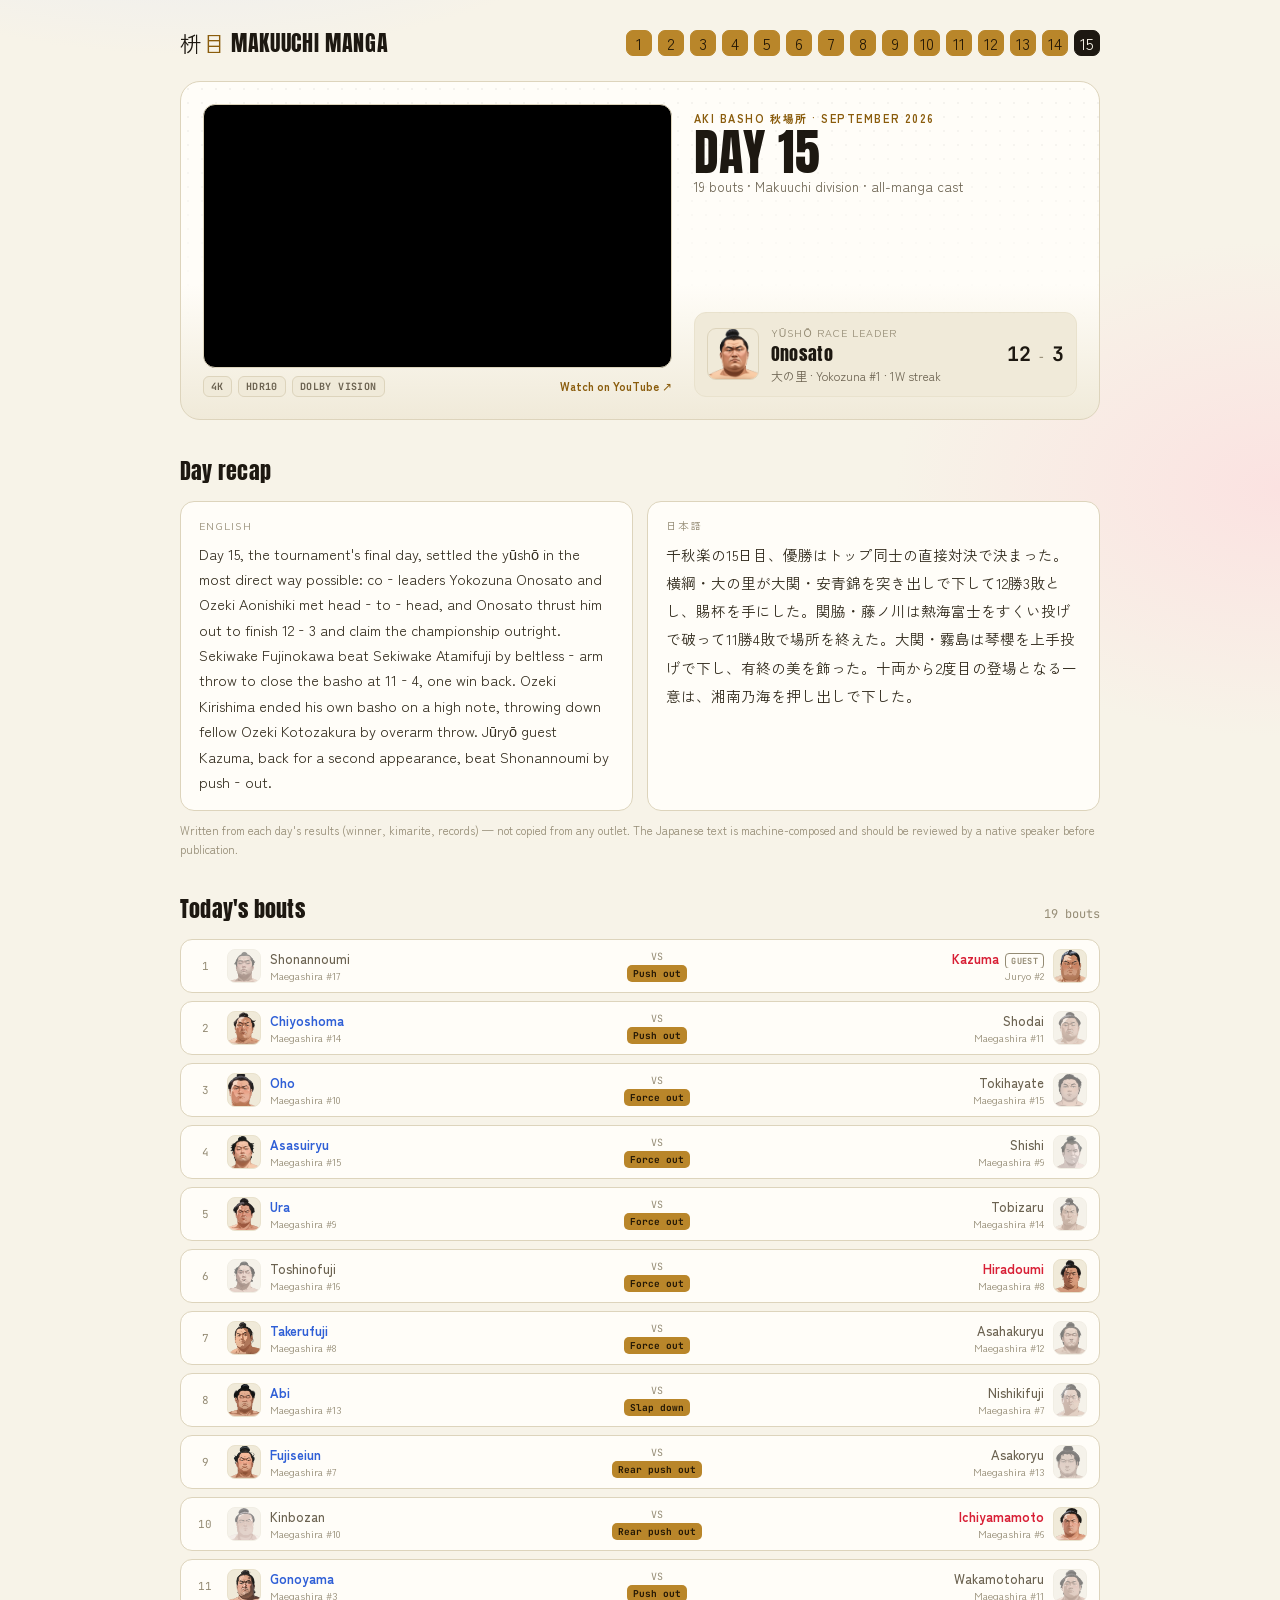
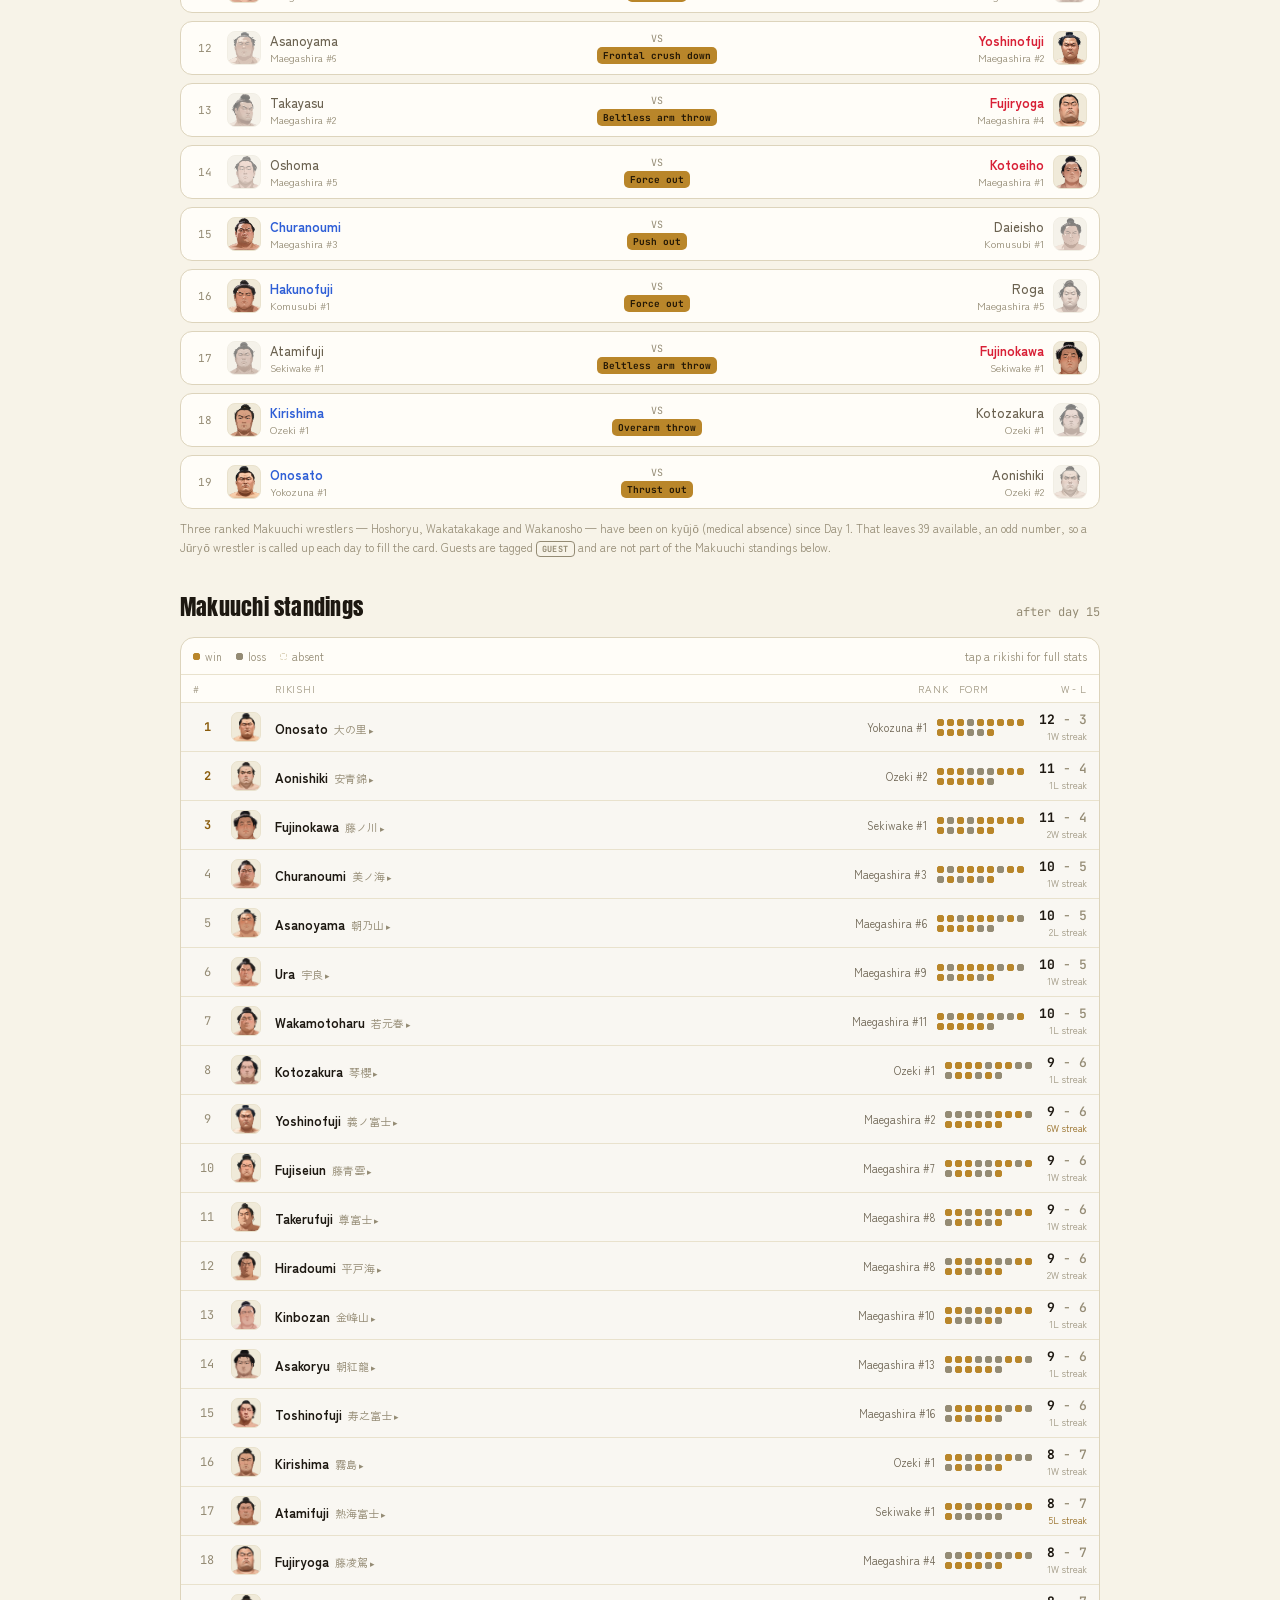
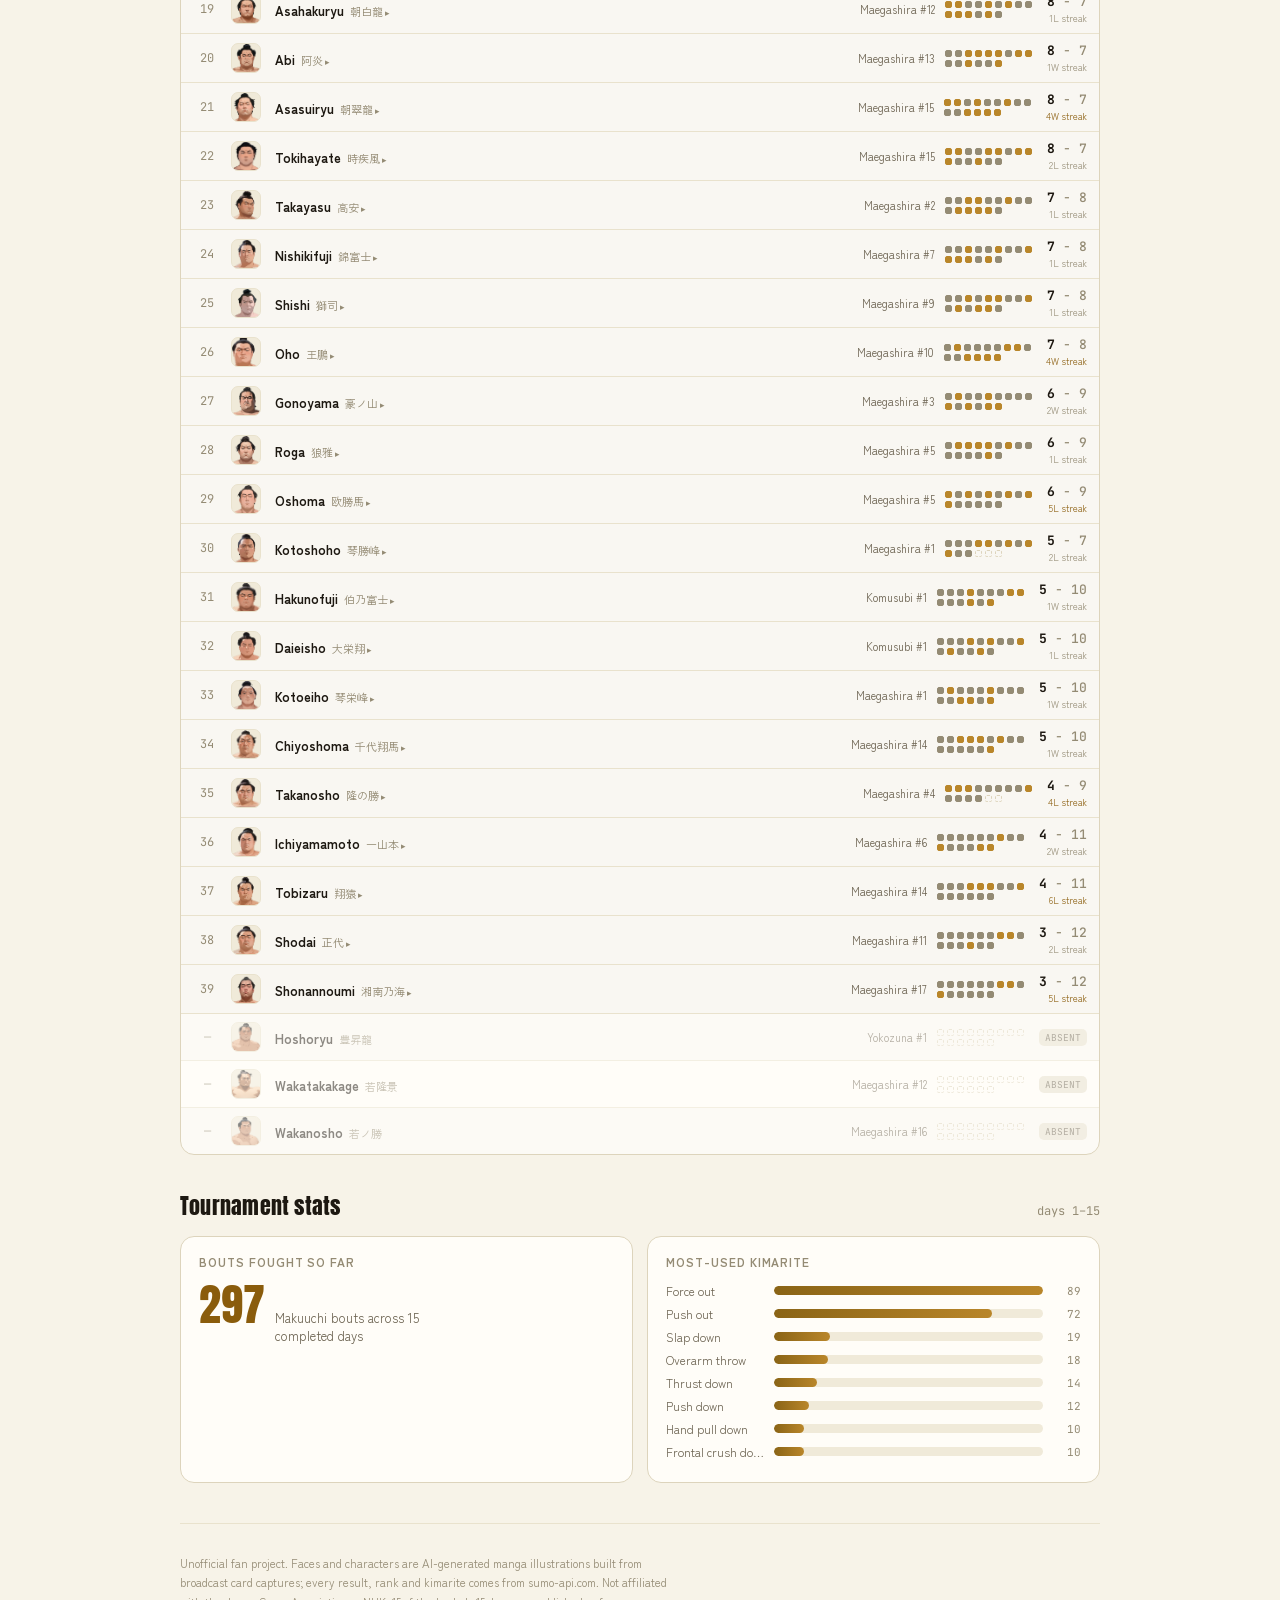
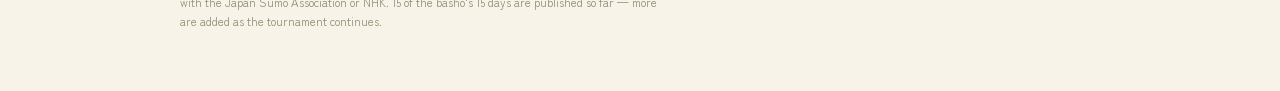
<file: index.html>
<!doctype html>
<html lang="en">
<head>
<meta charset="utf-8">
<meta name="viewport" content="width=device-width, initial-scale=1">
<title>Day 15 Results — Aki Basho 2026 in Manga Style | Makuuchi Manga</title>
<meta name="description" content="Day 15, the tournament&#x27;s final day, settled the yūshō in the most direct way possible: co‑leaders Yokozuna Onosato and Ozeki Aonishiki met head‑to‑head, and ...">
<link rel="canonical" href="https://masume.art/">
<meta property="og:type" content="video.other">
<meta property="og:title" content="Day 15 Results — Aki Basho 2026 in Manga Style | Makuuchi Manga">
<meta property="og:description" content="Day 15, the tournament&#x27;s final day, settled the yūshō in the most direct way possible: co‑leaders Yokozuna Onosato and Ozeki Aonishiki met head‑to‑head, and ...">
<meta property="og:url" content="https://masume.art/">
<meta property="og:image" content="https://i.ytimg.com/vi/pdhqlb6YBd4/hqdefault.jpg">
<meta property="og:site_name" content="Makuuchi Manga">
<meta name="twitter:card" content="summary_large_image">
<meta name="twitter:title" content="Day 15 Results — Aki Basho 2026 in Manga Style | Makuuchi Manga">
<meta name="twitter:description" content="Day 15, the tournament&#x27;s final day, settled the yūshō in the most direct way possible: co‑leaders Yokozuna Onosato and Ozeki Aonishiki met head‑to‑head, and ...">
<meta name="twitter:image" content="https://i.ytimg.com/vi/pdhqlb6YBd4/hqdefault.jpg">
<link rel="preconnect" href="https://fonts.googleapis.com">
<link rel="preconnect" href="https://fonts.gstatic.com" crossorigin>
<link href="https://fonts.googleapis.com/css2?family=Anton&family=Zen+Kaku+Gothic+New:wght@400;500;700;900&family=JetBrains+Mono:wght@500;700&display=swap" rel="stylesheet">
<link rel="stylesheet" href="/styles.css">
<script type="application/ld+json">{"@context": "https://schema.org", "@type": "WebPage", "name": "Day 15 Results — Aki Basho 2026 in Manga Style | Makuuchi Manga", "description": "Day 15, the tournament's final day, settled the yūshō in the most direct way possible: co‑leaders Yokozuna Onosato and Ozeki Aonishiki met head‑to‑head, and ...", "url": "https://masume.art/", "inLanguage": ["en", "ja"], "isPartOf": {"@type": "WebSite", "name": "Makuuchi Manga", "url": "https://masume.art"}, "video": {"@type": "VideoObject", "name": "Sumo September 2026 (Aki Basho) Day 15 Results | Makuuchi Standings in Manga Style [4K HDR]", "description": "Day 15, the tournament's final day, settled the yūshō in the most direct way possible: co‑leaders Yokozuna Onosato and Ozeki Aonishiki met head‑to‑head, and ...", "thumbnailUrl": "https://i.ytimg.com/vi/pdhqlb6YBd4/hqdefault.jpg", "embedUrl": "https://www.youtube-nocookie.com/embed/pdhqlb6YBd4"}}</script>
</head>
<body>
<div class="wrap">

  <div class="topbar">
    <div class="brand">
      <span class="mark">枡<span style="color:var(--gold-text)">目</span> MAKUUCHI MANGA</span>
    </div>
    <nav class="daynav" aria-label="Tournament days"><a class="chip done" href="/day/1/">1</a><a class="chip done" href="/day/2/">2</a><a class="chip done" href="/day/3/">3</a><a class="chip done" href="/day/4/">4</a><a class="chip done" href="/day/5/">5</a><a class="chip done" href="/day/6/">6</a><a class="chip done" href="/day/7/">7</a><a class="chip done" href="/day/8/">8</a><a class="chip done" href="/day/9/">9</a><a class="chip done" href="/day/10/">10</a><a class="chip done" href="/day/11/">11</a><a class="chip done" href="/day/12/">12</a><a class="chip done" href="/day/13/">13</a><a class="chip done" href="/day/14/">14</a><a class="chip current" href="/">15</a></nav>
  </div>

  <div class="hero">
    <div class="hero-video">
      <div class="yt-wrap">
        <iframe src="https://www.youtube-nocookie.com/embed/pdhqlb6YBd4"
          title="Day 15 — Aki Basho, Makuuchi standings in manga style" loading="lazy"
          allow="accelerometer; clipboard-write; encrypted-media; gyroscope; picture-in-picture; web-share"
          allowfullscreen referrerpolicy="strict-origin-when-cross-origin"></iframe>
      </div>
      <div class="yt-meta">
        <span class="badge">4K</span>
        <span class="badge">HDR10</span>
        <span class="badge">DOLBY VISION</span>
        <a class="yt-external" href="https://youtu.be/pdhqlb6YBd4" target="_blank" rel="noopener">Watch on YouTube ↗</a>
      </div>
    </div>

    <div class="hero-info">
      <div>
        <span class="eyebrow">Aki Basho 秋場所 · September 2026</span>
        <h1>DAY 15</h1>
        <div class="date">19 bouts · Makuuchi division · all-manga cast</div>
      </div>
      <div class="leader-card">
        <img src="/portraits/8850.png" alt="Onosato" width="52" height="52">
        <div>
          <div class="l1">Yūshō race leader</div>
          <div class="l2">Onosato</div>
          <div class="l3">大の里 · Yokozuna #1 · 1W streak</div>
        </div>
        <div class="rec">12<small>&nbsp;-&nbsp;</small>3</div>
      </div>
    </div>
  </div>

  <section>
    <div class="section-head"><h2>Day recap</h2></div>
    <div class="recap">
      <div class="recap-panel en">
        <span class="lang">English</span>
        <p>Day 15, the tournament's final day, settled the yūshō in the most direct way possible: co‑leaders Yokozuna Onosato and Ozeki Aonishiki met head‑to‑head, and Onosato thrust him out to finish 12‑3 and claim the championship outright. Sekiwake Fujinokawa beat Sekiwake Atamifuji by beltless‑arm throw to close the basho at 11‑4, one win back. Ozeki Kirishima ended his own basho on a high note, throwing down fellow Ozeki Kotozakura by overarm throw. Jūryō guest Kazuma, back for a second appearance, beat Shonannoumi by push‑out.</p>
      </div>
      <div class="recap-panel jp">
        <span class="lang">日本語</span>
        <p>千秋楽の15日目、優勝はトップ同士の直接対決で決まった。横綱・大の里が大関・安青錦を突き出しで下して12勝3敗とし、賜杯を手にした。関脇・藤ノ川は熱海富士をすくい投げで破って11勝4敗で場所を終えた。大関・霧島は琴櫻を上手投げで下し、有終の美を飾った。十両から2度目の登場となる一意は、湘南乃海を押し出しで下した。</p>
      </div>
    </div>
    <p class="recap-note">Written from each day's results (winner, kimarite, records) — not copied from any outlet. The Japanese text is machine-composed and should be reviewed by a native speaker before publication.</p>
  </section>

  <section>
    <div class="section-head"><h2>Today's bouts</h2><span class="count">19 bouts</span></div>
    <div class="bouts">
  <div class="bout">
    <div class="n">1</div>
    <div class="side east loser">
      <img src="/portraits/49.png" alt="Shonannoumi" width="34" height="34" loading="lazy">
      <div class="nm"><div class="name">Shonannoumi</div><div class="rank">Maegashira #17</div></div>
    </div>
    <div class="vs">VS<span class="kim">Push out</span></div>
    <div class="side b west ">
      <img src="/portraits/8865.png" alt="Kazuma" width="34" height="34" loading="lazy">
      <div class="nm"><div class="name">Kazuma<span class="guest-badge">GUEST</span></div><div class="rank">Juryo #2</div></div>
    </div>
  </div>
  <div class="bout">
    <div class="n">2</div>
    <div class="side east ">
      <img src="/portraits/39.png" alt="Chiyoshoma" width="34" height="34" loading="lazy">
      <div class="nm"><div class="name">Chiyoshoma</div><div class="rank">Maegashira #14</div></div>
    </div>
    <div class="vs">VS<span class="kim">Push out</span></div>
    <div class="side b west loser">
      <img src="/portraits/33.png" alt="Shodai" width="34" height="34" loading="lazy">
      <div class="nm"><div class="name">Shodai</div><div class="rank">Maegashira #11</div></div>
    </div>
  </div>
  <div class="bout">
    <div class="n">3</div>
    <div class="side east ">
      <img src="/portraits/41.png" alt="Oho" width="34" height="34" loading="lazy">
      <div class="nm"><div class="name">Oho</div><div class="rank">Maegashira #10</div></div>
    </div>
    <div class="vs">VS<span class="kim">Force out</span></div>
    <div class="side b west loser">
      <img src="/portraits/83.png" alt="Tokihayate" width="34" height="34" loading="lazy">
      <div class="nm"><div class="name">Tokihayate</div><div class="rank">Maegashira #15</div></div>
    </div>
  </div>
  <div class="bout">
    <div class="n">4</div>
    <div class="side east ">
      <img src="/portraits/8859.png" alt="Asasuiryu" width="34" height="34" loading="lazy">
      <div class="nm"><div class="name">Asasuiryu</div><div class="rank">Maegashira #15</div></div>
    </div>
    <div class="vs">VS<span class="kim">Force out</span></div>
    <div class="side b west loser">
      <img src="/portraits/86.png" alt="Shishi" width="34" height="34" loading="lazy">
      <div class="nm"><div class="name">Shishi</div><div class="rank">Maegashira #9</div></div>
    </div>
  </div>
  <div class="bout">
    <div class="n">5</div>
    <div class="side east ">
      <img src="/portraits/28.png" alt="Ura" width="34" height="34" loading="lazy">
      <div class="nm"><div class="name">Ura</div><div class="rank">Maegashira #9</div></div>
    </div>
    <div class="vs">VS<span class="kim">Force out</span></div>
    <div class="side b west loser">
      <img src="/portraits/21.png" alt="Tobizaru" width="34" height="34" loading="lazy">
      <div class="nm"><div class="name">Tobizaru</div><div class="rank">Maegashira #14</div></div>
    </div>
  </div>
  <div class="bout">
    <div class="n">6</div>
    <div class="side east loser">
      <img src="/portraits/8866.png" alt="Toshinofuji" width="34" height="34" loading="lazy">
      <div class="nm"><div class="name">Toshinofuji</div><div class="rank">Maegashira #16</div></div>
    </div>
    <div class="vs">VS<span class="kim">Force out</span></div>
    <div class="side b west ">
      <img src="/portraits/24.png" alt="Hiradoumi" width="34" height="34" loading="lazy">
      <div class="nm"><div class="name">Hiradoumi</div><div class="rank">Maegashira #8</div></div>
    </div>
  </div>
  <div class="bout">
    <div class="n">7</div>
    <div class="side east ">
      <img src="/portraits/5.png" alt="Takerufuji" width="34" height="34" loading="lazy">
      <div class="nm"><div class="name">Takerufuji</div><div class="rank">Maegashira #8</div></div>
    </div>
    <div class="vs">VS<span class="kim">Force out</span></div>
    <div class="side b west loser">
      <img src="/portraits/607.png" alt="Asahakuryu" width="34" height="34" loading="lazy">
      <div class="nm"><div class="name">Asahakuryu</div><div class="rank">Maegashira #12</div></div>
    </div>
  </div>
  <div class="bout">
    <div class="n">8</div>
    <div class="side east ">
      <img src="/portraits/22.png" alt="Abi" width="34" height="34" loading="lazy">
      <div class="nm"><div class="name">Abi</div><div class="rank">Maegashira #13</div></div>
    </div>
    <div class="vs">VS<span class="kim">Slap down</span></div>
    <div class="side b west loser">
      <img src="/portraits/40.png" alt="Nishikifuji" width="34" height="34" loading="lazy">
      <div class="nm"><div class="name">Nishikifuji</div><div class="rank">Maegashira #7</div></div>
    </div>
  </div>
  <div class="bout">
    <div class="n">9</div>
    <div class="side east ">
      <img src="/portraits/82.png" alt="Fujiseiun" width="34" height="34" loading="lazy">
      <div class="nm"><div class="name">Fujiseiun</div><div class="rank">Maegashira #7</div></div>
    </div>
    <div class="vs">VS<span class="kim">Rear push out</span></div>
    <div class="side b west loser">
      <img src="/portraits/164.png" alt="Asakoryu" width="34" height="34" loading="lazy">
      <div class="nm"><div class="name">Asakoryu</div><div class="rank">Maegashira #13</div></div>
    </div>
  </div>
  <div class="bout">
    <div class="n">10</div>
    <div class="side east loser">
      <img src="/portraits/50.png" alt="Kinbozan" width="34" height="34" loading="lazy">
      <div class="nm"><div class="name">Kinbozan</div><div class="rank">Maegashira #10</div></div>
    </div>
    <div class="vs">VS<span class="kim">Rear push out</span></div>
    <div class="side b west ">
      <img src="/portraits/11.png" alt="Ichiyamamoto" width="34" height="34" loading="lazy">
      <div class="nm"><div class="name">Ichiyamamoto</div><div class="rank">Maegashira #6</div></div>
    </div>
  </div>
  <div class="bout">
    <div class="n">11</div>
    <div class="side east ">
      <img src="/portraits/56.png" alt="Gonoyama" width="34" height="34" loading="lazy">
      <div class="nm"><div class="name">Gonoyama</div><div class="rank">Maegashira #3</div></div>
    </div>
    <div class="vs">VS<span class="kim">Push out</span></div>
    <div class="side b west loser">
      <img src="/portraits/13.png" alt="Wakamotoharu" width="34" height="34" loading="lazy">
      <div class="nm"><div class="name">Wakamotoharu</div><div class="rank">Maegashira #11</div></div>
    </div>
  </div>
  <div class="bout">
    <div class="n">12</div>
    <div class="side east loser">
      <img src="/portraits/2.png" alt="Asanoyama" width="34" height="34" loading="lazy">
      <div class="nm"><div class="name">Asanoyama</div><div class="rank">Maegashira #6</div></div>
    </div>
    <div class="vs">VS<span class="kim">Frontal crush down</span></div>
    <div class="side b west ">
      <img src="/portraits/8857.png" alt="Yoshinofuji" width="34" height="34" loading="lazy">
      <div class="nm"><div class="name">Yoshinofuji</div><div class="rank">Maegashira #2</div></div>
    </div>
  </div>
  <div class="bout">
    <div class="n">13</div>
    <div class="side east loser">
      <img src="/portraits/44.png" alt="Takayasu" width="34" height="34" loading="lazy">
      <div class="nm"><div class="name">Takayasu</div><div class="rank">Maegashira #2</div></div>
    </div>
    <div class="vs">VS<span class="kim">Beltless arm throw</span></div>
    <div class="side b west ">
      <img src="/portraits/9051.png" alt="Fujiryoga" width="34" height="34" loading="lazy">
      <div class="nm"><div class="name">Fujiryoga</div><div class="rank">Maegashira #4</div></div>
    </div>
  </div>
  <div class="bout">
    <div class="n">14</div>
    <div class="side east loser">
      <img src="/portraits/61.png" alt="Oshoma" width="34" height="34" loading="lazy">
      <div class="nm"><div class="name">Oshoma</div><div class="rank">Maegashira #5</div></div>
    </div>
    <div class="vs">VS<span class="kim">Force out</span></div>
    <div class="side b west ">
      <img src="/portraits/112.png" alt="Kotoeiho" width="34" height="34" loading="lazy">
      <div class="nm"><div class="name">Kotoeiho</div><div class="rank">Maegashira #1</div></div>
    </div>
  </div>
  <div class="bout">
    <div class="n">15</div>
    <div class="side east ">
      <img src="/portraits/71.png" alt="Churanoumi" width="34" height="34" loading="lazy">
      <div class="nm"><div class="name">Churanoumi</div><div class="rank">Maegashira #3</div></div>
    </div>
    <div class="vs">VS<span class="kim">Push out</span></div>
    <div class="side b west loser">
      <img src="/portraits/9.png" alt="Daieisho" width="34" height="34" loading="lazy">
      <div class="nm"><div class="name">Daieisho</div><div class="rank">Komusubi #1</div></div>
    </div>
  </div>
  <div class="bout">
    <div class="n">16</div>
    <div class="side east ">
      <img src="/portraits/3.png" alt="Hakunofuji" width="34" height="34" loading="lazy">
      <div class="nm"><div class="name">Hakunofuji</div><div class="rank">Komusubi #1</div></div>
    </div>
    <div class="vs">VS<span class="kim">Force out</span></div>
    <div class="side b west loser">
      <img src="/portraits/55.png" alt="Roga" width="34" height="34" loading="lazy">
      <div class="nm"><div class="name">Roga</div><div class="rank">Maegashira #5</div></div>
    </div>
  </div>
  <div class="bout">
    <div class="n">17</div>
    <div class="side east loser">
      <img src="/portraits/74.png" alt="Atamifuji" width="34" height="34" loading="lazy">
      <div class="nm"><div class="name">Atamifuji</div><div class="rank">Sekiwake #1</div></div>
    </div>
    <div class="vs">VS<span class="kim">Beltless arm throw</span></div>
    <div class="side b west ">
      <img src="/portraits/615.png" alt="Fujinokawa" width="34" height="34" loading="lazy">
      <div class="nm"><div class="name">Fujinokawa</div><div class="rank">Sekiwake #1</div></div>
    </div>
  </div>
  <div class="bout">
    <div class="n">18</div>
    <div class="side east ">
      <img src="/portraits/7.png" alt="Kirishima" width="34" height="34" loading="lazy">
      <div class="nm"><div class="name">Kirishima</div><div class="rank">Ozeki #1</div></div>
    </div>
    <div class="vs">VS<span class="kim">Overarm throw</span></div>
    <div class="side b west loser">
      <img src="/portraits/20.png" alt="Kotozakura" width="34" height="34" loading="lazy">
      <div class="nm"><div class="name">Kotozakura</div><div class="rank">Ozeki #1</div></div>
    </div>
  </div>
  <div class="bout">
    <div class="n">19</div>
    <div class="side east ">
      <img src="/portraits/8850.png" alt="Onosato" width="34" height="34" loading="lazy">
      <div class="nm"><div class="name">Onosato</div><div class="rank">Yokozuna #1</div></div>
    </div>
    <div class="vs">VS<span class="kim">Thrust out</span></div>
    <div class="side b west loser">
      <img src="/portraits/8854.png" alt="Aonishiki" width="34" height="34" loading="lazy">
      <div class="nm"><div class="name">Aonishiki</div><div class="rank">Ozeki #2</div></div>
    </div>
  </div>
    </div>
    <p class="note">Three ranked Makuuchi wrestlers — Hoshoryu, Wakatakakage and Wakanosho — have been on kyūjō (medical absence) since Day 1. That leaves 39 available, an odd number, so a Jūryō wrestler is called up each day to fill the card. Guests are tagged <span class="guest-badge" style="margin-left:0">GUEST</span> and are not part of the Makuuchi standings below.</p>
  </section>

  <section>
    <div class="section-head"><h2>Makuuchi standings</h2><span class="count">after day 15</span></div>
    <div class="standings">
      <div class="standings-legend">
        <span class="lg"><span class="dot" style="background:var(--gold);border:1px solid var(--gold)"></span>win</span>
        <span class="lg"><span class="dot" style="background:var(--ink-faint);border:1px solid var(--ink-faint)"></span>loss</span>
        <span class="lg"><span class="dot" style="border:1px dashed var(--line)"></span>absent</span>
        <span style="margin-left:auto">tap a rikishi for full stats</span>
      </div>
      <div class="shead"><span>#</span><span>·</span><span>Rikishi</span><span class="srank-h">Rank</span><span>Form</span><span style="text-align:right">W&#8209;L</span></div>
  <div class="srow top" data-detail="d15-8850">
    <div class="spos">1</div>
    <img src="/portraits/8850.png" alt="Onosato" width="30" height="30" loading="lazy">
    <div class="sname"><span class="name">Onosato</span><span class="jp">大の里</span><span class="chev">▸</span></div>
    <div class="srank">Yokozuna #1</div>
    <div class="formdots"><span class="w" title="Day 1: won"></span><span class="w" title="Day 2: won"></span><span class="w" title="Day 3: won"></span><span class="l" title="Day 4: lost"></span><span class="w" title="Day 5: won"></span><span class="w" title="Day 6: won"></span><span class="w" title="Day 7: won"></span><span class="w" title="Day 8: won"></span><span class="w" title="Day 9: won"></span><span class="w" title="Day 10: won"></span><span class="w" title="Day 11: won"></span><span class="w" title="Day 12: won"></span><span class="l" title="Day 13: lost"></span><span class="l" title="Day 14: lost"></span><span class="w" title="Day 15: won"></span></div>
    <div class="srec-wrap"><div class="srec">12<span class="l"> - 3</span></div><span class="sstreak">1W streak</span></div>
  </div>
  <div class="sdetail" id="d15-8850" hidden>
    <div class="sdetail-grid">
      <div>
        <h4>Fighting style this basho (wins by technique family)</h4>
        <div class="style-bar"><i class="oshi" style="width:33.3%" title="Push / thrust (oshi-zumo): 4"></i><i class="yotsu" style="width:33.3%" title="Grappling / belt (yotsu-zumo): 4"></i><i class="other" style="width:33.3%" title="Other (trips, twists, hand techniques): 4"></i></div><div class="style-legend"><span><b class="oshi"></b>Push / thrust · 4</span><span><b class="yotsu"></b>Grappling / belt · 4</span><span><b class="other"></b>Other · 4</span></div>
        <p class="bw-line"><b>Onosato</b>'s best win this basho: beat <b>Aonishiki</b> (Ozeki #2) on Day 15.</p>
      </div>
      <div>
        <h4>Physical profile vs. the Makuuchi field</h4>
        <div class="range">
    <div class="rlabel"><span>Height</span><b>190cm</b></div>
    <div class="range-track"><span class="avgtick" style="left:51.4%" title="Makuuchi average: 184.3cm"></span>
      <span class="me" style="left:77.3%"></span></div>
    <div class="rends"><span>173cm</span><span>field avg 184.3cm</span><span>195cm</span></div>
  </div>
        <div class="range">
    <div class="rlabel"><span>Weight</span><b>188kg</b></div>
    <div class="range-track"><span class="avgtick" style="left:48.5%" title="Makuuchi average: 157.8kg"></span>
      <span class="me" style="left:87.2%"></span></div>
    <div class="rends"><span>120kg</span><span>field avg 157.8kg</span><span>198kg</span></div>
  </div>
        <div class="range">
    <div class="rlabel"><span>Age</span><b>26 yo</b></div>
    <div class="range-track"><span class="avgtick" style="left:49.3%" title="Makuuchi average: 28.4 yo"></span>
      <span class="me" style="left:33.3%"></span></div>
    <div class="rends"><span>21 yo</span><span>field avg 28.4 yo</span><span>36 yo</span></div>
  </div>
      </div>
    </div>
  </div>
  <div class="srow top" data-detail="d15-8854">
    <div class="spos">2</div>
    <img src="/portraits/8854.png" alt="Aonishiki" width="30" height="30" loading="lazy">
    <div class="sname"><span class="name">Aonishiki</span><span class="jp">安青錦</span><span class="chev">▸</span></div>
    <div class="srank">Ozeki #2</div>
    <div class="formdots"><span class="w" title="Day 1: won"></span><span class="w" title="Day 2: won"></span><span class="w" title="Day 3: won"></span><span class="l" title="Day 4: lost"></span><span class="l" title="Day 5: lost"></span><span class="l" title="Day 6: lost"></span><span class="w" title="Day 7: won"></span><span class="w" title="Day 8: won"></span><span class="w" title="Day 9: won"></span><span class="w" title="Day 10: won"></span><span class="w" title="Day 11: won"></span><span class="w" title="Day 12: won"></span><span class="w" title="Day 13: won"></span><span class="w" title="Day 14: won"></span><span class="l" title="Day 15: lost"></span></div>
    <div class="srec-wrap"><div class="srec">11<span class="l"> - 4</span></div><span class="sstreak">1L streak</span></div>
  </div>
  <div class="sdetail" id="d15-8854" hidden>
    <div class="sdetail-grid">
      <div>
        <h4>Fighting style this basho (wins by technique family)</h4>
        <div class="style-bar"><i class="oshi" style="width:9.1%" title="Push / thrust (oshi-zumo): 1"></i><i class="yotsu" style="width:81.8%" title="Grappling / belt (yotsu-zumo): 9"></i><i class="other" style="width:9.1%" title="Other (trips, twists, hand techniques): 1"></i></div><div class="style-legend"><span><b class="oshi"></b>Push / thrust · 1</span><span><b class="yotsu"></b>Grappling / belt · 9</span><span><b class="other"></b>Other · 1</span></div>
        <p class="bw-line"><b>Aonishiki</b>'s best win this basho: beat <b>Kotozakura</b> (Ozeki #1) on Day 13.</p>
      </div>
      <div>
        <h4>Physical profile vs. the Makuuchi field</h4>
        <div class="range">
    <div class="rlabel"><span>Height</span><b>182cm</b></div>
    <div class="range-track"><span class="avgtick" style="left:51.4%" title="Makuuchi average: 184.3cm"></span>
      <span class="me" style="left:40.9%"></span></div>
    <div class="rends"><span>173cm</span><span>field avg 184.3cm</span><span>195cm</span></div>
  </div>
        <div class="range">
    <div class="rlabel"><span>Weight</span><b>142kg</b></div>
    <div class="range-track"><span class="avgtick" style="left:48.5%" title="Makuuchi average: 157.8kg"></span>
      <span class="me" style="left:28.2%"></span></div>
    <div class="rends"><span>120kg</span><span>field avg 157.8kg</span><span>198kg</span></div>
  </div>
        <div class="range">
    <div class="rlabel"><span>Age</span><b>22 yo</b></div>
    <div class="range-track"><span class="avgtick" style="left:49.3%" title="Makuuchi average: 28.4 yo"></span>
      <span class="me" style="left:6.7%"></span></div>
    <div class="rends"><span>21 yo</span><span>field avg 28.4 yo</span><span>36 yo</span></div>
  </div>
      </div>
    </div>
  </div>
  <div class="srow top" data-detail="d15-615">
    <div class="spos">3</div>
    <img src="/portraits/615.png" alt="Fujinokawa" width="30" height="30" loading="lazy">
    <div class="sname"><span class="name">Fujinokawa</span><span class="jp">藤ノ川</span><span class="chev">▸</span></div>
    <div class="srank">Sekiwake #1</div>
    <div class="formdots"><span class="w" title="Day 1: won"></span><span class="l" title="Day 2: lost"></span><span class="w" title="Day 3: won"></span><span class="l" title="Day 4: lost"></span><span class="w" title="Day 5: won"></span><span class="w" title="Day 6: won"></span><span class="w" title="Day 7: won"></span><span class="w" title="Day 8: won"></span><span class="w" title="Day 9: won"></span><span class="w" title="Day 10: won"></span><span class="l" title="Day 11: lost"></span><span class="w" title="Day 12: won"></span><span class="l" title="Day 13: lost"></span><span class="w" title="Day 14: won"></span><span class="w" title="Day 15: won"></span></div>
    <div class="srec-wrap"><div class="srec">11<span class="l"> - 4</span></div><span class="sstreak">2W streak</span></div>
  </div>
  <div class="sdetail" id="d15-615" hidden>
    <div class="sdetail-grid">
      <div>
        <h4>Fighting style this basho (wins by technique family)</h4>
        <div class="style-bar"><i class="oshi" style="width:63.6%" title="Push / thrust (oshi-zumo): 7"></i><i class="yotsu" style="width:36.4%" title="Grappling / belt (yotsu-zumo): 4"></i></div><div class="style-legend"><span><b class="oshi"></b>Push / thrust · 7</span><span><b class="yotsu"></b>Grappling / belt · 4</span></div>
        <p class="bw-line"><b>Fujinokawa</b>'s best win this basho: beat <b>Kotozakura</b> (Ozeki #1) on Day 9.</p>
      </div>
      <div>
        <h4>Physical profile vs. the Makuuchi field</h4>
        <div class="range">
    <div class="rlabel"><span>Height</span><b>177cm</b></div>
    <div class="range-track"><span class="avgtick" style="left:51.4%" title="Makuuchi average: 184.3cm"></span>
      <span class="me" style="left:18.2%"></span></div>
    <div class="rends"><span>173cm</span><span>field avg 184.3cm</span><span>195cm</span></div>
  </div>
        <div class="range">
    <div class="rlabel"><span>Weight</span><b>125kg</b></div>
    <div class="range-track"><span class="avgtick" style="left:48.5%" title="Makuuchi average: 157.8kg"></span>
      <span class="me" style="left:6.4%"></span></div>
    <div class="rends"><span>120kg</span><span>field avg 157.8kg</span><span>198kg</span></div>
  </div>
        <div class="range">
    <div class="rlabel"><span>Age</span><b>21 yo</b></div>
    <div class="range-track"><span class="avgtick" style="left:49.3%" title="Makuuchi average: 28.4 yo"></span>
      <span class="me" style="left:2.0%"></span></div>
    <div class="rends"><span>21 yo</span><span>field avg 28.4 yo</span><span>36 yo</span></div>
  </div>
      </div>
    </div>
  </div>
  <div class="srow" data-detail="d15-71">
    <div class="spos">4</div>
    <img src="/portraits/71.png" alt="Churanoumi" width="30" height="30" loading="lazy">
    <div class="sname"><span class="name">Churanoumi</span><span class="jp">美ノ海</span><span class="chev">▸</span></div>
    <div class="srank">Maegashira #3</div>
    <div class="formdots"><span class="w" title="Day 1: won"></span><span class="l" title="Day 2: lost"></span><span class="w" title="Day 3: won"></span><span class="w" title="Day 4: won"></span><span class="w" title="Day 5: won"></span><span class="w" title="Day 6: won"></span><span class="l" title="Day 7: lost"></span><span class="w" title="Day 8: won"></span><span class="w" title="Day 9: won"></span><span class="l" title="Day 10: lost"></span><span class="w" title="Day 11: won"></span><span class="l" title="Day 12: lost"></span><span class="w" title="Day 13: won"></span><span class="l" title="Day 14: lost"></span><span class="w" title="Day 15: won"></span></div>
    <div class="srec-wrap"><div class="srec">10<span class="l"> - 5</span></div><span class="sstreak">1W streak</span></div>
  </div>
  <div class="sdetail" id="d15-71" hidden>
    <div class="sdetail-grid">
      <div>
        <h4>Fighting style this basho (wins by technique family)</h4>
        <div class="style-bar"><i class="oshi" style="width:70.0%" title="Push / thrust (oshi-zumo): 7"></i><i class="yotsu" style="width:20.0%" title="Grappling / belt (yotsu-zumo): 2"></i><i class="other" style="width:10.0%" title="Other (trips, twists, hand techniques): 1"></i></div><div class="style-legend"><span><b class="oshi"></b>Push / thrust · 7</span><span><b class="yotsu"></b>Grappling / belt · 2</span><span><b class="other"></b>Other · 1</span></div>
        <p class="bw-line"><b>Churanoumi</b>'s best win this basho: beat <b>Kotozakura</b> (Ozeki #1) on Day 5.</p>
      </div>
      <div>
        <h4>Physical profile vs. the Makuuchi field</h4>
        <div class="range">
    <div class="rlabel"><span>Height</span><b>176cm</b></div>
    <div class="range-track"><span class="avgtick" style="left:51.4%" title="Makuuchi average: 184.3cm"></span>
      <span class="me" style="left:13.6%"></span></div>
    <div class="rends"><span>173cm</span><span>field avg 184.3cm</span><span>195cm</span></div>
  </div>
        <div class="range">
    <div class="rlabel"><span>Weight</span><b>157kg</b></div>
    <div class="range-track"><span class="avgtick" style="left:48.5%" title="Makuuchi average: 157.8kg"></span>
      <span class="me" style="left:47.4%"></span></div>
    <div class="rends"><span>120kg</span><span>field avg 157.8kg</span><span>198kg</span></div>
  </div>
        <div class="range">
    <div class="rlabel"><span>Age</span><b>33 yo</b></div>
    <div class="range-track"><span class="avgtick" style="left:49.3%" title="Makuuchi average: 28.4 yo"></span>
      <span class="me" style="left:80.0%"></span></div>
    <div class="rends"><span>21 yo</span><span>field avg 28.4 yo</span><span>36 yo</span></div>
  </div>
      </div>
    </div>
  </div>
  <div class="srow" data-detail="d15-2">
    <div class="spos">5</div>
    <img src="/portraits/2.png" alt="Asanoyama" width="30" height="30" loading="lazy">
    <div class="sname"><span class="name">Asanoyama</span><span class="jp">朝乃山</span><span class="chev">▸</span></div>
    <div class="srank">Maegashira #6</div>
    <div class="formdots"><span class="w" title="Day 1: won"></span><span class="w" title="Day 2: won"></span><span class="l" title="Day 3: lost"></span><span class="w" title="Day 4: won"></span><span class="w" title="Day 5: won"></span><span class="w" title="Day 6: won"></span><span class="l" title="Day 7: lost"></span><span class="w" title="Day 8: won"></span><span class="l" title="Day 9: lost"></span><span class="w" title="Day 10: won"></span><span class="w" title="Day 11: won"></span><span class="w" title="Day 12: won"></span><span class="w" title="Day 13: won"></span><span class="l" title="Day 14: lost"></span><span class="l" title="Day 15: lost"></span></div>
    <div class="srec-wrap"><div class="srec">10<span class="l"> - 5</span></div><span class="sstreak">2L streak</span></div>
  </div>
  <div class="sdetail" id="d15-2" hidden>
    <div class="sdetail-grid">
      <div>
        <h4>Fighting style this basho (wins by technique family)</h4>
        <div class="style-bar"><i class="oshi" style="width:30.0%" title="Push / thrust (oshi-zumo): 3"></i><i class="yotsu" style="width:70.0%" title="Grappling / belt (yotsu-zumo): 7"></i></div><div class="style-legend"><span><b class="oshi"></b>Push / thrust · 3</span><span><b class="yotsu"></b>Grappling / belt · 7</span></div>
        <p class="bw-line"><b>Asanoyama</b>'s best win this basho: beat <b>Atamifuji</b> (Sekiwake #1) on Day 13.</p>
      </div>
      <div>
        <h4>Physical profile vs. the Makuuchi field</h4>
        <div class="range">
    <div class="rlabel"><span>Height</span><b>188cm</b></div>
    <div class="range-track"><span class="avgtick" style="left:51.4%" title="Makuuchi average: 184.3cm"></span>
      <span class="me" style="left:68.2%"></span></div>
    <div class="rends"><span>173cm</span><span>field avg 184.3cm</span><span>195cm</span></div>
  </div>
        <div class="range">
    <div class="rlabel"><span>Weight</span><b>172kg</b></div>
    <div class="range-track"><span class="avgtick" style="left:48.5%" title="Makuuchi average: 157.8kg"></span>
      <span class="me" style="left:66.7%"></span></div>
    <div class="rends"><span>120kg</span><span>field avg 157.8kg</span><span>198kg</span></div>
  </div>
        <div class="range">
    <div class="rlabel"><span>Age</span><b>32 yo</b></div>
    <div class="range-track"><span class="avgtick" style="left:49.3%" title="Makuuchi average: 28.4 yo"></span>
      <span class="me" style="left:73.3%"></span></div>
    <div class="rends"><span>21 yo</span><span>field avg 28.4 yo</span><span>36 yo</span></div>
  </div>
      </div>
    </div>
  </div>
  <div class="srow" data-detail="d15-28">
    <div class="spos">6</div>
    <img src="/portraits/28.png" alt="Ura" width="30" height="30" loading="lazy">
    <div class="sname"><span class="name">Ura</span><span class="jp">宇良</span><span class="chev">▸</span></div>
    <div class="srank">Maegashira #9</div>
    <div class="formdots"><span class="w" title="Day 1: won"></span><span class="l" title="Day 2: lost"></span><span class="w" title="Day 3: won"></span><span class="w" title="Day 4: won"></span><span class="w" title="Day 5: won"></span><span class="w" title="Day 6: won"></span><span class="l" title="Day 7: lost"></span><span class="w" title="Day 8: won"></span><span class="l" title="Day 9: lost"></span><span class="w" title="Day 10: won"></span><span class="l" title="Day 11: lost"></span><span class="w" title="Day 12: won"></span><span class="w" title="Day 13: won"></span><span class="l" title="Day 14: lost"></span><span class="w" title="Day 15: won"></span></div>
    <div class="srec-wrap"><div class="srec">10<span class="l"> - 5</span></div><span class="sstreak">1W streak</span></div>
  </div>
  <div class="sdetail" id="d15-28" hidden>
    <div class="sdetail-grid">
      <div>
        <h4>Fighting style this basho (wins by technique family)</h4>
        <div class="style-bar"><i class="oshi" style="width:30.0%" title="Push / thrust (oshi-zumo): 3"></i><i class="yotsu" style="width:10.0%" title="Grappling / belt (yotsu-zumo): 1"></i><i class="other" style="width:60.0%" title="Other (trips, twists, hand techniques): 6"></i></div><div class="style-legend"><span><b class="oshi"></b>Push / thrust · 3</span><span><b class="yotsu"></b>Grappling / belt · 1</span><span><b class="other"></b>Other · 6</span></div>
        <p class="bw-line"><b>Ura</b>'s best win this basho: beat <b>Roga</b> (Maegashira #5) on Day 10.</p>
      </div>
      <div>
        <h4>Physical profile vs. the Makuuchi field</h4>
        <div class="range">
    <div class="rlabel"><span>Height</span><b>173cm</b></div>
    <div class="range-track"><span class="avgtick" style="left:51.4%" title="Makuuchi average: 184.3cm"></span>
      <span class="me" style="left:2.0%"></span></div>
    <div class="rends"><span>173cm</span><span>field avg 184.3cm</span><span>195cm</span></div>
  </div>
        <div class="range">
    <div class="rlabel"><span>Weight</span><b>138kg</b></div>
    <div class="range-track"><span class="avgtick" style="left:48.5%" title="Makuuchi average: 157.8kg"></span>
      <span class="me" style="left:23.1%"></span></div>
    <div class="rends"><span>120kg</span><span>field avg 157.8kg</span><span>198kg</span></div>
  </div>
        <div class="range">
    <div class="rlabel"><span>Age</span><b>34 yo</b></div>
    <div class="range-track"><span class="avgtick" style="left:49.3%" title="Makuuchi average: 28.4 yo"></span>
      <span class="me" style="left:86.7%"></span></div>
    <div class="rends"><span>21 yo</span><span>field avg 28.4 yo</span><span>36 yo</span></div>
  </div>
      </div>
    </div>
  </div>
  <div class="srow" data-detail="d15-13">
    <div class="spos">7</div>
    <img src="/portraits/13.png" alt="Wakamotoharu" width="30" height="30" loading="lazy">
    <div class="sname"><span class="name">Wakamotoharu</span><span class="jp">若元春</span><span class="chev">▸</span></div>
    <div class="srank">Maegashira #11</div>
    <div class="formdots"><span class="w" title="Day 1: won"></span><span class="l" title="Day 2: lost"></span><span class="w" title="Day 3: won"></span><span class="w" title="Day 4: won"></span><span class="l" title="Day 5: lost"></span><span class="w" title="Day 6: won"></span><span class="l" title="Day 7: lost"></span><span class="l" title="Day 8: lost"></span><span class="w" title="Day 9: won"></span><span class="w" title="Day 10: won"></span><span class="w" title="Day 11: won"></span><span class="w" title="Day 12: won"></span><span class="w" title="Day 13: won"></span><span class="w" title="Day 14: won"></span><span class="l" title="Day 15: lost"></span></div>
    <div class="srec-wrap"><div class="srec">10<span class="l"> - 5</span></div><span class="sstreak">1L streak</span></div>
  </div>
  <div class="sdetail" id="d15-13" hidden>
    <div class="sdetail-grid">
      <div>
        <h4>Fighting style this basho (wins by technique family)</h4>
        <div class="style-bar"><i class="oshi" style="width:10.0%" title="Push / thrust (oshi-zumo): 1"></i><i class="yotsu" style="width:60.0%" title="Grappling / belt (yotsu-zumo): 6"></i><i class="other" style="width:30.0%" title="Other (trips, twists, hand techniques): 3"></i></div><div class="style-legend"><span><b class="oshi"></b>Push / thrust · 1</span><span><b class="yotsu"></b>Grappling / belt · 6</span><span><b class="other"></b>Other · 3</span></div>
        <p class="bw-line"><b>Wakamotoharu</b>'s best win this basho: beat <b>Ichiyamamoto</b> (Maegashira #6) on Day 12.</p>
      </div>
      <div>
        <h4>Physical profile vs. the Makuuchi field</h4>
        <div class="range">
    <div class="rlabel"><span>Height</span><b>186cm</b></div>
    <div class="range-track"><span class="avgtick" style="left:51.4%" title="Makuuchi average: 184.3cm"></span>
      <span class="me" style="left:59.1%"></span></div>
    <div class="rends"><span>173cm</span><span>field avg 184.3cm</span><span>195cm</span></div>
  </div>
        <div class="range">
    <div class="rlabel"><span>Weight</span><b>149kg</b></div>
    <div class="range-track"><span class="avgtick" style="left:48.5%" title="Makuuchi average: 157.8kg"></span>
      <span class="me" style="left:37.2%"></span></div>
    <div class="rends"><span>120kg</span><span>field avg 157.8kg</span><span>198kg</span></div>
  </div>
        <div class="range">
    <div class="rlabel"><span>Age</span><b>32 yo</b></div>
    <div class="range-track"><span class="avgtick" style="left:49.3%" title="Makuuchi average: 28.4 yo"></span>
      <span class="me" style="left:73.3%"></span></div>
    <div class="rends"><span>21 yo</span><span>field avg 28.4 yo</span><span>36 yo</span></div>
  </div>
      </div>
    </div>
  </div>
  <div class="srow" data-detail="d15-20">
    <div class="spos">8</div>
    <img src="/portraits/20.png" alt="Kotozakura" width="30" height="30" loading="lazy">
    <div class="sname"><span class="name">Kotozakura</span><span class="jp">琴櫻</span><span class="chev">▸</span></div>
    <div class="srank">Ozeki #1</div>
    <div class="formdots"><span class="w" title="Day 1: won"></span><span class="w" title="Day 2: won"></span><span class="w" title="Day 3: won"></span><span class="w" title="Day 4: won"></span><span class="l" title="Day 5: lost"></span><span class="w" title="Day 6: won"></span><span class="w" title="Day 7: won"></span><span class="l" title="Day 8: lost"></span><span class="l" title="Day 9: lost"></span><span class="l" title="Day 10: lost"></span><span class="w" title="Day 11: won"></span><span class="w" title="Day 12: won"></span><span class="l" title="Day 13: lost"></span><span class="w" title="Day 14: won"></span><span class="l" title="Day 15: lost"></span></div>
    <div class="srec-wrap"><div class="srec">9<span class="l"> - 6</span></div><span class="sstreak">1L streak</span></div>
  </div>
  <div class="sdetail" id="d15-20" hidden>
    <div class="sdetail-grid">
      <div>
        <h4>Fighting style this basho (wins by technique family)</h4>
        <div class="style-bar"><i class="oshi" style="width:33.3%" title="Push / thrust (oshi-zumo): 3"></i><i class="yotsu" style="width:44.4%" title="Grappling / belt (yotsu-zumo): 4"></i><i class="other" style="width:22.2%" title="Other (trips, twists, hand techniques): 2"></i></div><div class="style-legend"><span><b class="oshi"></b>Push / thrust · 3</span><span><b class="yotsu"></b>Grappling / belt · 4</span><span><b class="other"></b>Other · 2</span></div>
        <p class="bw-line"><b>Kotozakura</b>'s best win this basho: beat <b>Onosato</b> (Yokozuna #1) on Day 14.</p>
      </div>
      <div>
        <h4>Physical profile vs. the Makuuchi field</h4>
        <div class="range">
    <div class="rlabel"><span>Height</span><b>189cm</b></div>
    <div class="range-track"><span class="avgtick" style="left:51.4%" title="Makuuchi average: 184.3cm"></span>
      <span class="me" style="left:72.7%"></span></div>
    <div class="rends"><span>173cm</span><span>field avg 184.3cm</span><span>195cm</span></div>
  </div>
        <div class="range">
    <div class="rlabel"><span>Weight</span><b>177kg</b></div>
    <div class="range-track"><span class="avgtick" style="left:48.5%" title="Makuuchi average: 157.8kg"></span>
      <span class="me" style="left:73.1%"></span></div>
    <div class="rends"><span>120kg</span><span>field avg 157.8kg</span><span>198kg</span></div>
  </div>
        <div class="range">
    <div class="rlabel"><span>Age</span><b>28 yo</b></div>
    <div class="range-track"><span class="avgtick" style="left:49.3%" title="Makuuchi average: 28.4 yo"></span>
      <span class="me" style="left:46.7%"></span></div>
    <div class="rends"><span>21 yo</span><span>field avg 28.4 yo</span><span>36 yo</span></div>
  </div>
      </div>
    </div>
  </div>
  <div class="srow" data-detail="d15-8857">
    <div class="spos">9</div>
    <img src="/portraits/8857.png" alt="Yoshinofuji" width="30" height="30" loading="lazy">
    <div class="sname"><span class="name">Yoshinofuji</span><span class="jp">義ノ富士</span><span class="chev">▸</span></div>
    <div class="srank">Maegashira #2</div>
    <div class="formdots"><span class="l" title="Day 1: lost"></span><span class="l" title="Day 2: lost"></span><span class="l" title="Day 3: lost"></span><span class="l" title="Day 4: lost"></span><span class="l" title="Day 5: lost"></span><span class="w" title="Day 6: won"></span><span class="w" title="Day 7: won"></span><span class="w" title="Day 8: won"></span><span class="l" title="Day 9: lost"></span><span class="w" title="Day 10: won"></span><span class="w" title="Day 11: won"></span><span class="w" title="Day 12: won"></span><span class="w" title="Day 13: won"></span><span class="w" title="Day 14: won"></span><span class="w" title="Day 15: won"></span></div>
    <div class="srec-wrap"><div class="srec">9<span class="l"> - 6</span></div><span class="sstreak hot">6W streak</span></div>
  </div>
  <div class="sdetail" id="d15-8857" hidden>
    <div class="sdetail-grid">
      <div>
        <h4>Fighting style this basho (wins by technique family)</h4>
        <div class="style-bar"><i class="oshi" style="width:11.1%" title="Push / thrust (oshi-zumo): 1"></i><i class="yotsu" style="width:88.9%" title="Grappling / belt (yotsu-zumo): 8"></i></div><div class="style-legend"><span><b class="oshi"></b>Push / thrust · 1</span><span><b class="yotsu"></b>Grappling / belt · 8</span></div>
        <p class="bw-line"><b>Yoshinofuji</b>'s best win this basho: beat <b>Kirishima</b> (Ozeki #1) on Day 6.</p>
      </div>
      <div>
        <h4>Physical profile vs. the Makuuchi field</h4>
        <div class="range">
    <div class="rlabel"><span>Height</span><b>185cm</b></div>
    <div class="range-track"><span class="avgtick" style="left:51.4%" title="Makuuchi average: 184.3cm"></span>
      <span class="me" style="left:54.5%"></span></div>
    <div class="rends"><span>173cm</span><span>field avg 184.3cm</span><span>195cm</span></div>
  </div>
        <div class="range">
    <div class="rlabel"><span>Weight</span><b>162kg</b></div>
    <div class="range-track"><span class="avgtick" style="left:48.5%" title="Makuuchi average: 157.8kg"></span>
      <span class="me" style="left:53.8%"></span></div>
    <div class="rends"><span>120kg</span><span>field avg 157.8kg</span><span>198kg</span></div>
  </div>
        <div class="range">
    <div class="rlabel"><span>Age</span><b>25 yo</b></div>
    <div class="range-track"><span class="avgtick" style="left:49.3%" title="Makuuchi average: 28.4 yo"></span>
      <span class="me" style="left:26.7%"></span></div>
    <div class="rends"><span>21 yo</span><span>field avg 28.4 yo</span><span>36 yo</span></div>
  </div>
      </div>
    </div>
  </div>
  <div class="srow" data-detail="d15-82">
    <div class="spos">10</div>
    <img src="/portraits/82.png" alt="Fujiseiun" width="30" height="30" loading="lazy">
    <div class="sname"><span class="name">Fujiseiun</span><span class="jp">藤青雲</span><span class="chev">▸</span></div>
    <div class="srank">Maegashira #7</div>
    <div class="formdots"><span class="w" title="Day 1: won"></span><span class="w" title="Day 2: won"></span><span class="w" title="Day 3: won"></span><span class="l" title="Day 4: lost"></span><span class="l" title="Day 5: lost"></span><span class="w" title="Day 6: won"></span><span class="w" title="Day 7: won"></span><span class="l" title="Day 8: lost"></span><span class="w" title="Day 9: won"></span><span class="l" title="Day 10: lost"></span><span class="w" title="Day 11: won"></span><span class="w" title="Day 12: won"></span><span class="l" title="Day 13: lost"></span><span class="l" title="Day 14: lost"></span><span class="w" title="Day 15: won"></span></div>
    <div class="srec-wrap"><div class="srec">9<span class="l"> - 6</span></div><span class="sstreak">1W streak</span></div>
  </div>
  <div class="sdetail" id="d15-82" hidden>
    <div class="sdetail-grid">
      <div>
        <h4>Fighting style this basho (wins by technique family)</h4>
        <div class="style-bar"><i class="oshi" style="width:11.1%" title="Push / thrust (oshi-zumo): 1"></i><i class="yotsu" style="width:44.4%" title="Grappling / belt (yotsu-zumo): 4"></i><i class="other" style="width:44.4%" title="Other (trips, twists, hand techniques): 4"></i></div><div class="style-legend"><span><b class="oshi"></b>Push / thrust · 1</span><span><b class="yotsu"></b>Grappling / belt · 4</span><span><b class="other"></b>Other · 4</span></div>
        <p class="bw-line"><b>Fujiseiun</b>'s best win this basho: beat <b>Oshoma</b> (Maegashira #5) on Day 6.</p>
      </div>
      <div>
        <h4>Physical profile vs. the Makuuchi field</h4>
        <div class="range">
    <div class="rlabel"><span>Height</span><b>185cm</b></div>
    <div class="range-track"><span class="avgtick" style="left:51.4%" title="Makuuchi average: 184.3cm"></span>
      <span class="me" style="left:54.5%"></span></div>
    <div class="rends"><span>173cm</span><span>field avg 184.3cm</span><span>195cm</span></div>
  </div>
        <div class="range">
    <div class="rlabel"><span>Weight</span><b>149kg</b></div>
    <div class="range-track"><span class="avgtick" style="left:48.5%" title="Makuuchi average: 157.8kg"></span>
      <span class="me" style="left:37.2%"></span></div>
    <div class="rends"><span>120kg</span><span>field avg 157.8kg</span><span>198kg</span></div>
  </div>
        <div class="range">
    <div class="rlabel"><span>Age</span><b>28 yo</b></div>
    <div class="range-track"><span class="avgtick" style="left:49.3%" title="Makuuchi average: 28.4 yo"></span>
      <span class="me" style="left:46.7%"></span></div>
    <div class="rends"><span>21 yo</span><span>field avg 28.4 yo</span><span>36 yo</span></div>
  </div>
      </div>
    </div>
  </div>
  <div class="srow" data-detail="d15-5">
    <div class="spos">11</div>
    <img src="/portraits/5.png" alt="Takerufuji" width="30" height="30" loading="lazy">
    <div class="sname"><span class="name">Takerufuji</span><span class="jp">尊富士</span><span class="chev">▸</span></div>
    <div class="srank">Maegashira #8</div>
    <div class="formdots"><span class="w" title="Day 1: won"></span><span class="w" title="Day 2: won"></span><span class="l" title="Day 3: lost"></span><span class="w" title="Day 4: won"></span><span class="l" title="Day 5: lost"></span><span class="w" title="Day 6: won"></span><span class="l" title="Day 7: lost"></span><span class="w" title="Day 8: won"></span><span class="w" title="Day 9: won"></span><span class="l" title="Day 10: lost"></span><span class="w" title="Day 11: won"></span><span class="l" title="Day 12: lost"></span><span class="w" title="Day 13: won"></span><span class="l" title="Day 14: lost"></span><span class="w" title="Day 15: won"></span></div>
    <div class="srec-wrap"><div class="srec">9<span class="l"> - 6</span></div><span class="sstreak">1W streak</span></div>
  </div>
  <div class="sdetail" id="d15-5" hidden>
    <div class="sdetail-grid">
      <div>
        <h4>Fighting style this basho (wins by technique family)</h4>
        <div class="style-bar"><i class="oshi" style="width:55.6%" title="Push / thrust (oshi-zumo): 5"></i><i class="yotsu" style="width:44.4%" title="Grappling / belt (yotsu-zumo): 4"></i></div><div class="style-legend"><span><b class="oshi"></b>Push / thrust · 5</span><span><b class="yotsu"></b>Grappling / belt · 4</span></div>
        <p class="bw-line"><b>Takerufuji</b>'s best win this basho: beat <b>Oshoma</b> (Maegashira #5) on Day 8.</p>
      </div>
      <div>
        <h4>Physical profile vs. the Makuuchi field</h4>
        <div class="range">
    <div class="rlabel"><span>Height</span><b>186cm</b></div>
    <div class="range-track"><span class="avgtick" style="left:51.4%" title="Makuuchi average: 184.3cm"></span>
      <span class="me" style="left:59.1%"></span></div>
    <div class="rends"><span>173cm</span><span>field avg 184.3cm</span><span>195cm</span></div>
  </div>
        <div class="range">
    <div class="rlabel"><span>Weight</span><b>149kg</b></div>
    <div class="range-track"><span class="avgtick" style="left:48.5%" title="Makuuchi average: 157.8kg"></span>
      <span class="me" style="left:37.2%"></span></div>
    <div class="rends"><span>120kg</span><span>field avg 157.8kg</span><span>198kg</span></div>
  </div>
        <div class="range">
    <div class="rlabel"><span>Age</span><b>27 yo</b></div>
    <div class="range-track"><span class="avgtick" style="left:49.3%" title="Makuuchi average: 28.4 yo"></span>
      <span class="me" style="left:40.0%"></span></div>
    <div class="rends"><span>21 yo</span><span>field avg 28.4 yo</span><span>36 yo</span></div>
  </div>
      </div>
    </div>
  </div>
  <div class="srow" data-detail="d15-24">
    <div class="spos">12</div>
    <img src="/portraits/24.png" alt="Hiradoumi" width="30" height="30" loading="lazy">
    <div class="sname"><span class="name">Hiradoumi</span><span class="jp">平戸海</span><span class="chev">▸</span></div>
    <div class="srank">Maegashira #8</div>
    <div class="formdots"><span class="l" title="Day 1: lost"></span><span class="w" title="Day 2: won"></span><span class="l" title="Day 3: lost"></span><span class="w" title="Day 4: won"></span><span class="w" title="Day 5: won"></span><span class="l" title="Day 6: lost"></span><span class="l" title="Day 7: lost"></span><span class="w" title="Day 8: won"></span><span class="w" title="Day 9: won"></span><span class="w" title="Day 10: won"></span><span class="w" title="Day 11: won"></span><span class="l" title="Day 12: lost"></span><span class="l" title="Day 13: lost"></span><span class="w" title="Day 14: won"></span><span class="w" title="Day 15: won"></span></div>
    <div class="srec-wrap"><div class="srec">9<span class="l"> - 6</span></div><span class="sstreak">2W streak</span></div>
  </div>
  <div class="sdetail" id="d15-24" hidden>
    <div class="sdetail-grid">
      <div>
        <h4>Fighting style this basho (wins by technique family)</h4>
        <div class="style-bar"><i class="oshi" style="width:44.4%" title="Push / thrust (oshi-zumo): 4"></i><i class="yotsu" style="width:33.3%" title="Grappling / belt (yotsu-zumo): 3"></i><i class="other" style="width:22.2%" title="Other (trips, twists, hand techniques): 2"></i></div><div class="style-legend"><span><b class="oshi"></b>Push / thrust · 4</span><span><b class="yotsu"></b>Grappling / belt · 3</span><span><b class="other"></b>Other · 2</span></div>
        <p class="bw-line"><b>Hiradoumi</b>'s best win this basho: beat <b>Roga</b> (Maegashira #5) on Day 8.</p>
      </div>
      <div>
        <h4>Physical profile vs. the Makuuchi field</h4>
        <div class="range">
    <div class="rlabel"><span>Height</span><b>178cm</b></div>
    <div class="range-track"><span class="avgtick" style="left:51.4%" title="Makuuchi average: 184.3cm"></span>
      <span class="me" style="left:22.7%"></span></div>
    <div class="rends"><span>173cm</span><span>field avg 184.3cm</span><span>195cm</span></div>
  </div>
        <div class="range">
    <div class="rlabel"><span>Weight</span><b>142kg</b></div>
    <div class="range-track"><span class="avgtick" style="left:48.5%" title="Makuuchi average: 157.8kg"></span>
      <span class="me" style="left:28.2%"></span></div>
    <div class="rends"><span>120kg</span><span>field avg 157.8kg</span><span>198kg</span></div>
  </div>
        <div class="range">
    <div class="rlabel"><span>Age</span><b>26 yo</b></div>
    <div class="range-track"><span class="avgtick" style="left:49.3%" title="Makuuchi average: 28.4 yo"></span>
      <span class="me" style="left:33.3%"></span></div>
    <div class="rends"><span>21 yo</span><span>field avg 28.4 yo</span><span>36 yo</span></div>
  </div>
      </div>
    </div>
  </div>
  <div class="srow" data-detail="d15-50">
    <div class="spos">13</div>
    <img src="/portraits/50.png" alt="Kinbozan" width="30" height="30" loading="lazy">
    <div class="sname"><span class="name">Kinbozan</span><span class="jp">金峰山</span><span class="chev">▸</span></div>
    <div class="srank">Maegashira #10</div>
    <div class="formdots"><span class="w" title="Day 1: won"></span><span class="w" title="Day 2: won"></span><span class="l" title="Day 3: lost"></span><span class="w" title="Day 4: won"></span><span class="l" title="Day 5: lost"></span><span class="w" title="Day 6: won"></span><span class="w" title="Day 7: won"></span><span class="w" title="Day 8: won"></span><span class="w" title="Day 9: won"></span><span class="w" title="Day 10: won"></span><span class="l" title="Day 11: lost"></span><span class="l" title="Day 12: lost"></span><span class="l" title="Day 13: lost"></span><span class="w" title="Day 14: won"></span><span class="l" title="Day 15: lost"></span></div>
    <div class="srec-wrap"><div class="srec">9<span class="l"> - 6</span></div><span class="sstreak">1L streak</span></div>
  </div>
  <div class="sdetail" id="d15-50" hidden>
    <div class="sdetail-grid">
      <div>
        <h4>Fighting style this basho (wins by technique family)</h4>
        <div class="style-bar"><i class="oshi" style="width:33.3%" title="Push / thrust (oshi-zumo): 3"></i><i class="yotsu" style="width:55.6%" title="Grappling / belt (yotsu-zumo): 5"></i><i class="other" style="width:11.1%" title="Other (trips, twists, hand techniques): 1"></i></div><div class="style-legend"><span><b class="oshi"></b>Push / thrust · 3</span><span><b class="yotsu"></b>Grappling / belt · 5</span><span><b class="other"></b>Other · 1</span></div>
        <p class="bw-line"><b>Kinbozan</b>'s best win this basho: beat <b>Fujiseiun</b> (Maegashira #7) on Day 8.</p>
      </div>
      <div>
        <h4>Physical profile vs. the Makuuchi field</h4>
        <div class="range">
    <div class="rlabel"><span>Height</span><b>194cm</b></div>
    <div class="range-track"><span class="avgtick" style="left:51.4%" title="Makuuchi average: 184.3cm"></span>
      <span class="me" style="left:95.5%"></span></div>
    <div class="rends"><span>173cm</span><span>field avg 184.3cm</span><span>195cm</span></div>
  </div>
        <div class="range">
    <div class="rlabel"><span>Weight</span><b>181kg</b></div>
    <div class="range-track"><span class="avgtick" style="left:48.5%" title="Makuuchi average: 157.8kg"></span>
      <span class="me" style="left:78.2%"></span></div>
    <div class="rends"><span>120kg</span><span>field avg 157.8kg</span><span>198kg</span></div>
  </div>
        <div class="range">
    <div class="rlabel"><span>Age</span><b>29 yo</b></div>
    <div class="range-track"><span class="avgtick" style="left:49.3%" title="Makuuchi average: 28.4 yo"></span>
      <span class="me" style="left:53.3%"></span></div>
    <div class="rends"><span>21 yo</span><span>field avg 28.4 yo</span><span>36 yo</span></div>
  </div>
      </div>
    </div>
  </div>
  <div class="srow" data-detail="d15-164">
    <div class="spos">14</div>
    <img src="/portraits/164.png" alt="Asakoryu" width="30" height="30" loading="lazy">
    <div class="sname"><span class="name">Asakoryu</span><span class="jp">朝紅龍</span><span class="chev">▸</span></div>
    <div class="srank">Maegashira #13</div>
    <div class="formdots"><span class="w" title="Day 1: won"></span><span class="w" title="Day 2: won"></span><span class="w" title="Day 3: won"></span><span class="l" title="Day 4: lost"></span><span class="l" title="Day 5: lost"></span><span class="l" title="Day 6: lost"></span><span class="w" title="Day 7: won"></span><span class="w" title="Day 8: won"></span><span class="l" title="Day 9: lost"></span><span class="l" title="Day 10: lost"></span><span class="w" title="Day 11: won"></span><span class="w" title="Day 12: won"></span><span class="w" title="Day 13: won"></span><span class="w" title="Day 14: won"></span><span class="l" title="Day 15: lost"></span></div>
    <div class="srec-wrap"><div class="srec">9<span class="l"> - 6</span></div><span class="sstreak">1L streak</span></div>
  </div>
  <div class="sdetail" id="d15-164" hidden>
    <div class="sdetail-grid">
      <div>
        <h4>Fighting style this basho (wins by technique family)</h4>
        <div class="style-bar"><i class="oshi" style="width:44.4%" title="Push / thrust (oshi-zumo): 4"></i><i class="yotsu" style="width:55.6%" title="Grappling / belt (yotsu-zumo): 5"></i></div><div class="style-legend"><span><b class="oshi"></b>Push / thrust · 4</span><span><b class="yotsu"></b>Grappling / belt · 5</span></div>
        <p class="bw-line"><b>Asakoryu</b>'s best win this basho: beat <b>Ichiyamamoto</b> (Maegashira #6) on Day 11.</p>
      </div>
      <div>
        <h4>Physical profile vs. the Makuuchi field</h4>
        <div class="range">
    <div class="rlabel"><span>Height</span><b>178cm</b></div>
    <div class="range-track"><span class="avgtick" style="left:51.4%" title="Makuuchi average: 184.3cm"></span>
      <span class="me" style="left:22.7%"></span></div>
    <div class="rends"><span>173cm</span><span>field avg 184.3cm</span><span>195cm</span></div>
  </div>
        <div class="range">
    <div class="rlabel"><span>Weight</span><b>122kg</b></div>
    <div class="range-track"><span class="avgtick" style="left:48.5%" title="Makuuchi average: 157.8kg"></span>
      <span class="me" style="left:2.6%"></span></div>
    <div class="rends"><span>120kg</span><span>field avg 157.8kg</span><span>198kg</span></div>
  </div>
        <div class="range">
    <div class="rlabel"><span>Age</span><b>27 yo</b></div>
    <div class="range-track"><span class="avgtick" style="left:49.3%" title="Makuuchi average: 28.4 yo"></span>
      <span class="me" style="left:40.0%"></span></div>
    <div class="rends"><span>21 yo</span><span>field avg 28.4 yo</span><span>36 yo</span></div>
  </div>
      </div>
    </div>
  </div>
  <div class="srow" data-detail="d15-8866">
    <div class="spos">15</div>
    <img src="/portraits/8866.png" alt="Toshinofuji" width="30" height="30" loading="lazy">
    <div class="sname"><span class="name">Toshinofuji</span><span class="jp">寿之富士</span><span class="chev">▸</span></div>
    <div class="srank">Maegashira #16</div>
    <div class="formdots"><span class="l" title="Day 1: lost"></span><span class="w" title="Day 2: won"></span><span class="w" title="Day 3: won"></span><span class="w" title="Day 4: won"></span><span class="w" title="Day 5: won"></span><span class="w" title="Day 6: won"></span><span class="l" title="Day 7: lost"></span><span class="w" title="Day 8: won"></span><span class="l" title="Day 9: lost"></span><span class="l" title="Day 10: lost"></span><span class="w" title="Day 11: won"></span><span class="l" title="Day 12: lost"></span><span class="w" title="Day 13: won"></span><span class="w" title="Day 14: won"></span><span class="l" title="Day 15: lost"></span></div>
    <div class="srec-wrap"><div class="srec">9<span class="l"> - 6</span></div><span class="sstreak">1L streak</span></div>
  </div>
  <div class="sdetail" id="d15-8866" hidden>
    <div class="sdetail-grid">
      <div>
        <h4>Fighting style this basho (wins by technique family)</h4>
        <div class="style-bar"><i class="oshi" style="width:33.3%" title="Push / thrust (oshi-zumo): 3"></i><i class="yotsu" style="width:66.7%" title="Grappling / belt (yotsu-zumo): 6"></i></div><div class="style-legend"><span><b class="oshi"></b>Push / thrust · 3</span><span><b class="yotsu"></b>Grappling / belt · 6</span></div>
        <p class="bw-line"><b>Toshinofuji</b>'s best win this basho: beat <b>Ura</b> (Maegashira #9) on Day 11.</p>
      </div>
      <div>
        <h4>Physical profile vs. the Makuuchi field</h4>
        <div class="range">
    <div class="rlabel"><span>Height</span><b>195cm</b></div>
    <div class="range-track"><span class="avgtick" style="left:51.4%" title="Makuuchi average: 184.3cm"></span>
      <span class="me" style="left:98.0%"></span></div>
    <div class="rends"><span>173cm</span><span>field avg 184.3cm</span><span>195cm</span></div>
  </div>
        <div class="range">
    <div class="rlabel"><span>Weight</span><b>156kg</b></div>
    <div class="range-track"><span class="avgtick" style="left:48.5%" title="Makuuchi average: 157.8kg"></span>
      <span class="me" style="left:46.2%"></span></div>
    <div class="rends"><span>120kg</span><span>field avg 157.8kg</span><span>198kg</span></div>
  </div>
        <div class="range">
    <div class="rlabel"><span>Age</span><b>26 yo</b></div>
    <div class="range-track"><span class="avgtick" style="left:49.3%" title="Makuuchi average: 28.4 yo"></span>
      <span class="me" style="left:33.3%"></span></div>
    <div class="rends"><span>21 yo</span><span>field avg 28.4 yo</span><span>36 yo</span></div>
  </div>
      </div>
    </div>
  </div>
  <div class="srow" data-detail="d15-7">
    <div class="spos">16</div>
    <img src="/portraits/7.png" alt="Kirishima" width="30" height="30" loading="lazy">
    <div class="sname"><span class="name">Kirishima</span><span class="jp">霧島</span><span class="chev">▸</span></div>
    <div class="srank">Ozeki #1</div>
    <div class="formdots"><span class="w" title="Day 1: won"></span><span class="w" title="Day 2: won"></span><span class="l" title="Day 3: lost"></span><span class="w" title="Day 4: won"></span><span class="w" title="Day 5: won"></span><span class="l" title="Day 6: lost"></span><span class="w" title="Day 7: won"></span><span class="l" title="Day 8: lost"></span><span class="l" title="Day 9: lost"></span><span class="l" title="Day 10: lost"></span><span class="w" title="Day 11: won"></span><span class="l" title="Day 12: lost"></span><span class="w" title="Day 13: won"></span><span class="l" title="Day 14: lost"></span><span class="w" title="Day 15: won"></span></div>
    <div class="srec-wrap"><div class="srec">8<span class="l"> - 7</span></div><span class="sstreak">1W streak</span></div>
  </div>
  <div class="sdetail" id="d15-7" hidden>
    <div class="sdetail-grid">
      <div>
        <h4>Fighting style this basho (wins by technique family)</h4>
        <div class="style-bar"><i class="yotsu" style="width:75.0%" title="Grappling / belt (yotsu-zumo): 6"></i><i class="other" style="width:25.0%" title="Other (trips, twists, hand techniques): 2"></i></div><div class="style-legend"><span><b class="yotsu"></b>Grappling / belt · 6</span><span><b class="other"></b>Other · 2</span></div>
        <p class="bw-line"><b>Kirishima</b>'s best win this basho: beat <b>Onosato</b> (Yokozuna #1) on Day 13.</p>
      </div>
      <div>
        <h4>Physical profile vs. the Makuuchi field</h4>
        <div class="range">
    <div class="rlabel"><span>Height</span><b>186cm</b></div>
    <div class="range-track"><span class="avgtick" style="left:51.4%" title="Makuuchi average: 184.3cm"></span>
      <span class="me" style="left:59.1%"></span></div>
    <div class="rends"><span>173cm</span><span>field avg 184.3cm</span><span>195cm</span></div>
  </div>
        <div class="range">
    <div class="rlabel"><span>Weight</span><b>150kg</b></div>
    <div class="range-track"><span class="avgtick" style="left:48.5%" title="Makuuchi average: 157.8kg"></span>
      <span class="me" style="left:38.5%"></span></div>
    <div class="rends"><span>120kg</span><span>field avg 157.8kg</span><span>198kg</span></div>
  </div>
        <div class="range">
    <div class="rlabel"><span>Age</span><b>30 yo</b></div>
    <div class="range-track"><span class="avgtick" style="left:49.3%" title="Makuuchi average: 28.4 yo"></span>
      <span class="me" style="left:60.0%"></span></div>
    <div class="rends"><span>21 yo</span><span>field avg 28.4 yo</span><span>36 yo</span></div>
  </div>
      </div>
    </div>
  </div>
  <div class="srow" data-detail="d15-74">
    <div class="spos">17</div>
    <img src="/portraits/74.png" alt="Atamifuji" width="30" height="30" loading="lazy">
    <div class="sname"><span class="name">Atamifuji</span><span class="jp">熱海富士</span><span class="chev">▸</span></div>
    <div class="srank">Sekiwake #1</div>
    <div class="formdots"><span class="w" title="Day 1: won"></span><span class="w" title="Day 2: won"></span><span class="l" title="Day 3: lost"></span><span class="w" title="Day 4: won"></span><span class="w" title="Day 5: won"></span><span class="w" title="Day 6: won"></span><span class="l" title="Day 7: lost"></span><span class="w" title="Day 8: won"></span><span class="w" title="Day 9: won"></span><span class="w" title="Day 10: won"></span><span class="l" title="Day 11: lost"></span><span class="l" title="Day 12: lost"></span><span class="l" title="Day 13: lost"></span><span class="l" title="Day 14: lost"></span><span class="l" title="Day 15: lost"></span></div>
    <div class="srec-wrap"><div class="srec">8<span class="l"> - 7</span></div><span class="sstreak hot">5L streak</span></div>
  </div>
  <div class="sdetail" id="d15-74" hidden>
    <div class="sdetail-grid">
      <div>
        <h4>Fighting style this basho (wins by technique family)</h4>
        <div class="style-bar"><i class="oshi" style="width:87.5%" title="Push / thrust (oshi-zumo): 7"></i><i class="yotsu" style="width:12.5%" title="Grappling / belt (yotsu-zumo): 1"></i></div><div class="style-legend"><span><b class="oshi"></b>Push / thrust · 7</span><span><b class="yotsu"></b>Grappling / belt · 1</span></div>
        <p class="bw-line"><b>Atamifuji</b>'s best win this basho: beat <b>Kotozakura</b> (Ozeki #1) on Day 10.</p>
      </div>
      <div>
        <h4>Physical profile vs. the Makuuchi field</h4>
        <div class="range">
    <div class="rlabel"><span>Height</span><b>185cm</b></div>
    <div class="range-track"><span class="avgtick" style="left:51.4%" title="Makuuchi average: 184.3cm"></span>
      <span class="me" style="left:54.5%"></span></div>
    <div class="rends"><span>173cm</span><span>field avg 184.3cm</span><span>195cm</span></div>
  </div>
        <div class="range">
    <div class="rlabel"><span>Weight</span><b>198kg</b></div>
    <div class="range-track"><span class="avgtick" style="left:48.5%" title="Makuuchi average: 157.8kg"></span>
      <span class="me" style="left:98.0%"></span></div>
    <div class="rends"><span>120kg</span><span>field avg 157.8kg</span><span>198kg</span></div>
  </div>
        <div class="range">
    <div class="rlabel"><span>Age</span><b>24 yo</b></div>
    <div class="range-track"><span class="avgtick" style="left:49.3%" title="Makuuchi average: 28.4 yo"></span>
      <span class="me" style="left:20.0%"></span></div>
    <div class="rends"><span>21 yo</span><span>field avg 28.4 yo</span><span>36 yo</span></div>
  </div>
      </div>
    </div>
  </div>
  <div class="srow" data-detail="d15-9051">
    <div class="spos">18</div>
    <img src="/portraits/9051.png" alt="Fujiryoga" width="30" height="30" loading="lazy">
    <div class="sname"><span class="name">Fujiryoga</span><span class="jp">藤凌駕</span><span class="chev">▸</span></div>
    <div class="srank">Maegashira #4</div>
    <div class="formdots"><span class="l" title="Day 1: lost"></span><span class="l" title="Day 2: lost"></span><span class="w" title="Day 3: won"></span><span class="l" title="Day 4: lost"></span><span class="w" title="Day 5: won"></span><span class="l" title="Day 6: lost"></span><span class="l" title="Day 7: lost"></span><span class="w" title="Day 8: won"></span><span class="l" title="Day 9: lost"></span><span class="w" title="Day 10: won"></span><span class="w" title="Day 11: won"></span><span class="w" title="Day 12: won"></span><span class="w" title="Day 13: won"></span><span class="l" title="Day 14: lost"></span><span class="w" title="Day 15: won"></span></div>
    <div class="srec-wrap"><div class="srec">8<span class="l"> - 7</span></div><span class="sstreak">1W streak</span></div>
  </div>
  <div class="sdetail" id="d15-9051" hidden>
    <div class="sdetail-grid">
      <div>
        <h4>Fighting style this basho (wins by technique family)</h4>
        <div class="style-bar"><i class="oshi" style="width:50.0%" title="Push / thrust (oshi-zumo): 4"></i><i class="yotsu" style="width:25.0%" title="Grappling / belt (yotsu-zumo): 2"></i><i class="other" style="width:25.0%" title="Other (trips, twists, hand techniques): 2"></i></div><div class="style-legend"><span><b class="oshi"></b>Push / thrust · 4</span><span><b class="yotsu"></b>Grappling / belt · 2</span><span><b class="other"></b>Other · 2</span></div>
        <p class="bw-line"><b>Fujiryoga</b>'s best win this basho: beat <b>Kirishima</b> (Ozeki #1) on Day 10.</p>
      </div>
      <div>
        <h4>Physical profile vs. the Makuuchi field</h4>
        <div class="range">
    <div class="rlabel"><span>Height</span><b>180cm</b></div>
    <div class="range-track"><span class="avgtick" style="left:51.4%" title="Makuuchi average: 184.3cm"></span>
      <span class="me" style="left:31.8%"></span></div>
    <div class="rends"><span>173cm</span><span>field avg 184.3cm</span><span>195cm</span></div>
  </div>
        <div class="range">
    <div class="rlabel"><span>Weight</span><b>184kg</b></div>
    <div class="range-track"><span class="avgtick" style="left:48.5%" title="Makuuchi average: 157.8kg"></span>
      <span class="me" style="left:82.1%"></span></div>
    <div class="rends"><span>120kg</span><span>field avg 157.8kg</span><span>198kg</span></div>
  </div>
        <div class="range">
    <div class="rlabel"><span>Age</span><b>23 yo</b></div>
    <div class="range-track"><span class="avgtick" style="left:49.3%" title="Makuuchi average: 28.4 yo"></span>
      <span class="me" style="left:13.3%"></span></div>
    <div class="rends"><span>21 yo</span><span>field avg 28.4 yo</span><span>36 yo</span></div>
  </div>
      </div>
    </div>
  </div>
  <div class="srow" data-detail="d15-607">
    <div class="spos">19</div>
    <img src="/portraits/607.png" alt="Asahakuryu" width="30" height="30" loading="lazy">
    <div class="sname"><span class="name">Asahakuryu</span><span class="jp">朝白龍</span><span class="chev">▸</span></div>
    <div class="srank">Maegashira #12</div>
    <div class="formdots"><span class="w" title="Day 1: won"></span><span class="w" title="Day 2: won"></span><span class="l" title="Day 3: lost"></span><span class="l" title="Day 4: lost"></span><span class="w" title="Day 5: won"></span><span class="l" title="Day 6: lost"></span><span class="w" title="Day 7: won"></span><span class="l" title="Day 8: lost"></span><span class="l" title="Day 9: lost"></span><span class="w" title="Day 10: won"></span><span class="w" title="Day 11: won"></span><span class="w" title="Day 12: won"></span><span class="l" title="Day 13: lost"></span><span class="w" title="Day 14: won"></span><span class="l" title="Day 15: lost"></span></div>
    <div class="srec-wrap"><div class="srec">8<span class="l"> - 7</span></div><span class="sstreak">1L streak</span></div>
  </div>
  <div class="sdetail" id="d15-607" hidden>
    <div class="sdetail-grid">
      <div>
        <h4>Fighting style this basho (wins by technique family)</h4>
        <div class="style-bar"><i class="oshi" style="width:50.0%" title="Push / thrust (oshi-zumo): 4"></i><i class="yotsu" style="width:50.0%" title="Grappling / belt (yotsu-zumo): 4"></i></div><div class="style-legend"><span><b class="oshi"></b>Push / thrust · 4</span><span><b class="yotsu"></b>Grappling / belt · 4</span></div>
        <p class="bw-line"><b>Asahakuryu</b>'s best win this basho: beat <b>Fujiseiun</b> (Maegashira #7) on Day 14.</p>
      </div>
      <div>
        <h4>Physical profile vs. the Makuuchi field</h4>
        <div class="range">
    <div class="rlabel"><span>Height</span><b>185cm</b></div>
    <div class="range-track"><span class="avgtick" style="left:51.4%" title="Makuuchi average: 184.3cm"></span>
      <span class="me" style="left:54.5%"></span></div>
    <div class="rends"><span>173cm</span><span>field avg 184.3cm</span><span>195cm</span></div>
  </div>
        <div class="range">
    <div class="rlabel"><span>Weight</span><b>157kg</b></div>
    <div class="range-track"><span class="avgtick" style="left:48.5%" title="Makuuchi average: 157.8kg"></span>
      <span class="me" style="left:47.4%"></span></div>
    <div class="rends"><span>120kg</span><span>field avg 157.8kg</span><span>198kg</span></div>
  </div>
        <div class="range">
    <div class="rlabel"><span>Age</span><b>27 yo</b></div>
    <div class="range-track"><span class="avgtick" style="left:49.3%" title="Makuuchi average: 28.4 yo"></span>
      <span class="me" style="left:40.0%"></span></div>
    <div class="rends"><span>21 yo</span><span>field avg 28.4 yo</span><span>36 yo</span></div>
  </div>
      </div>
    </div>
  </div>
  <div class="srow" data-detail="d15-22">
    <div class="spos">20</div>
    <img src="/portraits/22.png" alt="Abi" width="30" height="30" loading="lazy">
    <div class="sname"><span class="name">Abi</span><span class="jp">阿炎</span><span class="chev">▸</span></div>
    <div class="srank">Maegashira #13</div>
    <div class="formdots"><span class="l" title="Day 1: lost"></span><span class="l" title="Day 2: lost"></span><span class="w" title="Day 3: won"></span><span class="w" title="Day 4: won"></span><span class="w" title="Day 5: won"></span><span class="w" title="Day 6: won"></span><span class="l" title="Day 7: lost"></span><span class="w" title="Day 8: won"></span><span class="w" title="Day 9: won"></span><span class="l" title="Day 10: lost"></span><span class="l" title="Day 11: lost"></span><span class="w" title="Day 12: won"></span><span class="l" title="Day 13: lost"></span><span class="l" title="Day 14: lost"></span><span class="w" title="Day 15: won"></span></div>
    <div class="srec-wrap"><div class="srec">8<span class="l"> - 7</span></div><span class="sstreak">1W streak</span></div>
  </div>
  <div class="sdetail" id="d15-22" hidden>
    <div class="sdetail-grid">
      <div>
        <h4>Fighting style this basho (wins by technique family)</h4>
        <div class="style-bar"><i class="oshi" style="width:75.0%" title="Push / thrust (oshi-zumo): 6"></i><i class="other" style="width:25.0%" title="Other (trips, twists, hand techniques): 2"></i></div><div class="style-legend"><span><b class="oshi"></b>Push / thrust · 6</span><span><b class="other"></b>Other · 2</span></div>
        <p class="bw-line"><b>Abi</b>'s best win this basho: beat <b>Nishikifuji</b> (Maegashira #7) on Day 15.</p>
      </div>
      <div>
        <h4>Physical profile vs. the Makuuchi field</h4>
        <div class="range">
    <div class="rlabel"><span>Height</span><b>186cm</b></div>
    <div class="range-track"><span class="avgtick" style="left:51.4%" title="Makuuchi average: 184.3cm"></span>
      <span class="me" style="left:59.1%"></span></div>
    <div class="rends"><span>173cm</span><span>field avg 184.3cm</span><span>195cm</span></div>
  </div>
        <div class="range">
    <div class="rlabel"><span>Weight</span><b>167kg</b></div>
    <div class="range-track"><span class="avgtick" style="left:48.5%" title="Makuuchi average: 157.8kg"></span>
      <span class="me" style="left:60.3%"></span></div>
    <div class="rends"><span>120kg</span><span>field avg 157.8kg</span><span>198kg</span></div>
  </div>
        <div class="range">
    <div class="rlabel"><span>Age</span><b>32 yo</b></div>
    <div class="range-track"><span class="avgtick" style="left:49.3%" title="Makuuchi average: 28.4 yo"></span>
      <span class="me" style="left:73.3%"></span></div>
    <div class="rends"><span>21 yo</span><span>field avg 28.4 yo</span><span>36 yo</span></div>
  </div>
      </div>
    </div>
  </div>
  <div class="srow" data-detail="d15-8859">
    <div class="spos">21</div>
    <img src="/portraits/8859.png" alt="Asasuiryu" width="30" height="30" loading="lazy">
    <div class="sname"><span class="name">Asasuiryu</span><span class="jp">朝翠龍</span><span class="chev">▸</span></div>
    <div class="srank">Maegashira #15</div>
    <div class="formdots"><span class="w" title="Day 1: won"></span><span class="w" title="Day 2: won"></span><span class="l" title="Day 3: lost"></span><span class="w" title="Day 4: won"></span><span class="l" title="Day 5: lost"></span><span class="l" title="Day 6: lost"></span><span class="w" title="Day 7: won"></span><span class="l" title="Day 8: lost"></span><span class="l" title="Day 9: lost"></span><span class="l" title="Day 10: lost"></span><span class="l" title="Day 11: lost"></span><span class="w" title="Day 12: won"></span><span class="w" title="Day 13: won"></span><span class="w" title="Day 14: won"></span><span class="w" title="Day 15: won"></span></div>
    <div class="srec-wrap"><div class="srec">8<span class="l"> - 7</span></div><span class="sstreak hot">4W streak</span></div>
  </div>
  <div class="sdetail" id="d15-8859" hidden>
    <div class="sdetail-grid">
      <div>
        <h4>Fighting style this basho (wins by technique family)</h4>
        <div class="style-bar"><i class="oshi" style="width:12.5%" title="Push / thrust (oshi-zumo): 1"></i><i class="yotsu" style="width:62.5%" title="Grappling / belt (yotsu-zumo): 5"></i><i class="other" style="width:25.0%" title="Other (trips, twists, hand techniques): 2"></i></div><div class="style-legend"><span><b class="oshi"></b>Push / thrust · 1</span><span><b class="yotsu"></b>Grappling / belt · 5</span><span><b class="other"></b>Other · 2</span></div>
        <p class="bw-line"><b>Asasuiryu</b>'s best win this basho: beat <b>Ichiyamamoto</b> (Maegashira #6) on Day 13.</p>
      </div>
      <div>
        <h4>Physical profile vs. the Makuuchi field</h4>
        <div class="range">
    <div class="rlabel"><span>Height</span><b>175cm</b></div>
    <div class="range-track"><span class="avgtick" style="left:51.4%" title="Makuuchi average: 184.3cm"></span>
      <span class="me" style="left:9.1%"></span></div>
    <div class="rends"><span>173cm</span><span>field avg 184.3cm</span><span>195cm</span></div>
  </div>
        <div class="range">
    <div class="rlabel"><span>Weight</span><b>120kg</b></div>
    <div class="range-track"><span class="avgtick" style="left:48.5%" title="Makuuchi average: 157.8kg"></span>
      <span class="me" style="left:2.0%"></span></div>
    <div class="rends"><span>120kg</span><span>field avg 157.8kg</span><span>198kg</span></div>
  </div>
        <div class="range">
    <div class="rlabel"><span>Age</span><b>26 yo</b></div>
    <div class="range-track"><span class="avgtick" style="left:49.3%" title="Makuuchi average: 28.4 yo"></span>
      <span class="me" style="left:33.3%"></span></div>
    <div class="rends"><span>21 yo</span><span>field avg 28.4 yo</span><span>36 yo</span></div>
  </div>
      </div>
    </div>
  </div>
  <div class="srow" data-detail="d15-83">
    <div class="spos">22</div>
    <img src="/portraits/83.png" alt="Tokihayate" width="30" height="30" loading="lazy">
    <div class="sname"><span class="name">Tokihayate</span><span class="jp">時疾風</span><span class="chev">▸</span></div>
    <div class="srank">Maegashira #15</div>
    <div class="formdots"><span class="w" title="Day 1: won"></span><span class="w" title="Day 2: won"></span><span class="l" title="Day 3: lost"></span><span class="l" title="Day 4: lost"></span><span class="w" title="Day 5: won"></span><span class="w" title="Day 6: won"></span><span class="l" title="Day 7: lost"></span><span class="w" title="Day 8: won"></span><span class="w" title="Day 9: won"></span><span class="w" title="Day 10: won"></span><span class="l" title="Day 11: lost"></span><span class="l" title="Day 12: lost"></span><span class="w" title="Day 13: won"></span><span class="l" title="Day 14: lost"></span><span class="l" title="Day 15: lost"></span></div>
    <div class="srec-wrap"><div class="srec">8<span class="l"> - 7</span></div><span class="sstreak">2L streak</span></div>
  </div>
  <div class="sdetail" id="d15-83" hidden>
    <div class="sdetail-grid">
      <div>
        <h4>Fighting style this basho (wins by technique family)</h4>
        <div class="style-bar"><i class="oshi" style="width:12.5%" title="Push / thrust (oshi-zumo): 1"></i><i class="yotsu" style="width:75.0%" title="Grappling / belt (yotsu-zumo): 6"></i><i class="other" style="width:12.5%" title="Other (trips, twists, hand techniques): 1"></i></div><div class="style-legend"><span><b class="oshi"></b>Push / thrust · 1</span><span><b class="yotsu"></b>Grappling / belt · 6</span><span><b class="other"></b>Other · 1</span></div>
        <p class="bw-line"><b>Tokihayate</b>'s best win this basho: beat <b>Takerufuji</b> (Maegashira #8) on Day 10.</p>
      </div>
      <div>
        <h4>Physical profile vs. the Makuuchi field</h4>
        <div class="range">
    <div class="rlabel"><span>Height</span><b>179cm</b></div>
    <div class="range-track"><span class="avgtick" style="left:51.4%" title="Makuuchi average: 184.3cm"></span>
      <span class="me" style="left:27.3%"></span></div>
    <div class="rends"><span>173cm</span><span>field avg 184.3cm</span><span>195cm</span></div>
  </div>
        <div class="range">
    <div class="rlabel"><span>Weight</span><b>135kg</b></div>
    <div class="range-track"><span class="avgtick" style="left:48.5%" title="Makuuchi average: 157.8kg"></span>
      <span class="me" style="left:19.2%"></span></div>
    <div class="rends"><span>120kg</span><span>field avg 157.8kg</span><span>198kg</span></div>
  </div>
        <div class="range">
    <div class="rlabel"><span>Age</span><b>30 yo</b></div>
    <div class="range-track"><span class="avgtick" style="left:49.3%" title="Makuuchi average: 28.4 yo"></span>
      <span class="me" style="left:60.0%"></span></div>
    <div class="rends"><span>21 yo</span><span>field avg 28.4 yo</span><span>36 yo</span></div>
  </div>
      </div>
    </div>
  </div>
  <div class="srow" data-detail="d15-44">
    <div class="spos">23</div>
    <img src="/portraits/44.png" alt="Takayasu" width="30" height="30" loading="lazy">
    <div class="sname"><span class="name">Takayasu</span><span class="jp">高安</span><span class="chev">▸</span></div>
    <div class="srank">Maegashira #2</div>
    <div class="formdots"><span class="l" title="Day 1: lost"></span><span class="l" title="Day 2: lost"></span><span class="w" title="Day 3: won"></span><span class="w" title="Day 4: won"></span><span class="l" title="Day 5: lost"></span><span class="l" title="Day 6: lost"></span><span class="w" title="Day 7: won"></span><span class="l" title="Day 8: lost"></span><span class="l" title="Day 9: lost"></span><span class="l" title="Day 10: lost"></span><span class="w" title="Day 11: won"></span><span class="w" title="Day 12: won"></span><span class="w" title="Day 13: won"></span><span class="w" title="Day 14: won"></span><span class="l" title="Day 15: lost"></span></div>
    <div class="srec-wrap"><div class="srec">7<span class="l"> - 8</span></div><span class="sstreak">1L streak</span></div>
  </div>
  <div class="sdetail" id="d15-44" hidden>
    <div class="sdetail-grid">
      <div>
        <h4>Fighting style this basho (wins by technique family)</h4>
        <div class="style-bar"><i class="oshi" style="width:42.9%" title="Push / thrust (oshi-zumo): 3"></i><i class="yotsu" style="width:14.3%" title="Grappling / belt (yotsu-zumo): 1"></i><i class="other" style="width:42.9%" title="Other (trips, twists, hand techniques): 3"></i></div><div class="style-legend"><span><b class="oshi"></b>Push / thrust · 3</span><span><b class="yotsu"></b>Grappling / belt · 1</span><span><b class="other"></b>Other · 3</span></div>
        <p class="bw-line"><b>Takayasu</b>'s best win this basho: beat <b>Onosato</b> (Yokozuna #1) on Day 4.</p>
      </div>
      <div>
        <h4>Physical profile vs. the Makuuchi field</h4>
        <div class="range">
    <div class="rlabel"><span>Height</span><b>188cm</b></div>
    <div class="range-track"><span class="avgtick" style="left:51.4%" title="Makuuchi average: 184.3cm"></span>
      <span class="me" style="left:68.2%"></span></div>
    <div class="rends"><span>173cm</span><span>field avg 184.3cm</span><span>195cm</span></div>
  </div>
        <div class="range">
    <div class="rlabel"><span>Weight</span><b>173kg</b></div>
    <div class="range-track"><span class="avgtick" style="left:48.5%" title="Makuuchi average: 157.8kg"></span>
      <span class="me" style="left:67.9%"></span></div>
    <div class="rends"><span>120kg</span><span>field avg 157.8kg</span><span>198kg</span></div>
  </div>
        <div class="range">
    <div class="rlabel"><span>Age</span><b>36 yo</b></div>
    <div class="range-track"><span class="avgtick" style="left:49.3%" title="Makuuchi average: 28.4 yo"></span>
      <span class="me" style="left:98.0%"></span></div>
    <div class="rends"><span>21 yo</span><span>field avg 28.4 yo</span><span>36 yo</span></div>
  </div>
      </div>
    </div>
  </div>
  <div class="srow" data-detail="d15-40">
    <div class="spos">24</div>
    <img src="/portraits/40.png" alt="Nishikifuji" width="30" height="30" loading="lazy">
    <div class="sname"><span class="name">Nishikifuji</span><span class="jp">錦富士</span><span class="chev">▸</span></div>
    <div class="srank">Maegashira #7</div>
    <div class="formdots"><span class="l" title="Day 1: lost"></span><span class="l" title="Day 2: lost"></span><span class="w" title="Day 3: won"></span><span class="l" title="Day 4: lost"></span><span class="l" title="Day 5: lost"></span><span class="w" title="Day 6: won"></span><span class="l" title="Day 7: lost"></span><span class="l" title="Day 8: lost"></span><span class="w" title="Day 9: won"></span><span class="w" title="Day 10: won"></span><span class="w" title="Day 11: won"></span><span class="w" title="Day 12: won"></span><span class="l" title="Day 13: lost"></span><span class="w" title="Day 14: won"></span><span class="l" title="Day 15: lost"></span></div>
    <div class="srec-wrap"><div class="srec">7<span class="l"> - 8</span></div><span class="sstreak">1L streak</span></div>
  </div>
  <div class="sdetail" id="d15-40" hidden>
    <div class="sdetail-grid">
      <div>
        <h4>Fighting style this basho (wins by technique family)</h4>
        <div class="style-bar"><i class="oshi" style="width:42.9%" title="Push / thrust (oshi-zumo): 3"></i><i class="yotsu" style="width:42.9%" title="Grappling / belt (yotsu-zumo): 3"></i><i class="other" style="width:14.3%" title="Other (trips, twists, hand techniques): 1"></i></div><div class="style-legend"><span><b class="oshi"></b>Push / thrust · 3</span><span><b class="yotsu"></b>Grappling / belt · 3</span><span><b class="other"></b>Other · 1</span></div>
        <p class="bw-line"><b>Nishikifuji</b>'s best win this basho: beat <b>Kotoeiho</b> (Maegashira #1) on Day 14.</p>
      </div>
      <div>
        <h4>Physical profile vs. the Makuuchi field</h4>
        <div class="range">
    <div class="rlabel"><span>Height</span><b>184cm</b></div>
    <div class="range-track"><span class="avgtick" style="left:51.4%" title="Makuuchi average: 184.3cm"></span>
      <span class="me" style="left:50.0%"></span></div>
    <div class="rends"><span>173cm</span><span>field avg 184.3cm</span><span>195cm</span></div>
  </div>
        <div class="range">
    <div class="rlabel"><span>Weight</span><b>155kg</b></div>
    <div class="range-track"><span class="avgtick" style="left:48.5%" title="Makuuchi average: 157.8kg"></span>
      <span class="me" style="left:44.9%"></span></div>
    <div class="rends"><span>120kg</span><span>field avg 157.8kg</span><span>198kg</span></div>
  </div>
        <div class="range">
    <div class="rlabel"><span>Age</span><b>30 yo</b></div>
    <div class="range-track"><span class="avgtick" style="left:49.3%" title="Makuuchi average: 28.4 yo"></span>
      <span class="me" style="left:60.0%"></span></div>
    <div class="rends"><span>21 yo</span><span>field avg 28.4 yo</span><span>36 yo</span></div>
  </div>
      </div>
    </div>
  </div>
  <div class="srow" data-detail="d15-86">
    <div class="spos">25</div>
    <img src="/portraits/86.png" alt="Shishi" width="30" height="30" loading="lazy">
    <div class="sname"><span class="name">Shishi</span><span class="jp">獅司</span><span class="chev">▸</span></div>
    <div class="srank">Maegashira #9</div>
    <div class="formdots"><span class="l" title="Day 1: lost"></span><span class="l" title="Day 2: lost"></span><span class="w" title="Day 3: won"></span><span class="l" title="Day 4: lost"></span><span class="w" title="Day 5: won"></span><span class="w" title="Day 6: won"></span><span class="l" title="Day 7: lost"></span><span class="l" title="Day 8: lost"></span><span class="w" title="Day 9: won"></span><span class="l" title="Day 10: lost"></span><span class="w" title="Day 11: won"></span><span class="l" title="Day 12: lost"></span><span class="w" title="Day 13: won"></span><span class="w" title="Day 14: won"></span><span class="l" title="Day 15: lost"></span></div>
    <div class="srec-wrap"><div class="srec">7<span class="l"> - 8</span></div><span class="sstreak">1L streak</span></div>
  </div>
  <div class="sdetail" id="d15-86" hidden>
    <div class="sdetail-grid">
      <div>
        <h4>Fighting style this basho (wins by technique family)</h4>
        <div class="style-bar"><i class="yotsu" style="width:85.7%" title="Grappling / belt (yotsu-zumo): 6"></i><i class="other" style="width:14.3%" title="Other (trips, twists, hand techniques): 1"></i></div><div class="style-legend"><span><b class="yotsu"></b>Grappling / belt · 6</span><span><b class="other"></b>Other · 1</span></div>
        <p class="bw-line"><b>Shishi</b>'s best win this basho: beat <b>Ichiyamamoto</b> (Maegashira #6) on Day 9.</p>
      </div>
      <div>
        <h4>Physical profile vs. the Makuuchi field</h4>
        <div class="range">
    <div class="rlabel"><span>Height</span><b>193cm</b></div>
    <div class="range-track"><span class="avgtick" style="left:51.4%" title="Makuuchi average: 184.3cm"></span>
      <span class="me" style="left:90.9%"></span></div>
    <div class="rends"><span>173cm</span><span>field avg 184.3cm</span><span>195cm</span></div>
  </div>
        <div class="range">
    <div class="rlabel"><span>Weight</span><b>182kg</b></div>
    <div class="range-track"><span class="avgtick" style="left:48.5%" title="Makuuchi average: 157.8kg"></span>
      <span class="me" style="left:79.5%"></span></div>
    <div class="rends"><span>120kg</span><span>field avg 157.8kg</span><span>198kg</span></div>
  </div>
        <div class="range">
    <div class="rlabel"><span>Age</span><b>29 yo</b></div>
    <div class="range-track"><span class="avgtick" style="left:49.3%" title="Makuuchi average: 28.4 yo"></span>
      <span class="me" style="left:53.3%"></span></div>
    <div class="rends"><span>21 yo</span><span>field avg 28.4 yo</span><span>36 yo</span></div>
  </div>
      </div>
    </div>
  </div>
  <div class="srow" data-detail="d15-41">
    <div class="spos">26</div>
    <img src="/portraits/41.png" alt="Oho" width="30" height="30" loading="lazy">
    <div class="sname"><span class="name">Oho</span><span class="jp">王鵬</span><span class="chev">▸</span></div>
    <div class="srank">Maegashira #10</div>
    <div class="formdots"><span class="l" title="Day 1: lost"></span><span class="w" title="Day 2: won"></span><span class="l" title="Day 3: lost"></span><span class="l" title="Day 4: lost"></span><span class="l" title="Day 5: lost"></span><span class="l" title="Day 6: lost"></span><span class="w" title="Day 7: won"></span><span class="w" title="Day 8: won"></span><span class="l" title="Day 9: lost"></span><span class="l" title="Day 10: lost"></span><span class="l" title="Day 11: lost"></span><span class="w" title="Day 12: won"></span><span class="w" title="Day 13: won"></span><span class="w" title="Day 14: won"></span><span class="w" title="Day 15: won"></span></div>
    <div class="srec-wrap"><div class="srec">7<span class="l"> - 8</span></div><span class="sstreak hot">4W streak</span></div>
  </div>
  <div class="sdetail" id="d15-41" hidden>
    <div class="sdetail-grid">
      <div>
        <h4>Fighting style this basho (wins by technique family)</h4>
        <div class="style-bar"><i class="oshi" style="width:28.6%" title="Push / thrust (oshi-zumo): 2"></i><i class="yotsu" style="width:57.1%" title="Grappling / belt (yotsu-zumo): 4"></i><i class="other" style="width:14.3%" title="Other (trips, twists, hand techniques): 1"></i></div><div class="style-legend"><span><b class="oshi"></b>Push / thrust · 2</span><span><b class="yotsu"></b>Grappling / belt · 4</span><span><b class="other"></b>Other · 1</span></div>
        <p class="bw-line"><b>Oho</b>'s best win this basho: beat <b>Nishikifuji</b> (Maegashira #7) on Day 8.</p>
      </div>
      <div>
        <h4>Physical profile vs. the Makuuchi field</h4>
        <div class="range">
    <div class="rlabel"><span>Height</span><b>192cm</b></div>
    <div class="range-track"><span class="avgtick" style="left:51.4%" title="Makuuchi average: 184.3cm"></span>
      <span class="me" style="left:86.4%"></span></div>
    <div class="rends"><span>173cm</span><span>field avg 184.3cm</span><span>195cm</span></div>
  </div>
        <div class="range">
    <div class="rlabel"><span>Weight</span><b>185kg</b></div>
    <div class="range-track"><span class="avgtick" style="left:48.5%" title="Makuuchi average: 157.8kg"></span>
      <span class="me" style="left:83.3%"></span></div>
    <div class="rends"><span>120kg</span><span>field avg 157.8kg</span><span>198kg</span></div>
  </div>
        <div class="range">
    <div class="rlabel"><span>Age</span><b>26 yo</b></div>
    <div class="range-track"><span class="avgtick" style="left:49.3%" title="Makuuchi average: 28.4 yo"></span>
      <span class="me" style="left:33.3%"></span></div>
    <div class="rends"><span>21 yo</span><span>field avg 28.4 yo</span><span>36 yo</span></div>
  </div>
      </div>
    </div>
  </div>
  <div class="srow" data-detail="d15-56">
    <div class="spos">27</div>
    <img src="/portraits/56.png" alt="Gonoyama" width="30" height="30" loading="lazy">
    <div class="sname"><span class="name">Gonoyama</span><span class="jp">豪ノ山</span><span class="chev">▸</span></div>
    <div class="srank">Maegashira #3</div>
    <div class="formdots"><span class="l" title="Day 1: lost"></span><span class="w" title="Day 2: won"></span><span class="l" title="Day 3: lost"></span><span class="l" title="Day 4: lost"></span><span class="w" title="Day 5: won"></span><span class="l" title="Day 6: lost"></span><span class="l" title="Day 7: lost"></span><span class="l" title="Day 8: lost"></span><span class="l" title="Day 9: lost"></span><span class="w" title="Day 10: won"></span><span class="l" title="Day 11: lost"></span><span class="w" title="Day 12: won"></span><span class="l" title="Day 13: lost"></span><span class="w" title="Day 14: won"></span><span class="w" title="Day 15: won"></span></div>
    <div class="srec-wrap"><div class="srec">6<span class="l"> - 9</span></div><span class="sstreak">2W streak</span></div>
  </div>
  <div class="sdetail" id="d15-56" hidden>
    <div class="sdetail-grid">
      <div>
        <h4>Fighting style this basho (wins by technique family)</h4>
        <div class="style-bar"><i class="oshi" style="width:50.0%" title="Push / thrust (oshi-zumo): 3"></i><i class="yotsu" style="width:33.3%" title="Grappling / belt (yotsu-zumo): 2"></i><i class="other" style="width:16.7%" title="Other (trips, twists, hand techniques): 1"></i></div><div class="style-legend"><span><b class="oshi"></b>Push / thrust · 3</span><span><b class="yotsu"></b>Grappling / belt · 2</span><span><b class="other"></b>Other · 1</span></div>
        <p class="bw-line"><b>Gonoyama</b>'s best win this basho: beat <b>Aonishiki</b> (Ozeki #2) on Day 5.</p>
      </div>
      <div>
        <h4>Physical profile vs. the Makuuchi field</h4>
        <div class="range">
    <div class="rlabel"><span>Height</span><b>178cm</b></div>
    <div class="range-track"><span class="avgtick" style="left:51.4%" title="Makuuchi average: 184.3cm"></span>
      <span class="me" style="left:22.7%"></span></div>
    <div class="rends"><span>173cm</span><span>field avg 184.3cm</span><span>195cm</span></div>
  </div>
        <div class="range">
    <div class="rlabel"><span>Weight</span><b>163kg</b></div>
    <div class="range-track"><span class="avgtick" style="left:48.5%" title="Makuuchi average: 157.8kg"></span>
      <span class="me" style="left:55.1%"></span></div>
    <div class="rends"><span>120kg</span><span>field avg 157.8kg</span><span>198kg</span></div>
  </div>
        <div class="range">
    <div class="rlabel"><span>Age</span><b>28 yo</b></div>
    <div class="range-track"><span class="avgtick" style="left:49.3%" title="Makuuchi average: 28.4 yo"></span>
      <span class="me" style="left:46.7%"></span></div>
    <div class="rends"><span>21 yo</span><span>field avg 28.4 yo</span><span>36 yo</span></div>
  </div>
      </div>
    </div>
  </div>
  <div class="srow" data-detail="d15-55">
    <div class="spos">28</div>
    <img src="/portraits/55.png" alt="Roga" width="30" height="30" loading="lazy">
    <div class="sname"><span class="name">Roga</span><span class="jp">狼雅</span><span class="chev">▸</span></div>
    <div class="srank">Maegashira #5</div>
    <div class="formdots"><span class="l" title="Day 1: lost"></span><span class="w" title="Day 2: won"></span><span class="w" title="Day 3: won"></span><span class="w" title="Day 4: won"></span><span class="w" title="Day 5: won"></span><span class="l" title="Day 6: lost"></span><span class="w" title="Day 7: won"></span><span class="l" title="Day 8: lost"></span><span class="l" title="Day 9: lost"></span><span class="l" title="Day 10: lost"></span><span class="l" title="Day 11: lost"></span><span class="l" title="Day 12: lost"></span><span class="l" title="Day 13: lost"></span><span class="w" title="Day 14: won"></span><span class="l" title="Day 15: lost"></span></div>
    <div class="srec-wrap"><div class="srec">6<span class="l"> - 9</span></div><span class="sstreak">1L streak</span></div>
  </div>
  <div class="sdetail" id="d15-55" hidden>
    <div class="sdetail-grid">
      <div>
        <h4>Fighting style this basho (wins by technique family)</h4>
        <div class="style-bar"><i class="oshi" style="width:33.3%" title="Push / thrust (oshi-zumo): 2"></i><i class="yotsu" style="width:66.7%" title="Grappling / belt (yotsu-zumo): 4"></i></div><div class="style-legend"><span><b class="oshi"></b>Push / thrust · 2</span><span><b class="yotsu"></b>Grappling / belt · 4</span></div>
        <p class="bw-line"><b>Roga</b>'s best win this basho: beat <b>Atamifuji</b> (Sekiwake #1) on Day 14.</p>
      </div>
      <div>
        <h4>Physical profile vs. the Makuuchi field</h4>
        <div class="range">
    <div class="rlabel"><span>Height</span><b>185cm</b></div>
    <div class="range-track"><span class="avgtick" style="left:51.4%" title="Makuuchi average: 184.3cm"></span>
      <span class="me" style="left:54.5%"></span></div>
    <div class="rends"><span>173cm</span><span>field avg 184.3cm</span><span>195cm</span></div>
  </div>
        <div class="range">
    <div class="rlabel"><span>Weight</span><b>159kg</b></div>
    <div class="range-track"><span class="avgtick" style="left:48.5%" title="Makuuchi average: 157.8kg"></span>
      <span class="me" style="left:50.0%"></span></div>
    <div class="rends"><span>120kg</span><span>field avg 157.8kg</span><span>198kg</span></div>
  </div>
        <div class="range">
    <div class="rlabel"><span>Age</span><b>27 yo</b></div>
    <div class="range-track"><span class="avgtick" style="left:49.3%" title="Makuuchi average: 28.4 yo"></span>
      <span class="me" style="left:40.0%"></span></div>
    <div class="rends"><span>21 yo</span><span>field avg 28.4 yo</span><span>36 yo</span></div>
  </div>
      </div>
    </div>
  </div>
  <div class="srow" data-detail="d15-61">
    <div class="spos">29</div>
    <img src="/portraits/61.png" alt="Oshoma" width="30" height="30" loading="lazy">
    <div class="sname"><span class="name">Oshoma</span><span class="jp">欧勝馬</span><span class="chev">▸</span></div>
    <div class="srank">Maegashira #5</div>
    <div class="formdots"><span class="w" title="Day 1: won"></span><span class="l" title="Day 2: lost"></span><span class="w" title="Day 3: won"></span><span class="l" title="Day 4: lost"></span><span class="w" title="Day 5: won"></span><span class="l" title="Day 6: lost"></span><span class="w" title="Day 7: won"></span><span class="l" title="Day 8: lost"></span><span class="w" title="Day 9: won"></span><span class="w" title="Day 10: won"></span><span class="l" title="Day 11: lost"></span><span class="l" title="Day 12: lost"></span><span class="l" title="Day 13: lost"></span><span class="l" title="Day 14: lost"></span><span class="l" title="Day 15: lost"></span></div>
    <div class="srec-wrap"><div class="srec">6<span class="l"> - 9</span></div><span class="sstreak hot">5L streak</span></div>
  </div>
  <div class="sdetail" id="d15-61" hidden>
    <div class="sdetail-grid">
      <div>
        <h4>Fighting style this basho (wins by technique family)</h4>
        <div class="style-bar"><i class="oshi" style="width:66.7%" title="Push / thrust (oshi-zumo): 4"></i><i class="other" style="width:33.3%" title="Other (trips, twists, hand techniques): 2"></i></div><div class="style-legend"><span><b class="oshi"></b>Push / thrust · 4</span><span><b class="other"></b>Other · 2</span></div>
        <p class="bw-line"><b>Oshoma</b>'s best win this basho: beat <b>Roga</b> (Maegashira #5) on Day 1.</p>
      </div>
      <div>
        <h4>Physical profile vs. the Makuuchi field</h4>
        <div class="range">
    <div class="rlabel"><span>Height</span><b>190cm</b></div>
    <div class="range-track"><span class="avgtick" style="left:51.4%" title="Makuuchi average: 184.3cm"></span>
      <span class="me" style="left:77.3%"></span></div>
    <div class="rends"><span>173cm</span><span>field avg 184.3cm</span><span>195cm</span></div>
  </div>
        <div class="range">
    <div class="rlabel"><span>Weight</span><b>162kg</b></div>
    <div class="range-track"><span class="avgtick" style="left:48.5%" title="Makuuchi average: 157.8kg"></span>
      <span class="me" style="left:53.8%"></span></div>
    <div class="rends"><span>120kg</span><span>field avg 157.8kg</span><span>198kg</span></div>
  </div>
        <div class="range">
    <div class="rlabel"><span>Age</span><b>29 yo</b></div>
    <div class="range-track"><span class="avgtick" style="left:49.3%" title="Makuuchi average: 28.4 yo"></span>
      <span class="me" style="left:53.3%"></span></div>
    <div class="rends"><span>21 yo</span><span>field avg 28.4 yo</span><span>36 yo</span></div>
  </div>
      </div>
    </div>
  </div>
  <div class="srow" data-detail="d15-8">
    <div class="spos">30</div>
    <img src="/portraits/8.png" alt="Kotoshoho" width="30" height="30" loading="lazy">
    <div class="sname"><span class="name">Kotoshoho</span><span class="jp">琴勝峰</span><span class="chev">▸</span></div>
    <div class="srank">Maegashira #1</div>
    <div class="formdots"><span class="l" title="Day 1: lost"></span><span class="l" title="Day 2: lost"></span><span class="l" title="Day 3: lost"></span><span class="w" title="Day 4: won"></span><span class="w" title="Day 5: won"></span><span class="l" title="Day 6: lost"></span><span class="w" title="Day 7: won"></span><span class="l" title="Day 8: lost"></span><span class="w" title="Day 9: won"></span><span class="w" title="Day 10: won"></span><span class="l" title="Day 11: lost"></span><span class="l" title="Day 12: lost"></span><span class="a" title="Day 13: did not fight"></span><span class="a" title="Day 14: did not fight"></span><span class="a" title="Day 15: did not fight"></span></div>
    <div class="srec-wrap"><div class="srec">5<span class="l"> - 7</span></div><span class="sstreak">2L streak</span></div>
  </div>
  <div class="sdetail" id="d15-8" hidden>
    <div class="sdetail-grid">
      <div>
        <h4>Fighting style this basho (wins by technique family)</h4>
        <div class="style-bar"><i class="oshi" style="width:60.0%" title="Push / thrust (oshi-zumo): 3"></i><i class="yotsu" style="width:20.0%" title="Grappling / belt (yotsu-zumo): 1"></i><i class="other" style="width:20.0%" title="Other (trips, twists, hand techniques): 1"></i></div><div class="style-legend"><span><b class="oshi"></b>Push / thrust · 3</span><span><b class="yotsu"></b>Grappling / belt · 1</span><span><b class="other"></b>Other · 1</span></div>
        <p class="bw-line"><b>Kotoshoho</b>'s best win this basho: beat <b>Fujinokawa</b> (Sekiwake #1) on Day 4.</p>
      </div>
      <div>
        <h4>Physical profile vs. the Makuuchi field</h4>
        <div class="range">
    <div class="rlabel"><span>Height</span><b>189cm</b></div>
    <div class="range-track"><span class="avgtick" style="left:51.4%" title="Makuuchi average: 184.3cm"></span>
      <span class="me" style="left:72.7%"></span></div>
    <div class="rends"><span>173cm</span><span>field avg 184.3cm</span><span>195cm</span></div>
  </div>
        <div class="range">
    <div class="rlabel"><span>Weight</span><b>170kg</b></div>
    <div class="range-track"><span class="avgtick" style="left:48.5%" title="Makuuchi average: 157.8kg"></span>
      <span class="me" style="left:64.1%"></span></div>
    <div class="rends"><span>120kg</span><span>field avg 157.8kg</span><span>198kg</span></div>
  </div>
        <div class="range">
    <div class="rlabel"><span>Age</span><b>27 yo</b></div>
    <div class="range-track"><span class="avgtick" style="left:49.3%" title="Makuuchi average: 28.4 yo"></span>
      <span class="me" style="left:40.0%"></span></div>
    <div class="rends"><span>21 yo</span><span>field avg 28.4 yo</span><span>36 yo</span></div>
  </div>
      </div>
    </div>
  </div>
  <div class="srow" data-detail="d15-3">
    <div class="spos">31</div>
    <img src="/portraits/3.png" alt="Hakunofuji" width="30" height="30" loading="lazy">
    <div class="sname"><span class="name">Hakunofuji</span><span class="jp">伯乃富士</span><span class="chev">▸</span></div>
    <div class="srank">Komusubi #1</div>
    <div class="formdots"><span class="l" title="Day 1: lost"></span><span class="l" title="Day 2: lost"></span><span class="l" title="Day 3: lost"></span><span class="w" title="Day 4: won"></span><span class="l" title="Day 5: lost"></span><span class="l" title="Day 6: lost"></span><span class="l" title="Day 7: lost"></span><span class="w" title="Day 8: won"></span><span class="w" title="Day 9: won"></span><span class="l" title="Day 10: lost"></span><span class="l" title="Day 11: lost"></span><span class="l" title="Day 12: lost"></span><span class="w" title="Day 13: won"></span><span class="l" title="Day 14: lost"></span><span class="w" title="Day 15: won"></span></div>
    <div class="srec-wrap"><div class="srec">5<span class="l"> - 10</span></div><span class="sstreak">1W streak</span></div>
  </div>
  <div class="sdetail" id="d15-3" hidden>
    <div class="sdetail-grid">
      <div>
        <h4>Fighting style this basho (wins by technique family)</h4>
        <div class="style-bar"><i class="oshi" style="width:40.0%" title="Push / thrust (oshi-zumo): 2"></i><i class="yotsu" style="width:40.0%" title="Grappling / belt (yotsu-zumo): 2"></i><i class="other" style="width:20.0%" title="Other (trips, twists, hand techniques): 1"></i></div><div class="style-legend"><span><b class="oshi"></b>Push / thrust · 2</span><span><b class="yotsu"></b>Grappling / belt · 2</span><span><b class="other"></b>Other · 1</span></div>
        <p class="bw-line"><b>Hakunofuji</b>'s best win this basho: beat <b>Kotozakura</b> (Ozeki #1) on Day 8.</p>
      </div>
      <div>
        <h4>Physical profile vs. the Makuuchi field</h4>
        <div class="range">
    <div class="rlabel"><span>Height</span><b>181cm</b></div>
    <div class="range-track"><span class="avgtick" style="left:51.4%" title="Makuuchi average: 184.3cm"></span>
      <span class="me" style="left:36.4%"></span></div>
    <div class="rends"><span>173cm</span><span>field avg 184.3cm</span><span>195cm</span></div>
  </div>
        <div class="range">
    <div class="rlabel"><span>Weight</span><b>162kg</b></div>
    <div class="range-track"><span class="avgtick" style="left:48.5%" title="Makuuchi average: 157.8kg"></span>
      <span class="me" style="left:53.8%"></span></div>
    <div class="rends"><span>120kg</span><span>field avg 157.8kg</span><span>198kg</span></div>
  </div>
        <div class="range">
    <div class="rlabel"><span>Age</span><b>23 yo</b></div>
    <div class="range-track"><span class="avgtick" style="left:49.3%" title="Makuuchi average: 28.4 yo"></span>
      <span class="me" style="left:13.3%"></span></div>
    <div class="rends"><span>21 yo</span><span>field avg 28.4 yo</span><span>36 yo</span></div>
  </div>
      </div>
    </div>
  </div>
  <div class="srow" data-detail="d15-9">
    <div class="spos">32</div>
    <img src="/portraits/9.png" alt="Daieisho" width="30" height="30" loading="lazy">
    <div class="sname"><span class="name">Daieisho</span><span class="jp">大栄翔</span><span class="chev">▸</span></div>
    <div class="srank">Komusubi #1</div>
    <div class="formdots"><span class="l" title="Day 1: lost"></span><span class="l" title="Day 2: lost"></span><span class="l" title="Day 3: lost"></span><span class="w" title="Day 4: won"></span><span class="l" title="Day 5: lost"></span><span class="w" title="Day 6: won"></span><span class="l" title="Day 7: lost"></span><span class="l" title="Day 8: lost"></span><span class="w" title="Day 9: won"></span><span class="l" title="Day 10: lost"></span><span class="w" title="Day 11: won"></span><span class="l" title="Day 12: lost"></span><span class="l" title="Day 13: lost"></span><span class="w" title="Day 14: won"></span><span class="l" title="Day 15: lost"></span></div>
    <div class="srec-wrap"><div class="srec">5<span class="l"> - 10</span></div><span class="sstreak">1L streak</span></div>
  </div>
  <div class="sdetail" id="d15-9" hidden>
    <div class="sdetail-grid">
      <div>
        <h4>Fighting style this basho (wins by technique family)</h4>
        <div class="style-bar"><i class="oshi" style="width:20.0%" title="Push / thrust (oshi-zumo): 1"></i><i class="yotsu" style="width:20.0%" title="Grappling / belt (yotsu-zumo): 1"></i><i class="other" style="width:60.0%" title="Other (trips, twists, hand techniques): 3"></i></div><div class="style-legend"><span><b class="oshi"></b>Push / thrust · 1</span><span><b class="yotsu"></b>Grappling / belt · 1</span><span><b class="other"></b>Other · 3</span></div>
        <p class="bw-line"><b>Daieisho</b>'s best win this basho: beat <b>Kirishima</b> (Ozeki #1) on Day 9.</p>
      </div>
      <div>
        <h4>Physical profile vs. the Makuuchi field</h4>
        <div class="range">
    <div class="rlabel"><span>Height</span><b>182cm</b></div>
    <div class="range-track"><span class="avgtick" style="left:51.4%" title="Makuuchi average: 184.3cm"></span>
      <span class="me" style="left:40.9%"></span></div>
    <div class="rends"><span>173cm</span><span>field avg 184.3cm</span><span>195cm</span></div>
  </div>
        <div class="range">
    <div class="rlabel"><span>Weight</span><b>163kg</b></div>
    <div class="range-track"><span class="avgtick" style="left:48.5%" title="Makuuchi average: 157.8kg"></span>
      <span class="me" style="left:55.1%"></span></div>
    <div class="rends"><span>120kg</span><span>field avg 157.8kg</span><span>198kg</span></div>
  </div>
        <div class="range">
    <div class="rlabel"><span>Age</span><b>32 yo</b></div>
    <div class="range-track"><span class="avgtick" style="left:49.3%" title="Makuuchi average: 28.4 yo"></span>
      <span class="me" style="left:73.3%"></span></div>
    <div class="rends"><span>21 yo</span><span>field avg 28.4 yo</span><span>36 yo</span></div>
  </div>
      </div>
    </div>
  </div>
  <div class="srow" data-detail="d15-112">
    <div class="spos">33</div>
    <img src="/portraits/112.png" alt="Kotoeiho" width="30" height="30" loading="lazy">
    <div class="sname"><span class="name">Kotoeiho</span><span class="jp">琴栄峰</span><span class="chev">▸</span></div>
    <div class="srank">Maegashira #1</div>
    <div class="formdots"><span class="l" title="Day 1: lost"></span><span class="w" title="Day 2: won"></span><span class="l" title="Day 3: lost"></span><span class="l" title="Day 4: lost"></span><span class="l" title="Day 5: lost"></span><span class="w" title="Day 6: won"></span><span class="l" title="Day 7: lost"></span><span class="l" title="Day 8: lost"></span><span class="l" title="Day 9: lost"></span><span class="l" title="Day 10: lost"></span><span class="l" title="Day 11: lost"></span><span class="w" title="Day 12: won"></span><span class="w" title="Day 13: won"></span><span class="l" title="Day 14: lost"></span><span class="w" title="Day 15: won"></span></div>
    <div class="srec-wrap"><div class="srec">5<span class="l"> - 10</span></div><span class="sstreak">1W streak</span></div>
  </div>
  <div class="sdetail" id="d15-112" hidden>
    <div class="sdetail-grid">
      <div>
        <h4>Fighting style this basho (wins by technique family)</h4>
        <div class="style-bar"><i class="oshi" style="width:20.0%" title="Push / thrust (oshi-zumo): 1"></i><i class="yotsu" style="width:80.0%" title="Grappling / belt (yotsu-zumo): 4"></i></div><div class="style-legend"><span><b class="oshi"></b>Push / thrust · 1</span><span><b class="yotsu"></b>Grappling / belt · 4</span></div>
        <p class="bw-line"><b>Kotoeiho</b>'s best win this basho: beat <b>Fujinokawa</b> (Sekiwake #1) on Day 2.</p>
      </div>
      <div>
        <h4>Physical profile vs. the Makuuchi field</h4>
        <div class="range">
    <div class="rlabel"><span>Height</span><b>184cm</b></div>
    <div class="range-track"><span class="avgtick" style="left:51.4%" title="Makuuchi average: 184.3cm"></span>
      <span class="me" style="left:50.0%"></span></div>
    <div class="rends"><span>173cm</span><span>field avg 184.3cm</span><span>195cm</span></div>
  </div>
        <div class="range">
    <div class="rlabel"><span>Weight</span><b>140kg</b></div>
    <div class="range-track"><span class="avgtick" style="left:48.5%" title="Makuuchi average: 157.8kg"></span>
      <span class="me" style="left:25.6%"></span></div>
    <div class="rends"><span>120kg</span><span>field avg 157.8kg</span><span>198kg</span></div>
  </div>
        <div class="range">
    <div class="rlabel"><span>Age</span><b>23 yo</b></div>
    <div class="range-track"><span class="avgtick" style="left:49.3%" title="Makuuchi average: 28.4 yo"></span>
      <span class="me" style="left:13.3%"></span></div>
    <div class="rends"><span>21 yo</span><span>field avg 28.4 yo</span><span>36 yo</span></div>
  </div>
      </div>
    </div>
  </div>
  <div class="srow" data-detail="d15-39">
    <div class="spos">34</div>
    <img src="/portraits/39.png" alt="Chiyoshoma" width="30" height="30" loading="lazy">
    <div class="sname"><span class="name">Chiyoshoma</span><span class="jp">千代翔馬</span><span class="chev">▸</span></div>
    <div class="srank">Maegashira #14</div>
    <div class="formdots"><span class="l" title="Day 1: lost"></span><span class="l" title="Day 2: lost"></span><span class="w" title="Day 3: won"></span><span class="w" title="Day 4: won"></span><span class="w" title="Day 5: won"></span><span class="l" title="Day 6: lost"></span><span class="w" title="Day 7: won"></span><span class="l" title="Day 8: lost"></span><span class="l" title="Day 9: lost"></span><span class="l" title="Day 10: lost"></span><span class="l" title="Day 11: lost"></span><span class="l" title="Day 12: lost"></span><span class="l" title="Day 13: lost"></span><span class="l" title="Day 14: lost"></span><span class="w" title="Day 15: won"></span></div>
    <div class="srec-wrap"><div class="srec">5<span class="l"> - 10</span></div><span class="sstreak">1W streak</span></div>
  </div>
  <div class="sdetail" id="d15-39" hidden>
    <div class="sdetail-grid">
      <div>
        <h4>Fighting style this basho (wins by technique family)</h4>
        <div class="style-bar"><i class="oshi" style="width:20.0%" title="Push / thrust (oshi-zumo): 1"></i><i class="yotsu" style="width:80.0%" title="Grappling / belt (yotsu-zumo): 4"></i></div><div class="style-legend"><span><b class="oshi"></b>Push / thrust · 1</span><span><b class="yotsu"></b>Grappling / belt · 4</span></div>
        <p class="bw-line"><b>Chiyoshoma</b>'s best win this basho: beat <b>Shodai</b> (Maegashira #11) on Day 15.</p>
      </div>
      <div>
        <h4>Physical profile vs. the Makuuchi field</h4>
        <div class="range">
    <div class="rlabel"><span>Height</span><b>184cm</b></div>
    <div class="range-track"><span class="avgtick" style="left:51.4%" title="Makuuchi average: 184.3cm"></span>
      <span class="me" style="left:50.0%"></span></div>
    <div class="rends"><span>173cm</span><span>field avg 184.3cm</span><span>195cm</span></div>
  </div>
        <div class="range">
    <div class="rlabel"><span>Weight</span><b>144kg</b></div>
    <div class="range-track"><span class="avgtick" style="left:48.5%" title="Makuuchi average: 157.8kg"></span>
      <span class="me" style="left:30.8%"></span></div>
    <div class="rends"><span>120kg</span><span>field avg 157.8kg</span><span>198kg</span></div>
  </div>
        <div class="range">
    <div class="rlabel"><span>Age</span><b>35 yo</b></div>
    <div class="range-track"><span class="avgtick" style="left:49.3%" title="Makuuchi average: 28.4 yo"></span>
      <span class="me" style="left:93.3%"></span></div>
    <div class="rends"><span>21 yo</span><span>field avg 28.4 yo</span><span>36 yo</span></div>
  </div>
      </div>
    </div>
  </div>
  <div class="srow" data-detail="d15-37">
    <div class="spos">35</div>
    <img src="/portraits/37.png" alt="Takanosho" width="30" height="30" loading="lazy">
    <div class="sname"><span class="name">Takanosho</span><span class="jp">隆の勝</span><span class="chev">▸</span></div>
    <div class="srank">Maegashira #4</div>
    <div class="formdots"><span class="w" title="Day 1: won"></span><span class="w" title="Day 2: won"></span><span class="w" title="Day 3: won"></span><span class="l" title="Day 4: lost"></span><span class="l" title="Day 5: lost"></span><span class="l" title="Day 6: lost"></span><span class="l" title="Day 7: lost"></span><span class="l" title="Day 8: lost"></span><span class="w" title="Day 9: won"></span><span class="l" title="Day 10: lost"></span><span class="l" title="Day 11: lost"></span><span class="l" title="Day 12: lost"></span><span class="l" title="Day 13: lost"></span><span class="a" title="Day 14: did not fight"></span><span class="a" title="Day 15: did not fight"></span></div>
    <div class="srec-wrap"><div class="srec">4<span class="l"> - 9</span></div><span class="sstreak hot">4L streak</span></div>
  </div>
  <div class="sdetail" id="d15-37" hidden>
    <div class="sdetail-grid">
      <div>
        <h4>Fighting style this basho (wins by technique family)</h4>
        <div class="style-bar"><i class="oshi" style="width:50.0%" title="Push / thrust (oshi-zumo): 2"></i><i class="other" style="width:50.0%" title="Other (trips, twists, hand techniques): 2"></i></div><div class="style-legend"><span><b class="oshi"></b>Push / thrust · 2</span><span><b class="other"></b>Other · 2</span></div>
        <p class="bw-line"><b>Takanosho</b>'s best win this basho: beat <b>Atamifuji</b> (Sekiwake #1) on Day 3.</p>
      </div>
      <div>
        <h4>Physical profile vs. the Makuuchi field</h4>
        <div class="range">
    <div class="rlabel"><span>Height</span><b>184cm</b></div>
    <div class="range-track"><span class="avgtick" style="left:51.4%" title="Makuuchi average: 184.3cm"></span>
      <span class="me" style="left:50.0%"></span></div>
    <div class="rends"><span>173cm</span><span>field avg 184.3cm</span><span>195cm</span></div>
  </div>
        <div class="range">
    <div class="rlabel"><span>Weight</span><b>176kg</b></div>
    <div class="range-track"><span class="avgtick" style="left:48.5%" title="Makuuchi average: 157.8kg"></span>
      <span class="me" style="left:71.8%"></span></div>
    <div class="rends"><span>120kg</span><span>field avg 157.8kg</span><span>198kg</span></div>
  </div>
        <div class="range">
    <div class="rlabel"><span>Age</span><b>31 yo</b></div>
    <div class="range-track"><span class="avgtick" style="left:49.3%" title="Makuuchi average: 28.4 yo"></span>
      <span class="me" style="left:66.7%"></span></div>
    <div class="rends"><span>21 yo</span><span>field avg 28.4 yo</span><span>36 yo</span></div>
  </div>
      </div>
    </div>
  </div>
  <div class="srow" data-detail="d15-11">
    <div class="spos">36</div>
    <img src="/portraits/11.png" alt="Ichiyamamoto" width="30" height="30" loading="lazy">
    <div class="sname"><span class="name">Ichiyamamoto</span><span class="jp">一山本</span><span class="chev">▸</span></div>
    <div class="srank">Maegashira #6</div>
    <div class="formdots"><span class="l" title="Day 1: lost"></span><span class="l" title="Day 2: lost"></span><span class="l" title="Day 3: lost"></span><span class="l" title="Day 4: lost"></span><span class="l" title="Day 5: lost"></span><span class="l" title="Day 6: lost"></span><span class="w" title="Day 7: won"></span><span class="l" title="Day 8: lost"></span><span class="l" title="Day 9: lost"></span><span class="w" title="Day 10: won"></span><span class="l" title="Day 11: lost"></span><span class="l" title="Day 12: lost"></span><span class="l" title="Day 13: lost"></span><span class="w" title="Day 14: won"></span><span class="w" title="Day 15: won"></span></div>
    <div class="srec-wrap"><div class="srec">4<span class="l"> - 11</span></div><span class="sstreak">2W streak</span></div>
  </div>
  <div class="sdetail" id="d15-11" hidden>
    <div class="sdetail-grid">
      <div>
        <h4>Fighting style this basho (wins by technique family)</h4>
        <div class="style-bar"><i class="oshi" style="width:50.0%" title="Push / thrust (oshi-zumo): 2"></i><i class="yotsu" style="width:25.0%" title="Grappling / belt (yotsu-zumo): 1"></i><i class="other" style="width:25.0%" title="Other (trips, twists, hand techniques): 1"></i></div><div class="style-legend"><span><b class="oshi"></b>Push / thrust · 2</span><span><b class="yotsu"></b>Grappling / belt · 1</span><span><b class="other"></b>Other · 1</span></div>
        <p class="bw-line"><b>Ichiyamamoto</b>'s best win this basho: beat <b>Hakunofuji</b> (Komusubi #1) on Day 14.</p>
      </div>
      <div>
        <h4>Physical profile vs. the Makuuchi field</h4>
        <div class="range">
    <div class="rlabel"><span>Height</span><b>190cm</b></div>
    <div class="range-track"><span class="avgtick" style="left:51.4%" title="Makuuchi average: 184.3cm"></span>
      <span class="me" style="left:77.3%"></span></div>
    <div class="rends"><span>173cm</span><span>field avg 184.3cm</span><span>195cm</span></div>
  </div>
        <div class="range">
    <div class="rlabel"><span>Weight</span><b>160kg</b></div>
    <div class="range-track"><span class="avgtick" style="left:48.5%" title="Makuuchi average: 157.8kg"></span>
      <span class="me" style="left:51.3%"></span></div>
    <div class="rends"><span>120kg</span><span>field avg 157.8kg</span><span>198kg</span></div>
  </div>
        <div class="range">
    <div class="rlabel"><span>Age</span><b>32 yo</b></div>
    <div class="range-track"><span class="avgtick" style="left:49.3%" title="Makuuchi average: 28.4 yo"></span>
      <span class="me" style="left:73.3%"></span></div>
    <div class="rends"><span>21 yo</span><span>field avg 28.4 yo</span><span>36 yo</span></div>
  </div>
      </div>
    </div>
  </div>
  <div class="srow" data-detail="d15-21">
    <div class="spos">37</div>
    <img src="/portraits/21.png" alt="Tobizaru" width="30" height="30" loading="lazy">
    <div class="sname"><span class="name">Tobizaru</span><span class="jp">翔猿</span><span class="chev">▸</span></div>
    <div class="srank">Maegashira #14</div>
    <div class="formdots"><span class="l" title="Day 1: lost"></span><span class="l" title="Day 2: lost"></span><span class="l" title="Day 3: lost"></span><span class="w" title="Day 4: won"></span><span class="w" title="Day 5: won"></span><span class="w" title="Day 6: won"></span><span class="l" title="Day 7: lost"></span><span class="l" title="Day 8: lost"></span><span class="w" title="Day 9: won"></span><span class="l" title="Day 10: lost"></span><span class="l" title="Day 11: lost"></span><span class="l" title="Day 12: lost"></span><span class="l" title="Day 13: lost"></span><span class="l" title="Day 14: lost"></span><span class="l" title="Day 15: lost"></span></div>
    <div class="srec-wrap"><div class="srec">4<span class="l"> - 11</span></div><span class="sstreak hot">6L streak</span></div>
  </div>
  <div class="sdetail" id="d15-21" hidden>
    <div class="sdetail-grid">
      <div>
        <h4>Fighting style this basho (wins by technique family)</h4>
        <div class="style-bar"><i class="yotsu" style="width:25.0%" title="Grappling / belt (yotsu-zumo): 1"></i><i class="other" style="width:75.0%" title="Other (trips, twists, hand techniques): 3"></i></div><div class="style-legend"><span><b class="yotsu"></b>Grappling / belt · 1</span><span><b class="other"></b>Other · 3</span></div>
        <p class="bw-line"><b>Tobizaru</b>'s best win this basho: beat <b>Shodai</b> (Maegashira #11) on Day 9.</p>
      </div>
      <div>
        <h4>Physical profile vs. the Makuuchi field</h4>
        <div class="range">
    <div class="rlabel"><span>Height</span><b>173cm</b></div>
    <div class="range-track"><span class="avgtick" style="left:51.4%" title="Makuuchi average: 184.3cm"></span>
      <span class="me" style="left:2.0%"></span></div>
    <div class="rends"><span>173cm</span><span>field avg 184.3cm</span><span>195cm</span></div>
  </div>
        <div class="range">
    <div class="rlabel"><span>Weight</span><b>135kg</b></div>
    <div class="range-track"><span class="avgtick" style="left:48.5%" title="Makuuchi average: 157.8kg"></span>
      <span class="me" style="left:19.2%"></span></div>
    <div class="rends"><span>120kg</span><span>field avg 157.8kg</span><span>198kg</span></div>
  </div>
        <div class="range">
    <div class="rlabel"><span>Age</span><b>34 yo</b></div>
    <div class="range-track"><span class="avgtick" style="left:49.3%" title="Makuuchi average: 28.4 yo"></span>
      <span class="me" style="left:86.7%"></span></div>
    <div class="rends"><span>21 yo</span><span>field avg 28.4 yo</span><span>36 yo</span></div>
  </div>
      </div>
    </div>
  </div>
  <div class="srow" data-detail="d15-33">
    <div class="spos">38</div>
    <img src="/portraits/33.png" alt="Shodai" width="30" height="30" loading="lazy">
    <div class="sname"><span class="name">Shodai</span><span class="jp">正代</span><span class="chev">▸</span></div>
    <div class="srank">Maegashira #11</div>
    <div class="formdots"><span class="l" title="Day 1: lost"></span><span class="l" title="Day 2: lost"></span><span class="l" title="Day 3: lost"></span><span class="l" title="Day 4: lost"></span><span class="l" title="Day 5: lost"></span><span class="l" title="Day 6: lost"></span><span class="w" title="Day 7: won"></span><span class="w" title="Day 8: won"></span><span class="l" title="Day 9: lost"></span><span class="l" title="Day 10: lost"></span><span class="l" title="Day 11: lost"></span><span class="l" title="Day 12: lost"></span><span class="w" title="Day 13: won"></span><span class="l" title="Day 14: lost"></span><span class="l" title="Day 15: lost"></span></div>
    <div class="srec-wrap"><div class="srec">3<span class="l"> - 12</span></div><span class="sstreak">2L streak</span></div>
  </div>
  <div class="sdetail" id="d15-33" hidden>
    <div class="sdetail-grid">
      <div>
        <h4>Fighting style this basho (wins by technique family)</h4>
        <div class="style-bar"><i class="yotsu" style="width:33.3%" title="Grappling / belt (yotsu-zumo): 1"></i><i class="other" style="width:66.7%" title="Other (trips, twists, hand techniques): 2"></i></div><div class="style-legend"><span><b class="yotsu"></b>Grappling / belt · 1</span><span><b class="other"></b>Other · 2</span></div>
        <p class="bw-line"><b>Shodai</b>'s best win this basho: beat <b>Ura</b> (Maegashira #9) on Day 7.</p>
      </div>
      <div>
        <h4>Physical profile vs. the Makuuchi field</h4>
        <div class="range">
    <div class="rlabel"><span>Height</span><b>184cm</b></div>
    <div class="range-track"><span class="avgtick" style="left:51.4%" title="Makuuchi average: 184.3cm"></span>
      <span class="me" style="left:50.0%"></span></div>
    <div class="rends"><span>173cm</span><span>field avg 184.3cm</span><span>195cm</span></div>
  </div>
        <div class="range">
    <div class="rlabel"><span>Weight</span><b>168kg</b></div>
    <div class="range-track"><span class="avgtick" style="left:48.5%" title="Makuuchi average: 157.8kg"></span>
      <span class="me" style="left:61.5%"></span></div>
    <div class="rends"><span>120kg</span><span>field avg 157.8kg</span><span>198kg</span></div>
  </div>
        <div class="range">
    <div class="rlabel"><span>Age</span><b>34 yo</b></div>
    <div class="range-track"><span class="avgtick" style="left:49.3%" title="Makuuchi average: 28.4 yo"></span>
      <span class="me" style="left:86.7%"></span></div>
    <div class="rends"><span>21 yo</span><span>field avg 28.4 yo</span><span>36 yo</span></div>
  </div>
      </div>
    </div>
  </div>
  <div class="srow" data-detail="d15-49">
    <div class="spos">39</div>
    <img src="/portraits/49.png" alt="Shonannoumi" width="30" height="30" loading="lazy">
    <div class="sname"><span class="name">Shonannoumi</span><span class="jp">湘南乃海</span><span class="chev">▸</span></div>
    <div class="srank">Maegashira #17</div>
    <div class="formdots"><span class="l" title="Day 1: lost"></span><span class="l" title="Day 2: lost"></span><span class="l" title="Day 3: lost"></span><span class="l" title="Day 4: lost"></span><span class="l" title="Day 5: lost"></span><span class="l" title="Day 6: lost"></span><span class="w" title="Day 7: won"></span><span class="w" title="Day 8: won"></span><span class="l" title="Day 9: lost"></span><span class="w" title="Day 10: won"></span><span class="l" title="Day 11: lost"></span><span class="l" title="Day 12: lost"></span><span class="l" title="Day 13: lost"></span><span class="l" title="Day 14: lost"></span><span class="l" title="Day 15: lost"></span></div>
    <div class="srec-wrap"><div class="srec">3<span class="l"> - 12</span></div><span class="sstreak hot">5L streak</span></div>
  </div>
  <div class="sdetail" id="d15-49" hidden>
    <div class="sdetail-grid">
      <div>
        <h4>Fighting style this basho (wins by technique family)</h4>
        <div class="style-bar"><i class="yotsu" style="width:100.0%" title="Grappling / belt (yotsu-zumo): 3"></i></div><div class="style-legend"><span><b class="yotsu"></b>Grappling / belt · 3</span></div>
        <p class="bw-line"><b>Shonannoumi</b>'s best win this basho: beat <b>Asahakuryu</b> (Maegashira #12) on Day 8.</p>
      </div>
      <div>
        <h4>Physical profile vs. the Makuuchi field</h4>
        <div class="range">
    <div class="rlabel"><span>Height</span><b>193cm</b></div>
    <div class="range-track"><span class="avgtick" style="left:51.4%" title="Makuuchi average: 184.3cm"></span>
      <span class="me" style="left:90.9%"></span></div>
    <div class="rends"><span>173cm</span><span>field avg 184.3cm</span><span>195cm</span></div>
  </div>
        <div class="range">
    <div class="rlabel"><span>Weight</span><b>180kg</b></div>
    <div class="range-track"><span class="avgtick" style="left:48.5%" title="Makuuchi average: 157.8kg"></span>
      <span class="me" style="left:76.9%"></span></div>
    <div class="rends"><span>120kg</span><span>field avg 157.8kg</span><span>198kg</span></div>
  </div>
        <div class="range">
    <div class="rlabel"><span>Age</span><b>28 yo</b></div>
    <div class="range-track"><span class="avgtick" style="left:49.3%" title="Makuuchi average: 28.4 yo"></span>
      <span class="me" style="left:46.7%"></span></div>
    <div class="rends"><span>21 yo</span><span>field avg 28.4 yo</span><span>36 yo</span></div>
  </div>
      </div>
    </div>
  </div>
  <div class="srow absent">
    <div class="spos">—</div>
    <img src="/portraits/19.png" alt="Hoshoryu" width="30" height="30" loading="lazy">
    <div class="sname"><span class="name">Hoshoryu</span><span class="jp">豊昇龍</span></div>
    <div class="srank">Yokozuna #1</div>
    <div class="formdots"><span class="a" title="Day 1: did not fight"></span><span class="a" title="Day 2: did not fight"></span><span class="a" title="Day 3: did not fight"></span><span class="a" title="Day 4: did not fight"></span><span class="a" title="Day 5: did not fight"></span><span class="a" title="Day 6: did not fight"></span><span class="a" title="Day 7: did not fight"></span><span class="a" title="Day 8: did not fight"></span><span class="a" title="Day 9: did not fight"></span><span class="a" title="Day 10: did not fight"></span><span class="a" title="Day 11: did not fight"></span><span class="a" title="Day 12: did not fight"></span><span class="a" title="Day 13: did not fight"></span><span class="a" title="Day 14: did not fight"></span><span class="a" title="Day 15: did not fight"></span></div>
    <span class="tag-abs">ABSENT</span>
  </div>
  <div class="srow absent">
    <div class="spos">—</div>
    <img src="/portraits/12.png" alt="Wakatakakage" width="30" height="30" loading="lazy">
    <div class="sname"><span class="name">Wakatakakage</span><span class="jp">若隆景</span></div>
    <div class="srank">Maegashira #12</div>
    <div class="formdots"><span class="a" title="Day 1: did not fight"></span><span class="a" title="Day 2: did not fight"></span><span class="a" title="Day 3: did not fight"></span><span class="a" title="Day 4: did not fight"></span><span class="a" title="Day 5: did not fight"></span><span class="a" title="Day 6: did not fight"></span><span class="a" title="Day 7: did not fight"></span><span class="a" title="Day 8: did not fight"></span><span class="a" title="Day 9: did not fight"></span><span class="a" title="Day 10: did not fight"></span><span class="a" title="Day 11: did not fight"></span><span class="a" title="Day 12: did not fight"></span><span class="a" title="Day 13: did not fight"></span><span class="a" title="Day 14: did not fight"></span><span class="a" title="Day 15: did not fight"></span></div>
    <span class="tag-abs">ABSENT</span>
  </div>
  <div class="srow absent">
    <div class="spos">—</div>
    <img src="/portraits/195.png" alt="Wakanosho" width="30" height="30" loading="lazy">
    <div class="sname"><span class="name">Wakanosho</span><span class="jp">若ノ勝</span></div>
    <div class="srank">Maegashira #16</div>
    <div class="formdots"><span class="a" title="Day 1: did not fight"></span><span class="a" title="Day 2: did not fight"></span><span class="a" title="Day 3: did not fight"></span><span class="a" title="Day 4: did not fight"></span><span class="a" title="Day 5: did not fight"></span><span class="a" title="Day 6: did not fight"></span><span class="a" title="Day 7: did not fight"></span><span class="a" title="Day 8: did not fight"></span><span class="a" title="Day 9: did not fight"></span><span class="a" title="Day 10: did not fight"></span><span class="a" title="Day 11: did not fight"></span><span class="a" title="Day 12: did not fight"></span><span class="a" title="Day 13: did not fight"></span><span class="a" title="Day 14: did not fight"></span><span class="a" title="Day 15: did not fight"></span></div>
    <span class="tag-abs">ABSENT</span>
  </div>
    </div>
  </section>

  <section>
    <div class="section-head"><h2>Tournament stats</h2><span class="count">days 1–15</span></div>
    <div class="stats-grid">
      <div class="stat-card">
        <h3>Bouts fought so far</h3>
        <div class="bigstat"><span class="num">297</span><span class="lbl">Makuuchi bouts across 15 completed days</span></div>
      </div>
      <div class="stat-card">
        <h3>Most-used kimarite</h3>
        <div>
  <div class="chart-row">
    <div class="clabel">Force out</div>
    <div class="track"><div class="fill" style="width:100%"></div></div>
    <div class="cval">89</div>
  </div>
  <div class="chart-row">
    <div class="clabel">Push out</div>
    <div class="track"><div class="fill" style="width:81%"></div></div>
    <div class="cval">72</div>
  </div>
  <div class="chart-row">
    <div class="clabel">Slap down</div>
    <div class="track"><div class="fill" style="width:21%"></div></div>
    <div class="cval">19</div>
  </div>
  <div class="chart-row">
    <div class="clabel">Overarm throw</div>
    <div class="track"><div class="fill" style="width:20%"></div></div>
    <div class="cval">18</div>
  </div>
  <div class="chart-row">
    <div class="clabel">Thrust down</div>
    <div class="track"><div class="fill" style="width:16%"></div></div>
    <div class="cval">14</div>
  </div>
  <div class="chart-row">
    <div class="clabel">Push down</div>
    <div class="track"><div class="fill" style="width:13%"></div></div>
    <div class="cval">12</div>
  </div>
  <div class="chart-row">
    <div class="clabel">Hand pull down</div>
    <div class="track"><div class="fill" style="width:11%"></div></div>
    <div class="cval">10</div>
  </div>
  <div class="chart-row">
    <div class="clabel">Frontal crush down</div>
    <div class="track"><div class="fill" style="width:11%"></div></div>
    <div class="cval">10</div>
  </div>
        </div>
      </div>
    </div>
  </section>

  <footer>
    <p>Unofficial fan project. Faces and characters are AI-generated manga illustrations built from broadcast card captures; every result, rank and kimarite comes from sumo-api.com. Not affiliated with the Japan Sumo Association or NHK. 15 of the basho's 15 days are published so far — more are added as the tournament continues.</p>
  </footer>

</div>
<script src="/app.js" defer></script>
</body>
</html>
</file>
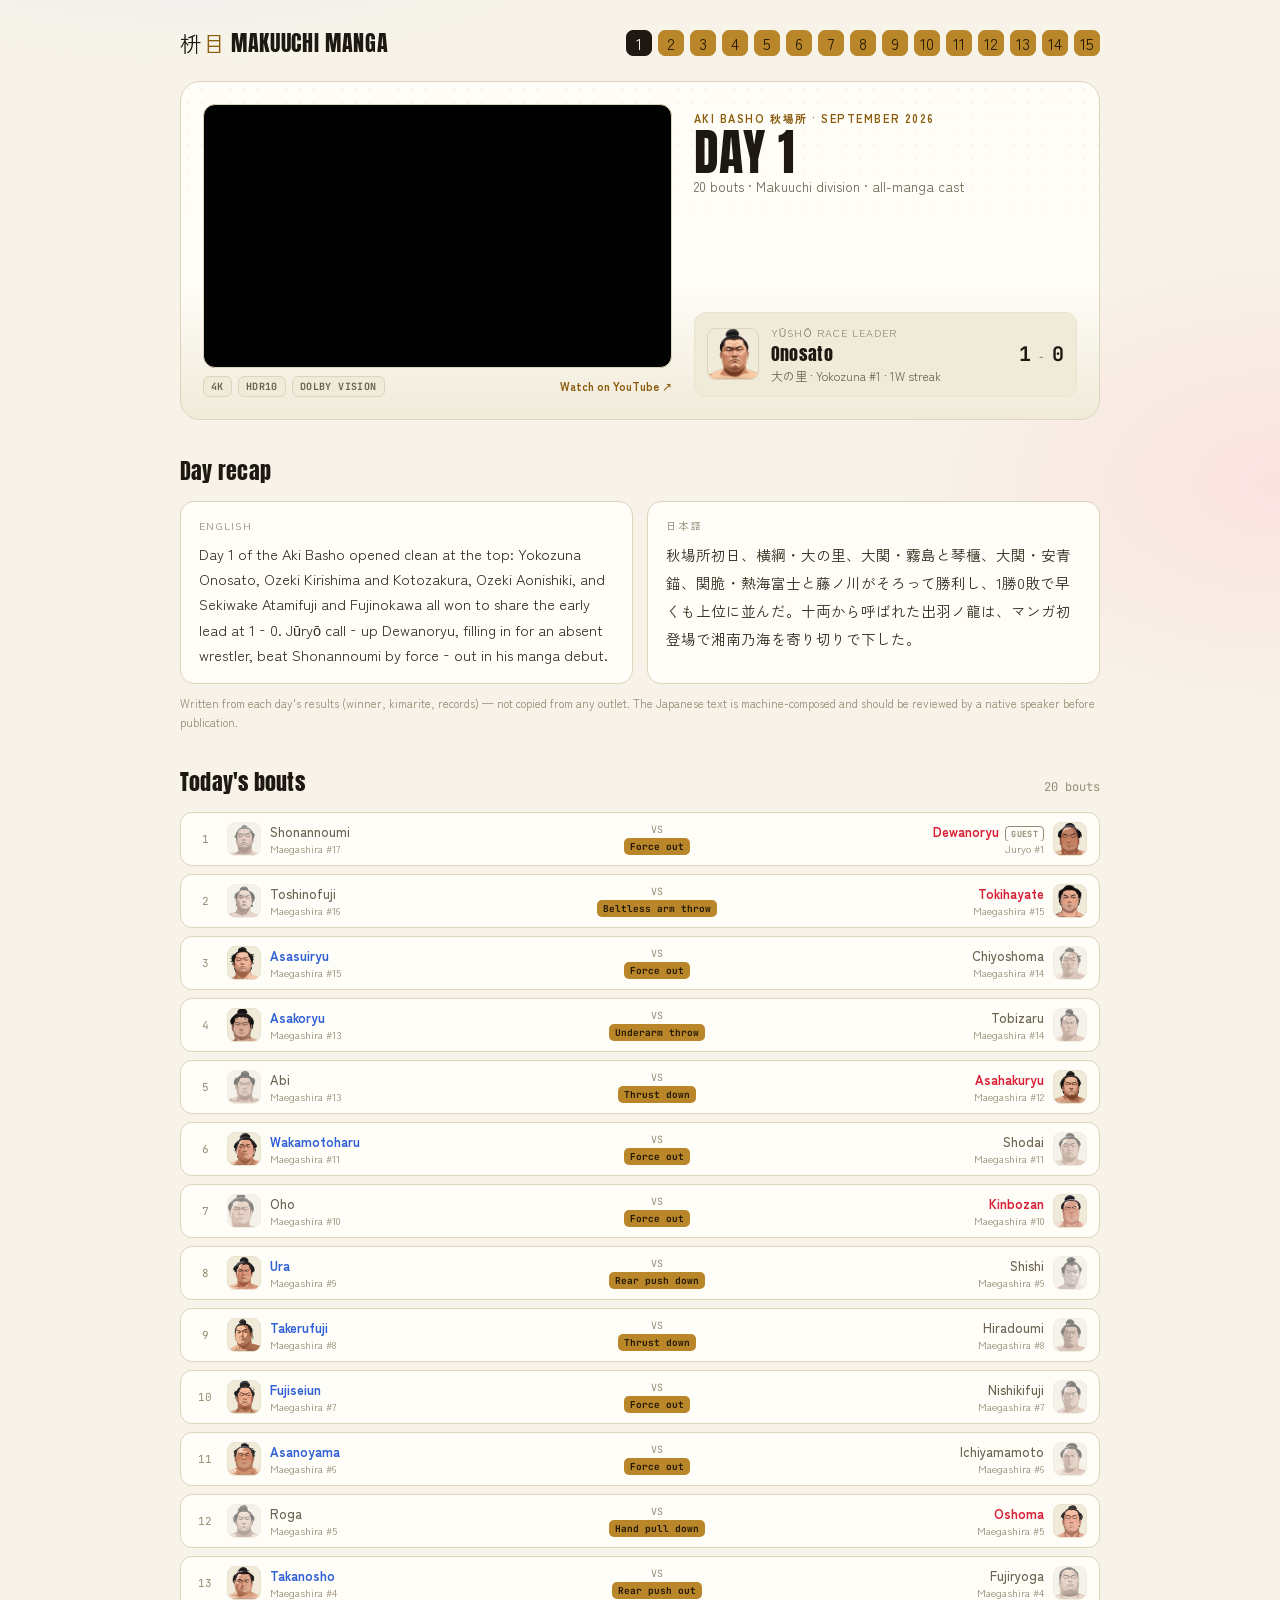
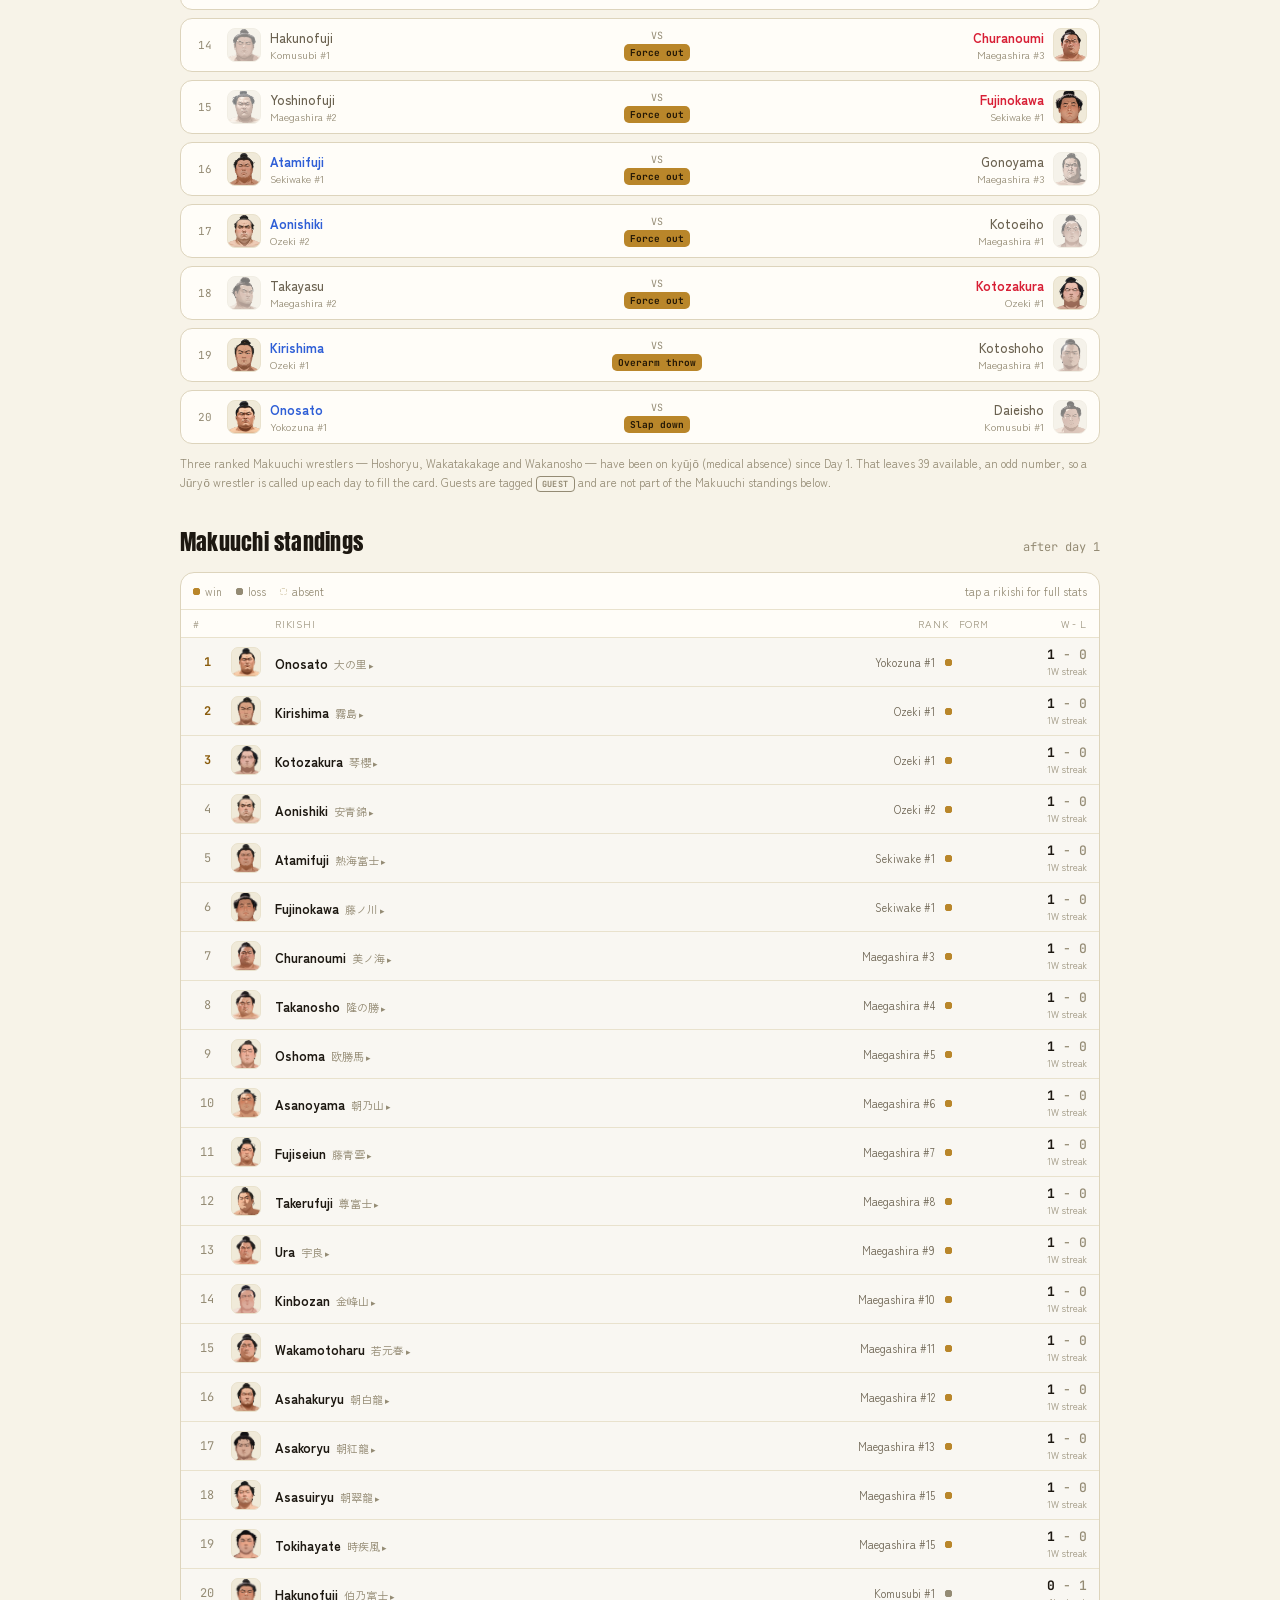
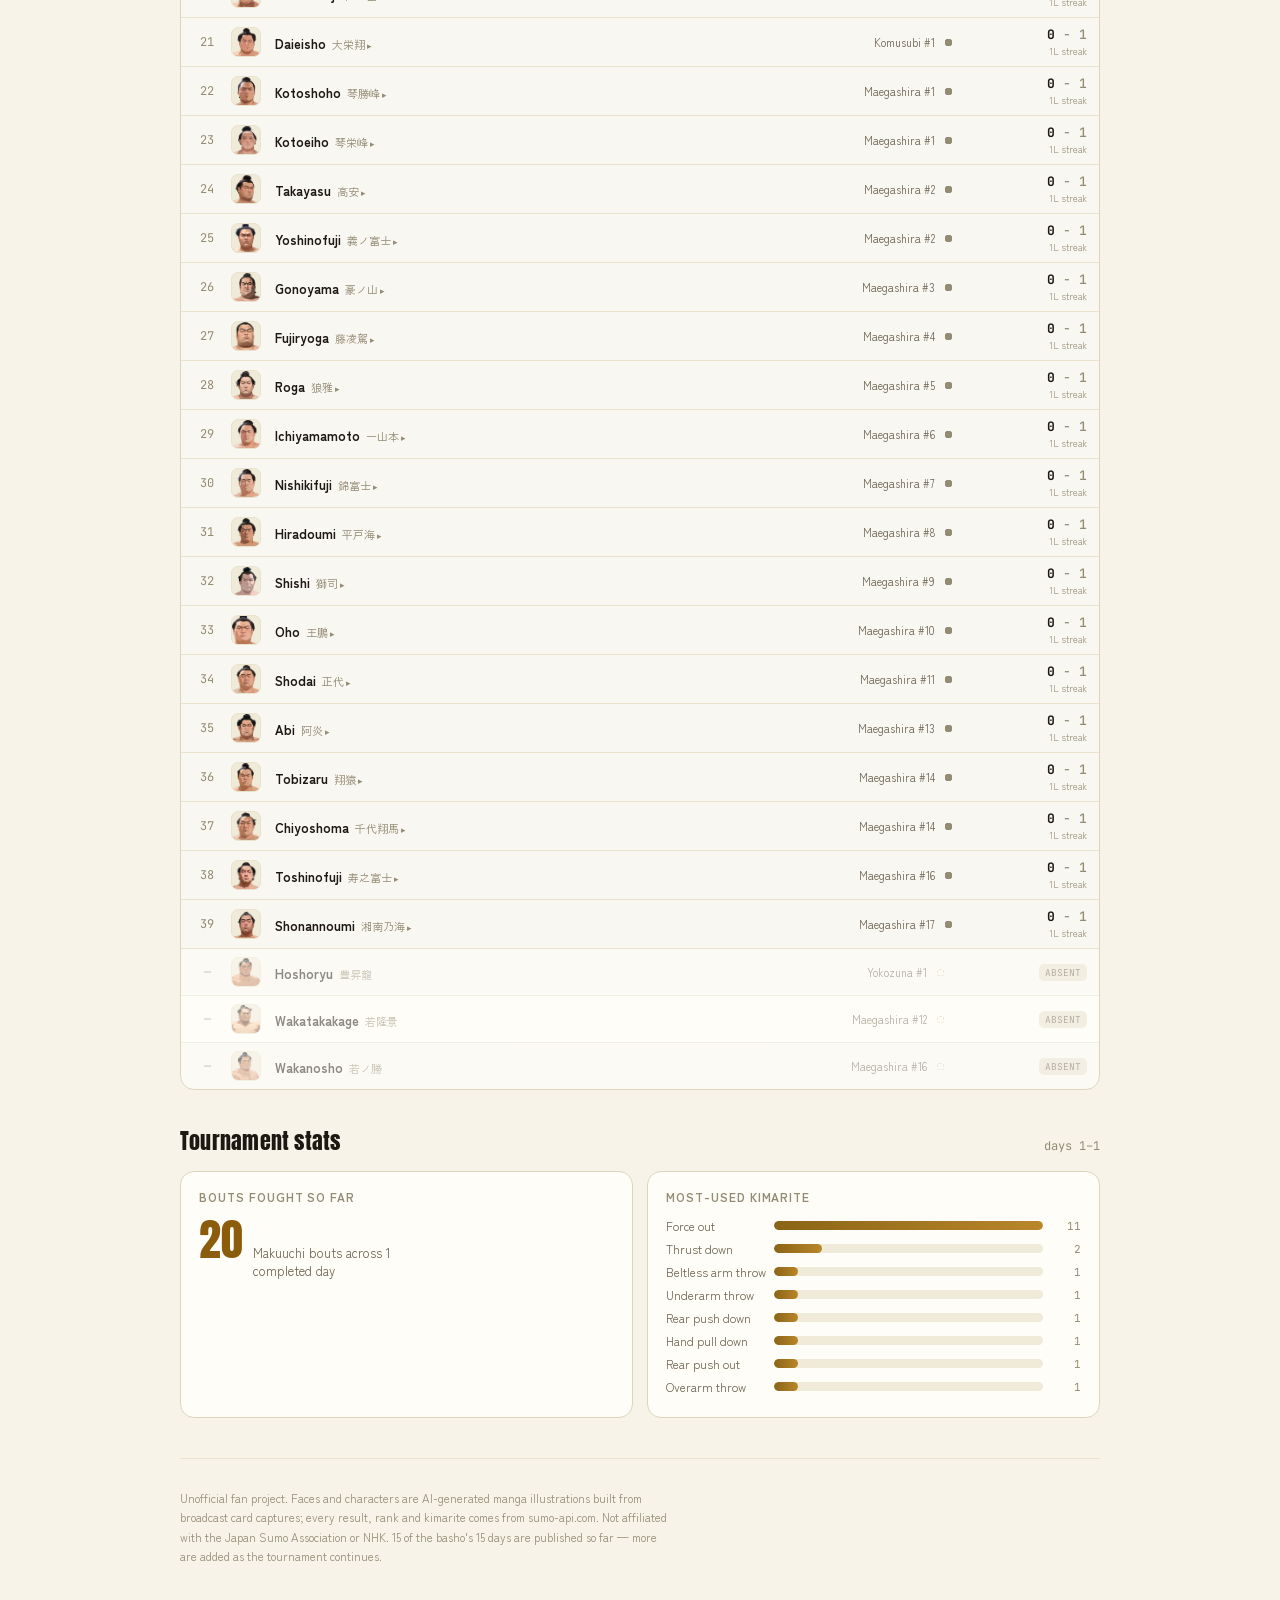
<file: day/1/index.html>
<!doctype html>
<html lang="en">
<head>
<meta charset="utf-8">
<meta name="viewport" content="width=device-width, initial-scale=1">
<title>Day 1 Results — Aki Basho 2026 in Manga Style | Makuuchi Manga</title>
<meta name="description" content="Day 1 of the Aki Basho opened clean at the top: Yokozuna Onosato, Ozeki Kirishima and Kotozakura, Ozeki Aonishiki, and Sekiwake Atamifuji and Fujinokawa all ...">
<link rel="canonical" href="https://masume.art/day/1/">
<meta property="og:type" content="video.other">
<meta property="og:title" content="Day 1 Results — Aki Basho 2026 in Manga Style | Makuuchi Manga">
<meta property="og:description" content="Day 1 of the Aki Basho opened clean at the top: Yokozuna Onosato, Ozeki Kirishima and Kotozakura, Ozeki Aonishiki, and Sekiwake Atamifuji and Fujinokawa all ...">
<meta property="og:url" content="https://masume.art/day/1/">
<meta property="og:image" content="https://i.ytimg.com/vi/V_LchhYBQas/hqdefault.jpg">
<meta property="og:site_name" content="Makuuchi Manga">
<meta name="twitter:card" content="summary_large_image">
<meta name="twitter:title" content="Day 1 Results — Aki Basho 2026 in Manga Style | Makuuchi Manga">
<meta name="twitter:description" content="Day 1 of the Aki Basho opened clean at the top: Yokozuna Onosato, Ozeki Kirishima and Kotozakura, Ozeki Aonishiki, and Sekiwake Atamifuji and Fujinokawa all ...">
<meta name="twitter:image" content="https://i.ytimg.com/vi/V_LchhYBQas/hqdefault.jpg">
<link rel="preconnect" href="https://fonts.googleapis.com">
<link rel="preconnect" href="https://fonts.gstatic.com" crossorigin>
<link href="https://fonts.googleapis.com/css2?family=Anton&family=Zen+Kaku+Gothic+New:wght@400;500;700;900&family=JetBrains+Mono:wght@500;700&display=swap" rel="stylesheet">
<link rel="stylesheet" href="/styles.css">
<script type="application/ld+json">{"@context": "https://schema.org", "@type": "WebPage", "name": "Day 1 Results — Aki Basho 2026 in Manga Style | Makuuchi Manga", "description": "Day 1 of the Aki Basho opened clean at the top: Yokozuna Onosato, Ozeki Kirishima and Kotozakura, Ozeki Aonishiki, and Sekiwake Atamifuji and Fujinokawa all ...", "url": "https://masume.art/day/1/", "inLanguage": ["en", "ja"], "isPartOf": {"@type": "WebSite", "name": "Makuuchi Manga", "url": "https://masume.art"}, "video": {"@type": "VideoObject", "name": "Sumo September 2026 (Aki Basho) Day 1 Results | Makuuchi Standings in Manga Style [4K HDR]", "description": "Day 1 of the Aki Basho opened clean at the top: Yokozuna Onosato, Ozeki Kirishima and Kotozakura, Ozeki Aonishiki, and Sekiwake Atamifuji and Fujinokawa all ...", "thumbnailUrl": "https://i.ytimg.com/vi/V_LchhYBQas/hqdefault.jpg", "embedUrl": "https://www.youtube-nocookie.com/embed/V_LchhYBQas"}}</script>
</head>
<body>
<div class="wrap">

  <div class="topbar">
    <div class="brand">
      <span class="mark">枡<span style="color:var(--gold-text)">目</span> MAKUUCHI MANGA</span>
    </div>
    <nav class="daynav" aria-label="Tournament days"><a class="chip current" href="/day/1/">1</a><a class="chip done" href="/day/2/">2</a><a class="chip done" href="/day/3/">3</a><a class="chip done" href="/day/4/">4</a><a class="chip done" href="/day/5/">5</a><a class="chip done" href="/day/6/">6</a><a class="chip done" href="/day/7/">7</a><a class="chip done" href="/day/8/">8</a><a class="chip done" href="/day/9/">9</a><a class="chip done" href="/day/10/">10</a><a class="chip done" href="/day/11/">11</a><a class="chip done" href="/day/12/">12</a><a class="chip done" href="/day/13/">13</a><a class="chip done" href="/day/14/">14</a><a class="chip done" href="/">15</a></nav>
  </div>

  <div class="hero">
    <div class="hero-video">
      <div class="yt-wrap">
        <iframe src="https://www.youtube-nocookie.com/embed/V_LchhYBQas"
          title="Day 1 — Aki Basho, Makuuchi standings in manga style" loading="lazy"
          allow="accelerometer; clipboard-write; encrypted-media; gyroscope; picture-in-picture; web-share"
          allowfullscreen referrerpolicy="strict-origin-when-cross-origin"></iframe>
      </div>
      <div class="yt-meta">
        <span class="badge">4K</span>
        <span class="badge">HDR10</span>
        <span class="badge">DOLBY VISION</span>
        <a class="yt-external" href="https://youtu.be/V_LchhYBQas" target="_blank" rel="noopener">Watch on YouTube ↗</a>
      </div>
    </div>

    <div class="hero-info">
      <div>
        <span class="eyebrow">Aki Basho 秋場所 · September 2026</span>
        <h1>DAY 1</h1>
        <div class="date">20 bouts · Makuuchi division · all-manga cast</div>
      </div>
      <div class="leader-card">
        <img src="/portraits/8850.png" alt="Onosato" width="52" height="52">
        <div>
          <div class="l1">Yūshō race leader</div>
          <div class="l2">Onosato</div>
          <div class="l3">大の里 · Yokozuna #1 · 1W streak</div>
        </div>
        <div class="rec">1<small>&nbsp;-&nbsp;</small>0</div>
      </div>
    </div>
  </div>

  <section>
    <div class="section-head"><h2>Day recap</h2></div>
    <div class="recap">
      <div class="recap-panel en">
        <span class="lang">English</span>
        <p>Day 1 of the Aki Basho opened clean at the top: Yokozuna Onosato, Ozeki Kirishima and Kotozakura, Ozeki Aonishiki, and Sekiwake Atamifuji and Fujinokawa all won to share the early lead at 1‑0. Jūryō call‑up Dewanoryu, filling in for an absent wrestler, beat Shonannoumi by force‑out in his manga debut.</p>
      </div>
      <div class="recap-panel jp">
        <span class="lang">日本語</span>
        <p>秋場所初日、横綱・大の里、大関・霧島と琴櫃、大関・安青錨、関脆・熱海富士と藤ノ川がそろって勝利し、1勝0敗で早くも上位に並んだ。十両から呼ばれた出羽ノ龍は、マンガ初登場で湘南乃海を寄り切りで下した。</p>
      </div>
    </div>
    <p class="recap-note">Written from each day's results (winner, kimarite, records) — not copied from any outlet. The Japanese text is machine-composed and should be reviewed by a native speaker before publication.</p>
  </section>

  <section>
    <div class="section-head"><h2>Today's bouts</h2><span class="count">20 bouts</span></div>
    <div class="bouts">
  <div class="bout">
    <div class="n">1</div>
    <div class="side east loser">
      <img src="/portraits/49.png" alt="Shonannoumi" width="34" height="34" loading="lazy">
      <div class="nm"><div class="name">Shonannoumi</div><div class="rank">Maegashira #17</div></div>
    </div>
    <div class="vs">VS<span class="kim">Force out</span></div>
    <div class="side b west ">
      <img src="/portraits/135.png" alt="Dewanoryu" width="34" height="34" loading="lazy">
      <div class="nm"><div class="name">Dewanoryu<span class="guest-badge">GUEST</span></div><div class="rank">Juryo #1</div></div>
    </div>
  </div>
  <div class="bout">
    <div class="n">2</div>
    <div class="side east loser">
      <img src="/portraits/8866.png" alt="Toshinofuji" width="34" height="34" loading="lazy">
      <div class="nm"><div class="name">Toshinofuji</div><div class="rank">Maegashira #16</div></div>
    </div>
    <div class="vs">VS<span class="kim">Beltless arm throw</span></div>
    <div class="side b west ">
      <img src="/portraits/83.png" alt="Tokihayate" width="34" height="34" loading="lazy">
      <div class="nm"><div class="name">Tokihayate</div><div class="rank">Maegashira #15</div></div>
    </div>
  </div>
  <div class="bout">
    <div class="n">3</div>
    <div class="side east ">
      <img src="/portraits/8859.png" alt="Asasuiryu" width="34" height="34" loading="lazy">
      <div class="nm"><div class="name">Asasuiryu</div><div class="rank">Maegashira #15</div></div>
    </div>
    <div class="vs">VS<span class="kim">Force out</span></div>
    <div class="side b west loser">
      <img src="/portraits/39.png" alt="Chiyoshoma" width="34" height="34" loading="lazy">
      <div class="nm"><div class="name">Chiyoshoma</div><div class="rank">Maegashira #14</div></div>
    </div>
  </div>
  <div class="bout">
    <div class="n">4</div>
    <div class="side east ">
      <img src="/portraits/164.png" alt="Asakoryu" width="34" height="34" loading="lazy">
      <div class="nm"><div class="name">Asakoryu</div><div class="rank">Maegashira #13</div></div>
    </div>
    <div class="vs">VS<span class="kim">Underarm throw</span></div>
    <div class="side b west loser">
      <img src="/portraits/21.png" alt="Tobizaru" width="34" height="34" loading="lazy">
      <div class="nm"><div class="name">Tobizaru</div><div class="rank">Maegashira #14</div></div>
    </div>
  </div>
  <div class="bout">
    <div class="n">5</div>
    <div class="side east loser">
      <img src="/portraits/22.png" alt="Abi" width="34" height="34" loading="lazy">
      <div class="nm"><div class="name">Abi</div><div class="rank">Maegashira #13</div></div>
    </div>
    <div class="vs">VS<span class="kim">Thrust down</span></div>
    <div class="side b west ">
      <img src="/portraits/607.png" alt="Asahakuryu" width="34" height="34" loading="lazy">
      <div class="nm"><div class="name">Asahakuryu</div><div class="rank">Maegashira #12</div></div>
    </div>
  </div>
  <div class="bout">
    <div class="n">6</div>
    <div class="side east ">
      <img src="/portraits/13.png" alt="Wakamotoharu" width="34" height="34" loading="lazy">
      <div class="nm"><div class="name">Wakamotoharu</div><div class="rank">Maegashira #11</div></div>
    </div>
    <div class="vs">VS<span class="kim">Force out</span></div>
    <div class="side b west loser">
      <img src="/portraits/33.png" alt="Shodai" width="34" height="34" loading="lazy">
      <div class="nm"><div class="name">Shodai</div><div class="rank">Maegashira #11</div></div>
    </div>
  </div>
  <div class="bout">
    <div class="n">7</div>
    <div class="side east loser">
      <img src="/portraits/41.png" alt="Oho" width="34" height="34" loading="lazy">
      <div class="nm"><div class="name">Oho</div><div class="rank">Maegashira #10</div></div>
    </div>
    <div class="vs">VS<span class="kim">Force out</span></div>
    <div class="side b west ">
      <img src="/portraits/50.png" alt="Kinbozan" width="34" height="34" loading="lazy">
      <div class="nm"><div class="name">Kinbozan</div><div class="rank">Maegashira #10</div></div>
    </div>
  </div>
  <div class="bout">
    <div class="n">8</div>
    <div class="side east ">
      <img src="/portraits/28.png" alt="Ura" width="34" height="34" loading="lazy">
      <div class="nm"><div class="name">Ura</div><div class="rank">Maegashira #9</div></div>
    </div>
    <div class="vs">VS<span class="kim">Rear push down</span></div>
    <div class="side b west loser">
      <img src="/portraits/86.png" alt="Shishi" width="34" height="34" loading="lazy">
      <div class="nm"><div class="name">Shishi</div><div class="rank">Maegashira #9</div></div>
    </div>
  </div>
  <div class="bout">
    <div class="n">9</div>
    <div class="side east ">
      <img src="/portraits/5.png" alt="Takerufuji" width="34" height="34" loading="lazy">
      <div class="nm"><div class="name">Takerufuji</div><div class="rank">Maegashira #8</div></div>
    </div>
    <div class="vs">VS<span class="kim">Thrust down</span></div>
    <div class="side b west loser">
      <img src="/portraits/24.png" alt="Hiradoumi" width="34" height="34" loading="lazy">
      <div class="nm"><div class="name">Hiradoumi</div><div class="rank">Maegashira #8</div></div>
    </div>
  </div>
  <div class="bout">
    <div class="n">10</div>
    <div class="side east ">
      <img src="/portraits/82.png" alt="Fujiseiun" width="34" height="34" loading="lazy">
      <div class="nm"><div class="name">Fujiseiun</div><div class="rank">Maegashira #7</div></div>
    </div>
    <div class="vs">VS<span class="kim">Force out</span></div>
    <div class="side b west loser">
      <img src="/portraits/40.png" alt="Nishikifuji" width="34" height="34" loading="lazy">
      <div class="nm"><div class="name">Nishikifuji</div><div class="rank">Maegashira #7</div></div>
    </div>
  </div>
  <div class="bout">
    <div class="n">11</div>
    <div class="side east ">
      <img src="/portraits/2.png" alt="Asanoyama" width="34" height="34" loading="lazy">
      <div class="nm"><div class="name">Asanoyama</div><div class="rank">Maegashira #6</div></div>
    </div>
    <div class="vs">VS<span class="kim">Force out</span></div>
    <div class="side b west loser">
      <img src="/portraits/11.png" alt="Ichiyamamoto" width="34" height="34" loading="lazy">
      <div class="nm"><div class="name">Ichiyamamoto</div><div class="rank">Maegashira #6</div></div>
    </div>
  </div>
  <div class="bout">
    <div class="n">12</div>
    <div class="side east loser">
      <img src="/portraits/55.png" alt="Roga" width="34" height="34" loading="lazy">
      <div class="nm"><div class="name">Roga</div><div class="rank">Maegashira #5</div></div>
    </div>
    <div class="vs">VS<span class="kim">Hand pull down</span></div>
    <div class="side b west ">
      <img src="/portraits/61.png" alt="Oshoma" width="34" height="34" loading="lazy">
      <div class="nm"><div class="name">Oshoma</div><div class="rank">Maegashira #5</div></div>
    </div>
  </div>
  <div class="bout">
    <div class="n">13</div>
    <div class="side east ">
      <img src="/portraits/37.png" alt="Takanosho" width="34" height="34" loading="lazy">
      <div class="nm"><div class="name">Takanosho</div><div class="rank">Maegashira #4</div></div>
    </div>
    <div class="vs">VS<span class="kim">Rear push out</span></div>
    <div class="side b west loser">
      <img src="/portraits/9051.png" alt="Fujiryoga" width="34" height="34" loading="lazy">
      <div class="nm"><div class="name">Fujiryoga</div><div class="rank">Maegashira #4</div></div>
    </div>
  </div>
  <div class="bout">
    <div class="n">14</div>
    <div class="side east loser">
      <img src="/portraits/3.png" alt="Hakunofuji" width="34" height="34" loading="lazy">
      <div class="nm"><div class="name">Hakunofuji</div><div class="rank">Komusubi #1</div></div>
    </div>
    <div class="vs">VS<span class="kim">Force out</span></div>
    <div class="side b west ">
      <img src="/portraits/71.png" alt="Churanoumi" width="34" height="34" loading="lazy">
      <div class="nm"><div class="name">Churanoumi</div><div class="rank">Maegashira #3</div></div>
    </div>
  </div>
  <div class="bout">
    <div class="n">15</div>
    <div class="side east loser">
      <img src="/portraits/8857.png" alt="Yoshinofuji" width="34" height="34" loading="lazy">
      <div class="nm"><div class="name">Yoshinofuji</div><div class="rank">Maegashira #2</div></div>
    </div>
    <div class="vs">VS<span class="kim">Force out</span></div>
    <div class="side b west ">
      <img src="/portraits/615.png" alt="Fujinokawa" width="34" height="34" loading="lazy">
      <div class="nm"><div class="name">Fujinokawa</div><div class="rank">Sekiwake #1</div></div>
    </div>
  </div>
  <div class="bout">
    <div class="n">16</div>
    <div class="side east ">
      <img src="/portraits/74.png" alt="Atamifuji" width="34" height="34" loading="lazy">
      <div class="nm"><div class="name">Atamifuji</div><div class="rank">Sekiwake #1</div></div>
    </div>
    <div class="vs">VS<span class="kim">Force out</span></div>
    <div class="side b west loser">
      <img src="/portraits/56.png" alt="Gonoyama" width="34" height="34" loading="lazy">
      <div class="nm"><div class="name">Gonoyama</div><div class="rank">Maegashira #3</div></div>
    </div>
  </div>
  <div class="bout">
    <div class="n">17</div>
    <div class="side east ">
      <img src="/portraits/8854.png" alt="Aonishiki" width="34" height="34" loading="lazy">
      <div class="nm"><div class="name">Aonishiki</div><div class="rank">Ozeki #2</div></div>
    </div>
    <div class="vs">VS<span class="kim">Force out</span></div>
    <div class="side b west loser">
      <img src="/portraits/112.png" alt="Kotoeiho" width="34" height="34" loading="lazy">
      <div class="nm"><div class="name">Kotoeiho</div><div class="rank">Maegashira #1</div></div>
    </div>
  </div>
  <div class="bout">
    <div class="n">18</div>
    <div class="side east loser">
      <img src="/portraits/44.png" alt="Takayasu" width="34" height="34" loading="lazy">
      <div class="nm"><div class="name">Takayasu</div><div class="rank">Maegashira #2</div></div>
    </div>
    <div class="vs">VS<span class="kim">Force out</span></div>
    <div class="side b west ">
      <img src="/portraits/20.png" alt="Kotozakura" width="34" height="34" loading="lazy">
      <div class="nm"><div class="name">Kotozakura</div><div class="rank">Ozeki #1</div></div>
    </div>
  </div>
  <div class="bout">
    <div class="n">19</div>
    <div class="side east ">
      <img src="/portraits/7.png" alt="Kirishima" width="34" height="34" loading="lazy">
      <div class="nm"><div class="name">Kirishima</div><div class="rank">Ozeki #1</div></div>
    </div>
    <div class="vs">VS<span class="kim">Overarm throw</span></div>
    <div class="side b west loser">
      <img src="/portraits/8.png" alt="Kotoshoho" width="34" height="34" loading="lazy">
      <div class="nm"><div class="name">Kotoshoho</div><div class="rank">Maegashira #1</div></div>
    </div>
  </div>
  <div class="bout">
    <div class="n">20</div>
    <div class="side east ">
      <img src="/portraits/8850.png" alt="Onosato" width="34" height="34" loading="lazy">
      <div class="nm"><div class="name">Onosato</div><div class="rank">Yokozuna #1</div></div>
    </div>
    <div class="vs">VS<span class="kim">Slap down</span></div>
    <div class="side b west loser">
      <img src="/portraits/9.png" alt="Daieisho" width="34" height="34" loading="lazy">
      <div class="nm"><div class="name">Daieisho</div><div class="rank">Komusubi #1</div></div>
    </div>
  </div>
    </div>
    <p class="note">Three ranked Makuuchi wrestlers — Hoshoryu, Wakatakakage and Wakanosho — have been on kyūjō (medical absence) since Day 1. That leaves 39 available, an odd number, so a Jūryō wrestler is called up each day to fill the card. Guests are tagged <span class="guest-badge" style="margin-left:0">GUEST</span> and are not part of the Makuuchi standings below.</p>
  </section>

  <section>
    <div class="section-head"><h2>Makuuchi standings</h2><span class="count">after day 1</span></div>
    <div class="standings">
      <div class="standings-legend">
        <span class="lg"><span class="dot" style="background:var(--gold);border:1px solid var(--gold)"></span>win</span>
        <span class="lg"><span class="dot" style="background:var(--ink-faint);border:1px solid var(--ink-faint)"></span>loss</span>
        <span class="lg"><span class="dot" style="border:1px dashed var(--line)"></span>absent</span>
        <span style="margin-left:auto">tap a rikishi for full stats</span>
      </div>
      <div class="shead"><span>#</span><span>·</span><span>Rikishi</span><span class="srank-h">Rank</span><span>Form</span><span style="text-align:right">W&#8209;L</span></div>
  <div class="srow top" data-detail="d1-8850">
    <div class="spos">1</div>
    <img src="/portraits/8850.png" alt="Onosato" width="30" height="30" loading="lazy">
    <div class="sname"><span class="name">Onosato</span><span class="jp">大の里</span><span class="chev">▸</span></div>
    <div class="srank">Yokozuna #1</div>
    <div class="formdots"><span class="w" title="Day 1: won"></span></div>
    <div class="srec-wrap"><div class="srec">1<span class="l"> - 0</span></div><span class="sstreak">1W streak</span></div>
  </div>
  <div class="sdetail" id="d1-8850" hidden>
    <div class="sdetail-grid">
      <div>
        <h4>Fighting style this basho (wins by technique family)</h4>
        <div class="style-bar"><i class="other" style="width:100.0%" title="Other (trips, twists, hand techniques): 1"></i></div><div class="style-legend"><span><b class="other"></b>Other · 1</span></div>
        <p class="bw-line"><b>Onosato</b>'s best win this basho: beat <b>Daieisho</b> (Komusubi #1) on Day 1.</p>
      </div>
      <div>
        <h4>Physical profile vs. the Makuuchi field</h4>
        <div class="range">
    <div class="rlabel"><span>Height</span><b>190cm</b></div>
    <div class="range-track"><span class="avgtick" style="left:51.4%" title="Makuuchi average: 184.3cm"></span>
      <span class="me" style="left:77.3%"></span></div>
    <div class="rends"><span>173cm</span><span>field avg 184.3cm</span><span>195cm</span></div>
  </div>
        <div class="range">
    <div class="rlabel"><span>Weight</span><b>188kg</b></div>
    <div class="range-track"><span class="avgtick" style="left:48.5%" title="Makuuchi average: 157.8kg"></span>
      <span class="me" style="left:87.2%"></span></div>
    <div class="rends"><span>120kg</span><span>field avg 157.8kg</span><span>198kg</span></div>
  </div>
        <div class="range">
    <div class="rlabel"><span>Age</span><b>26 yo</b></div>
    <div class="range-track"><span class="avgtick" style="left:49.3%" title="Makuuchi average: 28.4 yo"></span>
      <span class="me" style="left:33.3%"></span></div>
    <div class="rends"><span>21 yo</span><span>field avg 28.4 yo</span><span>36 yo</span></div>
  </div>
      </div>
    </div>
  </div>
  <div class="srow top" data-detail="d1-7">
    <div class="spos">2</div>
    <img src="/portraits/7.png" alt="Kirishima" width="30" height="30" loading="lazy">
    <div class="sname"><span class="name">Kirishima</span><span class="jp">霧島</span><span class="chev">▸</span></div>
    <div class="srank">Ozeki #1</div>
    <div class="formdots"><span class="w" title="Day 1: won"></span></div>
    <div class="srec-wrap"><div class="srec">1<span class="l"> - 0</span></div><span class="sstreak">1W streak</span></div>
  </div>
  <div class="sdetail" id="d1-7" hidden>
    <div class="sdetail-grid">
      <div>
        <h4>Fighting style this basho (wins by technique family)</h4>
        <div class="style-bar"><i class="yotsu" style="width:100.0%" title="Grappling / belt (yotsu-zumo): 1"></i></div><div class="style-legend"><span><b class="yotsu"></b>Grappling / belt · 1</span></div>
        <p class="bw-line"><b>Kirishima</b>'s best win this basho: beat <b>Kotoshoho</b> (Maegashira #1) on Day 1.</p>
      </div>
      <div>
        <h4>Physical profile vs. the Makuuchi field</h4>
        <div class="range">
    <div class="rlabel"><span>Height</span><b>186cm</b></div>
    <div class="range-track"><span class="avgtick" style="left:51.4%" title="Makuuchi average: 184.3cm"></span>
      <span class="me" style="left:59.1%"></span></div>
    <div class="rends"><span>173cm</span><span>field avg 184.3cm</span><span>195cm</span></div>
  </div>
        <div class="range">
    <div class="rlabel"><span>Weight</span><b>150kg</b></div>
    <div class="range-track"><span class="avgtick" style="left:48.5%" title="Makuuchi average: 157.8kg"></span>
      <span class="me" style="left:38.5%"></span></div>
    <div class="rends"><span>120kg</span><span>field avg 157.8kg</span><span>198kg</span></div>
  </div>
        <div class="range">
    <div class="rlabel"><span>Age</span><b>30 yo</b></div>
    <div class="range-track"><span class="avgtick" style="left:49.3%" title="Makuuchi average: 28.4 yo"></span>
      <span class="me" style="left:60.0%"></span></div>
    <div class="rends"><span>21 yo</span><span>field avg 28.4 yo</span><span>36 yo</span></div>
  </div>
      </div>
    </div>
  </div>
  <div class="srow top" data-detail="d1-20">
    <div class="spos">3</div>
    <img src="/portraits/20.png" alt="Kotozakura" width="30" height="30" loading="lazy">
    <div class="sname"><span class="name">Kotozakura</span><span class="jp">琴櫻</span><span class="chev">▸</span></div>
    <div class="srank">Ozeki #1</div>
    <div class="formdots"><span class="w" title="Day 1: won"></span></div>
    <div class="srec-wrap"><div class="srec">1<span class="l"> - 0</span></div><span class="sstreak">1W streak</span></div>
  </div>
  <div class="sdetail" id="d1-20" hidden>
    <div class="sdetail-grid">
      <div>
        <h4>Fighting style this basho (wins by technique family)</h4>
        <div class="style-bar"><i class="yotsu" style="width:100.0%" title="Grappling / belt (yotsu-zumo): 1"></i></div><div class="style-legend"><span><b class="yotsu"></b>Grappling / belt · 1</span></div>
        <p class="bw-line"><b>Kotozakura</b>'s best win this basho: beat <b>Takayasu</b> (Maegashira #2) on Day 1.</p>
      </div>
      <div>
        <h4>Physical profile vs. the Makuuchi field</h4>
        <div class="range">
    <div class="rlabel"><span>Height</span><b>189cm</b></div>
    <div class="range-track"><span class="avgtick" style="left:51.4%" title="Makuuchi average: 184.3cm"></span>
      <span class="me" style="left:72.7%"></span></div>
    <div class="rends"><span>173cm</span><span>field avg 184.3cm</span><span>195cm</span></div>
  </div>
        <div class="range">
    <div class="rlabel"><span>Weight</span><b>177kg</b></div>
    <div class="range-track"><span class="avgtick" style="left:48.5%" title="Makuuchi average: 157.8kg"></span>
      <span class="me" style="left:73.1%"></span></div>
    <div class="rends"><span>120kg</span><span>field avg 157.8kg</span><span>198kg</span></div>
  </div>
        <div class="range">
    <div class="rlabel"><span>Age</span><b>28 yo</b></div>
    <div class="range-track"><span class="avgtick" style="left:49.3%" title="Makuuchi average: 28.4 yo"></span>
      <span class="me" style="left:46.7%"></span></div>
    <div class="rends"><span>21 yo</span><span>field avg 28.4 yo</span><span>36 yo</span></div>
  </div>
      </div>
    </div>
  </div>
  <div class="srow" data-detail="d1-8854">
    <div class="spos">4</div>
    <img src="/portraits/8854.png" alt="Aonishiki" width="30" height="30" loading="lazy">
    <div class="sname"><span class="name">Aonishiki</span><span class="jp">安青錦</span><span class="chev">▸</span></div>
    <div class="srank">Ozeki #2</div>
    <div class="formdots"><span class="w" title="Day 1: won"></span></div>
    <div class="srec-wrap"><div class="srec">1<span class="l"> - 0</span></div><span class="sstreak">1W streak</span></div>
  </div>
  <div class="sdetail" id="d1-8854" hidden>
    <div class="sdetail-grid">
      <div>
        <h4>Fighting style this basho (wins by technique family)</h4>
        <div class="style-bar"><i class="yotsu" style="width:100.0%" title="Grappling / belt (yotsu-zumo): 1"></i></div><div class="style-legend"><span><b class="yotsu"></b>Grappling / belt · 1</span></div>
        <p class="bw-line"><b>Aonishiki</b>'s best win this basho: beat <b>Kotoeiho</b> (Maegashira #1) on Day 1.</p>
      </div>
      <div>
        <h4>Physical profile vs. the Makuuchi field</h4>
        <div class="range">
    <div class="rlabel"><span>Height</span><b>182cm</b></div>
    <div class="range-track"><span class="avgtick" style="left:51.4%" title="Makuuchi average: 184.3cm"></span>
      <span class="me" style="left:40.9%"></span></div>
    <div class="rends"><span>173cm</span><span>field avg 184.3cm</span><span>195cm</span></div>
  </div>
        <div class="range">
    <div class="rlabel"><span>Weight</span><b>142kg</b></div>
    <div class="range-track"><span class="avgtick" style="left:48.5%" title="Makuuchi average: 157.8kg"></span>
      <span class="me" style="left:28.2%"></span></div>
    <div class="rends"><span>120kg</span><span>field avg 157.8kg</span><span>198kg</span></div>
  </div>
        <div class="range">
    <div class="rlabel"><span>Age</span><b>22 yo</b></div>
    <div class="range-track"><span class="avgtick" style="left:49.3%" title="Makuuchi average: 28.4 yo"></span>
      <span class="me" style="left:6.7%"></span></div>
    <div class="rends"><span>21 yo</span><span>field avg 28.4 yo</span><span>36 yo</span></div>
  </div>
      </div>
    </div>
  </div>
  <div class="srow" data-detail="d1-74">
    <div class="spos">5</div>
    <img src="/portraits/74.png" alt="Atamifuji" width="30" height="30" loading="lazy">
    <div class="sname"><span class="name">Atamifuji</span><span class="jp">熱海富士</span><span class="chev">▸</span></div>
    <div class="srank">Sekiwake #1</div>
    <div class="formdots"><span class="w" title="Day 1: won"></span></div>
    <div class="srec-wrap"><div class="srec">1<span class="l"> - 0</span></div><span class="sstreak">1W streak</span></div>
  </div>
  <div class="sdetail" id="d1-74" hidden>
    <div class="sdetail-grid">
      <div>
        <h4>Fighting style this basho (wins by technique family)</h4>
        <div class="style-bar"><i class="yotsu" style="width:100.0%" title="Grappling / belt (yotsu-zumo): 1"></i></div><div class="style-legend"><span><b class="yotsu"></b>Grappling / belt · 1</span></div>
        <p class="bw-line"><b>Atamifuji</b>'s best win this basho: beat <b>Gonoyama</b> (Maegashira #3) on Day 1.</p>
      </div>
      <div>
        <h4>Physical profile vs. the Makuuchi field</h4>
        <div class="range">
    <div class="rlabel"><span>Height</span><b>185cm</b></div>
    <div class="range-track"><span class="avgtick" style="left:51.4%" title="Makuuchi average: 184.3cm"></span>
      <span class="me" style="left:54.5%"></span></div>
    <div class="rends"><span>173cm</span><span>field avg 184.3cm</span><span>195cm</span></div>
  </div>
        <div class="range">
    <div class="rlabel"><span>Weight</span><b>198kg</b></div>
    <div class="range-track"><span class="avgtick" style="left:48.5%" title="Makuuchi average: 157.8kg"></span>
      <span class="me" style="left:98.0%"></span></div>
    <div class="rends"><span>120kg</span><span>field avg 157.8kg</span><span>198kg</span></div>
  </div>
        <div class="range">
    <div class="rlabel"><span>Age</span><b>24 yo</b></div>
    <div class="range-track"><span class="avgtick" style="left:49.3%" title="Makuuchi average: 28.4 yo"></span>
      <span class="me" style="left:20.0%"></span></div>
    <div class="rends"><span>21 yo</span><span>field avg 28.4 yo</span><span>36 yo</span></div>
  </div>
      </div>
    </div>
  </div>
  <div class="srow" data-detail="d1-615">
    <div class="spos">6</div>
    <img src="/portraits/615.png" alt="Fujinokawa" width="30" height="30" loading="lazy">
    <div class="sname"><span class="name">Fujinokawa</span><span class="jp">藤ノ川</span><span class="chev">▸</span></div>
    <div class="srank">Sekiwake #1</div>
    <div class="formdots"><span class="w" title="Day 1: won"></span></div>
    <div class="srec-wrap"><div class="srec">1<span class="l"> - 0</span></div><span class="sstreak">1W streak</span></div>
  </div>
  <div class="sdetail" id="d1-615" hidden>
    <div class="sdetail-grid">
      <div>
        <h4>Fighting style this basho (wins by technique family)</h4>
        <div class="style-bar"><i class="yotsu" style="width:100.0%" title="Grappling / belt (yotsu-zumo): 1"></i></div><div class="style-legend"><span><b class="yotsu"></b>Grappling / belt · 1</span></div>
        <p class="bw-line"><b>Fujinokawa</b>'s best win this basho: beat <b>Yoshinofuji</b> (Maegashira #2) on Day 1.</p>
      </div>
      <div>
        <h4>Physical profile vs. the Makuuchi field</h4>
        <div class="range">
    <div class="rlabel"><span>Height</span><b>177cm</b></div>
    <div class="range-track"><span class="avgtick" style="left:51.4%" title="Makuuchi average: 184.3cm"></span>
      <span class="me" style="left:18.2%"></span></div>
    <div class="rends"><span>173cm</span><span>field avg 184.3cm</span><span>195cm</span></div>
  </div>
        <div class="range">
    <div class="rlabel"><span>Weight</span><b>125kg</b></div>
    <div class="range-track"><span class="avgtick" style="left:48.5%" title="Makuuchi average: 157.8kg"></span>
      <span class="me" style="left:6.4%"></span></div>
    <div class="rends"><span>120kg</span><span>field avg 157.8kg</span><span>198kg</span></div>
  </div>
        <div class="range">
    <div class="rlabel"><span>Age</span><b>21 yo</b></div>
    <div class="range-track"><span class="avgtick" style="left:49.3%" title="Makuuchi average: 28.4 yo"></span>
      <span class="me" style="left:2.0%"></span></div>
    <div class="rends"><span>21 yo</span><span>field avg 28.4 yo</span><span>36 yo</span></div>
  </div>
      </div>
    </div>
  </div>
  <div class="srow" data-detail="d1-71">
    <div class="spos">7</div>
    <img src="/portraits/71.png" alt="Churanoumi" width="30" height="30" loading="lazy">
    <div class="sname"><span class="name">Churanoumi</span><span class="jp">美ノ海</span><span class="chev">▸</span></div>
    <div class="srank">Maegashira #3</div>
    <div class="formdots"><span class="w" title="Day 1: won"></span></div>
    <div class="srec-wrap"><div class="srec">1<span class="l"> - 0</span></div><span class="sstreak">1W streak</span></div>
  </div>
  <div class="sdetail" id="d1-71" hidden>
    <div class="sdetail-grid">
      <div>
        <h4>Fighting style this basho (wins by technique family)</h4>
        <div class="style-bar"><i class="yotsu" style="width:100.0%" title="Grappling / belt (yotsu-zumo): 1"></i></div><div class="style-legend"><span><b class="yotsu"></b>Grappling / belt · 1</span></div>
        <p class="bw-line"><b>Churanoumi</b>'s best win this basho: beat <b>Hakunofuji</b> (Komusubi #1) on Day 1.</p>
      </div>
      <div>
        <h4>Physical profile vs. the Makuuchi field</h4>
        <div class="range">
    <div class="rlabel"><span>Height</span><b>176cm</b></div>
    <div class="range-track"><span class="avgtick" style="left:51.4%" title="Makuuchi average: 184.3cm"></span>
      <span class="me" style="left:13.6%"></span></div>
    <div class="rends"><span>173cm</span><span>field avg 184.3cm</span><span>195cm</span></div>
  </div>
        <div class="range">
    <div class="rlabel"><span>Weight</span><b>157kg</b></div>
    <div class="range-track"><span class="avgtick" style="left:48.5%" title="Makuuchi average: 157.8kg"></span>
      <span class="me" style="left:47.4%"></span></div>
    <div class="rends"><span>120kg</span><span>field avg 157.8kg</span><span>198kg</span></div>
  </div>
        <div class="range">
    <div class="rlabel"><span>Age</span><b>33 yo</b></div>
    <div class="range-track"><span class="avgtick" style="left:49.3%" title="Makuuchi average: 28.4 yo"></span>
      <span class="me" style="left:80.0%"></span></div>
    <div class="rends"><span>21 yo</span><span>field avg 28.4 yo</span><span>36 yo</span></div>
  </div>
      </div>
    </div>
  </div>
  <div class="srow" data-detail="d1-37">
    <div class="spos">8</div>
    <img src="/portraits/37.png" alt="Takanosho" width="30" height="30" loading="lazy">
    <div class="sname"><span class="name">Takanosho</span><span class="jp">隆の勝</span><span class="chev">▸</span></div>
    <div class="srank">Maegashira #4</div>
    <div class="formdots"><span class="w" title="Day 1: won"></span></div>
    <div class="srec-wrap"><div class="srec">1<span class="l"> - 0</span></div><span class="sstreak">1W streak</span></div>
  </div>
  <div class="sdetail" id="d1-37" hidden>
    <div class="sdetail-grid">
      <div>
        <h4>Fighting style this basho (wins by technique family)</h4>
        <div class="style-bar"><i class="other" style="width:100.0%" title="Other (trips, twists, hand techniques): 1"></i></div><div class="style-legend"><span><b class="other"></b>Other · 1</span></div>
        <p class="bw-line"><b>Takanosho</b>'s best win this basho: beat <b>Fujiryoga</b> (Maegashira #4) on Day 1.</p>
      </div>
      <div>
        <h4>Physical profile vs. the Makuuchi field</h4>
        <div class="range">
    <div class="rlabel"><span>Height</span><b>184cm</b></div>
    <div class="range-track"><span class="avgtick" style="left:51.4%" title="Makuuchi average: 184.3cm"></span>
      <span class="me" style="left:50.0%"></span></div>
    <div class="rends"><span>173cm</span><span>field avg 184.3cm</span><span>195cm</span></div>
  </div>
        <div class="range">
    <div class="rlabel"><span>Weight</span><b>176kg</b></div>
    <div class="range-track"><span class="avgtick" style="left:48.5%" title="Makuuchi average: 157.8kg"></span>
      <span class="me" style="left:71.8%"></span></div>
    <div class="rends"><span>120kg</span><span>field avg 157.8kg</span><span>198kg</span></div>
  </div>
        <div class="range">
    <div class="rlabel"><span>Age</span><b>31 yo</b></div>
    <div class="range-track"><span class="avgtick" style="left:49.3%" title="Makuuchi average: 28.4 yo"></span>
      <span class="me" style="left:66.7%"></span></div>
    <div class="rends"><span>21 yo</span><span>field avg 28.4 yo</span><span>36 yo</span></div>
  </div>
      </div>
    </div>
  </div>
  <div class="srow" data-detail="d1-61">
    <div class="spos">9</div>
    <img src="/portraits/61.png" alt="Oshoma" width="30" height="30" loading="lazy">
    <div class="sname"><span class="name">Oshoma</span><span class="jp">欧勝馬</span><span class="chev">▸</span></div>
    <div class="srank">Maegashira #5</div>
    <div class="formdots"><span class="w" title="Day 1: won"></span></div>
    <div class="srec-wrap"><div class="srec">1<span class="l"> - 0</span></div><span class="sstreak">1W streak</span></div>
  </div>
  <div class="sdetail" id="d1-61" hidden>
    <div class="sdetail-grid">
      <div>
        <h4>Fighting style this basho (wins by technique family)</h4>
        <div class="style-bar"><i class="other" style="width:100.0%" title="Other (trips, twists, hand techniques): 1"></i></div><div class="style-legend"><span><b class="other"></b>Other · 1</span></div>
        <p class="bw-line"><b>Oshoma</b>'s best win this basho: beat <b>Roga</b> (Maegashira #5) on Day 1.</p>
      </div>
      <div>
        <h4>Physical profile vs. the Makuuchi field</h4>
        <div class="range">
    <div class="rlabel"><span>Height</span><b>190cm</b></div>
    <div class="range-track"><span class="avgtick" style="left:51.4%" title="Makuuchi average: 184.3cm"></span>
      <span class="me" style="left:77.3%"></span></div>
    <div class="rends"><span>173cm</span><span>field avg 184.3cm</span><span>195cm</span></div>
  </div>
        <div class="range">
    <div class="rlabel"><span>Weight</span><b>162kg</b></div>
    <div class="range-track"><span class="avgtick" style="left:48.5%" title="Makuuchi average: 157.8kg"></span>
      <span class="me" style="left:53.8%"></span></div>
    <div class="rends"><span>120kg</span><span>field avg 157.8kg</span><span>198kg</span></div>
  </div>
        <div class="range">
    <div class="rlabel"><span>Age</span><b>29 yo</b></div>
    <div class="range-track"><span class="avgtick" style="left:49.3%" title="Makuuchi average: 28.4 yo"></span>
      <span class="me" style="left:53.3%"></span></div>
    <div class="rends"><span>21 yo</span><span>field avg 28.4 yo</span><span>36 yo</span></div>
  </div>
      </div>
    </div>
  </div>
  <div class="srow" data-detail="d1-2">
    <div class="spos">10</div>
    <img src="/portraits/2.png" alt="Asanoyama" width="30" height="30" loading="lazy">
    <div class="sname"><span class="name">Asanoyama</span><span class="jp">朝乃山</span><span class="chev">▸</span></div>
    <div class="srank">Maegashira #6</div>
    <div class="formdots"><span class="w" title="Day 1: won"></span></div>
    <div class="srec-wrap"><div class="srec">1<span class="l"> - 0</span></div><span class="sstreak">1W streak</span></div>
  </div>
  <div class="sdetail" id="d1-2" hidden>
    <div class="sdetail-grid">
      <div>
        <h4>Fighting style this basho (wins by technique family)</h4>
        <div class="style-bar"><i class="yotsu" style="width:100.0%" title="Grappling / belt (yotsu-zumo): 1"></i></div><div class="style-legend"><span><b class="yotsu"></b>Grappling / belt · 1</span></div>
        <p class="bw-line"><b>Asanoyama</b>'s best win this basho: beat <b>Ichiyamamoto</b> (Maegashira #6) on Day 1.</p>
      </div>
      <div>
        <h4>Physical profile vs. the Makuuchi field</h4>
        <div class="range">
    <div class="rlabel"><span>Height</span><b>188cm</b></div>
    <div class="range-track"><span class="avgtick" style="left:51.4%" title="Makuuchi average: 184.3cm"></span>
      <span class="me" style="left:68.2%"></span></div>
    <div class="rends"><span>173cm</span><span>field avg 184.3cm</span><span>195cm</span></div>
  </div>
        <div class="range">
    <div class="rlabel"><span>Weight</span><b>172kg</b></div>
    <div class="range-track"><span class="avgtick" style="left:48.5%" title="Makuuchi average: 157.8kg"></span>
      <span class="me" style="left:66.7%"></span></div>
    <div class="rends"><span>120kg</span><span>field avg 157.8kg</span><span>198kg</span></div>
  </div>
        <div class="range">
    <div class="rlabel"><span>Age</span><b>32 yo</b></div>
    <div class="range-track"><span class="avgtick" style="left:49.3%" title="Makuuchi average: 28.4 yo"></span>
      <span class="me" style="left:73.3%"></span></div>
    <div class="rends"><span>21 yo</span><span>field avg 28.4 yo</span><span>36 yo</span></div>
  </div>
      </div>
    </div>
  </div>
  <div class="srow" data-detail="d1-82">
    <div class="spos">11</div>
    <img src="/portraits/82.png" alt="Fujiseiun" width="30" height="30" loading="lazy">
    <div class="sname"><span class="name">Fujiseiun</span><span class="jp">藤青雲</span><span class="chev">▸</span></div>
    <div class="srank">Maegashira #7</div>
    <div class="formdots"><span class="w" title="Day 1: won"></span></div>
    <div class="srec-wrap"><div class="srec">1<span class="l"> - 0</span></div><span class="sstreak">1W streak</span></div>
  </div>
  <div class="sdetail" id="d1-82" hidden>
    <div class="sdetail-grid">
      <div>
        <h4>Fighting style this basho (wins by technique family)</h4>
        <div class="style-bar"><i class="yotsu" style="width:100.0%" title="Grappling / belt (yotsu-zumo): 1"></i></div><div class="style-legend"><span><b class="yotsu"></b>Grappling / belt · 1</span></div>
        <p class="bw-line"><b>Fujiseiun</b>'s best win this basho: beat <b>Nishikifuji</b> (Maegashira #7) on Day 1.</p>
      </div>
      <div>
        <h4>Physical profile vs. the Makuuchi field</h4>
        <div class="range">
    <div class="rlabel"><span>Height</span><b>185cm</b></div>
    <div class="range-track"><span class="avgtick" style="left:51.4%" title="Makuuchi average: 184.3cm"></span>
      <span class="me" style="left:54.5%"></span></div>
    <div class="rends"><span>173cm</span><span>field avg 184.3cm</span><span>195cm</span></div>
  </div>
        <div class="range">
    <div class="rlabel"><span>Weight</span><b>149kg</b></div>
    <div class="range-track"><span class="avgtick" style="left:48.5%" title="Makuuchi average: 157.8kg"></span>
      <span class="me" style="left:37.2%"></span></div>
    <div class="rends"><span>120kg</span><span>field avg 157.8kg</span><span>198kg</span></div>
  </div>
        <div class="range">
    <div class="rlabel"><span>Age</span><b>28 yo</b></div>
    <div class="range-track"><span class="avgtick" style="left:49.3%" title="Makuuchi average: 28.4 yo"></span>
      <span class="me" style="left:46.7%"></span></div>
    <div class="rends"><span>21 yo</span><span>field avg 28.4 yo</span><span>36 yo</span></div>
  </div>
      </div>
    </div>
  </div>
  <div class="srow" data-detail="d1-5">
    <div class="spos">12</div>
    <img src="/portraits/5.png" alt="Takerufuji" width="30" height="30" loading="lazy">
    <div class="sname"><span class="name">Takerufuji</span><span class="jp">尊富士</span><span class="chev">▸</span></div>
    <div class="srank">Maegashira #8</div>
    <div class="formdots"><span class="w" title="Day 1: won"></span></div>
    <div class="srec-wrap"><div class="srec">1<span class="l"> - 0</span></div><span class="sstreak">1W streak</span></div>
  </div>
  <div class="sdetail" id="d1-5" hidden>
    <div class="sdetail-grid">
      <div>
        <h4>Fighting style this basho (wins by technique family)</h4>
        <div class="style-bar"><i class="oshi" style="width:100.0%" title="Push / thrust (oshi-zumo): 1"></i></div><div class="style-legend"><span><b class="oshi"></b>Push / thrust · 1</span></div>
        <p class="bw-line"><b>Takerufuji</b>'s best win this basho: beat <b>Hiradoumi</b> (Maegashira #8) on Day 1.</p>
      </div>
      <div>
        <h4>Physical profile vs. the Makuuchi field</h4>
        <div class="range">
    <div class="rlabel"><span>Height</span><b>186cm</b></div>
    <div class="range-track"><span class="avgtick" style="left:51.4%" title="Makuuchi average: 184.3cm"></span>
      <span class="me" style="left:59.1%"></span></div>
    <div class="rends"><span>173cm</span><span>field avg 184.3cm</span><span>195cm</span></div>
  </div>
        <div class="range">
    <div class="rlabel"><span>Weight</span><b>149kg</b></div>
    <div class="range-track"><span class="avgtick" style="left:48.5%" title="Makuuchi average: 157.8kg"></span>
      <span class="me" style="left:37.2%"></span></div>
    <div class="rends"><span>120kg</span><span>field avg 157.8kg</span><span>198kg</span></div>
  </div>
        <div class="range">
    <div class="rlabel"><span>Age</span><b>27 yo</b></div>
    <div class="range-track"><span class="avgtick" style="left:49.3%" title="Makuuchi average: 28.4 yo"></span>
      <span class="me" style="left:40.0%"></span></div>
    <div class="rends"><span>21 yo</span><span>field avg 28.4 yo</span><span>36 yo</span></div>
  </div>
      </div>
    </div>
  </div>
  <div class="srow" data-detail="d1-28">
    <div class="spos">13</div>
    <img src="/portraits/28.png" alt="Ura" width="30" height="30" loading="lazy">
    <div class="sname"><span class="name">Ura</span><span class="jp">宇良</span><span class="chev">▸</span></div>
    <div class="srank">Maegashira #9</div>
    <div class="formdots"><span class="w" title="Day 1: won"></span></div>
    <div class="srec-wrap"><div class="srec">1<span class="l"> - 0</span></div><span class="sstreak">1W streak</span></div>
  </div>
  <div class="sdetail" id="d1-28" hidden>
    <div class="sdetail-grid">
      <div>
        <h4>Fighting style this basho (wins by technique family)</h4>
        <div class="style-bar"><i class="other" style="width:100.0%" title="Other (trips, twists, hand techniques): 1"></i></div><div class="style-legend"><span><b class="other"></b>Other · 1</span></div>
        <p class="bw-line"><b>Ura</b>'s best win this basho: beat <b>Shishi</b> (Maegashira #9) on Day 1.</p>
      </div>
      <div>
        <h4>Physical profile vs. the Makuuchi field</h4>
        <div class="range">
    <div class="rlabel"><span>Height</span><b>173cm</b></div>
    <div class="range-track"><span class="avgtick" style="left:51.4%" title="Makuuchi average: 184.3cm"></span>
      <span class="me" style="left:2.0%"></span></div>
    <div class="rends"><span>173cm</span><span>field avg 184.3cm</span><span>195cm</span></div>
  </div>
        <div class="range">
    <div class="rlabel"><span>Weight</span><b>138kg</b></div>
    <div class="range-track"><span class="avgtick" style="left:48.5%" title="Makuuchi average: 157.8kg"></span>
      <span class="me" style="left:23.1%"></span></div>
    <div class="rends"><span>120kg</span><span>field avg 157.8kg</span><span>198kg</span></div>
  </div>
        <div class="range">
    <div class="rlabel"><span>Age</span><b>34 yo</b></div>
    <div class="range-track"><span class="avgtick" style="left:49.3%" title="Makuuchi average: 28.4 yo"></span>
      <span class="me" style="left:86.7%"></span></div>
    <div class="rends"><span>21 yo</span><span>field avg 28.4 yo</span><span>36 yo</span></div>
  </div>
      </div>
    </div>
  </div>
  <div class="srow" data-detail="d1-50">
    <div class="spos">14</div>
    <img src="/portraits/50.png" alt="Kinbozan" width="30" height="30" loading="lazy">
    <div class="sname"><span class="name">Kinbozan</span><span class="jp">金峰山</span><span class="chev">▸</span></div>
    <div class="srank">Maegashira #10</div>
    <div class="formdots"><span class="w" title="Day 1: won"></span></div>
    <div class="srec-wrap"><div class="srec">1<span class="l"> - 0</span></div><span class="sstreak">1W streak</span></div>
  </div>
  <div class="sdetail" id="d1-50" hidden>
    <div class="sdetail-grid">
      <div>
        <h4>Fighting style this basho (wins by technique family)</h4>
        <div class="style-bar"><i class="yotsu" style="width:100.0%" title="Grappling / belt (yotsu-zumo): 1"></i></div><div class="style-legend"><span><b class="yotsu"></b>Grappling / belt · 1</span></div>
        <p class="bw-line"><b>Kinbozan</b>'s best win this basho: beat <b>Oho</b> (Maegashira #10) on Day 1.</p>
      </div>
      <div>
        <h4>Physical profile vs. the Makuuchi field</h4>
        <div class="range">
    <div class="rlabel"><span>Height</span><b>194cm</b></div>
    <div class="range-track"><span class="avgtick" style="left:51.4%" title="Makuuchi average: 184.3cm"></span>
      <span class="me" style="left:95.5%"></span></div>
    <div class="rends"><span>173cm</span><span>field avg 184.3cm</span><span>195cm</span></div>
  </div>
        <div class="range">
    <div class="rlabel"><span>Weight</span><b>181kg</b></div>
    <div class="range-track"><span class="avgtick" style="left:48.5%" title="Makuuchi average: 157.8kg"></span>
      <span class="me" style="left:78.2%"></span></div>
    <div class="rends"><span>120kg</span><span>field avg 157.8kg</span><span>198kg</span></div>
  </div>
        <div class="range">
    <div class="rlabel"><span>Age</span><b>29 yo</b></div>
    <div class="range-track"><span class="avgtick" style="left:49.3%" title="Makuuchi average: 28.4 yo"></span>
      <span class="me" style="left:53.3%"></span></div>
    <div class="rends"><span>21 yo</span><span>field avg 28.4 yo</span><span>36 yo</span></div>
  </div>
      </div>
    </div>
  </div>
  <div class="srow" data-detail="d1-13">
    <div class="spos">15</div>
    <img src="/portraits/13.png" alt="Wakamotoharu" width="30" height="30" loading="lazy">
    <div class="sname"><span class="name">Wakamotoharu</span><span class="jp">若元春</span><span class="chev">▸</span></div>
    <div class="srank">Maegashira #11</div>
    <div class="formdots"><span class="w" title="Day 1: won"></span></div>
    <div class="srec-wrap"><div class="srec">1<span class="l"> - 0</span></div><span class="sstreak">1W streak</span></div>
  </div>
  <div class="sdetail" id="d1-13" hidden>
    <div class="sdetail-grid">
      <div>
        <h4>Fighting style this basho (wins by technique family)</h4>
        <div class="style-bar"><i class="yotsu" style="width:100.0%" title="Grappling / belt (yotsu-zumo): 1"></i></div><div class="style-legend"><span><b class="yotsu"></b>Grappling / belt · 1</span></div>
        <p class="bw-line"><b>Wakamotoharu</b>'s best win this basho: beat <b>Shodai</b> (Maegashira #11) on Day 1.</p>
      </div>
      <div>
        <h4>Physical profile vs. the Makuuchi field</h4>
        <div class="range">
    <div class="rlabel"><span>Height</span><b>186cm</b></div>
    <div class="range-track"><span class="avgtick" style="left:51.4%" title="Makuuchi average: 184.3cm"></span>
      <span class="me" style="left:59.1%"></span></div>
    <div class="rends"><span>173cm</span><span>field avg 184.3cm</span><span>195cm</span></div>
  </div>
        <div class="range">
    <div class="rlabel"><span>Weight</span><b>149kg</b></div>
    <div class="range-track"><span class="avgtick" style="left:48.5%" title="Makuuchi average: 157.8kg"></span>
      <span class="me" style="left:37.2%"></span></div>
    <div class="rends"><span>120kg</span><span>field avg 157.8kg</span><span>198kg</span></div>
  </div>
        <div class="range">
    <div class="rlabel"><span>Age</span><b>32 yo</b></div>
    <div class="range-track"><span class="avgtick" style="left:49.3%" title="Makuuchi average: 28.4 yo"></span>
      <span class="me" style="left:73.3%"></span></div>
    <div class="rends"><span>21 yo</span><span>field avg 28.4 yo</span><span>36 yo</span></div>
  </div>
      </div>
    </div>
  </div>
  <div class="srow" data-detail="d1-607">
    <div class="spos">16</div>
    <img src="/portraits/607.png" alt="Asahakuryu" width="30" height="30" loading="lazy">
    <div class="sname"><span class="name">Asahakuryu</span><span class="jp">朝白龍</span><span class="chev">▸</span></div>
    <div class="srank">Maegashira #12</div>
    <div class="formdots"><span class="w" title="Day 1: won"></span></div>
    <div class="srec-wrap"><div class="srec">1<span class="l"> - 0</span></div><span class="sstreak">1W streak</span></div>
  </div>
  <div class="sdetail" id="d1-607" hidden>
    <div class="sdetail-grid">
      <div>
        <h4>Fighting style this basho (wins by technique family)</h4>
        <div class="style-bar"><i class="oshi" style="width:100.0%" title="Push / thrust (oshi-zumo): 1"></i></div><div class="style-legend"><span><b class="oshi"></b>Push / thrust · 1</span></div>
        <p class="bw-line"><b>Asahakuryu</b>'s best win this basho: beat <b>Abi</b> (Maegashira #13) on Day 1.</p>
      </div>
      <div>
        <h4>Physical profile vs. the Makuuchi field</h4>
        <div class="range">
    <div class="rlabel"><span>Height</span><b>185cm</b></div>
    <div class="range-track"><span class="avgtick" style="left:51.4%" title="Makuuchi average: 184.3cm"></span>
      <span class="me" style="left:54.5%"></span></div>
    <div class="rends"><span>173cm</span><span>field avg 184.3cm</span><span>195cm</span></div>
  </div>
        <div class="range">
    <div class="rlabel"><span>Weight</span><b>157kg</b></div>
    <div class="range-track"><span class="avgtick" style="left:48.5%" title="Makuuchi average: 157.8kg"></span>
      <span class="me" style="left:47.4%"></span></div>
    <div class="rends"><span>120kg</span><span>field avg 157.8kg</span><span>198kg</span></div>
  </div>
        <div class="range">
    <div class="rlabel"><span>Age</span><b>27 yo</b></div>
    <div class="range-track"><span class="avgtick" style="left:49.3%" title="Makuuchi average: 28.4 yo"></span>
      <span class="me" style="left:40.0%"></span></div>
    <div class="rends"><span>21 yo</span><span>field avg 28.4 yo</span><span>36 yo</span></div>
  </div>
      </div>
    </div>
  </div>
  <div class="srow" data-detail="d1-164">
    <div class="spos">17</div>
    <img src="/portraits/164.png" alt="Asakoryu" width="30" height="30" loading="lazy">
    <div class="sname"><span class="name">Asakoryu</span><span class="jp">朝紅龍</span><span class="chev">▸</span></div>
    <div class="srank">Maegashira #13</div>
    <div class="formdots"><span class="w" title="Day 1: won"></span></div>
    <div class="srec-wrap"><div class="srec">1<span class="l"> - 0</span></div><span class="sstreak">1W streak</span></div>
  </div>
  <div class="sdetail" id="d1-164" hidden>
    <div class="sdetail-grid">
      <div>
        <h4>Fighting style this basho (wins by technique family)</h4>
        <div class="style-bar"><i class="yotsu" style="width:100.0%" title="Grappling / belt (yotsu-zumo): 1"></i></div><div class="style-legend"><span><b class="yotsu"></b>Grappling / belt · 1</span></div>
        <p class="bw-line"><b>Asakoryu</b>'s best win this basho: beat <b>Tobizaru</b> (Maegashira #14) on Day 1.</p>
      </div>
      <div>
        <h4>Physical profile vs. the Makuuchi field</h4>
        <div class="range">
    <div class="rlabel"><span>Height</span><b>178cm</b></div>
    <div class="range-track"><span class="avgtick" style="left:51.4%" title="Makuuchi average: 184.3cm"></span>
      <span class="me" style="left:22.7%"></span></div>
    <div class="rends"><span>173cm</span><span>field avg 184.3cm</span><span>195cm</span></div>
  </div>
        <div class="range">
    <div class="rlabel"><span>Weight</span><b>122kg</b></div>
    <div class="range-track"><span class="avgtick" style="left:48.5%" title="Makuuchi average: 157.8kg"></span>
      <span class="me" style="left:2.6%"></span></div>
    <div class="rends"><span>120kg</span><span>field avg 157.8kg</span><span>198kg</span></div>
  </div>
        <div class="range">
    <div class="rlabel"><span>Age</span><b>27 yo</b></div>
    <div class="range-track"><span class="avgtick" style="left:49.3%" title="Makuuchi average: 28.4 yo"></span>
      <span class="me" style="left:40.0%"></span></div>
    <div class="rends"><span>21 yo</span><span>field avg 28.4 yo</span><span>36 yo</span></div>
  </div>
      </div>
    </div>
  </div>
  <div class="srow" data-detail="d1-8859">
    <div class="spos">18</div>
    <img src="/portraits/8859.png" alt="Asasuiryu" width="30" height="30" loading="lazy">
    <div class="sname"><span class="name">Asasuiryu</span><span class="jp">朝翠龍</span><span class="chev">▸</span></div>
    <div class="srank">Maegashira #15</div>
    <div class="formdots"><span class="w" title="Day 1: won"></span></div>
    <div class="srec-wrap"><div class="srec">1<span class="l"> - 0</span></div><span class="sstreak">1W streak</span></div>
  </div>
  <div class="sdetail" id="d1-8859" hidden>
    <div class="sdetail-grid">
      <div>
        <h4>Fighting style this basho (wins by technique family)</h4>
        <div class="style-bar"><i class="yotsu" style="width:100.0%" title="Grappling / belt (yotsu-zumo): 1"></i></div><div class="style-legend"><span><b class="yotsu"></b>Grappling / belt · 1</span></div>
        <p class="bw-line"><b>Asasuiryu</b>'s best win this basho: beat <b>Chiyoshoma</b> (Maegashira #14) on Day 1.</p>
      </div>
      <div>
        <h4>Physical profile vs. the Makuuchi field</h4>
        <div class="range">
    <div class="rlabel"><span>Height</span><b>175cm</b></div>
    <div class="range-track"><span class="avgtick" style="left:51.4%" title="Makuuchi average: 184.3cm"></span>
      <span class="me" style="left:9.1%"></span></div>
    <div class="rends"><span>173cm</span><span>field avg 184.3cm</span><span>195cm</span></div>
  </div>
        <div class="range">
    <div class="rlabel"><span>Weight</span><b>120kg</b></div>
    <div class="range-track"><span class="avgtick" style="left:48.5%" title="Makuuchi average: 157.8kg"></span>
      <span class="me" style="left:2.0%"></span></div>
    <div class="rends"><span>120kg</span><span>field avg 157.8kg</span><span>198kg</span></div>
  </div>
        <div class="range">
    <div class="rlabel"><span>Age</span><b>26 yo</b></div>
    <div class="range-track"><span class="avgtick" style="left:49.3%" title="Makuuchi average: 28.4 yo"></span>
      <span class="me" style="left:33.3%"></span></div>
    <div class="rends"><span>21 yo</span><span>field avg 28.4 yo</span><span>36 yo</span></div>
  </div>
      </div>
    </div>
  </div>
  <div class="srow" data-detail="d1-83">
    <div class="spos">19</div>
    <img src="/portraits/83.png" alt="Tokihayate" width="30" height="30" loading="lazy">
    <div class="sname"><span class="name">Tokihayate</span><span class="jp">時疾風</span><span class="chev">▸</span></div>
    <div class="srank">Maegashira #15</div>
    <div class="formdots"><span class="w" title="Day 1: won"></span></div>
    <div class="srec-wrap"><div class="srec">1<span class="l"> - 0</span></div><span class="sstreak">1W streak</span></div>
  </div>
  <div class="sdetail" id="d1-83" hidden>
    <div class="sdetail-grid">
      <div>
        <h4>Fighting style this basho (wins by technique family)</h4>
        <div class="style-bar"><i class="yotsu" style="width:100.0%" title="Grappling / belt (yotsu-zumo): 1"></i></div><div class="style-legend"><span><b class="yotsu"></b>Grappling / belt · 1</span></div>
        <p class="bw-line"><b>Tokihayate</b>'s best win this basho: beat <b>Toshinofuji</b> (Maegashira #16) on Day 1.</p>
      </div>
      <div>
        <h4>Physical profile vs. the Makuuchi field</h4>
        <div class="range">
    <div class="rlabel"><span>Height</span><b>179cm</b></div>
    <div class="range-track"><span class="avgtick" style="left:51.4%" title="Makuuchi average: 184.3cm"></span>
      <span class="me" style="left:27.3%"></span></div>
    <div class="rends"><span>173cm</span><span>field avg 184.3cm</span><span>195cm</span></div>
  </div>
        <div class="range">
    <div class="rlabel"><span>Weight</span><b>135kg</b></div>
    <div class="range-track"><span class="avgtick" style="left:48.5%" title="Makuuchi average: 157.8kg"></span>
      <span class="me" style="left:19.2%"></span></div>
    <div class="rends"><span>120kg</span><span>field avg 157.8kg</span><span>198kg</span></div>
  </div>
        <div class="range">
    <div class="rlabel"><span>Age</span><b>30 yo</b></div>
    <div class="range-track"><span class="avgtick" style="left:49.3%" title="Makuuchi average: 28.4 yo"></span>
      <span class="me" style="left:60.0%"></span></div>
    <div class="rends"><span>21 yo</span><span>field avg 28.4 yo</span><span>36 yo</span></div>
  </div>
      </div>
    </div>
  </div>
  <div class="srow" data-detail="d1-3">
    <div class="spos">20</div>
    <img src="/portraits/3.png" alt="Hakunofuji" width="30" height="30" loading="lazy">
    <div class="sname"><span class="name">Hakunofuji</span><span class="jp">伯乃富士</span><span class="chev">▸</span></div>
    <div class="srank">Komusubi #1</div>
    <div class="formdots"><span class="l" title="Day 1: lost"></span></div>
    <div class="srec-wrap"><div class="srec">0<span class="l"> - 1</span></div><span class="sstreak">1L streak</span></div>
  </div>
  <div class="sdetail" id="d1-3" hidden>
    <div class="sdetail-grid">
      <div>
        <h4>Fighting style this basho (wins by technique family)</h4>
        <p class="style-empty">No wins yet this basho to draw a style from.</p>
        <p class="bw-line">Hakunofuji hasn't recorded a win over a title-holder (Sekiwake or above) yet this basho.</p>
      </div>
      <div>
        <h4>Physical profile vs. the Makuuchi field</h4>
        <div class="range">
    <div class="rlabel"><span>Height</span><b>181cm</b></div>
    <div class="range-track"><span class="avgtick" style="left:51.4%" title="Makuuchi average: 184.3cm"></span>
      <span class="me" style="left:36.4%"></span></div>
    <div class="rends"><span>173cm</span><span>field avg 184.3cm</span><span>195cm</span></div>
  </div>
        <div class="range">
    <div class="rlabel"><span>Weight</span><b>162kg</b></div>
    <div class="range-track"><span class="avgtick" style="left:48.5%" title="Makuuchi average: 157.8kg"></span>
      <span class="me" style="left:53.8%"></span></div>
    <div class="rends"><span>120kg</span><span>field avg 157.8kg</span><span>198kg</span></div>
  </div>
        <div class="range">
    <div class="rlabel"><span>Age</span><b>23 yo</b></div>
    <div class="range-track"><span class="avgtick" style="left:49.3%" title="Makuuchi average: 28.4 yo"></span>
      <span class="me" style="left:13.3%"></span></div>
    <div class="rends"><span>21 yo</span><span>field avg 28.4 yo</span><span>36 yo</span></div>
  </div>
      </div>
    </div>
  </div>
  <div class="srow" data-detail="d1-9">
    <div class="spos">21</div>
    <img src="/portraits/9.png" alt="Daieisho" width="30" height="30" loading="lazy">
    <div class="sname"><span class="name">Daieisho</span><span class="jp">大栄翔</span><span class="chev">▸</span></div>
    <div class="srank">Komusubi #1</div>
    <div class="formdots"><span class="l" title="Day 1: lost"></span></div>
    <div class="srec-wrap"><div class="srec">0<span class="l"> - 1</span></div><span class="sstreak">1L streak</span></div>
  </div>
  <div class="sdetail" id="d1-9" hidden>
    <div class="sdetail-grid">
      <div>
        <h4>Fighting style this basho (wins by technique family)</h4>
        <p class="style-empty">No wins yet this basho to draw a style from.</p>
        <p class="bw-line">Daieisho hasn't recorded a win over a title-holder (Sekiwake or above) yet this basho.</p>
      </div>
      <div>
        <h4>Physical profile vs. the Makuuchi field</h4>
        <div class="range">
    <div class="rlabel"><span>Height</span><b>182cm</b></div>
    <div class="range-track"><span class="avgtick" style="left:51.4%" title="Makuuchi average: 184.3cm"></span>
      <span class="me" style="left:40.9%"></span></div>
    <div class="rends"><span>173cm</span><span>field avg 184.3cm</span><span>195cm</span></div>
  </div>
        <div class="range">
    <div class="rlabel"><span>Weight</span><b>163kg</b></div>
    <div class="range-track"><span class="avgtick" style="left:48.5%" title="Makuuchi average: 157.8kg"></span>
      <span class="me" style="left:55.1%"></span></div>
    <div class="rends"><span>120kg</span><span>field avg 157.8kg</span><span>198kg</span></div>
  </div>
        <div class="range">
    <div class="rlabel"><span>Age</span><b>32 yo</b></div>
    <div class="range-track"><span class="avgtick" style="left:49.3%" title="Makuuchi average: 28.4 yo"></span>
      <span class="me" style="left:73.3%"></span></div>
    <div class="rends"><span>21 yo</span><span>field avg 28.4 yo</span><span>36 yo</span></div>
  </div>
      </div>
    </div>
  </div>
  <div class="srow" data-detail="d1-8">
    <div class="spos">22</div>
    <img src="/portraits/8.png" alt="Kotoshoho" width="30" height="30" loading="lazy">
    <div class="sname"><span class="name">Kotoshoho</span><span class="jp">琴勝峰</span><span class="chev">▸</span></div>
    <div class="srank">Maegashira #1</div>
    <div class="formdots"><span class="l" title="Day 1: lost"></span></div>
    <div class="srec-wrap"><div class="srec">0<span class="l"> - 1</span></div><span class="sstreak">1L streak</span></div>
  </div>
  <div class="sdetail" id="d1-8" hidden>
    <div class="sdetail-grid">
      <div>
        <h4>Fighting style this basho (wins by technique family)</h4>
        <p class="style-empty">No wins yet this basho to draw a style from.</p>
        <p class="bw-line">Kotoshoho hasn't recorded a win over a title-holder (Sekiwake or above) yet this basho.</p>
      </div>
      <div>
        <h4>Physical profile vs. the Makuuchi field</h4>
        <div class="range">
    <div class="rlabel"><span>Height</span><b>189cm</b></div>
    <div class="range-track"><span class="avgtick" style="left:51.4%" title="Makuuchi average: 184.3cm"></span>
      <span class="me" style="left:72.7%"></span></div>
    <div class="rends"><span>173cm</span><span>field avg 184.3cm</span><span>195cm</span></div>
  </div>
        <div class="range">
    <div class="rlabel"><span>Weight</span><b>170kg</b></div>
    <div class="range-track"><span class="avgtick" style="left:48.5%" title="Makuuchi average: 157.8kg"></span>
      <span class="me" style="left:64.1%"></span></div>
    <div class="rends"><span>120kg</span><span>field avg 157.8kg</span><span>198kg</span></div>
  </div>
        <div class="range">
    <div class="rlabel"><span>Age</span><b>27 yo</b></div>
    <div class="range-track"><span class="avgtick" style="left:49.3%" title="Makuuchi average: 28.4 yo"></span>
      <span class="me" style="left:40.0%"></span></div>
    <div class="rends"><span>21 yo</span><span>field avg 28.4 yo</span><span>36 yo</span></div>
  </div>
      </div>
    </div>
  </div>
  <div class="srow" data-detail="d1-112">
    <div class="spos">23</div>
    <img src="/portraits/112.png" alt="Kotoeiho" width="30" height="30" loading="lazy">
    <div class="sname"><span class="name">Kotoeiho</span><span class="jp">琴栄峰</span><span class="chev">▸</span></div>
    <div class="srank">Maegashira #1</div>
    <div class="formdots"><span class="l" title="Day 1: lost"></span></div>
    <div class="srec-wrap"><div class="srec">0<span class="l"> - 1</span></div><span class="sstreak">1L streak</span></div>
  </div>
  <div class="sdetail" id="d1-112" hidden>
    <div class="sdetail-grid">
      <div>
        <h4>Fighting style this basho (wins by technique family)</h4>
        <p class="style-empty">No wins yet this basho to draw a style from.</p>
        <p class="bw-line">Kotoeiho hasn't recorded a win over a title-holder (Sekiwake or above) yet this basho.</p>
      </div>
      <div>
        <h4>Physical profile vs. the Makuuchi field</h4>
        <div class="range">
    <div class="rlabel"><span>Height</span><b>184cm</b></div>
    <div class="range-track"><span class="avgtick" style="left:51.4%" title="Makuuchi average: 184.3cm"></span>
      <span class="me" style="left:50.0%"></span></div>
    <div class="rends"><span>173cm</span><span>field avg 184.3cm</span><span>195cm</span></div>
  </div>
        <div class="range">
    <div class="rlabel"><span>Weight</span><b>140kg</b></div>
    <div class="range-track"><span class="avgtick" style="left:48.5%" title="Makuuchi average: 157.8kg"></span>
      <span class="me" style="left:25.6%"></span></div>
    <div class="rends"><span>120kg</span><span>field avg 157.8kg</span><span>198kg</span></div>
  </div>
        <div class="range">
    <div class="rlabel"><span>Age</span><b>23 yo</b></div>
    <div class="range-track"><span class="avgtick" style="left:49.3%" title="Makuuchi average: 28.4 yo"></span>
      <span class="me" style="left:13.3%"></span></div>
    <div class="rends"><span>21 yo</span><span>field avg 28.4 yo</span><span>36 yo</span></div>
  </div>
      </div>
    </div>
  </div>
  <div class="srow" data-detail="d1-44">
    <div class="spos">24</div>
    <img src="/portraits/44.png" alt="Takayasu" width="30" height="30" loading="lazy">
    <div class="sname"><span class="name">Takayasu</span><span class="jp">高安</span><span class="chev">▸</span></div>
    <div class="srank">Maegashira #2</div>
    <div class="formdots"><span class="l" title="Day 1: lost"></span></div>
    <div class="srec-wrap"><div class="srec">0<span class="l"> - 1</span></div><span class="sstreak">1L streak</span></div>
  </div>
  <div class="sdetail" id="d1-44" hidden>
    <div class="sdetail-grid">
      <div>
        <h4>Fighting style this basho (wins by technique family)</h4>
        <p class="style-empty">No wins yet this basho to draw a style from.</p>
        <p class="bw-line">Takayasu hasn't recorded a win over a title-holder (Sekiwake or above) yet this basho.</p>
      </div>
      <div>
        <h4>Physical profile vs. the Makuuchi field</h4>
        <div class="range">
    <div class="rlabel"><span>Height</span><b>188cm</b></div>
    <div class="range-track"><span class="avgtick" style="left:51.4%" title="Makuuchi average: 184.3cm"></span>
      <span class="me" style="left:68.2%"></span></div>
    <div class="rends"><span>173cm</span><span>field avg 184.3cm</span><span>195cm</span></div>
  </div>
        <div class="range">
    <div class="rlabel"><span>Weight</span><b>173kg</b></div>
    <div class="range-track"><span class="avgtick" style="left:48.5%" title="Makuuchi average: 157.8kg"></span>
      <span class="me" style="left:67.9%"></span></div>
    <div class="rends"><span>120kg</span><span>field avg 157.8kg</span><span>198kg</span></div>
  </div>
        <div class="range">
    <div class="rlabel"><span>Age</span><b>36 yo</b></div>
    <div class="range-track"><span class="avgtick" style="left:49.3%" title="Makuuchi average: 28.4 yo"></span>
      <span class="me" style="left:98.0%"></span></div>
    <div class="rends"><span>21 yo</span><span>field avg 28.4 yo</span><span>36 yo</span></div>
  </div>
      </div>
    </div>
  </div>
  <div class="srow" data-detail="d1-8857">
    <div class="spos">25</div>
    <img src="/portraits/8857.png" alt="Yoshinofuji" width="30" height="30" loading="lazy">
    <div class="sname"><span class="name">Yoshinofuji</span><span class="jp">義ノ富士</span><span class="chev">▸</span></div>
    <div class="srank">Maegashira #2</div>
    <div class="formdots"><span class="l" title="Day 1: lost"></span></div>
    <div class="srec-wrap"><div class="srec">0<span class="l"> - 1</span></div><span class="sstreak">1L streak</span></div>
  </div>
  <div class="sdetail" id="d1-8857" hidden>
    <div class="sdetail-grid">
      <div>
        <h4>Fighting style this basho (wins by technique family)</h4>
        <p class="style-empty">No wins yet this basho to draw a style from.</p>
        <p class="bw-line">Yoshinofuji hasn't recorded a win over a title-holder (Sekiwake or above) yet this basho.</p>
      </div>
      <div>
        <h4>Physical profile vs. the Makuuchi field</h4>
        <div class="range">
    <div class="rlabel"><span>Height</span><b>185cm</b></div>
    <div class="range-track"><span class="avgtick" style="left:51.4%" title="Makuuchi average: 184.3cm"></span>
      <span class="me" style="left:54.5%"></span></div>
    <div class="rends"><span>173cm</span><span>field avg 184.3cm</span><span>195cm</span></div>
  </div>
        <div class="range">
    <div class="rlabel"><span>Weight</span><b>162kg</b></div>
    <div class="range-track"><span class="avgtick" style="left:48.5%" title="Makuuchi average: 157.8kg"></span>
      <span class="me" style="left:53.8%"></span></div>
    <div class="rends"><span>120kg</span><span>field avg 157.8kg</span><span>198kg</span></div>
  </div>
        <div class="range">
    <div class="rlabel"><span>Age</span><b>25 yo</b></div>
    <div class="range-track"><span class="avgtick" style="left:49.3%" title="Makuuchi average: 28.4 yo"></span>
      <span class="me" style="left:26.7%"></span></div>
    <div class="rends"><span>21 yo</span><span>field avg 28.4 yo</span><span>36 yo</span></div>
  </div>
      </div>
    </div>
  </div>
  <div class="srow" data-detail="d1-56">
    <div class="spos">26</div>
    <img src="/portraits/56.png" alt="Gonoyama" width="30" height="30" loading="lazy">
    <div class="sname"><span class="name">Gonoyama</span><span class="jp">豪ノ山</span><span class="chev">▸</span></div>
    <div class="srank">Maegashira #3</div>
    <div class="formdots"><span class="l" title="Day 1: lost"></span></div>
    <div class="srec-wrap"><div class="srec">0<span class="l"> - 1</span></div><span class="sstreak">1L streak</span></div>
  </div>
  <div class="sdetail" id="d1-56" hidden>
    <div class="sdetail-grid">
      <div>
        <h4>Fighting style this basho (wins by technique family)</h4>
        <p class="style-empty">No wins yet this basho to draw a style from.</p>
        <p class="bw-line">Gonoyama hasn't recorded a win over a title-holder (Sekiwake or above) yet this basho.</p>
      </div>
      <div>
        <h4>Physical profile vs. the Makuuchi field</h4>
        <div class="range">
    <div class="rlabel"><span>Height</span><b>178cm</b></div>
    <div class="range-track"><span class="avgtick" style="left:51.4%" title="Makuuchi average: 184.3cm"></span>
      <span class="me" style="left:22.7%"></span></div>
    <div class="rends"><span>173cm</span><span>field avg 184.3cm</span><span>195cm</span></div>
  </div>
        <div class="range">
    <div class="rlabel"><span>Weight</span><b>163kg</b></div>
    <div class="range-track"><span class="avgtick" style="left:48.5%" title="Makuuchi average: 157.8kg"></span>
      <span class="me" style="left:55.1%"></span></div>
    <div class="rends"><span>120kg</span><span>field avg 157.8kg</span><span>198kg</span></div>
  </div>
        <div class="range">
    <div class="rlabel"><span>Age</span><b>28 yo</b></div>
    <div class="range-track"><span class="avgtick" style="left:49.3%" title="Makuuchi average: 28.4 yo"></span>
      <span class="me" style="left:46.7%"></span></div>
    <div class="rends"><span>21 yo</span><span>field avg 28.4 yo</span><span>36 yo</span></div>
  </div>
      </div>
    </div>
  </div>
  <div class="srow" data-detail="d1-9051">
    <div class="spos">27</div>
    <img src="/portraits/9051.png" alt="Fujiryoga" width="30" height="30" loading="lazy">
    <div class="sname"><span class="name">Fujiryoga</span><span class="jp">藤凌駕</span><span class="chev">▸</span></div>
    <div class="srank">Maegashira #4</div>
    <div class="formdots"><span class="l" title="Day 1: lost"></span></div>
    <div class="srec-wrap"><div class="srec">0<span class="l"> - 1</span></div><span class="sstreak">1L streak</span></div>
  </div>
  <div class="sdetail" id="d1-9051" hidden>
    <div class="sdetail-grid">
      <div>
        <h4>Fighting style this basho (wins by technique family)</h4>
        <p class="style-empty">No wins yet this basho to draw a style from.</p>
        <p class="bw-line">Fujiryoga hasn't recorded a win over a title-holder (Sekiwake or above) yet this basho.</p>
      </div>
      <div>
        <h4>Physical profile vs. the Makuuchi field</h4>
        <div class="range">
    <div class="rlabel"><span>Height</span><b>180cm</b></div>
    <div class="range-track"><span class="avgtick" style="left:51.4%" title="Makuuchi average: 184.3cm"></span>
      <span class="me" style="left:31.8%"></span></div>
    <div class="rends"><span>173cm</span><span>field avg 184.3cm</span><span>195cm</span></div>
  </div>
        <div class="range">
    <div class="rlabel"><span>Weight</span><b>184kg</b></div>
    <div class="range-track"><span class="avgtick" style="left:48.5%" title="Makuuchi average: 157.8kg"></span>
      <span class="me" style="left:82.1%"></span></div>
    <div class="rends"><span>120kg</span><span>field avg 157.8kg</span><span>198kg</span></div>
  </div>
        <div class="range">
    <div class="rlabel"><span>Age</span><b>23 yo</b></div>
    <div class="range-track"><span class="avgtick" style="left:49.3%" title="Makuuchi average: 28.4 yo"></span>
      <span class="me" style="left:13.3%"></span></div>
    <div class="rends"><span>21 yo</span><span>field avg 28.4 yo</span><span>36 yo</span></div>
  </div>
      </div>
    </div>
  </div>
  <div class="srow" data-detail="d1-55">
    <div class="spos">28</div>
    <img src="/portraits/55.png" alt="Roga" width="30" height="30" loading="lazy">
    <div class="sname"><span class="name">Roga</span><span class="jp">狼雅</span><span class="chev">▸</span></div>
    <div class="srank">Maegashira #5</div>
    <div class="formdots"><span class="l" title="Day 1: lost"></span></div>
    <div class="srec-wrap"><div class="srec">0<span class="l"> - 1</span></div><span class="sstreak">1L streak</span></div>
  </div>
  <div class="sdetail" id="d1-55" hidden>
    <div class="sdetail-grid">
      <div>
        <h4>Fighting style this basho (wins by technique family)</h4>
        <p class="style-empty">No wins yet this basho to draw a style from.</p>
        <p class="bw-line">Roga hasn't recorded a win over a title-holder (Sekiwake or above) yet this basho.</p>
      </div>
      <div>
        <h4>Physical profile vs. the Makuuchi field</h4>
        <div class="range">
    <div class="rlabel"><span>Height</span><b>185cm</b></div>
    <div class="range-track"><span class="avgtick" style="left:51.4%" title="Makuuchi average: 184.3cm"></span>
      <span class="me" style="left:54.5%"></span></div>
    <div class="rends"><span>173cm</span><span>field avg 184.3cm</span><span>195cm</span></div>
  </div>
        <div class="range">
    <div class="rlabel"><span>Weight</span><b>159kg</b></div>
    <div class="range-track"><span class="avgtick" style="left:48.5%" title="Makuuchi average: 157.8kg"></span>
      <span class="me" style="left:50.0%"></span></div>
    <div class="rends"><span>120kg</span><span>field avg 157.8kg</span><span>198kg</span></div>
  </div>
        <div class="range">
    <div class="rlabel"><span>Age</span><b>27 yo</b></div>
    <div class="range-track"><span class="avgtick" style="left:49.3%" title="Makuuchi average: 28.4 yo"></span>
      <span class="me" style="left:40.0%"></span></div>
    <div class="rends"><span>21 yo</span><span>field avg 28.4 yo</span><span>36 yo</span></div>
  </div>
      </div>
    </div>
  </div>
  <div class="srow" data-detail="d1-11">
    <div class="spos">29</div>
    <img src="/portraits/11.png" alt="Ichiyamamoto" width="30" height="30" loading="lazy">
    <div class="sname"><span class="name">Ichiyamamoto</span><span class="jp">一山本</span><span class="chev">▸</span></div>
    <div class="srank">Maegashira #6</div>
    <div class="formdots"><span class="l" title="Day 1: lost"></span></div>
    <div class="srec-wrap"><div class="srec">0<span class="l"> - 1</span></div><span class="sstreak">1L streak</span></div>
  </div>
  <div class="sdetail" id="d1-11" hidden>
    <div class="sdetail-grid">
      <div>
        <h4>Fighting style this basho (wins by technique family)</h4>
        <p class="style-empty">No wins yet this basho to draw a style from.</p>
        <p class="bw-line">Ichiyamamoto hasn't recorded a win over a title-holder (Sekiwake or above) yet this basho.</p>
      </div>
      <div>
        <h4>Physical profile vs. the Makuuchi field</h4>
        <div class="range">
    <div class="rlabel"><span>Height</span><b>190cm</b></div>
    <div class="range-track"><span class="avgtick" style="left:51.4%" title="Makuuchi average: 184.3cm"></span>
      <span class="me" style="left:77.3%"></span></div>
    <div class="rends"><span>173cm</span><span>field avg 184.3cm</span><span>195cm</span></div>
  </div>
        <div class="range">
    <div class="rlabel"><span>Weight</span><b>160kg</b></div>
    <div class="range-track"><span class="avgtick" style="left:48.5%" title="Makuuchi average: 157.8kg"></span>
      <span class="me" style="left:51.3%"></span></div>
    <div class="rends"><span>120kg</span><span>field avg 157.8kg</span><span>198kg</span></div>
  </div>
        <div class="range">
    <div class="rlabel"><span>Age</span><b>32 yo</b></div>
    <div class="range-track"><span class="avgtick" style="left:49.3%" title="Makuuchi average: 28.4 yo"></span>
      <span class="me" style="left:73.3%"></span></div>
    <div class="rends"><span>21 yo</span><span>field avg 28.4 yo</span><span>36 yo</span></div>
  </div>
      </div>
    </div>
  </div>
  <div class="srow" data-detail="d1-40">
    <div class="spos">30</div>
    <img src="/portraits/40.png" alt="Nishikifuji" width="30" height="30" loading="lazy">
    <div class="sname"><span class="name">Nishikifuji</span><span class="jp">錦富士</span><span class="chev">▸</span></div>
    <div class="srank">Maegashira #7</div>
    <div class="formdots"><span class="l" title="Day 1: lost"></span></div>
    <div class="srec-wrap"><div class="srec">0<span class="l"> - 1</span></div><span class="sstreak">1L streak</span></div>
  </div>
  <div class="sdetail" id="d1-40" hidden>
    <div class="sdetail-grid">
      <div>
        <h4>Fighting style this basho (wins by technique family)</h4>
        <p class="style-empty">No wins yet this basho to draw a style from.</p>
        <p class="bw-line">Nishikifuji hasn't recorded a win over a title-holder (Sekiwake or above) yet this basho.</p>
      </div>
      <div>
        <h4>Physical profile vs. the Makuuchi field</h4>
        <div class="range">
    <div class="rlabel"><span>Height</span><b>184cm</b></div>
    <div class="range-track"><span class="avgtick" style="left:51.4%" title="Makuuchi average: 184.3cm"></span>
      <span class="me" style="left:50.0%"></span></div>
    <div class="rends"><span>173cm</span><span>field avg 184.3cm</span><span>195cm</span></div>
  </div>
        <div class="range">
    <div class="rlabel"><span>Weight</span><b>155kg</b></div>
    <div class="range-track"><span class="avgtick" style="left:48.5%" title="Makuuchi average: 157.8kg"></span>
      <span class="me" style="left:44.9%"></span></div>
    <div class="rends"><span>120kg</span><span>field avg 157.8kg</span><span>198kg</span></div>
  </div>
        <div class="range">
    <div class="rlabel"><span>Age</span><b>30 yo</b></div>
    <div class="range-track"><span class="avgtick" style="left:49.3%" title="Makuuchi average: 28.4 yo"></span>
      <span class="me" style="left:60.0%"></span></div>
    <div class="rends"><span>21 yo</span><span>field avg 28.4 yo</span><span>36 yo</span></div>
  </div>
      </div>
    </div>
  </div>
  <div class="srow" data-detail="d1-24">
    <div class="spos">31</div>
    <img src="/portraits/24.png" alt="Hiradoumi" width="30" height="30" loading="lazy">
    <div class="sname"><span class="name">Hiradoumi</span><span class="jp">平戸海</span><span class="chev">▸</span></div>
    <div class="srank">Maegashira #8</div>
    <div class="formdots"><span class="l" title="Day 1: lost"></span></div>
    <div class="srec-wrap"><div class="srec">0<span class="l"> - 1</span></div><span class="sstreak">1L streak</span></div>
  </div>
  <div class="sdetail" id="d1-24" hidden>
    <div class="sdetail-grid">
      <div>
        <h4>Fighting style this basho (wins by technique family)</h4>
        <p class="style-empty">No wins yet this basho to draw a style from.</p>
        <p class="bw-line">Hiradoumi hasn't recorded a win over a title-holder (Sekiwake or above) yet this basho.</p>
      </div>
      <div>
        <h4>Physical profile vs. the Makuuchi field</h4>
        <div class="range">
    <div class="rlabel"><span>Height</span><b>178cm</b></div>
    <div class="range-track"><span class="avgtick" style="left:51.4%" title="Makuuchi average: 184.3cm"></span>
      <span class="me" style="left:22.7%"></span></div>
    <div class="rends"><span>173cm</span><span>field avg 184.3cm</span><span>195cm</span></div>
  </div>
        <div class="range">
    <div class="rlabel"><span>Weight</span><b>142kg</b></div>
    <div class="range-track"><span class="avgtick" style="left:48.5%" title="Makuuchi average: 157.8kg"></span>
      <span class="me" style="left:28.2%"></span></div>
    <div class="rends"><span>120kg</span><span>field avg 157.8kg</span><span>198kg</span></div>
  </div>
        <div class="range">
    <div class="rlabel"><span>Age</span><b>26 yo</b></div>
    <div class="range-track"><span class="avgtick" style="left:49.3%" title="Makuuchi average: 28.4 yo"></span>
      <span class="me" style="left:33.3%"></span></div>
    <div class="rends"><span>21 yo</span><span>field avg 28.4 yo</span><span>36 yo</span></div>
  </div>
      </div>
    </div>
  </div>
  <div class="srow" data-detail="d1-86">
    <div class="spos">32</div>
    <img src="/portraits/86.png" alt="Shishi" width="30" height="30" loading="lazy">
    <div class="sname"><span class="name">Shishi</span><span class="jp">獅司</span><span class="chev">▸</span></div>
    <div class="srank">Maegashira #9</div>
    <div class="formdots"><span class="l" title="Day 1: lost"></span></div>
    <div class="srec-wrap"><div class="srec">0<span class="l"> - 1</span></div><span class="sstreak">1L streak</span></div>
  </div>
  <div class="sdetail" id="d1-86" hidden>
    <div class="sdetail-grid">
      <div>
        <h4>Fighting style this basho (wins by technique family)</h4>
        <p class="style-empty">No wins yet this basho to draw a style from.</p>
        <p class="bw-line">Shishi hasn't recorded a win over a title-holder (Sekiwake or above) yet this basho.</p>
      </div>
      <div>
        <h4>Physical profile vs. the Makuuchi field</h4>
        <div class="range">
    <div class="rlabel"><span>Height</span><b>193cm</b></div>
    <div class="range-track"><span class="avgtick" style="left:51.4%" title="Makuuchi average: 184.3cm"></span>
      <span class="me" style="left:90.9%"></span></div>
    <div class="rends"><span>173cm</span><span>field avg 184.3cm</span><span>195cm</span></div>
  </div>
        <div class="range">
    <div class="rlabel"><span>Weight</span><b>182kg</b></div>
    <div class="range-track"><span class="avgtick" style="left:48.5%" title="Makuuchi average: 157.8kg"></span>
      <span class="me" style="left:79.5%"></span></div>
    <div class="rends"><span>120kg</span><span>field avg 157.8kg</span><span>198kg</span></div>
  </div>
        <div class="range">
    <div class="rlabel"><span>Age</span><b>29 yo</b></div>
    <div class="range-track"><span class="avgtick" style="left:49.3%" title="Makuuchi average: 28.4 yo"></span>
      <span class="me" style="left:53.3%"></span></div>
    <div class="rends"><span>21 yo</span><span>field avg 28.4 yo</span><span>36 yo</span></div>
  </div>
      </div>
    </div>
  </div>
  <div class="srow" data-detail="d1-41">
    <div class="spos">33</div>
    <img src="/portraits/41.png" alt="Oho" width="30" height="30" loading="lazy">
    <div class="sname"><span class="name">Oho</span><span class="jp">王鵬</span><span class="chev">▸</span></div>
    <div class="srank">Maegashira #10</div>
    <div class="formdots"><span class="l" title="Day 1: lost"></span></div>
    <div class="srec-wrap"><div class="srec">0<span class="l"> - 1</span></div><span class="sstreak">1L streak</span></div>
  </div>
  <div class="sdetail" id="d1-41" hidden>
    <div class="sdetail-grid">
      <div>
        <h4>Fighting style this basho (wins by technique family)</h4>
        <p class="style-empty">No wins yet this basho to draw a style from.</p>
        <p class="bw-line">Oho hasn't recorded a win over a title-holder (Sekiwake or above) yet this basho.</p>
      </div>
      <div>
        <h4>Physical profile vs. the Makuuchi field</h4>
        <div class="range">
    <div class="rlabel"><span>Height</span><b>192cm</b></div>
    <div class="range-track"><span class="avgtick" style="left:51.4%" title="Makuuchi average: 184.3cm"></span>
      <span class="me" style="left:86.4%"></span></div>
    <div class="rends"><span>173cm</span><span>field avg 184.3cm</span><span>195cm</span></div>
  </div>
        <div class="range">
    <div class="rlabel"><span>Weight</span><b>185kg</b></div>
    <div class="range-track"><span class="avgtick" style="left:48.5%" title="Makuuchi average: 157.8kg"></span>
      <span class="me" style="left:83.3%"></span></div>
    <div class="rends"><span>120kg</span><span>field avg 157.8kg</span><span>198kg</span></div>
  </div>
        <div class="range">
    <div class="rlabel"><span>Age</span><b>26 yo</b></div>
    <div class="range-track"><span class="avgtick" style="left:49.3%" title="Makuuchi average: 28.4 yo"></span>
      <span class="me" style="left:33.3%"></span></div>
    <div class="rends"><span>21 yo</span><span>field avg 28.4 yo</span><span>36 yo</span></div>
  </div>
      </div>
    </div>
  </div>
  <div class="srow" data-detail="d1-33">
    <div class="spos">34</div>
    <img src="/portraits/33.png" alt="Shodai" width="30" height="30" loading="lazy">
    <div class="sname"><span class="name">Shodai</span><span class="jp">正代</span><span class="chev">▸</span></div>
    <div class="srank">Maegashira #11</div>
    <div class="formdots"><span class="l" title="Day 1: lost"></span></div>
    <div class="srec-wrap"><div class="srec">0<span class="l"> - 1</span></div><span class="sstreak">1L streak</span></div>
  </div>
  <div class="sdetail" id="d1-33" hidden>
    <div class="sdetail-grid">
      <div>
        <h4>Fighting style this basho (wins by technique family)</h4>
        <p class="style-empty">No wins yet this basho to draw a style from.</p>
        <p class="bw-line">Shodai hasn't recorded a win over a title-holder (Sekiwake or above) yet this basho.</p>
      </div>
      <div>
        <h4>Physical profile vs. the Makuuchi field</h4>
        <div class="range">
    <div class="rlabel"><span>Height</span><b>184cm</b></div>
    <div class="range-track"><span class="avgtick" style="left:51.4%" title="Makuuchi average: 184.3cm"></span>
      <span class="me" style="left:50.0%"></span></div>
    <div class="rends"><span>173cm</span><span>field avg 184.3cm</span><span>195cm</span></div>
  </div>
        <div class="range">
    <div class="rlabel"><span>Weight</span><b>168kg</b></div>
    <div class="range-track"><span class="avgtick" style="left:48.5%" title="Makuuchi average: 157.8kg"></span>
      <span class="me" style="left:61.5%"></span></div>
    <div class="rends"><span>120kg</span><span>field avg 157.8kg</span><span>198kg</span></div>
  </div>
        <div class="range">
    <div class="rlabel"><span>Age</span><b>34 yo</b></div>
    <div class="range-track"><span class="avgtick" style="left:49.3%" title="Makuuchi average: 28.4 yo"></span>
      <span class="me" style="left:86.7%"></span></div>
    <div class="rends"><span>21 yo</span><span>field avg 28.4 yo</span><span>36 yo</span></div>
  </div>
      </div>
    </div>
  </div>
  <div class="srow" data-detail="d1-22">
    <div class="spos">35</div>
    <img src="/portraits/22.png" alt="Abi" width="30" height="30" loading="lazy">
    <div class="sname"><span class="name">Abi</span><span class="jp">阿炎</span><span class="chev">▸</span></div>
    <div class="srank">Maegashira #13</div>
    <div class="formdots"><span class="l" title="Day 1: lost"></span></div>
    <div class="srec-wrap"><div class="srec">0<span class="l"> - 1</span></div><span class="sstreak">1L streak</span></div>
  </div>
  <div class="sdetail" id="d1-22" hidden>
    <div class="sdetail-grid">
      <div>
        <h4>Fighting style this basho (wins by technique family)</h4>
        <p class="style-empty">No wins yet this basho to draw a style from.</p>
        <p class="bw-line">Abi hasn't recorded a win over a title-holder (Sekiwake or above) yet this basho.</p>
      </div>
      <div>
        <h4>Physical profile vs. the Makuuchi field</h4>
        <div class="range">
    <div class="rlabel"><span>Height</span><b>186cm</b></div>
    <div class="range-track"><span class="avgtick" style="left:51.4%" title="Makuuchi average: 184.3cm"></span>
      <span class="me" style="left:59.1%"></span></div>
    <div class="rends"><span>173cm</span><span>field avg 184.3cm</span><span>195cm</span></div>
  </div>
        <div class="range">
    <div class="rlabel"><span>Weight</span><b>167kg</b></div>
    <div class="range-track"><span class="avgtick" style="left:48.5%" title="Makuuchi average: 157.8kg"></span>
      <span class="me" style="left:60.3%"></span></div>
    <div class="rends"><span>120kg</span><span>field avg 157.8kg</span><span>198kg</span></div>
  </div>
        <div class="range">
    <div class="rlabel"><span>Age</span><b>32 yo</b></div>
    <div class="range-track"><span class="avgtick" style="left:49.3%" title="Makuuchi average: 28.4 yo"></span>
      <span class="me" style="left:73.3%"></span></div>
    <div class="rends"><span>21 yo</span><span>field avg 28.4 yo</span><span>36 yo</span></div>
  </div>
      </div>
    </div>
  </div>
  <div class="srow" data-detail="d1-21">
    <div class="spos">36</div>
    <img src="/portraits/21.png" alt="Tobizaru" width="30" height="30" loading="lazy">
    <div class="sname"><span class="name">Tobizaru</span><span class="jp">翔猿</span><span class="chev">▸</span></div>
    <div class="srank">Maegashira #14</div>
    <div class="formdots"><span class="l" title="Day 1: lost"></span></div>
    <div class="srec-wrap"><div class="srec">0<span class="l"> - 1</span></div><span class="sstreak">1L streak</span></div>
  </div>
  <div class="sdetail" id="d1-21" hidden>
    <div class="sdetail-grid">
      <div>
        <h4>Fighting style this basho (wins by technique family)</h4>
        <p class="style-empty">No wins yet this basho to draw a style from.</p>
        <p class="bw-line">Tobizaru hasn't recorded a win over a title-holder (Sekiwake or above) yet this basho.</p>
      </div>
      <div>
        <h4>Physical profile vs. the Makuuchi field</h4>
        <div class="range">
    <div class="rlabel"><span>Height</span><b>173cm</b></div>
    <div class="range-track"><span class="avgtick" style="left:51.4%" title="Makuuchi average: 184.3cm"></span>
      <span class="me" style="left:2.0%"></span></div>
    <div class="rends"><span>173cm</span><span>field avg 184.3cm</span><span>195cm</span></div>
  </div>
        <div class="range">
    <div class="rlabel"><span>Weight</span><b>135kg</b></div>
    <div class="range-track"><span class="avgtick" style="left:48.5%" title="Makuuchi average: 157.8kg"></span>
      <span class="me" style="left:19.2%"></span></div>
    <div class="rends"><span>120kg</span><span>field avg 157.8kg</span><span>198kg</span></div>
  </div>
        <div class="range">
    <div class="rlabel"><span>Age</span><b>34 yo</b></div>
    <div class="range-track"><span class="avgtick" style="left:49.3%" title="Makuuchi average: 28.4 yo"></span>
      <span class="me" style="left:86.7%"></span></div>
    <div class="rends"><span>21 yo</span><span>field avg 28.4 yo</span><span>36 yo</span></div>
  </div>
      </div>
    </div>
  </div>
  <div class="srow" data-detail="d1-39">
    <div class="spos">37</div>
    <img src="/portraits/39.png" alt="Chiyoshoma" width="30" height="30" loading="lazy">
    <div class="sname"><span class="name">Chiyoshoma</span><span class="jp">千代翔馬</span><span class="chev">▸</span></div>
    <div class="srank">Maegashira #14</div>
    <div class="formdots"><span class="l" title="Day 1: lost"></span></div>
    <div class="srec-wrap"><div class="srec">0<span class="l"> - 1</span></div><span class="sstreak">1L streak</span></div>
  </div>
  <div class="sdetail" id="d1-39" hidden>
    <div class="sdetail-grid">
      <div>
        <h4>Fighting style this basho (wins by technique family)</h4>
        <p class="style-empty">No wins yet this basho to draw a style from.</p>
        <p class="bw-line">Chiyoshoma hasn't recorded a win over a title-holder (Sekiwake or above) yet this basho.</p>
      </div>
      <div>
        <h4>Physical profile vs. the Makuuchi field</h4>
        <div class="range">
    <div class="rlabel"><span>Height</span><b>184cm</b></div>
    <div class="range-track"><span class="avgtick" style="left:51.4%" title="Makuuchi average: 184.3cm"></span>
      <span class="me" style="left:50.0%"></span></div>
    <div class="rends"><span>173cm</span><span>field avg 184.3cm</span><span>195cm</span></div>
  </div>
        <div class="range">
    <div class="rlabel"><span>Weight</span><b>144kg</b></div>
    <div class="range-track"><span class="avgtick" style="left:48.5%" title="Makuuchi average: 157.8kg"></span>
      <span class="me" style="left:30.8%"></span></div>
    <div class="rends"><span>120kg</span><span>field avg 157.8kg</span><span>198kg</span></div>
  </div>
        <div class="range">
    <div class="rlabel"><span>Age</span><b>35 yo</b></div>
    <div class="range-track"><span class="avgtick" style="left:49.3%" title="Makuuchi average: 28.4 yo"></span>
      <span class="me" style="left:93.3%"></span></div>
    <div class="rends"><span>21 yo</span><span>field avg 28.4 yo</span><span>36 yo</span></div>
  </div>
      </div>
    </div>
  </div>
  <div class="srow" data-detail="d1-8866">
    <div class="spos">38</div>
    <img src="/portraits/8866.png" alt="Toshinofuji" width="30" height="30" loading="lazy">
    <div class="sname"><span class="name">Toshinofuji</span><span class="jp">寿之富士</span><span class="chev">▸</span></div>
    <div class="srank">Maegashira #16</div>
    <div class="formdots"><span class="l" title="Day 1: lost"></span></div>
    <div class="srec-wrap"><div class="srec">0<span class="l"> - 1</span></div><span class="sstreak">1L streak</span></div>
  </div>
  <div class="sdetail" id="d1-8866" hidden>
    <div class="sdetail-grid">
      <div>
        <h4>Fighting style this basho (wins by technique family)</h4>
        <p class="style-empty">No wins yet this basho to draw a style from.</p>
        <p class="bw-line">Toshinofuji hasn't recorded a win over a title-holder (Sekiwake or above) yet this basho.</p>
      </div>
      <div>
        <h4>Physical profile vs. the Makuuchi field</h4>
        <div class="range">
    <div class="rlabel"><span>Height</span><b>195cm</b></div>
    <div class="range-track"><span class="avgtick" style="left:51.4%" title="Makuuchi average: 184.3cm"></span>
      <span class="me" style="left:98.0%"></span></div>
    <div class="rends"><span>173cm</span><span>field avg 184.3cm</span><span>195cm</span></div>
  </div>
        <div class="range">
    <div class="rlabel"><span>Weight</span><b>156kg</b></div>
    <div class="range-track"><span class="avgtick" style="left:48.5%" title="Makuuchi average: 157.8kg"></span>
      <span class="me" style="left:46.2%"></span></div>
    <div class="rends"><span>120kg</span><span>field avg 157.8kg</span><span>198kg</span></div>
  </div>
        <div class="range">
    <div class="rlabel"><span>Age</span><b>26 yo</b></div>
    <div class="range-track"><span class="avgtick" style="left:49.3%" title="Makuuchi average: 28.4 yo"></span>
      <span class="me" style="left:33.3%"></span></div>
    <div class="rends"><span>21 yo</span><span>field avg 28.4 yo</span><span>36 yo</span></div>
  </div>
      </div>
    </div>
  </div>
  <div class="srow" data-detail="d1-49">
    <div class="spos">39</div>
    <img src="/portraits/49.png" alt="Shonannoumi" width="30" height="30" loading="lazy">
    <div class="sname"><span class="name">Shonannoumi</span><span class="jp">湘南乃海</span><span class="chev">▸</span></div>
    <div class="srank">Maegashira #17</div>
    <div class="formdots"><span class="l" title="Day 1: lost"></span></div>
    <div class="srec-wrap"><div class="srec">0<span class="l"> - 1</span></div><span class="sstreak">1L streak</span></div>
  </div>
  <div class="sdetail" id="d1-49" hidden>
    <div class="sdetail-grid">
      <div>
        <h4>Fighting style this basho (wins by technique family)</h4>
        <p class="style-empty">No wins yet this basho to draw a style from.</p>
        <p class="bw-line">Shonannoumi hasn't recorded a win over a title-holder (Sekiwake or above) yet this basho.</p>
      </div>
      <div>
        <h4>Physical profile vs. the Makuuchi field</h4>
        <div class="range">
    <div class="rlabel"><span>Height</span><b>193cm</b></div>
    <div class="range-track"><span class="avgtick" style="left:51.4%" title="Makuuchi average: 184.3cm"></span>
      <span class="me" style="left:90.9%"></span></div>
    <div class="rends"><span>173cm</span><span>field avg 184.3cm</span><span>195cm</span></div>
  </div>
        <div class="range">
    <div class="rlabel"><span>Weight</span><b>180kg</b></div>
    <div class="range-track"><span class="avgtick" style="left:48.5%" title="Makuuchi average: 157.8kg"></span>
      <span class="me" style="left:76.9%"></span></div>
    <div class="rends"><span>120kg</span><span>field avg 157.8kg</span><span>198kg</span></div>
  </div>
        <div class="range">
    <div class="rlabel"><span>Age</span><b>28 yo</b></div>
    <div class="range-track"><span class="avgtick" style="left:49.3%" title="Makuuchi average: 28.4 yo"></span>
      <span class="me" style="left:46.7%"></span></div>
    <div class="rends"><span>21 yo</span><span>field avg 28.4 yo</span><span>36 yo</span></div>
  </div>
      </div>
    </div>
  </div>
  <div class="srow absent">
    <div class="spos">—</div>
    <img src="/portraits/19.png" alt="Hoshoryu" width="30" height="30" loading="lazy">
    <div class="sname"><span class="name">Hoshoryu</span><span class="jp">豊昇龍</span></div>
    <div class="srank">Yokozuna #1</div>
    <div class="formdots"><span class="a" title="Day 1: did not fight"></span></div>
    <span class="tag-abs">ABSENT</span>
  </div>
  <div class="srow absent">
    <div class="spos">—</div>
    <img src="/portraits/12.png" alt="Wakatakakage" width="30" height="30" loading="lazy">
    <div class="sname"><span class="name">Wakatakakage</span><span class="jp">若隆景</span></div>
    <div class="srank">Maegashira #12</div>
    <div class="formdots"><span class="a" title="Day 1: did not fight"></span></div>
    <span class="tag-abs">ABSENT</span>
  </div>
  <div class="srow absent">
    <div class="spos">—</div>
    <img src="/portraits/195.png" alt="Wakanosho" width="30" height="30" loading="lazy">
    <div class="sname"><span class="name">Wakanosho</span><span class="jp">若ノ勝</span></div>
    <div class="srank">Maegashira #16</div>
    <div class="formdots"><span class="a" title="Day 1: did not fight"></span></div>
    <span class="tag-abs">ABSENT</span>
  </div>
    </div>
  </section>

  <section>
    <div class="section-head"><h2>Tournament stats</h2><span class="count">days 1–1</span></div>
    <div class="stats-grid">
      <div class="stat-card">
        <h3>Bouts fought so far</h3>
        <div class="bigstat"><span class="num">20</span><span class="lbl">Makuuchi bouts across 1 completed day</span></div>
      </div>
      <div class="stat-card">
        <h3>Most-used kimarite</h3>
        <div>
  <div class="chart-row">
    <div class="clabel">Force out</div>
    <div class="track"><div class="fill" style="width:100%"></div></div>
    <div class="cval">11</div>
  </div>
  <div class="chart-row">
    <div class="clabel">Thrust down</div>
    <div class="track"><div class="fill" style="width:18%"></div></div>
    <div class="cval">2</div>
  </div>
  <div class="chart-row">
    <div class="clabel">Beltless arm throw</div>
    <div class="track"><div class="fill" style="width:9%"></div></div>
    <div class="cval">1</div>
  </div>
  <div class="chart-row">
    <div class="clabel">Underarm throw</div>
    <div class="track"><div class="fill" style="width:9%"></div></div>
    <div class="cval">1</div>
  </div>
  <div class="chart-row">
    <div class="clabel">Rear push down</div>
    <div class="track"><div class="fill" style="width:9%"></div></div>
    <div class="cval">1</div>
  </div>
  <div class="chart-row">
    <div class="clabel">Hand pull down</div>
    <div class="track"><div class="fill" style="width:9%"></div></div>
    <div class="cval">1</div>
  </div>
  <div class="chart-row">
    <div class="clabel">Rear push out</div>
    <div class="track"><div class="fill" style="width:9%"></div></div>
    <div class="cval">1</div>
  </div>
  <div class="chart-row">
    <div class="clabel">Overarm throw</div>
    <div class="track"><div class="fill" style="width:9%"></div></div>
    <div class="cval">1</div>
  </div>
        </div>
      </div>
    </div>
  </section>

  <footer>
    <p>Unofficial fan project. Faces and characters are AI-generated manga illustrations built from broadcast card captures; every result, rank and kimarite comes from sumo-api.com. Not affiliated with the Japan Sumo Association or NHK. 15 of the basho's 15 days are published so far — more are added as the tournament continues.</p>
  </footer>

</div>
<script src="/app.js" defer></script>
</body>
</html>
</file>
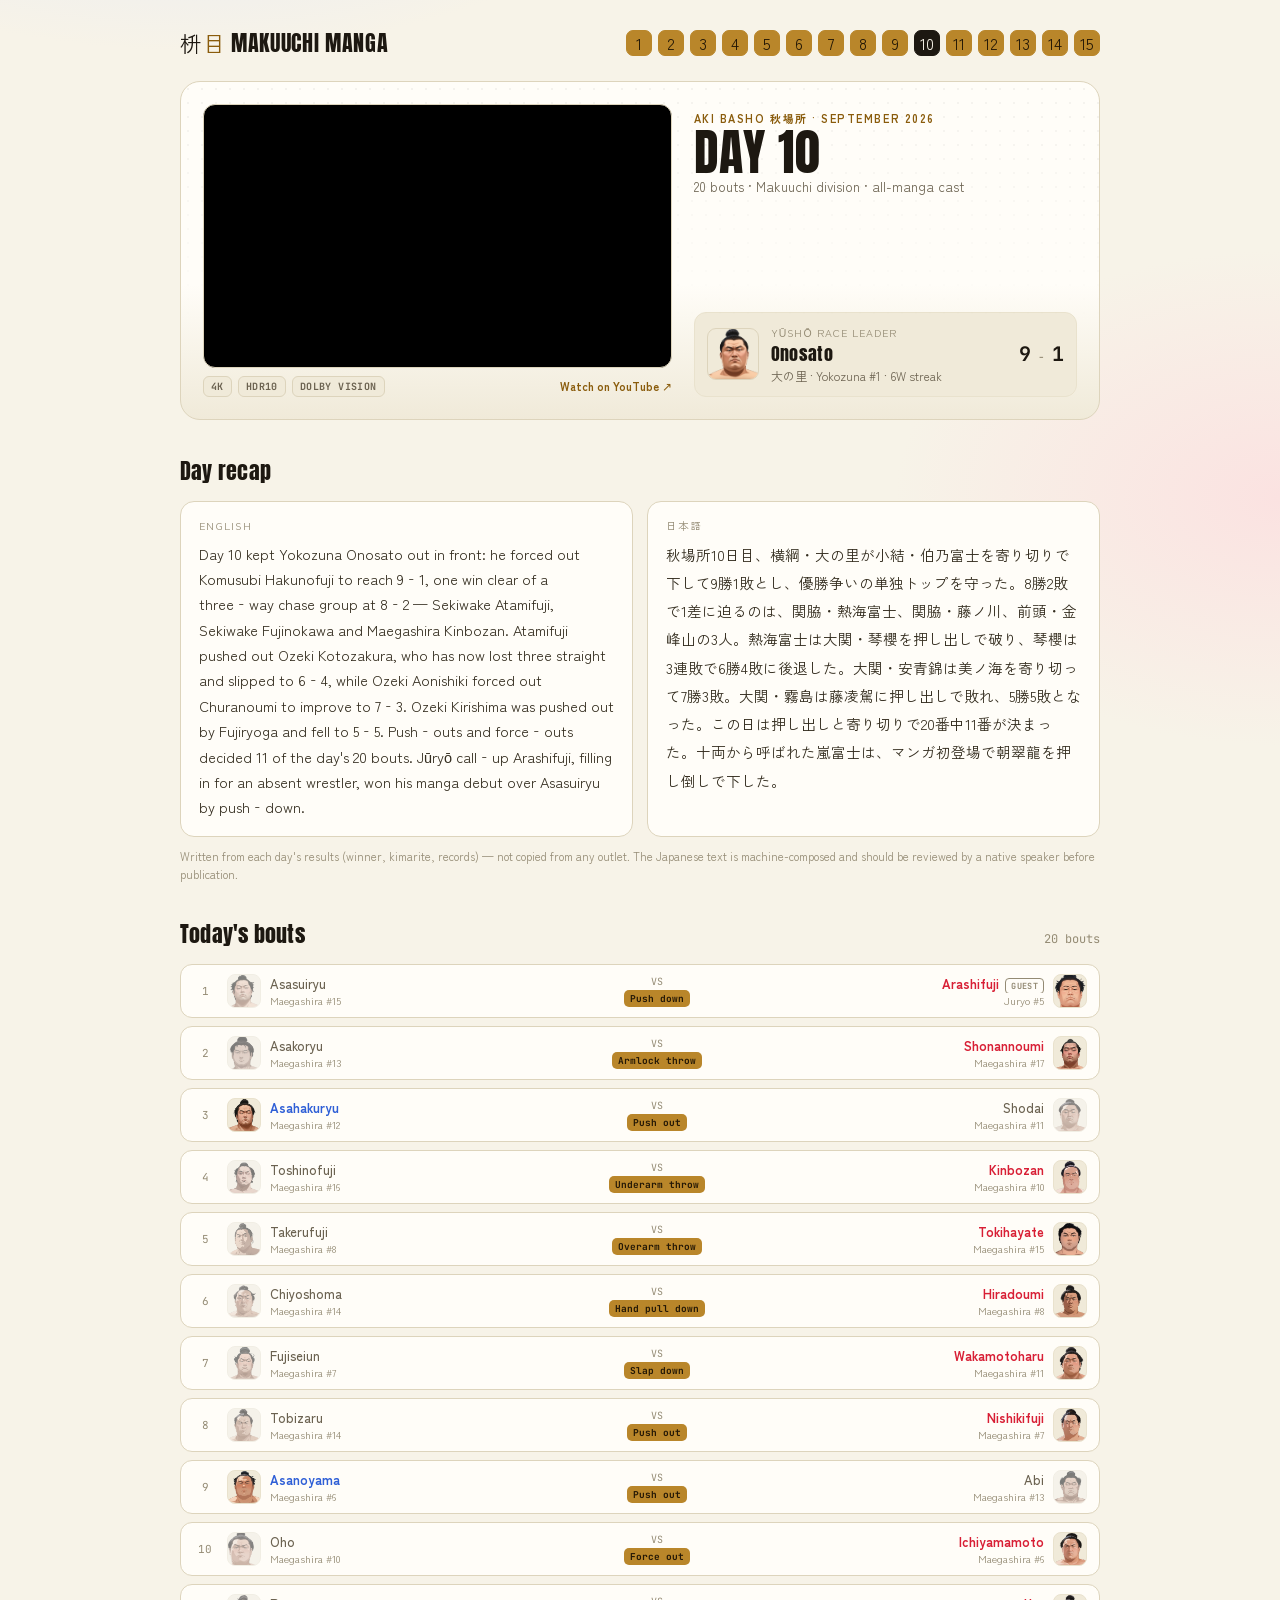
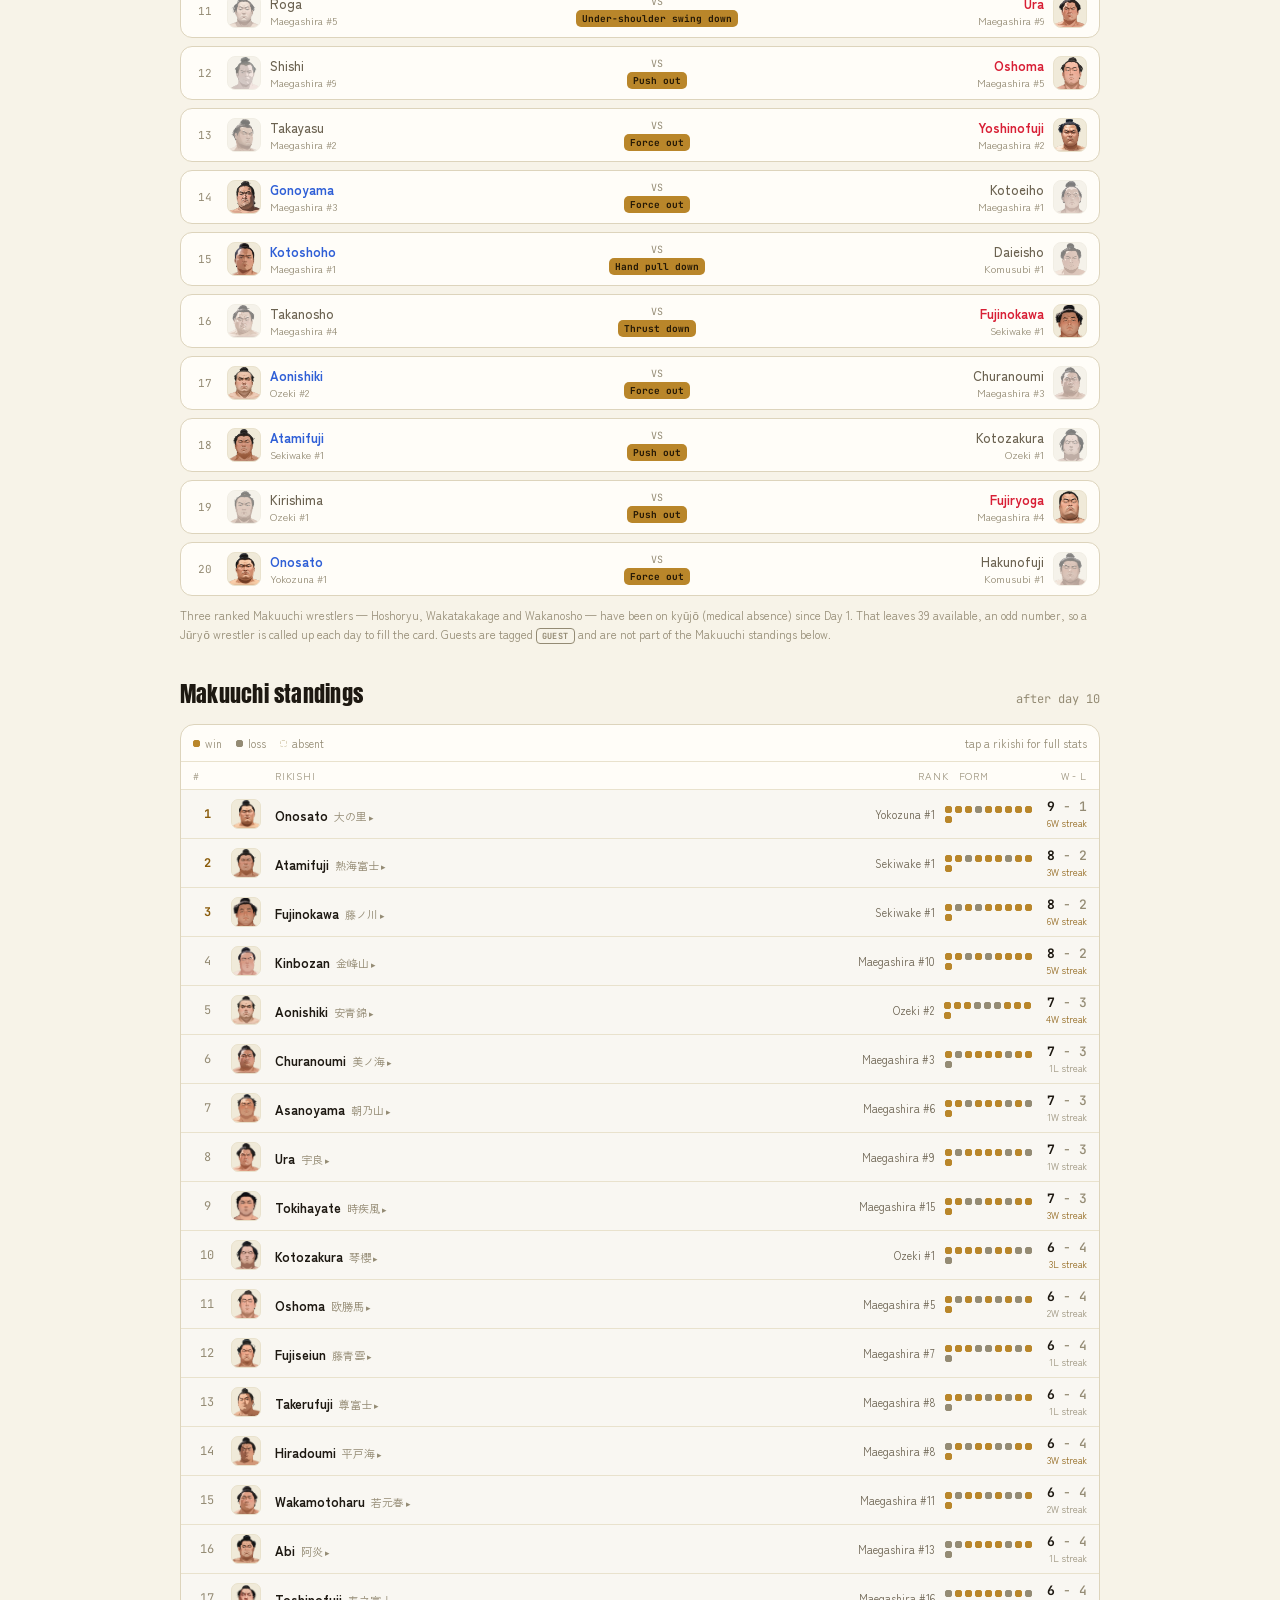
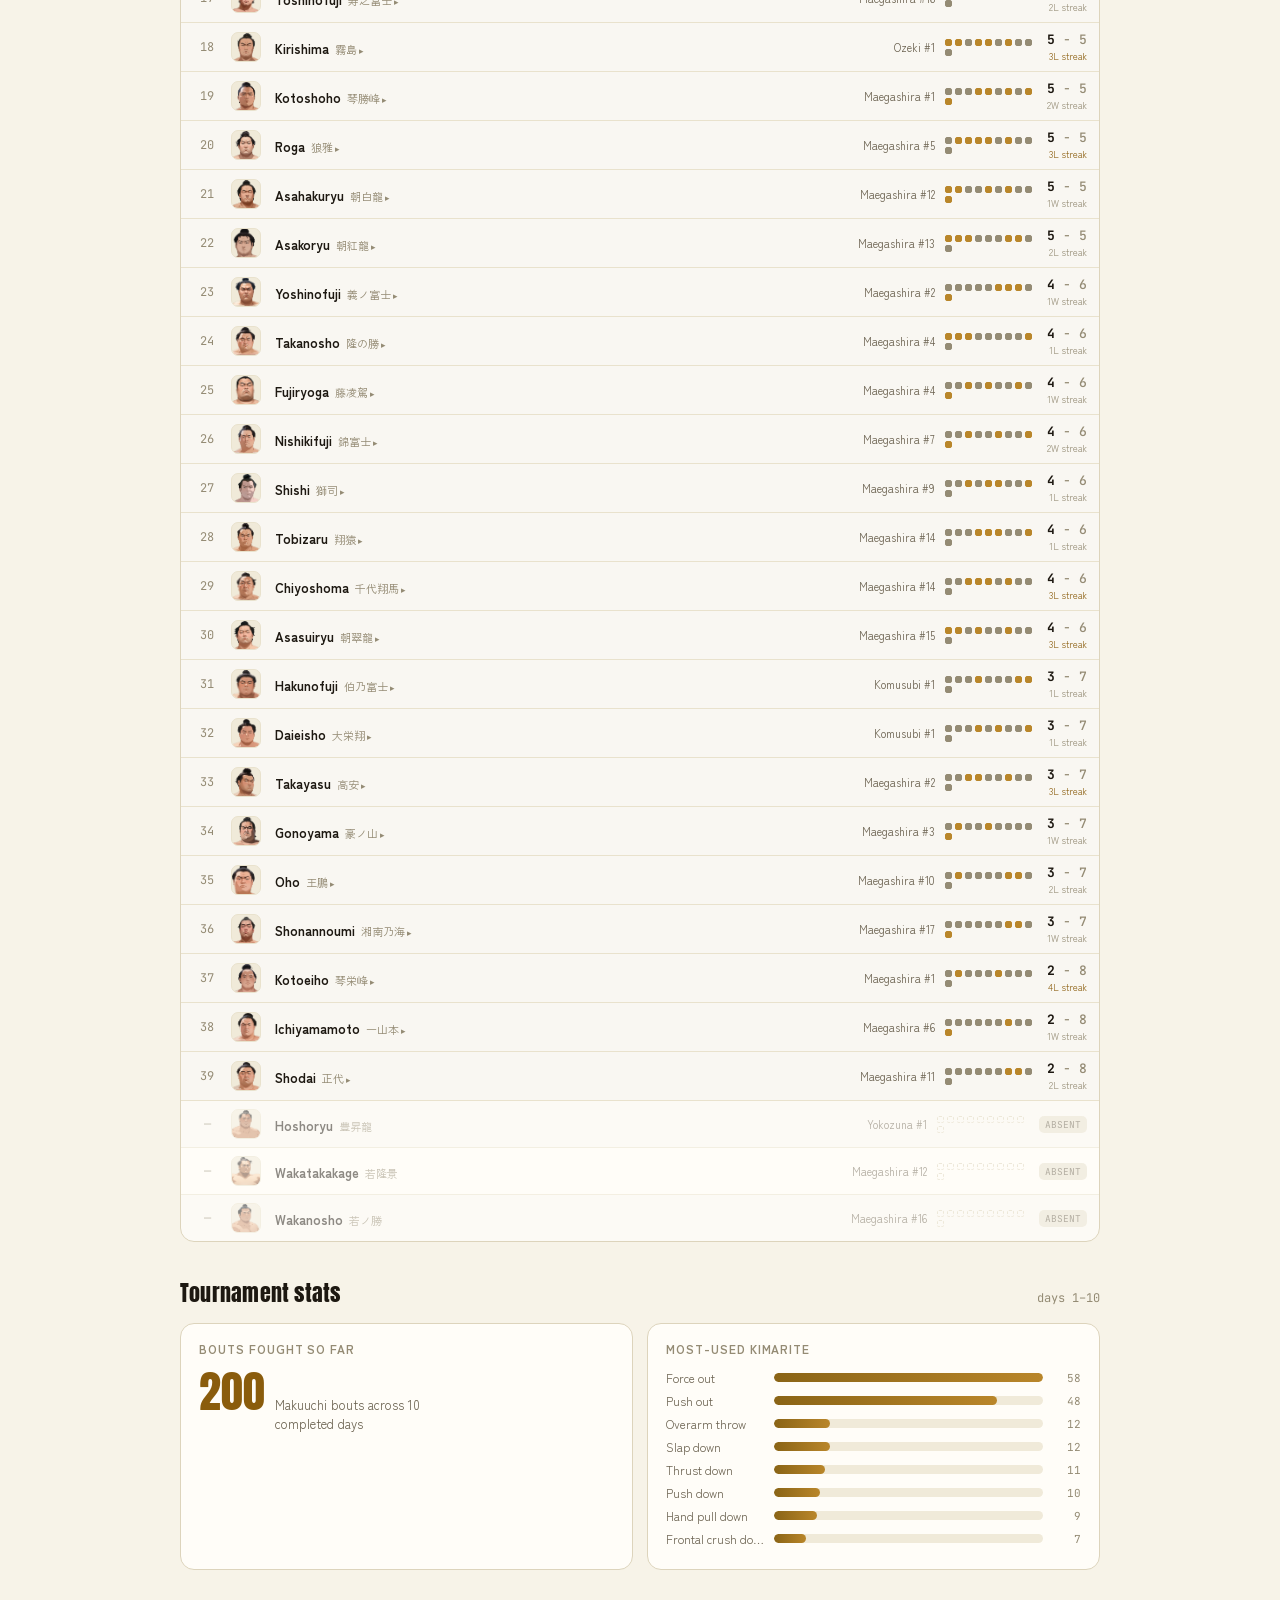
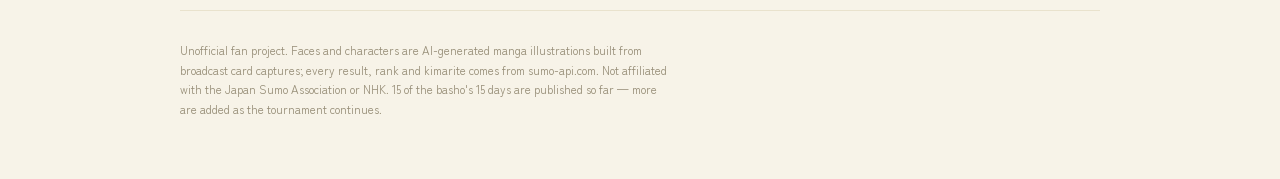
<file: day/10/index.html>
<!doctype html>
<html lang="en">
<head>
<meta charset="utf-8">
<meta name="viewport" content="width=device-width, initial-scale=1">
<title>Day 10 Results — Aki Basho 2026 in Manga Style | Makuuchi Manga</title>
<meta name="description" content="Day 10 kept Yokozuna Onosato out in front: he forced out Komusubi Hakunofuji to reach 9‑1, one win clear of a three‑way chase group at 8‑2 — Sekiwake Atamifu...">
<link rel="canonical" href="https://masume.art/day/10/">
<meta property="og:type" content="video.other">
<meta property="og:title" content="Day 10 Results — Aki Basho 2026 in Manga Style | Makuuchi Manga">
<meta property="og:description" content="Day 10 kept Yokozuna Onosato out in front: he forced out Komusubi Hakunofuji to reach 9‑1, one win clear of a three‑way chase group at 8‑2 — Sekiwake Atamifu...">
<meta property="og:url" content="https://masume.art/day/10/">
<meta property="og:image" content="https://i.ytimg.com/vi/DS1raexzwqk/hqdefault.jpg">
<meta property="og:site_name" content="Makuuchi Manga">
<meta name="twitter:card" content="summary_large_image">
<meta name="twitter:title" content="Day 10 Results — Aki Basho 2026 in Manga Style | Makuuchi Manga">
<meta name="twitter:description" content="Day 10 kept Yokozuna Onosato out in front: he forced out Komusubi Hakunofuji to reach 9‑1, one win clear of a three‑way chase group at 8‑2 — Sekiwake Atamifu...">
<meta name="twitter:image" content="https://i.ytimg.com/vi/DS1raexzwqk/hqdefault.jpg">
<link rel="preconnect" href="https://fonts.googleapis.com">
<link rel="preconnect" href="https://fonts.gstatic.com" crossorigin>
<link href="https://fonts.googleapis.com/css2?family=Anton&family=Zen+Kaku+Gothic+New:wght@400;500;700;900&family=JetBrains+Mono:wght@500;700&display=swap" rel="stylesheet">
<link rel="stylesheet" href="/styles.css">
<script type="application/ld+json">{"@context": "https://schema.org", "@type": "WebPage", "name": "Day 10 Results — Aki Basho 2026 in Manga Style | Makuuchi Manga", "description": "Day 10 kept Yokozuna Onosato out in front: he forced out Komusubi Hakunofuji to reach 9‑1, one win clear of a three‑way chase group at 8‑2 — Sekiwake Atamifu...", "url": "https://masume.art/day/10/", "inLanguage": ["en", "ja"], "isPartOf": {"@type": "WebSite", "name": "Makuuchi Manga", "url": "https://masume.art"}, "video": {"@type": "VideoObject", "name": "Sumo September 2026 (Aki Basho) Day 10 Results | Makuuchi Standings in Manga Style [4K HDR]", "description": "Day 10 kept Yokozuna Onosato out in front: he forced out Komusubi Hakunofuji to reach 9‑1, one win clear of a three‑way chase group at 8‑2 — Sekiwake Atamifu...", "thumbnailUrl": "https://i.ytimg.com/vi/DS1raexzwqk/hqdefault.jpg", "embedUrl": "https://www.youtube-nocookie.com/embed/DS1raexzwqk"}}</script>
</head>
<body>
<div class="wrap">

  <div class="topbar">
    <div class="brand">
      <span class="mark">枡<span style="color:var(--gold-text)">目</span> MAKUUCHI MANGA</span>
    </div>
    <nav class="daynav" aria-label="Tournament days"><a class="chip done" href="/day/1/">1</a><a class="chip done" href="/day/2/">2</a><a class="chip done" href="/day/3/">3</a><a class="chip done" href="/day/4/">4</a><a class="chip done" href="/day/5/">5</a><a class="chip done" href="/day/6/">6</a><a class="chip done" href="/day/7/">7</a><a class="chip done" href="/day/8/">8</a><a class="chip done" href="/day/9/">9</a><a class="chip current" href="/day/10/">10</a><a class="chip done" href="/day/11/">11</a><a class="chip done" href="/day/12/">12</a><a class="chip done" href="/day/13/">13</a><a class="chip done" href="/day/14/">14</a><a class="chip done" href="/">15</a></nav>
  </div>

  <div class="hero">
    <div class="hero-video">
      <div class="yt-wrap">
        <iframe src="https://www.youtube-nocookie.com/embed/DS1raexzwqk"
          title="Day 10 — Aki Basho, Makuuchi standings in manga style" loading="lazy"
          allow="accelerometer; clipboard-write; encrypted-media; gyroscope; picture-in-picture; web-share"
          allowfullscreen referrerpolicy="strict-origin-when-cross-origin"></iframe>
      </div>
      <div class="yt-meta">
        <span class="badge">4K</span>
        <span class="badge">HDR10</span>
        <span class="badge">DOLBY VISION</span>
        <a class="yt-external" href="https://youtu.be/DS1raexzwqk" target="_blank" rel="noopener">Watch on YouTube ↗</a>
      </div>
    </div>

    <div class="hero-info">
      <div>
        <span class="eyebrow">Aki Basho 秋場所 · September 2026</span>
        <h1>DAY 10</h1>
        <div class="date">20 bouts · Makuuchi division · all-manga cast</div>
      </div>
      <div class="leader-card">
        <img src="/portraits/8850.png" alt="Onosato" width="52" height="52">
        <div>
          <div class="l1">Yūshō race leader</div>
          <div class="l2">Onosato</div>
          <div class="l3">大の里 · Yokozuna #1 · 6W streak</div>
        </div>
        <div class="rec">9<small>&nbsp;-&nbsp;</small>1</div>
      </div>
    </div>
  </div>

  <section>
    <div class="section-head"><h2>Day recap</h2></div>
    <div class="recap">
      <div class="recap-panel en">
        <span class="lang">English</span>
        <p>Day 10 kept Yokozuna Onosato out in front: he forced out Komusubi Hakunofuji to reach 9‑1, one win clear of a three‑way chase group at 8‑2 — Sekiwake Atamifuji, Sekiwake Fujinokawa and Maegashira Kinbozan. Atamifuji pushed out Ozeki Kotozakura, who has now lost three straight and slipped to 6‑4, while Ozeki Aonishiki forced out Churanoumi to improve to 7‑3. Ozeki Kirishima was pushed out by Fujiryoga and fell to 5‑5. Push‑outs and force‑outs decided 11 of the day's 20 bouts. Jūryō call‑up Arashifuji, filling in for an absent wrestler, won his manga debut over Asasuiryu by push‑down.</p>
      </div>
      <div class="recap-panel jp">
        <span class="lang">日本語</span>
        <p>秋場所10日目、横綱・大の里が小結・伯乃富士を寄り切りで下して9勝1敗とし、優勝争いの単独トップを守った。8勝2敗で1差に迫るのは、関脇・熱海富士、関脇・藤ノ川、前頭・金峰山の3人。熱海富士は大関・琴櫻を押し出しで破り、琴櫻は3連敗で6勝4敗に後退した。大関・安青錦は美ノ海を寄り切って7勝3敗。大関・霧島は藤凌駕に押し出しで敗れ、5勝5敗となった。この日は押し出しと寄り切りで20番中11番が決まった。十両から呼ばれた嵐富士は、マンガ初登場で朝翠龍を押し倒しで下した。</p>
      </div>
    </div>
    <p class="recap-note">Written from each day's results (winner, kimarite, records) — not copied from any outlet. The Japanese text is machine-composed and should be reviewed by a native speaker before publication.</p>
  </section>

  <section>
    <div class="section-head"><h2>Today's bouts</h2><span class="count">20 bouts</span></div>
    <div class="bouts">
  <div class="bout">
    <div class="n">1</div>
    <div class="side east loser">
      <img src="/portraits/8859.png" alt="Asasuiryu" width="34" height="34" loading="lazy">
      <div class="nm"><div class="name">Asasuiryu</div><div class="rank">Maegashira #15</div></div>
    </div>
    <div class="vs">VS<span class="kim">Push down</span></div>
    <div class="side b west ">
      <img src="/portraits/8858.png" alt="Arashifuji" width="34" height="34" loading="lazy">
      <div class="nm"><div class="name">Arashifuji<span class="guest-badge">GUEST</span></div><div class="rank">Juryo #5</div></div>
    </div>
  </div>
  <div class="bout">
    <div class="n">2</div>
    <div class="side east loser">
      <img src="/portraits/164.png" alt="Asakoryu" width="34" height="34" loading="lazy">
      <div class="nm"><div class="name">Asakoryu</div><div class="rank">Maegashira #13</div></div>
    </div>
    <div class="vs">VS<span class="kim">Armlock throw</span></div>
    <div class="side b west ">
      <img src="/portraits/49.png" alt="Shonannoumi" width="34" height="34" loading="lazy">
      <div class="nm"><div class="name">Shonannoumi</div><div class="rank">Maegashira #17</div></div>
    </div>
  </div>
  <div class="bout">
    <div class="n">3</div>
    <div class="side east ">
      <img src="/portraits/607.png" alt="Asahakuryu" width="34" height="34" loading="lazy">
      <div class="nm"><div class="name">Asahakuryu</div><div class="rank">Maegashira #12</div></div>
    </div>
    <div class="vs">VS<span class="kim">Push out</span></div>
    <div class="side b west loser">
      <img src="/portraits/33.png" alt="Shodai" width="34" height="34" loading="lazy">
      <div class="nm"><div class="name">Shodai</div><div class="rank">Maegashira #11</div></div>
    </div>
  </div>
  <div class="bout">
    <div class="n">4</div>
    <div class="side east loser">
      <img src="/portraits/8866.png" alt="Toshinofuji" width="34" height="34" loading="lazy">
      <div class="nm"><div class="name">Toshinofuji</div><div class="rank">Maegashira #16</div></div>
    </div>
    <div class="vs">VS<span class="kim">Underarm throw</span></div>
    <div class="side b west ">
      <img src="/portraits/50.png" alt="Kinbozan" width="34" height="34" loading="lazy">
      <div class="nm"><div class="name">Kinbozan</div><div class="rank">Maegashira #10</div></div>
    </div>
  </div>
  <div class="bout">
    <div class="n">5</div>
    <div class="side east loser">
      <img src="/portraits/5.png" alt="Takerufuji" width="34" height="34" loading="lazy">
      <div class="nm"><div class="name">Takerufuji</div><div class="rank">Maegashira #8</div></div>
    </div>
    <div class="vs">VS<span class="kim">Overarm throw</span></div>
    <div class="side b west ">
      <img src="/portraits/83.png" alt="Tokihayate" width="34" height="34" loading="lazy">
      <div class="nm"><div class="name">Tokihayate</div><div class="rank">Maegashira #15</div></div>
    </div>
  </div>
  <div class="bout">
    <div class="n">6</div>
    <div class="side east loser">
      <img src="/portraits/39.png" alt="Chiyoshoma" width="34" height="34" loading="lazy">
      <div class="nm"><div class="name">Chiyoshoma</div><div class="rank">Maegashira #14</div></div>
    </div>
    <div class="vs">VS<span class="kim">Hand pull down</span></div>
    <div class="side b west ">
      <img src="/portraits/24.png" alt="Hiradoumi" width="34" height="34" loading="lazy">
      <div class="nm"><div class="name">Hiradoumi</div><div class="rank">Maegashira #8</div></div>
    </div>
  </div>
  <div class="bout">
    <div class="n">7</div>
    <div class="side east loser">
      <img src="/portraits/82.png" alt="Fujiseiun" width="34" height="34" loading="lazy">
      <div class="nm"><div class="name">Fujiseiun</div><div class="rank">Maegashira #7</div></div>
    </div>
    <div class="vs">VS<span class="kim">Slap down</span></div>
    <div class="side b west ">
      <img src="/portraits/13.png" alt="Wakamotoharu" width="34" height="34" loading="lazy">
      <div class="nm"><div class="name">Wakamotoharu</div><div class="rank">Maegashira #11</div></div>
    </div>
  </div>
  <div class="bout">
    <div class="n">8</div>
    <div class="side east loser">
      <img src="/portraits/21.png" alt="Tobizaru" width="34" height="34" loading="lazy">
      <div class="nm"><div class="name">Tobizaru</div><div class="rank">Maegashira #14</div></div>
    </div>
    <div class="vs">VS<span class="kim">Push out</span></div>
    <div class="side b west ">
      <img src="/portraits/40.png" alt="Nishikifuji" width="34" height="34" loading="lazy">
      <div class="nm"><div class="name">Nishikifuji</div><div class="rank">Maegashira #7</div></div>
    </div>
  </div>
  <div class="bout">
    <div class="n">9</div>
    <div class="side east ">
      <img src="/portraits/2.png" alt="Asanoyama" width="34" height="34" loading="lazy">
      <div class="nm"><div class="name">Asanoyama</div><div class="rank">Maegashira #6</div></div>
    </div>
    <div class="vs">VS<span class="kim">Push out</span></div>
    <div class="side b west loser">
      <img src="/portraits/22.png" alt="Abi" width="34" height="34" loading="lazy">
      <div class="nm"><div class="name">Abi</div><div class="rank">Maegashira #13</div></div>
    </div>
  </div>
  <div class="bout">
    <div class="n">10</div>
    <div class="side east loser">
      <img src="/portraits/41.png" alt="Oho" width="34" height="34" loading="lazy">
      <div class="nm"><div class="name">Oho</div><div class="rank">Maegashira #10</div></div>
    </div>
    <div class="vs">VS<span class="kim">Force out</span></div>
    <div class="side b west ">
      <img src="/portraits/11.png" alt="Ichiyamamoto" width="34" height="34" loading="lazy">
      <div class="nm"><div class="name">Ichiyamamoto</div><div class="rank">Maegashira #6</div></div>
    </div>
  </div>
  <div class="bout">
    <div class="n">11</div>
    <div class="side east loser">
      <img src="/portraits/55.png" alt="Roga" width="34" height="34" loading="lazy">
      <div class="nm"><div class="name">Roga</div><div class="rank">Maegashira #5</div></div>
    </div>
    <div class="vs">VS<span class="kim">Under-shoulder swing down</span></div>
    <div class="side b west ">
      <img src="/portraits/28.png" alt="Ura" width="34" height="34" loading="lazy">
      <div class="nm"><div class="name">Ura</div><div class="rank">Maegashira #9</div></div>
    </div>
  </div>
  <div class="bout">
    <div class="n">12</div>
    <div class="side east loser">
      <img src="/portraits/86.png" alt="Shishi" width="34" height="34" loading="lazy">
      <div class="nm"><div class="name">Shishi</div><div class="rank">Maegashira #9</div></div>
    </div>
    <div class="vs">VS<span class="kim">Push out</span></div>
    <div class="side b west ">
      <img src="/portraits/61.png" alt="Oshoma" width="34" height="34" loading="lazy">
      <div class="nm"><div class="name">Oshoma</div><div class="rank">Maegashira #5</div></div>
    </div>
  </div>
  <div class="bout">
    <div class="n">13</div>
    <div class="side east loser">
      <img src="/portraits/44.png" alt="Takayasu" width="34" height="34" loading="lazy">
      <div class="nm"><div class="name">Takayasu</div><div class="rank">Maegashira #2</div></div>
    </div>
    <div class="vs">VS<span class="kim">Force out</span></div>
    <div class="side b west ">
      <img src="/portraits/8857.png" alt="Yoshinofuji" width="34" height="34" loading="lazy">
      <div class="nm"><div class="name">Yoshinofuji</div><div class="rank">Maegashira #2</div></div>
    </div>
  </div>
  <div class="bout">
    <div class="n">14</div>
    <div class="side east ">
      <img src="/portraits/56.png" alt="Gonoyama" width="34" height="34" loading="lazy">
      <div class="nm"><div class="name">Gonoyama</div><div class="rank">Maegashira #3</div></div>
    </div>
    <div class="vs">VS<span class="kim">Force out</span></div>
    <div class="side b west loser">
      <img src="/portraits/112.png" alt="Kotoeiho" width="34" height="34" loading="lazy">
      <div class="nm"><div class="name">Kotoeiho</div><div class="rank">Maegashira #1</div></div>
    </div>
  </div>
  <div class="bout">
    <div class="n">15</div>
    <div class="side east ">
      <img src="/portraits/8.png" alt="Kotoshoho" width="34" height="34" loading="lazy">
      <div class="nm"><div class="name">Kotoshoho</div><div class="rank">Maegashira #1</div></div>
    </div>
    <div class="vs">VS<span class="kim">Hand pull down</span></div>
    <div class="side b west loser">
      <img src="/portraits/9.png" alt="Daieisho" width="34" height="34" loading="lazy">
      <div class="nm"><div class="name">Daieisho</div><div class="rank">Komusubi #1</div></div>
    </div>
  </div>
  <div class="bout">
    <div class="n">16</div>
    <div class="side east loser">
      <img src="/portraits/37.png" alt="Takanosho" width="34" height="34" loading="lazy">
      <div class="nm"><div class="name">Takanosho</div><div class="rank">Maegashira #4</div></div>
    </div>
    <div class="vs">VS<span class="kim">Thrust down</span></div>
    <div class="side b west ">
      <img src="/portraits/615.png" alt="Fujinokawa" width="34" height="34" loading="lazy">
      <div class="nm"><div class="name">Fujinokawa</div><div class="rank">Sekiwake #1</div></div>
    </div>
  </div>
  <div class="bout">
    <div class="n">17</div>
    <div class="side east ">
      <img src="/portraits/8854.png" alt="Aonishiki" width="34" height="34" loading="lazy">
      <div class="nm"><div class="name">Aonishiki</div><div class="rank">Ozeki #2</div></div>
    </div>
    <div class="vs">VS<span class="kim">Force out</span></div>
    <div class="side b west loser">
      <img src="/portraits/71.png" alt="Churanoumi" width="34" height="34" loading="lazy">
      <div class="nm"><div class="name">Churanoumi</div><div class="rank">Maegashira #3</div></div>
    </div>
  </div>
  <div class="bout">
    <div class="n">18</div>
    <div class="side east ">
      <img src="/portraits/74.png" alt="Atamifuji" width="34" height="34" loading="lazy">
      <div class="nm"><div class="name">Atamifuji</div><div class="rank">Sekiwake #1</div></div>
    </div>
    <div class="vs">VS<span class="kim">Push out</span></div>
    <div class="side b west loser">
      <img src="/portraits/20.png" alt="Kotozakura" width="34" height="34" loading="lazy">
      <div class="nm"><div class="name">Kotozakura</div><div class="rank">Ozeki #1</div></div>
    </div>
  </div>
  <div class="bout">
    <div class="n">19</div>
    <div class="side east loser">
      <img src="/portraits/7.png" alt="Kirishima" width="34" height="34" loading="lazy">
      <div class="nm"><div class="name">Kirishima</div><div class="rank">Ozeki #1</div></div>
    </div>
    <div class="vs">VS<span class="kim">Push out</span></div>
    <div class="side b west ">
      <img src="/portraits/9051.png" alt="Fujiryoga" width="34" height="34" loading="lazy">
      <div class="nm"><div class="name">Fujiryoga</div><div class="rank">Maegashira #4</div></div>
    </div>
  </div>
  <div class="bout">
    <div class="n">20</div>
    <div class="side east ">
      <img src="/portraits/8850.png" alt="Onosato" width="34" height="34" loading="lazy">
      <div class="nm"><div class="name">Onosato</div><div class="rank">Yokozuna #1</div></div>
    </div>
    <div class="vs">VS<span class="kim">Force out</span></div>
    <div class="side b west loser">
      <img src="/portraits/3.png" alt="Hakunofuji" width="34" height="34" loading="lazy">
      <div class="nm"><div class="name">Hakunofuji</div><div class="rank">Komusubi #1</div></div>
    </div>
  </div>
    </div>
    <p class="note">Three ranked Makuuchi wrestlers — Hoshoryu, Wakatakakage and Wakanosho — have been on kyūjō (medical absence) since Day 1. That leaves 39 available, an odd number, so a Jūryō wrestler is called up each day to fill the card. Guests are tagged <span class="guest-badge" style="margin-left:0">GUEST</span> and are not part of the Makuuchi standings below.</p>
  </section>

  <section>
    <div class="section-head"><h2>Makuuchi standings</h2><span class="count">after day 10</span></div>
    <div class="standings">
      <div class="standings-legend">
        <span class="lg"><span class="dot" style="background:var(--gold);border:1px solid var(--gold)"></span>win</span>
        <span class="lg"><span class="dot" style="background:var(--ink-faint);border:1px solid var(--ink-faint)"></span>loss</span>
        <span class="lg"><span class="dot" style="border:1px dashed var(--line)"></span>absent</span>
        <span style="margin-left:auto">tap a rikishi for full stats</span>
      </div>
      <div class="shead"><span>#</span><span>·</span><span>Rikishi</span><span class="srank-h">Rank</span><span>Form</span><span style="text-align:right">W&#8209;L</span></div>
  <div class="srow top" data-detail="d10-8850">
    <div class="spos">1</div>
    <img src="/portraits/8850.png" alt="Onosato" width="30" height="30" loading="lazy">
    <div class="sname"><span class="name">Onosato</span><span class="jp">大の里</span><span class="chev">▸</span></div>
    <div class="srank">Yokozuna #1</div>
    <div class="formdots"><span class="w" title="Day 1: won"></span><span class="w" title="Day 2: won"></span><span class="w" title="Day 3: won"></span><span class="l" title="Day 4: lost"></span><span class="w" title="Day 5: won"></span><span class="w" title="Day 6: won"></span><span class="w" title="Day 7: won"></span><span class="w" title="Day 8: won"></span><span class="w" title="Day 9: won"></span><span class="w" title="Day 10: won"></span></div>
    <div class="srec-wrap"><div class="srec">9<span class="l"> - 1</span></div><span class="sstreak hot">6W streak</span></div>
  </div>
  <div class="sdetail" id="d10-8850" hidden>
    <div class="sdetail-grid">
      <div>
        <h4>Fighting style this basho (wins by technique family)</h4>
        <div class="style-bar"><i class="oshi" style="width:33.3%" title="Push / thrust (oshi-zumo): 3"></i><i class="yotsu" style="width:33.3%" title="Grappling / belt (yotsu-zumo): 3"></i><i class="other" style="width:33.3%" title="Other (trips, twists, hand techniques): 3"></i></div><div class="style-legend"><span><b class="oshi"></b>Push / thrust · 3</span><span><b class="yotsu"></b>Grappling / belt · 3</span><span><b class="other"></b>Other · 3</span></div>
        <p class="bw-line"><b>Onosato</b>'s best win this basho: beat <b>Daieisho</b> (Komusubi #1) on Day 1.</p>
      </div>
      <div>
        <h4>Physical profile vs. the Makuuchi field</h4>
        <div class="range">
    <div class="rlabel"><span>Height</span><b>190cm</b></div>
    <div class="range-track"><span class="avgtick" style="left:51.4%" title="Makuuchi average: 184.3cm"></span>
      <span class="me" style="left:77.3%"></span></div>
    <div class="rends"><span>173cm</span><span>field avg 184.3cm</span><span>195cm</span></div>
  </div>
        <div class="range">
    <div class="rlabel"><span>Weight</span><b>188kg</b></div>
    <div class="range-track"><span class="avgtick" style="left:48.5%" title="Makuuchi average: 157.8kg"></span>
      <span class="me" style="left:87.2%"></span></div>
    <div class="rends"><span>120kg</span><span>field avg 157.8kg</span><span>198kg</span></div>
  </div>
        <div class="range">
    <div class="rlabel"><span>Age</span><b>26 yo</b></div>
    <div class="range-track"><span class="avgtick" style="left:49.3%" title="Makuuchi average: 28.4 yo"></span>
      <span class="me" style="left:33.3%"></span></div>
    <div class="rends"><span>21 yo</span><span>field avg 28.4 yo</span><span>36 yo</span></div>
  </div>
      </div>
    </div>
  </div>
  <div class="srow top" data-detail="d10-74">
    <div class="spos">2</div>
    <img src="/portraits/74.png" alt="Atamifuji" width="30" height="30" loading="lazy">
    <div class="sname"><span class="name">Atamifuji</span><span class="jp">熱海富士</span><span class="chev">▸</span></div>
    <div class="srank">Sekiwake #1</div>
    <div class="formdots"><span class="w" title="Day 1: won"></span><span class="w" title="Day 2: won"></span><span class="l" title="Day 3: lost"></span><span class="w" title="Day 4: won"></span><span class="w" title="Day 5: won"></span><span class="w" title="Day 6: won"></span><span class="l" title="Day 7: lost"></span><span class="w" title="Day 8: won"></span><span class="w" title="Day 9: won"></span><span class="w" title="Day 10: won"></span></div>
    <div class="srec-wrap"><div class="srec">8<span class="l"> - 2</span></div><span class="sstreak hot">3W streak</span></div>
  </div>
  <div class="sdetail" id="d10-74" hidden>
    <div class="sdetail-grid">
      <div>
        <h4>Fighting style this basho (wins by technique family)</h4>
        <div class="style-bar"><i class="oshi" style="width:87.5%" title="Push / thrust (oshi-zumo): 7"></i><i class="yotsu" style="width:12.5%" title="Grappling / belt (yotsu-zumo): 1"></i></div><div class="style-legend"><span><b class="oshi"></b>Push / thrust · 7</span><span><b class="yotsu"></b>Grappling / belt · 1</span></div>
        <p class="bw-line"><b>Atamifuji</b>'s best win this basho: beat <b>Kotozakura</b> (Ozeki #1) on Day 10.</p>
      </div>
      <div>
        <h4>Physical profile vs. the Makuuchi field</h4>
        <div class="range">
    <div class="rlabel"><span>Height</span><b>185cm</b></div>
    <div class="range-track"><span class="avgtick" style="left:51.4%" title="Makuuchi average: 184.3cm"></span>
      <span class="me" style="left:54.5%"></span></div>
    <div class="rends"><span>173cm</span><span>field avg 184.3cm</span><span>195cm</span></div>
  </div>
        <div class="range">
    <div class="rlabel"><span>Weight</span><b>198kg</b></div>
    <div class="range-track"><span class="avgtick" style="left:48.5%" title="Makuuchi average: 157.8kg"></span>
      <span class="me" style="left:98.0%"></span></div>
    <div class="rends"><span>120kg</span><span>field avg 157.8kg</span><span>198kg</span></div>
  </div>
        <div class="range">
    <div class="rlabel"><span>Age</span><b>24 yo</b></div>
    <div class="range-track"><span class="avgtick" style="left:49.3%" title="Makuuchi average: 28.4 yo"></span>
      <span class="me" style="left:20.0%"></span></div>
    <div class="rends"><span>21 yo</span><span>field avg 28.4 yo</span><span>36 yo</span></div>
  </div>
      </div>
    </div>
  </div>
  <div class="srow top" data-detail="d10-615">
    <div class="spos">3</div>
    <img src="/portraits/615.png" alt="Fujinokawa" width="30" height="30" loading="lazy">
    <div class="sname"><span class="name">Fujinokawa</span><span class="jp">藤ノ川</span><span class="chev">▸</span></div>
    <div class="srank">Sekiwake #1</div>
    <div class="formdots"><span class="w" title="Day 1: won"></span><span class="l" title="Day 2: lost"></span><span class="w" title="Day 3: won"></span><span class="l" title="Day 4: lost"></span><span class="w" title="Day 5: won"></span><span class="w" title="Day 6: won"></span><span class="w" title="Day 7: won"></span><span class="w" title="Day 8: won"></span><span class="w" title="Day 9: won"></span><span class="w" title="Day 10: won"></span></div>
    <div class="srec-wrap"><div class="srec">8<span class="l"> - 2</span></div><span class="sstreak hot">6W streak</span></div>
  </div>
  <div class="sdetail" id="d10-615" hidden>
    <div class="sdetail-grid">
      <div>
        <h4>Fighting style this basho (wins by technique family)</h4>
        <div class="style-bar"><i class="oshi" style="width:62.5%" title="Push / thrust (oshi-zumo): 5"></i><i class="yotsu" style="width:37.5%" title="Grappling / belt (yotsu-zumo): 3"></i></div><div class="style-legend"><span><b class="oshi"></b>Push / thrust · 5</span><span><b class="yotsu"></b>Grappling / belt · 3</span></div>
        <p class="bw-line"><b>Fujinokawa</b>'s best win this basho: beat <b>Kotozakura</b> (Ozeki #1) on Day 9.</p>
      </div>
      <div>
        <h4>Physical profile vs. the Makuuchi field</h4>
        <div class="range">
    <div class="rlabel"><span>Height</span><b>177cm</b></div>
    <div class="range-track"><span class="avgtick" style="left:51.4%" title="Makuuchi average: 184.3cm"></span>
      <span class="me" style="left:18.2%"></span></div>
    <div class="rends"><span>173cm</span><span>field avg 184.3cm</span><span>195cm</span></div>
  </div>
        <div class="range">
    <div class="rlabel"><span>Weight</span><b>125kg</b></div>
    <div class="range-track"><span class="avgtick" style="left:48.5%" title="Makuuchi average: 157.8kg"></span>
      <span class="me" style="left:6.4%"></span></div>
    <div class="rends"><span>120kg</span><span>field avg 157.8kg</span><span>198kg</span></div>
  </div>
        <div class="range">
    <div class="rlabel"><span>Age</span><b>21 yo</b></div>
    <div class="range-track"><span class="avgtick" style="left:49.3%" title="Makuuchi average: 28.4 yo"></span>
      <span class="me" style="left:2.0%"></span></div>
    <div class="rends"><span>21 yo</span><span>field avg 28.4 yo</span><span>36 yo</span></div>
  </div>
      </div>
    </div>
  </div>
  <div class="srow" data-detail="d10-50">
    <div class="spos">4</div>
    <img src="/portraits/50.png" alt="Kinbozan" width="30" height="30" loading="lazy">
    <div class="sname"><span class="name">Kinbozan</span><span class="jp">金峰山</span><span class="chev">▸</span></div>
    <div class="srank">Maegashira #10</div>
    <div class="formdots"><span class="w" title="Day 1: won"></span><span class="w" title="Day 2: won"></span><span class="l" title="Day 3: lost"></span><span class="w" title="Day 4: won"></span><span class="l" title="Day 5: lost"></span><span class="w" title="Day 6: won"></span><span class="w" title="Day 7: won"></span><span class="w" title="Day 8: won"></span><span class="w" title="Day 9: won"></span><span class="w" title="Day 10: won"></span></div>
    <div class="srec-wrap"><div class="srec">8<span class="l"> - 2</span></div><span class="sstreak hot">5W streak</span></div>
  </div>
  <div class="sdetail" id="d10-50" hidden>
    <div class="sdetail-grid">
      <div>
        <h4>Fighting style this basho (wins by technique family)</h4>
        <div class="style-bar"><i class="oshi" style="width:37.5%" title="Push / thrust (oshi-zumo): 3"></i><i class="yotsu" style="width:50.0%" title="Grappling / belt (yotsu-zumo): 4"></i><i class="other" style="width:12.5%" title="Other (trips, twists, hand techniques): 1"></i></div><div class="style-legend"><span><b class="oshi"></b>Push / thrust · 3</span><span><b class="yotsu"></b>Grappling / belt · 4</span><span><b class="other"></b>Other · 1</span></div>
        <p class="bw-line"><b>Kinbozan</b>'s best win this basho: beat <b>Fujiseiun</b> (Maegashira #7) on Day 8.</p>
      </div>
      <div>
        <h4>Physical profile vs. the Makuuchi field</h4>
        <div class="range">
    <div class="rlabel"><span>Height</span><b>194cm</b></div>
    <div class="range-track"><span class="avgtick" style="left:51.4%" title="Makuuchi average: 184.3cm"></span>
      <span class="me" style="left:95.5%"></span></div>
    <div class="rends"><span>173cm</span><span>field avg 184.3cm</span><span>195cm</span></div>
  </div>
        <div class="range">
    <div class="rlabel"><span>Weight</span><b>181kg</b></div>
    <div class="range-track"><span class="avgtick" style="left:48.5%" title="Makuuchi average: 157.8kg"></span>
      <span class="me" style="left:78.2%"></span></div>
    <div class="rends"><span>120kg</span><span>field avg 157.8kg</span><span>198kg</span></div>
  </div>
        <div class="range">
    <div class="rlabel"><span>Age</span><b>29 yo</b></div>
    <div class="range-track"><span class="avgtick" style="left:49.3%" title="Makuuchi average: 28.4 yo"></span>
      <span class="me" style="left:53.3%"></span></div>
    <div class="rends"><span>21 yo</span><span>field avg 28.4 yo</span><span>36 yo</span></div>
  </div>
      </div>
    </div>
  </div>
  <div class="srow" data-detail="d10-8854">
    <div class="spos">5</div>
    <img src="/portraits/8854.png" alt="Aonishiki" width="30" height="30" loading="lazy">
    <div class="sname"><span class="name">Aonishiki</span><span class="jp">安青錦</span><span class="chev">▸</span></div>
    <div class="srank">Ozeki #2</div>
    <div class="formdots"><span class="w" title="Day 1: won"></span><span class="w" title="Day 2: won"></span><span class="w" title="Day 3: won"></span><span class="l" title="Day 4: lost"></span><span class="l" title="Day 5: lost"></span><span class="l" title="Day 6: lost"></span><span class="w" title="Day 7: won"></span><span class="w" title="Day 8: won"></span><span class="w" title="Day 9: won"></span><span class="w" title="Day 10: won"></span></div>
    <div class="srec-wrap"><div class="srec">7<span class="l"> - 3</span></div><span class="sstreak hot">4W streak</span></div>
  </div>
  <div class="sdetail" id="d10-8854" hidden>
    <div class="sdetail-grid">
      <div>
        <h4>Fighting style this basho (wins by technique family)</h4>
        <div class="style-bar"><i class="yotsu" style="width:100.0%" title="Grappling / belt (yotsu-zumo): 7"></i></div><div class="style-legend"><span><b class="yotsu"></b>Grappling / belt · 7</span></div>
        <p class="bw-line"><b>Aonishiki</b>'s best win this basho: beat <b>Atamifuji</b> (Sekiwake #1) on Day 7.</p>
      </div>
      <div>
        <h4>Physical profile vs. the Makuuchi field</h4>
        <div class="range">
    <div class="rlabel"><span>Height</span><b>182cm</b></div>
    <div class="range-track"><span class="avgtick" style="left:51.4%" title="Makuuchi average: 184.3cm"></span>
      <span class="me" style="left:40.9%"></span></div>
    <div class="rends"><span>173cm</span><span>field avg 184.3cm</span><span>195cm</span></div>
  </div>
        <div class="range">
    <div class="rlabel"><span>Weight</span><b>142kg</b></div>
    <div class="range-track"><span class="avgtick" style="left:48.5%" title="Makuuchi average: 157.8kg"></span>
      <span class="me" style="left:28.2%"></span></div>
    <div class="rends"><span>120kg</span><span>field avg 157.8kg</span><span>198kg</span></div>
  </div>
        <div class="range">
    <div class="rlabel"><span>Age</span><b>22 yo</b></div>
    <div class="range-track"><span class="avgtick" style="left:49.3%" title="Makuuchi average: 28.4 yo"></span>
      <span class="me" style="left:6.7%"></span></div>
    <div class="rends"><span>21 yo</span><span>field avg 28.4 yo</span><span>36 yo</span></div>
  </div>
      </div>
    </div>
  </div>
  <div class="srow" data-detail="d10-71">
    <div class="spos">6</div>
    <img src="/portraits/71.png" alt="Churanoumi" width="30" height="30" loading="lazy">
    <div class="sname"><span class="name">Churanoumi</span><span class="jp">美ノ海</span><span class="chev">▸</span></div>
    <div class="srank">Maegashira #3</div>
    <div class="formdots"><span class="w" title="Day 1: won"></span><span class="l" title="Day 2: lost"></span><span class="w" title="Day 3: won"></span><span class="w" title="Day 4: won"></span><span class="w" title="Day 5: won"></span><span class="w" title="Day 6: won"></span><span class="l" title="Day 7: lost"></span><span class="w" title="Day 8: won"></span><span class="w" title="Day 9: won"></span><span class="l" title="Day 10: lost"></span></div>
    <div class="srec-wrap"><div class="srec">7<span class="l"> - 3</span></div><span class="sstreak">1L streak</span></div>
  </div>
  <div class="sdetail" id="d10-71" hidden>
    <div class="sdetail-grid">
      <div>
        <h4>Fighting style this basho (wins by technique family)</h4>
        <div class="style-bar"><i class="oshi" style="width:57.1%" title="Push / thrust (oshi-zumo): 4"></i><i class="yotsu" style="width:28.6%" title="Grappling / belt (yotsu-zumo): 2"></i><i class="other" style="width:14.3%" title="Other (trips, twists, hand techniques): 1"></i></div><div class="style-legend"><span><b class="oshi"></b>Push / thrust · 4</span><span><b class="yotsu"></b>Grappling / belt · 2</span><span><b class="other"></b>Other · 1</span></div>
        <p class="bw-line"><b>Churanoumi</b>'s best win this basho: beat <b>Kotozakura</b> (Ozeki #1) on Day 5.</p>
      </div>
      <div>
        <h4>Physical profile vs. the Makuuchi field</h4>
        <div class="range">
    <div class="rlabel"><span>Height</span><b>176cm</b></div>
    <div class="range-track"><span class="avgtick" style="left:51.4%" title="Makuuchi average: 184.3cm"></span>
      <span class="me" style="left:13.6%"></span></div>
    <div class="rends"><span>173cm</span><span>field avg 184.3cm</span><span>195cm</span></div>
  </div>
        <div class="range">
    <div class="rlabel"><span>Weight</span><b>157kg</b></div>
    <div class="range-track"><span class="avgtick" style="left:48.5%" title="Makuuchi average: 157.8kg"></span>
      <span class="me" style="left:47.4%"></span></div>
    <div class="rends"><span>120kg</span><span>field avg 157.8kg</span><span>198kg</span></div>
  </div>
        <div class="range">
    <div class="rlabel"><span>Age</span><b>33 yo</b></div>
    <div class="range-track"><span class="avgtick" style="left:49.3%" title="Makuuchi average: 28.4 yo"></span>
      <span class="me" style="left:80.0%"></span></div>
    <div class="rends"><span>21 yo</span><span>field avg 28.4 yo</span><span>36 yo</span></div>
  </div>
      </div>
    </div>
  </div>
  <div class="srow" data-detail="d10-2">
    <div class="spos">7</div>
    <img src="/portraits/2.png" alt="Asanoyama" width="30" height="30" loading="lazy">
    <div class="sname"><span class="name">Asanoyama</span><span class="jp">朝乃山</span><span class="chev">▸</span></div>
    <div class="srank">Maegashira #6</div>
    <div class="formdots"><span class="w" title="Day 1: won"></span><span class="w" title="Day 2: won"></span><span class="l" title="Day 3: lost"></span><span class="w" title="Day 4: won"></span><span class="w" title="Day 5: won"></span><span class="w" title="Day 6: won"></span><span class="l" title="Day 7: lost"></span><span class="w" title="Day 8: won"></span><span class="l" title="Day 9: lost"></span><span class="w" title="Day 10: won"></span></div>
    <div class="srec-wrap"><div class="srec">7<span class="l"> - 3</span></div><span class="sstreak">1W streak</span></div>
  </div>
  <div class="sdetail" id="d10-2" hidden>
    <div class="sdetail-grid">
      <div>
        <h4>Fighting style this basho (wins by technique family)</h4>
        <div class="style-bar"><i class="oshi" style="width:42.9%" title="Push / thrust (oshi-zumo): 3"></i><i class="yotsu" style="width:57.1%" title="Grappling / belt (yotsu-zumo): 4"></i></div><div class="style-legend"><span><b class="oshi"></b>Push / thrust · 3</span><span><b class="yotsu"></b>Grappling / belt · 4</span></div>
        <p class="bw-line"><b>Asanoyama</b>'s best win this basho: beat <b>Oshoma</b> (Maegashira #5) on Day 4.</p>
      </div>
      <div>
        <h4>Physical profile vs. the Makuuchi field</h4>
        <div class="range">
    <div class="rlabel"><span>Height</span><b>188cm</b></div>
    <div class="range-track"><span class="avgtick" style="left:51.4%" title="Makuuchi average: 184.3cm"></span>
      <span class="me" style="left:68.2%"></span></div>
    <div class="rends"><span>173cm</span><span>field avg 184.3cm</span><span>195cm</span></div>
  </div>
        <div class="range">
    <div class="rlabel"><span>Weight</span><b>172kg</b></div>
    <div class="range-track"><span class="avgtick" style="left:48.5%" title="Makuuchi average: 157.8kg"></span>
      <span class="me" style="left:66.7%"></span></div>
    <div class="rends"><span>120kg</span><span>field avg 157.8kg</span><span>198kg</span></div>
  </div>
        <div class="range">
    <div class="rlabel"><span>Age</span><b>32 yo</b></div>
    <div class="range-track"><span class="avgtick" style="left:49.3%" title="Makuuchi average: 28.4 yo"></span>
      <span class="me" style="left:73.3%"></span></div>
    <div class="rends"><span>21 yo</span><span>field avg 28.4 yo</span><span>36 yo</span></div>
  </div>
      </div>
    </div>
  </div>
  <div class="srow" data-detail="d10-28">
    <div class="spos">8</div>
    <img src="/portraits/28.png" alt="Ura" width="30" height="30" loading="lazy">
    <div class="sname"><span class="name">Ura</span><span class="jp">宇良</span><span class="chev">▸</span></div>
    <div class="srank">Maegashira #9</div>
    <div class="formdots"><span class="w" title="Day 1: won"></span><span class="l" title="Day 2: lost"></span><span class="w" title="Day 3: won"></span><span class="w" title="Day 4: won"></span><span class="w" title="Day 5: won"></span><span class="w" title="Day 6: won"></span><span class="l" title="Day 7: lost"></span><span class="w" title="Day 8: won"></span><span class="l" title="Day 9: lost"></span><span class="w" title="Day 10: won"></span></div>
    <div class="srec-wrap"><div class="srec">7<span class="l"> - 3</span></div><span class="sstreak">1W streak</span></div>
  </div>
  <div class="sdetail" id="d10-28" hidden>
    <div class="sdetail-grid">
      <div>
        <h4>Fighting style this basho (wins by technique family)</h4>
        <div class="style-bar"><i class="oshi" style="width:28.6%" title="Push / thrust (oshi-zumo): 2"></i><i class="other" style="width:71.4%" title="Other (trips, twists, hand techniques): 5"></i></div><div class="style-legend"><span><b class="oshi"></b>Push / thrust · 2</span><span><b class="other"></b>Other · 5</span></div>
        <p class="bw-line"><b>Ura</b>'s best win this basho: beat <b>Roga</b> (Maegashira #5) on Day 10.</p>
      </div>
      <div>
        <h4>Physical profile vs. the Makuuchi field</h4>
        <div class="range">
    <div class="rlabel"><span>Height</span><b>173cm</b></div>
    <div class="range-track"><span class="avgtick" style="left:51.4%" title="Makuuchi average: 184.3cm"></span>
      <span class="me" style="left:2.0%"></span></div>
    <div class="rends"><span>173cm</span><span>field avg 184.3cm</span><span>195cm</span></div>
  </div>
        <div class="range">
    <div class="rlabel"><span>Weight</span><b>138kg</b></div>
    <div class="range-track"><span class="avgtick" style="left:48.5%" title="Makuuchi average: 157.8kg"></span>
      <span class="me" style="left:23.1%"></span></div>
    <div class="rends"><span>120kg</span><span>field avg 157.8kg</span><span>198kg</span></div>
  </div>
        <div class="range">
    <div class="rlabel"><span>Age</span><b>34 yo</b></div>
    <div class="range-track"><span class="avgtick" style="left:49.3%" title="Makuuchi average: 28.4 yo"></span>
      <span class="me" style="left:86.7%"></span></div>
    <div class="rends"><span>21 yo</span><span>field avg 28.4 yo</span><span>36 yo</span></div>
  </div>
      </div>
    </div>
  </div>
  <div class="srow" data-detail="d10-83">
    <div class="spos">9</div>
    <img src="/portraits/83.png" alt="Tokihayate" width="30" height="30" loading="lazy">
    <div class="sname"><span class="name">Tokihayate</span><span class="jp">時疾風</span><span class="chev">▸</span></div>
    <div class="srank">Maegashira #15</div>
    <div class="formdots"><span class="w" title="Day 1: won"></span><span class="w" title="Day 2: won"></span><span class="l" title="Day 3: lost"></span><span class="l" title="Day 4: lost"></span><span class="w" title="Day 5: won"></span><span class="w" title="Day 6: won"></span><span class="l" title="Day 7: lost"></span><span class="w" title="Day 8: won"></span><span class="w" title="Day 9: won"></span><span class="w" title="Day 10: won"></span></div>
    <div class="srec-wrap"><div class="srec">7<span class="l"> - 3</span></div><span class="sstreak hot">3W streak</span></div>
  </div>
  <div class="sdetail" id="d10-83" hidden>
    <div class="sdetail-grid">
      <div>
        <h4>Fighting style this basho (wins by technique family)</h4>
        <div class="style-bar"><i class="oshi" style="width:14.3%" title="Push / thrust (oshi-zumo): 1"></i><i class="yotsu" style="width:71.4%" title="Grappling / belt (yotsu-zumo): 5"></i><i class="other" style="width:14.3%" title="Other (trips, twists, hand techniques): 1"></i></div><div class="style-legend"><span><b class="oshi"></b>Push / thrust · 1</span><span><b class="yotsu"></b>Grappling / belt · 5</span><span><b class="other"></b>Other · 1</span></div>
        <p class="bw-line"><b>Tokihayate</b>'s best win this basho: beat <b>Takerufuji</b> (Maegashira #8) on Day 10.</p>
      </div>
      <div>
        <h4>Physical profile vs. the Makuuchi field</h4>
        <div class="range">
    <div class="rlabel"><span>Height</span><b>179cm</b></div>
    <div class="range-track"><span class="avgtick" style="left:51.4%" title="Makuuchi average: 184.3cm"></span>
      <span class="me" style="left:27.3%"></span></div>
    <div class="rends"><span>173cm</span><span>field avg 184.3cm</span><span>195cm</span></div>
  </div>
        <div class="range">
    <div class="rlabel"><span>Weight</span><b>135kg</b></div>
    <div class="range-track"><span class="avgtick" style="left:48.5%" title="Makuuchi average: 157.8kg"></span>
      <span class="me" style="left:19.2%"></span></div>
    <div class="rends"><span>120kg</span><span>field avg 157.8kg</span><span>198kg</span></div>
  </div>
        <div class="range">
    <div class="rlabel"><span>Age</span><b>30 yo</b></div>
    <div class="range-track"><span class="avgtick" style="left:49.3%" title="Makuuchi average: 28.4 yo"></span>
      <span class="me" style="left:60.0%"></span></div>
    <div class="rends"><span>21 yo</span><span>field avg 28.4 yo</span><span>36 yo</span></div>
  </div>
      </div>
    </div>
  </div>
  <div class="srow" data-detail="d10-20">
    <div class="spos">10</div>
    <img src="/portraits/20.png" alt="Kotozakura" width="30" height="30" loading="lazy">
    <div class="sname"><span class="name">Kotozakura</span><span class="jp">琴櫻</span><span class="chev">▸</span></div>
    <div class="srank">Ozeki #1</div>
    <div class="formdots"><span class="w" title="Day 1: won"></span><span class="w" title="Day 2: won"></span><span class="w" title="Day 3: won"></span><span class="w" title="Day 4: won"></span><span class="l" title="Day 5: lost"></span><span class="w" title="Day 6: won"></span><span class="w" title="Day 7: won"></span><span class="l" title="Day 8: lost"></span><span class="l" title="Day 9: lost"></span><span class="l" title="Day 10: lost"></span></div>
    <div class="srec-wrap"><div class="srec">6<span class="l"> - 4</span></div><span class="sstreak hot">3L streak</span></div>
  </div>
  <div class="sdetail" id="d10-20" hidden>
    <div class="sdetail-grid">
      <div>
        <h4>Fighting style this basho (wins by technique family)</h4>
        <div class="style-bar"><i class="oshi" style="width:16.7%" title="Push / thrust (oshi-zumo): 1"></i><i class="yotsu" style="width:50.0%" title="Grappling / belt (yotsu-zumo): 3"></i><i class="other" style="width:33.3%" title="Other (trips, twists, hand techniques): 2"></i></div><div class="style-legend"><span><b class="oshi"></b>Push / thrust · 1</span><span><b class="yotsu"></b>Grappling / belt · 3</span><span><b class="other"></b>Other · 2</span></div>
        <p class="bw-line"><b>Kotozakura</b>'s best win this basho: beat <b>Daieisho</b> (Komusubi #1) on Day 3.</p>
      </div>
      <div>
        <h4>Physical profile vs. the Makuuchi field</h4>
        <div class="range">
    <div class="rlabel"><span>Height</span><b>189cm</b></div>
    <div class="range-track"><span class="avgtick" style="left:51.4%" title="Makuuchi average: 184.3cm"></span>
      <span class="me" style="left:72.7%"></span></div>
    <div class="rends"><span>173cm</span><span>field avg 184.3cm</span><span>195cm</span></div>
  </div>
        <div class="range">
    <div class="rlabel"><span>Weight</span><b>177kg</b></div>
    <div class="range-track"><span class="avgtick" style="left:48.5%" title="Makuuchi average: 157.8kg"></span>
      <span class="me" style="left:73.1%"></span></div>
    <div class="rends"><span>120kg</span><span>field avg 157.8kg</span><span>198kg</span></div>
  </div>
        <div class="range">
    <div class="rlabel"><span>Age</span><b>28 yo</b></div>
    <div class="range-track"><span class="avgtick" style="left:49.3%" title="Makuuchi average: 28.4 yo"></span>
      <span class="me" style="left:46.7%"></span></div>
    <div class="rends"><span>21 yo</span><span>field avg 28.4 yo</span><span>36 yo</span></div>
  </div>
      </div>
    </div>
  </div>
  <div class="srow" data-detail="d10-61">
    <div class="spos">11</div>
    <img src="/portraits/61.png" alt="Oshoma" width="30" height="30" loading="lazy">
    <div class="sname"><span class="name">Oshoma</span><span class="jp">欧勝馬</span><span class="chev">▸</span></div>
    <div class="srank">Maegashira #5</div>
    <div class="formdots"><span class="w" title="Day 1: won"></span><span class="l" title="Day 2: lost"></span><span class="w" title="Day 3: won"></span><span class="l" title="Day 4: lost"></span><span class="w" title="Day 5: won"></span><span class="l" title="Day 6: lost"></span><span class="w" title="Day 7: won"></span><span class="l" title="Day 8: lost"></span><span class="w" title="Day 9: won"></span><span class="w" title="Day 10: won"></span></div>
    <div class="srec-wrap"><div class="srec">6<span class="l"> - 4</span></div><span class="sstreak">2W streak</span></div>
  </div>
  <div class="sdetail" id="d10-61" hidden>
    <div class="sdetail-grid">
      <div>
        <h4>Fighting style this basho (wins by technique family)</h4>
        <div class="style-bar"><i class="oshi" style="width:66.7%" title="Push / thrust (oshi-zumo): 4"></i><i class="other" style="width:33.3%" title="Other (trips, twists, hand techniques): 2"></i></div><div class="style-legend"><span><b class="oshi"></b>Push / thrust · 4</span><span><b class="other"></b>Other · 2</span></div>
        <p class="bw-line"><b>Oshoma</b>'s best win this basho: beat <b>Roga</b> (Maegashira #5) on Day 1.</p>
      </div>
      <div>
        <h4>Physical profile vs. the Makuuchi field</h4>
        <div class="range">
    <div class="rlabel"><span>Height</span><b>190cm</b></div>
    <div class="range-track"><span class="avgtick" style="left:51.4%" title="Makuuchi average: 184.3cm"></span>
      <span class="me" style="left:77.3%"></span></div>
    <div class="rends"><span>173cm</span><span>field avg 184.3cm</span><span>195cm</span></div>
  </div>
        <div class="range">
    <div class="rlabel"><span>Weight</span><b>162kg</b></div>
    <div class="range-track"><span class="avgtick" style="left:48.5%" title="Makuuchi average: 157.8kg"></span>
      <span class="me" style="left:53.8%"></span></div>
    <div class="rends"><span>120kg</span><span>field avg 157.8kg</span><span>198kg</span></div>
  </div>
        <div class="range">
    <div class="rlabel"><span>Age</span><b>29 yo</b></div>
    <div class="range-track"><span class="avgtick" style="left:49.3%" title="Makuuchi average: 28.4 yo"></span>
      <span class="me" style="left:53.3%"></span></div>
    <div class="rends"><span>21 yo</span><span>field avg 28.4 yo</span><span>36 yo</span></div>
  </div>
      </div>
    </div>
  </div>
  <div class="srow" data-detail="d10-82">
    <div class="spos">12</div>
    <img src="/portraits/82.png" alt="Fujiseiun" width="30" height="30" loading="lazy">
    <div class="sname"><span class="name">Fujiseiun</span><span class="jp">藤青雲</span><span class="chev">▸</span></div>
    <div class="srank">Maegashira #7</div>
    <div class="formdots"><span class="w" title="Day 1: won"></span><span class="w" title="Day 2: won"></span><span class="w" title="Day 3: won"></span><span class="l" title="Day 4: lost"></span><span class="l" title="Day 5: lost"></span><span class="w" title="Day 6: won"></span><span class="w" title="Day 7: won"></span><span class="l" title="Day 8: lost"></span><span class="w" title="Day 9: won"></span><span class="l" title="Day 10: lost"></span></div>
    <div class="srec-wrap"><div class="srec">6<span class="l"> - 4</span></div><span class="sstreak">1L streak</span></div>
  </div>
  <div class="sdetail" id="d10-82" hidden>
    <div class="sdetail-grid">
      <div>
        <h4>Fighting style this basho (wins by technique family)</h4>
        <div class="style-bar"><i class="oshi" style="width:16.7%" title="Push / thrust (oshi-zumo): 1"></i><i class="yotsu" style="width:33.3%" title="Grappling / belt (yotsu-zumo): 2"></i><i class="other" style="width:50.0%" title="Other (trips, twists, hand techniques): 3"></i></div><div class="style-legend"><span><b class="oshi"></b>Push / thrust · 1</span><span><b class="yotsu"></b>Grappling / belt · 2</span><span><b class="other"></b>Other · 3</span></div>
        <p class="bw-line"><b>Fujiseiun</b>'s best win this basho: beat <b>Oshoma</b> (Maegashira #5) on Day 6.</p>
      </div>
      <div>
        <h4>Physical profile vs. the Makuuchi field</h4>
        <div class="range">
    <div class="rlabel"><span>Height</span><b>185cm</b></div>
    <div class="range-track"><span class="avgtick" style="left:51.4%" title="Makuuchi average: 184.3cm"></span>
      <span class="me" style="left:54.5%"></span></div>
    <div class="rends"><span>173cm</span><span>field avg 184.3cm</span><span>195cm</span></div>
  </div>
        <div class="range">
    <div class="rlabel"><span>Weight</span><b>149kg</b></div>
    <div class="range-track"><span class="avgtick" style="left:48.5%" title="Makuuchi average: 157.8kg"></span>
      <span class="me" style="left:37.2%"></span></div>
    <div class="rends"><span>120kg</span><span>field avg 157.8kg</span><span>198kg</span></div>
  </div>
        <div class="range">
    <div class="rlabel"><span>Age</span><b>28 yo</b></div>
    <div class="range-track"><span class="avgtick" style="left:49.3%" title="Makuuchi average: 28.4 yo"></span>
      <span class="me" style="left:46.7%"></span></div>
    <div class="rends"><span>21 yo</span><span>field avg 28.4 yo</span><span>36 yo</span></div>
  </div>
      </div>
    </div>
  </div>
  <div class="srow" data-detail="d10-5">
    <div class="spos">13</div>
    <img src="/portraits/5.png" alt="Takerufuji" width="30" height="30" loading="lazy">
    <div class="sname"><span class="name">Takerufuji</span><span class="jp">尊富士</span><span class="chev">▸</span></div>
    <div class="srank">Maegashira #8</div>
    <div class="formdots"><span class="w" title="Day 1: won"></span><span class="w" title="Day 2: won"></span><span class="l" title="Day 3: lost"></span><span class="w" title="Day 4: won"></span><span class="l" title="Day 5: lost"></span><span class="w" title="Day 6: won"></span><span class="l" title="Day 7: lost"></span><span class="w" title="Day 8: won"></span><span class="w" title="Day 9: won"></span><span class="l" title="Day 10: lost"></span></div>
    <div class="srec-wrap"><div class="srec">6<span class="l"> - 4</span></div><span class="sstreak">1L streak</span></div>
  </div>
  <div class="sdetail" id="d10-5" hidden>
    <div class="sdetail-grid">
      <div>
        <h4>Fighting style this basho (wins by technique family)</h4>
        <div class="style-bar"><i class="oshi" style="width:66.7%" title="Push / thrust (oshi-zumo): 4"></i><i class="yotsu" style="width:33.3%" title="Grappling / belt (yotsu-zumo): 2"></i></div><div class="style-legend"><span><b class="oshi"></b>Push / thrust · 4</span><span><b class="yotsu"></b>Grappling / belt · 2</span></div>
        <p class="bw-line"><b>Takerufuji</b>'s best win this basho: beat <b>Oshoma</b> (Maegashira #5) on Day 8.</p>
      </div>
      <div>
        <h4>Physical profile vs. the Makuuchi field</h4>
        <div class="range">
    <div class="rlabel"><span>Height</span><b>186cm</b></div>
    <div class="range-track"><span class="avgtick" style="left:51.4%" title="Makuuchi average: 184.3cm"></span>
      <span class="me" style="left:59.1%"></span></div>
    <div class="rends"><span>173cm</span><span>field avg 184.3cm</span><span>195cm</span></div>
  </div>
        <div class="range">
    <div class="rlabel"><span>Weight</span><b>149kg</b></div>
    <div class="range-track"><span class="avgtick" style="left:48.5%" title="Makuuchi average: 157.8kg"></span>
      <span class="me" style="left:37.2%"></span></div>
    <div class="rends"><span>120kg</span><span>field avg 157.8kg</span><span>198kg</span></div>
  </div>
        <div class="range">
    <div class="rlabel"><span>Age</span><b>27 yo</b></div>
    <div class="range-track"><span class="avgtick" style="left:49.3%" title="Makuuchi average: 28.4 yo"></span>
      <span class="me" style="left:40.0%"></span></div>
    <div class="rends"><span>21 yo</span><span>field avg 28.4 yo</span><span>36 yo</span></div>
  </div>
      </div>
    </div>
  </div>
  <div class="srow" data-detail="d10-24">
    <div class="spos">14</div>
    <img src="/portraits/24.png" alt="Hiradoumi" width="30" height="30" loading="lazy">
    <div class="sname"><span class="name">Hiradoumi</span><span class="jp">平戸海</span><span class="chev">▸</span></div>
    <div class="srank">Maegashira #8</div>
    <div class="formdots"><span class="l" title="Day 1: lost"></span><span class="w" title="Day 2: won"></span><span class="l" title="Day 3: lost"></span><span class="w" title="Day 4: won"></span><span class="w" title="Day 5: won"></span><span class="l" title="Day 6: lost"></span><span class="l" title="Day 7: lost"></span><span class="w" title="Day 8: won"></span><span class="w" title="Day 9: won"></span><span class="w" title="Day 10: won"></span></div>
    <div class="srec-wrap"><div class="srec">6<span class="l"> - 4</span></div><span class="sstreak hot">3W streak</span></div>
  </div>
  <div class="sdetail" id="d10-24" hidden>
    <div class="sdetail-grid">
      <div>
        <h4>Fighting style this basho (wins by technique family)</h4>
        <div class="style-bar"><i class="oshi" style="width:50.0%" title="Push / thrust (oshi-zumo): 3"></i><i class="yotsu" style="width:16.7%" title="Grappling / belt (yotsu-zumo): 1"></i><i class="other" style="width:33.3%" title="Other (trips, twists, hand techniques): 2"></i></div><div class="style-legend"><span><b class="oshi"></b>Push / thrust · 3</span><span><b class="yotsu"></b>Grappling / belt · 1</span><span><b class="other"></b>Other · 2</span></div>
        <p class="bw-line"><b>Hiradoumi</b>'s best win this basho: beat <b>Roga</b> (Maegashira #5) on Day 8.</p>
      </div>
      <div>
        <h4>Physical profile vs. the Makuuchi field</h4>
        <div class="range">
    <div class="rlabel"><span>Height</span><b>178cm</b></div>
    <div class="range-track"><span class="avgtick" style="left:51.4%" title="Makuuchi average: 184.3cm"></span>
      <span class="me" style="left:22.7%"></span></div>
    <div class="rends"><span>173cm</span><span>field avg 184.3cm</span><span>195cm</span></div>
  </div>
        <div class="range">
    <div class="rlabel"><span>Weight</span><b>142kg</b></div>
    <div class="range-track"><span class="avgtick" style="left:48.5%" title="Makuuchi average: 157.8kg"></span>
      <span class="me" style="left:28.2%"></span></div>
    <div class="rends"><span>120kg</span><span>field avg 157.8kg</span><span>198kg</span></div>
  </div>
        <div class="range">
    <div class="rlabel"><span>Age</span><b>26 yo</b></div>
    <div class="range-track"><span class="avgtick" style="left:49.3%" title="Makuuchi average: 28.4 yo"></span>
      <span class="me" style="left:33.3%"></span></div>
    <div class="rends"><span>21 yo</span><span>field avg 28.4 yo</span><span>36 yo</span></div>
  </div>
      </div>
    </div>
  </div>
  <div class="srow" data-detail="d10-13">
    <div class="spos">15</div>
    <img src="/portraits/13.png" alt="Wakamotoharu" width="30" height="30" loading="lazy">
    <div class="sname"><span class="name">Wakamotoharu</span><span class="jp">若元春</span><span class="chev">▸</span></div>
    <div class="srank">Maegashira #11</div>
    <div class="formdots"><span class="w" title="Day 1: won"></span><span class="l" title="Day 2: lost"></span><span class="w" title="Day 3: won"></span><span class="w" title="Day 4: won"></span><span class="l" title="Day 5: lost"></span><span class="w" title="Day 6: won"></span><span class="l" title="Day 7: lost"></span><span class="l" title="Day 8: lost"></span><span class="w" title="Day 9: won"></span><span class="w" title="Day 10: won"></span></div>
    <div class="srec-wrap"><div class="srec">6<span class="l"> - 4</span></div><span class="sstreak">2W streak</span></div>
  </div>
  <div class="sdetail" id="d10-13" hidden>
    <div class="sdetail-grid">
      <div>
        <h4>Fighting style this basho (wins by technique family)</h4>
        <div class="style-bar"><i class="yotsu" style="width:83.3%" title="Grappling / belt (yotsu-zumo): 5"></i><i class="other" style="width:16.7%" title="Other (trips, twists, hand techniques): 1"></i></div><div class="style-legend"><span><b class="yotsu"></b>Grappling / belt · 5</span><span><b class="other"></b>Other · 1</span></div>
        <p class="bw-line"><b>Wakamotoharu</b>'s best win this basho: beat <b>Fujiseiun</b> (Maegashira #7) on Day 10.</p>
      </div>
      <div>
        <h4>Physical profile vs. the Makuuchi field</h4>
        <div class="range">
    <div class="rlabel"><span>Height</span><b>186cm</b></div>
    <div class="range-track"><span class="avgtick" style="left:51.4%" title="Makuuchi average: 184.3cm"></span>
      <span class="me" style="left:59.1%"></span></div>
    <div class="rends"><span>173cm</span><span>field avg 184.3cm</span><span>195cm</span></div>
  </div>
        <div class="range">
    <div class="rlabel"><span>Weight</span><b>149kg</b></div>
    <div class="range-track"><span class="avgtick" style="left:48.5%" title="Makuuchi average: 157.8kg"></span>
      <span class="me" style="left:37.2%"></span></div>
    <div class="rends"><span>120kg</span><span>field avg 157.8kg</span><span>198kg</span></div>
  </div>
        <div class="range">
    <div class="rlabel"><span>Age</span><b>32 yo</b></div>
    <div class="range-track"><span class="avgtick" style="left:49.3%" title="Makuuchi average: 28.4 yo"></span>
      <span class="me" style="left:73.3%"></span></div>
    <div class="rends"><span>21 yo</span><span>field avg 28.4 yo</span><span>36 yo</span></div>
  </div>
      </div>
    </div>
  </div>
  <div class="srow" data-detail="d10-22">
    <div class="spos">16</div>
    <img src="/portraits/22.png" alt="Abi" width="30" height="30" loading="lazy">
    <div class="sname"><span class="name">Abi</span><span class="jp">阿炎</span><span class="chev">▸</span></div>
    <div class="srank">Maegashira #13</div>
    <div class="formdots"><span class="l" title="Day 1: lost"></span><span class="l" title="Day 2: lost"></span><span class="w" title="Day 3: won"></span><span class="w" title="Day 4: won"></span><span class="w" title="Day 5: won"></span><span class="w" title="Day 6: won"></span><span class="l" title="Day 7: lost"></span><span class="w" title="Day 8: won"></span><span class="w" title="Day 9: won"></span><span class="l" title="Day 10: lost"></span></div>
    <div class="srec-wrap"><div class="srec">6<span class="l"> - 4</span></div><span class="sstreak">1L streak</span></div>
  </div>
  <div class="sdetail" id="d10-22" hidden>
    <div class="sdetail-grid">
      <div>
        <h4>Fighting style this basho (wins by technique family)</h4>
        <div class="style-bar"><i class="oshi" style="width:83.3%" title="Push / thrust (oshi-zumo): 5"></i><i class="other" style="width:16.7%" title="Other (trips, twists, hand techniques): 1"></i></div><div class="style-legend"><span><b class="oshi"></b>Push / thrust · 5</span><span><b class="other"></b>Other · 1</span></div>
        <p class="bw-line"><b>Abi</b>'s best win this basho: beat <b>Shodai</b> (Maegashira #11) on Day 5.</p>
      </div>
      <div>
        <h4>Physical profile vs. the Makuuchi field</h4>
        <div class="range">
    <div class="rlabel"><span>Height</span><b>186cm</b></div>
    <div class="range-track"><span class="avgtick" style="left:51.4%" title="Makuuchi average: 184.3cm"></span>
      <span class="me" style="left:59.1%"></span></div>
    <div class="rends"><span>173cm</span><span>field avg 184.3cm</span><span>195cm</span></div>
  </div>
        <div class="range">
    <div class="rlabel"><span>Weight</span><b>167kg</b></div>
    <div class="range-track"><span class="avgtick" style="left:48.5%" title="Makuuchi average: 157.8kg"></span>
      <span class="me" style="left:60.3%"></span></div>
    <div class="rends"><span>120kg</span><span>field avg 157.8kg</span><span>198kg</span></div>
  </div>
        <div class="range">
    <div class="rlabel"><span>Age</span><b>32 yo</b></div>
    <div class="range-track"><span class="avgtick" style="left:49.3%" title="Makuuchi average: 28.4 yo"></span>
      <span class="me" style="left:73.3%"></span></div>
    <div class="rends"><span>21 yo</span><span>field avg 28.4 yo</span><span>36 yo</span></div>
  </div>
      </div>
    </div>
  </div>
  <div class="srow" data-detail="d10-8866">
    <div class="spos">17</div>
    <img src="/portraits/8866.png" alt="Toshinofuji" width="30" height="30" loading="lazy">
    <div class="sname"><span class="name">Toshinofuji</span><span class="jp">寿之富士</span><span class="chev">▸</span></div>
    <div class="srank">Maegashira #16</div>
    <div class="formdots"><span class="l" title="Day 1: lost"></span><span class="w" title="Day 2: won"></span><span class="w" title="Day 3: won"></span><span class="w" title="Day 4: won"></span><span class="w" title="Day 5: won"></span><span class="w" title="Day 6: won"></span><span class="l" title="Day 7: lost"></span><span class="w" title="Day 8: won"></span><span class="l" title="Day 9: lost"></span><span class="l" title="Day 10: lost"></span></div>
    <div class="srec-wrap"><div class="srec">6<span class="l"> - 4</span></div><span class="sstreak">2L streak</span></div>
  </div>
  <div class="sdetail" id="d10-8866" hidden>
    <div class="sdetail-grid">
      <div>
        <h4>Fighting style this basho (wins by technique family)</h4>
        <div class="style-bar"><i class="yotsu" style="width:100.0%" title="Grappling / belt (yotsu-zumo): 6"></i></div><div class="style-legend"><span><b class="yotsu"></b>Grappling / belt · 6</span></div>
        <p class="bw-line"><b>Toshinofuji</b>'s best win this basho: beat <b>Asakoryu</b> (Maegashira #13) on Day 4.</p>
      </div>
      <div>
        <h4>Physical profile vs. the Makuuchi field</h4>
        <div class="range">
    <div class="rlabel"><span>Height</span><b>195cm</b></div>
    <div class="range-track"><span class="avgtick" style="left:51.4%" title="Makuuchi average: 184.3cm"></span>
      <span class="me" style="left:98.0%"></span></div>
    <div class="rends"><span>173cm</span><span>field avg 184.3cm</span><span>195cm</span></div>
  </div>
        <div class="range">
    <div class="rlabel"><span>Weight</span><b>156kg</b></div>
    <div class="range-track"><span class="avgtick" style="left:48.5%" title="Makuuchi average: 157.8kg"></span>
      <span class="me" style="left:46.2%"></span></div>
    <div class="rends"><span>120kg</span><span>field avg 157.8kg</span><span>198kg</span></div>
  </div>
        <div class="range">
    <div class="rlabel"><span>Age</span><b>26 yo</b></div>
    <div class="range-track"><span class="avgtick" style="left:49.3%" title="Makuuchi average: 28.4 yo"></span>
      <span class="me" style="left:33.3%"></span></div>
    <div class="rends"><span>21 yo</span><span>field avg 28.4 yo</span><span>36 yo</span></div>
  </div>
      </div>
    </div>
  </div>
  <div class="srow" data-detail="d10-7">
    <div class="spos">18</div>
    <img src="/portraits/7.png" alt="Kirishima" width="30" height="30" loading="lazy">
    <div class="sname"><span class="name">Kirishima</span><span class="jp">霧島</span><span class="chev">▸</span></div>
    <div class="srank">Ozeki #1</div>
    <div class="formdots"><span class="w" title="Day 1: won"></span><span class="w" title="Day 2: won"></span><span class="l" title="Day 3: lost"></span><span class="w" title="Day 4: won"></span><span class="w" title="Day 5: won"></span><span class="l" title="Day 6: lost"></span><span class="w" title="Day 7: won"></span><span class="l" title="Day 8: lost"></span><span class="l" title="Day 9: lost"></span><span class="l" title="Day 10: lost"></span></div>
    <div class="srec-wrap"><div class="srec">5<span class="l"> - 5</span></div><span class="sstreak hot">3L streak</span></div>
  </div>
  <div class="sdetail" id="d10-7" hidden>
    <div class="sdetail-grid">
      <div>
        <h4>Fighting style this basho (wins by technique family)</h4>
        <div class="style-bar"><i class="yotsu" style="width:60.0%" title="Grappling / belt (yotsu-zumo): 3"></i><i class="other" style="width:40.0%" title="Other (trips, twists, hand techniques): 2"></i></div><div class="style-legend"><span><b class="yotsu"></b>Grappling / belt · 3</span><span><b class="other"></b>Other · 2</span></div>
        <p class="bw-line"><b>Kirishima</b>'s best win this basho: beat <b>Hakunofuji</b> (Komusubi #1) on Day 2.</p>
      </div>
      <div>
        <h4>Physical profile vs. the Makuuchi field</h4>
        <div class="range">
    <div class="rlabel"><span>Height</span><b>186cm</b></div>
    <div class="range-track"><span class="avgtick" style="left:51.4%" title="Makuuchi average: 184.3cm"></span>
      <span class="me" style="left:59.1%"></span></div>
    <div class="rends"><span>173cm</span><span>field avg 184.3cm</span><span>195cm</span></div>
  </div>
        <div class="range">
    <div class="rlabel"><span>Weight</span><b>150kg</b></div>
    <div class="range-track"><span class="avgtick" style="left:48.5%" title="Makuuchi average: 157.8kg"></span>
      <span class="me" style="left:38.5%"></span></div>
    <div class="rends"><span>120kg</span><span>field avg 157.8kg</span><span>198kg</span></div>
  </div>
        <div class="range">
    <div class="rlabel"><span>Age</span><b>30 yo</b></div>
    <div class="range-track"><span class="avgtick" style="left:49.3%" title="Makuuchi average: 28.4 yo"></span>
      <span class="me" style="left:60.0%"></span></div>
    <div class="rends"><span>21 yo</span><span>field avg 28.4 yo</span><span>36 yo</span></div>
  </div>
      </div>
    </div>
  </div>
  <div class="srow" data-detail="d10-8">
    <div class="spos">19</div>
    <img src="/portraits/8.png" alt="Kotoshoho" width="30" height="30" loading="lazy">
    <div class="sname"><span class="name">Kotoshoho</span><span class="jp">琴勝峰</span><span class="chev">▸</span></div>
    <div class="srank">Maegashira #1</div>
    <div class="formdots"><span class="l" title="Day 1: lost"></span><span class="l" title="Day 2: lost"></span><span class="l" title="Day 3: lost"></span><span class="w" title="Day 4: won"></span><span class="w" title="Day 5: won"></span><span class="l" title="Day 6: lost"></span><span class="w" title="Day 7: won"></span><span class="l" title="Day 8: lost"></span><span class="w" title="Day 9: won"></span><span class="w" title="Day 10: won"></span></div>
    <div class="srec-wrap"><div class="srec">5<span class="l"> - 5</span></div><span class="sstreak">2W streak</span></div>
  </div>
  <div class="sdetail" id="d10-8" hidden>
    <div class="sdetail-grid">
      <div>
        <h4>Fighting style this basho (wins by technique family)</h4>
        <div class="style-bar"><i class="oshi" style="width:60.0%" title="Push / thrust (oshi-zumo): 3"></i><i class="yotsu" style="width:20.0%" title="Grappling / belt (yotsu-zumo): 1"></i><i class="other" style="width:20.0%" title="Other (trips, twists, hand techniques): 1"></i></div><div class="style-legend"><span><b class="oshi"></b>Push / thrust · 3</span><span><b class="yotsu"></b>Grappling / belt · 1</span><span><b class="other"></b>Other · 1</span></div>
        <p class="bw-line"><b>Kotoshoho</b>'s best win this basho: beat <b>Fujinokawa</b> (Sekiwake #1) on Day 4.</p>
      </div>
      <div>
        <h4>Physical profile vs. the Makuuchi field</h4>
        <div class="range">
    <div class="rlabel"><span>Height</span><b>189cm</b></div>
    <div class="range-track"><span class="avgtick" style="left:51.4%" title="Makuuchi average: 184.3cm"></span>
      <span class="me" style="left:72.7%"></span></div>
    <div class="rends"><span>173cm</span><span>field avg 184.3cm</span><span>195cm</span></div>
  </div>
        <div class="range">
    <div class="rlabel"><span>Weight</span><b>170kg</b></div>
    <div class="range-track"><span class="avgtick" style="left:48.5%" title="Makuuchi average: 157.8kg"></span>
      <span class="me" style="left:64.1%"></span></div>
    <div class="rends"><span>120kg</span><span>field avg 157.8kg</span><span>198kg</span></div>
  </div>
        <div class="range">
    <div class="rlabel"><span>Age</span><b>27 yo</b></div>
    <div class="range-track"><span class="avgtick" style="left:49.3%" title="Makuuchi average: 28.4 yo"></span>
      <span class="me" style="left:40.0%"></span></div>
    <div class="rends"><span>21 yo</span><span>field avg 28.4 yo</span><span>36 yo</span></div>
  </div>
      </div>
    </div>
  </div>
  <div class="srow" data-detail="d10-55">
    <div class="spos">20</div>
    <img src="/portraits/55.png" alt="Roga" width="30" height="30" loading="lazy">
    <div class="sname"><span class="name">Roga</span><span class="jp">狼雅</span><span class="chev">▸</span></div>
    <div class="srank">Maegashira #5</div>
    <div class="formdots"><span class="l" title="Day 1: lost"></span><span class="w" title="Day 2: won"></span><span class="w" title="Day 3: won"></span><span class="w" title="Day 4: won"></span><span class="w" title="Day 5: won"></span><span class="l" title="Day 6: lost"></span><span class="w" title="Day 7: won"></span><span class="l" title="Day 8: lost"></span><span class="l" title="Day 9: lost"></span><span class="l" title="Day 10: lost"></span></div>
    <div class="srec-wrap"><div class="srec">5<span class="l"> - 5</span></div><span class="sstreak hot">3L streak</span></div>
  </div>
  <div class="sdetail" id="d10-55" hidden>
    <div class="sdetail-grid">
      <div>
        <h4>Fighting style this basho (wins by technique family)</h4>
        <div class="style-bar"><i class="oshi" style="width:40.0%" title="Push / thrust (oshi-zumo): 2"></i><i class="yotsu" style="width:60.0%" title="Grappling / belt (yotsu-zumo): 3"></i></div><div class="style-legend"><span><b class="oshi"></b>Push / thrust · 2</span><span><b class="yotsu"></b>Grappling / belt · 3</span></div>
        <p class="bw-line"><b>Roga</b>'s best win this basho: beat <b>Fujiryoga</b> (Maegashira #4) on Day 2.</p>
      </div>
      <div>
        <h4>Physical profile vs. the Makuuchi field</h4>
        <div class="range">
    <div class="rlabel"><span>Height</span><b>185cm</b></div>
    <div class="range-track"><span class="avgtick" style="left:51.4%" title="Makuuchi average: 184.3cm"></span>
      <span class="me" style="left:54.5%"></span></div>
    <div class="rends"><span>173cm</span><span>field avg 184.3cm</span><span>195cm</span></div>
  </div>
        <div class="range">
    <div class="rlabel"><span>Weight</span><b>159kg</b></div>
    <div class="range-track"><span class="avgtick" style="left:48.5%" title="Makuuchi average: 157.8kg"></span>
      <span class="me" style="left:50.0%"></span></div>
    <div class="rends"><span>120kg</span><span>field avg 157.8kg</span><span>198kg</span></div>
  </div>
        <div class="range">
    <div class="rlabel"><span>Age</span><b>27 yo</b></div>
    <div class="range-track"><span class="avgtick" style="left:49.3%" title="Makuuchi average: 28.4 yo"></span>
      <span class="me" style="left:40.0%"></span></div>
    <div class="rends"><span>21 yo</span><span>field avg 28.4 yo</span><span>36 yo</span></div>
  </div>
      </div>
    </div>
  </div>
  <div class="srow" data-detail="d10-607">
    <div class="spos">21</div>
    <img src="/portraits/607.png" alt="Asahakuryu" width="30" height="30" loading="lazy">
    <div class="sname"><span class="name">Asahakuryu</span><span class="jp">朝白龍</span><span class="chev">▸</span></div>
    <div class="srank">Maegashira #12</div>
    <div class="formdots"><span class="w" title="Day 1: won"></span><span class="w" title="Day 2: won"></span><span class="l" title="Day 3: lost"></span><span class="l" title="Day 4: lost"></span><span class="w" title="Day 5: won"></span><span class="l" title="Day 6: lost"></span><span class="w" title="Day 7: won"></span><span class="l" title="Day 8: lost"></span><span class="l" title="Day 9: lost"></span><span class="w" title="Day 10: won"></span></div>
    <div class="srec-wrap"><div class="srec">5<span class="l"> - 5</span></div><span class="sstreak">1W streak</span></div>
  </div>
  <div class="sdetail" id="d10-607" hidden>
    <div class="sdetail-grid">
      <div>
        <h4>Fighting style this basho (wins by technique family)</h4>
        <div class="style-bar"><i class="oshi" style="width:60.0%" title="Push / thrust (oshi-zumo): 3"></i><i class="yotsu" style="width:40.0%" title="Grappling / belt (yotsu-zumo): 2"></i></div><div class="style-legend"><span><b class="oshi"></b>Push / thrust · 3</span><span><b class="yotsu"></b>Grappling / belt · 2</span></div>
        <p class="bw-line"><b>Asahakuryu</b>'s best win this basho: beat <b>Shishi</b> (Maegashira #9) on Day 7.</p>
      </div>
      <div>
        <h4>Physical profile vs. the Makuuchi field</h4>
        <div class="range">
    <div class="rlabel"><span>Height</span><b>185cm</b></div>
    <div class="range-track"><span class="avgtick" style="left:51.4%" title="Makuuchi average: 184.3cm"></span>
      <span class="me" style="left:54.5%"></span></div>
    <div class="rends"><span>173cm</span><span>field avg 184.3cm</span><span>195cm</span></div>
  </div>
        <div class="range">
    <div class="rlabel"><span>Weight</span><b>157kg</b></div>
    <div class="range-track"><span class="avgtick" style="left:48.5%" title="Makuuchi average: 157.8kg"></span>
      <span class="me" style="left:47.4%"></span></div>
    <div class="rends"><span>120kg</span><span>field avg 157.8kg</span><span>198kg</span></div>
  </div>
        <div class="range">
    <div class="rlabel"><span>Age</span><b>27 yo</b></div>
    <div class="range-track"><span class="avgtick" style="left:49.3%" title="Makuuchi average: 28.4 yo"></span>
      <span class="me" style="left:40.0%"></span></div>
    <div class="rends"><span>21 yo</span><span>field avg 28.4 yo</span><span>36 yo</span></div>
  </div>
      </div>
    </div>
  </div>
  <div class="srow" data-detail="d10-164">
    <div class="spos">22</div>
    <img src="/portraits/164.png" alt="Asakoryu" width="30" height="30" loading="lazy">
    <div class="sname"><span class="name">Asakoryu</span><span class="jp">朝紅龍</span><span class="chev">▸</span></div>
    <div class="srank">Maegashira #13</div>
    <div class="formdots"><span class="w" title="Day 1: won"></span><span class="w" title="Day 2: won"></span><span class="w" title="Day 3: won"></span><span class="l" title="Day 4: lost"></span><span class="l" title="Day 5: lost"></span><span class="l" title="Day 6: lost"></span><span class="w" title="Day 7: won"></span><span class="w" title="Day 8: won"></span><span class="l" title="Day 9: lost"></span><span class="l" title="Day 10: lost"></span></div>
    <div class="srec-wrap"><div class="srec">5<span class="l"> - 5</span></div><span class="sstreak">2L streak</span></div>
  </div>
  <div class="sdetail" id="d10-164" hidden>
    <div class="sdetail-grid">
      <div>
        <h4>Fighting style this basho (wins by technique family)</h4>
        <div class="style-bar"><i class="oshi" style="width:60.0%" title="Push / thrust (oshi-zumo): 3"></i><i class="yotsu" style="width:40.0%" title="Grappling / belt (yotsu-zumo): 2"></i></div><div class="style-legend"><span><b class="oshi"></b>Push / thrust · 3</span><span><b class="yotsu"></b>Grappling / belt · 2</span></div>
        <p class="bw-line"><b>Asakoryu</b>'s best win this basho: beat <b>Shodai</b> (Maegashira #11) on Day 3.</p>
      </div>
      <div>
        <h4>Physical profile vs. the Makuuchi field</h4>
        <div class="range">
    <div class="rlabel"><span>Height</span><b>178cm</b></div>
    <div class="range-track"><span class="avgtick" style="left:51.4%" title="Makuuchi average: 184.3cm"></span>
      <span class="me" style="left:22.7%"></span></div>
    <div class="rends"><span>173cm</span><span>field avg 184.3cm</span><span>195cm</span></div>
  </div>
        <div class="range">
    <div class="rlabel"><span>Weight</span><b>122kg</b></div>
    <div class="range-track"><span class="avgtick" style="left:48.5%" title="Makuuchi average: 157.8kg"></span>
      <span class="me" style="left:2.6%"></span></div>
    <div class="rends"><span>120kg</span><span>field avg 157.8kg</span><span>198kg</span></div>
  </div>
        <div class="range">
    <div class="rlabel"><span>Age</span><b>27 yo</b></div>
    <div class="range-track"><span class="avgtick" style="left:49.3%" title="Makuuchi average: 28.4 yo"></span>
      <span class="me" style="left:40.0%"></span></div>
    <div class="rends"><span>21 yo</span><span>field avg 28.4 yo</span><span>36 yo</span></div>
  </div>
      </div>
    </div>
  </div>
  <div class="srow" data-detail="d10-8857">
    <div class="spos">23</div>
    <img src="/portraits/8857.png" alt="Yoshinofuji" width="30" height="30" loading="lazy">
    <div class="sname"><span class="name">Yoshinofuji</span><span class="jp">義ノ富士</span><span class="chev">▸</span></div>
    <div class="srank">Maegashira #2</div>
    <div class="formdots"><span class="l" title="Day 1: lost"></span><span class="l" title="Day 2: lost"></span><span class="l" title="Day 3: lost"></span><span class="l" title="Day 4: lost"></span><span class="l" title="Day 5: lost"></span><span class="w" title="Day 6: won"></span><span class="w" title="Day 7: won"></span><span class="w" title="Day 8: won"></span><span class="l" title="Day 9: lost"></span><span class="w" title="Day 10: won"></span></div>
    <div class="srec-wrap"><div class="srec">4<span class="l"> - 6</span></div><span class="sstreak">1W streak</span></div>
  </div>
  <div class="sdetail" id="d10-8857" hidden>
    <div class="sdetail-grid">
      <div>
        <h4>Fighting style this basho (wins by technique family)</h4>
        <div class="style-bar"><i class="yotsu" style="width:100.0%" title="Grappling / belt (yotsu-zumo): 4"></i></div><div class="style-legend"><span><b class="yotsu"></b>Grappling / belt · 4</span></div>
        <p class="bw-line"><b>Yoshinofuji</b>'s best win this basho: beat <b>Kirishima</b> (Ozeki #1) on Day 6.</p>
      </div>
      <div>
        <h4>Physical profile vs. the Makuuchi field</h4>
        <div class="range">
    <div class="rlabel"><span>Height</span><b>185cm</b></div>
    <div class="range-track"><span class="avgtick" style="left:51.4%" title="Makuuchi average: 184.3cm"></span>
      <span class="me" style="left:54.5%"></span></div>
    <div class="rends"><span>173cm</span><span>field avg 184.3cm</span><span>195cm</span></div>
  </div>
        <div class="range">
    <div class="rlabel"><span>Weight</span><b>162kg</b></div>
    <div class="range-track"><span class="avgtick" style="left:48.5%" title="Makuuchi average: 157.8kg"></span>
      <span class="me" style="left:53.8%"></span></div>
    <div class="rends"><span>120kg</span><span>field avg 157.8kg</span><span>198kg</span></div>
  </div>
        <div class="range">
    <div class="rlabel"><span>Age</span><b>25 yo</b></div>
    <div class="range-track"><span class="avgtick" style="left:49.3%" title="Makuuchi average: 28.4 yo"></span>
      <span class="me" style="left:26.7%"></span></div>
    <div class="rends"><span>21 yo</span><span>field avg 28.4 yo</span><span>36 yo</span></div>
  </div>
      </div>
    </div>
  </div>
  <div class="srow" data-detail="d10-37">
    <div class="spos">24</div>
    <img src="/portraits/37.png" alt="Takanosho" width="30" height="30" loading="lazy">
    <div class="sname"><span class="name">Takanosho</span><span class="jp">隆の勝</span><span class="chev">▸</span></div>
    <div class="srank">Maegashira #4</div>
    <div class="formdots"><span class="w" title="Day 1: won"></span><span class="w" title="Day 2: won"></span><span class="w" title="Day 3: won"></span><span class="l" title="Day 4: lost"></span><span class="l" title="Day 5: lost"></span><span class="l" title="Day 6: lost"></span><span class="l" title="Day 7: lost"></span><span class="l" title="Day 8: lost"></span><span class="w" title="Day 9: won"></span><span class="l" title="Day 10: lost"></span></div>
    <div class="srec-wrap"><div class="srec">4<span class="l"> - 6</span></div><span class="sstreak">1L streak</span></div>
  </div>
  <div class="sdetail" id="d10-37" hidden>
    <div class="sdetail-grid">
      <div>
        <h4>Fighting style this basho (wins by technique family)</h4>
        <div class="style-bar"><i class="oshi" style="width:50.0%" title="Push / thrust (oshi-zumo): 2"></i><i class="other" style="width:50.0%" title="Other (trips, twists, hand techniques): 2"></i></div><div class="style-legend"><span><b class="oshi"></b>Push / thrust · 2</span><span><b class="other"></b>Other · 2</span></div>
        <p class="bw-line"><b>Takanosho</b>'s best win this basho: beat <b>Atamifuji</b> (Sekiwake #1) on Day 3.</p>
      </div>
      <div>
        <h4>Physical profile vs. the Makuuchi field</h4>
        <div class="range">
    <div class="rlabel"><span>Height</span><b>184cm</b></div>
    <div class="range-track"><span class="avgtick" style="left:51.4%" title="Makuuchi average: 184.3cm"></span>
      <span class="me" style="left:50.0%"></span></div>
    <div class="rends"><span>173cm</span><span>field avg 184.3cm</span><span>195cm</span></div>
  </div>
        <div class="range">
    <div class="rlabel"><span>Weight</span><b>176kg</b></div>
    <div class="range-track"><span class="avgtick" style="left:48.5%" title="Makuuchi average: 157.8kg"></span>
      <span class="me" style="left:71.8%"></span></div>
    <div class="rends"><span>120kg</span><span>field avg 157.8kg</span><span>198kg</span></div>
  </div>
        <div class="range">
    <div class="rlabel"><span>Age</span><b>31 yo</b></div>
    <div class="range-track"><span class="avgtick" style="left:49.3%" title="Makuuchi average: 28.4 yo"></span>
      <span class="me" style="left:66.7%"></span></div>
    <div class="rends"><span>21 yo</span><span>field avg 28.4 yo</span><span>36 yo</span></div>
  </div>
      </div>
    </div>
  </div>
  <div class="srow" data-detail="d10-9051">
    <div class="spos">25</div>
    <img src="/portraits/9051.png" alt="Fujiryoga" width="30" height="30" loading="lazy">
    <div class="sname"><span class="name">Fujiryoga</span><span class="jp">藤凌駕</span><span class="chev">▸</span></div>
    <div class="srank">Maegashira #4</div>
    <div class="formdots"><span class="l" title="Day 1: lost"></span><span class="l" title="Day 2: lost"></span><span class="w" title="Day 3: won"></span><span class="l" title="Day 4: lost"></span><span class="w" title="Day 5: won"></span><span class="l" title="Day 6: lost"></span><span class="l" title="Day 7: lost"></span><span class="w" title="Day 8: won"></span><span class="l" title="Day 9: lost"></span><span class="w" title="Day 10: won"></span></div>
    <div class="srec-wrap"><div class="srec">4<span class="l"> - 6</span></div><span class="sstreak">1W streak</span></div>
  </div>
  <div class="sdetail" id="d10-9051" hidden>
    <div class="sdetail-grid">
      <div>
        <h4>Fighting style this basho (wins by technique family)</h4>
        <div class="style-bar"><i class="oshi" style="width:50.0%" title="Push / thrust (oshi-zumo): 2"></i><i class="yotsu" style="width:25.0%" title="Grappling / belt (yotsu-zumo): 1"></i><i class="other" style="width:25.0%" title="Other (trips, twists, hand techniques): 1"></i></div><div class="style-legend"><span><b class="oshi"></b>Push / thrust · 2</span><span><b class="yotsu"></b>Grappling / belt · 1</span><span><b class="other"></b>Other · 1</span></div>
        <p class="bw-line"><b>Fujiryoga</b>'s best win this basho: beat <b>Kirishima</b> (Ozeki #1) on Day 10.</p>
      </div>
      <div>
        <h4>Physical profile vs. the Makuuchi field</h4>
        <div class="range">
    <div class="rlabel"><span>Height</span><b>180cm</b></div>
    <div class="range-track"><span class="avgtick" style="left:51.4%" title="Makuuchi average: 184.3cm"></span>
      <span class="me" style="left:31.8%"></span></div>
    <div class="rends"><span>173cm</span><span>field avg 184.3cm</span><span>195cm</span></div>
  </div>
        <div class="range">
    <div class="rlabel"><span>Weight</span><b>184kg</b></div>
    <div class="range-track"><span class="avgtick" style="left:48.5%" title="Makuuchi average: 157.8kg"></span>
      <span class="me" style="left:82.1%"></span></div>
    <div class="rends"><span>120kg</span><span>field avg 157.8kg</span><span>198kg</span></div>
  </div>
        <div class="range">
    <div class="rlabel"><span>Age</span><b>23 yo</b></div>
    <div class="range-track"><span class="avgtick" style="left:49.3%" title="Makuuchi average: 28.4 yo"></span>
      <span class="me" style="left:13.3%"></span></div>
    <div class="rends"><span>21 yo</span><span>field avg 28.4 yo</span><span>36 yo</span></div>
  </div>
      </div>
    </div>
  </div>
  <div class="srow" data-detail="d10-40">
    <div class="spos">26</div>
    <img src="/portraits/40.png" alt="Nishikifuji" width="30" height="30" loading="lazy">
    <div class="sname"><span class="name">Nishikifuji</span><span class="jp">錦富士</span><span class="chev">▸</span></div>
    <div class="srank">Maegashira #7</div>
    <div class="formdots"><span class="l" title="Day 1: lost"></span><span class="l" title="Day 2: lost"></span><span class="w" title="Day 3: won"></span><span class="l" title="Day 4: lost"></span><span class="l" title="Day 5: lost"></span><span class="w" title="Day 6: won"></span><span class="l" title="Day 7: lost"></span><span class="l" title="Day 8: lost"></span><span class="w" title="Day 9: won"></span><span class="w" title="Day 10: won"></span></div>
    <div class="srec-wrap"><div class="srec">4<span class="l"> - 6</span></div><span class="sstreak">2W streak</span></div>
  </div>
  <div class="sdetail" id="d10-40" hidden>
    <div class="sdetail-grid">
      <div>
        <h4>Fighting style this basho (wins by technique family)</h4>
        <div class="style-bar"><i class="oshi" style="width:75.0%" title="Push / thrust (oshi-zumo): 3"></i><i class="yotsu" style="width:25.0%" title="Grappling / belt (yotsu-zumo): 1"></i></div><div class="style-legend"><span><b class="oshi"></b>Push / thrust · 3</span><span><b class="yotsu"></b>Grappling / belt · 1</span></div>
        <p class="bw-line"><b>Nishikifuji</b>'s best win this basho: beat <b>Roga</b> (Maegashira #5) on Day 6.</p>
      </div>
      <div>
        <h4>Physical profile vs. the Makuuchi field</h4>
        <div class="range">
    <div class="rlabel"><span>Height</span><b>184cm</b></div>
    <div class="range-track"><span class="avgtick" style="left:51.4%" title="Makuuchi average: 184.3cm"></span>
      <span class="me" style="left:50.0%"></span></div>
    <div class="rends"><span>173cm</span><span>field avg 184.3cm</span><span>195cm</span></div>
  </div>
        <div class="range">
    <div class="rlabel"><span>Weight</span><b>155kg</b></div>
    <div class="range-track"><span class="avgtick" style="left:48.5%" title="Makuuchi average: 157.8kg"></span>
      <span class="me" style="left:44.9%"></span></div>
    <div class="rends"><span>120kg</span><span>field avg 157.8kg</span><span>198kg</span></div>
  </div>
        <div class="range">
    <div class="rlabel"><span>Age</span><b>30 yo</b></div>
    <div class="range-track"><span class="avgtick" style="left:49.3%" title="Makuuchi average: 28.4 yo"></span>
      <span class="me" style="left:60.0%"></span></div>
    <div class="rends"><span>21 yo</span><span>field avg 28.4 yo</span><span>36 yo</span></div>
  </div>
      </div>
    </div>
  </div>
  <div class="srow" data-detail="d10-86">
    <div class="spos">27</div>
    <img src="/portraits/86.png" alt="Shishi" width="30" height="30" loading="lazy">
    <div class="sname"><span class="name">Shishi</span><span class="jp">獅司</span><span class="chev">▸</span></div>
    <div class="srank">Maegashira #9</div>
    <div class="formdots"><span class="l" title="Day 1: lost"></span><span class="l" title="Day 2: lost"></span><span class="w" title="Day 3: won"></span><span class="l" title="Day 4: lost"></span><span class="w" title="Day 5: won"></span><span class="w" title="Day 6: won"></span><span class="l" title="Day 7: lost"></span><span class="l" title="Day 8: lost"></span><span class="w" title="Day 9: won"></span><span class="l" title="Day 10: lost"></span></div>
    <div class="srec-wrap"><div class="srec">4<span class="l"> - 6</span></div><span class="sstreak">1L streak</span></div>
  </div>
  <div class="sdetail" id="d10-86" hidden>
    <div class="sdetail-grid">
      <div>
        <h4>Fighting style this basho (wins by technique family)</h4>
        <div class="style-bar"><i class="yotsu" style="width:100.0%" title="Grappling / belt (yotsu-zumo): 4"></i></div><div class="style-legend"><span><b class="yotsu"></b>Grappling / belt · 4</span></div>
        <p class="bw-line"><b>Shishi</b>'s best win this basho: beat <b>Ichiyamamoto</b> (Maegashira #6) on Day 9.</p>
      </div>
      <div>
        <h4>Physical profile vs. the Makuuchi field</h4>
        <div class="range">
    <div class="rlabel"><span>Height</span><b>193cm</b></div>
    <div class="range-track"><span class="avgtick" style="left:51.4%" title="Makuuchi average: 184.3cm"></span>
      <span class="me" style="left:90.9%"></span></div>
    <div class="rends"><span>173cm</span><span>field avg 184.3cm</span><span>195cm</span></div>
  </div>
        <div class="range">
    <div class="rlabel"><span>Weight</span><b>182kg</b></div>
    <div class="range-track"><span class="avgtick" style="left:48.5%" title="Makuuchi average: 157.8kg"></span>
      <span class="me" style="left:79.5%"></span></div>
    <div class="rends"><span>120kg</span><span>field avg 157.8kg</span><span>198kg</span></div>
  </div>
        <div class="range">
    <div class="rlabel"><span>Age</span><b>29 yo</b></div>
    <div class="range-track"><span class="avgtick" style="left:49.3%" title="Makuuchi average: 28.4 yo"></span>
      <span class="me" style="left:53.3%"></span></div>
    <div class="rends"><span>21 yo</span><span>field avg 28.4 yo</span><span>36 yo</span></div>
  </div>
      </div>
    </div>
  </div>
  <div class="srow" data-detail="d10-21">
    <div class="spos">28</div>
    <img src="/portraits/21.png" alt="Tobizaru" width="30" height="30" loading="lazy">
    <div class="sname"><span class="name">Tobizaru</span><span class="jp">翔猿</span><span class="chev">▸</span></div>
    <div class="srank">Maegashira #14</div>
    <div class="formdots"><span class="l" title="Day 1: lost"></span><span class="l" title="Day 2: lost"></span><span class="l" title="Day 3: lost"></span><span class="w" title="Day 4: won"></span><span class="w" title="Day 5: won"></span><span class="w" title="Day 6: won"></span><span class="l" title="Day 7: lost"></span><span class="l" title="Day 8: lost"></span><span class="w" title="Day 9: won"></span><span class="l" title="Day 10: lost"></span></div>
    <div class="srec-wrap"><div class="srec">4<span class="l"> - 6</span></div><span class="sstreak">1L streak</span></div>
  </div>
  <div class="sdetail" id="d10-21" hidden>
    <div class="sdetail-grid">
      <div>
        <h4>Fighting style this basho (wins by technique family)</h4>
        <div class="style-bar"><i class="yotsu" style="width:25.0%" title="Grappling / belt (yotsu-zumo): 1"></i><i class="other" style="width:75.0%" title="Other (trips, twists, hand techniques): 3"></i></div><div class="style-legend"><span><b class="yotsu"></b>Grappling / belt · 1</span><span><b class="other"></b>Other · 3</span></div>
        <p class="bw-line"><b>Tobizaru</b>'s best win this basho: beat <b>Shodai</b> (Maegashira #11) on Day 9.</p>
      </div>
      <div>
        <h4>Physical profile vs. the Makuuchi field</h4>
        <div class="range">
    <div class="rlabel"><span>Height</span><b>173cm</b></div>
    <div class="range-track"><span class="avgtick" style="left:51.4%" title="Makuuchi average: 184.3cm"></span>
      <span class="me" style="left:2.0%"></span></div>
    <div class="rends"><span>173cm</span><span>field avg 184.3cm</span><span>195cm</span></div>
  </div>
        <div class="range">
    <div class="rlabel"><span>Weight</span><b>135kg</b></div>
    <div class="range-track"><span class="avgtick" style="left:48.5%" title="Makuuchi average: 157.8kg"></span>
      <span class="me" style="left:19.2%"></span></div>
    <div class="rends"><span>120kg</span><span>field avg 157.8kg</span><span>198kg</span></div>
  </div>
        <div class="range">
    <div class="rlabel"><span>Age</span><b>34 yo</b></div>
    <div class="range-track"><span class="avgtick" style="left:49.3%" title="Makuuchi average: 28.4 yo"></span>
      <span class="me" style="left:86.7%"></span></div>
    <div class="rends"><span>21 yo</span><span>field avg 28.4 yo</span><span>36 yo</span></div>
  </div>
      </div>
    </div>
  </div>
  <div class="srow" data-detail="d10-39">
    <div class="spos">29</div>
    <img src="/portraits/39.png" alt="Chiyoshoma" width="30" height="30" loading="lazy">
    <div class="sname"><span class="name">Chiyoshoma</span><span class="jp">千代翔馬</span><span class="chev">▸</span></div>
    <div class="srank">Maegashira #14</div>
    <div class="formdots"><span class="l" title="Day 1: lost"></span><span class="l" title="Day 2: lost"></span><span class="w" title="Day 3: won"></span><span class="w" title="Day 4: won"></span><span class="w" title="Day 5: won"></span><span class="l" title="Day 6: lost"></span><span class="w" title="Day 7: won"></span><span class="l" title="Day 8: lost"></span><span class="l" title="Day 9: lost"></span><span class="l" title="Day 10: lost"></span></div>
    <div class="srec-wrap"><div class="srec">4<span class="l"> - 6</span></div><span class="sstreak hot">3L streak</span></div>
  </div>
  <div class="sdetail" id="d10-39" hidden>
    <div class="sdetail-grid">
      <div>
        <h4>Fighting style this basho (wins by technique family)</h4>
        <div class="style-bar"><i class="yotsu" style="width:100.0%" title="Grappling / belt (yotsu-zumo): 4"></i></div><div class="style-legend"><span><b class="yotsu"></b>Grappling / belt · 4</span></div>
        <p class="bw-line"><b>Chiyoshoma</b>'s best win this basho: beat <b>Asahakuryu</b> (Maegashira #12) on Day 4.</p>
      </div>
      <div>
        <h4>Physical profile vs. the Makuuchi field</h4>
        <div class="range">
    <div class="rlabel"><span>Height</span><b>184cm</b></div>
    <div class="range-track"><span class="avgtick" style="left:51.4%" title="Makuuchi average: 184.3cm"></span>
      <span class="me" style="left:50.0%"></span></div>
    <div class="rends"><span>173cm</span><span>field avg 184.3cm</span><span>195cm</span></div>
  </div>
        <div class="range">
    <div class="rlabel"><span>Weight</span><b>144kg</b></div>
    <div class="range-track"><span class="avgtick" style="left:48.5%" title="Makuuchi average: 157.8kg"></span>
      <span class="me" style="left:30.8%"></span></div>
    <div class="rends"><span>120kg</span><span>field avg 157.8kg</span><span>198kg</span></div>
  </div>
        <div class="range">
    <div class="rlabel"><span>Age</span><b>35 yo</b></div>
    <div class="range-track"><span class="avgtick" style="left:49.3%" title="Makuuchi average: 28.4 yo"></span>
      <span class="me" style="left:93.3%"></span></div>
    <div class="rends"><span>21 yo</span><span>field avg 28.4 yo</span><span>36 yo</span></div>
  </div>
      </div>
    </div>
  </div>
  <div class="srow" data-detail="d10-8859">
    <div class="spos">30</div>
    <img src="/portraits/8859.png" alt="Asasuiryu" width="30" height="30" loading="lazy">
    <div class="sname"><span class="name">Asasuiryu</span><span class="jp">朝翠龍</span><span class="chev">▸</span></div>
    <div class="srank">Maegashira #15</div>
    <div class="formdots"><span class="w" title="Day 1: won"></span><span class="w" title="Day 2: won"></span><span class="l" title="Day 3: lost"></span><span class="w" title="Day 4: won"></span><span class="l" title="Day 5: lost"></span><span class="l" title="Day 6: lost"></span><span class="w" title="Day 7: won"></span><span class="l" title="Day 8: lost"></span><span class="l" title="Day 9: lost"></span><span class="l" title="Day 10: lost"></span></div>
    <div class="srec-wrap"><div class="srec">4<span class="l"> - 6</span></div><span class="sstreak hot">3L streak</span></div>
  </div>
  <div class="sdetail" id="d10-8859" hidden>
    <div class="sdetail-grid">
      <div>
        <h4>Fighting style this basho (wins by technique family)</h4>
        <div class="style-bar"><i class="yotsu" style="width:75.0%" title="Grappling / belt (yotsu-zumo): 3"></i><i class="other" style="width:25.0%" title="Other (trips, twists, hand techniques): 1"></i></div><div class="style-legend"><span><b class="yotsu"></b>Grappling / belt · 3</span><span><b class="other"></b>Other · 1</span></div>
        <p class="bw-line"><b>Asasuiryu</b>'s best win this basho: beat <b>Chiyoshoma</b> (Maegashira #14) on Day 1.</p>
      </div>
      <div>
        <h4>Physical profile vs. the Makuuchi field</h4>
        <div class="range">
    <div class="rlabel"><span>Height</span><b>175cm</b></div>
    <div class="range-track"><span class="avgtick" style="left:51.4%" title="Makuuchi average: 184.3cm"></span>
      <span class="me" style="left:9.1%"></span></div>
    <div class="rends"><span>173cm</span><span>field avg 184.3cm</span><span>195cm</span></div>
  </div>
        <div class="range">
    <div class="rlabel"><span>Weight</span><b>120kg</b></div>
    <div class="range-track"><span class="avgtick" style="left:48.5%" title="Makuuchi average: 157.8kg"></span>
      <span class="me" style="left:2.0%"></span></div>
    <div class="rends"><span>120kg</span><span>field avg 157.8kg</span><span>198kg</span></div>
  </div>
        <div class="range">
    <div class="rlabel"><span>Age</span><b>26 yo</b></div>
    <div class="range-track"><span class="avgtick" style="left:49.3%" title="Makuuchi average: 28.4 yo"></span>
      <span class="me" style="left:33.3%"></span></div>
    <div class="rends"><span>21 yo</span><span>field avg 28.4 yo</span><span>36 yo</span></div>
  </div>
      </div>
    </div>
  </div>
  <div class="srow" data-detail="d10-3">
    <div class="spos">31</div>
    <img src="/portraits/3.png" alt="Hakunofuji" width="30" height="30" loading="lazy">
    <div class="sname"><span class="name">Hakunofuji</span><span class="jp">伯乃富士</span><span class="chev">▸</span></div>
    <div class="srank">Komusubi #1</div>
    <div class="formdots"><span class="l" title="Day 1: lost"></span><span class="l" title="Day 2: lost"></span><span class="l" title="Day 3: lost"></span><span class="w" title="Day 4: won"></span><span class="l" title="Day 5: lost"></span><span class="l" title="Day 6: lost"></span><span class="l" title="Day 7: lost"></span><span class="w" title="Day 8: won"></span><span class="w" title="Day 9: won"></span><span class="l" title="Day 10: lost"></span></div>
    <div class="srec-wrap"><div class="srec">3<span class="l"> - 7</span></div><span class="sstreak">1L streak</span></div>
  </div>
  <div class="sdetail" id="d10-3" hidden>
    <div class="sdetail-grid">
      <div>
        <h4>Fighting style this basho (wins by technique family)</h4>
        <div class="style-bar"><i class="oshi" style="width:66.7%" title="Push / thrust (oshi-zumo): 2"></i><i class="yotsu" style="width:33.3%" title="Grappling / belt (yotsu-zumo): 1"></i></div><div class="style-legend"><span><b class="oshi"></b>Push / thrust · 2</span><span><b class="yotsu"></b>Grappling / belt · 1</span></div>
        <p class="bw-line"><b>Hakunofuji</b>'s best win this basho: beat <b>Kotozakura</b> (Ozeki #1) on Day 8.</p>
      </div>
      <div>
        <h4>Physical profile vs. the Makuuchi field</h4>
        <div class="range">
    <div class="rlabel"><span>Height</span><b>181cm</b></div>
    <div class="range-track"><span class="avgtick" style="left:51.4%" title="Makuuchi average: 184.3cm"></span>
      <span class="me" style="left:36.4%"></span></div>
    <div class="rends"><span>173cm</span><span>field avg 184.3cm</span><span>195cm</span></div>
  </div>
        <div class="range">
    <div class="rlabel"><span>Weight</span><b>162kg</b></div>
    <div class="range-track"><span class="avgtick" style="left:48.5%" title="Makuuchi average: 157.8kg"></span>
      <span class="me" style="left:53.8%"></span></div>
    <div class="rends"><span>120kg</span><span>field avg 157.8kg</span><span>198kg</span></div>
  </div>
        <div class="range">
    <div class="rlabel"><span>Age</span><b>23 yo</b></div>
    <div class="range-track"><span class="avgtick" style="left:49.3%" title="Makuuchi average: 28.4 yo"></span>
      <span class="me" style="left:13.3%"></span></div>
    <div class="rends"><span>21 yo</span><span>field avg 28.4 yo</span><span>36 yo</span></div>
  </div>
      </div>
    </div>
  </div>
  <div class="srow" data-detail="d10-9">
    <div class="spos">32</div>
    <img src="/portraits/9.png" alt="Daieisho" width="30" height="30" loading="lazy">
    <div class="sname"><span class="name">Daieisho</span><span class="jp">大栄翔</span><span class="chev">▸</span></div>
    <div class="srank">Komusubi #1</div>
    <div class="formdots"><span class="l" title="Day 1: lost"></span><span class="l" title="Day 2: lost"></span><span class="l" title="Day 3: lost"></span><span class="w" title="Day 4: won"></span><span class="l" title="Day 5: lost"></span><span class="w" title="Day 6: won"></span><span class="l" title="Day 7: lost"></span><span class="l" title="Day 8: lost"></span><span class="w" title="Day 9: won"></span><span class="l" title="Day 10: lost"></span></div>
    <div class="srec-wrap"><div class="srec">3<span class="l"> - 7</span></div><span class="sstreak">1L streak</span></div>
  </div>
  <div class="sdetail" id="d10-9" hidden>
    <div class="sdetail-grid">
      <div>
        <h4>Fighting style this basho (wins by technique family)</h4>
        <div class="style-bar"><i class="oshi" style="width:33.3%" title="Push / thrust (oshi-zumo): 1"></i><i class="other" style="width:66.7%" title="Other (trips, twists, hand techniques): 2"></i></div><div class="style-legend"><span><b class="oshi"></b>Push / thrust · 1</span><span><b class="other"></b>Other · 2</span></div>
        <p class="bw-line"><b>Daieisho</b>'s best win this basho: beat <b>Kirishima</b> (Ozeki #1) on Day 9.</p>
      </div>
      <div>
        <h4>Physical profile vs. the Makuuchi field</h4>
        <div class="range">
    <div class="rlabel"><span>Height</span><b>182cm</b></div>
    <div class="range-track"><span class="avgtick" style="left:51.4%" title="Makuuchi average: 184.3cm"></span>
      <span class="me" style="left:40.9%"></span></div>
    <div class="rends"><span>173cm</span><span>field avg 184.3cm</span><span>195cm</span></div>
  </div>
        <div class="range">
    <div class="rlabel"><span>Weight</span><b>163kg</b></div>
    <div class="range-track"><span class="avgtick" style="left:48.5%" title="Makuuchi average: 157.8kg"></span>
      <span class="me" style="left:55.1%"></span></div>
    <div class="rends"><span>120kg</span><span>field avg 157.8kg</span><span>198kg</span></div>
  </div>
        <div class="range">
    <div class="rlabel"><span>Age</span><b>32 yo</b></div>
    <div class="range-track"><span class="avgtick" style="left:49.3%" title="Makuuchi average: 28.4 yo"></span>
      <span class="me" style="left:73.3%"></span></div>
    <div class="rends"><span>21 yo</span><span>field avg 28.4 yo</span><span>36 yo</span></div>
  </div>
      </div>
    </div>
  </div>
  <div class="srow" data-detail="d10-44">
    <div class="spos">33</div>
    <img src="/portraits/44.png" alt="Takayasu" width="30" height="30" loading="lazy">
    <div class="sname"><span class="name">Takayasu</span><span class="jp">高安</span><span class="chev">▸</span></div>
    <div class="srank">Maegashira #2</div>
    <div class="formdots"><span class="l" title="Day 1: lost"></span><span class="l" title="Day 2: lost"></span><span class="w" title="Day 3: won"></span><span class="w" title="Day 4: won"></span><span class="l" title="Day 5: lost"></span><span class="l" title="Day 6: lost"></span><span class="w" title="Day 7: won"></span><span class="l" title="Day 8: lost"></span><span class="l" title="Day 9: lost"></span><span class="l" title="Day 10: lost"></span></div>
    <div class="srec-wrap"><div class="srec">3<span class="l"> - 7</span></div><span class="sstreak hot">3L streak</span></div>
  </div>
  <div class="sdetail" id="d10-44" hidden>
    <div class="sdetail-grid">
      <div>
        <h4>Fighting style this basho (wins by technique family)</h4>
        <div class="style-bar"><i class="oshi" style="width:33.3%" title="Push / thrust (oshi-zumo): 1"></i><i class="other" style="width:66.7%" title="Other (trips, twists, hand techniques): 2"></i></div><div class="style-legend"><span><b class="oshi"></b>Push / thrust · 1</span><span><b class="other"></b>Other · 2</span></div>
        <p class="bw-line"><b>Takayasu</b>'s best win this basho: beat <b>Onosato</b> (Yokozuna #1) on Day 4.</p>
      </div>
      <div>
        <h4>Physical profile vs. the Makuuchi field</h4>
        <div class="range">
    <div class="rlabel"><span>Height</span><b>188cm</b></div>
    <div class="range-track"><span class="avgtick" style="left:51.4%" title="Makuuchi average: 184.3cm"></span>
      <span class="me" style="left:68.2%"></span></div>
    <div class="rends"><span>173cm</span><span>field avg 184.3cm</span><span>195cm</span></div>
  </div>
        <div class="range">
    <div class="rlabel"><span>Weight</span><b>173kg</b></div>
    <div class="range-track"><span class="avgtick" style="left:48.5%" title="Makuuchi average: 157.8kg"></span>
      <span class="me" style="left:67.9%"></span></div>
    <div class="rends"><span>120kg</span><span>field avg 157.8kg</span><span>198kg</span></div>
  </div>
        <div class="range">
    <div class="rlabel"><span>Age</span><b>36 yo</b></div>
    <div class="range-track"><span class="avgtick" style="left:49.3%" title="Makuuchi average: 28.4 yo"></span>
      <span class="me" style="left:98.0%"></span></div>
    <div class="rends"><span>21 yo</span><span>field avg 28.4 yo</span><span>36 yo</span></div>
  </div>
      </div>
    </div>
  </div>
  <div class="srow" data-detail="d10-56">
    <div class="spos">34</div>
    <img src="/portraits/56.png" alt="Gonoyama" width="30" height="30" loading="lazy">
    <div class="sname"><span class="name">Gonoyama</span><span class="jp">豪ノ山</span><span class="chev">▸</span></div>
    <div class="srank">Maegashira #3</div>
    <div class="formdots"><span class="l" title="Day 1: lost"></span><span class="w" title="Day 2: won"></span><span class="l" title="Day 3: lost"></span><span class="l" title="Day 4: lost"></span><span class="w" title="Day 5: won"></span><span class="l" title="Day 6: lost"></span><span class="l" title="Day 7: lost"></span><span class="l" title="Day 8: lost"></span><span class="l" title="Day 9: lost"></span><span class="w" title="Day 10: won"></span></div>
    <div class="srec-wrap"><div class="srec">3<span class="l"> - 7</span></div><span class="sstreak">1W streak</span></div>
  </div>
  <div class="sdetail" id="d10-56" hidden>
    <div class="sdetail-grid">
      <div>
        <h4>Fighting style this basho (wins by technique family)</h4>
        <div class="style-bar"><i class="oshi" style="width:33.3%" title="Push / thrust (oshi-zumo): 1"></i><i class="yotsu" style="width:33.3%" title="Grappling / belt (yotsu-zumo): 1"></i><i class="other" style="width:33.3%" title="Other (trips, twists, hand techniques): 1"></i></div><div class="style-legend"><span><b class="oshi"></b>Push / thrust · 1</span><span><b class="yotsu"></b>Grappling / belt · 1</span><span><b class="other"></b>Other · 1</span></div>
        <p class="bw-line"><b>Gonoyama</b>'s best win this basho: beat <b>Aonishiki</b> (Ozeki #2) on Day 5.</p>
      </div>
      <div>
        <h4>Physical profile vs. the Makuuchi field</h4>
        <div class="range">
    <div class="rlabel"><span>Height</span><b>178cm</b></div>
    <div class="range-track"><span class="avgtick" style="left:51.4%" title="Makuuchi average: 184.3cm"></span>
      <span class="me" style="left:22.7%"></span></div>
    <div class="rends"><span>173cm</span><span>field avg 184.3cm</span><span>195cm</span></div>
  </div>
        <div class="range">
    <div class="rlabel"><span>Weight</span><b>163kg</b></div>
    <div class="range-track"><span class="avgtick" style="left:48.5%" title="Makuuchi average: 157.8kg"></span>
      <span class="me" style="left:55.1%"></span></div>
    <div class="rends"><span>120kg</span><span>field avg 157.8kg</span><span>198kg</span></div>
  </div>
        <div class="range">
    <div class="rlabel"><span>Age</span><b>28 yo</b></div>
    <div class="range-track"><span class="avgtick" style="left:49.3%" title="Makuuchi average: 28.4 yo"></span>
      <span class="me" style="left:46.7%"></span></div>
    <div class="rends"><span>21 yo</span><span>field avg 28.4 yo</span><span>36 yo</span></div>
  </div>
      </div>
    </div>
  </div>
  <div class="srow" data-detail="d10-41">
    <div class="spos">35</div>
    <img src="/portraits/41.png" alt="Oho" width="30" height="30" loading="lazy">
    <div class="sname"><span class="name">Oho</span><span class="jp">王鵬</span><span class="chev">▸</span></div>
    <div class="srank">Maegashira #10</div>
    <div class="formdots"><span class="l" title="Day 1: lost"></span><span class="w" title="Day 2: won"></span><span class="l" title="Day 3: lost"></span><span class="l" title="Day 4: lost"></span><span class="l" title="Day 5: lost"></span><span class="l" title="Day 6: lost"></span><span class="w" title="Day 7: won"></span><span class="w" title="Day 8: won"></span><span class="l" title="Day 9: lost"></span><span class="l" title="Day 10: lost"></span></div>
    <div class="srec-wrap"><div class="srec">3<span class="l"> - 7</span></div><span class="sstreak">2L streak</span></div>
  </div>
  <div class="sdetail" id="d10-41" hidden>
    <div class="sdetail-grid">
      <div>
        <h4>Fighting style this basho (wins by technique family)</h4>
        <div class="style-bar"><i class="oshi" style="width:33.3%" title="Push / thrust (oshi-zumo): 1"></i><i class="yotsu" style="width:66.7%" title="Grappling / belt (yotsu-zumo): 2"></i></div><div class="style-legend"><span><b class="oshi"></b>Push / thrust · 1</span><span><b class="yotsu"></b>Grappling / belt · 2</span></div>
        <p class="bw-line"><b>Oho</b>'s best win this basho: beat <b>Nishikifuji</b> (Maegashira #7) on Day 8.</p>
      </div>
      <div>
        <h4>Physical profile vs. the Makuuchi field</h4>
        <div class="range">
    <div class="rlabel"><span>Height</span><b>192cm</b></div>
    <div class="range-track"><span class="avgtick" style="left:51.4%" title="Makuuchi average: 184.3cm"></span>
      <span class="me" style="left:86.4%"></span></div>
    <div class="rends"><span>173cm</span><span>field avg 184.3cm</span><span>195cm</span></div>
  </div>
        <div class="range">
    <div class="rlabel"><span>Weight</span><b>185kg</b></div>
    <div class="range-track"><span class="avgtick" style="left:48.5%" title="Makuuchi average: 157.8kg"></span>
      <span class="me" style="left:83.3%"></span></div>
    <div class="rends"><span>120kg</span><span>field avg 157.8kg</span><span>198kg</span></div>
  </div>
        <div class="range">
    <div class="rlabel"><span>Age</span><b>26 yo</b></div>
    <div class="range-track"><span class="avgtick" style="left:49.3%" title="Makuuchi average: 28.4 yo"></span>
      <span class="me" style="left:33.3%"></span></div>
    <div class="rends"><span>21 yo</span><span>field avg 28.4 yo</span><span>36 yo</span></div>
  </div>
      </div>
    </div>
  </div>
  <div class="srow" data-detail="d10-49">
    <div class="spos">36</div>
    <img src="/portraits/49.png" alt="Shonannoumi" width="30" height="30" loading="lazy">
    <div class="sname"><span class="name">Shonannoumi</span><span class="jp">湘南乃海</span><span class="chev">▸</span></div>
    <div class="srank">Maegashira #17</div>
    <div class="formdots"><span class="l" title="Day 1: lost"></span><span class="l" title="Day 2: lost"></span><span class="l" title="Day 3: lost"></span><span class="l" title="Day 4: lost"></span><span class="l" title="Day 5: lost"></span><span class="l" title="Day 6: lost"></span><span class="w" title="Day 7: won"></span><span class="w" title="Day 8: won"></span><span class="l" title="Day 9: lost"></span><span class="w" title="Day 10: won"></span></div>
    <div class="srec-wrap"><div class="srec">3<span class="l"> - 7</span></div><span class="sstreak">1W streak</span></div>
  </div>
  <div class="sdetail" id="d10-49" hidden>
    <div class="sdetail-grid">
      <div>
        <h4>Fighting style this basho (wins by technique family)</h4>
        <div class="style-bar"><i class="yotsu" style="width:100.0%" title="Grappling / belt (yotsu-zumo): 3"></i></div><div class="style-legend"><span><b class="yotsu"></b>Grappling / belt · 3</span></div>
        <p class="bw-line"><b>Shonannoumi</b>'s best win this basho: beat <b>Asahakuryu</b> (Maegashira #12) on Day 8.</p>
      </div>
      <div>
        <h4>Physical profile vs. the Makuuchi field</h4>
        <div class="range">
    <div class="rlabel"><span>Height</span><b>193cm</b></div>
    <div class="range-track"><span class="avgtick" style="left:51.4%" title="Makuuchi average: 184.3cm"></span>
      <span class="me" style="left:90.9%"></span></div>
    <div class="rends"><span>173cm</span><span>field avg 184.3cm</span><span>195cm</span></div>
  </div>
        <div class="range">
    <div class="rlabel"><span>Weight</span><b>180kg</b></div>
    <div class="range-track"><span class="avgtick" style="left:48.5%" title="Makuuchi average: 157.8kg"></span>
      <span class="me" style="left:76.9%"></span></div>
    <div class="rends"><span>120kg</span><span>field avg 157.8kg</span><span>198kg</span></div>
  </div>
        <div class="range">
    <div class="rlabel"><span>Age</span><b>28 yo</b></div>
    <div class="range-track"><span class="avgtick" style="left:49.3%" title="Makuuchi average: 28.4 yo"></span>
      <span class="me" style="left:46.7%"></span></div>
    <div class="rends"><span>21 yo</span><span>field avg 28.4 yo</span><span>36 yo</span></div>
  </div>
      </div>
    </div>
  </div>
  <div class="srow" data-detail="d10-112">
    <div class="spos">37</div>
    <img src="/portraits/112.png" alt="Kotoeiho" width="30" height="30" loading="lazy">
    <div class="sname"><span class="name">Kotoeiho</span><span class="jp">琴栄峰</span><span class="chev">▸</span></div>
    <div class="srank">Maegashira #1</div>
    <div class="formdots"><span class="l" title="Day 1: lost"></span><span class="w" title="Day 2: won"></span><span class="l" title="Day 3: lost"></span><span class="l" title="Day 4: lost"></span><span class="l" title="Day 5: lost"></span><span class="w" title="Day 6: won"></span><span class="l" title="Day 7: lost"></span><span class="l" title="Day 8: lost"></span><span class="l" title="Day 9: lost"></span><span class="l" title="Day 10: lost"></span></div>
    <div class="srec-wrap"><div class="srec">2<span class="l"> - 8</span></div><span class="sstreak hot">4L streak</span></div>
  </div>
  <div class="sdetail" id="d10-112" hidden>
    <div class="sdetail-grid">
      <div>
        <h4>Fighting style this basho (wins by technique family)</h4>
        <div class="style-bar"><i class="oshi" style="width:50.0%" title="Push / thrust (oshi-zumo): 1"></i><i class="yotsu" style="width:50.0%" title="Grappling / belt (yotsu-zumo): 1"></i></div><div class="style-legend"><span><b class="oshi"></b>Push / thrust · 1</span><span><b class="yotsu"></b>Grappling / belt · 1</span></div>
        <p class="bw-line"><b>Kotoeiho</b>'s best win this basho: beat <b>Fujinokawa</b> (Sekiwake #1) on Day 2.</p>
      </div>
      <div>
        <h4>Physical profile vs. the Makuuchi field</h4>
        <div class="range">
    <div class="rlabel"><span>Height</span><b>184cm</b></div>
    <div class="range-track"><span class="avgtick" style="left:51.4%" title="Makuuchi average: 184.3cm"></span>
      <span class="me" style="left:50.0%"></span></div>
    <div class="rends"><span>173cm</span><span>field avg 184.3cm</span><span>195cm</span></div>
  </div>
        <div class="range">
    <div class="rlabel"><span>Weight</span><b>140kg</b></div>
    <div class="range-track"><span class="avgtick" style="left:48.5%" title="Makuuchi average: 157.8kg"></span>
      <span class="me" style="left:25.6%"></span></div>
    <div class="rends"><span>120kg</span><span>field avg 157.8kg</span><span>198kg</span></div>
  </div>
        <div class="range">
    <div class="rlabel"><span>Age</span><b>23 yo</b></div>
    <div class="range-track"><span class="avgtick" style="left:49.3%" title="Makuuchi average: 28.4 yo"></span>
      <span class="me" style="left:13.3%"></span></div>
    <div class="rends"><span>21 yo</span><span>field avg 28.4 yo</span><span>36 yo</span></div>
  </div>
      </div>
    </div>
  </div>
  <div class="srow" data-detail="d10-11">
    <div class="spos">38</div>
    <img src="/portraits/11.png" alt="Ichiyamamoto" width="30" height="30" loading="lazy">
    <div class="sname"><span class="name">Ichiyamamoto</span><span class="jp">一山本</span><span class="chev">▸</span></div>
    <div class="srank">Maegashira #6</div>
    <div class="formdots"><span class="l" title="Day 1: lost"></span><span class="l" title="Day 2: lost"></span><span class="l" title="Day 3: lost"></span><span class="l" title="Day 4: lost"></span><span class="l" title="Day 5: lost"></span><span class="l" title="Day 6: lost"></span><span class="w" title="Day 7: won"></span><span class="l" title="Day 8: lost"></span><span class="l" title="Day 9: lost"></span><span class="w" title="Day 10: won"></span></div>
    <div class="srec-wrap"><div class="srec">2<span class="l"> - 8</span></div><span class="sstreak">1W streak</span></div>
  </div>
  <div class="sdetail" id="d10-11" hidden>
    <div class="sdetail-grid">
      <div>
        <h4>Fighting style this basho (wins by technique family)</h4>
        <div class="style-bar"><i class="oshi" style="width:50.0%" title="Push / thrust (oshi-zumo): 1"></i><i class="yotsu" style="width:50.0%" title="Grappling / belt (yotsu-zumo): 1"></i></div><div class="style-legend"><span><b class="oshi"></b>Push / thrust · 1</span><span><b class="yotsu"></b>Grappling / belt · 1</span></div>
        <p class="bw-line"><b>Ichiyamamoto</b>'s best win this basho: beat <b>Nishikifuji</b> (Maegashira #7) on Day 7.</p>
      </div>
      <div>
        <h4>Physical profile vs. the Makuuchi field</h4>
        <div class="range">
    <div class="rlabel"><span>Height</span><b>190cm</b></div>
    <div class="range-track"><span class="avgtick" style="left:51.4%" title="Makuuchi average: 184.3cm"></span>
      <span class="me" style="left:77.3%"></span></div>
    <div class="rends"><span>173cm</span><span>field avg 184.3cm</span><span>195cm</span></div>
  </div>
        <div class="range">
    <div class="rlabel"><span>Weight</span><b>160kg</b></div>
    <div class="range-track"><span class="avgtick" style="left:48.5%" title="Makuuchi average: 157.8kg"></span>
      <span class="me" style="left:51.3%"></span></div>
    <div class="rends"><span>120kg</span><span>field avg 157.8kg</span><span>198kg</span></div>
  </div>
        <div class="range">
    <div class="rlabel"><span>Age</span><b>32 yo</b></div>
    <div class="range-track"><span class="avgtick" style="left:49.3%" title="Makuuchi average: 28.4 yo"></span>
      <span class="me" style="left:73.3%"></span></div>
    <div class="rends"><span>21 yo</span><span>field avg 28.4 yo</span><span>36 yo</span></div>
  </div>
      </div>
    </div>
  </div>
  <div class="srow" data-detail="d10-33">
    <div class="spos">39</div>
    <img src="/portraits/33.png" alt="Shodai" width="30" height="30" loading="lazy">
    <div class="sname"><span class="name">Shodai</span><span class="jp">正代</span><span class="chev">▸</span></div>
    <div class="srank">Maegashira #11</div>
    <div class="formdots"><span class="l" title="Day 1: lost"></span><span class="l" title="Day 2: lost"></span><span class="l" title="Day 3: lost"></span><span class="l" title="Day 4: lost"></span><span class="l" title="Day 5: lost"></span><span class="l" title="Day 6: lost"></span><span class="w" title="Day 7: won"></span><span class="w" title="Day 8: won"></span><span class="l" title="Day 9: lost"></span><span class="l" title="Day 10: lost"></span></div>
    <div class="srec-wrap"><div class="srec">2<span class="l"> - 8</span></div><span class="sstreak">2L streak</span></div>
  </div>
  <div class="sdetail" id="d10-33" hidden>
    <div class="sdetail-grid">
      <div>
        <h4>Fighting style this basho (wins by technique family)</h4>
        <div class="style-bar"><i class="other" style="width:100.0%" title="Other (trips, twists, hand techniques): 2"></i></div><div class="style-legend"><span><b class="other"></b>Other · 2</span></div>
        <p class="bw-line"><b>Shodai</b>'s best win this basho: beat <b>Ura</b> (Maegashira #9) on Day 7.</p>
      </div>
      <div>
        <h4>Physical profile vs. the Makuuchi field</h4>
        <div class="range">
    <div class="rlabel"><span>Height</span><b>184cm</b></div>
    <div class="range-track"><span class="avgtick" style="left:51.4%" title="Makuuchi average: 184.3cm"></span>
      <span class="me" style="left:50.0%"></span></div>
    <div class="rends"><span>173cm</span><span>field avg 184.3cm</span><span>195cm</span></div>
  </div>
        <div class="range">
    <div class="rlabel"><span>Weight</span><b>168kg</b></div>
    <div class="range-track"><span class="avgtick" style="left:48.5%" title="Makuuchi average: 157.8kg"></span>
      <span class="me" style="left:61.5%"></span></div>
    <div class="rends"><span>120kg</span><span>field avg 157.8kg</span><span>198kg</span></div>
  </div>
        <div class="range">
    <div class="rlabel"><span>Age</span><b>34 yo</b></div>
    <div class="range-track"><span class="avgtick" style="left:49.3%" title="Makuuchi average: 28.4 yo"></span>
      <span class="me" style="left:86.7%"></span></div>
    <div class="rends"><span>21 yo</span><span>field avg 28.4 yo</span><span>36 yo</span></div>
  </div>
      </div>
    </div>
  </div>
  <div class="srow absent">
    <div class="spos">—</div>
    <img src="/portraits/19.png" alt="Hoshoryu" width="30" height="30" loading="lazy">
    <div class="sname"><span class="name">Hoshoryu</span><span class="jp">豊昇龍</span></div>
    <div class="srank">Yokozuna #1</div>
    <div class="formdots"><span class="a" title="Day 1: did not fight"></span><span class="a" title="Day 2: did not fight"></span><span class="a" title="Day 3: did not fight"></span><span class="a" title="Day 4: did not fight"></span><span class="a" title="Day 5: did not fight"></span><span class="a" title="Day 6: did not fight"></span><span class="a" title="Day 7: did not fight"></span><span class="a" title="Day 8: did not fight"></span><span class="a" title="Day 9: did not fight"></span><span class="a" title="Day 10: did not fight"></span></div>
    <span class="tag-abs">ABSENT</span>
  </div>
  <div class="srow absent">
    <div class="spos">—</div>
    <img src="/portraits/12.png" alt="Wakatakakage" width="30" height="30" loading="lazy">
    <div class="sname"><span class="name">Wakatakakage</span><span class="jp">若隆景</span></div>
    <div class="srank">Maegashira #12</div>
    <div class="formdots"><span class="a" title="Day 1: did not fight"></span><span class="a" title="Day 2: did not fight"></span><span class="a" title="Day 3: did not fight"></span><span class="a" title="Day 4: did not fight"></span><span class="a" title="Day 5: did not fight"></span><span class="a" title="Day 6: did not fight"></span><span class="a" title="Day 7: did not fight"></span><span class="a" title="Day 8: did not fight"></span><span class="a" title="Day 9: did not fight"></span><span class="a" title="Day 10: did not fight"></span></div>
    <span class="tag-abs">ABSENT</span>
  </div>
  <div class="srow absent">
    <div class="spos">—</div>
    <img src="/portraits/195.png" alt="Wakanosho" width="30" height="30" loading="lazy">
    <div class="sname"><span class="name">Wakanosho</span><span class="jp">若ノ勝</span></div>
    <div class="srank">Maegashira #16</div>
    <div class="formdots"><span class="a" title="Day 1: did not fight"></span><span class="a" title="Day 2: did not fight"></span><span class="a" title="Day 3: did not fight"></span><span class="a" title="Day 4: did not fight"></span><span class="a" title="Day 5: did not fight"></span><span class="a" title="Day 6: did not fight"></span><span class="a" title="Day 7: did not fight"></span><span class="a" title="Day 8: did not fight"></span><span class="a" title="Day 9: did not fight"></span><span class="a" title="Day 10: did not fight"></span></div>
    <span class="tag-abs">ABSENT</span>
  </div>
    </div>
  </section>

  <section>
    <div class="section-head"><h2>Tournament stats</h2><span class="count">days 1–10</span></div>
    <div class="stats-grid">
      <div class="stat-card">
        <h3>Bouts fought so far</h3>
        <div class="bigstat"><span class="num">200</span><span class="lbl">Makuuchi bouts across 10 completed days</span></div>
      </div>
      <div class="stat-card">
        <h3>Most-used kimarite</h3>
        <div>
  <div class="chart-row">
    <div class="clabel">Force out</div>
    <div class="track"><div class="fill" style="width:100%"></div></div>
    <div class="cval">58</div>
  </div>
  <div class="chart-row">
    <div class="clabel">Push out</div>
    <div class="track"><div class="fill" style="width:83%"></div></div>
    <div class="cval">48</div>
  </div>
  <div class="chart-row">
    <div class="clabel">Overarm throw</div>
    <div class="track"><div class="fill" style="width:21%"></div></div>
    <div class="cval">12</div>
  </div>
  <div class="chart-row">
    <div class="clabel">Slap down</div>
    <div class="track"><div class="fill" style="width:21%"></div></div>
    <div class="cval">12</div>
  </div>
  <div class="chart-row">
    <div class="clabel">Thrust down</div>
    <div class="track"><div class="fill" style="width:19%"></div></div>
    <div class="cval">11</div>
  </div>
  <div class="chart-row">
    <div class="clabel">Push down</div>
    <div class="track"><div class="fill" style="width:17%"></div></div>
    <div class="cval">10</div>
  </div>
  <div class="chart-row">
    <div class="clabel">Hand pull down</div>
    <div class="track"><div class="fill" style="width:16%"></div></div>
    <div class="cval">9</div>
  </div>
  <div class="chart-row">
    <div class="clabel">Frontal crush down</div>
    <div class="track"><div class="fill" style="width:12%"></div></div>
    <div class="cval">7</div>
  </div>
        </div>
      </div>
    </div>
  </section>

  <footer>
    <p>Unofficial fan project. Faces and characters are AI-generated manga illustrations built from broadcast card captures; every result, rank and kimarite comes from sumo-api.com. Not affiliated with the Japan Sumo Association or NHK. 15 of the basho's 15 days are published so far — more are added as the tournament continues.</p>
  </footer>

</div>
<script src="/app.js" defer></script>
</body>
</html>
</file>
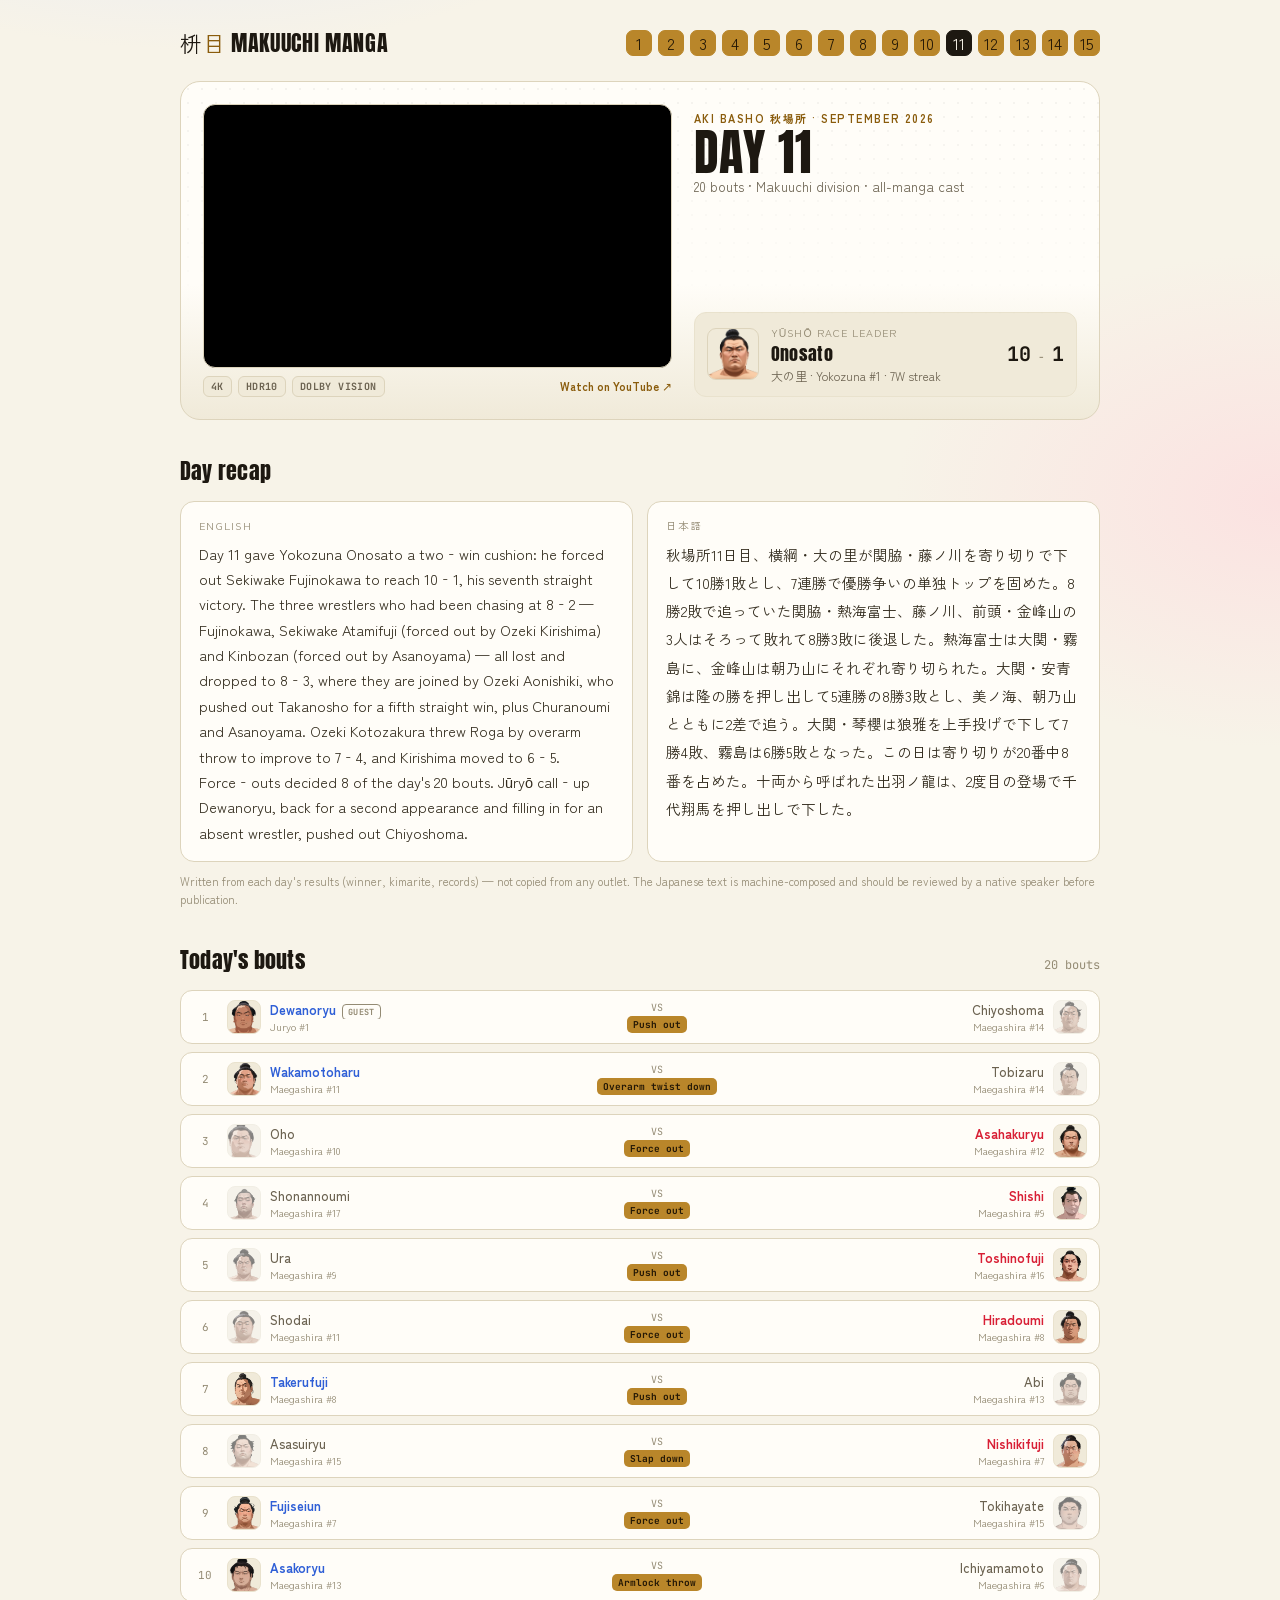
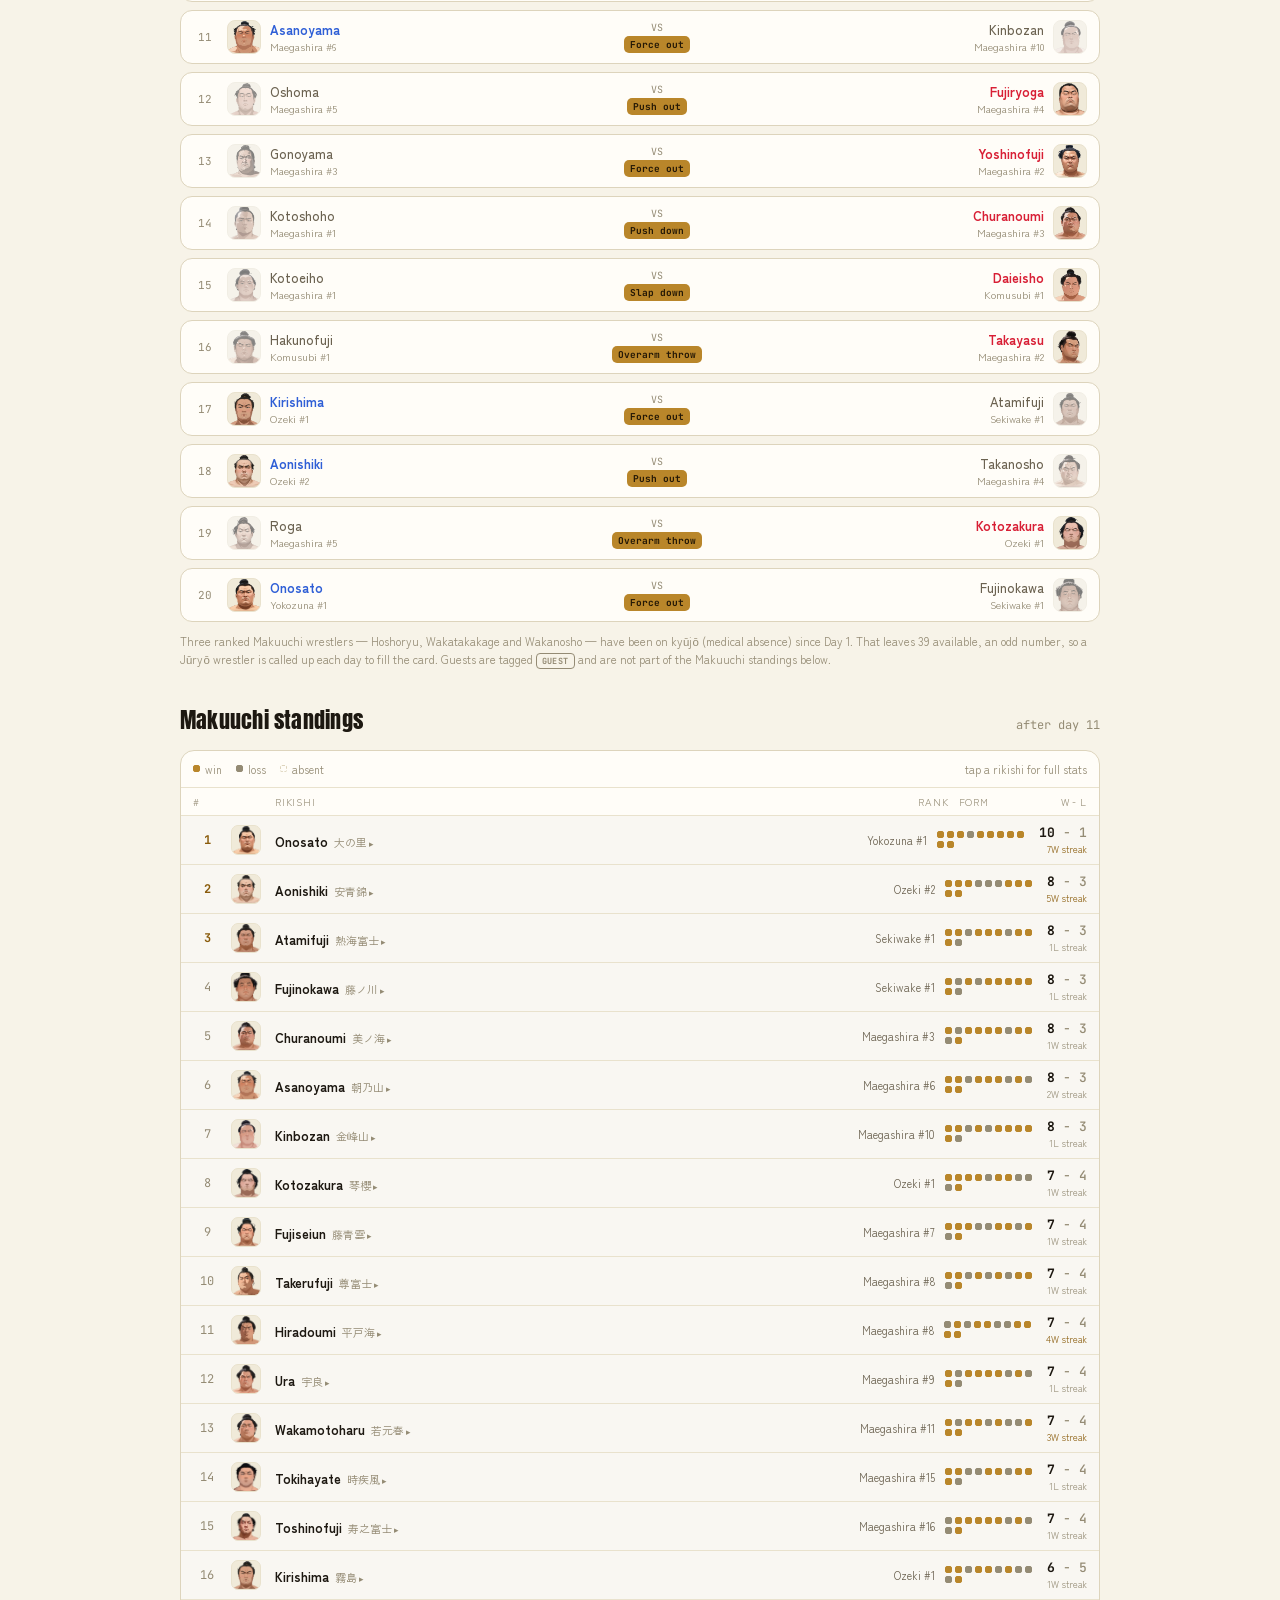
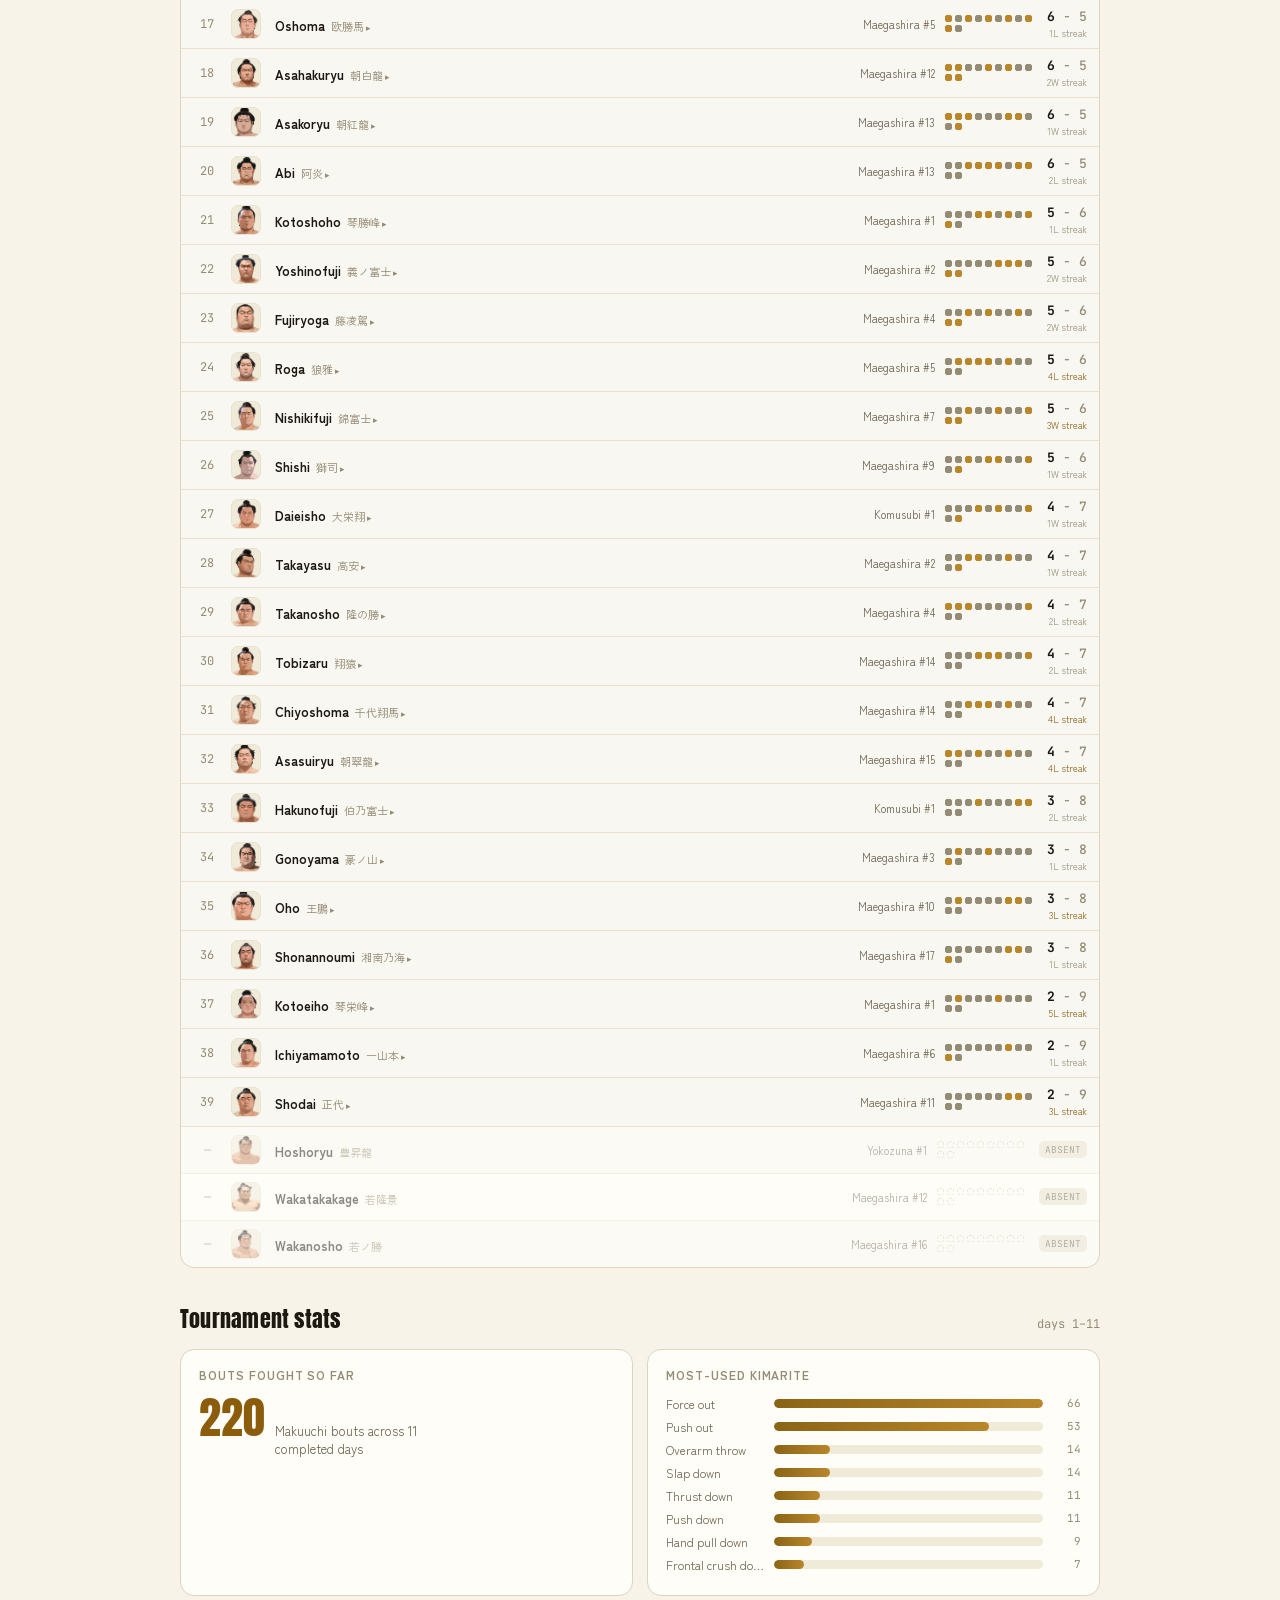
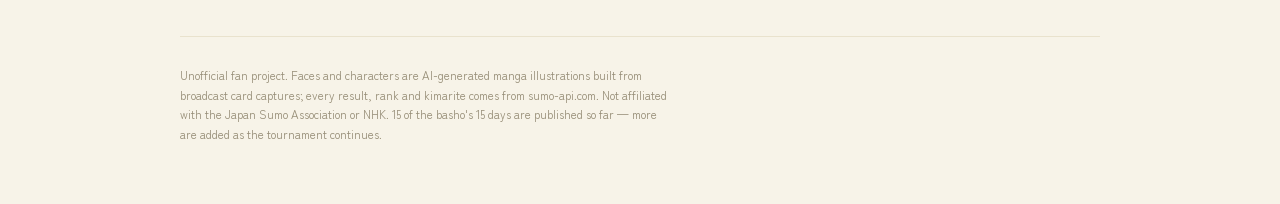
<file: day/11/index.html>
<!doctype html>
<html lang="en">
<head>
<meta charset="utf-8">
<meta name="viewport" content="width=device-width, initial-scale=1">
<title>Day 11 Results — Aki Basho 2026 in Manga Style | Makuuchi Manga</title>
<meta name="description" content="Day 11 gave Yokozuna Onosato a two‑win cushion: he forced out Sekiwake Fujinokawa to reach 10‑1, his seventh straight victory. The three wrestlers who had be...">
<link rel="canonical" href="https://masume.art/day/11/">
<meta property="og:type" content="video.other">
<meta property="og:title" content="Day 11 Results — Aki Basho 2026 in Manga Style | Makuuchi Manga">
<meta property="og:description" content="Day 11 gave Yokozuna Onosato a two‑win cushion: he forced out Sekiwake Fujinokawa to reach 10‑1, his seventh straight victory. The three wrestlers who had be...">
<meta property="og:url" content="https://masume.art/day/11/">
<meta property="og:image" content="https://i.ytimg.com/vi/0EsNwC1PLKc/hqdefault.jpg">
<meta property="og:site_name" content="Makuuchi Manga">
<meta name="twitter:card" content="summary_large_image">
<meta name="twitter:title" content="Day 11 Results — Aki Basho 2026 in Manga Style | Makuuchi Manga">
<meta name="twitter:description" content="Day 11 gave Yokozuna Onosato a two‑win cushion: he forced out Sekiwake Fujinokawa to reach 10‑1, his seventh straight victory. The three wrestlers who had be...">
<meta name="twitter:image" content="https://i.ytimg.com/vi/0EsNwC1PLKc/hqdefault.jpg">
<link rel="preconnect" href="https://fonts.googleapis.com">
<link rel="preconnect" href="https://fonts.gstatic.com" crossorigin>
<link href="https://fonts.googleapis.com/css2?family=Anton&family=Zen+Kaku+Gothic+New:wght@400;500;700;900&family=JetBrains+Mono:wght@500;700&display=swap" rel="stylesheet">
<link rel="stylesheet" href="/styles.css">
<script type="application/ld+json">{"@context": "https://schema.org", "@type": "WebPage", "name": "Day 11 Results — Aki Basho 2026 in Manga Style | Makuuchi Manga", "description": "Day 11 gave Yokozuna Onosato a two‑win cushion: he forced out Sekiwake Fujinokawa to reach 10‑1, his seventh straight victory. The three wrestlers who had be...", "url": "https://masume.art/day/11/", "inLanguage": ["en", "ja"], "isPartOf": {"@type": "WebSite", "name": "Makuuchi Manga", "url": "https://masume.art"}, "video": {"@type": "VideoObject", "name": "Sumo September 2026 (Aki Basho) Day 11 Results | Makuuchi Standings in Manga Style [4K HDR]", "description": "Day 11 gave Yokozuna Onosato a two‑win cushion: he forced out Sekiwake Fujinokawa to reach 10‑1, his seventh straight victory. The three wrestlers who had be...", "thumbnailUrl": "https://i.ytimg.com/vi/0EsNwC1PLKc/hqdefault.jpg", "embedUrl": "https://www.youtube-nocookie.com/embed/0EsNwC1PLKc"}}</script>
</head>
<body>
<div class="wrap">

  <div class="topbar">
    <div class="brand">
      <span class="mark">枡<span style="color:var(--gold-text)">目</span> MAKUUCHI MANGA</span>
    </div>
    <nav class="daynav" aria-label="Tournament days"><a class="chip done" href="/day/1/">1</a><a class="chip done" href="/day/2/">2</a><a class="chip done" href="/day/3/">3</a><a class="chip done" href="/day/4/">4</a><a class="chip done" href="/day/5/">5</a><a class="chip done" href="/day/6/">6</a><a class="chip done" href="/day/7/">7</a><a class="chip done" href="/day/8/">8</a><a class="chip done" href="/day/9/">9</a><a class="chip done" href="/day/10/">10</a><a class="chip current" href="/day/11/">11</a><a class="chip done" href="/day/12/">12</a><a class="chip done" href="/day/13/">13</a><a class="chip done" href="/day/14/">14</a><a class="chip done" href="/">15</a></nav>
  </div>

  <div class="hero">
    <div class="hero-video">
      <div class="yt-wrap">
        <iframe src="https://www.youtube-nocookie.com/embed/0EsNwC1PLKc"
          title="Day 11 — Aki Basho, Makuuchi standings in manga style" loading="lazy"
          allow="accelerometer; clipboard-write; encrypted-media; gyroscope; picture-in-picture; web-share"
          allowfullscreen referrerpolicy="strict-origin-when-cross-origin"></iframe>
      </div>
      <div class="yt-meta">
        <span class="badge">4K</span>
        <span class="badge">HDR10</span>
        <span class="badge">DOLBY VISION</span>
        <a class="yt-external" href="https://youtu.be/0EsNwC1PLKc" target="_blank" rel="noopener">Watch on YouTube ↗</a>
      </div>
    </div>

    <div class="hero-info">
      <div>
        <span class="eyebrow">Aki Basho 秋場所 · September 2026</span>
        <h1>DAY 11</h1>
        <div class="date">20 bouts · Makuuchi division · all-manga cast</div>
      </div>
      <div class="leader-card">
        <img src="/portraits/8850.png" alt="Onosato" width="52" height="52">
        <div>
          <div class="l1">Yūshō race leader</div>
          <div class="l2">Onosato</div>
          <div class="l3">大の里 · Yokozuna #1 · 7W streak</div>
        </div>
        <div class="rec">10<small>&nbsp;-&nbsp;</small>1</div>
      </div>
    </div>
  </div>

  <section>
    <div class="section-head"><h2>Day recap</h2></div>
    <div class="recap">
      <div class="recap-panel en">
        <span class="lang">English</span>
        <p>Day 11 gave Yokozuna Onosato a two‑win cushion: he forced out Sekiwake Fujinokawa to reach 10‑1, his seventh straight victory. The three wrestlers who had been chasing at 8‑2 — Fujinokawa, Sekiwake Atamifuji (forced out by Ozeki Kirishima) and Kinbozan (forced out by Asanoyama) — all lost and dropped to 8‑3, where they are joined by Ozeki Aonishiki, who pushed out Takanosho for a fifth straight win, plus Churanoumi and Asanoyama. Ozeki Kotozakura threw Roga by overarm throw to improve to 7‑4, and Kirishima moved to 6‑5. Force‑outs decided 8 of the day's 20 bouts. Jūryō call‑up Dewanoryu, back for a second appearance and filling in for an absent wrestler, pushed out Chiyoshoma.</p>
      </div>
      <div class="recap-panel jp">
        <span class="lang">日本語</span>
        <p>秋場所11日目、横綱・大の里が関脇・藤ノ川を寄り切りで下して10勝1敗とし、7連勝で優勝争いの単独トップを固めた。8勝2敗で追っていた関脇・熱海富士、藤ノ川、前頭・金峰山の3人はそろって敗れて8勝3敗に後退した。熱海富士は大関・霧島に、金峰山は朝乃山にそれぞれ寄り切られた。大関・安青錦は隆の勝を押し出して5連勝の8勝3敗とし、美ノ海、朝乃山とともに2差で追う。大関・琴櫻は狼雅を上手投げで下して7勝4敗、霧島は6勝5敗となった。この日は寄り切りが20番中8番を占めた。十両から呼ばれた出羽ノ龍は、2度目の登場で千代翔馬を押し出しで下した。</p>
      </div>
    </div>
    <p class="recap-note">Written from each day's results (winner, kimarite, records) — not copied from any outlet. The Japanese text is machine-composed and should be reviewed by a native speaker before publication.</p>
  </section>

  <section>
    <div class="section-head"><h2>Today's bouts</h2><span class="count">20 bouts</span></div>
    <div class="bouts">
  <div class="bout">
    <div class="n">1</div>
    <div class="side east ">
      <img src="/portraits/135.png" alt="Dewanoryu" width="34" height="34" loading="lazy">
      <div class="nm"><div class="name">Dewanoryu<span class="guest-badge">GUEST</span></div><div class="rank">Juryo #1</div></div>
    </div>
    <div class="vs">VS<span class="kim">Push out</span></div>
    <div class="side b west loser">
      <img src="/portraits/39.png" alt="Chiyoshoma" width="34" height="34" loading="lazy">
      <div class="nm"><div class="name">Chiyoshoma</div><div class="rank">Maegashira #14</div></div>
    </div>
  </div>
  <div class="bout">
    <div class="n">2</div>
    <div class="side east ">
      <img src="/portraits/13.png" alt="Wakamotoharu" width="34" height="34" loading="lazy">
      <div class="nm"><div class="name">Wakamotoharu</div><div class="rank">Maegashira #11</div></div>
    </div>
    <div class="vs">VS<span class="kim">Overarm twist down</span></div>
    <div class="side b west loser">
      <img src="/portraits/21.png" alt="Tobizaru" width="34" height="34" loading="lazy">
      <div class="nm"><div class="name">Tobizaru</div><div class="rank">Maegashira #14</div></div>
    </div>
  </div>
  <div class="bout">
    <div class="n">3</div>
    <div class="side east loser">
      <img src="/portraits/41.png" alt="Oho" width="34" height="34" loading="lazy">
      <div class="nm"><div class="name">Oho</div><div class="rank">Maegashira #10</div></div>
    </div>
    <div class="vs">VS<span class="kim">Force out</span></div>
    <div class="side b west ">
      <img src="/portraits/607.png" alt="Asahakuryu" width="34" height="34" loading="lazy">
      <div class="nm"><div class="name">Asahakuryu</div><div class="rank">Maegashira #12</div></div>
    </div>
  </div>
  <div class="bout">
    <div class="n">4</div>
    <div class="side east loser">
      <img src="/portraits/49.png" alt="Shonannoumi" width="34" height="34" loading="lazy">
      <div class="nm"><div class="name">Shonannoumi</div><div class="rank">Maegashira #17</div></div>
    </div>
    <div class="vs">VS<span class="kim">Force out</span></div>
    <div class="side b west ">
      <img src="/portraits/86.png" alt="Shishi" width="34" height="34" loading="lazy">
      <div class="nm"><div class="name">Shishi</div><div class="rank">Maegashira #9</div></div>
    </div>
  </div>
  <div class="bout">
    <div class="n">5</div>
    <div class="side east loser">
      <img src="/portraits/28.png" alt="Ura" width="34" height="34" loading="lazy">
      <div class="nm"><div class="name">Ura</div><div class="rank">Maegashira #9</div></div>
    </div>
    <div class="vs">VS<span class="kim">Push out</span></div>
    <div class="side b west ">
      <img src="/portraits/8866.png" alt="Toshinofuji" width="34" height="34" loading="lazy">
      <div class="nm"><div class="name">Toshinofuji</div><div class="rank">Maegashira #16</div></div>
    </div>
  </div>
  <div class="bout">
    <div class="n">6</div>
    <div class="side east loser">
      <img src="/portraits/33.png" alt="Shodai" width="34" height="34" loading="lazy">
      <div class="nm"><div class="name">Shodai</div><div class="rank">Maegashira #11</div></div>
    </div>
    <div class="vs">VS<span class="kim">Force out</span></div>
    <div class="side b west ">
      <img src="/portraits/24.png" alt="Hiradoumi" width="34" height="34" loading="lazy">
      <div class="nm"><div class="name">Hiradoumi</div><div class="rank">Maegashira #8</div></div>
    </div>
  </div>
  <div class="bout">
    <div class="n">7</div>
    <div class="side east ">
      <img src="/portraits/5.png" alt="Takerufuji" width="34" height="34" loading="lazy">
      <div class="nm"><div class="name">Takerufuji</div><div class="rank">Maegashira #8</div></div>
    </div>
    <div class="vs">VS<span class="kim">Push out</span></div>
    <div class="side b west loser">
      <img src="/portraits/22.png" alt="Abi" width="34" height="34" loading="lazy">
      <div class="nm"><div class="name">Abi</div><div class="rank">Maegashira #13</div></div>
    </div>
  </div>
  <div class="bout">
    <div class="n">8</div>
    <div class="side east loser">
      <img src="/portraits/8859.png" alt="Asasuiryu" width="34" height="34" loading="lazy">
      <div class="nm"><div class="name">Asasuiryu</div><div class="rank">Maegashira #15</div></div>
    </div>
    <div class="vs">VS<span class="kim">Slap down</span></div>
    <div class="side b west ">
      <img src="/portraits/40.png" alt="Nishikifuji" width="34" height="34" loading="lazy">
      <div class="nm"><div class="name">Nishikifuji</div><div class="rank">Maegashira #7</div></div>
    </div>
  </div>
  <div class="bout">
    <div class="n">9</div>
    <div class="side east ">
      <img src="/portraits/82.png" alt="Fujiseiun" width="34" height="34" loading="lazy">
      <div class="nm"><div class="name">Fujiseiun</div><div class="rank">Maegashira #7</div></div>
    </div>
    <div class="vs">VS<span class="kim">Force out</span></div>
    <div class="side b west loser">
      <img src="/portraits/83.png" alt="Tokihayate" width="34" height="34" loading="lazy">
      <div class="nm"><div class="name">Tokihayate</div><div class="rank">Maegashira #15</div></div>
    </div>
  </div>
  <div class="bout">
    <div class="n">10</div>
    <div class="side east ">
      <img src="/portraits/164.png" alt="Asakoryu" width="34" height="34" loading="lazy">
      <div class="nm"><div class="name">Asakoryu</div><div class="rank">Maegashira #13</div></div>
    </div>
    <div class="vs">VS<span class="kim">Armlock throw</span></div>
    <div class="side b west loser">
      <img src="/portraits/11.png" alt="Ichiyamamoto" width="34" height="34" loading="lazy">
      <div class="nm"><div class="name">Ichiyamamoto</div><div class="rank">Maegashira #6</div></div>
    </div>
  </div>
  <div class="bout">
    <div class="n">11</div>
    <div class="side east ">
      <img src="/portraits/2.png" alt="Asanoyama" width="34" height="34" loading="lazy">
      <div class="nm"><div class="name">Asanoyama</div><div class="rank">Maegashira #6</div></div>
    </div>
    <div class="vs">VS<span class="kim">Force out</span></div>
    <div class="side b west loser">
      <img src="/portraits/50.png" alt="Kinbozan" width="34" height="34" loading="lazy">
      <div class="nm"><div class="name">Kinbozan</div><div class="rank">Maegashira #10</div></div>
    </div>
  </div>
  <div class="bout">
    <div class="n">12</div>
    <div class="side east loser">
      <img src="/portraits/61.png" alt="Oshoma" width="34" height="34" loading="lazy">
      <div class="nm"><div class="name">Oshoma</div><div class="rank">Maegashira #5</div></div>
    </div>
    <div class="vs">VS<span class="kim">Push out</span></div>
    <div class="side b west ">
      <img src="/portraits/9051.png" alt="Fujiryoga" width="34" height="34" loading="lazy">
      <div class="nm"><div class="name">Fujiryoga</div><div class="rank">Maegashira #4</div></div>
    </div>
  </div>
  <div class="bout">
    <div class="n">13</div>
    <div class="side east loser">
      <img src="/portraits/56.png" alt="Gonoyama" width="34" height="34" loading="lazy">
      <div class="nm"><div class="name">Gonoyama</div><div class="rank">Maegashira #3</div></div>
    </div>
    <div class="vs">VS<span class="kim">Force out</span></div>
    <div class="side b west ">
      <img src="/portraits/8857.png" alt="Yoshinofuji" width="34" height="34" loading="lazy">
      <div class="nm"><div class="name">Yoshinofuji</div><div class="rank">Maegashira #2</div></div>
    </div>
  </div>
  <div class="bout">
    <div class="n">14</div>
    <div class="side east loser">
      <img src="/portraits/8.png" alt="Kotoshoho" width="34" height="34" loading="lazy">
      <div class="nm"><div class="name">Kotoshoho</div><div class="rank">Maegashira #1</div></div>
    </div>
    <div class="vs">VS<span class="kim">Push down</span></div>
    <div class="side b west ">
      <img src="/portraits/71.png" alt="Churanoumi" width="34" height="34" loading="lazy">
      <div class="nm"><div class="name">Churanoumi</div><div class="rank">Maegashira #3</div></div>
    </div>
  </div>
  <div class="bout">
    <div class="n">15</div>
    <div class="side east loser">
      <img src="/portraits/112.png" alt="Kotoeiho" width="34" height="34" loading="lazy">
      <div class="nm"><div class="name">Kotoeiho</div><div class="rank">Maegashira #1</div></div>
    </div>
    <div class="vs">VS<span class="kim">Slap down</span></div>
    <div class="side b west ">
      <img src="/portraits/9.png" alt="Daieisho" width="34" height="34" loading="lazy">
      <div class="nm"><div class="name">Daieisho</div><div class="rank">Komusubi #1</div></div>
    </div>
  </div>
  <div class="bout">
    <div class="n">16</div>
    <div class="side east loser">
      <img src="/portraits/3.png" alt="Hakunofuji" width="34" height="34" loading="lazy">
      <div class="nm"><div class="name">Hakunofuji</div><div class="rank">Komusubi #1</div></div>
    </div>
    <div class="vs">VS<span class="kim">Overarm throw</span></div>
    <div class="side b west ">
      <img src="/portraits/44.png" alt="Takayasu" width="34" height="34" loading="lazy">
      <div class="nm"><div class="name">Takayasu</div><div class="rank">Maegashira #2</div></div>
    </div>
  </div>
  <div class="bout">
    <div class="n">17</div>
    <div class="side east ">
      <img src="/portraits/7.png" alt="Kirishima" width="34" height="34" loading="lazy">
      <div class="nm"><div class="name">Kirishima</div><div class="rank">Ozeki #1</div></div>
    </div>
    <div class="vs">VS<span class="kim">Force out</span></div>
    <div class="side b west loser">
      <img src="/portraits/74.png" alt="Atamifuji" width="34" height="34" loading="lazy">
      <div class="nm"><div class="name">Atamifuji</div><div class="rank">Sekiwake #1</div></div>
    </div>
  </div>
  <div class="bout">
    <div class="n">18</div>
    <div class="side east ">
      <img src="/portraits/8854.png" alt="Aonishiki" width="34" height="34" loading="lazy">
      <div class="nm"><div class="name">Aonishiki</div><div class="rank">Ozeki #2</div></div>
    </div>
    <div class="vs">VS<span class="kim">Push out</span></div>
    <div class="side b west loser">
      <img src="/portraits/37.png" alt="Takanosho" width="34" height="34" loading="lazy">
      <div class="nm"><div class="name">Takanosho</div><div class="rank">Maegashira #4</div></div>
    </div>
  </div>
  <div class="bout">
    <div class="n">19</div>
    <div class="side east loser">
      <img src="/portraits/55.png" alt="Roga" width="34" height="34" loading="lazy">
      <div class="nm"><div class="name">Roga</div><div class="rank">Maegashira #5</div></div>
    </div>
    <div class="vs">VS<span class="kim">Overarm throw</span></div>
    <div class="side b west ">
      <img src="/portraits/20.png" alt="Kotozakura" width="34" height="34" loading="lazy">
      <div class="nm"><div class="name">Kotozakura</div><div class="rank">Ozeki #1</div></div>
    </div>
  </div>
  <div class="bout">
    <div class="n">20</div>
    <div class="side east ">
      <img src="/portraits/8850.png" alt="Onosato" width="34" height="34" loading="lazy">
      <div class="nm"><div class="name">Onosato</div><div class="rank">Yokozuna #1</div></div>
    </div>
    <div class="vs">VS<span class="kim">Force out</span></div>
    <div class="side b west loser">
      <img src="/portraits/615.png" alt="Fujinokawa" width="34" height="34" loading="lazy">
      <div class="nm"><div class="name">Fujinokawa</div><div class="rank">Sekiwake #1</div></div>
    </div>
  </div>
    </div>
    <p class="note">Three ranked Makuuchi wrestlers — Hoshoryu, Wakatakakage and Wakanosho — have been on kyūjō (medical absence) since Day 1. That leaves 39 available, an odd number, so a Jūryō wrestler is called up each day to fill the card. Guests are tagged <span class="guest-badge" style="margin-left:0">GUEST</span> and are not part of the Makuuchi standings below.</p>
  </section>

  <section>
    <div class="section-head"><h2>Makuuchi standings</h2><span class="count">after day 11</span></div>
    <div class="standings">
      <div class="standings-legend">
        <span class="lg"><span class="dot" style="background:var(--gold);border:1px solid var(--gold)"></span>win</span>
        <span class="lg"><span class="dot" style="background:var(--ink-faint);border:1px solid var(--ink-faint)"></span>loss</span>
        <span class="lg"><span class="dot" style="border:1px dashed var(--line)"></span>absent</span>
        <span style="margin-left:auto">tap a rikishi for full stats</span>
      </div>
      <div class="shead"><span>#</span><span>·</span><span>Rikishi</span><span class="srank-h">Rank</span><span>Form</span><span style="text-align:right">W&#8209;L</span></div>
  <div class="srow top" data-detail="d11-8850">
    <div class="spos">1</div>
    <img src="/portraits/8850.png" alt="Onosato" width="30" height="30" loading="lazy">
    <div class="sname"><span class="name">Onosato</span><span class="jp">大の里</span><span class="chev">▸</span></div>
    <div class="srank">Yokozuna #1</div>
    <div class="formdots"><span class="w" title="Day 1: won"></span><span class="w" title="Day 2: won"></span><span class="w" title="Day 3: won"></span><span class="l" title="Day 4: lost"></span><span class="w" title="Day 5: won"></span><span class="w" title="Day 6: won"></span><span class="w" title="Day 7: won"></span><span class="w" title="Day 8: won"></span><span class="w" title="Day 9: won"></span><span class="w" title="Day 10: won"></span><span class="w" title="Day 11: won"></span></div>
    <div class="srec-wrap"><div class="srec">10<span class="l"> - 1</span></div><span class="sstreak hot">7W streak</span></div>
  </div>
  <div class="sdetail" id="d11-8850" hidden>
    <div class="sdetail-grid">
      <div>
        <h4>Fighting style this basho (wins by technique family)</h4>
        <div class="style-bar"><i class="oshi" style="width:30.0%" title="Push / thrust (oshi-zumo): 3"></i><i class="yotsu" style="width:40.0%" title="Grappling / belt (yotsu-zumo): 4"></i><i class="other" style="width:30.0%" title="Other (trips, twists, hand techniques): 3"></i></div><div class="style-legend"><span><b class="oshi"></b>Push / thrust · 3</span><span><b class="yotsu"></b>Grappling / belt · 4</span><span><b class="other"></b>Other · 3</span></div>
        <p class="bw-line"><b>Onosato</b>'s best win this basho: beat <b>Fujinokawa</b> (Sekiwake #1) on Day 11.</p>
      </div>
      <div>
        <h4>Physical profile vs. the Makuuchi field</h4>
        <div class="range">
    <div class="rlabel"><span>Height</span><b>190cm</b></div>
    <div class="range-track"><span class="avgtick" style="left:51.4%" title="Makuuchi average: 184.3cm"></span>
      <span class="me" style="left:77.3%"></span></div>
    <div class="rends"><span>173cm</span><span>field avg 184.3cm</span><span>195cm</span></div>
  </div>
        <div class="range">
    <div class="rlabel"><span>Weight</span><b>188kg</b></div>
    <div class="range-track"><span class="avgtick" style="left:48.5%" title="Makuuchi average: 157.8kg"></span>
      <span class="me" style="left:87.2%"></span></div>
    <div class="rends"><span>120kg</span><span>field avg 157.8kg</span><span>198kg</span></div>
  </div>
        <div class="range">
    <div class="rlabel"><span>Age</span><b>26 yo</b></div>
    <div class="range-track"><span class="avgtick" style="left:49.3%" title="Makuuchi average: 28.4 yo"></span>
      <span class="me" style="left:33.3%"></span></div>
    <div class="rends"><span>21 yo</span><span>field avg 28.4 yo</span><span>36 yo</span></div>
  </div>
      </div>
    </div>
  </div>
  <div class="srow top" data-detail="d11-8854">
    <div class="spos">2</div>
    <img src="/portraits/8854.png" alt="Aonishiki" width="30" height="30" loading="lazy">
    <div class="sname"><span class="name">Aonishiki</span><span class="jp">安青錦</span><span class="chev">▸</span></div>
    <div class="srank">Ozeki #2</div>
    <div class="formdots"><span class="w" title="Day 1: won"></span><span class="w" title="Day 2: won"></span><span class="w" title="Day 3: won"></span><span class="l" title="Day 4: lost"></span><span class="l" title="Day 5: lost"></span><span class="l" title="Day 6: lost"></span><span class="w" title="Day 7: won"></span><span class="w" title="Day 8: won"></span><span class="w" title="Day 9: won"></span><span class="w" title="Day 10: won"></span><span class="w" title="Day 11: won"></span></div>
    <div class="srec-wrap"><div class="srec">8<span class="l"> - 3</span></div><span class="sstreak hot">5W streak</span></div>
  </div>
  <div class="sdetail" id="d11-8854" hidden>
    <div class="sdetail-grid">
      <div>
        <h4>Fighting style this basho (wins by technique family)</h4>
        <div class="style-bar"><i class="oshi" style="width:12.5%" title="Push / thrust (oshi-zumo): 1"></i><i class="yotsu" style="width:87.5%" title="Grappling / belt (yotsu-zumo): 7"></i></div><div class="style-legend"><span><b class="oshi"></b>Push / thrust · 1</span><span><b class="yotsu"></b>Grappling / belt · 7</span></div>
        <p class="bw-line"><b>Aonishiki</b>'s best win this basho: beat <b>Atamifuji</b> (Sekiwake #1) on Day 7.</p>
      </div>
      <div>
        <h4>Physical profile vs. the Makuuchi field</h4>
        <div class="range">
    <div class="rlabel"><span>Height</span><b>182cm</b></div>
    <div class="range-track"><span class="avgtick" style="left:51.4%" title="Makuuchi average: 184.3cm"></span>
      <span class="me" style="left:40.9%"></span></div>
    <div class="rends"><span>173cm</span><span>field avg 184.3cm</span><span>195cm</span></div>
  </div>
        <div class="range">
    <div class="rlabel"><span>Weight</span><b>142kg</b></div>
    <div class="range-track"><span class="avgtick" style="left:48.5%" title="Makuuchi average: 157.8kg"></span>
      <span class="me" style="left:28.2%"></span></div>
    <div class="rends"><span>120kg</span><span>field avg 157.8kg</span><span>198kg</span></div>
  </div>
        <div class="range">
    <div class="rlabel"><span>Age</span><b>22 yo</b></div>
    <div class="range-track"><span class="avgtick" style="left:49.3%" title="Makuuchi average: 28.4 yo"></span>
      <span class="me" style="left:6.7%"></span></div>
    <div class="rends"><span>21 yo</span><span>field avg 28.4 yo</span><span>36 yo</span></div>
  </div>
      </div>
    </div>
  </div>
  <div class="srow top" data-detail="d11-74">
    <div class="spos">3</div>
    <img src="/portraits/74.png" alt="Atamifuji" width="30" height="30" loading="lazy">
    <div class="sname"><span class="name">Atamifuji</span><span class="jp">熱海富士</span><span class="chev">▸</span></div>
    <div class="srank">Sekiwake #1</div>
    <div class="formdots"><span class="w" title="Day 1: won"></span><span class="w" title="Day 2: won"></span><span class="l" title="Day 3: lost"></span><span class="w" title="Day 4: won"></span><span class="w" title="Day 5: won"></span><span class="w" title="Day 6: won"></span><span class="l" title="Day 7: lost"></span><span class="w" title="Day 8: won"></span><span class="w" title="Day 9: won"></span><span class="w" title="Day 10: won"></span><span class="l" title="Day 11: lost"></span></div>
    <div class="srec-wrap"><div class="srec">8<span class="l"> - 3</span></div><span class="sstreak">1L streak</span></div>
  </div>
  <div class="sdetail" id="d11-74" hidden>
    <div class="sdetail-grid">
      <div>
        <h4>Fighting style this basho (wins by technique family)</h4>
        <div class="style-bar"><i class="oshi" style="width:87.5%" title="Push / thrust (oshi-zumo): 7"></i><i class="yotsu" style="width:12.5%" title="Grappling / belt (yotsu-zumo): 1"></i></div><div class="style-legend"><span><b class="oshi"></b>Push / thrust · 7</span><span><b class="yotsu"></b>Grappling / belt · 1</span></div>
        <p class="bw-line"><b>Atamifuji</b>'s best win this basho: beat <b>Kotozakura</b> (Ozeki #1) on Day 10.</p>
      </div>
      <div>
        <h4>Physical profile vs. the Makuuchi field</h4>
        <div class="range">
    <div class="rlabel"><span>Height</span><b>185cm</b></div>
    <div class="range-track"><span class="avgtick" style="left:51.4%" title="Makuuchi average: 184.3cm"></span>
      <span class="me" style="left:54.5%"></span></div>
    <div class="rends"><span>173cm</span><span>field avg 184.3cm</span><span>195cm</span></div>
  </div>
        <div class="range">
    <div class="rlabel"><span>Weight</span><b>198kg</b></div>
    <div class="range-track"><span class="avgtick" style="left:48.5%" title="Makuuchi average: 157.8kg"></span>
      <span class="me" style="left:98.0%"></span></div>
    <div class="rends"><span>120kg</span><span>field avg 157.8kg</span><span>198kg</span></div>
  </div>
        <div class="range">
    <div class="rlabel"><span>Age</span><b>24 yo</b></div>
    <div class="range-track"><span class="avgtick" style="left:49.3%" title="Makuuchi average: 28.4 yo"></span>
      <span class="me" style="left:20.0%"></span></div>
    <div class="rends"><span>21 yo</span><span>field avg 28.4 yo</span><span>36 yo</span></div>
  </div>
      </div>
    </div>
  </div>
  <div class="srow" data-detail="d11-615">
    <div class="spos">4</div>
    <img src="/portraits/615.png" alt="Fujinokawa" width="30" height="30" loading="lazy">
    <div class="sname"><span class="name">Fujinokawa</span><span class="jp">藤ノ川</span><span class="chev">▸</span></div>
    <div class="srank">Sekiwake #1</div>
    <div class="formdots"><span class="w" title="Day 1: won"></span><span class="l" title="Day 2: lost"></span><span class="w" title="Day 3: won"></span><span class="l" title="Day 4: lost"></span><span class="w" title="Day 5: won"></span><span class="w" title="Day 6: won"></span><span class="w" title="Day 7: won"></span><span class="w" title="Day 8: won"></span><span class="w" title="Day 9: won"></span><span class="w" title="Day 10: won"></span><span class="l" title="Day 11: lost"></span></div>
    <div class="srec-wrap"><div class="srec">8<span class="l"> - 3</span></div><span class="sstreak">1L streak</span></div>
  </div>
  <div class="sdetail" id="d11-615" hidden>
    <div class="sdetail-grid">
      <div>
        <h4>Fighting style this basho (wins by technique family)</h4>
        <div class="style-bar"><i class="oshi" style="width:62.5%" title="Push / thrust (oshi-zumo): 5"></i><i class="yotsu" style="width:37.5%" title="Grappling / belt (yotsu-zumo): 3"></i></div><div class="style-legend"><span><b class="oshi"></b>Push / thrust · 5</span><span><b class="yotsu"></b>Grappling / belt · 3</span></div>
        <p class="bw-line"><b>Fujinokawa</b>'s best win this basho: beat <b>Kotozakura</b> (Ozeki #1) on Day 9.</p>
      </div>
      <div>
        <h4>Physical profile vs. the Makuuchi field</h4>
        <div class="range">
    <div class="rlabel"><span>Height</span><b>177cm</b></div>
    <div class="range-track"><span class="avgtick" style="left:51.4%" title="Makuuchi average: 184.3cm"></span>
      <span class="me" style="left:18.2%"></span></div>
    <div class="rends"><span>173cm</span><span>field avg 184.3cm</span><span>195cm</span></div>
  </div>
        <div class="range">
    <div class="rlabel"><span>Weight</span><b>125kg</b></div>
    <div class="range-track"><span class="avgtick" style="left:48.5%" title="Makuuchi average: 157.8kg"></span>
      <span class="me" style="left:6.4%"></span></div>
    <div class="rends"><span>120kg</span><span>field avg 157.8kg</span><span>198kg</span></div>
  </div>
        <div class="range">
    <div class="rlabel"><span>Age</span><b>21 yo</b></div>
    <div class="range-track"><span class="avgtick" style="left:49.3%" title="Makuuchi average: 28.4 yo"></span>
      <span class="me" style="left:2.0%"></span></div>
    <div class="rends"><span>21 yo</span><span>field avg 28.4 yo</span><span>36 yo</span></div>
  </div>
      </div>
    </div>
  </div>
  <div class="srow" data-detail="d11-71">
    <div class="spos">5</div>
    <img src="/portraits/71.png" alt="Churanoumi" width="30" height="30" loading="lazy">
    <div class="sname"><span class="name">Churanoumi</span><span class="jp">美ノ海</span><span class="chev">▸</span></div>
    <div class="srank">Maegashira #3</div>
    <div class="formdots"><span class="w" title="Day 1: won"></span><span class="l" title="Day 2: lost"></span><span class="w" title="Day 3: won"></span><span class="w" title="Day 4: won"></span><span class="w" title="Day 5: won"></span><span class="w" title="Day 6: won"></span><span class="l" title="Day 7: lost"></span><span class="w" title="Day 8: won"></span><span class="w" title="Day 9: won"></span><span class="l" title="Day 10: lost"></span><span class="w" title="Day 11: won"></span></div>
    <div class="srec-wrap"><div class="srec">8<span class="l"> - 3</span></div><span class="sstreak">1W streak</span></div>
  </div>
  <div class="sdetail" id="d11-71" hidden>
    <div class="sdetail-grid">
      <div>
        <h4>Fighting style this basho (wins by technique family)</h4>
        <div class="style-bar"><i class="oshi" style="width:62.5%" title="Push / thrust (oshi-zumo): 5"></i><i class="yotsu" style="width:25.0%" title="Grappling / belt (yotsu-zumo): 2"></i><i class="other" style="width:12.5%" title="Other (trips, twists, hand techniques): 1"></i></div><div class="style-legend"><span><b class="oshi"></b>Push / thrust · 5</span><span><b class="yotsu"></b>Grappling / belt · 2</span><span><b class="other"></b>Other · 1</span></div>
        <p class="bw-line"><b>Churanoumi</b>'s best win this basho: beat <b>Kotozakura</b> (Ozeki #1) on Day 5.</p>
      </div>
      <div>
        <h4>Physical profile vs. the Makuuchi field</h4>
        <div class="range">
    <div class="rlabel"><span>Height</span><b>176cm</b></div>
    <div class="range-track"><span class="avgtick" style="left:51.4%" title="Makuuchi average: 184.3cm"></span>
      <span class="me" style="left:13.6%"></span></div>
    <div class="rends"><span>173cm</span><span>field avg 184.3cm</span><span>195cm</span></div>
  </div>
        <div class="range">
    <div class="rlabel"><span>Weight</span><b>157kg</b></div>
    <div class="range-track"><span class="avgtick" style="left:48.5%" title="Makuuchi average: 157.8kg"></span>
      <span class="me" style="left:47.4%"></span></div>
    <div class="rends"><span>120kg</span><span>field avg 157.8kg</span><span>198kg</span></div>
  </div>
        <div class="range">
    <div class="rlabel"><span>Age</span><b>33 yo</b></div>
    <div class="range-track"><span class="avgtick" style="left:49.3%" title="Makuuchi average: 28.4 yo"></span>
      <span class="me" style="left:80.0%"></span></div>
    <div class="rends"><span>21 yo</span><span>field avg 28.4 yo</span><span>36 yo</span></div>
  </div>
      </div>
    </div>
  </div>
  <div class="srow" data-detail="d11-2">
    <div class="spos">6</div>
    <img src="/portraits/2.png" alt="Asanoyama" width="30" height="30" loading="lazy">
    <div class="sname"><span class="name">Asanoyama</span><span class="jp">朝乃山</span><span class="chev">▸</span></div>
    <div class="srank">Maegashira #6</div>
    <div class="formdots"><span class="w" title="Day 1: won"></span><span class="w" title="Day 2: won"></span><span class="l" title="Day 3: lost"></span><span class="w" title="Day 4: won"></span><span class="w" title="Day 5: won"></span><span class="w" title="Day 6: won"></span><span class="l" title="Day 7: lost"></span><span class="w" title="Day 8: won"></span><span class="l" title="Day 9: lost"></span><span class="w" title="Day 10: won"></span><span class="w" title="Day 11: won"></span></div>
    <div class="srec-wrap"><div class="srec">8<span class="l"> - 3</span></div><span class="sstreak">2W streak</span></div>
  </div>
  <div class="sdetail" id="d11-2" hidden>
    <div class="sdetail-grid">
      <div>
        <h4>Fighting style this basho (wins by technique family)</h4>
        <div class="style-bar"><i class="oshi" style="width:37.5%" title="Push / thrust (oshi-zumo): 3"></i><i class="yotsu" style="width:62.5%" title="Grappling / belt (yotsu-zumo): 5"></i></div><div class="style-legend"><span><b class="oshi"></b>Push / thrust · 3</span><span><b class="yotsu"></b>Grappling / belt · 5</span></div>
        <p class="bw-line"><b>Asanoyama</b>'s best win this basho: beat <b>Oshoma</b> (Maegashira #5) on Day 4.</p>
      </div>
      <div>
        <h4>Physical profile vs. the Makuuchi field</h4>
        <div class="range">
    <div class="rlabel"><span>Height</span><b>188cm</b></div>
    <div class="range-track"><span class="avgtick" style="left:51.4%" title="Makuuchi average: 184.3cm"></span>
      <span class="me" style="left:68.2%"></span></div>
    <div class="rends"><span>173cm</span><span>field avg 184.3cm</span><span>195cm</span></div>
  </div>
        <div class="range">
    <div class="rlabel"><span>Weight</span><b>172kg</b></div>
    <div class="range-track"><span class="avgtick" style="left:48.5%" title="Makuuchi average: 157.8kg"></span>
      <span class="me" style="left:66.7%"></span></div>
    <div class="rends"><span>120kg</span><span>field avg 157.8kg</span><span>198kg</span></div>
  </div>
        <div class="range">
    <div class="rlabel"><span>Age</span><b>32 yo</b></div>
    <div class="range-track"><span class="avgtick" style="left:49.3%" title="Makuuchi average: 28.4 yo"></span>
      <span class="me" style="left:73.3%"></span></div>
    <div class="rends"><span>21 yo</span><span>field avg 28.4 yo</span><span>36 yo</span></div>
  </div>
      </div>
    </div>
  </div>
  <div class="srow" data-detail="d11-50">
    <div class="spos">7</div>
    <img src="/portraits/50.png" alt="Kinbozan" width="30" height="30" loading="lazy">
    <div class="sname"><span class="name">Kinbozan</span><span class="jp">金峰山</span><span class="chev">▸</span></div>
    <div class="srank">Maegashira #10</div>
    <div class="formdots"><span class="w" title="Day 1: won"></span><span class="w" title="Day 2: won"></span><span class="l" title="Day 3: lost"></span><span class="w" title="Day 4: won"></span><span class="l" title="Day 5: lost"></span><span class="w" title="Day 6: won"></span><span class="w" title="Day 7: won"></span><span class="w" title="Day 8: won"></span><span class="w" title="Day 9: won"></span><span class="w" title="Day 10: won"></span><span class="l" title="Day 11: lost"></span></div>
    <div class="srec-wrap"><div class="srec">8<span class="l"> - 3</span></div><span class="sstreak">1L streak</span></div>
  </div>
  <div class="sdetail" id="d11-50" hidden>
    <div class="sdetail-grid">
      <div>
        <h4>Fighting style this basho (wins by technique family)</h4>
        <div class="style-bar"><i class="oshi" style="width:37.5%" title="Push / thrust (oshi-zumo): 3"></i><i class="yotsu" style="width:50.0%" title="Grappling / belt (yotsu-zumo): 4"></i><i class="other" style="width:12.5%" title="Other (trips, twists, hand techniques): 1"></i></div><div class="style-legend"><span><b class="oshi"></b>Push / thrust · 3</span><span><b class="yotsu"></b>Grappling / belt · 4</span><span><b class="other"></b>Other · 1</span></div>
        <p class="bw-line"><b>Kinbozan</b>'s best win this basho: beat <b>Fujiseiun</b> (Maegashira #7) on Day 8.</p>
      </div>
      <div>
        <h4>Physical profile vs. the Makuuchi field</h4>
        <div class="range">
    <div class="rlabel"><span>Height</span><b>194cm</b></div>
    <div class="range-track"><span class="avgtick" style="left:51.4%" title="Makuuchi average: 184.3cm"></span>
      <span class="me" style="left:95.5%"></span></div>
    <div class="rends"><span>173cm</span><span>field avg 184.3cm</span><span>195cm</span></div>
  </div>
        <div class="range">
    <div class="rlabel"><span>Weight</span><b>181kg</b></div>
    <div class="range-track"><span class="avgtick" style="left:48.5%" title="Makuuchi average: 157.8kg"></span>
      <span class="me" style="left:78.2%"></span></div>
    <div class="rends"><span>120kg</span><span>field avg 157.8kg</span><span>198kg</span></div>
  </div>
        <div class="range">
    <div class="rlabel"><span>Age</span><b>29 yo</b></div>
    <div class="range-track"><span class="avgtick" style="left:49.3%" title="Makuuchi average: 28.4 yo"></span>
      <span class="me" style="left:53.3%"></span></div>
    <div class="rends"><span>21 yo</span><span>field avg 28.4 yo</span><span>36 yo</span></div>
  </div>
      </div>
    </div>
  </div>
  <div class="srow" data-detail="d11-20">
    <div class="spos">8</div>
    <img src="/portraits/20.png" alt="Kotozakura" width="30" height="30" loading="lazy">
    <div class="sname"><span class="name">Kotozakura</span><span class="jp">琴櫻</span><span class="chev">▸</span></div>
    <div class="srank">Ozeki #1</div>
    <div class="formdots"><span class="w" title="Day 1: won"></span><span class="w" title="Day 2: won"></span><span class="w" title="Day 3: won"></span><span class="w" title="Day 4: won"></span><span class="l" title="Day 5: lost"></span><span class="w" title="Day 6: won"></span><span class="w" title="Day 7: won"></span><span class="l" title="Day 8: lost"></span><span class="l" title="Day 9: lost"></span><span class="l" title="Day 10: lost"></span><span class="w" title="Day 11: won"></span></div>
    <div class="srec-wrap"><div class="srec">7<span class="l"> - 4</span></div><span class="sstreak">1W streak</span></div>
  </div>
  <div class="sdetail" id="d11-20" hidden>
    <div class="sdetail-grid">
      <div>
        <h4>Fighting style this basho (wins by technique family)</h4>
        <div class="style-bar"><i class="oshi" style="width:14.3%" title="Push / thrust (oshi-zumo): 1"></i><i class="yotsu" style="width:57.1%" title="Grappling / belt (yotsu-zumo): 4"></i><i class="other" style="width:28.6%" title="Other (trips, twists, hand techniques): 2"></i></div><div class="style-legend"><span><b class="oshi"></b>Push / thrust · 1</span><span><b class="yotsu"></b>Grappling / belt · 4</span><span><b class="other"></b>Other · 2</span></div>
        <p class="bw-line"><b>Kotozakura</b>'s best win this basho: beat <b>Daieisho</b> (Komusubi #1) on Day 3.</p>
      </div>
      <div>
        <h4>Physical profile vs. the Makuuchi field</h4>
        <div class="range">
    <div class="rlabel"><span>Height</span><b>189cm</b></div>
    <div class="range-track"><span class="avgtick" style="left:51.4%" title="Makuuchi average: 184.3cm"></span>
      <span class="me" style="left:72.7%"></span></div>
    <div class="rends"><span>173cm</span><span>field avg 184.3cm</span><span>195cm</span></div>
  </div>
        <div class="range">
    <div class="rlabel"><span>Weight</span><b>177kg</b></div>
    <div class="range-track"><span class="avgtick" style="left:48.5%" title="Makuuchi average: 157.8kg"></span>
      <span class="me" style="left:73.1%"></span></div>
    <div class="rends"><span>120kg</span><span>field avg 157.8kg</span><span>198kg</span></div>
  </div>
        <div class="range">
    <div class="rlabel"><span>Age</span><b>28 yo</b></div>
    <div class="range-track"><span class="avgtick" style="left:49.3%" title="Makuuchi average: 28.4 yo"></span>
      <span class="me" style="left:46.7%"></span></div>
    <div class="rends"><span>21 yo</span><span>field avg 28.4 yo</span><span>36 yo</span></div>
  </div>
      </div>
    </div>
  </div>
  <div class="srow" data-detail="d11-82">
    <div class="spos">9</div>
    <img src="/portraits/82.png" alt="Fujiseiun" width="30" height="30" loading="lazy">
    <div class="sname"><span class="name">Fujiseiun</span><span class="jp">藤青雲</span><span class="chev">▸</span></div>
    <div class="srank">Maegashira #7</div>
    <div class="formdots"><span class="w" title="Day 1: won"></span><span class="w" title="Day 2: won"></span><span class="w" title="Day 3: won"></span><span class="l" title="Day 4: lost"></span><span class="l" title="Day 5: lost"></span><span class="w" title="Day 6: won"></span><span class="w" title="Day 7: won"></span><span class="l" title="Day 8: lost"></span><span class="w" title="Day 9: won"></span><span class="l" title="Day 10: lost"></span><span class="w" title="Day 11: won"></span></div>
    <div class="srec-wrap"><div class="srec">7<span class="l"> - 4</span></div><span class="sstreak">1W streak</span></div>
  </div>
  <div class="sdetail" id="d11-82" hidden>
    <div class="sdetail-grid">
      <div>
        <h4>Fighting style this basho (wins by technique family)</h4>
        <div class="style-bar"><i class="oshi" style="width:14.3%" title="Push / thrust (oshi-zumo): 1"></i><i class="yotsu" style="width:42.9%" title="Grappling / belt (yotsu-zumo): 3"></i><i class="other" style="width:42.9%" title="Other (trips, twists, hand techniques): 3"></i></div><div class="style-legend"><span><b class="oshi"></b>Push / thrust · 1</span><span><b class="yotsu"></b>Grappling / belt · 3</span><span><b class="other"></b>Other · 3</span></div>
        <p class="bw-line"><b>Fujiseiun</b>'s best win this basho: beat <b>Oshoma</b> (Maegashira #5) on Day 6.</p>
      </div>
      <div>
        <h4>Physical profile vs. the Makuuchi field</h4>
        <div class="range">
    <div class="rlabel"><span>Height</span><b>185cm</b></div>
    <div class="range-track"><span class="avgtick" style="left:51.4%" title="Makuuchi average: 184.3cm"></span>
      <span class="me" style="left:54.5%"></span></div>
    <div class="rends"><span>173cm</span><span>field avg 184.3cm</span><span>195cm</span></div>
  </div>
        <div class="range">
    <div class="rlabel"><span>Weight</span><b>149kg</b></div>
    <div class="range-track"><span class="avgtick" style="left:48.5%" title="Makuuchi average: 157.8kg"></span>
      <span class="me" style="left:37.2%"></span></div>
    <div class="rends"><span>120kg</span><span>field avg 157.8kg</span><span>198kg</span></div>
  </div>
        <div class="range">
    <div class="rlabel"><span>Age</span><b>28 yo</b></div>
    <div class="range-track"><span class="avgtick" style="left:49.3%" title="Makuuchi average: 28.4 yo"></span>
      <span class="me" style="left:46.7%"></span></div>
    <div class="rends"><span>21 yo</span><span>field avg 28.4 yo</span><span>36 yo</span></div>
  </div>
      </div>
    </div>
  </div>
  <div class="srow" data-detail="d11-5">
    <div class="spos">10</div>
    <img src="/portraits/5.png" alt="Takerufuji" width="30" height="30" loading="lazy">
    <div class="sname"><span class="name">Takerufuji</span><span class="jp">尊富士</span><span class="chev">▸</span></div>
    <div class="srank">Maegashira #8</div>
    <div class="formdots"><span class="w" title="Day 1: won"></span><span class="w" title="Day 2: won"></span><span class="l" title="Day 3: lost"></span><span class="w" title="Day 4: won"></span><span class="l" title="Day 5: lost"></span><span class="w" title="Day 6: won"></span><span class="l" title="Day 7: lost"></span><span class="w" title="Day 8: won"></span><span class="w" title="Day 9: won"></span><span class="l" title="Day 10: lost"></span><span class="w" title="Day 11: won"></span></div>
    <div class="srec-wrap"><div class="srec">7<span class="l"> - 4</span></div><span class="sstreak">1W streak</span></div>
  </div>
  <div class="sdetail" id="d11-5" hidden>
    <div class="sdetail-grid">
      <div>
        <h4>Fighting style this basho (wins by technique family)</h4>
        <div class="style-bar"><i class="oshi" style="width:71.4%" title="Push / thrust (oshi-zumo): 5"></i><i class="yotsu" style="width:28.6%" title="Grappling / belt (yotsu-zumo): 2"></i></div><div class="style-legend"><span><b class="oshi"></b>Push / thrust · 5</span><span><b class="yotsu"></b>Grappling / belt · 2</span></div>
        <p class="bw-line"><b>Takerufuji</b>'s best win this basho: beat <b>Oshoma</b> (Maegashira #5) on Day 8.</p>
      </div>
      <div>
        <h4>Physical profile vs. the Makuuchi field</h4>
        <div class="range">
    <div class="rlabel"><span>Height</span><b>186cm</b></div>
    <div class="range-track"><span class="avgtick" style="left:51.4%" title="Makuuchi average: 184.3cm"></span>
      <span class="me" style="left:59.1%"></span></div>
    <div class="rends"><span>173cm</span><span>field avg 184.3cm</span><span>195cm</span></div>
  </div>
        <div class="range">
    <div class="rlabel"><span>Weight</span><b>149kg</b></div>
    <div class="range-track"><span class="avgtick" style="left:48.5%" title="Makuuchi average: 157.8kg"></span>
      <span class="me" style="left:37.2%"></span></div>
    <div class="rends"><span>120kg</span><span>field avg 157.8kg</span><span>198kg</span></div>
  </div>
        <div class="range">
    <div class="rlabel"><span>Age</span><b>27 yo</b></div>
    <div class="range-track"><span class="avgtick" style="left:49.3%" title="Makuuchi average: 28.4 yo"></span>
      <span class="me" style="left:40.0%"></span></div>
    <div class="rends"><span>21 yo</span><span>field avg 28.4 yo</span><span>36 yo</span></div>
  </div>
      </div>
    </div>
  </div>
  <div class="srow" data-detail="d11-24">
    <div class="spos">11</div>
    <img src="/portraits/24.png" alt="Hiradoumi" width="30" height="30" loading="lazy">
    <div class="sname"><span class="name">Hiradoumi</span><span class="jp">平戸海</span><span class="chev">▸</span></div>
    <div class="srank">Maegashira #8</div>
    <div class="formdots"><span class="l" title="Day 1: lost"></span><span class="w" title="Day 2: won"></span><span class="l" title="Day 3: lost"></span><span class="w" title="Day 4: won"></span><span class="w" title="Day 5: won"></span><span class="l" title="Day 6: lost"></span><span class="l" title="Day 7: lost"></span><span class="w" title="Day 8: won"></span><span class="w" title="Day 9: won"></span><span class="w" title="Day 10: won"></span><span class="w" title="Day 11: won"></span></div>
    <div class="srec-wrap"><div class="srec">7<span class="l"> - 4</span></div><span class="sstreak hot">4W streak</span></div>
  </div>
  <div class="sdetail" id="d11-24" hidden>
    <div class="sdetail-grid">
      <div>
        <h4>Fighting style this basho (wins by technique family)</h4>
        <div class="style-bar"><i class="oshi" style="width:42.9%" title="Push / thrust (oshi-zumo): 3"></i><i class="yotsu" style="width:28.6%" title="Grappling / belt (yotsu-zumo): 2"></i><i class="other" style="width:28.6%" title="Other (trips, twists, hand techniques): 2"></i></div><div class="style-legend"><span><b class="oshi"></b>Push / thrust · 3</span><span><b class="yotsu"></b>Grappling / belt · 2</span><span><b class="other"></b>Other · 2</span></div>
        <p class="bw-line"><b>Hiradoumi</b>'s best win this basho: beat <b>Roga</b> (Maegashira #5) on Day 8.</p>
      </div>
      <div>
        <h4>Physical profile vs. the Makuuchi field</h4>
        <div class="range">
    <div class="rlabel"><span>Height</span><b>178cm</b></div>
    <div class="range-track"><span class="avgtick" style="left:51.4%" title="Makuuchi average: 184.3cm"></span>
      <span class="me" style="left:22.7%"></span></div>
    <div class="rends"><span>173cm</span><span>field avg 184.3cm</span><span>195cm</span></div>
  </div>
        <div class="range">
    <div class="rlabel"><span>Weight</span><b>142kg</b></div>
    <div class="range-track"><span class="avgtick" style="left:48.5%" title="Makuuchi average: 157.8kg"></span>
      <span class="me" style="left:28.2%"></span></div>
    <div class="rends"><span>120kg</span><span>field avg 157.8kg</span><span>198kg</span></div>
  </div>
        <div class="range">
    <div class="rlabel"><span>Age</span><b>26 yo</b></div>
    <div class="range-track"><span class="avgtick" style="left:49.3%" title="Makuuchi average: 28.4 yo"></span>
      <span class="me" style="left:33.3%"></span></div>
    <div class="rends"><span>21 yo</span><span>field avg 28.4 yo</span><span>36 yo</span></div>
  </div>
      </div>
    </div>
  </div>
  <div class="srow" data-detail="d11-28">
    <div class="spos">12</div>
    <img src="/portraits/28.png" alt="Ura" width="30" height="30" loading="lazy">
    <div class="sname"><span class="name">Ura</span><span class="jp">宇良</span><span class="chev">▸</span></div>
    <div class="srank">Maegashira #9</div>
    <div class="formdots"><span class="w" title="Day 1: won"></span><span class="l" title="Day 2: lost"></span><span class="w" title="Day 3: won"></span><span class="w" title="Day 4: won"></span><span class="w" title="Day 5: won"></span><span class="w" title="Day 6: won"></span><span class="l" title="Day 7: lost"></span><span class="w" title="Day 8: won"></span><span class="l" title="Day 9: lost"></span><span class="w" title="Day 10: won"></span><span class="l" title="Day 11: lost"></span></div>
    <div class="srec-wrap"><div class="srec">7<span class="l"> - 4</span></div><span class="sstreak">1L streak</span></div>
  </div>
  <div class="sdetail" id="d11-28" hidden>
    <div class="sdetail-grid">
      <div>
        <h4>Fighting style this basho (wins by technique family)</h4>
        <div class="style-bar"><i class="oshi" style="width:28.6%" title="Push / thrust (oshi-zumo): 2"></i><i class="other" style="width:71.4%" title="Other (trips, twists, hand techniques): 5"></i></div><div class="style-legend"><span><b class="oshi"></b>Push / thrust · 2</span><span><b class="other"></b>Other · 5</span></div>
        <p class="bw-line"><b>Ura</b>'s best win this basho: beat <b>Roga</b> (Maegashira #5) on Day 10.</p>
      </div>
      <div>
        <h4>Physical profile vs. the Makuuchi field</h4>
        <div class="range">
    <div class="rlabel"><span>Height</span><b>173cm</b></div>
    <div class="range-track"><span class="avgtick" style="left:51.4%" title="Makuuchi average: 184.3cm"></span>
      <span class="me" style="left:2.0%"></span></div>
    <div class="rends"><span>173cm</span><span>field avg 184.3cm</span><span>195cm</span></div>
  </div>
        <div class="range">
    <div class="rlabel"><span>Weight</span><b>138kg</b></div>
    <div class="range-track"><span class="avgtick" style="left:48.5%" title="Makuuchi average: 157.8kg"></span>
      <span class="me" style="left:23.1%"></span></div>
    <div class="rends"><span>120kg</span><span>field avg 157.8kg</span><span>198kg</span></div>
  </div>
        <div class="range">
    <div class="rlabel"><span>Age</span><b>34 yo</b></div>
    <div class="range-track"><span class="avgtick" style="left:49.3%" title="Makuuchi average: 28.4 yo"></span>
      <span class="me" style="left:86.7%"></span></div>
    <div class="rends"><span>21 yo</span><span>field avg 28.4 yo</span><span>36 yo</span></div>
  </div>
      </div>
    </div>
  </div>
  <div class="srow" data-detail="d11-13">
    <div class="spos">13</div>
    <img src="/portraits/13.png" alt="Wakamotoharu" width="30" height="30" loading="lazy">
    <div class="sname"><span class="name">Wakamotoharu</span><span class="jp">若元春</span><span class="chev">▸</span></div>
    <div class="srank">Maegashira #11</div>
    <div class="formdots"><span class="w" title="Day 1: won"></span><span class="l" title="Day 2: lost"></span><span class="w" title="Day 3: won"></span><span class="w" title="Day 4: won"></span><span class="l" title="Day 5: lost"></span><span class="w" title="Day 6: won"></span><span class="l" title="Day 7: lost"></span><span class="l" title="Day 8: lost"></span><span class="w" title="Day 9: won"></span><span class="w" title="Day 10: won"></span><span class="w" title="Day 11: won"></span></div>
    <div class="srec-wrap"><div class="srec">7<span class="l"> - 4</span></div><span class="sstreak hot">3W streak</span></div>
  </div>
  <div class="sdetail" id="d11-13" hidden>
    <div class="sdetail-grid">
      <div>
        <h4>Fighting style this basho (wins by technique family)</h4>
        <div class="style-bar"><i class="yotsu" style="width:71.4%" title="Grappling / belt (yotsu-zumo): 5"></i><i class="other" style="width:28.6%" title="Other (trips, twists, hand techniques): 2"></i></div><div class="style-legend"><span><b class="yotsu"></b>Grappling / belt · 5</span><span><b class="other"></b>Other · 2</span></div>
        <p class="bw-line"><b>Wakamotoharu</b>'s best win this basho: beat <b>Fujiseiun</b> (Maegashira #7) on Day 10.</p>
      </div>
      <div>
        <h4>Physical profile vs. the Makuuchi field</h4>
        <div class="range">
    <div class="rlabel"><span>Height</span><b>186cm</b></div>
    <div class="range-track"><span class="avgtick" style="left:51.4%" title="Makuuchi average: 184.3cm"></span>
      <span class="me" style="left:59.1%"></span></div>
    <div class="rends"><span>173cm</span><span>field avg 184.3cm</span><span>195cm</span></div>
  </div>
        <div class="range">
    <div class="rlabel"><span>Weight</span><b>149kg</b></div>
    <div class="range-track"><span class="avgtick" style="left:48.5%" title="Makuuchi average: 157.8kg"></span>
      <span class="me" style="left:37.2%"></span></div>
    <div class="rends"><span>120kg</span><span>field avg 157.8kg</span><span>198kg</span></div>
  </div>
        <div class="range">
    <div class="rlabel"><span>Age</span><b>32 yo</b></div>
    <div class="range-track"><span class="avgtick" style="left:49.3%" title="Makuuchi average: 28.4 yo"></span>
      <span class="me" style="left:73.3%"></span></div>
    <div class="rends"><span>21 yo</span><span>field avg 28.4 yo</span><span>36 yo</span></div>
  </div>
      </div>
    </div>
  </div>
  <div class="srow" data-detail="d11-83">
    <div class="spos">14</div>
    <img src="/portraits/83.png" alt="Tokihayate" width="30" height="30" loading="lazy">
    <div class="sname"><span class="name">Tokihayate</span><span class="jp">時疾風</span><span class="chev">▸</span></div>
    <div class="srank">Maegashira #15</div>
    <div class="formdots"><span class="w" title="Day 1: won"></span><span class="w" title="Day 2: won"></span><span class="l" title="Day 3: lost"></span><span class="l" title="Day 4: lost"></span><span class="w" title="Day 5: won"></span><span class="w" title="Day 6: won"></span><span class="l" title="Day 7: lost"></span><span class="w" title="Day 8: won"></span><span class="w" title="Day 9: won"></span><span class="w" title="Day 10: won"></span><span class="l" title="Day 11: lost"></span></div>
    <div class="srec-wrap"><div class="srec">7<span class="l"> - 4</span></div><span class="sstreak">1L streak</span></div>
  </div>
  <div class="sdetail" id="d11-83" hidden>
    <div class="sdetail-grid">
      <div>
        <h4>Fighting style this basho (wins by technique family)</h4>
        <div class="style-bar"><i class="oshi" style="width:14.3%" title="Push / thrust (oshi-zumo): 1"></i><i class="yotsu" style="width:71.4%" title="Grappling / belt (yotsu-zumo): 5"></i><i class="other" style="width:14.3%" title="Other (trips, twists, hand techniques): 1"></i></div><div class="style-legend"><span><b class="oshi"></b>Push / thrust · 1</span><span><b class="yotsu"></b>Grappling / belt · 5</span><span><b class="other"></b>Other · 1</span></div>
        <p class="bw-line"><b>Tokihayate</b>'s best win this basho: beat <b>Takerufuji</b> (Maegashira #8) on Day 10.</p>
      </div>
      <div>
        <h4>Physical profile vs. the Makuuchi field</h4>
        <div class="range">
    <div class="rlabel"><span>Height</span><b>179cm</b></div>
    <div class="range-track"><span class="avgtick" style="left:51.4%" title="Makuuchi average: 184.3cm"></span>
      <span class="me" style="left:27.3%"></span></div>
    <div class="rends"><span>173cm</span><span>field avg 184.3cm</span><span>195cm</span></div>
  </div>
        <div class="range">
    <div class="rlabel"><span>Weight</span><b>135kg</b></div>
    <div class="range-track"><span class="avgtick" style="left:48.5%" title="Makuuchi average: 157.8kg"></span>
      <span class="me" style="left:19.2%"></span></div>
    <div class="rends"><span>120kg</span><span>field avg 157.8kg</span><span>198kg</span></div>
  </div>
        <div class="range">
    <div class="rlabel"><span>Age</span><b>30 yo</b></div>
    <div class="range-track"><span class="avgtick" style="left:49.3%" title="Makuuchi average: 28.4 yo"></span>
      <span class="me" style="left:60.0%"></span></div>
    <div class="rends"><span>21 yo</span><span>field avg 28.4 yo</span><span>36 yo</span></div>
  </div>
      </div>
    </div>
  </div>
  <div class="srow" data-detail="d11-8866">
    <div class="spos">15</div>
    <img src="/portraits/8866.png" alt="Toshinofuji" width="30" height="30" loading="lazy">
    <div class="sname"><span class="name">Toshinofuji</span><span class="jp">寿之富士</span><span class="chev">▸</span></div>
    <div class="srank">Maegashira #16</div>
    <div class="formdots"><span class="l" title="Day 1: lost"></span><span class="w" title="Day 2: won"></span><span class="w" title="Day 3: won"></span><span class="w" title="Day 4: won"></span><span class="w" title="Day 5: won"></span><span class="w" title="Day 6: won"></span><span class="l" title="Day 7: lost"></span><span class="w" title="Day 8: won"></span><span class="l" title="Day 9: lost"></span><span class="l" title="Day 10: lost"></span><span class="w" title="Day 11: won"></span></div>
    <div class="srec-wrap"><div class="srec">7<span class="l"> - 4</span></div><span class="sstreak">1W streak</span></div>
  </div>
  <div class="sdetail" id="d11-8866" hidden>
    <div class="sdetail-grid">
      <div>
        <h4>Fighting style this basho (wins by technique family)</h4>
        <div class="style-bar"><i class="oshi" style="width:14.3%" title="Push / thrust (oshi-zumo): 1"></i><i class="yotsu" style="width:85.7%" title="Grappling / belt (yotsu-zumo): 6"></i></div><div class="style-legend"><span><b class="oshi"></b>Push / thrust · 1</span><span><b class="yotsu"></b>Grappling / belt · 6</span></div>
        <p class="bw-line"><b>Toshinofuji</b>'s best win this basho: beat <b>Ura</b> (Maegashira #9) on Day 11.</p>
      </div>
      <div>
        <h4>Physical profile vs. the Makuuchi field</h4>
        <div class="range">
    <div class="rlabel"><span>Height</span><b>195cm</b></div>
    <div class="range-track"><span class="avgtick" style="left:51.4%" title="Makuuchi average: 184.3cm"></span>
      <span class="me" style="left:98.0%"></span></div>
    <div class="rends"><span>173cm</span><span>field avg 184.3cm</span><span>195cm</span></div>
  </div>
        <div class="range">
    <div class="rlabel"><span>Weight</span><b>156kg</b></div>
    <div class="range-track"><span class="avgtick" style="left:48.5%" title="Makuuchi average: 157.8kg"></span>
      <span class="me" style="left:46.2%"></span></div>
    <div class="rends"><span>120kg</span><span>field avg 157.8kg</span><span>198kg</span></div>
  </div>
        <div class="range">
    <div class="rlabel"><span>Age</span><b>26 yo</b></div>
    <div class="range-track"><span class="avgtick" style="left:49.3%" title="Makuuchi average: 28.4 yo"></span>
      <span class="me" style="left:33.3%"></span></div>
    <div class="rends"><span>21 yo</span><span>field avg 28.4 yo</span><span>36 yo</span></div>
  </div>
      </div>
    </div>
  </div>
  <div class="srow" data-detail="d11-7">
    <div class="spos">16</div>
    <img src="/portraits/7.png" alt="Kirishima" width="30" height="30" loading="lazy">
    <div class="sname"><span class="name">Kirishima</span><span class="jp">霧島</span><span class="chev">▸</span></div>
    <div class="srank">Ozeki #1</div>
    <div class="formdots"><span class="w" title="Day 1: won"></span><span class="w" title="Day 2: won"></span><span class="l" title="Day 3: lost"></span><span class="w" title="Day 4: won"></span><span class="w" title="Day 5: won"></span><span class="l" title="Day 6: lost"></span><span class="w" title="Day 7: won"></span><span class="l" title="Day 8: lost"></span><span class="l" title="Day 9: lost"></span><span class="l" title="Day 10: lost"></span><span class="w" title="Day 11: won"></span></div>
    <div class="srec-wrap"><div class="srec">6<span class="l"> - 5</span></div><span class="sstreak">1W streak</span></div>
  </div>
  <div class="sdetail" id="d11-7" hidden>
    <div class="sdetail-grid">
      <div>
        <h4>Fighting style this basho (wins by technique family)</h4>
        <div class="style-bar"><i class="yotsu" style="width:66.7%" title="Grappling / belt (yotsu-zumo): 4"></i><i class="other" style="width:33.3%" title="Other (trips, twists, hand techniques): 2"></i></div><div class="style-legend"><span><b class="yotsu"></b>Grappling / belt · 4</span><span><b class="other"></b>Other · 2</span></div>
        <p class="bw-line"><b>Kirishima</b>'s best win this basho: beat <b>Atamifuji</b> (Sekiwake #1) on Day 11.</p>
      </div>
      <div>
        <h4>Physical profile vs. the Makuuchi field</h4>
        <div class="range">
    <div class="rlabel"><span>Height</span><b>186cm</b></div>
    <div class="range-track"><span class="avgtick" style="left:51.4%" title="Makuuchi average: 184.3cm"></span>
      <span class="me" style="left:59.1%"></span></div>
    <div class="rends"><span>173cm</span><span>field avg 184.3cm</span><span>195cm</span></div>
  </div>
        <div class="range">
    <div class="rlabel"><span>Weight</span><b>150kg</b></div>
    <div class="range-track"><span class="avgtick" style="left:48.5%" title="Makuuchi average: 157.8kg"></span>
      <span class="me" style="left:38.5%"></span></div>
    <div class="rends"><span>120kg</span><span>field avg 157.8kg</span><span>198kg</span></div>
  </div>
        <div class="range">
    <div class="rlabel"><span>Age</span><b>30 yo</b></div>
    <div class="range-track"><span class="avgtick" style="left:49.3%" title="Makuuchi average: 28.4 yo"></span>
      <span class="me" style="left:60.0%"></span></div>
    <div class="rends"><span>21 yo</span><span>field avg 28.4 yo</span><span>36 yo</span></div>
  </div>
      </div>
    </div>
  </div>
  <div class="srow" data-detail="d11-61">
    <div class="spos">17</div>
    <img src="/portraits/61.png" alt="Oshoma" width="30" height="30" loading="lazy">
    <div class="sname"><span class="name">Oshoma</span><span class="jp">欧勝馬</span><span class="chev">▸</span></div>
    <div class="srank">Maegashira #5</div>
    <div class="formdots"><span class="w" title="Day 1: won"></span><span class="l" title="Day 2: lost"></span><span class="w" title="Day 3: won"></span><span class="l" title="Day 4: lost"></span><span class="w" title="Day 5: won"></span><span class="l" title="Day 6: lost"></span><span class="w" title="Day 7: won"></span><span class="l" title="Day 8: lost"></span><span class="w" title="Day 9: won"></span><span class="w" title="Day 10: won"></span><span class="l" title="Day 11: lost"></span></div>
    <div class="srec-wrap"><div class="srec">6<span class="l"> - 5</span></div><span class="sstreak">1L streak</span></div>
  </div>
  <div class="sdetail" id="d11-61" hidden>
    <div class="sdetail-grid">
      <div>
        <h4>Fighting style this basho (wins by technique family)</h4>
        <div class="style-bar"><i class="oshi" style="width:66.7%" title="Push / thrust (oshi-zumo): 4"></i><i class="other" style="width:33.3%" title="Other (trips, twists, hand techniques): 2"></i></div><div class="style-legend"><span><b class="oshi"></b>Push / thrust · 4</span><span><b class="other"></b>Other · 2</span></div>
        <p class="bw-line"><b>Oshoma</b>'s best win this basho: beat <b>Roga</b> (Maegashira #5) on Day 1.</p>
      </div>
      <div>
        <h4>Physical profile vs. the Makuuchi field</h4>
        <div class="range">
    <div class="rlabel"><span>Height</span><b>190cm</b></div>
    <div class="range-track"><span class="avgtick" style="left:51.4%" title="Makuuchi average: 184.3cm"></span>
      <span class="me" style="left:77.3%"></span></div>
    <div class="rends"><span>173cm</span><span>field avg 184.3cm</span><span>195cm</span></div>
  </div>
        <div class="range">
    <div class="rlabel"><span>Weight</span><b>162kg</b></div>
    <div class="range-track"><span class="avgtick" style="left:48.5%" title="Makuuchi average: 157.8kg"></span>
      <span class="me" style="left:53.8%"></span></div>
    <div class="rends"><span>120kg</span><span>field avg 157.8kg</span><span>198kg</span></div>
  </div>
        <div class="range">
    <div class="rlabel"><span>Age</span><b>29 yo</b></div>
    <div class="range-track"><span class="avgtick" style="left:49.3%" title="Makuuchi average: 28.4 yo"></span>
      <span class="me" style="left:53.3%"></span></div>
    <div class="rends"><span>21 yo</span><span>field avg 28.4 yo</span><span>36 yo</span></div>
  </div>
      </div>
    </div>
  </div>
  <div class="srow" data-detail="d11-607">
    <div class="spos">18</div>
    <img src="/portraits/607.png" alt="Asahakuryu" width="30" height="30" loading="lazy">
    <div class="sname"><span class="name">Asahakuryu</span><span class="jp">朝白龍</span><span class="chev">▸</span></div>
    <div class="srank">Maegashira #12</div>
    <div class="formdots"><span class="w" title="Day 1: won"></span><span class="w" title="Day 2: won"></span><span class="l" title="Day 3: lost"></span><span class="l" title="Day 4: lost"></span><span class="w" title="Day 5: won"></span><span class="l" title="Day 6: lost"></span><span class="w" title="Day 7: won"></span><span class="l" title="Day 8: lost"></span><span class="l" title="Day 9: lost"></span><span class="w" title="Day 10: won"></span><span class="w" title="Day 11: won"></span></div>
    <div class="srec-wrap"><div class="srec">6<span class="l"> - 5</span></div><span class="sstreak">2W streak</span></div>
  </div>
  <div class="sdetail" id="d11-607" hidden>
    <div class="sdetail-grid">
      <div>
        <h4>Fighting style this basho (wins by technique family)</h4>
        <div class="style-bar"><i class="oshi" style="width:50.0%" title="Push / thrust (oshi-zumo): 3"></i><i class="yotsu" style="width:50.0%" title="Grappling / belt (yotsu-zumo): 3"></i></div><div class="style-legend"><span><b class="oshi"></b>Push / thrust · 3</span><span><b class="yotsu"></b>Grappling / belt · 3</span></div>
        <p class="bw-line"><b>Asahakuryu</b>'s best win this basho: beat <b>Shishi</b> (Maegashira #9) on Day 7.</p>
      </div>
      <div>
        <h4>Physical profile vs. the Makuuchi field</h4>
        <div class="range">
    <div class="rlabel"><span>Height</span><b>185cm</b></div>
    <div class="range-track"><span class="avgtick" style="left:51.4%" title="Makuuchi average: 184.3cm"></span>
      <span class="me" style="left:54.5%"></span></div>
    <div class="rends"><span>173cm</span><span>field avg 184.3cm</span><span>195cm</span></div>
  </div>
        <div class="range">
    <div class="rlabel"><span>Weight</span><b>157kg</b></div>
    <div class="range-track"><span class="avgtick" style="left:48.5%" title="Makuuchi average: 157.8kg"></span>
      <span class="me" style="left:47.4%"></span></div>
    <div class="rends"><span>120kg</span><span>field avg 157.8kg</span><span>198kg</span></div>
  </div>
        <div class="range">
    <div class="rlabel"><span>Age</span><b>27 yo</b></div>
    <div class="range-track"><span class="avgtick" style="left:49.3%" title="Makuuchi average: 28.4 yo"></span>
      <span class="me" style="left:40.0%"></span></div>
    <div class="rends"><span>21 yo</span><span>field avg 28.4 yo</span><span>36 yo</span></div>
  </div>
      </div>
    </div>
  </div>
  <div class="srow" data-detail="d11-164">
    <div class="spos">19</div>
    <img src="/portraits/164.png" alt="Asakoryu" width="30" height="30" loading="lazy">
    <div class="sname"><span class="name">Asakoryu</span><span class="jp">朝紅龍</span><span class="chev">▸</span></div>
    <div class="srank">Maegashira #13</div>
    <div class="formdots"><span class="w" title="Day 1: won"></span><span class="w" title="Day 2: won"></span><span class="w" title="Day 3: won"></span><span class="l" title="Day 4: lost"></span><span class="l" title="Day 5: lost"></span><span class="l" title="Day 6: lost"></span><span class="w" title="Day 7: won"></span><span class="w" title="Day 8: won"></span><span class="l" title="Day 9: lost"></span><span class="l" title="Day 10: lost"></span><span class="w" title="Day 11: won"></span></div>
    <div class="srec-wrap"><div class="srec">6<span class="l"> - 5</span></div><span class="sstreak">1W streak</span></div>
  </div>
  <div class="sdetail" id="d11-164" hidden>
    <div class="sdetail-grid">
      <div>
        <h4>Fighting style this basho (wins by technique family)</h4>
        <div class="style-bar"><i class="oshi" style="width:50.0%" title="Push / thrust (oshi-zumo): 3"></i><i class="yotsu" style="width:50.0%" title="Grappling / belt (yotsu-zumo): 3"></i></div><div class="style-legend"><span><b class="oshi"></b>Push / thrust · 3</span><span><b class="yotsu"></b>Grappling / belt · 3</span></div>
        <p class="bw-line"><b>Asakoryu</b>'s best win this basho: beat <b>Ichiyamamoto</b> (Maegashira #6) on Day 11.</p>
      </div>
      <div>
        <h4>Physical profile vs. the Makuuchi field</h4>
        <div class="range">
    <div class="rlabel"><span>Height</span><b>178cm</b></div>
    <div class="range-track"><span class="avgtick" style="left:51.4%" title="Makuuchi average: 184.3cm"></span>
      <span class="me" style="left:22.7%"></span></div>
    <div class="rends"><span>173cm</span><span>field avg 184.3cm</span><span>195cm</span></div>
  </div>
        <div class="range">
    <div class="rlabel"><span>Weight</span><b>122kg</b></div>
    <div class="range-track"><span class="avgtick" style="left:48.5%" title="Makuuchi average: 157.8kg"></span>
      <span class="me" style="left:2.6%"></span></div>
    <div class="rends"><span>120kg</span><span>field avg 157.8kg</span><span>198kg</span></div>
  </div>
        <div class="range">
    <div class="rlabel"><span>Age</span><b>27 yo</b></div>
    <div class="range-track"><span class="avgtick" style="left:49.3%" title="Makuuchi average: 28.4 yo"></span>
      <span class="me" style="left:40.0%"></span></div>
    <div class="rends"><span>21 yo</span><span>field avg 28.4 yo</span><span>36 yo</span></div>
  </div>
      </div>
    </div>
  </div>
  <div class="srow" data-detail="d11-22">
    <div class="spos">20</div>
    <img src="/portraits/22.png" alt="Abi" width="30" height="30" loading="lazy">
    <div class="sname"><span class="name">Abi</span><span class="jp">阿炎</span><span class="chev">▸</span></div>
    <div class="srank">Maegashira #13</div>
    <div class="formdots"><span class="l" title="Day 1: lost"></span><span class="l" title="Day 2: lost"></span><span class="w" title="Day 3: won"></span><span class="w" title="Day 4: won"></span><span class="w" title="Day 5: won"></span><span class="w" title="Day 6: won"></span><span class="l" title="Day 7: lost"></span><span class="w" title="Day 8: won"></span><span class="w" title="Day 9: won"></span><span class="l" title="Day 10: lost"></span><span class="l" title="Day 11: lost"></span></div>
    <div class="srec-wrap"><div class="srec">6<span class="l"> - 5</span></div><span class="sstreak">2L streak</span></div>
  </div>
  <div class="sdetail" id="d11-22" hidden>
    <div class="sdetail-grid">
      <div>
        <h4>Fighting style this basho (wins by technique family)</h4>
        <div class="style-bar"><i class="oshi" style="width:83.3%" title="Push / thrust (oshi-zumo): 5"></i><i class="other" style="width:16.7%" title="Other (trips, twists, hand techniques): 1"></i></div><div class="style-legend"><span><b class="oshi"></b>Push / thrust · 5</span><span><b class="other"></b>Other · 1</span></div>
        <p class="bw-line"><b>Abi</b>'s best win this basho: beat <b>Shodai</b> (Maegashira #11) on Day 5.</p>
      </div>
      <div>
        <h4>Physical profile vs. the Makuuchi field</h4>
        <div class="range">
    <div class="rlabel"><span>Height</span><b>186cm</b></div>
    <div class="range-track"><span class="avgtick" style="left:51.4%" title="Makuuchi average: 184.3cm"></span>
      <span class="me" style="left:59.1%"></span></div>
    <div class="rends"><span>173cm</span><span>field avg 184.3cm</span><span>195cm</span></div>
  </div>
        <div class="range">
    <div class="rlabel"><span>Weight</span><b>167kg</b></div>
    <div class="range-track"><span class="avgtick" style="left:48.5%" title="Makuuchi average: 157.8kg"></span>
      <span class="me" style="left:60.3%"></span></div>
    <div class="rends"><span>120kg</span><span>field avg 157.8kg</span><span>198kg</span></div>
  </div>
        <div class="range">
    <div class="rlabel"><span>Age</span><b>32 yo</b></div>
    <div class="range-track"><span class="avgtick" style="left:49.3%" title="Makuuchi average: 28.4 yo"></span>
      <span class="me" style="left:73.3%"></span></div>
    <div class="rends"><span>21 yo</span><span>field avg 28.4 yo</span><span>36 yo</span></div>
  </div>
      </div>
    </div>
  </div>
  <div class="srow" data-detail="d11-8">
    <div class="spos">21</div>
    <img src="/portraits/8.png" alt="Kotoshoho" width="30" height="30" loading="lazy">
    <div class="sname"><span class="name">Kotoshoho</span><span class="jp">琴勝峰</span><span class="chev">▸</span></div>
    <div class="srank">Maegashira #1</div>
    <div class="formdots"><span class="l" title="Day 1: lost"></span><span class="l" title="Day 2: lost"></span><span class="l" title="Day 3: lost"></span><span class="w" title="Day 4: won"></span><span class="w" title="Day 5: won"></span><span class="l" title="Day 6: lost"></span><span class="w" title="Day 7: won"></span><span class="l" title="Day 8: lost"></span><span class="w" title="Day 9: won"></span><span class="w" title="Day 10: won"></span><span class="l" title="Day 11: lost"></span></div>
    <div class="srec-wrap"><div class="srec">5<span class="l"> - 6</span></div><span class="sstreak">1L streak</span></div>
  </div>
  <div class="sdetail" id="d11-8" hidden>
    <div class="sdetail-grid">
      <div>
        <h4>Fighting style this basho (wins by technique family)</h4>
        <div class="style-bar"><i class="oshi" style="width:60.0%" title="Push / thrust (oshi-zumo): 3"></i><i class="yotsu" style="width:20.0%" title="Grappling / belt (yotsu-zumo): 1"></i><i class="other" style="width:20.0%" title="Other (trips, twists, hand techniques): 1"></i></div><div class="style-legend"><span><b class="oshi"></b>Push / thrust · 3</span><span><b class="yotsu"></b>Grappling / belt · 1</span><span><b class="other"></b>Other · 1</span></div>
        <p class="bw-line"><b>Kotoshoho</b>'s best win this basho: beat <b>Fujinokawa</b> (Sekiwake #1) on Day 4.</p>
      </div>
      <div>
        <h4>Physical profile vs. the Makuuchi field</h4>
        <div class="range">
    <div class="rlabel"><span>Height</span><b>189cm</b></div>
    <div class="range-track"><span class="avgtick" style="left:51.4%" title="Makuuchi average: 184.3cm"></span>
      <span class="me" style="left:72.7%"></span></div>
    <div class="rends"><span>173cm</span><span>field avg 184.3cm</span><span>195cm</span></div>
  </div>
        <div class="range">
    <div class="rlabel"><span>Weight</span><b>170kg</b></div>
    <div class="range-track"><span class="avgtick" style="left:48.5%" title="Makuuchi average: 157.8kg"></span>
      <span class="me" style="left:64.1%"></span></div>
    <div class="rends"><span>120kg</span><span>field avg 157.8kg</span><span>198kg</span></div>
  </div>
        <div class="range">
    <div class="rlabel"><span>Age</span><b>27 yo</b></div>
    <div class="range-track"><span class="avgtick" style="left:49.3%" title="Makuuchi average: 28.4 yo"></span>
      <span class="me" style="left:40.0%"></span></div>
    <div class="rends"><span>21 yo</span><span>field avg 28.4 yo</span><span>36 yo</span></div>
  </div>
      </div>
    </div>
  </div>
  <div class="srow" data-detail="d11-8857">
    <div class="spos">22</div>
    <img src="/portraits/8857.png" alt="Yoshinofuji" width="30" height="30" loading="lazy">
    <div class="sname"><span class="name">Yoshinofuji</span><span class="jp">義ノ富士</span><span class="chev">▸</span></div>
    <div class="srank">Maegashira #2</div>
    <div class="formdots"><span class="l" title="Day 1: lost"></span><span class="l" title="Day 2: lost"></span><span class="l" title="Day 3: lost"></span><span class="l" title="Day 4: lost"></span><span class="l" title="Day 5: lost"></span><span class="w" title="Day 6: won"></span><span class="w" title="Day 7: won"></span><span class="w" title="Day 8: won"></span><span class="l" title="Day 9: lost"></span><span class="w" title="Day 10: won"></span><span class="w" title="Day 11: won"></span></div>
    <div class="srec-wrap"><div class="srec">5<span class="l"> - 6</span></div><span class="sstreak">2W streak</span></div>
  </div>
  <div class="sdetail" id="d11-8857" hidden>
    <div class="sdetail-grid">
      <div>
        <h4>Fighting style this basho (wins by technique family)</h4>
        <div class="style-bar"><i class="yotsu" style="width:100.0%" title="Grappling / belt (yotsu-zumo): 5"></i></div><div class="style-legend"><span><b class="yotsu"></b>Grappling / belt · 5</span></div>
        <p class="bw-line"><b>Yoshinofuji</b>'s best win this basho: beat <b>Kirishima</b> (Ozeki #1) on Day 6.</p>
      </div>
      <div>
        <h4>Physical profile vs. the Makuuchi field</h4>
        <div class="range">
    <div class="rlabel"><span>Height</span><b>185cm</b></div>
    <div class="range-track"><span class="avgtick" style="left:51.4%" title="Makuuchi average: 184.3cm"></span>
      <span class="me" style="left:54.5%"></span></div>
    <div class="rends"><span>173cm</span><span>field avg 184.3cm</span><span>195cm</span></div>
  </div>
        <div class="range">
    <div class="rlabel"><span>Weight</span><b>162kg</b></div>
    <div class="range-track"><span class="avgtick" style="left:48.5%" title="Makuuchi average: 157.8kg"></span>
      <span class="me" style="left:53.8%"></span></div>
    <div class="rends"><span>120kg</span><span>field avg 157.8kg</span><span>198kg</span></div>
  </div>
        <div class="range">
    <div class="rlabel"><span>Age</span><b>25 yo</b></div>
    <div class="range-track"><span class="avgtick" style="left:49.3%" title="Makuuchi average: 28.4 yo"></span>
      <span class="me" style="left:26.7%"></span></div>
    <div class="rends"><span>21 yo</span><span>field avg 28.4 yo</span><span>36 yo</span></div>
  </div>
      </div>
    </div>
  </div>
  <div class="srow" data-detail="d11-9051">
    <div class="spos">23</div>
    <img src="/portraits/9051.png" alt="Fujiryoga" width="30" height="30" loading="lazy">
    <div class="sname"><span class="name">Fujiryoga</span><span class="jp">藤凌駕</span><span class="chev">▸</span></div>
    <div class="srank">Maegashira #4</div>
    <div class="formdots"><span class="l" title="Day 1: lost"></span><span class="l" title="Day 2: lost"></span><span class="w" title="Day 3: won"></span><span class="l" title="Day 4: lost"></span><span class="w" title="Day 5: won"></span><span class="l" title="Day 6: lost"></span><span class="l" title="Day 7: lost"></span><span class="w" title="Day 8: won"></span><span class="l" title="Day 9: lost"></span><span class="w" title="Day 10: won"></span><span class="w" title="Day 11: won"></span></div>
    <div class="srec-wrap"><div class="srec">5<span class="l"> - 6</span></div><span class="sstreak">2W streak</span></div>
  </div>
  <div class="sdetail" id="d11-9051" hidden>
    <div class="sdetail-grid">
      <div>
        <h4>Fighting style this basho (wins by technique family)</h4>
        <div class="style-bar"><i class="oshi" style="width:60.0%" title="Push / thrust (oshi-zumo): 3"></i><i class="yotsu" style="width:20.0%" title="Grappling / belt (yotsu-zumo): 1"></i><i class="other" style="width:20.0%" title="Other (trips, twists, hand techniques): 1"></i></div><div class="style-legend"><span><b class="oshi"></b>Push / thrust · 3</span><span><b class="yotsu"></b>Grappling / belt · 1</span><span><b class="other"></b>Other · 1</span></div>
        <p class="bw-line"><b>Fujiryoga</b>'s best win this basho: beat <b>Kirishima</b> (Ozeki #1) on Day 10.</p>
      </div>
      <div>
        <h4>Physical profile vs. the Makuuchi field</h4>
        <div class="range">
    <div class="rlabel"><span>Height</span><b>180cm</b></div>
    <div class="range-track"><span class="avgtick" style="left:51.4%" title="Makuuchi average: 184.3cm"></span>
      <span class="me" style="left:31.8%"></span></div>
    <div class="rends"><span>173cm</span><span>field avg 184.3cm</span><span>195cm</span></div>
  </div>
        <div class="range">
    <div class="rlabel"><span>Weight</span><b>184kg</b></div>
    <div class="range-track"><span class="avgtick" style="left:48.5%" title="Makuuchi average: 157.8kg"></span>
      <span class="me" style="left:82.1%"></span></div>
    <div class="rends"><span>120kg</span><span>field avg 157.8kg</span><span>198kg</span></div>
  </div>
        <div class="range">
    <div class="rlabel"><span>Age</span><b>23 yo</b></div>
    <div class="range-track"><span class="avgtick" style="left:49.3%" title="Makuuchi average: 28.4 yo"></span>
      <span class="me" style="left:13.3%"></span></div>
    <div class="rends"><span>21 yo</span><span>field avg 28.4 yo</span><span>36 yo</span></div>
  </div>
      </div>
    </div>
  </div>
  <div class="srow" data-detail="d11-55">
    <div class="spos">24</div>
    <img src="/portraits/55.png" alt="Roga" width="30" height="30" loading="lazy">
    <div class="sname"><span class="name">Roga</span><span class="jp">狼雅</span><span class="chev">▸</span></div>
    <div class="srank">Maegashira #5</div>
    <div class="formdots"><span class="l" title="Day 1: lost"></span><span class="w" title="Day 2: won"></span><span class="w" title="Day 3: won"></span><span class="w" title="Day 4: won"></span><span class="w" title="Day 5: won"></span><span class="l" title="Day 6: lost"></span><span class="w" title="Day 7: won"></span><span class="l" title="Day 8: lost"></span><span class="l" title="Day 9: lost"></span><span class="l" title="Day 10: lost"></span><span class="l" title="Day 11: lost"></span></div>
    <div class="srec-wrap"><div class="srec">5<span class="l"> - 6</span></div><span class="sstreak hot">4L streak</span></div>
  </div>
  <div class="sdetail" id="d11-55" hidden>
    <div class="sdetail-grid">
      <div>
        <h4>Fighting style this basho (wins by technique family)</h4>
        <div class="style-bar"><i class="oshi" style="width:40.0%" title="Push / thrust (oshi-zumo): 2"></i><i class="yotsu" style="width:60.0%" title="Grappling / belt (yotsu-zumo): 3"></i></div><div class="style-legend"><span><b class="oshi"></b>Push / thrust · 2</span><span><b class="yotsu"></b>Grappling / belt · 3</span></div>
        <p class="bw-line"><b>Roga</b>'s best win this basho: beat <b>Fujiryoga</b> (Maegashira #4) on Day 2.</p>
      </div>
      <div>
        <h4>Physical profile vs. the Makuuchi field</h4>
        <div class="range">
    <div class="rlabel"><span>Height</span><b>185cm</b></div>
    <div class="range-track"><span class="avgtick" style="left:51.4%" title="Makuuchi average: 184.3cm"></span>
      <span class="me" style="left:54.5%"></span></div>
    <div class="rends"><span>173cm</span><span>field avg 184.3cm</span><span>195cm</span></div>
  </div>
        <div class="range">
    <div class="rlabel"><span>Weight</span><b>159kg</b></div>
    <div class="range-track"><span class="avgtick" style="left:48.5%" title="Makuuchi average: 157.8kg"></span>
      <span class="me" style="left:50.0%"></span></div>
    <div class="rends"><span>120kg</span><span>field avg 157.8kg</span><span>198kg</span></div>
  </div>
        <div class="range">
    <div class="rlabel"><span>Age</span><b>27 yo</b></div>
    <div class="range-track"><span class="avgtick" style="left:49.3%" title="Makuuchi average: 28.4 yo"></span>
      <span class="me" style="left:40.0%"></span></div>
    <div class="rends"><span>21 yo</span><span>field avg 28.4 yo</span><span>36 yo</span></div>
  </div>
      </div>
    </div>
  </div>
  <div class="srow" data-detail="d11-40">
    <div class="spos">25</div>
    <img src="/portraits/40.png" alt="Nishikifuji" width="30" height="30" loading="lazy">
    <div class="sname"><span class="name">Nishikifuji</span><span class="jp">錦富士</span><span class="chev">▸</span></div>
    <div class="srank">Maegashira #7</div>
    <div class="formdots"><span class="l" title="Day 1: lost"></span><span class="l" title="Day 2: lost"></span><span class="w" title="Day 3: won"></span><span class="l" title="Day 4: lost"></span><span class="l" title="Day 5: lost"></span><span class="w" title="Day 6: won"></span><span class="l" title="Day 7: lost"></span><span class="l" title="Day 8: lost"></span><span class="w" title="Day 9: won"></span><span class="w" title="Day 10: won"></span><span class="w" title="Day 11: won"></span></div>
    <div class="srec-wrap"><div class="srec">5<span class="l"> - 6</span></div><span class="sstreak hot">3W streak</span></div>
  </div>
  <div class="sdetail" id="d11-40" hidden>
    <div class="sdetail-grid">
      <div>
        <h4>Fighting style this basho (wins by technique family)</h4>
        <div class="style-bar"><i class="oshi" style="width:60.0%" title="Push / thrust (oshi-zumo): 3"></i><i class="yotsu" style="width:20.0%" title="Grappling / belt (yotsu-zumo): 1"></i><i class="other" style="width:20.0%" title="Other (trips, twists, hand techniques): 1"></i></div><div class="style-legend"><span><b class="oshi"></b>Push / thrust · 3</span><span><b class="yotsu"></b>Grappling / belt · 1</span><span><b class="other"></b>Other · 1</span></div>
        <p class="bw-line"><b>Nishikifuji</b>'s best win this basho: beat <b>Roga</b> (Maegashira #5) on Day 6.</p>
      </div>
      <div>
        <h4>Physical profile vs. the Makuuchi field</h4>
        <div class="range">
    <div class="rlabel"><span>Height</span><b>184cm</b></div>
    <div class="range-track"><span class="avgtick" style="left:51.4%" title="Makuuchi average: 184.3cm"></span>
      <span class="me" style="left:50.0%"></span></div>
    <div class="rends"><span>173cm</span><span>field avg 184.3cm</span><span>195cm</span></div>
  </div>
        <div class="range">
    <div class="rlabel"><span>Weight</span><b>155kg</b></div>
    <div class="range-track"><span class="avgtick" style="left:48.5%" title="Makuuchi average: 157.8kg"></span>
      <span class="me" style="left:44.9%"></span></div>
    <div class="rends"><span>120kg</span><span>field avg 157.8kg</span><span>198kg</span></div>
  </div>
        <div class="range">
    <div class="rlabel"><span>Age</span><b>30 yo</b></div>
    <div class="range-track"><span class="avgtick" style="left:49.3%" title="Makuuchi average: 28.4 yo"></span>
      <span class="me" style="left:60.0%"></span></div>
    <div class="rends"><span>21 yo</span><span>field avg 28.4 yo</span><span>36 yo</span></div>
  </div>
      </div>
    </div>
  </div>
  <div class="srow" data-detail="d11-86">
    <div class="spos">26</div>
    <img src="/portraits/86.png" alt="Shishi" width="30" height="30" loading="lazy">
    <div class="sname"><span class="name">Shishi</span><span class="jp">獅司</span><span class="chev">▸</span></div>
    <div class="srank">Maegashira #9</div>
    <div class="formdots"><span class="l" title="Day 1: lost"></span><span class="l" title="Day 2: lost"></span><span class="w" title="Day 3: won"></span><span class="l" title="Day 4: lost"></span><span class="w" title="Day 5: won"></span><span class="w" title="Day 6: won"></span><span class="l" title="Day 7: lost"></span><span class="l" title="Day 8: lost"></span><span class="w" title="Day 9: won"></span><span class="l" title="Day 10: lost"></span><span class="w" title="Day 11: won"></span></div>
    <div class="srec-wrap"><div class="srec">5<span class="l"> - 6</span></div><span class="sstreak">1W streak</span></div>
  </div>
  <div class="sdetail" id="d11-86" hidden>
    <div class="sdetail-grid">
      <div>
        <h4>Fighting style this basho (wins by technique family)</h4>
        <div class="style-bar"><i class="yotsu" style="width:100.0%" title="Grappling / belt (yotsu-zumo): 5"></i></div><div class="style-legend"><span><b class="yotsu"></b>Grappling / belt · 5</span></div>
        <p class="bw-line"><b>Shishi</b>'s best win this basho: beat <b>Ichiyamamoto</b> (Maegashira #6) on Day 9.</p>
      </div>
      <div>
        <h4>Physical profile vs. the Makuuchi field</h4>
        <div class="range">
    <div class="rlabel"><span>Height</span><b>193cm</b></div>
    <div class="range-track"><span class="avgtick" style="left:51.4%" title="Makuuchi average: 184.3cm"></span>
      <span class="me" style="left:90.9%"></span></div>
    <div class="rends"><span>173cm</span><span>field avg 184.3cm</span><span>195cm</span></div>
  </div>
        <div class="range">
    <div class="rlabel"><span>Weight</span><b>182kg</b></div>
    <div class="range-track"><span class="avgtick" style="left:48.5%" title="Makuuchi average: 157.8kg"></span>
      <span class="me" style="left:79.5%"></span></div>
    <div class="rends"><span>120kg</span><span>field avg 157.8kg</span><span>198kg</span></div>
  </div>
        <div class="range">
    <div class="rlabel"><span>Age</span><b>29 yo</b></div>
    <div class="range-track"><span class="avgtick" style="left:49.3%" title="Makuuchi average: 28.4 yo"></span>
      <span class="me" style="left:53.3%"></span></div>
    <div class="rends"><span>21 yo</span><span>field avg 28.4 yo</span><span>36 yo</span></div>
  </div>
      </div>
    </div>
  </div>
  <div class="srow" data-detail="d11-9">
    <div class="spos">27</div>
    <img src="/portraits/9.png" alt="Daieisho" width="30" height="30" loading="lazy">
    <div class="sname"><span class="name">Daieisho</span><span class="jp">大栄翔</span><span class="chev">▸</span></div>
    <div class="srank">Komusubi #1</div>
    <div class="formdots"><span class="l" title="Day 1: lost"></span><span class="l" title="Day 2: lost"></span><span class="l" title="Day 3: lost"></span><span class="w" title="Day 4: won"></span><span class="l" title="Day 5: lost"></span><span class="w" title="Day 6: won"></span><span class="l" title="Day 7: lost"></span><span class="l" title="Day 8: lost"></span><span class="w" title="Day 9: won"></span><span class="l" title="Day 10: lost"></span><span class="w" title="Day 11: won"></span></div>
    <div class="srec-wrap"><div class="srec">4<span class="l"> - 7</span></div><span class="sstreak">1W streak</span></div>
  </div>
  <div class="sdetail" id="d11-9" hidden>
    <div class="sdetail-grid">
      <div>
        <h4>Fighting style this basho (wins by technique family)</h4>
        <div class="style-bar"><i class="oshi" style="width:25.0%" title="Push / thrust (oshi-zumo): 1"></i><i class="other" style="width:75.0%" title="Other (trips, twists, hand techniques): 3"></i></div><div class="style-legend"><span><b class="oshi"></b>Push / thrust · 1</span><span><b class="other"></b>Other · 3</span></div>
        <p class="bw-line"><b>Daieisho</b>'s best win this basho: beat <b>Kirishima</b> (Ozeki #1) on Day 9.</p>
      </div>
      <div>
        <h4>Physical profile vs. the Makuuchi field</h4>
        <div class="range">
    <div class="rlabel"><span>Height</span><b>182cm</b></div>
    <div class="range-track"><span class="avgtick" style="left:51.4%" title="Makuuchi average: 184.3cm"></span>
      <span class="me" style="left:40.9%"></span></div>
    <div class="rends"><span>173cm</span><span>field avg 184.3cm</span><span>195cm</span></div>
  </div>
        <div class="range">
    <div class="rlabel"><span>Weight</span><b>163kg</b></div>
    <div class="range-track"><span class="avgtick" style="left:48.5%" title="Makuuchi average: 157.8kg"></span>
      <span class="me" style="left:55.1%"></span></div>
    <div class="rends"><span>120kg</span><span>field avg 157.8kg</span><span>198kg</span></div>
  </div>
        <div class="range">
    <div class="rlabel"><span>Age</span><b>32 yo</b></div>
    <div class="range-track"><span class="avgtick" style="left:49.3%" title="Makuuchi average: 28.4 yo"></span>
      <span class="me" style="left:73.3%"></span></div>
    <div class="rends"><span>21 yo</span><span>field avg 28.4 yo</span><span>36 yo</span></div>
  </div>
      </div>
    </div>
  </div>
  <div class="srow" data-detail="d11-44">
    <div class="spos">28</div>
    <img src="/portraits/44.png" alt="Takayasu" width="30" height="30" loading="lazy">
    <div class="sname"><span class="name">Takayasu</span><span class="jp">高安</span><span class="chev">▸</span></div>
    <div class="srank">Maegashira #2</div>
    <div class="formdots"><span class="l" title="Day 1: lost"></span><span class="l" title="Day 2: lost"></span><span class="w" title="Day 3: won"></span><span class="w" title="Day 4: won"></span><span class="l" title="Day 5: lost"></span><span class="l" title="Day 6: lost"></span><span class="w" title="Day 7: won"></span><span class="l" title="Day 8: lost"></span><span class="l" title="Day 9: lost"></span><span class="l" title="Day 10: lost"></span><span class="w" title="Day 11: won"></span></div>
    <div class="srec-wrap"><div class="srec">4<span class="l"> - 7</span></div><span class="sstreak">1W streak</span></div>
  </div>
  <div class="sdetail" id="d11-44" hidden>
    <div class="sdetail-grid">
      <div>
        <h4>Fighting style this basho (wins by technique family)</h4>
        <div class="style-bar"><i class="oshi" style="width:25.0%" title="Push / thrust (oshi-zumo): 1"></i><i class="yotsu" style="width:25.0%" title="Grappling / belt (yotsu-zumo): 1"></i><i class="other" style="width:50.0%" title="Other (trips, twists, hand techniques): 2"></i></div><div class="style-legend"><span><b class="oshi"></b>Push / thrust · 1</span><span><b class="yotsu"></b>Grappling / belt · 1</span><span><b class="other"></b>Other · 2</span></div>
        <p class="bw-line"><b>Takayasu</b>'s best win this basho: beat <b>Onosato</b> (Yokozuna #1) on Day 4.</p>
      </div>
      <div>
        <h4>Physical profile vs. the Makuuchi field</h4>
        <div class="range">
    <div class="rlabel"><span>Height</span><b>188cm</b></div>
    <div class="range-track"><span class="avgtick" style="left:51.4%" title="Makuuchi average: 184.3cm"></span>
      <span class="me" style="left:68.2%"></span></div>
    <div class="rends"><span>173cm</span><span>field avg 184.3cm</span><span>195cm</span></div>
  </div>
        <div class="range">
    <div class="rlabel"><span>Weight</span><b>173kg</b></div>
    <div class="range-track"><span class="avgtick" style="left:48.5%" title="Makuuchi average: 157.8kg"></span>
      <span class="me" style="left:67.9%"></span></div>
    <div class="rends"><span>120kg</span><span>field avg 157.8kg</span><span>198kg</span></div>
  </div>
        <div class="range">
    <div class="rlabel"><span>Age</span><b>36 yo</b></div>
    <div class="range-track"><span class="avgtick" style="left:49.3%" title="Makuuchi average: 28.4 yo"></span>
      <span class="me" style="left:98.0%"></span></div>
    <div class="rends"><span>21 yo</span><span>field avg 28.4 yo</span><span>36 yo</span></div>
  </div>
      </div>
    </div>
  </div>
  <div class="srow" data-detail="d11-37">
    <div class="spos">29</div>
    <img src="/portraits/37.png" alt="Takanosho" width="30" height="30" loading="lazy">
    <div class="sname"><span class="name">Takanosho</span><span class="jp">隆の勝</span><span class="chev">▸</span></div>
    <div class="srank">Maegashira #4</div>
    <div class="formdots"><span class="w" title="Day 1: won"></span><span class="w" title="Day 2: won"></span><span class="w" title="Day 3: won"></span><span class="l" title="Day 4: lost"></span><span class="l" title="Day 5: lost"></span><span class="l" title="Day 6: lost"></span><span class="l" title="Day 7: lost"></span><span class="l" title="Day 8: lost"></span><span class="w" title="Day 9: won"></span><span class="l" title="Day 10: lost"></span><span class="l" title="Day 11: lost"></span></div>
    <div class="srec-wrap"><div class="srec">4<span class="l"> - 7</span></div><span class="sstreak">2L streak</span></div>
  </div>
  <div class="sdetail" id="d11-37" hidden>
    <div class="sdetail-grid">
      <div>
        <h4>Fighting style this basho (wins by technique family)</h4>
        <div class="style-bar"><i class="oshi" style="width:50.0%" title="Push / thrust (oshi-zumo): 2"></i><i class="other" style="width:50.0%" title="Other (trips, twists, hand techniques): 2"></i></div><div class="style-legend"><span><b class="oshi"></b>Push / thrust · 2</span><span><b class="other"></b>Other · 2</span></div>
        <p class="bw-line"><b>Takanosho</b>'s best win this basho: beat <b>Atamifuji</b> (Sekiwake #1) on Day 3.</p>
      </div>
      <div>
        <h4>Physical profile vs. the Makuuchi field</h4>
        <div class="range">
    <div class="rlabel"><span>Height</span><b>184cm</b></div>
    <div class="range-track"><span class="avgtick" style="left:51.4%" title="Makuuchi average: 184.3cm"></span>
      <span class="me" style="left:50.0%"></span></div>
    <div class="rends"><span>173cm</span><span>field avg 184.3cm</span><span>195cm</span></div>
  </div>
        <div class="range">
    <div class="rlabel"><span>Weight</span><b>176kg</b></div>
    <div class="range-track"><span class="avgtick" style="left:48.5%" title="Makuuchi average: 157.8kg"></span>
      <span class="me" style="left:71.8%"></span></div>
    <div class="rends"><span>120kg</span><span>field avg 157.8kg</span><span>198kg</span></div>
  </div>
        <div class="range">
    <div class="rlabel"><span>Age</span><b>31 yo</b></div>
    <div class="range-track"><span class="avgtick" style="left:49.3%" title="Makuuchi average: 28.4 yo"></span>
      <span class="me" style="left:66.7%"></span></div>
    <div class="rends"><span>21 yo</span><span>field avg 28.4 yo</span><span>36 yo</span></div>
  </div>
      </div>
    </div>
  </div>
  <div class="srow" data-detail="d11-21">
    <div class="spos">30</div>
    <img src="/portraits/21.png" alt="Tobizaru" width="30" height="30" loading="lazy">
    <div class="sname"><span class="name">Tobizaru</span><span class="jp">翔猿</span><span class="chev">▸</span></div>
    <div class="srank">Maegashira #14</div>
    <div class="formdots"><span class="l" title="Day 1: lost"></span><span class="l" title="Day 2: lost"></span><span class="l" title="Day 3: lost"></span><span class="w" title="Day 4: won"></span><span class="w" title="Day 5: won"></span><span class="w" title="Day 6: won"></span><span class="l" title="Day 7: lost"></span><span class="l" title="Day 8: lost"></span><span class="w" title="Day 9: won"></span><span class="l" title="Day 10: lost"></span><span class="l" title="Day 11: lost"></span></div>
    <div class="srec-wrap"><div class="srec">4<span class="l"> - 7</span></div><span class="sstreak">2L streak</span></div>
  </div>
  <div class="sdetail" id="d11-21" hidden>
    <div class="sdetail-grid">
      <div>
        <h4>Fighting style this basho (wins by technique family)</h4>
        <div class="style-bar"><i class="yotsu" style="width:25.0%" title="Grappling / belt (yotsu-zumo): 1"></i><i class="other" style="width:75.0%" title="Other (trips, twists, hand techniques): 3"></i></div><div class="style-legend"><span><b class="yotsu"></b>Grappling / belt · 1</span><span><b class="other"></b>Other · 3</span></div>
        <p class="bw-line"><b>Tobizaru</b>'s best win this basho: beat <b>Shodai</b> (Maegashira #11) on Day 9.</p>
      </div>
      <div>
        <h4>Physical profile vs. the Makuuchi field</h4>
        <div class="range">
    <div class="rlabel"><span>Height</span><b>173cm</b></div>
    <div class="range-track"><span class="avgtick" style="left:51.4%" title="Makuuchi average: 184.3cm"></span>
      <span class="me" style="left:2.0%"></span></div>
    <div class="rends"><span>173cm</span><span>field avg 184.3cm</span><span>195cm</span></div>
  </div>
        <div class="range">
    <div class="rlabel"><span>Weight</span><b>135kg</b></div>
    <div class="range-track"><span class="avgtick" style="left:48.5%" title="Makuuchi average: 157.8kg"></span>
      <span class="me" style="left:19.2%"></span></div>
    <div class="rends"><span>120kg</span><span>field avg 157.8kg</span><span>198kg</span></div>
  </div>
        <div class="range">
    <div class="rlabel"><span>Age</span><b>34 yo</b></div>
    <div class="range-track"><span class="avgtick" style="left:49.3%" title="Makuuchi average: 28.4 yo"></span>
      <span class="me" style="left:86.7%"></span></div>
    <div class="rends"><span>21 yo</span><span>field avg 28.4 yo</span><span>36 yo</span></div>
  </div>
      </div>
    </div>
  </div>
  <div class="srow" data-detail="d11-39">
    <div class="spos">31</div>
    <img src="/portraits/39.png" alt="Chiyoshoma" width="30" height="30" loading="lazy">
    <div class="sname"><span class="name">Chiyoshoma</span><span class="jp">千代翔馬</span><span class="chev">▸</span></div>
    <div class="srank">Maegashira #14</div>
    <div class="formdots"><span class="l" title="Day 1: lost"></span><span class="l" title="Day 2: lost"></span><span class="w" title="Day 3: won"></span><span class="w" title="Day 4: won"></span><span class="w" title="Day 5: won"></span><span class="l" title="Day 6: lost"></span><span class="w" title="Day 7: won"></span><span class="l" title="Day 8: lost"></span><span class="l" title="Day 9: lost"></span><span class="l" title="Day 10: lost"></span><span class="l" title="Day 11: lost"></span></div>
    <div class="srec-wrap"><div class="srec">4<span class="l"> - 7</span></div><span class="sstreak hot">4L streak</span></div>
  </div>
  <div class="sdetail" id="d11-39" hidden>
    <div class="sdetail-grid">
      <div>
        <h4>Fighting style this basho (wins by technique family)</h4>
        <div class="style-bar"><i class="yotsu" style="width:100.0%" title="Grappling / belt (yotsu-zumo): 4"></i></div><div class="style-legend"><span><b class="yotsu"></b>Grappling / belt · 4</span></div>
        <p class="bw-line"><b>Chiyoshoma</b>'s best win this basho: beat <b>Asahakuryu</b> (Maegashira #12) on Day 4.</p>
      </div>
      <div>
        <h4>Physical profile vs. the Makuuchi field</h4>
        <div class="range">
    <div class="rlabel"><span>Height</span><b>184cm</b></div>
    <div class="range-track"><span class="avgtick" style="left:51.4%" title="Makuuchi average: 184.3cm"></span>
      <span class="me" style="left:50.0%"></span></div>
    <div class="rends"><span>173cm</span><span>field avg 184.3cm</span><span>195cm</span></div>
  </div>
        <div class="range">
    <div class="rlabel"><span>Weight</span><b>144kg</b></div>
    <div class="range-track"><span class="avgtick" style="left:48.5%" title="Makuuchi average: 157.8kg"></span>
      <span class="me" style="left:30.8%"></span></div>
    <div class="rends"><span>120kg</span><span>field avg 157.8kg</span><span>198kg</span></div>
  </div>
        <div class="range">
    <div class="rlabel"><span>Age</span><b>35 yo</b></div>
    <div class="range-track"><span class="avgtick" style="left:49.3%" title="Makuuchi average: 28.4 yo"></span>
      <span class="me" style="left:93.3%"></span></div>
    <div class="rends"><span>21 yo</span><span>field avg 28.4 yo</span><span>36 yo</span></div>
  </div>
      </div>
    </div>
  </div>
  <div class="srow" data-detail="d11-8859">
    <div class="spos">32</div>
    <img src="/portraits/8859.png" alt="Asasuiryu" width="30" height="30" loading="lazy">
    <div class="sname"><span class="name">Asasuiryu</span><span class="jp">朝翠龍</span><span class="chev">▸</span></div>
    <div class="srank">Maegashira #15</div>
    <div class="formdots"><span class="w" title="Day 1: won"></span><span class="w" title="Day 2: won"></span><span class="l" title="Day 3: lost"></span><span class="w" title="Day 4: won"></span><span class="l" title="Day 5: lost"></span><span class="l" title="Day 6: lost"></span><span class="w" title="Day 7: won"></span><span class="l" title="Day 8: lost"></span><span class="l" title="Day 9: lost"></span><span class="l" title="Day 10: lost"></span><span class="l" title="Day 11: lost"></span></div>
    <div class="srec-wrap"><div class="srec">4<span class="l"> - 7</span></div><span class="sstreak hot">4L streak</span></div>
  </div>
  <div class="sdetail" id="d11-8859" hidden>
    <div class="sdetail-grid">
      <div>
        <h4>Fighting style this basho (wins by technique family)</h4>
        <div class="style-bar"><i class="yotsu" style="width:75.0%" title="Grappling / belt (yotsu-zumo): 3"></i><i class="other" style="width:25.0%" title="Other (trips, twists, hand techniques): 1"></i></div><div class="style-legend"><span><b class="yotsu"></b>Grappling / belt · 3</span><span><b class="other"></b>Other · 1</span></div>
        <p class="bw-line"><b>Asasuiryu</b>'s best win this basho: beat <b>Chiyoshoma</b> (Maegashira #14) on Day 1.</p>
      </div>
      <div>
        <h4>Physical profile vs. the Makuuchi field</h4>
        <div class="range">
    <div class="rlabel"><span>Height</span><b>175cm</b></div>
    <div class="range-track"><span class="avgtick" style="left:51.4%" title="Makuuchi average: 184.3cm"></span>
      <span class="me" style="left:9.1%"></span></div>
    <div class="rends"><span>173cm</span><span>field avg 184.3cm</span><span>195cm</span></div>
  </div>
        <div class="range">
    <div class="rlabel"><span>Weight</span><b>120kg</b></div>
    <div class="range-track"><span class="avgtick" style="left:48.5%" title="Makuuchi average: 157.8kg"></span>
      <span class="me" style="left:2.0%"></span></div>
    <div class="rends"><span>120kg</span><span>field avg 157.8kg</span><span>198kg</span></div>
  </div>
        <div class="range">
    <div class="rlabel"><span>Age</span><b>26 yo</b></div>
    <div class="range-track"><span class="avgtick" style="left:49.3%" title="Makuuchi average: 28.4 yo"></span>
      <span class="me" style="left:33.3%"></span></div>
    <div class="rends"><span>21 yo</span><span>field avg 28.4 yo</span><span>36 yo</span></div>
  </div>
      </div>
    </div>
  </div>
  <div class="srow" data-detail="d11-3">
    <div class="spos">33</div>
    <img src="/portraits/3.png" alt="Hakunofuji" width="30" height="30" loading="lazy">
    <div class="sname"><span class="name">Hakunofuji</span><span class="jp">伯乃富士</span><span class="chev">▸</span></div>
    <div class="srank">Komusubi #1</div>
    <div class="formdots"><span class="l" title="Day 1: lost"></span><span class="l" title="Day 2: lost"></span><span class="l" title="Day 3: lost"></span><span class="w" title="Day 4: won"></span><span class="l" title="Day 5: lost"></span><span class="l" title="Day 6: lost"></span><span class="l" title="Day 7: lost"></span><span class="w" title="Day 8: won"></span><span class="w" title="Day 9: won"></span><span class="l" title="Day 10: lost"></span><span class="l" title="Day 11: lost"></span></div>
    <div class="srec-wrap"><div class="srec">3<span class="l"> - 8</span></div><span class="sstreak">2L streak</span></div>
  </div>
  <div class="sdetail" id="d11-3" hidden>
    <div class="sdetail-grid">
      <div>
        <h4>Fighting style this basho (wins by technique family)</h4>
        <div class="style-bar"><i class="oshi" style="width:66.7%" title="Push / thrust (oshi-zumo): 2"></i><i class="yotsu" style="width:33.3%" title="Grappling / belt (yotsu-zumo): 1"></i></div><div class="style-legend"><span><b class="oshi"></b>Push / thrust · 2</span><span><b class="yotsu"></b>Grappling / belt · 1</span></div>
        <p class="bw-line"><b>Hakunofuji</b>'s best win this basho: beat <b>Kotozakura</b> (Ozeki #1) on Day 8.</p>
      </div>
      <div>
        <h4>Physical profile vs. the Makuuchi field</h4>
        <div class="range">
    <div class="rlabel"><span>Height</span><b>181cm</b></div>
    <div class="range-track"><span class="avgtick" style="left:51.4%" title="Makuuchi average: 184.3cm"></span>
      <span class="me" style="left:36.4%"></span></div>
    <div class="rends"><span>173cm</span><span>field avg 184.3cm</span><span>195cm</span></div>
  </div>
        <div class="range">
    <div class="rlabel"><span>Weight</span><b>162kg</b></div>
    <div class="range-track"><span class="avgtick" style="left:48.5%" title="Makuuchi average: 157.8kg"></span>
      <span class="me" style="left:53.8%"></span></div>
    <div class="rends"><span>120kg</span><span>field avg 157.8kg</span><span>198kg</span></div>
  </div>
        <div class="range">
    <div class="rlabel"><span>Age</span><b>23 yo</b></div>
    <div class="range-track"><span class="avgtick" style="left:49.3%" title="Makuuchi average: 28.4 yo"></span>
      <span class="me" style="left:13.3%"></span></div>
    <div class="rends"><span>21 yo</span><span>field avg 28.4 yo</span><span>36 yo</span></div>
  </div>
      </div>
    </div>
  </div>
  <div class="srow" data-detail="d11-56">
    <div class="spos">34</div>
    <img src="/portraits/56.png" alt="Gonoyama" width="30" height="30" loading="lazy">
    <div class="sname"><span class="name">Gonoyama</span><span class="jp">豪ノ山</span><span class="chev">▸</span></div>
    <div class="srank">Maegashira #3</div>
    <div class="formdots"><span class="l" title="Day 1: lost"></span><span class="w" title="Day 2: won"></span><span class="l" title="Day 3: lost"></span><span class="l" title="Day 4: lost"></span><span class="w" title="Day 5: won"></span><span class="l" title="Day 6: lost"></span><span class="l" title="Day 7: lost"></span><span class="l" title="Day 8: lost"></span><span class="l" title="Day 9: lost"></span><span class="w" title="Day 10: won"></span><span class="l" title="Day 11: lost"></span></div>
    <div class="srec-wrap"><div class="srec">3<span class="l"> - 8</span></div><span class="sstreak">1L streak</span></div>
  </div>
  <div class="sdetail" id="d11-56" hidden>
    <div class="sdetail-grid">
      <div>
        <h4>Fighting style this basho (wins by technique family)</h4>
        <div class="style-bar"><i class="oshi" style="width:33.3%" title="Push / thrust (oshi-zumo): 1"></i><i class="yotsu" style="width:33.3%" title="Grappling / belt (yotsu-zumo): 1"></i><i class="other" style="width:33.3%" title="Other (trips, twists, hand techniques): 1"></i></div><div class="style-legend"><span><b class="oshi"></b>Push / thrust · 1</span><span><b class="yotsu"></b>Grappling / belt · 1</span><span><b class="other"></b>Other · 1</span></div>
        <p class="bw-line"><b>Gonoyama</b>'s best win this basho: beat <b>Aonishiki</b> (Ozeki #2) on Day 5.</p>
      </div>
      <div>
        <h4>Physical profile vs. the Makuuchi field</h4>
        <div class="range">
    <div class="rlabel"><span>Height</span><b>178cm</b></div>
    <div class="range-track"><span class="avgtick" style="left:51.4%" title="Makuuchi average: 184.3cm"></span>
      <span class="me" style="left:22.7%"></span></div>
    <div class="rends"><span>173cm</span><span>field avg 184.3cm</span><span>195cm</span></div>
  </div>
        <div class="range">
    <div class="rlabel"><span>Weight</span><b>163kg</b></div>
    <div class="range-track"><span class="avgtick" style="left:48.5%" title="Makuuchi average: 157.8kg"></span>
      <span class="me" style="left:55.1%"></span></div>
    <div class="rends"><span>120kg</span><span>field avg 157.8kg</span><span>198kg</span></div>
  </div>
        <div class="range">
    <div class="rlabel"><span>Age</span><b>28 yo</b></div>
    <div class="range-track"><span class="avgtick" style="left:49.3%" title="Makuuchi average: 28.4 yo"></span>
      <span class="me" style="left:46.7%"></span></div>
    <div class="rends"><span>21 yo</span><span>field avg 28.4 yo</span><span>36 yo</span></div>
  </div>
      </div>
    </div>
  </div>
  <div class="srow" data-detail="d11-41">
    <div class="spos">35</div>
    <img src="/portraits/41.png" alt="Oho" width="30" height="30" loading="lazy">
    <div class="sname"><span class="name">Oho</span><span class="jp">王鵬</span><span class="chev">▸</span></div>
    <div class="srank">Maegashira #10</div>
    <div class="formdots"><span class="l" title="Day 1: lost"></span><span class="w" title="Day 2: won"></span><span class="l" title="Day 3: lost"></span><span class="l" title="Day 4: lost"></span><span class="l" title="Day 5: lost"></span><span class="l" title="Day 6: lost"></span><span class="w" title="Day 7: won"></span><span class="w" title="Day 8: won"></span><span class="l" title="Day 9: lost"></span><span class="l" title="Day 10: lost"></span><span class="l" title="Day 11: lost"></span></div>
    <div class="srec-wrap"><div class="srec">3<span class="l"> - 8</span></div><span class="sstreak hot">3L streak</span></div>
  </div>
  <div class="sdetail" id="d11-41" hidden>
    <div class="sdetail-grid">
      <div>
        <h4>Fighting style this basho (wins by technique family)</h4>
        <div class="style-bar"><i class="oshi" style="width:33.3%" title="Push / thrust (oshi-zumo): 1"></i><i class="yotsu" style="width:66.7%" title="Grappling / belt (yotsu-zumo): 2"></i></div><div class="style-legend"><span><b class="oshi"></b>Push / thrust · 1</span><span><b class="yotsu"></b>Grappling / belt · 2</span></div>
        <p class="bw-line"><b>Oho</b>'s best win this basho: beat <b>Nishikifuji</b> (Maegashira #7) on Day 8.</p>
      </div>
      <div>
        <h4>Physical profile vs. the Makuuchi field</h4>
        <div class="range">
    <div class="rlabel"><span>Height</span><b>192cm</b></div>
    <div class="range-track"><span class="avgtick" style="left:51.4%" title="Makuuchi average: 184.3cm"></span>
      <span class="me" style="left:86.4%"></span></div>
    <div class="rends"><span>173cm</span><span>field avg 184.3cm</span><span>195cm</span></div>
  </div>
        <div class="range">
    <div class="rlabel"><span>Weight</span><b>185kg</b></div>
    <div class="range-track"><span class="avgtick" style="left:48.5%" title="Makuuchi average: 157.8kg"></span>
      <span class="me" style="left:83.3%"></span></div>
    <div class="rends"><span>120kg</span><span>field avg 157.8kg</span><span>198kg</span></div>
  </div>
        <div class="range">
    <div class="rlabel"><span>Age</span><b>26 yo</b></div>
    <div class="range-track"><span class="avgtick" style="left:49.3%" title="Makuuchi average: 28.4 yo"></span>
      <span class="me" style="left:33.3%"></span></div>
    <div class="rends"><span>21 yo</span><span>field avg 28.4 yo</span><span>36 yo</span></div>
  </div>
      </div>
    </div>
  </div>
  <div class="srow" data-detail="d11-49">
    <div class="spos">36</div>
    <img src="/portraits/49.png" alt="Shonannoumi" width="30" height="30" loading="lazy">
    <div class="sname"><span class="name">Shonannoumi</span><span class="jp">湘南乃海</span><span class="chev">▸</span></div>
    <div class="srank">Maegashira #17</div>
    <div class="formdots"><span class="l" title="Day 1: lost"></span><span class="l" title="Day 2: lost"></span><span class="l" title="Day 3: lost"></span><span class="l" title="Day 4: lost"></span><span class="l" title="Day 5: lost"></span><span class="l" title="Day 6: lost"></span><span class="w" title="Day 7: won"></span><span class="w" title="Day 8: won"></span><span class="l" title="Day 9: lost"></span><span class="w" title="Day 10: won"></span><span class="l" title="Day 11: lost"></span></div>
    <div class="srec-wrap"><div class="srec">3<span class="l"> - 8</span></div><span class="sstreak">1L streak</span></div>
  </div>
  <div class="sdetail" id="d11-49" hidden>
    <div class="sdetail-grid">
      <div>
        <h4>Fighting style this basho (wins by technique family)</h4>
        <div class="style-bar"><i class="yotsu" style="width:100.0%" title="Grappling / belt (yotsu-zumo): 3"></i></div><div class="style-legend"><span><b class="yotsu"></b>Grappling / belt · 3</span></div>
        <p class="bw-line"><b>Shonannoumi</b>'s best win this basho: beat <b>Asahakuryu</b> (Maegashira #12) on Day 8.</p>
      </div>
      <div>
        <h4>Physical profile vs. the Makuuchi field</h4>
        <div class="range">
    <div class="rlabel"><span>Height</span><b>193cm</b></div>
    <div class="range-track"><span class="avgtick" style="left:51.4%" title="Makuuchi average: 184.3cm"></span>
      <span class="me" style="left:90.9%"></span></div>
    <div class="rends"><span>173cm</span><span>field avg 184.3cm</span><span>195cm</span></div>
  </div>
        <div class="range">
    <div class="rlabel"><span>Weight</span><b>180kg</b></div>
    <div class="range-track"><span class="avgtick" style="left:48.5%" title="Makuuchi average: 157.8kg"></span>
      <span class="me" style="left:76.9%"></span></div>
    <div class="rends"><span>120kg</span><span>field avg 157.8kg</span><span>198kg</span></div>
  </div>
        <div class="range">
    <div class="rlabel"><span>Age</span><b>28 yo</b></div>
    <div class="range-track"><span class="avgtick" style="left:49.3%" title="Makuuchi average: 28.4 yo"></span>
      <span class="me" style="left:46.7%"></span></div>
    <div class="rends"><span>21 yo</span><span>field avg 28.4 yo</span><span>36 yo</span></div>
  </div>
      </div>
    </div>
  </div>
  <div class="srow" data-detail="d11-112">
    <div class="spos">37</div>
    <img src="/portraits/112.png" alt="Kotoeiho" width="30" height="30" loading="lazy">
    <div class="sname"><span class="name">Kotoeiho</span><span class="jp">琴栄峰</span><span class="chev">▸</span></div>
    <div class="srank">Maegashira #1</div>
    <div class="formdots"><span class="l" title="Day 1: lost"></span><span class="w" title="Day 2: won"></span><span class="l" title="Day 3: lost"></span><span class="l" title="Day 4: lost"></span><span class="l" title="Day 5: lost"></span><span class="w" title="Day 6: won"></span><span class="l" title="Day 7: lost"></span><span class="l" title="Day 8: lost"></span><span class="l" title="Day 9: lost"></span><span class="l" title="Day 10: lost"></span><span class="l" title="Day 11: lost"></span></div>
    <div class="srec-wrap"><div class="srec">2<span class="l"> - 9</span></div><span class="sstreak hot">5L streak</span></div>
  </div>
  <div class="sdetail" id="d11-112" hidden>
    <div class="sdetail-grid">
      <div>
        <h4>Fighting style this basho (wins by technique family)</h4>
        <div class="style-bar"><i class="oshi" style="width:50.0%" title="Push / thrust (oshi-zumo): 1"></i><i class="yotsu" style="width:50.0%" title="Grappling / belt (yotsu-zumo): 1"></i></div><div class="style-legend"><span><b class="oshi"></b>Push / thrust · 1</span><span><b class="yotsu"></b>Grappling / belt · 1</span></div>
        <p class="bw-line"><b>Kotoeiho</b>'s best win this basho: beat <b>Fujinokawa</b> (Sekiwake #1) on Day 2.</p>
      </div>
      <div>
        <h4>Physical profile vs. the Makuuchi field</h4>
        <div class="range">
    <div class="rlabel"><span>Height</span><b>184cm</b></div>
    <div class="range-track"><span class="avgtick" style="left:51.4%" title="Makuuchi average: 184.3cm"></span>
      <span class="me" style="left:50.0%"></span></div>
    <div class="rends"><span>173cm</span><span>field avg 184.3cm</span><span>195cm</span></div>
  </div>
        <div class="range">
    <div class="rlabel"><span>Weight</span><b>140kg</b></div>
    <div class="range-track"><span class="avgtick" style="left:48.5%" title="Makuuchi average: 157.8kg"></span>
      <span class="me" style="left:25.6%"></span></div>
    <div class="rends"><span>120kg</span><span>field avg 157.8kg</span><span>198kg</span></div>
  </div>
        <div class="range">
    <div class="rlabel"><span>Age</span><b>23 yo</b></div>
    <div class="range-track"><span class="avgtick" style="left:49.3%" title="Makuuchi average: 28.4 yo"></span>
      <span class="me" style="left:13.3%"></span></div>
    <div class="rends"><span>21 yo</span><span>field avg 28.4 yo</span><span>36 yo</span></div>
  </div>
      </div>
    </div>
  </div>
  <div class="srow" data-detail="d11-11">
    <div class="spos">38</div>
    <img src="/portraits/11.png" alt="Ichiyamamoto" width="30" height="30" loading="lazy">
    <div class="sname"><span class="name">Ichiyamamoto</span><span class="jp">一山本</span><span class="chev">▸</span></div>
    <div class="srank">Maegashira #6</div>
    <div class="formdots"><span class="l" title="Day 1: lost"></span><span class="l" title="Day 2: lost"></span><span class="l" title="Day 3: lost"></span><span class="l" title="Day 4: lost"></span><span class="l" title="Day 5: lost"></span><span class="l" title="Day 6: lost"></span><span class="w" title="Day 7: won"></span><span class="l" title="Day 8: lost"></span><span class="l" title="Day 9: lost"></span><span class="w" title="Day 10: won"></span><span class="l" title="Day 11: lost"></span></div>
    <div class="srec-wrap"><div class="srec">2<span class="l"> - 9</span></div><span class="sstreak">1L streak</span></div>
  </div>
  <div class="sdetail" id="d11-11" hidden>
    <div class="sdetail-grid">
      <div>
        <h4>Fighting style this basho (wins by technique family)</h4>
        <div class="style-bar"><i class="oshi" style="width:50.0%" title="Push / thrust (oshi-zumo): 1"></i><i class="yotsu" style="width:50.0%" title="Grappling / belt (yotsu-zumo): 1"></i></div><div class="style-legend"><span><b class="oshi"></b>Push / thrust · 1</span><span><b class="yotsu"></b>Grappling / belt · 1</span></div>
        <p class="bw-line"><b>Ichiyamamoto</b>'s best win this basho: beat <b>Nishikifuji</b> (Maegashira #7) on Day 7.</p>
      </div>
      <div>
        <h4>Physical profile vs. the Makuuchi field</h4>
        <div class="range">
    <div class="rlabel"><span>Height</span><b>190cm</b></div>
    <div class="range-track"><span class="avgtick" style="left:51.4%" title="Makuuchi average: 184.3cm"></span>
      <span class="me" style="left:77.3%"></span></div>
    <div class="rends"><span>173cm</span><span>field avg 184.3cm</span><span>195cm</span></div>
  </div>
        <div class="range">
    <div class="rlabel"><span>Weight</span><b>160kg</b></div>
    <div class="range-track"><span class="avgtick" style="left:48.5%" title="Makuuchi average: 157.8kg"></span>
      <span class="me" style="left:51.3%"></span></div>
    <div class="rends"><span>120kg</span><span>field avg 157.8kg</span><span>198kg</span></div>
  </div>
        <div class="range">
    <div class="rlabel"><span>Age</span><b>32 yo</b></div>
    <div class="range-track"><span class="avgtick" style="left:49.3%" title="Makuuchi average: 28.4 yo"></span>
      <span class="me" style="left:73.3%"></span></div>
    <div class="rends"><span>21 yo</span><span>field avg 28.4 yo</span><span>36 yo</span></div>
  </div>
      </div>
    </div>
  </div>
  <div class="srow" data-detail="d11-33">
    <div class="spos">39</div>
    <img src="/portraits/33.png" alt="Shodai" width="30" height="30" loading="lazy">
    <div class="sname"><span class="name">Shodai</span><span class="jp">正代</span><span class="chev">▸</span></div>
    <div class="srank">Maegashira #11</div>
    <div class="formdots"><span class="l" title="Day 1: lost"></span><span class="l" title="Day 2: lost"></span><span class="l" title="Day 3: lost"></span><span class="l" title="Day 4: lost"></span><span class="l" title="Day 5: lost"></span><span class="l" title="Day 6: lost"></span><span class="w" title="Day 7: won"></span><span class="w" title="Day 8: won"></span><span class="l" title="Day 9: lost"></span><span class="l" title="Day 10: lost"></span><span class="l" title="Day 11: lost"></span></div>
    <div class="srec-wrap"><div class="srec">2<span class="l"> - 9</span></div><span class="sstreak hot">3L streak</span></div>
  </div>
  <div class="sdetail" id="d11-33" hidden>
    <div class="sdetail-grid">
      <div>
        <h4>Fighting style this basho (wins by technique family)</h4>
        <div class="style-bar"><i class="other" style="width:100.0%" title="Other (trips, twists, hand techniques): 2"></i></div><div class="style-legend"><span><b class="other"></b>Other · 2</span></div>
        <p class="bw-line"><b>Shodai</b>'s best win this basho: beat <b>Ura</b> (Maegashira #9) on Day 7.</p>
      </div>
      <div>
        <h4>Physical profile vs. the Makuuchi field</h4>
        <div class="range">
    <div class="rlabel"><span>Height</span><b>184cm</b></div>
    <div class="range-track"><span class="avgtick" style="left:51.4%" title="Makuuchi average: 184.3cm"></span>
      <span class="me" style="left:50.0%"></span></div>
    <div class="rends"><span>173cm</span><span>field avg 184.3cm</span><span>195cm</span></div>
  </div>
        <div class="range">
    <div class="rlabel"><span>Weight</span><b>168kg</b></div>
    <div class="range-track"><span class="avgtick" style="left:48.5%" title="Makuuchi average: 157.8kg"></span>
      <span class="me" style="left:61.5%"></span></div>
    <div class="rends"><span>120kg</span><span>field avg 157.8kg</span><span>198kg</span></div>
  </div>
        <div class="range">
    <div class="rlabel"><span>Age</span><b>34 yo</b></div>
    <div class="range-track"><span class="avgtick" style="left:49.3%" title="Makuuchi average: 28.4 yo"></span>
      <span class="me" style="left:86.7%"></span></div>
    <div class="rends"><span>21 yo</span><span>field avg 28.4 yo</span><span>36 yo</span></div>
  </div>
      </div>
    </div>
  </div>
  <div class="srow absent">
    <div class="spos">—</div>
    <img src="/portraits/19.png" alt="Hoshoryu" width="30" height="30" loading="lazy">
    <div class="sname"><span class="name">Hoshoryu</span><span class="jp">豊昇龍</span></div>
    <div class="srank">Yokozuna #1</div>
    <div class="formdots"><span class="a" title="Day 1: did not fight"></span><span class="a" title="Day 2: did not fight"></span><span class="a" title="Day 3: did not fight"></span><span class="a" title="Day 4: did not fight"></span><span class="a" title="Day 5: did not fight"></span><span class="a" title="Day 6: did not fight"></span><span class="a" title="Day 7: did not fight"></span><span class="a" title="Day 8: did not fight"></span><span class="a" title="Day 9: did not fight"></span><span class="a" title="Day 10: did not fight"></span><span class="a" title="Day 11: did not fight"></span></div>
    <span class="tag-abs">ABSENT</span>
  </div>
  <div class="srow absent">
    <div class="spos">—</div>
    <img src="/portraits/12.png" alt="Wakatakakage" width="30" height="30" loading="lazy">
    <div class="sname"><span class="name">Wakatakakage</span><span class="jp">若隆景</span></div>
    <div class="srank">Maegashira #12</div>
    <div class="formdots"><span class="a" title="Day 1: did not fight"></span><span class="a" title="Day 2: did not fight"></span><span class="a" title="Day 3: did not fight"></span><span class="a" title="Day 4: did not fight"></span><span class="a" title="Day 5: did not fight"></span><span class="a" title="Day 6: did not fight"></span><span class="a" title="Day 7: did not fight"></span><span class="a" title="Day 8: did not fight"></span><span class="a" title="Day 9: did not fight"></span><span class="a" title="Day 10: did not fight"></span><span class="a" title="Day 11: did not fight"></span></div>
    <span class="tag-abs">ABSENT</span>
  </div>
  <div class="srow absent">
    <div class="spos">—</div>
    <img src="/portraits/195.png" alt="Wakanosho" width="30" height="30" loading="lazy">
    <div class="sname"><span class="name">Wakanosho</span><span class="jp">若ノ勝</span></div>
    <div class="srank">Maegashira #16</div>
    <div class="formdots"><span class="a" title="Day 1: did not fight"></span><span class="a" title="Day 2: did not fight"></span><span class="a" title="Day 3: did not fight"></span><span class="a" title="Day 4: did not fight"></span><span class="a" title="Day 5: did not fight"></span><span class="a" title="Day 6: did not fight"></span><span class="a" title="Day 7: did not fight"></span><span class="a" title="Day 8: did not fight"></span><span class="a" title="Day 9: did not fight"></span><span class="a" title="Day 10: did not fight"></span><span class="a" title="Day 11: did not fight"></span></div>
    <span class="tag-abs">ABSENT</span>
  </div>
    </div>
  </section>

  <section>
    <div class="section-head"><h2>Tournament stats</h2><span class="count">days 1–11</span></div>
    <div class="stats-grid">
      <div class="stat-card">
        <h3>Bouts fought so far</h3>
        <div class="bigstat"><span class="num">220</span><span class="lbl">Makuuchi bouts across 11 completed days</span></div>
      </div>
      <div class="stat-card">
        <h3>Most-used kimarite</h3>
        <div>
  <div class="chart-row">
    <div class="clabel">Force out</div>
    <div class="track"><div class="fill" style="width:100%"></div></div>
    <div class="cval">66</div>
  </div>
  <div class="chart-row">
    <div class="clabel">Push out</div>
    <div class="track"><div class="fill" style="width:80%"></div></div>
    <div class="cval">53</div>
  </div>
  <div class="chart-row">
    <div class="clabel">Overarm throw</div>
    <div class="track"><div class="fill" style="width:21%"></div></div>
    <div class="cval">14</div>
  </div>
  <div class="chart-row">
    <div class="clabel">Slap down</div>
    <div class="track"><div class="fill" style="width:21%"></div></div>
    <div class="cval">14</div>
  </div>
  <div class="chart-row">
    <div class="clabel">Thrust down</div>
    <div class="track"><div class="fill" style="width:17%"></div></div>
    <div class="cval">11</div>
  </div>
  <div class="chart-row">
    <div class="clabel">Push down</div>
    <div class="track"><div class="fill" style="width:17%"></div></div>
    <div class="cval">11</div>
  </div>
  <div class="chart-row">
    <div class="clabel">Hand pull down</div>
    <div class="track"><div class="fill" style="width:14%"></div></div>
    <div class="cval">9</div>
  </div>
  <div class="chart-row">
    <div class="clabel">Frontal crush down</div>
    <div class="track"><div class="fill" style="width:11%"></div></div>
    <div class="cval">7</div>
  </div>
        </div>
      </div>
    </div>
  </section>

  <footer>
    <p>Unofficial fan project. Faces and characters are AI-generated manga illustrations built from broadcast card captures; every result, rank and kimarite comes from sumo-api.com. Not affiliated with the Japan Sumo Association or NHK. 15 of the basho's 15 days are published so far — more are added as the tournament continues.</p>
  </footer>

</div>
<script src="/app.js" defer></script>
</body>
</html>
</file>
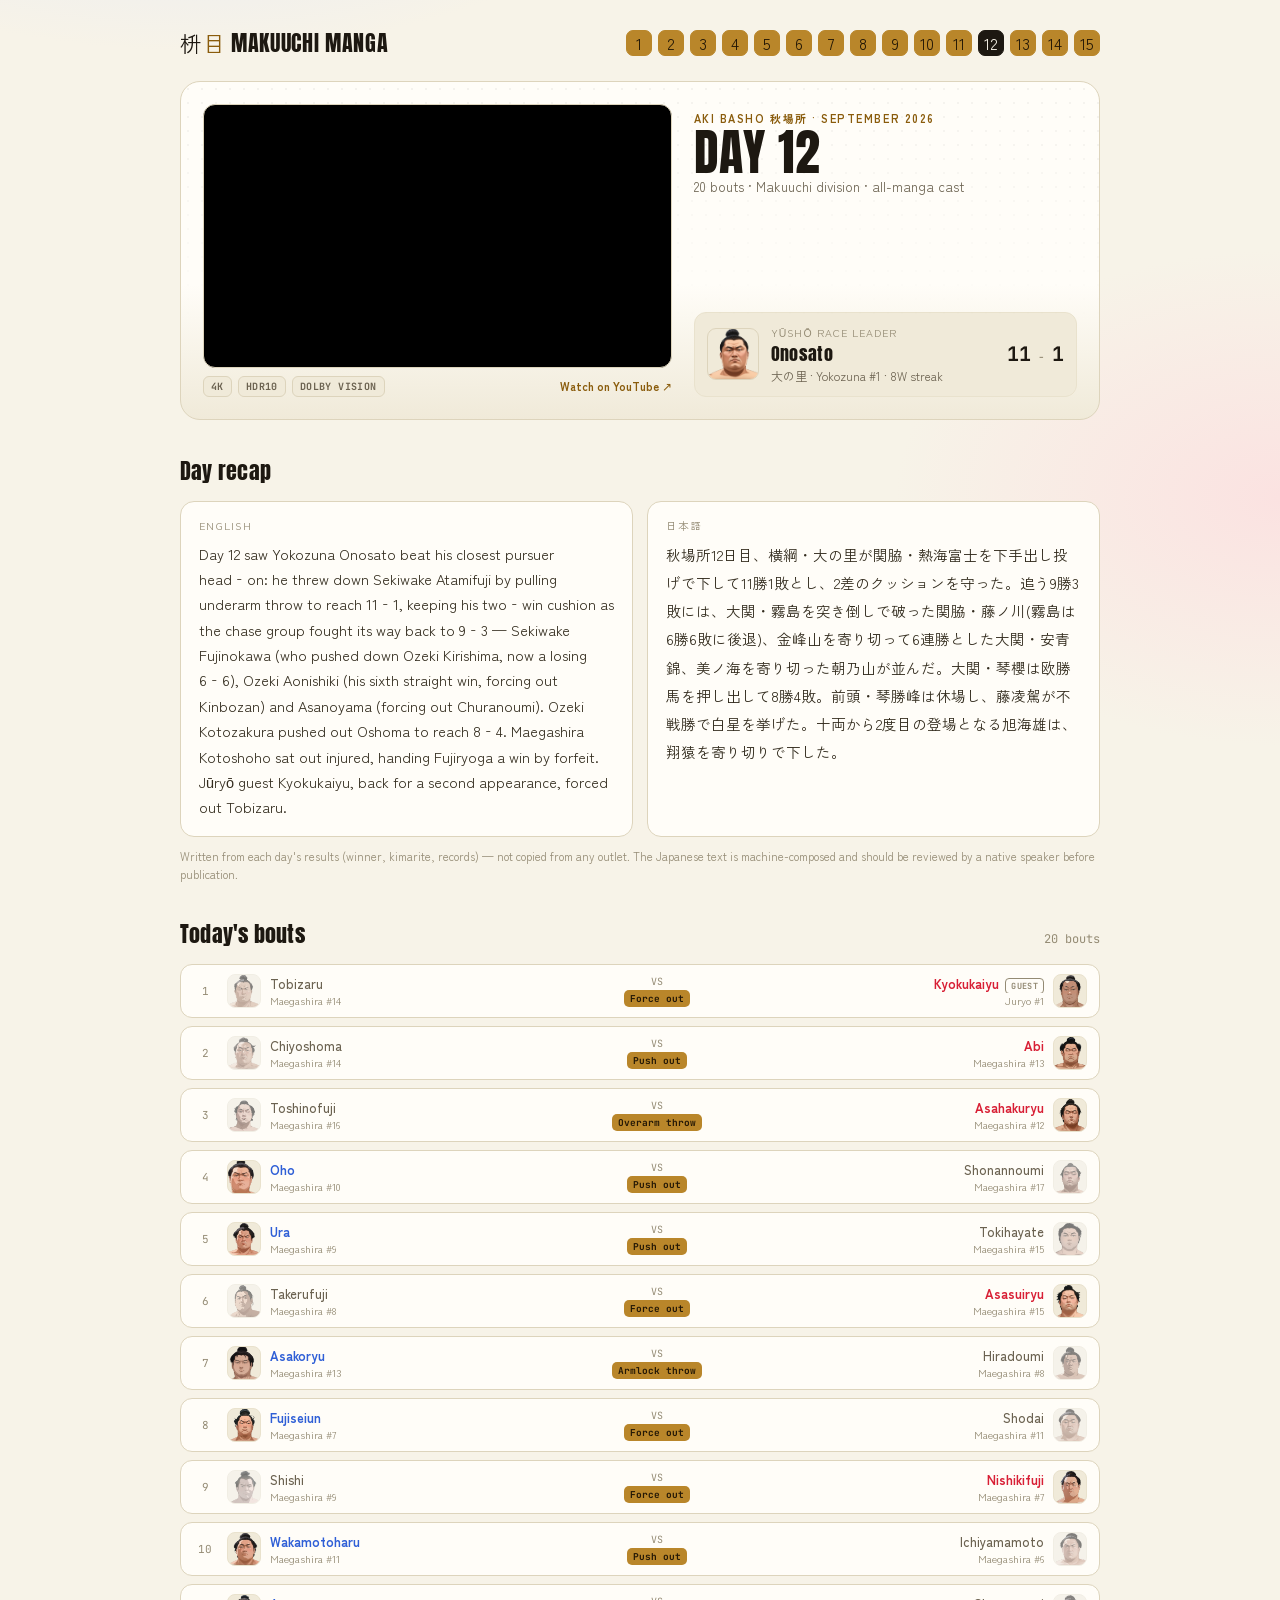
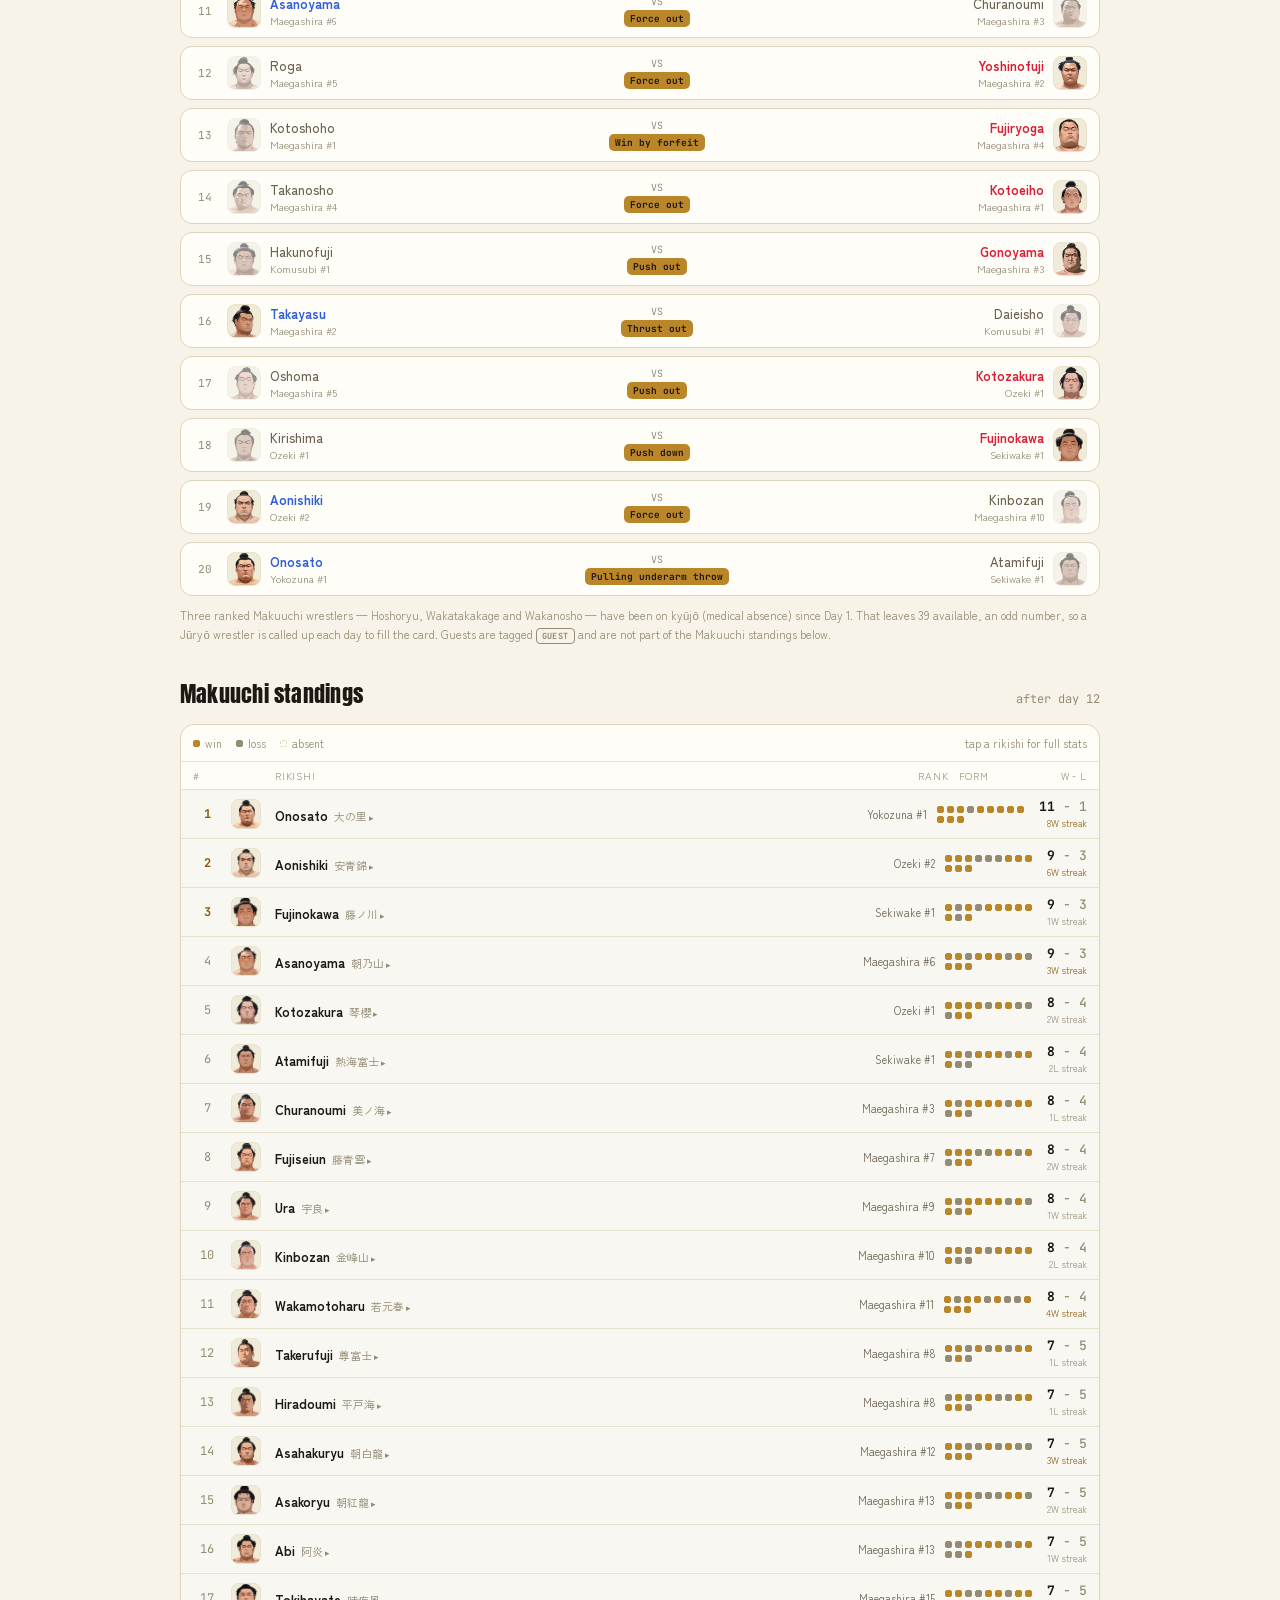
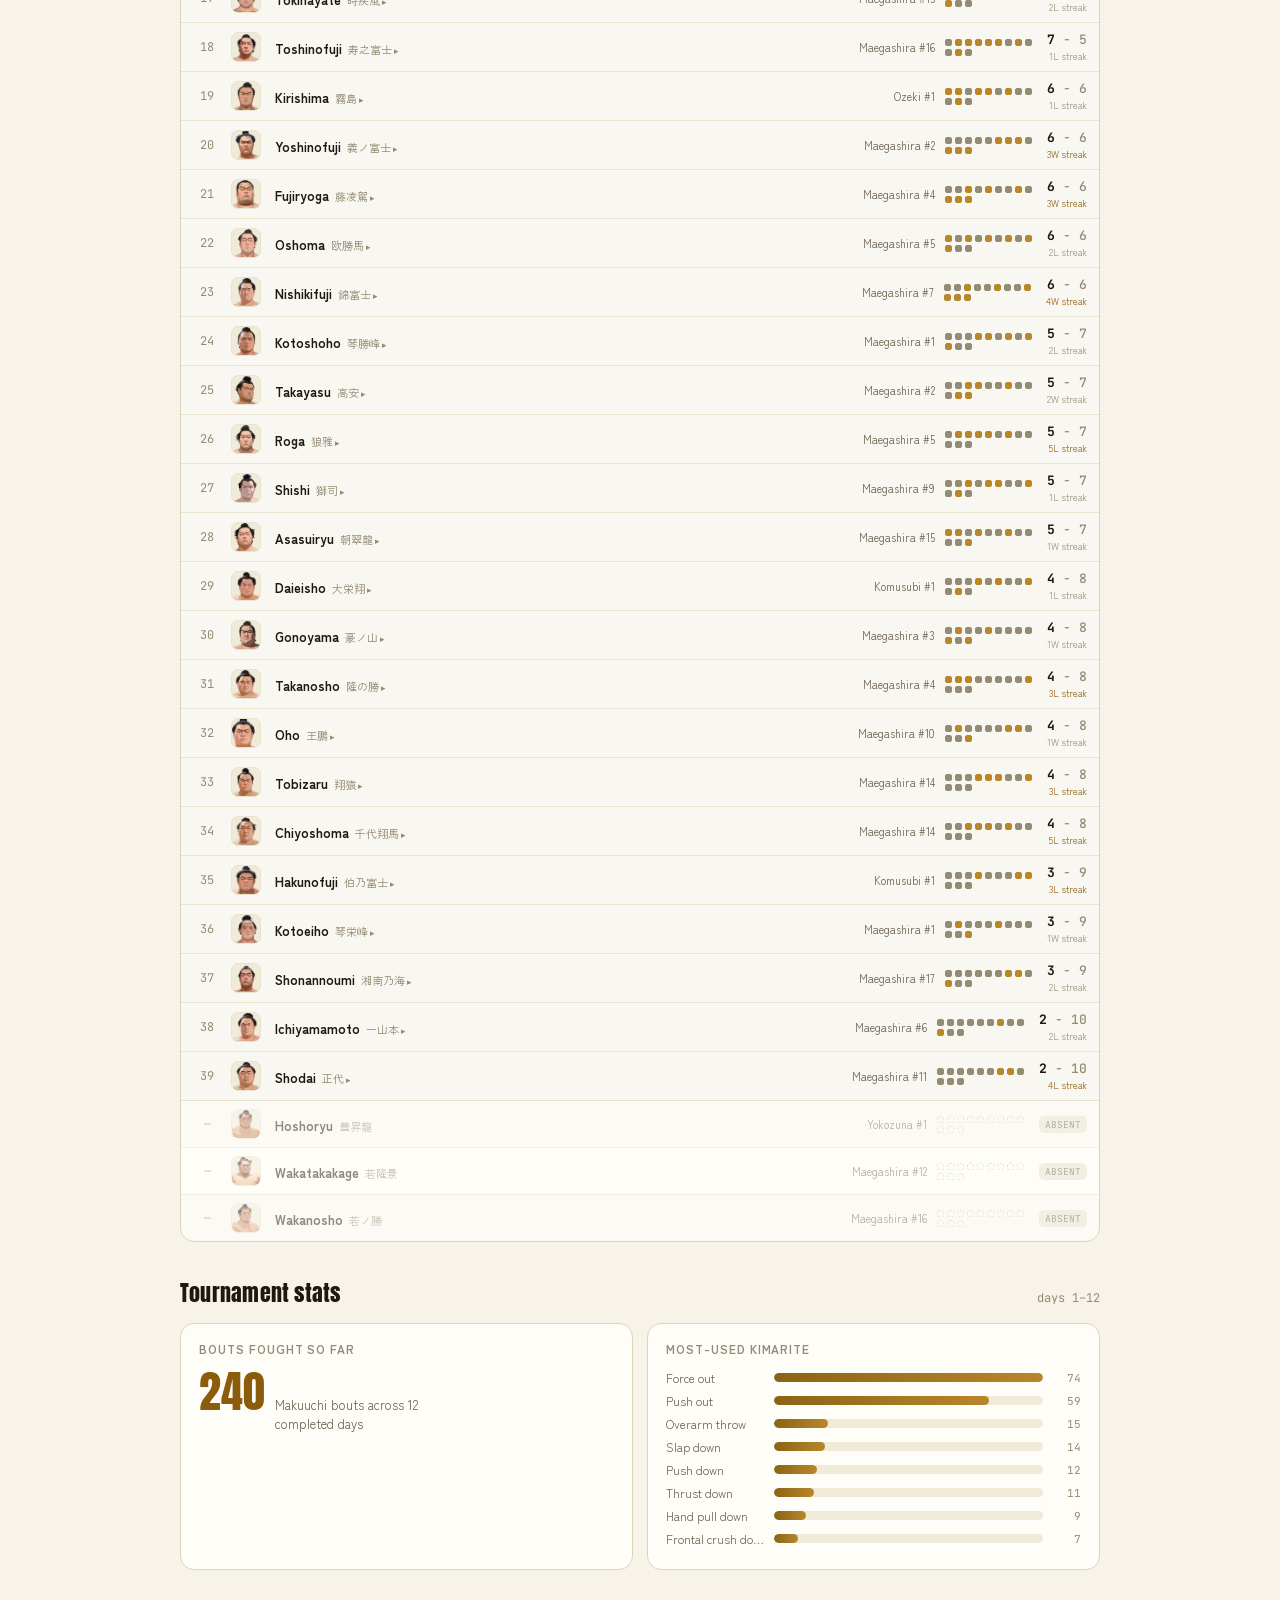
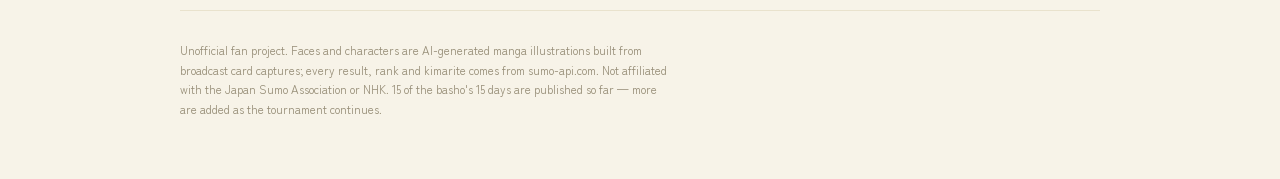
<file: day/12/index.html>
<!doctype html>
<html lang="en">
<head>
<meta charset="utf-8">
<meta name="viewport" content="width=device-width, initial-scale=1">
<title>Day 12 Results — Aki Basho 2026 in Manga Style | Makuuchi Manga</title>
<meta name="description" content="Day 12 saw Yokozuna Onosato beat his closest pursuer head‑on: he threw down Sekiwake Atamifuji by pulling underarm throw to reach 11‑1, keeping his two‑win c...">
<link rel="canonical" href="https://masume.art/day/12/">
<meta property="og:type" content="video.other">
<meta property="og:title" content="Day 12 Results — Aki Basho 2026 in Manga Style | Makuuchi Manga">
<meta property="og:description" content="Day 12 saw Yokozuna Onosato beat his closest pursuer head‑on: he threw down Sekiwake Atamifuji by pulling underarm throw to reach 11‑1, keeping his two‑win c...">
<meta property="og:url" content="https://masume.art/day/12/">
<meta property="og:image" content="https://i.ytimg.com/vi/t_gvXDR4ohk/hqdefault.jpg">
<meta property="og:site_name" content="Makuuchi Manga">
<meta name="twitter:card" content="summary_large_image">
<meta name="twitter:title" content="Day 12 Results — Aki Basho 2026 in Manga Style | Makuuchi Manga">
<meta name="twitter:description" content="Day 12 saw Yokozuna Onosato beat his closest pursuer head‑on: he threw down Sekiwake Atamifuji by pulling underarm throw to reach 11‑1, keeping his two‑win c...">
<meta name="twitter:image" content="https://i.ytimg.com/vi/t_gvXDR4ohk/hqdefault.jpg">
<link rel="preconnect" href="https://fonts.googleapis.com">
<link rel="preconnect" href="https://fonts.gstatic.com" crossorigin>
<link href="https://fonts.googleapis.com/css2?family=Anton&family=Zen+Kaku+Gothic+New:wght@400;500;700;900&family=JetBrains+Mono:wght@500;700&display=swap" rel="stylesheet">
<link rel="stylesheet" href="/styles.css">
<script type="application/ld+json">{"@context": "https://schema.org", "@type": "WebPage", "name": "Day 12 Results — Aki Basho 2026 in Manga Style | Makuuchi Manga", "description": "Day 12 saw Yokozuna Onosato beat his closest pursuer head‑on: he threw down Sekiwake Atamifuji by pulling underarm throw to reach 11‑1, keeping his two‑win c...", "url": "https://masume.art/day/12/", "inLanguage": ["en", "ja"], "isPartOf": {"@type": "WebSite", "name": "Makuuchi Manga", "url": "https://masume.art"}, "video": {"@type": "VideoObject", "name": "Sumo September 2026 (Aki Basho) Day 12 Results | Makuuchi Standings in Manga Style [4K HDR]", "description": "Day 12 saw Yokozuna Onosato beat his closest pursuer head‑on: he threw down Sekiwake Atamifuji by pulling underarm throw to reach 11‑1, keeping his two‑win c...", "thumbnailUrl": "https://i.ytimg.com/vi/t_gvXDR4ohk/hqdefault.jpg", "embedUrl": "https://www.youtube-nocookie.com/embed/t_gvXDR4ohk"}}</script>
</head>
<body>
<div class="wrap">

  <div class="topbar">
    <div class="brand">
      <span class="mark">枡<span style="color:var(--gold-text)">目</span> MAKUUCHI MANGA</span>
    </div>
    <nav class="daynav" aria-label="Tournament days"><a class="chip done" href="/day/1/">1</a><a class="chip done" href="/day/2/">2</a><a class="chip done" href="/day/3/">3</a><a class="chip done" href="/day/4/">4</a><a class="chip done" href="/day/5/">5</a><a class="chip done" href="/day/6/">6</a><a class="chip done" href="/day/7/">7</a><a class="chip done" href="/day/8/">8</a><a class="chip done" href="/day/9/">9</a><a class="chip done" href="/day/10/">10</a><a class="chip done" href="/day/11/">11</a><a class="chip current" href="/day/12/">12</a><a class="chip done" href="/day/13/">13</a><a class="chip done" href="/day/14/">14</a><a class="chip done" href="/">15</a></nav>
  </div>

  <div class="hero">
    <div class="hero-video">
      <div class="yt-wrap">
        <iframe src="https://www.youtube-nocookie.com/embed/t_gvXDR4ohk"
          title="Day 12 — Aki Basho, Makuuchi standings in manga style" loading="lazy"
          allow="accelerometer; clipboard-write; encrypted-media; gyroscope; picture-in-picture; web-share"
          allowfullscreen referrerpolicy="strict-origin-when-cross-origin"></iframe>
      </div>
      <div class="yt-meta">
        <span class="badge">4K</span>
        <span class="badge">HDR10</span>
        <span class="badge">DOLBY VISION</span>
        <a class="yt-external" href="https://youtu.be/t_gvXDR4ohk" target="_blank" rel="noopener">Watch on YouTube ↗</a>
      </div>
    </div>

    <div class="hero-info">
      <div>
        <span class="eyebrow">Aki Basho 秋場所 · September 2026</span>
        <h1>DAY 12</h1>
        <div class="date">20 bouts · Makuuchi division · all-manga cast</div>
      </div>
      <div class="leader-card">
        <img src="/portraits/8850.png" alt="Onosato" width="52" height="52">
        <div>
          <div class="l1">Yūshō race leader</div>
          <div class="l2">Onosato</div>
          <div class="l3">大の里 · Yokozuna #1 · 8W streak</div>
        </div>
        <div class="rec">11<small>&nbsp;-&nbsp;</small>1</div>
      </div>
    </div>
  </div>

  <section>
    <div class="section-head"><h2>Day recap</h2></div>
    <div class="recap">
      <div class="recap-panel en">
        <span class="lang">English</span>
        <p>Day 12 saw Yokozuna Onosato beat his closest pursuer head‑on: he threw down Sekiwake Atamifuji by pulling underarm throw to reach 11‑1, keeping his two‑win cushion as the chase group fought its way back to 9‑3 — Sekiwake Fujinokawa (who pushed down Ozeki Kirishima, now a losing 6‑6), Ozeki Aonishiki (his sixth straight win, forcing out Kinbozan) and Asanoyama (forcing out Churanoumi). Ozeki Kotozakura pushed out Oshoma to reach 8‑4. Maegashira Kotoshoho sat out injured, handing Fujiryoga a win by forfeit. Jūryō guest Kyokukaiyu, back for a second appearance, forced out Tobizaru.</p>
      </div>
      <div class="recap-panel jp">
        <span class="lang">日本語</span>
        <p>秋場所12日目、横綱・大の里が関脇・熱海富士を下手出し投げで下して11勝1敗とし、2差のクッションを守った。追う9勝3敗には、大関・霧島を突き倒しで破った関脇・藤ノ川(霧島は6勝6敗に後退)、金峰山を寄り切って6連勝とした大関・安青錦、美ノ海を寄り切った朝乃山が並んだ。大関・琴櫻は欧勝馬を押し出して8勝4敗。前頭・琴勝峰は休場し、藤凌駕が不戦勝で白星を挙げた。十両から2度目の登場となる旭海雄は、翔猿を寄り切りで下した。</p>
      </div>
    </div>
    <p class="recap-note">Written from each day's results (winner, kimarite, records) — not copied from any outlet. The Japanese text is machine-composed and should be reviewed by a native speaker before publication.</p>
  </section>

  <section>
    <div class="section-head"><h2>Today's bouts</h2><span class="count">20 bouts</span></div>
    <div class="bouts">
  <div class="bout">
    <div class="n">1</div>
    <div class="side east loser">
      <img src="/portraits/21.png" alt="Tobizaru" width="34" height="34" loading="lazy">
      <div class="nm"><div class="name">Tobizaru</div><div class="rank">Maegashira #14</div></div>
    </div>
    <div class="vs">VS<span class="kim">Force out</span></div>
    <div class="side b west ">
      <img src="/portraits/8855.png" alt="Kyokukaiyu" width="34" height="34" loading="lazy">
      <div class="nm"><div class="name">Kyokukaiyu<span class="guest-badge">GUEST</span></div><div class="rank">Juryo #1</div></div>
    </div>
  </div>
  <div class="bout">
    <div class="n">2</div>
    <div class="side east loser">
      <img src="/portraits/39.png" alt="Chiyoshoma" width="34" height="34" loading="lazy">
      <div class="nm"><div class="name">Chiyoshoma</div><div class="rank">Maegashira #14</div></div>
    </div>
    <div class="vs">VS<span class="kim">Push out</span></div>
    <div class="side b west ">
      <img src="/portraits/22.png" alt="Abi" width="34" height="34" loading="lazy">
      <div class="nm"><div class="name">Abi</div><div class="rank">Maegashira #13</div></div>
    </div>
  </div>
  <div class="bout">
    <div class="n">3</div>
    <div class="side east loser">
      <img src="/portraits/8866.png" alt="Toshinofuji" width="34" height="34" loading="lazy">
      <div class="nm"><div class="name">Toshinofuji</div><div class="rank">Maegashira #16</div></div>
    </div>
    <div class="vs">VS<span class="kim">Overarm throw</span></div>
    <div class="side b west ">
      <img src="/portraits/607.png" alt="Asahakuryu" width="34" height="34" loading="lazy">
      <div class="nm"><div class="name">Asahakuryu</div><div class="rank">Maegashira #12</div></div>
    </div>
  </div>
  <div class="bout">
    <div class="n">4</div>
    <div class="side east ">
      <img src="/portraits/41.png" alt="Oho" width="34" height="34" loading="lazy">
      <div class="nm"><div class="name">Oho</div><div class="rank">Maegashira #10</div></div>
    </div>
    <div class="vs">VS<span class="kim">Push out</span></div>
    <div class="side b west loser">
      <img src="/portraits/49.png" alt="Shonannoumi" width="34" height="34" loading="lazy">
      <div class="nm"><div class="name">Shonannoumi</div><div class="rank">Maegashira #17</div></div>
    </div>
  </div>
  <div class="bout">
    <div class="n">5</div>
    <div class="side east ">
      <img src="/portraits/28.png" alt="Ura" width="34" height="34" loading="lazy">
      <div class="nm"><div class="name">Ura</div><div class="rank">Maegashira #9</div></div>
    </div>
    <div class="vs">VS<span class="kim">Push out</span></div>
    <div class="side b west loser">
      <img src="/portraits/83.png" alt="Tokihayate" width="34" height="34" loading="lazy">
      <div class="nm"><div class="name">Tokihayate</div><div class="rank">Maegashira #15</div></div>
    </div>
  </div>
  <div class="bout">
    <div class="n">6</div>
    <div class="side east loser">
      <img src="/portraits/5.png" alt="Takerufuji" width="34" height="34" loading="lazy">
      <div class="nm"><div class="name">Takerufuji</div><div class="rank">Maegashira #8</div></div>
    </div>
    <div class="vs">VS<span class="kim">Force out</span></div>
    <div class="side b west ">
      <img src="/portraits/8859.png" alt="Asasuiryu" width="34" height="34" loading="lazy">
      <div class="nm"><div class="name">Asasuiryu</div><div class="rank">Maegashira #15</div></div>
    </div>
  </div>
  <div class="bout">
    <div class="n">7</div>
    <div class="side east ">
      <img src="/portraits/164.png" alt="Asakoryu" width="34" height="34" loading="lazy">
      <div class="nm"><div class="name">Asakoryu</div><div class="rank">Maegashira #13</div></div>
    </div>
    <div class="vs">VS<span class="kim">Armlock throw</span></div>
    <div class="side b west loser">
      <img src="/portraits/24.png" alt="Hiradoumi" width="34" height="34" loading="lazy">
      <div class="nm"><div class="name">Hiradoumi</div><div class="rank">Maegashira #8</div></div>
    </div>
  </div>
  <div class="bout">
    <div class="n">8</div>
    <div class="side east ">
      <img src="/portraits/82.png" alt="Fujiseiun" width="34" height="34" loading="lazy">
      <div class="nm"><div class="name">Fujiseiun</div><div class="rank">Maegashira #7</div></div>
    </div>
    <div class="vs">VS<span class="kim">Force out</span></div>
    <div class="side b west loser">
      <img src="/portraits/33.png" alt="Shodai" width="34" height="34" loading="lazy">
      <div class="nm"><div class="name">Shodai</div><div class="rank">Maegashira #11</div></div>
    </div>
  </div>
  <div class="bout">
    <div class="n">9</div>
    <div class="side east loser">
      <img src="/portraits/86.png" alt="Shishi" width="34" height="34" loading="lazy">
      <div class="nm"><div class="name">Shishi</div><div class="rank">Maegashira #9</div></div>
    </div>
    <div class="vs">VS<span class="kim">Force out</span></div>
    <div class="side b west ">
      <img src="/portraits/40.png" alt="Nishikifuji" width="34" height="34" loading="lazy">
      <div class="nm"><div class="name">Nishikifuji</div><div class="rank">Maegashira #7</div></div>
    </div>
  </div>
  <div class="bout">
    <div class="n">10</div>
    <div class="side east ">
      <img src="/portraits/13.png" alt="Wakamotoharu" width="34" height="34" loading="lazy">
      <div class="nm"><div class="name">Wakamotoharu</div><div class="rank">Maegashira #11</div></div>
    </div>
    <div class="vs">VS<span class="kim">Push out</span></div>
    <div class="side b west loser">
      <img src="/portraits/11.png" alt="Ichiyamamoto" width="34" height="34" loading="lazy">
      <div class="nm"><div class="name">Ichiyamamoto</div><div class="rank">Maegashira #6</div></div>
    </div>
  </div>
  <div class="bout">
    <div class="n">11</div>
    <div class="side east ">
      <img src="/portraits/2.png" alt="Asanoyama" width="34" height="34" loading="lazy">
      <div class="nm"><div class="name">Asanoyama</div><div class="rank">Maegashira #6</div></div>
    </div>
    <div class="vs">VS<span class="kim">Force out</span></div>
    <div class="side b west loser">
      <img src="/portraits/71.png" alt="Churanoumi" width="34" height="34" loading="lazy">
      <div class="nm"><div class="name">Churanoumi</div><div class="rank">Maegashira #3</div></div>
    </div>
  </div>
  <div class="bout">
    <div class="n">12</div>
    <div class="side east loser">
      <img src="/portraits/55.png" alt="Roga" width="34" height="34" loading="lazy">
      <div class="nm"><div class="name">Roga</div><div class="rank">Maegashira #5</div></div>
    </div>
    <div class="vs">VS<span class="kim">Force out</span></div>
    <div class="side b west ">
      <img src="/portraits/8857.png" alt="Yoshinofuji" width="34" height="34" loading="lazy">
      <div class="nm"><div class="name">Yoshinofuji</div><div class="rank">Maegashira #2</div></div>
    </div>
  </div>
  <div class="bout">
    <div class="n">13</div>
    <div class="side east loser">
      <img src="/portraits/8.png" alt="Kotoshoho" width="34" height="34" loading="lazy">
      <div class="nm"><div class="name">Kotoshoho</div><div class="rank">Maegashira #1</div></div>
    </div>
    <div class="vs">VS<span class="kim">Win by forfeit</span></div>
    <div class="side b west ">
      <img src="/portraits/9051.png" alt="Fujiryoga" width="34" height="34" loading="lazy">
      <div class="nm"><div class="name">Fujiryoga</div><div class="rank">Maegashira #4</div></div>
    </div>
  </div>
  <div class="bout">
    <div class="n">14</div>
    <div class="side east loser">
      <img src="/portraits/37.png" alt="Takanosho" width="34" height="34" loading="lazy">
      <div class="nm"><div class="name">Takanosho</div><div class="rank">Maegashira #4</div></div>
    </div>
    <div class="vs">VS<span class="kim">Force out</span></div>
    <div class="side b west ">
      <img src="/portraits/112.png" alt="Kotoeiho" width="34" height="34" loading="lazy">
      <div class="nm"><div class="name">Kotoeiho</div><div class="rank">Maegashira #1</div></div>
    </div>
  </div>
  <div class="bout">
    <div class="n">15</div>
    <div class="side east loser">
      <img src="/portraits/3.png" alt="Hakunofuji" width="34" height="34" loading="lazy">
      <div class="nm"><div class="name">Hakunofuji</div><div class="rank">Komusubi #1</div></div>
    </div>
    <div class="vs">VS<span class="kim">Push out</span></div>
    <div class="side b west ">
      <img src="/portraits/56.png" alt="Gonoyama" width="34" height="34" loading="lazy">
      <div class="nm"><div class="name">Gonoyama</div><div class="rank">Maegashira #3</div></div>
    </div>
  </div>
  <div class="bout">
    <div class="n">16</div>
    <div class="side east ">
      <img src="/portraits/44.png" alt="Takayasu" width="34" height="34" loading="lazy">
      <div class="nm"><div class="name">Takayasu</div><div class="rank">Maegashira #2</div></div>
    </div>
    <div class="vs">VS<span class="kim">Thrust out</span></div>
    <div class="side b west loser">
      <img src="/portraits/9.png" alt="Daieisho" width="34" height="34" loading="lazy">
      <div class="nm"><div class="name">Daieisho</div><div class="rank">Komusubi #1</div></div>
    </div>
  </div>
  <div class="bout">
    <div class="n">17</div>
    <div class="side east loser">
      <img src="/portraits/61.png" alt="Oshoma" width="34" height="34" loading="lazy">
      <div class="nm"><div class="name">Oshoma</div><div class="rank">Maegashira #5</div></div>
    </div>
    <div class="vs">VS<span class="kim">Push out</span></div>
    <div class="side b west ">
      <img src="/portraits/20.png" alt="Kotozakura" width="34" height="34" loading="lazy">
      <div class="nm"><div class="name">Kotozakura</div><div class="rank">Ozeki #1</div></div>
    </div>
  </div>
  <div class="bout">
    <div class="n">18</div>
    <div class="side east loser">
      <img src="/portraits/7.png" alt="Kirishima" width="34" height="34" loading="lazy">
      <div class="nm"><div class="name">Kirishima</div><div class="rank">Ozeki #1</div></div>
    </div>
    <div class="vs">VS<span class="kim">Push down</span></div>
    <div class="side b west ">
      <img src="/portraits/615.png" alt="Fujinokawa" width="34" height="34" loading="lazy">
      <div class="nm"><div class="name">Fujinokawa</div><div class="rank">Sekiwake #1</div></div>
    </div>
  </div>
  <div class="bout">
    <div class="n">19</div>
    <div class="side east ">
      <img src="/portraits/8854.png" alt="Aonishiki" width="34" height="34" loading="lazy">
      <div class="nm"><div class="name">Aonishiki</div><div class="rank">Ozeki #2</div></div>
    </div>
    <div class="vs">VS<span class="kim">Force out</span></div>
    <div class="side b west loser">
      <img src="/portraits/50.png" alt="Kinbozan" width="34" height="34" loading="lazy">
      <div class="nm"><div class="name">Kinbozan</div><div class="rank">Maegashira #10</div></div>
    </div>
  </div>
  <div class="bout">
    <div class="n">20</div>
    <div class="side east ">
      <img src="/portraits/8850.png" alt="Onosato" width="34" height="34" loading="lazy">
      <div class="nm"><div class="name">Onosato</div><div class="rank">Yokozuna #1</div></div>
    </div>
    <div class="vs">VS<span class="kim">Pulling underarm throw</span></div>
    <div class="side b west loser">
      <img src="/portraits/74.png" alt="Atamifuji" width="34" height="34" loading="lazy">
      <div class="nm"><div class="name">Atamifuji</div><div class="rank">Sekiwake #1</div></div>
    </div>
  </div>
    </div>
    <p class="note">Three ranked Makuuchi wrestlers — Hoshoryu, Wakatakakage and Wakanosho — have been on kyūjō (medical absence) since Day 1. That leaves 39 available, an odd number, so a Jūryō wrestler is called up each day to fill the card. Guests are tagged <span class="guest-badge" style="margin-left:0">GUEST</span> and are not part of the Makuuchi standings below.</p>
  </section>

  <section>
    <div class="section-head"><h2>Makuuchi standings</h2><span class="count">after day 12</span></div>
    <div class="standings">
      <div class="standings-legend">
        <span class="lg"><span class="dot" style="background:var(--gold);border:1px solid var(--gold)"></span>win</span>
        <span class="lg"><span class="dot" style="background:var(--ink-faint);border:1px solid var(--ink-faint)"></span>loss</span>
        <span class="lg"><span class="dot" style="border:1px dashed var(--line)"></span>absent</span>
        <span style="margin-left:auto">tap a rikishi for full stats</span>
      </div>
      <div class="shead"><span>#</span><span>·</span><span>Rikishi</span><span class="srank-h">Rank</span><span>Form</span><span style="text-align:right">W&#8209;L</span></div>
  <div class="srow top" data-detail="d12-8850">
    <div class="spos">1</div>
    <img src="/portraits/8850.png" alt="Onosato" width="30" height="30" loading="lazy">
    <div class="sname"><span class="name">Onosato</span><span class="jp">大の里</span><span class="chev">▸</span></div>
    <div class="srank">Yokozuna #1</div>
    <div class="formdots"><span class="w" title="Day 1: won"></span><span class="w" title="Day 2: won"></span><span class="w" title="Day 3: won"></span><span class="l" title="Day 4: lost"></span><span class="w" title="Day 5: won"></span><span class="w" title="Day 6: won"></span><span class="w" title="Day 7: won"></span><span class="w" title="Day 8: won"></span><span class="w" title="Day 9: won"></span><span class="w" title="Day 10: won"></span><span class="w" title="Day 11: won"></span><span class="w" title="Day 12: won"></span></div>
    <div class="srec-wrap"><div class="srec">11<span class="l"> - 1</span></div><span class="sstreak hot">8W streak</span></div>
  </div>
  <div class="sdetail" id="d12-8850" hidden>
    <div class="sdetail-grid">
      <div>
        <h4>Fighting style this basho (wins by technique family)</h4>
        <div class="style-bar"><i class="oshi" style="width:27.3%" title="Push / thrust (oshi-zumo): 3"></i><i class="yotsu" style="width:36.4%" title="Grappling / belt (yotsu-zumo): 4"></i><i class="other" style="width:36.4%" title="Other (trips, twists, hand techniques): 4"></i></div><div class="style-legend"><span><b class="oshi"></b>Push / thrust · 3</span><span><b class="yotsu"></b>Grappling / belt · 4</span><span><b class="other"></b>Other · 4</span></div>
        <p class="bw-line"><b>Onosato</b>'s best win this basho: beat <b>Fujinokawa</b> (Sekiwake #1) on Day 11.</p>
      </div>
      <div>
        <h4>Physical profile vs. the Makuuchi field</h4>
        <div class="range">
    <div class="rlabel"><span>Height</span><b>190cm</b></div>
    <div class="range-track"><span class="avgtick" style="left:51.4%" title="Makuuchi average: 184.3cm"></span>
      <span class="me" style="left:77.3%"></span></div>
    <div class="rends"><span>173cm</span><span>field avg 184.3cm</span><span>195cm</span></div>
  </div>
        <div class="range">
    <div class="rlabel"><span>Weight</span><b>188kg</b></div>
    <div class="range-track"><span class="avgtick" style="left:48.5%" title="Makuuchi average: 157.8kg"></span>
      <span class="me" style="left:87.2%"></span></div>
    <div class="rends"><span>120kg</span><span>field avg 157.8kg</span><span>198kg</span></div>
  </div>
        <div class="range">
    <div class="rlabel"><span>Age</span><b>26 yo</b></div>
    <div class="range-track"><span class="avgtick" style="left:49.3%" title="Makuuchi average: 28.4 yo"></span>
      <span class="me" style="left:33.3%"></span></div>
    <div class="rends"><span>21 yo</span><span>field avg 28.4 yo</span><span>36 yo</span></div>
  </div>
      </div>
    </div>
  </div>
  <div class="srow top" data-detail="d12-8854">
    <div class="spos">2</div>
    <img src="/portraits/8854.png" alt="Aonishiki" width="30" height="30" loading="lazy">
    <div class="sname"><span class="name">Aonishiki</span><span class="jp">安青錦</span><span class="chev">▸</span></div>
    <div class="srank">Ozeki #2</div>
    <div class="formdots"><span class="w" title="Day 1: won"></span><span class="w" title="Day 2: won"></span><span class="w" title="Day 3: won"></span><span class="l" title="Day 4: lost"></span><span class="l" title="Day 5: lost"></span><span class="l" title="Day 6: lost"></span><span class="w" title="Day 7: won"></span><span class="w" title="Day 8: won"></span><span class="w" title="Day 9: won"></span><span class="w" title="Day 10: won"></span><span class="w" title="Day 11: won"></span><span class="w" title="Day 12: won"></span></div>
    <div class="srec-wrap"><div class="srec">9<span class="l"> - 3</span></div><span class="sstreak hot">6W streak</span></div>
  </div>
  <div class="sdetail" id="d12-8854" hidden>
    <div class="sdetail-grid">
      <div>
        <h4>Fighting style this basho (wins by technique family)</h4>
        <div class="style-bar"><i class="oshi" style="width:11.1%" title="Push / thrust (oshi-zumo): 1"></i><i class="yotsu" style="width:88.9%" title="Grappling / belt (yotsu-zumo): 8"></i></div><div class="style-legend"><span><b class="oshi"></b>Push / thrust · 1</span><span><b class="yotsu"></b>Grappling / belt · 8</span></div>
        <p class="bw-line"><b>Aonishiki</b>'s best win this basho: beat <b>Atamifuji</b> (Sekiwake #1) on Day 7.</p>
      </div>
      <div>
        <h4>Physical profile vs. the Makuuchi field</h4>
        <div class="range">
    <div class="rlabel"><span>Height</span><b>182cm</b></div>
    <div class="range-track"><span class="avgtick" style="left:51.4%" title="Makuuchi average: 184.3cm"></span>
      <span class="me" style="left:40.9%"></span></div>
    <div class="rends"><span>173cm</span><span>field avg 184.3cm</span><span>195cm</span></div>
  </div>
        <div class="range">
    <div class="rlabel"><span>Weight</span><b>142kg</b></div>
    <div class="range-track"><span class="avgtick" style="left:48.5%" title="Makuuchi average: 157.8kg"></span>
      <span class="me" style="left:28.2%"></span></div>
    <div class="rends"><span>120kg</span><span>field avg 157.8kg</span><span>198kg</span></div>
  </div>
        <div class="range">
    <div class="rlabel"><span>Age</span><b>22 yo</b></div>
    <div class="range-track"><span class="avgtick" style="left:49.3%" title="Makuuchi average: 28.4 yo"></span>
      <span class="me" style="left:6.7%"></span></div>
    <div class="rends"><span>21 yo</span><span>field avg 28.4 yo</span><span>36 yo</span></div>
  </div>
      </div>
    </div>
  </div>
  <div class="srow top" data-detail="d12-615">
    <div class="spos">3</div>
    <img src="/portraits/615.png" alt="Fujinokawa" width="30" height="30" loading="lazy">
    <div class="sname"><span class="name">Fujinokawa</span><span class="jp">藤ノ川</span><span class="chev">▸</span></div>
    <div class="srank">Sekiwake #1</div>
    <div class="formdots"><span class="w" title="Day 1: won"></span><span class="l" title="Day 2: lost"></span><span class="w" title="Day 3: won"></span><span class="l" title="Day 4: lost"></span><span class="w" title="Day 5: won"></span><span class="w" title="Day 6: won"></span><span class="w" title="Day 7: won"></span><span class="w" title="Day 8: won"></span><span class="w" title="Day 9: won"></span><span class="w" title="Day 10: won"></span><span class="l" title="Day 11: lost"></span><span class="w" title="Day 12: won"></span></div>
    <div class="srec-wrap"><div class="srec">9<span class="l"> - 3</span></div><span class="sstreak">1W streak</span></div>
  </div>
  <div class="sdetail" id="d12-615" hidden>
    <div class="sdetail-grid">
      <div>
        <h4>Fighting style this basho (wins by technique family)</h4>
        <div class="style-bar"><i class="oshi" style="width:66.7%" title="Push / thrust (oshi-zumo): 6"></i><i class="yotsu" style="width:33.3%" title="Grappling / belt (yotsu-zumo): 3"></i></div><div class="style-legend"><span><b class="oshi"></b>Push / thrust · 6</span><span><b class="yotsu"></b>Grappling / belt · 3</span></div>
        <p class="bw-line"><b>Fujinokawa</b>'s best win this basho: beat <b>Kotozakura</b> (Ozeki #1) on Day 9.</p>
      </div>
      <div>
        <h4>Physical profile vs. the Makuuchi field</h4>
        <div class="range">
    <div class="rlabel"><span>Height</span><b>177cm</b></div>
    <div class="range-track"><span class="avgtick" style="left:51.4%" title="Makuuchi average: 184.3cm"></span>
      <span class="me" style="left:18.2%"></span></div>
    <div class="rends"><span>173cm</span><span>field avg 184.3cm</span><span>195cm</span></div>
  </div>
        <div class="range">
    <div class="rlabel"><span>Weight</span><b>125kg</b></div>
    <div class="range-track"><span class="avgtick" style="left:48.5%" title="Makuuchi average: 157.8kg"></span>
      <span class="me" style="left:6.4%"></span></div>
    <div class="rends"><span>120kg</span><span>field avg 157.8kg</span><span>198kg</span></div>
  </div>
        <div class="range">
    <div class="rlabel"><span>Age</span><b>21 yo</b></div>
    <div class="range-track"><span class="avgtick" style="left:49.3%" title="Makuuchi average: 28.4 yo"></span>
      <span class="me" style="left:2.0%"></span></div>
    <div class="rends"><span>21 yo</span><span>field avg 28.4 yo</span><span>36 yo</span></div>
  </div>
      </div>
    </div>
  </div>
  <div class="srow" data-detail="d12-2">
    <div class="spos">4</div>
    <img src="/portraits/2.png" alt="Asanoyama" width="30" height="30" loading="lazy">
    <div class="sname"><span class="name">Asanoyama</span><span class="jp">朝乃山</span><span class="chev">▸</span></div>
    <div class="srank">Maegashira #6</div>
    <div class="formdots"><span class="w" title="Day 1: won"></span><span class="w" title="Day 2: won"></span><span class="l" title="Day 3: lost"></span><span class="w" title="Day 4: won"></span><span class="w" title="Day 5: won"></span><span class="w" title="Day 6: won"></span><span class="l" title="Day 7: lost"></span><span class="w" title="Day 8: won"></span><span class="l" title="Day 9: lost"></span><span class="w" title="Day 10: won"></span><span class="w" title="Day 11: won"></span><span class="w" title="Day 12: won"></span></div>
    <div class="srec-wrap"><div class="srec">9<span class="l"> - 3</span></div><span class="sstreak hot">3W streak</span></div>
  </div>
  <div class="sdetail" id="d12-2" hidden>
    <div class="sdetail-grid">
      <div>
        <h4>Fighting style this basho (wins by technique family)</h4>
        <div class="style-bar"><i class="oshi" style="width:33.3%" title="Push / thrust (oshi-zumo): 3"></i><i class="yotsu" style="width:66.7%" title="Grappling / belt (yotsu-zumo): 6"></i></div><div class="style-legend"><span><b class="oshi"></b>Push / thrust · 3</span><span><b class="yotsu"></b>Grappling / belt · 6</span></div>
        <p class="bw-line"><b>Asanoyama</b>'s best win this basho: beat <b>Churanoumi</b> (Maegashira #3) on Day 12.</p>
      </div>
      <div>
        <h4>Physical profile vs. the Makuuchi field</h4>
        <div class="range">
    <div class="rlabel"><span>Height</span><b>188cm</b></div>
    <div class="range-track"><span class="avgtick" style="left:51.4%" title="Makuuchi average: 184.3cm"></span>
      <span class="me" style="left:68.2%"></span></div>
    <div class="rends"><span>173cm</span><span>field avg 184.3cm</span><span>195cm</span></div>
  </div>
        <div class="range">
    <div class="rlabel"><span>Weight</span><b>172kg</b></div>
    <div class="range-track"><span class="avgtick" style="left:48.5%" title="Makuuchi average: 157.8kg"></span>
      <span class="me" style="left:66.7%"></span></div>
    <div class="rends"><span>120kg</span><span>field avg 157.8kg</span><span>198kg</span></div>
  </div>
        <div class="range">
    <div class="rlabel"><span>Age</span><b>32 yo</b></div>
    <div class="range-track"><span class="avgtick" style="left:49.3%" title="Makuuchi average: 28.4 yo"></span>
      <span class="me" style="left:73.3%"></span></div>
    <div class="rends"><span>21 yo</span><span>field avg 28.4 yo</span><span>36 yo</span></div>
  </div>
      </div>
    </div>
  </div>
  <div class="srow" data-detail="d12-20">
    <div class="spos">5</div>
    <img src="/portraits/20.png" alt="Kotozakura" width="30" height="30" loading="lazy">
    <div class="sname"><span class="name">Kotozakura</span><span class="jp">琴櫻</span><span class="chev">▸</span></div>
    <div class="srank">Ozeki #1</div>
    <div class="formdots"><span class="w" title="Day 1: won"></span><span class="w" title="Day 2: won"></span><span class="w" title="Day 3: won"></span><span class="w" title="Day 4: won"></span><span class="l" title="Day 5: lost"></span><span class="w" title="Day 6: won"></span><span class="w" title="Day 7: won"></span><span class="l" title="Day 8: lost"></span><span class="l" title="Day 9: lost"></span><span class="l" title="Day 10: lost"></span><span class="w" title="Day 11: won"></span><span class="w" title="Day 12: won"></span></div>
    <div class="srec-wrap"><div class="srec">8<span class="l"> - 4</span></div><span class="sstreak">2W streak</span></div>
  </div>
  <div class="sdetail" id="d12-20" hidden>
    <div class="sdetail-grid">
      <div>
        <h4>Fighting style this basho (wins by technique family)</h4>
        <div class="style-bar"><i class="oshi" style="width:25.0%" title="Push / thrust (oshi-zumo): 2"></i><i class="yotsu" style="width:50.0%" title="Grappling / belt (yotsu-zumo): 4"></i><i class="other" style="width:25.0%" title="Other (trips, twists, hand techniques): 2"></i></div><div class="style-legend"><span><b class="oshi"></b>Push / thrust · 2</span><span><b class="yotsu"></b>Grappling / belt · 4</span><span><b class="other"></b>Other · 2</span></div>
        <p class="bw-line"><b>Kotozakura</b>'s best win this basho: beat <b>Daieisho</b> (Komusubi #1) on Day 3.</p>
      </div>
      <div>
        <h4>Physical profile vs. the Makuuchi field</h4>
        <div class="range">
    <div class="rlabel"><span>Height</span><b>189cm</b></div>
    <div class="range-track"><span class="avgtick" style="left:51.4%" title="Makuuchi average: 184.3cm"></span>
      <span class="me" style="left:72.7%"></span></div>
    <div class="rends"><span>173cm</span><span>field avg 184.3cm</span><span>195cm</span></div>
  </div>
        <div class="range">
    <div class="rlabel"><span>Weight</span><b>177kg</b></div>
    <div class="range-track"><span class="avgtick" style="left:48.5%" title="Makuuchi average: 157.8kg"></span>
      <span class="me" style="left:73.1%"></span></div>
    <div class="rends"><span>120kg</span><span>field avg 157.8kg</span><span>198kg</span></div>
  </div>
        <div class="range">
    <div class="rlabel"><span>Age</span><b>28 yo</b></div>
    <div class="range-track"><span class="avgtick" style="left:49.3%" title="Makuuchi average: 28.4 yo"></span>
      <span class="me" style="left:46.7%"></span></div>
    <div class="rends"><span>21 yo</span><span>field avg 28.4 yo</span><span>36 yo</span></div>
  </div>
      </div>
    </div>
  </div>
  <div class="srow" data-detail="d12-74">
    <div class="spos">6</div>
    <img src="/portraits/74.png" alt="Atamifuji" width="30" height="30" loading="lazy">
    <div class="sname"><span class="name">Atamifuji</span><span class="jp">熱海富士</span><span class="chev">▸</span></div>
    <div class="srank">Sekiwake #1</div>
    <div class="formdots"><span class="w" title="Day 1: won"></span><span class="w" title="Day 2: won"></span><span class="l" title="Day 3: lost"></span><span class="w" title="Day 4: won"></span><span class="w" title="Day 5: won"></span><span class="w" title="Day 6: won"></span><span class="l" title="Day 7: lost"></span><span class="w" title="Day 8: won"></span><span class="w" title="Day 9: won"></span><span class="w" title="Day 10: won"></span><span class="l" title="Day 11: lost"></span><span class="l" title="Day 12: lost"></span></div>
    <div class="srec-wrap"><div class="srec">8<span class="l"> - 4</span></div><span class="sstreak">2L streak</span></div>
  </div>
  <div class="sdetail" id="d12-74" hidden>
    <div class="sdetail-grid">
      <div>
        <h4>Fighting style this basho (wins by technique family)</h4>
        <div class="style-bar"><i class="oshi" style="width:87.5%" title="Push / thrust (oshi-zumo): 7"></i><i class="yotsu" style="width:12.5%" title="Grappling / belt (yotsu-zumo): 1"></i></div><div class="style-legend"><span><b class="oshi"></b>Push / thrust · 7</span><span><b class="yotsu"></b>Grappling / belt · 1</span></div>
        <p class="bw-line"><b>Atamifuji</b>'s best win this basho: beat <b>Kotozakura</b> (Ozeki #1) on Day 10.</p>
      </div>
      <div>
        <h4>Physical profile vs. the Makuuchi field</h4>
        <div class="range">
    <div class="rlabel"><span>Height</span><b>185cm</b></div>
    <div class="range-track"><span class="avgtick" style="left:51.4%" title="Makuuchi average: 184.3cm"></span>
      <span class="me" style="left:54.5%"></span></div>
    <div class="rends"><span>173cm</span><span>field avg 184.3cm</span><span>195cm</span></div>
  </div>
        <div class="range">
    <div class="rlabel"><span>Weight</span><b>198kg</b></div>
    <div class="range-track"><span class="avgtick" style="left:48.5%" title="Makuuchi average: 157.8kg"></span>
      <span class="me" style="left:98.0%"></span></div>
    <div class="rends"><span>120kg</span><span>field avg 157.8kg</span><span>198kg</span></div>
  </div>
        <div class="range">
    <div class="rlabel"><span>Age</span><b>24 yo</b></div>
    <div class="range-track"><span class="avgtick" style="left:49.3%" title="Makuuchi average: 28.4 yo"></span>
      <span class="me" style="left:20.0%"></span></div>
    <div class="rends"><span>21 yo</span><span>field avg 28.4 yo</span><span>36 yo</span></div>
  </div>
      </div>
    </div>
  </div>
  <div class="srow" data-detail="d12-71">
    <div class="spos">7</div>
    <img src="/portraits/71.png" alt="Churanoumi" width="30" height="30" loading="lazy">
    <div class="sname"><span class="name">Churanoumi</span><span class="jp">美ノ海</span><span class="chev">▸</span></div>
    <div class="srank">Maegashira #3</div>
    <div class="formdots"><span class="w" title="Day 1: won"></span><span class="l" title="Day 2: lost"></span><span class="w" title="Day 3: won"></span><span class="w" title="Day 4: won"></span><span class="w" title="Day 5: won"></span><span class="w" title="Day 6: won"></span><span class="l" title="Day 7: lost"></span><span class="w" title="Day 8: won"></span><span class="w" title="Day 9: won"></span><span class="l" title="Day 10: lost"></span><span class="w" title="Day 11: won"></span><span class="l" title="Day 12: lost"></span></div>
    <div class="srec-wrap"><div class="srec">8<span class="l"> - 4</span></div><span class="sstreak">1L streak</span></div>
  </div>
  <div class="sdetail" id="d12-71" hidden>
    <div class="sdetail-grid">
      <div>
        <h4>Fighting style this basho (wins by technique family)</h4>
        <div class="style-bar"><i class="oshi" style="width:62.5%" title="Push / thrust (oshi-zumo): 5"></i><i class="yotsu" style="width:25.0%" title="Grappling / belt (yotsu-zumo): 2"></i><i class="other" style="width:12.5%" title="Other (trips, twists, hand techniques): 1"></i></div><div class="style-legend"><span><b class="oshi"></b>Push / thrust · 5</span><span><b class="yotsu"></b>Grappling / belt · 2</span><span><b class="other"></b>Other · 1</span></div>
        <p class="bw-line"><b>Churanoumi</b>'s best win this basho: beat <b>Kotozakura</b> (Ozeki #1) on Day 5.</p>
      </div>
      <div>
        <h4>Physical profile vs. the Makuuchi field</h4>
        <div class="range">
    <div class="rlabel"><span>Height</span><b>176cm</b></div>
    <div class="range-track"><span class="avgtick" style="left:51.4%" title="Makuuchi average: 184.3cm"></span>
      <span class="me" style="left:13.6%"></span></div>
    <div class="rends"><span>173cm</span><span>field avg 184.3cm</span><span>195cm</span></div>
  </div>
        <div class="range">
    <div class="rlabel"><span>Weight</span><b>157kg</b></div>
    <div class="range-track"><span class="avgtick" style="left:48.5%" title="Makuuchi average: 157.8kg"></span>
      <span class="me" style="left:47.4%"></span></div>
    <div class="rends"><span>120kg</span><span>field avg 157.8kg</span><span>198kg</span></div>
  </div>
        <div class="range">
    <div class="rlabel"><span>Age</span><b>33 yo</b></div>
    <div class="range-track"><span class="avgtick" style="left:49.3%" title="Makuuchi average: 28.4 yo"></span>
      <span class="me" style="left:80.0%"></span></div>
    <div class="rends"><span>21 yo</span><span>field avg 28.4 yo</span><span>36 yo</span></div>
  </div>
      </div>
    </div>
  </div>
  <div class="srow" data-detail="d12-82">
    <div class="spos">8</div>
    <img src="/portraits/82.png" alt="Fujiseiun" width="30" height="30" loading="lazy">
    <div class="sname"><span class="name">Fujiseiun</span><span class="jp">藤青雲</span><span class="chev">▸</span></div>
    <div class="srank">Maegashira #7</div>
    <div class="formdots"><span class="w" title="Day 1: won"></span><span class="w" title="Day 2: won"></span><span class="w" title="Day 3: won"></span><span class="l" title="Day 4: lost"></span><span class="l" title="Day 5: lost"></span><span class="w" title="Day 6: won"></span><span class="w" title="Day 7: won"></span><span class="l" title="Day 8: lost"></span><span class="w" title="Day 9: won"></span><span class="l" title="Day 10: lost"></span><span class="w" title="Day 11: won"></span><span class="w" title="Day 12: won"></span></div>
    <div class="srec-wrap"><div class="srec">8<span class="l"> - 4</span></div><span class="sstreak">2W streak</span></div>
  </div>
  <div class="sdetail" id="d12-82" hidden>
    <div class="sdetail-grid">
      <div>
        <h4>Fighting style this basho (wins by technique family)</h4>
        <div class="style-bar"><i class="oshi" style="width:12.5%" title="Push / thrust (oshi-zumo): 1"></i><i class="yotsu" style="width:50.0%" title="Grappling / belt (yotsu-zumo): 4"></i><i class="other" style="width:37.5%" title="Other (trips, twists, hand techniques): 3"></i></div><div class="style-legend"><span><b class="oshi"></b>Push / thrust · 1</span><span><b class="yotsu"></b>Grappling / belt · 4</span><span><b class="other"></b>Other · 3</span></div>
        <p class="bw-line"><b>Fujiseiun</b>'s best win this basho: beat <b>Oshoma</b> (Maegashira #5) on Day 6.</p>
      </div>
      <div>
        <h4>Physical profile vs. the Makuuchi field</h4>
        <div class="range">
    <div class="rlabel"><span>Height</span><b>185cm</b></div>
    <div class="range-track"><span class="avgtick" style="left:51.4%" title="Makuuchi average: 184.3cm"></span>
      <span class="me" style="left:54.5%"></span></div>
    <div class="rends"><span>173cm</span><span>field avg 184.3cm</span><span>195cm</span></div>
  </div>
        <div class="range">
    <div class="rlabel"><span>Weight</span><b>149kg</b></div>
    <div class="range-track"><span class="avgtick" style="left:48.5%" title="Makuuchi average: 157.8kg"></span>
      <span class="me" style="left:37.2%"></span></div>
    <div class="rends"><span>120kg</span><span>field avg 157.8kg</span><span>198kg</span></div>
  </div>
        <div class="range">
    <div class="rlabel"><span>Age</span><b>28 yo</b></div>
    <div class="range-track"><span class="avgtick" style="left:49.3%" title="Makuuchi average: 28.4 yo"></span>
      <span class="me" style="left:46.7%"></span></div>
    <div class="rends"><span>21 yo</span><span>field avg 28.4 yo</span><span>36 yo</span></div>
  </div>
      </div>
    </div>
  </div>
  <div class="srow" data-detail="d12-28">
    <div class="spos">9</div>
    <img src="/portraits/28.png" alt="Ura" width="30" height="30" loading="lazy">
    <div class="sname"><span class="name">Ura</span><span class="jp">宇良</span><span class="chev">▸</span></div>
    <div class="srank">Maegashira #9</div>
    <div class="formdots"><span class="w" title="Day 1: won"></span><span class="l" title="Day 2: lost"></span><span class="w" title="Day 3: won"></span><span class="w" title="Day 4: won"></span><span class="w" title="Day 5: won"></span><span class="w" title="Day 6: won"></span><span class="l" title="Day 7: lost"></span><span class="w" title="Day 8: won"></span><span class="l" title="Day 9: lost"></span><span class="w" title="Day 10: won"></span><span class="l" title="Day 11: lost"></span><span class="w" title="Day 12: won"></span></div>
    <div class="srec-wrap"><div class="srec">8<span class="l"> - 4</span></div><span class="sstreak">1W streak</span></div>
  </div>
  <div class="sdetail" id="d12-28" hidden>
    <div class="sdetail-grid">
      <div>
        <h4>Fighting style this basho (wins by technique family)</h4>
        <div class="style-bar"><i class="oshi" style="width:37.5%" title="Push / thrust (oshi-zumo): 3"></i><i class="other" style="width:62.5%" title="Other (trips, twists, hand techniques): 5"></i></div><div class="style-legend"><span><b class="oshi"></b>Push / thrust · 3</span><span><b class="other"></b>Other · 5</span></div>
        <p class="bw-line"><b>Ura</b>'s best win this basho: beat <b>Roga</b> (Maegashira #5) on Day 10.</p>
      </div>
      <div>
        <h4>Physical profile vs. the Makuuchi field</h4>
        <div class="range">
    <div class="rlabel"><span>Height</span><b>173cm</b></div>
    <div class="range-track"><span class="avgtick" style="left:51.4%" title="Makuuchi average: 184.3cm"></span>
      <span class="me" style="left:2.0%"></span></div>
    <div class="rends"><span>173cm</span><span>field avg 184.3cm</span><span>195cm</span></div>
  </div>
        <div class="range">
    <div class="rlabel"><span>Weight</span><b>138kg</b></div>
    <div class="range-track"><span class="avgtick" style="left:48.5%" title="Makuuchi average: 157.8kg"></span>
      <span class="me" style="left:23.1%"></span></div>
    <div class="rends"><span>120kg</span><span>field avg 157.8kg</span><span>198kg</span></div>
  </div>
        <div class="range">
    <div class="rlabel"><span>Age</span><b>34 yo</b></div>
    <div class="range-track"><span class="avgtick" style="left:49.3%" title="Makuuchi average: 28.4 yo"></span>
      <span class="me" style="left:86.7%"></span></div>
    <div class="rends"><span>21 yo</span><span>field avg 28.4 yo</span><span>36 yo</span></div>
  </div>
      </div>
    </div>
  </div>
  <div class="srow" data-detail="d12-50">
    <div class="spos">10</div>
    <img src="/portraits/50.png" alt="Kinbozan" width="30" height="30" loading="lazy">
    <div class="sname"><span class="name">Kinbozan</span><span class="jp">金峰山</span><span class="chev">▸</span></div>
    <div class="srank">Maegashira #10</div>
    <div class="formdots"><span class="w" title="Day 1: won"></span><span class="w" title="Day 2: won"></span><span class="l" title="Day 3: lost"></span><span class="w" title="Day 4: won"></span><span class="l" title="Day 5: lost"></span><span class="w" title="Day 6: won"></span><span class="w" title="Day 7: won"></span><span class="w" title="Day 8: won"></span><span class="w" title="Day 9: won"></span><span class="w" title="Day 10: won"></span><span class="l" title="Day 11: lost"></span><span class="l" title="Day 12: lost"></span></div>
    <div class="srec-wrap"><div class="srec">8<span class="l"> - 4</span></div><span class="sstreak">2L streak</span></div>
  </div>
  <div class="sdetail" id="d12-50" hidden>
    <div class="sdetail-grid">
      <div>
        <h4>Fighting style this basho (wins by technique family)</h4>
        <div class="style-bar"><i class="oshi" style="width:37.5%" title="Push / thrust (oshi-zumo): 3"></i><i class="yotsu" style="width:50.0%" title="Grappling / belt (yotsu-zumo): 4"></i><i class="other" style="width:12.5%" title="Other (trips, twists, hand techniques): 1"></i></div><div class="style-legend"><span><b class="oshi"></b>Push / thrust · 3</span><span><b class="yotsu"></b>Grappling / belt · 4</span><span><b class="other"></b>Other · 1</span></div>
        <p class="bw-line"><b>Kinbozan</b>'s best win this basho: beat <b>Fujiseiun</b> (Maegashira #7) on Day 8.</p>
      </div>
      <div>
        <h4>Physical profile vs. the Makuuchi field</h4>
        <div class="range">
    <div class="rlabel"><span>Height</span><b>194cm</b></div>
    <div class="range-track"><span class="avgtick" style="left:51.4%" title="Makuuchi average: 184.3cm"></span>
      <span class="me" style="left:95.5%"></span></div>
    <div class="rends"><span>173cm</span><span>field avg 184.3cm</span><span>195cm</span></div>
  </div>
        <div class="range">
    <div class="rlabel"><span>Weight</span><b>181kg</b></div>
    <div class="range-track"><span class="avgtick" style="left:48.5%" title="Makuuchi average: 157.8kg"></span>
      <span class="me" style="left:78.2%"></span></div>
    <div class="rends"><span>120kg</span><span>field avg 157.8kg</span><span>198kg</span></div>
  </div>
        <div class="range">
    <div class="rlabel"><span>Age</span><b>29 yo</b></div>
    <div class="range-track"><span class="avgtick" style="left:49.3%" title="Makuuchi average: 28.4 yo"></span>
      <span class="me" style="left:53.3%"></span></div>
    <div class="rends"><span>21 yo</span><span>field avg 28.4 yo</span><span>36 yo</span></div>
  </div>
      </div>
    </div>
  </div>
  <div class="srow" data-detail="d12-13">
    <div class="spos">11</div>
    <img src="/portraits/13.png" alt="Wakamotoharu" width="30" height="30" loading="lazy">
    <div class="sname"><span class="name">Wakamotoharu</span><span class="jp">若元春</span><span class="chev">▸</span></div>
    <div class="srank">Maegashira #11</div>
    <div class="formdots"><span class="w" title="Day 1: won"></span><span class="l" title="Day 2: lost"></span><span class="w" title="Day 3: won"></span><span class="w" title="Day 4: won"></span><span class="l" title="Day 5: lost"></span><span class="w" title="Day 6: won"></span><span class="l" title="Day 7: lost"></span><span class="l" title="Day 8: lost"></span><span class="w" title="Day 9: won"></span><span class="w" title="Day 10: won"></span><span class="w" title="Day 11: won"></span><span class="w" title="Day 12: won"></span></div>
    <div class="srec-wrap"><div class="srec">8<span class="l"> - 4</span></div><span class="sstreak hot">4W streak</span></div>
  </div>
  <div class="sdetail" id="d12-13" hidden>
    <div class="sdetail-grid">
      <div>
        <h4>Fighting style this basho (wins by technique family)</h4>
        <div class="style-bar"><i class="oshi" style="width:12.5%" title="Push / thrust (oshi-zumo): 1"></i><i class="yotsu" style="width:62.5%" title="Grappling / belt (yotsu-zumo): 5"></i><i class="other" style="width:25.0%" title="Other (trips, twists, hand techniques): 2"></i></div><div class="style-legend"><span><b class="oshi"></b>Push / thrust · 1</span><span><b class="yotsu"></b>Grappling / belt · 5</span><span><b class="other"></b>Other · 2</span></div>
        <p class="bw-line"><b>Wakamotoharu</b>'s best win this basho: beat <b>Ichiyamamoto</b> (Maegashira #6) on Day 12.</p>
      </div>
      <div>
        <h4>Physical profile vs. the Makuuchi field</h4>
        <div class="range">
    <div class="rlabel"><span>Height</span><b>186cm</b></div>
    <div class="range-track"><span class="avgtick" style="left:51.4%" title="Makuuchi average: 184.3cm"></span>
      <span class="me" style="left:59.1%"></span></div>
    <div class="rends"><span>173cm</span><span>field avg 184.3cm</span><span>195cm</span></div>
  </div>
        <div class="range">
    <div class="rlabel"><span>Weight</span><b>149kg</b></div>
    <div class="range-track"><span class="avgtick" style="left:48.5%" title="Makuuchi average: 157.8kg"></span>
      <span class="me" style="left:37.2%"></span></div>
    <div class="rends"><span>120kg</span><span>field avg 157.8kg</span><span>198kg</span></div>
  </div>
        <div class="range">
    <div class="rlabel"><span>Age</span><b>32 yo</b></div>
    <div class="range-track"><span class="avgtick" style="left:49.3%" title="Makuuchi average: 28.4 yo"></span>
      <span class="me" style="left:73.3%"></span></div>
    <div class="rends"><span>21 yo</span><span>field avg 28.4 yo</span><span>36 yo</span></div>
  </div>
      </div>
    </div>
  </div>
  <div class="srow" data-detail="d12-5">
    <div class="spos">12</div>
    <img src="/portraits/5.png" alt="Takerufuji" width="30" height="30" loading="lazy">
    <div class="sname"><span class="name">Takerufuji</span><span class="jp">尊富士</span><span class="chev">▸</span></div>
    <div class="srank">Maegashira #8</div>
    <div class="formdots"><span class="w" title="Day 1: won"></span><span class="w" title="Day 2: won"></span><span class="l" title="Day 3: lost"></span><span class="w" title="Day 4: won"></span><span class="l" title="Day 5: lost"></span><span class="w" title="Day 6: won"></span><span class="l" title="Day 7: lost"></span><span class="w" title="Day 8: won"></span><span class="w" title="Day 9: won"></span><span class="l" title="Day 10: lost"></span><span class="w" title="Day 11: won"></span><span class="l" title="Day 12: lost"></span></div>
    <div class="srec-wrap"><div class="srec">7<span class="l"> - 5</span></div><span class="sstreak">1L streak</span></div>
  </div>
  <div class="sdetail" id="d12-5" hidden>
    <div class="sdetail-grid">
      <div>
        <h4>Fighting style this basho (wins by technique family)</h4>
        <div class="style-bar"><i class="oshi" style="width:71.4%" title="Push / thrust (oshi-zumo): 5"></i><i class="yotsu" style="width:28.6%" title="Grappling / belt (yotsu-zumo): 2"></i></div><div class="style-legend"><span><b class="oshi"></b>Push / thrust · 5</span><span><b class="yotsu"></b>Grappling / belt · 2</span></div>
        <p class="bw-line"><b>Takerufuji</b>'s best win this basho: beat <b>Oshoma</b> (Maegashira #5) on Day 8.</p>
      </div>
      <div>
        <h4>Physical profile vs. the Makuuchi field</h4>
        <div class="range">
    <div class="rlabel"><span>Height</span><b>186cm</b></div>
    <div class="range-track"><span class="avgtick" style="left:51.4%" title="Makuuchi average: 184.3cm"></span>
      <span class="me" style="left:59.1%"></span></div>
    <div class="rends"><span>173cm</span><span>field avg 184.3cm</span><span>195cm</span></div>
  </div>
        <div class="range">
    <div class="rlabel"><span>Weight</span><b>149kg</b></div>
    <div class="range-track"><span class="avgtick" style="left:48.5%" title="Makuuchi average: 157.8kg"></span>
      <span class="me" style="left:37.2%"></span></div>
    <div class="rends"><span>120kg</span><span>field avg 157.8kg</span><span>198kg</span></div>
  </div>
        <div class="range">
    <div class="rlabel"><span>Age</span><b>27 yo</b></div>
    <div class="range-track"><span class="avgtick" style="left:49.3%" title="Makuuchi average: 28.4 yo"></span>
      <span class="me" style="left:40.0%"></span></div>
    <div class="rends"><span>21 yo</span><span>field avg 28.4 yo</span><span>36 yo</span></div>
  </div>
      </div>
    </div>
  </div>
  <div class="srow" data-detail="d12-24">
    <div class="spos">13</div>
    <img src="/portraits/24.png" alt="Hiradoumi" width="30" height="30" loading="lazy">
    <div class="sname"><span class="name">Hiradoumi</span><span class="jp">平戸海</span><span class="chev">▸</span></div>
    <div class="srank">Maegashira #8</div>
    <div class="formdots"><span class="l" title="Day 1: lost"></span><span class="w" title="Day 2: won"></span><span class="l" title="Day 3: lost"></span><span class="w" title="Day 4: won"></span><span class="w" title="Day 5: won"></span><span class="l" title="Day 6: lost"></span><span class="l" title="Day 7: lost"></span><span class="w" title="Day 8: won"></span><span class="w" title="Day 9: won"></span><span class="w" title="Day 10: won"></span><span class="w" title="Day 11: won"></span><span class="l" title="Day 12: lost"></span></div>
    <div class="srec-wrap"><div class="srec">7<span class="l"> - 5</span></div><span class="sstreak">1L streak</span></div>
  </div>
  <div class="sdetail" id="d12-24" hidden>
    <div class="sdetail-grid">
      <div>
        <h4>Fighting style this basho (wins by technique family)</h4>
        <div class="style-bar"><i class="oshi" style="width:42.9%" title="Push / thrust (oshi-zumo): 3"></i><i class="yotsu" style="width:28.6%" title="Grappling / belt (yotsu-zumo): 2"></i><i class="other" style="width:28.6%" title="Other (trips, twists, hand techniques): 2"></i></div><div class="style-legend"><span><b class="oshi"></b>Push / thrust · 3</span><span><b class="yotsu"></b>Grappling / belt · 2</span><span><b class="other"></b>Other · 2</span></div>
        <p class="bw-line"><b>Hiradoumi</b>'s best win this basho: beat <b>Roga</b> (Maegashira #5) on Day 8.</p>
      </div>
      <div>
        <h4>Physical profile vs. the Makuuchi field</h4>
        <div class="range">
    <div class="rlabel"><span>Height</span><b>178cm</b></div>
    <div class="range-track"><span class="avgtick" style="left:51.4%" title="Makuuchi average: 184.3cm"></span>
      <span class="me" style="left:22.7%"></span></div>
    <div class="rends"><span>173cm</span><span>field avg 184.3cm</span><span>195cm</span></div>
  </div>
        <div class="range">
    <div class="rlabel"><span>Weight</span><b>142kg</b></div>
    <div class="range-track"><span class="avgtick" style="left:48.5%" title="Makuuchi average: 157.8kg"></span>
      <span class="me" style="left:28.2%"></span></div>
    <div class="rends"><span>120kg</span><span>field avg 157.8kg</span><span>198kg</span></div>
  </div>
        <div class="range">
    <div class="rlabel"><span>Age</span><b>26 yo</b></div>
    <div class="range-track"><span class="avgtick" style="left:49.3%" title="Makuuchi average: 28.4 yo"></span>
      <span class="me" style="left:33.3%"></span></div>
    <div class="rends"><span>21 yo</span><span>field avg 28.4 yo</span><span>36 yo</span></div>
  </div>
      </div>
    </div>
  </div>
  <div class="srow" data-detail="d12-607">
    <div class="spos">14</div>
    <img src="/portraits/607.png" alt="Asahakuryu" width="30" height="30" loading="lazy">
    <div class="sname"><span class="name">Asahakuryu</span><span class="jp">朝白龍</span><span class="chev">▸</span></div>
    <div class="srank">Maegashira #12</div>
    <div class="formdots"><span class="w" title="Day 1: won"></span><span class="w" title="Day 2: won"></span><span class="l" title="Day 3: lost"></span><span class="l" title="Day 4: lost"></span><span class="w" title="Day 5: won"></span><span class="l" title="Day 6: lost"></span><span class="w" title="Day 7: won"></span><span class="l" title="Day 8: lost"></span><span class="l" title="Day 9: lost"></span><span class="w" title="Day 10: won"></span><span class="w" title="Day 11: won"></span><span class="w" title="Day 12: won"></span></div>
    <div class="srec-wrap"><div class="srec">7<span class="l"> - 5</span></div><span class="sstreak hot">3W streak</span></div>
  </div>
  <div class="sdetail" id="d12-607" hidden>
    <div class="sdetail-grid">
      <div>
        <h4>Fighting style this basho (wins by technique family)</h4>
        <div class="style-bar"><i class="oshi" style="width:42.9%" title="Push / thrust (oshi-zumo): 3"></i><i class="yotsu" style="width:57.1%" title="Grappling / belt (yotsu-zumo): 4"></i></div><div class="style-legend"><span><b class="oshi"></b>Push / thrust · 3</span><span><b class="yotsu"></b>Grappling / belt · 4</span></div>
        <p class="bw-line"><b>Asahakuryu</b>'s best win this basho: beat <b>Shishi</b> (Maegashira #9) on Day 7.</p>
      </div>
      <div>
        <h4>Physical profile vs. the Makuuchi field</h4>
        <div class="range">
    <div class="rlabel"><span>Height</span><b>185cm</b></div>
    <div class="range-track"><span class="avgtick" style="left:51.4%" title="Makuuchi average: 184.3cm"></span>
      <span class="me" style="left:54.5%"></span></div>
    <div class="rends"><span>173cm</span><span>field avg 184.3cm</span><span>195cm</span></div>
  </div>
        <div class="range">
    <div class="rlabel"><span>Weight</span><b>157kg</b></div>
    <div class="range-track"><span class="avgtick" style="left:48.5%" title="Makuuchi average: 157.8kg"></span>
      <span class="me" style="left:47.4%"></span></div>
    <div class="rends"><span>120kg</span><span>field avg 157.8kg</span><span>198kg</span></div>
  </div>
        <div class="range">
    <div class="rlabel"><span>Age</span><b>27 yo</b></div>
    <div class="range-track"><span class="avgtick" style="left:49.3%" title="Makuuchi average: 28.4 yo"></span>
      <span class="me" style="left:40.0%"></span></div>
    <div class="rends"><span>21 yo</span><span>field avg 28.4 yo</span><span>36 yo</span></div>
  </div>
      </div>
    </div>
  </div>
  <div class="srow" data-detail="d12-164">
    <div class="spos">15</div>
    <img src="/portraits/164.png" alt="Asakoryu" width="30" height="30" loading="lazy">
    <div class="sname"><span class="name">Asakoryu</span><span class="jp">朝紅龍</span><span class="chev">▸</span></div>
    <div class="srank">Maegashira #13</div>
    <div class="formdots"><span class="w" title="Day 1: won"></span><span class="w" title="Day 2: won"></span><span class="w" title="Day 3: won"></span><span class="l" title="Day 4: lost"></span><span class="l" title="Day 5: lost"></span><span class="l" title="Day 6: lost"></span><span class="w" title="Day 7: won"></span><span class="w" title="Day 8: won"></span><span class="l" title="Day 9: lost"></span><span class="l" title="Day 10: lost"></span><span class="w" title="Day 11: won"></span><span class="w" title="Day 12: won"></span></div>
    <div class="srec-wrap"><div class="srec">7<span class="l"> - 5</span></div><span class="sstreak">2W streak</span></div>
  </div>
  <div class="sdetail" id="d12-164" hidden>
    <div class="sdetail-grid">
      <div>
        <h4>Fighting style this basho (wins by technique family)</h4>
        <div class="style-bar"><i class="oshi" style="width:42.9%" title="Push / thrust (oshi-zumo): 3"></i><i class="yotsu" style="width:57.1%" title="Grappling / belt (yotsu-zumo): 4"></i></div><div class="style-legend"><span><b class="oshi"></b>Push / thrust · 3</span><span><b class="yotsu"></b>Grappling / belt · 4</span></div>
        <p class="bw-line"><b>Asakoryu</b>'s best win this basho: beat <b>Ichiyamamoto</b> (Maegashira #6) on Day 11.</p>
      </div>
      <div>
        <h4>Physical profile vs. the Makuuchi field</h4>
        <div class="range">
    <div class="rlabel"><span>Height</span><b>178cm</b></div>
    <div class="range-track"><span class="avgtick" style="left:51.4%" title="Makuuchi average: 184.3cm"></span>
      <span class="me" style="left:22.7%"></span></div>
    <div class="rends"><span>173cm</span><span>field avg 184.3cm</span><span>195cm</span></div>
  </div>
        <div class="range">
    <div class="rlabel"><span>Weight</span><b>122kg</b></div>
    <div class="range-track"><span class="avgtick" style="left:48.5%" title="Makuuchi average: 157.8kg"></span>
      <span class="me" style="left:2.6%"></span></div>
    <div class="rends"><span>120kg</span><span>field avg 157.8kg</span><span>198kg</span></div>
  </div>
        <div class="range">
    <div class="rlabel"><span>Age</span><b>27 yo</b></div>
    <div class="range-track"><span class="avgtick" style="left:49.3%" title="Makuuchi average: 28.4 yo"></span>
      <span class="me" style="left:40.0%"></span></div>
    <div class="rends"><span>21 yo</span><span>field avg 28.4 yo</span><span>36 yo</span></div>
  </div>
      </div>
    </div>
  </div>
  <div class="srow" data-detail="d12-22">
    <div class="spos">16</div>
    <img src="/portraits/22.png" alt="Abi" width="30" height="30" loading="lazy">
    <div class="sname"><span class="name">Abi</span><span class="jp">阿炎</span><span class="chev">▸</span></div>
    <div class="srank">Maegashira #13</div>
    <div class="formdots"><span class="l" title="Day 1: lost"></span><span class="l" title="Day 2: lost"></span><span class="w" title="Day 3: won"></span><span class="w" title="Day 4: won"></span><span class="w" title="Day 5: won"></span><span class="w" title="Day 6: won"></span><span class="l" title="Day 7: lost"></span><span class="w" title="Day 8: won"></span><span class="w" title="Day 9: won"></span><span class="l" title="Day 10: lost"></span><span class="l" title="Day 11: lost"></span><span class="w" title="Day 12: won"></span></div>
    <div class="srec-wrap"><div class="srec">7<span class="l"> - 5</span></div><span class="sstreak">1W streak</span></div>
  </div>
  <div class="sdetail" id="d12-22" hidden>
    <div class="sdetail-grid">
      <div>
        <h4>Fighting style this basho (wins by technique family)</h4>
        <div class="style-bar"><i class="oshi" style="width:85.7%" title="Push / thrust (oshi-zumo): 6"></i><i class="other" style="width:14.3%" title="Other (trips, twists, hand techniques): 1"></i></div><div class="style-legend"><span><b class="oshi"></b>Push / thrust · 6</span><span><b class="other"></b>Other · 1</span></div>
        <p class="bw-line"><b>Abi</b>'s best win this basho: beat <b>Shodai</b> (Maegashira #11) on Day 5.</p>
      </div>
      <div>
        <h4>Physical profile vs. the Makuuchi field</h4>
        <div class="range">
    <div class="rlabel"><span>Height</span><b>186cm</b></div>
    <div class="range-track"><span class="avgtick" style="left:51.4%" title="Makuuchi average: 184.3cm"></span>
      <span class="me" style="left:59.1%"></span></div>
    <div class="rends"><span>173cm</span><span>field avg 184.3cm</span><span>195cm</span></div>
  </div>
        <div class="range">
    <div class="rlabel"><span>Weight</span><b>167kg</b></div>
    <div class="range-track"><span class="avgtick" style="left:48.5%" title="Makuuchi average: 157.8kg"></span>
      <span class="me" style="left:60.3%"></span></div>
    <div class="rends"><span>120kg</span><span>field avg 157.8kg</span><span>198kg</span></div>
  </div>
        <div class="range">
    <div class="rlabel"><span>Age</span><b>32 yo</b></div>
    <div class="range-track"><span class="avgtick" style="left:49.3%" title="Makuuchi average: 28.4 yo"></span>
      <span class="me" style="left:73.3%"></span></div>
    <div class="rends"><span>21 yo</span><span>field avg 28.4 yo</span><span>36 yo</span></div>
  </div>
      </div>
    </div>
  </div>
  <div class="srow" data-detail="d12-83">
    <div class="spos">17</div>
    <img src="/portraits/83.png" alt="Tokihayate" width="30" height="30" loading="lazy">
    <div class="sname"><span class="name">Tokihayate</span><span class="jp">時疾風</span><span class="chev">▸</span></div>
    <div class="srank">Maegashira #15</div>
    <div class="formdots"><span class="w" title="Day 1: won"></span><span class="w" title="Day 2: won"></span><span class="l" title="Day 3: lost"></span><span class="l" title="Day 4: lost"></span><span class="w" title="Day 5: won"></span><span class="w" title="Day 6: won"></span><span class="l" title="Day 7: lost"></span><span class="w" title="Day 8: won"></span><span class="w" title="Day 9: won"></span><span class="w" title="Day 10: won"></span><span class="l" title="Day 11: lost"></span><span class="l" title="Day 12: lost"></span></div>
    <div class="srec-wrap"><div class="srec">7<span class="l"> - 5</span></div><span class="sstreak">2L streak</span></div>
  </div>
  <div class="sdetail" id="d12-83" hidden>
    <div class="sdetail-grid">
      <div>
        <h4>Fighting style this basho (wins by technique family)</h4>
        <div class="style-bar"><i class="oshi" style="width:14.3%" title="Push / thrust (oshi-zumo): 1"></i><i class="yotsu" style="width:71.4%" title="Grappling / belt (yotsu-zumo): 5"></i><i class="other" style="width:14.3%" title="Other (trips, twists, hand techniques): 1"></i></div><div class="style-legend"><span><b class="oshi"></b>Push / thrust · 1</span><span><b class="yotsu"></b>Grappling / belt · 5</span><span><b class="other"></b>Other · 1</span></div>
        <p class="bw-line"><b>Tokihayate</b>'s best win this basho: beat <b>Takerufuji</b> (Maegashira #8) on Day 10.</p>
      </div>
      <div>
        <h4>Physical profile vs. the Makuuchi field</h4>
        <div class="range">
    <div class="rlabel"><span>Height</span><b>179cm</b></div>
    <div class="range-track"><span class="avgtick" style="left:51.4%" title="Makuuchi average: 184.3cm"></span>
      <span class="me" style="left:27.3%"></span></div>
    <div class="rends"><span>173cm</span><span>field avg 184.3cm</span><span>195cm</span></div>
  </div>
        <div class="range">
    <div class="rlabel"><span>Weight</span><b>135kg</b></div>
    <div class="range-track"><span class="avgtick" style="left:48.5%" title="Makuuchi average: 157.8kg"></span>
      <span class="me" style="left:19.2%"></span></div>
    <div class="rends"><span>120kg</span><span>field avg 157.8kg</span><span>198kg</span></div>
  </div>
        <div class="range">
    <div class="rlabel"><span>Age</span><b>30 yo</b></div>
    <div class="range-track"><span class="avgtick" style="left:49.3%" title="Makuuchi average: 28.4 yo"></span>
      <span class="me" style="left:60.0%"></span></div>
    <div class="rends"><span>21 yo</span><span>field avg 28.4 yo</span><span>36 yo</span></div>
  </div>
      </div>
    </div>
  </div>
  <div class="srow" data-detail="d12-8866">
    <div class="spos">18</div>
    <img src="/portraits/8866.png" alt="Toshinofuji" width="30" height="30" loading="lazy">
    <div class="sname"><span class="name">Toshinofuji</span><span class="jp">寿之富士</span><span class="chev">▸</span></div>
    <div class="srank">Maegashira #16</div>
    <div class="formdots"><span class="l" title="Day 1: lost"></span><span class="w" title="Day 2: won"></span><span class="w" title="Day 3: won"></span><span class="w" title="Day 4: won"></span><span class="w" title="Day 5: won"></span><span class="w" title="Day 6: won"></span><span class="l" title="Day 7: lost"></span><span class="w" title="Day 8: won"></span><span class="l" title="Day 9: lost"></span><span class="l" title="Day 10: lost"></span><span class="w" title="Day 11: won"></span><span class="l" title="Day 12: lost"></span></div>
    <div class="srec-wrap"><div class="srec">7<span class="l"> - 5</span></div><span class="sstreak">1L streak</span></div>
  </div>
  <div class="sdetail" id="d12-8866" hidden>
    <div class="sdetail-grid">
      <div>
        <h4>Fighting style this basho (wins by technique family)</h4>
        <div class="style-bar"><i class="oshi" style="width:14.3%" title="Push / thrust (oshi-zumo): 1"></i><i class="yotsu" style="width:85.7%" title="Grappling / belt (yotsu-zumo): 6"></i></div><div class="style-legend"><span><b class="oshi"></b>Push / thrust · 1</span><span><b class="yotsu"></b>Grappling / belt · 6</span></div>
        <p class="bw-line"><b>Toshinofuji</b>'s best win this basho: beat <b>Ura</b> (Maegashira #9) on Day 11.</p>
      </div>
      <div>
        <h4>Physical profile vs. the Makuuchi field</h4>
        <div class="range">
    <div class="rlabel"><span>Height</span><b>195cm</b></div>
    <div class="range-track"><span class="avgtick" style="left:51.4%" title="Makuuchi average: 184.3cm"></span>
      <span class="me" style="left:98.0%"></span></div>
    <div class="rends"><span>173cm</span><span>field avg 184.3cm</span><span>195cm</span></div>
  </div>
        <div class="range">
    <div class="rlabel"><span>Weight</span><b>156kg</b></div>
    <div class="range-track"><span class="avgtick" style="left:48.5%" title="Makuuchi average: 157.8kg"></span>
      <span class="me" style="left:46.2%"></span></div>
    <div class="rends"><span>120kg</span><span>field avg 157.8kg</span><span>198kg</span></div>
  </div>
        <div class="range">
    <div class="rlabel"><span>Age</span><b>26 yo</b></div>
    <div class="range-track"><span class="avgtick" style="left:49.3%" title="Makuuchi average: 28.4 yo"></span>
      <span class="me" style="left:33.3%"></span></div>
    <div class="rends"><span>21 yo</span><span>field avg 28.4 yo</span><span>36 yo</span></div>
  </div>
      </div>
    </div>
  </div>
  <div class="srow" data-detail="d12-7">
    <div class="spos">19</div>
    <img src="/portraits/7.png" alt="Kirishima" width="30" height="30" loading="lazy">
    <div class="sname"><span class="name">Kirishima</span><span class="jp">霧島</span><span class="chev">▸</span></div>
    <div class="srank">Ozeki #1</div>
    <div class="formdots"><span class="w" title="Day 1: won"></span><span class="w" title="Day 2: won"></span><span class="l" title="Day 3: lost"></span><span class="w" title="Day 4: won"></span><span class="w" title="Day 5: won"></span><span class="l" title="Day 6: lost"></span><span class="w" title="Day 7: won"></span><span class="l" title="Day 8: lost"></span><span class="l" title="Day 9: lost"></span><span class="l" title="Day 10: lost"></span><span class="w" title="Day 11: won"></span><span class="l" title="Day 12: lost"></span></div>
    <div class="srec-wrap"><div class="srec">6<span class="l"> - 6</span></div><span class="sstreak">1L streak</span></div>
  </div>
  <div class="sdetail" id="d12-7" hidden>
    <div class="sdetail-grid">
      <div>
        <h4>Fighting style this basho (wins by technique family)</h4>
        <div class="style-bar"><i class="yotsu" style="width:66.7%" title="Grappling / belt (yotsu-zumo): 4"></i><i class="other" style="width:33.3%" title="Other (trips, twists, hand techniques): 2"></i></div><div class="style-legend"><span><b class="yotsu"></b>Grappling / belt · 4</span><span><b class="other"></b>Other · 2</span></div>
        <p class="bw-line"><b>Kirishima</b>'s best win this basho: beat <b>Atamifuji</b> (Sekiwake #1) on Day 11.</p>
      </div>
      <div>
        <h4>Physical profile vs. the Makuuchi field</h4>
        <div class="range">
    <div class="rlabel"><span>Height</span><b>186cm</b></div>
    <div class="range-track"><span class="avgtick" style="left:51.4%" title="Makuuchi average: 184.3cm"></span>
      <span class="me" style="left:59.1%"></span></div>
    <div class="rends"><span>173cm</span><span>field avg 184.3cm</span><span>195cm</span></div>
  </div>
        <div class="range">
    <div class="rlabel"><span>Weight</span><b>150kg</b></div>
    <div class="range-track"><span class="avgtick" style="left:48.5%" title="Makuuchi average: 157.8kg"></span>
      <span class="me" style="left:38.5%"></span></div>
    <div class="rends"><span>120kg</span><span>field avg 157.8kg</span><span>198kg</span></div>
  </div>
        <div class="range">
    <div class="rlabel"><span>Age</span><b>30 yo</b></div>
    <div class="range-track"><span class="avgtick" style="left:49.3%" title="Makuuchi average: 28.4 yo"></span>
      <span class="me" style="left:60.0%"></span></div>
    <div class="rends"><span>21 yo</span><span>field avg 28.4 yo</span><span>36 yo</span></div>
  </div>
      </div>
    </div>
  </div>
  <div class="srow" data-detail="d12-8857">
    <div class="spos">20</div>
    <img src="/portraits/8857.png" alt="Yoshinofuji" width="30" height="30" loading="lazy">
    <div class="sname"><span class="name">Yoshinofuji</span><span class="jp">義ノ富士</span><span class="chev">▸</span></div>
    <div class="srank">Maegashira #2</div>
    <div class="formdots"><span class="l" title="Day 1: lost"></span><span class="l" title="Day 2: lost"></span><span class="l" title="Day 3: lost"></span><span class="l" title="Day 4: lost"></span><span class="l" title="Day 5: lost"></span><span class="w" title="Day 6: won"></span><span class="w" title="Day 7: won"></span><span class="w" title="Day 8: won"></span><span class="l" title="Day 9: lost"></span><span class="w" title="Day 10: won"></span><span class="w" title="Day 11: won"></span><span class="w" title="Day 12: won"></span></div>
    <div class="srec-wrap"><div class="srec">6<span class="l"> - 6</span></div><span class="sstreak hot">3W streak</span></div>
  </div>
  <div class="sdetail" id="d12-8857" hidden>
    <div class="sdetail-grid">
      <div>
        <h4>Fighting style this basho (wins by technique family)</h4>
        <div class="style-bar"><i class="yotsu" style="width:100.0%" title="Grappling / belt (yotsu-zumo): 6"></i></div><div class="style-legend"><span><b class="yotsu"></b>Grappling / belt · 6</span></div>
        <p class="bw-line"><b>Yoshinofuji</b>'s best win this basho: beat <b>Kirishima</b> (Ozeki #1) on Day 6.</p>
      </div>
      <div>
        <h4>Physical profile vs. the Makuuchi field</h4>
        <div class="range">
    <div class="rlabel"><span>Height</span><b>185cm</b></div>
    <div class="range-track"><span class="avgtick" style="left:51.4%" title="Makuuchi average: 184.3cm"></span>
      <span class="me" style="left:54.5%"></span></div>
    <div class="rends"><span>173cm</span><span>field avg 184.3cm</span><span>195cm</span></div>
  </div>
        <div class="range">
    <div class="rlabel"><span>Weight</span><b>162kg</b></div>
    <div class="range-track"><span class="avgtick" style="left:48.5%" title="Makuuchi average: 157.8kg"></span>
      <span class="me" style="left:53.8%"></span></div>
    <div class="rends"><span>120kg</span><span>field avg 157.8kg</span><span>198kg</span></div>
  </div>
        <div class="range">
    <div class="rlabel"><span>Age</span><b>25 yo</b></div>
    <div class="range-track"><span class="avgtick" style="left:49.3%" title="Makuuchi average: 28.4 yo"></span>
      <span class="me" style="left:26.7%"></span></div>
    <div class="rends"><span>21 yo</span><span>field avg 28.4 yo</span><span>36 yo</span></div>
  </div>
      </div>
    </div>
  </div>
  <div class="srow" data-detail="d12-9051">
    <div class="spos">21</div>
    <img src="/portraits/9051.png" alt="Fujiryoga" width="30" height="30" loading="lazy">
    <div class="sname"><span class="name">Fujiryoga</span><span class="jp">藤凌駕</span><span class="chev">▸</span></div>
    <div class="srank">Maegashira #4</div>
    <div class="formdots"><span class="l" title="Day 1: lost"></span><span class="l" title="Day 2: lost"></span><span class="w" title="Day 3: won"></span><span class="l" title="Day 4: lost"></span><span class="w" title="Day 5: won"></span><span class="l" title="Day 6: lost"></span><span class="l" title="Day 7: lost"></span><span class="w" title="Day 8: won"></span><span class="l" title="Day 9: lost"></span><span class="w" title="Day 10: won"></span><span class="w" title="Day 11: won"></span><span class="w" title="Day 12: won"></span></div>
    <div class="srec-wrap"><div class="srec">6<span class="l"> - 6</span></div><span class="sstreak hot">3W streak</span></div>
  </div>
  <div class="sdetail" id="d12-9051" hidden>
    <div class="sdetail-grid">
      <div>
        <h4>Fighting style this basho (wins by technique family)</h4>
        <div class="style-bar"><i class="oshi" style="width:50.0%" title="Push / thrust (oshi-zumo): 3"></i><i class="yotsu" style="width:16.7%" title="Grappling / belt (yotsu-zumo): 1"></i><i class="other" style="width:33.3%" title="Other (trips, twists, hand techniques): 2"></i></div><div class="style-legend"><span><b class="oshi"></b>Push / thrust · 3</span><span><b class="yotsu"></b>Grappling / belt · 1</span><span><b class="other"></b>Other · 2</span></div>
        <p class="bw-line"><b>Fujiryoga</b>'s best win this basho: beat <b>Kirishima</b> (Ozeki #1) on Day 10.</p>
      </div>
      <div>
        <h4>Physical profile vs. the Makuuchi field</h4>
        <div class="range">
    <div class="rlabel"><span>Height</span><b>180cm</b></div>
    <div class="range-track"><span class="avgtick" style="left:51.4%" title="Makuuchi average: 184.3cm"></span>
      <span class="me" style="left:31.8%"></span></div>
    <div class="rends"><span>173cm</span><span>field avg 184.3cm</span><span>195cm</span></div>
  </div>
        <div class="range">
    <div class="rlabel"><span>Weight</span><b>184kg</b></div>
    <div class="range-track"><span class="avgtick" style="left:48.5%" title="Makuuchi average: 157.8kg"></span>
      <span class="me" style="left:82.1%"></span></div>
    <div class="rends"><span>120kg</span><span>field avg 157.8kg</span><span>198kg</span></div>
  </div>
        <div class="range">
    <div class="rlabel"><span>Age</span><b>23 yo</b></div>
    <div class="range-track"><span class="avgtick" style="left:49.3%" title="Makuuchi average: 28.4 yo"></span>
      <span class="me" style="left:13.3%"></span></div>
    <div class="rends"><span>21 yo</span><span>field avg 28.4 yo</span><span>36 yo</span></div>
  </div>
      </div>
    </div>
  </div>
  <div class="srow" data-detail="d12-61">
    <div class="spos">22</div>
    <img src="/portraits/61.png" alt="Oshoma" width="30" height="30" loading="lazy">
    <div class="sname"><span class="name">Oshoma</span><span class="jp">欧勝馬</span><span class="chev">▸</span></div>
    <div class="srank">Maegashira #5</div>
    <div class="formdots"><span class="w" title="Day 1: won"></span><span class="l" title="Day 2: lost"></span><span class="w" title="Day 3: won"></span><span class="l" title="Day 4: lost"></span><span class="w" title="Day 5: won"></span><span class="l" title="Day 6: lost"></span><span class="w" title="Day 7: won"></span><span class="l" title="Day 8: lost"></span><span class="w" title="Day 9: won"></span><span class="w" title="Day 10: won"></span><span class="l" title="Day 11: lost"></span><span class="l" title="Day 12: lost"></span></div>
    <div class="srec-wrap"><div class="srec">6<span class="l"> - 6</span></div><span class="sstreak">2L streak</span></div>
  </div>
  <div class="sdetail" id="d12-61" hidden>
    <div class="sdetail-grid">
      <div>
        <h4>Fighting style this basho (wins by technique family)</h4>
        <div class="style-bar"><i class="oshi" style="width:66.7%" title="Push / thrust (oshi-zumo): 4"></i><i class="other" style="width:33.3%" title="Other (trips, twists, hand techniques): 2"></i></div><div class="style-legend"><span><b class="oshi"></b>Push / thrust · 4</span><span><b class="other"></b>Other · 2</span></div>
        <p class="bw-line"><b>Oshoma</b>'s best win this basho: beat <b>Roga</b> (Maegashira #5) on Day 1.</p>
      </div>
      <div>
        <h4>Physical profile vs. the Makuuchi field</h4>
        <div class="range">
    <div class="rlabel"><span>Height</span><b>190cm</b></div>
    <div class="range-track"><span class="avgtick" style="left:51.4%" title="Makuuchi average: 184.3cm"></span>
      <span class="me" style="left:77.3%"></span></div>
    <div class="rends"><span>173cm</span><span>field avg 184.3cm</span><span>195cm</span></div>
  </div>
        <div class="range">
    <div class="rlabel"><span>Weight</span><b>162kg</b></div>
    <div class="range-track"><span class="avgtick" style="left:48.5%" title="Makuuchi average: 157.8kg"></span>
      <span class="me" style="left:53.8%"></span></div>
    <div class="rends"><span>120kg</span><span>field avg 157.8kg</span><span>198kg</span></div>
  </div>
        <div class="range">
    <div class="rlabel"><span>Age</span><b>29 yo</b></div>
    <div class="range-track"><span class="avgtick" style="left:49.3%" title="Makuuchi average: 28.4 yo"></span>
      <span class="me" style="left:53.3%"></span></div>
    <div class="rends"><span>21 yo</span><span>field avg 28.4 yo</span><span>36 yo</span></div>
  </div>
      </div>
    </div>
  </div>
  <div class="srow" data-detail="d12-40">
    <div class="spos">23</div>
    <img src="/portraits/40.png" alt="Nishikifuji" width="30" height="30" loading="lazy">
    <div class="sname"><span class="name">Nishikifuji</span><span class="jp">錦富士</span><span class="chev">▸</span></div>
    <div class="srank">Maegashira #7</div>
    <div class="formdots"><span class="l" title="Day 1: lost"></span><span class="l" title="Day 2: lost"></span><span class="w" title="Day 3: won"></span><span class="l" title="Day 4: lost"></span><span class="l" title="Day 5: lost"></span><span class="w" title="Day 6: won"></span><span class="l" title="Day 7: lost"></span><span class="l" title="Day 8: lost"></span><span class="w" title="Day 9: won"></span><span class="w" title="Day 10: won"></span><span class="w" title="Day 11: won"></span><span class="w" title="Day 12: won"></span></div>
    <div class="srec-wrap"><div class="srec">6<span class="l"> - 6</span></div><span class="sstreak hot">4W streak</span></div>
  </div>
  <div class="sdetail" id="d12-40" hidden>
    <div class="sdetail-grid">
      <div>
        <h4>Fighting style this basho (wins by technique family)</h4>
        <div class="style-bar"><i class="oshi" style="width:50.0%" title="Push / thrust (oshi-zumo): 3"></i><i class="yotsu" style="width:33.3%" title="Grappling / belt (yotsu-zumo): 2"></i><i class="other" style="width:16.7%" title="Other (trips, twists, hand techniques): 1"></i></div><div class="style-legend"><span><b class="oshi"></b>Push / thrust · 3</span><span><b class="yotsu"></b>Grappling / belt · 2</span><span><b class="other"></b>Other · 1</span></div>
        <p class="bw-line"><b>Nishikifuji</b>'s best win this basho: beat <b>Roga</b> (Maegashira #5) on Day 6.</p>
      </div>
      <div>
        <h4>Physical profile vs. the Makuuchi field</h4>
        <div class="range">
    <div class="rlabel"><span>Height</span><b>184cm</b></div>
    <div class="range-track"><span class="avgtick" style="left:51.4%" title="Makuuchi average: 184.3cm"></span>
      <span class="me" style="left:50.0%"></span></div>
    <div class="rends"><span>173cm</span><span>field avg 184.3cm</span><span>195cm</span></div>
  </div>
        <div class="range">
    <div class="rlabel"><span>Weight</span><b>155kg</b></div>
    <div class="range-track"><span class="avgtick" style="left:48.5%" title="Makuuchi average: 157.8kg"></span>
      <span class="me" style="left:44.9%"></span></div>
    <div class="rends"><span>120kg</span><span>field avg 157.8kg</span><span>198kg</span></div>
  </div>
        <div class="range">
    <div class="rlabel"><span>Age</span><b>30 yo</b></div>
    <div class="range-track"><span class="avgtick" style="left:49.3%" title="Makuuchi average: 28.4 yo"></span>
      <span class="me" style="left:60.0%"></span></div>
    <div class="rends"><span>21 yo</span><span>field avg 28.4 yo</span><span>36 yo</span></div>
  </div>
      </div>
    </div>
  </div>
  <div class="srow" data-detail="d12-8">
    <div class="spos">24</div>
    <img src="/portraits/8.png" alt="Kotoshoho" width="30" height="30" loading="lazy">
    <div class="sname"><span class="name">Kotoshoho</span><span class="jp">琴勝峰</span><span class="chev">▸</span></div>
    <div class="srank">Maegashira #1</div>
    <div class="formdots"><span class="l" title="Day 1: lost"></span><span class="l" title="Day 2: lost"></span><span class="l" title="Day 3: lost"></span><span class="w" title="Day 4: won"></span><span class="w" title="Day 5: won"></span><span class="l" title="Day 6: lost"></span><span class="w" title="Day 7: won"></span><span class="l" title="Day 8: lost"></span><span class="w" title="Day 9: won"></span><span class="w" title="Day 10: won"></span><span class="l" title="Day 11: lost"></span><span class="l" title="Day 12: lost"></span></div>
    <div class="srec-wrap"><div class="srec">5<span class="l"> - 7</span></div><span class="sstreak">2L streak</span></div>
  </div>
  <div class="sdetail" id="d12-8" hidden>
    <div class="sdetail-grid">
      <div>
        <h4>Fighting style this basho (wins by technique family)</h4>
        <div class="style-bar"><i class="oshi" style="width:60.0%" title="Push / thrust (oshi-zumo): 3"></i><i class="yotsu" style="width:20.0%" title="Grappling / belt (yotsu-zumo): 1"></i><i class="other" style="width:20.0%" title="Other (trips, twists, hand techniques): 1"></i></div><div class="style-legend"><span><b class="oshi"></b>Push / thrust · 3</span><span><b class="yotsu"></b>Grappling / belt · 1</span><span><b class="other"></b>Other · 1</span></div>
        <p class="bw-line"><b>Kotoshoho</b>'s best win this basho: beat <b>Fujinokawa</b> (Sekiwake #1) on Day 4.</p>
      </div>
      <div>
        <h4>Physical profile vs. the Makuuchi field</h4>
        <div class="range">
    <div class="rlabel"><span>Height</span><b>189cm</b></div>
    <div class="range-track"><span class="avgtick" style="left:51.4%" title="Makuuchi average: 184.3cm"></span>
      <span class="me" style="left:72.7%"></span></div>
    <div class="rends"><span>173cm</span><span>field avg 184.3cm</span><span>195cm</span></div>
  </div>
        <div class="range">
    <div class="rlabel"><span>Weight</span><b>170kg</b></div>
    <div class="range-track"><span class="avgtick" style="left:48.5%" title="Makuuchi average: 157.8kg"></span>
      <span class="me" style="left:64.1%"></span></div>
    <div class="rends"><span>120kg</span><span>field avg 157.8kg</span><span>198kg</span></div>
  </div>
        <div class="range">
    <div class="rlabel"><span>Age</span><b>27 yo</b></div>
    <div class="range-track"><span class="avgtick" style="left:49.3%" title="Makuuchi average: 28.4 yo"></span>
      <span class="me" style="left:40.0%"></span></div>
    <div class="rends"><span>21 yo</span><span>field avg 28.4 yo</span><span>36 yo</span></div>
  </div>
      </div>
    </div>
  </div>
  <div class="srow" data-detail="d12-44">
    <div class="spos">25</div>
    <img src="/portraits/44.png" alt="Takayasu" width="30" height="30" loading="lazy">
    <div class="sname"><span class="name">Takayasu</span><span class="jp">高安</span><span class="chev">▸</span></div>
    <div class="srank">Maegashira #2</div>
    <div class="formdots"><span class="l" title="Day 1: lost"></span><span class="l" title="Day 2: lost"></span><span class="w" title="Day 3: won"></span><span class="w" title="Day 4: won"></span><span class="l" title="Day 5: lost"></span><span class="l" title="Day 6: lost"></span><span class="w" title="Day 7: won"></span><span class="l" title="Day 8: lost"></span><span class="l" title="Day 9: lost"></span><span class="l" title="Day 10: lost"></span><span class="w" title="Day 11: won"></span><span class="w" title="Day 12: won"></span></div>
    <div class="srec-wrap"><div class="srec">5<span class="l"> - 7</span></div><span class="sstreak">2W streak</span></div>
  </div>
  <div class="sdetail" id="d12-44" hidden>
    <div class="sdetail-grid">
      <div>
        <h4>Fighting style this basho (wins by technique family)</h4>
        <div class="style-bar"><i class="oshi" style="width:40.0%" title="Push / thrust (oshi-zumo): 2"></i><i class="yotsu" style="width:20.0%" title="Grappling / belt (yotsu-zumo): 1"></i><i class="other" style="width:40.0%" title="Other (trips, twists, hand techniques): 2"></i></div><div class="style-legend"><span><b class="oshi"></b>Push / thrust · 2</span><span><b class="yotsu"></b>Grappling / belt · 1</span><span><b class="other"></b>Other · 2</span></div>
        <p class="bw-line"><b>Takayasu</b>'s best win this basho: beat <b>Onosato</b> (Yokozuna #1) on Day 4.</p>
      </div>
      <div>
        <h4>Physical profile vs. the Makuuchi field</h4>
        <div class="range">
    <div class="rlabel"><span>Height</span><b>188cm</b></div>
    <div class="range-track"><span class="avgtick" style="left:51.4%" title="Makuuchi average: 184.3cm"></span>
      <span class="me" style="left:68.2%"></span></div>
    <div class="rends"><span>173cm</span><span>field avg 184.3cm</span><span>195cm</span></div>
  </div>
        <div class="range">
    <div class="rlabel"><span>Weight</span><b>173kg</b></div>
    <div class="range-track"><span class="avgtick" style="left:48.5%" title="Makuuchi average: 157.8kg"></span>
      <span class="me" style="left:67.9%"></span></div>
    <div class="rends"><span>120kg</span><span>field avg 157.8kg</span><span>198kg</span></div>
  </div>
        <div class="range">
    <div class="rlabel"><span>Age</span><b>36 yo</b></div>
    <div class="range-track"><span class="avgtick" style="left:49.3%" title="Makuuchi average: 28.4 yo"></span>
      <span class="me" style="left:98.0%"></span></div>
    <div class="rends"><span>21 yo</span><span>field avg 28.4 yo</span><span>36 yo</span></div>
  </div>
      </div>
    </div>
  </div>
  <div class="srow" data-detail="d12-55">
    <div class="spos">26</div>
    <img src="/portraits/55.png" alt="Roga" width="30" height="30" loading="lazy">
    <div class="sname"><span class="name">Roga</span><span class="jp">狼雅</span><span class="chev">▸</span></div>
    <div class="srank">Maegashira #5</div>
    <div class="formdots"><span class="l" title="Day 1: lost"></span><span class="w" title="Day 2: won"></span><span class="w" title="Day 3: won"></span><span class="w" title="Day 4: won"></span><span class="w" title="Day 5: won"></span><span class="l" title="Day 6: lost"></span><span class="w" title="Day 7: won"></span><span class="l" title="Day 8: lost"></span><span class="l" title="Day 9: lost"></span><span class="l" title="Day 10: lost"></span><span class="l" title="Day 11: lost"></span><span class="l" title="Day 12: lost"></span></div>
    <div class="srec-wrap"><div class="srec">5<span class="l"> - 7</span></div><span class="sstreak hot">5L streak</span></div>
  </div>
  <div class="sdetail" id="d12-55" hidden>
    <div class="sdetail-grid">
      <div>
        <h4>Fighting style this basho (wins by technique family)</h4>
        <div class="style-bar"><i class="oshi" style="width:40.0%" title="Push / thrust (oshi-zumo): 2"></i><i class="yotsu" style="width:60.0%" title="Grappling / belt (yotsu-zumo): 3"></i></div><div class="style-legend"><span><b class="oshi"></b>Push / thrust · 2</span><span><b class="yotsu"></b>Grappling / belt · 3</span></div>
        <p class="bw-line"><b>Roga</b>'s best win this basho: beat <b>Fujiryoga</b> (Maegashira #4) on Day 2.</p>
      </div>
      <div>
        <h4>Physical profile vs. the Makuuchi field</h4>
        <div class="range">
    <div class="rlabel"><span>Height</span><b>185cm</b></div>
    <div class="range-track"><span class="avgtick" style="left:51.4%" title="Makuuchi average: 184.3cm"></span>
      <span class="me" style="left:54.5%"></span></div>
    <div class="rends"><span>173cm</span><span>field avg 184.3cm</span><span>195cm</span></div>
  </div>
        <div class="range">
    <div class="rlabel"><span>Weight</span><b>159kg</b></div>
    <div class="range-track"><span class="avgtick" style="left:48.5%" title="Makuuchi average: 157.8kg"></span>
      <span class="me" style="left:50.0%"></span></div>
    <div class="rends"><span>120kg</span><span>field avg 157.8kg</span><span>198kg</span></div>
  </div>
        <div class="range">
    <div class="rlabel"><span>Age</span><b>27 yo</b></div>
    <div class="range-track"><span class="avgtick" style="left:49.3%" title="Makuuchi average: 28.4 yo"></span>
      <span class="me" style="left:40.0%"></span></div>
    <div class="rends"><span>21 yo</span><span>field avg 28.4 yo</span><span>36 yo</span></div>
  </div>
      </div>
    </div>
  </div>
  <div class="srow" data-detail="d12-86">
    <div class="spos">27</div>
    <img src="/portraits/86.png" alt="Shishi" width="30" height="30" loading="lazy">
    <div class="sname"><span class="name">Shishi</span><span class="jp">獅司</span><span class="chev">▸</span></div>
    <div class="srank">Maegashira #9</div>
    <div class="formdots"><span class="l" title="Day 1: lost"></span><span class="l" title="Day 2: lost"></span><span class="w" title="Day 3: won"></span><span class="l" title="Day 4: lost"></span><span class="w" title="Day 5: won"></span><span class="w" title="Day 6: won"></span><span class="l" title="Day 7: lost"></span><span class="l" title="Day 8: lost"></span><span class="w" title="Day 9: won"></span><span class="l" title="Day 10: lost"></span><span class="w" title="Day 11: won"></span><span class="l" title="Day 12: lost"></span></div>
    <div class="srec-wrap"><div class="srec">5<span class="l"> - 7</span></div><span class="sstreak">1L streak</span></div>
  </div>
  <div class="sdetail" id="d12-86" hidden>
    <div class="sdetail-grid">
      <div>
        <h4>Fighting style this basho (wins by technique family)</h4>
        <div class="style-bar"><i class="yotsu" style="width:100.0%" title="Grappling / belt (yotsu-zumo): 5"></i></div><div class="style-legend"><span><b class="yotsu"></b>Grappling / belt · 5</span></div>
        <p class="bw-line"><b>Shishi</b>'s best win this basho: beat <b>Ichiyamamoto</b> (Maegashira #6) on Day 9.</p>
      </div>
      <div>
        <h4>Physical profile vs. the Makuuchi field</h4>
        <div class="range">
    <div class="rlabel"><span>Height</span><b>193cm</b></div>
    <div class="range-track"><span class="avgtick" style="left:51.4%" title="Makuuchi average: 184.3cm"></span>
      <span class="me" style="left:90.9%"></span></div>
    <div class="rends"><span>173cm</span><span>field avg 184.3cm</span><span>195cm</span></div>
  </div>
        <div class="range">
    <div class="rlabel"><span>Weight</span><b>182kg</b></div>
    <div class="range-track"><span class="avgtick" style="left:48.5%" title="Makuuchi average: 157.8kg"></span>
      <span class="me" style="left:79.5%"></span></div>
    <div class="rends"><span>120kg</span><span>field avg 157.8kg</span><span>198kg</span></div>
  </div>
        <div class="range">
    <div class="rlabel"><span>Age</span><b>29 yo</b></div>
    <div class="range-track"><span class="avgtick" style="left:49.3%" title="Makuuchi average: 28.4 yo"></span>
      <span class="me" style="left:53.3%"></span></div>
    <div class="rends"><span>21 yo</span><span>field avg 28.4 yo</span><span>36 yo</span></div>
  </div>
      </div>
    </div>
  </div>
  <div class="srow" data-detail="d12-8859">
    <div class="spos">28</div>
    <img src="/portraits/8859.png" alt="Asasuiryu" width="30" height="30" loading="lazy">
    <div class="sname"><span class="name">Asasuiryu</span><span class="jp">朝翠龍</span><span class="chev">▸</span></div>
    <div class="srank">Maegashira #15</div>
    <div class="formdots"><span class="w" title="Day 1: won"></span><span class="w" title="Day 2: won"></span><span class="l" title="Day 3: lost"></span><span class="w" title="Day 4: won"></span><span class="l" title="Day 5: lost"></span><span class="l" title="Day 6: lost"></span><span class="w" title="Day 7: won"></span><span class="l" title="Day 8: lost"></span><span class="l" title="Day 9: lost"></span><span class="l" title="Day 10: lost"></span><span class="l" title="Day 11: lost"></span><span class="w" title="Day 12: won"></span></div>
    <div class="srec-wrap"><div class="srec">5<span class="l"> - 7</span></div><span class="sstreak">1W streak</span></div>
  </div>
  <div class="sdetail" id="d12-8859" hidden>
    <div class="sdetail-grid">
      <div>
        <h4>Fighting style this basho (wins by technique family)</h4>
        <div class="style-bar"><i class="yotsu" style="width:80.0%" title="Grappling / belt (yotsu-zumo): 4"></i><i class="other" style="width:20.0%" title="Other (trips, twists, hand techniques): 1"></i></div><div class="style-legend"><span><b class="yotsu"></b>Grappling / belt · 4</span><span><b class="other"></b>Other · 1</span></div>
        <p class="bw-line"><b>Asasuiryu</b>'s best win this basho: beat <b>Takerufuji</b> (Maegashira #8) on Day 12.</p>
      </div>
      <div>
        <h4>Physical profile vs. the Makuuchi field</h4>
        <div class="range">
    <div class="rlabel"><span>Height</span><b>175cm</b></div>
    <div class="range-track"><span class="avgtick" style="left:51.4%" title="Makuuchi average: 184.3cm"></span>
      <span class="me" style="left:9.1%"></span></div>
    <div class="rends"><span>173cm</span><span>field avg 184.3cm</span><span>195cm</span></div>
  </div>
        <div class="range">
    <div class="rlabel"><span>Weight</span><b>120kg</b></div>
    <div class="range-track"><span class="avgtick" style="left:48.5%" title="Makuuchi average: 157.8kg"></span>
      <span class="me" style="left:2.0%"></span></div>
    <div class="rends"><span>120kg</span><span>field avg 157.8kg</span><span>198kg</span></div>
  </div>
        <div class="range">
    <div class="rlabel"><span>Age</span><b>26 yo</b></div>
    <div class="range-track"><span class="avgtick" style="left:49.3%" title="Makuuchi average: 28.4 yo"></span>
      <span class="me" style="left:33.3%"></span></div>
    <div class="rends"><span>21 yo</span><span>field avg 28.4 yo</span><span>36 yo</span></div>
  </div>
      </div>
    </div>
  </div>
  <div class="srow" data-detail="d12-9">
    <div class="spos">29</div>
    <img src="/portraits/9.png" alt="Daieisho" width="30" height="30" loading="lazy">
    <div class="sname"><span class="name">Daieisho</span><span class="jp">大栄翔</span><span class="chev">▸</span></div>
    <div class="srank">Komusubi #1</div>
    <div class="formdots"><span class="l" title="Day 1: lost"></span><span class="l" title="Day 2: lost"></span><span class="l" title="Day 3: lost"></span><span class="w" title="Day 4: won"></span><span class="l" title="Day 5: lost"></span><span class="w" title="Day 6: won"></span><span class="l" title="Day 7: lost"></span><span class="l" title="Day 8: lost"></span><span class="w" title="Day 9: won"></span><span class="l" title="Day 10: lost"></span><span class="w" title="Day 11: won"></span><span class="l" title="Day 12: lost"></span></div>
    <div class="srec-wrap"><div class="srec">4<span class="l"> - 8</span></div><span class="sstreak">1L streak</span></div>
  </div>
  <div class="sdetail" id="d12-9" hidden>
    <div class="sdetail-grid">
      <div>
        <h4>Fighting style this basho (wins by technique family)</h4>
        <div class="style-bar"><i class="oshi" style="width:25.0%" title="Push / thrust (oshi-zumo): 1"></i><i class="other" style="width:75.0%" title="Other (trips, twists, hand techniques): 3"></i></div><div class="style-legend"><span><b class="oshi"></b>Push / thrust · 1</span><span><b class="other"></b>Other · 3</span></div>
        <p class="bw-line"><b>Daieisho</b>'s best win this basho: beat <b>Kirishima</b> (Ozeki #1) on Day 9.</p>
      </div>
      <div>
        <h4>Physical profile vs. the Makuuchi field</h4>
        <div class="range">
    <div class="rlabel"><span>Height</span><b>182cm</b></div>
    <div class="range-track"><span class="avgtick" style="left:51.4%" title="Makuuchi average: 184.3cm"></span>
      <span class="me" style="left:40.9%"></span></div>
    <div class="rends"><span>173cm</span><span>field avg 184.3cm</span><span>195cm</span></div>
  </div>
        <div class="range">
    <div class="rlabel"><span>Weight</span><b>163kg</b></div>
    <div class="range-track"><span class="avgtick" style="left:48.5%" title="Makuuchi average: 157.8kg"></span>
      <span class="me" style="left:55.1%"></span></div>
    <div class="rends"><span>120kg</span><span>field avg 157.8kg</span><span>198kg</span></div>
  </div>
        <div class="range">
    <div class="rlabel"><span>Age</span><b>32 yo</b></div>
    <div class="range-track"><span class="avgtick" style="left:49.3%" title="Makuuchi average: 28.4 yo"></span>
      <span class="me" style="left:73.3%"></span></div>
    <div class="rends"><span>21 yo</span><span>field avg 28.4 yo</span><span>36 yo</span></div>
  </div>
      </div>
    </div>
  </div>
  <div class="srow" data-detail="d12-56">
    <div class="spos">30</div>
    <img src="/portraits/56.png" alt="Gonoyama" width="30" height="30" loading="lazy">
    <div class="sname"><span class="name">Gonoyama</span><span class="jp">豪ノ山</span><span class="chev">▸</span></div>
    <div class="srank">Maegashira #3</div>
    <div class="formdots"><span class="l" title="Day 1: lost"></span><span class="w" title="Day 2: won"></span><span class="l" title="Day 3: lost"></span><span class="l" title="Day 4: lost"></span><span class="w" title="Day 5: won"></span><span class="l" title="Day 6: lost"></span><span class="l" title="Day 7: lost"></span><span class="l" title="Day 8: lost"></span><span class="l" title="Day 9: lost"></span><span class="w" title="Day 10: won"></span><span class="l" title="Day 11: lost"></span><span class="w" title="Day 12: won"></span></div>
    <div class="srec-wrap"><div class="srec">4<span class="l"> - 8</span></div><span class="sstreak">1W streak</span></div>
  </div>
  <div class="sdetail" id="d12-56" hidden>
    <div class="sdetail-grid">
      <div>
        <h4>Fighting style this basho (wins by technique family)</h4>
        <div class="style-bar"><i class="oshi" style="width:50.0%" title="Push / thrust (oshi-zumo): 2"></i><i class="yotsu" style="width:25.0%" title="Grappling / belt (yotsu-zumo): 1"></i><i class="other" style="width:25.0%" title="Other (trips, twists, hand techniques): 1"></i></div><div class="style-legend"><span><b class="oshi"></b>Push / thrust · 2</span><span><b class="yotsu"></b>Grappling / belt · 1</span><span><b class="other"></b>Other · 1</span></div>
        <p class="bw-line"><b>Gonoyama</b>'s best win this basho: beat <b>Aonishiki</b> (Ozeki #2) on Day 5.</p>
      </div>
      <div>
        <h4>Physical profile vs. the Makuuchi field</h4>
        <div class="range">
    <div class="rlabel"><span>Height</span><b>178cm</b></div>
    <div class="range-track"><span class="avgtick" style="left:51.4%" title="Makuuchi average: 184.3cm"></span>
      <span class="me" style="left:22.7%"></span></div>
    <div class="rends"><span>173cm</span><span>field avg 184.3cm</span><span>195cm</span></div>
  </div>
        <div class="range">
    <div class="rlabel"><span>Weight</span><b>163kg</b></div>
    <div class="range-track"><span class="avgtick" style="left:48.5%" title="Makuuchi average: 157.8kg"></span>
      <span class="me" style="left:55.1%"></span></div>
    <div class="rends"><span>120kg</span><span>field avg 157.8kg</span><span>198kg</span></div>
  </div>
        <div class="range">
    <div class="rlabel"><span>Age</span><b>28 yo</b></div>
    <div class="range-track"><span class="avgtick" style="left:49.3%" title="Makuuchi average: 28.4 yo"></span>
      <span class="me" style="left:46.7%"></span></div>
    <div class="rends"><span>21 yo</span><span>field avg 28.4 yo</span><span>36 yo</span></div>
  </div>
      </div>
    </div>
  </div>
  <div class="srow" data-detail="d12-37">
    <div class="spos">31</div>
    <img src="/portraits/37.png" alt="Takanosho" width="30" height="30" loading="lazy">
    <div class="sname"><span class="name">Takanosho</span><span class="jp">隆の勝</span><span class="chev">▸</span></div>
    <div class="srank">Maegashira #4</div>
    <div class="formdots"><span class="w" title="Day 1: won"></span><span class="w" title="Day 2: won"></span><span class="w" title="Day 3: won"></span><span class="l" title="Day 4: lost"></span><span class="l" title="Day 5: lost"></span><span class="l" title="Day 6: lost"></span><span class="l" title="Day 7: lost"></span><span class="l" title="Day 8: lost"></span><span class="w" title="Day 9: won"></span><span class="l" title="Day 10: lost"></span><span class="l" title="Day 11: lost"></span><span class="l" title="Day 12: lost"></span></div>
    <div class="srec-wrap"><div class="srec">4<span class="l"> - 8</span></div><span class="sstreak hot">3L streak</span></div>
  </div>
  <div class="sdetail" id="d12-37" hidden>
    <div class="sdetail-grid">
      <div>
        <h4>Fighting style this basho (wins by technique family)</h4>
        <div class="style-bar"><i class="oshi" style="width:50.0%" title="Push / thrust (oshi-zumo): 2"></i><i class="other" style="width:50.0%" title="Other (trips, twists, hand techniques): 2"></i></div><div class="style-legend"><span><b class="oshi"></b>Push / thrust · 2</span><span><b class="other"></b>Other · 2</span></div>
        <p class="bw-line"><b>Takanosho</b>'s best win this basho: beat <b>Atamifuji</b> (Sekiwake #1) on Day 3.</p>
      </div>
      <div>
        <h4>Physical profile vs. the Makuuchi field</h4>
        <div class="range">
    <div class="rlabel"><span>Height</span><b>184cm</b></div>
    <div class="range-track"><span class="avgtick" style="left:51.4%" title="Makuuchi average: 184.3cm"></span>
      <span class="me" style="left:50.0%"></span></div>
    <div class="rends"><span>173cm</span><span>field avg 184.3cm</span><span>195cm</span></div>
  </div>
        <div class="range">
    <div class="rlabel"><span>Weight</span><b>176kg</b></div>
    <div class="range-track"><span class="avgtick" style="left:48.5%" title="Makuuchi average: 157.8kg"></span>
      <span class="me" style="left:71.8%"></span></div>
    <div class="rends"><span>120kg</span><span>field avg 157.8kg</span><span>198kg</span></div>
  </div>
        <div class="range">
    <div class="rlabel"><span>Age</span><b>31 yo</b></div>
    <div class="range-track"><span class="avgtick" style="left:49.3%" title="Makuuchi average: 28.4 yo"></span>
      <span class="me" style="left:66.7%"></span></div>
    <div class="rends"><span>21 yo</span><span>field avg 28.4 yo</span><span>36 yo</span></div>
  </div>
      </div>
    </div>
  </div>
  <div class="srow" data-detail="d12-41">
    <div class="spos">32</div>
    <img src="/portraits/41.png" alt="Oho" width="30" height="30" loading="lazy">
    <div class="sname"><span class="name">Oho</span><span class="jp">王鵬</span><span class="chev">▸</span></div>
    <div class="srank">Maegashira #10</div>
    <div class="formdots"><span class="l" title="Day 1: lost"></span><span class="w" title="Day 2: won"></span><span class="l" title="Day 3: lost"></span><span class="l" title="Day 4: lost"></span><span class="l" title="Day 5: lost"></span><span class="l" title="Day 6: lost"></span><span class="w" title="Day 7: won"></span><span class="w" title="Day 8: won"></span><span class="l" title="Day 9: lost"></span><span class="l" title="Day 10: lost"></span><span class="l" title="Day 11: lost"></span><span class="w" title="Day 12: won"></span></div>
    <div class="srec-wrap"><div class="srec">4<span class="l"> - 8</span></div><span class="sstreak">1W streak</span></div>
  </div>
  <div class="sdetail" id="d12-41" hidden>
    <div class="sdetail-grid">
      <div>
        <h4>Fighting style this basho (wins by technique family)</h4>
        <div class="style-bar"><i class="oshi" style="width:50.0%" title="Push / thrust (oshi-zumo): 2"></i><i class="yotsu" style="width:50.0%" title="Grappling / belt (yotsu-zumo): 2"></i></div><div class="style-legend"><span><b class="oshi"></b>Push / thrust · 2</span><span><b class="yotsu"></b>Grappling / belt · 2</span></div>
        <p class="bw-line"><b>Oho</b>'s best win this basho: beat <b>Nishikifuji</b> (Maegashira #7) on Day 8.</p>
      </div>
      <div>
        <h4>Physical profile vs. the Makuuchi field</h4>
        <div class="range">
    <div class="rlabel"><span>Height</span><b>192cm</b></div>
    <div class="range-track"><span class="avgtick" style="left:51.4%" title="Makuuchi average: 184.3cm"></span>
      <span class="me" style="left:86.4%"></span></div>
    <div class="rends"><span>173cm</span><span>field avg 184.3cm</span><span>195cm</span></div>
  </div>
        <div class="range">
    <div class="rlabel"><span>Weight</span><b>185kg</b></div>
    <div class="range-track"><span class="avgtick" style="left:48.5%" title="Makuuchi average: 157.8kg"></span>
      <span class="me" style="left:83.3%"></span></div>
    <div class="rends"><span>120kg</span><span>field avg 157.8kg</span><span>198kg</span></div>
  </div>
        <div class="range">
    <div class="rlabel"><span>Age</span><b>26 yo</b></div>
    <div class="range-track"><span class="avgtick" style="left:49.3%" title="Makuuchi average: 28.4 yo"></span>
      <span class="me" style="left:33.3%"></span></div>
    <div class="rends"><span>21 yo</span><span>field avg 28.4 yo</span><span>36 yo</span></div>
  </div>
      </div>
    </div>
  </div>
  <div class="srow" data-detail="d12-21">
    <div class="spos">33</div>
    <img src="/portraits/21.png" alt="Tobizaru" width="30" height="30" loading="lazy">
    <div class="sname"><span class="name">Tobizaru</span><span class="jp">翔猿</span><span class="chev">▸</span></div>
    <div class="srank">Maegashira #14</div>
    <div class="formdots"><span class="l" title="Day 1: lost"></span><span class="l" title="Day 2: lost"></span><span class="l" title="Day 3: lost"></span><span class="w" title="Day 4: won"></span><span class="w" title="Day 5: won"></span><span class="w" title="Day 6: won"></span><span class="l" title="Day 7: lost"></span><span class="l" title="Day 8: lost"></span><span class="w" title="Day 9: won"></span><span class="l" title="Day 10: lost"></span><span class="l" title="Day 11: lost"></span><span class="l" title="Day 12: lost"></span></div>
    <div class="srec-wrap"><div class="srec">4<span class="l"> - 8</span></div><span class="sstreak hot">3L streak</span></div>
  </div>
  <div class="sdetail" id="d12-21" hidden>
    <div class="sdetail-grid">
      <div>
        <h4>Fighting style this basho (wins by technique family)</h4>
        <div class="style-bar"><i class="yotsu" style="width:25.0%" title="Grappling / belt (yotsu-zumo): 1"></i><i class="other" style="width:75.0%" title="Other (trips, twists, hand techniques): 3"></i></div><div class="style-legend"><span><b class="yotsu"></b>Grappling / belt · 1</span><span><b class="other"></b>Other · 3</span></div>
        <p class="bw-line"><b>Tobizaru</b>'s best win this basho: beat <b>Shodai</b> (Maegashira #11) on Day 9.</p>
      </div>
      <div>
        <h4>Physical profile vs. the Makuuchi field</h4>
        <div class="range">
    <div class="rlabel"><span>Height</span><b>173cm</b></div>
    <div class="range-track"><span class="avgtick" style="left:51.4%" title="Makuuchi average: 184.3cm"></span>
      <span class="me" style="left:2.0%"></span></div>
    <div class="rends"><span>173cm</span><span>field avg 184.3cm</span><span>195cm</span></div>
  </div>
        <div class="range">
    <div class="rlabel"><span>Weight</span><b>135kg</b></div>
    <div class="range-track"><span class="avgtick" style="left:48.5%" title="Makuuchi average: 157.8kg"></span>
      <span class="me" style="left:19.2%"></span></div>
    <div class="rends"><span>120kg</span><span>field avg 157.8kg</span><span>198kg</span></div>
  </div>
        <div class="range">
    <div class="rlabel"><span>Age</span><b>34 yo</b></div>
    <div class="range-track"><span class="avgtick" style="left:49.3%" title="Makuuchi average: 28.4 yo"></span>
      <span class="me" style="left:86.7%"></span></div>
    <div class="rends"><span>21 yo</span><span>field avg 28.4 yo</span><span>36 yo</span></div>
  </div>
      </div>
    </div>
  </div>
  <div class="srow" data-detail="d12-39">
    <div class="spos">34</div>
    <img src="/portraits/39.png" alt="Chiyoshoma" width="30" height="30" loading="lazy">
    <div class="sname"><span class="name">Chiyoshoma</span><span class="jp">千代翔馬</span><span class="chev">▸</span></div>
    <div class="srank">Maegashira #14</div>
    <div class="formdots"><span class="l" title="Day 1: lost"></span><span class="l" title="Day 2: lost"></span><span class="w" title="Day 3: won"></span><span class="w" title="Day 4: won"></span><span class="w" title="Day 5: won"></span><span class="l" title="Day 6: lost"></span><span class="w" title="Day 7: won"></span><span class="l" title="Day 8: lost"></span><span class="l" title="Day 9: lost"></span><span class="l" title="Day 10: lost"></span><span class="l" title="Day 11: lost"></span><span class="l" title="Day 12: lost"></span></div>
    <div class="srec-wrap"><div class="srec">4<span class="l"> - 8</span></div><span class="sstreak hot">5L streak</span></div>
  </div>
  <div class="sdetail" id="d12-39" hidden>
    <div class="sdetail-grid">
      <div>
        <h4>Fighting style this basho (wins by technique family)</h4>
        <div class="style-bar"><i class="yotsu" style="width:100.0%" title="Grappling / belt (yotsu-zumo): 4"></i></div><div class="style-legend"><span><b class="yotsu"></b>Grappling / belt · 4</span></div>
        <p class="bw-line"><b>Chiyoshoma</b>'s best win this basho: beat <b>Asahakuryu</b> (Maegashira #12) on Day 4.</p>
      </div>
      <div>
        <h4>Physical profile vs. the Makuuchi field</h4>
        <div class="range">
    <div class="rlabel"><span>Height</span><b>184cm</b></div>
    <div class="range-track"><span class="avgtick" style="left:51.4%" title="Makuuchi average: 184.3cm"></span>
      <span class="me" style="left:50.0%"></span></div>
    <div class="rends"><span>173cm</span><span>field avg 184.3cm</span><span>195cm</span></div>
  </div>
        <div class="range">
    <div class="rlabel"><span>Weight</span><b>144kg</b></div>
    <div class="range-track"><span class="avgtick" style="left:48.5%" title="Makuuchi average: 157.8kg"></span>
      <span class="me" style="left:30.8%"></span></div>
    <div class="rends"><span>120kg</span><span>field avg 157.8kg</span><span>198kg</span></div>
  </div>
        <div class="range">
    <div class="rlabel"><span>Age</span><b>35 yo</b></div>
    <div class="range-track"><span class="avgtick" style="left:49.3%" title="Makuuchi average: 28.4 yo"></span>
      <span class="me" style="left:93.3%"></span></div>
    <div class="rends"><span>21 yo</span><span>field avg 28.4 yo</span><span>36 yo</span></div>
  </div>
      </div>
    </div>
  </div>
  <div class="srow" data-detail="d12-3">
    <div class="spos">35</div>
    <img src="/portraits/3.png" alt="Hakunofuji" width="30" height="30" loading="lazy">
    <div class="sname"><span class="name">Hakunofuji</span><span class="jp">伯乃富士</span><span class="chev">▸</span></div>
    <div class="srank">Komusubi #1</div>
    <div class="formdots"><span class="l" title="Day 1: lost"></span><span class="l" title="Day 2: lost"></span><span class="l" title="Day 3: lost"></span><span class="w" title="Day 4: won"></span><span class="l" title="Day 5: lost"></span><span class="l" title="Day 6: lost"></span><span class="l" title="Day 7: lost"></span><span class="w" title="Day 8: won"></span><span class="w" title="Day 9: won"></span><span class="l" title="Day 10: lost"></span><span class="l" title="Day 11: lost"></span><span class="l" title="Day 12: lost"></span></div>
    <div class="srec-wrap"><div class="srec">3<span class="l"> - 9</span></div><span class="sstreak hot">3L streak</span></div>
  </div>
  <div class="sdetail" id="d12-3" hidden>
    <div class="sdetail-grid">
      <div>
        <h4>Fighting style this basho (wins by technique family)</h4>
        <div class="style-bar"><i class="oshi" style="width:66.7%" title="Push / thrust (oshi-zumo): 2"></i><i class="yotsu" style="width:33.3%" title="Grappling / belt (yotsu-zumo): 1"></i></div><div class="style-legend"><span><b class="oshi"></b>Push / thrust · 2</span><span><b class="yotsu"></b>Grappling / belt · 1</span></div>
        <p class="bw-line"><b>Hakunofuji</b>'s best win this basho: beat <b>Kotozakura</b> (Ozeki #1) on Day 8.</p>
      </div>
      <div>
        <h4>Physical profile vs. the Makuuchi field</h4>
        <div class="range">
    <div class="rlabel"><span>Height</span><b>181cm</b></div>
    <div class="range-track"><span class="avgtick" style="left:51.4%" title="Makuuchi average: 184.3cm"></span>
      <span class="me" style="left:36.4%"></span></div>
    <div class="rends"><span>173cm</span><span>field avg 184.3cm</span><span>195cm</span></div>
  </div>
        <div class="range">
    <div class="rlabel"><span>Weight</span><b>162kg</b></div>
    <div class="range-track"><span class="avgtick" style="left:48.5%" title="Makuuchi average: 157.8kg"></span>
      <span class="me" style="left:53.8%"></span></div>
    <div class="rends"><span>120kg</span><span>field avg 157.8kg</span><span>198kg</span></div>
  </div>
        <div class="range">
    <div class="rlabel"><span>Age</span><b>23 yo</b></div>
    <div class="range-track"><span class="avgtick" style="left:49.3%" title="Makuuchi average: 28.4 yo"></span>
      <span class="me" style="left:13.3%"></span></div>
    <div class="rends"><span>21 yo</span><span>field avg 28.4 yo</span><span>36 yo</span></div>
  </div>
      </div>
    </div>
  </div>
  <div class="srow" data-detail="d12-112">
    <div class="spos">36</div>
    <img src="/portraits/112.png" alt="Kotoeiho" width="30" height="30" loading="lazy">
    <div class="sname"><span class="name">Kotoeiho</span><span class="jp">琴栄峰</span><span class="chev">▸</span></div>
    <div class="srank">Maegashira #1</div>
    <div class="formdots"><span class="l" title="Day 1: lost"></span><span class="w" title="Day 2: won"></span><span class="l" title="Day 3: lost"></span><span class="l" title="Day 4: lost"></span><span class="l" title="Day 5: lost"></span><span class="w" title="Day 6: won"></span><span class="l" title="Day 7: lost"></span><span class="l" title="Day 8: lost"></span><span class="l" title="Day 9: lost"></span><span class="l" title="Day 10: lost"></span><span class="l" title="Day 11: lost"></span><span class="w" title="Day 12: won"></span></div>
    <div class="srec-wrap"><div class="srec">3<span class="l"> - 9</span></div><span class="sstreak">1W streak</span></div>
  </div>
  <div class="sdetail" id="d12-112" hidden>
    <div class="sdetail-grid">
      <div>
        <h4>Fighting style this basho (wins by technique family)</h4>
        <div class="style-bar"><i class="oshi" style="width:33.3%" title="Push / thrust (oshi-zumo): 1"></i><i class="yotsu" style="width:66.7%" title="Grappling / belt (yotsu-zumo): 2"></i></div><div class="style-legend"><span><b class="oshi"></b>Push / thrust · 1</span><span><b class="yotsu"></b>Grappling / belt · 2</span></div>
        <p class="bw-line"><b>Kotoeiho</b>'s best win this basho: beat <b>Fujinokawa</b> (Sekiwake #1) on Day 2.</p>
      </div>
      <div>
        <h4>Physical profile vs. the Makuuchi field</h4>
        <div class="range">
    <div class="rlabel"><span>Height</span><b>184cm</b></div>
    <div class="range-track"><span class="avgtick" style="left:51.4%" title="Makuuchi average: 184.3cm"></span>
      <span class="me" style="left:50.0%"></span></div>
    <div class="rends"><span>173cm</span><span>field avg 184.3cm</span><span>195cm</span></div>
  </div>
        <div class="range">
    <div class="rlabel"><span>Weight</span><b>140kg</b></div>
    <div class="range-track"><span class="avgtick" style="left:48.5%" title="Makuuchi average: 157.8kg"></span>
      <span class="me" style="left:25.6%"></span></div>
    <div class="rends"><span>120kg</span><span>field avg 157.8kg</span><span>198kg</span></div>
  </div>
        <div class="range">
    <div class="rlabel"><span>Age</span><b>23 yo</b></div>
    <div class="range-track"><span class="avgtick" style="left:49.3%" title="Makuuchi average: 28.4 yo"></span>
      <span class="me" style="left:13.3%"></span></div>
    <div class="rends"><span>21 yo</span><span>field avg 28.4 yo</span><span>36 yo</span></div>
  </div>
      </div>
    </div>
  </div>
  <div class="srow" data-detail="d12-49">
    <div class="spos">37</div>
    <img src="/portraits/49.png" alt="Shonannoumi" width="30" height="30" loading="lazy">
    <div class="sname"><span class="name">Shonannoumi</span><span class="jp">湘南乃海</span><span class="chev">▸</span></div>
    <div class="srank">Maegashira #17</div>
    <div class="formdots"><span class="l" title="Day 1: lost"></span><span class="l" title="Day 2: lost"></span><span class="l" title="Day 3: lost"></span><span class="l" title="Day 4: lost"></span><span class="l" title="Day 5: lost"></span><span class="l" title="Day 6: lost"></span><span class="w" title="Day 7: won"></span><span class="w" title="Day 8: won"></span><span class="l" title="Day 9: lost"></span><span class="w" title="Day 10: won"></span><span class="l" title="Day 11: lost"></span><span class="l" title="Day 12: lost"></span></div>
    <div class="srec-wrap"><div class="srec">3<span class="l"> - 9</span></div><span class="sstreak">2L streak</span></div>
  </div>
  <div class="sdetail" id="d12-49" hidden>
    <div class="sdetail-grid">
      <div>
        <h4>Fighting style this basho (wins by technique family)</h4>
        <div class="style-bar"><i class="yotsu" style="width:100.0%" title="Grappling / belt (yotsu-zumo): 3"></i></div><div class="style-legend"><span><b class="yotsu"></b>Grappling / belt · 3</span></div>
        <p class="bw-line"><b>Shonannoumi</b>'s best win this basho: beat <b>Asahakuryu</b> (Maegashira #12) on Day 8.</p>
      </div>
      <div>
        <h4>Physical profile vs. the Makuuchi field</h4>
        <div class="range">
    <div class="rlabel"><span>Height</span><b>193cm</b></div>
    <div class="range-track"><span class="avgtick" style="left:51.4%" title="Makuuchi average: 184.3cm"></span>
      <span class="me" style="left:90.9%"></span></div>
    <div class="rends"><span>173cm</span><span>field avg 184.3cm</span><span>195cm</span></div>
  </div>
        <div class="range">
    <div class="rlabel"><span>Weight</span><b>180kg</b></div>
    <div class="range-track"><span class="avgtick" style="left:48.5%" title="Makuuchi average: 157.8kg"></span>
      <span class="me" style="left:76.9%"></span></div>
    <div class="rends"><span>120kg</span><span>field avg 157.8kg</span><span>198kg</span></div>
  </div>
        <div class="range">
    <div class="rlabel"><span>Age</span><b>28 yo</b></div>
    <div class="range-track"><span class="avgtick" style="left:49.3%" title="Makuuchi average: 28.4 yo"></span>
      <span class="me" style="left:46.7%"></span></div>
    <div class="rends"><span>21 yo</span><span>field avg 28.4 yo</span><span>36 yo</span></div>
  </div>
      </div>
    </div>
  </div>
  <div class="srow" data-detail="d12-11">
    <div class="spos">38</div>
    <img src="/portraits/11.png" alt="Ichiyamamoto" width="30" height="30" loading="lazy">
    <div class="sname"><span class="name">Ichiyamamoto</span><span class="jp">一山本</span><span class="chev">▸</span></div>
    <div class="srank">Maegashira #6</div>
    <div class="formdots"><span class="l" title="Day 1: lost"></span><span class="l" title="Day 2: lost"></span><span class="l" title="Day 3: lost"></span><span class="l" title="Day 4: lost"></span><span class="l" title="Day 5: lost"></span><span class="l" title="Day 6: lost"></span><span class="w" title="Day 7: won"></span><span class="l" title="Day 8: lost"></span><span class="l" title="Day 9: lost"></span><span class="w" title="Day 10: won"></span><span class="l" title="Day 11: lost"></span><span class="l" title="Day 12: lost"></span></div>
    <div class="srec-wrap"><div class="srec">2<span class="l"> - 10</span></div><span class="sstreak">2L streak</span></div>
  </div>
  <div class="sdetail" id="d12-11" hidden>
    <div class="sdetail-grid">
      <div>
        <h4>Fighting style this basho (wins by technique family)</h4>
        <div class="style-bar"><i class="oshi" style="width:50.0%" title="Push / thrust (oshi-zumo): 1"></i><i class="yotsu" style="width:50.0%" title="Grappling / belt (yotsu-zumo): 1"></i></div><div class="style-legend"><span><b class="oshi"></b>Push / thrust · 1</span><span><b class="yotsu"></b>Grappling / belt · 1</span></div>
        <p class="bw-line"><b>Ichiyamamoto</b>'s best win this basho: beat <b>Nishikifuji</b> (Maegashira #7) on Day 7.</p>
      </div>
      <div>
        <h4>Physical profile vs. the Makuuchi field</h4>
        <div class="range">
    <div class="rlabel"><span>Height</span><b>190cm</b></div>
    <div class="range-track"><span class="avgtick" style="left:51.4%" title="Makuuchi average: 184.3cm"></span>
      <span class="me" style="left:77.3%"></span></div>
    <div class="rends"><span>173cm</span><span>field avg 184.3cm</span><span>195cm</span></div>
  </div>
        <div class="range">
    <div class="rlabel"><span>Weight</span><b>160kg</b></div>
    <div class="range-track"><span class="avgtick" style="left:48.5%" title="Makuuchi average: 157.8kg"></span>
      <span class="me" style="left:51.3%"></span></div>
    <div class="rends"><span>120kg</span><span>field avg 157.8kg</span><span>198kg</span></div>
  </div>
        <div class="range">
    <div class="rlabel"><span>Age</span><b>32 yo</b></div>
    <div class="range-track"><span class="avgtick" style="left:49.3%" title="Makuuchi average: 28.4 yo"></span>
      <span class="me" style="left:73.3%"></span></div>
    <div class="rends"><span>21 yo</span><span>field avg 28.4 yo</span><span>36 yo</span></div>
  </div>
      </div>
    </div>
  </div>
  <div class="srow" data-detail="d12-33">
    <div class="spos">39</div>
    <img src="/portraits/33.png" alt="Shodai" width="30" height="30" loading="lazy">
    <div class="sname"><span class="name">Shodai</span><span class="jp">正代</span><span class="chev">▸</span></div>
    <div class="srank">Maegashira #11</div>
    <div class="formdots"><span class="l" title="Day 1: lost"></span><span class="l" title="Day 2: lost"></span><span class="l" title="Day 3: lost"></span><span class="l" title="Day 4: lost"></span><span class="l" title="Day 5: lost"></span><span class="l" title="Day 6: lost"></span><span class="w" title="Day 7: won"></span><span class="w" title="Day 8: won"></span><span class="l" title="Day 9: lost"></span><span class="l" title="Day 10: lost"></span><span class="l" title="Day 11: lost"></span><span class="l" title="Day 12: lost"></span></div>
    <div class="srec-wrap"><div class="srec">2<span class="l"> - 10</span></div><span class="sstreak hot">4L streak</span></div>
  </div>
  <div class="sdetail" id="d12-33" hidden>
    <div class="sdetail-grid">
      <div>
        <h4>Fighting style this basho (wins by technique family)</h4>
        <div class="style-bar"><i class="other" style="width:100.0%" title="Other (trips, twists, hand techniques): 2"></i></div><div class="style-legend"><span><b class="other"></b>Other · 2</span></div>
        <p class="bw-line"><b>Shodai</b>'s best win this basho: beat <b>Ura</b> (Maegashira #9) on Day 7.</p>
      </div>
      <div>
        <h4>Physical profile vs. the Makuuchi field</h4>
        <div class="range">
    <div class="rlabel"><span>Height</span><b>184cm</b></div>
    <div class="range-track"><span class="avgtick" style="left:51.4%" title="Makuuchi average: 184.3cm"></span>
      <span class="me" style="left:50.0%"></span></div>
    <div class="rends"><span>173cm</span><span>field avg 184.3cm</span><span>195cm</span></div>
  </div>
        <div class="range">
    <div class="rlabel"><span>Weight</span><b>168kg</b></div>
    <div class="range-track"><span class="avgtick" style="left:48.5%" title="Makuuchi average: 157.8kg"></span>
      <span class="me" style="left:61.5%"></span></div>
    <div class="rends"><span>120kg</span><span>field avg 157.8kg</span><span>198kg</span></div>
  </div>
        <div class="range">
    <div class="rlabel"><span>Age</span><b>34 yo</b></div>
    <div class="range-track"><span class="avgtick" style="left:49.3%" title="Makuuchi average: 28.4 yo"></span>
      <span class="me" style="left:86.7%"></span></div>
    <div class="rends"><span>21 yo</span><span>field avg 28.4 yo</span><span>36 yo</span></div>
  </div>
      </div>
    </div>
  </div>
  <div class="srow absent">
    <div class="spos">—</div>
    <img src="/portraits/19.png" alt="Hoshoryu" width="30" height="30" loading="lazy">
    <div class="sname"><span class="name">Hoshoryu</span><span class="jp">豊昇龍</span></div>
    <div class="srank">Yokozuna #1</div>
    <div class="formdots"><span class="a" title="Day 1: did not fight"></span><span class="a" title="Day 2: did not fight"></span><span class="a" title="Day 3: did not fight"></span><span class="a" title="Day 4: did not fight"></span><span class="a" title="Day 5: did not fight"></span><span class="a" title="Day 6: did not fight"></span><span class="a" title="Day 7: did not fight"></span><span class="a" title="Day 8: did not fight"></span><span class="a" title="Day 9: did not fight"></span><span class="a" title="Day 10: did not fight"></span><span class="a" title="Day 11: did not fight"></span><span class="a" title="Day 12: did not fight"></span></div>
    <span class="tag-abs">ABSENT</span>
  </div>
  <div class="srow absent">
    <div class="spos">—</div>
    <img src="/portraits/12.png" alt="Wakatakakage" width="30" height="30" loading="lazy">
    <div class="sname"><span class="name">Wakatakakage</span><span class="jp">若隆景</span></div>
    <div class="srank">Maegashira #12</div>
    <div class="formdots"><span class="a" title="Day 1: did not fight"></span><span class="a" title="Day 2: did not fight"></span><span class="a" title="Day 3: did not fight"></span><span class="a" title="Day 4: did not fight"></span><span class="a" title="Day 5: did not fight"></span><span class="a" title="Day 6: did not fight"></span><span class="a" title="Day 7: did not fight"></span><span class="a" title="Day 8: did not fight"></span><span class="a" title="Day 9: did not fight"></span><span class="a" title="Day 10: did not fight"></span><span class="a" title="Day 11: did not fight"></span><span class="a" title="Day 12: did not fight"></span></div>
    <span class="tag-abs">ABSENT</span>
  </div>
  <div class="srow absent">
    <div class="spos">—</div>
    <img src="/portraits/195.png" alt="Wakanosho" width="30" height="30" loading="lazy">
    <div class="sname"><span class="name">Wakanosho</span><span class="jp">若ノ勝</span></div>
    <div class="srank">Maegashira #16</div>
    <div class="formdots"><span class="a" title="Day 1: did not fight"></span><span class="a" title="Day 2: did not fight"></span><span class="a" title="Day 3: did not fight"></span><span class="a" title="Day 4: did not fight"></span><span class="a" title="Day 5: did not fight"></span><span class="a" title="Day 6: did not fight"></span><span class="a" title="Day 7: did not fight"></span><span class="a" title="Day 8: did not fight"></span><span class="a" title="Day 9: did not fight"></span><span class="a" title="Day 10: did not fight"></span><span class="a" title="Day 11: did not fight"></span><span class="a" title="Day 12: did not fight"></span></div>
    <span class="tag-abs">ABSENT</span>
  </div>
    </div>
  </section>

  <section>
    <div class="section-head"><h2>Tournament stats</h2><span class="count">days 1–12</span></div>
    <div class="stats-grid">
      <div class="stat-card">
        <h3>Bouts fought so far</h3>
        <div class="bigstat"><span class="num">240</span><span class="lbl">Makuuchi bouts across 12 completed days</span></div>
      </div>
      <div class="stat-card">
        <h3>Most-used kimarite</h3>
        <div>
  <div class="chart-row">
    <div class="clabel">Force out</div>
    <div class="track"><div class="fill" style="width:100%"></div></div>
    <div class="cval">74</div>
  </div>
  <div class="chart-row">
    <div class="clabel">Push out</div>
    <div class="track"><div class="fill" style="width:80%"></div></div>
    <div class="cval">59</div>
  </div>
  <div class="chart-row">
    <div class="clabel">Overarm throw</div>
    <div class="track"><div class="fill" style="width:20%"></div></div>
    <div class="cval">15</div>
  </div>
  <div class="chart-row">
    <div class="clabel">Slap down</div>
    <div class="track"><div class="fill" style="width:19%"></div></div>
    <div class="cval">14</div>
  </div>
  <div class="chart-row">
    <div class="clabel">Push down</div>
    <div class="track"><div class="fill" style="width:16%"></div></div>
    <div class="cval">12</div>
  </div>
  <div class="chart-row">
    <div class="clabel">Thrust down</div>
    <div class="track"><div class="fill" style="width:15%"></div></div>
    <div class="cval">11</div>
  </div>
  <div class="chart-row">
    <div class="clabel">Hand pull down</div>
    <div class="track"><div class="fill" style="width:12%"></div></div>
    <div class="cval">9</div>
  </div>
  <div class="chart-row">
    <div class="clabel">Frontal crush down</div>
    <div class="track"><div class="fill" style="width:9%"></div></div>
    <div class="cval">7</div>
  </div>
        </div>
      </div>
    </div>
  </section>

  <footer>
    <p>Unofficial fan project. Faces and characters are AI-generated manga illustrations built from broadcast card captures; every result, rank and kimarite comes from sumo-api.com. Not affiliated with the Japan Sumo Association or NHK. 15 of the basho's 15 days are published so far — more are added as the tournament continues.</p>
  </footer>

</div>
<script src="/app.js" defer></script>
</body>
</html>
</file>
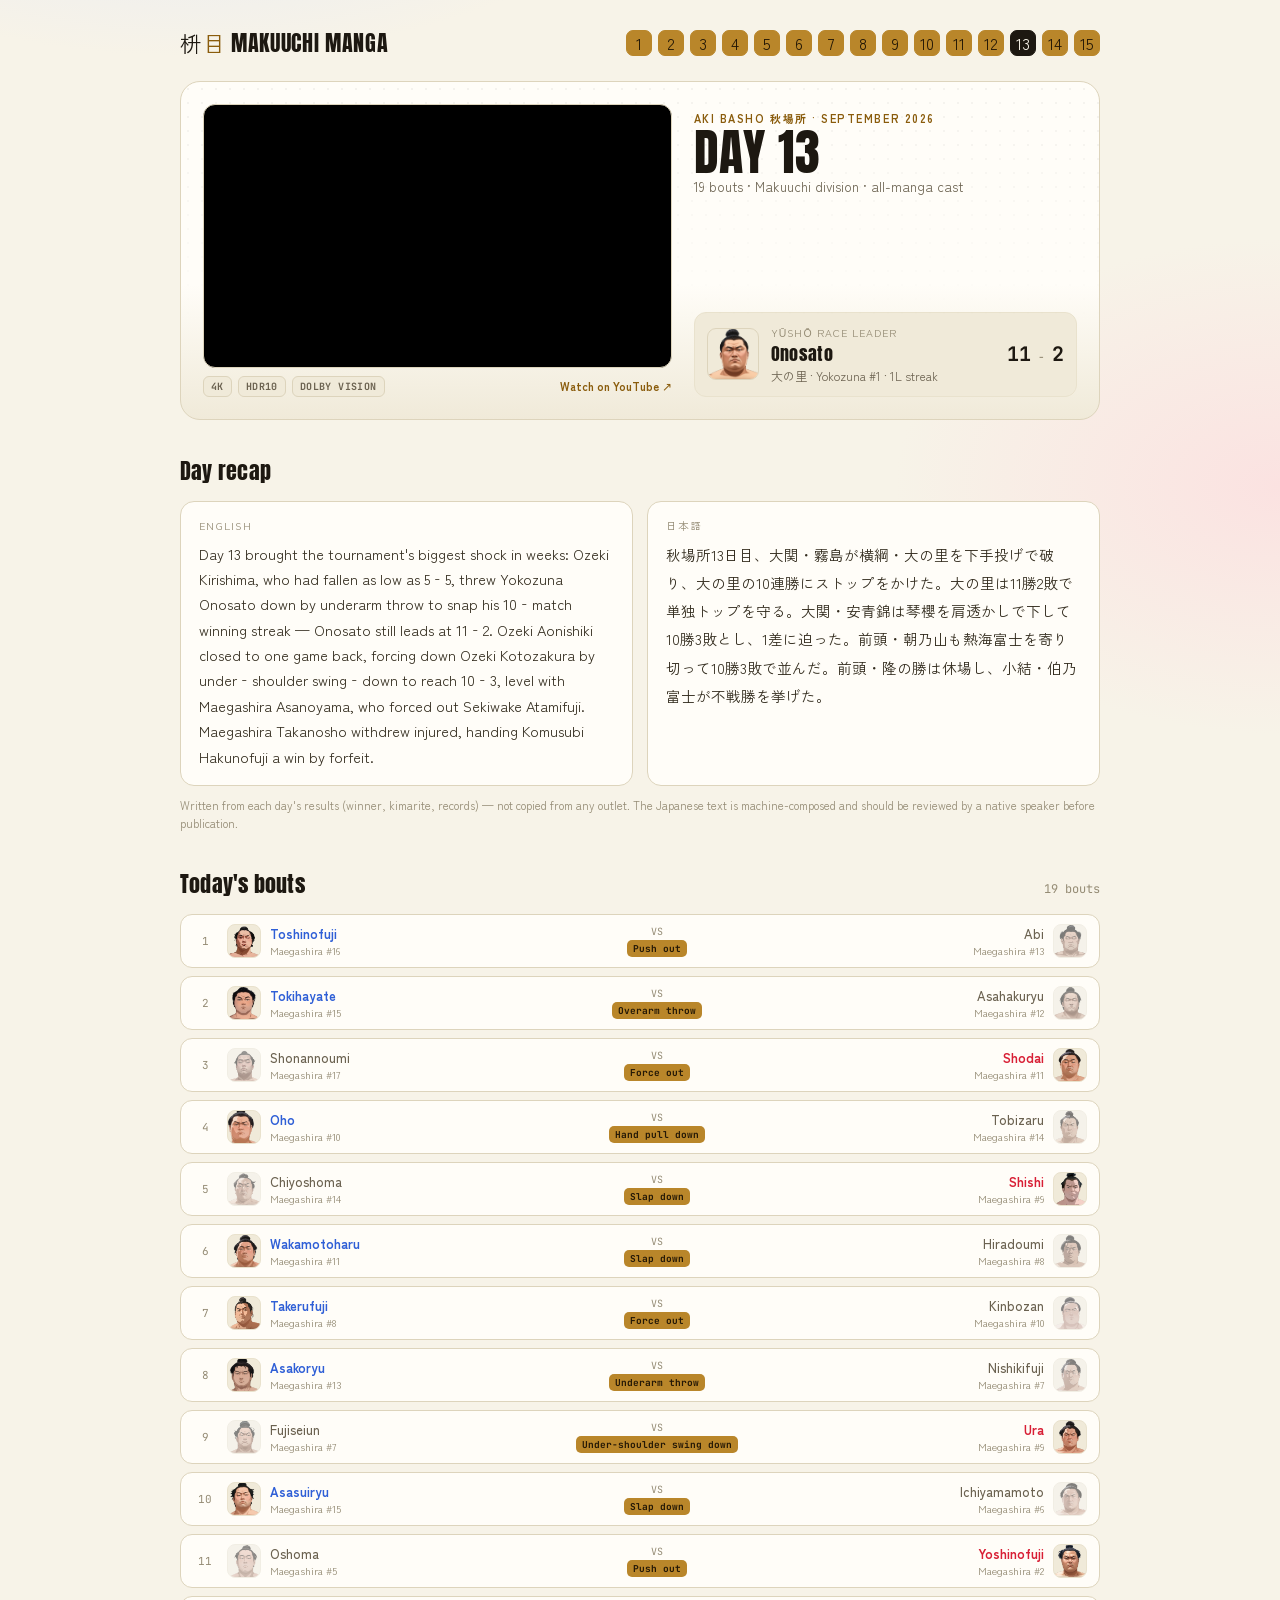
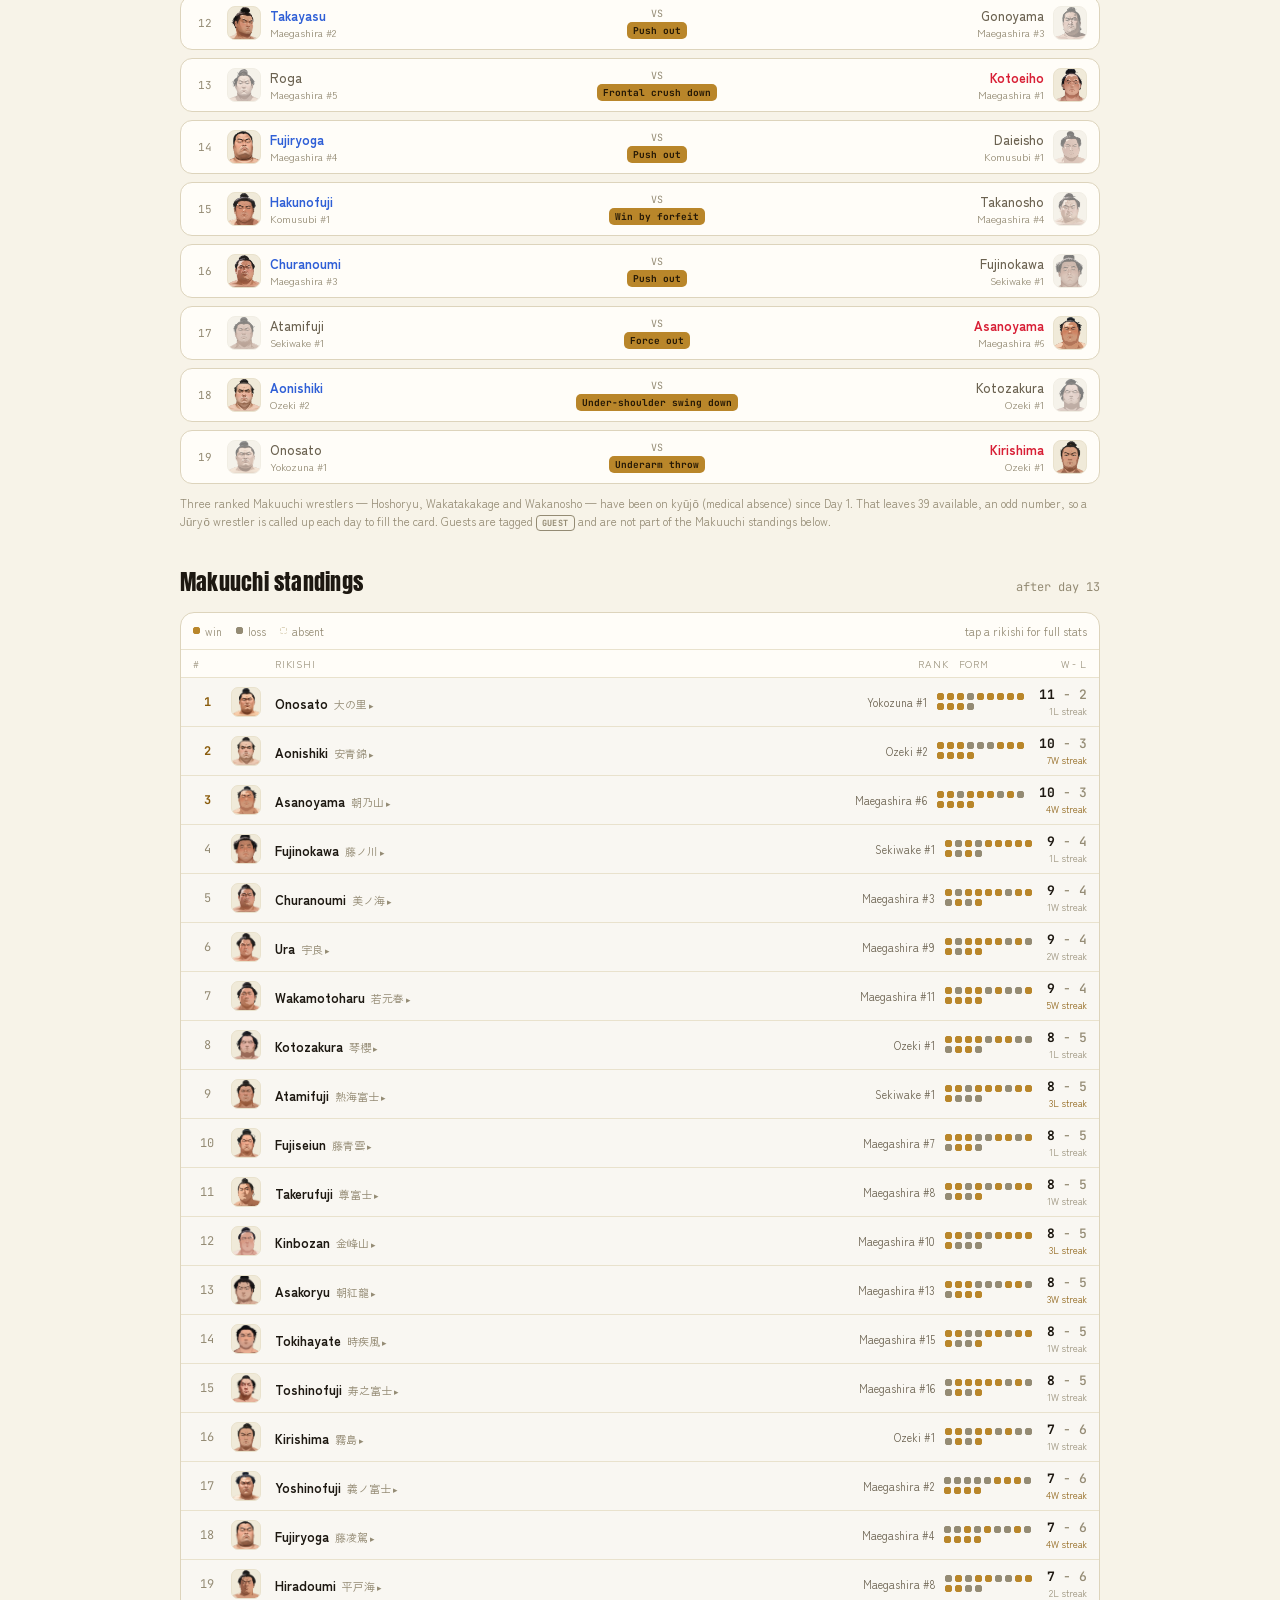
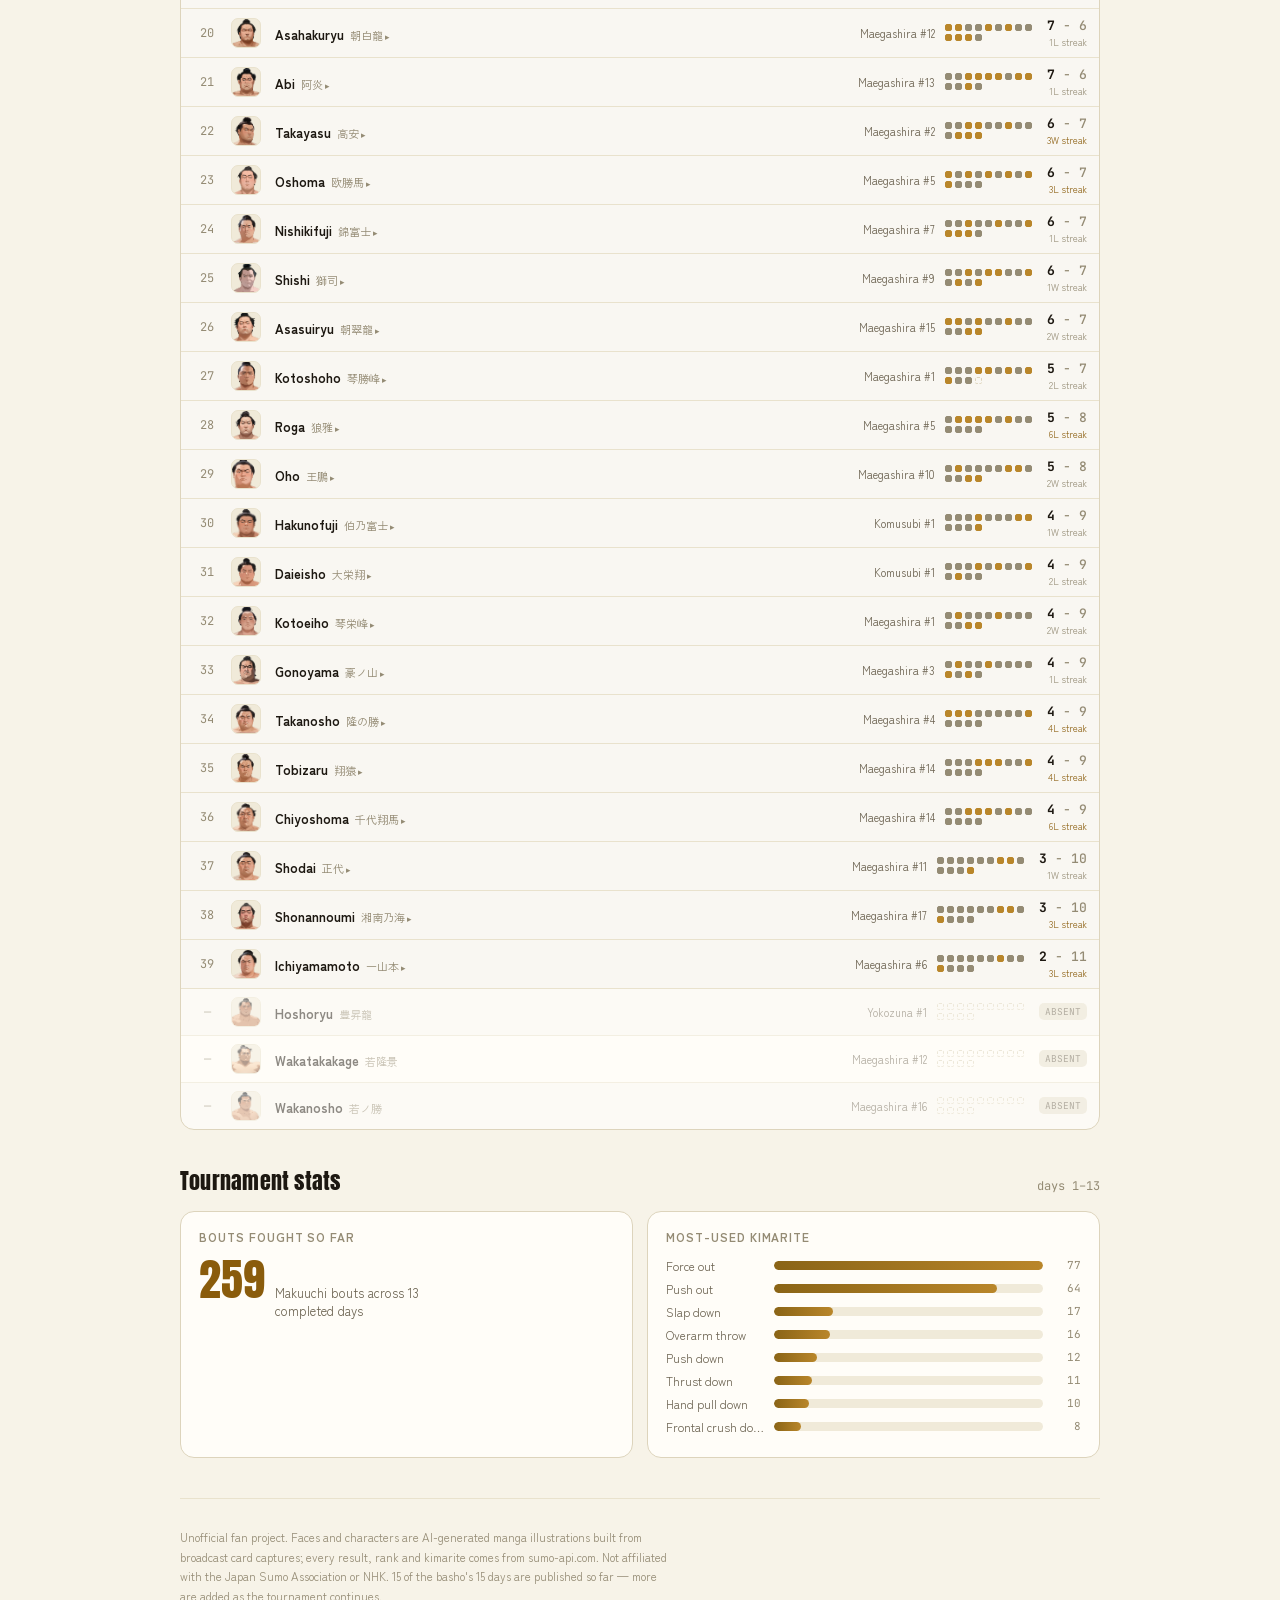
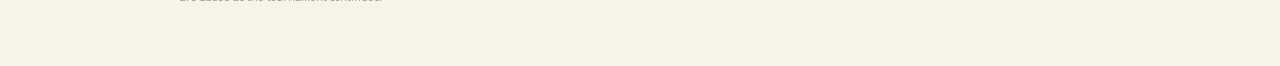
<file: day/13/index.html>
<!doctype html>
<html lang="en">
<head>
<meta charset="utf-8">
<meta name="viewport" content="width=device-width, initial-scale=1">
<title>Day 13 Results — Aki Basho 2026 in Manga Style | Makuuchi Manga</title>
<meta name="description" content="Day 13 brought the tournament&#x27;s biggest shock in weeks: Ozeki Kirishima, who had fallen as low as 5‑5, threw Yokozuna Onosato down by underarm throw to snap ...">
<link rel="canonical" href="https://masume.art/day/13/">
<meta property="og:type" content="video.other">
<meta property="og:title" content="Day 13 Results — Aki Basho 2026 in Manga Style | Makuuchi Manga">
<meta property="og:description" content="Day 13 brought the tournament&#x27;s biggest shock in weeks: Ozeki Kirishima, who had fallen as low as 5‑5, threw Yokozuna Onosato down by underarm throw to snap ...">
<meta property="og:url" content="https://masume.art/day/13/">
<meta property="og:image" content="https://i.ytimg.com/vi/Mpog2NQYYuE/hqdefault.jpg">
<meta property="og:site_name" content="Makuuchi Manga">
<meta name="twitter:card" content="summary_large_image">
<meta name="twitter:title" content="Day 13 Results — Aki Basho 2026 in Manga Style | Makuuchi Manga">
<meta name="twitter:description" content="Day 13 brought the tournament&#x27;s biggest shock in weeks: Ozeki Kirishima, who had fallen as low as 5‑5, threw Yokozuna Onosato down by underarm throw to snap ...">
<meta name="twitter:image" content="https://i.ytimg.com/vi/Mpog2NQYYuE/hqdefault.jpg">
<link rel="preconnect" href="https://fonts.googleapis.com">
<link rel="preconnect" href="https://fonts.gstatic.com" crossorigin>
<link href="https://fonts.googleapis.com/css2?family=Anton&family=Zen+Kaku+Gothic+New:wght@400;500;700;900&family=JetBrains+Mono:wght@500;700&display=swap" rel="stylesheet">
<link rel="stylesheet" href="/styles.css">
<script type="application/ld+json">{"@context": "https://schema.org", "@type": "WebPage", "name": "Day 13 Results — Aki Basho 2026 in Manga Style | Makuuchi Manga", "description": "Day 13 brought the tournament's biggest shock in weeks: Ozeki Kirishima, who had fallen as low as 5‑5, threw Yokozuna Onosato down by underarm throw to snap ...", "url": "https://masume.art/day/13/", "inLanguage": ["en", "ja"], "isPartOf": {"@type": "WebSite", "name": "Makuuchi Manga", "url": "https://masume.art"}, "video": {"@type": "VideoObject", "name": "Sumo September 2026 (Aki Basho) Day 13 Results | Makuuchi Standings in Manga Style [4K HDR]", "description": "Day 13 brought the tournament's biggest shock in weeks: Ozeki Kirishima, who had fallen as low as 5‑5, threw Yokozuna Onosato down by underarm throw to snap ...", "thumbnailUrl": "https://i.ytimg.com/vi/Mpog2NQYYuE/hqdefault.jpg", "embedUrl": "https://www.youtube-nocookie.com/embed/Mpog2NQYYuE"}}</script>
</head>
<body>
<div class="wrap">

  <div class="topbar">
    <div class="brand">
      <span class="mark">枡<span style="color:var(--gold-text)">目</span> MAKUUCHI MANGA</span>
    </div>
    <nav class="daynav" aria-label="Tournament days"><a class="chip done" href="/day/1/">1</a><a class="chip done" href="/day/2/">2</a><a class="chip done" href="/day/3/">3</a><a class="chip done" href="/day/4/">4</a><a class="chip done" href="/day/5/">5</a><a class="chip done" href="/day/6/">6</a><a class="chip done" href="/day/7/">7</a><a class="chip done" href="/day/8/">8</a><a class="chip done" href="/day/9/">9</a><a class="chip done" href="/day/10/">10</a><a class="chip done" href="/day/11/">11</a><a class="chip done" href="/day/12/">12</a><a class="chip current" href="/day/13/">13</a><a class="chip done" href="/day/14/">14</a><a class="chip done" href="/">15</a></nav>
  </div>

  <div class="hero">
    <div class="hero-video">
      <div class="yt-wrap">
        <iframe src="https://www.youtube-nocookie.com/embed/Mpog2NQYYuE"
          title="Day 13 — Aki Basho, Makuuchi standings in manga style" loading="lazy"
          allow="accelerometer; clipboard-write; encrypted-media; gyroscope; picture-in-picture; web-share"
          allowfullscreen referrerpolicy="strict-origin-when-cross-origin"></iframe>
      </div>
      <div class="yt-meta">
        <span class="badge">4K</span>
        <span class="badge">HDR10</span>
        <span class="badge">DOLBY VISION</span>
        <a class="yt-external" href="https://youtu.be/Mpog2NQYYuE" target="_blank" rel="noopener">Watch on YouTube ↗</a>
      </div>
    </div>

    <div class="hero-info">
      <div>
        <span class="eyebrow">Aki Basho 秋場所 · September 2026</span>
        <h1>DAY 13</h1>
        <div class="date">19 bouts · Makuuchi division · all-manga cast</div>
      </div>
      <div class="leader-card">
        <img src="/portraits/8850.png" alt="Onosato" width="52" height="52">
        <div>
          <div class="l1">Yūshō race leader</div>
          <div class="l2">Onosato</div>
          <div class="l3">大の里 · Yokozuna #1 · 1L streak</div>
        </div>
        <div class="rec">11<small>&nbsp;-&nbsp;</small>2</div>
      </div>
    </div>
  </div>

  <section>
    <div class="section-head"><h2>Day recap</h2></div>
    <div class="recap">
      <div class="recap-panel en">
        <span class="lang">English</span>
        <p>Day 13 brought the tournament's biggest shock in weeks: Ozeki Kirishima, who had fallen as low as 5‑5, threw Yokozuna Onosato down by underarm throw to snap his 10‑match winning streak — Onosato still leads at 11‑2. Ozeki Aonishiki closed to one game back, forcing down Ozeki Kotozakura by under‑shoulder swing‑down to reach 10‑3, level with Maegashira Asanoyama, who forced out Sekiwake Atamifuji. Maegashira Takanosho withdrew injured, handing Komusubi Hakunofuji a win by forfeit.</p>
      </div>
      <div class="recap-panel jp">
        <span class="lang">日本語</span>
        <p>秋場所13日目、大関・霧島が横綱・大の里を下手投げで破り、大の里の10連勝にストップをかけた。大の里は11勝2敗で単独トップを守る。大関・安青錦は琴櫻を肩透かしで下して10勝3敗とし、1差に迫った。前頭・朝乃山も熱海富士を寄り切って10勝3敗で並んだ。前頭・隆の勝は休場し、小結・伯乃富士が不戦勝を挙げた。</p>
      </div>
    </div>
    <p class="recap-note">Written from each day's results (winner, kimarite, records) — not copied from any outlet. The Japanese text is machine-composed and should be reviewed by a native speaker before publication.</p>
  </section>

  <section>
    <div class="section-head"><h2>Today's bouts</h2><span class="count">19 bouts</span></div>
    <div class="bouts">
  <div class="bout">
    <div class="n">1</div>
    <div class="side east ">
      <img src="/portraits/8866.png" alt="Toshinofuji" width="34" height="34" loading="lazy">
      <div class="nm"><div class="name">Toshinofuji</div><div class="rank">Maegashira #16</div></div>
    </div>
    <div class="vs">VS<span class="kim">Push out</span></div>
    <div class="side b west loser">
      <img src="/portraits/22.png" alt="Abi" width="34" height="34" loading="lazy">
      <div class="nm"><div class="name">Abi</div><div class="rank">Maegashira #13</div></div>
    </div>
  </div>
  <div class="bout">
    <div class="n">2</div>
    <div class="side east ">
      <img src="/portraits/83.png" alt="Tokihayate" width="34" height="34" loading="lazy">
      <div class="nm"><div class="name">Tokihayate</div><div class="rank">Maegashira #15</div></div>
    </div>
    <div class="vs">VS<span class="kim">Overarm throw</span></div>
    <div class="side b west loser">
      <img src="/portraits/607.png" alt="Asahakuryu" width="34" height="34" loading="lazy">
      <div class="nm"><div class="name">Asahakuryu</div><div class="rank">Maegashira #12</div></div>
    </div>
  </div>
  <div class="bout">
    <div class="n">3</div>
    <div class="side east loser">
      <img src="/portraits/49.png" alt="Shonannoumi" width="34" height="34" loading="lazy">
      <div class="nm"><div class="name">Shonannoumi</div><div class="rank">Maegashira #17</div></div>
    </div>
    <div class="vs">VS<span class="kim">Force out</span></div>
    <div class="side b west ">
      <img src="/portraits/33.png" alt="Shodai" width="34" height="34" loading="lazy">
      <div class="nm"><div class="name">Shodai</div><div class="rank">Maegashira #11</div></div>
    </div>
  </div>
  <div class="bout">
    <div class="n">4</div>
    <div class="side east ">
      <img src="/portraits/41.png" alt="Oho" width="34" height="34" loading="lazy">
      <div class="nm"><div class="name">Oho</div><div class="rank">Maegashira #10</div></div>
    </div>
    <div class="vs">VS<span class="kim">Hand pull down</span></div>
    <div class="side b west loser">
      <img src="/portraits/21.png" alt="Tobizaru" width="34" height="34" loading="lazy">
      <div class="nm"><div class="name">Tobizaru</div><div class="rank">Maegashira #14</div></div>
    </div>
  </div>
  <div class="bout">
    <div class="n">5</div>
    <div class="side east loser">
      <img src="/portraits/39.png" alt="Chiyoshoma" width="34" height="34" loading="lazy">
      <div class="nm"><div class="name">Chiyoshoma</div><div class="rank">Maegashira #14</div></div>
    </div>
    <div class="vs">VS<span class="kim">Slap down</span></div>
    <div class="side b west ">
      <img src="/portraits/86.png" alt="Shishi" width="34" height="34" loading="lazy">
      <div class="nm"><div class="name">Shishi</div><div class="rank">Maegashira #9</div></div>
    </div>
  </div>
  <div class="bout">
    <div class="n">6</div>
    <div class="side east ">
      <img src="/portraits/13.png" alt="Wakamotoharu" width="34" height="34" loading="lazy">
      <div class="nm"><div class="name">Wakamotoharu</div><div class="rank">Maegashira #11</div></div>
    </div>
    <div class="vs">VS<span class="kim">Slap down</span></div>
    <div class="side b west loser">
      <img src="/portraits/24.png" alt="Hiradoumi" width="34" height="34" loading="lazy">
      <div class="nm"><div class="name">Hiradoumi</div><div class="rank">Maegashira #8</div></div>
    </div>
  </div>
  <div class="bout">
    <div class="n">7</div>
    <div class="side east ">
      <img src="/portraits/5.png" alt="Takerufuji" width="34" height="34" loading="lazy">
      <div class="nm"><div class="name">Takerufuji</div><div class="rank">Maegashira #8</div></div>
    </div>
    <div class="vs">VS<span class="kim">Force out</span></div>
    <div class="side b west loser">
      <img src="/portraits/50.png" alt="Kinbozan" width="34" height="34" loading="lazy">
      <div class="nm"><div class="name">Kinbozan</div><div class="rank">Maegashira #10</div></div>
    </div>
  </div>
  <div class="bout">
    <div class="n">8</div>
    <div class="side east ">
      <img src="/portraits/164.png" alt="Asakoryu" width="34" height="34" loading="lazy">
      <div class="nm"><div class="name">Asakoryu</div><div class="rank">Maegashira #13</div></div>
    </div>
    <div class="vs">VS<span class="kim">Underarm throw</span></div>
    <div class="side b west loser">
      <img src="/portraits/40.png" alt="Nishikifuji" width="34" height="34" loading="lazy">
      <div class="nm"><div class="name">Nishikifuji</div><div class="rank">Maegashira #7</div></div>
    </div>
  </div>
  <div class="bout">
    <div class="n">9</div>
    <div class="side east loser">
      <img src="/portraits/82.png" alt="Fujiseiun" width="34" height="34" loading="lazy">
      <div class="nm"><div class="name">Fujiseiun</div><div class="rank">Maegashira #7</div></div>
    </div>
    <div class="vs">VS<span class="kim">Under-shoulder swing down</span></div>
    <div class="side b west ">
      <img src="/portraits/28.png" alt="Ura" width="34" height="34" loading="lazy">
      <div class="nm"><div class="name">Ura</div><div class="rank">Maegashira #9</div></div>
    </div>
  </div>
  <div class="bout">
    <div class="n">10</div>
    <div class="side east ">
      <img src="/portraits/8859.png" alt="Asasuiryu" width="34" height="34" loading="lazy">
      <div class="nm"><div class="name">Asasuiryu</div><div class="rank">Maegashira #15</div></div>
    </div>
    <div class="vs">VS<span class="kim">Slap down</span></div>
    <div class="side b west loser">
      <img src="/portraits/11.png" alt="Ichiyamamoto" width="34" height="34" loading="lazy">
      <div class="nm"><div class="name">Ichiyamamoto</div><div class="rank">Maegashira #6</div></div>
    </div>
  </div>
  <div class="bout">
    <div class="n">11</div>
    <div class="side east loser">
      <img src="/portraits/61.png" alt="Oshoma" width="34" height="34" loading="lazy">
      <div class="nm"><div class="name">Oshoma</div><div class="rank">Maegashira #5</div></div>
    </div>
    <div class="vs">VS<span class="kim">Push out</span></div>
    <div class="side b west ">
      <img src="/portraits/8857.png" alt="Yoshinofuji" width="34" height="34" loading="lazy">
      <div class="nm"><div class="name">Yoshinofuji</div><div class="rank">Maegashira #2</div></div>
    </div>
  </div>
  <div class="bout">
    <div class="n">12</div>
    <div class="side east ">
      <img src="/portraits/44.png" alt="Takayasu" width="34" height="34" loading="lazy">
      <div class="nm"><div class="name">Takayasu</div><div class="rank">Maegashira #2</div></div>
    </div>
    <div class="vs">VS<span class="kim">Push out</span></div>
    <div class="side b west loser">
      <img src="/portraits/56.png" alt="Gonoyama" width="34" height="34" loading="lazy">
      <div class="nm"><div class="name">Gonoyama</div><div class="rank">Maegashira #3</div></div>
    </div>
  </div>
  <div class="bout">
    <div class="n">13</div>
    <div class="side east loser">
      <img src="/portraits/55.png" alt="Roga" width="34" height="34" loading="lazy">
      <div class="nm"><div class="name">Roga</div><div class="rank">Maegashira #5</div></div>
    </div>
    <div class="vs">VS<span class="kim">Frontal crush down</span></div>
    <div class="side b west ">
      <img src="/portraits/112.png" alt="Kotoeiho" width="34" height="34" loading="lazy">
      <div class="nm"><div class="name">Kotoeiho</div><div class="rank">Maegashira #1</div></div>
    </div>
  </div>
  <div class="bout">
    <div class="n">14</div>
    <div class="side east ">
      <img src="/portraits/9051.png" alt="Fujiryoga" width="34" height="34" loading="lazy">
      <div class="nm"><div class="name">Fujiryoga</div><div class="rank">Maegashira #4</div></div>
    </div>
    <div class="vs">VS<span class="kim">Push out</span></div>
    <div class="side b west loser">
      <img src="/portraits/9.png" alt="Daieisho" width="34" height="34" loading="lazy">
      <div class="nm"><div class="name">Daieisho</div><div class="rank">Komusubi #1</div></div>
    </div>
  </div>
  <div class="bout">
    <div class="n">15</div>
    <div class="side east ">
      <img src="/portraits/3.png" alt="Hakunofuji" width="34" height="34" loading="lazy">
      <div class="nm"><div class="name">Hakunofuji</div><div class="rank">Komusubi #1</div></div>
    </div>
    <div class="vs">VS<span class="kim">Win by forfeit</span></div>
    <div class="side b west loser">
      <img src="/portraits/37.png" alt="Takanosho" width="34" height="34" loading="lazy">
      <div class="nm"><div class="name">Takanosho</div><div class="rank">Maegashira #4</div></div>
    </div>
  </div>
  <div class="bout">
    <div class="n">16</div>
    <div class="side east ">
      <img src="/portraits/71.png" alt="Churanoumi" width="34" height="34" loading="lazy">
      <div class="nm"><div class="name">Churanoumi</div><div class="rank">Maegashira #3</div></div>
    </div>
    <div class="vs">VS<span class="kim">Push out</span></div>
    <div class="side b west loser">
      <img src="/portraits/615.png" alt="Fujinokawa" width="34" height="34" loading="lazy">
      <div class="nm"><div class="name">Fujinokawa</div><div class="rank">Sekiwake #1</div></div>
    </div>
  </div>
  <div class="bout">
    <div class="n">17</div>
    <div class="side east loser">
      <img src="/portraits/74.png" alt="Atamifuji" width="34" height="34" loading="lazy">
      <div class="nm"><div class="name">Atamifuji</div><div class="rank">Sekiwake #1</div></div>
    </div>
    <div class="vs">VS<span class="kim">Force out</span></div>
    <div class="side b west ">
      <img src="/portraits/2.png" alt="Asanoyama" width="34" height="34" loading="lazy">
      <div class="nm"><div class="name">Asanoyama</div><div class="rank">Maegashira #6</div></div>
    </div>
  </div>
  <div class="bout">
    <div class="n">18</div>
    <div class="side east ">
      <img src="/portraits/8854.png" alt="Aonishiki" width="34" height="34" loading="lazy">
      <div class="nm"><div class="name">Aonishiki</div><div class="rank">Ozeki #2</div></div>
    </div>
    <div class="vs">VS<span class="kim">Under-shoulder swing down</span></div>
    <div class="side b west loser">
      <img src="/portraits/20.png" alt="Kotozakura" width="34" height="34" loading="lazy">
      <div class="nm"><div class="name">Kotozakura</div><div class="rank">Ozeki #1</div></div>
    </div>
  </div>
  <div class="bout">
    <div class="n">19</div>
    <div class="side east loser">
      <img src="/portraits/8850.png" alt="Onosato" width="34" height="34" loading="lazy">
      <div class="nm"><div class="name">Onosato</div><div class="rank">Yokozuna #1</div></div>
    </div>
    <div class="vs">VS<span class="kim">Underarm throw</span></div>
    <div class="side b west ">
      <img src="/portraits/7.png" alt="Kirishima" width="34" height="34" loading="lazy">
      <div class="nm"><div class="name">Kirishima</div><div class="rank">Ozeki #1</div></div>
    </div>
  </div>
    </div>
    <p class="note">Three ranked Makuuchi wrestlers — Hoshoryu, Wakatakakage and Wakanosho — have been on kyūjō (medical absence) since Day 1. That leaves 39 available, an odd number, so a Jūryō wrestler is called up each day to fill the card. Guests are tagged <span class="guest-badge" style="margin-left:0">GUEST</span> and are not part of the Makuuchi standings below.</p>
  </section>

  <section>
    <div class="section-head"><h2>Makuuchi standings</h2><span class="count">after day 13</span></div>
    <div class="standings">
      <div class="standings-legend">
        <span class="lg"><span class="dot" style="background:var(--gold);border:1px solid var(--gold)"></span>win</span>
        <span class="lg"><span class="dot" style="background:var(--ink-faint);border:1px solid var(--ink-faint)"></span>loss</span>
        <span class="lg"><span class="dot" style="border:1px dashed var(--line)"></span>absent</span>
        <span style="margin-left:auto">tap a rikishi for full stats</span>
      </div>
      <div class="shead"><span>#</span><span>·</span><span>Rikishi</span><span class="srank-h">Rank</span><span>Form</span><span style="text-align:right">W&#8209;L</span></div>
  <div class="srow top" data-detail="d13-8850">
    <div class="spos">1</div>
    <img src="/portraits/8850.png" alt="Onosato" width="30" height="30" loading="lazy">
    <div class="sname"><span class="name">Onosato</span><span class="jp">大の里</span><span class="chev">▸</span></div>
    <div class="srank">Yokozuna #1</div>
    <div class="formdots"><span class="w" title="Day 1: won"></span><span class="w" title="Day 2: won"></span><span class="w" title="Day 3: won"></span><span class="l" title="Day 4: lost"></span><span class="w" title="Day 5: won"></span><span class="w" title="Day 6: won"></span><span class="w" title="Day 7: won"></span><span class="w" title="Day 8: won"></span><span class="w" title="Day 9: won"></span><span class="w" title="Day 10: won"></span><span class="w" title="Day 11: won"></span><span class="w" title="Day 12: won"></span><span class="l" title="Day 13: lost"></span></div>
    <div class="srec-wrap"><div class="srec">11<span class="l"> - 2</span></div><span class="sstreak">1L streak</span></div>
  </div>
  <div class="sdetail" id="d13-8850" hidden>
    <div class="sdetail-grid">
      <div>
        <h4>Fighting style this basho (wins by technique family)</h4>
        <div class="style-bar"><i class="oshi" style="width:27.3%" title="Push / thrust (oshi-zumo): 3"></i><i class="yotsu" style="width:36.4%" title="Grappling / belt (yotsu-zumo): 4"></i><i class="other" style="width:36.4%" title="Other (trips, twists, hand techniques): 4"></i></div><div class="style-legend"><span><b class="oshi"></b>Push / thrust · 3</span><span><b class="yotsu"></b>Grappling / belt · 4</span><span><b class="other"></b>Other · 4</span></div>
        <p class="bw-line"><b>Onosato</b>'s best win this basho: beat <b>Fujinokawa</b> (Sekiwake #1) on Day 11.</p>
      </div>
      <div>
        <h4>Physical profile vs. the Makuuchi field</h4>
        <div class="range">
    <div class="rlabel"><span>Height</span><b>190cm</b></div>
    <div class="range-track"><span class="avgtick" style="left:51.4%" title="Makuuchi average: 184.3cm"></span>
      <span class="me" style="left:77.3%"></span></div>
    <div class="rends"><span>173cm</span><span>field avg 184.3cm</span><span>195cm</span></div>
  </div>
        <div class="range">
    <div class="rlabel"><span>Weight</span><b>188kg</b></div>
    <div class="range-track"><span class="avgtick" style="left:48.5%" title="Makuuchi average: 157.8kg"></span>
      <span class="me" style="left:87.2%"></span></div>
    <div class="rends"><span>120kg</span><span>field avg 157.8kg</span><span>198kg</span></div>
  </div>
        <div class="range">
    <div class="rlabel"><span>Age</span><b>26 yo</b></div>
    <div class="range-track"><span class="avgtick" style="left:49.3%" title="Makuuchi average: 28.4 yo"></span>
      <span class="me" style="left:33.3%"></span></div>
    <div class="rends"><span>21 yo</span><span>field avg 28.4 yo</span><span>36 yo</span></div>
  </div>
      </div>
    </div>
  </div>
  <div class="srow top" data-detail="d13-8854">
    <div class="spos">2</div>
    <img src="/portraits/8854.png" alt="Aonishiki" width="30" height="30" loading="lazy">
    <div class="sname"><span class="name">Aonishiki</span><span class="jp">安青錦</span><span class="chev">▸</span></div>
    <div class="srank">Ozeki #2</div>
    <div class="formdots"><span class="w" title="Day 1: won"></span><span class="w" title="Day 2: won"></span><span class="w" title="Day 3: won"></span><span class="l" title="Day 4: lost"></span><span class="l" title="Day 5: lost"></span><span class="l" title="Day 6: lost"></span><span class="w" title="Day 7: won"></span><span class="w" title="Day 8: won"></span><span class="w" title="Day 9: won"></span><span class="w" title="Day 10: won"></span><span class="w" title="Day 11: won"></span><span class="w" title="Day 12: won"></span><span class="w" title="Day 13: won"></span></div>
    <div class="srec-wrap"><div class="srec">10<span class="l"> - 3</span></div><span class="sstreak hot">7W streak</span></div>
  </div>
  <div class="sdetail" id="d13-8854" hidden>
    <div class="sdetail-grid">
      <div>
        <h4>Fighting style this basho (wins by technique family)</h4>
        <div class="style-bar"><i class="oshi" style="width:10.0%" title="Push / thrust (oshi-zumo): 1"></i><i class="yotsu" style="width:80.0%" title="Grappling / belt (yotsu-zumo): 8"></i><i class="other" style="width:10.0%" title="Other (trips, twists, hand techniques): 1"></i></div><div class="style-legend"><span><b class="oshi"></b>Push / thrust · 1</span><span><b class="yotsu"></b>Grappling / belt · 8</span><span><b class="other"></b>Other · 1</span></div>
        <p class="bw-line"><b>Aonishiki</b>'s best win this basho: beat <b>Kotozakura</b> (Ozeki #1) on Day 13.</p>
      </div>
      <div>
        <h4>Physical profile vs. the Makuuchi field</h4>
        <div class="range">
    <div class="rlabel"><span>Height</span><b>182cm</b></div>
    <div class="range-track"><span class="avgtick" style="left:51.4%" title="Makuuchi average: 184.3cm"></span>
      <span class="me" style="left:40.9%"></span></div>
    <div class="rends"><span>173cm</span><span>field avg 184.3cm</span><span>195cm</span></div>
  </div>
        <div class="range">
    <div class="rlabel"><span>Weight</span><b>142kg</b></div>
    <div class="range-track"><span class="avgtick" style="left:48.5%" title="Makuuchi average: 157.8kg"></span>
      <span class="me" style="left:28.2%"></span></div>
    <div class="rends"><span>120kg</span><span>field avg 157.8kg</span><span>198kg</span></div>
  </div>
        <div class="range">
    <div class="rlabel"><span>Age</span><b>22 yo</b></div>
    <div class="range-track"><span class="avgtick" style="left:49.3%" title="Makuuchi average: 28.4 yo"></span>
      <span class="me" style="left:6.7%"></span></div>
    <div class="rends"><span>21 yo</span><span>field avg 28.4 yo</span><span>36 yo</span></div>
  </div>
      </div>
    </div>
  </div>
  <div class="srow top" data-detail="d13-2">
    <div class="spos">3</div>
    <img src="/portraits/2.png" alt="Asanoyama" width="30" height="30" loading="lazy">
    <div class="sname"><span class="name">Asanoyama</span><span class="jp">朝乃山</span><span class="chev">▸</span></div>
    <div class="srank">Maegashira #6</div>
    <div class="formdots"><span class="w" title="Day 1: won"></span><span class="w" title="Day 2: won"></span><span class="l" title="Day 3: lost"></span><span class="w" title="Day 4: won"></span><span class="w" title="Day 5: won"></span><span class="w" title="Day 6: won"></span><span class="l" title="Day 7: lost"></span><span class="w" title="Day 8: won"></span><span class="l" title="Day 9: lost"></span><span class="w" title="Day 10: won"></span><span class="w" title="Day 11: won"></span><span class="w" title="Day 12: won"></span><span class="w" title="Day 13: won"></span></div>
    <div class="srec-wrap"><div class="srec">10<span class="l"> - 3</span></div><span class="sstreak hot">4W streak</span></div>
  </div>
  <div class="sdetail" id="d13-2" hidden>
    <div class="sdetail-grid">
      <div>
        <h4>Fighting style this basho (wins by technique family)</h4>
        <div class="style-bar"><i class="oshi" style="width:30.0%" title="Push / thrust (oshi-zumo): 3"></i><i class="yotsu" style="width:70.0%" title="Grappling / belt (yotsu-zumo): 7"></i></div><div class="style-legend"><span><b class="oshi"></b>Push / thrust · 3</span><span><b class="yotsu"></b>Grappling / belt · 7</span></div>
        <p class="bw-line"><b>Asanoyama</b>'s best win this basho: beat <b>Atamifuji</b> (Sekiwake #1) on Day 13.</p>
      </div>
      <div>
        <h4>Physical profile vs. the Makuuchi field</h4>
        <div class="range">
    <div class="rlabel"><span>Height</span><b>188cm</b></div>
    <div class="range-track"><span class="avgtick" style="left:51.4%" title="Makuuchi average: 184.3cm"></span>
      <span class="me" style="left:68.2%"></span></div>
    <div class="rends"><span>173cm</span><span>field avg 184.3cm</span><span>195cm</span></div>
  </div>
        <div class="range">
    <div class="rlabel"><span>Weight</span><b>172kg</b></div>
    <div class="range-track"><span class="avgtick" style="left:48.5%" title="Makuuchi average: 157.8kg"></span>
      <span class="me" style="left:66.7%"></span></div>
    <div class="rends"><span>120kg</span><span>field avg 157.8kg</span><span>198kg</span></div>
  </div>
        <div class="range">
    <div class="rlabel"><span>Age</span><b>32 yo</b></div>
    <div class="range-track"><span class="avgtick" style="left:49.3%" title="Makuuchi average: 28.4 yo"></span>
      <span class="me" style="left:73.3%"></span></div>
    <div class="rends"><span>21 yo</span><span>field avg 28.4 yo</span><span>36 yo</span></div>
  </div>
      </div>
    </div>
  </div>
  <div class="srow" data-detail="d13-615">
    <div class="spos">4</div>
    <img src="/portraits/615.png" alt="Fujinokawa" width="30" height="30" loading="lazy">
    <div class="sname"><span class="name">Fujinokawa</span><span class="jp">藤ノ川</span><span class="chev">▸</span></div>
    <div class="srank">Sekiwake #1</div>
    <div class="formdots"><span class="w" title="Day 1: won"></span><span class="l" title="Day 2: lost"></span><span class="w" title="Day 3: won"></span><span class="l" title="Day 4: lost"></span><span class="w" title="Day 5: won"></span><span class="w" title="Day 6: won"></span><span class="w" title="Day 7: won"></span><span class="w" title="Day 8: won"></span><span class="w" title="Day 9: won"></span><span class="w" title="Day 10: won"></span><span class="l" title="Day 11: lost"></span><span class="w" title="Day 12: won"></span><span class="l" title="Day 13: lost"></span></div>
    <div class="srec-wrap"><div class="srec">9<span class="l"> - 4</span></div><span class="sstreak">1L streak</span></div>
  </div>
  <div class="sdetail" id="d13-615" hidden>
    <div class="sdetail-grid">
      <div>
        <h4>Fighting style this basho (wins by technique family)</h4>
        <div class="style-bar"><i class="oshi" style="width:66.7%" title="Push / thrust (oshi-zumo): 6"></i><i class="yotsu" style="width:33.3%" title="Grappling / belt (yotsu-zumo): 3"></i></div><div class="style-legend"><span><b class="oshi"></b>Push / thrust · 6</span><span><b class="yotsu"></b>Grappling / belt · 3</span></div>
        <p class="bw-line"><b>Fujinokawa</b>'s best win this basho: beat <b>Kotozakura</b> (Ozeki #1) on Day 9.</p>
      </div>
      <div>
        <h4>Physical profile vs. the Makuuchi field</h4>
        <div class="range">
    <div class="rlabel"><span>Height</span><b>177cm</b></div>
    <div class="range-track"><span class="avgtick" style="left:51.4%" title="Makuuchi average: 184.3cm"></span>
      <span class="me" style="left:18.2%"></span></div>
    <div class="rends"><span>173cm</span><span>field avg 184.3cm</span><span>195cm</span></div>
  </div>
        <div class="range">
    <div class="rlabel"><span>Weight</span><b>125kg</b></div>
    <div class="range-track"><span class="avgtick" style="left:48.5%" title="Makuuchi average: 157.8kg"></span>
      <span class="me" style="left:6.4%"></span></div>
    <div class="rends"><span>120kg</span><span>field avg 157.8kg</span><span>198kg</span></div>
  </div>
        <div class="range">
    <div class="rlabel"><span>Age</span><b>21 yo</b></div>
    <div class="range-track"><span class="avgtick" style="left:49.3%" title="Makuuchi average: 28.4 yo"></span>
      <span class="me" style="left:2.0%"></span></div>
    <div class="rends"><span>21 yo</span><span>field avg 28.4 yo</span><span>36 yo</span></div>
  </div>
      </div>
    </div>
  </div>
  <div class="srow" data-detail="d13-71">
    <div class="spos">5</div>
    <img src="/portraits/71.png" alt="Churanoumi" width="30" height="30" loading="lazy">
    <div class="sname"><span class="name">Churanoumi</span><span class="jp">美ノ海</span><span class="chev">▸</span></div>
    <div class="srank">Maegashira #3</div>
    <div class="formdots"><span class="w" title="Day 1: won"></span><span class="l" title="Day 2: lost"></span><span class="w" title="Day 3: won"></span><span class="w" title="Day 4: won"></span><span class="w" title="Day 5: won"></span><span class="w" title="Day 6: won"></span><span class="l" title="Day 7: lost"></span><span class="w" title="Day 8: won"></span><span class="w" title="Day 9: won"></span><span class="l" title="Day 10: lost"></span><span class="w" title="Day 11: won"></span><span class="l" title="Day 12: lost"></span><span class="w" title="Day 13: won"></span></div>
    <div class="srec-wrap"><div class="srec">9<span class="l"> - 4</span></div><span class="sstreak">1W streak</span></div>
  </div>
  <div class="sdetail" id="d13-71" hidden>
    <div class="sdetail-grid">
      <div>
        <h4>Fighting style this basho (wins by technique family)</h4>
        <div class="style-bar"><i class="oshi" style="width:66.7%" title="Push / thrust (oshi-zumo): 6"></i><i class="yotsu" style="width:22.2%" title="Grappling / belt (yotsu-zumo): 2"></i><i class="other" style="width:11.1%" title="Other (trips, twists, hand techniques): 1"></i></div><div class="style-legend"><span><b class="oshi"></b>Push / thrust · 6</span><span><b class="yotsu"></b>Grappling / belt · 2</span><span><b class="other"></b>Other · 1</span></div>
        <p class="bw-line"><b>Churanoumi</b>'s best win this basho: beat <b>Kotozakura</b> (Ozeki #1) on Day 5.</p>
      </div>
      <div>
        <h4>Physical profile vs. the Makuuchi field</h4>
        <div class="range">
    <div class="rlabel"><span>Height</span><b>176cm</b></div>
    <div class="range-track"><span class="avgtick" style="left:51.4%" title="Makuuchi average: 184.3cm"></span>
      <span class="me" style="left:13.6%"></span></div>
    <div class="rends"><span>173cm</span><span>field avg 184.3cm</span><span>195cm</span></div>
  </div>
        <div class="range">
    <div class="rlabel"><span>Weight</span><b>157kg</b></div>
    <div class="range-track"><span class="avgtick" style="left:48.5%" title="Makuuchi average: 157.8kg"></span>
      <span class="me" style="left:47.4%"></span></div>
    <div class="rends"><span>120kg</span><span>field avg 157.8kg</span><span>198kg</span></div>
  </div>
        <div class="range">
    <div class="rlabel"><span>Age</span><b>33 yo</b></div>
    <div class="range-track"><span class="avgtick" style="left:49.3%" title="Makuuchi average: 28.4 yo"></span>
      <span class="me" style="left:80.0%"></span></div>
    <div class="rends"><span>21 yo</span><span>field avg 28.4 yo</span><span>36 yo</span></div>
  </div>
      </div>
    </div>
  </div>
  <div class="srow" data-detail="d13-28">
    <div class="spos">6</div>
    <img src="/portraits/28.png" alt="Ura" width="30" height="30" loading="lazy">
    <div class="sname"><span class="name">Ura</span><span class="jp">宇良</span><span class="chev">▸</span></div>
    <div class="srank">Maegashira #9</div>
    <div class="formdots"><span class="w" title="Day 1: won"></span><span class="l" title="Day 2: lost"></span><span class="w" title="Day 3: won"></span><span class="w" title="Day 4: won"></span><span class="w" title="Day 5: won"></span><span class="w" title="Day 6: won"></span><span class="l" title="Day 7: lost"></span><span class="w" title="Day 8: won"></span><span class="l" title="Day 9: lost"></span><span class="w" title="Day 10: won"></span><span class="l" title="Day 11: lost"></span><span class="w" title="Day 12: won"></span><span class="w" title="Day 13: won"></span></div>
    <div class="srec-wrap"><div class="srec">9<span class="l"> - 4</span></div><span class="sstreak">2W streak</span></div>
  </div>
  <div class="sdetail" id="d13-28" hidden>
    <div class="sdetail-grid">
      <div>
        <h4>Fighting style this basho (wins by technique family)</h4>
        <div class="style-bar"><i class="oshi" style="width:33.3%" title="Push / thrust (oshi-zumo): 3"></i><i class="other" style="width:66.7%" title="Other (trips, twists, hand techniques): 6"></i></div><div class="style-legend"><span><b class="oshi"></b>Push / thrust · 3</span><span><b class="other"></b>Other · 6</span></div>
        <p class="bw-line"><b>Ura</b>'s best win this basho: beat <b>Roga</b> (Maegashira #5) on Day 10.</p>
      </div>
      <div>
        <h4>Physical profile vs. the Makuuchi field</h4>
        <div class="range">
    <div class="rlabel"><span>Height</span><b>173cm</b></div>
    <div class="range-track"><span class="avgtick" style="left:51.4%" title="Makuuchi average: 184.3cm"></span>
      <span class="me" style="left:2.0%"></span></div>
    <div class="rends"><span>173cm</span><span>field avg 184.3cm</span><span>195cm</span></div>
  </div>
        <div class="range">
    <div class="rlabel"><span>Weight</span><b>138kg</b></div>
    <div class="range-track"><span class="avgtick" style="left:48.5%" title="Makuuchi average: 157.8kg"></span>
      <span class="me" style="left:23.1%"></span></div>
    <div class="rends"><span>120kg</span><span>field avg 157.8kg</span><span>198kg</span></div>
  </div>
        <div class="range">
    <div class="rlabel"><span>Age</span><b>34 yo</b></div>
    <div class="range-track"><span class="avgtick" style="left:49.3%" title="Makuuchi average: 28.4 yo"></span>
      <span class="me" style="left:86.7%"></span></div>
    <div class="rends"><span>21 yo</span><span>field avg 28.4 yo</span><span>36 yo</span></div>
  </div>
      </div>
    </div>
  </div>
  <div class="srow" data-detail="d13-13">
    <div class="spos">7</div>
    <img src="/portraits/13.png" alt="Wakamotoharu" width="30" height="30" loading="lazy">
    <div class="sname"><span class="name">Wakamotoharu</span><span class="jp">若元春</span><span class="chev">▸</span></div>
    <div class="srank">Maegashira #11</div>
    <div class="formdots"><span class="w" title="Day 1: won"></span><span class="l" title="Day 2: lost"></span><span class="w" title="Day 3: won"></span><span class="w" title="Day 4: won"></span><span class="l" title="Day 5: lost"></span><span class="w" title="Day 6: won"></span><span class="l" title="Day 7: lost"></span><span class="l" title="Day 8: lost"></span><span class="w" title="Day 9: won"></span><span class="w" title="Day 10: won"></span><span class="w" title="Day 11: won"></span><span class="w" title="Day 12: won"></span><span class="w" title="Day 13: won"></span></div>
    <div class="srec-wrap"><div class="srec">9<span class="l"> - 4</span></div><span class="sstreak hot">5W streak</span></div>
  </div>
  <div class="sdetail" id="d13-13" hidden>
    <div class="sdetail-grid">
      <div>
        <h4>Fighting style this basho (wins by technique family)</h4>
        <div class="style-bar"><i class="oshi" style="width:11.1%" title="Push / thrust (oshi-zumo): 1"></i><i class="yotsu" style="width:55.6%" title="Grappling / belt (yotsu-zumo): 5"></i><i class="other" style="width:33.3%" title="Other (trips, twists, hand techniques): 3"></i></div><div class="style-legend"><span><b class="oshi"></b>Push / thrust · 1</span><span><b class="yotsu"></b>Grappling / belt · 5</span><span><b class="other"></b>Other · 3</span></div>
        <p class="bw-line"><b>Wakamotoharu</b>'s best win this basho: beat <b>Ichiyamamoto</b> (Maegashira #6) on Day 12.</p>
      </div>
      <div>
        <h4>Physical profile vs. the Makuuchi field</h4>
        <div class="range">
    <div class="rlabel"><span>Height</span><b>186cm</b></div>
    <div class="range-track"><span class="avgtick" style="left:51.4%" title="Makuuchi average: 184.3cm"></span>
      <span class="me" style="left:59.1%"></span></div>
    <div class="rends"><span>173cm</span><span>field avg 184.3cm</span><span>195cm</span></div>
  </div>
        <div class="range">
    <div class="rlabel"><span>Weight</span><b>149kg</b></div>
    <div class="range-track"><span class="avgtick" style="left:48.5%" title="Makuuchi average: 157.8kg"></span>
      <span class="me" style="left:37.2%"></span></div>
    <div class="rends"><span>120kg</span><span>field avg 157.8kg</span><span>198kg</span></div>
  </div>
        <div class="range">
    <div class="rlabel"><span>Age</span><b>32 yo</b></div>
    <div class="range-track"><span class="avgtick" style="left:49.3%" title="Makuuchi average: 28.4 yo"></span>
      <span class="me" style="left:73.3%"></span></div>
    <div class="rends"><span>21 yo</span><span>field avg 28.4 yo</span><span>36 yo</span></div>
  </div>
      </div>
    </div>
  </div>
  <div class="srow" data-detail="d13-20">
    <div class="spos">8</div>
    <img src="/portraits/20.png" alt="Kotozakura" width="30" height="30" loading="lazy">
    <div class="sname"><span class="name">Kotozakura</span><span class="jp">琴櫻</span><span class="chev">▸</span></div>
    <div class="srank">Ozeki #1</div>
    <div class="formdots"><span class="w" title="Day 1: won"></span><span class="w" title="Day 2: won"></span><span class="w" title="Day 3: won"></span><span class="w" title="Day 4: won"></span><span class="l" title="Day 5: lost"></span><span class="w" title="Day 6: won"></span><span class="w" title="Day 7: won"></span><span class="l" title="Day 8: lost"></span><span class="l" title="Day 9: lost"></span><span class="l" title="Day 10: lost"></span><span class="w" title="Day 11: won"></span><span class="w" title="Day 12: won"></span><span class="l" title="Day 13: lost"></span></div>
    <div class="srec-wrap"><div class="srec">8<span class="l"> - 5</span></div><span class="sstreak">1L streak</span></div>
  </div>
  <div class="sdetail" id="d13-20" hidden>
    <div class="sdetail-grid">
      <div>
        <h4>Fighting style this basho (wins by technique family)</h4>
        <div class="style-bar"><i class="oshi" style="width:25.0%" title="Push / thrust (oshi-zumo): 2"></i><i class="yotsu" style="width:50.0%" title="Grappling / belt (yotsu-zumo): 4"></i><i class="other" style="width:25.0%" title="Other (trips, twists, hand techniques): 2"></i></div><div class="style-legend"><span><b class="oshi"></b>Push / thrust · 2</span><span><b class="yotsu"></b>Grappling / belt · 4</span><span><b class="other"></b>Other · 2</span></div>
        <p class="bw-line"><b>Kotozakura</b>'s best win this basho: beat <b>Daieisho</b> (Komusubi #1) on Day 3.</p>
      </div>
      <div>
        <h4>Physical profile vs. the Makuuchi field</h4>
        <div class="range">
    <div class="rlabel"><span>Height</span><b>189cm</b></div>
    <div class="range-track"><span class="avgtick" style="left:51.4%" title="Makuuchi average: 184.3cm"></span>
      <span class="me" style="left:72.7%"></span></div>
    <div class="rends"><span>173cm</span><span>field avg 184.3cm</span><span>195cm</span></div>
  </div>
        <div class="range">
    <div class="rlabel"><span>Weight</span><b>177kg</b></div>
    <div class="range-track"><span class="avgtick" style="left:48.5%" title="Makuuchi average: 157.8kg"></span>
      <span class="me" style="left:73.1%"></span></div>
    <div class="rends"><span>120kg</span><span>field avg 157.8kg</span><span>198kg</span></div>
  </div>
        <div class="range">
    <div class="rlabel"><span>Age</span><b>28 yo</b></div>
    <div class="range-track"><span class="avgtick" style="left:49.3%" title="Makuuchi average: 28.4 yo"></span>
      <span class="me" style="left:46.7%"></span></div>
    <div class="rends"><span>21 yo</span><span>field avg 28.4 yo</span><span>36 yo</span></div>
  </div>
      </div>
    </div>
  </div>
  <div class="srow" data-detail="d13-74">
    <div class="spos">9</div>
    <img src="/portraits/74.png" alt="Atamifuji" width="30" height="30" loading="lazy">
    <div class="sname"><span class="name">Atamifuji</span><span class="jp">熱海富士</span><span class="chev">▸</span></div>
    <div class="srank">Sekiwake #1</div>
    <div class="formdots"><span class="w" title="Day 1: won"></span><span class="w" title="Day 2: won"></span><span class="l" title="Day 3: lost"></span><span class="w" title="Day 4: won"></span><span class="w" title="Day 5: won"></span><span class="w" title="Day 6: won"></span><span class="l" title="Day 7: lost"></span><span class="w" title="Day 8: won"></span><span class="w" title="Day 9: won"></span><span class="w" title="Day 10: won"></span><span class="l" title="Day 11: lost"></span><span class="l" title="Day 12: lost"></span><span class="l" title="Day 13: lost"></span></div>
    <div class="srec-wrap"><div class="srec">8<span class="l"> - 5</span></div><span class="sstreak hot">3L streak</span></div>
  </div>
  <div class="sdetail" id="d13-74" hidden>
    <div class="sdetail-grid">
      <div>
        <h4>Fighting style this basho (wins by technique family)</h4>
        <div class="style-bar"><i class="oshi" style="width:87.5%" title="Push / thrust (oshi-zumo): 7"></i><i class="yotsu" style="width:12.5%" title="Grappling / belt (yotsu-zumo): 1"></i></div><div class="style-legend"><span><b class="oshi"></b>Push / thrust · 7</span><span><b class="yotsu"></b>Grappling / belt · 1</span></div>
        <p class="bw-line"><b>Atamifuji</b>'s best win this basho: beat <b>Kotozakura</b> (Ozeki #1) on Day 10.</p>
      </div>
      <div>
        <h4>Physical profile vs. the Makuuchi field</h4>
        <div class="range">
    <div class="rlabel"><span>Height</span><b>185cm</b></div>
    <div class="range-track"><span class="avgtick" style="left:51.4%" title="Makuuchi average: 184.3cm"></span>
      <span class="me" style="left:54.5%"></span></div>
    <div class="rends"><span>173cm</span><span>field avg 184.3cm</span><span>195cm</span></div>
  </div>
        <div class="range">
    <div class="rlabel"><span>Weight</span><b>198kg</b></div>
    <div class="range-track"><span class="avgtick" style="left:48.5%" title="Makuuchi average: 157.8kg"></span>
      <span class="me" style="left:98.0%"></span></div>
    <div class="rends"><span>120kg</span><span>field avg 157.8kg</span><span>198kg</span></div>
  </div>
        <div class="range">
    <div class="rlabel"><span>Age</span><b>24 yo</b></div>
    <div class="range-track"><span class="avgtick" style="left:49.3%" title="Makuuchi average: 28.4 yo"></span>
      <span class="me" style="left:20.0%"></span></div>
    <div class="rends"><span>21 yo</span><span>field avg 28.4 yo</span><span>36 yo</span></div>
  </div>
      </div>
    </div>
  </div>
  <div class="srow" data-detail="d13-82">
    <div class="spos">10</div>
    <img src="/portraits/82.png" alt="Fujiseiun" width="30" height="30" loading="lazy">
    <div class="sname"><span class="name">Fujiseiun</span><span class="jp">藤青雲</span><span class="chev">▸</span></div>
    <div class="srank">Maegashira #7</div>
    <div class="formdots"><span class="w" title="Day 1: won"></span><span class="w" title="Day 2: won"></span><span class="w" title="Day 3: won"></span><span class="l" title="Day 4: lost"></span><span class="l" title="Day 5: lost"></span><span class="w" title="Day 6: won"></span><span class="w" title="Day 7: won"></span><span class="l" title="Day 8: lost"></span><span class="w" title="Day 9: won"></span><span class="l" title="Day 10: lost"></span><span class="w" title="Day 11: won"></span><span class="w" title="Day 12: won"></span><span class="l" title="Day 13: lost"></span></div>
    <div class="srec-wrap"><div class="srec">8<span class="l"> - 5</span></div><span class="sstreak">1L streak</span></div>
  </div>
  <div class="sdetail" id="d13-82" hidden>
    <div class="sdetail-grid">
      <div>
        <h4>Fighting style this basho (wins by technique family)</h4>
        <div class="style-bar"><i class="oshi" style="width:12.5%" title="Push / thrust (oshi-zumo): 1"></i><i class="yotsu" style="width:50.0%" title="Grappling / belt (yotsu-zumo): 4"></i><i class="other" style="width:37.5%" title="Other (trips, twists, hand techniques): 3"></i></div><div class="style-legend"><span><b class="oshi"></b>Push / thrust · 1</span><span><b class="yotsu"></b>Grappling / belt · 4</span><span><b class="other"></b>Other · 3</span></div>
        <p class="bw-line"><b>Fujiseiun</b>'s best win this basho: beat <b>Oshoma</b> (Maegashira #5) on Day 6.</p>
      </div>
      <div>
        <h4>Physical profile vs. the Makuuchi field</h4>
        <div class="range">
    <div class="rlabel"><span>Height</span><b>185cm</b></div>
    <div class="range-track"><span class="avgtick" style="left:51.4%" title="Makuuchi average: 184.3cm"></span>
      <span class="me" style="left:54.5%"></span></div>
    <div class="rends"><span>173cm</span><span>field avg 184.3cm</span><span>195cm</span></div>
  </div>
        <div class="range">
    <div class="rlabel"><span>Weight</span><b>149kg</b></div>
    <div class="range-track"><span class="avgtick" style="left:48.5%" title="Makuuchi average: 157.8kg"></span>
      <span class="me" style="left:37.2%"></span></div>
    <div class="rends"><span>120kg</span><span>field avg 157.8kg</span><span>198kg</span></div>
  </div>
        <div class="range">
    <div class="rlabel"><span>Age</span><b>28 yo</b></div>
    <div class="range-track"><span class="avgtick" style="left:49.3%" title="Makuuchi average: 28.4 yo"></span>
      <span class="me" style="left:46.7%"></span></div>
    <div class="rends"><span>21 yo</span><span>field avg 28.4 yo</span><span>36 yo</span></div>
  </div>
      </div>
    </div>
  </div>
  <div class="srow" data-detail="d13-5">
    <div class="spos">11</div>
    <img src="/portraits/5.png" alt="Takerufuji" width="30" height="30" loading="lazy">
    <div class="sname"><span class="name">Takerufuji</span><span class="jp">尊富士</span><span class="chev">▸</span></div>
    <div class="srank">Maegashira #8</div>
    <div class="formdots"><span class="w" title="Day 1: won"></span><span class="w" title="Day 2: won"></span><span class="l" title="Day 3: lost"></span><span class="w" title="Day 4: won"></span><span class="l" title="Day 5: lost"></span><span class="w" title="Day 6: won"></span><span class="l" title="Day 7: lost"></span><span class="w" title="Day 8: won"></span><span class="w" title="Day 9: won"></span><span class="l" title="Day 10: lost"></span><span class="w" title="Day 11: won"></span><span class="l" title="Day 12: lost"></span><span class="w" title="Day 13: won"></span></div>
    <div class="srec-wrap"><div class="srec">8<span class="l"> - 5</span></div><span class="sstreak">1W streak</span></div>
  </div>
  <div class="sdetail" id="d13-5" hidden>
    <div class="sdetail-grid">
      <div>
        <h4>Fighting style this basho (wins by technique family)</h4>
        <div class="style-bar"><i class="oshi" style="width:62.5%" title="Push / thrust (oshi-zumo): 5"></i><i class="yotsu" style="width:37.5%" title="Grappling / belt (yotsu-zumo): 3"></i></div><div class="style-legend"><span><b class="oshi"></b>Push / thrust · 5</span><span><b class="yotsu"></b>Grappling / belt · 3</span></div>
        <p class="bw-line"><b>Takerufuji</b>'s best win this basho: beat <b>Oshoma</b> (Maegashira #5) on Day 8.</p>
      </div>
      <div>
        <h4>Physical profile vs. the Makuuchi field</h4>
        <div class="range">
    <div class="rlabel"><span>Height</span><b>186cm</b></div>
    <div class="range-track"><span class="avgtick" style="left:51.4%" title="Makuuchi average: 184.3cm"></span>
      <span class="me" style="left:59.1%"></span></div>
    <div class="rends"><span>173cm</span><span>field avg 184.3cm</span><span>195cm</span></div>
  </div>
        <div class="range">
    <div class="rlabel"><span>Weight</span><b>149kg</b></div>
    <div class="range-track"><span class="avgtick" style="left:48.5%" title="Makuuchi average: 157.8kg"></span>
      <span class="me" style="left:37.2%"></span></div>
    <div class="rends"><span>120kg</span><span>field avg 157.8kg</span><span>198kg</span></div>
  </div>
        <div class="range">
    <div class="rlabel"><span>Age</span><b>27 yo</b></div>
    <div class="range-track"><span class="avgtick" style="left:49.3%" title="Makuuchi average: 28.4 yo"></span>
      <span class="me" style="left:40.0%"></span></div>
    <div class="rends"><span>21 yo</span><span>field avg 28.4 yo</span><span>36 yo</span></div>
  </div>
      </div>
    </div>
  </div>
  <div class="srow" data-detail="d13-50">
    <div class="spos">12</div>
    <img src="/portraits/50.png" alt="Kinbozan" width="30" height="30" loading="lazy">
    <div class="sname"><span class="name">Kinbozan</span><span class="jp">金峰山</span><span class="chev">▸</span></div>
    <div class="srank">Maegashira #10</div>
    <div class="formdots"><span class="w" title="Day 1: won"></span><span class="w" title="Day 2: won"></span><span class="l" title="Day 3: lost"></span><span class="w" title="Day 4: won"></span><span class="l" title="Day 5: lost"></span><span class="w" title="Day 6: won"></span><span class="w" title="Day 7: won"></span><span class="w" title="Day 8: won"></span><span class="w" title="Day 9: won"></span><span class="w" title="Day 10: won"></span><span class="l" title="Day 11: lost"></span><span class="l" title="Day 12: lost"></span><span class="l" title="Day 13: lost"></span></div>
    <div class="srec-wrap"><div class="srec">8<span class="l"> - 5</span></div><span class="sstreak hot">3L streak</span></div>
  </div>
  <div class="sdetail" id="d13-50" hidden>
    <div class="sdetail-grid">
      <div>
        <h4>Fighting style this basho (wins by technique family)</h4>
        <div class="style-bar"><i class="oshi" style="width:37.5%" title="Push / thrust (oshi-zumo): 3"></i><i class="yotsu" style="width:50.0%" title="Grappling / belt (yotsu-zumo): 4"></i><i class="other" style="width:12.5%" title="Other (trips, twists, hand techniques): 1"></i></div><div class="style-legend"><span><b class="oshi"></b>Push / thrust · 3</span><span><b class="yotsu"></b>Grappling / belt · 4</span><span><b class="other"></b>Other · 1</span></div>
        <p class="bw-line"><b>Kinbozan</b>'s best win this basho: beat <b>Fujiseiun</b> (Maegashira #7) on Day 8.</p>
      </div>
      <div>
        <h4>Physical profile vs. the Makuuchi field</h4>
        <div class="range">
    <div class="rlabel"><span>Height</span><b>194cm</b></div>
    <div class="range-track"><span class="avgtick" style="left:51.4%" title="Makuuchi average: 184.3cm"></span>
      <span class="me" style="left:95.5%"></span></div>
    <div class="rends"><span>173cm</span><span>field avg 184.3cm</span><span>195cm</span></div>
  </div>
        <div class="range">
    <div class="rlabel"><span>Weight</span><b>181kg</b></div>
    <div class="range-track"><span class="avgtick" style="left:48.5%" title="Makuuchi average: 157.8kg"></span>
      <span class="me" style="left:78.2%"></span></div>
    <div class="rends"><span>120kg</span><span>field avg 157.8kg</span><span>198kg</span></div>
  </div>
        <div class="range">
    <div class="rlabel"><span>Age</span><b>29 yo</b></div>
    <div class="range-track"><span class="avgtick" style="left:49.3%" title="Makuuchi average: 28.4 yo"></span>
      <span class="me" style="left:53.3%"></span></div>
    <div class="rends"><span>21 yo</span><span>field avg 28.4 yo</span><span>36 yo</span></div>
  </div>
      </div>
    </div>
  </div>
  <div class="srow" data-detail="d13-164">
    <div class="spos">13</div>
    <img src="/portraits/164.png" alt="Asakoryu" width="30" height="30" loading="lazy">
    <div class="sname"><span class="name">Asakoryu</span><span class="jp">朝紅龍</span><span class="chev">▸</span></div>
    <div class="srank">Maegashira #13</div>
    <div class="formdots"><span class="w" title="Day 1: won"></span><span class="w" title="Day 2: won"></span><span class="w" title="Day 3: won"></span><span class="l" title="Day 4: lost"></span><span class="l" title="Day 5: lost"></span><span class="l" title="Day 6: lost"></span><span class="w" title="Day 7: won"></span><span class="w" title="Day 8: won"></span><span class="l" title="Day 9: lost"></span><span class="l" title="Day 10: lost"></span><span class="w" title="Day 11: won"></span><span class="w" title="Day 12: won"></span><span class="w" title="Day 13: won"></span></div>
    <div class="srec-wrap"><div class="srec">8<span class="l"> - 5</span></div><span class="sstreak hot">3W streak</span></div>
  </div>
  <div class="sdetail" id="d13-164" hidden>
    <div class="sdetail-grid">
      <div>
        <h4>Fighting style this basho (wins by technique family)</h4>
        <div class="style-bar"><i class="oshi" style="width:37.5%" title="Push / thrust (oshi-zumo): 3"></i><i class="yotsu" style="width:62.5%" title="Grappling / belt (yotsu-zumo): 5"></i></div><div class="style-legend"><span><b class="oshi"></b>Push / thrust · 3</span><span><b class="yotsu"></b>Grappling / belt · 5</span></div>
        <p class="bw-line"><b>Asakoryu</b>'s best win this basho: beat <b>Ichiyamamoto</b> (Maegashira #6) on Day 11.</p>
      </div>
      <div>
        <h4>Physical profile vs. the Makuuchi field</h4>
        <div class="range">
    <div class="rlabel"><span>Height</span><b>178cm</b></div>
    <div class="range-track"><span class="avgtick" style="left:51.4%" title="Makuuchi average: 184.3cm"></span>
      <span class="me" style="left:22.7%"></span></div>
    <div class="rends"><span>173cm</span><span>field avg 184.3cm</span><span>195cm</span></div>
  </div>
        <div class="range">
    <div class="rlabel"><span>Weight</span><b>122kg</b></div>
    <div class="range-track"><span class="avgtick" style="left:48.5%" title="Makuuchi average: 157.8kg"></span>
      <span class="me" style="left:2.6%"></span></div>
    <div class="rends"><span>120kg</span><span>field avg 157.8kg</span><span>198kg</span></div>
  </div>
        <div class="range">
    <div class="rlabel"><span>Age</span><b>27 yo</b></div>
    <div class="range-track"><span class="avgtick" style="left:49.3%" title="Makuuchi average: 28.4 yo"></span>
      <span class="me" style="left:40.0%"></span></div>
    <div class="rends"><span>21 yo</span><span>field avg 28.4 yo</span><span>36 yo</span></div>
  </div>
      </div>
    </div>
  </div>
  <div class="srow" data-detail="d13-83">
    <div class="spos">14</div>
    <img src="/portraits/83.png" alt="Tokihayate" width="30" height="30" loading="lazy">
    <div class="sname"><span class="name">Tokihayate</span><span class="jp">時疾風</span><span class="chev">▸</span></div>
    <div class="srank">Maegashira #15</div>
    <div class="formdots"><span class="w" title="Day 1: won"></span><span class="w" title="Day 2: won"></span><span class="l" title="Day 3: lost"></span><span class="l" title="Day 4: lost"></span><span class="w" title="Day 5: won"></span><span class="w" title="Day 6: won"></span><span class="l" title="Day 7: lost"></span><span class="w" title="Day 8: won"></span><span class="w" title="Day 9: won"></span><span class="w" title="Day 10: won"></span><span class="l" title="Day 11: lost"></span><span class="l" title="Day 12: lost"></span><span class="w" title="Day 13: won"></span></div>
    <div class="srec-wrap"><div class="srec">8<span class="l"> - 5</span></div><span class="sstreak">1W streak</span></div>
  </div>
  <div class="sdetail" id="d13-83" hidden>
    <div class="sdetail-grid">
      <div>
        <h4>Fighting style this basho (wins by technique family)</h4>
        <div class="style-bar"><i class="oshi" style="width:12.5%" title="Push / thrust (oshi-zumo): 1"></i><i class="yotsu" style="width:75.0%" title="Grappling / belt (yotsu-zumo): 6"></i><i class="other" style="width:12.5%" title="Other (trips, twists, hand techniques): 1"></i></div><div class="style-legend"><span><b class="oshi"></b>Push / thrust · 1</span><span><b class="yotsu"></b>Grappling / belt · 6</span><span><b class="other"></b>Other · 1</span></div>
        <p class="bw-line"><b>Tokihayate</b>'s best win this basho: beat <b>Takerufuji</b> (Maegashira #8) on Day 10.</p>
      </div>
      <div>
        <h4>Physical profile vs. the Makuuchi field</h4>
        <div class="range">
    <div class="rlabel"><span>Height</span><b>179cm</b></div>
    <div class="range-track"><span class="avgtick" style="left:51.4%" title="Makuuchi average: 184.3cm"></span>
      <span class="me" style="left:27.3%"></span></div>
    <div class="rends"><span>173cm</span><span>field avg 184.3cm</span><span>195cm</span></div>
  </div>
        <div class="range">
    <div class="rlabel"><span>Weight</span><b>135kg</b></div>
    <div class="range-track"><span class="avgtick" style="left:48.5%" title="Makuuchi average: 157.8kg"></span>
      <span class="me" style="left:19.2%"></span></div>
    <div class="rends"><span>120kg</span><span>field avg 157.8kg</span><span>198kg</span></div>
  </div>
        <div class="range">
    <div class="rlabel"><span>Age</span><b>30 yo</b></div>
    <div class="range-track"><span class="avgtick" style="left:49.3%" title="Makuuchi average: 28.4 yo"></span>
      <span class="me" style="left:60.0%"></span></div>
    <div class="rends"><span>21 yo</span><span>field avg 28.4 yo</span><span>36 yo</span></div>
  </div>
      </div>
    </div>
  </div>
  <div class="srow" data-detail="d13-8866">
    <div class="spos">15</div>
    <img src="/portraits/8866.png" alt="Toshinofuji" width="30" height="30" loading="lazy">
    <div class="sname"><span class="name">Toshinofuji</span><span class="jp">寿之富士</span><span class="chev">▸</span></div>
    <div class="srank">Maegashira #16</div>
    <div class="formdots"><span class="l" title="Day 1: lost"></span><span class="w" title="Day 2: won"></span><span class="w" title="Day 3: won"></span><span class="w" title="Day 4: won"></span><span class="w" title="Day 5: won"></span><span class="w" title="Day 6: won"></span><span class="l" title="Day 7: lost"></span><span class="w" title="Day 8: won"></span><span class="l" title="Day 9: lost"></span><span class="l" title="Day 10: lost"></span><span class="w" title="Day 11: won"></span><span class="l" title="Day 12: lost"></span><span class="w" title="Day 13: won"></span></div>
    <div class="srec-wrap"><div class="srec">8<span class="l"> - 5</span></div><span class="sstreak">1W streak</span></div>
  </div>
  <div class="sdetail" id="d13-8866" hidden>
    <div class="sdetail-grid">
      <div>
        <h4>Fighting style this basho (wins by technique family)</h4>
        <div class="style-bar"><i class="oshi" style="width:25.0%" title="Push / thrust (oshi-zumo): 2"></i><i class="yotsu" style="width:75.0%" title="Grappling / belt (yotsu-zumo): 6"></i></div><div class="style-legend"><span><b class="oshi"></b>Push / thrust · 2</span><span><b class="yotsu"></b>Grappling / belt · 6</span></div>
        <p class="bw-line"><b>Toshinofuji</b>'s best win this basho: beat <b>Ura</b> (Maegashira #9) on Day 11.</p>
      </div>
      <div>
        <h4>Physical profile vs. the Makuuchi field</h4>
        <div class="range">
    <div class="rlabel"><span>Height</span><b>195cm</b></div>
    <div class="range-track"><span class="avgtick" style="left:51.4%" title="Makuuchi average: 184.3cm"></span>
      <span class="me" style="left:98.0%"></span></div>
    <div class="rends"><span>173cm</span><span>field avg 184.3cm</span><span>195cm</span></div>
  </div>
        <div class="range">
    <div class="rlabel"><span>Weight</span><b>156kg</b></div>
    <div class="range-track"><span class="avgtick" style="left:48.5%" title="Makuuchi average: 157.8kg"></span>
      <span class="me" style="left:46.2%"></span></div>
    <div class="rends"><span>120kg</span><span>field avg 157.8kg</span><span>198kg</span></div>
  </div>
        <div class="range">
    <div class="rlabel"><span>Age</span><b>26 yo</b></div>
    <div class="range-track"><span class="avgtick" style="left:49.3%" title="Makuuchi average: 28.4 yo"></span>
      <span class="me" style="left:33.3%"></span></div>
    <div class="rends"><span>21 yo</span><span>field avg 28.4 yo</span><span>36 yo</span></div>
  </div>
      </div>
    </div>
  </div>
  <div class="srow" data-detail="d13-7">
    <div class="spos">16</div>
    <img src="/portraits/7.png" alt="Kirishima" width="30" height="30" loading="lazy">
    <div class="sname"><span class="name">Kirishima</span><span class="jp">霧島</span><span class="chev">▸</span></div>
    <div class="srank">Ozeki #1</div>
    <div class="formdots"><span class="w" title="Day 1: won"></span><span class="w" title="Day 2: won"></span><span class="l" title="Day 3: lost"></span><span class="w" title="Day 4: won"></span><span class="w" title="Day 5: won"></span><span class="l" title="Day 6: lost"></span><span class="w" title="Day 7: won"></span><span class="l" title="Day 8: lost"></span><span class="l" title="Day 9: lost"></span><span class="l" title="Day 10: lost"></span><span class="w" title="Day 11: won"></span><span class="l" title="Day 12: lost"></span><span class="w" title="Day 13: won"></span></div>
    <div class="srec-wrap"><div class="srec">7<span class="l"> - 6</span></div><span class="sstreak">1W streak</span></div>
  </div>
  <div class="sdetail" id="d13-7" hidden>
    <div class="sdetail-grid">
      <div>
        <h4>Fighting style this basho (wins by technique family)</h4>
        <div class="style-bar"><i class="yotsu" style="width:71.4%" title="Grappling / belt (yotsu-zumo): 5"></i><i class="other" style="width:28.6%" title="Other (trips, twists, hand techniques): 2"></i></div><div class="style-legend"><span><b class="yotsu"></b>Grappling / belt · 5</span><span><b class="other"></b>Other · 2</span></div>
        <p class="bw-line"><b>Kirishima</b>'s best win this basho: beat <b>Onosato</b> (Yokozuna #1) on Day 13.</p>
      </div>
      <div>
        <h4>Physical profile vs. the Makuuchi field</h4>
        <div class="range">
    <div class="rlabel"><span>Height</span><b>186cm</b></div>
    <div class="range-track"><span class="avgtick" style="left:51.4%" title="Makuuchi average: 184.3cm"></span>
      <span class="me" style="left:59.1%"></span></div>
    <div class="rends"><span>173cm</span><span>field avg 184.3cm</span><span>195cm</span></div>
  </div>
        <div class="range">
    <div class="rlabel"><span>Weight</span><b>150kg</b></div>
    <div class="range-track"><span class="avgtick" style="left:48.5%" title="Makuuchi average: 157.8kg"></span>
      <span class="me" style="left:38.5%"></span></div>
    <div class="rends"><span>120kg</span><span>field avg 157.8kg</span><span>198kg</span></div>
  </div>
        <div class="range">
    <div class="rlabel"><span>Age</span><b>30 yo</b></div>
    <div class="range-track"><span class="avgtick" style="left:49.3%" title="Makuuchi average: 28.4 yo"></span>
      <span class="me" style="left:60.0%"></span></div>
    <div class="rends"><span>21 yo</span><span>field avg 28.4 yo</span><span>36 yo</span></div>
  </div>
      </div>
    </div>
  </div>
  <div class="srow" data-detail="d13-8857">
    <div class="spos">17</div>
    <img src="/portraits/8857.png" alt="Yoshinofuji" width="30" height="30" loading="lazy">
    <div class="sname"><span class="name">Yoshinofuji</span><span class="jp">義ノ富士</span><span class="chev">▸</span></div>
    <div class="srank">Maegashira #2</div>
    <div class="formdots"><span class="l" title="Day 1: lost"></span><span class="l" title="Day 2: lost"></span><span class="l" title="Day 3: lost"></span><span class="l" title="Day 4: lost"></span><span class="l" title="Day 5: lost"></span><span class="w" title="Day 6: won"></span><span class="w" title="Day 7: won"></span><span class="w" title="Day 8: won"></span><span class="l" title="Day 9: lost"></span><span class="w" title="Day 10: won"></span><span class="w" title="Day 11: won"></span><span class="w" title="Day 12: won"></span><span class="w" title="Day 13: won"></span></div>
    <div class="srec-wrap"><div class="srec">7<span class="l"> - 6</span></div><span class="sstreak hot">4W streak</span></div>
  </div>
  <div class="sdetail" id="d13-8857" hidden>
    <div class="sdetail-grid">
      <div>
        <h4>Fighting style this basho (wins by technique family)</h4>
        <div class="style-bar"><i class="oshi" style="width:14.3%" title="Push / thrust (oshi-zumo): 1"></i><i class="yotsu" style="width:85.7%" title="Grappling / belt (yotsu-zumo): 6"></i></div><div class="style-legend"><span><b class="oshi"></b>Push / thrust · 1</span><span><b class="yotsu"></b>Grappling / belt · 6</span></div>
        <p class="bw-line"><b>Yoshinofuji</b>'s best win this basho: beat <b>Kirishima</b> (Ozeki #1) on Day 6.</p>
      </div>
      <div>
        <h4>Physical profile vs. the Makuuchi field</h4>
        <div class="range">
    <div class="rlabel"><span>Height</span><b>185cm</b></div>
    <div class="range-track"><span class="avgtick" style="left:51.4%" title="Makuuchi average: 184.3cm"></span>
      <span class="me" style="left:54.5%"></span></div>
    <div class="rends"><span>173cm</span><span>field avg 184.3cm</span><span>195cm</span></div>
  </div>
        <div class="range">
    <div class="rlabel"><span>Weight</span><b>162kg</b></div>
    <div class="range-track"><span class="avgtick" style="left:48.5%" title="Makuuchi average: 157.8kg"></span>
      <span class="me" style="left:53.8%"></span></div>
    <div class="rends"><span>120kg</span><span>field avg 157.8kg</span><span>198kg</span></div>
  </div>
        <div class="range">
    <div class="rlabel"><span>Age</span><b>25 yo</b></div>
    <div class="range-track"><span class="avgtick" style="left:49.3%" title="Makuuchi average: 28.4 yo"></span>
      <span class="me" style="left:26.7%"></span></div>
    <div class="rends"><span>21 yo</span><span>field avg 28.4 yo</span><span>36 yo</span></div>
  </div>
      </div>
    </div>
  </div>
  <div class="srow" data-detail="d13-9051">
    <div class="spos">18</div>
    <img src="/portraits/9051.png" alt="Fujiryoga" width="30" height="30" loading="lazy">
    <div class="sname"><span class="name">Fujiryoga</span><span class="jp">藤凌駕</span><span class="chev">▸</span></div>
    <div class="srank">Maegashira #4</div>
    <div class="formdots"><span class="l" title="Day 1: lost"></span><span class="l" title="Day 2: lost"></span><span class="w" title="Day 3: won"></span><span class="l" title="Day 4: lost"></span><span class="w" title="Day 5: won"></span><span class="l" title="Day 6: lost"></span><span class="l" title="Day 7: lost"></span><span class="w" title="Day 8: won"></span><span class="l" title="Day 9: lost"></span><span class="w" title="Day 10: won"></span><span class="w" title="Day 11: won"></span><span class="w" title="Day 12: won"></span><span class="w" title="Day 13: won"></span></div>
    <div class="srec-wrap"><div class="srec">7<span class="l"> - 6</span></div><span class="sstreak hot">4W streak</span></div>
  </div>
  <div class="sdetail" id="d13-9051" hidden>
    <div class="sdetail-grid">
      <div>
        <h4>Fighting style this basho (wins by technique family)</h4>
        <div class="style-bar"><i class="oshi" style="width:57.1%" title="Push / thrust (oshi-zumo): 4"></i><i class="yotsu" style="width:14.3%" title="Grappling / belt (yotsu-zumo): 1"></i><i class="other" style="width:28.6%" title="Other (trips, twists, hand techniques): 2"></i></div><div class="style-legend"><span><b class="oshi"></b>Push / thrust · 4</span><span><b class="yotsu"></b>Grappling / belt · 1</span><span><b class="other"></b>Other · 2</span></div>
        <p class="bw-line"><b>Fujiryoga</b>'s best win this basho: beat <b>Kirishima</b> (Ozeki #1) on Day 10.</p>
      </div>
      <div>
        <h4>Physical profile vs. the Makuuchi field</h4>
        <div class="range">
    <div class="rlabel"><span>Height</span><b>180cm</b></div>
    <div class="range-track"><span class="avgtick" style="left:51.4%" title="Makuuchi average: 184.3cm"></span>
      <span class="me" style="left:31.8%"></span></div>
    <div class="rends"><span>173cm</span><span>field avg 184.3cm</span><span>195cm</span></div>
  </div>
        <div class="range">
    <div class="rlabel"><span>Weight</span><b>184kg</b></div>
    <div class="range-track"><span class="avgtick" style="left:48.5%" title="Makuuchi average: 157.8kg"></span>
      <span class="me" style="left:82.1%"></span></div>
    <div class="rends"><span>120kg</span><span>field avg 157.8kg</span><span>198kg</span></div>
  </div>
        <div class="range">
    <div class="rlabel"><span>Age</span><b>23 yo</b></div>
    <div class="range-track"><span class="avgtick" style="left:49.3%" title="Makuuchi average: 28.4 yo"></span>
      <span class="me" style="left:13.3%"></span></div>
    <div class="rends"><span>21 yo</span><span>field avg 28.4 yo</span><span>36 yo</span></div>
  </div>
      </div>
    </div>
  </div>
  <div class="srow" data-detail="d13-24">
    <div class="spos">19</div>
    <img src="/portraits/24.png" alt="Hiradoumi" width="30" height="30" loading="lazy">
    <div class="sname"><span class="name">Hiradoumi</span><span class="jp">平戸海</span><span class="chev">▸</span></div>
    <div class="srank">Maegashira #8</div>
    <div class="formdots"><span class="l" title="Day 1: lost"></span><span class="w" title="Day 2: won"></span><span class="l" title="Day 3: lost"></span><span class="w" title="Day 4: won"></span><span class="w" title="Day 5: won"></span><span class="l" title="Day 6: lost"></span><span class="l" title="Day 7: lost"></span><span class="w" title="Day 8: won"></span><span class="w" title="Day 9: won"></span><span class="w" title="Day 10: won"></span><span class="w" title="Day 11: won"></span><span class="l" title="Day 12: lost"></span><span class="l" title="Day 13: lost"></span></div>
    <div class="srec-wrap"><div class="srec">7<span class="l"> - 6</span></div><span class="sstreak">2L streak</span></div>
  </div>
  <div class="sdetail" id="d13-24" hidden>
    <div class="sdetail-grid">
      <div>
        <h4>Fighting style this basho (wins by technique family)</h4>
        <div class="style-bar"><i class="oshi" style="width:42.9%" title="Push / thrust (oshi-zumo): 3"></i><i class="yotsu" style="width:28.6%" title="Grappling / belt (yotsu-zumo): 2"></i><i class="other" style="width:28.6%" title="Other (trips, twists, hand techniques): 2"></i></div><div class="style-legend"><span><b class="oshi"></b>Push / thrust · 3</span><span><b class="yotsu"></b>Grappling / belt · 2</span><span><b class="other"></b>Other · 2</span></div>
        <p class="bw-line"><b>Hiradoumi</b>'s best win this basho: beat <b>Roga</b> (Maegashira #5) on Day 8.</p>
      </div>
      <div>
        <h4>Physical profile vs. the Makuuchi field</h4>
        <div class="range">
    <div class="rlabel"><span>Height</span><b>178cm</b></div>
    <div class="range-track"><span class="avgtick" style="left:51.4%" title="Makuuchi average: 184.3cm"></span>
      <span class="me" style="left:22.7%"></span></div>
    <div class="rends"><span>173cm</span><span>field avg 184.3cm</span><span>195cm</span></div>
  </div>
        <div class="range">
    <div class="rlabel"><span>Weight</span><b>142kg</b></div>
    <div class="range-track"><span class="avgtick" style="left:48.5%" title="Makuuchi average: 157.8kg"></span>
      <span class="me" style="left:28.2%"></span></div>
    <div class="rends"><span>120kg</span><span>field avg 157.8kg</span><span>198kg</span></div>
  </div>
        <div class="range">
    <div class="rlabel"><span>Age</span><b>26 yo</b></div>
    <div class="range-track"><span class="avgtick" style="left:49.3%" title="Makuuchi average: 28.4 yo"></span>
      <span class="me" style="left:33.3%"></span></div>
    <div class="rends"><span>21 yo</span><span>field avg 28.4 yo</span><span>36 yo</span></div>
  </div>
      </div>
    </div>
  </div>
  <div class="srow" data-detail="d13-607">
    <div class="spos">20</div>
    <img src="/portraits/607.png" alt="Asahakuryu" width="30" height="30" loading="lazy">
    <div class="sname"><span class="name">Asahakuryu</span><span class="jp">朝白龍</span><span class="chev">▸</span></div>
    <div class="srank">Maegashira #12</div>
    <div class="formdots"><span class="w" title="Day 1: won"></span><span class="w" title="Day 2: won"></span><span class="l" title="Day 3: lost"></span><span class="l" title="Day 4: lost"></span><span class="w" title="Day 5: won"></span><span class="l" title="Day 6: lost"></span><span class="w" title="Day 7: won"></span><span class="l" title="Day 8: lost"></span><span class="l" title="Day 9: lost"></span><span class="w" title="Day 10: won"></span><span class="w" title="Day 11: won"></span><span class="w" title="Day 12: won"></span><span class="l" title="Day 13: lost"></span></div>
    <div class="srec-wrap"><div class="srec">7<span class="l"> - 6</span></div><span class="sstreak">1L streak</span></div>
  </div>
  <div class="sdetail" id="d13-607" hidden>
    <div class="sdetail-grid">
      <div>
        <h4>Fighting style this basho (wins by technique family)</h4>
        <div class="style-bar"><i class="oshi" style="width:42.9%" title="Push / thrust (oshi-zumo): 3"></i><i class="yotsu" style="width:57.1%" title="Grappling / belt (yotsu-zumo): 4"></i></div><div class="style-legend"><span><b class="oshi"></b>Push / thrust · 3</span><span><b class="yotsu"></b>Grappling / belt · 4</span></div>
        <p class="bw-line"><b>Asahakuryu</b>'s best win this basho: beat <b>Shishi</b> (Maegashira #9) on Day 7.</p>
      </div>
      <div>
        <h4>Physical profile vs. the Makuuchi field</h4>
        <div class="range">
    <div class="rlabel"><span>Height</span><b>185cm</b></div>
    <div class="range-track"><span class="avgtick" style="left:51.4%" title="Makuuchi average: 184.3cm"></span>
      <span class="me" style="left:54.5%"></span></div>
    <div class="rends"><span>173cm</span><span>field avg 184.3cm</span><span>195cm</span></div>
  </div>
        <div class="range">
    <div class="rlabel"><span>Weight</span><b>157kg</b></div>
    <div class="range-track"><span class="avgtick" style="left:48.5%" title="Makuuchi average: 157.8kg"></span>
      <span class="me" style="left:47.4%"></span></div>
    <div class="rends"><span>120kg</span><span>field avg 157.8kg</span><span>198kg</span></div>
  </div>
        <div class="range">
    <div class="rlabel"><span>Age</span><b>27 yo</b></div>
    <div class="range-track"><span class="avgtick" style="left:49.3%" title="Makuuchi average: 28.4 yo"></span>
      <span class="me" style="left:40.0%"></span></div>
    <div class="rends"><span>21 yo</span><span>field avg 28.4 yo</span><span>36 yo</span></div>
  </div>
      </div>
    </div>
  </div>
  <div class="srow" data-detail="d13-22">
    <div class="spos">21</div>
    <img src="/portraits/22.png" alt="Abi" width="30" height="30" loading="lazy">
    <div class="sname"><span class="name">Abi</span><span class="jp">阿炎</span><span class="chev">▸</span></div>
    <div class="srank">Maegashira #13</div>
    <div class="formdots"><span class="l" title="Day 1: lost"></span><span class="l" title="Day 2: lost"></span><span class="w" title="Day 3: won"></span><span class="w" title="Day 4: won"></span><span class="w" title="Day 5: won"></span><span class="w" title="Day 6: won"></span><span class="l" title="Day 7: lost"></span><span class="w" title="Day 8: won"></span><span class="w" title="Day 9: won"></span><span class="l" title="Day 10: lost"></span><span class="l" title="Day 11: lost"></span><span class="w" title="Day 12: won"></span><span class="l" title="Day 13: lost"></span></div>
    <div class="srec-wrap"><div class="srec">7<span class="l"> - 6</span></div><span class="sstreak">1L streak</span></div>
  </div>
  <div class="sdetail" id="d13-22" hidden>
    <div class="sdetail-grid">
      <div>
        <h4>Fighting style this basho (wins by technique family)</h4>
        <div class="style-bar"><i class="oshi" style="width:85.7%" title="Push / thrust (oshi-zumo): 6"></i><i class="other" style="width:14.3%" title="Other (trips, twists, hand techniques): 1"></i></div><div class="style-legend"><span><b class="oshi"></b>Push / thrust · 6</span><span><b class="other"></b>Other · 1</span></div>
        <p class="bw-line"><b>Abi</b>'s best win this basho: beat <b>Shodai</b> (Maegashira #11) on Day 5.</p>
      </div>
      <div>
        <h4>Physical profile vs. the Makuuchi field</h4>
        <div class="range">
    <div class="rlabel"><span>Height</span><b>186cm</b></div>
    <div class="range-track"><span class="avgtick" style="left:51.4%" title="Makuuchi average: 184.3cm"></span>
      <span class="me" style="left:59.1%"></span></div>
    <div class="rends"><span>173cm</span><span>field avg 184.3cm</span><span>195cm</span></div>
  </div>
        <div class="range">
    <div class="rlabel"><span>Weight</span><b>167kg</b></div>
    <div class="range-track"><span class="avgtick" style="left:48.5%" title="Makuuchi average: 157.8kg"></span>
      <span class="me" style="left:60.3%"></span></div>
    <div class="rends"><span>120kg</span><span>field avg 157.8kg</span><span>198kg</span></div>
  </div>
        <div class="range">
    <div class="rlabel"><span>Age</span><b>32 yo</b></div>
    <div class="range-track"><span class="avgtick" style="left:49.3%" title="Makuuchi average: 28.4 yo"></span>
      <span class="me" style="left:73.3%"></span></div>
    <div class="rends"><span>21 yo</span><span>field avg 28.4 yo</span><span>36 yo</span></div>
  </div>
      </div>
    </div>
  </div>
  <div class="srow" data-detail="d13-44">
    <div class="spos">22</div>
    <img src="/portraits/44.png" alt="Takayasu" width="30" height="30" loading="lazy">
    <div class="sname"><span class="name">Takayasu</span><span class="jp">高安</span><span class="chev">▸</span></div>
    <div class="srank">Maegashira #2</div>
    <div class="formdots"><span class="l" title="Day 1: lost"></span><span class="l" title="Day 2: lost"></span><span class="w" title="Day 3: won"></span><span class="w" title="Day 4: won"></span><span class="l" title="Day 5: lost"></span><span class="l" title="Day 6: lost"></span><span class="w" title="Day 7: won"></span><span class="l" title="Day 8: lost"></span><span class="l" title="Day 9: lost"></span><span class="l" title="Day 10: lost"></span><span class="w" title="Day 11: won"></span><span class="w" title="Day 12: won"></span><span class="w" title="Day 13: won"></span></div>
    <div class="srec-wrap"><div class="srec">6<span class="l"> - 7</span></div><span class="sstreak hot">3W streak</span></div>
  </div>
  <div class="sdetail" id="d13-44" hidden>
    <div class="sdetail-grid">
      <div>
        <h4>Fighting style this basho (wins by technique family)</h4>
        <div class="style-bar"><i class="oshi" style="width:50.0%" title="Push / thrust (oshi-zumo): 3"></i><i class="yotsu" style="width:16.7%" title="Grappling / belt (yotsu-zumo): 1"></i><i class="other" style="width:33.3%" title="Other (trips, twists, hand techniques): 2"></i></div><div class="style-legend"><span><b class="oshi"></b>Push / thrust · 3</span><span><b class="yotsu"></b>Grappling / belt · 1</span><span><b class="other"></b>Other · 2</span></div>
        <p class="bw-line"><b>Takayasu</b>'s best win this basho: beat <b>Onosato</b> (Yokozuna #1) on Day 4.</p>
      </div>
      <div>
        <h4>Physical profile vs. the Makuuchi field</h4>
        <div class="range">
    <div class="rlabel"><span>Height</span><b>188cm</b></div>
    <div class="range-track"><span class="avgtick" style="left:51.4%" title="Makuuchi average: 184.3cm"></span>
      <span class="me" style="left:68.2%"></span></div>
    <div class="rends"><span>173cm</span><span>field avg 184.3cm</span><span>195cm</span></div>
  </div>
        <div class="range">
    <div class="rlabel"><span>Weight</span><b>173kg</b></div>
    <div class="range-track"><span class="avgtick" style="left:48.5%" title="Makuuchi average: 157.8kg"></span>
      <span class="me" style="left:67.9%"></span></div>
    <div class="rends"><span>120kg</span><span>field avg 157.8kg</span><span>198kg</span></div>
  </div>
        <div class="range">
    <div class="rlabel"><span>Age</span><b>36 yo</b></div>
    <div class="range-track"><span class="avgtick" style="left:49.3%" title="Makuuchi average: 28.4 yo"></span>
      <span class="me" style="left:98.0%"></span></div>
    <div class="rends"><span>21 yo</span><span>field avg 28.4 yo</span><span>36 yo</span></div>
  </div>
      </div>
    </div>
  </div>
  <div class="srow" data-detail="d13-61">
    <div class="spos">23</div>
    <img src="/portraits/61.png" alt="Oshoma" width="30" height="30" loading="lazy">
    <div class="sname"><span class="name">Oshoma</span><span class="jp">欧勝馬</span><span class="chev">▸</span></div>
    <div class="srank">Maegashira #5</div>
    <div class="formdots"><span class="w" title="Day 1: won"></span><span class="l" title="Day 2: lost"></span><span class="w" title="Day 3: won"></span><span class="l" title="Day 4: lost"></span><span class="w" title="Day 5: won"></span><span class="l" title="Day 6: lost"></span><span class="w" title="Day 7: won"></span><span class="l" title="Day 8: lost"></span><span class="w" title="Day 9: won"></span><span class="w" title="Day 10: won"></span><span class="l" title="Day 11: lost"></span><span class="l" title="Day 12: lost"></span><span class="l" title="Day 13: lost"></span></div>
    <div class="srec-wrap"><div class="srec">6<span class="l"> - 7</span></div><span class="sstreak hot">3L streak</span></div>
  </div>
  <div class="sdetail" id="d13-61" hidden>
    <div class="sdetail-grid">
      <div>
        <h4>Fighting style this basho (wins by technique family)</h4>
        <div class="style-bar"><i class="oshi" style="width:66.7%" title="Push / thrust (oshi-zumo): 4"></i><i class="other" style="width:33.3%" title="Other (trips, twists, hand techniques): 2"></i></div><div class="style-legend"><span><b class="oshi"></b>Push / thrust · 4</span><span><b class="other"></b>Other · 2</span></div>
        <p class="bw-line"><b>Oshoma</b>'s best win this basho: beat <b>Roga</b> (Maegashira #5) on Day 1.</p>
      </div>
      <div>
        <h4>Physical profile vs. the Makuuchi field</h4>
        <div class="range">
    <div class="rlabel"><span>Height</span><b>190cm</b></div>
    <div class="range-track"><span class="avgtick" style="left:51.4%" title="Makuuchi average: 184.3cm"></span>
      <span class="me" style="left:77.3%"></span></div>
    <div class="rends"><span>173cm</span><span>field avg 184.3cm</span><span>195cm</span></div>
  </div>
        <div class="range">
    <div class="rlabel"><span>Weight</span><b>162kg</b></div>
    <div class="range-track"><span class="avgtick" style="left:48.5%" title="Makuuchi average: 157.8kg"></span>
      <span class="me" style="left:53.8%"></span></div>
    <div class="rends"><span>120kg</span><span>field avg 157.8kg</span><span>198kg</span></div>
  </div>
        <div class="range">
    <div class="rlabel"><span>Age</span><b>29 yo</b></div>
    <div class="range-track"><span class="avgtick" style="left:49.3%" title="Makuuchi average: 28.4 yo"></span>
      <span class="me" style="left:53.3%"></span></div>
    <div class="rends"><span>21 yo</span><span>field avg 28.4 yo</span><span>36 yo</span></div>
  </div>
      </div>
    </div>
  </div>
  <div class="srow" data-detail="d13-40">
    <div class="spos">24</div>
    <img src="/portraits/40.png" alt="Nishikifuji" width="30" height="30" loading="lazy">
    <div class="sname"><span class="name">Nishikifuji</span><span class="jp">錦富士</span><span class="chev">▸</span></div>
    <div class="srank">Maegashira #7</div>
    <div class="formdots"><span class="l" title="Day 1: lost"></span><span class="l" title="Day 2: lost"></span><span class="w" title="Day 3: won"></span><span class="l" title="Day 4: lost"></span><span class="l" title="Day 5: lost"></span><span class="w" title="Day 6: won"></span><span class="l" title="Day 7: lost"></span><span class="l" title="Day 8: lost"></span><span class="w" title="Day 9: won"></span><span class="w" title="Day 10: won"></span><span class="w" title="Day 11: won"></span><span class="w" title="Day 12: won"></span><span class="l" title="Day 13: lost"></span></div>
    <div class="srec-wrap"><div class="srec">6<span class="l"> - 7</span></div><span class="sstreak">1L streak</span></div>
  </div>
  <div class="sdetail" id="d13-40" hidden>
    <div class="sdetail-grid">
      <div>
        <h4>Fighting style this basho (wins by technique family)</h4>
        <div class="style-bar"><i class="oshi" style="width:50.0%" title="Push / thrust (oshi-zumo): 3"></i><i class="yotsu" style="width:33.3%" title="Grappling / belt (yotsu-zumo): 2"></i><i class="other" style="width:16.7%" title="Other (trips, twists, hand techniques): 1"></i></div><div class="style-legend"><span><b class="oshi"></b>Push / thrust · 3</span><span><b class="yotsu"></b>Grappling / belt · 2</span><span><b class="other"></b>Other · 1</span></div>
        <p class="bw-line"><b>Nishikifuji</b>'s best win this basho: beat <b>Roga</b> (Maegashira #5) on Day 6.</p>
      </div>
      <div>
        <h4>Physical profile vs. the Makuuchi field</h4>
        <div class="range">
    <div class="rlabel"><span>Height</span><b>184cm</b></div>
    <div class="range-track"><span class="avgtick" style="left:51.4%" title="Makuuchi average: 184.3cm"></span>
      <span class="me" style="left:50.0%"></span></div>
    <div class="rends"><span>173cm</span><span>field avg 184.3cm</span><span>195cm</span></div>
  </div>
        <div class="range">
    <div class="rlabel"><span>Weight</span><b>155kg</b></div>
    <div class="range-track"><span class="avgtick" style="left:48.5%" title="Makuuchi average: 157.8kg"></span>
      <span class="me" style="left:44.9%"></span></div>
    <div class="rends"><span>120kg</span><span>field avg 157.8kg</span><span>198kg</span></div>
  </div>
        <div class="range">
    <div class="rlabel"><span>Age</span><b>30 yo</b></div>
    <div class="range-track"><span class="avgtick" style="left:49.3%" title="Makuuchi average: 28.4 yo"></span>
      <span class="me" style="left:60.0%"></span></div>
    <div class="rends"><span>21 yo</span><span>field avg 28.4 yo</span><span>36 yo</span></div>
  </div>
      </div>
    </div>
  </div>
  <div class="srow" data-detail="d13-86">
    <div class="spos">25</div>
    <img src="/portraits/86.png" alt="Shishi" width="30" height="30" loading="lazy">
    <div class="sname"><span class="name">Shishi</span><span class="jp">獅司</span><span class="chev">▸</span></div>
    <div class="srank">Maegashira #9</div>
    <div class="formdots"><span class="l" title="Day 1: lost"></span><span class="l" title="Day 2: lost"></span><span class="w" title="Day 3: won"></span><span class="l" title="Day 4: lost"></span><span class="w" title="Day 5: won"></span><span class="w" title="Day 6: won"></span><span class="l" title="Day 7: lost"></span><span class="l" title="Day 8: lost"></span><span class="w" title="Day 9: won"></span><span class="l" title="Day 10: lost"></span><span class="w" title="Day 11: won"></span><span class="l" title="Day 12: lost"></span><span class="w" title="Day 13: won"></span></div>
    <div class="srec-wrap"><div class="srec">6<span class="l"> - 7</span></div><span class="sstreak">1W streak</span></div>
  </div>
  <div class="sdetail" id="d13-86" hidden>
    <div class="sdetail-grid">
      <div>
        <h4>Fighting style this basho (wins by technique family)</h4>
        <div class="style-bar"><i class="yotsu" style="width:83.3%" title="Grappling / belt (yotsu-zumo): 5"></i><i class="other" style="width:16.7%" title="Other (trips, twists, hand techniques): 1"></i></div><div class="style-legend"><span><b class="yotsu"></b>Grappling / belt · 5</span><span><b class="other"></b>Other · 1</span></div>
        <p class="bw-line"><b>Shishi</b>'s best win this basho: beat <b>Ichiyamamoto</b> (Maegashira #6) on Day 9.</p>
      </div>
      <div>
        <h4>Physical profile vs. the Makuuchi field</h4>
        <div class="range">
    <div class="rlabel"><span>Height</span><b>193cm</b></div>
    <div class="range-track"><span class="avgtick" style="left:51.4%" title="Makuuchi average: 184.3cm"></span>
      <span class="me" style="left:90.9%"></span></div>
    <div class="rends"><span>173cm</span><span>field avg 184.3cm</span><span>195cm</span></div>
  </div>
        <div class="range">
    <div class="rlabel"><span>Weight</span><b>182kg</b></div>
    <div class="range-track"><span class="avgtick" style="left:48.5%" title="Makuuchi average: 157.8kg"></span>
      <span class="me" style="left:79.5%"></span></div>
    <div class="rends"><span>120kg</span><span>field avg 157.8kg</span><span>198kg</span></div>
  </div>
        <div class="range">
    <div class="rlabel"><span>Age</span><b>29 yo</b></div>
    <div class="range-track"><span class="avgtick" style="left:49.3%" title="Makuuchi average: 28.4 yo"></span>
      <span class="me" style="left:53.3%"></span></div>
    <div class="rends"><span>21 yo</span><span>field avg 28.4 yo</span><span>36 yo</span></div>
  </div>
      </div>
    </div>
  </div>
  <div class="srow" data-detail="d13-8859">
    <div class="spos">26</div>
    <img src="/portraits/8859.png" alt="Asasuiryu" width="30" height="30" loading="lazy">
    <div class="sname"><span class="name">Asasuiryu</span><span class="jp">朝翠龍</span><span class="chev">▸</span></div>
    <div class="srank">Maegashira #15</div>
    <div class="formdots"><span class="w" title="Day 1: won"></span><span class="w" title="Day 2: won"></span><span class="l" title="Day 3: lost"></span><span class="w" title="Day 4: won"></span><span class="l" title="Day 5: lost"></span><span class="l" title="Day 6: lost"></span><span class="w" title="Day 7: won"></span><span class="l" title="Day 8: lost"></span><span class="l" title="Day 9: lost"></span><span class="l" title="Day 10: lost"></span><span class="l" title="Day 11: lost"></span><span class="w" title="Day 12: won"></span><span class="w" title="Day 13: won"></span></div>
    <div class="srec-wrap"><div class="srec">6<span class="l"> - 7</span></div><span class="sstreak">2W streak</span></div>
  </div>
  <div class="sdetail" id="d13-8859" hidden>
    <div class="sdetail-grid">
      <div>
        <h4>Fighting style this basho (wins by technique family)</h4>
        <div class="style-bar"><i class="yotsu" style="width:66.7%" title="Grappling / belt (yotsu-zumo): 4"></i><i class="other" style="width:33.3%" title="Other (trips, twists, hand techniques): 2"></i></div><div class="style-legend"><span><b class="yotsu"></b>Grappling / belt · 4</span><span><b class="other"></b>Other · 2</span></div>
        <p class="bw-line"><b>Asasuiryu</b>'s best win this basho: beat <b>Ichiyamamoto</b> (Maegashira #6) on Day 13.</p>
      </div>
      <div>
        <h4>Physical profile vs. the Makuuchi field</h4>
        <div class="range">
    <div class="rlabel"><span>Height</span><b>175cm</b></div>
    <div class="range-track"><span class="avgtick" style="left:51.4%" title="Makuuchi average: 184.3cm"></span>
      <span class="me" style="left:9.1%"></span></div>
    <div class="rends"><span>173cm</span><span>field avg 184.3cm</span><span>195cm</span></div>
  </div>
        <div class="range">
    <div class="rlabel"><span>Weight</span><b>120kg</b></div>
    <div class="range-track"><span class="avgtick" style="left:48.5%" title="Makuuchi average: 157.8kg"></span>
      <span class="me" style="left:2.0%"></span></div>
    <div class="rends"><span>120kg</span><span>field avg 157.8kg</span><span>198kg</span></div>
  </div>
        <div class="range">
    <div class="rlabel"><span>Age</span><b>26 yo</b></div>
    <div class="range-track"><span class="avgtick" style="left:49.3%" title="Makuuchi average: 28.4 yo"></span>
      <span class="me" style="left:33.3%"></span></div>
    <div class="rends"><span>21 yo</span><span>field avg 28.4 yo</span><span>36 yo</span></div>
  </div>
      </div>
    </div>
  </div>
  <div class="srow" data-detail="d13-8">
    <div class="spos">27</div>
    <img src="/portraits/8.png" alt="Kotoshoho" width="30" height="30" loading="lazy">
    <div class="sname"><span class="name">Kotoshoho</span><span class="jp">琴勝峰</span><span class="chev">▸</span></div>
    <div class="srank">Maegashira #1</div>
    <div class="formdots"><span class="l" title="Day 1: lost"></span><span class="l" title="Day 2: lost"></span><span class="l" title="Day 3: lost"></span><span class="w" title="Day 4: won"></span><span class="w" title="Day 5: won"></span><span class="l" title="Day 6: lost"></span><span class="w" title="Day 7: won"></span><span class="l" title="Day 8: lost"></span><span class="w" title="Day 9: won"></span><span class="w" title="Day 10: won"></span><span class="l" title="Day 11: lost"></span><span class="l" title="Day 12: lost"></span><span class="a" title="Day 13: did not fight"></span></div>
    <div class="srec-wrap"><div class="srec">5<span class="l"> - 7</span></div><span class="sstreak">2L streak</span></div>
  </div>
  <div class="sdetail" id="d13-8" hidden>
    <div class="sdetail-grid">
      <div>
        <h4>Fighting style this basho (wins by technique family)</h4>
        <div class="style-bar"><i class="oshi" style="width:60.0%" title="Push / thrust (oshi-zumo): 3"></i><i class="yotsu" style="width:20.0%" title="Grappling / belt (yotsu-zumo): 1"></i><i class="other" style="width:20.0%" title="Other (trips, twists, hand techniques): 1"></i></div><div class="style-legend"><span><b class="oshi"></b>Push / thrust · 3</span><span><b class="yotsu"></b>Grappling / belt · 1</span><span><b class="other"></b>Other · 1</span></div>
        <p class="bw-line"><b>Kotoshoho</b>'s best win this basho: beat <b>Fujinokawa</b> (Sekiwake #1) on Day 4.</p>
      </div>
      <div>
        <h4>Physical profile vs. the Makuuchi field</h4>
        <div class="range">
    <div class="rlabel"><span>Height</span><b>189cm</b></div>
    <div class="range-track"><span class="avgtick" style="left:51.4%" title="Makuuchi average: 184.3cm"></span>
      <span class="me" style="left:72.7%"></span></div>
    <div class="rends"><span>173cm</span><span>field avg 184.3cm</span><span>195cm</span></div>
  </div>
        <div class="range">
    <div class="rlabel"><span>Weight</span><b>170kg</b></div>
    <div class="range-track"><span class="avgtick" style="left:48.5%" title="Makuuchi average: 157.8kg"></span>
      <span class="me" style="left:64.1%"></span></div>
    <div class="rends"><span>120kg</span><span>field avg 157.8kg</span><span>198kg</span></div>
  </div>
        <div class="range">
    <div class="rlabel"><span>Age</span><b>27 yo</b></div>
    <div class="range-track"><span class="avgtick" style="left:49.3%" title="Makuuchi average: 28.4 yo"></span>
      <span class="me" style="left:40.0%"></span></div>
    <div class="rends"><span>21 yo</span><span>field avg 28.4 yo</span><span>36 yo</span></div>
  </div>
      </div>
    </div>
  </div>
  <div class="srow" data-detail="d13-55">
    <div class="spos">28</div>
    <img src="/portraits/55.png" alt="Roga" width="30" height="30" loading="lazy">
    <div class="sname"><span class="name">Roga</span><span class="jp">狼雅</span><span class="chev">▸</span></div>
    <div class="srank">Maegashira #5</div>
    <div class="formdots"><span class="l" title="Day 1: lost"></span><span class="w" title="Day 2: won"></span><span class="w" title="Day 3: won"></span><span class="w" title="Day 4: won"></span><span class="w" title="Day 5: won"></span><span class="l" title="Day 6: lost"></span><span class="w" title="Day 7: won"></span><span class="l" title="Day 8: lost"></span><span class="l" title="Day 9: lost"></span><span class="l" title="Day 10: lost"></span><span class="l" title="Day 11: lost"></span><span class="l" title="Day 12: lost"></span><span class="l" title="Day 13: lost"></span></div>
    <div class="srec-wrap"><div class="srec">5<span class="l"> - 8</span></div><span class="sstreak hot">6L streak</span></div>
  </div>
  <div class="sdetail" id="d13-55" hidden>
    <div class="sdetail-grid">
      <div>
        <h4>Fighting style this basho (wins by technique family)</h4>
        <div class="style-bar"><i class="oshi" style="width:40.0%" title="Push / thrust (oshi-zumo): 2"></i><i class="yotsu" style="width:60.0%" title="Grappling / belt (yotsu-zumo): 3"></i></div><div class="style-legend"><span><b class="oshi"></b>Push / thrust · 2</span><span><b class="yotsu"></b>Grappling / belt · 3</span></div>
        <p class="bw-line"><b>Roga</b>'s best win this basho: beat <b>Fujiryoga</b> (Maegashira #4) on Day 2.</p>
      </div>
      <div>
        <h4>Physical profile vs. the Makuuchi field</h4>
        <div class="range">
    <div class="rlabel"><span>Height</span><b>185cm</b></div>
    <div class="range-track"><span class="avgtick" style="left:51.4%" title="Makuuchi average: 184.3cm"></span>
      <span class="me" style="left:54.5%"></span></div>
    <div class="rends"><span>173cm</span><span>field avg 184.3cm</span><span>195cm</span></div>
  </div>
        <div class="range">
    <div class="rlabel"><span>Weight</span><b>159kg</b></div>
    <div class="range-track"><span class="avgtick" style="left:48.5%" title="Makuuchi average: 157.8kg"></span>
      <span class="me" style="left:50.0%"></span></div>
    <div class="rends"><span>120kg</span><span>field avg 157.8kg</span><span>198kg</span></div>
  </div>
        <div class="range">
    <div class="rlabel"><span>Age</span><b>27 yo</b></div>
    <div class="range-track"><span class="avgtick" style="left:49.3%" title="Makuuchi average: 28.4 yo"></span>
      <span class="me" style="left:40.0%"></span></div>
    <div class="rends"><span>21 yo</span><span>field avg 28.4 yo</span><span>36 yo</span></div>
  </div>
      </div>
    </div>
  </div>
  <div class="srow" data-detail="d13-41">
    <div class="spos">29</div>
    <img src="/portraits/41.png" alt="Oho" width="30" height="30" loading="lazy">
    <div class="sname"><span class="name">Oho</span><span class="jp">王鵬</span><span class="chev">▸</span></div>
    <div class="srank">Maegashira #10</div>
    <div class="formdots"><span class="l" title="Day 1: lost"></span><span class="w" title="Day 2: won"></span><span class="l" title="Day 3: lost"></span><span class="l" title="Day 4: lost"></span><span class="l" title="Day 5: lost"></span><span class="l" title="Day 6: lost"></span><span class="w" title="Day 7: won"></span><span class="w" title="Day 8: won"></span><span class="l" title="Day 9: lost"></span><span class="l" title="Day 10: lost"></span><span class="l" title="Day 11: lost"></span><span class="w" title="Day 12: won"></span><span class="w" title="Day 13: won"></span></div>
    <div class="srec-wrap"><div class="srec">5<span class="l"> - 8</span></div><span class="sstreak">2W streak</span></div>
  </div>
  <div class="sdetail" id="d13-41" hidden>
    <div class="sdetail-grid">
      <div>
        <h4>Fighting style this basho (wins by technique family)</h4>
        <div class="style-bar"><i class="oshi" style="width:40.0%" title="Push / thrust (oshi-zumo): 2"></i><i class="yotsu" style="width:40.0%" title="Grappling / belt (yotsu-zumo): 2"></i><i class="other" style="width:20.0%" title="Other (trips, twists, hand techniques): 1"></i></div><div class="style-legend"><span><b class="oshi"></b>Push / thrust · 2</span><span><b class="yotsu"></b>Grappling / belt · 2</span><span><b class="other"></b>Other · 1</span></div>
        <p class="bw-line"><b>Oho</b>'s best win this basho: beat <b>Nishikifuji</b> (Maegashira #7) on Day 8.</p>
      </div>
      <div>
        <h4>Physical profile vs. the Makuuchi field</h4>
        <div class="range">
    <div class="rlabel"><span>Height</span><b>192cm</b></div>
    <div class="range-track"><span class="avgtick" style="left:51.4%" title="Makuuchi average: 184.3cm"></span>
      <span class="me" style="left:86.4%"></span></div>
    <div class="rends"><span>173cm</span><span>field avg 184.3cm</span><span>195cm</span></div>
  </div>
        <div class="range">
    <div class="rlabel"><span>Weight</span><b>185kg</b></div>
    <div class="range-track"><span class="avgtick" style="left:48.5%" title="Makuuchi average: 157.8kg"></span>
      <span class="me" style="left:83.3%"></span></div>
    <div class="rends"><span>120kg</span><span>field avg 157.8kg</span><span>198kg</span></div>
  </div>
        <div class="range">
    <div class="rlabel"><span>Age</span><b>26 yo</b></div>
    <div class="range-track"><span class="avgtick" style="left:49.3%" title="Makuuchi average: 28.4 yo"></span>
      <span class="me" style="left:33.3%"></span></div>
    <div class="rends"><span>21 yo</span><span>field avg 28.4 yo</span><span>36 yo</span></div>
  </div>
      </div>
    </div>
  </div>
  <div class="srow" data-detail="d13-3">
    <div class="spos">30</div>
    <img src="/portraits/3.png" alt="Hakunofuji" width="30" height="30" loading="lazy">
    <div class="sname"><span class="name">Hakunofuji</span><span class="jp">伯乃富士</span><span class="chev">▸</span></div>
    <div class="srank">Komusubi #1</div>
    <div class="formdots"><span class="l" title="Day 1: lost"></span><span class="l" title="Day 2: lost"></span><span class="l" title="Day 3: lost"></span><span class="w" title="Day 4: won"></span><span class="l" title="Day 5: lost"></span><span class="l" title="Day 6: lost"></span><span class="l" title="Day 7: lost"></span><span class="w" title="Day 8: won"></span><span class="w" title="Day 9: won"></span><span class="l" title="Day 10: lost"></span><span class="l" title="Day 11: lost"></span><span class="l" title="Day 12: lost"></span><span class="w" title="Day 13: won"></span></div>
    <div class="srec-wrap"><div class="srec">4<span class="l"> - 9</span></div><span class="sstreak">1W streak</span></div>
  </div>
  <div class="sdetail" id="d13-3" hidden>
    <div class="sdetail-grid">
      <div>
        <h4>Fighting style this basho (wins by technique family)</h4>
        <div class="style-bar"><i class="oshi" style="width:50.0%" title="Push / thrust (oshi-zumo): 2"></i><i class="yotsu" style="width:25.0%" title="Grappling / belt (yotsu-zumo): 1"></i><i class="other" style="width:25.0%" title="Other (trips, twists, hand techniques): 1"></i></div><div class="style-legend"><span><b class="oshi"></b>Push / thrust · 2</span><span><b class="yotsu"></b>Grappling / belt · 1</span><span><b class="other"></b>Other · 1</span></div>
        <p class="bw-line"><b>Hakunofuji</b>'s best win this basho: beat <b>Kotozakura</b> (Ozeki #1) on Day 8.</p>
      </div>
      <div>
        <h4>Physical profile vs. the Makuuchi field</h4>
        <div class="range">
    <div class="rlabel"><span>Height</span><b>181cm</b></div>
    <div class="range-track"><span class="avgtick" style="left:51.4%" title="Makuuchi average: 184.3cm"></span>
      <span class="me" style="left:36.4%"></span></div>
    <div class="rends"><span>173cm</span><span>field avg 184.3cm</span><span>195cm</span></div>
  </div>
        <div class="range">
    <div class="rlabel"><span>Weight</span><b>162kg</b></div>
    <div class="range-track"><span class="avgtick" style="left:48.5%" title="Makuuchi average: 157.8kg"></span>
      <span class="me" style="left:53.8%"></span></div>
    <div class="rends"><span>120kg</span><span>field avg 157.8kg</span><span>198kg</span></div>
  </div>
        <div class="range">
    <div class="rlabel"><span>Age</span><b>23 yo</b></div>
    <div class="range-track"><span class="avgtick" style="left:49.3%" title="Makuuchi average: 28.4 yo"></span>
      <span class="me" style="left:13.3%"></span></div>
    <div class="rends"><span>21 yo</span><span>field avg 28.4 yo</span><span>36 yo</span></div>
  </div>
      </div>
    </div>
  </div>
  <div class="srow" data-detail="d13-9">
    <div class="spos">31</div>
    <img src="/portraits/9.png" alt="Daieisho" width="30" height="30" loading="lazy">
    <div class="sname"><span class="name">Daieisho</span><span class="jp">大栄翔</span><span class="chev">▸</span></div>
    <div class="srank">Komusubi #1</div>
    <div class="formdots"><span class="l" title="Day 1: lost"></span><span class="l" title="Day 2: lost"></span><span class="l" title="Day 3: lost"></span><span class="w" title="Day 4: won"></span><span class="l" title="Day 5: lost"></span><span class="w" title="Day 6: won"></span><span class="l" title="Day 7: lost"></span><span class="l" title="Day 8: lost"></span><span class="w" title="Day 9: won"></span><span class="l" title="Day 10: lost"></span><span class="w" title="Day 11: won"></span><span class="l" title="Day 12: lost"></span><span class="l" title="Day 13: lost"></span></div>
    <div class="srec-wrap"><div class="srec">4<span class="l"> - 9</span></div><span class="sstreak">2L streak</span></div>
  </div>
  <div class="sdetail" id="d13-9" hidden>
    <div class="sdetail-grid">
      <div>
        <h4>Fighting style this basho (wins by technique family)</h4>
        <div class="style-bar"><i class="oshi" style="width:25.0%" title="Push / thrust (oshi-zumo): 1"></i><i class="other" style="width:75.0%" title="Other (trips, twists, hand techniques): 3"></i></div><div class="style-legend"><span><b class="oshi"></b>Push / thrust · 1</span><span><b class="other"></b>Other · 3</span></div>
        <p class="bw-line"><b>Daieisho</b>'s best win this basho: beat <b>Kirishima</b> (Ozeki #1) on Day 9.</p>
      </div>
      <div>
        <h4>Physical profile vs. the Makuuchi field</h4>
        <div class="range">
    <div class="rlabel"><span>Height</span><b>182cm</b></div>
    <div class="range-track"><span class="avgtick" style="left:51.4%" title="Makuuchi average: 184.3cm"></span>
      <span class="me" style="left:40.9%"></span></div>
    <div class="rends"><span>173cm</span><span>field avg 184.3cm</span><span>195cm</span></div>
  </div>
        <div class="range">
    <div class="rlabel"><span>Weight</span><b>163kg</b></div>
    <div class="range-track"><span class="avgtick" style="left:48.5%" title="Makuuchi average: 157.8kg"></span>
      <span class="me" style="left:55.1%"></span></div>
    <div class="rends"><span>120kg</span><span>field avg 157.8kg</span><span>198kg</span></div>
  </div>
        <div class="range">
    <div class="rlabel"><span>Age</span><b>32 yo</b></div>
    <div class="range-track"><span class="avgtick" style="left:49.3%" title="Makuuchi average: 28.4 yo"></span>
      <span class="me" style="left:73.3%"></span></div>
    <div class="rends"><span>21 yo</span><span>field avg 28.4 yo</span><span>36 yo</span></div>
  </div>
      </div>
    </div>
  </div>
  <div class="srow" data-detail="d13-112">
    <div class="spos">32</div>
    <img src="/portraits/112.png" alt="Kotoeiho" width="30" height="30" loading="lazy">
    <div class="sname"><span class="name">Kotoeiho</span><span class="jp">琴栄峰</span><span class="chev">▸</span></div>
    <div class="srank">Maegashira #1</div>
    <div class="formdots"><span class="l" title="Day 1: lost"></span><span class="w" title="Day 2: won"></span><span class="l" title="Day 3: lost"></span><span class="l" title="Day 4: lost"></span><span class="l" title="Day 5: lost"></span><span class="w" title="Day 6: won"></span><span class="l" title="Day 7: lost"></span><span class="l" title="Day 8: lost"></span><span class="l" title="Day 9: lost"></span><span class="l" title="Day 10: lost"></span><span class="l" title="Day 11: lost"></span><span class="w" title="Day 12: won"></span><span class="w" title="Day 13: won"></span></div>
    <div class="srec-wrap"><div class="srec">4<span class="l"> - 9</span></div><span class="sstreak">2W streak</span></div>
  </div>
  <div class="sdetail" id="d13-112" hidden>
    <div class="sdetail-grid">
      <div>
        <h4>Fighting style this basho (wins by technique family)</h4>
        <div class="style-bar"><i class="oshi" style="width:25.0%" title="Push / thrust (oshi-zumo): 1"></i><i class="yotsu" style="width:75.0%" title="Grappling / belt (yotsu-zumo): 3"></i></div><div class="style-legend"><span><b class="oshi"></b>Push / thrust · 1</span><span><b class="yotsu"></b>Grappling / belt · 3</span></div>
        <p class="bw-line"><b>Kotoeiho</b>'s best win this basho: beat <b>Fujinokawa</b> (Sekiwake #1) on Day 2.</p>
      </div>
      <div>
        <h4>Physical profile vs. the Makuuchi field</h4>
        <div class="range">
    <div class="rlabel"><span>Height</span><b>184cm</b></div>
    <div class="range-track"><span class="avgtick" style="left:51.4%" title="Makuuchi average: 184.3cm"></span>
      <span class="me" style="left:50.0%"></span></div>
    <div class="rends"><span>173cm</span><span>field avg 184.3cm</span><span>195cm</span></div>
  </div>
        <div class="range">
    <div class="rlabel"><span>Weight</span><b>140kg</b></div>
    <div class="range-track"><span class="avgtick" style="left:48.5%" title="Makuuchi average: 157.8kg"></span>
      <span class="me" style="left:25.6%"></span></div>
    <div class="rends"><span>120kg</span><span>field avg 157.8kg</span><span>198kg</span></div>
  </div>
        <div class="range">
    <div class="rlabel"><span>Age</span><b>23 yo</b></div>
    <div class="range-track"><span class="avgtick" style="left:49.3%" title="Makuuchi average: 28.4 yo"></span>
      <span class="me" style="left:13.3%"></span></div>
    <div class="rends"><span>21 yo</span><span>field avg 28.4 yo</span><span>36 yo</span></div>
  </div>
      </div>
    </div>
  </div>
  <div class="srow" data-detail="d13-56">
    <div class="spos">33</div>
    <img src="/portraits/56.png" alt="Gonoyama" width="30" height="30" loading="lazy">
    <div class="sname"><span class="name">Gonoyama</span><span class="jp">豪ノ山</span><span class="chev">▸</span></div>
    <div class="srank">Maegashira #3</div>
    <div class="formdots"><span class="l" title="Day 1: lost"></span><span class="w" title="Day 2: won"></span><span class="l" title="Day 3: lost"></span><span class="l" title="Day 4: lost"></span><span class="w" title="Day 5: won"></span><span class="l" title="Day 6: lost"></span><span class="l" title="Day 7: lost"></span><span class="l" title="Day 8: lost"></span><span class="l" title="Day 9: lost"></span><span class="w" title="Day 10: won"></span><span class="l" title="Day 11: lost"></span><span class="w" title="Day 12: won"></span><span class="l" title="Day 13: lost"></span></div>
    <div class="srec-wrap"><div class="srec">4<span class="l"> - 9</span></div><span class="sstreak">1L streak</span></div>
  </div>
  <div class="sdetail" id="d13-56" hidden>
    <div class="sdetail-grid">
      <div>
        <h4>Fighting style this basho (wins by technique family)</h4>
        <div class="style-bar"><i class="oshi" style="width:50.0%" title="Push / thrust (oshi-zumo): 2"></i><i class="yotsu" style="width:25.0%" title="Grappling / belt (yotsu-zumo): 1"></i><i class="other" style="width:25.0%" title="Other (trips, twists, hand techniques): 1"></i></div><div class="style-legend"><span><b class="oshi"></b>Push / thrust · 2</span><span><b class="yotsu"></b>Grappling / belt · 1</span><span><b class="other"></b>Other · 1</span></div>
        <p class="bw-line"><b>Gonoyama</b>'s best win this basho: beat <b>Aonishiki</b> (Ozeki #2) on Day 5.</p>
      </div>
      <div>
        <h4>Physical profile vs. the Makuuchi field</h4>
        <div class="range">
    <div class="rlabel"><span>Height</span><b>178cm</b></div>
    <div class="range-track"><span class="avgtick" style="left:51.4%" title="Makuuchi average: 184.3cm"></span>
      <span class="me" style="left:22.7%"></span></div>
    <div class="rends"><span>173cm</span><span>field avg 184.3cm</span><span>195cm</span></div>
  </div>
        <div class="range">
    <div class="rlabel"><span>Weight</span><b>163kg</b></div>
    <div class="range-track"><span class="avgtick" style="left:48.5%" title="Makuuchi average: 157.8kg"></span>
      <span class="me" style="left:55.1%"></span></div>
    <div class="rends"><span>120kg</span><span>field avg 157.8kg</span><span>198kg</span></div>
  </div>
        <div class="range">
    <div class="rlabel"><span>Age</span><b>28 yo</b></div>
    <div class="range-track"><span class="avgtick" style="left:49.3%" title="Makuuchi average: 28.4 yo"></span>
      <span class="me" style="left:46.7%"></span></div>
    <div class="rends"><span>21 yo</span><span>field avg 28.4 yo</span><span>36 yo</span></div>
  </div>
      </div>
    </div>
  </div>
  <div class="srow" data-detail="d13-37">
    <div class="spos">34</div>
    <img src="/portraits/37.png" alt="Takanosho" width="30" height="30" loading="lazy">
    <div class="sname"><span class="name">Takanosho</span><span class="jp">隆の勝</span><span class="chev">▸</span></div>
    <div class="srank">Maegashira #4</div>
    <div class="formdots"><span class="w" title="Day 1: won"></span><span class="w" title="Day 2: won"></span><span class="w" title="Day 3: won"></span><span class="l" title="Day 4: lost"></span><span class="l" title="Day 5: lost"></span><span class="l" title="Day 6: lost"></span><span class="l" title="Day 7: lost"></span><span class="l" title="Day 8: lost"></span><span class="w" title="Day 9: won"></span><span class="l" title="Day 10: lost"></span><span class="l" title="Day 11: lost"></span><span class="l" title="Day 12: lost"></span><span class="l" title="Day 13: lost"></span></div>
    <div class="srec-wrap"><div class="srec">4<span class="l"> - 9</span></div><span class="sstreak hot">4L streak</span></div>
  </div>
  <div class="sdetail" id="d13-37" hidden>
    <div class="sdetail-grid">
      <div>
        <h4>Fighting style this basho (wins by technique family)</h4>
        <div class="style-bar"><i class="oshi" style="width:50.0%" title="Push / thrust (oshi-zumo): 2"></i><i class="other" style="width:50.0%" title="Other (trips, twists, hand techniques): 2"></i></div><div class="style-legend"><span><b class="oshi"></b>Push / thrust · 2</span><span><b class="other"></b>Other · 2</span></div>
        <p class="bw-line"><b>Takanosho</b>'s best win this basho: beat <b>Atamifuji</b> (Sekiwake #1) on Day 3.</p>
      </div>
      <div>
        <h4>Physical profile vs. the Makuuchi field</h4>
        <div class="range">
    <div class="rlabel"><span>Height</span><b>184cm</b></div>
    <div class="range-track"><span class="avgtick" style="left:51.4%" title="Makuuchi average: 184.3cm"></span>
      <span class="me" style="left:50.0%"></span></div>
    <div class="rends"><span>173cm</span><span>field avg 184.3cm</span><span>195cm</span></div>
  </div>
        <div class="range">
    <div class="rlabel"><span>Weight</span><b>176kg</b></div>
    <div class="range-track"><span class="avgtick" style="left:48.5%" title="Makuuchi average: 157.8kg"></span>
      <span class="me" style="left:71.8%"></span></div>
    <div class="rends"><span>120kg</span><span>field avg 157.8kg</span><span>198kg</span></div>
  </div>
        <div class="range">
    <div class="rlabel"><span>Age</span><b>31 yo</b></div>
    <div class="range-track"><span class="avgtick" style="left:49.3%" title="Makuuchi average: 28.4 yo"></span>
      <span class="me" style="left:66.7%"></span></div>
    <div class="rends"><span>21 yo</span><span>field avg 28.4 yo</span><span>36 yo</span></div>
  </div>
      </div>
    </div>
  </div>
  <div class="srow" data-detail="d13-21">
    <div class="spos">35</div>
    <img src="/portraits/21.png" alt="Tobizaru" width="30" height="30" loading="lazy">
    <div class="sname"><span class="name">Tobizaru</span><span class="jp">翔猿</span><span class="chev">▸</span></div>
    <div class="srank">Maegashira #14</div>
    <div class="formdots"><span class="l" title="Day 1: lost"></span><span class="l" title="Day 2: lost"></span><span class="l" title="Day 3: lost"></span><span class="w" title="Day 4: won"></span><span class="w" title="Day 5: won"></span><span class="w" title="Day 6: won"></span><span class="l" title="Day 7: lost"></span><span class="l" title="Day 8: lost"></span><span class="w" title="Day 9: won"></span><span class="l" title="Day 10: lost"></span><span class="l" title="Day 11: lost"></span><span class="l" title="Day 12: lost"></span><span class="l" title="Day 13: lost"></span></div>
    <div class="srec-wrap"><div class="srec">4<span class="l"> - 9</span></div><span class="sstreak hot">4L streak</span></div>
  </div>
  <div class="sdetail" id="d13-21" hidden>
    <div class="sdetail-grid">
      <div>
        <h4>Fighting style this basho (wins by technique family)</h4>
        <div class="style-bar"><i class="yotsu" style="width:25.0%" title="Grappling / belt (yotsu-zumo): 1"></i><i class="other" style="width:75.0%" title="Other (trips, twists, hand techniques): 3"></i></div><div class="style-legend"><span><b class="yotsu"></b>Grappling / belt · 1</span><span><b class="other"></b>Other · 3</span></div>
        <p class="bw-line"><b>Tobizaru</b>'s best win this basho: beat <b>Shodai</b> (Maegashira #11) on Day 9.</p>
      </div>
      <div>
        <h4>Physical profile vs. the Makuuchi field</h4>
        <div class="range">
    <div class="rlabel"><span>Height</span><b>173cm</b></div>
    <div class="range-track"><span class="avgtick" style="left:51.4%" title="Makuuchi average: 184.3cm"></span>
      <span class="me" style="left:2.0%"></span></div>
    <div class="rends"><span>173cm</span><span>field avg 184.3cm</span><span>195cm</span></div>
  </div>
        <div class="range">
    <div class="rlabel"><span>Weight</span><b>135kg</b></div>
    <div class="range-track"><span class="avgtick" style="left:48.5%" title="Makuuchi average: 157.8kg"></span>
      <span class="me" style="left:19.2%"></span></div>
    <div class="rends"><span>120kg</span><span>field avg 157.8kg</span><span>198kg</span></div>
  </div>
        <div class="range">
    <div class="rlabel"><span>Age</span><b>34 yo</b></div>
    <div class="range-track"><span class="avgtick" style="left:49.3%" title="Makuuchi average: 28.4 yo"></span>
      <span class="me" style="left:86.7%"></span></div>
    <div class="rends"><span>21 yo</span><span>field avg 28.4 yo</span><span>36 yo</span></div>
  </div>
      </div>
    </div>
  </div>
  <div class="srow" data-detail="d13-39">
    <div class="spos">36</div>
    <img src="/portraits/39.png" alt="Chiyoshoma" width="30" height="30" loading="lazy">
    <div class="sname"><span class="name">Chiyoshoma</span><span class="jp">千代翔馬</span><span class="chev">▸</span></div>
    <div class="srank">Maegashira #14</div>
    <div class="formdots"><span class="l" title="Day 1: lost"></span><span class="l" title="Day 2: lost"></span><span class="w" title="Day 3: won"></span><span class="w" title="Day 4: won"></span><span class="w" title="Day 5: won"></span><span class="l" title="Day 6: lost"></span><span class="w" title="Day 7: won"></span><span class="l" title="Day 8: lost"></span><span class="l" title="Day 9: lost"></span><span class="l" title="Day 10: lost"></span><span class="l" title="Day 11: lost"></span><span class="l" title="Day 12: lost"></span><span class="l" title="Day 13: lost"></span></div>
    <div class="srec-wrap"><div class="srec">4<span class="l"> - 9</span></div><span class="sstreak hot">6L streak</span></div>
  </div>
  <div class="sdetail" id="d13-39" hidden>
    <div class="sdetail-grid">
      <div>
        <h4>Fighting style this basho (wins by technique family)</h4>
        <div class="style-bar"><i class="yotsu" style="width:100.0%" title="Grappling / belt (yotsu-zumo): 4"></i></div><div class="style-legend"><span><b class="yotsu"></b>Grappling / belt · 4</span></div>
        <p class="bw-line"><b>Chiyoshoma</b>'s best win this basho: beat <b>Asahakuryu</b> (Maegashira #12) on Day 4.</p>
      </div>
      <div>
        <h4>Physical profile vs. the Makuuchi field</h4>
        <div class="range">
    <div class="rlabel"><span>Height</span><b>184cm</b></div>
    <div class="range-track"><span class="avgtick" style="left:51.4%" title="Makuuchi average: 184.3cm"></span>
      <span class="me" style="left:50.0%"></span></div>
    <div class="rends"><span>173cm</span><span>field avg 184.3cm</span><span>195cm</span></div>
  </div>
        <div class="range">
    <div class="rlabel"><span>Weight</span><b>144kg</b></div>
    <div class="range-track"><span class="avgtick" style="left:48.5%" title="Makuuchi average: 157.8kg"></span>
      <span class="me" style="left:30.8%"></span></div>
    <div class="rends"><span>120kg</span><span>field avg 157.8kg</span><span>198kg</span></div>
  </div>
        <div class="range">
    <div class="rlabel"><span>Age</span><b>35 yo</b></div>
    <div class="range-track"><span class="avgtick" style="left:49.3%" title="Makuuchi average: 28.4 yo"></span>
      <span class="me" style="left:93.3%"></span></div>
    <div class="rends"><span>21 yo</span><span>field avg 28.4 yo</span><span>36 yo</span></div>
  </div>
      </div>
    </div>
  </div>
  <div class="srow" data-detail="d13-33">
    <div class="spos">37</div>
    <img src="/portraits/33.png" alt="Shodai" width="30" height="30" loading="lazy">
    <div class="sname"><span class="name">Shodai</span><span class="jp">正代</span><span class="chev">▸</span></div>
    <div class="srank">Maegashira #11</div>
    <div class="formdots"><span class="l" title="Day 1: lost"></span><span class="l" title="Day 2: lost"></span><span class="l" title="Day 3: lost"></span><span class="l" title="Day 4: lost"></span><span class="l" title="Day 5: lost"></span><span class="l" title="Day 6: lost"></span><span class="w" title="Day 7: won"></span><span class="w" title="Day 8: won"></span><span class="l" title="Day 9: lost"></span><span class="l" title="Day 10: lost"></span><span class="l" title="Day 11: lost"></span><span class="l" title="Day 12: lost"></span><span class="w" title="Day 13: won"></span></div>
    <div class="srec-wrap"><div class="srec">3<span class="l"> - 10</span></div><span class="sstreak">1W streak</span></div>
  </div>
  <div class="sdetail" id="d13-33" hidden>
    <div class="sdetail-grid">
      <div>
        <h4>Fighting style this basho (wins by technique family)</h4>
        <div class="style-bar"><i class="yotsu" style="width:33.3%" title="Grappling / belt (yotsu-zumo): 1"></i><i class="other" style="width:66.7%" title="Other (trips, twists, hand techniques): 2"></i></div><div class="style-legend"><span><b class="yotsu"></b>Grappling / belt · 1</span><span><b class="other"></b>Other · 2</span></div>
        <p class="bw-line"><b>Shodai</b>'s best win this basho: beat <b>Ura</b> (Maegashira #9) on Day 7.</p>
      </div>
      <div>
        <h4>Physical profile vs. the Makuuchi field</h4>
        <div class="range">
    <div class="rlabel"><span>Height</span><b>184cm</b></div>
    <div class="range-track"><span class="avgtick" style="left:51.4%" title="Makuuchi average: 184.3cm"></span>
      <span class="me" style="left:50.0%"></span></div>
    <div class="rends"><span>173cm</span><span>field avg 184.3cm</span><span>195cm</span></div>
  </div>
        <div class="range">
    <div class="rlabel"><span>Weight</span><b>168kg</b></div>
    <div class="range-track"><span class="avgtick" style="left:48.5%" title="Makuuchi average: 157.8kg"></span>
      <span class="me" style="left:61.5%"></span></div>
    <div class="rends"><span>120kg</span><span>field avg 157.8kg</span><span>198kg</span></div>
  </div>
        <div class="range">
    <div class="rlabel"><span>Age</span><b>34 yo</b></div>
    <div class="range-track"><span class="avgtick" style="left:49.3%" title="Makuuchi average: 28.4 yo"></span>
      <span class="me" style="left:86.7%"></span></div>
    <div class="rends"><span>21 yo</span><span>field avg 28.4 yo</span><span>36 yo</span></div>
  </div>
      </div>
    </div>
  </div>
  <div class="srow" data-detail="d13-49">
    <div class="spos">38</div>
    <img src="/portraits/49.png" alt="Shonannoumi" width="30" height="30" loading="lazy">
    <div class="sname"><span class="name">Shonannoumi</span><span class="jp">湘南乃海</span><span class="chev">▸</span></div>
    <div class="srank">Maegashira #17</div>
    <div class="formdots"><span class="l" title="Day 1: lost"></span><span class="l" title="Day 2: lost"></span><span class="l" title="Day 3: lost"></span><span class="l" title="Day 4: lost"></span><span class="l" title="Day 5: lost"></span><span class="l" title="Day 6: lost"></span><span class="w" title="Day 7: won"></span><span class="w" title="Day 8: won"></span><span class="l" title="Day 9: lost"></span><span class="w" title="Day 10: won"></span><span class="l" title="Day 11: lost"></span><span class="l" title="Day 12: lost"></span><span class="l" title="Day 13: lost"></span></div>
    <div class="srec-wrap"><div class="srec">3<span class="l"> - 10</span></div><span class="sstreak hot">3L streak</span></div>
  </div>
  <div class="sdetail" id="d13-49" hidden>
    <div class="sdetail-grid">
      <div>
        <h4>Fighting style this basho (wins by technique family)</h4>
        <div class="style-bar"><i class="yotsu" style="width:100.0%" title="Grappling / belt (yotsu-zumo): 3"></i></div><div class="style-legend"><span><b class="yotsu"></b>Grappling / belt · 3</span></div>
        <p class="bw-line"><b>Shonannoumi</b>'s best win this basho: beat <b>Asahakuryu</b> (Maegashira #12) on Day 8.</p>
      </div>
      <div>
        <h4>Physical profile vs. the Makuuchi field</h4>
        <div class="range">
    <div class="rlabel"><span>Height</span><b>193cm</b></div>
    <div class="range-track"><span class="avgtick" style="left:51.4%" title="Makuuchi average: 184.3cm"></span>
      <span class="me" style="left:90.9%"></span></div>
    <div class="rends"><span>173cm</span><span>field avg 184.3cm</span><span>195cm</span></div>
  </div>
        <div class="range">
    <div class="rlabel"><span>Weight</span><b>180kg</b></div>
    <div class="range-track"><span class="avgtick" style="left:48.5%" title="Makuuchi average: 157.8kg"></span>
      <span class="me" style="left:76.9%"></span></div>
    <div class="rends"><span>120kg</span><span>field avg 157.8kg</span><span>198kg</span></div>
  </div>
        <div class="range">
    <div class="rlabel"><span>Age</span><b>28 yo</b></div>
    <div class="range-track"><span class="avgtick" style="left:49.3%" title="Makuuchi average: 28.4 yo"></span>
      <span class="me" style="left:46.7%"></span></div>
    <div class="rends"><span>21 yo</span><span>field avg 28.4 yo</span><span>36 yo</span></div>
  </div>
      </div>
    </div>
  </div>
  <div class="srow" data-detail="d13-11">
    <div class="spos">39</div>
    <img src="/portraits/11.png" alt="Ichiyamamoto" width="30" height="30" loading="lazy">
    <div class="sname"><span class="name">Ichiyamamoto</span><span class="jp">一山本</span><span class="chev">▸</span></div>
    <div class="srank">Maegashira #6</div>
    <div class="formdots"><span class="l" title="Day 1: lost"></span><span class="l" title="Day 2: lost"></span><span class="l" title="Day 3: lost"></span><span class="l" title="Day 4: lost"></span><span class="l" title="Day 5: lost"></span><span class="l" title="Day 6: lost"></span><span class="w" title="Day 7: won"></span><span class="l" title="Day 8: lost"></span><span class="l" title="Day 9: lost"></span><span class="w" title="Day 10: won"></span><span class="l" title="Day 11: lost"></span><span class="l" title="Day 12: lost"></span><span class="l" title="Day 13: lost"></span></div>
    <div class="srec-wrap"><div class="srec">2<span class="l"> - 11</span></div><span class="sstreak hot">3L streak</span></div>
  </div>
  <div class="sdetail" id="d13-11" hidden>
    <div class="sdetail-grid">
      <div>
        <h4>Fighting style this basho (wins by technique family)</h4>
        <div class="style-bar"><i class="oshi" style="width:50.0%" title="Push / thrust (oshi-zumo): 1"></i><i class="yotsu" style="width:50.0%" title="Grappling / belt (yotsu-zumo): 1"></i></div><div class="style-legend"><span><b class="oshi"></b>Push / thrust · 1</span><span><b class="yotsu"></b>Grappling / belt · 1</span></div>
        <p class="bw-line"><b>Ichiyamamoto</b>'s best win this basho: beat <b>Nishikifuji</b> (Maegashira #7) on Day 7.</p>
      </div>
      <div>
        <h4>Physical profile vs. the Makuuchi field</h4>
        <div class="range">
    <div class="rlabel"><span>Height</span><b>190cm</b></div>
    <div class="range-track"><span class="avgtick" style="left:51.4%" title="Makuuchi average: 184.3cm"></span>
      <span class="me" style="left:77.3%"></span></div>
    <div class="rends"><span>173cm</span><span>field avg 184.3cm</span><span>195cm</span></div>
  </div>
        <div class="range">
    <div class="rlabel"><span>Weight</span><b>160kg</b></div>
    <div class="range-track"><span class="avgtick" style="left:48.5%" title="Makuuchi average: 157.8kg"></span>
      <span class="me" style="left:51.3%"></span></div>
    <div class="rends"><span>120kg</span><span>field avg 157.8kg</span><span>198kg</span></div>
  </div>
        <div class="range">
    <div class="rlabel"><span>Age</span><b>32 yo</b></div>
    <div class="range-track"><span class="avgtick" style="left:49.3%" title="Makuuchi average: 28.4 yo"></span>
      <span class="me" style="left:73.3%"></span></div>
    <div class="rends"><span>21 yo</span><span>field avg 28.4 yo</span><span>36 yo</span></div>
  </div>
      </div>
    </div>
  </div>
  <div class="srow absent">
    <div class="spos">—</div>
    <img src="/portraits/19.png" alt="Hoshoryu" width="30" height="30" loading="lazy">
    <div class="sname"><span class="name">Hoshoryu</span><span class="jp">豊昇龍</span></div>
    <div class="srank">Yokozuna #1</div>
    <div class="formdots"><span class="a" title="Day 1: did not fight"></span><span class="a" title="Day 2: did not fight"></span><span class="a" title="Day 3: did not fight"></span><span class="a" title="Day 4: did not fight"></span><span class="a" title="Day 5: did not fight"></span><span class="a" title="Day 6: did not fight"></span><span class="a" title="Day 7: did not fight"></span><span class="a" title="Day 8: did not fight"></span><span class="a" title="Day 9: did not fight"></span><span class="a" title="Day 10: did not fight"></span><span class="a" title="Day 11: did not fight"></span><span class="a" title="Day 12: did not fight"></span><span class="a" title="Day 13: did not fight"></span></div>
    <span class="tag-abs">ABSENT</span>
  </div>
  <div class="srow absent">
    <div class="spos">—</div>
    <img src="/portraits/12.png" alt="Wakatakakage" width="30" height="30" loading="lazy">
    <div class="sname"><span class="name">Wakatakakage</span><span class="jp">若隆景</span></div>
    <div class="srank">Maegashira #12</div>
    <div class="formdots"><span class="a" title="Day 1: did not fight"></span><span class="a" title="Day 2: did not fight"></span><span class="a" title="Day 3: did not fight"></span><span class="a" title="Day 4: did not fight"></span><span class="a" title="Day 5: did not fight"></span><span class="a" title="Day 6: did not fight"></span><span class="a" title="Day 7: did not fight"></span><span class="a" title="Day 8: did not fight"></span><span class="a" title="Day 9: did not fight"></span><span class="a" title="Day 10: did not fight"></span><span class="a" title="Day 11: did not fight"></span><span class="a" title="Day 12: did not fight"></span><span class="a" title="Day 13: did not fight"></span></div>
    <span class="tag-abs">ABSENT</span>
  </div>
  <div class="srow absent">
    <div class="spos">—</div>
    <img src="/portraits/195.png" alt="Wakanosho" width="30" height="30" loading="lazy">
    <div class="sname"><span class="name">Wakanosho</span><span class="jp">若ノ勝</span></div>
    <div class="srank">Maegashira #16</div>
    <div class="formdots"><span class="a" title="Day 1: did not fight"></span><span class="a" title="Day 2: did not fight"></span><span class="a" title="Day 3: did not fight"></span><span class="a" title="Day 4: did not fight"></span><span class="a" title="Day 5: did not fight"></span><span class="a" title="Day 6: did not fight"></span><span class="a" title="Day 7: did not fight"></span><span class="a" title="Day 8: did not fight"></span><span class="a" title="Day 9: did not fight"></span><span class="a" title="Day 10: did not fight"></span><span class="a" title="Day 11: did not fight"></span><span class="a" title="Day 12: did not fight"></span><span class="a" title="Day 13: did not fight"></span></div>
    <span class="tag-abs">ABSENT</span>
  </div>
    </div>
  </section>

  <section>
    <div class="section-head"><h2>Tournament stats</h2><span class="count">days 1–13</span></div>
    <div class="stats-grid">
      <div class="stat-card">
        <h3>Bouts fought so far</h3>
        <div class="bigstat"><span class="num">259</span><span class="lbl">Makuuchi bouts across 13 completed days</span></div>
      </div>
      <div class="stat-card">
        <h3>Most-used kimarite</h3>
        <div>
  <div class="chart-row">
    <div class="clabel">Force out</div>
    <div class="track"><div class="fill" style="width:100%"></div></div>
    <div class="cval">77</div>
  </div>
  <div class="chart-row">
    <div class="clabel">Push out</div>
    <div class="track"><div class="fill" style="width:83%"></div></div>
    <div class="cval">64</div>
  </div>
  <div class="chart-row">
    <div class="clabel">Slap down</div>
    <div class="track"><div class="fill" style="width:22%"></div></div>
    <div class="cval">17</div>
  </div>
  <div class="chart-row">
    <div class="clabel">Overarm throw</div>
    <div class="track"><div class="fill" style="width:21%"></div></div>
    <div class="cval">16</div>
  </div>
  <div class="chart-row">
    <div class="clabel">Push down</div>
    <div class="track"><div class="fill" style="width:16%"></div></div>
    <div class="cval">12</div>
  </div>
  <div class="chart-row">
    <div class="clabel">Thrust down</div>
    <div class="track"><div class="fill" style="width:14%"></div></div>
    <div class="cval">11</div>
  </div>
  <div class="chart-row">
    <div class="clabel">Hand pull down</div>
    <div class="track"><div class="fill" style="width:13%"></div></div>
    <div class="cval">10</div>
  </div>
  <div class="chart-row">
    <div class="clabel">Frontal crush down</div>
    <div class="track"><div class="fill" style="width:10%"></div></div>
    <div class="cval">8</div>
  </div>
        </div>
      </div>
    </div>
  </section>

  <footer>
    <p>Unofficial fan project. Faces and characters are AI-generated manga illustrations built from broadcast card captures; every result, rank and kimarite comes from sumo-api.com. Not affiliated with the Japan Sumo Association or NHK. 15 of the basho's 15 days are published so far — more are added as the tournament continues.</p>
  </footer>

</div>
<script src="/app.js" defer></script>
</body>
</html>
</file>
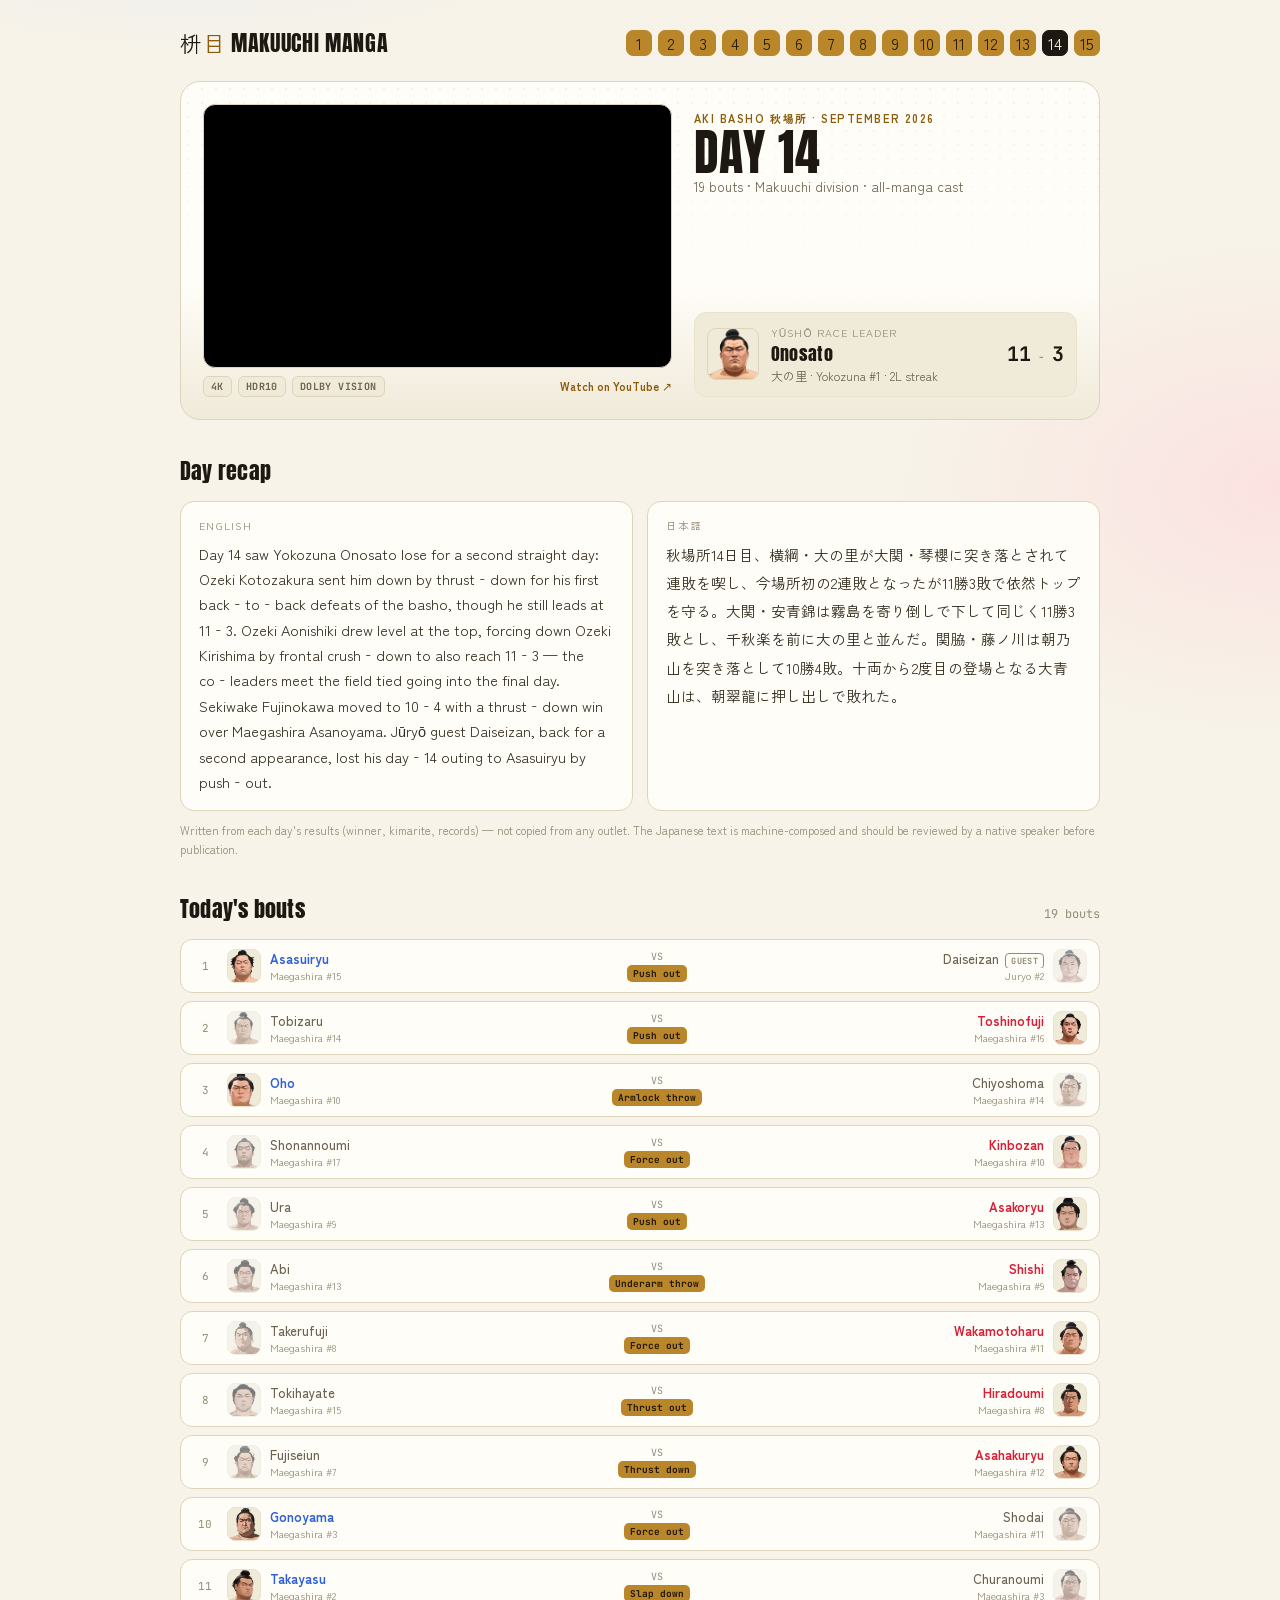
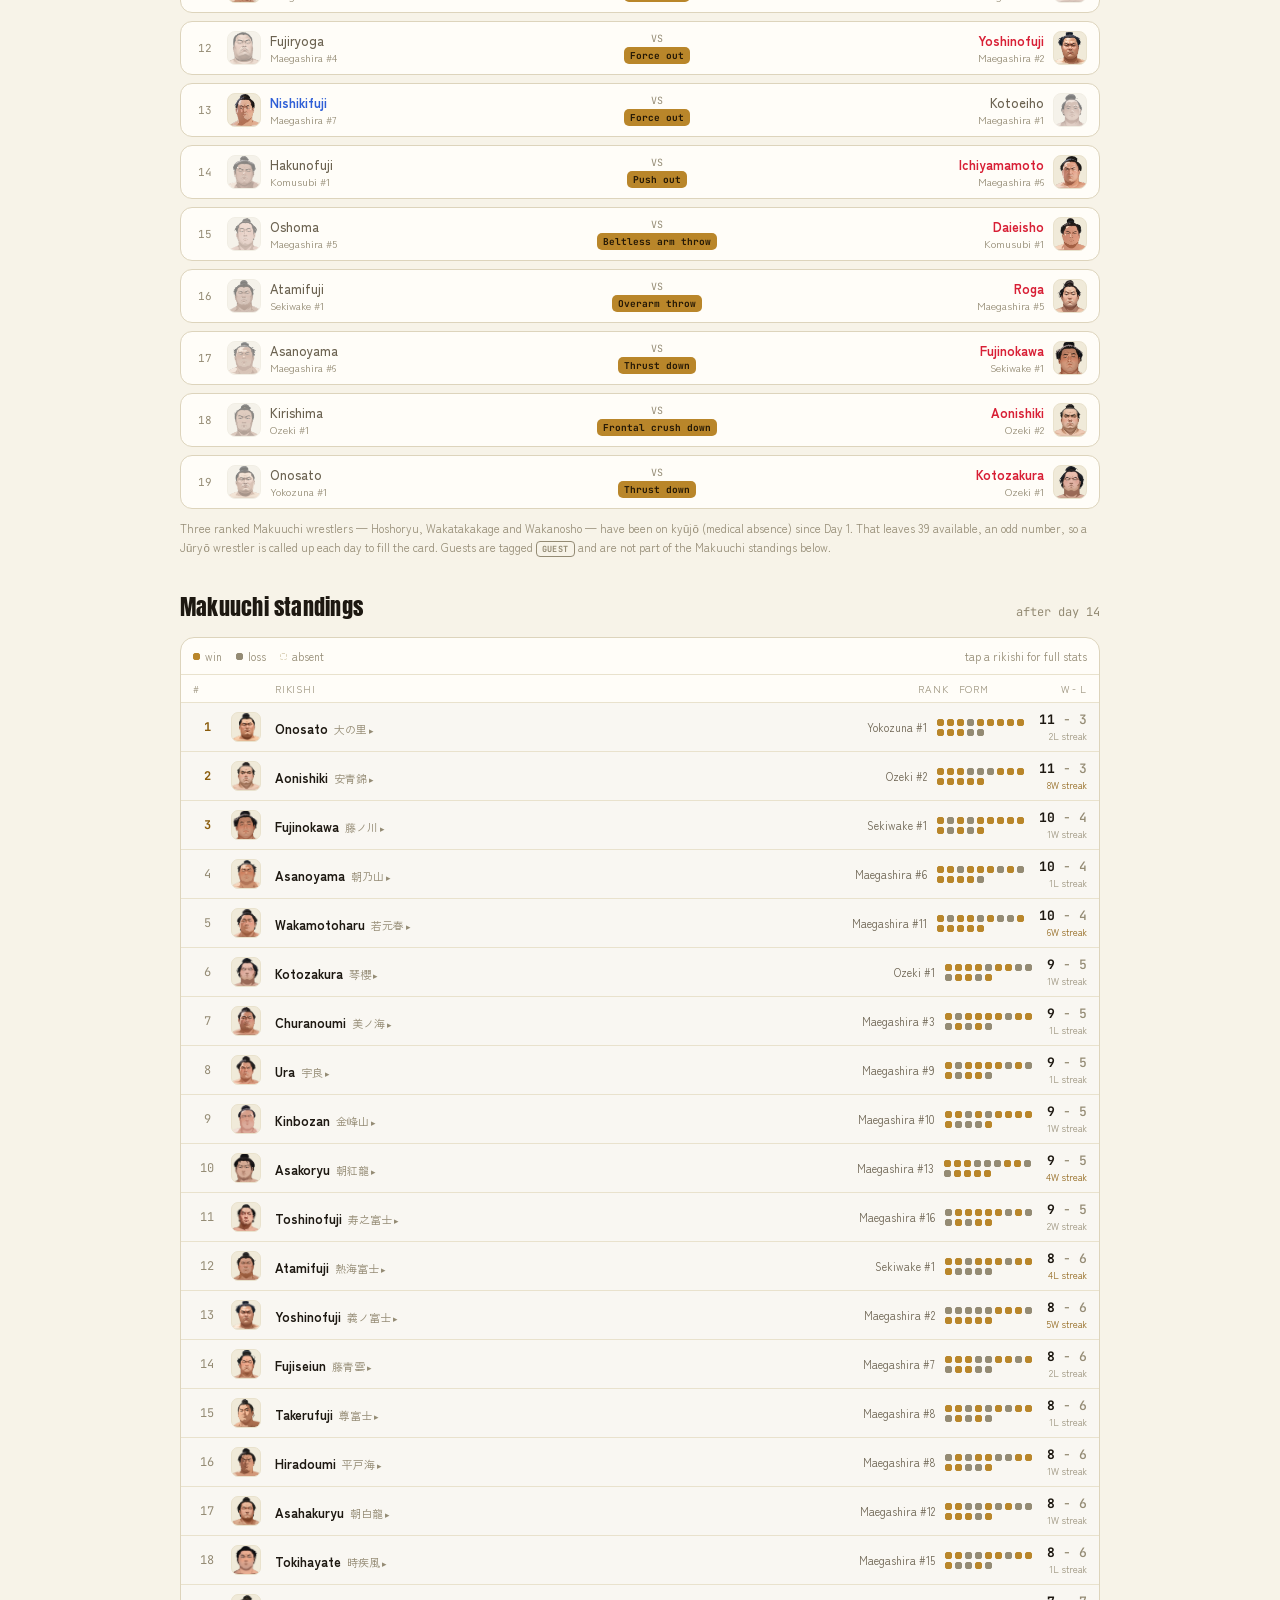
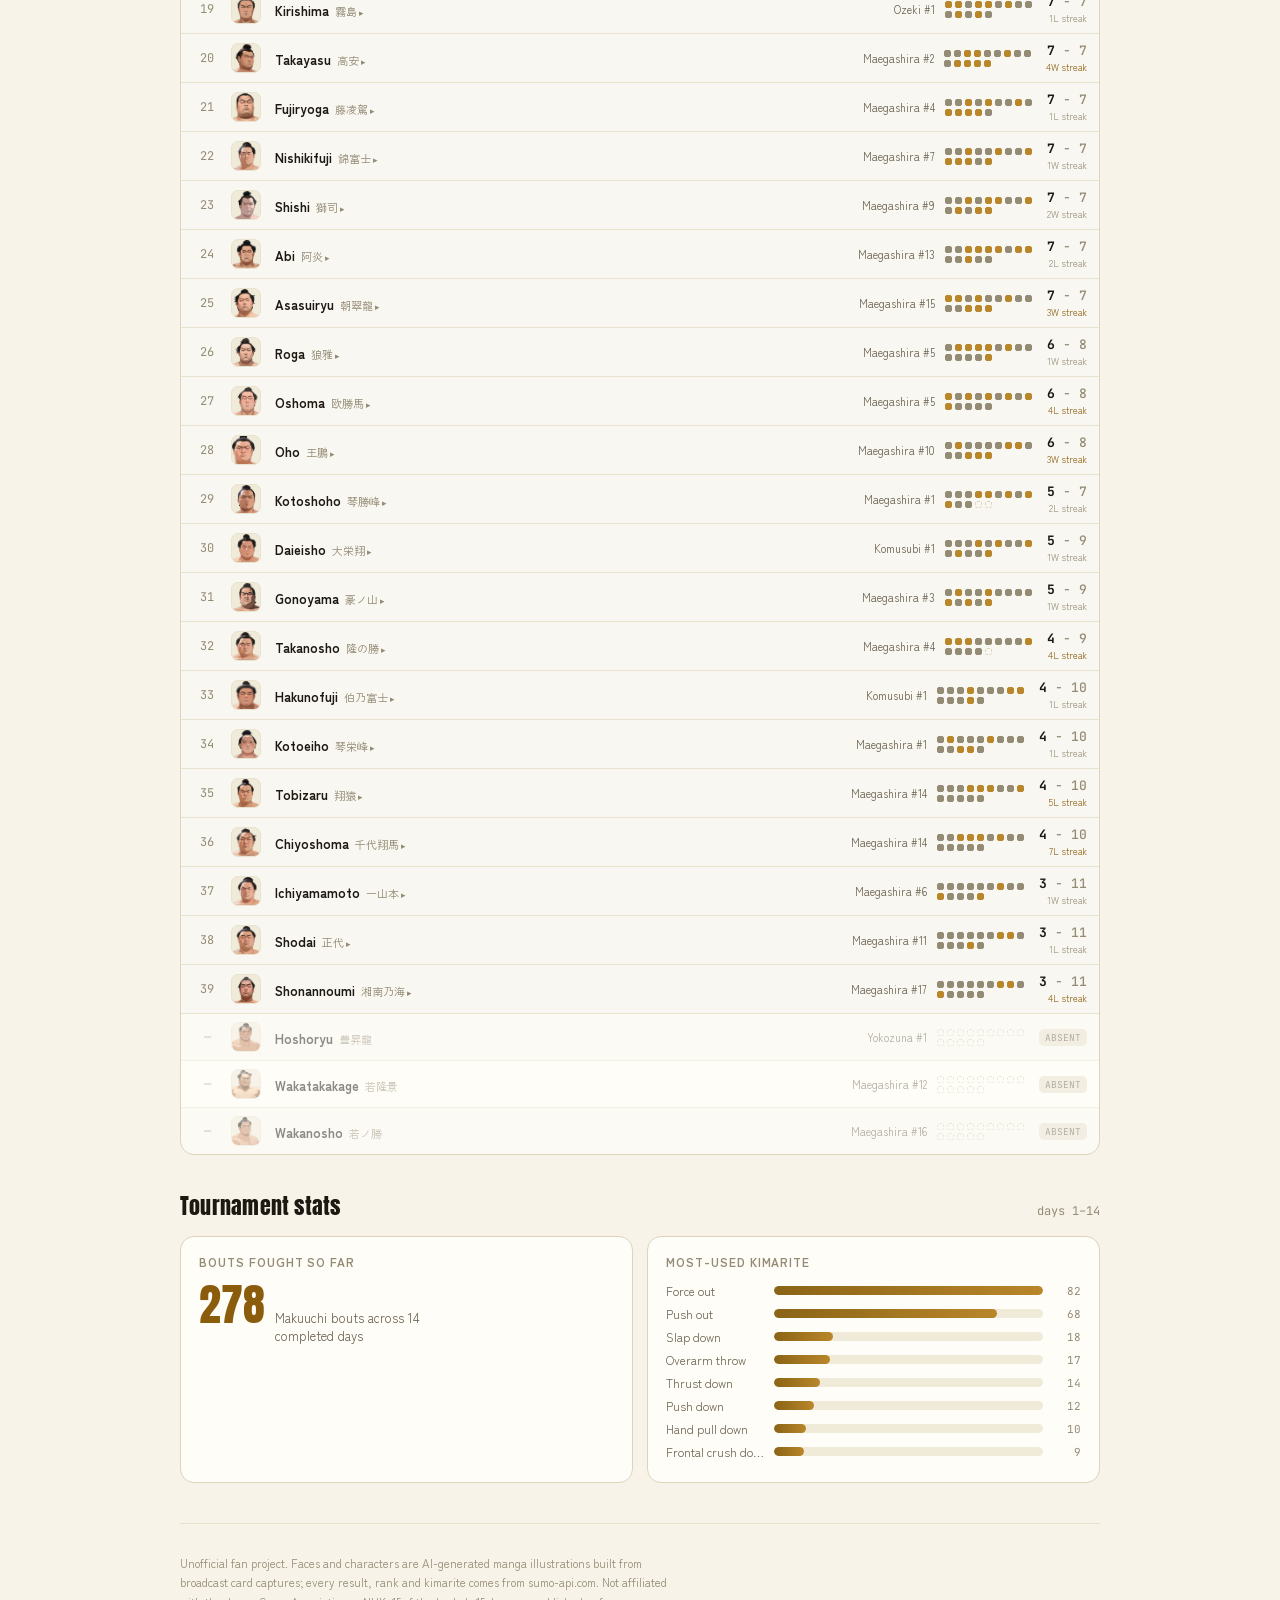
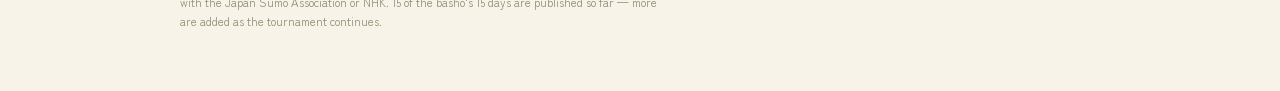
<file: day/14/index.html>
<!doctype html>
<html lang="en">
<head>
<meta charset="utf-8">
<meta name="viewport" content="width=device-width, initial-scale=1">
<title>Day 14 Results — Aki Basho 2026 in Manga Style | Makuuchi Manga</title>
<meta name="description" content="Day 14 saw Yokozuna Onosato lose for a second straight day: Ozeki Kotozakura sent him down by thrust‑down for his first back‑to‑back defeats of the basho, th...">
<link rel="canonical" href="https://masume.art/day/14/">
<meta property="og:type" content="video.other">
<meta property="og:title" content="Day 14 Results — Aki Basho 2026 in Manga Style | Makuuchi Manga">
<meta property="og:description" content="Day 14 saw Yokozuna Onosato lose for a second straight day: Ozeki Kotozakura sent him down by thrust‑down for his first back‑to‑back defeats of the basho, th...">
<meta property="og:url" content="https://masume.art/day/14/">
<meta property="og:image" content="https://i.ytimg.com/vi/RkrH-NuQt9I/hqdefault.jpg">
<meta property="og:site_name" content="Makuuchi Manga">
<meta name="twitter:card" content="summary_large_image">
<meta name="twitter:title" content="Day 14 Results — Aki Basho 2026 in Manga Style | Makuuchi Manga">
<meta name="twitter:description" content="Day 14 saw Yokozuna Onosato lose for a second straight day: Ozeki Kotozakura sent him down by thrust‑down for his first back‑to‑back defeats of the basho, th...">
<meta name="twitter:image" content="https://i.ytimg.com/vi/RkrH-NuQt9I/hqdefault.jpg">
<link rel="preconnect" href="https://fonts.googleapis.com">
<link rel="preconnect" href="https://fonts.gstatic.com" crossorigin>
<link href="https://fonts.googleapis.com/css2?family=Anton&family=Zen+Kaku+Gothic+New:wght@400;500;700;900&family=JetBrains+Mono:wght@500;700&display=swap" rel="stylesheet">
<link rel="stylesheet" href="/styles.css">
<script type="application/ld+json">{"@context": "https://schema.org", "@type": "WebPage", "name": "Day 14 Results — Aki Basho 2026 in Manga Style | Makuuchi Manga", "description": "Day 14 saw Yokozuna Onosato lose for a second straight day: Ozeki Kotozakura sent him down by thrust‑down for his first back‑to‑back defeats of the basho, th...", "url": "https://masume.art/day/14/", "inLanguage": ["en", "ja"], "isPartOf": {"@type": "WebSite", "name": "Makuuchi Manga", "url": "https://masume.art"}, "video": {"@type": "VideoObject", "name": "Sumo September 2026 (Aki Basho) Day 14 Results | Makuuchi Standings in Manga Style [4K HDR]", "description": "Day 14 saw Yokozuna Onosato lose for a second straight day: Ozeki Kotozakura sent him down by thrust‑down for his first back‑to‑back defeats of the basho, th...", "thumbnailUrl": "https://i.ytimg.com/vi/RkrH-NuQt9I/hqdefault.jpg", "embedUrl": "https://www.youtube-nocookie.com/embed/RkrH-NuQt9I"}}</script>
</head>
<body>
<div class="wrap">

  <div class="topbar">
    <div class="brand">
      <span class="mark">枡<span style="color:var(--gold-text)">目</span> MAKUUCHI MANGA</span>
    </div>
    <nav class="daynav" aria-label="Tournament days"><a class="chip done" href="/day/1/">1</a><a class="chip done" href="/day/2/">2</a><a class="chip done" href="/day/3/">3</a><a class="chip done" href="/day/4/">4</a><a class="chip done" href="/day/5/">5</a><a class="chip done" href="/day/6/">6</a><a class="chip done" href="/day/7/">7</a><a class="chip done" href="/day/8/">8</a><a class="chip done" href="/day/9/">9</a><a class="chip done" href="/day/10/">10</a><a class="chip done" href="/day/11/">11</a><a class="chip done" href="/day/12/">12</a><a class="chip done" href="/day/13/">13</a><a class="chip current" href="/day/14/">14</a><a class="chip done" href="/">15</a></nav>
  </div>

  <div class="hero">
    <div class="hero-video">
      <div class="yt-wrap">
        <iframe src="https://www.youtube-nocookie.com/embed/RkrH-NuQt9I"
          title="Day 14 — Aki Basho, Makuuchi standings in manga style" loading="lazy"
          allow="accelerometer; clipboard-write; encrypted-media; gyroscope; picture-in-picture; web-share"
          allowfullscreen referrerpolicy="strict-origin-when-cross-origin"></iframe>
      </div>
      <div class="yt-meta">
        <span class="badge">4K</span>
        <span class="badge">HDR10</span>
        <span class="badge">DOLBY VISION</span>
        <a class="yt-external" href="https://youtu.be/RkrH-NuQt9I" target="_blank" rel="noopener">Watch on YouTube ↗</a>
      </div>
    </div>

    <div class="hero-info">
      <div>
        <span class="eyebrow">Aki Basho 秋場所 · September 2026</span>
        <h1>DAY 14</h1>
        <div class="date">19 bouts · Makuuchi division · all-manga cast</div>
      </div>
      <div class="leader-card">
        <img src="/portraits/8850.png" alt="Onosato" width="52" height="52">
        <div>
          <div class="l1">Yūshō race leader</div>
          <div class="l2">Onosato</div>
          <div class="l3">大の里 · Yokozuna #1 · 2L streak</div>
        </div>
        <div class="rec">11<small>&nbsp;-&nbsp;</small>3</div>
      </div>
    </div>
  </div>

  <section>
    <div class="section-head"><h2>Day recap</h2></div>
    <div class="recap">
      <div class="recap-panel en">
        <span class="lang">English</span>
        <p>Day 14 saw Yokozuna Onosato lose for a second straight day: Ozeki Kotozakura sent him down by thrust‑down for his first back‑to‑back defeats of the basho, though he still leads at 11‑3. Ozeki Aonishiki drew level at the top, forcing down Ozeki Kirishima by frontal crush‑down to also reach 11‑3 — the co‑leaders meet the field tied going into the final day. Sekiwake Fujinokawa moved to 10‑4 with a thrust‑down win over Maegashira Asanoyama. Jūryō guest Daiseizan, back for a second appearance, lost his day‑14 outing to Asasuiryu by push‑out.</p>
      </div>
      <div class="recap-panel jp">
        <span class="lang">日本語</span>
        <p>秋場所14日目、横綱・大の里が大関・琴櫻に突き落とされて連敗を喫し、今場所初の2連敗となったが11勝3敗で依然トップを守る。大関・安青錦は霧島を寄り倒しで下して同じく11勝3敗とし、千秋楽を前に大の里と並んだ。関脇・藤ノ川は朝乃山を突き落として10勝4敗。十両から2度目の登場となる大青山は、朝翠龍に押し出しで敗れた。</p>
      </div>
    </div>
    <p class="recap-note">Written from each day's results (winner, kimarite, records) — not copied from any outlet. The Japanese text is machine-composed and should be reviewed by a native speaker before publication.</p>
  </section>

  <section>
    <div class="section-head"><h2>Today's bouts</h2><span class="count">19 bouts</span></div>
    <div class="bouts">
  <div class="bout">
    <div class="n">1</div>
    <div class="side east ">
      <img src="/portraits/8859.png" alt="Asasuiryu" width="34" height="34" loading="lazy">
      <div class="nm"><div class="name">Asasuiryu</div><div class="rank">Maegashira #15</div></div>
    </div>
    <div class="vs">VS<span class="kim">Push out</span></div>
    <div class="side b west loser">
      <img src="/portraits/378.png" alt="Daiseizan" width="34" height="34" loading="lazy">
      <div class="nm"><div class="name">Daiseizan<span class="guest-badge">GUEST</span></div><div class="rank">Juryo #2</div></div>
    </div>
  </div>
  <div class="bout">
    <div class="n">2</div>
    <div class="side east loser">
      <img src="/portraits/21.png" alt="Tobizaru" width="34" height="34" loading="lazy">
      <div class="nm"><div class="name">Tobizaru</div><div class="rank">Maegashira #14</div></div>
    </div>
    <div class="vs">VS<span class="kim">Push out</span></div>
    <div class="side b west ">
      <img src="/portraits/8866.png" alt="Toshinofuji" width="34" height="34" loading="lazy">
      <div class="nm"><div class="name">Toshinofuji</div><div class="rank">Maegashira #16</div></div>
    </div>
  </div>
  <div class="bout">
    <div class="n">3</div>
    <div class="side east ">
      <img src="/portraits/41.png" alt="Oho" width="34" height="34" loading="lazy">
      <div class="nm"><div class="name">Oho</div><div class="rank">Maegashira #10</div></div>
    </div>
    <div class="vs">VS<span class="kim">Armlock throw</span></div>
    <div class="side b west loser">
      <img src="/portraits/39.png" alt="Chiyoshoma" width="34" height="34" loading="lazy">
      <div class="nm"><div class="name">Chiyoshoma</div><div class="rank">Maegashira #14</div></div>
    </div>
  </div>
  <div class="bout">
    <div class="n">4</div>
    <div class="side east loser">
      <img src="/portraits/49.png" alt="Shonannoumi" width="34" height="34" loading="lazy">
      <div class="nm"><div class="name">Shonannoumi</div><div class="rank">Maegashira #17</div></div>
    </div>
    <div class="vs">VS<span class="kim">Force out</span></div>
    <div class="side b west ">
      <img src="/portraits/50.png" alt="Kinbozan" width="34" height="34" loading="lazy">
      <div class="nm"><div class="name">Kinbozan</div><div class="rank">Maegashira #10</div></div>
    </div>
  </div>
  <div class="bout">
    <div class="n">5</div>
    <div class="side east loser">
      <img src="/portraits/28.png" alt="Ura" width="34" height="34" loading="lazy">
      <div class="nm"><div class="name">Ura</div><div class="rank">Maegashira #9</div></div>
    </div>
    <div class="vs">VS<span class="kim">Push out</span></div>
    <div class="side b west ">
      <img src="/portraits/164.png" alt="Asakoryu" width="34" height="34" loading="lazy">
      <div class="nm"><div class="name">Asakoryu</div><div class="rank">Maegashira #13</div></div>
    </div>
  </div>
  <div class="bout">
    <div class="n">6</div>
    <div class="side east loser">
      <img src="/portraits/22.png" alt="Abi" width="34" height="34" loading="lazy">
      <div class="nm"><div class="name">Abi</div><div class="rank">Maegashira #13</div></div>
    </div>
    <div class="vs">VS<span class="kim">Underarm throw</span></div>
    <div class="side b west ">
      <img src="/portraits/86.png" alt="Shishi" width="34" height="34" loading="lazy">
      <div class="nm"><div class="name">Shishi</div><div class="rank">Maegashira #9</div></div>
    </div>
  </div>
  <div class="bout">
    <div class="n">7</div>
    <div class="side east loser">
      <img src="/portraits/5.png" alt="Takerufuji" width="34" height="34" loading="lazy">
      <div class="nm"><div class="name">Takerufuji</div><div class="rank">Maegashira #8</div></div>
    </div>
    <div class="vs">VS<span class="kim">Force out</span></div>
    <div class="side b west ">
      <img src="/portraits/13.png" alt="Wakamotoharu" width="34" height="34" loading="lazy">
      <div class="nm"><div class="name">Wakamotoharu</div><div class="rank">Maegashira #11</div></div>
    </div>
  </div>
  <div class="bout">
    <div class="n">8</div>
    <div class="side east loser">
      <img src="/portraits/83.png" alt="Tokihayate" width="34" height="34" loading="lazy">
      <div class="nm"><div class="name">Tokihayate</div><div class="rank">Maegashira #15</div></div>
    </div>
    <div class="vs">VS<span class="kim">Thrust out</span></div>
    <div class="side b west ">
      <img src="/portraits/24.png" alt="Hiradoumi" width="34" height="34" loading="lazy">
      <div class="nm"><div class="name">Hiradoumi</div><div class="rank">Maegashira #8</div></div>
    </div>
  </div>
  <div class="bout">
    <div class="n">9</div>
    <div class="side east loser">
      <img src="/portraits/82.png" alt="Fujiseiun" width="34" height="34" loading="lazy">
      <div class="nm"><div class="name">Fujiseiun</div><div class="rank">Maegashira #7</div></div>
    </div>
    <div class="vs">VS<span class="kim">Thrust down</span></div>
    <div class="side b west ">
      <img src="/portraits/607.png" alt="Asahakuryu" width="34" height="34" loading="lazy">
      <div class="nm"><div class="name">Asahakuryu</div><div class="rank">Maegashira #12</div></div>
    </div>
  </div>
  <div class="bout">
    <div class="n">10</div>
    <div class="side east ">
      <img src="/portraits/56.png" alt="Gonoyama" width="34" height="34" loading="lazy">
      <div class="nm"><div class="name">Gonoyama</div><div class="rank">Maegashira #3</div></div>
    </div>
    <div class="vs">VS<span class="kim">Force out</span></div>
    <div class="side b west loser">
      <img src="/portraits/33.png" alt="Shodai" width="34" height="34" loading="lazy">
      <div class="nm"><div class="name">Shodai</div><div class="rank">Maegashira #11</div></div>
    </div>
  </div>
  <div class="bout">
    <div class="n">11</div>
    <div class="side east ">
      <img src="/portraits/44.png" alt="Takayasu" width="34" height="34" loading="lazy">
      <div class="nm"><div class="name">Takayasu</div><div class="rank">Maegashira #2</div></div>
    </div>
    <div class="vs">VS<span class="kim">Slap down</span></div>
    <div class="side b west loser">
      <img src="/portraits/71.png" alt="Churanoumi" width="34" height="34" loading="lazy">
      <div class="nm"><div class="name">Churanoumi</div><div class="rank">Maegashira #3</div></div>
    </div>
  </div>
  <div class="bout">
    <div class="n">12</div>
    <div class="side east loser">
      <img src="/portraits/9051.png" alt="Fujiryoga" width="34" height="34" loading="lazy">
      <div class="nm"><div class="name">Fujiryoga</div><div class="rank">Maegashira #4</div></div>
    </div>
    <div class="vs">VS<span class="kim">Force out</span></div>
    <div class="side b west ">
      <img src="/portraits/8857.png" alt="Yoshinofuji" width="34" height="34" loading="lazy">
      <div class="nm"><div class="name">Yoshinofuji</div><div class="rank">Maegashira #2</div></div>
    </div>
  </div>
  <div class="bout">
    <div class="n">13</div>
    <div class="side east ">
      <img src="/portraits/40.png" alt="Nishikifuji" width="34" height="34" loading="lazy">
      <div class="nm"><div class="name">Nishikifuji</div><div class="rank">Maegashira #7</div></div>
    </div>
    <div class="vs">VS<span class="kim">Force out</span></div>
    <div class="side b west loser">
      <img src="/portraits/112.png" alt="Kotoeiho" width="34" height="34" loading="lazy">
      <div class="nm"><div class="name">Kotoeiho</div><div class="rank">Maegashira #1</div></div>
    </div>
  </div>
  <div class="bout">
    <div class="n">14</div>
    <div class="side east loser">
      <img src="/portraits/3.png" alt="Hakunofuji" width="34" height="34" loading="lazy">
      <div class="nm"><div class="name">Hakunofuji</div><div class="rank">Komusubi #1</div></div>
    </div>
    <div class="vs">VS<span class="kim">Push out</span></div>
    <div class="side b west ">
      <img src="/portraits/11.png" alt="Ichiyamamoto" width="34" height="34" loading="lazy">
      <div class="nm"><div class="name">Ichiyamamoto</div><div class="rank">Maegashira #6</div></div>
    </div>
  </div>
  <div class="bout">
    <div class="n">15</div>
    <div class="side east loser">
      <img src="/portraits/61.png" alt="Oshoma" width="34" height="34" loading="lazy">
      <div class="nm"><div class="name">Oshoma</div><div class="rank">Maegashira #5</div></div>
    </div>
    <div class="vs">VS<span class="kim">Beltless arm throw</span></div>
    <div class="side b west ">
      <img src="/portraits/9.png" alt="Daieisho" width="34" height="34" loading="lazy">
      <div class="nm"><div class="name">Daieisho</div><div class="rank">Komusubi #1</div></div>
    </div>
  </div>
  <div class="bout">
    <div class="n">16</div>
    <div class="side east loser">
      <img src="/portraits/74.png" alt="Atamifuji" width="34" height="34" loading="lazy">
      <div class="nm"><div class="name">Atamifuji</div><div class="rank">Sekiwake #1</div></div>
    </div>
    <div class="vs">VS<span class="kim">Overarm throw</span></div>
    <div class="side b west ">
      <img src="/portraits/55.png" alt="Roga" width="34" height="34" loading="lazy">
      <div class="nm"><div class="name">Roga</div><div class="rank">Maegashira #5</div></div>
    </div>
  </div>
  <div class="bout">
    <div class="n">17</div>
    <div class="side east loser">
      <img src="/portraits/2.png" alt="Asanoyama" width="34" height="34" loading="lazy">
      <div class="nm"><div class="name">Asanoyama</div><div class="rank">Maegashira #6</div></div>
    </div>
    <div class="vs">VS<span class="kim">Thrust down</span></div>
    <div class="side b west ">
      <img src="/portraits/615.png" alt="Fujinokawa" width="34" height="34" loading="lazy">
      <div class="nm"><div class="name">Fujinokawa</div><div class="rank">Sekiwake #1</div></div>
    </div>
  </div>
  <div class="bout">
    <div class="n">18</div>
    <div class="side east loser">
      <img src="/portraits/7.png" alt="Kirishima" width="34" height="34" loading="lazy">
      <div class="nm"><div class="name">Kirishima</div><div class="rank">Ozeki #1</div></div>
    </div>
    <div class="vs">VS<span class="kim">Frontal crush down</span></div>
    <div class="side b west ">
      <img src="/portraits/8854.png" alt="Aonishiki" width="34" height="34" loading="lazy">
      <div class="nm"><div class="name">Aonishiki</div><div class="rank">Ozeki #2</div></div>
    </div>
  </div>
  <div class="bout">
    <div class="n">19</div>
    <div class="side east loser">
      <img src="/portraits/8850.png" alt="Onosato" width="34" height="34" loading="lazy">
      <div class="nm"><div class="name">Onosato</div><div class="rank">Yokozuna #1</div></div>
    </div>
    <div class="vs">VS<span class="kim">Thrust down</span></div>
    <div class="side b west ">
      <img src="/portraits/20.png" alt="Kotozakura" width="34" height="34" loading="lazy">
      <div class="nm"><div class="name">Kotozakura</div><div class="rank">Ozeki #1</div></div>
    </div>
  </div>
    </div>
    <p class="note">Three ranked Makuuchi wrestlers — Hoshoryu, Wakatakakage and Wakanosho — have been on kyūjō (medical absence) since Day 1. That leaves 39 available, an odd number, so a Jūryō wrestler is called up each day to fill the card. Guests are tagged <span class="guest-badge" style="margin-left:0">GUEST</span> and are not part of the Makuuchi standings below.</p>
  </section>

  <section>
    <div class="section-head"><h2>Makuuchi standings</h2><span class="count">after day 14</span></div>
    <div class="standings">
      <div class="standings-legend">
        <span class="lg"><span class="dot" style="background:var(--gold);border:1px solid var(--gold)"></span>win</span>
        <span class="lg"><span class="dot" style="background:var(--ink-faint);border:1px solid var(--ink-faint)"></span>loss</span>
        <span class="lg"><span class="dot" style="border:1px dashed var(--line)"></span>absent</span>
        <span style="margin-left:auto">tap a rikishi for full stats</span>
      </div>
      <div class="shead"><span>#</span><span>·</span><span>Rikishi</span><span class="srank-h">Rank</span><span>Form</span><span style="text-align:right">W&#8209;L</span></div>
  <div class="srow top" data-detail="d14-8850">
    <div class="spos">1</div>
    <img src="/portraits/8850.png" alt="Onosato" width="30" height="30" loading="lazy">
    <div class="sname"><span class="name">Onosato</span><span class="jp">大の里</span><span class="chev">▸</span></div>
    <div class="srank">Yokozuna #1</div>
    <div class="formdots"><span class="w" title="Day 1: won"></span><span class="w" title="Day 2: won"></span><span class="w" title="Day 3: won"></span><span class="l" title="Day 4: lost"></span><span class="w" title="Day 5: won"></span><span class="w" title="Day 6: won"></span><span class="w" title="Day 7: won"></span><span class="w" title="Day 8: won"></span><span class="w" title="Day 9: won"></span><span class="w" title="Day 10: won"></span><span class="w" title="Day 11: won"></span><span class="w" title="Day 12: won"></span><span class="l" title="Day 13: lost"></span><span class="l" title="Day 14: lost"></span></div>
    <div class="srec-wrap"><div class="srec">11<span class="l"> - 3</span></div><span class="sstreak">2L streak</span></div>
  </div>
  <div class="sdetail" id="d14-8850" hidden>
    <div class="sdetail-grid">
      <div>
        <h4>Fighting style this basho (wins by technique family)</h4>
        <div class="style-bar"><i class="oshi" style="width:27.3%" title="Push / thrust (oshi-zumo): 3"></i><i class="yotsu" style="width:36.4%" title="Grappling / belt (yotsu-zumo): 4"></i><i class="other" style="width:36.4%" title="Other (trips, twists, hand techniques): 4"></i></div><div class="style-legend"><span><b class="oshi"></b>Push / thrust · 3</span><span><b class="yotsu"></b>Grappling / belt · 4</span><span><b class="other"></b>Other · 4</span></div>
        <p class="bw-line"><b>Onosato</b>'s best win this basho: beat <b>Fujinokawa</b> (Sekiwake #1) on Day 11.</p>
      </div>
      <div>
        <h4>Physical profile vs. the Makuuchi field</h4>
        <div class="range">
    <div class="rlabel"><span>Height</span><b>190cm</b></div>
    <div class="range-track"><span class="avgtick" style="left:51.4%" title="Makuuchi average: 184.3cm"></span>
      <span class="me" style="left:77.3%"></span></div>
    <div class="rends"><span>173cm</span><span>field avg 184.3cm</span><span>195cm</span></div>
  </div>
        <div class="range">
    <div class="rlabel"><span>Weight</span><b>188kg</b></div>
    <div class="range-track"><span class="avgtick" style="left:48.5%" title="Makuuchi average: 157.8kg"></span>
      <span class="me" style="left:87.2%"></span></div>
    <div class="rends"><span>120kg</span><span>field avg 157.8kg</span><span>198kg</span></div>
  </div>
        <div class="range">
    <div class="rlabel"><span>Age</span><b>26 yo</b></div>
    <div class="range-track"><span class="avgtick" style="left:49.3%" title="Makuuchi average: 28.4 yo"></span>
      <span class="me" style="left:33.3%"></span></div>
    <div class="rends"><span>21 yo</span><span>field avg 28.4 yo</span><span>36 yo</span></div>
  </div>
      </div>
    </div>
  </div>
  <div class="srow top" data-detail="d14-8854">
    <div class="spos">2</div>
    <img src="/portraits/8854.png" alt="Aonishiki" width="30" height="30" loading="lazy">
    <div class="sname"><span class="name">Aonishiki</span><span class="jp">安青錦</span><span class="chev">▸</span></div>
    <div class="srank">Ozeki #2</div>
    <div class="formdots"><span class="w" title="Day 1: won"></span><span class="w" title="Day 2: won"></span><span class="w" title="Day 3: won"></span><span class="l" title="Day 4: lost"></span><span class="l" title="Day 5: lost"></span><span class="l" title="Day 6: lost"></span><span class="w" title="Day 7: won"></span><span class="w" title="Day 8: won"></span><span class="w" title="Day 9: won"></span><span class="w" title="Day 10: won"></span><span class="w" title="Day 11: won"></span><span class="w" title="Day 12: won"></span><span class="w" title="Day 13: won"></span><span class="w" title="Day 14: won"></span></div>
    <div class="srec-wrap"><div class="srec">11<span class="l"> - 3</span></div><span class="sstreak hot">8W streak</span></div>
  </div>
  <div class="sdetail" id="d14-8854" hidden>
    <div class="sdetail-grid">
      <div>
        <h4>Fighting style this basho (wins by technique family)</h4>
        <div class="style-bar"><i class="oshi" style="width:9.1%" title="Push / thrust (oshi-zumo): 1"></i><i class="yotsu" style="width:81.8%" title="Grappling / belt (yotsu-zumo): 9"></i><i class="other" style="width:9.1%" title="Other (trips, twists, hand techniques): 1"></i></div><div class="style-legend"><span><b class="oshi"></b>Push / thrust · 1</span><span><b class="yotsu"></b>Grappling / belt · 9</span><span><b class="other"></b>Other · 1</span></div>
        <p class="bw-line"><b>Aonishiki</b>'s best win this basho: beat <b>Kotozakura</b> (Ozeki #1) on Day 13.</p>
      </div>
      <div>
        <h4>Physical profile vs. the Makuuchi field</h4>
        <div class="range">
    <div class="rlabel"><span>Height</span><b>182cm</b></div>
    <div class="range-track"><span class="avgtick" style="left:51.4%" title="Makuuchi average: 184.3cm"></span>
      <span class="me" style="left:40.9%"></span></div>
    <div class="rends"><span>173cm</span><span>field avg 184.3cm</span><span>195cm</span></div>
  </div>
        <div class="range">
    <div class="rlabel"><span>Weight</span><b>142kg</b></div>
    <div class="range-track"><span class="avgtick" style="left:48.5%" title="Makuuchi average: 157.8kg"></span>
      <span class="me" style="left:28.2%"></span></div>
    <div class="rends"><span>120kg</span><span>field avg 157.8kg</span><span>198kg</span></div>
  </div>
        <div class="range">
    <div class="rlabel"><span>Age</span><b>22 yo</b></div>
    <div class="range-track"><span class="avgtick" style="left:49.3%" title="Makuuchi average: 28.4 yo"></span>
      <span class="me" style="left:6.7%"></span></div>
    <div class="rends"><span>21 yo</span><span>field avg 28.4 yo</span><span>36 yo</span></div>
  </div>
      </div>
    </div>
  </div>
  <div class="srow top" data-detail="d14-615">
    <div class="spos">3</div>
    <img src="/portraits/615.png" alt="Fujinokawa" width="30" height="30" loading="lazy">
    <div class="sname"><span class="name">Fujinokawa</span><span class="jp">藤ノ川</span><span class="chev">▸</span></div>
    <div class="srank">Sekiwake #1</div>
    <div class="formdots"><span class="w" title="Day 1: won"></span><span class="l" title="Day 2: lost"></span><span class="w" title="Day 3: won"></span><span class="l" title="Day 4: lost"></span><span class="w" title="Day 5: won"></span><span class="w" title="Day 6: won"></span><span class="w" title="Day 7: won"></span><span class="w" title="Day 8: won"></span><span class="w" title="Day 9: won"></span><span class="w" title="Day 10: won"></span><span class="l" title="Day 11: lost"></span><span class="w" title="Day 12: won"></span><span class="l" title="Day 13: lost"></span><span class="w" title="Day 14: won"></span></div>
    <div class="srec-wrap"><div class="srec">10<span class="l"> - 4</span></div><span class="sstreak">1W streak</span></div>
  </div>
  <div class="sdetail" id="d14-615" hidden>
    <div class="sdetail-grid">
      <div>
        <h4>Fighting style this basho (wins by technique family)</h4>
        <div class="style-bar"><i class="oshi" style="width:70.0%" title="Push / thrust (oshi-zumo): 7"></i><i class="yotsu" style="width:30.0%" title="Grappling / belt (yotsu-zumo): 3"></i></div><div class="style-legend"><span><b class="oshi"></b>Push / thrust · 7</span><span><b class="yotsu"></b>Grappling / belt · 3</span></div>
        <p class="bw-line"><b>Fujinokawa</b>'s best win this basho: beat <b>Kotozakura</b> (Ozeki #1) on Day 9.</p>
      </div>
      <div>
        <h4>Physical profile vs. the Makuuchi field</h4>
        <div class="range">
    <div class="rlabel"><span>Height</span><b>177cm</b></div>
    <div class="range-track"><span class="avgtick" style="left:51.4%" title="Makuuchi average: 184.3cm"></span>
      <span class="me" style="left:18.2%"></span></div>
    <div class="rends"><span>173cm</span><span>field avg 184.3cm</span><span>195cm</span></div>
  </div>
        <div class="range">
    <div class="rlabel"><span>Weight</span><b>125kg</b></div>
    <div class="range-track"><span class="avgtick" style="left:48.5%" title="Makuuchi average: 157.8kg"></span>
      <span class="me" style="left:6.4%"></span></div>
    <div class="rends"><span>120kg</span><span>field avg 157.8kg</span><span>198kg</span></div>
  </div>
        <div class="range">
    <div class="rlabel"><span>Age</span><b>21 yo</b></div>
    <div class="range-track"><span class="avgtick" style="left:49.3%" title="Makuuchi average: 28.4 yo"></span>
      <span class="me" style="left:2.0%"></span></div>
    <div class="rends"><span>21 yo</span><span>field avg 28.4 yo</span><span>36 yo</span></div>
  </div>
      </div>
    </div>
  </div>
  <div class="srow" data-detail="d14-2">
    <div class="spos">4</div>
    <img src="/portraits/2.png" alt="Asanoyama" width="30" height="30" loading="lazy">
    <div class="sname"><span class="name">Asanoyama</span><span class="jp">朝乃山</span><span class="chev">▸</span></div>
    <div class="srank">Maegashira #6</div>
    <div class="formdots"><span class="w" title="Day 1: won"></span><span class="w" title="Day 2: won"></span><span class="l" title="Day 3: lost"></span><span class="w" title="Day 4: won"></span><span class="w" title="Day 5: won"></span><span class="w" title="Day 6: won"></span><span class="l" title="Day 7: lost"></span><span class="w" title="Day 8: won"></span><span class="l" title="Day 9: lost"></span><span class="w" title="Day 10: won"></span><span class="w" title="Day 11: won"></span><span class="w" title="Day 12: won"></span><span class="w" title="Day 13: won"></span><span class="l" title="Day 14: lost"></span></div>
    <div class="srec-wrap"><div class="srec">10<span class="l"> - 4</span></div><span class="sstreak">1L streak</span></div>
  </div>
  <div class="sdetail" id="d14-2" hidden>
    <div class="sdetail-grid">
      <div>
        <h4>Fighting style this basho (wins by technique family)</h4>
        <div class="style-bar"><i class="oshi" style="width:30.0%" title="Push / thrust (oshi-zumo): 3"></i><i class="yotsu" style="width:70.0%" title="Grappling / belt (yotsu-zumo): 7"></i></div><div class="style-legend"><span><b class="oshi"></b>Push / thrust · 3</span><span><b class="yotsu"></b>Grappling / belt · 7</span></div>
        <p class="bw-line"><b>Asanoyama</b>'s best win this basho: beat <b>Atamifuji</b> (Sekiwake #1) on Day 13.</p>
      </div>
      <div>
        <h4>Physical profile vs. the Makuuchi field</h4>
        <div class="range">
    <div class="rlabel"><span>Height</span><b>188cm</b></div>
    <div class="range-track"><span class="avgtick" style="left:51.4%" title="Makuuchi average: 184.3cm"></span>
      <span class="me" style="left:68.2%"></span></div>
    <div class="rends"><span>173cm</span><span>field avg 184.3cm</span><span>195cm</span></div>
  </div>
        <div class="range">
    <div class="rlabel"><span>Weight</span><b>172kg</b></div>
    <div class="range-track"><span class="avgtick" style="left:48.5%" title="Makuuchi average: 157.8kg"></span>
      <span class="me" style="left:66.7%"></span></div>
    <div class="rends"><span>120kg</span><span>field avg 157.8kg</span><span>198kg</span></div>
  </div>
        <div class="range">
    <div class="rlabel"><span>Age</span><b>32 yo</b></div>
    <div class="range-track"><span class="avgtick" style="left:49.3%" title="Makuuchi average: 28.4 yo"></span>
      <span class="me" style="left:73.3%"></span></div>
    <div class="rends"><span>21 yo</span><span>field avg 28.4 yo</span><span>36 yo</span></div>
  </div>
      </div>
    </div>
  </div>
  <div class="srow" data-detail="d14-13">
    <div class="spos">5</div>
    <img src="/portraits/13.png" alt="Wakamotoharu" width="30" height="30" loading="lazy">
    <div class="sname"><span class="name">Wakamotoharu</span><span class="jp">若元春</span><span class="chev">▸</span></div>
    <div class="srank">Maegashira #11</div>
    <div class="formdots"><span class="w" title="Day 1: won"></span><span class="l" title="Day 2: lost"></span><span class="w" title="Day 3: won"></span><span class="w" title="Day 4: won"></span><span class="l" title="Day 5: lost"></span><span class="w" title="Day 6: won"></span><span class="l" title="Day 7: lost"></span><span class="l" title="Day 8: lost"></span><span class="w" title="Day 9: won"></span><span class="w" title="Day 10: won"></span><span class="w" title="Day 11: won"></span><span class="w" title="Day 12: won"></span><span class="w" title="Day 13: won"></span><span class="w" title="Day 14: won"></span></div>
    <div class="srec-wrap"><div class="srec">10<span class="l"> - 4</span></div><span class="sstreak hot">6W streak</span></div>
  </div>
  <div class="sdetail" id="d14-13" hidden>
    <div class="sdetail-grid">
      <div>
        <h4>Fighting style this basho (wins by technique family)</h4>
        <div class="style-bar"><i class="oshi" style="width:10.0%" title="Push / thrust (oshi-zumo): 1"></i><i class="yotsu" style="width:60.0%" title="Grappling / belt (yotsu-zumo): 6"></i><i class="other" style="width:30.0%" title="Other (trips, twists, hand techniques): 3"></i></div><div class="style-legend"><span><b class="oshi"></b>Push / thrust · 1</span><span><b class="yotsu"></b>Grappling / belt · 6</span><span><b class="other"></b>Other · 3</span></div>
        <p class="bw-line"><b>Wakamotoharu</b>'s best win this basho: beat <b>Ichiyamamoto</b> (Maegashira #6) on Day 12.</p>
      </div>
      <div>
        <h4>Physical profile vs. the Makuuchi field</h4>
        <div class="range">
    <div class="rlabel"><span>Height</span><b>186cm</b></div>
    <div class="range-track"><span class="avgtick" style="left:51.4%" title="Makuuchi average: 184.3cm"></span>
      <span class="me" style="left:59.1%"></span></div>
    <div class="rends"><span>173cm</span><span>field avg 184.3cm</span><span>195cm</span></div>
  </div>
        <div class="range">
    <div class="rlabel"><span>Weight</span><b>149kg</b></div>
    <div class="range-track"><span class="avgtick" style="left:48.5%" title="Makuuchi average: 157.8kg"></span>
      <span class="me" style="left:37.2%"></span></div>
    <div class="rends"><span>120kg</span><span>field avg 157.8kg</span><span>198kg</span></div>
  </div>
        <div class="range">
    <div class="rlabel"><span>Age</span><b>32 yo</b></div>
    <div class="range-track"><span class="avgtick" style="left:49.3%" title="Makuuchi average: 28.4 yo"></span>
      <span class="me" style="left:73.3%"></span></div>
    <div class="rends"><span>21 yo</span><span>field avg 28.4 yo</span><span>36 yo</span></div>
  </div>
      </div>
    </div>
  </div>
  <div class="srow" data-detail="d14-20">
    <div class="spos">6</div>
    <img src="/portraits/20.png" alt="Kotozakura" width="30" height="30" loading="lazy">
    <div class="sname"><span class="name">Kotozakura</span><span class="jp">琴櫻</span><span class="chev">▸</span></div>
    <div class="srank">Ozeki #1</div>
    <div class="formdots"><span class="w" title="Day 1: won"></span><span class="w" title="Day 2: won"></span><span class="w" title="Day 3: won"></span><span class="w" title="Day 4: won"></span><span class="l" title="Day 5: lost"></span><span class="w" title="Day 6: won"></span><span class="w" title="Day 7: won"></span><span class="l" title="Day 8: lost"></span><span class="l" title="Day 9: lost"></span><span class="l" title="Day 10: lost"></span><span class="w" title="Day 11: won"></span><span class="w" title="Day 12: won"></span><span class="l" title="Day 13: lost"></span><span class="w" title="Day 14: won"></span></div>
    <div class="srec-wrap"><div class="srec">9<span class="l"> - 5</span></div><span class="sstreak">1W streak</span></div>
  </div>
  <div class="sdetail" id="d14-20" hidden>
    <div class="sdetail-grid">
      <div>
        <h4>Fighting style this basho (wins by technique family)</h4>
        <div class="style-bar"><i class="oshi" style="width:33.3%" title="Push / thrust (oshi-zumo): 3"></i><i class="yotsu" style="width:44.4%" title="Grappling / belt (yotsu-zumo): 4"></i><i class="other" style="width:22.2%" title="Other (trips, twists, hand techniques): 2"></i></div><div class="style-legend"><span><b class="oshi"></b>Push / thrust · 3</span><span><b class="yotsu"></b>Grappling / belt · 4</span><span><b class="other"></b>Other · 2</span></div>
        <p class="bw-line"><b>Kotozakura</b>'s best win this basho: beat <b>Onosato</b> (Yokozuna #1) on Day 14.</p>
      </div>
      <div>
        <h4>Physical profile vs. the Makuuchi field</h4>
        <div class="range">
    <div class="rlabel"><span>Height</span><b>189cm</b></div>
    <div class="range-track"><span class="avgtick" style="left:51.4%" title="Makuuchi average: 184.3cm"></span>
      <span class="me" style="left:72.7%"></span></div>
    <div class="rends"><span>173cm</span><span>field avg 184.3cm</span><span>195cm</span></div>
  </div>
        <div class="range">
    <div class="rlabel"><span>Weight</span><b>177kg</b></div>
    <div class="range-track"><span class="avgtick" style="left:48.5%" title="Makuuchi average: 157.8kg"></span>
      <span class="me" style="left:73.1%"></span></div>
    <div class="rends"><span>120kg</span><span>field avg 157.8kg</span><span>198kg</span></div>
  </div>
        <div class="range">
    <div class="rlabel"><span>Age</span><b>28 yo</b></div>
    <div class="range-track"><span class="avgtick" style="left:49.3%" title="Makuuchi average: 28.4 yo"></span>
      <span class="me" style="left:46.7%"></span></div>
    <div class="rends"><span>21 yo</span><span>field avg 28.4 yo</span><span>36 yo</span></div>
  </div>
      </div>
    </div>
  </div>
  <div class="srow" data-detail="d14-71">
    <div class="spos">7</div>
    <img src="/portraits/71.png" alt="Churanoumi" width="30" height="30" loading="lazy">
    <div class="sname"><span class="name">Churanoumi</span><span class="jp">美ノ海</span><span class="chev">▸</span></div>
    <div class="srank">Maegashira #3</div>
    <div class="formdots"><span class="w" title="Day 1: won"></span><span class="l" title="Day 2: lost"></span><span class="w" title="Day 3: won"></span><span class="w" title="Day 4: won"></span><span class="w" title="Day 5: won"></span><span class="w" title="Day 6: won"></span><span class="l" title="Day 7: lost"></span><span class="w" title="Day 8: won"></span><span class="w" title="Day 9: won"></span><span class="l" title="Day 10: lost"></span><span class="w" title="Day 11: won"></span><span class="l" title="Day 12: lost"></span><span class="w" title="Day 13: won"></span><span class="l" title="Day 14: lost"></span></div>
    <div class="srec-wrap"><div class="srec">9<span class="l"> - 5</span></div><span class="sstreak">1L streak</span></div>
  </div>
  <div class="sdetail" id="d14-71" hidden>
    <div class="sdetail-grid">
      <div>
        <h4>Fighting style this basho (wins by technique family)</h4>
        <div class="style-bar"><i class="oshi" style="width:66.7%" title="Push / thrust (oshi-zumo): 6"></i><i class="yotsu" style="width:22.2%" title="Grappling / belt (yotsu-zumo): 2"></i><i class="other" style="width:11.1%" title="Other (trips, twists, hand techniques): 1"></i></div><div class="style-legend"><span><b class="oshi"></b>Push / thrust · 6</span><span><b class="yotsu"></b>Grappling / belt · 2</span><span><b class="other"></b>Other · 1</span></div>
        <p class="bw-line"><b>Churanoumi</b>'s best win this basho: beat <b>Kotozakura</b> (Ozeki #1) on Day 5.</p>
      </div>
      <div>
        <h4>Physical profile vs. the Makuuchi field</h4>
        <div class="range">
    <div class="rlabel"><span>Height</span><b>176cm</b></div>
    <div class="range-track"><span class="avgtick" style="left:51.4%" title="Makuuchi average: 184.3cm"></span>
      <span class="me" style="left:13.6%"></span></div>
    <div class="rends"><span>173cm</span><span>field avg 184.3cm</span><span>195cm</span></div>
  </div>
        <div class="range">
    <div class="rlabel"><span>Weight</span><b>157kg</b></div>
    <div class="range-track"><span class="avgtick" style="left:48.5%" title="Makuuchi average: 157.8kg"></span>
      <span class="me" style="left:47.4%"></span></div>
    <div class="rends"><span>120kg</span><span>field avg 157.8kg</span><span>198kg</span></div>
  </div>
        <div class="range">
    <div class="rlabel"><span>Age</span><b>33 yo</b></div>
    <div class="range-track"><span class="avgtick" style="left:49.3%" title="Makuuchi average: 28.4 yo"></span>
      <span class="me" style="left:80.0%"></span></div>
    <div class="rends"><span>21 yo</span><span>field avg 28.4 yo</span><span>36 yo</span></div>
  </div>
      </div>
    </div>
  </div>
  <div class="srow" data-detail="d14-28">
    <div class="spos">8</div>
    <img src="/portraits/28.png" alt="Ura" width="30" height="30" loading="lazy">
    <div class="sname"><span class="name">Ura</span><span class="jp">宇良</span><span class="chev">▸</span></div>
    <div class="srank">Maegashira #9</div>
    <div class="formdots"><span class="w" title="Day 1: won"></span><span class="l" title="Day 2: lost"></span><span class="w" title="Day 3: won"></span><span class="w" title="Day 4: won"></span><span class="w" title="Day 5: won"></span><span class="w" title="Day 6: won"></span><span class="l" title="Day 7: lost"></span><span class="w" title="Day 8: won"></span><span class="l" title="Day 9: lost"></span><span class="w" title="Day 10: won"></span><span class="l" title="Day 11: lost"></span><span class="w" title="Day 12: won"></span><span class="w" title="Day 13: won"></span><span class="l" title="Day 14: lost"></span></div>
    <div class="srec-wrap"><div class="srec">9<span class="l"> - 5</span></div><span class="sstreak">1L streak</span></div>
  </div>
  <div class="sdetail" id="d14-28" hidden>
    <div class="sdetail-grid">
      <div>
        <h4>Fighting style this basho (wins by technique family)</h4>
        <div class="style-bar"><i class="oshi" style="width:33.3%" title="Push / thrust (oshi-zumo): 3"></i><i class="other" style="width:66.7%" title="Other (trips, twists, hand techniques): 6"></i></div><div class="style-legend"><span><b class="oshi"></b>Push / thrust · 3</span><span><b class="other"></b>Other · 6</span></div>
        <p class="bw-line"><b>Ura</b>'s best win this basho: beat <b>Roga</b> (Maegashira #5) on Day 10.</p>
      </div>
      <div>
        <h4>Physical profile vs. the Makuuchi field</h4>
        <div class="range">
    <div class="rlabel"><span>Height</span><b>173cm</b></div>
    <div class="range-track"><span class="avgtick" style="left:51.4%" title="Makuuchi average: 184.3cm"></span>
      <span class="me" style="left:2.0%"></span></div>
    <div class="rends"><span>173cm</span><span>field avg 184.3cm</span><span>195cm</span></div>
  </div>
        <div class="range">
    <div class="rlabel"><span>Weight</span><b>138kg</b></div>
    <div class="range-track"><span class="avgtick" style="left:48.5%" title="Makuuchi average: 157.8kg"></span>
      <span class="me" style="left:23.1%"></span></div>
    <div class="rends"><span>120kg</span><span>field avg 157.8kg</span><span>198kg</span></div>
  </div>
        <div class="range">
    <div class="rlabel"><span>Age</span><b>34 yo</b></div>
    <div class="range-track"><span class="avgtick" style="left:49.3%" title="Makuuchi average: 28.4 yo"></span>
      <span class="me" style="left:86.7%"></span></div>
    <div class="rends"><span>21 yo</span><span>field avg 28.4 yo</span><span>36 yo</span></div>
  </div>
      </div>
    </div>
  </div>
  <div class="srow" data-detail="d14-50">
    <div class="spos">9</div>
    <img src="/portraits/50.png" alt="Kinbozan" width="30" height="30" loading="lazy">
    <div class="sname"><span class="name">Kinbozan</span><span class="jp">金峰山</span><span class="chev">▸</span></div>
    <div class="srank">Maegashira #10</div>
    <div class="formdots"><span class="w" title="Day 1: won"></span><span class="w" title="Day 2: won"></span><span class="l" title="Day 3: lost"></span><span class="w" title="Day 4: won"></span><span class="l" title="Day 5: lost"></span><span class="w" title="Day 6: won"></span><span class="w" title="Day 7: won"></span><span class="w" title="Day 8: won"></span><span class="w" title="Day 9: won"></span><span class="w" title="Day 10: won"></span><span class="l" title="Day 11: lost"></span><span class="l" title="Day 12: lost"></span><span class="l" title="Day 13: lost"></span><span class="w" title="Day 14: won"></span></div>
    <div class="srec-wrap"><div class="srec">9<span class="l"> - 5</span></div><span class="sstreak">1W streak</span></div>
  </div>
  <div class="sdetail" id="d14-50" hidden>
    <div class="sdetail-grid">
      <div>
        <h4>Fighting style this basho (wins by technique family)</h4>
        <div class="style-bar"><i class="oshi" style="width:33.3%" title="Push / thrust (oshi-zumo): 3"></i><i class="yotsu" style="width:55.6%" title="Grappling / belt (yotsu-zumo): 5"></i><i class="other" style="width:11.1%" title="Other (trips, twists, hand techniques): 1"></i></div><div class="style-legend"><span><b class="oshi"></b>Push / thrust · 3</span><span><b class="yotsu"></b>Grappling / belt · 5</span><span><b class="other"></b>Other · 1</span></div>
        <p class="bw-line"><b>Kinbozan</b>'s best win this basho: beat <b>Fujiseiun</b> (Maegashira #7) on Day 8.</p>
      </div>
      <div>
        <h4>Physical profile vs. the Makuuchi field</h4>
        <div class="range">
    <div class="rlabel"><span>Height</span><b>194cm</b></div>
    <div class="range-track"><span class="avgtick" style="left:51.4%" title="Makuuchi average: 184.3cm"></span>
      <span class="me" style="left:95.5%"></span></div>
    <div class="rends"><span>173cm</span><span>field avg 184.3cm</span><span>195cm</span></div>
  </div>
        <div class="range">
    <div class="rlabel"><span>Weight</span><b>181kg</b></div>
    <div class="range-track"><span class="avgtick" style="left:48.5%" title="Makuuchi average: 157.8kg"></span>
      <span class="me" style="left:78.2%"></span></div>
    <div class="rends"><span>120kg</span><span>field avg 157.8kg</span><span>198kg</span></div>
  </div>
        <div class="range">
    <div class="rlabel"><span>Age</span><b>29 yo</b></div>
    <div class="range-track"><span class="avgtick" style="left:49.3%" title="Makuuchi average: 28.4 yo"></span>
      <span class="me" style="left:53.3%"></span></div>
    <div class="rends"><span>21 yo</span><span>field avg 28.4 yo</span><span>36 yo</span></div>
  </div>
      </div>
    </div>
  </div>
  <div class="srow" data-detail="d14-164">
    <div class="spos">10</div>
    <img src="/portraits/164.png" alt="Asakoryu" width="30" height="30" loading="lazy">
    <div class="sname"><span class="name">Asakoryu</span><span class="jp">朝紅龍</span><span class="chev">▸</span></div>
    <div class="srank">Maegashira #13</div>
    <div class="formdots"><span class="w" title="Day 1: won"></span><span class="w" title="Day 2: won"></span><span class="w" title="Day 3: won"></span><span class="l" title="Day 4: lost"></span><span class="l" title="Day 5: lost"></span><span class="l" title="Day 6: lost"></span><span class="w" title="Day 7: won"></span><span class="w" title="Day 8: won"></span><span class="l" title="Day 9: lost"></span><span class="l" title="Day 10: lost"></span><span class="w" title="Day 11: won"></span><span class="w" title="Day 12: won"></span><span class="w" title="Day 13: won"></span><span class="w" title="Day 14: won"></span></div>
    <div class="srec-wrap"><div class="srec">9<span class="l"> - 5</span></div><span class="sstreak hot">4W streak</span></div>
  </div>
  <div class="sdetail" id="d14-164" hidden>
    <div class="sdetail-grid">
      <div>
        <h4>Fighting style this basho (wins by technique family)</h4>
        <div class="style-bar"><i class="oshi" style="width:44.4%" title="Push / thrust (oshi-zumo): 4"></i><i class="yotsu" style="width:55.6%" title="Grappling / belt (yotsu-zumo): 5"></i></div><div class="style-legend"><span><b class="oshi"></b>Push / thrust · 4</span><span><b class="yotsu"></b>Grappling / belt · 5</span></div>
        <p class="bw-line"><b>Asakoryu</b>'s best win this basho: beat <b>Ichiyamamoto</b> (Maegashira #6) on Day 11.</p>
      </div>
      <div>
        <h4>Physical profile vs. the Makuuchi field</h4>
        <div class="range">
    <div class="rlabel"><span>Height</span><b>178cm</b></div>
    <div class="range-track"><span class="avgtick" style="left:51.4%" title="Makuuchi average: 184.3cm"></span>
      <span class="me" style="left:22.7%"></span></div>
    <div class="rends"><span>173cm</span><span>field avg 184.3cm</span><span>195cm</span></div>
  </div>
        <div class="range">
    <div class="rlabel"><span>Weight</span><b>122kg</b></div>
    <div class="range-track"><span class="avgtick" style="left:48.5%" title="Makuuchi average: 157.8kg"></span>
      <span class="me" style="left:2.6%"></span></div>
    <div class="rends"><span>120kg</span><span>field avg 157.8kg</span><span>198kg</span></div>
  </div>
        <div class="range">
    <div class="rlabel"><span>Age</span><b>27 yo</b></div>
    <div class="range-track"><span class="avgtick" style="left:49.3%" title="Makuuchi average: 28.4 yo"></span>
      <span class="me" style="left:40.0%"></span></div>
    <div class="rends"><span>21 yo</span><span>field avg 28.4 yo</span><span>36 yo</span></div>
  </div>
      </div>
    </div>
  </div>
  <div class="srow" data-detail="d14-8866">
    <div class="spos">11</div>
    <img src="/portraits/8866.png" alt="Toshinofuji" width="30" height="30" loading="lazy">
    <div class="sname"><span class="name">Toshinofuji</span><span class="jp">寿之富士</span><span class="chev">▸</span></div>
    <div class="srank">Maegashira #16</div>
    <div class="formdots"><span class="l" title="Day 1: lost"></span><span class="w" title="Day 2: won"></span><span class="w" title="Day 3: won"></span><span class="w" title="Day 4: won"></span><span class="w" title="Day 5: won"></span><span class="w" title="Day 6: won"></span><span class="l" title="Day 7: lost"></span><span class="w" title="Day 8: won"></span><span class="l" title="Day 9: lost"></span><span class="l" title="Day 10: lost"></span><span class="w" title="Day 11: won"></span><span class="l" title="Day 12: lost"></span><span class="w" title="Day 13: won"></span><span class="w" title="Day 14: won"></span></div>
    <div class="srec-wrap"><div class="srec">9<span class="l"> - 5</span></div><span class="sstreak">2W streak</span></div>
  </div>
  <div class="sdetail" id="d14-8866" hidden>
    <div class="sdetail-grid">
      <div>
        <h4>Fighting style this basho (wins by technique family)</h4>
        <div class="style-bar"><i class="oshi" style="width:33.3%" title="Push / thrust (oshi-zumo): 3"></i><i class="yotsu" style="width:66.7%" title="Grappling / belt (yotsu-zumo): 6"></i></div><div class="style-legend"><span><b class="oshi"></b>Push / thrust · 3</span><span><b class="yotsu"></b>Grappling / belt · 6</span></div>
        <p class="bw-line"><b>Toshinofuji</b>'s best win this basho: beat <b>Ura</b> (Maegashira #9) on Day 11.</p>
      </div>
      <div>
        <h4>Physical profile vs. the Makuuchi field</h4>
        <div class="range">
    <div class="rlabel"><span>Height</span><b>195cm</b></div>
    <div class="range-track"><span class="avgtick" style="left:51.4%" title="Makuuchi average: 184.3cm"></span>
      <span class="me" style="left:98.0%"></span></div>
    <div class="rends"><span>173cm</span><span>field avg 184.3cm</span><span>195cm</span></div>
  </div>
        <div class="range">
    <div class="rlabel"><span>Weight</span><b>156kg</b></div>
    <div class="range-track"><span class="avgtick" style="left:48.5%" title="Makuuchi average: 157.8kg"></span>
      <span class="me" style="left:46.2%"></span></div>
    <div class="rends"><span>120kg</span><span>field avg 157.8kg</span><span>198kg</span></div>
  </div>
        <div class="range">
    <div class="rlabel"><span>Age</span><b>26 yo</b></div>
    <div class="range-track"><span class="avgtick" style="left:49.3%" title="Makuuchi average: 28.4 yo"></span>
      <span class="me" style="left:33.3%"></span></div>
    <div class="rends"><span>21 yo</span><span>field avg 28.4 yo</span><span>36 yo</span></div>
  </div>
      </div>
    </div>
  </div>
  <div class="srow" data-detail="d14-74">
    <div class="spos">12</div>
    <img src="/portraits/74.png" alt="Atamifuji" width="30" height="30" loading="lazy">
    <div class="sname"><span class="name">Atamifuji</span><span class="jp">熱海富士</span><span class="chev">▸</span></div>
    <div class="srank">Sekiwake #1</div>
    <div class="formdots"><span class="w" title="Day 1: won"></span><span class="w" title="Day 2: won"></span><span class="l" title="Day 3: lost"></span><span class="w" title="Day 4: won"></span><span class="w" title="Day 5: won"></span><span class="w" title="Day 6: won"></span><span class="l" title="Day 7: lost"></span><span class="w" title="Day 8: won"></span><span class="w" title="Day 9: won"></span><span class="w" title="Day 10: won"></span><span class="l" title="Day 11: lost"></span><span class="l" title="Day 12: lost"></span><span class="l" title="Day 13: lost"></span><span class="l" title="Day 14: lost"></span></div>
    <div class="srec-wrap"><div class="srec">8<span class="l"> - 6</span></div><span class="sstreak hot">4L streak</span></div>
  </div>
  <div class="sdetail" id="d14-74" hidden>
    <div class="sdetail-grid">
      <div>
        <h4>Fighting style this basho (wins by technique family)</h4>
        <div class="style-bar"><i class="oshi" style="width:87.5%" title="Push / thrust (oshi-zumo): 7"></i><i class="yotsu" style="width:12.5%" title="Grappling / belt (yotsu-zumo): 1"></i></div><div class="style-legend"><span><b class="oshi"></b>Push / thrust · 7</span><span><b class="yotsu"></b>Grappling / belt · 1</span></div>
        <p class="bw-line"><b>Atamifuji</b>'s best win this basho: beat <b>Kotozakura</b> (Ozeki #1) on Day 10.</p>
      </div>
      <div>
        <h4>Physical profile vs. the Makuuchi field</h4>
        <div class="range">
    <div class="rlabel"><span>Height</span><b>185cm</b></div>
    <div class="range-track"><span class="avgtick" style="left:51.4%" title="Makuuchi average: 184.3cm"></span>
      <span class="me" style="left:54.5%"></span></div>
    <div class="rends"><span>173cm</span><span>field avg 184.3cm</span><span>195cm</span></div>
  </div>
        <div class="range">
    <div class="rlabel"><span>Weight</span><b>198kg</b></div>
    <div class="range-track"><span class="avgtick" style="left:48.5%" title="Makuuchi average: 157.8kg"></span>
      <span class="me" style="left:98.0%"></span></div>
    <div class="rends"><span>120kg</span><span>field avg 157.8kg</span><span>198kg</span></div>
  </div>
        <div class="range">
    <div class="rlabel"><span>Age</span><b>24 yo</b></div>
    <div class="range-track"><span class="avgtick" style="left:49.3%" title="Makuuchi average: 28.4 yo"></span>
      <span class="me" style="left:20.0%"></span></div>
    <div class="rends"><span>21 yo</span><span>field avg 28.4 yo</span><span>36 yo</span></div>
  </div>
      </div>
    </div>
  </div>
  <div class="srow" data-detail="d14-8857">
    <div class="spos">13</div>
    <img src="/portraits/8857.png" alt="Yoshinofuji" width="30" height="30" loading="lazy">
    <div class="sname"><span class="name">Yoshinofuji</span><span class="jp">義ノ富士</span><span class="chev">▸</span></div>
    <div class="srank">Maegashira #2</div>
    <div class="formdots"><span class="l" title="Day 1: lost"></span><span class="l" title="Day 2: lost"></span><span class="l" title="Day 3: lost"></span><span class="l" title="Day 4: lost"></span><span class="l" title="Day 5: lost"></span><span class="w" title="Day 6: won"></span><span class="w" title="Day 7: won"></span><span class="w" title="Day 8: won"></span><span class="l" title="Day 9: lost"></span><span class="w" title="Day 10: won"></span><span class="w" title="Day 11: won"></span><span class="w" title="Day 12: won"></span><span class="w" title="Day 13: won"></span><span class="w" title="Day 14: won"></span></div>
    <div class="srec-wrap"><div class="srec">8<span class="l"> - 6</span></div><span class="sstreak hot">5W streak</span></div>
  </div>
  <div class="sdetail" id="d14-8857" hidden>
    <div class="sdetail-grid">
      <div>
        <h4>Fighting style this basho (wins by technique family)</h4>
        <div class="style-bar"><i class="oshi" style="width:12.5%" title="Push / thrust (oshi-zumo): 1"></i><i class="yotsu" style="width:87.5%" title="Grappling / belt (yotsu-zumo): 7"></i></div><div class="style-legend"><span><b class="oshi"></b>Push / thrust · 1</span><span><b class="yotsu"></b>Grappling / belt · 7</span></div>
        <p class="bw-line"><b>Yoshinofuji</b>'s best win this basho: beat <b>Kirishima</b> (Ozeki #1) on Day 6.</p>
      </div>
      <div>
        <h4>Physical profile vs. the Makuuchi field</h4>
        <div class="range">
    <div class="rlabel"><span>Height</span><b>185cm</b></div>
    <div class="range-track"><span class="avgtick" style="left:51.4%" title="Makuuchi average: 184.3cm"></span>
      <span class="me" style="left:54.5%"></span></div>
    <div class="rends"><span>173cm</span><span>field avg 184.3cm</span><span>195cm</span></div>
  </div>
        <div class="range">
    <div class="rlabel"><span>Weight</span><b>162kg</b></div>
    <div class="range-track"><span class="avgtick" style="left:48.5%" title="Makuuchi average: 157.8kg"></span>
      <span class="me" style="left:53.8%"></span></div>
    <div class="rends"><span>120kg</span><span>field avg 157.8kg</span><span>198kg</span></div>
  </div>
        <div class="range">
    <div class="rlabel"><span>Age</span><b>25 yo</b></div>
    <div class="range-track"><span class="avgtick" style="left:49.3%" title="Makuuchi average: 28.4 yo"></span>
      <span class="me" style="left:26.7%"></span></div>
    <div class="rends"><span>21 yo</span><span>field avg 28.4 yo</span><span>36 yo</span></div>
  </div>
      </div>
    </div>
  </div>
  <div class="srow" data-detail="d14-82">
    <div class="spos">14</div>
    <img src="/portraits/82.png" alt="Fujiseiun" width="30" height="30" loading="lazy">
    <div class="sname"><span class="name">Fujiseiun</span><span class="jp">藤青雲</span><span class="chev">▸</span></div>
    <div class="srank">Maegashira #7</div>
    <div class="formdots"><span class="w" title="Day 1: won"></span><span class="w" title="Day 2: won"></span><span class="w" title="Day 3: won"></span><span class="l" title="Day 4: lost"></span><span class="l" title="Day 5: lost"></span><span class="w" title="Day 6: won"></span><span class="w" title="Day 7: won"></span><span class="l" title="Day 8: lost"></span><span class="w" title="Day 9: won"></span><span class="l" title="Day 10: lost"></span><span class="w" title="Day 11: won"></span><span class="w" title="Day 12: won"></span><span class="l" title="Day 13: lost"></span><span class="l" title="Day 14: lost"></span></div>
    <div class="srec-wrap"><div class="srec">8<span class="l"> - 6</span></div><span class="sstreak">2L streak</span></div>
  </div>
  <div class="sdetail" id="d14-82" hidden>
    <div class="sdetail-grid">
      <div>
        <h4>Fighting style this basho (wins by technique family)</h4>
        <div class="style-bar"><i class="oshi" style="width:12.5%" title="Push / thrust (oshi-zumo): 1"></i><i class="yotsu" style="width:50.0%" title="Grappling / belt (yotsu-zumo): 4"></i><i class="other" style="width:37.5%" title="Other (trips, twists, hand techniques): 3"></i></div><div class="style-legend"><span><b class="oshi"></b>Push / thrust · 1</span><span><b class="yotsu"></b>Grappling / belt · 4</span><span><b class="other"></b>Other · 3</span></div>
        <p class="bw-line"><b>Fujiseiun</b>'s best win this basho: beat <b>Oshoma</b> (Maegashira #5) on Day 6.</p>
      </div>
      <div>
        <h4>Physical profile vs. the Makuuchi field</h4>
        <div class="range">
    <div class="rlabel"><span>Height</span><b>185cm</b></div>
    <div class="range-track"><span class="avgtick" style="left:51.4%" title="Makuuchi average: 184.3cm"></span>
      <span class="me" style="left:54.5%"></span></div>
    <div class="rends"><span>173cm</span><span>field avg 184.3cm</span><span>195cm</span></div>
  </div>
        <div class="range">
    <div class="rlabel"><span>Weight</span><b>149kg</b></div>
    <div class="range-track"><span class="avgtick" style="left:48.5%" title="Makuuchi average: 157.8kg"></span>
      <span class="me" style="left:37.2%"></span></div>
    <div class="rends"><span>120kg</span><span>field avg 157.8kg</span><span>198kg</span></div>
  </div>
        <div class="range">
    <div class="rlabel"><span>Age</span><b>28 yo</b></div>
    <div class="range-track"><span class="avgtick" style="left:49.3%" title="Makuuchi average: 28.4 yo"></span>
      <span class="me" style="left:46.7%"></span></div>
    <div class="rends"><span>21 yo</span><span>field avg 28.4 yo</span><span>36 yo</span></div>
  </div>
      </div>
    </div>
  </div>
  <div class="srow" data-detail="d14-5">
    <div class="spos">15</div>
    <img src="/portraits/5.png" alt="Takerufuji" width="30" height="30" loading="lazy">
    <div class="sname"><span class="name">Takerufuji</span><span class="jp">尊富士</span><span class="chev">▸</span></div>
    <div class="srank">Maegashira #8</div>
    <div class="formdots"><span class="w" title="Day 1: won"></span><span class="w" title="Day 2: won"></span><span class="l" title="Day 3: lost"></span><span class="w" title="Day 4: won"></span><span class="l" title="Day 5: lost"></span><span class="w" title="Day 6: won"></span><span class="l" title="Day 7: lost"></span><span class="w" title="Day 8: won"></span><span class="w" title="Day 9: won"></span><span class="l" title="Day 10: lost"></span><span class="w" title="Day 11: won"></span><span class="l" title="Day 12: lost"></span><span class="w" title="Day 13: won"></span><span class="l" title="Day 14: lost"></span></div>
    <div class="srec-wrap"><div class="srec">8<span class="l"> - 6</span></div><span class="sstreak">1L streak</span></div>
  </div>
  <div class="sdetail" id="d14-5" hidden>
    <div class="sdetail-grid">
      <div>
        <h4>Fighting style this basho (wins by technique family)</h4>
        <div class="style-bar"><i class="oshi" style="width:62.5%" title="Push / thrust (oshi-zumo): 5"></i><i class="yotsu" style="width:37.5%" title="Grappling / belt (yotsu-zumo): 3"></i></div><div class="style-legend"><span><b class="oshi"></b>Push / thrust · 5</span><span><b class="yotsu"></b>Grappling / belt · 3</span></div>
        <p class="bw-line"><b>Takerufuji</b>'s best win this basho: beat <b>Oshoma</b> (Maegashira #5) on Day 8.</p>
      </div>
      <div>
        <h4>Physical profile vs. the Makuuchi field</h4>
        <div class="range">
    <div class="rlabel"><span>Height</span><b>186cm</b></div>
    <div class="range-track"><span class="avgtick" style="left:51.4%" title="Makuuchi average: 184.3cm"></span>
      <span class="me" style="left:59.1%"></span></div>
    <div class="rends"><span>173cm</span><span>field avg 184.3cm</span><span>195cm</span></div>
  </div>
        <div class="range">
    <div class="rlabel"><span>Weight</span><b>149kg</b></div>
    <div class="range-track"><span class="avgtick" style="left:48.5%" title="Makuuchi average: 157.8kg"></span>
      <span class="me" style="left:37.2%"></span></div>
    <div class="rends"><span>120kg</span><span>field avg 157.8kg</span><span>198kg</span></div>
  </div>
        <div class="range">
    <div class="rlabel"><span>Age</span><b>27 yo</b></div>
    <div class="range-track"><span class="avgtick" style="left:49.3%" title="Makuuchi average: 28.4 yo"></span>
      <span class="me" style="left:40.0%"></span></div>
    <div class="rends"><span>21 yo</span><span>field avg 28.4 yo</span><span>36 yo</span></div>
  </div>
      </div>
    </div>
  </div>
  <div class="srow" data-detail="d14-24">
    <div class="spos">16</div>
    <img src="/portraits/24.png" alt="Hiradoumi" width="30" height="30" loading="lazy">
    <div class="sname"><span class="name">Hiradoumi</span><span class="jp">平戸海</span><span class="chev">▸</span></div>
    <div class="srank">Maegashira #8</div>
    <div class="formdots"><span class="l" title="Day 1: lost"></span><span class="w" title="Day 2: won"></span><span class="l" title="Day 3: lost"></span><span class="w" title="Day 4: won"></span><span class="w" title="Day 5: won"></span><span class="l" title="Day 6: lost"></span><span class="l" title="Day 7: lost"></span><span class="w" title="Day 8: won"></span><span class="w" title="Day 9: won"></span><span class="w" title="Day 10: won"></span><span class="w" title="Day 11: won"></span><span class="l" title="Day 12: lost"></span><span class="l" title="Day 13: lost"></span><span class="w" title="Day 14: won"></span></div>
    <div class="srec-wrap"><div class="srec">8<span class="l"> - 6</span></div><span class="sstreak">1W streak</span></div>
  </div>
  <div class="sdetail" id="d14-24" hidden>
    <div class="sdetail-grid">
      <div>
        <h4>Fighting style this basho (wins by technique family)</h4>
        <div class="style-bar"><i class="oshi" style="width:50.0%" title="Push / thrust (oshi-zumo): 4"></i><i class="yotsu" style="width:25.0%" title="Grappling / belt (yotsu-zumo): 2"></i><i class="other" style="width:25.0%" title="Other (trips, twists, hand techniques): 2"></i></div><div class="style-legend"><span><b class="oshi"></b>Push / thrust · 4</span><span><b class="yotsu"></b>Grappling / belt · 2</span><span><b class="other"></b>Other · 2</span></div>
        <p class="bw-line"><b>Hiradoumi</b>'s best win this basho: beat <b>Roga</b> (Maegashira #5) on Day 8.</p>
      </div>
      <div>
        <h4>Physical profile vs. the Makuuchi field</h4>
        <div class="range">
    <div class="rlabel"><span>Height</span><b>178cm</b></div>
    <div class="range-track"><span class="avgtick" style="left:51.4%" title="Makuuchi average: 184.3cm"></span>
      <span class="me" style="left:22.7%"></span></div>
    <div class="rends"><span>173cm</span><span>field avg 184.3cm</span><span>195cm</span></div>
  </div>
        <div class="range">
    <div class="rlabel"><span>Weight</span><b>142kg</b></div>
    <div class="range-track"><span class="avgtick" style="left:48.5%" title="Makuuchi average: 157.8kg"></span>
      <span class="me" style="left:28.2%"></span></div>
    <div class="rends"><span>120kg</span><span>field avg 157.8kg</span><span>198kg</span></div>
  </div>
        <div class="range">
    <div class="rlabel"><span>Age</span><b>26 yo</b></div>
    <div class="range-track"><span class="avgtick" style="left:49.3%" title="Makuuchi average: 28.4 yo"></span>
      <span class="me" style="left:33.3%"></span></div>
    <div class="rends"><span>21 yo</span><span>field avg 28.4 yo</span><span>36 yo</span></div>
  </div>
      </div>
    </div>
  </div>
  <div class="srow" data-detail="d14-607">
    <div class="spos">17</div>
    <img src="/portraits/607.png" alt="Asahakuryu" width="30" height="30" loading="lazy">
    <div class="sname"><span class="name">Asahakuryu</span><span class="jp">朝白龍</span><span class="chev">▸</span></div>
    <div class="srank">Maegashira #12</div>
    <div class="formdots"><span class="w" title="Day 1: won"></span><span class="w" title="Day 2: won"></span><span class="l" title="Day 3: lost"></span><span class="l" title="Day 4: lost"></span><span class="w" title="Day 5: won"></span><span class="l" title="Day 6: lost"></span><span class="w" title="Day 7: won"></span><span class="l" title="Day 8: lost"></span><span class="l" title="Day 9: lost"></span><span class="w" title="Day 10: won"></span><span class="w" title="Day 11: won"></span><span class="w" title="Day 12: won"></span><span class="l" title="Day 13: lost"></span><span class="w" title="Day 14: won"></span></div>
    <div class="srec-wrap"><div class="srec">8<span class="l"> - 6</span></div><span class="sstreak">1W streak</span></div>
  </div>
  <div class="sdetail" id="d14-607" hidden>
    <div class="sdetail-grid">
      <div>
        <h4>Fighting style this basho (wins by technique family)</h4>
        <div class="style-bar"><i class="oshi" style="width:50.0%" title="Push / thrust (oshi-zumo): 4"></i><i class="yotsu" style="width:50.0%" title="Grappling / belt (yotsu-zumo): 4"></i></div><div class="style-legend"><span><b class="oshi"></b>Push / thrust · 4</span><span><b class="yotsu"></b>Grappling / belt · 4</span></div>
        <p class="bw-line"><b>Asahakuryu</b>'s best win this basho: beat <b>Fujiseiun</b> (Maegashira #7) on Day 14.</p>
      </div>
      <div>
        <h4>Physical profile vs. the Makuuchi field</h4>
        <div class="range">
    <div class="rlabel"><span>Height</span><b>185cm</b></div>
    <div class="range-track"><span class="avgtick" style="left:51.4%" title="Makuuchi average: 184.3cm"></span>
      <span class="me" style="left:54.5%"></span></div>
    <div class="rends"><span>173cm</span><span>field avg 184.3cm</span><span>195cm</span></div>
  </div>
        <div class="range">
    <div class="rlabel"><span>Weight</span><b>157kg</b></div>
    <div class="range-track"><span class="avgtick" style="left:48.5%" title="Makuuchi average: 157.8kg"></span>
      <span class="me" style="left:47.4%"></span></div>
    <div class="rends"><span>120kg</span><span>field avg 157.8kg</span><span>198kg</span></div>
  </div>
        <div class="range">
    <div class="rlabel"><span>Age</span><b>27 yo</b></div>
    <div class="range-track"><span class="avgtick" style="left:49.3%" title="Makuuchi average: 28.4 yo"></span>
      <span class="me" style="left:40.0%"></span></div>
    <div class="rends"><span>21 yo</span><span>field avg 28.4 yo</span><span>36 yo</span></div>
  </div>
      </div>
    </div>
  </div>
  <div class="srow" data-detail="d14-83">
    <div class="spos">18</div>
    <img src="/portraits/83.png" alt="Tokihayate" width="30" height="30" loading="lazy">
    <div class="sname"><span class="name">Tokihayate</span><span class="jp">時疾風</span><span class="chev">▸</span></div>
    <div class="srank">Maegashira #15</div>
    <div class="formdots"><span class="w" title="Day 1: won"></span><span class="w" title="Day 2: won"></span><span class="l" title="Day 3: lost"></span><span class="l" title="Day 4: lost"></span><span class="w" title="Day 5: won"></span><span class="w" title="Day 6: won"></span><span class="l" title="Day 7: lost"></span><span class="w" title="Day 8: won"></span><span class="w" title="Day 9: won"></span><span class="w" title="Day 10: won"></span><span class="l" title="Day 11: lost"></span><span class="l" title="Day 12: lost"></span><span class="w" title="Day 13: won"></span><span class="l" title="Day 14: lost"></span></div>
    <div class="srec-wrap"><div class="srec">8<span class="l"> - 6</span></div><span class="sstreak">1L streak</span></div>
  </div>
  <div class="sdetail" id="d14-83" hidden>
    <div class="sdetail-grid">
      <div>
        <h4>Fighting style this basho (wins by technique family)</h4>
        <div class="style-bar"><i class="oshi" style="width:12.5%" title="Push / thrust (oshi-zumo): 1"></i><i class="yotsu" style="width:75.0%" title="Grappling / belt (yotsu-zumo): 6"></i><i class="other" style="width:12.5%" title="Other (trips, twists, hand techniques): 1"></i></div><div class="style-legend"><span><b class="oshi"></b>Push / thrust · 1</span><span><b class="yotsu"></b>Grappling / belt · 6</span><span><b class="other"></b>Other · 1</span></div>
        <p class="bw-line"><b>Tokihayate</b>'s best win this basho: beat <b>Takerufuji</b> (Maegashira #8) on Day 10.</p>
      </div>
      <div>
        <h4>Physical profile vs. the Makuuchi field</h4>
        <div class="range">
    <div class="rlabel"><span>Height</span><b>179cm</b></div>
    <div class="range-track"><span class="avgtick" style="left:51.4%" title="Makuuchi average: 184.3cm"></span>
      <span class="me" style="left:27.3%"></span></div>
    <div class="rends"><span>173cm</span><span>field avg 184.3cm</span><span>195cm</span></div>
  </div>
        <div class="range">
    <div class="rlabel"><span>Weight</span><b>135kg</b></div>
    <div class="range-track"><span class="avgtick" style="left:48.5%" title="Makuuchi average: 157.8kg"></span>
      <span class="me" style="left:19.2%"></span></div>
    <div class="rends"><span>120kg</span><span>field avg 157.8kg</span><span>198kg</span></div>
  </div>
        <div class="range">
    <div class="rlabel"><span>Age</span><b>30 yo</b></div>
    <div class="range-track"><span class="avgtick" style="left:49.3%" title="Makuuchi average: 28.4 yo"></span>
      <span class="me" style="left:60.0%"></span></div>
    <div class="rends"><span>21 yo</span><span>field avg 28.4 yo</span><span>36 yo</span></div>
  </div>
      </div>
    </div>
  </div>
  <div class="srow" data-detail="d14-7">
    <div class="spos">19</div>
    <img src="/portraits/7.png" alt="Kirishima" width="30" height="30" loading="lazy">
    <div class="sname"><span class="name">Kirishima</span><span class="jp">霧島</span><span class="chev">▸</span></div>
    <div class="srank">Ozeki #1</div>
    <div class="formdots"><span class="w" title="Day 1: won"></span><span class="w" title="Day 2: won"></span><span class="l" title="Day 3: lost"></span><span class="w" title="Day 4: won"></span><span class="w" title="Day 5: won"></span><span class="l" title="Day 6: lost"></span><span class="w" title="Day 7: won"></span><span class="l" title="Day 8: lost"></span><span class="l" title="Day 9: lost"></span><span class="l" title="Day 10: lost"></span><span class="w" title="Day 11: won"></span><span class="l" title="Day 12: lost"></span><span class="w" title="Day 13: won"></span><span class="l" title="Day 14: lost"></span></div>
    <div class="srec-wrap"><div class="srec">7<span class="l"> - 7</span></div><span class="sstreak">1L streak</span></div>
  </div>
  <div class="sdetail" id="d14-7" hidden>
    <div class="sdetail-grid">
      <div>
        <h4>Fighting style this basho (wins by technique family)</h4>
        <div class="style-bar"><i class="yotsu" style="width:71.4%" title="Grappling / belt (yotsu-zumo): 5"></i><i class="other" style="width:28.6%" title="Other (trips, twists, hand techniques): 2"></i></div><div class="style-legend"><span><b class="yotsu"></b>Grappling / belt · 5</span><span><b class="other"></b>Other · 2</span></div>
        <p class="bw-line"><b>Kirishima</b>'s best win this basho: beat <b>Onosato</b> (Yokozuna #1) on Day 13.</p>
      </div>
      <div>
        <h4>Physical profile vs. the Makuuchi field</h4>
        <div class="range">
    <div class="rlabel"><span>Height</span><b>186cm</b></div>
    <div class="range-track"><span class="avgtick" style="left:51.4%" title="Makuuchi average: 184.3cm"></span>
      <span class="me" style="left:59.1%"></span></div>
    <div class="rends"><span>173cm</span><span>field avg 184.3cm</span><span>195cm</span></div>
  </div>
        <div class="range">
    <div class="rlabel"><span>Weight</span><b>150kg</b></div>
    <div class="range-track"><span class="avgtick" style="left:48.5%" title="Makuuchi average: 157.8kg"></span>
      <span class="me" style="left:38.5%"></span></div>
    <div class="rends"><span>120kg</span><span>field avg 157.8kg</span><span>198kg</span></div>
  </div>
        <div class="range">
    <div class="rlabel"><span>Age</span><b>30 yo</b></div>
    <div class="range-track"><span class="avgtick" style="left:49.3%" title="Makuuchi average: 28.4 yo"></span>
      <span class="me" style="left:60.0%"></span></div>
    <div class="rends"><span>21 yo</span><span>field avg 28.4 yo</span><span>36 yo</span></div>
  </div>
      </div>
    </div>
  </div>
  <div class="srow" data-detail="d14-44">
    <div class="spos">20</div>
    <img src="/portraits/44.png" alt="Takayasu" width="30" height="30" loading="lazy">
    <div class="sname"><span class="name">Takayasu</span><span class="jp">高安</span><span class="chev">▸</span></div>
    <div class="srank">Maegashira #2</div>
    <div class="formdots"><span class="l" title="Day 1: lost"></span><span class="l" title="Day 2: lost"></span><span class="w" title="Day 3: won"></span><span class="w" title="Day 4: won"></span><span class="l" title="Day 5: lost"></span><span class="l" title="Day 6: lost"></span><span class="w" title="Day 7: won"></span><span class="l" title="Day 8: lost"></span><span class="l" title="Day 9: lost"></span><span class="l" title="Day 10: lost"></span><span class="w" title="Day 11: won"></span><span class="w" title="Day 12: won"></span><span class="w" title="Day 13: won"></span><span class="w" title="Day 14: won"></span></div>
    <div class="srec-wrap"><div class="srec">7<span class="l"> - 7</span></div><span class="sstreak hot">4W streak</span></div>
  </div>
  <div class="sdetail" id="d14-44" hidden>
    <div class="sdetail-grid">
      <div>
        <h4>Fighting style this basho (wins by technique family)</h4>
        <div class="style-bar"><i class="oshi" style="width:42.9%" title="Push / thrust (oshi-zumo): 3"></i><i class="yotsu" style="width:14.3%" title="Grappling / belt (yotsu-zumo): 1"></i><i class="other" style="width:42.9%" title="Other (trips, twists, hand techniques): 3"></i></div><div class="style-legend"><span><b class="oshi"></b>Push / thrust · 3</span><span><b class="yotsu"></b>Grappling / belt · 1</span><span><b class="other"></b>Other · 3</span></div>
        <p class="bw-line"><b>Takayasu</b>'s best win this basho: beat <b>Onosato</b> (Yokozuna #1) on Day 4.</p>
      </div>
      <div>
        <h4>Physical profile vs. the Makuuchi field</h4>
        <div class="range">
    <div class="rlabel"><span>Height</span><b>188cm</b></div>
    <div class="range-track"><span class="avgtick" style="left:51.4%" title="Makuuchi average: 184.3cm"></span>
      <span class="me" style="left:68.2%"></span></div>
    <div class="rends"><span>173cm</span><span>field avg 184.3cm</span><span>195cm</span></div>
  </div>
        <div class="range">
    <div class="rlabel"><span>Weight</span><b>173kg</b></div>
    <div class="range-track"><span class="avgtick" style="left:48.5%" title="Makuuchi average: 157.8kg"></span>
      <span class="me" style="left:67.9%"></span></div>
    <div class="rends"><span>120kg</span><span>field avg 157.8kg</span><span>198kg</span></div>
  </div>
        <div class="range">
    <div class="rlabel"><span>Age</span><b>36 yo</b></div>
    <div class="range-track"><span class="avgtick" style="left:49.3%" title="Makuuchi average: 28.4 yo"></span>
      <span class="me" style="left:98.0%"></span></div>
    <div class="rends"><span>21 yo</span><span>field avg 28.4 yo</span><span>36 yo</span></div>
  </div>
      </div>
    </div>
  </div>
  <div class="srow" data-detail="d14-9051">
    <div class="spos">21</div>
    <img src="/portraits/9051.png" alt="Fujiryoga" width="30" height="30" loading="lazy">
    <div class="sname"><span class="name">Fujiryoga</span><span class="jp">藤凌駕</span><span class="chev">▸</span></div>
    <div class="srank">Maegashira #4</div>
    <div class="formdots"><span class="l" title="Day 1: lost"></span><span class="l" title="Day 2: lost"></span><span class="w" title="Day 3: won"></span><span class="l" title="Day 4: lost"></span><span class="w" title="Day 5: won"></span><span class="l" title="Day 6: lost"></span><span class="l" title="Day 7: lost"></span><span class="w" title="Day 8: won"></span><span class="l" title="Day 9: lost"></span><span class="w" title="Day 10: won"></span><span class="w" title="Day 11: won"></span><span class="w" title="Day 12: won"></span><span class="w" title="Day 13: won"></span><span class="l" title="Day 14: lost"></span></div>
    <div class="srec-wrap"><div class="srec">7<span class="l"> - 7</span></div><span class="sstreak">1L streak</span></div>
  </div>
  <div class="sdetail" id="d14-9051" hidden>
    <div class="sdetail-grid">
      <div>
        <h4>Fighting style this basho (wins by technique family)</h4>
        <div class="style-bar"><i class="oshi" style="width:57.1%" title="Push / thrust (oshi-zumo): 4"></i><i class="yotsu" style="width:14.3%" title="Grappling / belt (yotsu-zumo): 1"></i><i class="other" style="width:28.6%" title="Other (trips, twists, hand techniques): 2"></i></div><div class="style-legend"><span><b class="oshi"></b>Push / thrust · 4</span><span><b class="yotsu"></b>Grappling / belt · 1</span><span><b class="other"></b>Other · 2</span></div>
        <p class="bw-line"><b>Fujiryoga</b>'s best win this basho: beat <b>Kirishima</b> (Ozeki #1) on Day 10.</p>
      </div>
      <div>
        <h4>Physical profile vs. the Makuuchi field</h4>
        <div class="range">
    <div class="rlabel"><span>Height</span><b>180cm</b></div>
    <div class="range-track"><span class="avgtick" style="left:51.4%" title="Makuuchi average: 184.3cm"></span>
      <span class="me" style="left:31.8%"></span></div>
    <div class="rends"><span>173cm</span><span>field avg 184.3cm</span><span>195cm</span></div>
  </div>
        <div class="range">
    <div class="rlabel"><span>Weight</span><b>184kg</b></div>
    <div class="range-track"><span class="avgtick" style="left:48.5%" title="Makuuchi average: 157.8kg"></span>
      <span class="me" style="left:82.1%"></span></div>
    <div class="rends"><span>120kg</span><span>field avg 157.8kg</span><span>198kg</span></div>
  </div>
        <div class="range">
    <div class="rlabel"><span>Age</span><b>23 yo</b></div>
    <div class="range-track"><span class="avgtick" style="left:49.3%" title="Makuuchi average: 28.4 yo"></span>
      <span class="me" style="left:13.3%"></span></div>
    <div class="rends"><span>21 yo</span><span>field avg 28.4 yo</span><span>36 yo</span></div>
  </div>
      </div>
    </div>
  </div>
  <div class="srow" data-detail="d14-40">
    <div class="spos">22</div>
    <img src="/portraits/40.png" alt="Nishikifuji" width="30" height="30" loading="lazy">
    <div class="sname"><span class="name">Nishikifuji</span><span class="jp">錦富士</span><span class="chev">▸</span></div>
    <div class="srank">Maegashira #7</div>
    <div class="formdots"><span class="l" title="Day 1: lost"></span><span class="l" title="Day 2: lost"></span><span class="w" title="Day 3: won"></span><span class="l" title="Day 4: lost"></span><span class="l" title="Day 5: lost"></span><span class="w" title="Day 6: won"></span><span class="l" title="Day 7: lost"></span><span class="l" title="Day 8: lost"></span><span class="w" title="Day 9: won"></span><span class="w" title="Day 10: won"></span><span class="w" title="Day 11: won"></span><span class="w" title="Day 12: won"></span><span class="l" title="Day 13: lost"></span><span class="w" title="Day 14: won"></span></div>
    <div class="srec-wrap"><div class="srec">7<span class="l"> - 7</span></div><span class="sstreak">1W streak</span></div>
  </div>
  <div class="sdetail" id="d14-40" hidden>
    <div class="sdetail-grid">
      <div>
        <h4>Fighting style this basho (wins by technique family)</h4>
        <div class="style-bar"><i class="oshi" style="width:42.9%" title="Push / thrust (oshi-zumo): 3"></i><i class="yotsu" style="width:42.9%" title="Grappling / belt (yotsu-zumo): 3"></i><i class="other" style="width:14.3%" title="Other (trips, twists, hand techniques): 1"></i></div><div class="style-legend"><span><b class="oshi"></b>Push / thrust · 3</span><span><b class="yotsu"></b>Grappling / belt · 3</span><span><b class="other"></b>Other · 1</span></div>
        <p class="bw-line"><b>Nishikifuji</b>'s best win this basho: beat <b>Kotoeiho</b> (Maegashira #1) on Day 14.</p>
      </div>
      <div>
        <h4>Physical profile vs. the Makuuchi field</h4>
        <div class="range">
    <div class="rlabel"><span>Height</span><b>184cm</b></div>
    <div class="range-track"><span class="avgtick" style="left:51.4%" title="Makuuchi average: 184.3cm"></span>
      <span class="me" style="left:50.0%"></span></div>
    <div class="rends"><span>173cm</span><span>field avg 184.3cm</span><span>195cm</span></div>
  </div>
        <div class="range">
    <div class="rlabel"><span>Weight</span><b>155kg</b></div>
    <div class="range-track"><span class="avgtick" style="left:48.5%" title="Makuuchi average: 157.8kg"></span>
      <span class="me" style="left:44.9%"></span></div>
    <div class="rends"><span>120kg</span><span>field avg 157.8kg</span><span>198kg</span></div>
  </div>
        <div class="range">
    <div class="rlabel"><span>Age</span><b>30 yo</b></div>
    <div class="range-track"><span class="avgtick" style="left:49.3%" title="Makuuchi average: 28.4 yo"></span>
      <span class="me" style="left:60.0%"></span></div>
    <div class="rends"><span>21 yo</span><span>field avg 28.4 yo</span><span>36 yo</span></div>
  </div>
      </div>
    </div>
  </div>
  <div class="srow" data-detail="d14-86">
    <div class="spos">23</div>
    <img src="/portraits/86.png" alt="Shishi" width="30" height="30" loading="lazy">
    <div class="sname"><span class="name">Shishi</span><span class="jp">獅司</span><span class="chev">▸</span></div>
    <div class="srank">Maegashira #9</div>
    <div class="formdots"><span class="l" title="Day 1: lost"></span><span class="l" title="Day 2: lost"></span><span class="w" title="Day 3: won"></span><span class="l" title="Day 4: lost"></span><span class="w" title="Day 5: won"></span><span class="w" title="Day 6: won"></span><span class="l" title="Day 7: lost"></span><span class="l" title="Day 8: lost"></span><span class="w" title="Day 9: won"></span><span class="l" title="Day 10: lost"></span><span class="w" title="Day 11: won"></span><span class="l" title="Day 12: lost"></span><span class="w" title="Day 13: won"></span><span class="w" title="Day 14: won"></span></div>
    <div class="srec-wrap"><div class="srec">7<span class="l"> - 7</span></div><span class="sstreak">2W streak</span></div>
  </div>
  <div class="sdetail" id="d14-86" hidden>
    <div class="sdetail-grid">
      <div>
        <h4>Fighting style this basho (wins by technique family)</h4>
        <div class="style-bar"><i class="yotsu" style="width:85.7%" title="Grappling / belt (yotsu-zumo): 6"></i><i class="other" style="width:14.3%" title="Other (trips, twists, hand techniques): 1"></i></div><div class="style-legend"><span><b class="yotsu"></b>Grappling / belt · 6</span><span><b class="other"></b>Other · 1</span></div>
        <p class="bw-line"><b>Shishi</b>'s best win this basho: beat <b>Ichiyamamoto</b> (Maegashira #6) on Day 9.</p>
      </div>
      <div>
        <h4>Physical profile vs. the Makuuchi field</h4>
        <div class="range">
    <div class="rlabel"><span>Height</span><b>193cm</b></div>
    <div class="range-track"><span class="avgtick" style="left:51.4%" title="Makuuchi average: 184.3cm"></span>
      <span class="me" style="left:90.9%"></span></div>
    <div class="rends"><span>173cm</span><span>field avg 184.3cm</span><span>195cm</span></div>
  </div>
        <div class="range">
    <div class="rlabel"><span>Weight</span><b>182kg</b></div>
    <div class="range-track"><span class="avgtick" style="left:48.5%" title="Makuuchi average: 157.8kg"></span>
      <span class="me" style="left:79.5%"></span></div>
    <div class="rends"><span>120kg</span><span>field avg 157.8kg</span><span>198kg</span></div>
  </div>
        <div class="range">
    <div class="rlabel"><span>Age</span><b>29 yo</b></div>
    <div class="range-track"><span class="avgtick" style="left:49.3%" title="Makuuchi average: 28.4 yo"></span>
      <span class="me" style="left:53.3%"></span></div>
    <div class="rends"><span>21 yo</span><span>field avg 28.4 yo</span><span>36 yo</span></div>
  </div>
      </div>
    </div>
  </div>
  <div class="srow" data-detail="d14-22">
    <div class="spos">24</div>
    <img src="/portraits/22.png" alt="Abi" width="30" height="30" loading="lazy">
    <div class="sname"><span class="name">Abi</span><span class="jp">阿炎</span><span class="chev">▸</span></div>
    <div class="srank">Maegashira #13</div>
    <div class="formdots"><span class="l" title="Day 1: lost"></span><span class="l" title="Day 2: lost"></span><span class="w" title="Day 3: won"></span><span class="w" title="Day 4: won"></span><span class="w" title="Day 5: won"></span><span class="w" title="Day 6: won"></span><span class="l" title="Day 7: lost"></span><span class="w" title="Day 8: won"></span><span class="w" title="Day 9: won"></span><span class="l" title="Day 10: lost"></span><span class="l" title="Day 11: lost"></span><span class="w" title="Day 12: won"></span><span class="l" title="Day 13: lost"></span><span class="l" title="Day 14: lost"></span></div>
    <div class="srec-wrap"><div class="srec">7<span class="l"> - 7</span></div><span class="sstreak">2L streak</span></div>
  </div>
  <div class="sdetail" id="d14-22" hidden>
    <div class="sdetail-grid">
      <div>
        <h4>Fighting style this basho (wins by technique family)</h4>
        <div class="style-bar"><i class="oshi" style="width:85.7%" title="Push / thrust (oshi-zumo): 6"></i><i class="other" style="width:14.3%" title="Other (trips, twists, hand techniques): 1"></i></div><div class="style-legend"><span><b class="oshi"></b>Push / thrust · 6</span><span><b class="other"></b>Other · 1</span></div>
        <p class="bw-line"><b>Abi</b>'s best win this basho: beat <b>Shodai</b> (Maegashira #11) on Day 5.</p>
      </div>
      <div>
        <h4>Physical profile vs. the Makuuchi field</h4>
        <div class="range">
    <div class="rlabel"><span>Height</span><b>186cm</b></div>
    <div class="range-track"><span class="avgtick" style="left:51.4%" title="Makuuchi average: 184.3cm"></span>
      <span class="me" style="left:59.1%"></span></div>
    <div class="rends"><span>173cm</span><span>field avg 184.3cm</span><span>195cm</span></div>
  </div>
        <div class="range">
    <div class="rlabel"><span>Weight</span><b>167kg</b></div>
    <div class="range-track"><span class="avgtick" style="left:48.5%" title="Makuuchi average: 157.8kg"></span>
      <span class="me" style="left:60.3%"></span></div>
    <div class="rends"><span>120kg</span><span>field avg 157.8kg</span><span>198kg</span></div>
  </div>
        <div class="range">
    <div class="rlabel"><span>Age</span><b>32 yo</b></div>
    <div class="range-track"><span class="avgtick" style="left:49.3%" title="Makuuchi average: 28.4 yo"></span>
      <span class="me" style="left:73.3%"></span></div>
    <div class="rends"><span>21 yo</span><span>field avg 28.4 yo</span><span>36 yo</span></div>
  </div>
      </div>
    </div>
  </div>
  <div class="srow" data-detail="d14-8859">
    <div class="spos">25</div>
    <img src="/portraits/8859.png" alt="Asasuiryu" width="30" height="30" loading="lazy">
    <div class="sname"><span class="name">Asasuiryu</span><span class="jp">朝翠龍</span><span class="chev">▸</span></div>
    <div class="srank">Maegashira #15</div>
    <div class="formdots"><span class="w" title="Day 1: won"></span><span class="w" title="Day 2: won"></span><span class="l" title="Day 3: lost"></span><span class="w" title="Day 4: won"></span><span class="l" title="Day 5: lost"></span><span class="l" title="Day 6: lost"></span><span class="w" title="Day 7: won"></span><span class="l" title="Day 8: lost"></span><span class="l" title="Day 9: lost"></span><span class="l" title="Day 10: lost"></span><span class="l" title="Day 11: lost"></span><span class="w" title="Day 12: won"></span><span class="w" title="Day 13: won"></span><span class="w" title="Day 14: won"></span></div>
    <div class="srec-wrap"><div class="srec">7<span class="l"> - 7</span></div><span class="sstreak hot">3W streak</span></div>
  </div>
  <div class="sdetail" id="d14-8859" hidden>
    <div class="sdetail-grid">
      <div>
        <h4>Fighting style this basho (wins by technique family)</h4>
        <div class="style-bar"><i class="oshi" style="width:14.3%" title="Push / thrust (oshi-zumo): 1"></i><i class="yotsu" style="width:57.1%" title="Grappling / belt (yotsu-zumo): 4"></i><i class="other" style="width:28.6%" title="Other (trips, twists, hand techniques): 2"></i></div><div class="style-legend"><span><b class="oshi"></b>Push / thrust · 1</span><span><b class="yotsu"></b>Grappling / belt · 4</span><span><b class="other"></b>Other · 2</span></div>
        <p class="bw-line"><b>Asasuiryu</b>'s best win this basho: beat <b>Ichiyamamoto</b> (Maegashira #6) on Day 13.</p>
      </div>
      <div>
        <h4>Physical profile vs. the Makuuchi field</h4>
        <div class="range">
    <div class="rlabel"><span>Height</span><b>175cm</b></div>
    <div class="range-track"><span class="avgtick" style="left:51.4%" title="Makuuchi average: 184.3cm"></span>
      <span class="me" style="left:9.1%"></span></div>
    <div class="rends"><span>173cm</span><span>field avg 184.3cm</span><span>195cm</span></div>
  </div>
        <div class="range">
    <div class="rlabel"><span>Weight</span><b>120kg</b></div>
    <div class="range-track"><span class="avgtick" style="left:48.5%" title="Makuuchi average: 157.8kg"></span>
      <span class="me" style="left:2.0%"></span></div>
    <div class="rends"><span>120kg</span><span>field avg 157.8kg</span><span>198kg</span></div>
  </div>
        <div class="range">
    <div class="rlabel"><span>Age</span><b>26 yo</b></div>
    <div class="range-track"><span class="avgtick" style="left:49.3%" title="Makuuchi average: 28.4 yo"></span>
      <span class="me" style="left:33.3%"></span></div>
    <div class="rends"><span>21 yo</span><span>field avg 28.4 yo</span><span>36 yo</span></div>
  </div>
      </div>
    </div>
  </div>
  <div class="srow" data-detail="d14-55">
    <div class="spos">26</div>
    <img src="/portraits/55.png" alt="Roga" width="30" height="30" loading="lazy">
    <div class="sname"><span class="name">Roga</span><span class="jp">狼雅</span><span class="chev">▸</span></div>
    <div class="srank">Maegashira #5</div>
    <div class="formdots"><span class="l" title="Day 1: lost"></span><span class="w" title="Day 2: won"></span><span class="w" title="Day 3: won"></span><span class="w" title="Day 4: won"></span><span class="w" title="Day 5: won"></span><span class="l" title="Day 6: lost"></span><span class="w" title="Day 7: won"></span><span class="l" title="Day 8: lost"></span><span class="l" title="Day 9: lost"></span><span class="l" title="Day 10: lost"></span><span class="l" title="Day 11: lost"></span><span class="l" title="Day 12: lost"></span><span class="l" title="Day 13: lost"></span><span class="w" title="Day 14: won"></span></div>
    <div class="srec-wrap"><div class="srec">6<span class="l"> - 8</span></div><span class="sstreak">1W streak</span></div>
  </div>
  <div class="sdetail" id="d14-55" hidden>
    <div class="sdetail-grid">
      <div>
        <h4>Fighting style this basho (wins by technique family)</h4>
        <div class="style-bar"><i class="oshi" style="width:33.3%" title="Push / thrust (oshi-zumo): 2"></i><i class="yotsu" style="width:66.7%" title="Grappling / belt (yotsu-zumo): 4"></i></div><div class="style-legend"><span><b class="oshi"></b>Push / thrust · 2</span><span><b class="yotsu"></b>Grappling / belt · 4</span></div>
        <p class="bw-line"><b>Roga</b>'s best win this basho: beat <b>Atamifuji</b> (Sekiwake #1) on Day 14.</p>
      </div>
      <div>
        <h4>Physical profile vs. the Makuuchi field</h4>
        <div class="range">
    <div class="rlabel"><span>Height</span><b>185cm</b></div>
    <div class="range-track"><span class="avgtick" style="left:51.4%" title="Makuuchi average: 184.3cm"></span>
      <span class="me" style="left:54.5%"></span></div>
    <div class="rends"><span>173cm</span><span>field avg 184.3cm</span><span>195cm</span></div>
  </div>
        <div class="range">
    <div class="rlabel"><span>Weight</span><b>159kg</b></div>
    <div class="range-track"><span class="avgtick" style="left:48.5%" title="Makuuchi average: 157.8kg"></span>
      <span class="me" style="left:50.0%"></span></div>
    <div class="rends"><span>120kg</span><span>field avg 157.8kg</span><span>198kg</span></div>
  </div>
        <div class="range">
    <div class="rlabel"><span>Age</span><b>27 yo</b></div>
    <div class="range-track"><span class="avgtick" style="left:49.3%" title="Makuuchi average: 28.4 yo"></span>
      <span class="me" style="left:40.0%"></span></div>
    <div class="rends"><span>21 yo</span><span>field avg 28.4 yo</span><span>36 yo</span></div>
  </div>
      </div>
    </div>
  </div>
  <div class="srow" data-detail="d14-61">
    <div class="spos">27</div>
    <img src="/portraits/61.png" alt="Oshoma" width="30" height="30" loading="lazy">
    <div class="sname"><span class="name">Oshoma</span><span class="jp">欧勝馬</span><span class="chev">▸</span></div>
    <div class="srank">Maegashira #5</div>
    <div class="formdots"><span class="w" title="Day 1: won"></span><span class="l" title="Day 2: lost"></span><span class="w" title="Day 3: won"></span><span class="l" title="Day 4: lost"></span><span class="w" title="Day 5: won"></span><span class="l" title="Day 6: lost"></span><span class="w" title="Day 7: won"></span><span class="l" title="Day 8: lost"></span><span class="w" title="Day 9: won"></span><span class="w" title="Day 10: won"></span><span class="l" title="Day 11: lost"></span><span class="l" title="Day 12: lost"></span><span class="l" title="Day 13: lost"></span><span class="l" title="Day 14: lost"></span></div>
    <div class="srec-wrap"><div class="srec">6<span class="l"> - 8</span></div><span class="sstreak hot">4L streak</span></div>
  </div>
  <div class="sdetail" id="d14-61" hidden>
    <div class="sdetail-grid">
      <div>
        <h4>Fighting style this basho (wins by technique family)</h4>
        <div class="style-bar"><i class="oshi" style="width:66.7%" title="Push / thrust (oshi-zumo): 4"></i><i class="other" style="width:33.3%" title="Other (trips, twists, hand techniques): 2"></i></div><div class="style-legend"><span><b class="oshi"></b>Push / thrust · 4</span><span><b class="other"></b>Other · 2</span></div>
        <p class="bw-line"><b>Oshoma</b>'s best win this basho: beat <b>Roga</b> (Maegashira #5) on Day 1.</p>
      </div>
      <div>
        <h4>Physical profile vs. the Makuuchi field</h4>
        <div class="range">
    <div class="rlabel"><span>Height</span><b>190cm</b></div>
    <div class="range-track"><span class="avgtick" style="left:51.4%" title="Makuuchi average: 184.3cm"></span>
      <span class="me" style="left:77.3%"></span></div>
    <div class="rends"><span>173cm</span><span>field avg 184.3cm</span><span>195cm</span></div>
  </div>
        <div class="range">
    <div class="rlabel"><span>Weight</span><b>162kg</b></div>
    <div class="range-track"><span class="avgtick" style="left:48.5%" title="Makuuchi average: 157.8kg"></span>
      <span class="me" style="left:53.8%"></span></div>
    <div class="rends"><span>120kg</span><span>field avg 157.8kg</span><span>198kg</span></div>
  </div>
        <div class="range">
    <div class="rlabel"><span>Age</span><b>29 yo</b></div>
    <div class="range-track"><span class="avgtick" style="left:49.3%" title="Makuuchi average: 28.4 yo"></span>
      <span class="me" style="left:53.3%"></span></div>
    <div class="rends"><span>21 yo</span><span>field avg 28.4 yo</span><span>36 yo</span></div>
  </div>
      </div>
    </div>
  </div>
  <div class="srow" data-detail="d14-41">
    <div class="spos">28</div>
    <img src="/portraits/41.png" alt="Oho" width="30" height="30" loading="lazy">
    <div class="sname"><span class="name">Oho</span><span class="jp">王鵬</span><span class="chev">▸</span></div>
    <div class="srank">Maegashira #10</div>
    <div class="formdots"><span class="l" title="Day 1: lost"></span><span class="w" title="Day 2: won"></span><span class="l" title="Day 3: lost"></span><span class="l" title="Day 4: lost"></span><span class="l" title="Day 5: lost"></span><span class="l" title="Day 6: lost"></span><span class="w" title="Day 7: won"></span><span class="w" title="Day 8: won"></span><span class="l" title="Day 9: lost"></span><span class="l" title="Day 10: lost"></span><span class="l" title="Day 11: lost"></span><span class="w" title="Day 12: won"></span><span class="w" title="Day 13: won"></span><span class="w" title="Day 14: won"></span></div>
    <div class="srec-wrap"><div class="srec">6<span class="l"> - 8</span></div><span class="sstreak hot">3W streak</span></div>
  </div>
  <div class="sdetail" id="d14-41" hidden>
    <div class="sdetail-grid">
      <div>
        <h4>Fighting style this basho (wins by technique family)</h4>
        <div class="style-bar"><i class="oshi" style="width:33.3%" title="Push / thrust (oshi-zumo): 2"></i><i class="yotsu" style="width:50.0%" title="Grappling / belt (yotsu-zumo): 3"></i><i class="other" style="width:16.7%" title="Other (trips, twists, hand techniques): 1"></i></div><div class="style-legend"><span><b class="oshi"></b>Push / thrust · 2</span><span><b class="yotsu"></b>Grappling / belt · 3</span><span><b class="other"></b>Other · 1</span></div>
        <p class="bw-line"><b>Oho</b>'s best win this basho: beat <b>Nishikifuji</b> (Maegashira #7) on Day 8.</p>
      </div>
      <div>
        <h4>Physical profile vs. the Makuuchi field</h4>
        <div class="range">
    <div class="rlabel"><span>Height</span><b>192cm</b></div>
    <div class="range-track"><span class="avgtick" style="left:51.4%" title="Makuuchi average: 184.3cm"></span>
      <span class="me" style="left:86.4%"></span></div>
    <div class="rends"><span>173cm</span><span>field avg 184.3cm</span><span>195cm</span></div>
  </div>
        <div class="range">
    <div class="rlabel"><span>Weight</span><b>185kg</b></div>
    <div class="range-track"><span class="avgtick" style="left:48.5%" title="Makuuchi average: 157.8kg"></span>
      <span class="me" style="left:83.3%"></span></div>
    <div class="rends"><span>120kg</span><span>field avg 157.8kg</span><span>198kg</span></div>
  </div>
        <div class="range">
    <div class="rlabel"><span>Age</span><b>26 yo</b></div>
    <div class="range-track"><span class="avgtick" style="left:49.3%" title="Makuuchi average: 28.4 yo"></span>
      <span class="me" style="left:33.3%"></span></div>
    <div class="rends"><span>21 yo</span><span>field avg 28.4 yo</span><span>36 yo</span></div>
  </div>
      </div>
    </div>
  </div>
  <div class="srow" data-detail="d14-8">
    <div class="spos">29</div>
    <img src="/portraits/8.png" alt="Kotoshoho" width="30" height="30" loading="lazy">
    <div class="sname"><span class="name">Kotoshoho</span><span class="jp">琴勝峰</span><span class="chev">▸</span></div>
    <div class="srank">Maegashira #1</div>
    <div class="formdots"><span class="l" title="Day 1: lost"></span><span class="l" title="Day 2: lost"></span><span class="l" title="Day 3: lost"></span><span class="w" title="Day 4: won"></span><span class="w" title="Day 5: won"></span><span class="l" title="Day 6: lost"></span><span class="w" title="Day 7: won"></span><span class="l" title="Day 8: lost"></span><span class="w" title="Day 9: won"></span><span class="w" title="Day 10: won"></span><span class="l" title="Day 11: lost"></span><span class="l" title="Day 12: lost"></span><span class="a" title="Day 13: did not fight"></span><span class="a" title="Day 14: did not fight"></span></div>
    <div class="srec-wrap"><div class="srec">5<span class="l"> - 7</span></div><span class="sstreak">2L streak</span></div>
  </div>
  <div class="sdetail" id="d14-8" hidden>
    <div class="sdetail-grid">
      <div>
        <h4>Fighting style this basho (wins by technique family)</h4>
        <div class="style-bar"><i class="oshi" style="width:60.0%" title="Push / thrust (oshi-zumo): 3"></i><i class="yotsu" style="width:20.0%" title="Grappling / belt (yotsu-zumo): 1"></i><i class="other" style="width:20.0%" title="Other (trips, twists, hand techniques): 1"></i></div><div class="style-legend"><span><b class="oshi"></b>Push / thrust · 3</span><span><b class="yotsu"></b>Grappling / belt · 1</span><span><b class="other"></b>Other · 1</span></div>
        <p class="bw-line"><b>Kotoshoho</b>'s best win this basho: beat <b>Fujinokawa</b> (Sekiwake #1) on Day 4.</p>
      </div>
      <div>
        <h4>Physical profile vs. the Makuuchi field</h4>
        <div class="range">
    <div class="rlabel"><span>Height</span><b>189cm</b></div>
    <div class="range-track"><span class="avgtick" style="left:51.4%" title="Makuuchi average: 184.3cm"></span>
      <span class="me" style="left:72.7%"></span></div>
    <div class="rends"><span>173cm</span><span>field avg 184.3cm</span><span>195cm</span></div>
  </div>
        <div class="range">
    <div class="rlabel"><span>Weight</span><b>170kg</b></div>
    <div class="range-track"><span class="avgtick" style="left:48.5%" title="Makuuchi average: 157.8kg"></span>
      <span class="me" style="left:64.1%"></span></div>
    <div class="rends"><span>120kg</span><span>field avg 157.8kg</span><span>198kg</span></div>
  </div>
        <div class="range">
    <div class="rlabel"><span>Age</span><b>27 yo</b></div>
    <div class="range-track"><span class="avgtick" style="left:49.3%" title="Makuuchi average: 28.4 yo"></span>
      <span class="me" style="left:40.0%"></span></div>
    <div class="rends"><span>21 yo</span><span>field avg 28.4 yo</span><span>36 yo</span></div>
  </div>
      </div>
    </div>
  </div>
  <div class="srow" data-detail="d14-9">
    <div class="spos">30</div>
    <img src="/portraits/9.png" alt="Daieisho" width="30" height="30" loading="lazy">
    <div class="sname"><span class="name">Daieisho</span><span class="jp">大栄翔</span><span class="chev">▸</span></div>
    <div class="srank">Komusubi #1</div>
    <div class="formdots"><span class="l" title="Day 1: lost"></span><span class="l" title="Day 2: lost"></span><span class="l" title="Day 3: lost"></span><span class="w" title="Day 4: won"></span><span class="l" title="Day 5: lost"></span><span class="w" title="Day 6: won"></span><span class="l" title="Day 7: lost"></span><span class="l" title="Day 8: lost"></span><span class="w" title="Day 9: won"></span><span class="l" title="Day 10: lost"></span><span class="w" title="Day 11: won"></span><span class="l" title="Day 12: lost"></span><span class="l" title="Day 13: lost"></span><span class="w" title="Day 14: won"></span></div>
    <div class="srec-wrap"><div class="srec">5<span class="l"> - 9</span></div><span class="sstreak">1W streak</span></div>
  </div>
  <div class="sdetail" id="d14-9" hidden>
    <div class="sdetail-grid">
      <div>
        <h4>Fighting style this basho (wins by technique family)</h4>
        <div class="style-bar"><i class="oshi" style="width:20.0%" title="Push / thrust (oshi-zumo): 1"></i><i class="yotsu" style="width:20.0%" title="Grappling / belt (yotsu-zumo): 1"></i><i class="other" style="width:60.0%" title="Other (trips, twists, hand techniques): 3"></i></div><div class="style-legend"><span><b class="oshi"></b>Push / thrust · 1</span><span><b class="yotsu"></b>Grappling / belt · 1</span><span><b class="other"></b>Other · 3</span></div>
        <p class="bw-line"><b>Daieisho</b>'s best win this basho: beat <b>Kirishima</b> (Ozeki #1) on Day 9.</p>
      </div>
      <div>
        <h4>Physical profile vs. the Makuuchi field</h4>
        <div class="range">
    <div class="rlabel"><span>Height</span><b>182cm</b></div>
    <div class="range-track"><span class="avgtick" style="left:51.4%" title="Makuuchi average: 184.3cm"></span>
      <span class="me" style="left:40.9%"></span></div>
    <div class="rends"><span>173cm</span><span>field avg 184.3cm</span><span>195cm</span></div>
  </div>
        <div class="range">
    <div class="rlabel"><span>Weight</span><b>163kg</b></div>
    <div class="range-track"><span class="avgtick" style="left:48.5%" title="Makuuchi average: 157.8kg"></span>
      <span class="me" style="left:55.1%"></span></div>
    <div class="rends"><span>120kg</span><span>field avg 157.8kg</span><span>198kg</span></div>
  </div>
        <div class="range">
    <div class="rlabel"><span>Age</span><b>32 yo</b></div>
    <div class="range-track"><span class="avgtick" style="left:49.3%" title="Makuuchi average: 28.4 yo"></span>
      <span class="me" style="left:73.3%"></span></div>
    <div class="rends"><span>21 yo</span><span>field avg 28.4 yo</span><span>36 yo</span></div>
  </div>
      </div>
    </div>
  </div>
  <div class="srow" data-detail="d14-56">
    <div class="spos">31</div>
    <img src="/portraits/56.png" alt="Gonoyama" width="30" height="30" loading="lazy">
    <div class="sname"><span class="name">Gonoyama</span><span class="jp">豪ノ山</span><span class="chev">▸</span></div>
    <div class="srank">Maegashira #3</div>
    <div class="formdots"><span class="l" title="Day 1: lost"></span><span class="w" title="Day 2: won"></span><span class="l" title="Day 3: lost"></span><span class="l" title="Day 4: lost"></span><span class="w" title="Day 5: won"></span><span class="l" title="Day 6: lost"></span><span class="l" title="Day 7: lost"></span><span class="l" title="Day 8: lost"></span><span class="l" title="Day 9: lost"></span><span class="w" title="Day 10: won"></span><span class="l" title="Day 11: lost"></span><span class="w" title="Day 12: won"></span><span class="l" title="Day 13: lost"></span><span class="w" title="Day 14: won"></span></div>
    <div class="srec-wrap"><div class="srec">5<span class="l"> - 9</span></div><span class="sstreak">1W streak</span></div>
  </div>
  <div class="sdetail" id="d14-56" hidden>
    <div class="sdetail-grid">
      <div>
        <h4>Fighting style this basho (wins by technique family)</h4>
        <div class="style-bar"><i class="oshi" style="width:40.0%" title="Push / thrust (oshi-zumo): 2"></i><i class="yotsu" style="width:40.0%" title="Grappling / belt (yotsu-zumo): 2"></i><i class="other" style="width:20.0%" title="Other (trips, twists, hand techniques): 1"></i></div><div class="style-legend"><span><b class="oshi"></b>Push / thrust · 2</span><span><b class="yotsu"></b>Grappling / belt · 2</span><span><b class="other"></b>Other · 1</span></div>
        <p class="bw-line"><b>Gonoyama</b>'s best win this basho: beat <b>Aonishiki</b> (Ozeki #2) on Day 5.</p>
      </div>
      <div>
        <h4>Physical profile vs. the Makuuchi field</h4>
        <div class="range">
    <div class="rlabel"><span>Height</span><b>178cm</b></div>
    <div class="range-track"><span class="avgtick" style="left:51.4%" title="Makuuchi average: 184.3cm"></span>
      <span class="me" style="left:22.7%"></span></div>
    <div class="rends"><span>173cm</span><span>field avg 184.3cm</span><span>195cm</span></div>
  </div>
        <div class="range">
    <div class="rlabel"><span>Weight</span><b>163kg</b></div>
    <div class="range-track"><span class="avgtick" style="left:48.5%" title="Makuuchi average: 157.8kg"></span>
      <span class="me" style="left:55.1%"></span></div>
    <div class="rends"><span>120kg</span><span>field avg 157.8kg</span><span>198kg</span></div>
  </div>
        <div class="range">
    <div class="rlabel"><span>Age</span><b>28 yo</b></div>
    <div class="range-track"><span class="avgtick" style="left:49.3%" title="Makuuchi average: 28.4 yo"></span>
      <span class="me" style="left:46.7%"></span></div>
    <div class="rends"><span>21 yo</span><span>field avg 28.4 yo</span><span>36 yo</span></div>
  </div>
      </div>
    </div>
  </div>
  <div class="srow" data-detail="d14-37">
    <div class="spos">32</div>
    <img src="/portraits/37.png" alt="Takanosho" width="30" height="30" loading="lazy">
    <div class="sname"><span class="name">Takanosho</span><span class="jp">隆の勝</span><span class="chev">▸</span></div>
    <div class="srank">Maegashira #4</div>
    <div class="formdots"><span class="w" title="Day 1: won"></span><span class="w" title="Day 2: won"></span><span class="w" title="Day 3: won"></span><span class="l" title="Day 4: lost"></span><span class="l" title="Day 5: lost"></span><span class="l" title="Day 6: lost"></span><span class="l" title="Day 7: lost"></span><span class="l" title="Day 8: lost"></span><span class="w" title="Day 9: won"></span><span class="l" title="Day 10: lost"></span><span class="l" title="Day 11: lost"></span><span class="l" title="Day 12: lost"></span><span class="l" title="Day 13: lost"></span><span class="a" title="Day 14: did not fight"></span></div>
    <div class="srec-wrap"><div class="srec">4<span class="l"> - 9</span></div><span class="sstreak hot">4L streak</span></div>
  </div>
  <div class="sdetail" id="d14-37" hidden>
    <div class="sdetail-grid">
      <div>
        <h4>Fighting style this basho (wins by technique family)</h4>
        <div class="style-bar"><i class="oshi" style="width:50.0%" title="Push / thrust (oshi-zumo): 2"></i><i class="other" style="width:50.0%" title="Other (trips, twists, hand techniques): 2"></i></div><div class="style-legend"><span><b class="oshi"></b>Push / thrust · 2</span><span><b class="other"></b>Other · 2</span></div>
        <p class="bw-line"><b>Takanosho</b>'s best win this basho: beat <b>Atamifuji</b> (Sekiwake #1) on Day 3.</p>
      </div>
      <div>
        <h4>Physical profile vs. the Makuuchi field</h4>
        <div class="range">
    <div class="rlabel"><span>Height</span><b>184cm</b></div>
    <div class="range-track"><span class="avgtick" style="left:51.4%" title="Makuuchi average: 184.3cm"></span>
      <span class="me" style="left:50.0%"></span></div>
    <div class="rends"><span>173cm</span><span>field avg 184.3cm</span><span>195cm</span></div>
  </div>
        <div class="range">
    <div class="rlabel"><span>Weight</span><b>176kg</b></div>
    <div class="range-track"><span class="avgtick" style="left:48.5%" title="Makuuchi average: 157.8kg"></span>
      <span class="me" style="left:71.8%"></span></div>
    <div class="rends"><span>120kg</span><span>field avg 157.8kg</span><span>198kg</span></div>
  </div>
        <div class="range">
    <div class="rlabel"><span>Age</span><b>31 yo</b></div>
    <div class="range-track"><span class="avgtick" style="left:49.3%" title="Makuuchi average: 28.4 yo"></span>
      <span class="me" style="left:66.7%"></span></div>
    <div class="rends"><span>21 yo</span><span>field avg 28.4 yo</span><span>36 yo</span></div>
  </div>
      </div>
    </div>
  </div>
  <div class="srow" data-detail="d14-3">
    <div class="spos">33</div>
    <img src="/portraits/3.png" alt="Hakunofuji" width="30" height="30" loading="lazy">
    <div class="sname"><span class="name">Hakunofuji</span><span class="jp">伯乃富士</span><span class="chev">▸</span></div>
    <div class="srank">Komusubi #1</div>
    <div class="formdots"><span class="l" title="Day 1: lost"></span><span class="l" title="Day 2: lost"></span><span class="l" title="Day 3: lost"></span><span class="w" title="Day 4: won"></span><span class="l" title="Day 5: lost"></span><span class="l" title="Day 6: lost"></span><span class="l" title="Day 7: lost"></span><span class="w" title="Day 8: won"></span><span class="w" title="Day 9: won"></span><span class="l" title="Day 10: lost"></span><span class="l" title="Day 11: lost"></span><span class="l" title="Day 12: lost"></span><span class="w" title="Day 13: won"></span><span class="l" title="Day 14: lost"></span></div>
    <div class="srec-wrap"><div class="srec">4<span class="l"> - 10</span></div><span class="sstreak">1L streak</span></div>
  </div>
  <div class="sdetail" id="d14-3" hidden>
    <div class="sdetail-grid">
      <div>
        <h4>Fighting style this basho (wins by technique family)</h4>
        <div class="style-bar"><i class="oshi" style="width:50.0%" title="Push / thrust (oshi-zumo): 2"></i><i class="yotsu" style="width:25.0%" title="Grappling / belt (yotsu-zumo): 1"></i><i class="other" style="width:25.0%" title="Other (trips, twists, hand techniques): 1"></i></div><div class="style-legend"><span><b class="oshi"></b>Push / thrust · 2</span><span><b class="yotsu"></b>Grappling / belt · 1</span><span><b class="other"></b>Other · 1</span></div>
        <p class="bw-line"><b>Hakunofuji</b>'s best win this basho: beat <b>Kotozakura</b> (Ozeki #1) on Day 8.</p>
      </div>
      <div>
        <h4>Physical profile vs. the Makuuchi field</h4>
        <div class="range">
    <div class="rlabel"><span>Height</span><b>181cm</b></div>
    <div class="range-track"><span class="avgtick" style="left:51.4%" title="Makuuchi average: 184.3cm"></span>
      <span class="me" style="left:36.4%"></span></div>
    <div class="rends"><span>173cm</span><span>field avg 184.3cm</span><span>195cm</span></div>
  </div>
        <div class="range">
    <div class="rlabel"><span>Weight</span><b>162kg</b></div>
    <div class="range-track"><span class="avgtick" style="left:48.5%" title="Makuuchi average: 157.8kg"></span>
      <span class="me" style="left:53.8%"></span></div>
    <div class="rends"><span>120kg</span><span>field avg 157.8kg</span><span>198kg</span></div>
  </div>
        <div class="range">
    <div class="rlabel"><span>Age</span><b>23 yo</b></div>
    <div class="range-track"><span class="avgtick" style="left:49.3%" title="Makuuchi average: 28.4 yo"></span>
      <span class="me" style="left:13.3%"></span></div>
    <div class="rends"><span>21 yo</span><span>field avg 28.4 yo</span><span>36 yo</span></div>
  </div>
      </div>
    </div>
  </div>
  <div class="srow" data-detail="d14-112">
    <div class="spos">34</div>
    <img src="/portraits/112.png" alt="Kotoeiho" width="30" height="30" loading="lazy">
    <div class="sname"><span class="name">Kotoeiho</span><span class="jp">琴栄峰</span><span class="chev">▸</span></div>
    <div class="srank">Maegashira #1</div>
    <div class="formdots"><span class="l" title="Day 1: lost"></span><span class="w" title="Day 2: won"></span><span class="l" title="Day 3: lost"></span><span class="l" title="Day 4: lost"></span><span class="l" title="Day 5: lost"></span><span class="w" title="Day 6: won"></span><span class="l" title="Day 7: lost"></span><span class="l" title="Day 8: lost"></span><span class="l" title="Day 9: lost"></span><span class="l" title="Day 10: lost"></span><span class="l" title="Day 11: lost"></span><span class="w" title="Day 12: won"></span><span class="w" title="Day 13: won"></span><span class="l" title="Day 14: lost"></span></div>
    <div class="srec-wrap"><div class="srec">4<span class="l"> - 10</span></div><span class="sstreak">1L streak</span></div>
  </div>
  <div class="sdetail" id="d14-112" hidden>
    <div class="sdetail-grid">
      <div>
        <h4>Fighting style this basho (wins by technique family)</h4>
        <div class="style-bar"><i class="oshi" style="width:25.0%" title="Push / thrust (oshi-zumo): 1"></i><i class="yotsu" style="width:75.0%" title="Grappling / belt (yotsu-zumo): 3"></i></div><div class="style-legend"><span><b class="oshi"></b>Push / thrust · 1</span><span><b class="yotsu"></b>Grappling / belt · 3</span></div>
        <p class="bw-line"><b>Kotoeiho</b>'s best win this basho: beat <b>Fujinokawa</b> (Sekiwake #1) on Day 2.</p>
      </div>
      <div>
        <h4>Physical profile vs. the Makuuchi field</h4>
        <div class="range">
    <div class="rlabel"><span>Height</span><b>184cm</b></div>
    <div class="range-track"><span class="avgtick" style="left:51.4%" title="Makuuchi average: 184.3cm"></span>
      <span class="me" style="left:50.0%"></span></div>
    <div class="rends"><span>173cm</span><span>field avg 184.3cm</span><span>195cm</span></div>
  </div>
        <div class="range">
    <div class="rlabel"><span>Weight</span><b>140kg</b></div>
    <div class="range-track"><span class="avgtick" style="left:48.5%" title="Makuuchi average: 157.8kg"></span>
      <span class="me" style="left:25.6%"></span></div>
    <div class="rends"><span>120kg</span><span>field avg 157.8kg</span><span>198kg</span></div>
  </div>
        <div class="range">
    <div class="rlabel"><span>Age</span><b>23 yo</b></div>
    <div class="range-track"><span class="avgtick" style="left:49.3%" title="Makuuchi average: 28.4 yo"></span>
      <span class="me" style="left:13.3%"></span></div>
    <div class="rends"><span>21 yo</span><span>field avg 28.4 yo</span><span>36 yo</span></div>
  </div>
      </div>
    </div>
  </div>
  <div class="srow" data-detail="d14-21">
    <div class="spos">35</div>
    <img src="/portraits/21.png" alt="Tobizaru" width="30" height="30" loading="lazy">
    <div class="sname"><span class="name">Tobizaru</span><span class="jp">翔猿</span><span class="chev">▸</span></div>
    <div class="srank">Maegashira #14</div>
    <div class="formdots"><span class="l" title="Day 1: lost"></span><span class="l" title="Day 2: lost"></span><span class="l" title="Day 3: lost"></span><span class="w" title="Day 4: won"></span><span class="w" title="Day 5: won"></span><span class="w" title="Day 6: won"></span><span class="l" title="Day 7: lost"></span><span class="l" title="Day 8: lost"></span><span class="w" title="Day 9: won"></span><span class="l" title="Day 10: lost"></span><span class="l" title="Day 11: lost"></span><span class="l" title="Day 12: lost"></span><span class="l" title="Day 13: lost"></span><span class="l" title="Day 14: lost"></span></div>
    <div class="srec-wrap"><div class="srec">4<span class="l"> - 10</span></div><span class="sstreak hot">5L streak</span></div>
  </div>
  <div class="sdetail" id="d14-21" hidden>
    <div class="sdetail-grid">
      <div>
        <h4>Fighting style this basho (wins by technique family)</h4>
        <div class="style-bar"><i class="yotsu" style="width:25.0%" title="Grappling / belt (yotsu-zumo): 1"></i><i class="other" style="width:75.0%" title="Other (trips, twists, hand techniques): 3"></i></div><div class="style-legend"><span><b class="yotsu"></b>Grappling / belt · 1</span><span><b class="other"></b>Other · 3</span></div>
        <p class="bw-line"><b>Tobizaru</b>'s best win this basho: beat <b>Shodai</b> (Maegashira #11) on Day 9.</p>
      </div>
      <div>
        <h4>Physical profile vs. the Makuuchi field</h4>
        <div class="range">
    <div class="rlabel"><span>Height</span><b>173cm</b></div>
    <div class="range-track"><span class="avgtick" style="left:51.4%" title="Makuuchi average: 184.3cm"></span>
      <span class="me" style="left:2.0%"></span></div>
    <div class="rends"><span>173cm</span><span>field avg 184.3cm</span><span>195cm</span></div>
  </div>
        <div class="range">
    <div class="rlabel"><span>Weight</span><b>135kg</b></div>
    <div class="range-track"><span class="avgtick" style="left:48.5%" title="Makuuchi average: 157.8kg"></span>
      <span class="me" style="left:19.2%"></span></div>
    <div class="rends"><span>120kg</span><span>field avg 157.8kg</span><span>198kg</span></div>
  </div>
        <div class="range">
    <div class="rlabel"><span>Age</span><b>34 yo</b></div>
    <div class="range-track"><span class="avgtick" style="left:49.3%" title="Makuuchi average: 28.4 yo"></span>
      <span class="me" style="left:86.7%"></span></div>
    <div class="rends"><span>21 yo</span><span>field avg 28.4 yo</span><span>36 yo</span></div>
  </div>
      </div>
    </div>
  </div>
  <div class="srow" data-detail="d14-39">
    <div class="spos">36</div>
    <img src="/portraits/39.png" alt="Chiyoshoma" width="30" height="30" loading="lazy">
    <div class="sname"><span class="name">Chiyoshoma</span><span class="jp">千代翔馬</span><span class="chev">▸</span></div>
    <div class="srank">Maegashira #14</div>
    <div class="formdots"><span class="l" title="Day 1: lost"></span><span class="l" title="Day 2: lost"></span><span class="w" title="Day 3: won"></span><span class="w" title="Day 4: won"></span><span class="w" title="Day 5: won"></span><span class="l" title="Day 6: lost"></span><span class="w" title="Day 7: won"></span><span class="l" title="Day 8: lost"></span><span class="l" title="Day 9: lost"></span><span class="l" title="Day 10: lost"></span><span class="l" title="Day 11: lost"></span><span class="l" title="Day 12: lost"></span><span class="l" title="Day 13: lost"></span><span class="l" title="Day 14: lost"></span></div>
    <div class="srec-wrap"><div class="srec">4<span class="l"> - 10</span></div><span class="sstreak hot">7L streak</span></div>
  </div>
  <div class="sdetail" id="d14-39" hidden>
    <div class="sdetail-grid">
      <div>
        <h4>Fighting style this basho (wins by technique family)</h4>
        <div class="style-bar"><i class="yotsu" style="width:100.0%" title="Grappling / belt (yotsu-zumo): 4"></i></div><div class="style-legend"><span><b class="yotsu"></b>Grappling / belt · 4</span></div>
        <p class="bw-line"><b>Chiyoshoma</b>'s best win this basho: beat <b>Asahakuryu</b> (Maegashira #12) on Day 4.</p>
      </div>
      <div>
        <h4>Physical profile vs. the Makuuchi field</h4>
        <div class="range">
    <div class="rlabel"><span>Height</span><b>184cm</b></div>
    <div class="range-track"><span class="avgtick" style="left:51.4%" title="Makuuchi average: 184.3cm"></span>
      <span class="me" style="left:50.0%"></span></div>
    <div class="rends"><span>173cm</span><span>field avg 184.3cm</span><span>195cm</span></div>
  </div>
        <div class="range">
    <div class="rlabel"><span>Weight</span><b>144kg</b></div>
    <div class="range-track"><span class="avgtick" style="left:48.5%" title="Makuuchi average: 157.8kg"></span>
      <span class="me" style="left:30.8%"></span></div>
    <div class="rends"><span>120kg</span><span>field avg 157.8kg</span><span>198kg</span></div>
  </div>
        <div class="range">
    <div class="rlabel"><span>Age</span><b>35 yo</b></div>
    <div class="range-track"><span class="avgtick" style="left:49.3%" title="Makuuchi average: 28.4 yo"></span>
      <span class="me" style="left:93.3%"></span></div>
    <div class="rends"><span>21 yo</span><span>field avg 28.4 yo</span><span>36 yo</span></div>
  </div>
      </div>
    </div>
  </div>
  <div class="srow" data-detail="d14-11">
    <div class="spos">37</div>
    <img src="/portraits/11.png" alt="Ichiyamamoto" width="30" height="30" loading="lazy">
    <div class="sname"><span class="name">Ichiyamamoto</span><span class="jp">一山本</span><span class="chev">▸</span></div>
    <div class="srank">Maegashira #6</div>
    <div class="formdots"><span class="l" title="Day 1: lost"></span><span class="l" title="Day 2: lost"></span><span class="l" title="Day 3: lost"></span><span class="l" title="Day 4: lost"></span><span class="l" title="Day 5: lost"></span><span class="l" title="Day 6: lost"></span><span class="w" title="Day 7: won"></span><span class="l" title="Day 8: lost"></span><span class="l" title="Day 9: lost"></span><span class="w" title="Day 10: won"></span><span class="l" title="Day 11: lost"></span><span class="l" title="Day 12: lost"></span><span class="l" title="Day 13: lost"></span><span class="w" title="Day 14: won"></span></div>
    <div class="srec-wrap"><div class="srec">3<span class="l"> - 11</span></div><span class="sstreak">1W streak</span></div>
  </div>
  <div class="sdetail" id="d14-11" hidden>
    <div class="sdetail-grid">
      <div>
        <h4>Fighting style this basho (wins by technique family)</h4>
        <div class="style-bar"><i class="oshi" style="width:66.7%" title="Push / thrust (oshi-zumo): 2"></i><i class="yotsu" style="width:33.3%" title="Grappling / belt (yotsu-zumo): 1"></i></div><div class="style-legend"><span><b class="oshi"></b>Push / thrust · 2</span><span><b class="yotsu"></b>Grappling / belt · 1</span></div>
        <p class="bw-line"><b>Ichiyamamoto</b>'s best win this basho: beat <b>Hakunofuji</b> (Komusubi #1) on Day 14.</p>
      </div>
      <div>
        <h4>Physical profile vs. the Makuuchi field</h4>
        <div class="range">
    <div class="rlabel"><span>Height</span><b>190cm</b></div>
    <div class="range-track"><span class="avgtick" style="left:51.4%" title="Makuuchi average: 184.3cm"></span>
      <span class="me" style="left:77.3%"></span></div>
    <div class="rends"><span>173cm</span><span>field avg 184.3cm</span><span>195cm</span></div>
  </div>
        <div class="range">
    <div class="rlabel"><span>Weight</span><b>160kg</b></div>
    <div class="range-track"><span class="avgtick" style="left:48.5%" title="Makuuchi average: 157.8kg"></span>
      <span class="me" style="left:51.3%"></span></div>
    <div class="rends"><span>120kg</span><span>field avg 157.8kg</span><span>198kg</span></div>
  </div>
        <div class="range">
    <div class="rlabel"><span>Age</span><b>32 yo</b></div>
    <div class="range-track"><span class="avgtick" style="left:49.3%" title="Makuuchi average: 28.4 yo"></span>
      <span class="me" style="left:73.3%"></span></div>
    <div class="rends"><span>21 yo</span><span>field avg 28.4 yo</span><span>36 yo</span></div>
  </div>
      </div>
    </div>
  </div>
  <div class="srow" data-detail="d14-33">
    <div class="spos">38</div>
    <img src="/portraits/33.png" alt="Shodai" width="30" height="30" loading="lazy">
    <div class="sname"><span class="name">Shodai</span><span class="jp">正代</span><span class="chev">▸</span></div>
    <div class="srank">Maegashira #11</div>
    <div class="formdots"><span class="l" title="Day 1: lost"></span><span class="l" title="Day 2: lost"></span><span class="l" title="Day 3: lost"></span><span class="l" title="Day 4: lost"></span><span class="l" title="Day 5: lost"></span><span class="l" title="Day 6: lost"></span><span class="w" title="Day 7: won"></span><span class="w" title="Day 8: won"></span><span class="l" title="Day 9: lost"></span><span class="l" title="Day 10: lost"></span><span class="l" title="Day 11: lost"></span><span class="l" title="Day 12: lost"></span><span class="w" title="Day 13: won"></span><span class="l" title="Day 14: lost"></span></div>
    <div class="srec-wrap"><div class="srec">3<span class="l"> - 11</span></div><span class="sstreak">1L streak</span></div>
  </div>
  <div class="sdetail" id="d14-33" hidden>
    <div class="sdetail-grid">
      <div>
        <h4>Fighting style this basho (wins by technique family)</h4>
        <div class="style-bar"><i class="yotsu" style="width:33.3%" title="Grappling / belt (yotsu-zumo): 1"></i><i class="other" style="width:66.7%" title="Other (trips, twists, hand techniques): 2"></i></div><div class="style-legend"><span><b class="yotsu"></b>Grappling / belt · 1</span><span><b class="other"></b>Other · 2</span></div>
        <p class="bw-line"><b>Shodai</b>'s best win this basho: beat <b>Ura</b> (Maegashira #9) on Day 7.</p>
      </div>
      <div>
        <h4>Physical profile vs. the Makuuchi field</h4>
        <div class="range">
    <div class="rlabel"><span>Height</span><b>184cm</b></div>
    <div class="range-track"><span class="avgtick" style="left:51.4%" title="Makuuchi average: 184.3cm"></span>
      <span class="me" style="left:50.0%"></span></div>
    <div class="rends"><span>173cm</span><span>field avg 184.3cm</span><span>195cm</span></div>
  </div>
        <div class="range">
    <div class="rlabel"><span>Weight</span><b>168kg</b></div>
    <div class="range-track"><span class="avgtick" style="left:48.5%" title="Makuuchi average: 157.8kg"></span>
      <span class="me" style="left:61.5%"></span></div>
    <div class="rends"><span>120kg</span><span>field avg 157.8kg</span><span>198kg</span></div>
  </div>
        <div class="range">
    <div class="rlabel"><span>Age</span><b>34 yo</b></div>
    <div class="range-track"><span class="avgtick" style="left:49.3%" title="Makuuchi average: 28.4 yo"></span>
      <span class="me" style="left:86.7%"></span></div>
    <div class="rends"><span>21 yo</span><span>field avg 28.4 yo</span><span>36 yo</span></div>
  </div>
      </div>
    </div>
  </div>
  <div class="srow" data-detail="d14-49">
    <div class="spos">39</div>
    <img src="/portraits/49.png" alt="Shonannoumi" width="30" height="30" loading="lazy">
    <div class="sname"><span class="name">Shonannoumi</span><span class="jp">湘南乃海</span><span class="chev">▸</span></div>
    <div class="srank">Maegashira #17</div>
    <div class="formdots"><span class="l" title="Day 1: lost"></span><span class="l" title="Day 2: lost"></span><span class="l" title="Day 3: lost"></span><span class="l" title="Day 4: lost"></span><span class="l" title="Day 5: lost"></span><span class="l" title="Day 6: lost"></span><span class="w" title="Day 7: won"></span><span class="w" title="Day 8: won"></span><span class="l" title="Day 9: lost"></span><span class="w" title="Day 10: won"></span><span class="l" title="Day 11: lost"></span><span class="l" title="Day 12: lost"></span><span class="l" title="Day 13: lost"></span><span class="l" title="Day 14: lost"></span></div>
    <div class="srec-wrap"><div class="srec">3<span class="l"> - 11</span></div><span class="sstreak hot">4L streak</span></div>
  </div>
  <div class="sdetail" id="d14-49" hidden>
    <div class="sdetail-grid">
      <div>
        <h4>Fighting style this basho (wins by technique family)</h4>
        <div class="style-bar"><i class="yotsu" style="width:100.0%" title="Grappling / belt (yotsu-zumo): 3"></i></div><div class="style-legend"><span><b class="yotsu"></b>Grappling / belt · 3</span></div>
        <p class="bw-line"><b>Shonannoumi</b>'s best win this basho: beat <b>Asahakuryu</b> (Maegashira #12) on Day 8.</p>
      </div>
      <div>
        <h4>Physical profile vs. the Makuuchi field</h4>
        <div class="range">
    <div class="rlabel"><span>Height</span><b>193cm</b></div>
    <div class="range-track"><span class="avgtick" style="left:51.4%" title="Makuuchi average: 184.3cm"></span>
      <span class="me" style="left:90.9%"></span></div>
    <div class="rends"><span>173cm</span><span>field avg 184.3cm</span><span>195cm</span></div>
  </div>
        <div class="range">
    <div class="rlabel"><span>Weight</span><b>180kg</b></div>
    <div class="range-track"><span class="avgtick" style="left:48.5%" title="Makuuchi average: 157.8kg"></span>
      <span class="me" style="left:76.9%"></span></div>
    <div class="rends"><span>120kg</span><span>field avg 157.8kg</span><span>198kg</span></div>
  </div>
        <div class="range">
    <div class="rlabel"><span>Age</span><b>28 yo</b></div>
    <div class="range-track"><span class="avgtick" style="left:49.3%" title="Makuuchi average: 28.4 yo"></span>
      <span class="me" style="left:46.7%"></span></div>
    <div class="rends"><span>21 yo</span><span>field avg 28.4 yo</span><span>36 yo</span></div>
  </div>
      </div>
    </div>
  </div>
  <div class="srow absent">
    <div class="spos">—</div>
    <img src="/portraits/19.png" alt="Hoshoryu" width="30" height="30" loading="lazy">
    <div class="sname"><span class="name">Hoshoryu</span><span class="jp">豊昇龍</span></div>
    <div class="srank">Yokozuna #1</div>
    <div class="formdots"><span class="a" title="Day 1: did not fight"></span><span class="a" title="Day 2: did not fight"></span><span class="a" title="Day 3: did not fight"></span><span class="a" title="Day 4: did not fight"></span><span class="a" title="Day 5: did not fight"></span><span class="a" title="Day 6: did not fight"></span><span class="a" title="Day 7: did not fight"></span><span class="a" title="Day 8: did not fight"></span><span class="a" title="Day 9: did not fight"></span><span class="a" title="Day 10: did not fight"></span><span class="a" title="Day 11: did not fight"></span><span class="a" title="Day 12: did not fight"></span><span class="a" title="Day 13: did not fight"></span><span class="a" title="Day 14: did not fight"></span></div>
    <span class="tag-abs">ABSENT</span>
  </div>
  <div class="srow absent">
    <div class="spos">—</div>
    <img src="/portraits/12.png" alt="Wakatakakage" width="30" height="30" loading="lazy">
    <div class="sname"><span class="name">Wakatakakage</span><span class="jp">若隆景</span></div>
    <div class="srank">Maegashira #12</div>
    <div class="formdots"><span class="a" title="Day 1: did not fight"></span><span class="a" title="Day 2: did not fight"></span><span class="a" title="Day 3: did not fight"></span><span class="a" title="Day 4: did not fight"></span><span class="a" title="Day 5: did not fight"></span><span class="a" title="Day 6: did not fight"></span><span class="a" title="Day 7: did not fight"></span><span class="a" title="Day 8: did not fight"></span><span class="a" title="Day 9: did not fight"></span><span class="a" title="Day 10: did not fight"></span><span class="a" title="Day 11: did not fight"></span><span class="a" title="Day 12: did not fight"></span><span class="a" title="Day 13: did not fight"></span><span class="a" title="Day 14: did not fight"></span></div>
    <span class="tag-abs">ABSENT</span>
  </div>
  <div class="srow absent">
    <div class="spos">—</div>
    <img src="/portraits/195.png" alt="Wakanosho" width="30" height="30" loading="lazy">
    <div class="sname"><span class="name">Wakanosho</span><span class="jp">若ノ勝</span></div>
    <div class="srank">Maegashira #16</div>
    <div class="formdots"><span class="a" title="Day 1: did not fight"></span><span class="a" title="Day 2: did not fight"></span><span class="a" title="Day 3: did not fight"></span><span class="a" title="Day 4: did not fight"></span><span class="a" title="Day 5: did not fight"></span><span class="a" title="Day 6: did not fight"></span><span class="a" title="Day 7: did not fight"></span><span class="a" title="Day 8: did not fight"></span><span class="a" title="Day 9: did not fight"></span><span class="a" title="Day 10: did not fight"></span><span class="a" title="Day 11: did not fight"></span><span class="a" title="Day 12: did not fight"></span><span class="a" title="Day 13: did not fight"></span><span class="a" title="Day 14: did not fight"></span></div>
    <span class="tag-abs">ABSENT</span>
  </div>
    </div>
  </section>

  <section>
    <div class="section-head"><h2>Tournament stats</h2><span class="count">days 1–14</span></div>
    <div class="stats-grid">
      <div class="stat-card">
        <h3>Bouts fought so far</h3>
        <div class="bigstat"><span class="num">278</span><span class="lbl">Makuuchi bouts across 14 completed days</span></div>
      </div>
      <div class="stat-card">
        <h3>Most-used kimarite</h3>
        <div>
  <div class="chart-row">
    <div class="clabel">Force out</div>
    <div class="track"><div class="fill" style="width:100%"></div></div>
    <div class="cval">82</div>
  </div>
  <div class="chart-row">
    <div class="clabel">Push out</div>
    <div class="track"><div class="fill" style="width:83%"></div></div>
    <div class="cval">68</div>
  </div>
  <div class="chart-row">
    <div class="clabel">Slap down</div>
    <div class="track"><div class="fill" style="width:22%"></div></div>
    <div class="cval">18</div>
  </div>
  <div class="chart-row">
    <div class="clabel">Overarm throw</div>
    <div class="track"><div class="fill" style="width:21%"></div></div>
    <div class="cval">17</div>
  </div>
  <div class="chart-row">
    <div class="clabel">Thrust down</div>
    <div class="track"><div class="fill" style="width:17%"></div></div>
    <div class="cval">14</div>
  </div>
  <div class="chart-row">
    <div class="clabel">Push down</div>
    <div class="track"><div class="fill" style="width:15%"></div></div>
    <div class="cval">12</div>
  </div>
  <div class="chart-row">
    <div class="clabel">Hand pull down</div>
    <div class="track"><div class="fill" style="width:12%"></div></div>
    <div class="cval">10</div>
  </div>
  <div class="chart-row">
    <div class="clabel">Frontal crush down</div>
    <div class="track"><div class="fill" style="width:11%"></div></div>
    <div class="cval">9</div>
  </div>
        </div>
      </div>
    </div>
  </section>

  <footer>
    <p>Unofficial fan project. Faces and characters are AI-generated manga illustrations built from broadcast card captures; every result, rank and kimarite comes from sumo-api.com. Not affiliated with the Japan Sumo Association or NHK. 15 of the basho's 15 days are published so far — more are added as the tournament continues.</p>
  </footer>

</div>
<script src="/app.js" defer></script>
</body>
</html>
</file>
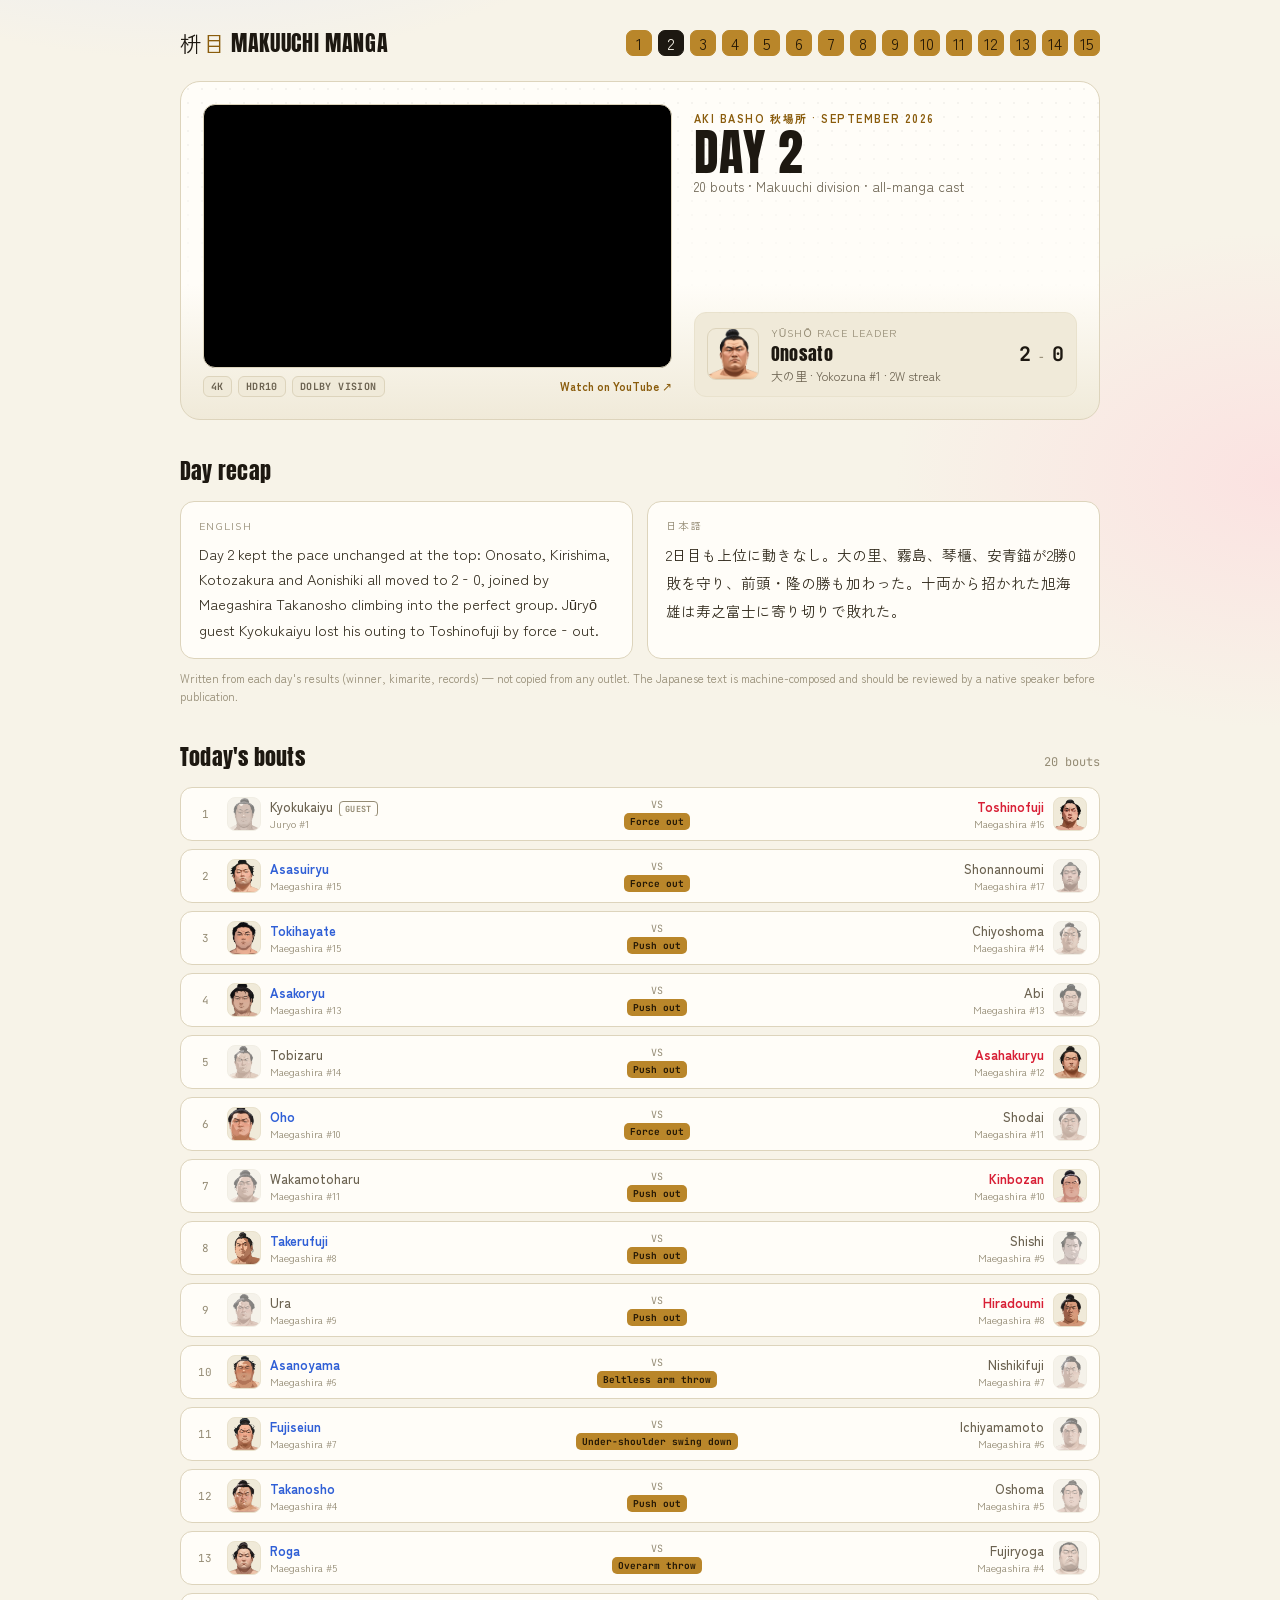
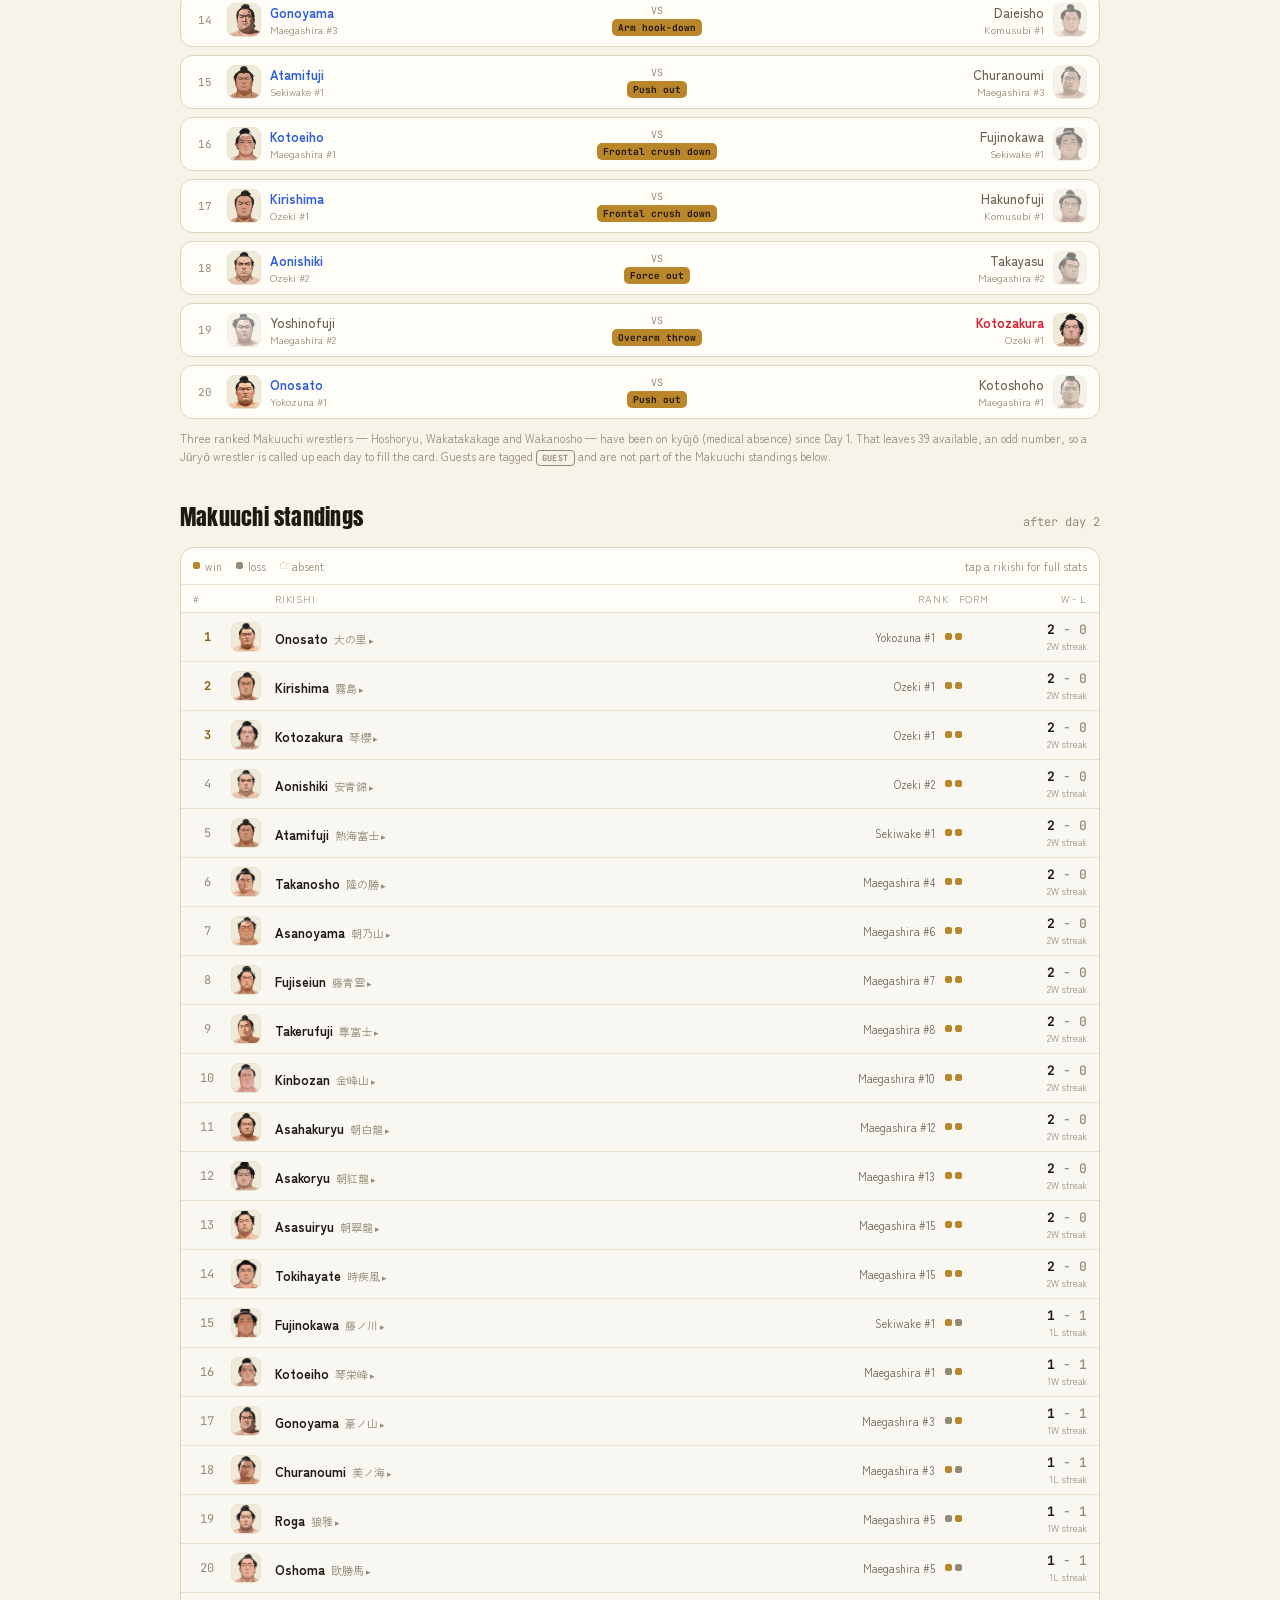
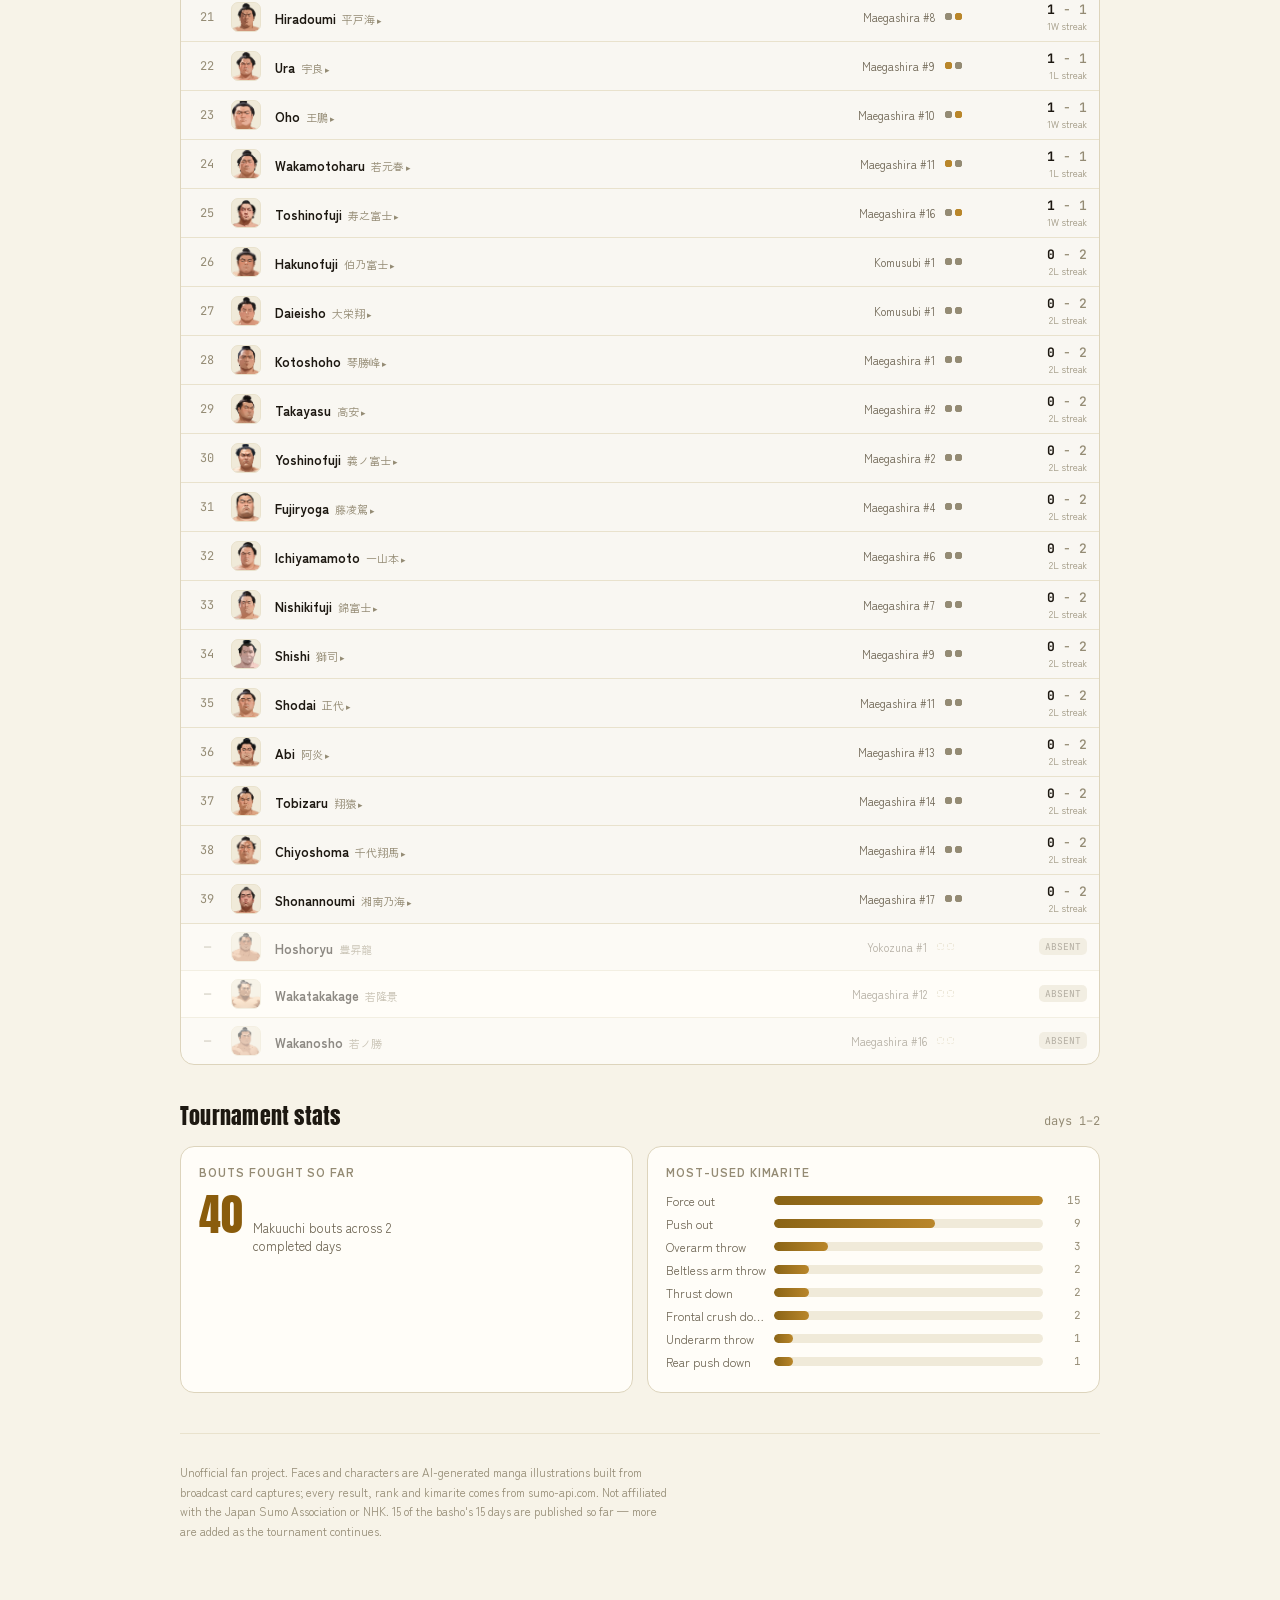
<file: day/2/index.html>
<!doctype html>
<html lang="en">
<head>
<meta charset="utf-8">
<meta name="viewport" content="width=device-width, initial-scale=1">
<title>Day 2 Results — Aki Basho 2026 in Manga Style | Makuuchi Manga</title>
<meta name="description" content="Day 2 kept the pace unchanged at the top: Onosato, Kirishima, Kotozakura and Aonishiki all moved to 2‑0, joined by Maegashira Takanosho climbing into the per...">
<link rel="canonical" href="https://masume.art/day/2/">
<meta property="og:type" content="video.other">
<meta property="og:title" content="Day 2 Results — Aki Basho 2026 in Manga Style | Makuuchi Manga">
<meta property="og:description" content="Day 2 kept the pace unchanged at the top: Onosato, Kirishima, Kotozakura and Aonishiki all moved to 2‑0, joined by Maegashira Takanosho climbing into the per...">
<meta property="og:url" content="https://masume.art/day/2/">
<meta property="og:image" content="https://i.ytimg.com/vi/qc17JCGXjhk/hqdefault.jpg">
<meta property="og:site_name" content="Makuuchi Manga">
<meta name="twitter:card" content="summary_large_image">
<meta name="twitter:title" content="Day 2 Results — Aki Basho 2026 in Manga Style | Makuuchi Manga">
<meta name="twitter:description" content="Day 2 kept the pace unchanged at the top: Onosato, Kirishima, Kotozakura and Aonishiki all moved to 2‑0, joined by Maegashira Takanosho climbing into the per...">
<meta name="twitter:image" content="https://i.ytimg.com/vi/qc17JCGXjhk/hqdefault.jpg">
<link rel="preconnect" href="https://fonts.googleapis.com">
<link rel="preconnect" href="https://fonts.gstatic.com" crossorigin>
<link href="https://fonts.googleapis.com/css2?family=Anton&family=Zen+Kaku+Gothic+New:wght@400;500;700;900&family=JetBrains+Mono:wght@500;700&display=swap" rel="stylesheet">
<link rel="stylesheet" href="/styles.css">
<script type="application/ld+json">{"@context": "https://schema.org", "@type": "WebPage", "name": "Day 2 Results — Aki Basho 2026 in Manga Style | Makuuchi Manga", "description": "Day 2 kept the pace unchanged at the top: Onosato, Kirishima, Kotozakura and Aonishiki all moved to 2‑0, joined by Maegashira Takanosho climbing into the per...", "url": "https://masume.art/day/2/", "inLanguage": ["en", "ja"], "isPartOf": {"@type": "WebSite", "name": "Makuuchi Manga", "url": "https://masume.art"}, "video": {"@type": "VideoObject", "name": "Sumo September 2026 (Aki Basho) Day 2 Results | Makuuchi Standings in Manga Style [4K HDR]", "description": "Day 2 kept the pace unchanged at the top: Onosato, Kirishima, Kotozakura and Aonishiki all moved to 2‑0, joined by Maegashira Takanosho climbing into the per...", "thumbnailUrl": "https://i.ytimg.com/vi/qc17JCGXjhk/hqdefault.jpg", "embedUrl": "https://www.youtube-nocookie.com/embed/qc17JCGXjhk"}}</script>
</head>
<body>
<div class="wrap">

  <div class="topbar">
    <div class="brand">
      <span class="mark">枡<span style="color:var(--gold-text)">目</span> MAKUUCHI MANGA</span>
    </div>
    <nav class="daynav" aria-label="Tournament days"><a class="chip done" href="/day/1/">1</a><a class="chip current" href="/day/2/">2</a><a class="chip done" href="/day/3/">3</a><a class="chip done" href="/day/4/">4</a><a class="chip done" href="/day/5/">5</a><a class="chip done" href="/day/6/">6</a><a class="chip done" href="/day/7/">7</a><a class="chip done" href="/day/8/">8</a><a class="chip done" href="/day/9/">9</a><a class="chip done" href="/day/10/">10</a><a class="chip done" href="/day/11/">11</a><a class="chip done" href="/day/12/">12</a><a class="chip done" href="/day/13/">13</a><a class="chip done" href="/day/14/">14</a><a class="chip done" href="/">15</a></nav>
  </div>

  <div class="hero">
    <div class="hero-video">
      <div class="yt-wrap">
        <iframe src="https://www.youtube-nocookie.com/embed/qc17JCGXjhk"
          title="Day 2 — Aki Basho, Makuuchi standings in manga style" loading="lazy"
          allow="accelerometer; clipboard-write; encrypted-media; gyroscope; picture-in-picture; web-share"
          allowfullscreen referrerpolicy="strict-origin-when-cross-origin"></iframe>
      </div>
      <div class="yt-meta">
        <span class="badge">4K</span>
        <span class="badge">HDR10</span>
        <span class="badge">DOLBY VISION</span>
        <a class="yt-external" href="https://youtu.be/qc17JCGXjhk" target="_blank" rel="noopener">Watch on YouTube ↗</a>
      </div>
    </div>

    <div class="hero-info">
      <div>
        <span class="eyebrow">Aki Basho 秋場所 · September 2026</span>
        <h1>DAY 2</h1>
        <div class="date">20 bouts · Makuuchi division · all-manga cast</div>
      </div>
      <div class="leader-card">
        <img src="/portraits/8850.png" alt="Onosato" width="52" height="52">
        <div>
          <div class="l1">Yūshō race leader</div>
          <div class="l2">Onosato</div>
          <div class="l3">大の里 · Yokozuna #1 · 2W streak</div>
        </div>
        <div class="rec">2<small>&nbsp;-&nbsp;</small>0</div>
      </div>
    </div>
  </div>

  <section>
    <div class="section-head"><h2>Day recap</h2></div>
    <div class="recap">
      <div class="recap-panel en">
        <span class="lang">English</span>
        <p>Day 2 kept the pace unchanged at the top: Onosato, Kirishima, Kotozakura and Aonishiki all moved to 2‑0, joined by Maegashira Takanosho climbing into the perfect group. Jūryō guest Kyokukaiyu lost his outing to Toshinofuji by force‑out.</p>
      </div>
      <div class="recap-panel jp">
        <span class="lang">日本語</span>
        <p>2日目も上位に動きなし。大の里、霧島、琴櫃、安青錨が2勝0敗を守り、前頭・隆の勝も加わった。十両から招かれた旭海雄は寿之富士に寄り切りで敗れた。</p>
      </div>
    </div>
    <p class="recap-note">Written from each day's results (winner, kimarite, records) — not copied from any outlet. The Japanese text is machine-composed and should be reviewed by a native speaker before publication.</p>
  </section>

  <section>
    <div class="section-head"><h2>Today's bouts</h2><span class="count">20 bouts</span></div>
    <div class="bouts">
  <div class="bout">
    <div class="n">1</div>
    <div class="side east loser">
      <img src="/portraits/8855.png" alt="Kyokukaiyu" width="34" height="34" loading="lazy">
      <div class="nm"><div class="name">Kyokukaiyu<span class="guest-badge">GUEST</span></div><div class="rank">Juryo #1</div></div>
    </div>
    <div class="vs">VS<span class="kim">Force out</span></div>
    <div class="side b west ">
      <img src="/portraits/8866.png" alt="Toshinofuji" width="34" height="34" loading="lazy">
      <div class="nm"><div class="name">Toshinofuji</div><div class="rank">Maegashira #16</div></div>
    </div>
  </div>
  <div class="bout">
    <div class="n">2</div>
    <div class="side east ">
      <img src="/portraits/8859.png" alt="Asasuiryu" width="34" height="34" loading="lazy">
      <div class="nm"><div class="name">Asasuiryu</div><div class="rank">Maegashira #15</div></div>
    </div>
    <div class="vs">VS<span class="kim">Force out</span></div>
    <div class="side b west loser">
      <img src="/portraits/49.png" alt="Shonannoumi" width="34" height="34" loading="lazy">
      <div class="nm"><div class="name">Shonannoumi</div><div class="rank">Maegashira #17</div></div>
    </div>
  </div>
  <div class="bout">
    <div class="n">3</div>
    <div class="side east ">
      <img src="/portraits/83.png" alt="Tokihayate" width="34" height="34" loading="lazy">
      <div class="nm"><div class="name">Tokihayate</div><div class="rank">Maegashira #15</div></div>
    </div>
    <div class="vs">VS<span class="kim">Push out</span></div>
    <div class="side b west loser">
      <img src="/portraits/39.png" alt="Chiyoshoma" width="34" height="34" loading="lazy">
      <div class="nm"><div class="name">Chiyoshoma</div><div class="rank">Maegashira #14</div></div>
    </div>
  </div>
  <div class="bout">
    <div class="n">4</div>
    <div class="side east ">
      <img src="/portraits/164.png" alt="Asakoryu" width="34" height="34" loading="lazy">
      <div class="nm"><div class="name">Asakoryu</div><div class="rank">Maegashira #13</div></div>
    </div>
    <div class="vs">VS<span class="kim">Push out</span></div>
    <div class="side b west loser">
      <img src="/portraits/22.png" alt="Abi" width="34" height="34" loading="lazy">
      <div class="nm"><div class="name">Abi</div><div class="rank">Maegashira #13</div></div>
    </div>
  </div>
  <div class="bout">
    <div class="n">5</div>
    <div class="side east loser">
      <img src="/portraits/21.png" alt="Tobizaru" width="34" height="34" loading="lazy">
      <div class="nm"><div class="name">Tobizaru</div><div class="rank">Maegashira #14</div></div>
    </div>
    <div class="vs">VS<span class="kim">Push out</span></div>
    <div class="side b west ">
      <img src="/portraits/607.png" alt="Asahakuryu" width="34" height="34" loading="lazy">
      <div class="nm"><div class="name">Asahakuryu</div><div class="rank">Maegashira #12</div></div>
    </div>
  </div>
  <div class="bout">
    <div class="n">6</div>
    <div class="side east ">
      <img src="/portraits/41.png" alt="Oho" width="34" height="34" loading="lazy">
      <div class="nm"><div class="name">Oho</div><div class="rank">Maegashira #10</div></div>
    </div>
    <div class="vs">VS<span class="kim">Force out</span></div>
    <div class="side b west loser">
      <img src="/portraits/33.png" alt="Shodai" width="34" height="34" loading="lazy">
      <div class="nm"><div class="name">Shodai</div><div class="rank">Maegashira #11</div></div>
    </div>
  </div>
  <div class="bout">
    <div class="n">7</div>
    <div class="side east loser">
      <img src="/portraits/13.png" alt="Wakamotoharu" width="34" height="34" loading="lazy">
      <div class="nm"><div class="name">Wakamotoharu</div><div class="rank">Maegashira #11</div></div>
    </div>
    <div class="vs">VS<span class="kim">Push out</span></div>
    <div class="side b west ">
      <img src="/portraits/50.png" alt="Kinbozan" width="34" height="34" loading="lazy">
      <div class="nm"><div class="name">Kinbozan</div><div class="rank">Maegashira #10</div></div>
    </div>
  </div>
  <div class="bout">
    <div class="n">8</div>
    <div class="side east ">
      <img src="/portraits/5.png" alt="Takerufuji" width="34" height="34" loading="lazy">
      <div class="nm"><div class="name">Takerufuji</div><div class="rank">Maegashira #8</div></div>
    </div>
    <div class="vs">VS<span class="kim">Push out</span></div>
    <div class="side b west loser">
      <img src="/portraits/86.png" alt="Shishi" width="34" height="34" loading="lazy">
      <div class="nm"><div class="name">Shishi</div><div class="rank">Maegashira #9</div></div>
    </div>
  </div>
  <div class="bout">
    <div class="n">9</div>
    <div class="side east loser">
      <img src="/portraits/28.png" alt="Ura" width="34" height="34" loading="lazy">
      <div class="nm"><div class="name">Ura</div><div class="rank">Maegashira #9</div></div>
    </div>
    <div class="vs">VS<span class="kim">Push out</span></div>
    <div class="side b west ">
      <img src="/portraits/24.png" alt="Hiradoumi" width="34" height="34" loading="lazy">
      <div class="nm"><div class="name">Hiradoumi</div><div class="rank">Maegashira #8</div></div>
    </div>
  </div>
  <div class="bout">
    <div class="n">10</div>
    <div class="side east ">
      <img src="/portraits/2.png" alt="Asanoyama" width="34" height="34" loading="lazy">
      <div class="nm"><div class="name">Asanoyama</div><div class="rank">Maegashira #6</div></div>
    </div>
    <div class="vs">VS<span class="kim">Beltless arm throw</span></div>
    <div class="side b west loser">
      <img src="/portraits/40.png" alt="Nishikifuji" width="34" height="34" loading="lazy">
      <div class="nm"><div class="name">Nishikifuji</div><div class="rank">Maegashira #7</div></div>
    </div>
  </div>
  <div class="bout">
    <div class="n">11</div>
    <div class="side east ">
      <img src="/portraits/82.png" alt="Fujiseiun" width="34" height="34" loading="lazy">
      <div class="nm"><div class="name">Fujiseiun</div><div class="rank">Maegashira #7</div></div>
    </div>
    <div class="vs">VS<span class="kim">Under-shoulder swing down</span></div>
    <div class="side b west loser">
      <img src="/portraits/11.png" alt="Ichiyamamoto" width="34" height="34" loading="lazy">
      <div class="nm"><div class="name">Ichiyamamoto</div><div class="rank">Maegashira #6</div></div>
    </div>
  </div>
  <div class="bout">
    <div class="n">12</div>
    <div class="side east ">
      <img src="/portraits/37.png" alt="Takanosho" width="34" height="34" loading="lazy">
      <div class="nm"><div class="name">Takanosho</div><div class="rank">Maegashira #4</div></div>
    </div>
    <div class="vs">VS<span class="kim">Push out</span></div>
    <div class="side b west loser">
      <img src="/portraits/61.png" alt="Oshoma" width="34" height="34" loading="lazy">
      <div class="nm"><div class="name">Oshoma</div><div class="rank">Maegashira #5</div></div>
    </div>
  </div>
  <div class="bout">
    <div class="n">13</div>
    <div class="side east ">
      <img src="/portraits/55.png" alt="Roga" width="34" height="34" loading="lazy">
      <div class="nm"><div class="name">Roga</div><div class="rank">Maegashira #5</div></div>
    </div>
    <div class="vs">VS<span class="kim">Overarm throw</span></div>
    <div class="side b west loser">
      <img src="/portraits/9051.png" alt="Fujiryoga" width="34" height="34" loading="lazy">
      <div class="nm"><div class="name">Fujiryoga</div><div class="rank">Maegashira #4</div></div>
    </div>
  </div>
  <div class="bout">
    <div class="n">14</div>
    <div class="side east ">
      <img src="/portraits/56.png" alt="Gonoyama" width="34" height="34" loading="lazy">
      <div class="nm"><div class="name">Gonoyama</div><div class="rank">Maegashira #3</div></div>
    </div>
    <div class="vs">VS<span class="kim">Arm hook-down</span></div>
    <div class="side b west loser">
      <img src="/portraits/9.png" alt="Daieisho" width="34" height="34" loading="lazy">
      <div class="nm"><div class="name">Daieisho</div><div class="rank">Komusubi #1</div></div>
    </div>
  </div>
  <div class="bout">
    <div class="n">15</div>
    <div class="side east ">
      <img src="/portraits/74.png" alt="Atamifuji" width="34" height="34" loading="lazy">
      <div class="nm"><div class="name">Atamifuji</div><div class="rank">Sekiwake #1</div></div>
    </div>
    <div class="vs">VS<span class="kim">Push out</span></div>
    <div class="side b west loser">
      <img src="/portraits/71.png" alt="Churanoumi" width="34" height="34" loading="lazy">
      <div class="nm"><div class="name">Churanoumi</div><div class="rank">Maegashira #3</div></div>
    </div>
  </div>
  <div class="bout">
    <div class="n">16</div>
    <div class="side east ">
      <img src="/portraits/112.png" alt="Kotoeiho" width="34" height="34" loading="lazy">
      <div class="nm"><div class="name">Kotoeiho</div><div class="rank">Maegashira #1</div></div>
    </div>
    <div class="vs">VS<span class="kim">Frontal crush down</span></div>
    <div class="side b west loser">
      <img src="/portraits/615.png" alt="Fujinokawa" width="34" height="34" loading="lazy">
      <div class="nm"><div class="name">Fujinokawa</div><div class="rank">Sekiwake #1</div></div>
    </div>
  </div>
  <div class="bout">
    <div class="n">17</div>
    <div class="side east ">
      <img src="/portraits/7.png" alt="Kirishima" width="34" height="34" loading="lazy">
      <div class="nm"><div class="name">Kirishima</div><div class="rank">Ozeki #1</div></div>
    </div>
    <div class="vs">VS<span class="kim">Frontal crush down</span></div>
    <div class="side b west loser">
      <img src="/portraits/3.png" alt="Hakunofuji" width="34" height="34" loading="lazy">
      <div class="nm"><div class="name">Hakunofuji</div><div class="rank">Komusubi #1</div></div>
    </div>
  </div>
  <div class="bout">
    <div class="n">18</div>
    <div class="side east ">
      <img src="/portraits/8854.png" alt="Aonishiki" width="34" height="34" loading="lazy">
      <div class="nm"><div class="name">Aonishiki</div><div class="rank">Ozeki #2</div></div>
    </div>
    <div class="vs">VS<span class="kim">Force out</span></div>
    <div class="side b west loser">
      <img src="/portraits/44.png" alt="Takayasu" width="34" height="34" loading="lazy">
      <div class="nm"><div class="name">Takayasu</div><div class="rank">Maegashira #2</div></div>
    </div>
  </div>
  <div class="bout">
    <div class="n">19</div>
    <div class="side east loser">
      <img src="/portraits/8857.png" alt="Yoshinofuji" width="34" height="34" loading="lazy">
      <div class="nm"><div class="name">Yoshinofuji</div><div class="rank">Maegashira #2</div></div>
    </div>
    <div class="vs">VS<span class="kim">Overarm throw</span></div>
    <div class="side b west ">
      <img src="/portraits/20.png" alt="Kotozakura" width="34" height="34" loading="lazy">
      <div class="nm"><div class="name">Kotozakura</div><div class="rank">Ozeki #1</div></div>
    </div>
  </div>
  <div class="bout">
    <div class="n">20</div>
    <div class="side east ">
      <img src="/portraits/8850.png" alt="Onosato" width="34" height="34" loading="lazy">
      <div class="nm"><div class="name">Onosato</div><div class="rank">Yokozuna #1</div></div>
    </div>
    <div class="vs">VS<span class="kim">Push out</span></div>
    <div class="side b west loser">
      <img src="/portraits/8.png" alt="Kotoshoho" width="34" height="34" loading="lazy">
      <div class="nm"><div class="name">Kotoshoho</div><div class="rank">Maegashira #1</div></div>
    </div>
  </div>
    </div>
    <p class="note">Three ranked Makuuchi wrestlers — Hoshoryu, Wakatakakage and Wakanosho — have been on kyūjō (medical absence) since Day 1. That leaves 39 available, an odd number, so a Jūryō wrestler is called up each day to fill the card. Guests are tagged <span class="guest-badge" style="margin-left:0">GUEST</span> and are not part of the Makuuchi standings below.</p>
  </section>

  <section>
    <div class="section-head"><h2>Makuuchi standings</h2><span class="count">after day 2</span></div>
    <div class="standings">
      <div class="standings-legend">
        <span class="lg"><span class="dot" style="background:var(--gold);border:1px solid var(--gold)"></span>win</span>
        <span class="lg"><span class="dot" style="background:var(--ink-faint);border:1px solid var(--ink-faint)"></span>loss</span>
        <span class="lg"><span class="dot" style="border:1px dashed var(--line)"></span>absent</span>
        <span style="margin-left:auto">tap a rikishi for full stats</span>
      </div>
      <div class="shead"><span>#</span><span>·</span><span>Rikishi</span><span class="srank-h">Rank</span><span>Form</span><span style="text-align:right">W&#8209;L</span></div>
  <div class="srow top" data-detail="d2-8850">
    <div class="spos">1</div>
    <img src="/portraits/8850.png" alt="Onosato" width="30" height="30" loading="lazy">
    <div class="sname"><span class="name">Onosato</span><span class="jp">大の里</span><span class="chev">▸</span></div>
    <div class="srank">Yokozuna #1</div>
    <div class="formdots"><span class="w" title="Day 1: won"></span><span class="w" title="Day 2: won"></span></div>
    <div class="srec-wrap"><div class="srec">2<span class="l"> - 0</span></div><span class="sstreak">2W streak</span></div>
  </div>
  <div class="sdetail" id="d2-8850" hidden>
    <div class="sdetail-grid">
      <div>
        <h4>Fighting style this basho (wins by technique family)</h4>
        <div class="style-bar"><i class="oshi" style="width:50.0%" title="Push / thrust (oshi-zumo): 1"></i><i class="other" style="width:50.0%" title="Other (trips, twists, hand techniques): 1"></i></div><div class="style-legend"><span><b class="oshi"></b>Push / thrust · 1</span><span><b class="other"></b>Other · 1</span></div>
        <p class="bw-line"><b>Onosato</b>'s best win this basho: beat <b>Daieisho</b> (Komusubi #1) on Day 1.</p>
      </div>
      <div>
        <h4>Physical profile vs. the Makuuchi field</h4>
        <div class="range">
    <div class="rlabel"><span>Height</span><b>190cm</b></div>
    <div class="range-track"><span class="avgtick" style="left:51.4%" title="Makuuchi average: 184.3cm"></span>
      <span class="me" style="left:77.3%"></span></div>
    <div class="rends"><span>173cm</span><span>field avg 184.3cm</span><span>195cm</span></div>
  </div>
        <div class="range">
    <div class="rlabel"><span>Weight</span><b>188kg</b></div>
    <div class="range-track"><span class="avgtick" style="left:48.5%" title="Makuuchi average: 157.8kg"></span>
      <span class="me" style="left:87.2%"></span></div>
    <div class="rends"><span>120kg</span><span>field avg 157.8kg</span><span>198kg</span></div>
  </div>
        <div class="range">
    <div class="rlabel"><span>Age</span><b>26 yo</b></div>
    <div class="range-track"><span class="avgtick" style="left:49.3%" title="Makuuchi average: 28.4 yo"></span>
      <span class="me" style="left:33.3%"></span></div>
    <div class="rends"><span>21 yo</span><span>field avg 28.4 yo</span><span>36 yo</span></div>
  </div>
      </div>
    </div>
  </div>
  <div class="srow top" data-detail="d2-7">
    <div class="spos">2</div>
    <img src="/portraits/7.png" alt="Kirishima" width="30" height="30" loading="lazy">
    <div class="sname"><span class="name">Kirishima</span><span class="jp">霧島</span><span class="chev">▸</span></div>
    <div class="srank">Ozeki #1</div>
    <div class="formdots"><span class="w" title="Day 1: won"></span><span class="w" title="Day 2: won"></span></div>
    <div class="srec-wrap"><div class="srec">2<span class="l"> - 0</span></div><span class="sstreak">2W streak</span></div>
  </div>
  <div class="sdetail" id="d2-7" hidden>
    <div class="sdetail-grid">
      <div>
        <h4>Fighting style this basho (wins by technique family)</h4>
        <div class="style-bar"><i class="yotsu" style="width:100.0%" title="Grappling / belt (yotsu-zumo): 2"></i></div><div class="style-legend"><span><b class="yotsu"></b>Grappling / belt · 2</span></div>
        <p class="bw-line"><b>Kirishima</b>'s best win this basho: beat <b>Hakunofuji</b> (Komusubi #1) on Day 2.</p>
      </div>
      <div>
        <h4>Physical profile vs. the Makuuchi field</h4>
        <div class="range">
    <div class="rlabel"><span>Height</span><b>186cm</b></div>
    <div class="range-track"><span class="avgtick" style="left:51.4%" title="Makuuchi average: 184.3cm"></span>
      <span class="me" style="left:59.1%"></span></div>
    <div class="rends"><span>173cm</span><span>field avg 184.3cm</span><span>195cm</span></div>
  </div>
        <div class="range">
    <div class="rlabel"><span>Weight</span><b>150kg</b></div>
    <div class="range-track"><span class="avgtick" style="left:48.5%" title="Makuuchi average: 157.8kg"></span>
      <span class="me" style="left:38.5%"></span></div>
    <div class="rends"><span>120kg</span><span>field avg 157.8kg</span><span>198kg</span></div>
  </div>
        <div class="range">
    <div class="rlabel"><span>Age</span><b>30 yo</b></div>
    <div class="range-track"><span class="avgtick" style="left:49.3%" title="Makuuchi average: 28.4 yo"></span>
      <span class="me" style="left:60.0%"></span></div>
    <div class="rends"><span>21 yo</span><span>field avg 28.4 yo</span><span>36 yo</span></div>
  </div>
      </div>
    </div>
  </div>
  <div class="srow top" data-detail="d2-20">
    <div class="spos">3</div>
    <img src="/portraits/20.png" alt="Kotozakura" width="30" height="30" loading="lazy">
    <div class="sname"><span class="name">Kotozakura</span><span class="jp">琴櫻</span><span class="chev">▸</span></div>
    <div class="srank">Ozeki #1</div>
    <div class="formdots"><span class="w" title="Day 1: won"></span><span class="w" title="Day 2: won"></span></div>
    <div class="srec-wrap"><div class="srec">2<span class="l"> - 0</span></div><span class="sstreak">2W streak</span></div>
  </div>
  <div class="sdetail" id="d2-20" hidden>
    <div class="sdetail-grid">
      <div>
        <h4>Fighting style this basho (wins by technique family)</h4>
        <div class="style-bar"><i class="yotsu" style="width:100.0%" title="Grappling / belt (yotsu-zumo): 2"></i></div><div class="style-legend"><span><b class="yotsu"></b>Grappling / belt · 2</span></div>
        <p class="bw-line"><b>Kotozakura</b>'s best win this basho: beat <b>Takayasu</b> (Maegashira #2) on Day 1.</p>
      </div>
      <div>
        <h4>Physical profile vs. the Makuuchi field</h4>
        <div class="range">
    <div class="rlabel"><span>Height</span><b>189cm</b></div>
    <div class="range-track"><span class="avgtick" style="left:51.4%" title="Makuuchi average: 184.3cm"></span>
      <span class="me" style="left:72.7%"></span></div>
    <div class="rends"><span>173cm</span><span>field avg 184.3cm</span><span>195cm</span></div>
  </div>
        <div class="range">
    <div class="rlabel"><span>Weight</span><b>177kg</b></div>
    <div class="range-track"><span class="avgtick" style="left:48.5%" title="Makuuchi average: 157.8kg"></span>
      <span class="me" style="left:73.1%"></span></div>
    <div class="rends"><span>120kg</span><span>field avg 157.8kg</span><span>198kg</span></div>
  </div>
        <div class="range">
    <div class="rlabel"><span>Age</span><b>28 yo</b></div>
    <div class="range-track"><span class="avgtick" style="left:49.3%" title="Makuuchi average: 28.4 yo"></span>
      <span class="me" style="left:46.7%"></span></div>
    <div class="rends"><span>21 yo</span><span>field avg 28.4 yo</span><span>36 yo</span></div>
  </div>
      </div>
    </div>
  </div>
  <div class="srow" data-detail="d2-8854">
    <div class="spos">4</div>
    <img src="/portraits/8854.png" alt="Aonishiki" width="30" height="30" loading="lazy">
    <div class="sname"><span class="name">Aonishiki</span><span class="jp">安青錦</span><span class="chev">▸</span></div>
    <div class="srank">Ozeki #2</div>
    <div class="formdots"><span class="w" title="Day 1: won"></span><span class="w" title="Day 2: won"></span></div>
    <div class="srec-wrap"><div class="srec">2<span class="l"> - 0</span></div><span class="sstreak">2W streak</span></div>
  </div>
  <div class="sdetail" id="d2-8854" hidden>
    <div class="sdetail-grid">
      <div>
        <h4>Fighting style this basho (wins by technique family)</h4>
        <div class="style-bar"><i class="yotsu" style="width:100.0%" title="Grappling / belt (yotsu-zumo): 2"></i></div><div class="style-legend"><span><b class="yotsu"></b>Grappling / belt · 2</span></div>
        <p class="bw-line"><b>Aonishiki</b>'s best win this basho: beat <b>Kotoeiho</b> (Maegashira #1) on Day 1.</p>
      </div>
      <div>
        <h4>Physical profile vs. the Makuuchi field</h4>
        <div class="range">
    <div class="rlabel"><span>Height</span><b>182cm</b></div>
    <div class="range-track"><span class="avgtick" style="left:51.4%" title="Makuuchi average: 184.3cm"></span>
      <span class="me" style="left:40.9%"></span></div>
    <div class="rends"><span>173cm</span><span>field avg 184.3cm</span><span>195cm</span></div>
  </div>
        <div class="range">
    <div class="rlabel"><span>Weight</span><b>142kg</b></div>
    <div class="range-track"><span class="avgtick" style="left:48.5%" title="Makuuchi average: 157.8kg"></span>
      <span class="me" style="left:28.2%"></span></div>
    <div class="rends"><span>120kg</span><span>field avg 157.8kg</span><span>198kg</span></div>
  </div>
        <div class="range">
    <div class="rlabel"><span>Age</span><b>22 yo</b></div>
    <div class="range-track"><span class="avgtick" style="left:49.3%" title="Makuuchi average: 28.4 yo"></span>
      <span class="me" style="left:6.7%"></span></div>
    <div class="rends"><span>21 yo</span><span>field avg 28.4 yo</span><span>36 yo</span></div>
  </div>
      </div>
    </div>
  </div>
  <div class="srow" data-detail="d2-74">
    <div class="spos">5</div>
    <img src="/portraits/74.png" alt="Atamifuji" width="30" height="30" loading="lazy">
    <div class="sname"><span class="name">Atamifuji</span><span class="jp">熱海富士</span><span class="chev">▸</span></div>
    <div class="srank">Sekiwake #1</div>
    <div class="formdots"><span class="w" title="Day 1: won"></span><span class="w" title="Day 2: won"></span></div>
    <div class="srec-wrap"><div class="srec">2<span class="l"> - 0</span></div><span class="sstreak">2W streak</span></div>
  </div>
  <div class="sdetail" id="d2-74" hidden>
    <div class="sdetail-grid">
      <div>
        <h4>Fighting style this basho (wins by technique family)</h4>
        <div class="style-bar"><i class="oshi" style="width:50.0%" title="Push / thrust (oshi-zumo): 1"></i><i class="yotsu" style="width:50.0%" title="Grappling / belt (yotsu-zumo): 1"></i></div><div class="style-legend"><span><b class="oshi"></b>Push / thrust · 1</span><span><b class="yotsu"></b>Grappling / belt · 1</span></div>
        <p class="bw-line"><b>Atamifuji</b>'s best win this basho: beat <b>Gonoyama</b> (Maegashira #3) on Day 1.</p>
      </div>
      <div>
        <h4>Physical profile vs. the Makuuchi field</h4>
        <div class="range">
    <div class="rlabel"><span>Height</span><b>185cm</b></div>
    <div class="range-track"><span class="avgtick" style="left:51.4%" title="Makuuchi average: 184.3cm"></span>
      <span class="me" style="left:54.5%"></span></div>
    <div class="rends"><span>173cm</span><span>field avg 184.3cm</span><span>195cm</span></div>
  </div>
        <div class="range">
    <div class="rlabel"><span>Weight</span><b>198kg</b></div>
    <div class="range-track"><span class="avgtick" style="left:48.5%" title="Makuuchi average: 157.8kg"></span>
      <span class="me" style="left:98.0%"></span></div>
    <div class="rends"><span>120kg</span><span>field avg 157.8kg</span><span>198kg</span></div>
  </div>
        <div class="range">
    <div class="rlabel"><span>Age</span><b>24 yo</b></div>
    <div class="range-track"><span class="avgtick" style="left:49.3%" title="Makuuchi average: 28.4 yo"></span>
      <span class="me" style="left:20.0%"></span></div>
    <div class="rends"><span>21 yo</span><span>field avg 28.4 yo</span><span>36 yo</span></div>
  </div>
      </div>
    </div>
  </div>
  <div class="srow" data-detail="d2-37">
    <div class="spos">6</div>
    <img src="/portraits/37.png" alt="Takanosho" width="30" height="30" loading="lazy">
    <div class="sname"><span class="name">Takanosho</span><span class="jp">隆の勝</span><span class="chev">▸</span></div>
    <div class="srank">Maegashira #4</div>
    <div class="formdots"><span class="w" title="Day 1: won"></span><span class="w" title="Day 2: won"></span></div>
    <div class="srec-wrap"><div class="srec">2<span class="l"> - 0</span></div><span class="sstreak">2W streak</span></div>
  </div>
  <div class="sdetail" id="d2-37" hidden>
    <div class="sdetail-grid">
      <div>
        <h4>Fighting style this basho (wins by technique family)</h4>
        <div class="style-bar"><i class="oshi" style="width:50.0%" title="Push / thrust (oshi-zumo): 1"></i><i class="other" style="width:50.0%" title="Other (trips, twists, hand techniques): 1"></i></div><div class="style-legend"><span><b class="oshi"></b>Push / thrust · 1</span><span><b class="other"></b>Other · 1</span></div>
        <p class="bw-line"><b>Takanosho</b>'s best win this basho: beat <b>Fujiryoga</b> (Maegashira #4) on Day 1.</p>
      </div>
      <div>
        <h4>Physical profile vs. the Makuuchi field</h4>
        <div class="range">
    <div class="rlabel"><span>Height</span><b>184cm</b></div>
    <div class="range-track"><span class="avgtick" style="left:51.4%" title="Makuuchi average: 184.3cm"></span>
      <span class="me" style="left:50.0%"></span></div>
    <div class="rends"><span>173cm</span><span>field avg 184.3cm</span><span>195cm</span></div>
  </div>
        <div class="range">
    <div class="rlabel"><span>Weight</span><b>176kg</b></div>
    <div class="range-track"><span class="avgtick" style="left:48.5%" title="Makuuchi average: 157.8kg"></span>
      <span class="me" style="left:71.8%"></span></div>
    <div class="rends"><span>120kg</span><span>field avg 157.8kg</span><span>198kg</span></div>
  </div>
        <div class="range">
    <div class="rlabel"><span>Age</span><b>31 yo</b></div>
    <div class="range-track"><span class="avgtick" style="left:49.3%" title="Makuuchi average: 28.4 yo"></span>
      <span class="me" style="left:66.7%"></span></div>
    <div class="rends"><span>21 yo</span><span>field avg 28.4 yo</span><span>36 yo</span></div>
  </div>
      </div>
    </div>
  </div>
  <div class="srow" data-detail="d2-2">
    <div class="spos">7</div>
    <img src="/portraits/2.png" alt="Asanoyama" width="30" height="30" loading="lazy">
    <div class="sname"><span class="name">Asanoyama</span><span class="jp">朝乃山</span><span class="chev">▸</span></div>
    <div class="srank">Maegashira #6</div>
    <div class="formdots"><span class="w" title="Day 1: won"></span><span class="w" title="Day 2: won"></span></div>
    <div class="srec-wrap"><div class="srec">2<span class="l"> - 0</span></div><span class="sstreak">2W streak</span></div>
  </div>
  <div class="sdetail" id="d2-2" hidden>
    <div class="sdetail-grid">
      <div>
        <h4>Fighting style this basho (wins by technique family)</h4>
        <div class="style-bar"><i class="yotsu" style="width:100.0%" title="Grappling / belt (yotsu-zumo): 2"></i></div><div class="style-legend"><span><b class="yotsu"></b>Grappling / belt · 2</span></div>
        <p class="bw-line"><b>Asanoyama</b>'s best win this basho: beat <b>Ichiyamamoto</b> (Maegashira #6) on Day 1.</p>
      </div>
      <div>
        <h4>Physical profile vs. the Makuuchi field</h4>
        <div class="range">
    <div class="rlabel"><span>Height</span><b>188cm</b></div>
    <div class="range-track"><span class="avgtick" style="left:51.4%" title="Makuuchi average: 184.3cm"></span>
      <span class="me" style="left:68.2%"></span></div>
    <div class="rends"><span>173cm</span><span>field avg 184.3cm</span><span>195cm</span></div>
  </div>
        <div class="range">
    <div class="rlabel"><span>Weight</span><b>172kg</b></div>
    <div class="range-track"><span class="avgtick" style="left:48.5%" title="Makuuchi average: 157.8kg"></span>
      <span class="me" style="left:66.7%"></span></div>
    <div class="rends"><span>120kg</span><span>field avg 157.8kg</span><span>198kg</span></div>
  </div>
        <div class="range">
    <div class="rlabel"><span>Age</span><b>32 yo</b></div>
    <div class="range-track"><span class="avgtick" style="left:49.3%" title="Makuuchi average: 28.4 yo"></span>
      <span class="me" style="left:73.3%"></span></div>
    <div class="rends"><span>21 yo</span><span>field avg 28.4 yo</span><span>36 yo</span></div>
  </div>
      </div>
    </div>
  </div>
  <div class="srow" data-detail="d2-82">
    <div class="spos">8</div>
    <img src="/portraits/82.png" alt="Fujiseiun" width="30" height="30" loading="lazy">
    <div class="sname"><span class="name">Fujiseiun</span><span class="jp">藤青雲</span><span class="chev">▸</span></div>
    <div class="srank">Maegashira #7</div>
    <div class="formdots"><span class="w" title="Day 1: won"></span><span class="w" title="Day 2: won"></span></div>
    <div class="srec-wrap"><div class="srec">2<span class="l"> - 0</span></div><span class="sstreak">2W streak</span></div>
  </div>
  <div class="sdetail" id="d2-82" hidden>
    <div class="sdetail-grid">
      <div>
        <h4>Fighting style this basho (wins by technique family)</h4>
        <div class="style-bar"><i class="yotsu" style="width:50.0%" title="Grappling / belt (yotsu-zumo): 1"></i><i class="other" style="width:50.0%" title="Other (trips, twists, hand techniques): 1"></i></div><div class="style-legend"><span><b class="yotsu"></b>Grappling / belt · 1</span><span><b class="other"></b>Other · 1</span></div>
        <p class="bw-line"><b>Fujiseiun</b>'s best win this basho: beat <b>Ichiyamamoto</b> (Maegashira #6) on Day 2.</p>
      </div>
      <div>
        <h4>Physical profile vs. the Makuuchi field</h4>
        <div class="range">
    <div class="rlabel"><span>Height</span><b>185cm</b></div>
    <div class="range-track"><span class="avgtick" style="left:51.4%" title="Makuuchi average: 184.3cm"></span>
      <span class="me" style="left:54.5%"></span></div>
    <div class="rends"><span>173cm</span><span>field avg 184.3cm</span><span>195cm</span></div>
  </div>
        <div class="range">
    <div class="rlabel"><span>Weight</span><b>149kg</b></div>
    <div class="range-track"><span class="avgtick" style="left:48.5%" title="Makuuchi average: 157.8kg"></span>
      <span class="me" style="left:37.2%"></span></div>
    <div class="rends"><span>120kg</span><span>field avg 157.8kg</span><span>198kg</span></div>
  </div>
        <div class="range">
    <div class="rlabel"><span>Age</span><b>28 yo</b></div>
    <div class="range-track"><span class="avgtick" style="left:49.3%" title="Makuuchi average: 28.4 yo"></span>
      <span class="me" style="left:46.7%"></span></div>
    <div class="rends"><span>21 yo</span><span>field avg 28.4 yo</span><span>36 yo</span></div>
  </div>
      </div>
    </div>
  </div>
  <div class="srow" data-detail="d2-5">
    <div class="spos">9</div>
    <img src="/portraits/5.png" alt="Takerufuji" width="30" height="30" loading="lazy">
    <div class="sname"><span class="name">Takerufuji</span><span class="jp">尊富士</span><span class="chev">▸</span></div>
    <div class="srank">Maegashira #8</div>
    <div class="formdots"><span class="w" title="Day 1: won"></span><span class="w" title="Day 2: won"></span></div>
    <div class="srec-wrap"><div class="srec">2<span class="l"> - 0</span></div><span class="sstreak">2W streak</span></div>
  </div>
  <div class="sdetail" id="d2-5" hidden>
    <div class="sdetail-grid">
      <div>
        <h4>Fighting style this basho (wins by technique family)</h4>
        <div class="style-bar"><i class="oshi" style="width:100.0%" title="Push / thrust (oshi-zumo): 2"></i></div><div class="style-legend"><span><b class="oshi"></b>Push / thrust · 2</span></div>
        <p class="bw-line"><b>Takerufuji</b>'s best win this basho: beat <b>Hiradoumi</b> (Maegashira #8) on Day 1.</p>
      </div>
      <div>
        <h4>Physical profile vs. the Makuuchi field</h4>
        <div class="range">
    <div class="rlabel"><span>Height</span><b>186cm</b></div>
    <div class="range-track"><span class="avgtick" style="left:51.4%" title="Makuuchi average: 184.3cm"></span>
      <span class="me" style="left:59.1%"></span></div>
    <div class="rends"><span>173cm</span><span>field avg 184.3cm</span><span>195cm</span></div>
  </div>
        <div class="range">
    <div class="rlabel"><span>Weight</span><b>149kg</b></div>
    <div class="range-track"><span class="avgtick" style="left:48.5%" title="Makuuchi average: 157.8kg"></span>
      <span class="me" style="left:37.2%"></span></div>
    <div class="rends"><span>120kg</span><span>field avg 157.8kg</span><span>198kg</span></div>
  </div>
        <div class="range">
    <div class="rlabel"><span>Age</span><b>27 yo</b></div>
    <div class="range-track"><span class="avgtick" style="left:49.3%" title="Makuuchi average: 28.4 yo"></span>
      <span class="me" style="left:40.0%"></span></div>
    <div class="rends"><span>21 yo</span><span>field avg 28.4 yo</span><span>36 yo</span></div>
  </div>
      </div>
    </div>
  </div>
  <div class="srow" data-detail="d2-50">
    <div class="spos">10</div>
    <img src="/portraits/50.png" alt="Kinbozan" width="30" height="30" loading="lazy">
    <div class="sname"><span class="name">Kinbozan</span><span class="jp">金峰山</span><span class="chev">▸</span></div>
    <div class="srank">Maegashira #10</div>
    <div class="formdots"><span class="w" title="Day 1: won"></span><span class="w" title="Day 2: won"></span></div>
    <div class="srec-wrap"><div class="srec">2<span class="l"> - 0</span></div><span class="sstreak">2W streak</span></div>
  </div>
  <div class="sdetail" id="d2-50" hidden>
    <div class="sdetail-grid">
      <div>
        <h4>Fighting style this basho (wins by technique family)</h4>
        <div class="style-bar"><i class="oshi" style="width:50.0%" title="Push / thrust (oshi-zumo): 1"></i><i class="yotsu" style="width:50.0%" title="Grappling / belt (yotsu-zumo): 1"></i></div><div class="style-legend"><span><b class="oshi"></b>Push / thrust · 1</span><span><b class="yotsu"></b>Grappling / belt · 1</span></div>
        <p class="bw-line"><b>Kinbozan</b>'s best win this basho: beat <b>Oho</b> (Maegashira #10) on Day 1.</p>
      </div>
      <div>
        <h4>Physical profile vs. the Makuuchi field</h4>
        <div class="range">
    <div class="rlabel"><span>Height</span><b>194cm</b></div>
    <div class="range-track"><span class="avgtick" style="left:51.4%" title="Makuuchi average: 184.3cm"></span>
      <span class="me" style="left:95.5%"></span></div>
    <div class="rends"><span>173cm</span><span>field avg 184.3cm</span><span>195cm</span></div>
  </div>
        <div class="range">
    <div class="rlabel"><span>Weight</span><b>181kg</b></div>
    <div class="range-track"><span class="avgtick" style="left:48.5%" title="Makuuchi average: 157.8kg"></span>
      <span class="me" style="left:78.2%"></span></div>
    <div class="rends"><span>120kg</span><span>field avg 157.8kg</span><span>198kg</span></div>
  </div>
        <div class="range">
    <div class="rlabel"><span>Age</span><b>29 yo</b></div>
    <div class="range-track"><span class="avgtick" style="left:49.3%" title="Makuuchi average: 28.4 yo"></span>
      <span class="me" style="left:53.3%"></span></div>
    <div class="rends"><span>21 yo</span><span>field avg 28.4 yo</span><span>36 yo</span></div>
  </div>
      </div>
    </div>
  </div>
  <div class="srow" data-detail="d2-607">
    <div class="spos">11</div>
    <img src="/portraits/607.png" alt="Asahakuryu" width="30" height="30" loading="lazy">
    <div class="sname"><span class="name">Asahakuryu</span><span class="jp">朝白龍</span><span class="chev">▸</span></div>
    <div class="srank">Maegashira #12</div>
    <div class="formdots"><span class="w" title="Day 1: won"></span><span class="w" title="Day 2: won"></span></div>
    <div class="srec-wrap"><div class="srec">2<span class="l"> - 0</span></div><span class="sstreak">2W streak</span></div>
  </div>
  <div class="sdetail" id="d2-607" hidden>
    <div class="sdetail-grid">
      <div>
        <h4>Fighting style this basho (wins by technique family)</h4>
        <div class="style-bar"><i class="oshi" style="width:100.0%" title="Push / thrust (oshi-zumo): 2"></i></div><div class="style-legend"><span><b class="oshi"></b>Push / thrust · 2</span></div>
        <p class="bw-line"><b>Asahakuryu</b>'s best win this basho: beat <b>Abi</b> (Maegashira #13) on Day 1.</p>
      </div>
      <div>
        <h4>Physical profile vs. the Makuuchi field</h4>
        <div class="range">
    <div class="rlabel"><span>Height</span><b>185cm</b></div>
    <div class="range-track"><span class="avgtick" style="left:51.4%" title="Makuuchi average: 184.3cm"></span>
      <span class="me" style="left:54.5%"></span></div>
    <div class="rends"><span>173cm</span><span>field avg 184.3cm</span><span>195cm</span></div>
  </div>
        <div class="range">
    <div class="rlabel"><span>Weight</span><b>157kg</b></div>
    <div class="range-track"><span class="avgtick" style="left:48.5%" title="Makuuchi average: 157.8kg"></span>
      <span class="me" style="left:47.4%"></span></div>
    <div class="rends"><span>120kg</span><span>field avg 157.8kg</span><span>198kg</span></div>
  </div>
        <div class="range">
    <div class="rlabel"><span>Age</span><b>27 yo</b></div>
    <div class="range-track"><span class="avgtick" style="left:49.3%" title="Makuuchi average: 28.4 yo"></span>
      <span class="me" style="left:40.0%"></span></div>
    <div class="rends"><span>21 yo</span><span>field avg 28.4 yo</span><span>36 yo</span></div>
  </div>
      </div>
    </div>
  </div>
  <div class="srow" data-detail="d2-164">
    <div class="spos">12</div>
    <img src="/portraits/164.png" alt="Asakoryu" width="30" height="30" loading="lazy">
    <div class="sname"><span class="name">Asakoryu</span><span class="jp">朝紅龍</span><span class="chev">▸</span></div>
    <div class="srank">Maegashira #13</div>
    <div class="formdots"><span class="w" title="Day 1: won"></span><span class="w" title="Day 2: won"></span></div>
    <div class="srec-wrap"><div class="srec">2<span class="l"> - 0</span></div><span class="sstreak">2W streak</span></div>
  </div>
  <div class="sdetail" id="d2-164" hidden>
    <div class="sdetail-grid">
      <div>
        <h4>Fighting style this basho (wins by technique family)</h4>
        <div class="style-bar"><i class="oshi" style="width:50.0%" title="Push / thrust (oshi-zumo): 1"></i><i class="yotsu" style="width:50.0%" title="Grappling / belt (yotsu-zumo): 1"></i></div><div class="style-legend"><span><b class="oshi"></b>Push / thrust · 1</span><span><b class="yotsu"></b>Grappling / belt · 1</span></div>
        <p class="bw-line"><b>Asakoryu</b>'s best win this basho: beat <b>Abi</b> (Maegashira #13) on Day 2.</p>
      </div>
      <div>
        <h4>Physical profile vs. the Makuuchi field</h4>
        <div class="range">
    <div class="rlabel"><span>Height</span><b>178cm</b></div>
    <div class="range-track"><span class="avgtick" style="left:51.4%" title="Makuuchi average: 184.3cm"></span>
      <span class="me" style="left:22.7%"></span></div>
    <div class="rends"><span>173cm</span><span>field avg 184.3cm</span><span>195cm</span></div>
  </div>
        <div class="range">
    <div class="rlabel"><span>Weight</span><b>122kg</b></div>
    <div class="range-track"><span class="avgtick" style="left:48.5%" title="Makuuchi average: 157.8kg"></span>
      <span class="me" style="left:2.6%"></span></div>
    <div class="rends"><span>120kg</span><span>field avg 157.8kg</span><span>198kg</span></div>
  </div>
        <div class="range">
    <div class="rlabel"><span>Age</span><b>27 yo</b></div>
    <div class="range-track"><span class="avgtick" style="left:49.3%" title="Makuuchi average: 28.4 yo"></span>
      <span class="me" style="left:40.0%"></span></div>
    <div class="rends"><span>21 yo</span><span>field avg 28.4 yo</span><span>36 yo</span></div>
  </div>
      </div>
    </div>
  </div>
  <div class="srow" data-detail="d2-8859">
    <div class="spos">13</div>
    <img src="/portraits/8859.png" alt="Asasuiryu" width="30" height="30" loading="lazy">
    <div class="sname"><span class="name">Asasuiryu</span><span class="jp">朝翠龍</span><span class="chev">▸</span></div>
    <div class="srank">Maegashira #15</div>
    <div class="formdots"><span class="w" title="Day 1: won"></span><span class="w" title="Day 2: won"></span></div>
    <div class="srec-wrap"><div class="srec">2<span class="l"> - 0</span></div><span class="sstreak">2W streak</span></div>
  </div>
  <div class="sdetail" id="d2-8859" hidden>
    <div class="sdetail-grid">
      <div>
        <h4>Fighting style this basho (wins by technique family)</h4>
        <div class="style-bar"><i class="yotsu" style="width:100.0%" title="Grappling / belt (yotsu-zumo): 2"></i></div><div class="style-legend"><span><b class="yotsu"></b>Grappling / belt · 2</span></div>
        <p class="bw-line"><b>Asasuiryu</b>'s best win this basho: beat <b>Chiyoshoma</b> (Maegashira #14) on Day 1.</p>
      </div>
      <div>
        <h4>Physical profile vs. the Makuuchi field</h4>
        <div class="range">
    <div class="rlabel"><span>Height</span><b>175cm</b></div>
    <div class="range-track"><span class="avgtick" style="left:51.4%" title="Makuuchi average: 184.3cm"></span>
      <span class="me" style="left:9.1%"></span></div>
    <div class="rends"><span>173cm</span><span>field avg 184.3cm</span><span>195cm</span></div>
  </div>
        <div class="range">
    <div class="rlabel"><span>Weight</span><b>120kg</b></div>
    <div class="range-track"><span class="avgtick" style="left:48.5%" title="Makuuchi average: 157.8kg"></span>
      <span class="me" style="left:2.0%"></span></div>
    <div class="rends"><span>120kg</span><span>field avg 157.8kg</span><span>198kg</span></div>
  </div>
        <div class="range">
    <div class="rlabel"><span>Age</span><b>26 yo</b></div>
    <div class="range-track"><span class="avgtick" style="left:49.3%" title="Makuuchi average: 28.4 yo"></span>
      <span class="me" style="left:33.3%"></span></div>
    <div class="rends"><span>21 yo</span><span>field avg 28.4 yo</span><span>36 yo</span></div>
  </div>
      </div>
    </div>
  </div>
  <div class="srow" data-detail="d2-83">
    <div class="spos">14</div>
    <img src="/portraits/83.png" alt="Tokihayate" width="30" height="30" loading="lazy">
    <div class="sname"><span class="name">Tokihayate</span><span class="jp">時疾風</span><span class="chev">▸</span></div>
    <div class="srank">Maegashira #15</div>
    <div class="formdots"><span class="w" title="Day 1: won"></span><span class="w" title="Day 2: won"></span></div>
    <div class="srec-wrap"><div class="srec">2<span class="l"> - 0</span></div><span class="sstreak">2W streak</span></div>
  </div>
  <div class="sdetail" id="d2-83" hidden>
    <div class="sdetail-grid">
      <div>
        <h4>Fighting style this basho (wins by technique family)</h4>
        <div class="style-bar"><i class="oshi" style="width:50.0%" title="Push / thrust (oshi-zumo): 1"></i><i class="yotsu" style="width:50.0%" title="Grappling / belt (yotsu-zumo): 1"></i></div><div class="style-legend"><span><b class="oshi"></b>Push / thrust · 1</span><span><b class="yotsu"></b>Grappling / belt · 1</span></div>
        <p class="bw-line"><b>Tokihayate</b>'s best win this basho: beat <b>Chiyoshoma</b> (Maegashira #14) on Day 2.</p>
      </div>
      <div>
        <h4>Physical profile vs. the Makuuchi field</h4>
        <div class="range">
    <div class="rlabel"><span>Height</span><b>179cm</b></div>
    <div class="range-track"><span class="avgtick" style="left:51.4%" title="Makuuchi average: 184.3cm"></span>
      <span class="me" style="left:27.3%"></span></div>
    <div class="rends"><span>173cm</span><span>field avg 184.3cm</span><span>195cm</span></div>
  </div>
        <div class="range">
    <div class="rlabel"><span>Weight</span><b>135kg</b></div>
    <div class="range-track"><span class="avgtick" style="left:48.5%" title="Makuuchi average: 157.8kg"></span>
      <span class="me" style="left:19.2%"></span></div>
    <div class="rends"><span>120kg</span><span>field avg 157.8kg</span><span>198kg</span></div>
  </div>
        <div class="range">
    <div class="rlabel"><span>Age</span><b>30 yo</b></div>
    <div class="range-track"><span class="avgtick" style="left:49.3%" title="Makuuchi average: 28.4 yo"></span>
      <span class="me" style="left:60.0%"></span></div>
    <div class="rends"><span>21 yo</span><span>field avg 28.4 yo</span><span>36 yo</span></div>
  </div>
      </div>
    </div>
  </div>
  <div class="srow" data-detail="d2-615">
    <div class="spos">15</div>
    <img src="/portraits/615.png" alt="Fujinokawa" width="30" height="30" loading="lazy">
    <div class="sname"><span class="name">Fujinokawa</span><span class="jp">藤ノ川</span><span class="chev">▸</span></div>
    <div class="srank">Sekiwake #1</div>
    <div class="formdots"><span class="w" title="Day 1: won"></span><span class="l" title="Day 2: lost"></span></div>
    <div class="srec-wrap"><div class="srec">1<span class="l"> - 1</span></div><span class="sstreak">1L streak</span></div>
  </div>
  <div class="sdetail" id="d2-615" hidden>
    <div class="sdetail-grid">
      <div>
        <h4>Fighting style this basho (wins by technique family)</h4>
        <div class="style-bar"><i class="yotsu" style="width:100.0%" title="Grappling / belt (yotsu-zumo): 1"></i></div><div class="style-legend"><span><b class="yotsu"></b>Grappling / belt · 1</span></div>
        <p class="bw-line"><b>Fujinokawa</b>'s best win this basho: beat <b>Yoshinofuji</b> (Maegashira #2) on Day 1.</p>
      </div>
      <div>
        <h4>Physical profile vs. the Makuuchi field</h4>
        <div class="range">
    <div class="rlabel"><span>Height</span><b>177cm</b></div>
    <div class="range-track"><span class="avgtick" style="left:51.4%" title="Makuuchi average: 184.3cm"></span>
      <span class="me" style="left:18.2%"></span></div>
    <div class="rends"><span>173cm</span><span>field avg 184.3cm</span><span>195cm</span></div>
  </div>
        <div class="range">
    <div class="rlabel"><span>Weight</span><b>125kg</b></div>
    <div class="range-track"><span class="avgtick" style="left:48.5%" title="Makuuchi average: 157.8kg"></span>
      <span class="me" style="left:6.4%"></span></div>
    <div class="rends"><span>120kg</span><span>field avg 157.8kg</span><span>198kg</span></div>
  </div>
        <div class="range">
    <div class="rlabel"><span>Age</span><b>21 yo</b></div>
    <div class="range-track"><span class="avgtick" style="left:49.3%" title="Makuuchi average: 28.4 yo"></span>
      <span class="me" style="left:2.0%"></span></div>
    <div class="rends"><span>21 yo</span><span>field avg 28.4 yo</span><span>36 yo</span></div>
  </div>
      </div>
    </div>
  </div>
  <div class="srow" data-detail="d2-112">
    <div class="spos">16</div>
    <img src="/portraits/112.png" alt="Kotoeiho" width="30" height="30" loading="lazy">
    <div class="sname"><span class="name">Kotoeiho</span><span class="jp">琴栄峰</span><span class="chev">▸</span></div>
    <div class="srank">Maegashira #1</div>
    <div class="formdots"><span class="l" title="Day 1: lost"></span><span class="w" title="Day 2: won"></span></div>
    <div class="srec-wrap"><div class="srec">1<span class="l"> - 1</span></div><span class="sstreak">1W streak</span></div>
  </div>
  <div class="sdetail" id="d2-112" hidden>
    <div class="sdetail-grid">
      <div>
        <h4>Fighting style this basho (wins by technique family)</h4>
        <div class="style-bar"><i class="yotsu" style="width:100.0%" title="Grappling / belt (yotsu-zumo): 1"></i></div><div class="style-legend"><span><b class="yotsu"></b>Grappling / belt · 1</span></div>
        <p class="bw-line"><b>Kotoeiho</b>'s best win this basho: beat <b>Fujinokawa</b> (Sekiwake #1) on Day 2.</p>
      </div>
      <div>
        <h4>Physical profile vs. the Makuuchi field</h4>
        <div class="range">
    <div class="rlabel"><span>Height</span><b>184cm</b></div>
    <div class="range-track"><span class="avgtick" style="left:51.4%" title="Makuuchi average: 184.3cm"></span>
      <span class="me" style="left:50.0%"></span></div>
    <div class="rends"><span>173cm</span><span>field avg 184.3cm</span><span>195cm</span></div>
  </div>
        <div class="range">
    <div class="rlabel"><span>Weight</span><b>140kg</b></div>
    <div class="range-track"><span class="avgtick" style="left:48.5%" title="Makuuchi average: 157.8kg"></span>
      <span class="me" style="left:25.6%"></span></div>
    <div class="rends"><span>120kg</span><span>field avg 157.8kg</span><span>198kg</span></div>
  </div>
        <div class="range">
    <div class="rlabel"><span>Age</span><b>23 yo</b></div>
    <div class="range-track"><span class="avgtick" style="left:49.3%" title="Makuuchi average: 28.4 yo"></span>
      <span class="me" style="left:13.3%"></span></div>
    <div class="rends"><span>21 yo</span><span>field avg 28.4 yo</span><span>36 yo</span></div>
  </div>
      </div>
    </div>
  </div>
  <div class="srow" data-detail="d2-56">
    <div class="spos">17</div>
    <img src="/portraits/56.png" alt="Gonoyama" width="30" height="30" loading="lazy">
    <div class="sname"><span class="name">Gonoyama</span><span class="jp">豪ノ山</span><span class="chev">▸</span></div>
    <div class="srank">Maegashira #3</div>
    <div class="formdots"><span class="l" title="Day 1: lost"></span><span class="w" title="Day 2: won"></span></div>
    <div class="srec-wrap"><div class="srec">1<span class="l"> - 1</span></div><span class="sstreak">1W streak</span></div>
  </div>
  <div class="sdetail" id="d2-56" hidden>
    <div class="sdetail-grid">
      <div>
        <h4>Fighting style this basho (wins by technique family)</h4>
        <div class="style-bar"><i class="other" style="width:100.0%" title="Other (trips, twists, hand techniques): 1"></i></div><div class="style-legend"><span><b class="other"></b>Other · 1</span></div>
        <p class="bw-line"><b>Gonoyama</b>'s best win this basho: beat <b>Daieisho</b> (Komusubi #1) on Day 2.</p>
      </div>
      <div>
        <h4>Physical profile vs. the Makuuchi field</h4>
        <div class="range">
    <div class="rlabel"><span>Height</span><b>178cm</b></div>
    <div class="range-track"><span class="avgtick" style="left:51.4%" title="Makuuchi average: 184.3cm"></span>
      <span class="me" style="left:22.7%"></span></div>
    <div class="rends"><span>173cm</span><span>field avg 184.3cm</span><span>195cm</span></div>
  </div>
        <div class="range">
    <div class="rlabel"><span>Weight</span><b>163kg</b></div>
    <div class="range-track"><span class="avgtick" style="left:48.5%" title="Makuuchi average: 157.8kg"></span>
      <span class="me" style="left:55.1%"></span></div>
    <div class="rends"><span>120kg</span><span>field avg 157.8kg</span><span>198kg</span></div>
  </div>
        <div class="range">
    <div class="rlabel"><span>Age</span><b>28 yo</b></div>
    <div class="range-track"><span class="avgtick" style="left:49.3%" title="Makuuchi average: 28.4 yo"></span>
      <span class="me" style="left:46.7%"></span></div>
    <div class="rends"><span>21 yo</span><span>field avg 28.4 yo</span><span>36 yo</span></div>
  </div>
      </div>
    </div>
  </div>
  <div class="srow" data-detail="d2-71">
    <div class="spos">18</div>
    <img src="/portraits/71.png" alt="Churanoumi" width="30" height="30" loading="lazy">
    <div class="sname"><span class="name">Churanoumi</span><span class="jp">美ノ海</span><span class="chev">▸</span></div>
    <div class="srank">Maegashira #3</div>
    <div class="formdots"><span class="w" title="Day 1: won"></span><span class="l" title="Day 2: lost"></span></div>
    <div class="srec-wrap"><div class="srec">1<span class="l"> - 1</span></div><span class="sstreak">1L streak</span></div>
  </div>
  <div class="sdetail" id="d2-71" hidden>
    <div class="sdetail-grid">
      <div>
        <h4>Fighting style this basho (wins by technique family)</h4>
        <div class="style-bar"><i class="yotsu" style="width:100.0%" title="Grappling / belt (yotsu-zumo): 1"></i></div><div class="style-legend"><span><b class="yotsu"></b>Grappling / belt · 1</span></div>
        <p class="bw-line"><b>Churanoumi</b>'s best win this basho: beat <b>Hakunofuji</b> (Komusubi #1) on Day 1.</p>
      </div>
      <div>
        <h4>Physical profile vs. the Makuuchi field</h4>
        <div class="range">
    <div class="rlabel"><span>Height</span><b>176cm</b></div>
    <div class="range-track"><span class="avgtick" style="left:51.4%" title="Makuuchi average: 184.3cm"></span>
      <span class="me" style="left:13.6%"></span></div>
    <div class="rends"><span>173cm</span><span>field avg 184.3cm</span><span>195cm</span></div>
  </div>
        <div class="range">
    <div class="rlabel"><span>Weight</span><b>157kg</b></div>
    <div class="range-track"><span class="avgtick" style="left:48.5%" title="Makuuchi average: 157.8kg"></span>
      <span class="me" style="left:47.4%"></span></div>
    <div class="rends"><span>120kg</span><span>field avg 157.8kg</span><span>198kg</span></div>
  </div>
        <div class="range">
    <div class="rlabel"><span>Age</span><b>33 yo</b></div>
    <div class="range-track"><span class="avgtick" style="left:49.3%" title="Makuuchi average: 28.4 yo"></span>
      <span class="me" style="left:80.0%"></span></div>
    <div class="rends"><span>21 yo</span><span>field avg 28.4 yo</span><span>36 yo</span></div>
  </div>
      </div>
    </div>
  </div>
  <div class="srow" data-detail="d2-55">
    <div class="spos">19</div>
    <img src="/portraits/55.png" alt="Roga" width="30" height="30" loading="lazy">
    <div class="sname"><span class="name">Roga</span><span class="jp">狼雅</span><span class="chev">▸</span></div>
    <div class="srank">Maegashira #5</div>
    <div class="formdots"><span class="l" title="Day 1: lost"></span><span class="w" title="Day 2: won"></span></div>
    <div class="srec-wrap"><div class="srec">1<span class="l"> - 1</span></div><span class="sstreak">1W streak</span></div>
  </div>
  <div class="sdetail" id="d2-55" hidden>
    <div class="sdetail-grid">
      <div>
        <h4>Fighting style this basho (wins by technique family)</h4>
        <div class="style-bar"><i class="yotsu" style="width:100.0%" title="Grappling / belt (yotsu-zumo): 1"></i></div><div class="style-legend"><span><b class="yotsu"></b>Grappling / belt · 1</span></div>
        <p class="bw-line"><b>Roga</b>'s best win this basho: beat <b>Fujiryoga</b> (Maegashira #4) on Day 2.</p>
      </div>
      <div>
        <h4>Physical profile vs. the Makuuchi field</h4>
        <div class="range">
    <div class="rlabel"><span>Height</span><b>185cm</b></div>
    <div class="range-track"><span class="avgtick" style="left:51.4%" title="Makuuchi average: 184.3cm"></span>
      <span class="me" style="left:54.5%"></span></div>
    <div class="rends"><span>173cm</span><span>field avg 184.3cm</span><span>195cm</span></div>
  </div>
        <div class="range">
    <div class="rlabel"><span>Weight</span><b>159kg</b></div>
    <div class="range-track"><span class="avgtick" style="left:48.5%" title="Makuuchi average: 157.8kg"></span>
      <span class="me" style="left:50.0%"></span></div>
    <div class="rends"><span>120kg</span><span>field avg 157.8kg</span><span>198kg</span></div>
  </div>
        <div class="range">
    <div class="rlabel"><span>Age</span><b>27 yo</b></div>
    <div class="range-track"><span class="avgtick" style="left:49.3%" title="Makuuchi average: 28.4 yo"></span>
      <span class="me" style="left:40.0%"></span></div>
    <div class="rends"><span>21 yo</span><span>field avg 28.4 yo</span><span>36 yo</span></div>
  </div>
      </div>
    </div>
  </div>
  <div class="srow" data-detail="d2-61">
    <div class="spos">20</div>
    <img src="/portraits/61.png" alt="Oshoma" width="30" height="30" loading="lazy">
    <div class="sname"><span class="name">Oshoma</span><span class="jp">欧勝馬</span><span class="chev">▸</span></div>
    <div class="srank">Maegashira #5</div>
    <div class="formdots"><span class="w" title="Day 1: won"></span><span class="l" title="Day 2: lost"></span></div>
    <div class="srec-wrap"><div class="srec">1<span class="l"> - 1</span></div><span class="sstreak">1L streak</span></div>
  </div>
  <div class="sdetail" id="d2-61" hidden>
    <div class="sdetail-grid">
      <div>
        <h4>Fighting style this basho (wins by technique family)</h4>
        <div class="style-bar"><i class="other" style="width:100.0%" title="Other (trips, twists, hand techniques): 1"></i></div><div class="style-legend"><span><b class="other"></b>Other · 1</span></div>
        <p class="bw-line"><b>Oshoma</b>'s best win this basho: beat <b>Roga</b> (Maegashira #5) on Day 1.</p>
      </div>
      <div>
        <h4>Physical profile vs. the Makuuchi field</h4>
        <div class="range">
    <div class="rlabel"><span>Height</span><b>190cm</b></div>
    <div class="range-track"><span class="avgtick" style="left:51.4%" title="Makuuchi average: 184.3cm"></span>
      <span class="me" style="left:77.3%"></span></div>
    <div class="rends"><span>173cm</span><span>field avg 184.3cm</span><span>195cm</span></div>
  </div>
        <div class="range">
    <div class="rlabel"><span>Weight</span><b>162kg</b></div>
    <div class="range-track"><span class="avgtick" style="left:48.5%" title="Makuuchi average: 157.8kg"></span>
      <span class="me" style="left:53.8%"></span></div>
    <div class="rends"><span>120kg</span><span>field avg 157.8kg</span><span>198kg</span></div>
  </div>
        <div class="range">
    <div class="rlabel"><span>Age</span><b>29 yo</b></div>
    <div class="range-track"><span class="avgtick" style="left:49.3%" title="Makuuchi average: 28.4 yo"></span>
      <span class="me" style="left:53.3%"></span></div>
    <div class="rends"><span>21 yo</span><span>field avg 28.4 yo</span><span>36 yo</span></div>
  </div>
      </div>
    </div>
  </div>
  <div class="srow" data-detail="d2-24">
    <div class="spos">21</div>
    <img src="/portraits/24.png" alt="Hiradoumi" width="30" height="30" loading="lazy">
    <div class="sname"><span class="name">Hiradoumi</span><span class="jp">平戸海</span><span class="chev">▸</span></div>
    <div class="srank">Maegashira #8</div>
    <div class="formdots"><span class="l" title="Day 1: lost"></span><span class="w" title="Day 2: won"></span></div>
    <div class="srec-wrap"><div class="srec">1<span class="l"> - 1</span></div><span class="sstreak">1W streak</span></div>
  </div>
  <div class="sdetail" id="d2-24" hidden>
    <div class="sdetail-grid">
      <div>
        <h4>Fighting style this basho (wins by technique family)</h4>
        <div class="style-bar"><i class="oshi" style="width:100.0%" title="Push / thrust (oshi-zumo): 1"></i></div><div class="style-legend"><span><b class="oshi"></b>Push / thrust · 1</span></div>
        <p class="bw-line"><b>Hiradoumi</b>'s best win this basho: beat <b>Ura</b> (Maegashira #9) on Day 2.</p>
      </div>
      <div>
        <h4>Physical profile vs. the Makuuchi field</h4>
        <div class="range">
    <div class="rlabel"><span>Height</span><b>178cm</b></div>
    <div class="range-track"><span class="avgtick" style="left:51.4%" title="Makuuchi average: 184.3cm"></span>
      <span class="me" style="left:22.7%"></span></div>
    <div class="rends"><span>173cm</span><span>field avg 184.3cm</span><span>195cm</span></div>
  </div>
        <div class="range">
    <div class="rlabel"><span>Weight</span><b>142kg</b></div>
    <div class="range-track"><span class="avgtick" style="left:48.5%" title="Makuuchi average: 157.8kg"></span>
      <span class="me" style="left:28.2%"></span></div>
    <div class="rends"><span>120kg</span><span>field avg 157.8kg</span><span>198kg</span></div>
  </div>
        <div class="range">
    <div class="rlabel"><span>Age</span><b>26 yo</b></div>
    <div class="range-track"><span class="avgtick" style="left:49.3%" title="Makuuchi average: 28.4 yo"></span>
      <span class="me" style="left:33.3%"></span></div>
    <div class="rends"><span>21 yo</span><span>field avg 28.4 yo</span><span>36 yo</span></div>
  </div>
      </div>
    </div>
  </div>
  <div class="srow" data-detail="d2-28">
    <div class="spos">22</div>
    <img src="/portraits/28.png" alt="Ura" width="30" height="30" loading="lazy">
    <div class="sname"><span class="name">Ura</span><span class="jp">宇良</span><span class="chev">▸</span></div>
    <div class="srank">Maegashira #9</div>
    <div class="formdots"><span class="w" title="Day 1: won"></span><span class="l" title="Day 2: lost"></span></div>
    <div class="srec-wrap"><div class="srec">1<span class="l"> - 1</span></div><span class="sstreak">1L streak</span></div>
  </div>
  <div class="sdetail" id="d2-28" hidden>
    <div class="sdetail-grid">
      <div>
        <h4>Fighting style this basho (wins by technique family)</h4>
        <div class="style-bar"><i class="other" style="width:100.0%" title="Other (trips, twists, hand techniques): 1"></i></div><div class="style-legend"><span><b class="other"></b>Other · 1</span></div>
        <p class="bw-line"><b>Ura</b>'s best win this basho: beat <b>Shishi</b> (Maegashira #9) on Day 1.</p>
      </div>
      <div>
        <h4>Physical profile vs. the Makuuchi field</h4>
        <div class="range">
    <div class="rlabel"><span>Height</span><b>173cm</b></div>
    <div class="range-track"><span class="avgtick" style="left:51.4%" title="Makuuchi average: 184.3cm"></span>
      <span class="me" style="left:2.0%"></span></div>
    <div class="rends"><span>173cm</span><span>field avg 184.3cm</span><span>195cm</span></div>
  </div>
        <div class="range">
    <div class="rlabel"><span>Weight</span><b>138kg</b></div>
    <div class="range-track"><span class="avgtick" style="left:48.5%" title="Makuuchi average: 157.8kg"></span>
      <span class="me" style="left:23.1%"></span></div>
    <div class="rends"><span>120kg</span><span>field avg 157.8kg</span><span>198kg</span></div>
  </div>
        <div class="range">
    <div class="rlabel"><span>Age</span><b>34 yo</b></div>
    <div class="range-track"><span class="avgtick" style="left:49.3%" title="Makuuchi average: 28.4 yo"></span>
      <span class="me" style="left:86.7%"></span></div>
    <div class="rends"><span>21 yo</span><span>field avg 28.4 yo</span><span>36 yo</span></div>
  </div>
      </div>
    </div>
  </div>
  <div class="srow" data-detail="d2-41">
    <div class="spos">23</div>
    <img src="/portraits/41.png" alt="Oho" width="30" height="30" loading="lazy">
    <div class="sname"><span class="name">Oho</span><span class="jp">王鵬</span><span class="chev">▸</span></div>
    <div class="srank">Maegashira #10</div>
    <div class="formdots"><span class="l" title="Day 1: lost"></span><span class="w" title="Day 2: won"></span></div>
    <div class="srec-wrap"><div class="srec">1<span class="l"> - 1</span></div><span class="sstreak">1W streak</span></div>
  </div>
  <div class="sdetail" id="d2-41" hidden>
    <div class="sdetail-grid">
      <div>
        <h4>Fighting style this basho (wins by technique family)</h4>
        <div class="style-bar"><i class="yotsu" style="width:100.0%" title="Grappling / belt (yotsu-zumo): 1"></i></div><div class="style-legend"><span><b class="yotsu"></b>Grappling / belt · 1</span></div>
        <p class="bw-line"><b>Oho</b>'s best win this basho: beat <b>Shodai</b> (Maegashira #11) on Day 2.</p>
      </div>
      <div>
        <h4>Physical profile vs. the Makuuchi field</h4>
        <div class="range">
    <div class="rlabel"><span>Height</span><b>192cm</b></div>
    <div class="range-track"><span class="avgtick" style="left:51.4%" title="Makuuchi average: 184.3cm"></span>
      <span class="me" style="left:86.4%"></span></div>
    <div class="rends"><span>173cm</span><span>field avg 184.3cm</span><span>195cm</span></div>
  </div>
        <div class="range">
    <div class="rlabel"><span>Weight</span><b>185kg</b></div>
    <div class="range-track"><span class="avgtick" style="left:48.5%" title="Makuuchi average: 157.8kg"></span>
      <span class="me" style="left:83.3%"></span></div>
    <div class="rends"><span>120kg</span><span>field avg 157.8kg</span><span>198kg</span></div>
  </div>
        <div class="range">
    <div class="rlabel"><span>Age</span><b>26 yo</b></div>
    <div class="range-track"><span class="avgtick" style="left:49.3%" title="Makuuchi average: 28.4 yo"></span>
      <span class="me" style="left:33.3%"></span></div>
    <div class="rends"><span>21 yo</span><span>field avg 28.4 yo</span><span>36 yo</span></div>
  </div>
      </div>
    </div>
  </div>
  <div class="srow" data-detail="d2-13">
    <div class="spos">24</div>
    <img src="/portraits/13.png" alt="Wakamotoharu" width="30" height="30" loading="lazy">
    <div class="sname"><span class="name">Wakamotoharu</span><span class="jp">若元春</span><span class="chev">▸</span></div>
    <div class="srank">Maegashira #11</div>
    <div class="formdots"><span class="w" title="Day 1: won"></span><span class="l" title="Day 2: lost"></span></div>
    <div class="srec-wrap"><div class="srec">1<span class="l"> - 1</span></div><span class="sstreak">1L streak</span></div>
  </div>
  <div class="sdetail" id="d2-13" hidden>
    <div class="sdetail-grid">
      <div>
        <h4>Fighting style this basho (wins by technique family)</h4>
        <div class="style-bar"><i class="yotsu" style="width:100.0%" title="Grappling / belt (yotsu-zumo): 1"></i></div><div class="style-legend"><span><b class="yotsu"></b>Grappling / belt · 1</span></div>
        <p class="bw-line"><b>Wakamotoharu</b>'s best win this basho: beat <b>Shodai</b> (Maegashira #11) on Day 1.</p>
      </div>
      <div>
        <h4>Physical profile vs. the Makuuchi field</h4>
        <div class="range">
    <div class="rlabel"><span>Height</span><b>186cm</b></div>
    <div class="range-track"><span class="avgtick" style="left:51.4%" title="Makuuchi average: 184.3cm"></span>
      <span class="me" style="left:59.1%"></span></div>
    <div class="rends"><span>173cm</span><span>field avg 184.3cm</span><span>195cm</span></div>
  </div>
        <div class="range">
    <div class="rlabel"><span>Weight</span><b>149kg</b></div>
    <div class="range-track"><span class="avgtick" style="left:48.5%" title="Makuuchi average: 157.8kg"></span>
      <span class="me" style="left:37.2%"></span></div>
    <div class="rends"><span>120kg</span><span>field avg 157.8kg</span><span>198kg</span></div>
  </div>
        <div class="range">
    <div class="rlabel"><span>Age</span><b>32 yo</b></div>
    <div class="range-track"><span class="avgtick" style="left:49.3%" title="Makuuchi average: 28.4 yo"></span>
      <span class="me" style="left:73.3%"></span></div>
    <div class="rends"><span>21 yo</span><span>field avg 28.4 yo</span><span>36 yo</span></div>
  </div>
      </div>
    </div>
  </div>
  <div class="srow" data-detail="d2-8866">
    <div class="spos">25</div>
    <img src="/portraits/8866.png" alt="Toshinofuji" width="30" height="30" loading="lazy">
    <div class="sname"><span class="name">Toshinofuji</span><span class="jp">寿之富士</span><span class="chev">▸</span></div>
    <div class="srank">Maegashira #16</div>
    <div class="formdots"><span class="l" title="Day 1: lost"></span><span class="w" title="Day 2: won"></span></div>
    <div class="srec-wrap"><div class="srec">1<span class="l"> - 1</span></div><span class="sstreak">1W streak</span></div>
  </div>
  <div class="sdetail" id="d2-8866" hidden>
    <div class="sdetail-grid">
      <div>
        <h4>Fighting style this basho (wins by technique family)</h4>
        <div class="style-bar"><i class="yotsu" style="width:100.0%" title="Grappling / belt (yotsu-zumo): 1"></i></div><div class="style-legend"><span><b class="yotsu"></b>Grappling / belt · 1</span></div>
        <p class="bw-line"><b>Toshinofuji</b>'s best win this basho: beat <b>Kyokukaiyu</b> (Juryo #1) on Day 2.</p>
      </div>
      <div>
        <h4>Physical profile vs. the Makuuchi field</h4>
        <div class="range">
    <div class="rlabel"><span>Height</span><b>195cm</b></div>
    <div class="range-track"><span class="avgtick" style="left:51.4%" title="Makuuchi average: 184.3cm"></span>
      <span class="me" style="left:98.0%"></span></div>
    <div class="rends"><span>173cm</span><span>field avg 184.3cm</span><span>195cm</span></div>
  </div>
        <div class="range">
    <div class="rlabel"><span>Weight</span><b>156kg</b></div>
    <div class="range-track"><span class="avgtick" style="left:48.5%" title="Makuuchi average: 157.8kg"></span>
      <span class="me" style="left:46.2%"></span></div>
    <div class="rends"><span>120kg</span><span>field avg 157.8kg</span><span>198kg</span></div>
  </div>
        <div class="range">
    <div class="rlabel"><span>Age</span><b>26 yo</b></div>
    <div class="range-track"><span class="avgtick" style="left:49.3%" title="Makuuchi average: 28.4 yo"></span>
      <span class="me" style="left:33.3%"></span></div>
    <div class="rends"><span>21 yo</span><span>field avg 28.4 yo</span><span>36 yo</span></div>
  </div>
      </div>
    </div>
  </div>
  <div class="srow" data-detail="d2-3">
    <div class="spos">26</div>
    <img src="/portraits/3.png" alt="Hakunofuji" width="30" height="30" loading="lazy">
    <div class="sname"><span class="name">Hakunofuji</span><span class="jp">伯乃富士</span><span class="chev">▸</span></div>
    <div class="srank">Komusubi #1</div>
    <div class="formdots"><span class="l" title="Day 1: lost"></span><span class="l" title="Day 2: lost"></span></div>
    <div class="srec-wrap"><div class="srec">0<span class="l"> - 2</span></div><span class="sstreak">2L streak</span></div>
  </div>
  <div class="sdetail" id="d2-3" hidden>
    <div class="sdetail-grid">
      <div>
        <h4>Fighting style this basho (wins by technique family)</h4>
        <p class="style-empty">No wins yet this basho to draw a style from.</p>
        <p class="bw-line">Hakunofuji hasn't recorded a win over a title-holder (Sekiwake or above) yet this basho.</p>
      </div>
      <div>
        <h4>Physical profile vs. the Makuuchi field</h4>
        <div class="range">
    <div class="rlabel"><span>Height</span><b>181cm</b></div>
    <div class="range-track"><span class="avgtick" style="left:51.4%" title="Makuuchi average: 184.3cm"></span>
      <span class="me" style="left:36.4%"></span></div>
    <div class="rends"><span>173cm</span><span>field avg 184.3cm</span><span>195cm</span></div>
  </div>
        <div class="range">
    <div class="rlabel"><span>Weight</span><b>162kg</b></div>
    <div class="range-track"><span class="avgtick" style="left:48.5%" title="Makuuchi average: 157.8kg"></span>
      <span class="me" style="left:53.8%"></span></div>
    <div class="rends"><span>120kg</span><span>field avg 157.8kg</span><span>198kg</span></div>
  </div>
        <div class="range">
    <div class="rlabel"><span>Age</span><b>23 yo</b></div>
    <div class="range-track"><span class="avgtick" style="left:49.3%" title="Makuuchi average: 28.4 yo"></span>
      <span class="me" style="left:13.3%"></span></div>
    <div class="rends"><span>21 yo</span><span>field avg 28.4 yo</span><span>36 yo</span></div>
  </div>
      </div>
    </div>
  </div>
  <div class="srow" data-detail="d2-9">
    <div class="spos">27</div>
    <img src="/portraits/9.png" alt="Daieisho" width="30" height="30" loading="lazy">
    <div class="sname"><span class="name">Daieisho</span><span class="jp">大栄翔</span><span class="chev">▸</span></div>
    <div class="srank">Komusubi #1</div>
    <div class="formdots"><span class="l" title="Day 1: lost"></span><span class="l" title="Day 2: lost"></span></div>
    <div class="srec-wrap"><div class="srec">0<span class="l"> - 2</span></div><span class="sstreak">2L streak</span></div>
  </div>
  <div class="sdetail" id="d2-9" hidden>
    <div class="sdetail-grid">
      <div>
        <h4>Fighting style this basho (wins by technique family)</h4>
        <p class="style-empty">No wins yet this basho to draw a style from.</p>
        <p class="bw-line">Daieisho hasn't recorded a win over a title-holder (Sekiwake or above) yet this basho.</p>
      </div>
      <div>
        <h4>Physical profile vs. the Makuuchi field</h4>
        <div class="range">
    <div class="rlabel"><span>Height</span><b>182cm</b></div>
    <div class="range-track"><span class="avgtick" style="left:51.4%" title="Makuuchi average: 184.3cm"></span>
      <span class="me" style="left:40.9%"></span></div>
    <div class="rends"><span>173cm</span><span>field avg 184.3cm</span><span>195cm</span></div>
  </div>
        <div class="range">
    <div class="rlabel"><span>Weight</span><b>163kg</b></div>
    <div class="range-track"><span class="avgtick" style="left:48.5%" title="Makuuchi average: 157.8kg"></span>
      <span class="me" style="left:55.1%"></span></div>
    <div class="rends"><span>120kg</span><span>field avg 157.8kg</span><span>198kg</span></div>
  </div>
        <div class="range">
    <div class="rlabel"><span>Age</span><b>32 yo</b></div>
    <div class="range-track"><span class="avgtick" style="left:49.3%" title="Makuuchi average: 28.4 yo"></span>
      <span class="me" style="left:73.3%"></span></div>
    <div class="rends"><span>21 yo</span><span>field avg 28.4 yo</span><span>36 yo</span></div>
  </div>
      </div>
    </div>
  </div>
  <div class="srow" data-detail="d2-8">
    <div class="spos">28</div>
    <img src="/portraits/8.png" alt="Kotoshoho" width="30" height="30" loading="lazy">
    <div class="sname"><span class="name">Kotoshoho</span><span class="jp">琴勝峰</span><span class="chev">▸</span></div>
    <div class="srank">Maegashira #1</div>
    <div class="formdots"><span class="l" title="Day 1: lost"></span><span class="l" title="Day 2: lost"></span></div>
    <div class="srec-wrap"><div class="srec">0<span class="l"> - 2</span></div><span class="sstreak">2L streak</span></div>
  </div>
  <div class="sdetail" id="d2-8" hidden>
    <div class="sdetail-grid">
      <div>
        <h4>Fighting style this basho (wins by technique family)</h4>
        <p class="style-empty">No wins yet this basho to draw a style from.</p>
        <p class="bw-line">Kotoshoho hasn't recorded a win over a title-holder (Sekiwake or above) yet this basho.</p>
      </div>
      <div>
        <h4>Physical profile vs. the Makuuchi field</h4>
        <div class="range">
    <div class="rlabel"><span>Height</span><b>189cm</b></div>
    <div class="range-track"><span class="avgtick" style="left:51.4%" title="Makuuchi average: 184.3cm"></span>
      <span class="me" style="left:72.7%"></span></div>
    <div class="rends"><span>173cm</span><span>field avg 184.3cm</span><span>195cm</span></div>
  </div>
        <div class="range">
    <div class="rlabel"><span>Weight</span><b>170kg</b></div>
    <div class="range-track"><span class="avgtick" style="left:48.5%" title="Makuuchi average: 157.8kg"></span>
      <span class="me" style="left:64.1%"></span></div>
    <div class="rends"><span>120kg</span><span>field avg 157.8kg</span><span>198kg</span></div>
  </div>
        <div class="range">
    <div class="rlabel"><span>Age</span><b>27 yo</b></div>
    <div class="range-track"><span class="avgtick" style="left:49.3%" title="Makuuchi average: 28.4 yo"></span>
      <span class="me" style="left:40.0%"></span></div>
    <div class="rends"><span>21 yo</span><span>field avg 28.4 yo</span><span>36 yo</span></div>
  </div>
      </div>
    </div>
  </div>
  <div class="srow" data-detail="d2-44">
    <div class="spos">29</div>
    <img src="/portraits/44.png" alt="Takayasu" width="30" height="30" loading="lazy">
    <div class="sname"><span class="name">Takayasu</span><span class="jp">高安</span><span class="chev">▸</span></div>
    <div class="srank">Maegashira #2</div>
    <div class="formdots"><span class="l" title="Day 1: lost"></span><span class="l" title="Day 2: lost"></span></div>
    <div class="srec-wrap"><div class="srec">0<span class="l"> - 2</span></div><span class="sstreak">2L streak</span></div>
  </div>
  <div class="sdetail" id="d2-44" hidden>
    <div class="sdetail-grid">
      <div>
        <h4>Fighting style this basho (wins by technique family)</h4>
        <p class="style-empty">No wins yet this basho to draw a style from.</p>
        <p class="bw-line">Takayasu hasn't recorded a win over a title-holder (Sekiwake or above) yet this basho.</p>
      </div>
      <div>
        <h4>Physical profile vs. the Makuuchi field</h4>
        <div class="range">
    <div class="rlabel"><span>Height</span><b>188cm</b></div>
    <div class="range-track"><span class="avgtick" style="left:51.4%" title="Makuuchi average: 184.3cm"></span>
      <span class="me" style="left:68.2%"></span></div>
    <div class="rends"><span>173cm</span><span>field avg 184.3cm</span><span>195cm</span></div>
  </div>
        <div class="range">
    <div class="rlabel"><span>Weight</span><b>173kg</b></div>
    <div class="range-track"><span class="avgtick" style="left:48.5%" title="Makuuchi average: 157.8kg"></span>
      <span class="me" style="left:67.9%"></span></div>
    <div class="rends"><span>120kg</span><span>field avg 157.8kg</span><span>198kg</span></div>
  </div>
        <div class="range">
    <div class="rlabel"><span>Age</span><b>36 yo</b></div>
    <div class="range-track"><span class="avgtick" style="left:49.3%" title="Makuuchi average: 28.4 yo"></span>
      <span class="me" style="left:98.0%"></span></div>
    <div class="rends"><span>21 yo</span><span>field avg 28.4 yo</span><span>36 yo</span></div>
  </div>
      </div>
    </div>
  </div>
  <div class="srow" data-detail="d2-8857">
    <div class="spos">30</div>
    <img src="/portraits/8857.png" alt="Yoshinofuji" width="30" height="30" loading="lazy">
    <div class="sname"><span class="name">Yoshinofuji</span><span class="jp">義ノ富士</span><span class="chev">▸</span></div>
    <div class="srank">Maegashira #2</div>
    <div class="formdots"><span class="l" title="Day 1: lost"></span><span class="l" title="Day 2: lost"></span></div>
    <div class="srec-wrap"><div class="srec">0<span class="l"> - 2</span></div><span class="sstreak">2L streak</span></div>
  </div>
  <div class="sdetail" id="d2-8857" hidden>
    <div class="sdetail-grid">
      <div>
        <h4>Fighting style this basho (wins by technique family)</h4>
        <p class="style-empty">No wins yet this basho to draw a style from.</p>
        <p class="bw-line">Yoshinofuji hasn't recorded a win over a title-holder (Sekiwake or above) yet this basho.</p>
      </div>
      <div>
        <h4>Physical profile vs. the Makuuchi field</h4>
        <div class="range">
    <div class="rlabel"><span>Height</span><b>185cm</b></div>
    <div class="range-track"><span class="avgtick" style="left:51.4%" title="Makuuchi average: 184.3cm"></span>
      <span class="me" style="left:54.5%"></span></div>
    <div class="rends"><span>173cm</span><span>field avg 184.3cm</span><span>195cm</span></div>
  </div>
        <div class="range">
    <div class="rlabel"><span>Weight</span><b>162kg</b></div>
    <div class="range-track"><span class="avgtick" style="left:48.5%" title="Makuuchi average: 157.8kg"></span>
      <span class="me" style="left:53.8%"></span></div>
    <div class="rends"><span>120kg</span><span>field avg 157.8kg</span><span>198kg</span></div>
  </div>
        <div class="range">
    <div class="rlabel"><span>Age</span><b>25 yo</b></div>
    <div class="range-track"><span class="avgtick" style="left:49.3%" title="Makuuchi average: 28.4 yo"></span>
      <span class="me" style="left:26.7%"></span></div>
    <div class="rends"><span>21 yo</span><span>field avg 28.4 yo</span><span>36 yo</span></div>
  </div>
      </div>
    </div>
  </div>
  <div class="srow" data-detail="d2-9051">
    <div class="spos">31</div>
    <img src="/portraits/9051.png" alt="Fujiryoga" width="30" height="30" loading="lazy">
    <div class="sname"><span class="name">Fujiryoga</span><span class="jp">藤凌駕</span><span class="chev">▸</span></div>
    <div class="srank">Maegashira #4</div>
    <div class="formdots"><span class="l" title="Day 1: lost"></span><span class="l" title="Day 2: lost"></span></div>
    <div class="srec-wrap"><div class="srec">0<span class="l"> - 2</span></div><span class="sstreak">2L streak</span></div>
  </div>
  <div class="sdetail" id="d2-9051" hidden>
    <div class="sdetail-grid">
      <div>
        <h4>Fighting style this basho (wins by technique family)</h4>
        <p class="style-empty">No wins yet this basho to draw a style from.</p>
        <p class="bw-line">Fujiryoga hasn't recorded a win over a title-holder (Sekiwake or above) yet this basho.</p>
      </div>
      <div>
        <h4>Physical profile vs. the Makuuchi field</h4>
        <div class="range">
    <div class="rlabel"><span>Height</span><b>180cm</b></div>
    <div class="range-track"><span class="avgtick" style="left:51.4%" title="Makuuchi average: 184.3cm"></span>
      <span class="me" style="left:31.8%"></span></div>
    <div class="rends"><span>173cm</span><span>field avg 184.3cm</span><span>195cm</span></div>
  </div>
        <div class="range">
    <div class="rlabel"><span>Weight</span><b>184kg</b></div>
    <div class="range-track"><span class="avgtick" style="left:48.5%" title="Makuuchi average: 157.8kg"></span>
      <span class="me" style="left:82.1%"></span></div>
    <div class="rends"><span>120kg</span><span>field avg 157.8kg</span><span>198kg</span></div>
  </div>
        <div class="range">
    <div class="rlabel"><span>Age</span><b>23 yo</b></div>
    <div class="range-track"><span class="avgtick" style="left:49.3%" title="Makuuchi average: 28.4 yo"></span>
      <span class="me" style="left:13.3%"></span></div>
    <div class="rends"><span>21 yo</span><span>field avg 28.4 yo</span><span>36 yo</span></div>
  </div>
      </div>
    </div>
  </div>
  <div class="srow" data-detail="d2-11">
    <div class="spos">32</div>
    <img src="/portraits/11.png" alt="Ichiyamamoto" width="30" height="30" loading="lazy">
    <div class="sname"><span class="name">Ichiyamamoto</span><span class="jp">一山本</span><span class="chev">▸</span></div>
    <div class="srank">Maegashira #6</div>
    <div class="formdots"><span class="l" title="Day 1: lost"></span><span class="l" title="Day 2: lost"></span></div>
    <div class="srec-wrap"><div class="srec">0<span class="l"> - 2</span></div><span class="sstreak">2L streak</span></div>
  </div>
  <div class="sdetail" id="d2-11" hidden>
    <div class="sdetail-grid">
      <div>
        <h4>Fighting style this basho (wins by technique family)</h4>
        <p class="style-empty">No wins yet this basho to draw a style from.</p>
        <p class="bw-line">Ichiyamamoto hasn't recorded a win over a title-holder (Sekiwake or above) yet this basho.</p>
      </div>
      <div>
        <h4>Physical profile vs. the Makuuchi field</h4>
        <div class="range">
    <div class="rlabel"><span>Height</span><b>190cm</b></div>
    <div class="range-track"><span class="avgtick" style="left:51.4%" title="Makuuchi average: 184.3cm"></span>
      <span class="me" style="left:77.3%"></span></div>
    <div class="rends"><span>173cm</span><span>field avg 184.3cm</span><span>195cm</span></div>
  </div>
        <div class="range">
    <div class="rlabel"><span>Weight</span><b>160kg</b></div>
    <div class="range-track"><span class="avgtick" style="left:48.5%" title="Makuuchi average: 157.8kg"></span>
      <span class="me" style="left:51.3%"></span></div>
    <div class="rends"><span>120kg</span><span>field avg 157.8kg</span><span>198kg</span></div>
  </div>
        <div class="range">
    <div class="rlabel"><span>Age</span><b>32 yo</b></div>
    <div class="range-track"><span class="avgtick" style="left:49.3%" title="Makuuchi average: 28.4 yo"></span>
      <span class="me" style="left:73.3%"></span></div>
    <div class="rends"><span>21 yo</span><span>field avg 28.4 yo</span><span>36 yo</span></div>
  </div>
      </div>
    </div>
  </div>
  <div class="srow" data-detail="d2-40">
    <div class="spos">33</div>
    <img src="/portraits/40.png" alt="Nishikifuji" width="30" height="30" loading="lazy">
    <div class="sname"><span class="name">Nishikifuji</span><span class="jp">錦富士</span><span class="chev">▸</span></div>
    <div class="srank">Maegashira #7</div>
    <div class="formdots"><span class="l" title="Day 1: lost"></span><span class="l" title="Day 2: lost"></span></div>
    <div class="srec-wrap"><div class="srec">0<span class="l"> - 2</span></div><span class="sstreak">2L streak</span></div>
  </div>
  <div class="sdetail" id="d2-40" hidden>
    <div class="sdetail-grid">
      <div>
        <h4>Fighting style this basho (wins by technique family)</h4>
        <p class="style-empty">No wins yet this basho to draw a style from.</p>
        <p class="bw-line">Nishikifuji hasn't recorded a win over a title-holder (Sekiwake or above) yet this basho.</p>
      </div>
      <div>
        <h4>Physical profile vs. the Makuuchi field</h4>
        <div class="range">
    <div class="rlabel"><span>Height</span><b>184cm</b></div>
    <div class="range-track"><span class="avgtick" style="left:51.4%" title="Makuuchi average: 184.3cm"></span>
      <span class="me" style="left:50.0%"></span></div>
    <div class="rends"><span>173cm</span><span>field avg 184.3cm</span><span>195cm</span></div>
  </div>
        <div class="range">
    <div class="rlabel"><span>Weight</span><b>155kg</b></div>
    <div class="range-track"><span class="avgtick" style="left:48.5%" title="Makuuchi average: 157.8kg"></span>
      <span class="me" style="left:44.9%"></span></div>
    <div class="rends"><span>120kg</span><span>field avg 157.8kg</span><span>198kg</span></div>
  </div>
        <div class="range">
    <div class="rlabel"><span>Age</span><b>30 yo</b></div>
    <div class="range-track"><span class="avgtick" style="left:49.3%" title="Makuuchi average: 28.4 yo"></span>
      <span class="me" style="left:60.0%"></span></div>
    <div class="rends"><span>21 yo</span><span>field avg 28.4 yo</span><span>36 yo</span></div>
  </div>
      </div>
    </div>
  </div>
  <div class="srow" data-detail="d2-86">
    <div class="spos">34</div>
    <img src="/portraits/86.png" alt="Shishi" width="30" height="30" loading="lazy">
    <div class="sname"><span class="name">Shishi</span><span class="jp">獅司</span><span class="chev">▸</span></div>
    <div class="srank">Maegashira #9</div>
    <div class="formdots"><span class="l" title="Day 1: lost"></span><span class="l" title="Day 2: lost"></span></div>
    <div class="srec-wrap"><div class="srec">0<span class="l"> - 2</span></div><span class="sstreak">2L streak</span></div>
  </div>
  <div class="sdetail" id="d2-86" hidden>
    <div class="sdetail-grid">
      <div>
        <h4>Fighting style this basho (wins by technique family)</h4>
        <p class="style-empty">No wins yet this basho to draw a style from.</p>
        <p class="bw-line">Shishi hasn't recorded a win over a title-holder (Sekiwake or above) yet this basho.</p>
      </div>
      <div>
        <h4>Physical profile vs. the Makuuchi field</h4>
        <div class="range">
    <div class="rlabel"><span>Height</span><b>193cm</b></div>
    <div class="range-track"><span class="avgtick" style="left:51.4%" title="Makuuchi average: 184.3cm"></span>
      <span class="me" style="left:90.9%"></span></div>
    <div class="rends"><span>173cm</span><span>field avg 184.3cm</span><span>195cm</span></div>
  </div>
        <div class="range">
    <div class="rlabel"><span>Weight</span><b>182kg</b></div>
    <div class="range-track"><span class="avgtick" style="left:48.5%" title="Makuuchi average: 157.8kg"></span>
      <span class="me" style="left:79.5%"></span></div>
    <div class="rends"><span>120kg</span><span>field avg 157.8kg</span><span>198kg</span></div>
  </div>
        <div class="range">
    <div class="rlabel"><span>Age</span><b>29 yo</b></div>
    <div class="range-track"><span class="avgtick" style="left:49.3%" title="Makuuchi average: 28.4 yo"></span>
      <span class="me" style="left:53.3%"></span></div>
    <div class="rends"><span>21 yo</span><span>field avg 28.4 yo</span><span>36 yo</span></div>
  </div>
      </div>
    </div>
  </div>
  <div class="srow" data-detail="d2-33">
    <div class="spos">35</div>
    <img src="/portraits/33.png" alt="Shodai" width="30" height="30" loading="lazy">
    <div class="sname"><span class="name">Shodai</span><span class="jp">正代</span><span class="chev">▸</span></div>
    <div class="srank">Maegashira #11</div>
    <div class="formdots"><span class="l" title="Day 1: lost"></span><span class="l" title="Day 2: lost"></span></div>
    <div class="srec-wrap"><div class="srec">0<span class="l"> - 2</span></div><span class="sstreak">2L streak</span></div>
  </div>
  <div class="sdetail" id="d2-33" hidden>
    <div class="sdetail-grid">
      <div>
        <h4>Fighting style this basho (wins by technique family)</h4>
        <p class="style-empty">No wins yet this basho to draw a style from.</p>
        <p class="bw-line">Shodai hasn't recorded a win over a title-holder (Sekiwake or above) yet this basho.</p>
      </div>
      <div>
        <h4>Physical profile vs. the Makuuchi field</h4>
        <div class="range">
    <div class="rlabel"><span>Height</span><b>184cm</b></div>
    <div class="range-track"><span class="avgtick" style="left:51.4%" title="Makuuchi average: 184.3cm"></span>
      <span class="me" style="left:50.0%"></span></div>
    <div class="rends"><span>173cm</span><span>field avg 184.3cm</span><span>195cm</span></div>
  </div>
        <div class="range">
    <div class="rlabel"><span>Weight</span><b>168kg</b></div>
    <div class="range-track"><span class="avgtick" style="left:48.5%" title="Makuuchi average: 157.8kg"></span>
      <span class="me" style="left:61.5%"></span></div>
    <div class="rends"><span>120kg</span><span>field avg 157.8kg</span><span>198kg</span></div>
  </div>
        <div class="range">
    <div class="rlabel"><span>Age</span><b>34 yo</b></div>
    <div class="range-track"><span class="avgtick" style="left:49.3%" title="Makuuchi average: 28.4 yo"></span>
      <span class="me" style="left:86.7%"></span></div>
    <div class="rends"><span>21 yo</span><span>field avg 28.4 yo</span><span>36 yo</span></div>
  </div>
      </div>
    </div>
  </div>
  <div class="srow" data-detail="d2-22">
    <div class="spos">36</div>
    <img src="/portraits/22.png" alt="Abi" width="30" height="30" loading="lazy">
    <div class="sname"><span class="name">Abi</span><span class="jp">阿炎</span><span class="chev">▸</span></div>
    <div class="srank">Maegashira #13</div>
    <div class="formdots"><span class="l" title="Day 1: lost"></span><span class="l" title="Day 2: lost"></span></div>
    <div class="srec-wrap"><div class="srec">0<span class="l"> - 2</span></div><span class="sstreak">2L streak</span></div>
  </div>
  <div class="sdetail" id="d2-22" hidden>
    <div class="sdetail-grid">
      <div>
        <h4>Fighting style this basho (wins by technique family)</h4>
        <p class="style-empty">No wins yet this basho to draw a style from.</p>
        <p class="bw-line">Abi hasn't recorded a win over a title-holder (Sekiwake or above) yet this basho.</p>
      </div>
      <div>
        <h4>Physical profile vs. the Makuuchi field</h4>
        <div class="range">
    <div class="rlabel"><span>Height</span><b>186cm</b></div>
    <div class="range-track"><span class="avgtick" style="left:51.4%" title="Makuuchi average: 184.3cm"></span>
      <span class="me" style="left:59.1%"></span></div>
    <div class="rends"><span>173cm</span><span>field avg 184.3cm</span><span>195cm</span></div>
  </div>
        <div class="range">
    <div class="rlabel"><span>Weight</span><b>167kg</b></div>
    <div class="range-track"><span class="avgtick" style="left:48.5%" title="Makuuchi average: 157.8kg"></span>
      <span class="me" style="left:60.3%"></span></div>
    <div class="rends"><span>120kg</span><span>field avg 157.8kg</span><span>198kg</span></div>
  </div>
        <div class="range">
    <div class="rlabel"><span>Age</span><b>32 yo</b></div>
    <div class="range-track"><span class="avgtick" style="left:49.3%" title="Makuuchi average: 28.4 yo"></span>
      <span class="me" style="left:73.3%"></span></div>
    <div class="rends"><span>21 yo</span><span>field avg 28.4 yo</span><span>36 yo</span></div>
  </div>
      </div>
    </div>
  </div>
  <div class="srow" data-detail="d2-21">
    <div class="spos">37</div>
    <img src="/portraits/21.png" alt="Tobizaru" width="30" height="30" loading="lazy">
    <div class="sname"><span class="name">Tobizaru</span><span class="jp">翔猿</span><span class="chev">▸</span></div>
    <div class="srank">Maegashira #14</div>
    <div class="formdots"><span class="l" title="Day 1: lost"></span><span class="l" title="Day 2: lost"></span></div>
    <div class="srec-wrap"><div class="srec">0<span class="l"> - 2</span></div><span class="sstreak">2L streak</span></div>
  </div>
  <div class="sdetail" id="d2-21" hidden>
    <div class="sdetail-grid">
      <div>
        <h4>Fighting style this basho (wins by technique family)</h4>
        <p class="style-empty">No wins yet this basho to draw a style from.</p>
        <p class="bw-line">Tobizaru hasn't recorded a win over a title-holder (Sekiwake or above) yet this basho.</p>
      </div>
      <div>
        <h4>Physical profile vs. the Makuuchi field</h4>
        <div class="range">
    <div class="rlabel"><span>Height</span><b>173cm</b></div>
    <div class="range-track"><span class="avgtick" style="left:51.4%" title="Makuuchi average: 184.3cm"></span>
      <span class="me" style="left:2.0%"></span></div>
    <div class="rends"><span>173cm</span><span>field avg 184.3cm</span><span>195cm</span></div>
  </div>
        <div class="range">
    <div class="rlabel"><span>Weight</span><b>135kg</b></div>
    <div class="range-track"><span class="avgtick" style="left:48.5%" title="Makuuchi average: 157.8kg"></span>
      <span class="me" style="left:19.2%"></span></div>
    <div class="rends"><span>120kg</span><span>field avg 157.8kg</span><span>198kg</span></div>
  </div>
        <div class="range">
    <div class="rlabel"><span>Age</span><b>34 yo</b></div>
    <div class="range-track"><span class="avgtick" style="left:49.3%" title="Makuuchi average: 28.4 yo"></span>
      <span class="me" style="left:86.7%"></span></div>
    <div class="rends"><span>21 yo</span><span>field avg 28.4 yo</span><span>36 yo</span></div>
  </div>
      </div>
    </div>
  </div>
  <div class="srow" data-detail="d2-39">
    <div class="spos">38</div>
    <img src="/portraits/39.png" alt="Chiyoshoma" width="30" height="30" loading="lazy">
    <div class="sname"><span class="name">Chiyoshoma</span><span class="jp">千代翔馬</span><span class="chev">▸</span></div>
    <div class="srank">Maegashira #14</div>
    <div class="formdots"><span class="l" title="Day 1: lost"></span><span class="l" title="Day 2: lost"></span></div>
    <div class="srec-wrap"><div class="srec">0<span class="l"> - 2</span></div><span class="sstreak">2L streak</span></div>
  </div>
  <div class="sdetail" id="d2-39" hidden>
    <div class="sdetail-grid">
      <div>
        <h4>Fighting style this basho (wins by technique family)</h4>
        <p class="style-empty">No wins yet this basho to draw a style from.</p>
        <p class="bw-line">Chiyoshoma hasn't recorded a win over a title-holder (Sekiwake or above) yet this basho.</p>
      </div>
      <div>
        <h4>Physical profile vs. the Makuuchi field</h4>
        <div class="range">
    <div class="rlabel"><span>Height</span><b>184cm</b></div>
    <div class="range-track"><span class="avgtick" style="left:51.4%" title="Makuuchi average: 184.3cm"></span>
      <span class="me" style="left:50.0%"></span></div>
    <div class="rends"><span>173cm</span><span>field avg 184.3cm</span><span>195cm</span></div>
  </div>
        <div class="range">
    <div class="rlabel"><span>Weight</span><b>144kg</b></div>
    <div class="range-track"><span class="avgtick" style="left:48.5%" title="Makuuchi average: 157.8kg"></span>
      <span class="me" style="left:30.8%"></span></div>
    <div class="rends"><span>120kg</span><span>field avg 157.8kg</span><span>198kg</span></div>
  </div>
        <div class="range">
    <div class="rlabel"><span>Age</span><b>35 yo</b></div>
    <div class="range-track"><span class="avgtick" style="left:49.3%" title="Makuuchi average: 28.4 yo"></span>
      <span class="me" style="left:93.3%"></span></div>
    <div class="rends"><span>21 yo</span><span>field avg 28.4 yo</span><span>36 yo</span></div>
  </div>
      </div>
    </div>
  </div>
  <div class="srow" data-detail="d2-49">
    <div class="spos">39</div>
    <img src="/portraits/49.png" alt="Shonannoumi" width="30" height="30" loading="lazy">
    <div class="sname"><span class="name">Shonannoumi</span><span class="jp">湘南乃海</span><span class="chev">▸</span></div>
    <div class="srank">Maegashira #17</div>
    <div class="formdots"><span class="l" title="Day 1: lost"></span><span class="l" title="Day 2: lost"></span></div>
    <div class="srec-wrap"><div class="srec">0<span class="l"> - 2</span></div><span class="sstreak">2L streak</span></div>
  </div>
  <div class="sdetail" id="d2-49" hidden>
    <div class="sdetail-grid">
      <div>
        <h4>Fighting style this basho (wins by technique family)</h4>
        <p class="style-empty">No wins yet this basho to draw a style from.</p>
        <p class="bw-line">Shonannoumi hasn't recorded a win over a title-holder (Sekiwake or above) yet this basho.</p>
      </div>
      <div>
        <h4>Physical profile vs. the Makuuchi field</h4>
        <div class="range">
    <div class="rlabel"><span>Height</span><b>193cm</b></div>
    <div class="range-track"><span class="avgtick" style="left:51.4%" title="Makuuchi average: 184.3cm"></span>
      <span class="me" style="left:90.9%"></span></div>
    <div class="rends"><span>173cm</span><span>field avg 184.3cm</span><span>195cm</span></div>
  </div>
        <div class="range">
    <div class="rlabel"><span>Weight</span><b>180kg</b></div>
    <div class="range-track"><span class="avgtick" style="left:48.5%" title="Makuuchi average: 157.8kg"></span>
      <span class="me" style="left:76.9%"></span></div>
    <div class="rends"><span>120kg</span><span>field avg 157.8kg</span><span>198kg</span></div>
  </div>
        <div class="range">
    <div class="rlabel"><span>Age</span><b>28 yo</b></div>
    <div class="range-track"><span class="avgtick" style="left:49.3%" title="Makuuchi average: 28.4 yo"></span>
      <span class="me" style="left:46.7%"></span></div>
    <div class="rends"><span>21 yo</span><span>field avg 28.4 yo</span><span>36 yo</span></div>
  </div>
      </div>
    </div>
  </div>
  <div class="srow absent">
    <div class="spos">—</div>
    <img src="/portraits/19.png" alt="Hoshoryu" width="30" height="30" loading="lazy">
    <div class="sname"><span class="name">Hoshoryu</span><span class="jp">豊昇龍</span></div>
    <div class="srank">Yokozuna #1</div>
    <div class="formdots"><span class="a" title="Day 1: did not fight"></span><span class="a" title="Day 2: did not fight"></span></div>
    <span class="tag-abs">ABSENT</span>
  </div>
  <div class="srow absent">
    <div class="spos">—</div>
    <img src="/portraits/12.png" alt="Wakatakakage" width="30" height="30" loading="lazy">
    <div class="sname"><span class="name">Wakatakakage</span><span class="jp">若隆景</span></div>
    <div class="srank">Maegashira #12</div>
    <div class="formdots"><span class="a" title="Day 1: did not fight"></span><span class="a" title="Day 2: did not fight"></span></div>
    <span class="tag-abs">ABSENT</span>
  </div>
  <div class="srow absent">
    <div class="spos">—</div>
    <img src="/portraits/195.png" alt="Wakanosho" width="30" height="30" loading="lazy">
    <div class="sname"><span class="name">Wakanosho</span><span class="jp">若ノ勝</span></div>
    <div class="srank">Maegashira #16</div>
    <div class="formdots"><span class="a" title="Day 1: did not fight"></span><span class="a" title="Day 2: did not fight"></span></div>
    <span class="tag-abs">ABSENT</span>
  </div>
    </div>
  </section>

  <section>
    <div class="section-head"><h2>Tournament stats</h2><span class="count">days 1–2</span></div>
    <div class="stats-grid">
      <div class="stat-card">
        <h3>Bouts fought so far</h3>
        <div class="bigstat"><span class="num">40</span><span class="lbl">Makuuchi bouts across 2 completed days</span></div>
      </div>
      <div class="stat-card">
        <h3>Most-used kimarite</h3>
        <div>
  <div class="chart-row">
    <div class="clabel">Force out</div>
    <div class="track"><div class="fill" style="width:100%"></div></div>
    <div class="cval">15</div>
  </div>
  <div class="chart-row">
    <div class="clabel">Push out</div>
    <div class="track"><div class="fill" style="width:60%"></div></div>
    <div class="cval">9</div>
  </div>
  <div class="chart-row">
    <div class="clabel">Overarm throw</div>
    <div class="track"><div class="fill" style="width:20%"></div></div>
    <div class="cval">3</div>
  </div>
  <div class="chart-row">
    <div class="clabel">Beltless arm throw</div>
    <div class="track"><div class="fill" style="width:13%"></div></div>
    <div class="cval">2</div>
  </div>
  <div class="chart-row">
    <div class="clabel">Thrust down</div>
    <div class="track"><div class="fill" style="width:13%"></div></div>
    <div class="cval">2</div>
  </div>
  <div class="chart-row">
    <div class="clabel">Frontal crush down</div>
    <div class="track"><div class="fill" style="width:13%"></div></div>
    <div class="cval">2</div>
  </div>
  <div class="chart-row">
    <div class="clabel">Underarm throw</div>
    <div class="track"><div class="fill" style="width:7%"></div></div>
    <div class="cval">1</div>
  </div>
  <div class="chart-row">
    <div class="clabel">Rear push down</div>
    <div class="track"><div class="fill" style="width:7%"></div></div>
    <div class="cval">1</div>
  </div>
        </div>
      </div>
    </div>
  </section>

  <footer>
    <p>Unofficial fan project. Faces and characters are AI-generated manga illustrations built from broadcast card captures; every result, rank and kimarite comes from sumo-api.com. Not affiliated with the Japan Sumo Association or NHK. 15 of the basho's 15 days are published so far — more are added as the tournament continues.</p>
  </footer>

</div>
<script src="/app.js" defer></script>
</body>
</html>
</file>
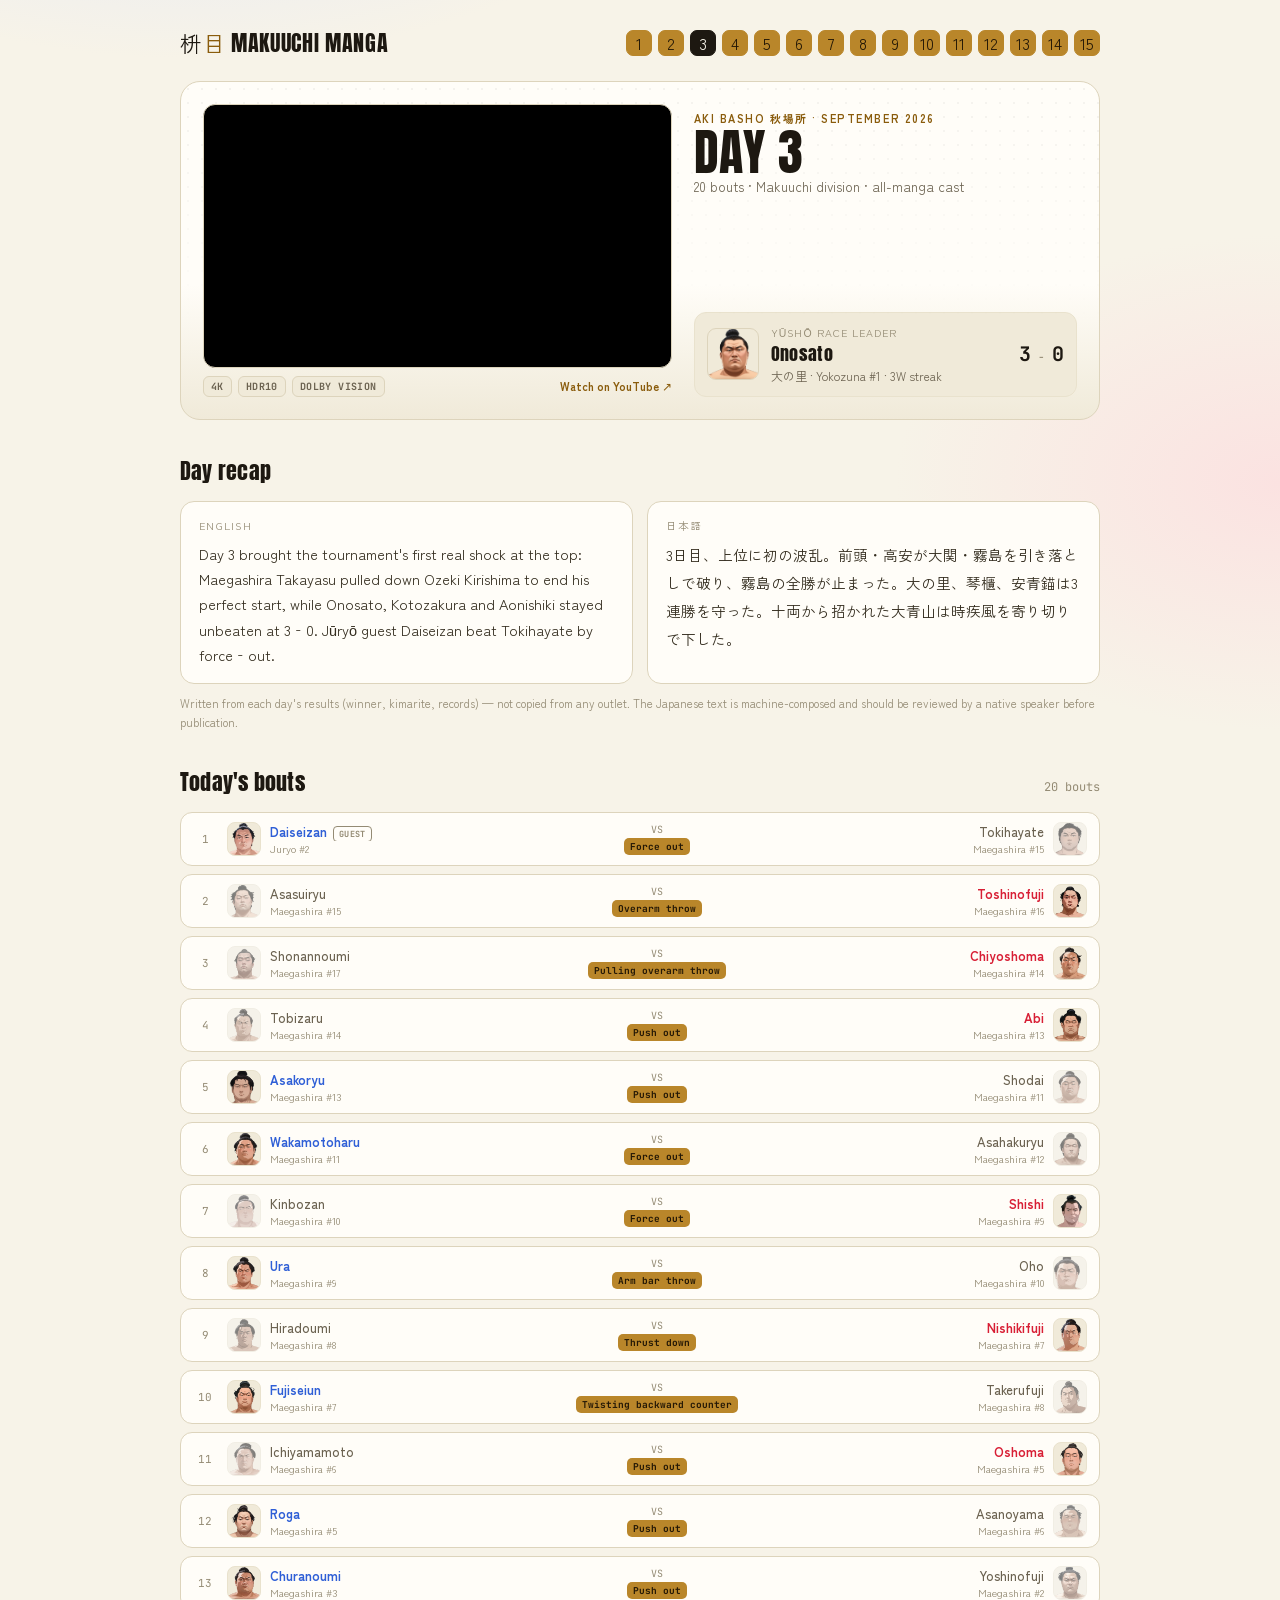
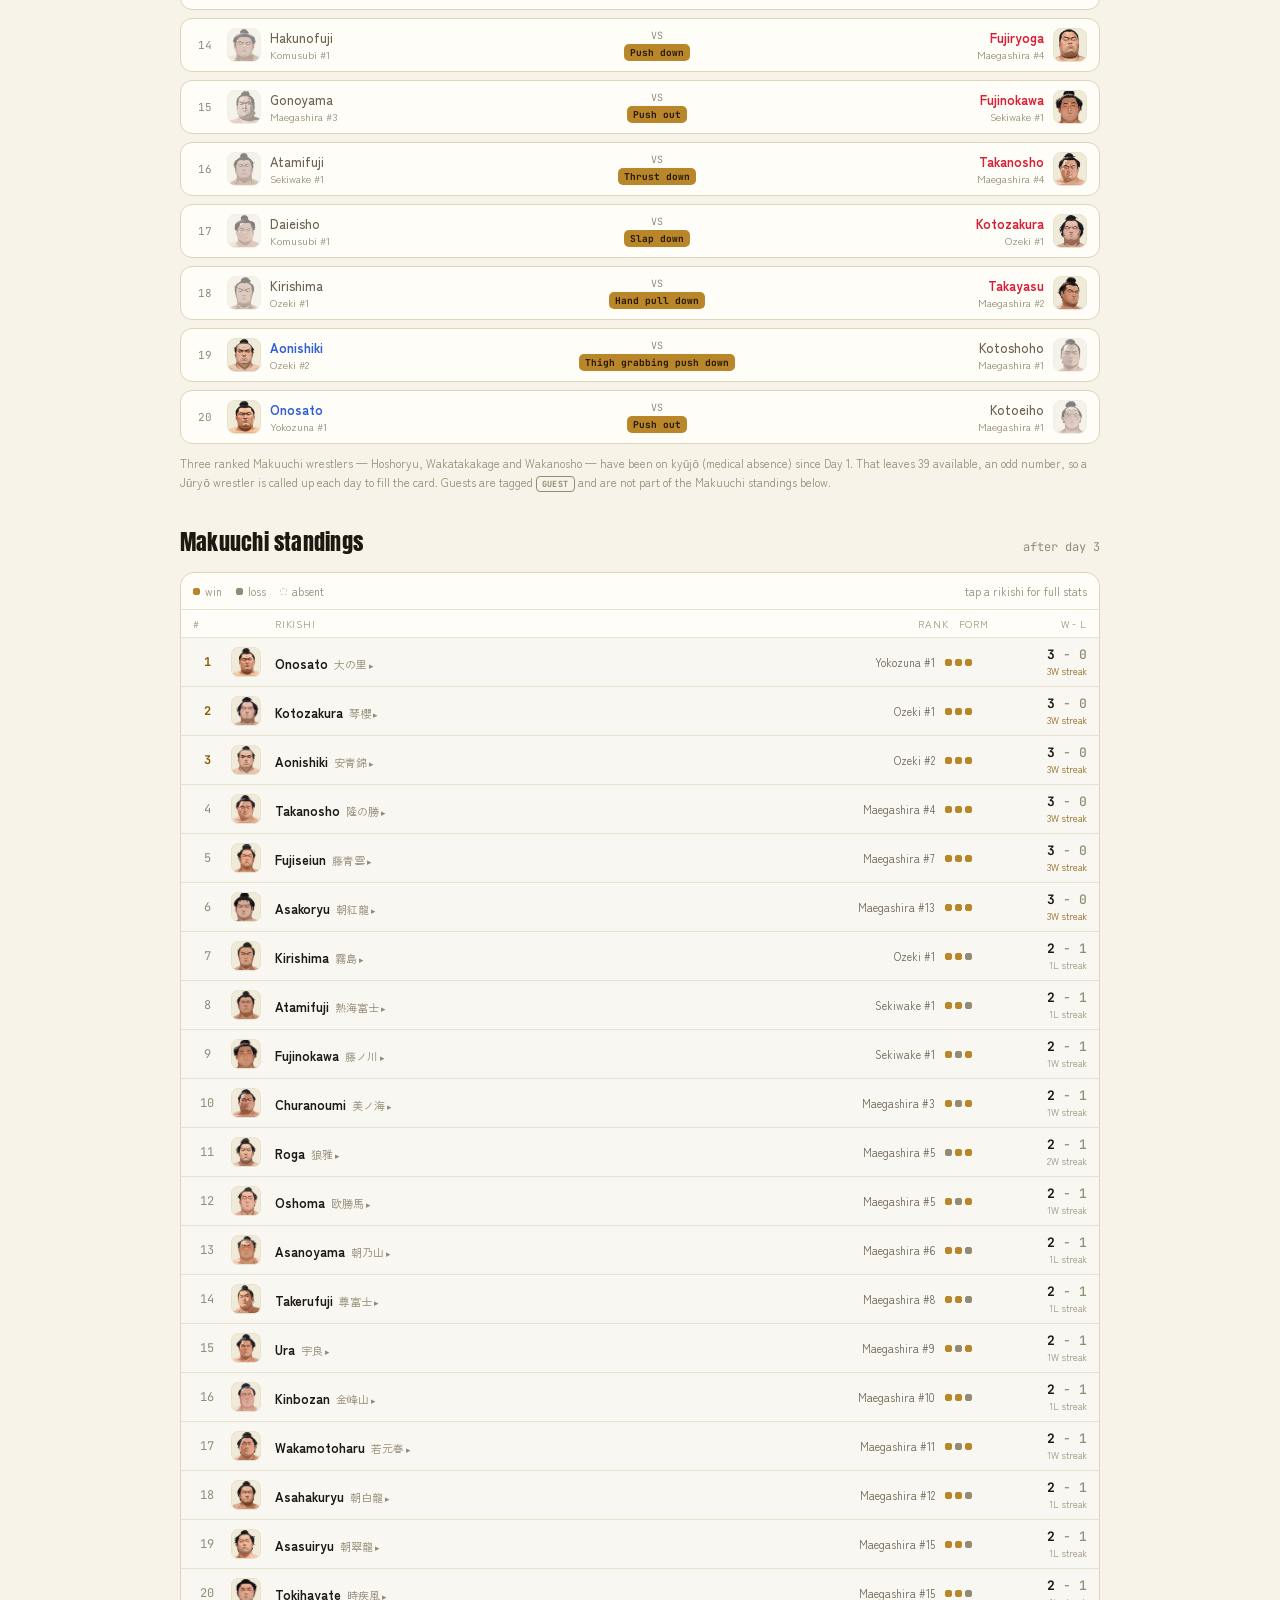
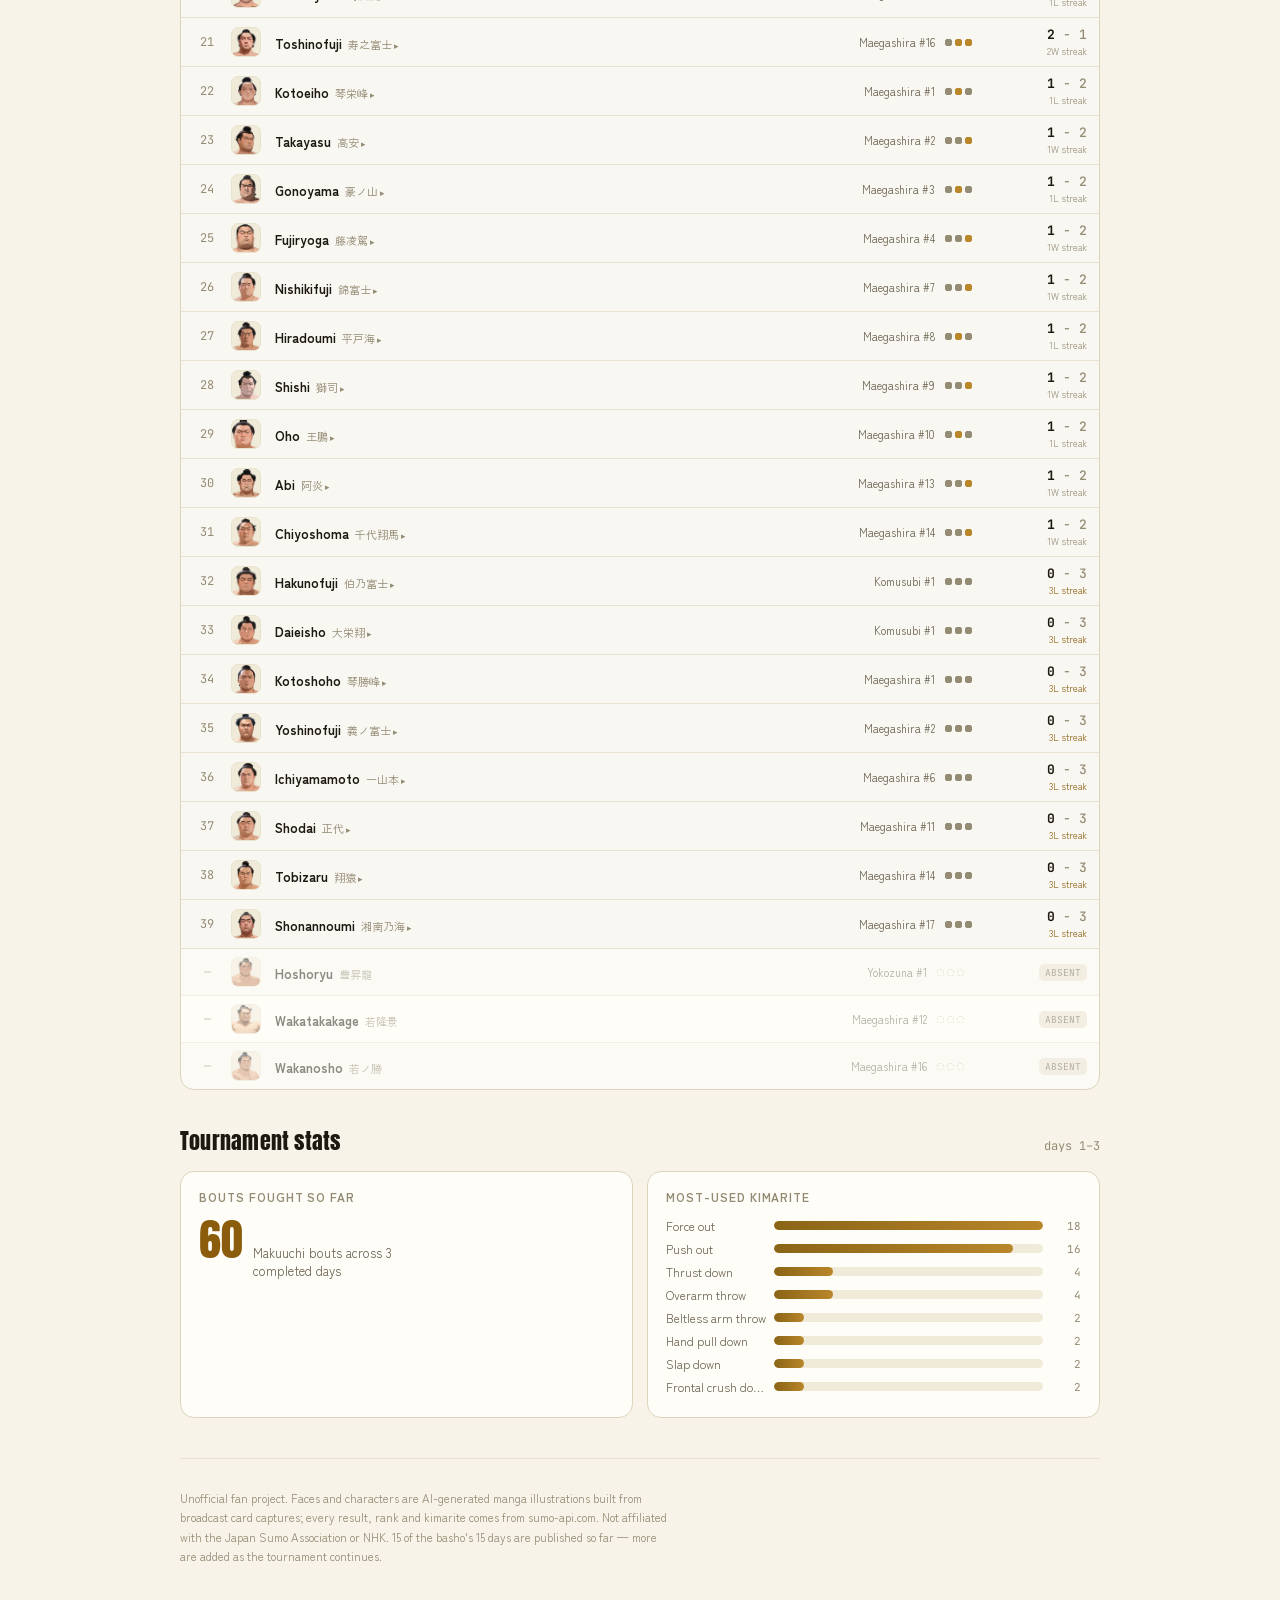
<file: day/3/index.html>
<!doctype html>
<html lang="en">
<head>
<meta charset="utf-8">
<meta name="viewport" content="width=device-width, initial-scale=1">
<title>Day 3 Results — Aki Basho 2026 in Manga Style | Makuuchi Manga</title>
<meta name="description" content="Day 3 brought the tournament&#x27;s first real shock at the top: Maegashira Takayasu pulled down Ozeki Kirishima to end his perfect start, while Onosato, Kotozaku...">
<link rel="canonical" href="https://masume.art/day/3/">
<meta property="og:type" content="video.other">
<meta property="og:title" content="Day 3 Results — Aki Basho 2026 in Manga Style | Makuuchi Manga">
<meta property="og:description" content="Day 3 brought the tournament&#x27;s first real shock at the top: Maegashira Takayasu pulled down Ozeki Kirishima to end his perfect start, while Onosato, Kotozaku...">
<meta property="og:url" content="https://masume.art/day/3/">
<meta property="og:image" content="https://i.ytimg.com/vi/gIDP3oKgdn8/hqdefault.jpg">
<meta property="og:site_name" content="Makuuchi Manga">
<meta name="twitter:card" content="summary_large_image">
<meta name="twitter:title" content="Day 3 Results — Aki Basho 2026 in Manga Style | Makuuchi Manga">
<meta name="twitter:description" content="Day 3 brought the tournament&#x27;s first real shock at the top: Maegashira Takayasu pulled down Ozeki Kirishima to end his perfect start, while Onosato, Kotozaku...">
<meta name="twitter:image" content="https://i.ytimg.com/vi/gIDP3oKgdn8/hqdefault.jpg">
<link rel="preconnect" href="https://fonts.googleapis.com">
<link rel="preconnect" href="https://fonts.gstatic.com" crossorigin>
<link href="https://fonts.googleapis.com/css2?family=Anton&family=Zen+Kaku+Gothic+New:wght@400;500;700;900&family=JetBrains+Mono:wght@500;700&display=swap" rel="stylesheet">
<link rel="stylesheet" href="/styles.css">
<script type="application/ld+json">{"@context": "https://schema.org", "@type": "WebPage", "name": "Day 3 Results — Aki Basho 2026 in Manga Style | Makuuchi Manga", "description": "Day 3 brought the tournament's first real shock at the top: Maegashira Takayasu pulled down Ozeki Kirishima to end his perfect start, while Onosato, Kotozaku...", "url": "https://masume.art/day/3/", "inLanguage": ["en", "ja"], "isPartOf": {"@type": "WebSite", "name": "Makuuchi Manga", "url": "https://masume.art"}, "video": {"@type": "VideoObject", "name": "Sumo September 2026 (Aki Basho) Day 3 Results | Makuuchi Standings in Manga Style [4K HDR]", "description": "Day 3 brought the tournament's first real shock at the top: Maegashira Takayasu pulled down Ozeki Kirishima to end his perfect start, while Onosato, Kotozaku...", "thumbnailUrl": "https://i.ytimg.com/vi/gIDP3oKgdn8/hqdefault.jpg", "embedUrl": "https://www.youtube-nocookie.com/embed/gIDP3oKgdn8"}}</script>
</head>
<body>
<div class="wrap">

  <div class="topbar">
    <div class="brand">
      <span class="mark">枡<span style="color:var(--gold-text)">目</span> MAKUUCHI MANGA</span>
    </div>
    <nav class="daynav" aria-label="Tournament days"><a class="chip done" href="/day/1/">1</a><a class="chip done" href="/day/2/">2</a><a class="chip current" href="/day/3/">3</a><a class="chip done" href="/day/4/">4</a><a class="chip done" href="/day/5/">5</a><a class="chip done" href="/day/6/">6</a><a class="chip done" href="/day/7/">7</a><a class="chip done" href="/day/8/">8</a><a class="chip done" href="/day/9/">9</a><a class="chip done" href="/day/10/">10</a><a class="chip done" href="/day/11/">11</a><a class="chip done" href="/day/12/">12</a><a class="chip done" href="/day/13/">13</a><a class="chip done" href="/day/14/">14</a><a class="chip done" href="/">15</a></nav>
  </div>

  <div class="hero">
    <div class="hero-video">
      <div class="yt-wrap">
        <iframe src="https://www.youtube-nocookie.com/embed/gIDP3oKgdn8"
          title="Day 3 — Aki Basho, Makuuchi standings in manga style" loading="lazy"
          allow="accelerometer; clipboard-write; encrypted-media; gyroscope; picture-in-picture; web-share"
          allowfullscreen referrerpolicy="strict-origin-when-cross-origin"></iframe>
      </div>
      <div class="yt-meta">
        <span class="badge">4K</span>
        <span class="badge">HDR10</span>
        <span class="badge">DOLBY VISION</span>
        <a class="yt-external" href="https://youtu.be/gIDP3oKgdn8" target="_blank" rel="noopener">Watch on YouTube ↗</a>
      </div>
    </div>

    <div class="hero-info">
      <div>
        <span class="eyebrow">Aki Basho 秋場所 · September 2026</span>
        <h1>DAY 3</h1>
        <div class="date">20 bouts · Makuuchi division · all-manga cast</div>
      </div>
      <div class="leader-card">
        <img src="/portraits/8850.png" alt="Onosato" width="52" height="52">
        <div>
          <div class="l1">Yūshō race leader</div>
          <div class="l2">Onosato</div>
          <div class="l3">大の里 · Yokozuna #1 · 3W streak</div>
        </div>
        <div class="rec">3<small>&nbsp;-&nbsp;</small>0</div>
      </div>
    </div>
  </div>

  <section>
    <div class="section-head"><h2>Day recap</h2></div>
    <div class="recap">
      <div class="recap-panel en">
        <span class="lang">English</span>
        <p>Day 3 brought the tournament's first real shock at the top: Maegashira Takayasu pulled down Ozeki Kirishima to end his perfect start, while Onosato, Kotozakura and Aonishiki stayed unbeaten at 3‑0. Jūryō guest Daiseizan beat Tokihayate by force‑out.</p>
      </div>
      <div class="recap-panel jp">
        <span class="lang">日本語</span>
        <p>3日目、上位に初の波乱。前頭・高安が大関・霧島を引き落としで破り、霧島の全勝が止まった。大の里、琴櫃、安青錨は3連勝を守った。十両から招かれた大青山は時疾風を寄り切りで下した。</p>
      </div>
    </div>
    <p class="recap-note">Written from each day's results (winner, kimarite, records) — not copied from any outlet. The Japanese text is machine-composed and should be reviewed by a native speaker before publication.</p>
  </section>

  <section>
    <div class="section-head"><h2>Today's bouts</h2><span class="count">20 bouts</span></div>
    <div class="bouts">
  <div class="bout">
    <div class="n">1</div>
    <div class="side east ">
      <img src="/portraits/378.png" alt="Daiseizan" width="34" height="34" loading="lazy">
      <div class="nm"><div class="name">Daiseizan<span class="guest-badge">GUEST</span></div><div class="rank">Juryo #2</div></div>
    </div>
    <div class="vs">VS<span class="kim">Force out</span></div>
    <div class="side b west loser">
      <img src="/portraits/83.png" alt="Tokihayate" width="34" height="34" loading="lazy">
      <div class="nm"><div class="name">Tokihayate</div><div class="rank">Maegashira #15</div></div>
    </div>
  </div>
  <div class="bout">
    <div class="n">2</div>
    <div class="side east loser">
      <img src="/portraits/8859.png" alt="Asasuiryu" width="34" height="34" loading="lazy">
      <div class="nm"><div class="name">Asasuiryu</div><div class="rank">Maegashira #15</div></div>
    </div>
    <div class="vs">VS<span class="kim">Overarm throw</span></div>
    <div class="side b west ">
      <img src="/portraits/8866.png" alt="Toshinofuji" width="34" height="34" loading="lazy">
      <div class="nm"><div class="name">Toshinofuji</div><div class="rank">Maegashira #16</div></div>
    </div>
  </div>
  <div class="bout">
    <div class="n">3</div>
    <div class="side east loser">
      <img src="/portraits/49.png" alt="Shonannoumi" width="34" height="34" loading="lazy">
      <div class="nm"><div class="name">Shonannoumi</div><div class="rank">Maegashira #17</div></div>
    </div>
    <div class="vs">VS<span class="kim">Pulling overarm throw</span></div>
    <div class="side b west ">
      <img src="/portraits/39.png" alt="Chiyoshoma" width="34" height="34" loading="lazy">
      <div class="nm"><div class="name">Chiyoshoma</div><div class="rank">Maegashira #14</div></div>
    </div>
  </div>
  <div class="bout">
    <div class="n">4</div>
    <div class="side east loser">
      <img src="/portraits/21.png" alt="Tobizaru" width="34" height="34" loading="lazy">
      <div class="nm"><div class="name">Tobizaru</div><div class="rank">Maegashira #14</div></div>
    </div>
    <div class="vs">VS<span class="kim">Push out</span></div>
    <div class="side b west ">
      <img src="/portraits/22.png" alt="Abi" width="34" height="34" loading="lazy">
      <div class="nm"><div class="name">Abi</div><div class="rank">Maegashira #13</div></div>
    </div>
  </div>
  <div class="bout">
    <div class="n">5</div>
    <div class="side east ">
      <img src="/portraits/164.png" alt="Asakoryu" width="34" height="34" loading="lazy">
      <div class="nm"><div class="name">Asakoryu</div><div class="rank">Maegashira #13</div></div>
    </div>
    <div class="vs">VS<span class="kim">Push out</span></div>
    <div class="side b west loser">
      <img src="/portraits/33.png" alt="Shodai" width="34" height="34" loading="lazy">
      <div class="nm"><div class="name">Shodai</div><div class="rank">Maegashira #11</div></div>
    </div>
  </div>
  <div class="bout">
    <div class="n">6</div>
    <div class="side east ">
      <img src="/portraits/13.png" alt="Wakamotoharu" width="34" height="34" loading="lazy">
      <div class="nm"><div class="name">Wakamotoharu</div><div class="rank">Maegashira #11</div></div>
    </div>
    <div class="vs">VS<span class="kim">Force out</span></div>
    <div class="side b west loser">
      <img src="/portraits/607.png" alt="Asahakuryu" width="34" height="34" loading="lazy">
      <div class="nm"><div class="name">Asahakuryu</div><div class="rank">Maegashira #12</div></div>
    </div>
  </div>
  <div class="bout">
    <div class="n">7</div>
    <div class="side east loser">
      <img src="/portraits/50.png" alt="Kinbozan" width="34" height="34" loading="lazy">
      <div class="nm"><div class="name">Kinbozan</div><div class="rank">Maegashira #10</div></div>
    </div>
    <div class="vs">VS<span class="kim">Force out</span></div>
    <div class="side b west ">
      <img src="/portraits/86.png" alt="Shishi" width="34" height="34" loading="lazy">
      <div class="nm"><div class="name">Shishi</div><div class="rank">Maegashira #9</div></div>
    </div>
  </div>
  <div class="bout">
    <div class="n">8</div>
    <div class="side east ">
      <img src="/portraits/28.png" alt="Ura" width="34" height="34" loading="lazy">
      <div class="nm"><div class="name">Ura</div><div class="rank">Maegashira #9</div></div>
    </div>
    <div class="vs">VS<span class="kim">Arm bar throw</span></div>
    <div class="side b west loser">
      <img src="/portraits/41.png" alt="Oho" width="34" height="34" loading="lazy">
      <div class="nm"><div class="name">Oho</div><div class="rank">Maegashira #10</div></div>
    </div>
  </div>
  <div class="bout">
    <div class="n">9</div>
    <div class="side east loser">
      <img src="/portraits/24.png" alt="Hiradoumi" width="34" height="34" loading="lazy">
      <div class="nm"><div class="name">Hiradoumi</div><div class="rank">Maegashira #8</div></div>
    </div>
    <div class="vs">VS<span class="kim">Thrust down</span></div>
    <div class="side b west ">
      <img src="/portraits/40.png" alt="Nishikifuji" width="34" height="34" loading="lazy">
      <div class="nm"><div class="name">Nishikifuji</div><div class="rank">Maegashira #7</div></div>
    </div>
  </div>
  <div class="bout">
    <div class="n">10</div>
    <div class="side east ">
      <img src="/portraits/82.png" alt="Fujiseiun" width="34" height="34" loading="lazy">
      <div class="nm"><div class="name">Fujiseiun</div><div class="rank">Maegashira #7</div></div>
    </div>
    <div class="vs">VS<span class="kim">Twisting backward counter</span></div>
    <div class="side b west loser">
      <img src="/portraits/5.png" alt="Takerufuji" width="34" height="34" loading="lazy">
      <div class="nm"><div class="name">Takerufuji</div><div class="rank">Maegashira #8</div></div>
    </div>
  </div>
  <div class="bout">
    <div class="n">11</div>
    <div class="side east loser">
      <img src="/portraits/11.png" alt="Ichiyamamoto" width="34" height="34" loading="lazy">
      <div class="nm"><div class="name">Ichiyamamoto</div><div class="rank">Maegashira #6</div></div>
    </div>
    <div class="vs">VS<span class="kim">Push out</span></div>
    <div class="side b west ">
      <img src="/portraits/61.png" alt="Oshoma" width="34" height="34" loading="lazy">
      <div class="nm"><div class="name">Oshoma</div><div class="rank">Maegashira #5</div></div>
    </div>
  </div>
  <div class="bout">
    <div class="n">12</div>
    <div class="side east ">
      <img src="/portraits/55.png" alt="Roga" width="34" height="34" loading="lazy">
      <div class="nm"><div class="name">Roga</div><div class="rank">Maegashira #5</div></div>
    </div>
    <div class="vs">VS<span class="kim">Push out</span></div>
    <div class="side b west loser">
      <img src="/portraits/2.png" alt="Asanoyama" width="34" height="34" loading="lazy">
      <div class="nm"><div class="name">Asanoyama</div><div class="rank">Maegashira #6</div></div>
    </div>
  </div>
  <div class="bout">
    <div class="n">13</div>
    <div class="side east ">
      <img src="/portraits/71.png" alt="Churanoumi" width="34" height="34" loading="lazy">
      <div class="nm"><div class="name">Churanoumi</div><div class="rank">Maegashira #3</div></div>
    </div>
    <div class="vs">VS<span class="kim">Push out</span></div>
    <div class="side b west loser">
      <img src="/portraits/8857.png" alt="Yoshinofuji" width="34" height="34" loading="lazy">
      <div class="nm"><div class="name">Yoshinofuji</div><div class="rank">Maegashira #2</div></div>
    </div>
  </div>
  <div class="bout">
    <div class="n">14</div>
    <div class="side east loser">
      <img src="/portraits/3.png" alt="Hakunofuji" width="34" height="34" loading="lazy">
      <div class="nm"><div class="name">Hakunofuji</div><div class="rank">Komusubi #1</div></div>
    </div>
    <div class="vs">VS<span class="kim">Push down</span></div>
    <div class="side b west ">
      <img src="/portraits/9051.png" alt="Fujiryoga" width="34" height="34" loading="lazy">
      <div class="nm"><div class="name">Fujiryoga</div><div class="rank">Maegashira #4</div></div>
    </div>
  </div>
  <div class="bout">
    <div class="n">15</div>
    <div class="side east loser">
      <img src="/portraits/56.png" alt="Gonoyama" width="34" height="34" loading="lazy">
      <div class="nm"><div class="name">Gonoyama</div><div class="rank">Maegashira #3</div></div>
    </div>
    <div class="vs">VS<span class="kim">Push out</span></div>
    <div class="side b west ">
      <img src="/portraits/615.png" alt="Fujinokawa" width="34" height="34" loading="lazy">
      <div class="nm"><div class="name">Fujinokawa</div><div class="rank">Sekiwake #1</div></div>
    </div>
  </div>
  <div class="bout">
    <div class="n">16</div>
    <div class="side east loser">
      <img src="/portraits/74.png" alt="Atamifuji" width="34" height="34" loading="lazy">
      <div class="nm"><div class="name">Atamifuji</div><div class="rank">Sekiwake #1</div></div>
    </div>
    <div class="vs">VS<span class="kim">Thrust down</span></div>
    <div class="side b west ">
      <img src="/portraits/37.png" alt="Takanosho" width="34" height="34" loading="lazy">
      <div class="nm"><div class="name">Takanosho</div><div class="rank">Maegashira #4</div></div>
    </div>
  </div>
  <div class="bout">
    <div class="n">17</div>
    <div class="side east loser">
      <img src="/portraits/9.png" alt="Daieisho" width="34" height="34" loading="lazy">
      <div class="nm"><div class="name">Daieisho</div><div class="rank">Komusubi #1</div></div>
    </div>
    <div class="vs">VS<span class="kim">Slap down</span></div>
    <div class="side b west ">
      <img src="/portraits/20.png" alt="Kotozakura" width="34" height="34" loading="lazy">
      <div class="nm"><div class="name">Kotozakura</div><div class="rank">Ozeki #1</div></div>
    </div>
  </div>
  <div class="bout">
    <div class="n">18</div>
    <div class="side east loser">
      <img src="/portraits/7.png" alt="Kirishima" width="34" height="34" loading="lazy">
      <div class="nm"><div class="name">Kirishima</div><div class="rank">Ozeki #1</div></div>
    </div>
    <div class="vs">VS<span class="kim">Hand pull down</span></div>
    <div class="side b west ">
      <img src="/portraits/44.png" alt="Takayasu" width="34" height="34" loading="lazy">
      <div class="nm"><div class="name">Takayasu</div><div class="rank">Maegashira #2</div></div>
    </div>
  </div>
  <div class="bout">
    <div class="n">19</div>
    <div class="side east ">
      <img src="/portraits/8854.png" alt="Aonishiki" width="34" height="34" loading="lazy">
      <div class="nm"><div class="name">Aonishiki</div><div class="rank">Ozeki #2</div></div>
    </div>
    <div class="vs">VS<span class="kim">Thigh grabbing push down</span></div>
    <div class="side b west loser">
      <img src="/portraits/8.png" alt="Kotoshoho" width="34" height="34" loading="lazy">
      <div class="nm"><div class="name">Kotoshoho</div><div class="rank">Maegashira #1</div></div>
    </div>
  </div>
  <div class="bout">
    <div class="n">20</div>
    <div class="side east ">
      <img src="/portraits/8850.png" alt="Onosato" width="34" height="34" loading="lazy">
      <div class="nm"><div class="name">Onosato</div><div class="rank">Yokozuna #1</div></div>
    </div>
    <div class="vs">VS<span class="kim">Push out</span></div>
    <div class="side b west loser">
      <img src="/portraits/112.png" alt="Kotoeiho" width="34" height="34" loading="lazy">
      <div class="nm"><div class="name">Kotoeiho</div><div class="rank">Maegashira #1</div></div>
    </div>
  </div>
    </div>
    <p class="note">Three ranked Makuuchi wrestlers — Hoshoryu, Wakatakakage and Wakanosho — have been on kyūjō (medical absence) since Day 1. That leaves 39 available, an odd number, so a Jūryō wrestler is called up each day to fill the card. Guests are tagged <span class="guest-badge" style="margin-left:0">GUEST</span> and are not part of the Makuuchi standings below.</p>
  </section>

  <section>
    <div class="section-head"><h2>Makuuchi standings</h2><span class="count">after day 3</span></div>
    <div class="standings">
      <div class="standings-legend">
        <span class="lg"><span class="dot" style="background:var(--gold);border:1px solid var(--gold)"></span>win</span>
        <span class="lg"><span class="dot" style="background:var(--ink-faint);border:1px solid var(--ink-faint)"></span>loss</span>
        <span class="lg"><span class="dot" style="border:1px dashed var(--line)"></span>absent</span>
        <span style="margin-left:auto">tap a rikishi for full stats</span>
      </div>
      <div class="shead"><span>#</span><span>·</span><span>Rikishi</span><span class="srank-h">Rank</span><span>Form</span><span style="text-align:right">W&#8209;L</span></div>
  <div class="srow top" data-detail="d3-8850">
    <div class="spos">1</div>
    <img src="/portraits/8850.png" alt="Onosato" width="30" height="30" loading="lazy">
    <div class="sname"><span class="name">Onosato</span><span class="jp">大の里</span><span class="chev">▸</span></div>
    <div class="srank">Yokozuna #1</div>
    <div class="formdots"><span class="w" title="Day 1: won"></span><span class="w" title="Day 2: won"></span><span class="w" title="Day 3: won"></span></div>
    <div class="srec-wrap"><div class="srec">3<span class="l"> - 0</span></div><span class="sstreak hot">3W streak</span></div>
  </div>
  <div class="sdetail" id="d3-8850" hidden>
    <div class="sdetail-grid">
      <div>
        <h4>Fighting style this basho (wins by technique family)</h4>
        <div class="style-bar"><i class="oshi" style="width:66.7%" title="Push / thrust (oshi-zumo): 2"></i><i class="other" style="width:33.3%" title="Other (trips, twists, hand techniques): 1"></i></div><div class="style-legend"><span><b class="oshi"></b>Push / thrust · 2</span><span><b class="other"></b>Other · 1</span></div>
        <p class="bw-line"><b>Onosato</b>'s best win this basho: beat <b>Daieisho</b> (Komusubi #1) on Day 1.</p>
      </div>
      <div>
        <h4>Physical profile vs. the Makuuchi field</h4>
        <div class="range">
    <div class="rlabel"><span>Height</span><b>190cm</b></div>
    <div class="range-track"><span class="avgtick" style="left:51.4%" title="Makuuchi average: 184.3cm"></span>
      <span class="me" style="left:77.3%"></span></div>
    <div class="rends"><span>173cm</span><span>field avg 184.3cm</span><span>195cm</span></div>
  </div>
        <div class="range">
    <div class="rlabel"><span>Weight</span><b>188kg</b></div>
    <div class="range-track"><span class="avgtick" style="left:48.5%" title="Makuuchi average: 157.8kg"></span>
      <span class="me" style="left:87.2%"></span></div>
    <div class="rends"><span>120kg</span><span>field avg 157.8kg</span><span>198kg</span></div>
  </div>
        <div class="range">
    <div class="rlabel"><span>Age</span><b>26 yo</b></div>
    <div class="range-track"><span class="avgtick" style="left:49.3%" title="Makuuchi average: 28.4 yo"></span>
      <span class="me" style="left:33.3%"></span></div>
    <div class="rends"><span>21 yo</span><span>field avg 28.4 yo</span><span>36 yo</span></div>
  </div>
      </div>
    </div>
  </div>
  <div class="srow top" data-detail="d3-20">
    <div class="spos">2</div>
    <img src="/portraits/20.png" alt="Kotozakura" width="30" height="30" loading="lazy">
    <div class="sname"><span class="name">Kotozakura</span><span class="jp">琴櫻</span><span class="chev">▸</span></div>
    <div class="srank">Ozeki #1</div>
    <div class="formdots"><span class="w" title="Day 1: won"></span><span class="w" title="Day 2: won"></span><span class="w" title="Day 3: won"></span></div>
    <div class="srec-wrap"><div class="srec">3<span class="l"> - 0</span></div><span class="sstreak hot">3W streak</span></div>
  </div>
  <div class="sdetail" id="d3-20" hidden>
    <div class="sdetail-grid">
      <div>
        <h4>Fighting style this basho (wins by technique family)</h4>
        <div class="style-bar"><i class="yotsu" style="width:66.7%" title="Grappling / belt (yotsu-zumo): 2"></i><i class="other" style="width:33.3%" title="Other (trips, twists, hand techniques): 1"></i></div><div class="style-legend"><span><b class="yotsu"></b>Grappling / belt · 2</span><span><b class="other"></b>Other · 1</span></div>
        <p class="bw-line"><b>Kotozakura</b>'s best win this basho: beat <b>Daieisho</b> (Komusubi #1) on Day 3.</p>
      </div>
      <div>
        <h4>Physical profile vs. the Makuuchi field</h4>
        <div class="range">
    <div class="rlabel"><span>Height</span><b>189cm</b></div>
    <div class="range-track"><span class="avgtick" style="left:51.4%" title="Makuuchi average: 184.3cm"></span>
      <span class="me" style="left:72.7%"></span></div>
    <div class="rends"><span>173cm</span><span>field avg 184.3cm</span><span>195cm</span></div>
  </div>
        <div class="range">
    <div class="rlabel"><span>Weight</span><b>177kg</b></div>
    <div class="range-track"><span class="avgtick" style="left:48.5%" title="Makuuchi average: 157.8kg"></span>
      <span class="me" style="left:73.1%"></span></div>
    <div class="rends"><span>120kg</span><span>field avg 157.8kg</span><span>198kg</span></div>
  </div>
        <div class="range">
    <div class="rlabel"><span>Age</span><b>28 yo</b></div>
    <div class="range-track"><span class="avgtick" style="left:49.3%" title="Makuuchi average: 28.4 yo"></span>
      <span class="me" style="left:46.7%"></span></div>
    <div class="rends"><span>21 yo</span><span>field avg 28.4 yo</span><span>36 yo</span></div>
  </div>
      </div>
    </div>
  </div>
  <div class="srow top" data-detail="d3-8854">
    <div class="spos">3</div>
    <img src="/portraits/8854.png" alt="Aonishiki" width="30" height="30" loading="lazy">
    <div class="sname"><span class="name">Aonishiki</span><span class="jp">安青錦</span><span class="chev">▸</span></div>
    <div class="srank">Ozeki #2</div>
    <div class="formdots"><span class="w" title="Day 1: won"></span><span class="w" title="Day 2: won"></span><span class="w" title="Day 3: won"></span></div>
    <div class="srec-wrap"><div class="srec">3<span class="l"> - 0</span></div><span class="sstreak hot">3W streak</span></div>
  </div>
  <div class="sdetail" id="d3-8854" hidden>
    <div class="sdetail-grid">
      <div>
        <h4>Fighting style this basho (wins by technique family)</h4>
        <div class="style-bar"><i class="yotsu" style="width:100.0%" title="Grappling / belt (yotsu-zumo): 3"></i></div><div class="style-legend"><span><b class="yotsu"></b>Grappling / belt · 3</span></div>
        <p class="bw-line"><b>Aonishiki</b>'s best win this basho: beat <b>Kotoeiho</b> (Maegashira #1) on Day 1.</p>
      </div>
      <div>
        <h4>Physical profile vs. the Makuuchi field</h4>
        <div class="range">
    <div class="rlabel"><span>Height</span><b>182cm</b></div>
    <div class="range-track"><span class="avgtick" style="left:51.4%" title="Makuuchi average: 184.3cm"></span>
      <span class="me" style="left:40.9%"></span></div>
    <div class="rends"><span>173cm</span><span>field avg 184.3cm</span><span>195cm</span></div>
  </div>
        <div class="range">
    <div class="rlabel"><span>Weight</span><b>142kg</b></div>
    <div class="range-track"><span class="avgtick" style="left:48.5%" title="Makuuchi average: 157.8kg"></span>
      <span class="me" style="left:28.2%"></span></div>
    <div class="rends"><span>120kg</span><span>field avg 157.8kg</span><span>198kg</span></div>
  </div>
        <div class="range">
    <div class="rlabel"><span>Age</span><b>22 yo</b></div>
    <div class="range-track"><span class="avgtick" style="left:49.3%" title="Makuuchi average: 28.4 yo"></span>
      <span class="me" style="left:6.7%"></span></div>
    <div class="rends"><span>21 yo</span><span>field avg 28.4 yo</span><span>36 yo</span></div>
  </div>
      </div>
    </div>
  </div>
  <div class="srow" data-detail="d3-37">
    <div class="spos">4</div>
    <img src="/portraits/37.png" alt="Takanosho" width="30" height="30" loading="lazy">
    <div class="sname"><span class="name">Takanosho</span><span class="jp">隆の勝</span><span class="chev">▸</span></div>
    <div class="srank">Maegashira #4</div>
    <div class="formdots"><span class="w" title="Day 1: won"></span><span class="w" title="Day 2: won"></span><span class="w" title="Day 3: won"></span></div>
    <div class="srec-wrap"><div class="srec">3<span class="l"> - 0</span></div><span class="sstreak hot">3W streak</span></div>
  </div>
  <div class="sdetail" id="d3-37" hidden>
    <div class="sdetail-grid">
      <div>
        <h4>Fighting style this basho (wins by technique family)</h4>
        <div class="style-bar"><i class="oshi" style="width:66.7%" title="Push / thrust (oshi-zumo): 2"></i><i class="other" style="width:33.3%" title="Other (trips, twists, hand techniques): 1"></i></div><div class="style-legend"><span><b class="oshi"></b>Push / thrust · 2</span><span><b class="other"></b>Other · 1</span></div>
        <p class="bw-line"><b>Takanosho</b>'s best win this basho: beat <b>Atamifuji</b> (Sekiwake #1) on Day 3.</p>
      </div>
      <div>
        <h4>Physical profile vs. the Makuuchi field</h4>
        <div class="range">
    <div class="rlabel"><span>Height</span><b>184cm</b></div>
    <div class="range-track"><span class="avgtick" style="left:51.4%" title="Makuuchi average: 184.3cm"></span>
      <span class="me" style="left:50.0%"></span></div>
    <div class="rends"><span>173cm</span><span>field avg 184.3cm</span><span>195cm</span></div>
  </div>
        <div class="range">
    <div class="rlabel"><span>Weight</span><b>176kg</b></div>
    <div class="range-track"><span class="avgtick" style="left:48.5%" title="Makuuchi average: 157.8kg"></span>
      <span class="me" style="left:71.8%"></span></div>
    <div class="rends"><span>120kg</span><span>field avg 157.8kg</span><span>198kg</span></div>
  </div>
        <div class="range">
    <div class="rlabel"><span>Age</span><b>31 yo</b></div>
    <div class="range-track"><span class="avgtick" style="left:49.3%" title="Makuuchi average: 28.4 yo"></span>
      <span class="me" style="left:66.7%"></span></div>
    <div class="rends"><span>21 yo</span><span>field avg 28.4 yo</span><span>36 yo</span></div>
  </div>
      </div>
    </div>
  </div>
  <div class="srow" data-detail="d3-82">
    <div class="spos">5</div>
    <img src="/portraits/82.png" alt="Fujiseiun" width="30" height="30" loading="lazy">
    <div class="sname"><span class="name">Fujiseiun</span><span class="jp">藤青雲</span><span class="chev">▸</span></div>
    <div class="srank">Maegashira #7</div>
    <div class="formdots"><span class="w" title="Day 1: won"></span><span class="w" title="Day 2: won"></span><span class="w" title="Day 3: won"></span></div>
    <div class="srec-wrap"><div class="srec">3<span class="l"> - 0</span></div><span class="sstreak hot">3W streak</span></div>
  </div>
  <div class="sdetail" id="d3-82" hidden>
    <div class="sdetail-grid">
      <div>
        <h4>Fighting style this basho (wins by technique family)</h4>
        <div class="style-bar"><i class="yotsu" style="width:33.3%" title="Grappling / belt (yotsu-zumo): 1"></i><i class="other" style="width:66.7%" title="Other (trips, twists, hand techniques): 2"></i></div><div class="style-legend"><span><b class="yotsu"></b>Grappling / belt · 1</span><span><b class="other"></b>Other · 2</span></div>
        <p class="bw-line"><b>Fujiseiun</b>'s best win this basho: beat <b>Ichiyamamoto</b> (Maegashira #6) on Day 2.</p>
      </div>
      <div>
        <h4>Physical profile vs. the Makuuchi field</h4>
        <div class="range">
    <div class="rlabel"><span>Height</span><b>185cm</b></div>
    <div class="range-track"><span class="avgtick" style="left:51.4%" title="Makuuchi average: 184.3cm"></span>
      <span class="me" style="left:54.5%"></span></div>
    <div class="rends"><span>173cm</span><span>field avg 184.3cm</span><span>195cm</span></div>
  </div>
        <div class="range">
    <div class="rlabel"><span>Weight</span><b>149kg</b></div>
    <div class="range-track"><span class="avgtick" style="left:48.5%" title="Makuuchi average: 157.8kg"></span>
      <span class="me" style="left:37.2%"></span></div>
    <div class="rends"><span>120kg</span><span>field avg 157.8kg</span><span>198kg</span></div>
  </div>
        <div class="range">
    <div class="rlabel"><span>Age</span><b>28 yo</b></div>
    <div class="range-track"><span class="avgtick" style="left:49.3%" title="Makuuchi average: 28.4 yo"></span>
      <span class="me" style="left:46.7%"></span></div>
    <div class="rends"><span>21 yo</span><span>field avg 28.4 yo</span><span>36 yo</span></div>
  </div>
      </div>
    </div>
  </div>
  <div class="srow" data-detail="d3-164">
    <div class="spos">6</div>
    <img src="/portraits/164.png" alt="Asakoryu" width="30" height="30" loading="lazy">
    <div class="sname"><span class="name">Asakoryu</span><span class="jp">朝紅龍</span><span class="chev">▸</span></div>
    <div class="srank">Maegashira #13</div>
    <div class="formdots"><span class="w" title="Day 1: won"></span><span class="w" title="Day 2: won"></span><span class="w" title="Day 3: won"></span></div>
    <div class="srec-wrap"><div class="srec">3<span class="l"> - 0</span></div><span class="sstreak hot">3W streak</span></div>
  </div>
  <div class="sdetail" id="d3-164" hidden>
    <div class="sdetail-grid">
      <div>
        <h4>Fighting style this basho (wins by technique family)</h4>
        <div class="style-bar"><i class="oshi" style="width:66.7%" title="Push / thrust (oshi-zumo): 2"></i><i class="yotsu" style="width:33.3%" title="Grappling / belt (yotsu-zumo): 1"></i></div><div class="style-legend"><span><b class="oshi"></b>Push / thrust · 2</span><span><b class="yotsu"></b>Grappling / belt · 1</span></div>
        <p class="bw-line"><b>Asakoryu</b>'s best win this basho: beat <b>Shodai</b> (Maegashira #11) on Day 3.</p>
      </div>
      <div>
        <h4>Physical profile vs. the Makuuchi field</h4>
        <div class="range">
    <div class="rlabel"><span>Height</span><b>178cm</b></div>
    <div class="range-track"><span class="avgtick" style="left:51.4%" title="Makuuchi average: 184.3cm"></span>
      <span class="me" style="left:22.7%"></span></div>
    <div class="rends"><span>173cm</span><span>field avg 184.3cm</span><span>195cm</span></div>
  </div>
        <div class="range">
    <div class="rlabel"><span>Weight</span><b>122kg</b></div>
    <div class="range-track"><span class="avgtick" style="left:48.5%" title="Makuuchi average: 157.8kg"></span>
      <span class="me" style="left:2.6%"></span></div>
    <div class="rends"><span>120kg</span><span>field avg 157.8kg</span><span>198kg</span></div>
  </div>
        <div class="range">
    <div class="rlabel"><span>Age</span><b>27 yo</b></div>
    <div class="range-track"><span class="avgtick" style="left:49.3%" title="Makuuchi average: 28.4 yo"></span>
      <span class="me" style="left:40.0%"></span></div>
    <div class="rends"><span>21 yo</span><span>field avg 28.4 yo</span><span>36 yo</span></div>
  </div>
      </div>
    </div>
  </div>
  <div class="srow" data-detail="d3-7">
    <div class="spos">7</div>
    <img src="/portraits/7.png" alt="Kirishima" width="30" height="30" loading="lazy">
    <div class="sname"><span class="name">Kirishima</span><span class="jp">霧島</span><span class="chev">▸</span></div>
    <div class="srank">Ozeki #1</div>
    <div class="formdots"><span class="w" title="Day 1: won"></span><span class="w" title="Day 2: won"></span><span class="l" title="Day 3: lost"></span></div>
    <div class="srec-wrap"><div class="srec">2<span class="l"> - 1</span></div><span class="sstreak">1L streak</span></div>
  </div>
  <div class="sdetail" id="d3-7" hidden>
    <div class="sdetail-grid">
      <div>
        <h4>Fighting style this basho (wins by technique family)</h4>
        <div class="style-bar"><i class="yotsu" style="width:100.0%" title="Grappling / belt (yotsu-zumo): 2"></i></div><div class="style-legend"><span><b class="yotsu"></b>Grappling / belt · 2</span></div>
        <p class="bw-line"><b>Kirishima</b>'s best win this basho: beat <b>Hakunofuji</b> (Komusubi #1) on Day 2.</p>
      </div>
      <div>
        <h4>Physical profile vs. the Makuuchi field</h4>
        <div class="range">
    <div class="rlabel"><span>Height</span><b>186cm</b></div>
    <div class="range-track"><span class="avgtick" style="left:51.4%" title="Makuuchi average: 184.3cm"></span>
      <span class="me" style="left:59.1%"></span></div>
    <div class="rends"><span>173cm</span><span>field avg 184.3cm</span><span>195cm</span></div>
  </div>
        <div class="range">
    <div class="rlabel"><span>Weight</span><b>150kg</b></div>
    <div class="range-track"><span class="avgtick" style="left:48.5%" title="Makuuchi average: 157.8kg"></span>
      <span class="me" style="left:38.5%"></span></div>
    <div class="rends"><span>120kg</span><span>field avg 157.8kg</span><span>198kg</span></div>
  </div>
        <div class="range">
    <div class="rlabel"><span>Age</span><b>30 yo</b></div>
    <div class="range-track"><span class="avgtick" style="left:49.3%" title="Makuuchi average: 28.4 yo"></span>
      <span class="me" style="left:60.0%"></span></div>
    <div class="rends"><span>21 yo</span><span>field avg 28.4 yo</span><span>36 yo</span></div>
  </div>
      </div>
    </div>
  </div>
  <div class="srow" data-detail="d3-74">
    <div class="spos">8</div>
    <img src="/portraits/74.png" alt="Atamifuji" width="30" height="30" loading="lazy">
    <div class="sname"><span class="name">Atamifuji</span><span class="jp">熱海富士</span><span class="chev">▸</span></div>
    <div class="srank">Sekiwake #1</div>
    <div class="formdots"><span class="w" title="Day 1: won"></span><span class="w" title="Day 2: won"></span><span class="l" title="Day 3: lost"></span></div>
    <div class="srec-wrap"><div class="srec">2<span class="l"> - 1</span></div><span class="sstreak">1L streak</span></div>
  </div>
  <div class="sdetail" id="d3-74" hidden>
    <div class="sdetail-grid">
      <div>
        <h4>Fighting style this basho (wins by technique family)</h4>
        <div class="style-bar"><i class="oshi" style="width:50.0%" title="Push / thrust (oshi-zumo): 1"></i><i class="yotsu" style="width:50.0%" title="Grappling / belt (yotsu-zumo): 1"></i></div><div class="style-legend"><span><b class="oshi"></b>Push / thrust · 1</span><span><b class="yotsu"></b>Grappling / belt · 1</span></div>
        <p class="bw-line"><b>Atamifuji</b>'s best win this basho: beat <b>Gonoyama</b> (Maegashira #3) on Day 1.</p>
      </div>
      <div>
        <h4>Physical profile vs. the Makuuchi field</h4>
        <div class="range">
    <div class="rlabel"><span>Height</span><b>185cm</b></div>
    <div class="range-track"><span class="avgtick" style="left:51.4%" title="Makuuchi average: 184.3cm"></span>
      <span class="me" style="left:54.5%"></span></div>
    <div class="rends"><span>173cm</span><span>field avg 184.3cm</span><span>195cm</span></div>
  </div>
        <div class="range">
    <div class="rlabel"><span>Weight</span><b>198kg</b></div>
    <div class="range-track"><span class="avgtick" style="left:48.5%" title="Makuuchi average: 157.8kg"></span>
      <span class="me" style="left:98.0%"></span></div>
    <div class="rends"><span>120kg</span><span>field avg 157.8kg</span><span>198kg</span></div>
  </div>
        <div class="range">
    <div class="rlabel"><span>Age</span><b>24 yo</b></div>
    <div class="range-track"><span class="avgtick" style="left:49.3%" title="Makuuchi average: 28.4 yo"></span>
      <span class="me" style="left:20.0%"></span></div>
    <div class="rends"><span>21 yo</span><span>field avg 28.4 yo</span><span>36 yo</span></div>
  </div>
      </div>
    </div>
  </div>
  <div class="srow" data-detail="d3-615">
    <div class="spos">9</div>
    <img src="/portraits/615.png" alt="Fujinokawa" width="30" height="30" loading="lazy">
    <div class="sname"><span class="name">Fujinokawa</span><span class="jp">藤ノ川</span><span class="chev">▸</span></div>
    <div class="srank">Sekiwake #1</div>
    <div class="formdots"><span class="w" title="Day 1: won"></span><span class="l" title="Day 2: lost"></span><span class="w" title="Day 3: won"></span></div>
    <div class="srec-wrap"><div class="srec">2<span class="l"> - 1</span></div><span class="sstreak">1W streak</span></div>
  </div>
  <div class="sdetail" id="d3-615" hidden>
    <div class="sdetail-grid">
      <div>
        <h4>Fighting style this basho (wins by technique family)</h4>
        <div class="style-bar"><i class="oshi" style="width:50.0%" title="Push / thrust (oshi-zumo): 1"></i><i class="yotsu" style="width:50.0%" title="Grappling / belt (yotsu-zumo): 1"></i></div><div class="style-legend"><span><b class="oshi"></b>Push / thrust · 1</span><span><b class="yotsu"></b>Grappling / belt · 1</span></div>
        <p class="bw-line"><b>Fujinokawa</b>'s best win this basho: beat <b>Yoshinofuji</b> (Maegashira #2) on Day 1.</p>
      </div>
      <div>
        <h4>Physical profile vs. the Makuuchi field</h4>
        <div class="range">
    <div class="rlabel"><span>Height</span><b>177cm</b></div>
    <div class="range-track"><span class="avgtick" style="left:51.4%" title="Makuuchi average: 184.3cm"></span>
      <span class="me" style="left:18.2%"></span></div>
    <div class="rends"><span>173cm</span><span>field avg 184.3cm</span><span>195cm</span></div>
  </div>
        <div class="range">
    <div class="rlabel"><span>Weight</span><b>125kg</b></div>
    <div class="range-track"><span class="avgtick" style="left:48.5%" title="Makuuchi average: 157.8kg"></span>
      <span class="me" style="left:6.4%"></span></div>
    <div class="rends"><span>120kg</span><span>field avg 157.8kg</span><span>198kg</span></div>
  </div>
        <div class="range">
    <div class="rlabel"><span>Age</span><b>21 yo</b></div>
    <div class="range-track"><span class="avgtick" style="left:49.3%" title="Makuuchi average: 28.4 yo"></span>
      <span class="me" style="left:2.0%"></span></div>
    <div class="rends"><span>21 yo</span><span>field avg 28.4 yo</span><span>36 yo</span></div>
  </div>
      </div>
    </div>
  </div>
  <div class="srow" data-detail="d3-71">
    <div class="spos">10</div>
    <img src="/portraits/71.png" alt="Churanoumi" width="30" height="30" loading="lazy">
    <div class="sname"><span class="name">Churanoumi</span><span class="jp">美ノ海</span><span class="chev">▸</span></div>
    <div class="srank">Maegashira #3</div>
    <div class="formdots"><span class="w" title="Day 1: won"></span><span class="l" title="Day 2: lost"></span><span class="w" title="Day 3: won"></span></div>
    <div class="srec-wrap"><div class="srec">2<span class="l"> - 1</span></div><span class="sstreak">1W streak</span></div>
  </div>
  <div class="sdetail" id="d3-71" hidden>
    <div class="sdetail-grid">
      <div>
        <h4>Fighting style this basho (wins by technique family)</h4>
        <div class="style-bar"><i class="oshi" style="width:50.0%" title="Push / thrust (oshi-zumo): 1"></i><i class="yotsu" style="width:50.0%" title="Grappling / belt (yotsu-zumo): 1"></i></div><div class="style-legend"><span><b class="oshi"></b>Push / thrust · 1</span><span><b class="yotsu"></b>Grappling / belt · 1</span></div>
        <p class="bw-line"><b>Churanoumi</b>'s best win this basho: beat <b>Hakunofuji</b> (Komusubi #1) on Day 1.</p>
      </div>
      <div>
        <h4>Physical profile vs. the Makuuchi field</h4>
        <div class="range">
    <div class="rlabel"><span>Height</span><b>176cm</b></div>
    <div class="range-track"><span class="avgtick" style="left:51.4%" title="Makuuchi average: 184.3cm"></span>
      <span class="me" style="left:13.6%"></span></div>
    <div class="rends"><span>173cm</span><span>field avg 184.3cm</span><span>195cm</span></div>
  </div>
        <div class="range">
    <div class="rlabel"><span>Weight</span><b>157kg</b></div>
    <div class="range-track"><span class="avgtick" style="left:48.5%" title="Makuuchi average: 157.8kg"></span>
      <span class="me" style="left:47.4%"></span></div>
    <div class="rends"><span>120kg</span><span>field avg 157.8kg</span><span>198kg</span></div>
  </div>
        <div class="range">
    <div class="rlabel"><span>Age</span><b>33 yo</b></div>
    <div class="range-track"><span class="avgtick" style="left:49.3%" title="Makuuchi average: 28.4 yo"></span>
      <span class="me" style="left:80.0%"></span></div>
    <div class="rends"><span>21 yo</span><span>field avg 28.4 yo</span><span>36 yo</span></div>
  </div>
      </div>
    </div>
  </div>
  <div class="srow" data-detail="d3-55">
    <div class="spos">11</div>
    <img src="/portraits/55.png" alt="Roga" width="30" height="30" loading="lazy">
    <div class="sname"><span class="name">Roga</span><span class="jp">狼雅</span><span class="chev">▸</span></div>
    <div class="srank">Maegashira #5</div>
    <div class="formdots"><span class="l" title="Day 1: lost"></span><span class="w" title="Day 2: won"></span><span class="w" title="Day 3: won"></span></div>
    <div class="srec-wrap"><div class="srec">2<span class="l"> - 1</span></div><span class="sstreak">2W streak</span></div>
  </div>
  <div class="sdetail" id="d3-55" hidden>
    <div class="sdetail-grid">
      <div>
        <h4>Fighting style this basho (wins by technique family)</h4>
        <div class="style-bar"><i class="oshi" style="width:50.0%" title="Push / thrust (oshi-zumo): 1"></i><i class="yotsu" style="width:50.0%" title="Grappling / belt (yotsu-zumo): 1"></i></div><div class="style-legend"><span><b class="oshi"></b>Push / thrust · 1</span><span><b class="yotsu"></b>Grappling / belt · 1</span></div>
        <p class="bw-line"><b>Roga</b>'s best win this basho: beat <b>Fujiryoga</b> (Maegashira #4) on Day 2.</p>
      </div>
      <div>
        <h4>Physical profile vs. the Makuuchi field</h4>
        <div class="range">
    <div class="rlabel"><span>Height</span><b>185cm</b></div>
    <div class="range-track"><span class="avgtick" style="left:51.4%" title="Makuuchi average: 184.3cm"></span>
      <span class="me" style="left:54.5%"></span></div>
    <div class="rends"><span>173cm</span><span>field avg 184.3cm</span><span>195cm</span></div>
  </div>
        <div class="range">
    <div class="rlabel"><span>Weight</span><b>159kg</b></div>
    <div class="range-track"><span class="avgtick" style="left:48.5%" title="Makuuchi average: 157.8kg"></span>
      <span class="me" style="left:50.0%"></span></div>
    <div class="rends"><span>120kg</span><span>field avg 157.8kg</span><span>198kg</span></div>
  </div>
        <div class="range">
    <div class="rlabel"><span>Age</span><b>27 yo</b></div>
    <div class="range-track"><span class="avgtick" style="left:49.3%" title="Makuuchi average: 28.4 yo"></span>
      <span class="me" style="left:40.0%"></span></div>
    <div class="rends"><span>21 yo</span><span>field avg 28.4 yo</span><span>36 yo</span></div>
  </div>
      </div>
    </div>
  </div>
  <div class="srow" data-detail="d3-61">
    <div class="spos">12</div>
    <img src="/portraits/61.png" alt="Oshoma" width="30" height="30" loading="lazy">
    <div class="sname"><span class="name">Oshoma</span><span class="jp">欧勝馬</span><span class="chev">▸</span></div>
    <div class="srank">Maegashira #5</div>
    <div class="formdots"><span class="w" title="Day 1: won"></span><span class="l" title="Day 2: lost"></span><span class="w" title="Day 3: won"></span></div>
    <div class="srec-wrap"><div class="srec">2<span class="l"> - 1</span></div><span class="sstreak">1W streak</span></div>
  </div>
  <div class="sdetail" id="d3-61" hidden>
    <div class="sdetail-grid">
      <div>
        <h4>Fighting style this basho (wins by technique family)</h4>
        <div class="style-bar"><i class="oshi" style="width:50.0%" title="Push / thrust (oshi-zumo): 1"></i><i class="other" style="width:50.0%" title="Other (trips, twists, hand techniques): 1"></i></div><div class="style-legend"><span><b class="oshi"></b>Push / thrust · 1</span><span><b class="other"></b>Other · 1</span></div>
        <p class="bw-line"><b>Oshoma</b>'s best win this basho: beat <b>Roga</b> (Maegashira #5) on Day 1.</p>
      </div>
      <div>
        <h4>Physical profile vs. the Makuuchi field</h4>
        <div class="range">
    <div class="rlabel"><span>Height</span><b>190cm</b></div>
    <div class="range-track"><span class="avgtick" style="left:51.4%" title="Makuuchi average: 184.3cm"></span>
      <span class="me" style="left:77.3%"></span></div>
    <div class="rends"><span>173cm</span><span>field avg 184.3cm</span><span>195cm</span></div>
  </div>
        <div class="range">
    <div class="rlabel"><span>Weight</span><b>162kg</b></div>
    <div class="range-track"><span class="avgtick" style="left:48.5%" title="Makuuchi average: 157.8kg"></span>
      <span class="me" style="left:53.8%"></span></div>
    <div class="rends"><span>120kg</span><span>field avg 157.8kg</span><span>198kg</span></div>
  </div>
        <div class="range">
    <div class="rlabel"><span>Age</span><b>29 yo</b></div>
    <div class="range-track"><span class="avgtick" style="left:49.3%" title="Makuuchi average: 28.4 yo"></span>
      <span class="me" style="left:53.3%"></span></div>
    <div class="rends"><span>21 yo</span><span>field avg 28.4 yo</span><span>36 yo</span></div>
  </div>
      </div>
    </div>
  </div>
  <div class="srow" data-detail="d3-2">
    <div class="spos">13</div>
    <img src="/portraits/2.png" alt="Asanoyama" width="30" height="30" loading="lazy">
    <div class="sname"><span class="name">Asanoyama</span><span class="jp">朝乃山</span><span class="chev">▸</span></div>
    <div class="srank">Maegashira #6</div>
    <div class="formdots"><span class="w" title="Day 1: won"></span><span class="w" title="Day 2: won"></span><span class="l" title="Day 3: lost"></span></div>
    <div class="srec-wrap"><div class="srec">2<span class="l"> - 1</span></div><span class="sstreak">1L streak</span></div>
  </div>
  <div class="sdetail" id="d3-2" hidden>
    <div class="sdetail-grid">
      <div>
        <h4>Fighting style this basho (wins by technique family)</h4>
        <div class="style-bar"><i class="yotsu" style="width:100.0%" title="Grappling / belt (yotsu-zumo): 2"></i></div><div class="style-legend"><span><b class="yotsu"></b>Grappling / belt · 2</span></div>
        <p class="bw-line"><b>Asanoyama</b>'s best win this basho: beat <b>Ichiyamamoto</b> (Maegashira #6) on Day 1.</p>
      </div>
      <div>
        <h4>Physical profile vs. the Makuuchi field</h4>
        <div class="range">
    <div class="rlabel"><span>Height</span><b>188cm</b></div>
    <div class="range-track"><span class="avgtick" style="left:51.4%" title="Makuuchi average: 184.3cm"></span>
      <span class="me" style="left:68.2%"></span></div>
    <div class="rends"><span>173cm</span><span>field avg 184.3cm</span><span>195cm</span></div>
  </div>
        <div class="range">
    <div class="rlabel"><span>Weight</span><b>172kg</b></div>
    <div class="range-track"><span class="avgtick" style="left:48.5%" title="Makuuchi average: 157.8kg"></span>
      <span class="me" style="left:66.7%"></span></div>
    <div class="rends"><span>120kg</span><span>field avg 157.8kg</span><span>198kg</span></div>
  </div>
        <div class="range">
    <div class="rlabel"><span>Age</span><b>32 yo</b></div>
    <div class="range-track"><span class="avgtick" style="left:49.3%" title="Makuuchi average: 28.4 yo"></span>
      <span class="me" style="left:73.3%"></span></div>
    <div class="rends"><span>21 yo</span><span>field avg 28.4 yo</span><span>36 yo</span></div>
  </div>
      </div>
    </div>
  </div>
  <div class="srow" data-detail="d3-5">
    <div class="spos">14</div>
    <img src="/portraits/5.png" alt="Takerufuji" width="30" height="30" loading="lazy">
    <div class="sname"><span class="name">Takerufuji</span><span class="jp">尊富士</span><span class="chev">▸</span></div>
    <div class="srank">Maegashira #8</div>
    <div class="formdots"><span class="w" title="Day 1: won"></span><span class="w" title="Day 2: won"></span><span class="l" title="Day 3: lost"></span></div>
    <div class="srec-wrap"><div class="srec">2<span class="l"> - 1</span></div><span class="sstreak">1L streak</span></div>
  </div>
  <div class="sdetail" id="d3-5" hidden>
    <div class="sdetail-grid">
      <div>
        <h4>Fighting style this basho (wins by technique family)</h4>
        <div class="style-bar"><i class="oshi" style="width:100.0%" title="Push / thrust (oshi-zumo): 2"></i></div><div class="style-legend"><span><b class="oshi"></b>Push / thrust · 2</span></div>
        <p class="bw-line"><b>Takerufuji</b>'s best win this basho: beat <b>Hiradoumi</b> (Maegashira #8) on Day 1.</p>
      </div>
      <div>
        <h4>Physical profile vs. the Makuuchi field</h4>
        <div class="range">
    <div class="rlabel"><span>Height</span><b>186cm</b></div>
    <div class="range-track"><span class="avgtick" style="left:51.4%" title="Makuuchi average: 184.3cm"></span>
      <span class="me" style="left:59.1%"></span></div>
    <div class="rends"><span>173cm</span><span>field avg 184.3cm</span><span>195cm</span></div>
  </div>
        <div class="range">
    <div class="rlabel"><span>Weight</span><b>149kg</b></div>
    <div class="range-track"><span class="avgtick" style="left:48.5%" title="Makuuchi average: 157.8kg"></span>
      <span class="me" style="left:37.2%"></span></div>
    <div class="rends"><span>120kg</span><span>field avg 157.8kg</span><span>198kg</span></div>
  </div>
        <div class="range">
    <div class="rlabel"><span>Age</span><b>27 yo</b></div>
    <div class="range-track"><span class="avgtick" style="left:49.3%" title="Makuuchi average: 28.4 yo"></span>
      <span class="me" style="left:40.0%"></span></div>
    <div class="rends"><span>21 yo</span><span>field avg 28.4 yo</span><span>36 yo</span></div>
  </div>
      </div>
    </div>
  </div>
  <div class="srow" data-detail="d3-28">
    <div class="spos">15</div>
    <img src="/portraits/28.png" alt="Ura" width="30" height="30" loading="lazy">
    <div class="sname"><span class="name">Ura</span><span class="jp">宇良</span><span class="chev">▸</span></div>
    <div class="srank">Maegashira #9</div>
    <div class="formdots"><span class="w" title="Day 1: won"></span><span class="l" title="Day 2: lost"></span><span class="w" title="Day 3: won"></span></div>
    <div class="srec-wrap"><div class="srec">2<span class="l"> - 1</span></div><span class="sstreak">1W streak</span></div>
  </div>
  <div class="sdetail" id="d3-28" hidden>
    <div class="sdetail-grid">
      <div>
        <h4>Fighting style this basho (wins by technique family)</h4>
        <div class="style-bar"><i class="other" style="width:100.0%" title="Other (trips, twists, hand techniques): 2"></i></div><div class="style-legend"><span><b class="other"></b>Other · 2</span></div>
        <p class="bw-line"><b>Ura</b>'s best win this basho: beat <b>Shishi</b> (Maegashira #9) on Day 1.</p>
      </div>
      <div>
        <h4>Physical profile vs. the Makuuchi field</h4>
        <div class="range">
    <div class="rlabel"><span>Height</span><b>173cm</b></div>
    <div class="range-track"><span class="avgtick" style="left:51.4%" title="Makuuchi average: 184.3cm"></span>
      <span class="me" style="left:2.0%"></span></div>
    <div class="rends"><span>173cm</span><span>field avg 184.3cm</span><span>195cm</span></div>
  </div>
        <div class="range">
    <div class="rlabel"><span>Weight</span><b>138kg</b></div>
    <div class="range-track"><span class="avgtick" style="left:48.5%" title="Makuuchi average: 157.8kg"></span>
      <span class="me" style="left:23.1%"></span></div>
    <div class="rends"><span>120kg</span><span>field avg 157.8kg</span><span>198kg</span></div>
  </div>
        <div class="range">
    <div class="rlabel"><span>Age</span><b>34 yo</b></div>
    <div class="range-track"><span class="avgtick" style="left:49.3%" title="Makuuchi average: 28.4 yo"></span>
      <span class="me" style="left:86.7%"></span></div>
    <div class="rends"><span>21 yo</span><span>field avg 28.4 yo</span><span>36 yo</span></div>
  </div>
      </div>
    </div>
  </div>
  <div class="srow" data-detail="d3-50">
    <div class="spos">16</div>
    <img src="/portraits/50.png" alt="Kinbozan" width="30" height="30" loading="lazy">
    <div class="sname"><span class="name">Kinbozan</span><span class="jp">金峰山</span><span class="chev">▸</span></div>
    <div class="srank">Maegashira #10</div>
    <div class="formdots"><span class="w" title="Day 1: won"></span><span class="w" title="Day 2: won"></span><span class="l" title="Day 3: lost"></span></div>
    <div class="srec-wrap"><div class="srec">2<span class="l"> - 1</span></div><span class="sstreak">1L streak</span></div>
  </div>
  <div class="sdetail" id="d3-50" hidden>
    <div class="sdetail-grid">
      <div>
        <h4>Fighting style this basho (wins by technique family)</h4>
        <div class="style-bar"><i class="oshi" style="width:50.0%" title="Push / thrust (oshi-zumo): 1"></i><i class="yotsu" style="width:50.0%" title="Grappling / belt (yotsu-zumo): 1"></i></div><div class="style-legend"><span><b class="oshi"></b>Push / thrust · 1</span><span><b class="yotsu"></b>Grappling / belt · 1</span></div>
        <p class="bw-line"><b>Kinbozan</b>'s best win this basho: beat <b>Oho</b> (Maegashira #10) on Day 1.</p>
      </div>
      <div>
        <h4>Physical profile vs. the Makuuchi field</h4>
        <div class="range">
    <div class="rlabel"><span>Height</span><b>194cm</b></div>
    <div class="range-track"><span class="avgtick" style="left:51.4%" title="Makuuchi average: 184.3cm"></span>
      <span class="me" style="left:95.5%"></span></div>
    <div class="rends"><span>173cm</span><span>field avg 184.3cm</span><span>195cm</span></div>
  </div>
        <div class="range">
    <div class="rlabel"><span>Weight</span><b>181kg</b></div>
    <div class="range-track"><span class="avgtick" style="left:48.5%" title="Makuuchi average: 157.8kg"></span>
      <span class="me" style="left:78.2%"></span></div>
    <div class="rends"><span>120kg</span><span>field avg 157.8kg</span><span>198kg</span></div>
  </div>
        <div class="range">
    <div class="rlabel"><span>Age</span><b>29 yo</b></div>
    <div class="range-track"><span class="avgtick" style="left:49.3%" title="Makuuchi average: 28.4 yo"></span>
      <span class="me" style="left:53.3%"></span></div>
    <div class="rends"><span>21 yo</span><span>field avg 28.4 yo</span><span>36 yo</span></div>
  </div>
      </div>
    </div>
  </div>
  <div class="srow" data-detail="d3-13">
    <div class="spos">17</div>
    <img src="/portraits/13.png" alt="Wakamotoharu" width="30" height="30" loading="lazy">
    <div class="sname"><span class="name">Wakamotoharu</span><span class="jp">若元春</span><span class="chev">▸</span></div>
    <div class="srank">Maegashira #11</div>
    <div class="formdots"><span class="w" title="Day 1: won"></span><span class="l" title="Day 2: lost"></span><span class="w" title="Day 3: won"></span></div>
    <div class="srec-wrap"><div class="srec">2<span class="l"> - 1</span></div><span class="sstreak">1W streak</span></div>
  </div>
  <div class="sdetail" id="d3-13" hidden>
    <div class="sdetail-grid">
      <div>
        <h4>Fighting style this basho (wins by technique family)</h4>
        <div class="style-bar"><i class="yotsu" style="width:100.0%" title="Grappling / belt (yotsu-zumo): 2"></i></div><div class="style-legend"><span><b class="yotsu"></b>Grappling / belt · 2</span></div>
        <p class="bw-line"><b>Wakamotoharu</b>'s best win this basho: beat <b>Shodai</b> (Maegashira #11) on Day 1.</p>
      </div>
      <div>
        <h4>Physical profile vs. the Makuuchi field</h4>
        <div class="range">
    <div class="rlabel"><span>Height</span><b>186cm</b></div>
    <div class="range-track"><span class="avgtick" style="left:51.4%" title="Makuuchi average: 184.3cm"></span>
      <span class="me" style="left:59.1%"></span></div>
    <div class="rends"><span>173cm</span><span>field avg 184.3cm</span><span>195cm</span></div>
  </div>
        <div class="range">
    <div class="rlabel"><span>Weight</span><b>149kg</b></div>
    <div class="range-track"><span class="avgtick" style="left:48.5%" title="Makuuchi average: 157.8kg"></span>
      <span class="me" style="left:37.2%"></span></div>
    <div class="rends"><span>120kg</span><span>field avg 157.8kg</span><span>198kg</span></div>
  </div>
        <div class="range">
    <div class="rlabel"><span>Age</span><b>32 yo</b></div>
    <div class="range-track"><span class="avgtick" style="left:49.3%" title="Makuuchi average: 28.4 yo"></span>
      <span class="me" style="left:73.3%"></span></div>
    <div class="rends"><span>21 yo</span><span>field avg 28.4 yo</span><span>36 yo</span></div>
  </div>
      </div>
    </div>
  </div>
  <div class="srow" data-detail="d3-607">
    <div class="spos">18</div>
    <img src="/portraits/607.png" alt="Asahakuryu" width="30" height="30" loading="lazy">
    <div class="sname"><span class="name">Asahakuryu</span><span class="jp">朝白龍</span><span class="chev">▸</span></div>
    <div class="srank">Maegashira #12</div>
    <div class="formdots"><span class="w" title="Day 1: won"></span><span class="w" title="Day 2: won"></span><span class="l" title="Day 3: lost"></span></div>
    <div class="srec-wrap"><div class="srec">2<span class="l"> - 1</span></div><span class="sstreak">1L streak</span></div>
  </div>
  <div class="sdetail" id="d3-607" hidden>
    <div class="sdetail-grid">
      <div>
        <h4>Fighting style this basho (wins by technique family)</h4>
        <div class="style-bar"><i class="oshi" style="width:100.0%" title="Push / thrust (oshi-zumo): 2"></i></div><div class="style-legend"><span><b class="oshi"></b>Push / thrust · 2</span></div>
        <p class="bw-line"><b>Asahakuryu</b>'s best win this basho: beat <b>Abi</b> (Maegashira #13) on Day 1.</p>
      </div>
      <div>
        <h4>Physical profile vs. the Makuuchi field</h4>
        <div class="range">
    <div class="rlabel"><span>Height</span><b>185cm</b></div>
    <div class="range-track"><span class="avgtick" style="left:51.4%" title="Makuuchi average: 184.3cm"></span>
      <span class="me" style="left:54.5%"></span></div>
    <div class="rends"><span>173cm</span><span>field avg 184.3cm</span><span>195cm</span></div>
  </div>
        <div class="range">
    <div class="rlabel"><span>Weight</span><b>157kg</b></div>
    <div class="range-track"><span class="avgtick" style="left:48.5%" title="Makuuchi average: 157.8kg"></span>
      <span class="me" style="left:47.4%"></span></div>
    <div class="rends"><span>120kg</span><span>field avg 157.8kg</span><span>198kg</span></div>
  </div>
        <div class="range">
    <div class="rlabel"><span>Age</span><b>27 yo</b></div>
    <div class="range-track"><span class="avgtick" style="left:49.3%" title="Makuuchi average: 28.4 yo"></span>
      <span class="me" style="left:40.0%"></span></div>
    <div class="rends"><span>21 yo</span><span>field avg 28.4 yo</span><span>36 yo</span></div>
  </div>
      </div>
    </div>
  </div>
  <div class="srow" data-detail="d3-8859">
    <div class="spos">19</div>
    <img src="/portraits/8859.png" alt="Asasuiryu" width="30" height="30" loading="lazy">
    <div class="sname"><span class="name">Asasuiryu</span><span class="jp">朝翠龍</span><span class="chev">▸</span></div>
    <div class="srank">Maegashira #15</div>
    <div class="formdots"><span class="w" title="Day 1: won"></span><span class="w" title="Day 2: won"></span><span class="l" title="Day 3: lost"></span></div>
    <div class="srec-wrap"><div class="srec">2<span class="l"> - 1</span></div><span class="sstreak">1L streak</span></div>
  </div>
  <div class="sdetail" id="d3-8859" hidden>
    <div class="sdetail-grid">
      <div>
        <h4>Fighting style this basho (wins by technique family)</h4>
        <div class="style-bar"><i class="yotsu" style="width:100.0%" title="Grappling / belt (yotsu-zumo): 2"></i></div><div class="style-legend"><span><b class="yotsu"></b>Grappling / belt · 2</span></div>
        <p class="bw-line"><b>Asasuiryu</b>'s best win this basho: beat <b>Chiyoshoma</b> (Maegashira #14) on Day 1.</p>
      </div>
      <div>
        <h4>Physical profile vs. the Makuuchi field</h4>
        <div class="range">
    <div class="rlabel"><span>Height</span><b>175cm</b></div>
    <div class="range-track"><span class="avgtick" style="left:51.4%" title="Makuuchi average: 184.3cm"></span>
      <span class="me" style="left:9.1%"></span></div>
    <div class="rends"><span>173cm</span><span>field avg 184.3cm</span><span>195cm</span></div>
  </div>
        <div class="range">
    <div class="rlabel"><span>Weight</span><b>120kg</b></div>
    <div class="range-track"><span class="avgtick" style="left:48.5%" title="Makuuchi average: 157.8kg"></span>
      <span class="me" style="left:2.0%"></span></div>
    <div class="rends"><span>120kg</span><span>field avg 157.8kg</span><span>198kg</span></div>
  </div>
        <div class="range">
    <div class="rlabel"><span>Age</span><b>26 yo</b></div>
    <div class="range-track"><span class="avgtick" style="left:49.3%" title="Makuuchi average: 28.4 yo"></span>
      <span class="me" style="left:33.3%"></span></div>
    <div class="rends"><span>21 yo</span><span>field avg 28.4 yo</span><span>36 yo</span></div>
  </div>
      </div>
    </div>
  </div>
  <div class="srow" data-detail="d3-83">
    <div class="spos">20</div>
    <img src="/portraits/83.png" alt="Tokihayate" width="30" height="30" loading="lazy">
    <div class="sname"><span class="name">Tokihayate</span><span class="jp">時疾風</span><span class="chev">▸</span></div>
    <div class="srank">Maegashira #15</div>
    <div class="formdots"><span class="w" title="Day 1: won"></span><span class="w" title="Day 2: won"></span><span class="l" title="Day 3: lost"></span></div>
    <div class="srec-wrap"><div class="srec">2<span class="l"> - 1</span></div><span class="sstreak">1L streak</span></div>
  </div>
  <div class="sdetail" id="d3-83" hidden>
    <div class="sdetail-grid">
      <div>
        <h4>Fighting style this basho (wins by technique family)</h4>
        <div class="style-bar"><i class="oshi" style="width:50.0%" title="Push / thrust (oshi-zumo): 1"></i><i class="yotsu" style="width:50.0%" title="Grappling / belt (yotsu-zumo): 1"></i></div><div class="style-legend"><span><b class="oshi"></b>Push / thrust · 1</span><span><b class="yotsu"></b>Grappling / belt · 1</span></div>
        <p class="bw-line"><b>Tokihayate</b>'s best win this basho: beat <b>Chiyoshoma</b> (Maegashira #14) on Day 2.</p>
      </div>
      <div>
        <h4>Physical profile vs. the Makuuchi field</h4>
        <div class="range">
    <div class="rlabel"><span>Height</span><b>179cm</b></div>
    <div class="range-track"><span class="avgtick" style="left:51.4%" title="Makuuchi average: 184.3cm"></span>
      <span class="me" style="left:27.3%"></span></div>
    <div class="rends"><span>173cm</span><span>field avg 184.3cm</span><span>195cm</span></div>
  </div>
        <div class="range">
    <div class="rlabel"><span>Weight</span><b>135kg</b></div>
    <div class="range-track"><span class="avgtick" style="left:48.5%" title="Makuuchi average: 157.8kg"></span>
      <span class="me" style="left:19.2%"></span></div>
    <div class="rends"><span>120kg</span><span>field avg 157.8kg</span><span>198kg</span></div>
  </div>
        <div class="range">
    <div class="rlabel"><span>Age</span><b>30 yo</b></div>
    <div class="range-track"><span class="avgtick" style="left:49.3%" title="Makuuchi average: 28.4 yo"></span>
      <span class="me" style="left:60.0%"></span></div>
    <div class="rends"><span>21 yo</span><span>field avg 28.4 yo</span><span>36 yo</span></div>
  </div>
      </div>
    </div>
  </div>
  <div class="srow" data-detail="d3-8866">
    <div class="spos">21</div>
    <img src="/portraits/8866.png" alt="Toshinofuji" width="30" height="30" loading="lazy">
    <div class="sname"><span class="name">Toshinofuji</span><span class="jp">寿之富士</span><span class="chev">▸</span></div>
    <div class="srank">Maegashira #16</div>
    <div class="formdots"><span class="l" title="Day 1: lost"></span><span class="w" title="Day 2: won"></span><span class="w" title="Day 3: won"></span></div>
    <div class="srec-wrap"><div class="srec">2<span class="l"> - 1</span></div><span class="sstreak">2W streak</span></div>
  </div>
  <div class="sdetail" id="d3-8866" hidden>
    <div class="sdetail-grid">
      <div>
        <h4>Fighting style this basho (wins by technique family)</h4>
        <div class="style-bar"><i class="yotsu" style="width:100.0%" title="Grappling / belt (yotsu-zumo): 2"></i></div><div class="style-legend"><span><b class="yotsu"></b>Grappling / belt · 2</span></div>
        <p class="bw-line"><b>Toshinofuji</b>'s best win this basho: beat <b>Asasuiryu</b> (Maegashira #15) on Day 3.</p>
      </div>
      <div>
        <h4>Physical profile vs. the Makuuchi field</h4>
        <div class="range">
    <div class="rlabel"><span>Height</span><b>195cm</b></div>
    <div class="range-track"><span class="avgtick" style="left:51.4%" title="Makuuchi average: 184.3cm"></span>
      <span class="me" style="left:98.0%"></span></div>
    <div class="rends"><span>173cm</span><span>field avg 184.3cm</span><span>195cm</span></div>
  </div>
        <div class="range">
    <div class="rlabel"><span>Weight</span><b>156kg</b></div>
    <div class="range-track"><span class="avgtick" style="left:48.5%" title="Makuuchi average: 157.8kg"></span>
      <span class="me" style="left:46.2%"></span></div>
    <div class="rends"><span>120kg</span><span>field avg 157.8kg</span><span>198kg</span></div>
  </div>
        <div class="range">
    <div class="rlabel"><span>Age</span><b>26 yo</b></div>
    <div class="range-track"><span class="avgtick" style="left:49.3%" title="Makuuchi average: 28.4 yo"></span>
      <span class="me" style="left:33.3%"></span></div>
    <div class="rends"><span>21 yo</span><span>field avg 28.4 yo</span><span>36 yo</span></div>
  </div>
      </div>
    </div>
  </div>
  <div class="srow" data-detail="d3-112">
    <div class="spos">22</div>
    <img src="/portraits/112.png" alt="Kotoeiho" width="30" height="30" loading="lazy">
    <div class="sname"><span class="name">Kotoeiho</span><span class="jp">琴栄峰</span><span class="chev">▸</span></div>
    <div class="srank">Maegashira #1</div>
    <div class="formdots"><span class="l" title="Day 1: lost"></span><span class="w" title="Day 2: won"></span><span class="l" title="Day 3: lost"></span></div>
    <div class="srec-wrap"><div class="srec">1<span class="l"> - 2</span></div><span class="sstreak">1L streak</span></div>
  </div>
  <div class="sdetail" id="d3-112" hidden>
    <div class="sdetail-grid">
      <div>
        <h4>Fighting style this basho (wins by technique family)</h4>
        <div class="style-bar"><i class="yotsu" style="width:100.0%" title="Grappling / belt (yotsu-zumo): 1"></i></div><div class="style-legend"><span><b class="yotsu"></b>Grappling / belt · 1</span></div>
        <p class="bw-line"><b>Kotoeiho</b>'s best win this basho: beat <b>Fujinokawa</b> (Sekiwake #1) on Day 2.</p>
      </div>
      <div>
        <h4>Physical profile vs. the Makuuchi field</h4>
        <div class="range">
    <div class="rlabel"><span>Height</span><b>184cm</b></div>
    <div class="range-track"><span class="avgtick" style="left:51.4%" title="Makuuchi average: 184.3cm"></span>
      <span class="me" style="left:50.0%"></span></div>
    <div class="rends"><span>173cm</span><span>field avg 184.3cm</span><span>195cm</span></div>
  </div>
        <div class="range">
    <div class="rlabel"><span>Weight</span><b>140kg</b></div>
    <div class="range-track"><span class="avgtick" style="left:48.5%" title="Makuuchi average: 157.8kg"></span>
      <span class="me" style="left:25.6%"></span></div>
    <div class="rends"><span>120kg</span><span>field avg 157.8kg</span><span>198kg</span></div>
  </div>
        <div class="range">
    <div class="rlabel"><span>Age</span><b>23 yo</b></div>
    <div class="range-track"><span class="avgtick" style="left:49.3%" title="Makuuchi average: 28.4 yo"></span>
      <span class="me" style="left:13.3%"></span></div>
    <div class="rends"><span>21 yo</span><span>field avg 28.4 yo</span><span>36 yo</span></div>
  </div>
      </div>
    </div>
  </div>
  <div class="srow" data-detail="d3-44">
    <div class="spos">23</div>
    <img src="/portraits/44.png" alt="Takayasu" width="30" height="30" loading="lazy">
    <div class="sname"><span class="name">Takayasu</span><span class="jp">高安</span><span class="chev">▸</span></div>
    <div class="srank">Maegashira #2</div>
    <div class="formdots"><span class="l" title="Day 1: lost"></span><span class="l" title="Day 2: lost"></span><span class="w" title="Day 3: won"></span></div>
    <div class="srec-wrap"><div class="srec">1<span class="l"> - 2</span></div><span class="sstreak">1W streak</span></div>
  </div>
  <div class="sdetail" id="d3-44" hidden>
    <div class="sdetail-grid">
      <div>
        <h4>Fighting style this basho (wins by technique family)</h4>
        <div class="style-bar"><i class="other" style="width:100.0%" title="Other (trips, twists, hand techniques): 1"></i></div><div class="style-legend"><span><b class="other"></b>Other · 1</span></div>
        <p class="bw-line"><b>Takayasu</b>'s best win this basho: beat <b>Kirishima</b> (Ozeki #1) on Day 3.</p>
      </div>
      <div>
        <h4>Physical profile vs. the Makuuchi field</h4>
        <div class="range">
    <div class="rlabel"><span>Height</span><b>188cm</b></div>
    <div class="range-track"><span class="avgtick" style="left:51.4%" title="Makuuchi average: 184.3cm"></span>
      <span class="me" style="left:68.2%"></span></div>
    <div class="rends"><span>173cm</span><span>field avg 184.3cm</span><span>195cm</span></div>
  </div>
        <div class="range">
    <div class="rlabel"><span>Weight</span><b>173kg</b></div>
    <div class="range-track"><span class="avgtick" style="left:48.5%" title="Makuuchi average: 157.8kg"></span>
      <span class="me" style="left:67.9%"></span></div>
    <div class="rends"><span>120kg</span><span>field avg 157.8kg</span><span>198kg</span></div>
  </div>
        <div class="range">
    <div class="rlabel"><span>Age</span><b>36 yo</b></div>
    <div class="range-track"><span class="avgtick" style="left:49.3%" title="Makuuchi average: 28.4 yo"></span>
      <span class="me" style="left:98.0%"></span></div>
    <div class="rends"><span>21 yo</span><span>field avg 28.4 yo</span><span>36 yo</span></div>
  </div>
      </div>
    </div>
  </div>
  <div class="srow" data-detail="d3-56">
    <div class="spos">24</div>
    <img src="/portraits/56.png" alt="Gonoyama" width="30" height="30" loading="lazy">
    <div class="sname"><span class="name">Gonoyama</span><span class="jp">豪ノ山</span><span class="chev">▸</span></div>
    <div class="srank">Maegashira #3</div>
    <div class="formdots"><span class="l" title="Day 1: lost"></span><span class="w" title="Day 2: won"></span><span class="l" title="Day 3: lost"></span></div>
    <div class="srec-wrap"><div class="srec">1<span class="l"> - 2</span></div><span class="sstreak">1L streak</span></div>
  </div>
  <div class="sdetail" id="d3-56" hidden>
    <div class="sdetail-grid">
      <div>
        <h4>Fighting style this basho (wins by technique family)</h4>
        <div class="style-bar"><i class="other" style="width:100.0%" title="Other (trips, twists, hand techniques): 1"></i></div><div class="style-legend"><span><b class="other"></b>Other · 1</span></div>
        <p class="bw-line"><b>Gonoyama</b>'s best win this basho: beat <b>Daieisho</b> (Komusubi #1) on Day 2.</p>
      </div>
      <div>
        <h4>Physical profile vs. the Makuuchi field</h4>
        <div class="range">
    <div class="rlabel"><span>Height</span><b>178cm</b></div>
    <div class="range-track"><span class="avgtick" style="left:51.4%" title="Makuuchi average: 184.3cm"></span>
      <span class="me" style="left:22.7%"></span></div>
    <div class="rends"><span>173cm</span><span>field avg 184.3cm</span><span>195cm</span></div>
  </div>
        <div class="range">
    <div class="rlabel"><span>Weight</span><b>163kg</b></div>
    <div class="range-track"><span class="avgtick" style="left:48.5%" title="Makuuchi average: 157.8kg"></span>
      <span class="me" style="left:55.1%"></span></div>
    <div class="rends"><span>120kg</span><span>field avg 157.8kg</span><span>198kg</span></div>
  </div>
        <div class="range">
    <div class="rlabel"><span>Age</span><b>28 yo</b></div>
    <div class="range-track"><span class="avgtick" style="left:49.3%" title="Makuuchi average: 28.4 yo"></span>
      <span class="me" style="left:46.7%"></span></div>
    <div class="rends"><span>21 yo</span><span>field avg 28.4 yo</span><span>36 yo</span></div>
  </div>
      </div>
    </div>
  </div>
  <div class="srow" data-detail="d3-9051">
    <div class="spos">25</div>
    <img src="/portraits/9051.png" alt="Fujiryoga" width="30" height="30" loading="lazy">
    <div class="sname"><span class="name">Fujiryoga</span><span class="jp">藤凌駕</span><span class="chev">▸</span></div>
    <div class="srank">Maegashira #4</div>
    <div class="formdots"><span class="l" title="Day 1: lost"></span><span class="l" title="Day 2: lost"></span><span class="w" title="Day 3: won"></span></div>
    <div class="srec-wrap"><div class="srec">1<span class="l"> - 2</span></div><span class="sstreak">1W streak</span></div>
  </div>
  <div class="sdetail" id="d3-9051" hidden>
    <div class="sdetail-grid">
      <div>
        <h4>Fighting style this basho (wins by technique family)</h4>
        <div class="style-bar"><i class="oshi" style="width:100.0%" title="Push / thrust (oshi-zumo): 1"></i></div><div class="style-legend"><span><b class="oshi"></b>Push / thrust · 1</span></div>
        <p class="bw-line"><b>Fujiryoga</b>'s best win this basho: beat <b>Hakunofuji</b> (Komusubi #1) on Day 3.</p>
      </div>
      <div>
        <h4>Physical profile vs. the Makuuchi field</h4>
        <div class="range">
    <div class="rlabel"><span>Height</span><b>180cm</b></div>
    <div class="range-track"><span class="avgtick" style="left:51.4%" title="Makuuchi average: 184.3cm"></span>
      <span class="me" style="left:31.8%"></span></div>
    <div class="rends"><span>173cm</span><span>field avg 184.3cm</span><span>195cm</span></div>
  </div>
        <div class="range">
    <div class="rlabel"><span>Weight</span><b>184kg</b></div>
    <div class="range-track"><span class="avgtick" style="left:48.5%" title="Makuuchi average: 157.8kg"></span>
      <span class="me" style="left:82.1%"></span></div>
    <div class="rends"><span>120kg</span><span>field avg 157.8kg</span><span>198kg</span></div>
  </div>
        <div class="range">
    <div class="rlabel"><span>Age</span><b>23 yo</b></div>
    <div class="range-track"><span class="avgtick" style="left:49.3%" title="Makuuchi average: 28.4 yo"></span>
      <span class="me" style="left:13.3%"></span></div>
    <div class="rends"><span>21 yo</span><span>field avg 28.4 yo</span><span>36 yo</span></div>
  </div>
      </div>
    </div>
  </div>
  <div class="srow" data-detail="d3-40">
    <div class="spos">26</div>
    <img src="/portraits/40.png" alt="Nishikifuji" width="30" height="30" loading="lazy">
    <div class="sname"><span class="name">Nishikifuji</span><span class="jp">錦富士</span><span class="chev">▸</span></div>
    <div class="srank">Maegashira #7</div>
    <div class="formdots"><span class="l" title="Day 1: lost"></span><span class="l" title="Day 2: lost"></span><span class="w" title="Day 3: won"></span></div>
    <div class="srec-wrap"><div class="srec">1<span class="l"> - 2</span></div><span class="sstreak">1W streak</span></div>
  </div>
  <div class="sdetail" id="d3-40" hidden>
    <div class="sdetail-grid">
      <div>
        <h4>Fighting style this basho (wins by technique family)</h4>
        <div class="style-bar"><i class="oshi" style="width:100.0%" title="Push / thrust (oshi-zumo): 1"></i></div><div class="style-legend"><span><b class="oshi"></b>Push / thrust · 1</span></div>
        <p class="bw-line"><b>Nishikifuji</b>'s best win this basho: beat <b>Hiradoumi</b> (Maegashira #8) on Day 3.</p>
      </div>
      <div>
        <h4>Physical profile vs. the Makuuchi field</h4>
        <div class="range">
    <div class="rlabel"><span>Height</span><b>184cm</b></div>
    <div class="range-track"><span class="avgtick" style="left:51.4%" title="Makuuchi average: 184.3cm"></span>
      <span class="me" style="left:50.0%"></span></div>
    <div class="rends"><span>173cm</span><span>field avg 184.3cm</span><span>195cm</span></div>
  </div>
        <div class="range">
    <div class="rlabel"><span>Weight</span><b>155kg</b></div>
    <div class="range-track"><span class="avgtick" style="left:48.5%" title="Makuuchi average: 157.8kg"></span>
      <span class="me" style="left:44.9%"></span></div>
    <div class="rends"><span>120kg</span><span>field avg 157.8kg</span><span>198kg</span></div>
  </div>
        <div class="range">
    <div class="rlabel"><span>Age</span><b>30 yo</b></div>
    <div class="range-track"><span class="avgtick" style="left:49.3%" title="Makuuchi average: 28.4 yo"></span>
      <span class="me" style="left:60.0%"></span></div>
    <div class="rends"><span>21 yo</span><span>field avg 28.4 yo</span><span>36 yo</span></div>
  </div>
      </div>
    </div>
  </div>
  <div class="srow" data-detail="d3-24">
    <div class="spos">27</div>
    <img src="/portraits/24.png" alt="Hiradoumi" width="30" height="30" loading="lazy">
    <div class="sname"><span class="name">Hiradoumi</span><span class="jp">平戸海</span><span class="chev">▸</span></div>
    <div class="srank">Maegashira #8</div>
    <div class="formdots"><span class="l" title="Day 1: lost"></span><span class="w" title="Day 2: won"></span><span class="l" title="Day 3: lost"></span></div>
    <div class="srec-wrap"><div class="srec">1<span class="l"> - 2</span></div><span class="sstreak">1L streak</span></div>
  </div>
  <div class="sdetail" id="d3-24" hidden>
    <div class="sdetail-grid">
      <div>
        <h4>Fighting style this basho (wins by technique family)</h4>
        <div class="style-bar"><i class="oshi" style="width:100.0%" title="Push / thrust (oshi-zumo): 1"></i></div><div class="style-legend"><span><b class="oshi"></b>Push / thrust · 1</span></div>
        <p class="bw-line"><b>Hiradoumi</b>'s best win this basho: beat <b>Ura</b> (Maegashira #9) on Day 2.</p>
      </div>
      <div>
        <h4>Physical profile vs. the Makuuchi field</h4>
        <div class="range">
    <div class="rlabel"><span>Height</span><b>178cm</b></div>
    <div class="range-track"><span class="avgtick" style="left:51.4%" title="Makuuchi average: 184.3cm"></span>
      <span class="me" style="left:22.7%"></span></div>
    <div class="rends"><span>173cm</span><span>field avg 184.3cm</span><span>195cm</span></div>
  </div>
        <div class="range">
    <div class="rlabel"><span>Weight</span><b>142kg</b></div>
    <div class="range-track"><span class="avgtick" style="left:48.5%" title="Makuuchi average: 157.8kg"></span>
      <span class="me" style="left:28.2%"></span></div>
    <div class="rends"><span>120kg</span><span>field avg 157.8kg</span><span>198kg</span></div>
  </div>
        <div class="range">
    <div class="rlabel"><span>Age</span><b>26 yo</b></div>
    <div class="range-track"><span class="avgtick" style="left:49.3%" title="Makuuchi average: 28.4 yo"></span>
      <span class="me" style="left:33.3%"></span></div>
    <div class="rends"><span>21 yo</span><span>field avg 28.4 yo</span><span>36 yo</span></div>
  </div>
      </div>
    </div>
  </div>
  <div class="srow" data-detail="d3-86">
    <div class="spos">28</div>
    <img src="/portraits/86.png" alt="Shishi" width="30" height="30" loading="lazy">
    <div class="sname"><span class="name">Shishi</span><span class="jp">獅司</span><span class="chev">▸</span></div>
    <div class="srank">Maegashira #9</div>
    <div class="formdots"><span class="l" title="Day 1: lost"></span><span class="l" title="Day 2: lost"></span><span class="w" title="Day 3: won"></span></div>
    <div class="srec-wrap"><div class="srec">1<span class="l"> - 2</span></div><span class="sstreak">1W streak</span></div>
  </div>
  <div class="sdetail" id="d3-86" hidden>
    <div class="sdetail-grid">
      <div>
        <h4>Fighting style this basho (wins by technique family)</h4>
        <div class="style-bar"><i class="yotsu" style="width:100.0%" title="Grappling / belt (yotsu-zumo): 1"></i></div><div class="style-legend"><span><b class="yotsu"></b>Grappling / belt · 1</span></div>
        <p class="bw-line"><b>Shishi</b>'s best win this basho: beat <b>Kinbozan</b> (Maegashira #10) on Day 3.</p>
      </div>
      <div>
        <h4>Physical profile vs. the Makuuchi field</h4>
        <div class="range">
    <div class="rlabel"><span>Height</span><b>193cm</b></div>
    <div class="range-track"><span class="avgtick" style="left:51.4%" title="Makuuchi average: 184.3cm"></span>
      <span class="me" style="left:90.9%"></span></div>
    <div class="rends"><span>173cm</span><span>field avg 184.3cm</span><span>195cm</span></div>
  </div>
        <div class="range">
    <div class="rlabel"><span>Weight</span><b>182kg</b></div>
    <div class="range-track"><span class="avgtick" style="left:48.5%" title="Makuuchi average: 157.8kg"></span>
      <span class="me" style="left:79.5%"></span></div>
    <div class="rends"><span>120kg</span><span>field avg 157.8kg</span><span>198kg</span></div>
  </div>
        <div class="range">
    <div class="rlabel"><span>Age</span><b>29 yo</b></div>
    <div class="range-track"><span class="avgtick" style="left:49.3%" title="Makuuchi average: 28.4 yo"></span>
      <span class="me" style="left:53.3%"></span></div>
    <div class="rends"><span>21 yo</span><span>field avg 28.4 yo</span><span>36 yo</span></div>
  </div>
      </div>
    </div>
  </div>
  <div class="srow" data-detail="d3-41">
    <div class="spos">29</div>
    <img src="/portraits/41.png" alt="Oho" width="30" height="30" loading="lazy">
    <div class="sname"><span class="name">Oho</span><span class="jp">王鵬</span><span class="chev">▸</span></div>
    <div class="srank">Maegashira #10</div>
    <div class="formdots"><span class="l" title="Day 1: lost"></span><span class="w" title="Day 2: won"></span><span class="l" title="Day 3: lost"></span></div>
    <div class="srec-wrap"><div class="srec">1<span class="l"> - 2</span></div><span class="sstreak">1L streak</span></div>
  </div>
  <div class="sdetail" id="d3-41" hidden>
    <div class="sdetail-grid">
      <div>
        <h4>Fighting style this basho (wins by technique family)</h4>
        <div class="style-bar"><i class="yotsu" style="width:100.0%" title="Grappling / belt (yotsu-zumo): 1"></i></div><div class="style-legend"><span><b class="yotsu"></b>Grappling / belt · 1</span></div>
        <p class="bw-line"><b>Oho</b>'s best win this basho: beat <b>Shodai</b> (Maegashira #11) on Day 2.</p>
      </div>
      <div>
        <h4>Physical profile vs. the Makuuchi field</h4>
        <div class="range">
    <div class="rlabel"><span>Height</span><b>192cm</b></div>
    <div class="range-track"><span class="avgtick" style="left:51.4%" title="Makuuchi average: 184.3cm"></span>
      <span class="me" style="left:86.4%"></span></div>
    <div class="rends"><span>173cm</span><span>field avg 184.3cm</span><span>195cm</span></div>
  </div>
        <div class="range">
    <div class="rlabel"><span>Weight</span><b>185kg</b></div>
    <div class="range-track"><span class="avgtick" style="left:48.5%" title="Makuuchi average: 157.8kg"></span>
      <span class="me" style="left:83.3%"></span></div>
    <div class="rends"><span>120kg</span><span>field avg 157.8kg</span><span>198kg</span></div>
  </div>
        <div class="range">
    <div class="rlabel"><span>Age</span><b>26 yo</b></div>
    <div class="range-track"><span class="avgtick" style="left:49.3%" title="Makuuchi average: 28.4 yo"></span>
      <span class="me" style="left:33.3%"></span></div>
    <div class="rends"><span>21 yo</span><span>field avg 28.4 yo</span><span>36 yo</span></div>
  </div>
      </div>
    </div>
  </div>
  <div class="srow" data-detail="d3-22">
    <div class="spos">30</div>
    <img src="/portraits/22.png" alt="Abi" width="30" height="30" loading="lazy">
    <div class="sname"><span class="name">Abi</span><span class="jp">阿炎</span><span class="chev">▸</span></div>
    <div class="srank">Maegashira #13</div>
    <div class="formdots"><span class="l" title="Day 1: lost"></span><span class="l" title="Day 2: lost"></span><span class="w" title="Day 3: won"></span></div>
    <div class="srec-wrap"><div class="srec">1<span class="l"> - 2</span></div><span class="sstreak">1W streak</span></div>
  </div>
  <div class="sdetail" id="d3-22" hidden>
    <div class="sdetail-grid">
      <div>
        <h4>Fighting style this basho (wins by technique family)</h4>
        <div class="style-bar"><i class="oshi" style="width:100.0%" title="Push / thrust (oshi-zumo): 1"></i></div><div class="style-legend"><span><b class="oshi"></b>Push / thrust · 1</span></div>
        <p class="bw-line"><b>Abi</b>'s best win this basho: beat <b>Tobizaru</b> (Maegashira #14) on Day 3.</p>
      </div>
      <div>
        <h4>Physical profile vs. the Makuuchi field</h4>
        <div class="range">
    <div class="rlabel"><span>Height</span><b>186cm</b></div>
    <div class="range-track"><span class="avgtick" style="left:51.4%" title="Makuuchi average: 184.3cm"></span>
      <span class="me" style="left:59.1%"></span></div>
    <div class="rends"><span>173cm</span><span>field avg 184.3cm</span><span>195cm</span></div>
  </div>
        <div class="range">
    <div class="rlabel"><span>Weight</span><b>167kg</b></div>
    <div class="range-track"><span class="avgtick" style="left:48.5%" title="Makuuchi average: 157.8kg"></span>
      <span class="me" style="left:60.3%"></span></div>
    <div class="rends"><span>120kg</span><span>field avg 157.8kg</span><span>198kg</span></div>
  </div>
        <div class="range">
    <div class="rlabel"><span>Age</span><b>32 yo</b></div>
    <div class="range-track"><span class="avgtick" style="left:49.3%" title="Makuuchi average: 28.4 yo"></span>
      <span class="me" style="left:73.3%"></span></div>
    <div class="rends"><span>21 yo</span><span>field avg 28.4 yo</span><span>36 yo</span></div>
  </div>
      </div>
    </div>
  </div>
  <div class="srow" data-detail="d3-39">
    <div class="spos">31</div>
    <img src="/portraits/39.png" alt="Chiyoshoma" width="30" height="30" loading="lazy">
    <div class="sname"><span class="name">Chiyoshoma</span><span class="jp">千代翔馬</span><span class="chev">▸</span></div>
    <div class="srank">Maegashira #14</div>
    <div class="formdots"><span class="l" title="Day 1: lost"></span><span class="l" title="Day 2: lost"></span><span class="w" title="Day 3: won"></span></div>
    <div class="srec-wrap"><div class="srec">1<span class="l"> - 2</span></div><span class="sstreak">1W streak</span></div>
  </div>
  <div class="sdetail" id="d3-39" hidden>
    <div class="sdetail-grid">
      <div>
        <h4>Fighting style this basho (wins by technique family)</h4>
        <div class="style-bar"><i class="yotsu" style="width:100.0%" title="Grappling / belt (yotsu-zumo): 1"></i></div><div class="style-legend"><span><b class="yotsu"></b>Grappling / belt · 1</span></div>
        <p class="bw-line"><b>Chiyoshoma</b>'s best win this basho: beat <b>Shonannoumi</b> (Maegashira #17) on Day 3.</p>
      </div>
      <div>
        <h4>Physical profile vs. the Makuuchi field</h4>
        <div class="range">
    <div class="rlabel"><span>Height</span><b>184cm</b></div>
    <div class="range-track"><span class="avgtick" style="left:51.4%" title="Makuuchi average: 184.3cm"></span>
      <span class="me" style="left:50.0%"></span></div>
    <div class="rends"><span>173cm</span><span>field avg 184.3cm</span><span>195cm</span></div>
  </div>
        <div class="range">
    <div class="rlabel"><span>Weight</span><b>144kg</b></div>
    <div class="range-track"><span class="avgtick" style="left:48.5%" title="Makuuchi average: 157.8kg"></span>
      <span class="me" style="left:30.8%"></span></div>
    <div class="rends"><span>120kg</span><span>field avg 157.8kg</span><span>198kg</span></div>
  </div>
        <div class="range">
    <div class="rlabel"><span>Age</span><b>35 yo</b></div>
    <div class="range-track"><span class="avgtick" style="left:49.3%" title="Makuuchi average: 28.4 yo"></span>
      <span class="me" style="left:93.3%"></span></div>
    <div class="rends"><span>21 yo</span><span>field avg 28.4 yo</span><span>36 yo</span></div>
  </div>
      </div>
    </div>
  </div>
  <div class="srow" data-detail="d3-3">
    <div class="spos">32</div>
    <img src="/portraits/3.png" alt="Hakunofuji" width="30" height="30" loading="lazy">
    <div class="sname"><span class="name">Hakunofuji</span><span class="jp">伯乃富士</span><span class="chev">▸</span></div>
    <div class="srank">Komusubi #1</div>
    <div class="formdots"><span class="l" title="Day 1: lost"></span><span class="l" title="Day 2: lost"></span><span class="l" title="Day 3: lost"></span></div>
    <div class="srec-wrap"><div class="srec">0<span class="l"> - 3</span></div><span class="sstreak hot">3L streak</span></div>
  </div>
  <div class="sdetail" id="d3-3" hidden>
    <div class="sdetail-grid">
      <div>
        <h4>Fighting style this basho (wins by technique family)</h4>
        <p class="style-empty">No wins yet this basho to draw a style from.</p>
        <p class="bw-line">Hakunofuji hasn't recorded a win over a title-holder (Sekiwake or above) yet this basho.</p>
      </div>
      <div>
        <h4>Physical profile vs. the Makuuchi field</h4>
        <div class="range">
    <div class="rlabel"><span>Height</span><b>181cm</b></div>
    <div class="range-track"><span class="avgtick" style="left:51.4%" title="Makuuchi average: 184.3cm"></span>
      <span class="me" style="left:36.4%"></span></div>
    <div class="rends"><span>173cm</span><span>field avg 184.3cm</span><span>195cm</span></div>
  </div>
        <div class="range">
    <div class="rlabel"><span>Weight</span><b>162kg</b></div>
    <div class="range-track"><span class="avgtick" style="left:48.5%" title="Makuuchi average: 157.8kg"></span>
      <span class="me" style="left:53.8%"></span></div>
    <div class="rends"><span>120kg</span><span>field avg 157.8kg</span><span>198kg</span></div>
  </div>
        <div class="range">
    <div class="rlabel"><span>Age</span><b>23 yo</b></div>
    <div class="range-track"><span class="avgtick" style="left:49.3%" title="Makuuchi average: 28.4 yo"></span>
      <span class="me" style="left:13.3%"></span></div>
    <div class="rends"><span>21 yo</span><span>field avg 28.4 yo</span><span>36 yo</span></div>
  </div>
      </div>
    </div>
  </div>
  <div class="srow" data-detail="d3-9">
    <div class="spos">33</div>
    <img src="/portraits/9.png" alt="Daieisho" width="30" height="30" loading="lazy">
    <div class="sname"><span class="name">Daieisho</span><span class="jp">大栄翔</span><span class="chev">▸</span></div>
    <div class="srank">Komusubi #1</div>
    <div class="formdots"><span class="l" title="Day 1: lost"></span><span class="l" title="Day 2: lost"></span><span class="l" title="Day 3: lost"></span></div>
    <div class="srec-wrap"><div class="srec">0<span class="l"> - 3</span></div><span class="sstreak hot">3L streak</span></div>
  </div>
  <div class="sdetail" id="d3-9" hidden>
    <div class="sdetail-grid">
      <div>
        <h4>Fighting style this basho (wins by technique family)</h4>
        <p class="style-empty">No wins yet this basho to draw a style from.</p>
        <p class="bw-line">Daieisho hasn't recorded a win over a title-holder (Sekiwake or above) yet this basho.</p>
      </div>
      <div>
        <h4>Physical profile vs. the Makuuchi field</h4>
        <div class="range">
    <div class="rlabel"><span>Height</span><b>182cm</b></div>
    <div class="range-track"><span class="avgtick" style="left:51.4%" title="Makuuchi average: 184.3cm"></span>
      <span class="me" style="left:40.9%"></span></div>
    <div class="rends"><span>173cm</span><span>field avg 184.3cm</span><span>195cm</span></div>
  </div>
        <div class="range">
    <div class="rlabel"><span>Weight</span><b>163kg</b></div>
    <div class="range-track"><span class="avgtick" style="left:48.5%" title="Makuuchi average: 157.8kg"></span>
      <span class="me" style="left:55.1%"></span></div>
    <div class="rends"><span>120kg</span><span>field avg 157.8kg</span><span>198kg</span></div>
  </div>
        <div class="range">
    <div class="rlabel"><span>Age</span><b>32 yo</b></div>
    <div class="range-track"><span class="avgtick" style="left:49.3%" title="Makuuchi average: 28.4 yo"></span>
      <span class="me" style="left:73.3%"></span></div>
    <div class="rends"><span>21 yo</span><span>field avg 28.4 yo</span><span>36 yo</span></div>
  </div>
      </div>
    </div>
  </div>
  <div class="srow" data-detail="d3-8">
    <div class="spos">34</div>
    <img src="/portraits/8.png" alt="Kotoshoho" width="30" height="30" loading="lazy">
    <div class="sname"><span class="name">Kotoshoho</span><span class="jp">琴勝峰</span><span class="chev">▸</span></div>
    <div class="srank">Maegashira #1</div>
    <div class="formdots"><span class="l" title="Day 1: lost"></span><span class="l" title="Day 2: lost"></span><span class="l" title="Day 3: lost"></span></div>
    <div class="srec-wrap"><div class="srec">0<span class="l"> - 3</span></div><span class="sstreak hot">3L streak</span></div>
  </div>
  <div class="sdetail" id="d3-8" hidden>
    <div class="sdetail-grid">
      <div>
        <h4>Fighting style this basho (wins by technique family)</h4>
        <p class="style-empty">No wins yet this basho to draw a style from.</p>
        <p class="bw-line">Kotoshoho hasn't recorded a win over a title-holder (Sekiwake or above) yet this basho.</p>
      </div>
      <div>
        <h4>Physical profile vs. the Makuuchi field</h4>
        <div class="range">
    <div class="rlabel"><span>Height</span><b>189cm</b></div>
    <div class="range-track"><span class="avgtick" style="left:51.4%" title="Makuuchi average: 184.3cm"></span>
      <span class="me" style="left:72.7%"></span></div>
    <div class="rends"><span>173cm</span><span>field avg 184.3cm</span><span>195cm</span></div>
  </div>
        <div class="range">
    <div class="rlabel"><span>Weight</span><b>170kg</b></div>
    <div class="range-track"><span class="avgtick" style="left:48.5%" title="Makuuchi average: 157.8kg"></span>
      <span class="me" style="left:64.1%"></span></div>
    <div class="rends"><span>120kg</span><span>field avg 157.8kg</span><span>198kg</span></div>
  </div>
        <div class="range">
    <div class="rlabel"><span>Age</span><b>27 yo</b></div>
    <div class="range-track"><span class="avgtick" style="left:49.3%" title="Makuuchi average: 28.4 yo"></span>
      <span class="me" style="left:40.0%"></span></div>
    <div class="rends"><span>21 yo</span><span>field avg 28.4 yo</span><span>36 yo</span></div>
  </div>
      </div>
    </div>
  </div>
  <div class="srow" data-detail="d3-8857">
    <div class="spos">35</div>
    <img src="/portraits/8857.png" alt="Yoshinofuji" width="30" height="30" loading="lazy">
    <div class="sname"><span class="name">Yoshinofuji</span><span class="jp">義ノ富士</span><span class="chev">▸</span></div>
    <div class="srank">Maegashira #2</div>
    <div class="formdots"><span class="l" title="Day 1: lost"></span><span class="l" title="Day 2: lost"></span><span class="l" title="Day 3: lost"></span></div>
    <div class="srec-wrap"><div class="srec">0<span class="l"> - 3</span></div><span class="sstreak hot">3L streak</span></div>
  </div>
  <div class="sdetail" id="d3-8857" hidden>
    <div class="sdetail-grid">
      <div>
        <h4>Fighting style this basho (wins by technique family)</h4>
        <p class="style-empty">No wins yet this basho to draw a style from.</p>
        <p class="bw-line">Yoshinofuji hasn't recorded a win over a title-holder (Sekiwake or above) yet this basho.</p>
      </div>
      <div>
        <h4>Physical profile vs. the Makuuchi field</h4>
        <div class="range">
    <div class="rlabel"><span>Height</span><b>185cm</b></div>
    <div class="range-track"><span class="avgtick" style="left:51.4%" title="Makuuchi average: 184.3cm"></span>
      <span class="me" style="left:54.5%"></span></div>
    <div class="rends"><span>173cm</span><span>field avg 184.3cm</span><span>195cm</span></div>
  </div>
        <div class="range">
    <div class="rlabel"><span>Weight</span><b>162kg</b></div>
    <div class="range-track"><span class="avgtick" style="left:48.5%" title="Makuuchi average: 157.8kg"></span>
      <span class="me" style="left:53.8%"></span></div>
    <div class="rends"><span>120kg</span><span>field avg 157.8kg</span><span>198kg</span></div>
  </div>
        <div class="range">
    <div class="rlabel"><span>Age</span><b>25 yo</b></div>
    <div class="range-track"><span class="avgtick" style="left:49.3%" title="Makuuchi average: 28.4 yo"></span>
      <span class="me" style="left:26.7%"></span></div>
    <div class="rends"><span>21 yo</span><span>field avg 28.4 yo</span><span>36 yo</span></div>
  </div>
      </div>
    </div>
  </div>
  <div class="srow" data-detail="d3-11">
    <div class="spos">36</div>
    <img src="/portraits/11.png" alt="Ichiyamamoto" width="30" height="30" loading="lazy">
    <div class="sname"><span class="name">Ichiyamamoto</span><span class="jp">一山本</span><span class="chev">▸</span></div>
    <div class="srank">Maegashira #6</div>
    <div class="formdots"><span class="l" title="Day 1: lost"></span><span class="l" title="Day 2: lost"></span><span class="l" title="Day 3: lost"></span></div>
    <div class="srec-wrap"><div class="srec">0<span class="l"> - 3</span></div><span class="sstreak hot">3L streak</span></div>
  </div>
  <div class="sdetail" id="d3-11" hidden>
    <div class="sdetail-grid">
      <div>
        <h4>Fighting style this basho (wins by technique family)</h4>
        <p class="style-empty">No wins yet this basho to draw a style from.</p>
        <p class="bw-line">Ichiyamamoto hasn't recorded a win over a title-holder (Sekiwake or above) yet this basho.</p>
      </div>
      <div>
        <h4>Physical profile vs. the Makuuchi field</h4>
        <div class="range">
    <div class="rlabel"><span>Height</span><b>190cm</b></div>
    <div class="range-track"><span class="avgtick" style="left:51.4%" title="Makuuchi average: 184.3cm"></span>
      <span class="me" style="left:77.3%"></span></div>
    <div class="rends"><span>173cm</span><span>field avg 184.3cm</span><span>195cm</span></div>
  </div>
        <div class="range">
    <div class="rlabel"><span>Weight</span><b>160kg</b></div>
    <div class="range-track"><span class="avgtick" style="left:48.5%" title="Makuuchi average: 157.8kg"></span>
      <span class="me" style="left:51.3%"></span></div>
    <div class="rends"><span>120kg</span><span>field avg 157.8kg</span><span>198kg</span></div>
  </div>
        <div class="range">
    <div class="rlabel"><span>Age</span><b>32 yo</b></div>
    <div class="range-track"><span class="avgtick" style="left:49.3%" title="Makuuchi average: 28.4 yo"></span>
      <span class="me" style="left:73.3%"></span></div>
    <div class="rends"><span>21 yo</span><span>field avg 28.4 yo</span><span>36 yo</span></div>
  </div>
      </div>
    </div>
  </div>
  <div class="srow" data-detail="d3-33">
    <div class="spos">37</div>
    <img src="/portraits/33.png" alt="Shodai" width="30" height="30" loading="lazy">
    <div class="sname"><span class="name">Shodai</span><span class="jp">正代</span><span class="chev">▸</span></div>
    <div class="srank">Maegashira #11</div>
    <div class="formdots"><span class="l" title="Day 1: lost"></span><span class="l" title="Day 2: lost"></span><span class="l" title="Day 3: lost"></span></div>
    <div class="srec-wrap"><div class="srec">0<span class="l"> - 3</span></div><span class="sstreak hot">3L streak</span></div>
  </div>
  <div class="sdetail" id="d3-33" hidden>
    <div class="sdetail-grid">
      <div>
        <h4>Fighting style this basho (wins by technique family)</h4>
        <p class="style-empty">No wins yet this basho to draw a style from.</p>
        <p class="bw-line">Shodai hasn't recorded a win over a title-holder (Sekiwake or above) yet this basho.</p>
      </div>
      <div>
        <h4>Physical profile vs. the Makuuchi field</h4>
        <div class="range">
    <div class="rlabel"><span>Height</span><b>184cm</b></div>
    <div class="range-track"><span class="avgtick" style="left:51.4%" title="Makuuchi average: 184.3cm"></span>
      <span class="me" style="left:50.0%"></span></div>
    <div class="rends"><span>173cm</span><span>field avg 184.3cm</span><span>195cm</span></div>
  </div>
        <div class="range">
    <div class="rlabel"><span>Weight</span><b>168kg</b></div>
    <div class="range-track"><span class="avgtick" style="left:48.5%" title="Makuuchi average: 157.8kg"></span>
      <span class="me" style="left:61.5%"></span></div>
    <div class="rends"><span>120kg</span><span>field avg 157.8kg</span><span>198kg</span></div>
  </div>
        <div class="range">
    <div class="rlabel"><span>Age</span><b>34 yo</b></div>
    <div class="range-track"><span class="avgtick" style="left:49.3%" title="Makuuchi average: 28.4 yo"></span>
      <span class="me" style="left:86.7%"></span></div>
    <div class="rends"><span>21 yo</span><span>field avg 28.4 yo</span><span>36 yo</span></div>
  </div>
      </div>
    </div>
  </div>
  <div class="srow" data-detail="d3-21">
    <div class="spos">38</div>
    <img src="/portraits/21.png" alt="Tobizaru" width="30" height="30" loading="lazy">
    <div class="sname"><span class="name">Tobizaru</span><span class="jp">翔猿</span><span class="chev">▸</span></div>
    <div class="srank">Maegashira #14</div>
    <div class="formdots"><span class="l" title="Day 1: lost"></span><span class="l" title="Day 2: lost"></span><span class="l" title="Day 3: lost"></span></div>
    <div class="srec-wrap"><div class="srec">0<span class="l"> - 3</span></div><span class="sstreak hot">3L streak</span></div>
  </div>
  <div class="sdetail" id="d3-21" hidden>
    <div class="sdetail-grid">
      <div>
        <h4>Fighting style this basho (wins by technique family)</h4>
        <p class="style-empty">No wins yet this basho to draw a style from.</p>
        <p class="bw-line">Tobizaru hasn't recorded a win over a title-holder (Sekiwake or above) yet this basho.</p>
      </div>
      <div>
        <h4>Physical profile vs. the Makuuchi field</h4>
        <div class="range">
    <div class="rlabel"><span>Height</span><b>173cm</b></div>
    <div class="range-track"><span class="avgtick" style="left:51.4%" title="Makuuchi average: 184.3cm"></span>
      <span class="me" style="left:2.0%"></span></div>
    <div class="rends"><span>173cm</span><span>field avg 184.3cm</span><span>195cm</span></div>
  </div>
        <div class="range">
    <div class="rlabel"><span>Weight</span><b>135kg</b></div>
    <div class="range-track"><span class="avgtick" style="left:48.5%" title="Makuuchi average: 157.8kg"></span>
      <span class="me" style="left:19.2%"></span></div>
    <div class="rends"><span>120kg</span><span>field avg 157.8kg</span><span>198kg</span></div>
  </div>
        <div class="range">
    <div class="rlabel"><span>Age</span><b>34 yo</b></div>
    <div class="range-track"><span class="avgtick" style="left:49.3%" title="Makuuchi average: 28.4 yo"></span>
      <span class="me" style="left:86.7%"></span></div>
    <div class="rends"><span>21 yo</span><span>field avg 28.4 yo</span><span>36 yo</span></div>
  </div>
      </div>
    </div>
  </div>
  <div class="srow" data-detail="d3-49">
    <div class="spos">39</div>
    <img src="/portraits/49.png" alt="Shonannoumi" width="30" height="30" loading="lazy">
    <div class="sname"><span class="name">Shonannoumi</span><span class="jp">湘南乃海</span><span class="chev">▸</span></div>
    <div class="srank">Maegashira #17</div>
    <div class="formdots"><span class="l" title="Day 1: lost"></span><span class="l" title="Day 2: lost"></span><span class="l" title="Day 3: lost"></span></div>
    <div class="srec-wrap"><div class="srec">0<span class="l"> - 3</span></div><span class="sstreak hot">3L streak</span></div>
  </div>
  <div class="sdetail" id="d3-49" hidden>
    <div class="sdetail-grid">
      <div>
        <h4>Fighting style this basho (wins by technique family)</h4>
        <p class="style-empty">No wins yet this basho to draw a style from.</p>
        <p class="bw-line">Shonannoumi hasn't recorded a win over a title-holder (Sekiwake or above) yet this basho.</p>
      </div>
      <div>
        <h4>Physical profile vs. the Makuuchi field</h4>
        <div class="range">
    <div class="rlabel"><span>Height</span><b>193cm</b></div>
    <div class="range-track"><span class="avgtick" style="left:51.4%" title="Makuuchi average: 184.3cm"></span>
      <span class="me" style="left:90.9%"></span></div>
    <div class="rends"><span>173cm</span><span>field avg 184.3cm</span><span>195cm</span></div>
  </div>
        <div class="range">
    <div class="rlabel"><span>Weight</span><b>180kg</b></div>
    <div class="range-track"><span class="avgtick" style="left:48.5%" title="Makuuchi average: 157.8kg"></span>
      <span class="me" style="left:76.9%"></span></div>
    <div class="rends"><span>120kg</span><span>field avg 157.8kg</span><span>198kg</span></div>
  </div>
        <div class="range">
    <div class="rlabel"><span>Age</span><b>28 yo</b></div>
    <div class="range-track"><span class="avgtick" style="left:49.3%" title="Makuuchi average: 28.4 yo"></span>
      <span class="me" style="left:46.7%"></span></div>
    <div class="rends"><span>21 yo</span><span>field avg 28.4 yo</span><span>36 yo</span></div>
  </div>
      </div>
    </div>
  </div>
  <div class="srow absent">
    <div class="spos">—</div>
    <img src="/portraits/19.png" alt="Hoshoryu" width="30" height="30" loading="lazy">
    <div class="sname"><span class="name">Hoshoryu</span><span class="jp">豊昇龍</span></div>
    <div class="srank">Yokozuna #1</div>
    <div class="formdots"><span class="a" title="Day 1: did not fight"></span><span class="a" title="Day 2: did not fight"></span><span class="a" title="Day 3: did not fight"></span></div>
    <span class="tag-abs">ABSENT</span>
  </div>
  <div class="srow absent">
    <div class="spos">—</div>
    <img src="/portraits/12.png" alt="Wakatakakage" width="30" height="30" loading="lazy">
    <div class="sname"><span class="name">Wakatakakage</span><span class="jp">若隆景</span></div>
    <div class="srank">Maegashira #12</div>
    <div class="formdots"><span class="a" title="Day 1: did not fight"></span><span class="a" title="Day 2: did not fight"></span><span class="a" title="Day 3: did not fight"></span></div>
    <span class="tag-abs">ABSENT</span>
  </div>
  <div class="srow absent">
    <div class="spos">—</div>
    <img src="/portraits/195.png" alt="Wakanosho" width="30" height="30" loading="lazy">
    <div class="sname"><span class="name">Wakanosho</span><span class="jp">若ノ勝</span></div>
    <div class="srank">Maegashira #16</div>
    <div class="formdots"><span class="a" title="Day 1: did not fight"></span><span class="a" title="Day 2: did not fight"></span><span class="a" title="Day 3: did not fight"></span></div>
    <span class="tag-abs">ABSENT</span>
  </div>
    </div>
  </section>

  <section>
    <div class="section-head"><h2>Tournament stats</h2><span class="count">days 1–3</span></div>
    <div class="stats-grid">
      <div class="stat-card">
        <h3>Bouts fought so far</h3>
        <div class="bigstat"><span class="num">60</span><span class="lbl">Makuuchi bouts across 3 completed days</span></div>
      </div>
      <div class="stat-card">
        <h3>Most-used kimarite</h3>
        <div>
  <div class="chart-row">
    <div class="clabel">Force out</div>
    <div class="track"><div class="fill" style="width:100%"></div></div>
    <div class="cval">18</div>
  </div>
  <div class="chart-row">
    <div class="clabel">Push out</div>
    <div class="track"><div class="fill" style="width:89%"></div></div>
    <div class="cval">16</div>
  </div>
  <div class="chart-row">
    <div class="clabel">Thrust down</div>
    <div class="track"><div class="fill" style="width:22%"></div></div>
    <div class="cval">4</div>
  </div>
  <div class="chart-row">
    <div class="clabel">Overarm throw</div>
    <div class="track"><div class="fill" style="width:22%"></div></div>
    <div class="cval">4</div>
  </div>
  <div class="chart-row">
    <div class="clabel">Beltless arm throw</div>
    <div class="track"><div class="fill" style="width:11%"></div></div>
    <div class="cval">2</div>
  </div>
  <div class="chart-row">
    <div class="clabel">Hand pull down</div>
    <div class="track"><div class="fill" style="width:11%"></div></div>
    <div class="cval">2</div>
  </div>
  <div class="chart-row">
    <div class="clabel">Slap down</div>
    <div class="track"><div class="fill" style="width:11%"></div></div>
    <div class="cval">2</div>
  </div>
  <div class="chart-row">
    <div class="clabel">Frontal crush down</div>
    <div class="track"><div class="fill" style="width:11%"></div></div>
    <div class="cval">2</div>
  </div>
        </div>
      </div>
    </div>
  </section>

  <footer>
    <p>Unofficial fan project. Faces and characters are AI-generated manga illustrations built from broadcast card captures; every result, rank and kimarite comes from sumo-api.com. Not affiliated with the Japan Sumo Association or NHK. 15 of the basho's 15 days are published so far — more are added as the tournament continues.</p>
  </footer>

</div>
<script src="/app.js" defer></script>
</body>
</html>
</file>
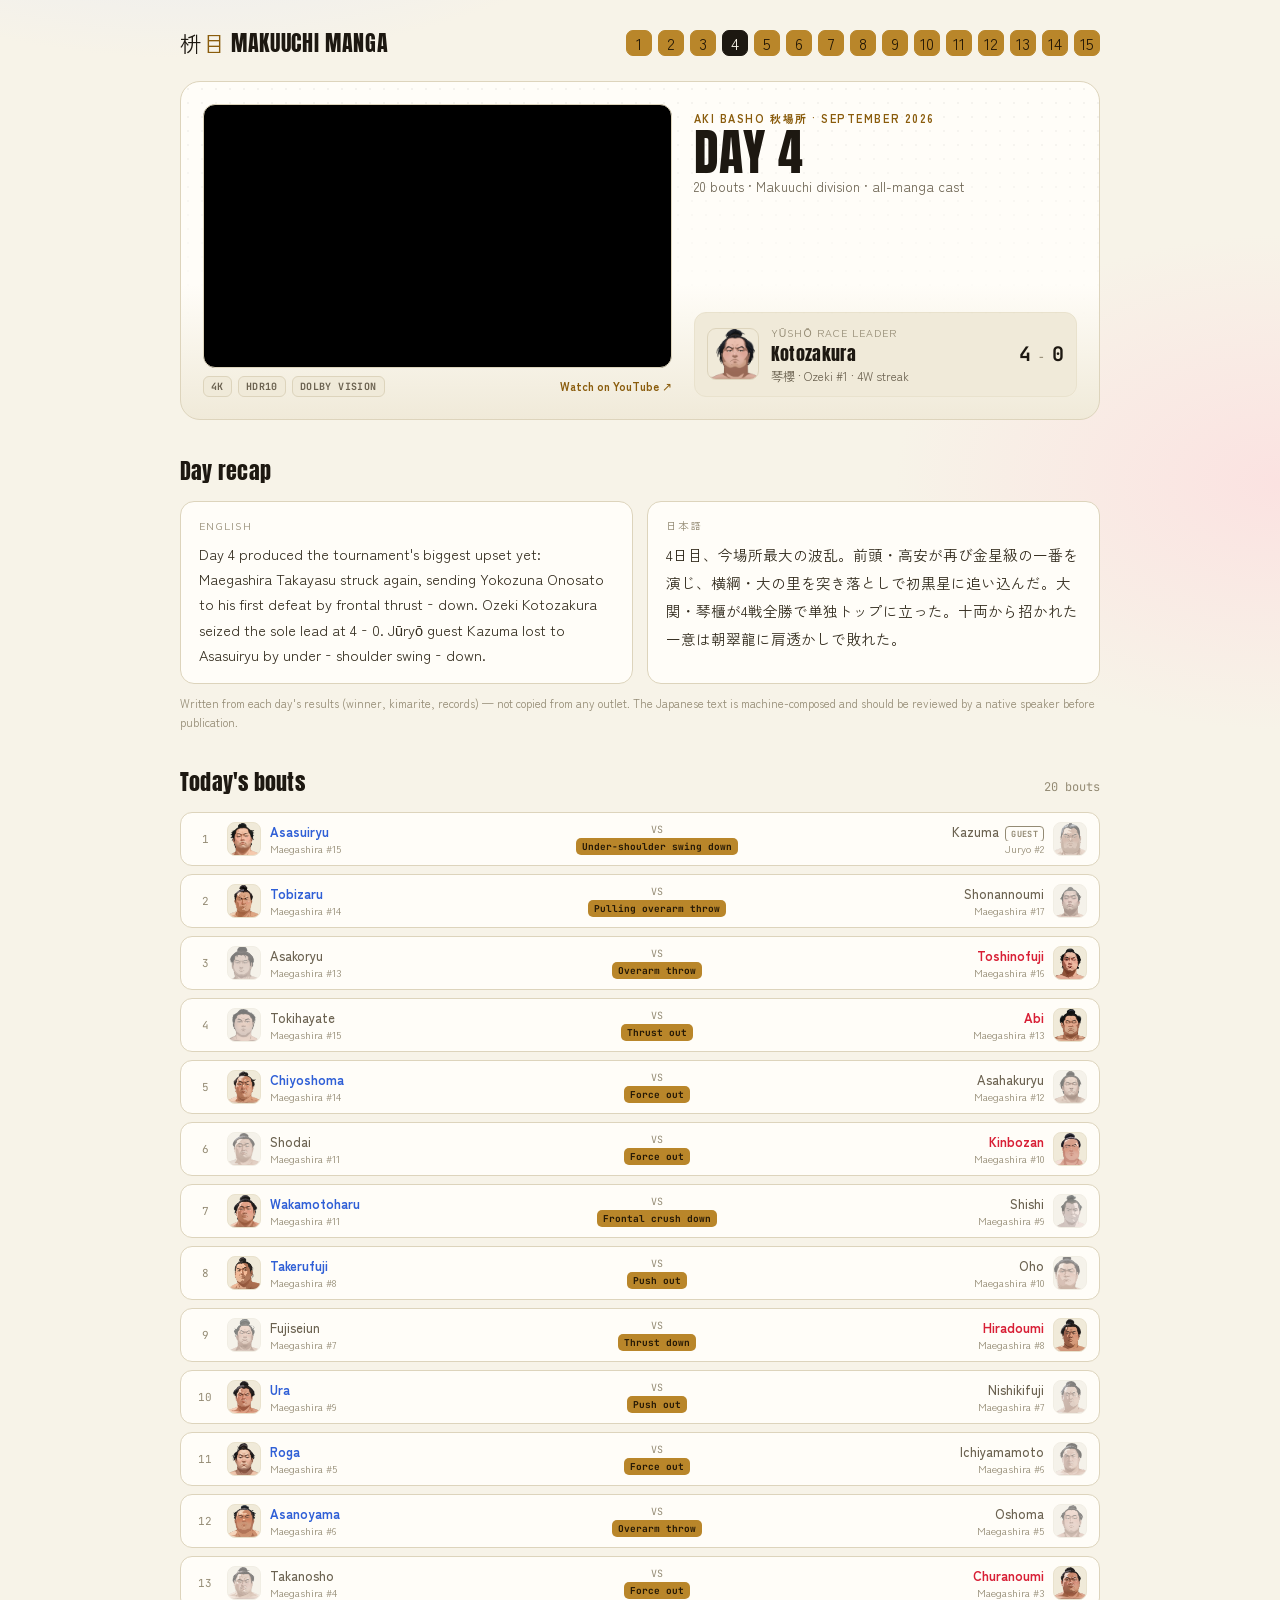
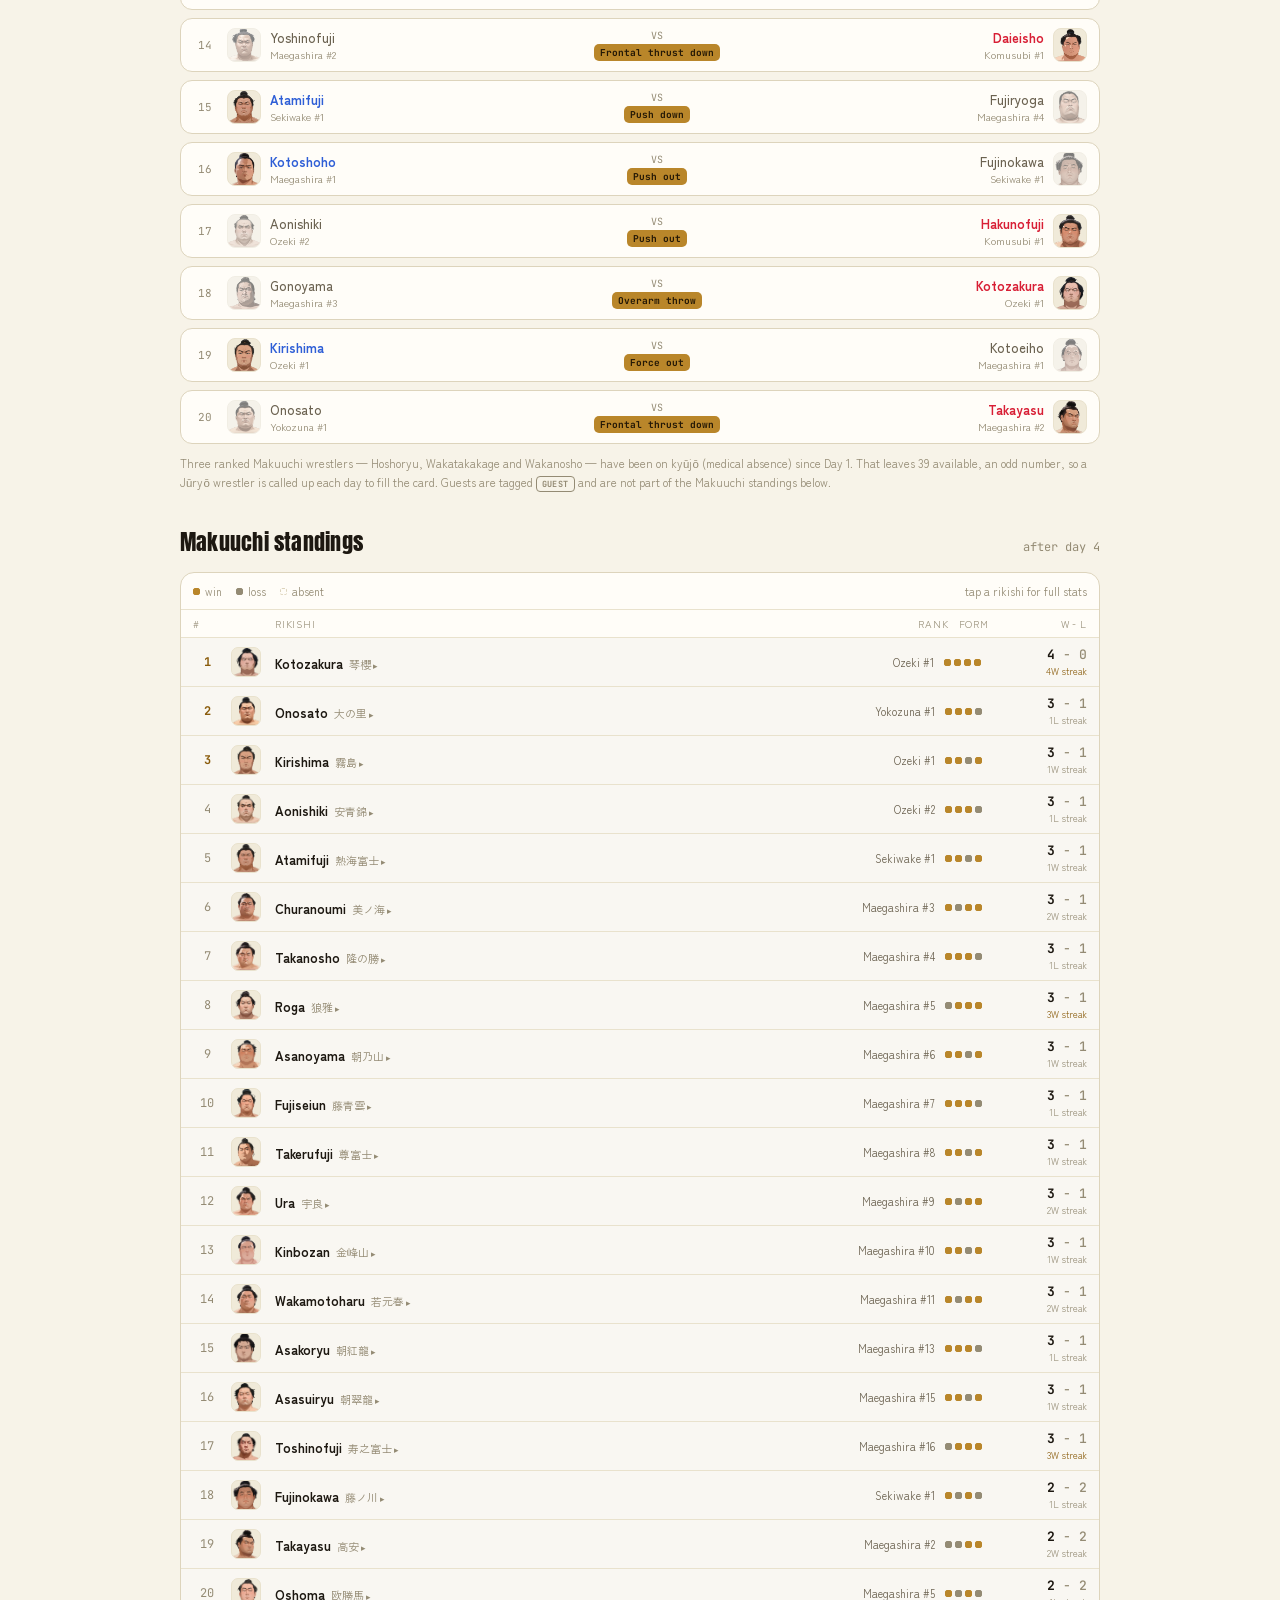
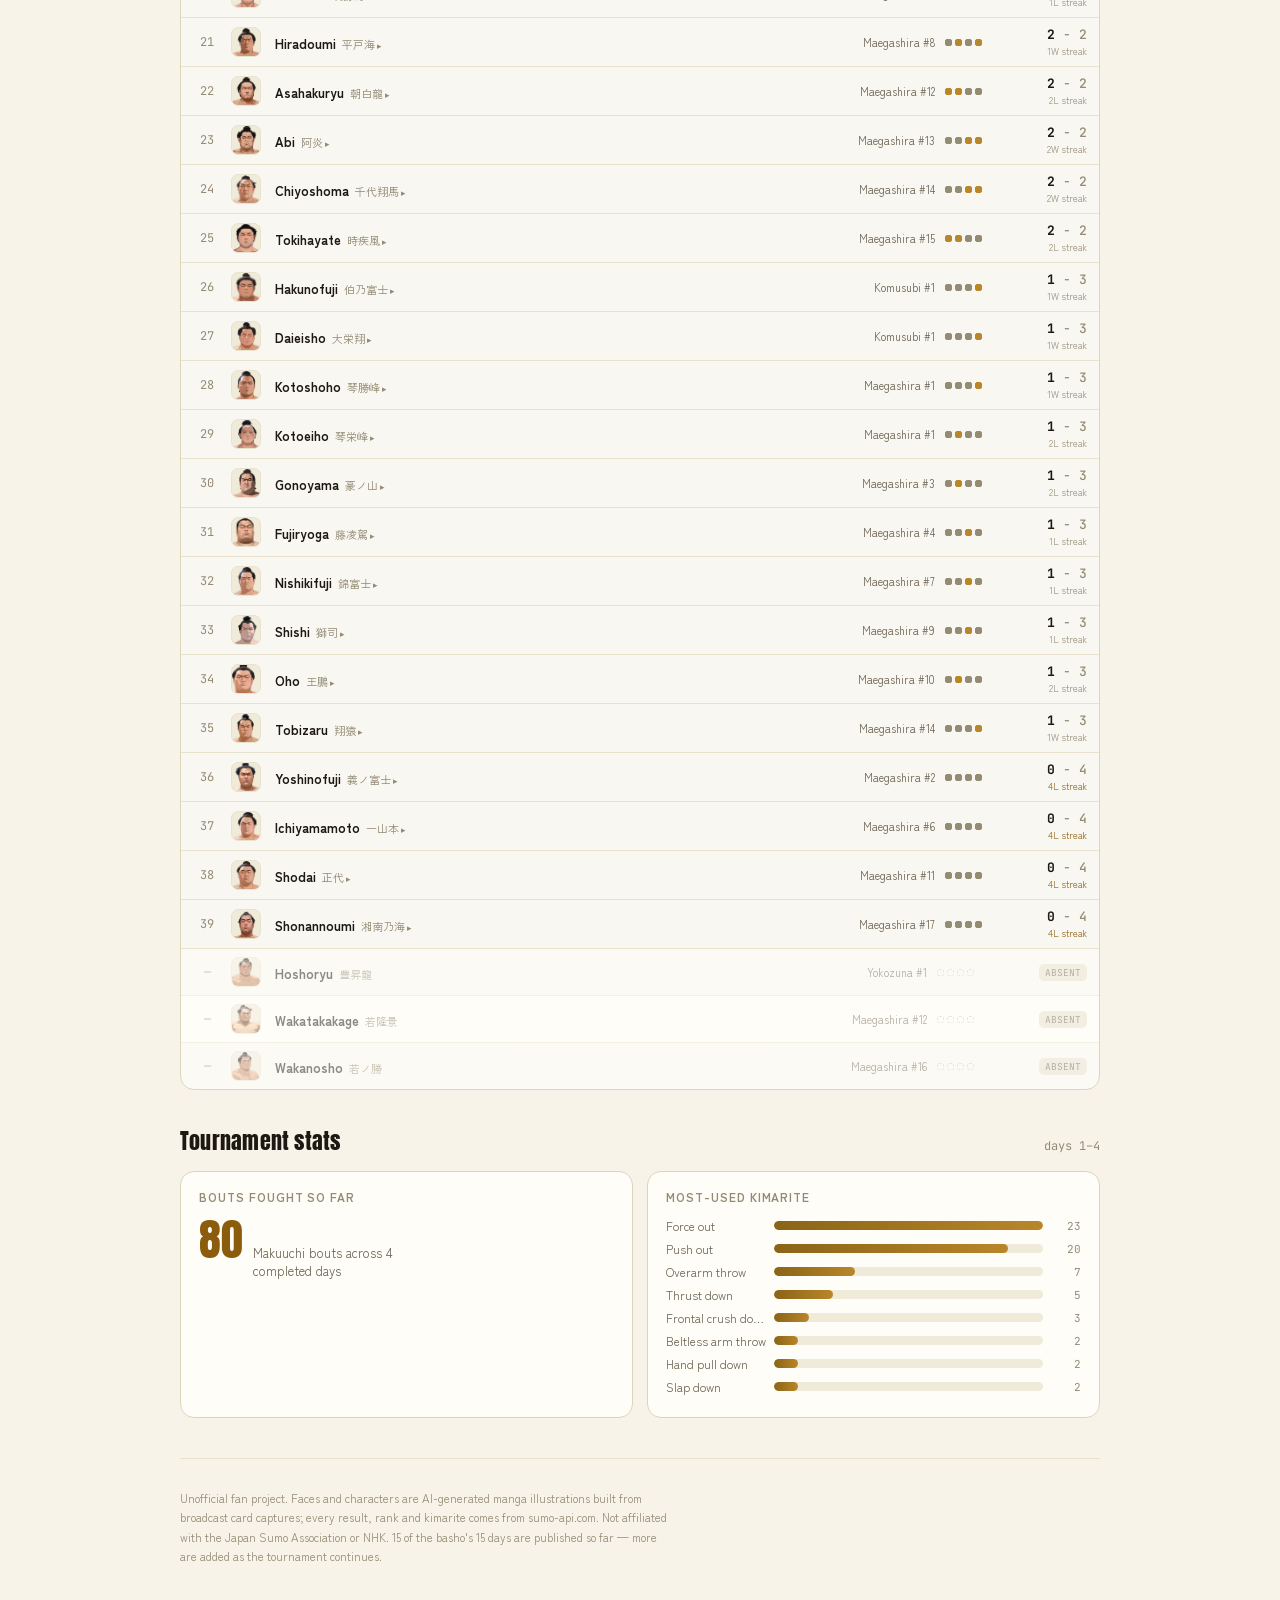
<file: day/4/index.html>
<!doctype html>
<html lang="en">
<head>
<meta charset="utf-8">
<meta name="viewport" content="width=device-width, initial-scale=1">
<title>Day 4 Results — Aki Basho 2026 in Manga Style | Makuuchi Manga</title>
<meta name="description" content="Day 4 produced the tournament&#x27;s biggest upset yet: Maegashira Takayasu struck again, sending Yokozuna Onosato to his first defeat by frontal thrust‑down. Oze...">
<link rel="canonical" href="https://masume.art/day/4/">
<meta property="og:type" content="video.other">
<meta property="og:title" content="Day 4 Results — Aki Basho 2026 in Manga Style | Makuuchi Manga">
<meta property="og:description" content="Day 4 produced the tournament&#x27;s biggest upset yet: Maegashira Takayasu struck again, sending Yokozuna Onosato to his first defeat by frontal thrust‑down. Oze...">
<meta property="og:url" content="https://masume.art/day/4/">
<meta property="og:image" content="https://i.ytimg.com/vi/Y9CMzwoNDYw/hqdefault.jpg">
<meta property="og:site_name" content="Makuuchi Manga">
<meta name="twitter:card" content="summary_large_image">
<meta name="twitter:title" content="Day 4 Results — Aki Basho 2026 in Manga Style | Makuuchi Manga">
<meta name="twitter:description" content="Day 4 produced the tournament&#x27;s biggest upset yet: Maegashira Takayasu struck again, sending Yokozuna Onosato to his first defeat by frontal thrust‑down. Oze...">
<meta name="twitter:image" content="https://i.ytimg.com/vi/Y9CMzwoNDYw/hqdefault.jpg">
<link rel="preconnect" href="https://fonts.googleapis.com">
<link rel="preconnect" href="https://fonts.gstatic.com" crossorigin>
<link href="https://fonts.googleapis.com/css2?family=Anton&family=Zen+Kaku+Gothic+New:wght@400;500;700;900&family=JetBrains+Mono:wght@500;700&display=swap" rel="stylesheet">
<link rel="stylesheet" href="/styles.css">
<script type="application/ld+json">{"@context": "https://schema.org", "@type": "WebPage", "name": "Day 4 Results — Aki Basho 2026 in Manga Style | Makuuchi Manga", "description": "Day 4 produced the tournament's biggest upset yet: Maegashira Takayasu struck again, sending Yokozuna Onosato to his first defeat by frontal thrust‑down. Oze...", "url": "https://masume.art/day/4/", "inLanguage": ["en", "ja"], "isPartOf": {"@type": "WebSite", "name": "Makuuchi Manga", "url": "https://masume.art"}, "video": {"@type": "VideoObject", "name": "Sumo September 2026 (Aki Basho) Day 4 Results | Makuuchi Standings in Manga Style [4K HDR]", "description": "Day 4 produced the tournament's biggest upset yet: Maegashira Takayasu struck again, sending Yokozuna Onosato to his first defeat by frontal thrust‑down. Oze...", "thumbnailUrl": "https://i.ytimg.com/vi/Y9CMzwoNDYw/hqdefault.jpg", "embedUrl": "https://www.youtube-nocookie.com/embed/Y9CMzwoNDYw"}}</script>
</head>
<body>
<div class="wrap">

  <div class="topbar">
    <div class="brand">
      <span class="mark">枡<span style="color:var(--gold-text)">目</span> MAKUUCHI MANGA</span>
    </div>
    <nav class="daynav" aria-label="Tournament days"><a class="chip done" href="/day/1/">1</a><a class="chip done" href="/day/2/">2</a><a class="chip done" href="/day/3/">3</a><a class="chip current" href="/day/4/">4</a><a class="chip done" href="/day/5/">5</a><a class="chip done" href="/day/6/">6</a><a class="chip done" href="/day/7/">7</a><a class="chip done" href="/day/8/">8</a><a class="chip done" href="/day/9/">9</a><a class="chip done" href="/day/10/">10</a><a class="chip done" href="/day/11/">11</a><a class="chip done" href="/day/12/">12</a><a class="chip done" href="/day/13/">13</a><a class="chip done" href="/day/14/">14</a><a class="chip done" href="/">15</a></nav>
  </div>

  <div class="hero">
    <div class="hero-video">
      <div class="yt-wrap">
        <iframe src="https://www.youtube-nocookie.com/embed/Y9CMzwoNDYw"
          title="Day 4 — Aki Basho, Makuuchi standings in manga style" loading="lazy"
          allow="accelerometer; clipboard-write; encrypted-media; gyroscope; picture-in-picture; web-share"
          allowfullscreen referrerpolicy="strict-origin-when-cross-origin"></iframe>
      </div>
      <div class="yt-meta">
        <span class="badge">4K</span>
        <span class="badge">HDR10</span>
        <span class="badge">DOLBY VISION</span>
        <a class="yt-external" href="https://youtu.be/Y9CMzwoNDYw" target="_blank" rel="noopener">Watch on YouTube ↗</a>
      </div>
    </div>

    <div class="hero-info">
      <div>
        <span class="eyebrow">Aki Basho 秋場所 · September 2026</span>
        <h1>DAY 4</h1>
        <div class="date">20 bouts · Makuuchi division · all-manga cast</div>
      </div>
      <div class="leader-card">
        <img src="/portraits/20.png" alt="Kotozakura" width="52" height="52">
        <div>
          <div class="l1">Yūshō race leader</div>
          <div class="l2">Kotozakura</div>
          <div class="l3">琴櫻 · Ozeki #1 · 4W streak</div>
        </div>
        <div class="rec">4<small>&nbsp;-&nbsp;</small>0</div>
      </div>
    </div>
  </div>

  <section>
    <div class="section-head"><h2>Day recap</h2></div>
    <div class="recap">
      <div class="recap-panel en">
        <span class="lang">English</span>
        <p>Day 4 produced the tournament's biggest upset yet: Maegashira Takayasu struck again, sending Yokozuna Onosato to his first defeat by frontal thrust‑down. Ozeki Kotozakura seized the sole lead at 4‑0. Jūryō guest Kazuma lost to Asasuiryu by under‑shoulder swing‑down.</p>
      </div>
      <div class="recap-panel jp">
        <span class="lang">日本語</span>
        <p>4日目、今場所最大の波乱。前頭・高安が再び金星級の一番を演じ、横綱・大の里を突き落としで初黒星に追い込んだ。大関・琴櫃が4戦全勝で単独トップに立った。十両から招かれた一意は朝翠龍に肩透かしで敗れた。</p>
      </div>
    </div>
    <p class="recap-note">Written from each day's results (winner, kimarite, records) — not copied from any outlet. The Japanese text is machine-composed and should be reviewed by a native speaker before publication.</p>
  </section>

  <section>
    <div class="section-head"><h2>Today's bouts</h2><span class="count">20 bouts</span></div>
    <div class="bouts">
  <div class="bout">
    <div class="n">1</div>
    <div class="side east ">
      <img src="/portraits/8859.png" alt="Asasuiryu" width="34" height="34" loading="lazy">
      <div class="nm"><div class="name">Asasuiryu</div><div class="rank">Maegashira #15</div></div>
    </div>
    <div class="vs">VS<span class="kim">Under-shoulder swing down</span></div>
    <div class="side b west loser">
      <img src="/portraits/8865.png" alt="Kazuma" width="34" height="34" loading="lazy">
      <div class="nm"><div class="name">Kazuma<span class="guest-badge">GUEST</span></div><div class="rank">Juryo #2</div></div>
    </div>
  </div>
  <div class="bout">
    <div class="n">2</div>
    <div class="side east ">
      <img src="/portraits/21.png" alt="Tobizaru" width="34" height="34" loading="lazy">
      <div class="nm"><div class="name">Tobizaru</div><div class="rank">Maegashira #14</div></div>
    </div>
    <div class="vs">VS<span class="kim">Pulling overarm throw</span></div>
    <div class="side b west loser">
      <img src="/portraits/49.png" alt="Shonannoumi" width="34" height="34" loading="lazy">
      <div class="nm"><div class="name">Shonannoumi</div><div class="rank">Maegashira #17</div></div>
    </div>
  </div>
  <div class="bout">
    <div class="n">3</div>
    <div class="side east loser">
      <img src="/portraits/164.png" alt="Asakoryu" width="34" height="34" loading="lazy">
      <div class="nm"><div class="name">Asakoryu</div><div class="rank">Maegashira #13</div></div>
    </div>
    <div class="vs">VS<span class="kim">Overarm throw</span></div>
    <div class="side b west ">
      <img src="/portraits/8866.png" alt="Toshinofuji" width="34" height="34" loading="lazy">
      <div class="nm"><div class="name">Toshinofuji</div><div class="rank">Maegashira #16</div></div>
    </div>
  </div>
  <div class="bout">
    <div class="n">4</div>
    <div class="side east loser">
      <img src="/portraits/83.png" alt="Tokihayate" width="34" height="34" loading="lazy">
      <div class="nm"><div class="name">Tokihayate</div><div class="rank">Maegashira #15</div></div>
    </div>
    <div class="vs">VS<span class="kim">Thrust out</span></div>
    <div class="side b west ">
      <img src="/portraits/22.png" alt="Abi" width="34" height="34" loading="lazy">
      <div class="nm"><div class="name">Abi</div><div class="rank">Maegashira #13</div></div>
    </div>
  </div>
  <div class="bout">
    <div class="n">5</div>
    <div class="side east ">
      <img src="/portraits/39.png" alt="Chiyoshoma" width="34" height="34" loading="lazy">
      <div class="nm"><div class="name">Chiyoshoma</div><div class="rank">Maegashira #14</div></div>
    </div>
    <div class="vs">VS<span class="kim">Force out</span></div>
    <div class="side b west loser">
      <img src="/portraits/607.png" alt="Asahakuryu" width="34" height="34" loading="lazy">
      <div class="nm"><div class="name">Asahakuryu</div><div class="rank">Maegashira #12</div></div>
    </div>
  </div>
  <div class="bout">
    <div class="n">6</div>
    <div class="side east loser">
      <img src="/portraits/33.png" alt="Shodai" width="34" height="34" loading="lazy">
      <div class="nm"><div class="name">Shodai</div><div class="rank">Maegashira #11</div></div>
    </div>
    <div class="vs">VS<span class="kim">Force out</span></div>
    <div class="side b west ">
      <img src="/portraits/50.png" alt="Kinbozan" width="34" height="34" loading="lazy">
      <div class="nm"><div class="name">Kinbozan</div><div class="rank">Maegashira #10</div></div>
    </div>
  </div>
  <div class="bout">
    <div class="n">7</div>
    <div class="side east ">
      <img src="/portraits/13.png" alt="Wakamotoharu" width="34" height="34" loading="lazy">
      <div class="nm"><div class="name">Wakamotoharu</div><div class="rank">Maegashira #11</div></div>
    </div>
    <div class="vs">VS<span class="kim">Frontal crush down</span></div>
    <div class="side b west loser">
      <img src="/portraits/86.png" alt="Shishi" width="34" height="34" loading="lazy">
      <div class="nm"><div class="name">Shishi</div><div class="rank">Maegashira #9</div></div>
    </div>
  </div>
  <div class="bout">
    <div class="n">8</div>
    <div class="side east ">
      <img src="/portraits/5.png" alt="Takerufuji" width="34" height="34" loading="lazy">
      <div class="nm"><div class="name">Takerufuji</div><div class="rank">Maegashira #8</div></div>
    </div>
    <div class="vs">VS<span class="kim">Push out</span></div>
    <div class="side b west loser">
      <img src="/portraits/41.png" alt="Oho" width="34" height="34" loading="lazy">
      <div class="nm"><div class="name">Oho</div><div class="rank">Maegashira #10</div></div>
    </div>
  </div>
  <div class="bout">
    <div class="n">9</div>
    <div class="side east loser">
      <img src="/portraits/82.png" alt="Fujiseiun" width="34" height="34" loading="lazy">
      <div class="nm"><div class="name">Fujiseiun</div><div class="rank">Maegashira #7</div></div>
    </div>
    <div class="vs">VS<span class="kim">Thrust down</span></div>
    <div class="side b west ">
      <img src="/portraits/24.png" alt="Hiradoumi" width="34" height="34" loading="lazy">
      <div class="nm"><div class="name">Hiradoumi</div><div class="rank">Maegashira #8</div></div>
    </div>
  </div>
  <div class="bout">
    <div class="n">10</div>
    <div class="side east ">
      <img src="/portraits/28.png" alt="Ura" width="34" height="34" loading="lazy">
      <div class="nm"><div class="name">Ura</div><div class="rank">Maegashira #9</div></div>
    </div>
    <div class="vs">VS<span class="kim">Push out</span></div>
    <div class="side b west loser">
      <img src="/portraits/40.png" alt="Nishikifuji" width="34" height="34" loading="lazy">
      <div class="nm"><div class="name">Nishikifuji</div><div class="rank">Maegashira #7</div></div>
    </div>
  </div>
  <div class="bout">
    <div class="n">11</div>
    <div class="side east ">
      <img src="/portraits/55.png" alt="Roga" width="34" height="34" loading="lazy">
      <div class="nm"><div class="name">Roga</div><div class="rank">Maegashira #5</div></div>
    </div>
    <div class="vs">VS<span class="kim">Force out</span></div>
    <div class="side b west loser">
      <img src="/portraits/11.png" alt="Ichiyamamoto" width="34" height="34" loading="lazy">
      <div class="nm"><div class="name">Ichiyamamoto</div><div class="rank">Maegashira #6</div></div>
    </div>
  </div>
  <div class="bout">
    <div class="n">12</div>
    <div class="side east ">
      <img src="/portraits/2.png" alt="Asanoyama" width="34" height="34" loading="lazy">
      <div class="nm"><div class="name">Asanoyama</div><div class="rank">Maegashira #6</div></div>
    </div>
    <div class="vs">VS<span class="kim">Overarm throw</span></div>
    <div class="side b west loser">
      <img src="/portraits/61.png" alt="Oshoma" width="34" height="34" loading="lazy">
      <div class="nm"><div class="name">Oshoma</div><div class="rank">Maegashira #5</div></div>
    </div>
  </div>
  <div class="bout">
    <div class="n">13</div>
    <div class="side east loser">
      <img src="/portraits/37.png" alt="Takanosho" width="34" height="34" loading="lazy">
      <div class="nm"><div class="name">Takanosho</div><div class="rank">Maegashira #4</div></div>
    </div>
    <div class="vs">VS<span class="kim">Force out</span></div>
    <div class="side b west ">
      <img src="/portraits/71.png" alt="Churanoumi" width="34" height="34" loading="lazy">
      <div class="nm"><div class="name">Churanoumi</div><div class="rank">Maegashira #3</div></div>
    </div>
  </div>
  <div class="bout">
    <div class="n">14</div>
    <div class="side east loser">
      <img src="/portraits/8857.png" alt="Yoshinofuji" width="34" height="34" loading="lazy">
      <div class="nm"><div class="name">Yoshinofuji</div><div class="rank">Maegashira #2</div></div>
    </div>
    <div class="vs">VS<span class="kim">Frontal thrust down</span></div>
    <div class="side b west ">
      <img src="/portraits/9.png" alt="Daieisho" width="34" height="34" loading="lazy">
      <div class="nm"><div class="name">Daieisho</div><div class="rank">Komusubi #1</div></div>
    </div>
  </div>
  <div class="bout">
    <div class="n">15</div>
    <div class="side east ">
      <img src="/portraits/74.png" alt="Atamifuji" width="34" height="34" loading="lazy">
      <div class="nm"><div class="name">Atamifuji</div><div class="rank">Sekiwake #1</div></div>
    </div>
    <div class="vs">VS<span class="kim">Push down</span></div>
    <div class="side b west loser">
      <img src="/portraits/9051.png" alt="Fujiryoga" width="34" height="34" loading="lazy">
      <div class="nm"><div class="name">Fujiryoga</div><div class="rank">Maegashira #4</div></div>
    </div>
  </div>
  <div class="bout">
    <div class="n">16</div>
    <div class="side east ">
      <img src="/portraits/8.png" alt="Kotoshoho" width="34" height="34" loading="lazy">
      <div class="nm"><div class="name">Kotoshoho</div><div class="rank">Maegashira #1</div></div>
    </div>
    <div class="vs">VS<span class="kim">Push out</span></div>
    <div class="side b west loser">
      <img src="/portraits/615.png" alt="Fujinokawa" width="34" height="34" loading="lazy">
      <div class="nm"><div class="name">Fujinokawa</div><div class="rank">Sekiwake #1</div></div>
    </div>
  </div>
  <div class="bout">
    <div class="n">17</div>
    <div class="side east loser">
      <img src="/portraits/8854.png" alt="Aonishiki" width="34" height="34" loading="lazy">
      <div class="nm"><div class="name">Aonishiki</div><div class="rank">Ozeki #2</div></div>
    </div>
    <div class="vs">VS<span class="kim">Push out</span></div>
    <div class="side b west ">
      <img src="/portraits/3.png" alt="Hakunofuji" width="34" height="34" loading="lazy">
      <div class="nm"><div class="name">Hakunofuji</div><div class="rank">Komusubi #1</div></div>
    </div>
  </div>
  <div class="bout">
    <div class="n">18</div>
    <div class="side east loser">
      <img src="/portraits/56.png" alt="Gonoyama" width="34" height="34" loading="lazy">
      <div class="nm"><div class="name">Gonoyama</div><div class="rank">Maegashira #3</div></div>
    </div>
    <div class="vs">VS<span class="kim">Overarm throw</span></div>
    <div class="side b west ">
      <img src="/portraits/20.png" alt="Kotozakura" width="34" height="34" loading="lazy">
      <div class="nm"><div class="name">Kotozakura</div><div class="rank">Ozeki #1</div></div>
    </div>
  </div>
  <div class="bout">
    <div class="n">19</div>
    <div class="side east ">
      <img src="/portraits/7.png" alt="Kirishima" width="34" height="34" loading="lazy">
      <div class="nm"><div class="name">Kirishima</div><div class="rank">Ozeki #1</div></div>
    </div>
    <div class="vs">VS<span class="kim">Force out</span></div>
    <div class="side b west loser">
      <img src="/portraits/112.png" alt="Kotoeiho" width="34" height="34" loading="lazy">
      <div class="nm"><div class="name">Kotoeiho</div><div class="rank">Maegashira #1</div></div>
    </div>
  </div>
  <div class="bout">
    <div class="n">20</div>
    <div class="side east loser">
      <img src="/portraits/8850.png" alt="Onosato" width="34" height="34" loading="lazy">
      <div class="nm"><div class="name">Onosato</div><div class="rank">Yokozuna #1</div></div>
    </div>
    <div class="vs">VS<span class="kim">Frontal thrust down</span></div>
    <div class="side b west ">
      <img src="/portraits/44.png" alt="Takayasu" width="34" height="34" loading="lazy">
      <div class="nm"><div class="name">Takayasu</div><div class="rank">Maegashira #2</div></div>
    </div>
  </div>
    </div>
    <p class="note">Three ranked Makuuchi wrestlers — Hoshoryu, Wakatakakage and Wakanosho — have been on kyūjō (medical absence) since Day 1. That leaves 39 available, an odd number, so a Jūryō wrestler is called up each day to fill the card. Guests are tagged <span class="guest-badge" style="margin-left:0">GUEST</span> and are not part of the Makuuchi standings below.</p>
  </section>

  <section>
    <div class="section-head"><h2>Makuuchi standings</h2><span class="count">after day 4</span></div>
    <div class="standings">
      <div class="standings-legend">
        <span class="lg"><span class="dot" style="background:var(--gold);border:1px solid var(--gold)"></span>win</span>
        <span class="lg"><span class="dot" style="background:var(--ink-faint);border:1px solid var(--ink-faint)"></span>loss</span>
        <span class="lg"><span class="dot" style="border:1px dashed var(--line)"></span>absent</span>
        <span style="margin-left:auto">tap a rikishi for full stats</span>
      </div>
      <div class="shead"><span>#</span><span>·</span><span>Rikishi</span><span class="srank-h">Rank</span><span>Form</span><span style="text-align:right">W&#8209;L</span></div>
  <div class="srow top" data-detail="d4-20">
    <div class="spos">1</div>
    <img src="/portraits/20.png" alt="Kotozakura" width="30" height="30" loading="lazy">
    <div class="sname"><span class="name">Kotozakura</span><span class="jp">琴櫻</span><span class="chev">▸</span></div>
    <div class="srank">Ozeki #1</div>
    <div class="formdots"><span class="w" title="Day 1: won"></span><span class="w" title="Day 2: won"></span><span class="w" title="Day 3: won"></span><span class="w" title="Day 4: won"></span></div>
    <div class="srec-wrap"><div class="srec">4<span class="l"> - 0</span></div><span class="sstreak hot">4W streak</span></div>
  </div>
  <div class="sdetail" id="d4-20" hidden>
    <div class="sdetail-grid">
      <div>
        <h4>Fighting style this basho (wins by technique family)</h4>
        <div class="style-bar"><i class="yotsu" style="width:75.0%" title="Grappling / belt (yotsu-zumo): 3"></i><i class="other" style="width:25.0%" title="Other (trips, twists, hand techniques): 1"></i></div><div class="style-legend"><span><b class="yotsu"></b>Grappling / belt · 3</span><span><b class="other"></b>Other · 1</span></div>
        <p class="bw-line"><b>Kotozakura</b>'s best win this basho: beat <b>Daieisho</b> (Komusubi #1) on Day 3.</p>
      </div>
      <div>
        <h4>Physical profile vs. the Makuuchi field</h4>
        <div class="range">
    <div class="rlabel"><span>Height</span><b>189cm</b></div>
    <div class="range-track"><span class="avgtick" style="left:51.4%" title="Makuuchi average: 184.3cm"></span>
      <span class="me" style="left:72.7%"></span></div>
    <div class="rends"><span>173cm</span><span>field avg 184.3cm</span><span>195cm</span></div>
  </div>
        <div class="range">
    <div class="rlabel"><span>Weight</span><b>177kg</b></div>
    <div class="range-track"><span class="avgtick" style="left:48.5%" title="Makuuchi average: 157.8kg"></span>
      <span class="me" style="left:73.1%"></span></div>
    <div class="rends"><span>120kg</span><span>field avg 157.8kg</span><span>198kg</span></div>
  </div>
        <div class="range">
    <div class="rlabel"><span>Age</span><b>28 yo</b></div>
    <div class="range-track"><span class="avgtick" style="left:49.3%" title="Makuuchi average: 28.4 yo"></span>
      <span class="me" style="left:46.7%"></span></div>
    <div class="rends"><span>21 yo</span><span>field avg 28.4 yo</span><span>36 yo</span></div>
  </div>
      </div>
    </div>
  </div>
  <div class="srow top" data-detail="d4-8850">
    <div class="spos">2</div>
    <img src="/portraits/8850.png" alt="Onosato" width="30" height="30" loading="lazy">
    <div class="sname"><span class="name">Onosato</span><span class="jp">大の里</span><span class="chev">▸</span></div>
    <div class="srank">Yokozuna #1</div>
    <div class="formdots"><span class="w" title="Day 1: won"></span><span class="w" title="Day 2: won"></span><span class="w" title="Day 3: won"></span><span class="l" title="Day 4: lost"></span></div>
    <div class="srec-wrap"><div class="srec">3<span class="l"> - 1</span></div><span class="sstreak">1L streak</span></div>
  </div>
  <div class="sdetail" id="d4-8850" hidden>
    <div class="sdetail-grid">
      <div>
        <h4>Fighting style this basho (wins by technique family)</h4>
        <div class="style-bar"><i class="oshi" style="width:66.7%" title="Push / thrust (oshi-zumo): 2"></i><i class="other" style="width:33.3%" title="Other (trips, twists, hand techniques): 1"></i></div><div class="style-legend"><span><b class="oshi"></b>Push / thrust · 2</span><span><b class="other"></b>Other · 1</span></div>
        <p class="bw-line"><b>Onosato</b>'s best win this basho: beat <b>Daieisho</b> (Komusubi #1) on Day 1.</p>
      </div>
      <div>
        <h4>Physical profile vs. the Makuuchi field</h4>
        <div class="range">
    <div class="rlabel"><span>Height</span><b>190cm</b></div>
    <div class="range-track"><span class="avgtick" style="left:51.4%" title="Makuuchi average: 184.3cm"></span>
      <span class="me" style="left:77.3%"></span></div>
    <div class="rends"><span>173cm</span><span>field avg 184.3cm</span><span>195cm</span></div>
  </div>
        <div class="range">
    <div class="rlabel"><span>Weight</span><b>188kg</b></div>
    <div class="range-track"><span class="avgtick" style="left:48.5%" title="Makuuchi average: 157.8kg"></span>
      <span class="me" style="left:87.2%"></span></div>
    <div class="rends"><span>120kg</span><span>field avg 157.8kg</span><span>198kg</span></div>
  </div>
        <div class="range">
    <div class="rlabel"><span>Age</span><b>26 yo</b></div>
    <div class="range-track"><span class="avgtick" style="left:49.3%" title="Makuuchi average: 28.4 yo"></span>
      <span class="me" style="left:33.3%"></span></div>
    <div class="rends"><span>21 yo</span><span>field avg 28.4 yo</span><span>36 yo</span></div>
  </div>
      </div>
    </div>
  </div>
  <div class="srow top" data-detail="d4-7">
    <div class="spos">3</div>
    <img src="/portraits/7.png" alt="Kirishima" width="30" height="30" loading="lazy">
    <div class="sname"><span class="name">Kirishima</span><span class="jp">霧島</span><span class="chev">▸</span></div>
    <div class="srank">Ozeki #1</div>
    <div class="formdots"><span class="w" title="Day 1: won"></span><span class="w" title="Day 2: won"></span><span class="l" title="Day 3: lost"></span><span class="w" title="Day 4: won"></span></div>
    <div class="srec-wrap"><div class="srec">3<span class="l"> - 1</span></div><span class="sstreak">1W streak</span></div>
  </div>
  <div class="sdetail" id="d4-7" hidden>
    <div class="sdetail-grid">
      <div>
        <h4>Fighting style this basho (wins by technique family)</h4>
        <div class="style-bar"><i class="yotsu" style="width:100.0%" title="Grappling / belt (yotsu-zumo): 3"></i></div><div class="style-legend"><span><b class="yotsu"></b>Grappling / belt · 3</span></div>
        <p class="bw-line"><b>Kirishima</b>'s best win this basho: beat <b>Hakunofuji</b> (Komusubi #1) on Day 2.</p>
      </div>
      <div>
        <h4>Physical profile vs. the Makuuchi field</h4>
        <div class="range">
    <div class="rlabel"><span>Height</span><b>186cm</b></div>
    <div class="range-track"><span class="avgtick" style="left:51.4%" title="Makuuchi average: 184.3cm"></span>
      <span class="me" style="left:59.1%"></span></div>
    <div class="rends"><span>173cm</span><span>field avg 184.3cm</span><span>195cm</span></div>
  </div>
        <div class="range">
    <div class="rlabel"><span>Weight</span><b>150kg</b></div>
    <div class="range-track"><span class="avgtick" style="left:48.5%" title="Makuuchi average: 157.8kg"></span>
      <span class="me" style="left:38.5%"></span></div>
    <div class="rends"><span>120kg</span><span>field avg 157.8kg</span><span>198kg</span></div>
  </div>
        <div class="range">
    <div class="rlabel"><span>Age</span><b>30 yo</b></div>
    <div class="range-track"><span class="avgtick" style="left:49.3%" title="Makuuchi average: 28.4 yo"></span>
      <span class="me" style="left:60.0%"></span></div>
    <div class="rends"><span>21 yo</span><span>field avg 28.4 yo</span><span>36 yo</span></div>
  </div>
      </div>
    </div>
  </div>
  <div class="srow" data-detail="d4-8854">
    <div class="spos">4</div>
    <img src="/portraits/8854.png" alt="Aonishiki" width="30" height="30" loading="lazy">
    <div class="sname"><span class="name">Aonishiki</span><span class="jp">安青錦</span><span class="chev">▸</span></div>
    <div class="srank">Ozeki #2</div>
    <div class="formdots"><span class="w" title="Day 1: won"></span><span class="w" title="Day 2: won"></span><span class="w" title="Day 3: won"></span><span class="l" title="Day 4: lost"></span></div>
    <div class="srec-wrap"><div class="srec">3<span class="l"> - 1</span></div><span class="sstreak">1L streak</span></div>
  </div>
  <div class="sdetail" id="d4-8854" hidden>
    <div class="sdetail-grid">
      <div>
        <h4>Fighting style this basho (wins by technique family)</h4>
        <div class="style-bar"><i class="yotsu" style="width:100.0%" title="Grappling / belt (yotsu-zumo): 3"></i></div><div class="style-legend"><span><b class="yotsu"></b>Grappling / belt · 3</span></div>
        <p class="bw-line"><b>Aonishiki</b>'s best win this basho: beat <b>Kotoeiho</b> (Maegashira #1) on Day 1.</p>
      </div>
      <div>
        <h4>Physical profile vs. the Makuuchi field</h4>
        <div class="range">
    <div class="rlabel"><span>Height</span><b>182cm</b></div>
    <div class="range-track"><span class="avgtick" style="left:51.4%" title="Makuuchi average: 184.3cm"></span>
      <span class="me" style="left:40.9%"></span></div>
    <div class="rends"><span>173cm</span><span>field avg 184.3cm</span><span>195cm</span></div>
  </div>
        <div class="range">
    <div class="rlabel"><span>Weight</span><b>142kg</b></div>
    <div class="range-track"><span class="avgtick" style="left:48.5%" title="Makuuchi average: 157.8kg"></span>
      <span class="me" style="left:28.2%"></span></div>
    <div class="rends"><span>120kg</span><span>field avg 157.8kg</span><span>198kg</span></div>
  </div>
        <div class="range">
    <div class="rlabel"><span>Age</span><b>22 yo</b></div>
    <div class="range-track"><span class="avgtick" style="left:49.3%" title="Makuuchi average: 28.4 yo"></span>
      <span class="me" style="left:6.7%"></span></div>
    <div class="rends"><span>21 yo</span><span>field avg 28.4 yo</span><span>36 yo</span></div>
  </div>
      </div>
    </div>
  </div>
  <div class="srow" data-detail="d4-74">
    <div class="spos">5</div>
    <img src="/portraits/74.png" alt="Atamifuji" width="30" height="30" loading="lazy">
    <div class="sname"><span class="name">Atamifuji</span><span class="jp">熱海富士</span><span class="chev">▸</span></div>
    <div class="srank">Sekiwake #1</div>
    <div class="formdots"><span class="w" title="Day 1: won"></span><span class="w" title="Day 2: won"></span><span class="l" title="Day 3: lost"></span><span class="w" title="Day 4: won"></span></div>
    <div class="srec-wrap"><div class="srec">3<span class="l"> - 1</span></div><span class="sstreak">1W streak</span></div>
  </div>
  <div class="sdetail" id="d4-74" hidden>
    <div class="sdetail-grid">
      <div>
        <h4>Fighting style this basho (wins by technique family)</h4>
        <div class="style-bar"><i class="oshi" style="width:66.7%" title="Push / thrust (oshi-zumo): 2"></i><i class="yotsu" style="width:33.3%" title="Grappling / belt (yotsu-zumo): 1"></i></div><div class="style-legend"><span><b class="oshi"></b>Push / thrust · 2</span><span><b class="yotsu"></b>Grappling / belt · 1</span></div>
        <p class="bw-line"><b>Atamifuji</b>'s best win this basho: beat <b>Gonoyama</b> (Maegashira #3) on Day 1.</p>
      </div>
      <div>
        <h4>Physical profile vs. the Makuuchi field</h4>
        <div class="range">
    <div class="rlabel"><span>Height</span><b>185cm</b></div>
    <div class="range-track"><span class="avgtick" style="left:51.4%" title="Makuuchi average: 184.3cm"></span>
      <span class="me" style="left:54.5%"></span></div>
    <div class="rends"><span>173cm</span><span>field avg 184.3cm</span><span>195cm</span></div>
  </div>
        <div class="range">
    <div class="rlabel"><span>Weight</span><b>198kg</b></div>
    <div class="range-track"><span class="avgtick" style="left:48.5%" title="Makuuchi average: 157.8kg"></span>
      <span class="me" style="left:98.0%"></span></div>
    <div class="rends"><span>120kg</span><span>field avg 157.8kg</span><span>198kg</span></div>
  </div>
        <div class="range">
    <div class="rlabel"><span>Age</span><b>24 yo</b></div>
    <div class="range-track"><span class="avgtick" style="left:49.3%" title="Makuuchi average: 28.4 yo"></span>
      <span class="me" style="left:20.0%"></span></div>
    <div class="rends"><span>21 yo</span><span>field avg 28.4 yo</span><span>36 yo</span></div>
  </div>
      </div>
    </div>
  </div>
  <div class="srow" data-detail="d4-71">
    <div class="spos">6</div>
    <img src="/portraits/71.png" alt="Churanoumi" width="30" height="30" loading="lazy">
    <div class="sname"><span class="name">Churanoumi</span><span class="jp">美ノ海</span><span class="chev">▸</span></div>
    <div class="srank">Maegashira #3</div>
    <div class="formdots"><span class="w" title="Day 1: won"></span><span class="l" title="Day 2: lost"></span><span class="w" title="Day 3: won"></span><span class="w" title="Day 4: won"></span></div>
    <div class="srec-wrap"><div class="srec">3<span class="l"> - 1</span></div><span class="sstreak">2W streak</span></div>
  </div>
  <div class="sdetail" id="d4-71" hidden>
    <div class="sdetail-grid">
      <div>
        <h4>Fighting style this basho (wins by technique family)</h4>
        <div class="style-bar"><i class="oshi" style="width:33.3%" title="Push / thrust (oshi-zumo): 1"></i><i class="yotsu" style="width:66.7%" title="Grappling / belt (yotsu-zumo): 2"></i></div><div class="style-legend"><span><b class="oshi"></b>Push / thrust · 1</span><span><b class="yotsu"></b>Grappling / belt · 2</span></div>
        <p class="bw-line"><b>Churanoumi</b>'s best win this basho: beat <b>Hakunofuji</b> (Komusubi #1) on Day 1.</p>
      </div>
      <div>
        <h4>Physical profile vs. the Makuuchi field</h4>
        <div class="range">
    <div class="rlabel"><span>Height</span><b>176cm</b></div>
    <div class="range-track"><span class="avgtick" style="left:51.4%" title="Makuuchi average: 184.3cm"></span>
      <span class="me" style="left:13.6%"></span></div>
    <div class="rends"><span>173cm</span><span>field avg 184.3cm</span><span>195cm</span></div>
  </div>
        <div class="range">
    <div class="rlabel"><span>Weight</span><b>157kg</b></div>
    <div class="range-track"><span class="avgtick" style="left:48.5%" title="Makuuchi average: 157.8kg"></span>
      <span class="me" style="left:47.4%"></span></div>
    <div class="rends"><span>120kg</span><span>field avg 157.8kg</span><span>198kg</span></div>
  </div>
        <div class="range">
    <div class="rlabel"><span>Age</span><b>33 yo</b></div>
    <div class="range-track"><span class="avgtick" style="left:49.3%" title="Makuuchi average: 28.4 yo"></span>
      <span class="me" style="left:80.0%"></span></div>
    <div class="rends"><span>21 yo</span><span>field avg 28.4 yo</span><span>36 yo</span></div>
  </div>
      </div>
    </div>
  </div>
  <div class="srow" data-detail="d4-37">
    <div class="spos">7</div>
    <img src="/portraits/37.png" alt="Takanosho" width="30" height="30" loading="lazy">
    <div class="sname"><span class="name">Takanosho</span><span class="jp">隆の勝</span><span class="chev">▸</span></div>
    <div class="srank">Maegashira #4</div>
    <div class="formdots"><span class="w" title="Day 1: won"></span><span class="w" title="Day 2: won"></span><span class="w" title="Day 3: won"></span><span class="l" title="Day 4: lost"></span></div>
    <div class="srec-wrap"><div class="srec">3<span class="l"> - 1</span></div><span class="sstreak">1L streak</span></div>
  </div>
  <div class="sdetail" id="d4-37" hidden>
    <div class="sdetail-grid">
      <div>
        <h4>Fighting style this basho (wins by technique family)</h4>
        <div class="style-bar"><i class="oshi" style="width:66.7%" title="Push / thrust (oshi-zumo): 2"></i><i class="other" style="width:33.3%" title="Other (trips, twists, hand techniques): 1"></i></div><div class="style-legend"><span><b class="oshi"></b>Push / thrust · 2</span><span><b class="other"></b>Other · 1</span></div>
        <p class="bw-line"><b>Takanosho</b>'s best win this basho: beat <b>Atamifuji</b> (Sekiwake #1) on Day 3.</p>
      </div>
      <div>
        <h4>Physical profile vs. the Makuuchi field</h4>
        <div class="range">
    <div class="rlabel"><span>Height</span><b>184cm</b></div>
    <div class="range-track"><span class="avgtick" style="left:51.4%" title="Makuuchi average: 184.3cm"></span>
      <span class="me" style="left:50.0%"></span></div>
    <div class="rends"><span>173cm</span><span>field avg 184.3cm</span><span>195cm</span></div>
  </div>
        <div class="range">
    <div class="rlabel"><span>Weight</span><b>176kg</b></div>
    <div class="range-track"><span class="avgtick" style="left:48.5%" title="Makuuchi average: 157.8kg"></span>
      <span class="me" style="left:71.8%"></span></div>
    <div class="rends"><span>120kg</span><span>field avg 157.8kg</span><span>198kg</span></div>
  </div>
        <div class="range">
    <div class="rlabel"><span>Age</span><b>31 yo</b></div>
    <div class="range-track"><span class="avgtick" style="left:49.3%" title="Makuuchi average: 28.4 yo"></span>
      <span class="me" style="left:66.7%"></span></div>
    <div class="rends"><span>21 yo</span><span>field avg 28.4 yo</span><span>36 yo</span></div>
  </div>
      </div>
    </div>
  </div>
  <div class="srow" data-detail="d4-55">
    <div class="spos">8</div>
    <img src="/portraits/55.png" alt="Roga" width="30" height="30" loading="lazy">
    <div class="sname"><span class="name">Roga</span><span class="jp">狼雅</span><span class="chev">▸</span></div>
    <div class="srank">Maegashira #5</div>
    <div class="formdots"><span class="l" title="Day 1: lost"></span><span class="w" title="Day 2: won"></span><span class="w" title="Day 3: won"></span><span class="w" title="Day 4: won"></span></div>
    <div class="srec-wrap"><div class="srec">3<span class="l"> - 1</span></div><span class="sstreak hot">3W streak</span></div>
  </div>
  <div class="sdetail" id="d4-55" hidden>
    <div class="sdetail-grid">
      <div>
        <h4>Fighting style this basho (wins by technique family)</h4>
        <div class="style-bar"><i class="oshi" style="width:33.3%" title="Push / thrust (oshi-zumo): 1"></i><i class="yotsu" style="width:66.7%" title="Grappling / belt (yotsu-zumo): 2"></i></div><div class="style-legend"><span><b class="oshi"></b>Push / thrust · 1</span><span><b class="yotsu"></b>Grappling / belt · 2</span></div>
        <p class="bw-line"><b>Roga</b>'s best win this basho: beat <b>Fujiryoga</b> (Maegashira #4) on Day 2.</p>
      </div>
      <div>
        <h4>Physical profile vs. the Makuuchi field</h4>
        <div class="range">
    <div class="rlabel"><span>Height</span><b>185cm</b></div>
    <div class="range-track"><span class="avgtick" style="left:51.4%" title="Makuuchi average: 184.3cm"></span>
      <span class="me" style="left:54.5%"></span></div>
    <div class="rends"><span>173cm</span><span>field avg 184.3cm</span><span>195cm</span></div>
  </div>
        <div class="range">
    <div class="rlabel"><span>Weight</span><b>159kg</b></div>
    <div class="range-track"><span class="avgtick" style="left:48.5%" title="Makuuchi average: 157.8kg"></span>
      <span class="me" style="left:50.0%"></span></div>
    <div class="rends"><span>120kg</span><span>field avg 157.8kg</span><span>198kg</span></div>
  </div>
        <div class="range">
    <div class="rlabel"><span>Age</span><b>27 yo</b></div>
    <div class="range-track"><span class="avgtick" style="left:49.3%" title="Makuuchi average: 28.4 yo"></span>
      <span class="me" style="left:40.0%"></span></div>
    <div class="rends"><span>21 yo</span><span>field avg 28.4 yo</span><span>36 yo</span></div>
  </div>
      </div>
    </div>
  </div>
  <div class="srow" data-detail="d4-2">
    <div class="spos">9</div>
    <img src="/portraits/2.png" alt="Asanoyama" width="30" height="30" loading="lazy">
    <div class="sname"><span class="name">Asanoyama</span><span class="jp">朝乃山</span><span class="chev">▸</span></div>
    <div class="srank">Maegashira #6</div>
    <div class="formdots"><span class="w" title="Day 1: won"></span><span class="w" title="Day 2: won"></span><span class="l" title="Day 3: lost"></span><span class="w" title="Day 4: won"></span></div>
    <div class="srec-wrap"><div class="srec">3<span class="l"> - 1</span></div><span class="sstreak">1W streak</span></div>
  </div>
  <div class="sdetail" id="d4-2" hidden>
    <div class="sdetail-grid">
      <div>
        <h4>Fighting style this basho (wins by technique family)</h4>
        <div class="style-bar"><i class="yotsu" style="width:100.0%" title="Grappling / belt (yotsu-zumo): 3"></i></div><div class="style-legend"><span><b class="yotsu"></b>Grappling / belt · 3</span></div>
        <p class="bw-line"><b>Asanoyama</b>'s best win this basho: beat <b>Oshoma</b> (Maegashira #5) on Day 4.</p>
      </div>
      <div>
        <h4>Physical profile vs. the Makuuchi field</h4>
        <div class="range">
    <div class="rlabel"><span>Height</span><b>188cm</b></div>
    <div class="range-track"><span class="avgtick" style="left:51.4%" title="Makuuchi average: 184.3cm"></span>
      <span class="me" style="left:68.2%"></span></div>
    <div class="rends"><span>173cm</span><span>field avg 184.3cm</span><span>195cm</span></div>
  </div>
        <div class="range">
    <div class="rlabel"><span>Weight</span><b>172kg</b></div>
    <div class="range-track"><span class="avgtick" style="left:48.5%" title="Makuuchi average: 157.8kg"></span>
      <span class="me" style="left:66.7%"></span></div>
    <div class="rends"><span>120kg</span><span>field avg 157.8kg</span><span>198kg</span></div>
  </div>
        <div class="range">
    <div class="rlabel"><span>Age</span><b>32 yo</b></div>
    <div class="range-track"><span class="avgtick" style="left:49.3%" title="Makuuchi average: 28.4 yo"></span>
      <span class="me" style="left:73.3%"></span></div>
    <div class="rends"><span>21 yo</span><span>field avg 28.4 yo</span><span>36 yo</span></div>
  </div>
      </div>
    </div>
  </div>
  <div class="srow" data-detail="d4-82">
    <div class="spos">10</div>
    <img src="/portraits/82.png" alt="Fujiseiun" width="30" height="30" loading="lazy">
    <div class="sname"><span class="name">Fujiseiun</span><span class="jp">藤青雲</span><span class="chev">▸</span></div>
    <div class="srank">Maegashira #7</div>
    <div class="formdots"><span class="w" title="Day 1: won"></span><span class="w" title="Day 2: won"></span><span class="w" title="Day 3: won"></span><span class="l" title="Day 4: lost"></span></div>
    <div class="srec-wrap"><div class="srec">3<span class="l"> - 1</span></div><span class="sstreak">1L streak</span></div>
  </div>
  <div class="sdetail" id="d4-82" hidden>
    <div class="sdetail-grid">
      <div>
        <h4>Fighting style this basho (wins by technique family)</h4>
        <div class="style-bar"><i class="yotsu" style="width:33.3%" title="Grappling / belt (yotsu-zumo): 1"></i><i class="other" style="width:66.7%" title="Other (trips, twists, hand techniques): 2"></i></div><div class="style-legend"><span><b class="yotsu"></b>Grappling / belt · 1</span><span><b class="other"></b>Other · 2</span></div>
        <p class="bw-line"><b>Fujiseiun</b>'s best win this basho: beat <b>Ichiyamamoto</b> (Maegashira #6) on Day 2.</p>
      </div>
      <div>
        <h4>Physical profile vs. the Makuuchi field</h4>
        <div class="range">
    <div class="rlabel"><span>Height</span><b>185cm</b></div>
    <div class="range-track"><span class="avgtick" style="left:51.4%" title="Makuuchi average: 184.3cm"></span>
      <span class="me" style="left:54.5%"></span></div>
    <div class="rends"><span>173cm</span><span>field avg 184.3cm</span><span>195cm</span></div>
  </div>
        <div class="range">
    <div class="rlabel"><span>Weight</span><b>149kg</b></div>
    <div class="range-track"><span class="avgtick" style="left:48.5%" title="Makuuchi average: 157.8kg"></span>
      <span class="me" style="left:37.2%"></span></div>
    <div class="rends"><span>120kg</span><span>field avg 157.8kg</span><span>198kg</span></div>
  </div>
        <div class="range">
    <div class="rlabel"><span>Age</span><b>28 yo</b></div>
    <div class="range-track"><span class="avgtick" style="left:49.3%" title="Makuuchi average: 28.4 yo"></span>
      <span class="me" style="left:46.7%"></span></div>
    <div class="rends"><span>21 yo</span><span>field avg 28.4 yo</span><span>36 yo</span></div>
  </div>
      </div>
    </div>
  </div>
  <div class="srow" data-detail="d4-5">
    <div class="spos">11</div>
    <img src="/portraits/5.png" alt="Takerufuji" width="30" height="30" loading="lazy">
    <div class="sname"><span class="name">Takerufuji</span><span class="jp">尊富士</span><span class="chev">▸</span></div>
    <div class="srank">Maegashira #8</div>
    <div class="formdots"><span class="w" title="Day 1: won"></span><span class="w" title="Day 2: won"></span><span class="l" title="Day 3: lost"></span><span class="w" title="Day 4: won"></span></div>
    <div class="srec-wrap"><div class="srec">3<span class="l"> - 1</span></div><span class="sstreak">1W streak</span></div>
  </div>
  <div class="sdetail" id="d4-5" hidden>
    <div class="sdetail-grid">
      <div>
        <h4>Fighting style this basho (wins by technique family)</h4>
        <div class="style-bar"><i class="oshi" style="width:100.0%" title="Push / thrust (oshi-zumo): 3"></i></div><div class="style-legend"><span><b class="oshi"></b>Push / thrust · 3</span></div>
        <p class="bw-line"><b>Takerufuji</b>'s best win this basho: beat <b>Hiradoumi</b> (Maegashira #8) on Day 1.</p>
      </div>
      <div>
        <h4>Physical profile vs. the Makuuchi field</h4>
        <div class="range">
    <div class="rlabel"><span>Height</span><b>186cm</b></div>
    <div class="range-track"><span class="avgtick" style="left:51.4%" title="Makuuchi average: 184.3cm"></span>
      <span class="me" style="left:59.1%"></span></div>
    <div class="rends"><span>173cm</span><span>field avg 184.3cm</span><span>195cm</span></div>
  </div>
        <div class="range">
    <div class="rlabel"><span>Weight</span><b>149kg</b></div>
    <div class="range-track"><span class="avgtick" style="left:48.5%" title="Makuuchi average: 157.8kg"></span>
      <span class="me" style="left:37.2%"></span></div>
    <div class="rends"><span>120kg</span><span>field avg 157.8kg</span><span>198kg</span></div>
  </div>
        <div class="range">
    <div class="rlabel"><span>Age</span><b>27 yo</b></div>
    <div class="range-track"><span class="avgtick" style="left:49.3%" title="Makuuchi average: 28.4 yo"></span>
      <span class="me" style="left:40.0%"></span></div>
    <div class="rends"><span>21 yo</span><span>field avg 28.4 yo</span><span>36 yo</span></div>
  </div>
      </div>
    </div>
  </div>
  <div class="srow" data-detail="d4-28">
    <div class="spos">12</div>
    <img src="/portraits/28.png" alt="Ura" width="30" height="30" loading="lazy">
    <div class="sname"><span class="name">Ura</span><span class="jp">宇良</span><span class="chev">▸</span></div>
    <div class="srank">Maegashira #9</div>
    <div class="formdots"><span class="w" title="Day 1: won"></span><span class="l" title="Day 2: lost"></span><span class="w" title="Day 3: won"></span><span class="w" title="Day 4: won"></span></div>
    <div class="srec-wrap"><div class="srec">3<span class="l"> - 1</span></div><span class="sstreak">2W streak</span></div>
  </div>
  <div class="sdetail" id="d4-28" hidden>
    <div class="sdetail-grid">
      <div>
        <h4>Fighting style this basho (wins by technique family)</h4>
        <div class="style-bar"><i class="oshi" style="width:33.3%" title="Push / thrust (oshi-zumo): 1"></i><i class="other" style="width:66.7%" title="Other (trips, twists, hand techniques): 2"></i></div><div class="style-legend"><span><b class="oshi"></b>Push / thrust · 1</span><span><b class="other"></b>Other · 2</span></div>
        <p class="bw-line"><b>Ura</b>'s best win this basho: beat <b>Nishikifuji</b> (Maegashira #7) on Day 4.</p>
      </div>
      <div>
        <h4>Physical profile vs. the Makuuchi field</h4>
        <div class="range">
    <div class="rlabel"><span>Height</span><b>173cm</b></div>
    <div class="range-track"><span class="avgtick" style="left:51.4%" title="Makuuchi average: 184.3cm"></span>
      <span class="me" style="left:2.0%"></span></div>
    <div class="rends"><span>173cm</span><span>field avg 184.3cm</span><span>195cm</span></div>
  </div>
        <div class="range">
    <div class="rlabel"><span>Weight</span><b>138kg</b></div>
    <div class="range-track"><span class="avgtick" style="left:48.5%" title="Makuuchi average: 157.8kg"></span>
      <span class="me" style="left:23.1%"></span></div>
    <div class="rends"><span>120kg</span><span>field avg 157.8kg</span><span>198kg</span></div>
  </div>
        <div class="range">
    <div class="rlabel"><span>Age</span><b>34 yo</b></div>
    <div class="range-track"><span class="avgtick" style="left:49.3%" title="Makuuchi average: 28.4 yo"></span>
      <span class="me" style="left:86.7%"></span></div>
    <div class="rends"><span>21 yo</span><span>field avg 28.4 yo</span><span>36 yo</span></div>
  </div>
      </div>
    </div>
  </div>
  <div class="srow" data-detail="d4-50">
    <div class="spos">13</div>
    <img src="/portraits/50.png" alt="Kinbozan" width="30" height="30" loading="lazy">
    <div class="sname"><span class="name">Kinbozan</span><span class="jp">金峰山</span><span class="chev">▸</span></div>
    <div class="srank">Maegashira #10</div>
    <div class="formdots"><span class="w" title="Day 1: won"></span><span class="w" title="Day 2: won"></span><span class="l" title="Day 3: lost"></span><span class="w" title="Day 4: won"></span></div>
    <div class="srec-wrap"><div class="srec">3<span class="l"> - 1</span></div><span class="sstreak">1W streak</span></div>
  </div>
  <div class="sdetail" id="d4-50" hidden>
    <div class="sdetail-grid">
      <div>
        <h4>Fighting style this basho (wins by technique family)</h4>
        <div class="style-bar"><i class="oshi" style="width:33.3%" title="Push / thrust (oshi-zumo): 1"></i><i class="yotsu" style="width:66.7%" title="Grappling / belt (yotsu-zumo): 2"></i></div><div class="style-legend"><span><b class="oshi"></b>Push / thrust · 1</span><span><b class="yotsu"></b>Grappling / belt · 2</span></div>
        <p class="bw-line"><b>Kinbozan</b>'s best win this basho: beat <b>Oho</b> (Maegashira #10) on Day 1.</p>
      </div>
      <div>
        <h4>Physical profile vs. the Makuuchi field</h4>
        <div class="range">
    <div class="rlabel"><span>Height</span><b>194cm</b></div>
    <div class="range-track"><span class="avgtick" style="left:51.4%" title="Makuuchi average: 184.3cm"></span>
      <span class="me" style="left:95.5%"></span></div>
    <div class="rends"><span>173cm</span><span>field avg 184.3cm</span><span>195cm</span></div>
  </div>
        <div class="range">
    <div class="rlabel"><span>Weight</span><b>181kg</b></div>
    <div class="range-track"><span class="avgtick" style="left:48.5%" title="Makuuchi average: 157.8kg"></span>
      <span class="me" style="left:78.2%"></span></div>
    <div class="rends"><span>120kg</span><span>field avg 157.8kg</span><span>198kg</span></div>
  </div>
        <div class="range">
    <div class="rlabel"><span>Age</span><b>29 yo</b></div>
    <div class="range-track"><span class="avgtick" style="left:49.3%" title="Makuuchi average: 28.4 yo"></span>
      <span class="me" style="left:53.3%"></span></div>
    <div class="rends"><span>21 yo</span><span>field avg 28.4 yo</span><span>36 yo</span></div>
  </div>
      </div>
    </div>
  </div>
  <div class="srow" data-detail="d4-13">
    <div class="spos">14</div>
    <img src="/portraits/13.png" alt="Wakamotoharu" width="30" height="30" loading="lazy">
    <div class="sname"><span class="name">Wakamotoharu</span><span class="jp">若元春</span><span class="chev">▸</span></div>
    <div class="srank">Maegashira #11</div>
    <div class="formdots"><span class="w" title="Day 1: won"></span><span class="l" title="Day 2: lost"></span><span class="w" title="Day 3: won"></span><span class="w" title="Day 4: won"></span></div>
    <div class="srec-wrap"><div class="srec">3<span class="l"> - 1</span></div><span class="sstreak">2W streak</span></div>
  </div>
  <div class="sdetail" id="d4-13" hidden>
    <div class="sdetail-grid">
      <div>
        <h4>Fighting style this basho (wins by technique family)</h4>
        <div class="style-bar"><i class="yotsu" style="width:100.0%" title="Grappling / belt (yotsu-zumo): 3"></i></div><div class="style-legend"><span><b class="yotsu"></b>Grappling / belt · 3</span></div>
        <p class="bw-line"><b>Wakamotoharu</b>'s best win this basho: beat <b>Shishi</b> (Maegashira #9) on Day 4.</p>
      </div>
      <div>
        <h4>Physical profile vs. the Makuuchi field</h4>
        <div class="range">
    <div class="rlabel"><span>Height</span><b>186cm</b></div>
    <div class="range-track"><span class="avgtick" style="left:51.4%" title="Makuuchi average: 184.3cm"></span>
      <span class="me" style="left:59.1%"></span></div>
    <div class="rends"><span>173cm</span><span>field avg 184.3cm</span><span>195cm</span></div>
  </div>
        <div class="range">
    <div class="rlabel"><span>Weight</span><b>149kg</b></div>
    <div class="range-track"><span class="avgtick" style="left:48.5%" title="Makuuchi average: 157.8kg"></span>
      <span class="me" style="left:37.2%"></span></div>
    <div class="rends"><span>120kg</span><span>field avg 157.8kg</span><span>198kg</span></div>
  </div>
        <div class="range">
    <div class="rlabel"><span>Age</span><b>32 yo</b></div>
    <div class="range-track"><span class="avgtick" style="left:49.3%" title="Makuuchi average: 28.4 yo"></span>
      <span class="me" style="left:73.3%"></span></div>
    <div class="rends"><span>21 yo</span><span>field avg 28.4 yo</span><span>36 yo</span></div>
  </div>
      </div>
    </div>
  </div>
  <div class="srow" data-detail="d4-164">
    <div class="spos">15</div>
    <img src="/portraits/164.png" alt="Asakoryu" width="30" height="30" loading="lazy">
    <div class="sname"><span class="name">Asakoryu</span><span class="jp">朝紅龍</span><span class="chev">▸</span></div>
    <div class="srank">Maegashira #13</div>
    <div class="formdots"><span class="w" title="Day 1: won"></span><span class="w" title="Day 2: won"></span><span class="w" title="Day 3: won"></span><span class="l" title="Day 4: lost"></span></div>
    <div class="srec-wrap"><div class="srec">3<span class="l"> - 1</span></div><span class="sstreak">1L streak</span></div>
  </div>
  <div class="sdetail" id="d4-164" hidden>
    <div class="sdetail-grid">
      <div>
        <h4>Fighting style this basho (wins by technique family)</h4>
        <div class="style-bar"><i class="oshi" style="width:66.7%" title="Push / thrust (oshi-zumo): 2"></i><i class="yotsu" style="width:33.3%" title="Grappling / belt (yotsu-zumo): 1"></i></div><div class="style-legend"><span><b class="oshi"></b>Push / thrust · 2</span><span><b class="yotsu"></b>Grappling / belt · 1</span></div>
        <p class="bw-line"><b>Asakoryu</b>'s best win this basho: beat <b>Shodai</b> (Maegashira #11) on Day 3.</p>
      </div>
      <div>
        <h4>Physical profile vs. the Makuuchi field</h4>
        <div class="range">
    <div class="rlabel"><span>Height</span><b>178cm</b></div>
    <div class="range-track"><span class="avgtick" style="left:51.4%" title="Makuuchi average: 184.3cm"></span>
      <span class="me" style="left:22.7%"></span></div>
    <div class="rends"><span>173cm</span><span>field avg 184.3cm</span><span>195cm</span></div>
  </div>
        <div class="range">
    <div class="rlabel"><span>Weight</span><b>122kg</b></div>
    <div class="range-track"><span class="avgtick" style="left:48.5%" title="Makuuchi average: 157.8kg"></span>
      <span class="me" style="left:2.6%"></span></div>
    <div class="rends"><span>120kg</span><span>field avg 157.8kg</span><span>198kg</span></div>
  </div>
        <div class="range">
    <div class="rlabel"><span>Age</span><b>27 yo</b></div>
    <div class="range-track"><span class="avgtick" style="left:49.3%" title="Makuuchi average: 28.4 yo"></span>
      <span class="me" style="left:40.0%"></span></div>
    <div class="rends"><span>21 yo</span><span>field avg 28.4 yo</span><span>36 yo</span></div>
  </div>
      </div>
    </div>
  </div>
  <div class="srow" data-detail="d4-8859">
    <div class="spos">16</div>
    <img src="/portraits/8859.png" alt="Asasuiryu" width="30" height="30" loading="lazy">
    <div class="sname"><span class="name">Asasuiryu</span><span class="jp">朝翠龍</span><span class="chev">▸</span></div>
    <div class="srank">Maegashira #15</div>
    <div class="formdots"><span class="w" title="Day 1: won"></span><span class="w" title="Day 2: won"></span><span class="l" title="Day 3: lost"></span><span class="w" title="Day 4: won"></span></div>
    <div class="srec-wrap"><div class="srec">3<span class="l"> - 1</span></div><span class="sstreak">1W streak</span></div>
  </div>
  <div class="sdetail" id="d4-8859" hidden>
    <div class="sdetail-grid">
      <div>
        <h4>Fighting style this basho (wins by technique family)</h4>
        <div class="style-bar"><i class="yotsu" style="width:66.7%" title="Grappling / belt (yotsu-zumo): 2"></i><i class="other" style="width:33.3%" title="Other (trips, twists, hand techniques): 1"></i></div><div class="style-legend"><span><b class="yotsu"></b>Grappling / belt · 2</span><span><b class="other"></b>Other · 1</span></div>
        <p class="bw-line"><b>Asasuiryu</b>'s best win this basho: beat <b>Chiyoshoma</b> (Maegashira #14) on Day 1.</p>
      </div>
      <div>
        <h4>Physical profile vs. the Makuuchi field</h4>
        <div class="range">
    <div class="rlabel"><span>Height</span><b>175cm</b></div>
    <div class="range-track"><span class="avgtick" style="left:51.4%" title="Makuuchi average: 184.3cm"></span>
      <span class="me" style="left:9.1%"></span></div>
    <div class="rends"><span>173cm</span><span>field avg 184.3cm</span><span>195cm</span></div>
  </div>
        <div class="range">
    <div class="rlabel"><span>Weight</span><b>120kg</b></div>
    <div class="range-track"><span class="avgtick" style="left:48.5%" title="Makuuchi average: 157.8kg"></span>
      <span class="me" style="left:2.0%"></span></div>
    <div class="rends"><span>120kg</span><span>field avg 157.8kg</span><span>198kg</span></div>
  </div>
        <div class="range">
    <div class="rlabel"><span>Age</span><b>26 yo</b></div>
    <div class="range-track"><span class="avgtick" style="left:49.3%" title="Makuuchi average: 28.4 yo"></span>
      <span class="me" style="left:33.3%"></span></div>
    <div class="rends"><span>21 yo</span><span>field avg 28.4 yo</span><span>36 yo</span></div>
  </div>
      </div>
    </div>
  </div>
  <div class="srow" data-detail="d4-8866">
    <div class="spos">17</div>
    <img src="/portraits/8866.png" alt="Toshinofuji" width="30" height="30" loading="lazy">
    <div class="sname"><span class="name">Toshinofuji</span><span class="jp">寿之富士</span><span class="chev">▸</span></div>
    <div class="srank">Maegashira #16</div>
    <div class="formdots"><span class="l" title="Day 1: lost"></span><span class="w" title="Day 2: won"></span><span class="w" title="Day 3: won"></span><span class="w" title="Day 4: won"></span></div>
    <div class="srec-wrap"><div class="srec">3<span class="l"> - 1</span></div><span class="sstreak hot">3W streak</span></div>
  </div>
  <div class="sdetail" id="d4-8866" hidden>
    <div class="sdetail-grid">
      <div>
        <h4>Fighting style this basho (wins by technique family)</h4>
        <div class="style-bar"><i class="yotsu" style="width:100.0%" title="Grappling / belt (yotsu-zumo): 3"></i></div><div class="style-legend"><span><b class="yotsu"></b>Grappling / belt · 3</span></div>
        <p class="bw-line"><b>Toshinofuji</b>'s best win this basho: beat <b>Asakoryu</b> (Maegashira #13) on Day 4.</p>
      </div>
      <div>
        <h4>Physical profile vs. the Makuuchi field</h4>
        <div class="range">
    <div class="rlabel"><span>Height</span><b>195cm</b></div>
    <div class="range-track"><span class="avgtick" style="left:51.4%" title="Makuuchi average: 184.3cm"></span>
      <span class="me" style="left:98.0%"></span></div>
    <div class="rends"><span>173cm</span><span>field avg 184.3cm</span><span>195cm</span></div>
  </div>
        <div class="range">
    <div class="rlabel"><span>Weight</span><b>156kg</b></div>
    <div class="range-track"><span class="avgtick" style="left:48.5%" title="Makuuchi average: 157.8kg"></span>
      <span class="me" style="left:46.2%"></span></div>
    <div class="rends"><span>120kg</span><span>field avg 157.8kg</span><span>198kg</span></div>
  </div>
        <div class="range">
    <div class="rlabel"><span>Age</span><b>26 yo</b></div>
    <div class="range-track"><span class="avgtick" style="left:49.3%" title="Makuuchi average: 28.4 yo"></span>
      <span class="me" style="left:33.3%"></span></div>
    <div class="rends"><span>21 yo</span><span>field avg 28.4 yo</span><span>36 yo</span></div>
  </div>
      </div>
    </div>
  </div>
  <div class="srow" data-detail="d4-615">
    <div class="spos">18</div>
    <img src="/portraits/615.png" alt="Fujinokawa" width="30" height="30" loading="lazy">
    <div class="sname"><span class="name">Fujinokawa</span><span class="jp">藤ノ川</span><span class="chev">▸</span></div>
    <div class="srank">Sekiwake #1</div>
    <div class="formdots"><span class="w" title="Day 1: won"></span><span class="l" title="Day 2: lost"></span><span class="w" title="Day 3: won"></span><span class="l" title="Day 4: lost"></span></div>
    <div class="srec-wrap"><div class="srec">2<span class="l"> - 2</span></div><span class="sstreak">1L streak</span></div>
  </div>
  <div class="sdetail" id="d4-615" hidden>
    <div class="sdetail-grid">
      <div>
        <h4>Fighting style this basho (wins by technique family)</h4>
        <div class="style-bar"><i class="oshi" style="width:50.0%" title="Push / thrust (oshi-zumo): 1"></i><i class="yotsu" style="width:50.0%" title="Grappling / belt (yotsu-zumo): 1"></i></div><div class="style-legend"><span><b class="oshi"></b>Push / thrust · 1</span><span><b class="yotsu"></b>Grappling / belt · 1</span></div>
        <p class="bw-line"><b>Fujinokawa</b>'s best win this basho: beat <b>Yoshinofuji</b> (Maegashira #2) on Day 1.</p>
      </div>
      <div>
        <h4>Physical profile vs. the Makuuchi field</h4>
        <div class="range">
    <div class="rlabel"><span>Height</span><b>177cm</b></div>
    <div class="range-track"><span class="avgtick" style="left:51.4%" title="Makuuchi average: 184.3cm"></span>
      <span class="me" style="left:18.2%"></span></div>
    <div class="rends"><span>173cm</span><span>field avg 184.3cm</span><span>195cm</span></div>
  </div>
        <div class="range">
    <div class="rlabel"><span>Weight</span><b>125kg</b></div>
    <div class="range-track"><span class="avgtick" style="left:48.5%" title="Makuuchi average: 157.8kg"></span>
      <span class="me" style="left:6.4%"></span></div>
    <div class="rends"><span>120kg</span><span>field avg 157.8kg</span><span>198kg</span></div>
  </div>
        <div class="range">
    <div class="rlabel"><span>Age</span><b>21 yo</b></div>
    <div class="range-track"><span class="avgtick" style="left:49.3%" title="Makuuchi average: 28.4 yo"></span>
      <span class="me" style="left:2.0%"></span></div>
    <div class="rends"><span>21 yo</span><span>field avg 28.4 yo</span><span>36 yo</span></div>
  </div>
      </div>
    </div>
  </div>
  <div class="srow" data-detail="d4-44">
    <div class="spos">19</div>
    <img src="/portraits/44.png" alt="Takayasu" width="30" height="30" loading="lazy">
    <div class="sname"><span class="name">Takayasu</span><span class="jp">高安</span><span class="chev">▸</span></div>
    <div class="srank">Maegashira #2</div>
    <div class="formdots"><span class="l" title="Day 1: lost"></span><span class="l" title="Day 2: lost"></span><span class="w" title="Day 3: won"></span><span class="w" title="Day 4: won"></span></div>
    <div class="srec-wrap"><div class="srec">2<span class="l"> - 2</span></div><span class="sstreak">2W streak</span></div>
  </div>
  <div class="sdetail" id="d4-44" hidden>
    <div class="sdetail-grid">
      <div>
        <h4>Fighting style this basho (wins by technique family)</h4>
        <div class="style-bar"><i class="oshi" style="width:50.0%" title="Push / thrust (oshi-zumo): 1"></i><i class="other" style="width:50.0%" title="Other (trips, twists, hand techniques): 1"></i></div><div class="style-legend"><span><b class="oshi"></b>Push / thrust · 1</span><span><b class="other"></b>Other · 1</span></div>
        <p class="bw-line"><b>Takayasu</b>'s best win this basho: beat <b>Onosato</b> (Yokozuna #1) on Day 4.</p>
      </div>
      <div>
        <h4>Physical profile vs. the Makuuchi field</h4>
        <div class="range">
    <div class="rlabel"><span>Height</span><b>188cm</b></div>
    <div class="range-track"><span class="avgtick" style="left:51.4%" title="Makuuchi average: 184.3cm"></span>
      <span class="me" style="left:68.2%"></span></div>
    <div class="rends"><span>173cm</span><span>field avg 184.3cm</span><span>195cm</span></div>
  </div>
        <div class="range">
    <div class="rlabel"><span>Weight</span><b>173kg</b></div>
    <div class="range-track"><span class="avgtick" style="left:48.5%" title="Makuuchi average: 157.8kg"></span>
      <span class="me" style="left:67.9%"></span></div>
    <div class="rends"><span>120kg</span><span>field avg 157.8kg</span><span>198kg</span></div>
  </div>
        <div class="range">
    <div class="rlabel"><span>Age</span><b>36 yo</b></div>
    <div class="range-track"><span class="avgtick" style="left:49.3%" title="Makuuchi average: 28.4 yo"></span>
      <span class="me" style="left:98.0%"></span></div>
    <div class="rends"><span>21 yo</span><span>field avg 28.4 yo</span><span>36 yo</span></div>
  </div>
      </div>
    </div>
  </div>
  <div class="srow" data-detail="d4-61">
    <div class="spos">20</div>
    <img src="/portraits/61.png" alt="Oshoma" width="30" height="30" loading="lazy">
    <div class="sname"><span class="name">Oshoma</span><span class="jp">欧勝馬</span><span class="chev">▸</span></div>
    <div class="srank">Maegashira #5</div>
    <div class="formdots"><span class="w" title="Day 1: won"></span><span class="l" title="Day 2: lost"></span><span class="w" title="Day 3: won"></span><span class="l" title="Day 4: lost"></span></div>
    <div class="srec-wrap"><div class="srec">2<span class="l"> - 2</span></div><span class="sstreak">1L streak</span></div>
  </div>
  <div class="sdetail" id="d4-61" hidden>
    <div class="sdetail-grid">
      <div>
        <h4>Fighting style this basho (wins by technique family)</h4>
        <div class="style-bar"><i class="oshi" style="width:50.0%" title="Push / thrust (oshi-zumo): 1"></i><i class="other" style="width:50.0%" title="Other (trips, twists, hand techniques): 1"></i></div><div class="style-legend"><span><b class="oshi"></b>Push / thrust · 1</span><span><b class="other"></b>Other · 1</span></div>
        <p class="bw-line"><b>Oshoma</b>'s best win this basho: beat <b>Roga</b> (Maegashira #5) on Day 1.</p>
      </div>
      <div>
        <h4>Physical profile vs. the Makuuchi field</h4>
        <div class="range">
    <div class="rlabel"><span>Height</span><b>190cm</b></div>
    <div class="range-track"><span class="avgtick" style="left:51.4%" title="Makuuchi average: 184.3cm"></span>
      <span class="me" style="left:77.3%"></span></div>
    <div class="rends"><span>173cm</span><span>field avg 184.3cm</span><span>195cm</span></div>
  </div>
        <div class="range">
    <div class="rlabel"><span>Weight</span><b>162kg</b></div>
    <div class="range-track"><span class="avgtick" style="left:48.5%" title="Makuuchi average: 157.8kg"></span>
      <span class="me" style="left:53.8%"></span></div>
    <div class="rends"><span>120kg</span><span>field avg 157.8kg</span><span>198kg</span></div>
  </div>
        <div class="range">
    <div class="rlabel"><span>Age</span><b>29 yo</b></div>
    <div class="range-track"><span class="avgtick" style="left:49.3%" title="Makuuchi average: 28.4 yo"></span>
      <span class="me" style="left:53.3%"></span></div>
    <div class="rends"><span>21 yo</span><span>field avg 28.4 yo</span><span>36 yo</span></div>
  </div>
      </div>
    </div>
  </div>
  <div class="srow" data-detail="d4-24">
    <div class="spos">21</div>
    <img src="/portraits/24.png" alt="Hiradoumi" width="30" height="30" loading="lazy">
    <div class="sname"><span class="name">Hiradoumi</span><span class="jp">平戸海</span><span class="chev">▸</span></div>
    <div class="srank">Maegashira #8</div>
    <div class="formdots"><span class="l" title="Day 1: lost"></span><span class="w" title="Day 2: won"></span><span class="l" title="Day 3: lost"></span><span class="w" title="Day 4: won"></span></div>
    <div class="srec-wrap"><div class="srec">2<span class="l"> - 2</span></div><span class="sstreak">1W streak</span></div>
  </div>
  <div class="sdetail" id="d4-24" hidden>
    <div class="sdetail-grid">
      <div>
        <h4>Fighting style this basho (wins by technique family)</h4>
        <div class="style-bar"><i class="oshi" style="width:100.0%" title="Push / thrust (oshi-zumo): 2"></i></div><div class="style-legend"><span><b class="oshi"></b>Push / thrust · 2</span></div>
        <p class="bw-line"><b>Hiradoumi</b>'s best win this basho: beat <b>Fujiseiun</b> (Maegashira #7) on Day 4.</p>
      </div>
      <div>
        <h4>Physical profile vs. the Makuuchi field</h4>
        <div class="range">
    <div class="rlabel"><span>Height</span><b>178cm</b></div>
    <div class="range-track"><span class="avgtick" style="left:51.4%" title="Makuuchi average: 184.3cm"></span>
      <span class="me" style="left:22.7%"></span></div>
    <div class="rends"><span>173cm</span><span>field avg 184.3cm</span><span>195cm</span></div>
  </div>
        <div class="range">
    <div class="rlabel"><span>Weight</span><b>142kg</b></div>
    <div class="range-track"><span class="avgtick" style="left:48.5%" title="Makuuchi average: 157.8kg"></span>
      <span class="me" style="left:28.2%"></span></div>
    <div class="rends"><span>120kg</span><span>field avg 157.8kg</span><span>198kg</span></div>
  </div>
        <div class="range">
    <div class="rlabel"><span>Age</span><b>26 yo</b></div>
    <div class="range-track"><span class="avgtick" style="left:49.3%" title="Makuuchi average: 28.4 yo"></span>
      <span class="me" style="left:33.3%"></span></div>
    <div class="rends"><span>21 yo</span><span>field avg 28.4 yo</span><span>36 yo</span></div>
  </div>
      </div>
    </div>
  </div>
  <div class="srow" data-detail="d4-607">
    <div class="spos">22</div>
    <img src="/portraits/607.png" alt="Asahakuryu" width="30" height="30" loading="lazy">
    <div class="sname"><span class="name">Asahakuryu</span><span class="jp">朝白龍</span><span class="chev">▸</span></div>
    <div class="srank">Maegashira #12</div>
    <div class="formdots"><span class="w" title="Day 1: won"></span><span class="w" title="Day 2: won"></span><span class="l" title="Day 3: lost"></span><span class="l" title="Day 4: lost"></span></div>
    <div class="srec-wrap"><div class="srec">2<span class="l"> - 2</span></div><span class="sstreak">2L streak</span></div>
  </div>
  <div class="sdetail" id="d4-607" hidden>
    <div class="sdetail-grid">
      <div>
        <h4>Fighting style this basho (wins by technique family)</h4>
        <div class="style-bar"><i class="oshi" style="width:100.0%" title="Push / thrust (oshi-zumo): 2"></i></div><div class="style-legend"><span><b class="oshi"></b>Push / thrust · 2</span></div>
        <p class="bw-line"><b>Asahakuryu</b>'s best win this basho: beat <b>Abi</b> (Maegashira #13) on Day 1.</p>
      </div>
      <div>
        <h4>Physical profile vs. the Makuuchi field</h4>
        <div class="range">
    <div class="rlabel"><span>Height</span><b>185cm</b></div>
    <div class="range-track"><span class="avgtick" style="left:51.4%" title="Makuuchi average: 184.3cm"></span>
      <span class="me" style="left:54.5%"></span></div>
    <div class="rends"><span>173cm</span><span>field avg 184.3cm</span><span>195cm</span></div>
  </div>
        <div class="range">
    <div class="rlabel"><span>Weight</span><b>157kg</b></div>
    <div class="range-track"><span class="avgtick" style="left:48.5%" title="Makuuchi average: 157.8kg"></span>
      <span class="me" style="left:47.4%"></span></div>
    <div class="rends"><span>120kg</span><span>field avg 157.8kg</span><span>198kg</span></div>
  </div>
        <div class="range">
    <div class="rlabel"><span>Age</span><b>27 yo</b></div>
    <div class="range-track"><span class="avgtick" style="left:49.3%" title="Makuuchi average: 28.4 yo"></span>
      <span class="me" style="left:40.0%"></span></div>
    <div class="rends"><span>21 yo</span><span>field avg 28.4 yo</span><span>36 yo</span></div>
  </div>
      </div>
    </div>
  </div>
  <div class="srow" data-detail="d4-22">
    <div class="spos">23</div>
    <img src="/portraits/22.png" alt="Abi" width="30" height="30" loading="lazy">
    <div class="sname"><span class="name">Abi</span><span class="jp">阿炎</span><span class="chev">▸</span></div>
    <div class="srank">Maegashira #13</div>
    <div class="formdots"><span class="l" title="Day 1: lost"></span><span class="l" title="Day 2: lost"></span><span class="w" title="Day 3: won"></span><span class="w" title="Day 4: won"></span></div>
    <div class="srec-wrap"><div class="srec">2<span class="l"> - 2</span></div><span class="sstreak">2W streak</span></div>
  </div>
  <div class="sdetail" id="d4-22" hidden>
    <div class="sdetail-grid">
      <div>
        <h4>Fighting style this basho (wins by technique family)</h4>
        <div class="style-bar"><i class="oshi" style="width:100.0%" title="Push / thrust (oshi-zumo): 2"></i></div><div class="style-legend"><span><b class="oshi"></b>Push / thrust · 2</span></div>
        <p class="bw-line"><b>Abi</b>'s best win this basho: beat <b>Tobizaru</b> (Maegashira #14) on Day 3.</p>
      </div>
      <div>
        <h4>Physical profile vs. the Makuuchi field</h4>
        <div class="range">
    <div class="rlabel"><span>Height</span><b>186cm</b></div>
    <div class="range-track"><span class="avgtick" style="left:51.4%" title="Makuuchi average: 184.3cm"></span>
      <span class="me" style="left:59.1%"></span></div>
    <div class="rends"><span>173cm</span><span>field avg 184.3cm</span><span>195cm</span></div>
  </div>
        <div class="range">
    <div class="rlabel"><span>Weight</span><b>167kg</b></div>
    <div class="range-track"><span class="avgtick" style="left:48.5%" title="Makuuchi average: 157.8kg"></span>
      <span class="me" style="left:60.3%"></span></div>
    <div class="rends"><span>120kg</span><span>field avg 157.8kg</span><span>198kg</span></div>
  </div>
        <div class="range">
    <div class="rlabel"><span>Age</span><b>32 yo</b></div>
    <div class="range-track"><span class="avgtick" style="left:49.3%" title="Makuuchi average: 28.4 yo"></span>
      <span class="me" style="left:73.3%"></span></div>
    <div class="rends"><span>21 yo</span><span>field avg 28.4 yo</span><span>36 yo</span></div>
  </div>
      </div>
    </div>
  </div>
  <div class="srow" data-detail="d4-39">
    <div class="spos">24</div>
    <img src="/portraits/39.png" alt="Chiyoshoma" width="30" height="30" loading="lazy">
    <div class="sname"><span class="name">Chiyoshoma</span><span class="jp">千代翔馬</span><span class="chev">▸</span></div>
    <div class="srank">Maegashira #14</div>
    <div class="formdots"><span class="l" title="Day 1: lost"></span><span class="l" title="Day 2: lost"></span><span class="w" title="Day 3: won"></span><span class="w" title="Day 4: won"></span></div>
    <div class="srec-wrap"><div class="srec">2<span class="l"> - 2</span></div><span class="sstreak">2W streak</span></div>
  </div>
  <div class="sdetail" id="d4-39" hidden>
    <div class="sdetail-grid">
      <div>
        <h4>Fighting style this basho (wins by technique family)</h4>
        <div class="style-bar"><i class="yotsu" style="width:100.0%" title="Grappling / belt (yotsu-zumo): 2"></i></div><div class="style-legend"><span><b class="yotsu"></b>Grappling / belt · 2</span></div>
        <p class="bw-line"><b>Chiyoshoma</b>'s best win this basho: beat <b>Asahakuryu</b> (Maegashira #12) on Day 4.</p>
      </div>
      <div>
        <h4>Physical profile vs. the Makuuchi field</h4>
        <div class="range">
    <div class="rlabel"><span>Height</span><b>184cm</b></div>
    <div class="range-track"><span class="avgtick" style="left:51.4%" title="Makuuchi average: 184.3cm"></span>
      <span class="me" style="left:50.0%"></span></div>
    <div class="rends"><span>173cm</span><span>field avg 184.3cm</span><span>195cm</span></div>
  </div>
        <div class="range">
    <div class="rlabel"><span>Weight</span><b>144kg</b></div>
    <div class="range-track"><span class="avgtick" style="left:48.5%" title="Makuuchi average: 157.8kg"></span>
      <span class="me" style="left:30.8%"></span></div>
    <div class="rends"><span>120kg</span><span>field avg 157.8kg</span><span>198kg</span></div>
  </div>
        <div class="range">
    <div class="rlabel"><span>Age</span><b>35 yo</b></div>
    <div class="range-track"><span class="avgtick" style="left:49.3%" title="Makuuchi average: 28.4 yo"></span>
      <span class="me" style="left:93.3%"></span></div>
    <div class="rends"><span>21 yo</span><span>field avg 28.4 yo</span><span>36 yo</span></div>
  </div>
      </div>
    </div>
  </div>
  <div class="srow" data-detail="d4-83">
    <div class="spos">25</div>
    <img src="/portraits/83.png" alt="Tokihayate" width="30" height="30" loading="lazy">
    <div class="sname"><span class="name">Tokihayate</span><span class="jp">時疾風</span><span class="chev">▸</span></div>
    <div class="srank">Maegashira #15</div>
    <div class="formdots"><span class="w" title="Day 1: won"></span><span class="w" title="Day 2: won"></span><span class="l" title="Day 3: lost"></span><span class="l" title="Day 4: lost"></span></div>
    <div class="srec-wrap"><div class="srec">2<span class="l"> - 2</span></div><span class="sstreak">2L streak</span></div>
  </div>
  <div class="sdetail" id="d4-83" hidden>
    <div class="sdetail-grid">
      <div>
        <h4>Fighting style this basho (wins by technique family)</h4>
        <div class="style-bar"><i class="oshi" style="width:50.0%" title="Push / thrust (oshi-zumo): 1"></i><i class="yotsu" style="width:50.0%" title="Grappling / belt (yotsu-zumo): 1"></i></div><div class="style-legend"><span><b class="oshi"></b>Push / thrust · 1</span><span><b class="yotsu"></b>Grappling / belt · 1</span></div>
        <p class="bw-line"><b>Tokihayate</b>'s best win this basho: beat <b>Chiyoshoma</b> (Maegashira #14) on Day 2.</p>
      </div>
      <div>
        <h4>Physical profile vs. the Makuuchi field</h4>
        <div class="range">
    <div class="rlabel"><span>Height</span><b>179cm</b></div>
    <div class="range-track"><span class="avgtick" style="left:51.4%" title="Makuuchi average: 184.3cm"></span>
      <span class="me" style="left:27.3%"></span></div>
    <div class="rends"><span>173cm</span><span>field avg 184.3cm</span><span>195cm</span></div>
  </div>
        <div class="range">
    <div class="rlabel"><span>Weight</span><b>135kg</b></div>
    <div class="range-track"><span class="avgtick" style="left:48.5%" title="Makuuchi average: 157.8kg"></span>
      <span class="me" style="left:19.2%"></span></div>
    <div class="rends"><span>120kg</span><span>field avg 157.8kg</span><span>198kg</span></div>
  </div>
        <div class="range">
    <div class="rlabel"><span>Age</span><b>30 yo</b></div>
    <div class="range-track"><span class="avgtick" style="left:49.3%" title="Makuuchi average: 28.4 yo"></span>
      <span class="me" style="left:60.0%"></span></div>
    <div class="rends"><span>21 yo</span><span>field avg 28.4 yo</span><span>36 yo</span></div>
  </div>
      </div>
    </div>
  </div>
  <div class="srow" data-detail="d4-3">
    <div class="spos">26</div>
    <img src="/portraits/3.png" alt="Hakunofuji" width="30" height="30" loading="lazy">
    <div class="sname"><span class="name">Hakunofuji</span><span class="jp">伯乃富士</span><span class="chev">▸</span></div>
    <div class="srank">Komusubi #1</div>
    <div class="formdots"><span class="l" title="Day 1: lost"></span><span class="l" title="Day 2: lost"></span><span class="l" title="Day 3: lost"></span><span class="w" title="Day 4: won"></span></div>
    <div class="srec-wrap"><div class="srec">1<span class="l"> - 3</span></div><span class="sstreak">1W streak</span></div>
  </div>
  <div class="sdetail" id="d4-3" hidden>
    <div class="sdetail-grid">
      <div>
        <h4>Fighting style this basho (wins by technique family)</h4>
        <div class="style-bar"><i class="oshi" style="width:100.0%" title="Push / thrust (oshi-zumo): 1"></i></div><div class="style-legend"><span><b class="oshi"></b>Push / thrust · 1</span></div>
        <p class="bw-line"><b>Hakunofuji</b>'s best win this basho: beat <b>Aonishiki</b> (Ozeki #2) on Day 4.</p>
      </div>
      <div>
        <h4>Physical profile vs. the Makuuchi field</h4>
        <div class="range">
    <div class="rlabel"><span>Height</span><b>181cm</b></div>
    <div class="range-track"><span class="avgtick" style="left:51.4%" title="Makuuchi average: 184.3cm"></span>
      <span class="me" style="left:36.4%"></span></div>
    <div class="rends"><span>173cm</span><span>field avg 184.3cm</span><span>195cm</span></div>
  </div>
        <div class="range">
    <div class="rlabel"><span>Weight</span><b>162kg</b></div>
    <div class="range-track"><span class="avgtick" style="left:48.5%" title="Makuuchi average: 157.8kg"></span>
      <span class="me" style="left:53.8%"></span></div>
    <div class="rends"><span>120kg</span><span>field avg 157.8kg</span><span>198kg</span></div>
  </div>
        <div class="range">
    <div class="rlabel"><span>Age</span><b>23 yo</b></div>
    <div class="range-track"><span class="avgtick" style="left:49.3%" title="Makuuchi average: 28.4 yo"></span>
      <span class="me" style="left:13.3%"></span></div>
    <div class="rends"><span>21 yo</span><span>field avg 28.4 yo</span><span>36 yo</span></div>
  </div>
      </div>
    </div>
  </div>
  <div class="srow" data-detail="d4-9">
    <div class="spos">27</div>
    <img src="/portraits/9.png" alt="Daieisho" width="30" height="30" loading="lazy">
    <div class="sname"><span class="name">Daieisho</span><span class="jp">大栄翔</span><span class="chev">▸</span></div>
    <div class="srank">Komusubi #1</div>
    <div class="formdots"><span class="l" title="Day 1: lost"></span><span class="l" title="Day 2: lost"></span><span class="l" title="Day 3: lost"></span><span class="w" title="Day 4: won"></span></div>
    <div class="srec-wrap"><div class="srec">1<span class="l"> - 3</span></div><span class="sstreak">1W streak</span></div>
  </div>
  <div class="sdetail" id="d4-9" hidden>
    <div class="sdetail-grid">
      <div>
        <h4>Fighting style this basho (wins by technique family)</h4>
        <div class="style-bar"><i class="oshi" style="width:100.0%" title="Push / thrust (oshi-zumo): 1"></i></div><div class="style-legend"><span><b class="oshi"></b>Push / thrust · 1</span></div>
        <p class="bw-line"><b>Daieisho</b>'s best win this basho: beat <b>Yoshinofuji</b> (Maegashira #2) on Day 4.</p>
      </div>
      <div>
        <h4>Physical profile vs. the Makuuchi field</h4>
        <div class="range">
    <div class="rlabel"><span>Height</span><b>182cm</b></div>
    <div class="range-track"><span class="avgtick" style="left:51.4%" title="Makuuchi average: 184.3cm"></span>
      <span class="me" style="left:40.9%"></span></div>
    <div class="rends"><span>173cm</span><span>field avg 184.3cm</span><span>195cm</span></div>
  </div>
        <div class="range">
    <div class="rlabel"><span>Weight</span><b>163kg</b></div>
    <div class="range-track"><span class="avgtick" style="left:48.5%" title="Makuuchi average: 157.8kg"></span>
      <span class="me" style="left:55.1%"></span></div>
    <div class="rends"><span>120kg</span><span>field avg 157.8kg</span><span>198kg</span></div>
  </div>
        <div class="range">
    <div class="rlabel"><span>Age</span><b>32 yo</b></div>
    <div class="range-track"><span class="avgtick" style="left:49.3%" title="Makuuchi average: 28.4 yo"></span>
      <span class="me" style="left:73.3%"></span></div>
    <div class="rends"><span>21 yo</span><span>field avg 28.4 yo</span><span>36 yo</span></div>
  </div>
      </div>
    </div>
  </div>
  <div class="srow" data-detail="d4-8">
    <div class="spos">28</div>
    <img src="/portraits/8.png" alt="Kotoshoho" width="30" height="30" loading="lazy">
    <div class="sname"><span class="name">Kotoshoho</span><span class="jp">琴勝峰</span><span class="chev">▸</span></div>
    <div class="srank">Maegashira #1</div>
    <div class="formdots"><span class="l" title="Day 1: lost"></span><span class="l" title="Day 2: lost"></span><span class="l" title="Day 3: lost"></span><span class="w" title="Day 4: won"></span></div>
    <div class="srec-wrap"><div class="srec">1<span class="l"> - 3</span></div><span class="sstreak">1W streak</span></div>
  </div>
  <div class="sdetail" id="d4-8" hidden>
    <div class="sdetail-grid">
      <div>
        <h4>Fighting style this basho (wins by technique family)</h4>
        <div class="style-bar"><i class="oshi" style="width:100.0%" title="Push / thrust (oshi-zumo): 1"></i></div><div class="style-legend"><span><b class="oshi"></b>Push / thrust · 1</span></div>
        <p class="bw-line"><b>Kotoshoho</b>'s best win this basho: beat <b>Fujinokawa</b> (Sekiwake #1) on Day 4.</p>
      </div>
      <div>
        <h4>Physical profile vs. the Makuuchi field</h4>
        <div class="range">
    <div class="rlabel"><span>Height</span><b>189cm</b></div>
    <div class="range-track"><span class="avgtick" style="left:51.4%" title="Makuuchi average: 184.3cm"></span>
      <span class="me" style="left:72.7%"></span></div>
    <div class="rends"><span>173cm</span><span>field avg 184.3cm</span><span>195cm</span></div>
  </div>
        <div class="range">
    <div class="rlabel"><span>Weight</span><b>170kg</b></div>
    <div class="range-track"><span class="avgtick" style="left:48.5%" title="Makuuchi average: 157.8kg"></span>
      <span class="me" style="left:64.1%"></span></div>
    <div class="rends"><span>120kg</span><span>field avg 157.8kg</span><span>198kg</span></div>
  </div>
        <div class="range">
    <div class="rlabel"><span>Age</span><b>27 yo</b></div>
    <div class="range-track"><span class="avgtick" style="left:49.3%" title="Makuuchi average: 28.4 yo"></span>
      <span class="me" style="left:40.0%"></span></div>
    <div class="rends"><span>21 yo</span><span>field avg 28.4 yo</span><span>36 yo</span></div>
  </div>
      </div>
    </div>
  </div>
  <div class="srow" data-detail="d4-112">
    <div class="spos">29</div>
    <img src="/portraits/112.png" alt="Kotoeiho" width="30" height="30" loading="lazy">
    <div class="sname"><span class="name">Kotoeiho</span><span class="jp">琴栄峰</span><span class="chev">▸</span></div>
    <div class="srank">Maegashira #1</div>
    <div class="formdots"><span class="l" title="Day 1: lost"></span><span class="w" title="Day 2: won"></span><span class="l" title="Day 3: lost"></span><span class="l" title="Day 4: lost"></span></div>
    <div class="srec-wrap"><div class="srec">1<span class="l"> - 3</span></div><span class="sstreak">2L streak</span></div>
  </div>
  <div class="sdetail" id="d4-112" hidden>
    <div class="sdetail-grid">
      <div>
        <h4>Fighting style this basho (wins by technique family)</h4>
        <div class="style-bar"><i class="yotsu" style="width:100.0%" title="Grappling / belt (yotsu-zumo): 1"></i></div><div class="style-legend"><span><b class="yotsu"></b>Grappling / belt · 1</span></div>
        <p class="bw-line"><b>Kotoeiho</b>'s best win this basho: beat <b>Fujinokawa</b> (Sekiwake #1) on Day 2.</p>
      </div>
      <div>
        <h4>Physical profile vs. the Makuuchi field</h4>
        <div class="range">
    <div class="rlabel"><span>Height</span><b>184cm</b></div>
    <div class="range-track"><span class="avgtick" style="left:51.4%" title="Makuuchi average: 184.3cm"></span>
      <span class="me" style="left:50.0%"></span></div>
    <div class="rends"><span>173cm</span><span>field avg 184.3cm</span><span>195cm</span></div>
  </div>
        <div class="range">
    <div class="rlabel"><span>Weight</span><b>140kg</b></div>
    <div class="range-track"><span class="avgtick" style="left:48.5%" title="Makuuchi average: 157.8kg"></span>
      <span class="me" style="left:25.6%"></span></div>
    <div class="rends"><span>120kg</span><span>field avg 157.8kg</span><span>198kg</span></div>
  </div>
        <div class="range">
    <div class="rlabel"><span>Age</span><b>23 yo</b></div>
    <div class="range-track"><span class="avgtick" style="left:49.3%" title="Makuuchi average: 28.4 yo"></span>
      <span class="me" style="left:13.3%"></span></div>
    <div class="rends"><span>21 yo</span><span>field avg 28.4 yo</span><span>36 yo</span></div>
  </div>
      </div>
    </div>
  </div>
  <div class="srow" data-detail="d4-56">
    <div class="spos">30</div>
    <img src="/portraits/56.png" alt="Gonoyama" width="30" height="30" loading="lazy">
    <div class="sname"><span class="name">Gonoyama</span><span class="jp">豪ノ山</span><span class="chev">▸</span></div>
    <div class="srank">Maegashira #3</div>
    <div class="formdots"><span class="l" title="Day 1: lost"></span><span class="w" title="Day 2: won"></span><span class="l" title="Day 3: lost"></span><span class="l" title="Day 4: lost"></span></div>
    <div class="srec-wrap"><div class="srec">1<span class="l"> - 3</span></div><span class="sstreak">2L streak</span></div>
  </div>
  <div class="sdetail" id="d4-56" hidden>
    <div class="sdetail-grid">
      <div>
        <h4>Fighting style this basho (wins by technique family)</h4>
        <div class="style-bar"><i class="other" style="width:100.0%" title="Other (trips, twists, hand techniques): 1"></i></div><div class="style-legend"><span><b class="other"></b>Other · 1</span></div>
        <p class="bw-line"><b>Gonoyama</b>'s best win this basho: beat <b>Daieisho</b> (Komusubi #1) on Day 2.</p>
      </div>
      <div>
        <h4>Physical profile vs. the Makuuchi field</h4>
        <div class="range">
    <div class="rlabel"><span>Height</span><b>178cm</b></div>
    <div class="range-track"><span class="avgtick" style="left:51.4%" title="Makuuchi average: 184.3cm"></span>
      <span class="me" style="left:22.7%"></span></div>
    <div class="rends"><span>173cm</span><span>field avg 184.3cm</span><span>195cm</span></div>
  </div>
        <div class="range">
    <div class="rlabel"><span>Weight</span><b>163kg</b></div>
    <div class="range-track"><span class="avgtick" style="left:48.5%" title="Makuuchi average: 157.8kg"></span>
      <span class="me" style="left:55.1%"></span></div>
    <div class="rends"><span>120kg</span><span>field avg 157.8kg</span><span>198kg</span></div>
  </div>
        <div class="range">
    <div class="rlabel"><span>Age</span><b>28 yo</b></div>
    <div class="range-track"><span class="avgtick" style="left:49.3%" title="Makuuchi average: 28.4 yo"></span>
      <span class="me" style="left:46.7%"></span></div>
    <div class="rends"><span>21 yo</span><span>field avg 28.4 yo</span><span>36 yo</span></div>
  </div>
      </div>
    </div>
  </div>
  <div class="srow" data-detail="d4-9051">
    <div class="spos">31</div>
    <img src="/portraits/9051.png" alt="Fujiryoga" width="30" height="30" loading="lazy">
    <div class="sname"><span class="name">Fujiryoga</span><span class="jp">藤凌駕</span><span class="chev">▸</span></div>
    <div class="srank">Maegashira #4</div>
    <div class="formdots"><span class="l" title="Day 1: lost"></span><span class="l" title="Day 2: lost"></span><span class="w" title="Day 3: won"></span><span class="l" title="Day 4: lost"></span></div>
    <div class="srec-wrap"><div class="srec">1<span class="l"> - 3</span></div><span class="sstreak">1L streak</span></div>
  </div>
  <div class="sdetail" id="d4-9051" hidden>
    <div class="sdetail-grid">
      <div>
        <h4>Fighting style this basho (wins by technique family)</h4>
        <div class="style-bar"><i class="oshi" style="width:100.0%" title="Push / thrust (oshi-zumo): 1"></i></div><div class="style-legend"><span><b class="oshi"></b>Push / thrust · 1</span></div>
        <p class="bw-line"><b>Fujiryoga</b>'s best win this basho: beat <b>Hakunofuji</b> (Komusubi #1) on Day 3.</p>
      </div>
      <div>
        <h4>Physical profile vs. the Makuuchi field</h4>
        <div class="range">
    <div class="rlabel"><span>Height</span><b>180cm</b></div>
    <div class="range-track"><span class="avgtick" style="left:51.4%" title="Makuuchi average: 184.3cm"></span>
      <span class="me" style="left:31.8%"></span></div>
    <div class="rends"><span>173cm</span><span>field avg 184.3cm</span><span>195cm</span></div>
  </div>
        <div class="range">
    <div class="rlabel"><span>Weight</span><b>184kg</b></div>
    <div class="range-track"><span class="avgtick" style="left:48.5%" title="Makuuchi average: 157.8kg"></span>
      <span class="me" style="left:82.1%"></span></div>
    <div class="rends"><span>120kg</span><span>field avg 157.8kg</span><span>198kg</span></div>
  </div>
        <div class="range">
    <div class="rlabel"><span>Age</span><b>23 yo</b></div>
    <div class="range-track"><span class="avgtick" style="left:49.3%" title="Makuuchi average: 28.4 yo"></span>
      <span class="me" style="left:13.3%"></span></div>
    <div class="rends"><span>21 yo</span><span>field avg 28.4 yo</span><span>36 yo</span></div>
  </div>
      </div>
    </div>
  </div>
  <div class="srow" data-detail="d4-40">
    <div class="spos">32</div>
    <img src="/portraits/40.png" alt="Nishikifuji" width="30" height="30" loading="lazy">
    <div class="sname"><span class="name">Nishikifuji</span><span class="jp">錦富士</span><span class="chev">▸</span></div>
    <div class="srank">Maegashira #7</div>
    <div class="formdots"><span class="l" title="Day 1: lost"></span><span class="l" title="Day 2: lost"></span><span class="w" title="Day 3: won"></span><span class="l" title="Day 4: lost"></span></div>
    <div class="srec-wrap"><div class="srec">1<span class="l"> - 3</span></div><span class="sstreak">1L streak</span></div>
  </div>
  <div class="sdetail" id="d4-40" hidden>
    <div class="sdetail-grid">
      <div>
        <h4>Fighting style this basho (wins by technique family)</h4>
        <div class="style-bar"><i class="oshi" style="width:100.0%" title="Push / thrust (oshi-zumo): 1"></i></div><div class="style-legend"><span><b class="oshi"></b>Push / thrust · 1</span></div>
        <p class="bw-line"><b>Nishikifuji</b>'s best win this basho: beat <b>Hiradoumi</b> (Maegashira #8) on Day 3.</p>
      </div>
      <div>
        <h4>Physical profile vs. the Makuuchi field</h4>
        <div class="range">
    <div class="rlabel"><span>Height</span><b>184cm</b></div>
    <div class="range-track"><span class="avgtick" style="left:51.4%" title="Makuuchi average: 184.3cm"></span>
      <span class="me" style="left:50.0%"></span></div>
    <div class="rends"><span>173cm</span><span>field avg 184.3cm</span><span>195cm</span></div>
  </div>
        <div class="range">
    <div class="rlabel"><span>Weight</span><b>155kg</b></div>
    <div class="range-track"><span class="avgtick" style="left:48.5%" title="Makuuchi average: 157.8kg"></span>
      <span class="me" style="left:44.9%"></span></div>
    <div class="rends"><span>120kg</span><span>field avg 157.8kg</span><span>198kg</span></div>
  </div>
        <div class="range">
    <div class="rlabel"><span>Age</span><b>30 yo</b></div>
    <div class="range-track"><span class="avgtick" style="left:49.3%" title="Makuuchi average: 28.4 yo"></span>
      <span class="me" style="left:60.0%"></span></div>
    <div class="rends"><span>21 yo</span><span>field avg 28.4 yo</span><span>36 yo</span></div>
  </div>
      </div>
    </div>
  </div>
  <div class="srow" data-detail="d4-86">
    <div class="spos">33</div>
    <img src="/portraits/86.png" alt="Shishi" width="30" height="30" loading="lazy">
    <div class="sname"><span class="name">Shishi</span><span class="jp">獅司</span><span class="chev">▸</span></div>
    <div class="srank">Maegashira #9</div>
    <div class="formdots"><span class="l" title="Day 1: lost"></span><span class="l" title="Day 2: lost"></span><span class="w" title="Day 3: won"></span><span class="l" title="Day 4: lost"></span></div>
    <div class="srec-wrap"><div class="srec">1<span class="l"> - 3</span></div><span class="sstreak">1L streak</span></div>
  </div>
  <div class="sdetail" id="d4-86" hidden>
    <div class="sdetail-grid">
      <div>
        <h4>Fighting style this basho (wins by technique family)</h4>
        <div class="style-bar"><i class="yotsu" style="width:100.0%" title="Grappling / belt (yotsu-zumo): 1"></i></div><div class="style-legend"><span><b class="yotsu"></b>Grappling / belt · 1</span></div>
        <p class="bw-line"><b>Shishi</b>'s best win this basho: beat <b>Kinbozan</b> (Maegashira #10) on Day 3.</p>
      </div>
      <div>
        <h4>Physical profile vs. the Makuuchi field</h4>
        <div class="range">
    <div class="rlabel"><span>Height</span><b>193cm</b></div>
    <div class="range-track"><span class="avgtick" style="left:51.4%" title="Makuuchi average: 184.3cm"></span>
      <span class="me" style="left:90.9%"></span></div>
    <div class="rends"><span>173cm</span><span>field avg 184.3cm</span><span>195cm</span></div>
  </div>
        <div class="range">
    <div class="rlabel"><span>Weight</span><b>182kg</b></div>
    <div class="range-track"><span class="avgtick" style="left:48.5%" title="Makuuchi average: 157.8kg"></span>
      <span class="me" style="left:79.5%"></span></div>
    <div class="rends"><span>120kg</span><span>field avg 157.8kg</span><span>198kg</span></div>
  </div>
        <div class="range">
    <div class="rlabel"><span>Age</span><b>29 yo</b></div>
    <div class="range-track"><span class="avgtick" style="left:49.3%" title="Makuuchi average: 28.4 yo"></span>
      <span class="me" style="left:53.3%"></span></div>
    <div class="rends"><span>21 yo</span><span>field avg 28.4 yo</span><span>36 yo</span></div>
  </div>
      </div>
    </div>
  </div>
  <div class="srow" data-detail="d4-41">
    <div class="spos">34</div>
    <img src="/portraits/41.png" alt="Oho" width="30" height="30" loading="lazy">
    <div class="sname"><span class="name">Oho</span><span class="jp">王鵬</span><span class="chev">▸</span></div>
    <div class="srank">Maegashira #10</div>
    <div class="formdots"><span class="l" title="Day 1: lost"></span><span class="w" title="Day 2: won"></span><span class="l" title="Day 3: lost"></span><span class="l" title="Day 4: lost"></span></div>
    <div class="srec-wrap"><div class="srec">1<span class="l"> - 3</span></div><span class="sstreak">2L streak</span></div>
  </div>
  <div class="sdetail" id="d4-41" hidden>
    <div class="sdetail-grid">
      <div>
        <h4>Fighting style this basho (wins by technique family)</h4>
        <div class="style-bar"><i class="yotsu" style="width:100.0%" title="Grappling / belt (yotsu-zumo): 1"></i></div><div class="style-legend"><span><b class="yotsu"></b>Grappling / belt · 1</span></div>
        <p class="bw-line"><b>Oho</b>'s best win this basho: beat <b>Shodai</b> (Maegashira #11) on Day 2.</p>
      </div>
      <div>
        <h4>Physical profile vs. the Makuuchi field</h4>
        <div class="range">
    <div class="rlabel"><span>Height</span><b>192cm</b></div>
    <div class="range-track"><span class="avgtick" style="left:51.4%" title="Makuuchi average: 184.3cm"></span>
      <span class="me" style="left:86.4%"></span></div>
    <div class="rends"><span>173cm</span><span>field avg 184.3cm</span><span>195cm</span></div>
  </div>
        <div class="range">
    <div class="rlabel"><span>Weight</span><b>185kg</b></div>
    <div class="range-track"><span class="avgtick" style="left:48.5%" title="Makuuchi average: 157.8kg"></span>
      <span class="me" style="left:83.3%"></span></div>
    <div class="rends"><span>120kg</span><span>field avg 157.8kg</span><span>198kg</span></div>
  </div>
        <div class="range">
    <div class="rlabel"><span>Age</span><b>26 yo</b></div>
    <div class="range-track"><span class="avgtick" style="left:49.3%" title="Makuuchi average: 28.4 yo"></span>
      <span class="me" style="left:33.3%"></span></div>
    <div class="rends"><span>21 yo</span><span>field avg 28.4 yo</span><span>36 yo</span></div>
  </div>
      </div>
    </div>
  </div>
  <div class="srow" data-detail="d4-21">
    <div class="spos">35</div>
    <img src="/portraits/21.png" alt="Tobizaru" width="30" height="30" loading="lazy">
    <div class="sname"><span class="name">Tobizaru</span><span class="jp">翔猿</span><span class="chev">▸</span></div>
    <div class="srank">Maegashira #14</div>
    <div class="formdots"><span class="l" title="Day 1: lost"></span><span class="l" title="Day 2: lost"></span><span class="l" title="Day 3: lost"></span><span class="w" title="Day 4: won"></span></div>
    <div class="srec-wrap"><div class="srec">1<span class="l"> - 3</span></div><span class="sstreak">1W streak</span></div>
  </div>
  <div class="sdetail" id="d4-21" hidden>
    <div class="sdetail-grid">
      <div>
        <h4>Fighting style this basho (wins by technique family)</h4>
        <div class="style-bar"><i class="yotsu" style="width:100.0%" title="Grappling / belt (yotsu-zumo): 1"></i></div><div class="style-legend"><span><b class="yotsu"></b>Grappling / belt · 1</span></div>
        <p class="bw-line"><b>Tobizaru</b>'s best win this basho: beat <b>Shonannoumi</b> (Maegashira #17) on Day 4.</p>
      </div>
      <div>
        <h4>Physical profile vs. the Makuuchi field</h4>
        <div class="range">
    <div class="rlabel"><span>Height</span><b>173cm</b></div>
    <div class="range-track"><span class="avgtick" style="left:51.4%" title="Makuuchi average: 184.3cm"></span>
      <span class="me" style="left:2.0%"></span></div>
    <div class="rends"><span>173cm</span><span>field avg 184.3cm</span><span>195cm</span></div>
  </div>
        <div class="range">
    <div class="rlabel"><span>Weight</span><b>135kg</b></div>
    <div class="range-track"><span class="avgtick" style="left:48.5%" title="Makuuchi average: 157.8kg"></span>
      <span class="me" style="left:19.2%"></span></div>
    <div class="rends"><span>120kg</span><span>field avg 157.8kg</span><span>198kg</span></div>
  </div>
        <div class="range">
    <div class="rlabel"><span>Age</span><b>34 yo</b></div>
    <div class="range-track"><span class="avgtick" style="left:49.3%" title="Makuuchi average: 28.4 yo"></span>
      <span class="me" style="left:86.7%"></span></div>
    <div class="rends"><span>21 yo</span><span>field avg 28.4 yo</span><span>36 yo</span></div>
  </div>
      </div>
    </div>
  </div>
  <div class="srow" data-detail="d4-8857">
    <div class="spos">36</div>
    <img src="/portraits/8857.png" alt="Yoshinofuji" width="30" height="30" loading="lazy">
    <div class="sname"><span class="name">Yoshinofuji</span><span class="jp">義ノ富士</span><span class="chev">▸</span></div>
    <div class="srank">Maegashira #2</div>
    <div class="formdots"><span class="l" title="Day 1: lost"></span><span class="l" title="Day 2: lost"></span><span class="l" title="Day 3: lost"></span><span class="l" title="Day 4: lost"></span></div>
    <div class="srec-wrap"><div class="srec">0<span class="l"> - 4</span></div><span class="sstreak hot">4L streak</span></div>
  </div>
  <div class="sdetail" id="d4-8857" hidden>
    <div class="sdetail-grid">
      <div>
        <h4>Fighting style this basho (wins by technique family)</h4>
        <p class="style-empty">No wins yet this basho to draw a style from.</p>
        <p class="bw-line">Yoshinofuji hasn't recorded a win over a title-holder (Sekiwake or above) yet this basho.</p>
      </div>
      <div>
        <h4>Physical profile vs. the Makuuchi field</h4>
        <div class="range">
    <div class="rlabel"><span>Height</span><b>185cm</b></div>
    <div class="range-track"><span class="avgtick" style="left:51.4%" title="Makuuchi average: 184.3cm"></span>
      <span class="me" style="left:54.5%"></span></div>
    <div class="rends"><span>173cm</span><span>field avg 184.3cm</span><span>195cm</span></div>
  </div>
        <div class="range">
    <div class="rlabel"><span>Weight</span><b>162kg</b></div>
    <div class="range-track"><span class="avgtick" style="left:48.5%" title="Makuuchi average: 157.8kg"></span>
      <span class="me" style="left:53.8%"></span></div>
    <div class="rends"><span>120kg</span><span>field avg 157.8kg</span><span>198kg</span></div>
  </div>
        <div class="range">
    <div class="rlabel"><span>Age</span><b>25 yo</b></div>
    <div class="range-track"><span class="avgtick" style="left:49.3%" title="Makuuchi average: 28.4 yo"></span>
      <span class="me" style="left:26.7%"></span></div>
    <div class="rends"><span>21 yo</span><span>field avg 28.4 yo</span><span>36 yo</span></div>
  </div>
      </div>
    </div>
  </div>
  <div class="srow" data-detail="d4-11">
    <div class="spos">37</div>
    <img src="/portraits/11.png" alt="Ichiyamamoto" width="30" height="30" loading="lazy">
    <div class="sname"><span class="name">Ichiyamamoto</span><span class="jp">一山本</span><span class="chev">▸</span></div>
    <div class="srank">Maegashira #6</div>
    <div class="formdots"><span class="l" title="Day 1: lost"></span><span class="l" title="Day 2: lost"></span><span class="l" title="Day 3: lost"></span><span class="l" title="Day 4: lost"></span></div>
    <div class="srec-wrap"><div class="srec">0<span class="l"> - 4</span></div><span class="sstreak hot">4L streak</span></div>
  </div>
  <div class="sdetail" id="d4-11" hidden>
    <div class="sdetail-grid">
      <div>
        <h4>Fighting style this basho (wins by technique family)</h4>
        <p class="style-empty">No wins yet this basho to draw a style from.</p>
        <p class="bw-line">Ichiyamamoto hasn't recorded a win over a title-holder (Sekiwake or above) yet this basho.</p>
      </div>
      <div>
        <h4>Physical profile vs. the Makuuchi field</h4>
        <div class="range">
    <div class="rlabel"><span>Height</span><b>190cm</b></div>
    <div class="range-track"><span class="avgtick" style="left:51.4%" title="Makuuchi average: 184.3cm"></span>
      <span class="me" style="left:77.3%"></span></div>
    <div class="rends"><span>173cm</span><span>field avg 184.3cm</span><span>195cm</span></div>
  </div>
        <div class="range">
    <div class="rlabel"><span>Weight</span><b>160kg</b></div>
    <div class="range-track"><span class="avgtick" style="left:48.5%" title="Makuuchi average: 157.8kg"></span>
      <span class="me" style="left:51.3%"></span></div>
    <div class="rends"><span>120kg</span><span>field avg 157.8kg</span><span>198kg</span></div>
  </div>
        <div class="range">
    <div class="rlabel"><span>Age</span><b>32 yo</b></div>
    <div class="range-track"><span class="avgtick" style="left:49.3%" title="Makuuchi average: 28.4 yo"></span>
      <span class="me" style="left:73.3%"></span></div>
    <div class="rends"><span>21 yo</span><span>field avg 28.4 yo</span><span>36 yo</span></div>
  </div>
      </div>
    </div>
  </div>
  <div class="srow" data-detail="d4-33">
    <div class="spos">38</div>
    <img src="/portraits/33.png" alt="Shodai" width="30" height="30" loading="lazy">
    <div class="sname"><span class="name">Shodai</span><span class="jp">正代</span><span class="chev">▸</span></div>
    <div class="srank">Maegashira #11</div>
    <div class="formdots"><span class="l" title="Day 1: lost"></span><span class="l" title="Day 2: lost"></span><span class="l" title="Day 3: lost"></span><span class="l" title="Day 4: lost"></span></div>
    <div class="srec-wrap"><div class="srec">0<span class="l"> - 4</span></div><span class="sstreak hot">4L streak</span></div>
  </div>
  <div class="sdetail" id="d4-33" hidden>
    <div class="sdetail-grid">
      <div>
        <h4>Fighting style this basho (wins by technique family)</h4>
        <p class="style-empty">No wins yet this basho to draw a style from.</p>
        <p class="bw-line">Shodai hasn't recorded a win over a title-holder (Sekiwake or above) yet this basho.</p>
      </div>
      <div>
        <h4>Physical profile vs. the Makuuchi field</h4>
        <div class="range">
    <div class="rlabel"><span>Height</span><b>184cm</b></div>
    <div class="range-track"><span class="avgtick" style="left:51.4%" title="Makuuchi average: 184.3cm"></span>
      <span class="me" style="left:50.0%"></span></div>
    <div class="rends"><span>173cm</span><span>field avg 184.3cm</span><span>195cm</span></div>
  </div>
        <div class="range">
    <div class="rlabel"><span>Weight</span><b>168kg</b></div>
    <div class="range-track"><span class="avgtick" style="left:48.5%" title="Makuuchi average: 157.8kg"></span>
      <span class="me" style="left:61.5%"></span></div>
    <div class="rends"><span>120kg</span><span>field avg 157.8kg</span><span>198kg</span></div>
  </div>
        <div class="range">
    <div class="rlabel"><span>Age</span><b>34 yo</b></div>
    <div class="range-track"><span class="avgtick" style="left:49.3%" title="Makuuchi average: 28.4 yo"></span>
      <span class="me" style="left:86.7%"></span></div>
    <div class="rends"><span>21 yo</span><span>field avg 28.4 yo</span><span>36 yo</span></div>
  </div>
      </div>
    </div>
  </div>
  <div class="srow" data-detail="d4-49">
    <div class="spos">39</div>
    <img src="/portraits/49.png" alt="Shonannoumi" width="30" height="30" loading="lazy">
    <div class="sname"><span class="name">Shonannoumi</span><span class="jp">湘南乃海</span><span class="chev">▸</span></div>
    <div class="srank">Maegashira #17</div>
    <div class="formdots"><span class="l" title="Day 1: lost"></span><span class="l" title="Day 2: lost"></span><span class="l" title="Day 3: lost"></span><span class="l" title="Day 4: lost"></span></div>
    <div class="srec-wrap"><div class="srec">0<span class="l"> - 4</span></div><span class="sstreak hot">4L streak</span></div>
  </div>
  <div class="sdetail" id="d4-49" hidden>
    <div class="sdetail-grid">
      <div>
        <h4>Fighting style this basho (wins by technique family)</h4>
        <p class="style-empty">No wins yet this basho to draw a style from.</p>
        <p class="bw-line">Shonannoumi hasn't recorded a win over a title-holder (Sekiwake or above) yet this basho.</p>
      </div>
      <div>
        <h4>Physical profile vs. the Makuuchi field</h4>
        <div class="range">
    <div class="rlabel"><span>Height</span><b>193cm</b></div>
    <div class="range-track"><span class="avgtick" style="left:51.4%" title="Makuuchi average: 184.3cm"></span>
      <span class="me" style="left:90.9%"></span></div>
    <div class="rends"><span>173cm</span><span>field avg 184.3cm</span><span>195cm</span></div>
  </div>
        <div class="range">
    <div class="rlabel"><span>Weight</span><b>180kg</b></div>
    <div class="range-track"><span class="avgtick" style="left:48.5%" title="Makuuchi average: 157.8kg"></span>
      <span class="me" style="left:76.9%"></span></div>
    <div class="rends"><span>120kg</span><span>field avg 157.8kg</span><span>198kg</span></div>
  </div>
        <div class="range">
    <div class="rlabel"><span>Age</span><b>28 yo</b></div>
    <div class="range-track"><span class="avgtick" style="left:49.3%" title="Makuuchi average: 28.4 yo"></span>
      <span class="me" style="left:46.7%"></span></div>
    <div class="rends"><span>21 yo</span><span>field avg 28.4 yo</span><span>36 yo</span></div>
  </div>
      </div>
    </div>
  </div>
  <div class="srow absent">
    <div class="spos">—</div>
    <img src="/portraits/19.png" alt="Hoshoryu" width="30" height="30" loading="lazy">
    <div class="sname"><span class="name">Hoshoryu</span><span class="jp">豊昇龍</span></div>
    <div class="srank">Yokozuna #1</div>
    <div class="formdots"><span class="a" title="Day 1: did not fight"></span><span class="a" title="Day 2: did not fight"></span><span class="a" title="Day 3: did not fight"></span><span class="a" title="Day 4: did not fight"></span></div>
    <span class="tag-abs">ABSENT</span>
  </div>
  <div class="srow absent">
    <div class="spos">—</div>
    <img src="/portraits/12.png" alt="Wakatakakage" width="30" height="30" loading="lazy">
    <div class="sname"><span class="name">Wakatakakage</span><span class="jp">若隆景</span></div>
    <div class="srank">Maegashira #12</div>
    <div class="formdots"><span class="a" title="Day 1: did not fight"></span><span class="a" title="Day 2: did not fight"></span><span class="a" title="Day 3: did not fight"></span><span class="a" title="Day 4: did not fight"></span></div>
    <span class="tag-abs">ABSENT</span>
  </div>
  <div class="srow absent">
    <div class="spos">—</div>
    <img src="/portraits/195.png" alt="Wakanosho" width="30" height="30" loading="lazy">
    <div class="sname"><span class="name">Wakanosho</span><span class="jp">若ノ勝</span></div>
    <div class="srank">Maegashira #16</div>
    <div class="formdots"><span class="a" title="Day 1: did not fight"></span><span class="a" title="Day 2: did not fight"></span><span class="a" title="Day 3: did not fight"></span><span class="a" title="Day 4: did not fight"></span></div>
    <span class="tag-abs">ABSENT</span>
  </div>
    </div>
  </section>

  <section>
    <div class="section-head"><h2>Tournament stats</h2><span class="count">days 1–4</span></div>
    <div class="stats-grid">
      <div class="stat-card">
        <h3>Bouts fought so far</h3>
        <div class="bigstat"><span class="num">80</span><span class="lbl">Makuuchi bouts across 4 completed days</span></div>
      </div>
      <div class="stat-card">
        <h3>Most-used kimarite</h3>
        <div>
  <div class="chart-row">
    <div class="clabel">Force out</div>
    <div class="track"><div class="fill" style="width:100%"></div></div>
    <div class="cval">23</div>
  </div>
  <div class="chart-row">
    <div class="clabel">Push out</div>
    <div class="track"><div class="fill" style="width:87%"></div></div>
    <div class="cval">20</div>
  </div>
  <div class="chart-row">
    <div class="clabel">Overarm throw</div>
    <div class="track"><div class="fill" style="width:30%"></div></div>
    <div class="cval">7</div>
  </div>
  <div class="chart-row">
    <div class="clabel">Thrust down</div>
    <div class="track"><div class="fill" style="width:22%"></div></div>
    <div class="cval">5</div>
  </div>
  <div class="chart-row">
    <div class="clabel">Frontal crush down</div>
    <div class="track"><div class="fill" style="width:13%"></div></div>
    <div class="cval">3</div>
  </div>
  <div class="chart-row">
    <div class="clabel">Beltless arm throw</div>
    <div class="track"><div class="fill" style="width:9%"></div></div>
    <div class="cval">2</div>
  </div>
  <div class="chart-row">
    <div class="clabel">Hand pull down</div>
    <div class="track"><div class="fill" style="width:9%"></div></div>
    <div class="cval">2</div>
  </div>
  <div class="chart-row">
    <div class="clabel">Slap down</div>
    <div class="track"><div class="fill" style="width:9%"></div></div>
    <div class="cval">2</div>
  </div>
        </div>
      </div>
    </div>
  </section>

  <footer>
    <p>Unofficial fan project. Faces and characters are AI-generated manga illustrations built from broadcast card captures; every result, rank and kimarite comes from sumo-api.com. Not affiliated with the Japan Sumo Association or NHK. 15 of the basho's 15 days are published so far — more are added as the tournament continues.</p>
  </footer>

</div>
<script src="/app.js" defer></script>
</body>
</html>
</file>
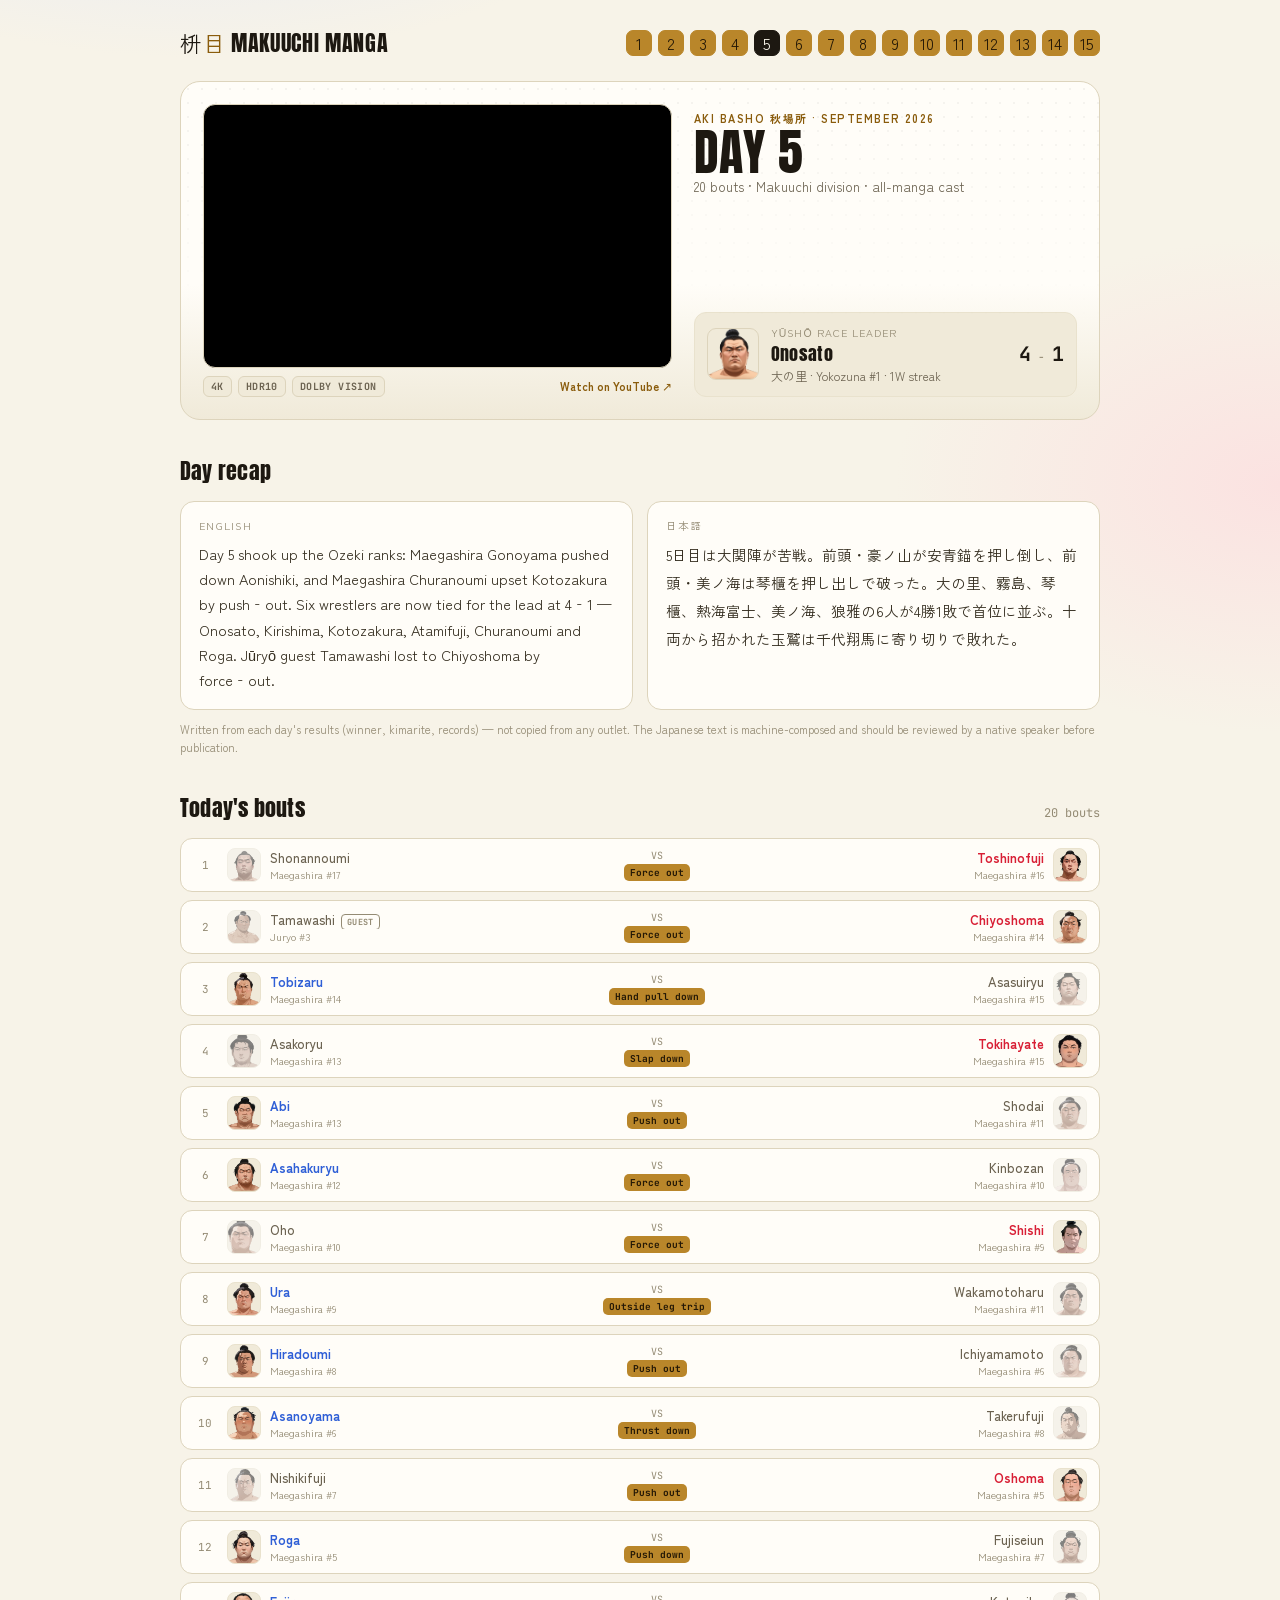
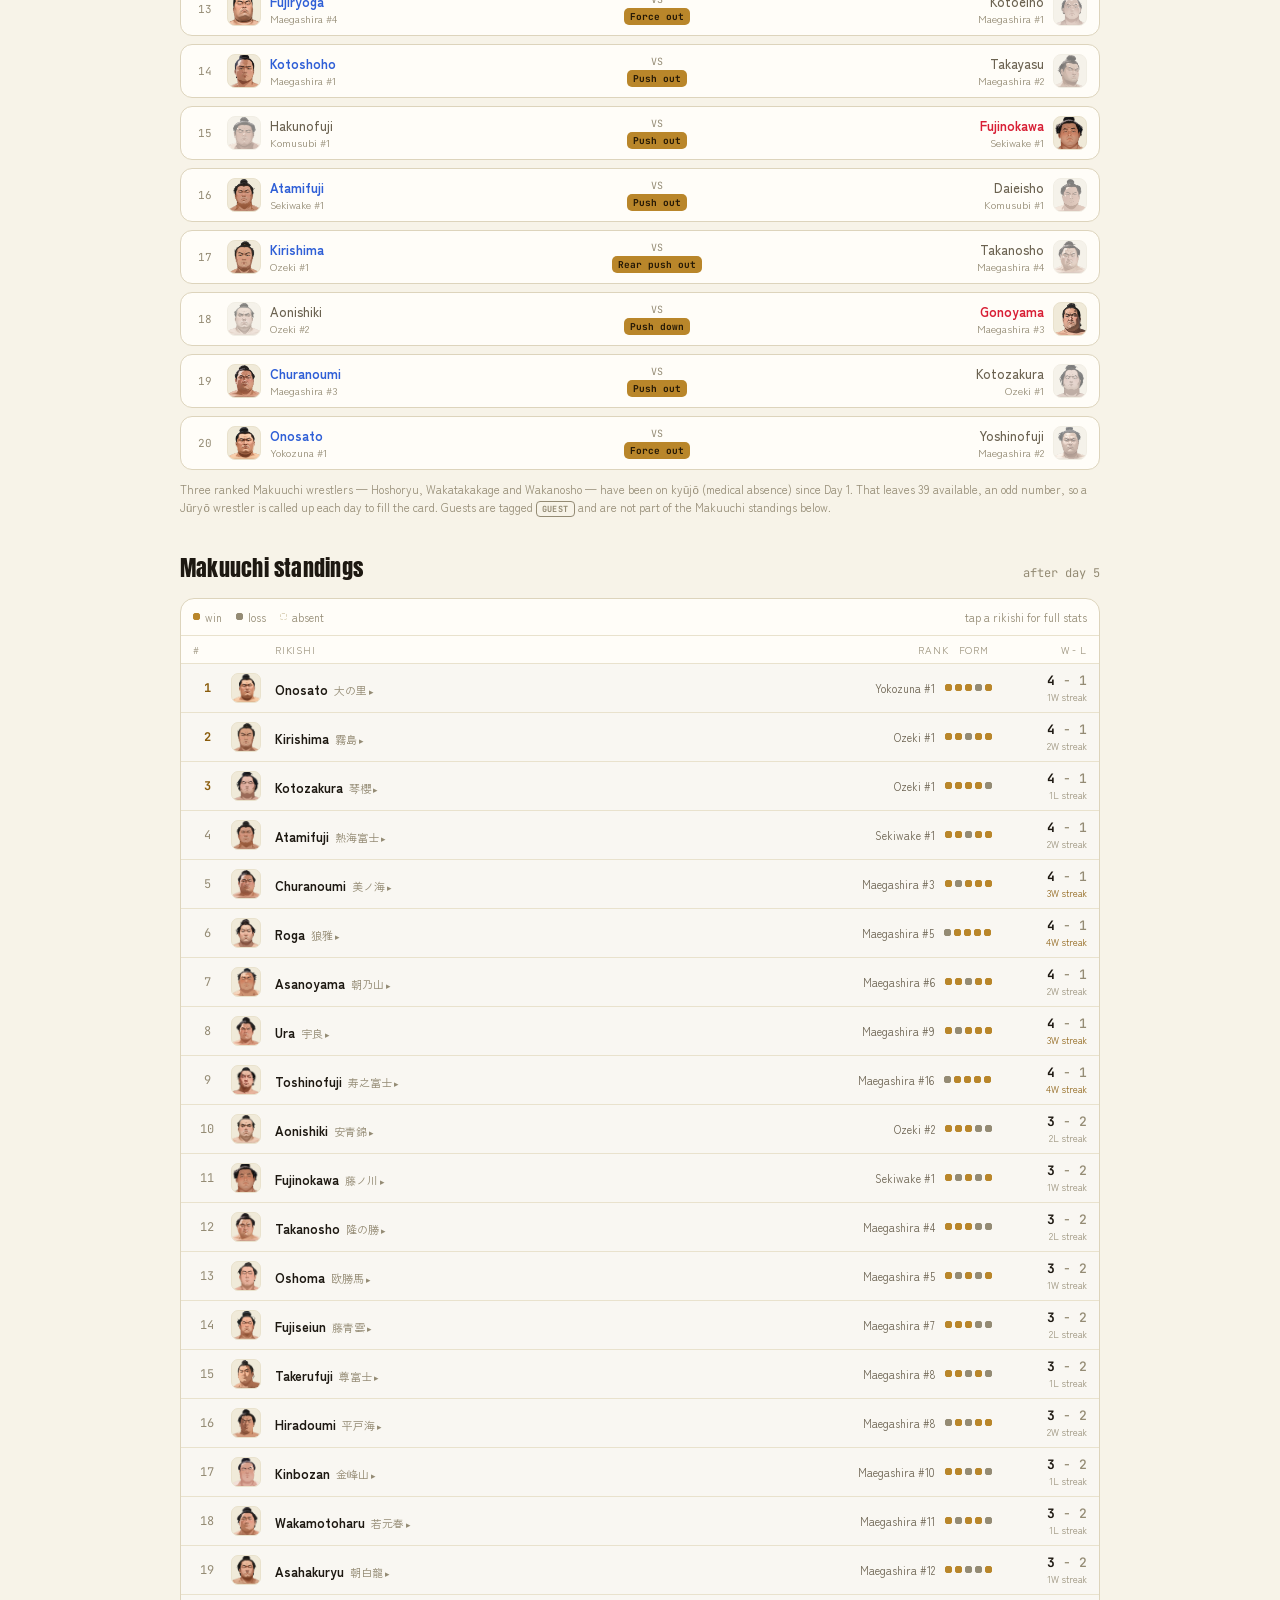
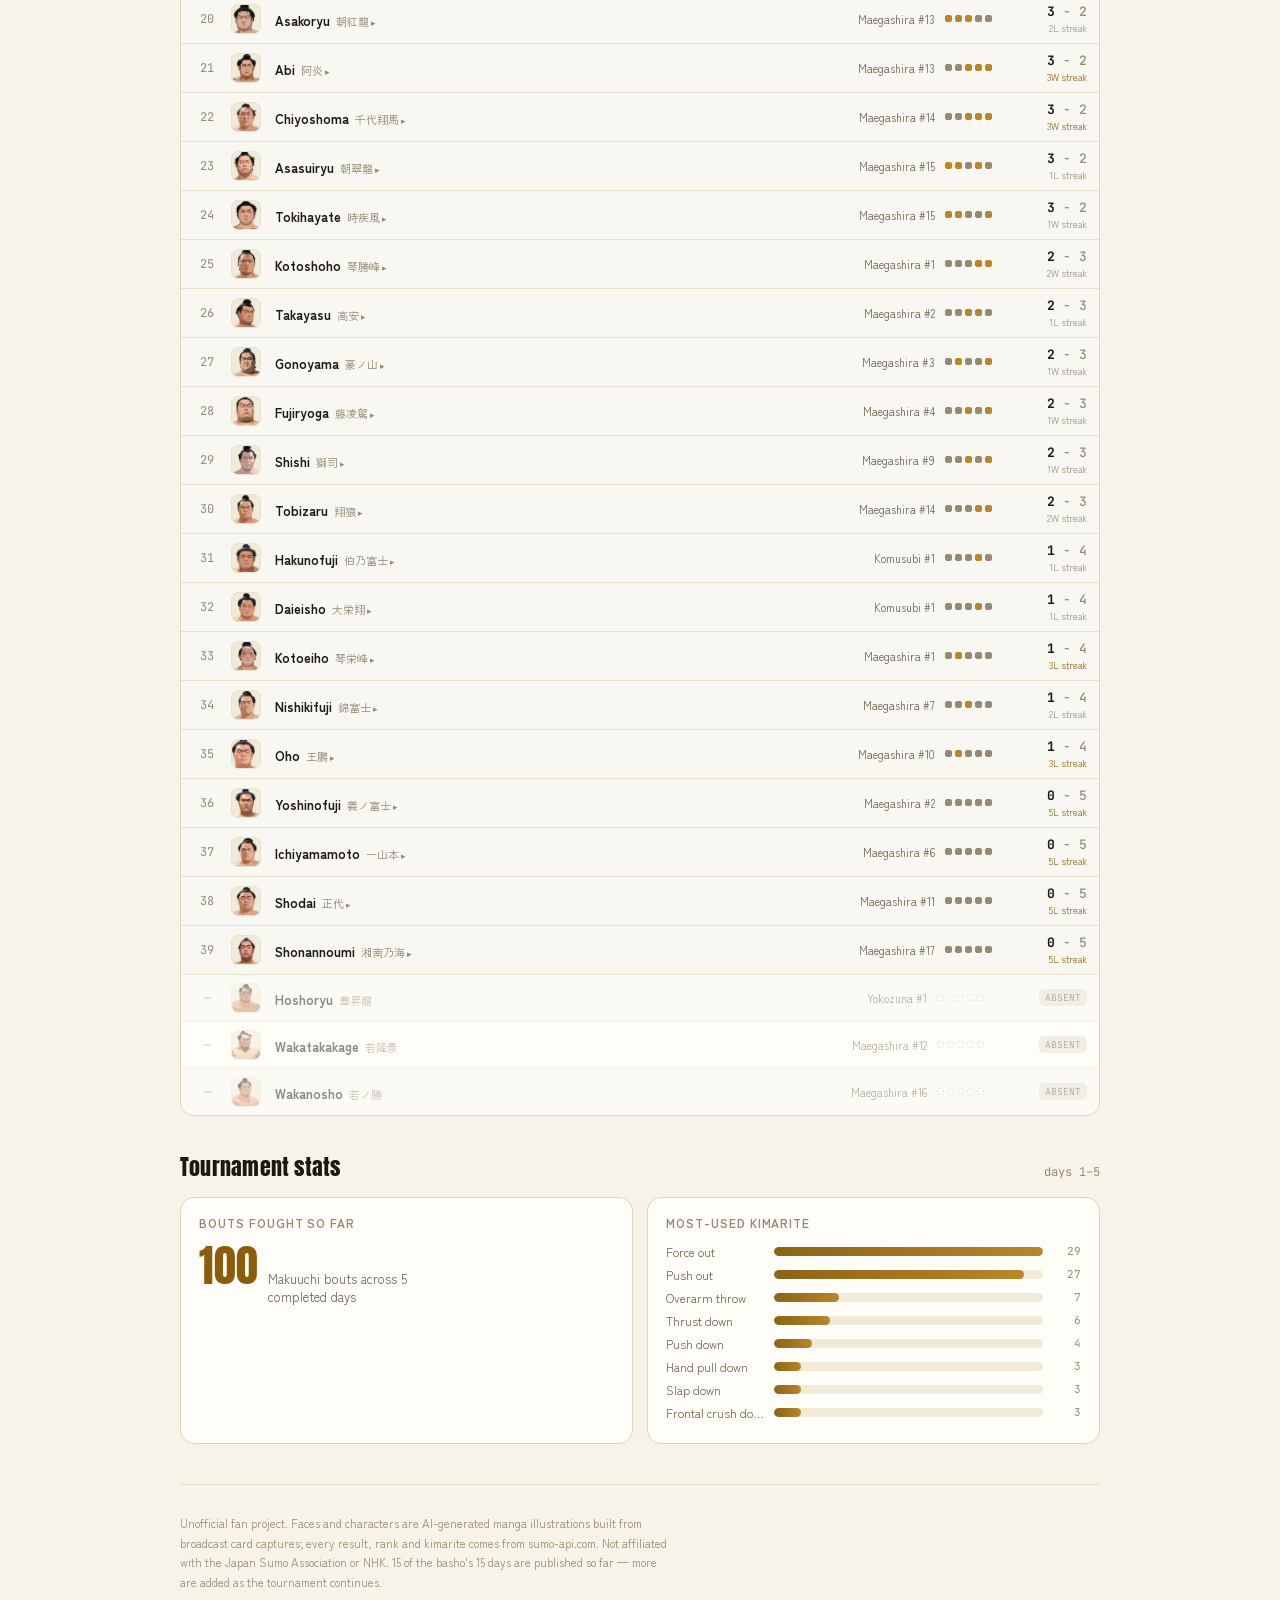
<file: day/5/index.html>
<!doctype html>
<html lang="en">
<head>
<meta charset="utf-8">
<meta name="viewport" content="width=device-width, initial-scale=1">
<title>Day 5 Results — Aki Basho 2026 in Manga Style | Makuuchi Manga</title>
<meta name="description" content="Day 5 shook up the Ozeki ranks: Maegashira Gonoyama pushed down Aonishiki, and Maegashira Churanoumi upset Kotozakura by push‑out. Six wrestlers are now tied...">
<link rel="canonical" href="https://masume.art/day/5/">
<meta property="og:type" content="video.other">
<meta property="og:title" content="Day 5 Results — Aki Basho 2026 in Manga Style | Makuuchi Manga">
<meta property="og:description" content="Day 5 shook up the Ozeki ranks: Maegashira Gonoyama pushed down Aonishiki, and Maegashira Churanoumi upset Kotozakura by push‑out. Six wrestlers are now tied...">
<meta property="og:url" content="https://masume.art/day/5/">
<meta property="og:image" content="https://i.ytimg.com/vi/EEBq6uviElM/hqdefault.jpg">
<meta property="og:site_name" content="Makuuchi Manga">
<meta name="twitter:card" content="summary_large_image">
<meta name="twitter:title" content="Day 5 Results — Aki Basho 2026 in Manga Style | Makuuchi Manga">
<meta name="twitter:description" content="Day 5 shook up the Ozeki ranks: Maegashira Gonoyama pushed down Aonishiki, and Maegashira Churanoumi upset Kotozakura by push‑out. Six wrestlers are now tied...">
<meta name="twitter:image" content="https://i.ytimg.com/vi/EEBq6uviElM/hqdefault.jpg">
<link rel="preconnect" href="https://fonts.googleapis.com">
<link rel="preconnect" href="https://fonts.gstatic.com" crossorigin>
<link href="https://fonts.googleapis.com/css2?family=Anton&family=Zen+Kaku+Gothic+New:wght@400;500;700;900&family=JetBrains+Mono:wght@500;700&display=swap" rel="stylesheet">
<link rel="stylesheet" href="/styles.css">
<script type="application/ld+json">{"@context": "https://schema.org", "@type": "WebPage", "name": "Day 5 Results — Aki Basho 2026 in Manga Style | Makuuchi Manga", "description": "Day 5 shook up the Ozeki ranks: Maegashira Gonoyama pushed down Aonishiki, and Maegashira Churanoumi upset Kotozakura by push‑out. Six wrestlers are now tied...", "url": "https://masume.art/day/5/", "inLanguage": ["en", "ja"], "isPartOf": {"@type": "WebSite", "name": "Makuuchi Manga", "url": "https://masume.art"}, "video": {"@type": "VideoObject", "name": "Sumo September 2026 (Aki Basho) Day 5 Results | Makuuchi Standings in Manga Style [4K HDR]", "description": "Day 5 shook up the Ozeki ranks: Maegashira Gonoyama pushed down Aonishiki, and Maegashira Churanoumi upset Kotozakura by push‑out. Six wrestlers are now tied...", "thumbnailUrl": "https://i.ytimg.com/vi/EEBq6uviElM/hqdefault.jpg", "embedUrl": "https://www.youtube-nocookie.com/embed/EEBq6uviElM"}}</script>
</head>
<body>
<div class="wrap">

  <div class="topbar">
    <div class="brand">
      <span class="mark">枡<span style="color:var(--gold-text)">目</span> MAKUUCHI MANGA</span>
    </div>
    <nav class="daynav" aria-label="Tournament days"><a class="chip done" href="/day/1/">1</a><a class="chip done" href="/day/2/">2</a><a class="chip done" href="/day/3/">3</a><a class="chip done" href="/day/4/">4</a><a class="chip current" href="/day/5/">5</a><a class="chip done" href="/day/6/">6</a><a class="chip done" href="/day/7/">7</a><a class="chip done" href="/day/8/">8</a><a class="chip done" href="/day/9/">9</a><a class="chip done" href="/day/10/">10</a><a class="chip done" href="/day/11/">11</a><a class="chip done" href="/day/12/">12</a><a class="chip done" href="/day/13/">13</a><a class="chip done" href="/day/14/">14</a><a class="chip done" href="/">15</a></nav>
  </div>

  <div class="hero">
    <div class="hero-video">
      <div class="yt-wrap">
        <iframe src="https://www.youtube-nocookie.com/embed/EEBq6uviElM"
          title="Day 5 — Aki Basho, Makuuchi standings in manga style" loading="lazy"
          allow="accelerometer; clipboard-write; encrypted-media; gyroscope; picture-in-picture; web-share"
          allowfullscreen referrerpolicy="strict-origin-when-cross-origin"></iframe>
      </div>
      <div class="yt-meta">
        <span class="badge">4K</span>
        <span class="badge">HDR10</span>
        <span class="badge">DOLBY VISION</span>
        <a class="yt-external" href="https://youtu.be/EEBq6uviElM" target="_blank" rel="noopener">Watch on YouTube ↗</a>
      </div>
    </div>

    <div class="hero-info">
      <div>
        <span class="eyebrow">Aki Basho 秋場所 · September 2026</span>
        <h1>DAY 5</h1>
        <div class="date">20 bouts · Makuuchi division · all-manga cast</div>
      </div>
      <div class="leader-card">
        <img src="/portraits/8850.png" alt="Onosato" width="52" height="52">
        <div>
          <div class="l1">Yūshō race leader</div>
          <div class="l2">Onosato</div>
          <div class="l3">大の里 · Yokozuna #1 · 1W streak</div>
        </div>
        <div class="rec">4<small>&nbsp;-&nbsp;</small>1</div>
      </div>
    </div>
  </div>

  <section>
    <div class="section-head"><h2>Day recap</h2></div>
    <div class="recap">
      <div class="recap-panel en">
        <span class="lang">English</span>
        <p>Day 5 shook up the Ozeki ranks: Maegashira Gonoyama pushed down Aonishiki, and Maegashira Churanoumi upset Kotozakura by push‑out. Six wrestlers are now tied for the lead at 4‑1 — Onosato, Kirishima, Kotozakura, Atamifuji, Churanoumi and Roga. Jūryō guest Tamawashi lost to Chiyoshoma by force‑out.</p>
      </div>
      <div class="recap-panel jp">
        <span class="lang">日本語</span>
        <p>5日目は大関陣が苦戦。前頭・豪ノ山が安青錨を押し倒し、前頭・美ノ海は琴櫃を押し出しで破った。大の里、霧島、琴櫃、熱海富士、美ノ海、狼雅の6人が4勝1敗で首位に並ぶ。十両から招かれた玉鷲は千代翔馬に寄り切りで敗れた。</p>
      </div>
    </div>
    <p class="recap-note">Written from each day's results (winner, kimarite, records) — not copied from any outlet. The Japanese text is machine-composed and should be reviewed by a native speaker before publication.</p>
  </section>

  <section>
    <div class="section-head"><h2>Today's bouts</h2><span class="count">20 bouts</span></div>
    <div class="bouts">
  <div class="bout">
    <div class="n">1</div>
    <div class="side east loser">
      <img src="/portraits/49.png" alt="Shonannoumi" width="34" height="34" loading="lazy">
      <div class="nm"><div class="name">Shonannoumi</div><div class="rank">Maegashira #17</div></div>
    </div>
    <div class="vs">VS<span class="kim">Force out</span></div>
    <div class="side b west ">
      <img src="/portraits/8866.png" alt="Toshinofuji" width="34" height="34" loading="lazy">
      <div class="nm"><div class="name">Toshinofuji</div><div class="rank">Maegashira #16</div></div>
    </div>
  </div>
  <div class="bout">
    <div class="n">2</div>
    <div class="side east loser">
      <img src="/portraits/14.png" alt="Tamawashi" width="34" height="34" loading="lazy">
      <div class="nm"><div class="name">Tamawashi<span class="guest-badge">GUEST</span></div><div class="rank">Juryo #3</div></div>
    </div>
    <div class="vs">VS<span class="kim">Force out</span></div>
    <div class="side b west ">
      <img src="/portraits/39.png" alt="Chiyoshoma" width="34" height="34" loading="lazy">
      <div class="nm"><div class="name">Chiyoshoma</div><div class="rank">Maegashira #14</div></div>
    </div>
  </div>
  <div class="bout">
    <div class="n">3</div>
    <div class="side east ">
      <img src="/portraits/21.png" alt="Tobizaru" width="34" height="34" loading="lazy">
      <div class="nm"><div class="name">Tobizaru</div><div class="rank">Maegashira #14</div></div>
    </div>
    <div class="vs">VS<span class="kim">Hand pull down</span></div>
    <div class="side b west loser">
      <img src="/portraits/8859.png" alt="Asasuiryu" width="34" height="34" loading="lazy">
      <div class="nm"><div class="name">Asasuiryu</div><div class="rank">Maegashira #15</div></div>
    </div>
  </div>
  <div class="bout">
    <div class="n">4</div>
    <div class="side east loser">
      <img src="/portraits/164.png" alt="Asakoryu" width="34" height="34" loading="lazy">
      <div class="nm"><div class="name">Asakoryu</div><div class="rank">Maegashira #13</div></div>
    </div>
    <div class="vs">VS<span class="kim">Slap down</span></div>
    <div class="side b west ">
      <img src="/portraits/83.png" alt="Tokihayate" width="34" height="34" loading="lazy">
      <div class="nm"><div class="name">Tokihayate</div><div class="rank">Maegashira #15</div></div>
    </div>
  </div>
  <div class="bout">
    <div class="n">5</div>
    <div class="side east ">
      <img src="/portraits/22.png" alt="Abi" width="34" height="34" loading="lazy">
      <div class="nm"><div class="name">Abi</div><div class="rank">Maegashira #13</div></div>
    </div>
    <div class="vs">VS<span class="kim">Push out</span></div>
    <div class="side b west loser">
      <img src="/portraits/33.png" alt="Shodai" width="34" height="34" loading="lazy">
      <div class="nm"><div class="name">Shodai</div><div class="rank">Maegashira #11</div></div>
    </div>
  </div>
  <div class="bout">
    <div class="n">6</div>
    <div class="side east ">
      <img src="/portraits/607.png" alt="Asahakuryu" width="34" height="34" loading="lazy">
      <div class="nm"><div class="name">Asahakuryu</div><div class="rank">Maegashira #12</div></div>
    </div>
    <div class="vs">VS<span class="kim">Force out</span></div>
    <div class="side b west loser">
      <img src="/portraits/50.png" alt="Kinbozan" width="34" height="34" loading="lazy">
      <div class="nm"><div class="name">Kinbozan</div><div class="rank">Maegashira #10</div></div>
    </div>
  </div>
  <div class="bout">
    <div class="n">7</div>
    <div class="side east loser">
      <img src="/portraits/41.png" alt="Oho" width="34" height="34" loading="lazy">
      <div class="nm"><div class="name">Oho</div><div class="rank">Maegashira #10</div></div>
    </div>
    <div class="vs">VS<span class="kim">Force out</span></div>
    <div class="side b west ">
      <img src="/portraits/86.png" alt="Shishi" width="34" height="34" loading="lazy">
      <div class="nm"><div class="name">Shishi</div><div class="rank">Maegashira #9</div></div>
    </div>
  </div>
  <div class="bout">
    <div class="n">8</div>
    <div class="side east ">
      <img src="/portraits/28.png" alt="Ura" width="34" height="34" loading="lazy">
      <div class="nm"><div class="name">Ura</div><div class="rank">Maegashira #9</div></div>
    </div>
    <div class="vs">VS<span class="kim">Outside leg trip</span></div>
    <div class="side b west loser">
      <img src="/portraits/13.png" alt="Wakamotoharu" width="34" height="34" loading="lazy">
      <div class="nm"><div class="name">Wakamotoharu</div><div class="rank">Maegashira #11</div></div>
    </div>
  </div>
  <div class="bout">
    <div class="n">9</div>
    <div class="side east ">
      <img src="/portraits/24.png" alt="Hiradoumi" width="34" height="34" loading="lazy">
      <div class="nm"><div class="name">Hiradoumi</div><div class="rank">Maegashira #8</div></div>
    </div>
    <div class="vs">VS<span class="kim">Push out</span></div>
    <div class="side b west loser">
      <img src="/portraits/11.png" alt="Ichiyamamoto" width="34" height="34" loading="lazy">
      <div class="nm"><div class="name">Ichiyamamoto</div><div class="rank">Maegashira #6</div></div>
    </div>
  </div>
  <div class="bout">
    <div class="n">10</div>
    <div class="side east ">
      <img src="/portraits/2.png" alt="Asanoyama" width="34" height="34" loading="lazy">
      <div class="nm"><div class="name">Asanoyama</div><div class="rank">Maegashira #6</div></div>
    </div>
    <div class="vs">VS<span class="kim">Thrust down</span></div>
    <div class="side b west loser">
      <img src="/portraits/5.png" alt="Takerufuji" width="34" height="34" loading="lazy">
      <div class="nm"><div class="name">Takerufuji</div><div class="rank">Maegashira #8</div></div>
    </div>
  </div>
  <div class="bout">
    <div class="n">11</div>
    <div class="side east loser">
      <img src="/portraits/40.png" alt="Nishikifuji" width="34" height="34" loading="lazy">
      <div class="nm"><div class="name">Nishikifuji</div><div class="rank">Maegashira #7</div></div>
    </div>
    <div class="vs">VS<span class="kim">Push out</span></div>
    <div class="side b west ">
      <img src="/portraits/61.png" alt="Oshoma" width="34" height="34" loading="lazy">
      <div class="nm"><div class="name">Oshoma</div><div class="rank">Maegashira #5</div></div>
    </div>
  </div>
  <div class="bout">
    <div class="n">12</div>
    <div class="side east ">
      <img src="/portraits/55.png" alt="Roga" width="34" height="34" loading="lazy">
      <div class="nm"><div class="name">Roga</div><div class="rank">Maegashira #5</div></div>
    </div>
    <div class="vs">VS<span class="kim">Push down</span></div>
    <div class="side b west loser">
      <img src="/portraits/82.png" alt="Fujiseiun" width="34" height="34" loading="lazy">
      <div class="nm"><div class="name">Fujiseiun</div><div class="rank">Maegashira #7</div></div>
    </div>
  </div>
  <div class="bout">
    <div class="n">13</div>
    <div class="side east ">
      <img src="/portraits/9051.png" alt="Fujiryoga" width="34" height="34" loading="lazy">
      <div class="nm"><div class="name">Fujiryoga</div><div class="rank">Maegashira #4</div></div>
    </div>
    <div class="vs">VS<span class="kim">Force out</span></div>
    <div class="side b west loser">
      <img src="/portraits/112.png" alt="Kotoeiho" width="34" height="34" loading="lazy">
      <div class="nm"><div class="name">Kotoeiho</div><div class="rank">Maegashira #1</div></div>
    </div>
  </div>
  <div class="bout">
    <div class="n">14</div>
    <div class="side east ">
      <img src="/portraits/8.png" alt="Kotoshoho" width="34" height="34" loading="lazy">
      <div class="nm"><div class="name">Kotoshoho</div><div class="rank">Maegashira #1</div></div>
    </div>
    <div class="vs">VS<span class="kim">Push out</span></div>
    <div class="side b west loser">
      <img src="/portraits/44.png" alt="Takayasu" width="34" height="34" loading="lazy">
      <div class="nm"><div class="name">Takayasu</div><div class="rank">Maegashira #2</div></div>
    </div>
  </div>
  <div class="bout">
    <div class="n">15</div>
    <div class="side east loser">
      <img src="/portraits/3.png" alt="Hakunofuji" width="34" height="34" loading="lazy">
      <div class="nm"><div class="name">Hakunofuji</div><div class="rank">Komusubi #1</div></div>
    </div>
    <div class="vs">VS<span class="kim">Push out</span></div>
    <div class="side b west ">
      <img src="/portraits/615.png" alt="Fujinokawa" width="34" height="34" loading="lazy">
      <div class="nm"><div class="name">Fujinokawa</div><div class="rank">Sekiwake #1</div></div>
    </div>
  </div>
  <div class="bout">
    <div class="n">16</div>
    <div class="side east ">
      <img src="/portraits/74.png" alt="Atamifuji" width="34" height="34" loading="lazy">
      <div class="nm"><div class="name">Atamifuji</div><div class="rank">Sekiwake #1</div></div>
    </div>
    <div class="vs">VS<span class="kim">Push out</span></div>
    <div class="side b west loser">
      <img src="/portraits/9.png" alt="Daieisho" width="34" height="34" loading="lazy">
      <div class="nm"><div class="name">Daieisho</div><div class="rank">Komusubi #1</div></div>
    </div>
  </div>
  <div class="bout">
    <div class="n">17</div>
    <div class="side east ">
      <img src="/portraits/7.png" alt="Kirishima" width="34" height="34" loading="lazy">
      <div class="nm"><div class="name">Kirishima</div><div class="rank">Ozeki #1</div></div>
    </div>
    <div class="vs">VS<span class="kim">Rear push out</span></div>
    <div class="side b west loser">
      <img src="/portraits/37.png" alt="Takanosho" width="34" height="34" loading="lazy">
      <div class="nm"><div class="name">Takanosho</div><div class="rank">Maegashira #4</div></div>
    </div>
  </div>
  <div class="bout">
    <div class="n">18</div>
    <div class="side east loser">
      <img src="/portraits/8854.png" alt="Aonishiki" width="34" height="34" loading="lazy">
      <div class="nm"><div class="name">Aonishiki</div><div class="rank">Ozeki #2</div></div>
    </div>
    <div class="vs">VS<span class="kim">Push down</span></div>
    <div class="side b west ">
      <img src="/portraits/56.png" alt="Gonoyama" width="34" height="34" loading="lazy">
      <div class="nm"><div class="name">Gonoyama</div><div class="rank">Maegashira #3</div></div>
    </div>
  </div>
  <div class="bout">
    <div class="n">19</div>
    <div class="side east ">
      <img src="/portraits/71.png" alt="Churanoumi" width="34" height="34" loading="lazy">
      <div class="nm"><div class="name">Churanoumi</div><div class="rank">Maegashira #3</div></div>
    </div>
    <div class="vs">VS<span class="kim">Push out</span></div>
    <div class="side b west loser">
      <img src="/portraits/20.png" alt="Kotozakura" width="34" height="34" loading="lazy">
      <div class="nm"><div class="name">Kotozakura</div><div class="rank">Ozeki #1</div></div>
    </div>
  </div>
  <div class="bout">
    <div class="n">20</div>
    <div class="side east ">
      <img src="/portraits/8850.png" alt="Onosato" width="34" height="34" loading="lazy">
      <div class="nm"><div class="name">Onosato</div><div class="rank">Yokozuna #1</div></div>
    </div>
    <div class="vs">VS<span class="kim">Force out</span></div>
    <div class="side b west loser">
      <img src="/portraits/8857.png" alt="Yoshinofuji" width="34" height="34" loading="lazy">
      <div class="nm"><div class="name">Yoshinofuji</div><div class="rank">Maegashira #2</div></div>
    </div>
  </div>
    </div>
    <p class="note">Three ranked Makuuchi wrestlers — Hoshoryu, Wakatakakage and Wakanosho — have been on kyūjō (medical absence) since Day 1. That leaves 39 available, an odd number, so a Jūryō wrestler is called up each day to fill the card. Guests are tagged <span class="guest-badge" style="margin-left:0">GUEST</span> and are not part of the Makuuchi standings below.</p>
  </section>

  <section>
    <div class="section-head"><h2>Makuuchi standings</h2><span class="count">after day 5</span></div>
    <div class="standings">
      <div class="standings-legend">
        <span class="lg"><span class="dot" style="background:var(--gold);border:1px solid var(--gold)"></span>win</span>
        <span class="lg"><span class="dot" style="background:var(--ink-faint);border:1px solid var(--ink-faint)"></span>loss</span>
        <span class="lg"><span class="dot" style="border:1px dashed var(--line)"></span>absent</span>
        <span style="margin-left:auto">tap a rikishi for full stats</span>
      </div>
      <div class="shead"><span>#</span><span>·</span><span>Rikishi</span><span class="srank-h">Rank</span><span>Form</span><span style="text-align:right">W&#8209;L</span></div>
  <div class="srow top" data-detail="d5-8850">
    <div class="spos">1</div>
    <img src="/portraits/8850.png" alt="Onosato" width="30" height="30" loading="lazy">
    <div class="sname"><span class="name">Onosato</span><span class="jp">大の里</span><span class="chev">▸</span></div>
    <div class="srank">Yokozuna #1</div>
    <div class="formdots"><span class="w" title="Day 1: won"></span><span class="w" title="Day 2: won"></span><span class="w" title="Day 3: won"></span><span class="l" title="Day 4: lost"></span><span class="w" title="Day 5: won"></span></div>
    <div class="srec-wrap"><div class="srec">4<span class="l"> - 1</span></div><span class="sstreak">1W streak</span></div>
  </div>
  <div class="sdetail" id="d5-8850" hidden>
    <div class="sdetail-grid">
      <div>
        <h4>Fighting style this basho (wins by technique family)</h4>
        <div class="style-bar"><i class="oshi" style="width:50.0%" title="Push / thrust (oshi-zumo): 2"></i><i class="yotsu" style="width:25.0%" title="Grappling / belt (yotsu-zumo): 1"></i><i class="other" style="width:25.0%" title="Other (trips, twists, hand techniques): 1"></i></div><div class="style-legend"><span><b class="oshi"></b>Push / thrust · 2</span><span><b class="yotsu"></b>Grappling / belt · 1</span><span><b class="other"></b>Other · 1</span></div>
        <p class="bw-line"><b>Onosato</b>'s best win this basho: beat <b>Daieisho</b> (Komusubi #1) on Day 1.</p>
      </div>
      <div>
        <h4>Physical profile vs. the Makuuchi field</h4>
        <div class="range">
    <div class="rlabel"><span>Height</span><b>190cm</b></div>
    <div class="range-track"><span class="avgtick" style="left:51.4%" title="Makuuchi average: 184.3cm"></span>
      <span class="me" style="left:77.3%"></span></div>
    <div class="rends"><span>173cm</span><span>field avg 184.3cm</span><span>195cm</span></div>
  </div>
        <div class="range">
    <div class="rlabel"><span>Weight</span><b>188kg</b></div>
    <div class="range-track"><span class="avgtick" style="left:48.5%" title="Makuuchi average: 157.8kg"></span>
      <span class="me" style="left:87.2%"></span></div>
    <div class="rends"><span>120kg</span><span>field avg 157.8kg</span><span>198kg</span></div>
  </div>
        <div class="range">
    <div class="rlabel"><span>Age</span><b>26 yo</b></div>
    <div class="range-track"><span class="avgtick" style="left:49.3%" title="Makuuchi average: 28.4 yo"></span>
      <span class="me" style="left:33.3%"></span></div>
    <div class="rends"><span>21 yo</span><span>field avg 28.4 yo</span><span>36 yo</span></div>
  </div>
      </div>
    </div>
  </div>
  <div class="srow top" data-detail="d5-7">
    <div class="spos">2</div>
    <img src="/portraits/7.png" alt="Kirishima" width="30" height="30" loading="lazy">
    <div class="sname"><span class="name">Kirishima</span><span class="jp">霧島</span><span class="chev">▸</span></div>
    <div class="srank">Ozeki #1</div>
    <div class="formdots"><span class="w" title="Day 1: won"></span><span class="w" title="Day 2: won"></span><span class="l" title="Day 3: lost"></span><span class="w" title="Day 4: won"></span><span class="w" title="Day 5: won"></span></div>
    <div class="srec-wrap"><div class="srec">4<span class="l"> - 1</span></div><span class="sstreak">2W streak</span></div>
  </div>
  <div class="sdetail" id="d5-7" hidden>
    <div class="sdetail-grid">
      <div>
        <h4>Fighting style this basho (wins by technique family)</h4>
        <div class="style-bar"><i class="yotsu" style="width:75.0%" title="Grappling / belt (yotsu-zumo): 3"></i><i class="other" style="width:25.0%" title="Other (trips, twists, hand techniques): 1"></i></div><div class="style-legend"><span><b class="yotsu"></b>Grappling / belt · 3</span><span><b class="other"></b>Other · 1</span></div>
        <p class="bw-line"><b>Kirishima</b>'s best win this basho: beat <b>Hakunofuji</b> (Komusubi #1) on Day 2.</p>
      </div>
      <div>
        <h4>Physical profile vs. the Makuuchi field</h4>
        <div class="range">
    <div class="rlabel"><span>Height</span><b>186cm</b></div>
    <div class="range-track"><span class="avgtick" style="left:51.4%" title="Makuuchi average: 184.3cm"></span>
      <span class="me" style="left:59.1%"></span></div>
    <div class="rends"><span>173cm</span><span>field avg 184.3cm</span><span>195cm</span></div>
  </div>
        <div class="range">
    <div class="rlabel"><span>Weight</span><b>150kg</b></div>
    <div class="range-track"><span class="avgtick" style="left:48.5%" title="Makuuchi average: 157.8kg"></span>
      <span class="me" style="left:38.5%"></span></div>
    <div class="rends"><span>120kg</span><span>field avg 157.8kg</span><span>198kg</span></div>
  </div>
        <div class="range">
    <div class="rlabel"><span>Age</span><b>30 yo</b></div>
    <div class="range-track"><span class="avgtick" style="left:49.3%" title="Makuuchi average: 28.4 yo"></span>
      <span class="me" style="left:60.0%"></span></div>
    <div class="rends"><span>21 yo</span><span>field avg 28.4 yo</span><span>36 yo</span></div>
  </div>
      </div>
    </div>
  </div>
  <div class="srow top" data-detail="d5-20">
    <div class="spos">3</div>
    <img src="/portraits/20.png" alt="Kotozakura" width="30" height="30" loading="lazy">
    <div class="sname"><span class="name">Kotozakura</span><span class="jp">琴櫻</span><span class="chev">▸</span></div>
    <div class="srank">Ozeki #1</div>
    <div class="formdots"><span class="w" title="Day 1: won"></span><span class="w" title="Day 2: won"></span><span class="w" title="Day 3: won"></span><span class="w" title="Day 4: won"></span><span class="l" title="Day 5: lost"></span></div>
    <div class="srec-wrap"><div class="srec">4<span class="l"> - 1</span></div><span class="sstreak">1L streak</span></div>
  </div>
  <div class="sdetail" id="d5-20" hidden>
    <div class="sdetail-grid">
      <div>
        <h4>Fighting style this basho (wins by technique family)</h4>
        <div class="style-bar"><i class="yotsu" style="width:75.0%" title="Grappling / belt (yotsu-zumo): 3"></i><i class="other" style="width:25.0%" title="Other (trips, twists, hand techniques): 1"></i></div><div class="style-legend"><span><b class="yotsu"></b>Grappling / belt · 3</span><span><b class="other"></b>Other · 1</span></div>
        <p class="bw-line"><b>Kotozakura</b>'s best win this basho: beat <b>Daieisho</b> (Komusubi #1) on Day 3.</p>
      </div>
      <div>
        <h4>Physical profile vs. the Makuuchi field</h4>
        <div class="range">
    <div class="rlabel"><span>Height</span><b>189cm</b></div>
    <div class="range-track"><span class="avgtick" style="left:51.4%" title="Makuuchi average: 184.3cm"></span>
      <span class="me" style="left:72.7%"></span></div>
    <div class="rends"><span>173cm</span><span>field avg 184.3cm</span><span>195cm</span></div>
  </div>
        <div class="range">
    <div class="rlabel"><span>Weight</span><b>177kg</b></div>
    <div class="range-track"><span class="avgtick" style="left:48.5%" title="Makuuchi average: 157.8kg"></span>
      <span class="me" style="left:73.1%"></span></div>
    <div class="rends"><span>120kg</span><span>field avg 157.8kg</span><span>198kg</span></div>
  </div>
        <div class="range">
    <div class="rlabel"><span>Age</span><b>28 yo</b></div>
    <div class="range-track"><span class="avgtick" style="left:49.3%" title="Makuuchi average: 28.4 yo"></span>
      <span class="me" style="left:46.7%"></span></div>
    <div class="rends"><span>21 yo</span><span>field avg 28.4 yo</span><span>36 yo</span></div>
  </div>
      </div>
    </div>
  </div>
  <div class="srow" data-detail="d5-74">
    <div class="spos">4</div>
    <img src="/portraits/74.png" alt="Atamifuji" width="30" height="30" loading="lazy">
    <div class="sname"><span class="name">Atamifuji</span><span class="jp">熱海富士</span><span class="chev">▸</span></div>
    <div class="srank">Sekiwake #1</div>
    <div class="formdots"><span class="w" title="Day 1: won"></span><span class="w" title="Day 2: won"></span><span class="l" title="Day 3: lost"></span><span class="w" title="Day 4: won"></span><span class="w" title="Day 5: won"></span></div>
    <div class="srec-wrap"><div class="srec">4<span class="l"> - 1</span></div><span class="sstreak">2W streak</span></div>
  </div>
  <div class="sdetail" id="d5-74" hidden>
    <div class="sdetail-grid">
      <div>
        <h4>Fighting style this basho (wins by technique family)</h4>
        <div class="style-bar"><i class="oshi" style="width:75.0%" title="Push / thrust (oshi-zumo): 3"></i><i class="yotsu" style="width:25.0%" title="Grappling / belt (yotsu-zumo): 1"></i></div><div class="style-legend"><span><b class="oshi"></b>Push / thrust · 3</span><span><b class="yotsu"></b>Grappling / belt · 1</span></div>
        <p class="bw-line"><b>Atamifuji</b>'s best win this basho: beat <b>Daieisho</b> (Komusubi #1) on Day 5.</p>
      </div>
      <div>
        <h4>Physical profile vs. the Makuuchi field</h4>
        <div class="range">
    <div class="rlabel"><span>Height</span><b>185cm</b></div>
    <div class="range-track"><span class="avgtick" style="left:51.4%" title="Makuuchi average: 184.3cm"></span>
      <span class="me" style="left:54.5%"></span></div>
    <div class="rends"><span>173cm</span><span>field avg 184.3cm</span><span>195cm</span></div>
  </div>
        <div class="range">
    <div class="rlabel"><span>Weight</span><b>198kg</b></div>
    <div class="range-track"><span class="avgtick" style="left:48.5%" title="Makuuchi average: 157.8kg"></span>
      <span class="me" style="left:98.0%"></span></div>
    <div class="rends"><span>120kg</span><span>field avg 157.8kg</span><span>198kg</span></div>
  </div>
        <div class="range">
    <div class="rlabel"><span>Age</span><b>24 yo</b></div>
    <div class="range-track"><span class="avgtick" style="left:49.3%" title="Makuuchi average: 28.4 yo"></span>
      <span class="me" style="left:20.0%"></span></div>
    <div class="rends"><span>21 yo</span><span>field avg 28.4 yo</span><span>36 yo</span></div>
  </div>
      </div>
    </div>
  </div>
  <div class="srow" data-detail="d5-71">
    <div class="spos">5</div>
    <img src="/portraits/71.png" alt="Churanoumi" width="30" height="30" loading="lazy">
    <div class="sname"><span class="name">Churanoumi</span><span class="jp">美ノ海</span><span class="chev">▸</span></div>
    <div class="srank">Maegashira #3</div>
    <div class="formdots"><span class="w" title="Day 1: won"></span><span class="l" title="Day 2: lost"></span><span class="w" title="Day 3: won"></span><span class="w" title="Day 4: won"></span><span class="w" title="Day 5: won"></span></div>
    <div class="srec-wrap"><div class="srec">4<span class="l"> - 1</span></div><span class="sstreak hot">3W streak</span></div>
  </div>
  <div class="sdetail" id="d5-71" hidden>
    <div class="sdetail-grid">
      <div>
        <h4>Fighting style this basho (wins by technique family)</h4>
        <div class="style-bar"><i class="oshi" style="width:50.0%" title="Push / thrust (oshi-zumo): 2"></i><i class="yotsu" style="width:50.0%" title="Grappling / belt (yotsu-zumo): 2"></i></div><div class="style-legend"><span><b class="oshi"></b>Push / thrust · 2</span><span><b class="yotsu"></b>Grappling / belt · 2</span></div>
        <p class="bw-line"><b>Churanoumi</b>'s best win this basho: beat <b>Kotozakura</b> (Ozeki #1) on Day 5.</p>
      </div>
      <div>
        <h4>Physical profile vs. the Makuuchi field</h4>
        <div class="range">
    <div class="rlabel"><span>Height</span><b>176cm</b></div>
    <div class="range-track"><span class="avgtick" style="left:51.4%" title="Makuuchi average: 184.3cm"></span>
      <span class="me" style="left:13.6%"></span></div>
    <div class="rends"><span>173cm</span><span>field avg 184.3cm</span><span>195cm</span></div>
  </div>
        <div class="range">
    <div class="rlabel"><span>Weight</span><b>157kg</b></div>
    <div class="range-track"><span class="avgtick" style="left:48.5%" title="Makuuchi average: 157.8kg"></span>
      <span class="me" style="left:47.4%"></span></div>
    <div class="rends"><span>120kg</span><span>field avg 157.8kg</span><span>198kg</span></div>
  </div>
        <div class="range">
    <div class="rlabel"><span>Age</span><b>33 yo</b></div>
    <div class="range-track"><span class="avgtick" style="left:49.3%" title="Makuuchi average: 28.4 yo"></span>
      <span class="me" style="left:80.0%"></span></div>
    <div class="rends"><span>21 yo</span><span>field avg 28.4 yo</span><span>36 yo</span></div>
  </div>
      </div>
    </div>
  </div>
  <div class="srow" data-detail="d5-55">
    <div class="spos">6</div>
    <img src="/portraits/55.png" alt="Roga" width="30" height="30" loading="lazy">
    <div class="sname"><span class="name">Roga</span><span class="jp">狼雅</span><span class="chev">▸</span></div>
    <div class="srank">Maegashira #5</div>
    <div class="formdots"><span class="l" title="Day 1: lost"></span><span class="w" title="Day 2: won"></span><span class="w" title="Day 3: won"></span><span class="w" title="Day 4: won"></span><span class="w" title="Day 5: won"></span></div>
    <div class="srec-wrap"><div class="srec">4<span class="l"> - 1</span></div><span class="sstreak hot">4W streak</span></div>
  </div>
  <div class="sdetail" id="d5-55" hidden>
    <div class="sdetail-grid">
      <div>
        <h4>Fighting style this basho (wins by technique family)</h4>
        <div class="style-bar"><i class="oshi" style="width:50.0%" title="Push / thrust (oshi-zumo): 2"></i><i class="yotsu" style="width:50.0%" title="Grappling / belt (yotsu-zumo): 2"></i></div><div class="style-legend"><span><b class="oshi"></b>Push / thrust · 2</span><span><b class="yotsu"></b>Grappling / belt · 2</span></div>
        <p class="bw-line"><b>Roga</b>'s best win this basho: beat <b>Fujiryoga</b> (Maegashira #4) on Day 2.</p>
      </div>
      <div>
        <h4>Physical profile vs. the Makuuchi field</h4>
        <div class="range">
    <div class="rlabel"><span>Height</span><b>185cm</b></div>
    <div class="range-track"><span class="avgtick" style="left:51.4%" title="Makuuchi average: 184.3cm"></span>
      <span class="me" style="left:54.5%"></span></div>
    <div class="rends"><span>173cm</span><span>field avg 184.3cm</span><span>195cm</span></div>
  </div>
        <div class="range">
    <div class="rlabel"><span>Weight</span><b>159kg</b></div>
    <div class="range-track"><span class="avgtick" style="left:48.5%" title="Makuuchi average: 157.8kg"></span>
      <span class="me" style="left:50.0%"></span></div>
    <div class="rends"><span>120kg</span><span>field avg 157.8kg</span><span>198kg</span></div>
  </div>
        <div class="range">
    <div class="rlabel"><span>Age</span><b>27 yo</b></div>
    <div class="range-track"><span class="avgtick" style="left:49.3%" title="Makuuchi average: 28.4 yo"></span>
      <span class="me" style="left:40.0%"></span></div>
    <div class="rends"><span>21 yo</span><span>field avg 28.4 yo</span><span>36 yo</span></div>
  </div>
      </div>
    </div>
  </div>
  <div class="srow" data-detail="d5-2">
    <div class="spos">7</div>
    <img src="/portraits/2.png" alt="Asanoyama" width="30" height="30" loading="lazy">
    <div class="sname"><span class="name">Asanoyama</span><span class="jp">朝乃山</span><span class="chev">▸</span></div>
    <div class="srank">Maegashira #6</div>
    <div class="formdots"><span class="w" title="Day 1: won"></span><span class="w" title="Day 2: won"></span><span class="l" title="Day 3: lost"></span><span class="w" title="Day 4: won"></span><span class="w" title="Day 5: won"></span></div>
    <div class="srec-wrap"><div class="srec">4<span class="l"> - 1</span></div><span class="sstreak">2W streak</span></div>
  </div>
  <div class="sdetail" id="d5-2" hidden>
    <div class="sdetail-grid">
      <div>
        <h4>Fighting style this basho (wins by technique family)</h4>
        <div class="style-bar"><i class="oshi" style="width:25.0%" title="Push / thrust (oshi-zumo): 1"></i><i class="yotsu" style="width:75.0%" title="Grappling / belt (yotsu-zumo): 3"></i></div><div class="style-legend"><span><b class="oshi"></b>Push / thrust · 1</span><span><b class="yotsu"></b>Grappling / belt · 3</span></div>
        <p class="bw-line"><b>Asanoyama</b>'s best win this basho: beat <b>Oshoma</b> (Maegashira #5) on Day 4.</p>
      </div>
      <div>
        <h4>Physical profile vs. the Makuuchi field</h4>
        <div class="range">
    <div class="rlabel"><span>Height</span><b>188cm</b></div>
    <div class="range-track"><span class="avgtick" style="left:51.4%" title="Makuuchi average: 184.3cm"></span>
      <span class="me" style="left:68.2%"></span></div>
    <div class="rends"><span>173cm</span><span>field avg 184.3cm</span><span>195cm</span></div>
  </div>
        <div class="range">
    <div class="rlabel"><span>Weight</span><b>172kg</b></div>
    <div class="range-track"><span class="avgtick" style="left:48.5%" title="Makuuchi average: 157.8kg"></span>
      <span class="me" style="left:66.7%"></span></div>
    <div class="rends"><span>120kg</span><span>field avg 157.8kg</span><span>198kg</span></div>
  </div>
        <div class="range">
    <div class="rlabel"><span>Age</span><b>32 yo</b></div>
    <div class="range-track"><span class="avgtick" style="left:49.3%" title="Makuuchi average: 28.4 yo"></span>
      <span class="me" style="left:73.3%"></span></div>
    <div class="rends"><span>21 yo</span><span>field avg 28.4 yo</span><span>36 yo</span></div>
  </div>
      </div>
    </div>
  </div>
  <div class="srow" data-detail="d5-28">
    <div class="spos">8</div>
    <img src="/portraits/28.png" alt="Ura" width="30" height="30" loading="lazy">
    <div class="sname"><span class="name">Ura</span><span class="jp">宇良</span><span class="chev">▸</span></div>
    <div class="srank">Maegashira #9</div>
    <div class="formdots"><span class="w" title="Day 1: won"></span><span class="l" title="Day 2: lost"></span><span class="w" title="Day 3: won"></span><span class="w" title="Day 4: won"></span><span class="w" title="Day 5: won"></span></div>
    <div class="srec-wrap"><div class="srec">4<span class="l"> - 1</span></div><span class="sstreak hot">3W streak</span></div>
  </div>
  <div class="sdetail" id="d5-28" hidden>
    <div class="sdetail-grid">
      <div>
        <h4>Fighting style this basho (wins by technique family)</h4>
        <div class="style-bar"><i class="oshi" style="width:25.0%" title="Push / thrust (oshi-zumo): 1"></i><i class="other" style="width:75.0%" title="Other (trips, twists, hand techniques): 3"></i></div><div class="style-legend"><span><b class="oshi"></b>Push / thrust · 1</span><span><b class="other"></b>Other · 3</span></div>
        <p class="bw-line"><b>Ura</b>'s best win this basho: beat <b>Nishikifuji</b> (Maegashira #7) on Day 4.</p>
      </div>
      <div>
        <h4>Physical profile vs. the Makuuchi field</h4>
        <div class="range">
    <div class="rlabel"><span>Height</span><b>173cm</b></div>
    <div class="range-track"><span class="avgtick" style="left:51.4%" title="Makuuchi average: 184.3cm"></span>
      <span class="me" style="left:2.0%"></span></div>
    <div class="rends"><span>173cm</span><span>field avg 184.3cm</span><span>195cm</span></div>
  </div>
        <div class="range">
    <div class="rlabel"><span>Weight</span><b>138kg</b></div>
    <div class="range-track"><span class="avgtick" style="left:48.5%" title="Makuuchi average: 157.8kg"></span>
      <span class="me" style="left:23.1%"></span></div>
    <div class="rends"><span>120kg</span><span>field avg 157.8kg</span><span>198kg</span></div>
  </div>
        <div class="range">
    <div class="rlabel"><span>Age</span><b>34 yo</b></div>
    <div class="range-track"><span class="avgtick" style="left:49.3%" title="Makuuchi average: 28.4 yo"></span>
      <span class="me" style="left:86.7%"></span></div>
    <div class="rends"><span>21 yo</span><span>field avg 28.4 yo</span><span>36 yo</span></div>
  </div>
      </div>
    </div>
  </div>
  <div class="srow" data-detail="d5-8866">
    <div class="spos">9</div>
    <img src="/portraits/8866.png" alt="Toshinofuji" width="30" height="30" loading="lazy">
    <div class="sname"><span class="name">Toshinofuji</span><span class="jp">寿之富士</span><span class="chev">▸</span></div>
    <div class="srank">Maegashira #16</div>
    <div class="formdots"><span class="l" title="Day 1: lost"></span><span class="w" title="Day 2: won"></span><span class="w" title="Day 3: won"></span><span class="w" title="Day 4: won"></span><span class="w" title="Day 5: won"></span></div>
    <div class="srec-wrap"><div class="srec">4<span class="l"> - 1</span></div><span class="sstreak hot">4W streak</span></div>
  </div>
  <div class="sdetail" id="d5-8866" hidden>
    <div class="sdetail-grid">
      <div>
        <h4>Fighting style this basho (wins by technique family)</h4>
        <div class="style-bar"><i class="yotsu" style="width:100.0%" title="Grappling / belt (yotsu-zumo): 4"></i></div><div class="style-legend"><span><b class="yotsu"></b>Grappling / belt · 4</span></div>
        <p class="bw-line"><b>Toshinofuji</b>'s best win this basho: beat <b>Asakoryu</b> (Maegashira #13) on Day 4.</p>
      </div>
      <div>
        <h4>Physical profile vs. the Makuuchi field</h4>
        <div class="range">
    <div class="rlabel"><span>Height</span><b>195cm</b></div>
    <div class="range-track"><span class="avgtick" style="left:51.4%" title="Makuuchi average: 184.3cm"></span>
      <span class="me" style="left:98.0%"></span></div>
    <div class="rends"><span>173cm</span><span>field avg 184.3cm</span><span>195cm</span></div>
  </div>
        <div class="range">
    <div class="rlabel"><span>Weight</span><b>156kg</b></div>
    <div class="range-track"><span class="avgtick" style="left:48.5%" title="Makuuchi average: 157.8kg"></span>
      <span class="me" style="left:46.2%"></span></div>
    <div class="rends"><span>120kg</span><span>field avg 157.8kg</span><span>198kg</span></div>
  </div>
        <div class="range">
    <div class="rlabel"><span>Age</span><b>26 yo</b></div>
    <div class="range-track"><span class="avgtick" style="left:49.3%" title="Makuuchi average: 28.4 yo"></span>
      <span class="me" style="left:33.3%"></span></div>
    <div class="rends"><span>21 yo</span><span>field avg 28.4 yo</span><span>36 yo</span></div>
  </div>
      </div>
    </div>
  </div>
  <div class="srow" data-detail="d5-8854">
    <div class="spos">10</div>
    <img src="/portraits/8854.png" alt="Aonishiki" width="30" height="30" loading="lazy">
    <div class="sname"><span class="name">Aonishiki</span><span class="jp">安青錦</span><span class="chev">▸</span></div>
    <div class="srank">Ozeki #2</div>
    <div class="formdots"><span class="w" title="Day 1: won"></span><span class="w" title="Day 2: won"></span><span class="w" title="Day 3: won"></span><span class="l" title="Day 4: lost"></span><span class="l" title="Day 5: lost"></span></div>
    <div class="srec-wrap"><div class="srec">3<span class="l"> - 2</span></div><span class="sstreak">2L streak</span></div>
  </div>
  <div class="sdetail" id="d5-8854" hidden>
    <div class="sdetail-grid">
      <div>
        <h4>Fighting style this basho (wins by technique family)</h4>
        <div class="style-bar"><i class="yotsu" style="width:100.0%" title="Grappling / belt (yotsu-zumo): 3"></i></div><div class="style-legend"><span><b class="yotsu"></b>Grappling / belt · 3</span></div>
        <p class="bw-line"><b>Aonishiki</b>'s best win this basho: beat <b>Kotoeiho</b> (Maegashira #1) on Day 1.</p>
      </div>
      <div>
        <h4>Physical profile vs. the Makuuchi field</h4>
        <div class="range">
    <div class="rlabel"><span>Height</span><b>182cm</b></div>
    <div class="range-track"><span class="avgtick" style="left:51.4%" title="Makuuchi average: 184.3cm"></span>
      <span class="me" style="left:40.9%"></span></div>
    <div class="rends"><span>173cm</span><span>field avg 184.3cm</span><span>195cm</span></div>
  </div>
        <div class="range">
    <div class="rlabel"><span>Weight</span><b>142kg</b></div>
    <div class="range-track"><span class="avgtick" style="left:48.5%" title="Makuuchi average: 157.8kg"></span>
      <span class="me" style="left:28.2%"></span></div>
    <div class="rends"><span>120kg</span><span>field avg 157.8kg</span><span>198kg</span></div>
  </div>
        <div class="range">
    <div class="rlabel"><span>Age</span><b>22 yo</b></div>
    <div class="range-track"><span class="avgtick" style="left:49.3%" title="Makuuchi average: 28.4 yo"></span>
      <span class="me" style="left:6.7%"></span></div>
    <div class="rends"><span>21 yo</span><span>field avg 28.4 yo</span><span>36 yo</span></div>
  </div>
      </div>
    </div>
  </div>
  <div class="srow" data-detail="d5-615">
    <div class="spos">11</div>
    <img src="/portraits/615.png" alt="Fujinokawa" width="30" height="30" loading="lazy">
    <div class="sname"><span class="name">Fujinokawa</span><span class="jp">藤ノ川</span><span class="chev">▸</span></div>
    <div class="srank">Sekiwake #1</div>
    <div class="formdots"><span class="w" title="Day 1: won"></span><span class="l" title="Day 2: lost"></span><span class="w" title="Day 3: won"></span><span class="l" title="Day 4: lost"></span><span class="w" title="Day 5: won"></span></div>
    <div class="srec-wrap"><div class="srec">3<span class="l"> - 2</span></div><span class="sstreak">1W streak</span></div>
  </div>
  <div class="sdetail" id="d5-615" hidden>
    <div class="sdetail-grid">
      <div>
        <h4>Fighting style this basho (wins by technique family)</h4>
        <div class="style-bar"><i class="oshi" style="width:66.7%" title="Push / thrust (oshi-zumo): 2"></i><i class="yotsu" style="width:33.3%" title="Grappling / belt (yotsu-zumo): 1"></i></div><div class="style-legend"><span><b class="oshi"></b>Push / thrust · 2</span><span><b class="yotsu"></b>Grappling / belt · 1</span></div>
        <p class="bw-line"><b>Fujinokawa</b>'s best win this basho: beat <b>Hakunofuji</b> (Komusubi #1) on Day 5.</p>
      </div>
      <div>
        <h4>Physical profile vs. the Makuuchi field</h4>
        <div class="range">
    <div class="rlabel"><span>Height</span><b>177cm</b></div>
    <div class="range-track"><span class="avgtick" style="left:51.4%" title="Makuuchi average: 184.3cm"></span>
      <span class="me" style="left:18.2%"></span></div>
    <div class="rends"><span>173cm</span><span>field avg 184.3cm</span><span>195cm</span></div>
  </div>
        <div class="range">
    <div class="rlabel"><span>Weight</span><b>125kg</b></div>
    <div class="range-track"><span class="avgtick" style="left:48.5%" title="Makuuchi average: 157.8kg"></span>
      <span class="me" style="left:6.4%"></span></div>
    <div class="rends"><span>120kg</span><span>field avg 157.8kg</span><span>198kg</span></div>
  </div>
        <div class="range">
    <div class="rlabel"><span>Age</span><b>21 yo</b></div>
    <div class="range-track"><span class="avgtick" style="left:49.3%" title="Makuuchi average: 28.4 yo"></span>
      <span class="me" style="left:2.0%"></span></div>
    <div class="rends"><span>21 yo</span><span>field avg 28.4 yo</span><span>36 yo</span></div>
  </div>
      </div>
    </div>
  </div>
  <div class="srow" data-detail="d5-37">
    <div class="spos">12</div>
    <img src="/portraits/37.png" alt="Takanosho" width="30" height="30" loading="lazy">
    <div class="sname"><span class="name">Takanosho</span><span class="jp">隆の勝</span><span class="chev">▸</span></div>
    <div class="srank">Maegashira #4</div>
    <div class="formdots"><span class="w" title="Day 1: won"></span><span class="w" title="Day 2: won"></span><span class="w" title="Day 3: won"></span><span class="l" title="Day 4: lost"></span><span class="l" title="Day 5: lost"></span></div>
    <div class="srec-wrap"><div class="srec">3<span class="l"> - 2</span></div><span class="sstreak">2L streak</span></div>
  </div>
  <div class="sdetail" id="d5-37" hidden>
    <div class="sdetail-grid">
      <div>
        <h4>Fighting style this basho (wins by technique family)</h4>
        <div class="style-bar"><i class="oshi" style="width:66.7%" title="Push / thrust (oshi-zumo): 2"></i><i class="other" style="width:33.3%" title="Other (trips, twists, hand techniques): 1"></i></div><div class="style-legend"><span><b class="oshi"></b>Push / thrust · 2</span><span><b class="other"></b>Other · 1</span></div>
        <p class="bw-line"><b>Takanosho</b>'s best win this basho: beat <b>Atamifuji</b> (Sekiwake #1) on Day 3.</p>
      </div>
      <div>
        <h4>Physical profile vs. the Makuuchi field</h4>
        <div class="range">
    <div class="rlabel"><span>Height</span><b>184cm</b></div>
    <div class="range-track"><span class="avgtick" style="left:51.4%" title="Makuuchi average: 184.3cm"></span>
      <span class="me" style="left:50.0%"></span></div>
    <div class="rends"><span>173cm</span><span>field avg 184.3cm</span><span>195cm</span></div>
  </div>
        <div class="range">
    <div class="rlabel"><span>Weight</span><b>176kg</b></div>
    <div class="range-track"><span class="avgtick" style="left:48.5%" title="Makuuchi average: 157.8kg"></span>
      <span class="me" style="left:71.8%"></span></div>
    <div class="rends"><span>120kg</span><span>field avg 157.8kg</span><span>198kg</span></div>
  </div>
        <div class="range">
    <div class="rlabel"><span>Age</span><b>31 yo</b></div>
    <div class="range-track"><span class="avgtick" style="left:49.3%" title="Makuuchi average: 28.4 yo"></span>
      <span class="me" style="left:66.7%"></span></div>
    <div class="rends"><span>21 yo</span><span>field avg 28.4 yo</span><span>36 yo</span></div>
  </div>
      </div>
    </div>
  </div>
  <div class="srow" data-detail="d5-61">
    <div class="spos">13</div>
    <img src="/portraits/61.png" alt="Oshoma" width="30" height="30" loading="lazy">
    <div class="sname"><span class="name">Oshoma</span><span class="jp">欧勝馬</span><span class="chev">▸</span></div>
    <div class="srank">Maegashira #5</div>
    <div class="formdots"><span class="w" title="Day 1: won"></span><span class="l" title="Day 2: lost"></span><span class="w" title="Day 3: won"></span><span class="l" title="Day 4: lost"></span><span class="w" title="Day 5: won"></span></div>
    <div class="srec-wrap"><div class="srec">3<span class="l"> - 2</span></div><span class="sstreak">1W streak</span></div>
  </div>
  <div class="sdetail" id="d5-61" hidden>
    <div class="sdetail-grid">
      <div>
        <h4>Fighting style this basho (wins by technique family)</h4>
        <div class="style-bar"><i class="oshi" style="width:66.7%" title="Push / thrust (oshi-zumo): 2"></i><i class="other" style="width:33.3%" title="Other (trips, twists, hand techniques): 1"></i></div><div class="style-legend"><span><b class="oshi"></b>Push / thrust · 2</span><span><b class="other"></b>Other · 1</span></div>
        <p class="bw-line"><b>Oshoma</b>'s best win this basho: beat <b>Roga</b> (Maegashira #5) on Day 1.</p>
      </div>
      <div>
        <h4>Physical profile vs. the Makuuchi field</h4>
        <div class="range">
    <div class="rlabel"><span>Height</span><b>190cm</b></div>
    <div class="range-track"><span class="avgtick" style="left:51.4%" title="Makuuchi average: 184.3cm"></span>
      <span class="me" style="left:77.3%"></span></div>
    <div class="rends"><span>173cm</span><span>field avg 184.3cm</span><span>195cm</span></div>
  </div>
        <div class="range">
    <div class="rlabel"><span>Weight</span><b>162kg</b></div>
    <div class="range-track"><span class="avgtick" style="left:48.5%" title="Makuuchi average: 157.8kg"></span>
      <span class="me" style="left:53.8%"></span></div>
    <div class="rends"><span>120kg</span><span>field avg 157.8kg</span><span>198kg</span></div>
  </div>
        <div class="range">
    <div class="rlabel"><span>Age</span><b>29 yo</b></div>
    <div class="range-track"><span class="avgtick" style="left:49.3%" title="Makuuchi average: 28.4 yo"></span>
      <span class="me" style="left:53.3%"></span></div>
    <div class="rends"><span>21 yo</span><span>field avg 28.4 yo</span><span>36 yo</span></div>
  </div>
      </div>
    </div>
  </div>
  <div class="srow" data-detail="d5-82">
    <div class="spos">14</div>
    <img src="/portraits/82.png" alt="Fujiseiun" width="30" height="30" loading="lazy">
    <div class="sname"><span class="name">Fujiseiun</span><span class="jp">藤青雲</span><span class="chev">▸</span></div>
    <div class="srank">Maegashira #7</div>
    <div class="formdots"><span class="w" title="Day 1: won"></span><span class="w" title="Day 2: won"></span><span class="w" title="Day 3: won"></span><span class="l" title="Day 4: lost"></span><span class="l" title="Day 5: lost"></span></div>
    <div class="srec-wrap"><div class="srec">3<span class="l"> - 2</span></div><span class="sstreak">2L streak</span></div>
  </div>
  <div class="sdetail" id="d5-82" hidden>
    <div class="sdetail-grid">
      <div>
        <h4>Fighting style this basho (wins by technique family)</h4>
        <div class="style-bar"><i class="yotsu" style="width:33.3%" title="Grappling / belt (yotsu-zumo): 1"></i><i class="other" style="width:66.7%" title="Other (trips, twists, hand techniques): 2"></i></div><div class="style-legend"><span><b class="yotsu"></b>Grappling / belt · 1</span><span><b class="other"></b>Other · 2</span></div>
        <p class="bw-line"><b>Fujiseiun</b>'s best win this basho: beat <b>Ichiyamamoto</b> (Maegashira #6) on Day 2.</p>
      </div>
      <div>
        <h4>Physical profile vs. the Makuuchi field</h4>
        <div class="range">
    <div class="rlabel"><span>Height</span><b>185cm</b></div>
    <div class="range-track"><span class="avgtick" style="left:51.4%" title="Makuuchi average: 184.3cm"></span>
      <span class="me" style="left:54.5%"></span></div>
    <div class="rends"><span>173cm</span><span>field avg 184.3cm</span><span>195cm</span></div>
  </div>
        <div class="range">
    <div class="rlabel"><span>Weight</span><b>149kg</b></div>
    <div class="range-track"><span class="avgtick" style="left:48.5%" title="Makuuchi average: 157.8kg"></span>
      <span class="me" style="left:37.2%"></span></div>
    <div class="rends"><span>120kg</span><span>field avg 157.8kg</span><span>198kg</span></div>
  </div>
        <div class="range">
    <div class="rlabel"><span>Age</span><b>28 yo</b></div>
    <div class="range-track"><span class="avgtick" style="left:49.3%" title="Makuuchi average: 28.4 yo"></span>
      <span class="me" style="left:46.7%"></span></div>
    <div class="rends"><span>21 yo</span><span>field avg 28.4 yo</span><span>36 yo</span></div>
  </div>
      </div>
    </div>
  </div>
  <div class="srow" data-detail="d5-5">
    <div class="spos">15</div>
    <img src="/portraits/5.png" alt="Takerufuji" width="30" height="30" loading="lazy">
    <div class="sname"><span class="name">Takerufuji</span><span class="jp">尊富士</span><span class="chev">▸</span></div>
    <div class="srank">Maegashira #8</div>
    <div class="formdots"><span class="w" title="Day 1: won"></span><span class="w" title="Day 2: won"></span><span class="l" title="Day 3: lost"></span><span class="w" title="Day 4: won"></span><span class="l" title="Day 5: lost"></span></div>
    <div class="srec-wrap"><div class="srec">3<span class="l"> - 2</span></div><span class="sstreak">1L streak</span></div>
  </div>
  <div class="sdetail" id="d5-5" hidden>
    <div class="sdetail-grid">
      <div>
        <h4>Fighting style this basho (wins by technique family)</h4>
        <div class="style-bar"><i class="oshi" style="width:100.0%" title="Push / thrust (oshi-zumo): 3"></i></div><div class="style-legend"><span><b class="oshi"></b>Push / thrust · 3</span></div>
        <p class="bw-line"><b>Takerufuji</b>'s best win this basho: beat <b>Hiradoumi</b> (Maegashira #8) on Day 1.</p>
      </div>
      <div>
        <h4>Physical profile vs. the Makuuchi field</h4>
        <div class="range">
    <div class="rlabel"><span>Height</span><b>186cm</b></div>
    <div class="range-track"><span class="avgtick" style="left:51.4%" title="Makuuchi average: 184.3cm"></span>
      <span class="me" style="left:59.1%"></span></div>
    <div class="rends"><span>173cm</span><span>field avg 184.3cm</span><span>195cm</span></div>
  </div>
        <div class="range">
    <div class="rlabel"><span>Weight</span><b>149kg</b></div>
    <div class="range-track"><span class="avgtick" style="left:48.5%" title="Makuuchi average: 157.8kg"></span>
      <span class="me" style="left:37.2%"></span></div>
    <div class="rends"><span>120kg</span><span>field avg 157.8kg</span><span>198kg</span></div>
  </div>
        <div class="range">
    <div class="rlabel"><span>Age</span><b>27 yo</b></div>
    <div class="range-track"><span class="avgtick" style="left:49.3%" title="Makuuchi average: 28.4 yo"></span>
      <span class="me" style="left:40.0%"></span></div>
    <div class="rends"><span>21 yo</span><span>field avg 28.4 yo</span><span>36 yo</span></div>
  </div>
      </div>
    </div>
  </div>
  <div class="srow" data-detail="d5-24">
    <div class="spos">16</div>
    <img src="/portraits/24.png" alt="Hiradoumi" width="30" height="30" loading="lazy">
    <div class="sname"><span class="name">Hiradoumi</span><span class="jp">平戸海</span><span class="chev">▸</span></div>
    <div class="srank">Maegashira #8</div>
    <div class="formdots"><span class="l" title="Day 1: lost"></span><span class="w" title="Day 2: won"></span><span class="l" title="Day 3: lost"></span><span class="w" title="Day 4: won"></span><span class="w" title="Day 5: won"></span></div>
    <div class="srec-wrap"><div class="srec">3<span class="l"> - 2</span></div><span class="sstreak">2W streak</span></div>
  </div>
  <div class="sdetail" id="d5-24" hidden>
    <div class="sdetail-grid">
      <div>
        <h4>Fighting style this basho (wins by technique family)</h4>
        <div class="style-bar"><i class="oshi" style="width:100.0%" title="Push / thrust (oshi-zumo): 3"></i></div><div class="style-legend"><span><b class="oshi"></b>Push / thrust · 3</span></div>
        <p class="bw-line"><b>Hiradoumi</b>'s best win this basho: beat <b>Ichiyamamoto</b> (Maegashira #6) on Day 5.</p>
      </div>
      <div>
        <h4>Physical profile vs. the Makuuchi field</h4>
        <div class="range">
    <div class="rlabel"><span>Height</span><b>178cm</b></div>
    <div class="range-track"><span class="avgtick" style="left:51.4%" title="Makuuchi average: 184.3cm"></span>
      <span class="me" style="left:22.7%"></span></div>
    <div class="rends"><span>173cm</span><span>field avg 184.3cm</span><span>195cm</span></div>
  </div>
        <div class="range">
    <div class="rlabel"><span>Weight</span><b>142kg</b></div>
    <div class="range-track"><span class="avgtick" style="left:48.5%" title="Makuuchi average: 157.8kg"></span>
      <span class="me" style="left:28.2%"></span></div>
    <div class="rends"><span>120kg</span><span>field avg 157.8kg</span><span>198kg</span></div>
  </div>
        <div class="range">
    <div class="rlabel"><span>Age</span><b>26 yo</b></div>
    <div class="range-track"><span class="avgtick" style="left:49.3%" title="Makuuchi average: 28.4 yo"></span>
      <span class="me" style="left:33.3%"></span></div>
    <div class="rends"><span>21 yo</span><span>field avg 28.4 yo</span><span>36 yo</span></div>
  </div>
      </div>
    </div>
  </div>
  <div class="srow" data-detail="d5-50">
    <div class="spos">17</div>
    <img src="/portraits/50.png" alt="Kinbozan" width="30" height="30" loading="lazy">
    <div class="sname"><span class="name">Kinbozan</span><span class="jp">金峰山</span><span class="chev">▸</span></div>
    <div class="srank">Maegashira #10</div>
    <div class="formdots"><span class="w" title="Day 1: won"></span><span class="w" title="Day 2: won"></span><span class="l" title="Day 3: lost"></span><span class="w" title="Day 4: won"></span><span class="l" title="Day 5: lost"></span></div>
    <div class="srec-wrap"><div class="srec">3<span class="l"> - 2</span></div><span class="sstreak">1L streak</span></div>
  </div>
  <div class="sdetail" id="d5-50" hidden>
    <div class="sdetail-grid">
      <div>
        <h4>Fighting style this basho (wins by technique family)</h4>
        <div class="style-bar"><i class="oshi" style="width:33.3%" title="Push / thrust (oshi-zumo): 1"></i><i class="yotsu" style="width:66.7%" title="Grappling / belt (yotsu-zumo): 2"></i></div><div class="style-legend"><span><b class="oshi"></b>Push / thrust · 1</span><span><b class="yotsu"></b>Grappling / belt · 2</span></div>
        <p class="bw-line"><b>Kinbozan</b>'s best win this basho: beat <b>Oho</b> (Maegashira #10) on Day 1.</p>
      </div>
      <div>
        <h4>Physical profile vs. the Makuuchi field</h4>
        <div class="range">
    <div class="rlabel"><span>Height</span><b>194cm</b></div>
    <div class="range-track"><span class="avgtick" style="left:51.4%" title="Makuuchi average: 184.3cm"></span>
      <span class="me" style="left:95.5%"></span></div>
    <div class="rends"><span>173cm</span><span>field avg 184.3cm</span><span>195cm</span></div>
  </div>
        <div class="range">
    <div class="rlabel"><span>Weight</span><b>181kg</b></div>
    <div class="range-track"><span class="avgtick" style="left:48.5%" title="Makuuchi average: 157.8kg"></span>
      <span class="me" style="left:78.2%"></span></div>
    <div class="rends"><span>120kg</span><span>field avg 157.8kg</span><span>198kg</span></div>
  </div>
        <div class="range">
    <div class="rlabel"><span>Age</span><b>29 yo</b></div>
    <div class="range-track"><span class="avgtick" style="left:49.3%" title="Makuuchi average: 28.4 yo"></span>
      <span class="me" style="left:53.3%"></span></div>
    <div class="rends"><span>21 yo</span><span>field avg 28.4 yo</span><span>36 yo</span></div>
  </div>
      </div>
    </div>
  </div>
  <div class="srow" data-detail="d5-13">
    <div class="spos">18</div>
    <img src="/portraits/13.png" alt="Wakamotoharu" width="30" height="30" loading="lazy">
    <div class="sname"><span class="name">Wakamotoharu</span><span class="jp">若元春</span><span class="chev">▸</span></div>
    <div class="srank">Maegashira #11</div>
    <div class="formdots"><span class="w" title="Day 1: won"></span><span class="l" title="Day 2: lost"></span><span class="w" title="Day 3: won"></span><span class="w" title="Day 4: won"></span><span class="l" title="Day 5: lost"></span></div>
    <div class="srec-wrap"><div class="srec">3<span class="l"> - 2</span></div><span class="sstreak">1L streak</span></div>
  </div>
  <div class="sdetail" id="d5-13" hidden>
    <div class="sdetail-grid">
      <div>
        <h4>Fighting style this basho (wins by technique family)</h4>
        <div class="style-bar"><i class="yotsu" style="width:100.0%" title="Grappling / belt (yotsu-zumo): 3"></i></div><div class="style-legend"><span><b class="yotsu"></b>Grappling / belt · 3</span></div>
        <p class="bw-line"><b>Wakamotoharu</b>'s best win this basho: beat <b>Shishi</b> (Maegashira #9) on Day 4.</p>
      </div>
      <div>
        <h4>Physical profile vs. the Makuuchi field</h4>
        <div class="range">
    <div class="rlabel"><span>Height</span><b>186cm</b></div>
    <div class="range-track"><span class="avgtick" style="left:51.4%" title="Makuuchi average: 184.3cm"></span>
      <span class="me" style="left:59.1%"></span></div>
    <div class="rends"><span>173cm</span><span>field avg 184.3cm</span><span>195cm</span></div>
  </div>
        <div class="range">
    <div class="rlabel"><span>Weight</span><b>149kg</b></div>
    <div class="range-track"><span class="avgtick" style="left:48.5%" title="Makuuchi average: 157.8kg"></span>
      <span class="me" style="left:37.2%"></span></div>
    <div class="rends"><span>120kg</span><span>field avg 157.8kg</span><span>198kg</span></div>
  </div>
        <div class="range">
    <div class="rlabel"><span>Age</span><b>32 yo</b></div>
    <div class="range-track"><span class="avgtick" style="left:49.3%" title="Makuuchi average: 28.4 yo"></span>
      <span class="me" style="left:73.3%"></span></div>
    <div class="rends"><span>21 yo</span><span>field avg 28.4 yo</span><span>36 yo</span></div>
  </div>
      </div>
    </div>
  </div>
  <div class="srow" data-detail="d5-607">
    <div class="spos">19</div>
    <img src="/portraits/607.png" alt="Asahakuryu" width="30" height="30" loading="lazy">
    <div class="sname"><span class="name">Asahakuryu</span><span class="jp">朝白龍</span><span class="chev">▸</span></div>
    <div class="srank">Maegashira #12</div>
    <div class="formdots"><span class="w" title="Day 1: won"></span><span class="w" title="Day 2: won"></span><span class="l" title="Day 3: lost"></span><span class="l" title="Day 4: lost"></span><span class="w" title="Day 5: won"></span></div>
    <div class="srec-wrap"><div class="srec">3<span class="l"> - 2</span></div><span class="sstreak">1W streak</span></div>
  </div>
  <div class="sdetail" id="d5-607" hidden>
    <div class="sdetail-grid">
      <div>
        <h4>Fighting style this basho (wins by technique family)</h4>
        <div class="style-bar"><i class="oshi" style="width:66.7%" title="Push / thrust (oshi-zumo): 2"></i><i class="yotsu" style="width:33.3%" title="Grappling / belt (yotsu-zumo): 1"></i></div><div class="style-legend"><span><b class="oshi"></b>Push / thrust · 2</span><span><b class="yotsu"></b>Grappling / belt · 1</span></div>
        <p class="bw-line"><b>Asahakuryu</b>'s best win this basho: beat <b>Kinbozan</b> (Maegashira #10) on Day 5.</p>
      </div>
      <div>
        <h4>Physical profile vs. the Makuuchi field</h4>
        <div class="range">
    <div class="rlabel"><span>Height</span><b>185cm</b></div>
    <div class="range-track"><span class="avgtick" style="left:51.4%" title="Makuuchi average: 184.3cm"></span>
      <span class="me" style="left:54.5%"></span></div>
    <div class="rends"><span>173cm</span><span>field avg 184.3cm</span><span>195cm</span></div>
  </div>
        <div class="range">
    <div class="rlabel"><span>Weight</span><b>157kg</b></div>
    <div class="range-track"><span class="avgtick" style="left:48.5%" title="Makuuchi average: 157.8kg"></span>
      <span class="me" style="left:47.4%"></span></div>
    <div class="rends"><span>120kg</span><span>field avg 157.8kg</span><span>198kg</span></div>
  </div>
        <div class="range">
    <div class="rlabel"><span>Age</span><b>27 yo</b></div>
    <div class="range-track"><span class="avgtick" style="left:49.3%" title="Makuuchi average: 28.4 yo"></span>
      <span class="me" style="left:40.0%"></span></div>
    <div class="rends"><span>21 yo</span><span>field avg 28.4 yo</span><span>36 yo</span></div>
  </div>
      </div>
    </div>
  </div>
  <div class="srow" data-detail="d5-164">
    <div class="spos">20</div>
    <img src="/portraits/164.png" alt="Asakoryu" width="30" height="30" loading="lazy">
    <div class="sname"><span class="name">Asakoryu</span><span class="jp">朝紅龍</span><span class="chev">▸</span></div>
    <div class="srank">Maegashira #13</div>
    <div class="formdots"><span class="w" title="Day 1: won"></span><span class="w" title="Day 2: won"></span><span class="w" title="Day 3: won"></span><span class="l" title="Day 4: lost"></span><span class="l" title="Day 5: lost"></span></div>
    <div class="srec-wrap"><div class="srec">3<span class="l"> - 2</span></div><span class="sstreak">2L streak</span></div>
  </div>
  <div class="sdetail" id="d5-164" hidden>
    <div class="sdetail-grid">
      <div>
        <h4>Fighting style this basho (wins by technique family)</h4>
        <div class="style-bar"><i class="oshi" style="width:66.7%" title="Push / thrust (oshi-zumo): 2"></i><i class="yotsu" style="width:33.3%" title="Grappling / belt (yotsu-zumo): 1"></i></div><div class="style-legend"><span><b class="oshi"></b>Push / thrust · 2</span><span><b class="yotsu"></b>Grappling / belt · 1</span></div>
        <p class="bw-line"><b>Asakoryu</b>'s best win this basho: beat <b>Shodai</b> (Maegashira #11) on Day 3.</p>
      </div>
      <div>
        <h4>Physical profile vs. the Makuuchi field</h4>
        <div class="range">
    <div class="rlabel"><span>Height</span><b>178cm</b></div>
    <div class="range-track"><span class="avgtick" style="left:51.4%" title="Makuuchi average: 184.3cm"></span>
      <span class="me" style="left:22.7%"></span></div>
    <div class="rends"><span>173cm</span><span>field avg 184.3cm</span><span>195cm</span></div>
  </div>
        <div class="range">
    <div class="rlabel"><span>Weight</span><b>122kg</b></div>
    <div class="range-track"><span class="avgtick" style="left:48.5%" title="Makuuchi average: 157.8kg"></span>
      <span class="me" style="left:2.6%"></span></div>
    <div class="rends"><span>120kg</span><span>field avg 157.8kg</span><span>198kg</span></div>
  </div>
        <div class="range">
    <div class="rlabel"><span>Age</span><b>27 yo</b></div>
    <div class="range-track"><span class="avgtick" style="left:49.3%" title="Makuuchi average: 28.4 yo"></span>
      <span class="me" style="left:40.0%"></span></div>
    <div class="rends"><span>21 yo</span><span>field avg 28.4 yo</span><span>36 yo</span></div>
  </div>
      </div>
    </div>
  </div>
  <div class="srow" data-detail="d5-22">
    <div class="spos">21</div>
    <img src="/portraits/22.png" alt="Abi" width="30" height="30" loading="lazy">
    <div class="sname"><span class="name">Abi</span><span class="jp">阿炎</span><span class="chev">▸</span></div>
    <div class="srank">Maegashira #13</div>
    <div class="formdots"><span class="l" title="Day 1: lost"></span><span class="l" title="Day 2: lost"></span><span class="w" title="Day 3: won"></span><span class="w" title="Day 4: won"></span><span class="w" title="Day 5: won"></span></div>
    <div class="srec-wrap"><div class="srec">3<span class="l"> - 2</span></div><span class="sstreak hot">3W streak</span></div>
  </div>
  <div class="sdetail" id="d5-22" hidden>
    <div class="sdetail-grid">
      <div>
        <h4>Fighting style this basho (wins by technique family)</h4>
        <div class="style-bar"><i class="oshi" style="width:100.0%" title="Push / thrust (oshi-zumo): 3"></i></div><div class="style-legend"><span><b class="oshi"></b>Push / thrust · 3</span></div>
        <p class="bw-line"><b>Abi</b>'s best win this basho: beat <b>Shodai</b> (Maegashira #11) on Day 5.</p>
      </div>
      <div>
        <h4>Physical profile vs. the Makuuchi field</h4>
        <div class="range">
    <div class="rlabel"><span>Height</span><b>186cm</b></div>
    <div class="range-track"><span class="avgtick" style="left:51.4%" title="Makuuchi average: 184.3cm"></span>
      <span class="me" style="left:59.1%"></span></div>
    <div class="rends"><span>173cm</span><span>field avg 184.3cm</span><span>195cm</span></div>
  </div>
        <div class="range">
    <div class="rlabel"><span>Weight</span><b>167kg</b></div>
    <div class="range-track"><span class="avgtick" style="left:48.5%" title="Makuuchi average: 157.8kg"></span>
      <span class="me" style="left:60.3%"></span></div>
    <div class="rends"><span>120kg</span><span>field avg 157.8kg</span><span>198kg</span></div>
  </div>
        <div class="range">
    <div class="rlabel"><span>Age</span><b>32 yo</b></div>
    <div class="range-track"><span class="avgtick" style="left:49.3%" title="Makuuchi average: 28.4 yo"></span>
      <span class="me" style="left:73.3%"></span></div>
    <div class="rends"><span>21 yo</span><span>field avg 28.4 yo</span><span>36 yo</span></div>
  </div>
      </div>
    </div>
  </div>
  <div class="srow" data-detail="d5-39">
    <div class="spos">22</div>
    <img src="/portraits/39.png" alt="Chiyoshoma" width="30" height="30" loading="lazy">
    <div class="sname"><span class="name">Chiyoshoma</span><span class="jp">千代翔馬</span><span class="chev">▸</span></div>
    <div class="srank">Maegashira #14</div>
    <div class="formdots"><span class="l" title="Day 1: lost"></span><span class="l" title="Day 2: lost"></span><span class="w" title="Day 3: won"></span><span class="w" title="Day 4: won"></span><span class="w" title="Day 5: won"></span></div>
    <div class="srec-wrap"><div class="srec">3<span class="l"> - 2</span></div><span class="sstreak hot">3W streak</span></div>
  </div>
  <div class="sdetail" id="d5-39" hidden>
    <div class="sdetail-grid">
      <div>
        <h4>Fighting style this basho (wins by technique family)</h4>
        <div class="style-bar"><i class="yotsu" style="width:100.0%" title="Grappling / belt (yotsu-zumo): 3"></i></div><div class="style-legend"><span><b class="yotsu"></b>Grappling / belt · 3</span></div>
        <p class="bw-line"><b>Chiyoshoma</b>'s best win this basho: beat <b>Asahakuryu</b> (Maegashira #12) on Day 4.</p>
      </div>
      <div>
        <h4>Physical profile vs. the Makuuchi field</h4>
        <div class="range">
    <div class="rlabel"><span>Height</span><b>184cm</b></div>
    <div class="range-track"><span class="avgtick" style="left:51.4%" title="Makuuchi average: 184.3cm"></span>
      <span class="me" style="left:50.0%"></span></div>
    <div class="rends"><span>173cm</span><span>field avg 184.3cm</span><span>195cm</span></div>
  </div>
        <div class="range">
    <div class="rlabel"><span>Weight</span><b>144kg</b></div>
    <div class="range-track"><span class="avgtick" style="left:48.5%" title="Makuuchi average: 157.8kg"></span>
      <span class="me" style="left:30.8%"></span></div>
    <div class="rends"><span>120kg</span><span>field avg 157.8kg</span><span>198kg</span></div>
  </div>
        <div class="range">
    <div class="rlabel"><span>Age</span><b>35 yo</b></div>
    <div class="range-track"><span class="avgtick" style="left:49.3%" title="Makuuchi average: 28.4 yo"></span>
      <span class="me" style="left:93.3%"></span></div>
    <div class="rends"><span>21 yo</span><span>field avg 28.4 yo</span><span>36 yo</span></div>
  </div>
      </div>
    </div>
  </div>
  <div class="srow" data-detail="d5-8859">
    <div class="spos">23</div>
    <img src="/portraits/8859.png" alt="Asasuiryu" width="30" height="30" loading="lazy">
    <div class="sname"><span class="name">Asasuiryu</span><span class="jp">朝翠龍</span><span class="chev">▸</span></div>
    <div class="srank">Maegashira #15</div>
    <div class="formdots"><span class="w" title="Day 1: won"></span><span class="w" title="Day 2: won"></span><span class="l" title="Day 3: lost"></span><span class="w" title="Day 4: won"></span><span class="l" title="Day 5: lost"></span></div>
    <div class="srec-wrap"><div class="srec">3<span class="l"> - 2</span></div><span class="sstreak">1L streak</span></div>
  </div>
  <div class="sdetail" id="d5-8859" hidden>
    <div class="sdetail-grid">
      <div>
        <h4>Fighting style this basho (wins by technique family)</h4>
        <div class="style-bar"><i class="yotsu" style="width:66.7%" title="Grappling / belt (yotsu-zumo): 2"></i><i class="other" style="width:33.3%" title="Other (trips, twists, hand techniques): 1"></i></div><div class="style-legend"><span><b class="yotsu"></b>Grappling / belt · 2</span><span><b class="other"></b>Other · 1</span></div>
        <p class="bw-line"><b>Asasuiryu</b>'s best win this basho: beat <b>Chiyoshoma</b> (Maegashira #14) on Day 1.</p>
      </div>
      <div>
        <h4>Physical profile vs. the Makuuchi field</h4>
        <div class="range">
    <div class="rlabel"><span>Height</span><b>175cm</b></div>
    <div class="range-track"><span class="avgtick" style="left:51.4%" title="Makuuchi average: 184.3cm"></span>
      <span class="me" style="left:9.1%"></span></div>
    <div class="rends"><span>173cm</span><span>field avg 184.3cm</span><span>195cm</span></div>
  </div>
        <div class="range">
    <div class="rlabel"><span>Weight</span><b>120kg</b></div>
    <div class="range-track"><span class="avgtick" style="left:48.5%" title="Makuuchi average: 157.8kg"></span>
      <span class="me" style="left:2.0%"></span></div>
    <div class="rends"><span>120kg</span><span>field avg 157.8kg</span><span>198kg</span></div>
  </div>
        <div class="range">
    <div class="rlabel"><span>Age</span><b>26 yo</b></div>
    <div class="range-track"><span class="avgtick" style="left:49.3%" title="Makuuchi average: 28.4 yo"></span>
      <span class="me" style="left:33.3%"></span></div>
    <div class="rends"><span>21 yo</span><span>field avg 28.4 yo</span><span>36 yo</span></div>
  </div>
      </div>
    </div>
  </div>
  <div class="srow" data-detail="d5-83">
    <div class="spos">24</div>
    <img src="/portraits/83.png" alt="Tokihayate" width="30" height="30" loading="lazy">
    <div class="sname"><span class="name">Tokihayate</span><span class="jp">時疾風</span><span class="chev">▸</span></div>
    <div class="srank">Maegashira #15</div>
    <div class="formdots"><span class="w" title="Day 1: won"></span><span class="w" title="Day 2: won"></span><span class="l" title="Day 3: lost"></span><span class="l" title="Day 4: lost"></span><span class="w" title="Day 5: won"></span></div>
    <div class="srec-wrap"><div class="srec">3<span class="l"> - 2</span></div><span class="sstreak">1W streak</span></div>
  </div>
  <div class="sdetail" id="d5-83" hidden>
    <div class="sdetail-grid">
      <div>
        <h4>Fighting style this basho (wins by technique family)</h4>
        <div class="style-bar"><i class="oshi" style="width:33.3%" title="Push / thrust (oshi-zumo): 1"></i><i class="yotsu" style="width:33.3%" title="Grappling / belt (yotsu-zumo): 1"></i><i class="other" style="width:33.3%" title="Other (trips, twists, hand techniques): 1"></i></div><div class="style-legend"><span><b class="oshi"></b>Push / thrust · 1</span><span><b class="yotsu"></b>Grappling / belt · 1</span><span><b class="other"></b>Other · 1</span></div>
        <p class="bw-line"><b>Tokihayate</b>'s best win this basho: beat <b>Asakoryu</b> (Maegashira #13) on Day 5.</p>
      </div>
      <div>
        <h4>Physical profile vs. the Makuuchi field</h4>
        <div class="range">
    <div class="rlabel"><span>Height</span><b>179cm</b></div>
    <div class="range-track"><span class="avgtick" style="left:51.4%" title="Makuuchi average: 184.3cm"></span>
      <span class="me" style="left:27.3%"></span></div>
    <div class="rends"><span>173cm</span><span>field avg 184.3cm</span><span>195cm</span></div>
  </div>
        <div class="range">
    <div class="rlabel"><span>Weight</span><b>135kg</b></div>
    <div class="range-track"><span class="avgtick" style="left:48.5%" title="Makuuchi average: 157.8kg"></span>
      <span class="me" style="left:19.2%"></span></div>
    <div class="rends"><span>120kg</span><span>field avg 157.8kg</span><span>198kg</span></div>
  </div>
        <div class="range">
    <div class="rlabel"><span>Age</span><b>30 yo</b></div>
    <div class="range-track"><span class="avgtick" style="left:49.3%" title="Makuuchi average: 28.4 yo"></span>
      <span class="me" style="left:60.0%"></span></div>
    <div class="rends"><span>21 yo</span><span>field avg 28.4 yo</span><span>36 yo</span></div>
  </div>
      </div>
    </div>
  </div>
  <div class="srow" data-detail="d5-8">
    <div class="spos">25</div>
    <img src="/portraits/8.png" alt="Kotoshoho" width="30" height="30" loading="lazy">
    <div class="sname"><span class="name">Kotoshoho</span><span class="jp">琴勝峰</span><span class="chev">▸</span></div>
    <div class="srank">Maegashira #1</div>
    <div class="formdots"><span class="l" title="Day 1: lost"></span><span class="l" title="Day 2: lost"></span><span class="l" title="Day 3: lost"></span><span class="w" title="Day 4: won"></span><span class="w" title="Day 5: won"></span></div>
    <div class="srec-wrap"><div class="srec">2<span class="l"> - 3</span></div><span class="sstreak">2W streak</span></div>
  </div>
  <div class="sdetail" id="d5-8" hidden>
    <div class="sdetail-grid">
      <div>
        <h4>Fighting style this basho (wins by technique family)</h4>
        <div class="style-bar"><i class="oshi" style="width:100.0%" title="Push / thrust (oshi-zumo): 2"></i></div><div class="style-legend"><span><b class="oshi"></b>Push / thrust · 2</span></div>
        <p class="bw-line"><b>Kotoshoho</b>'s best win this basho: beat <b>Fujinokawa</b> (Sekiwake #1) on Day 4.</p>
      </div>
      <div>
        <h4>Physical profile vs. the Makuuchi field</h4>
        <div class="range">
    <div class="rlabel"><span>Height</span><b>189cm</b></div>
    <div class="range-track"><span class="avgtick" style="left:51.4%" title="Makuuchi average: 184.3cm"></span>
      <span class="me" style="left:72.7%"></span></div>
    <div class="rends"><span>173cm</span><span>field avg 184.3cm</span><span>195cm</span></div>
  </div>
        <div class="range">
    <div class="rlabel"><span>Weight</span><b>170kg</b></div>
    <div class="range-track"><span class="avgtick" style="left:48.5%" title="Makuuchi average: 157.8kg"></span>
      <span class="me" style="left:64.1%"></span></div>
    <div class="rends"><span>120kg</span><span>field avg 157.8kg</span><span>198kg</span></div>
  </div>
        <div class="range">
    <div class="rlabel"><span>Age</span><b>27 yo</b></div>
    <div class="range-track"><span class="avgtick" style="left:49.3%" title="Makuuchi average: 28.4 yo"></span>
      <span class="me" style="left:40.0%"></span></div>
    <div class="rends"><span>21 yo</span><span>field avg 28.4 yo</span><span>36 yo</span></div>
  </div>
      </div>
    </div>
  </div>
  <div class="srow" data-detail="d5-44">
    <div class="spos">26</div>
    <img src="/portraits/44.png" alt="Takayasu" width="30" height="30" loading="lazy">
    <div class="sname"><span class="name">Takayasu</span><span class="jp">高安</span><span class="chev">▸</span></div>
    <div class="srank">Maegashira #2</div>
    <div class="formdots"><span class="l" title="Day 1: lost"></span><span class="l" title="Day 2: lost"></span><span class="w" title="Day 3: won"></span><span class="w" title="Day 4: won"></span><span class="l" title="Day 5: lost"></span></div>
    <div class="srec-wrap"><div class="srec">2<span class="l"> - 3</span></div><span class="sstreak">1L streak</span></div>
  </div>
  <div class="sdetail" id="d5-44" hidden>
    <div class="sdetail-grid">
      <div>
        <h4>Fighting style this basho (wins by technique family)</h4>
        <div class="style-bar"><i class="oshi" style="width:50.0%" title="Push / thrust (oshi-zumo): 1"></i><i class="other" style="width:50.0%" title="Other (trips, twists, hand techniques): 1"></i></div><div class="style-legend"><span><b class="oshi"></b>Push / thrust · 1</span><span><b class="other"></b>Other · 1</span></div>
        <p class="bw-line"><b>Takayasu</b>'s best win this basho: beat <b>Onosato</b> (Yokozuna #1) on Day 4.</p>
      </div>
      <div>
        <h4>Physical profile vs. the Makuuchi field</h4>
        <div class="range">
    <div class="rlabel"><span>Height</span><b>188cm</b></div>
    <div class="range-track"><span class="avgtick" style="left:51.4%" title="Makuuchi average: 184.3cm"></span>
      <span class="me" style="left:68.2%"></span></div>
    <div class="rends"><span>173cm</span><span>field avg 184.3cm</span><span>195cm</span></div>
  </div>
        <div class="range">
    <div class="rlabel"><span>Weight</span><b>173kg</b></div>
    <div class="range-track"><span class="avgtick" style="left:48.5%" title="Makuuchi average: 157.8kg"></span>
      <span class="me" style="left:67.9%"></span></div>
    <div class="rends"><span>120kg</span><span>field avg 157.8kg</span><span>198kg</span></div>
  </div>
        <div class="range">
    <div class="rlabel"><span>Age</span><b>36 yo</b></div>
    <div class="range-track"><span class="avgtick" style="left:49.3%" title="Makuuchi average: 28.4 yo"></span>
      <span class="me" style="left:98.0%"></span></div>
    <div class="rends"><span>21 yo</span><span>field avg 28.4 yo</span><span>36 yo</span></div>
  </div>
      </div>
    </div>
  </div>
  <div class="srow" data-detail="d5-56">
    <div class="spos">27</div>
    <img src="/portraits/56.png" alt="Gonoyama" width="30" height="30" loading="lazy">
    <div class="sname"><span class="name">Gonoyama</span><span class="jp">豪ノ山</span><span class="chev">▸</span></div>
    <div class="srank">Maegashira #3</div>
    <div class="formdots"><span class="l" title="Day 1: lost"></span><span class="w" title="Day 2: won"></span><span class="l" title="Day 3: lost"></span><span class="l" title="Day 4: lost"></span><span class="w" title="Day 5: won"></span></div>
    <div class="srec-wrap"><div class="srec">2<span class="l"> - 3</span></div><span class="sstreak">1W streak</span></div>
  </div>
  <div class="sdetail" id="d5-56" hidden>
    <div class="sdetail-grid">
      <div>
        <h4>Fighting style this basho (wins by technique family)</h4>
        <div class="style-bar"><i class="oshi" style="width:50.0%" title="Push / thrust (oshi-zumo): 1"></i><i class="other" style="width:50.0%" title="Other (trips, twists, hand techniques): 1"></i></div><div class="style-legend"><span><b class="oshi"></b>Push / thrust · 1</span><span><b class="other"></b>Other · 1</span></div>
        <p class="bw-line"><b>Gonoyama</b>'s best win this basho: beat <b>Aonishiki</b> (Ozeki #2) on Day 5.</p>
      </div>
      <div>
        <h4>Physical profile vs. the Makuuchi field</h4>
        <div class="range">
    <div class="rlabel"><span>Height</span><b>178cm</b></div>
    <div class="range-track"><span class="avgtick" style="left:51.4%" title="Makuuchi average: 184.3cm"></span>
      <span class="me" style="left:22.7%"></span></div>
    <div class="rends"><span>173cm</span><span>field avg 184.3cm</span><span>195cm</span></div>
  </div>
        <div class="range">
    <div class="rlabel"><span>Weight</span><b>163kg</b></div>
    <div class="range-track"><span class="avgtick" style="left:48.5%" title="Makuuchi average: 157.8kg"></span>
      <span class="me" style="left:55.1%"></span></div>
    <div class="rends"><span>120kg</span><span>field avg 157.8kg</span><span>198kg</span></div>
  </div>
        <div class="range">
    <div class="rlabel"><span>Age</span><b>28 yo</b></div>
    <div class="range-track"><span class="avgtick" style="left:49.3%" title="Makuuchi average: 28.4 yo"></span>
      <span class="me" style="left:46.7%"></span></div>
    <div class="rends"><span>21 yo</span><span>field avg 28.4 yo</span><span>36 yo</span></div>
  </div>
      </div>
    </div>
  </div>
  <div class="srow" data-detail="d5-9051">
    <div class="spos">28</div>
    <img src="/portraits/9051.png" alt="Fujiryoga" width="30" height="30" loading="lazy">
    <div class="sname"><span class="name">Fujiryoga</span><span class="jp">藤凌駕</span><span class="chev">▸</span></div>
    <div class="srank">Maegashira #4</div>
    <div class="formdots"><span class="l" title="Day 1: lost"></span><span class="l" title="Day 2: lost"></span><span class="w" title="Day 3: won"></span><span class="l" title="Day 4: lost"></span><span class="w" title="Day 5: won"></span></div>
    <div class="srec-wrap"><div class="srec">2<span class="l"> - 3</span></div><span class="sstreak">1W streak</span></div>
  </div>
  <div class="sdetail" id="d5-9051" hidden>
    <div class="sdetail-grid">
      <div>
        <h4>Fighting style this basho (wins by technique family)</h4>
        <div class="style-bar"><i class="oshi" style="width:50.0%" title="Push / thrust (oshi-zumo): 1"></i><i class="yotsu" style="width:50.0%" title="Grappling / belt (yotsu-zumo): 1"></i></div><div class="style-legend"><span><b class="oshi"></b>Push / thrust · 1</span><span><b class="yotsu"></b>Grappling / belt · 1</span></div>
        <p class="bw-line"><b>Fujiryoga</b>'s best win this basho: beat <b>Hakunofuji</b> (Komusubi #1) on Day 3.</p>
      </div>
      <div>
        <h4>Physical profile vs. the Makuuchi field</h4>
        <div class="range">
    <div class="rlabel"><span>Height</span><b>180cm</b></div>
    <div class="range-track"><span class="avgtick" style="left:51.4%" title="Makuuchi average: 184.3cm"></span>
      <span class="me" style="left:31.8%"></span></div>
    <div class="rends"><span>173cm</span><span>field avg 184.3cm</span><span>195cm</span></div>
  </div>
        <div class="range">
    <div class="rlabel"><span>Weight</span><b>184kg</b></div>
    <div class="range-track"><span class="avgtick" style="left:48.5%" title="Makuuchi average: 157.8kg"></span>
      <span class="me" style="left:82.1%"></span></div>
    <div class="rends"><span>120kg</span><span>field avg 157.8kg</span><span>198kg</span></div>
  </div>
        <div class="range">
    <div class="rlabel"><span>Age</span><b>23 yo</b></div>
    <div class="range-track"><span class="avgtick" style="left:49.3%" title="Makuuchi average: 28.4 yo"></span>
      <span class="me" style="left:13.3%"></span></div>
    <div class="rends"><span>21 yo</span><span>field avg 28.4 yo</span><span>36 yo</span></div>
  </div>
      </div>
    </div>
  </div>
  <div class="srow" data-detail="d5-86">
    <div class="spos">29</div>
    <img src="/portraits/86.png" alt="Shishi" width="30" height="30" loading="lazy">
    <div class="sname"><span class="name">Shishi</span><span class="jp">獅司</span><span class="chev">▸</span></div>
    <div class="srank">Maegashira #9</div>
    <div class="formdots"><span class="l" title="Day 1: lost"></span><span class="l" title="Day 2: lost"></span><span class="w" title="Day 3: won"></span><span class="l" title="Day 4: lost"></span><span class="w" title="Day 5: won"></span></div>
    <div class="srec-wrap"><div class="srec">2<span class="l"> - 3</span></div><span class="sstreak">1W streak</span></div>
  </div>
  <div class="sdetail" id="d5-86" hidden>
    <div class="sdetail-grid">
      <div>
        <h4>Fighting style this basho (wins by technique family)</h4>
        <div class="style-bar"><i class="yotsu" style="width:100.0%" title="Grappling / belt (yotsu-zumo): 2"></i></div><div class="style-legend"><span><b class="yotsu"></b>Grappling / belt · 2</span></div>
        <p class="bw-line"><b>Shishi</b>'s best win this basho: beat <b>Kinbozan</b> (Maegashira #10) on Day 3.</p>
      </div>
      <div>
        <h4>Physical profile vs. the Makuuchi field</h4>
        <div class="range">
    <div class="rlabel"><span>Height</span><b>193cm</b></div>
    <div class="range-track"><span class="avgtick" style="left:51.4%" title="Makuuchi average: 184.3cm"></span>
      <span class="me" style="left:90.9%"></span></div>
    <div class="rends"><span>173cm</span><span>field avg 184.3cm</span><span>195cm</span></div>
  </div>
        <div class="range">
    <div class="rlabel"><span>Weight</span><b>182kg</b></div>
    <div class="range-track"><span class="avgtick" style="left:48.5%" title="Makuuchi average: 157.8kg"></span>
      <span class="me" style="left:79.5%"></span></div>
    <div class="rends"><span>120kg</span><span>field avg 157.8kg</span><span>198kg</span></div>
  </div>
        <div class="range">
    <div class="rlabel"><span>Age</span><b>29 yo</b></div>
    <div class="range-track"><span class="avgtick" style="left:49.3%" title="Makuuchi average: 28.4 yo"></span>
      <span class="me" style="left:53.3%"></span></div>
    <div class="rends"><span>21 yo</span><span>field avg 28.4 yo</span><span>36 yo</span></div>
  </div>
      </div>
    </div>
  </div>
  <div class="srow" data-detail="d5-21">
    <div class="spos">30</div>
    <img src="/portraits/21.png" alt="Tobizaru" width="30" height="30" loading="lazy">
    <div class="sname"><span class="name">Tobizaru</span><span class="jp">翔猿</span><span class="chev">▸</span></div>
    <div class="srank">Maegashira #14</div>
    <div class="formdots"><span class="l" title="Day 1: lost"></span><span class="l" title="Day 2: lost"></span><span class="l" title="Day 3: lost"></span><span class="w" title="Day 4: won"></span><span class="w" title="Day 5: won"></span></div>
    <div class="srec-wrap"><div class="srec">2<span class="l"> - 3</span></div><span class="sstreak">2W streak</span></div>
  </div>
  <div class="sdetail" id="d5-21" hidden>
    <div class="sdetail-grid">
      <div>
        <h4>Fighting style this basho (wins by technique family)</h4>
        <div class="style-bar"><i class="yotsu" style="width:50.0%" title="Grappling / belt (yotsu-zumo): 1"></i><i class="other" style="width:50.0%" title="Other (trips, twists, hand techniques): 1"></i></div><div class="style-legend"><span><b class="yotsu"></b>Grappling / belt · 1</span><span><b class="other"></b>Other · 1</span></div>
        <p class="bw-line"><b>Tobizaru</b>'s best win this basho: beat <b>Asasuiryu</b> (Maegashira #15) on Day 5.</p>
      </div>
      <div>
        <h4>Physical profile vs. the Makuuchi field</h4>
        <div class="range">
    <div class="rlabel"><span>Height</span><b>173cm</b></div>
    <div class="range-track"><span class="avgtick" style="left:51.4%" title="Makuuchi average: 184.3cm"></span>
      <span class="me" style="left:2.0%"></span></div>
    <div class="rends"><span>173cm</span><span>field avg 184.3cm</span><span>195cm</span></div>
  </div>
        <div class="range">
    <div class="rlabel"><span>Weight</span><b>135kg</b></div>
    <div class="range-track"><span class="avgtick" style="left:48.5%" title="Makuuchi average: 157.8kg"></span>
      <span class="me" style="left:19.2%"></span></div>
    <div class="rends"><span>120kg</span><span>field avg 157.8kg</span><span>198kg</span></div>
  </div>
        <div class="range">
    <div class="rlabel"><span>Age</span><b>34 yo</b></div>
    <div class="range-track"><span class="avgtick" style="left:49.3%" title="Makuuchi average: 28.4 yo"></span>
      <span class="me" style="left:86.7%"></span></div>
    <div class="rends"><span>21 yo</span><span>field avg 28.4 yo</span><span>36 yo</span></div>
  </div>
      </div>
    </div>
  </div>
  <div class="srow" data-detail="d5-3">
    <div class="spos">31</div>
    <img src="/portraits/3.png" alt="Hakunofuji" width="30" height="30" loading="lazy">
    <div class="sname"><span class="name">Hakunofuji</span><span class="jp">伯乃富士</span><span class="chev">▸</span></div>
    <div class="srank">Komusubi #1</div>
    <div class="formdots"><span class="l" title="Day 1: lost"></span><span class="l" title="Day 2: lost"></span><span class="l" title="Day 3: lost"></span><span class="w" title="Day 4: won"></span><span class="l" title="Day 5: lost"></span></div>
    <div class="srec-wrap"><div class="srec">1<span class="l"> - 4</span></div><span class="sstreak">1L streak</span></div>
  </div>
  <div class="sdetail" id="d5-3" hidden>
    <div class="sdetail-grid">
      <div>
        <h4>Fighting style this basho (wins by technique family)</h4>
        <div class="style-bar"><i class="oshi" style="width:100.0%" title="Push / thrust (oshi-zumo): 1"></i></div><div class="style-legend"><span><b class="oshi"></b>Push / thrust · 1</span></div>
        <p class="bw-line"><b>Hakunofuji</b>'s best win this basho: beat <b>Aonishiki</b> (Ozeki #2) on Day 4.</p>
      </div>
      <div>
        <h4>Physical profile vs. the Makuuchi field</h4>
        <div class="range">
    <div class="rlabel"><span>Height</span><b>181cm</b></div>
    <div class="range-track"><span class="avgtick" style="left:51.4%" title="Makuuchi average: 184.3cm"></span>
      <span class="me" style="left:36.4%"></span></div>
    <div class="rends"><span>173cm</span><span>field avg 184.3cm</span><span>195cm</span></div>
  </div>
        <div class="range">
    <div class="rlabel"><span>Weight</span><b>162kg</b></div>
    <div class="range-track"><span class="avgtick" style="left:48.5%" title="Makuuchi average: 157.8kg"></span>
      <span class="me" style="left:53.8%"></span></div>
    <div class="rends"><span>120kg</span><span>field avg 157.8kg</span><span>198kg</span></div>
  </div>
        <div class="range">
    <div class="rlabel"><span>Age</span><b>23 yo</b></div>
    <div class="range-track"><span class="avgtick" style="left:49.3%" title="Makuuchi average: 28.4 yo"></span>
      <span class="me" style="left:13.3%"></span></div>
    <div class="rends"><span>21 yo</span><span>field avg 28.4 yo</span><span>36 yo</span></div>
  </div>
      </div>
    </div>
  </div>
  <div class="srow" data-detail="d5-9">
    <div class="spos">32</div>
    <img src="/portraits/9.png" alt="Daieisho" width="30" height="30" loading="lazy">
    <div class="sname"><span class="name">Daieisho</span><span class="jp">大栄翔</span><span class="chev">▸</span></div>
    <div class="srank">Komusubi #1</div>
    <div class="formdots"><span class="l" title="Day 1: lost"></span><span class="l" title="Day 2: lost"></span><span class="l" title="Day 3: lost"></span><span class="w" title="Day 4: won"></span><span class="l" title="Day 5: lost"></span></div>
    <div class="srec-wrap"><div class="srec">1<span class="l"> - 4</span></div><span class="sstreak">1L streak</span></div>
  </div>
  <div class="sdetail" id="d5-9" hidden>
    <div class="sdetail-grid">
      <div>
        <h4>Fighting style this basho (wins by technique family)</h4>
        <div class="style-bar"><i class="oshi" style="width:100.0%" title="Push / thrust (oshi-zumo): 1"></i></div><div class="style-legend"><span><b class="oshi"></b>Push / thrust · 1</span></div>
        <p class="bw-line"><b>Daieisho</b>'s best win this basho: beat <b>Yoshinofuji</b> (Maegashira #2) on Day 4.</p>
      </div>
      <div>
        <h4>Physical profile vs. the Makuuchi field</h4>
        <div class="range">
    <div class="rlabel"><span>Height</span><b>182cm</b></div>
    <div class="range-track"><span class="avgtick" style="left:51.4%" title="Makuuchi average: 184.3cm"></span>
      <span class="me" style="left:40.9%"></span></div>
    <div class="rends"><span>173cm</span><span>field avg 184.3cm</span><span>195cm</span></div>
  </div>
        <div class="range">
    <div class="rlabel"><span>Weight</span><b>163kg</b></div>
    <div class="range-track"><span class="avgtick" style="left:48.5%" title="Makuuchi average: 157.8kg"></span>
      <span class="me" style="left:55.1%"></span></div>
    <div class="rends"><span>120kg</span><span>field avg 157.8kg</span><span>198kg</span></div>
  </div>
        <div class="range">
    <div class="rlabel"><span>Age</span><b>32 yo</b></div>
    <div class="range-track"><span class="avgtick" style="left:49.3%" title="Makuuchi average: 28.4 yo"></span>
      <span class="me" style="left:73.3%"></span></div>
    <div class="rends"><span>21 yo</span><span>field avg 28.4 yo</span><span>36 yo</span></div>
  </div>
      </div>
    </div>
  </div>
  <div class="srow" data-detail="d5-112">
    <div class="spos">33</div>
    <img src="/portraits/112.png" alt="Kotoeiho" width="30" height="30" loading="lazy">
    <div class="sname"><span class="name">Kotoeiho</span><span class="jp">琴栄峰</span><span class="chev">▸</span></div>
    <div class="srank">Maegashira #1</div>
    <div class="formdots"><span class="l" title="Day 1: lost"></span><span class="w" title="Day 2: won"></span><span class="l" title="Day 3: lost"></span><span class="l" title="Day 4: lost"></span><span class="l" title="Day 5: lost"></span></div>
    <div class="srec-wrap"><div class="srec">1<span class="l"> - 4</span></div><span class="sstreak hot">3L streak</span></div>
  </div>
  <div class="sdetail" id="d5-112" hidden>
    <div class="sdetail-grid">
      <div>
        <h4>Fighting style this basho (wins by technique family)</h4>
        <div class="style-bar"><i class="yotsu" style="width:100.0%" title="Grappling / belt (yotsu-zumo): 1"></i></div><div class="style-legend"><span><b class="yotsu"></b>Grappling / belt · 1</span></div>
        <p class="bw-line"><b>Kotoeiho</b>'s best win this basho: beat <b>Fujinokawa</b> (Sekiwake #1) on Day 2.</p>
      </div>
      <div>
        <h4>Physical profile vs. the Makuuchi field</h4>
        <div class="range">
    <div class="rlabel"><span>Height</span><b>184cm</b></div>
    <div class="range-track"><span class="avgtick" style="left:51.4%" title="Makuuchi average: 184.3cm"></span>
      <span class="me" style="left:50.0%"></span></div>
    <div class="rends"><span>173cm</span><span>field avg 184.3cm</span><span>195cm</span></div>
  </div>
        <div class="range">
    <div class="rlabel"><span>Weight</span><b>140kg</b></div>
    <div class="range-track"><span class="avgtick" style="left:48.5%" title="Makuuchi average: 157.8kg"></span>
      <span class="me" style="left:25.6%"></span></div>
    <div class="rends"><span>120kg</span><span>field avg 157.8kg</span><span>198kg</span></div>
  </div>
        <div class="range">
    <div class="rlabel"><span>Age</span><b>23 yo</b></div>
    <div class="range-track"><span class="avgtick" style="left:49.3%" title="Makuuchi average: 28.4 yo"></span>
      <span class="me" style="left:13.3%"></span></div>
    <div class="rends"><span>21 yo</span><span>field avg 28.4 yo</span><span>36 yo</span></div>
  </div>
      </div>
    </div>
  </div>
  <div class="srow" data-detail="d5-40">
    <div class="spos">34</div>
    <img src="/portraits/40.png" alt="Nishikifuji" width="30" height="30" loading="lazy">
    <div class="sname"><span class="name">Nishikifuji</span><span class="jp">錦富士</span><span class="chev">▸</span></div>
    <div class="srank">Maegashira #7</div>
    <div class="formdots"><span class="l" title="Day 1: lost"></span><span class="l" title="Day 2: lost"></span><span class="w" title="Day 3: won"></span><span class="l" title="Day 4: lost"></span><span class="l" title="Day 5: lost"></span></div>
    <div class="srec-wrap"><div class="srec">1<span class="l"> - 4</span></div><span class="sstreak">2L streak</span></div>
  </div>
  <div class="sdetail" id="d5-40" hidden>
    <div class="sdetail-grid">
      <div>
        <h4>Fighting style this basho (wins by technique family)</h4>
        <div class="style-bar"><i class="oshi" style="width:100.0%" title="Push / thrust (oshi-zumo): 1"></i></div><div class="style-legend"><span><b class="oshi"></b>Push / thrust · 1</span></div>
        <p class="bw-line"><b>Nishikifuji</b>'s best win this basho: beat <b>Hiradoumi</b> (Maegashira #8) on Day 3.</p>
      </div>
      <div>
        <h4>Physical profile vs. the Makuuchi field</h4>
        <div class="range">
    <div class="rlabel"><span>Height</span><b>184cm</b></div>
    <div class="range-track"><span class="avgtick" style="left:51.4%" title="Makuuchi average: 184.3cm"></span>
      <span class="me" style="left:50.0%"></span></div>
    <div class="rends"><span>173cm</span><span>field avg 184.3cm</span><span>195cm</span></div>
  </div>
        <div class="range">
    <div class="rlabel"><span>Weight</span><b>155kg</b></div>
    <div class="range-track"><span class="avgtick" style="left:48.5%" title="Makuuchi average: 157.8kg"></span>
      <span class="me" style="left:44.9%"></span></div>
    <div class="rends"><span>120kg</span><span>field avg 157.8kg</span><span>198kg</span></div>
  </div>
        <div class="range">
    <div class="rlabel"><span>Age</span><b>30 yo</b></div>
    <div class="range-track"><span class="avgtick" style="left:49.3%" title="Makuuchi average: 28.4 yo"></span>
      <span class="me" style="left:60.0%"></span></div>
    <div class="rends"><span>21 yo</span><span>field avg 28.4 yo</span><span>36 yo</span></div>
  </div>
      </div>
    </div>
  </div>
  <div class="srow" data-detail="d5-41">
    <div class="spos">35</div>
    <img src="/portraits/41.png" alt="Oho" width="30" height="30" loading="lazy">
    <div class="sname"><span class="name">Oho</span><span class="jp">王鵬</span><span class="chev">▸</span></div>
    <div class="srank">Maegashira #10</div>
    <div class="formdots"><span class="l" title="Day 1: lost"></span><span class="w" title="Day 2: won"></span><span class="l" title="Day 3: lost"></span><span class="l" title="Day 4: lost"></span><span class="l" title="Day 5: lost"></span></div>
    <div class="srec-wrap"><div class="srec">1<span class="l"> - 4</span></div><span class="sstreak hot">3L streak</span></div>
  </div>
  <div class="sdetail" id="d5-41" hidden>
    <div class="sdetail-grid">
      <div>
        <h4>Fighting style this basho (wins by technique family)</h4>
        <div class="style-bar"><i class="yotsu" style="width:100.0%" title="Grappling / belt (yotsu-zumo): 1"></i></div><div class="style-legend"><span><b class="yotsu"></b>Grappling / belt · 1</span></div>
        <p class="bw-line"><b>Oho</b>'s best win this basho: beat <b>Shodai</b> (Maegashira #11) on Day 2.</p>
      </div>
      <div>
        <h4>Physical profile vs. the Makuuchi field</h4>
        <div class="range">
    <div class="rlabel"><span>Height</span><b>192cm</b></div>
    <div class="range-track"><span class="avgtick" style="left:51.4%" title="Makuuchi average: 184.3cm"></span>
      <span class="me" style="left:86.4%"></span></div>
    <div class="rends"><span>173cm</span><span>field avg 184.3cm</span><span>195cm</span></div>
  </div>
        <div class="range">
    <div class="rlabel"><span>Weight</span><b>185kg</b></div>
    <div class="range-track"><span class="avgtick" style="left:48.5%" title="Makuuchi average: 157.8kg"></span>
      <span class="me" style="left:83.3%"></span></div>
    <div class="rends"><span>120kg</span><span>field avg 157.8kg</span><span>198kg</span></div>
  </div>
        <div class="range">
    <div class="rlabel"><span>Age</span><b>26 yo</b></div>
    <div class="range-track"><span class="avgtick" style="left:49.3%" title="Makuuchi average: 28.4 yo"></span>
      <span class="me" style="left:33.3%"></span></div>
    <div class="rends"><span>21 yo</span><span>field avg 28.4 yo</span><span>36 yo</span></div>
  </div>
      </div>
    </div>
  </div>
  <div class="srow" data-detail="d5-8857">
    <div class="spos">36</div>
    <img src="/portraits/8857.png" alt="Yoshinofuji" width="30" height="30" loading="lazy">
    <div class="sname"><span class="name">Yoshinofuji</span><span class="jp">義ノ富士</span><span class="chev">▸</span></div>
    <div class="srank">Maegashira #2</div>
    <div class="formdots"><span class="l" title="Day 1: lost"></span><span class="l" title="Day 2: lost"></span><span class="l" title="Day 3: lost"></span><span class="l" title="Day 4: lost"></span><span class="l" title="Day 5: lost"></span></div>
    <div class="srec-wrap"><div class="srec">0<span class="l"> - 5</span></div><span class="sstreak hot">5L streak</span></div>
  </div>
  <div class="sdetail" id="d5-8857" hidden>
    <div class="sdetail-grid">
      <div>
        <h4>Fighting style this basho (wins by technique family)</h4>
        <p class="style-empty">No wins yet this basho to draw a style from.</p>
        <p class="bw-line">Yoshinofuji hasn't recorded a win over a title-holder (Sekiwake or above) yet this basho.</p>
      </div>
      <div>
        <h4>Physical profile vs. the Makuuchi field</h4>
        <div class="range">
    <div class="rlabel"><span>Height</span><b>185cm</b></div>
    <div class="range-track"><span class="avgtick" style="left:51.4%" title="Makuuchi average: 184.3cm"></span>
      <span class="me" style="left:54.5%"></span></div>
    <div class="rends"><span>173cm</span><span>field avg 184.3cm</span><span>195cm</span></div>
  </div>
        <div class="range">
    <div class="rlabel"><span>Weight</span><b>162kg</b></div>
    <div class="range-track"><span class="avgtick" style="left:48.5%" title="Makuuchi average: 157.8kg"></span>
      <span class="me" style="left:53.8%"></span></div>
    <div class="rends"><span>120kg</span><span>field avg 157.8kg</span><span>198kg</span></div>
  </div>
        <div class="range">
    <div class="rlabel"><span>Age</span><b>25 yo</b></div>
    <div class="range-track"><span class="avgtick" style="left:49.3%" title="Makuuchi average: 28.4 yo"></span>
      <span class="me" style="left:26.7%"></span></div>
    <div class="rends"><span>21 yo</span><span>field avg 28.4 yo</span><span>36 yo</span></div>
  </div>
      </div>
    </div>
  </div>
  <div class="srow" data-detail="d5-11">
    <div class="spos">37</div>
    <img src="/portraits/11.png" alt="Ichiyamamoto" width="30" height="30" loading="lazy">
    <div class="sname"><span class="name">Ichiyamamoto</span><span class="jp">一山本</span><span class="chev">▸</span></div>
    <div class="srank">Maegashira #6</div>
    <div class="formdots"><span class="l" title="Day 1: lost"></span><span class="l" title="Day 2: lost"></span><span class="l" title="Day 3: lost"></span><span class="l" title="Day 4: lost"></span><span class="l" title="Day 5: lost"></span></div>
    <div class="srec-wrap"><div class="srec">0<span class="l"> - 5</span></div><span class="sstreak hot">5L streak</span></div>
  </div>
  <div class="sdetail" id="d5-11" hidden>
    <div class="sdetail-grid">
      <div>
        <h4>Fighting style this basho (wins by technique family)</h4>
        <p class="style-empty">No wins yet this basho to draw a style from.</p>
        <p class="bw-line">Ichiyamamoto hasn't recorded a win over a title-holder (Sekiwake or above) yet this basho.</p>
      </div>
      <div>
        <h4>Physical profile vs. the Makuuchi field</h4>
        <div class="range">
    <div class="rlabel"><span>Height</span><b>190cm</b></div>
    <div class="range-track"><span class="avgtick" style="left:51.4%" title="Makuuchi average: 184.3cm"></span>
      <span class="me" style="left:77.3%"></span></div>
    <div class="rends"><span>173cm</span><span>field avg 184.3cm</span><span>195cm</span></div>
  </div>
        <div class="range">
    <div class="rlabel"><span>Weight</span><b>160kg</b></div>
    <div class="range-track"><span class="avgtick" style="left:48.5%" title="Makuuchi average: 157.8kg"></span>
      <span class="me" style="left:51.3%"></span></div>
    <div class="rends"><span>120kg</span><span>field avg 157.8kg</span><span>198kg</span></div>
  </div>
        <div class="range">
    <div class="rlabel"><span>Age</span><b>32 yo</b></div>
    <div class="range-track"><span class="avgtick" style="left:49.3%" title="Makuuchi average: 28.4 yo"></span>
      <span class="me" style="left:73.3%"></span></div>
    <div class="rends"><span>21 yo</span><span>field avg 28.4 yo</span><span>36 yo</span></div>
  </div>
      </div>
    </div>
  </div>
  <div class="srow" data-detail="d5-33">
    <div class="spos">38</div>
    <img src="/portraits/33.png" alt="Shodai" width="30" height="30" loading="lazy">
    <div class="sname"><span class="name">Shodai</span><span class="jp">正代</span><span class="chev">▸</span></div>
    <div class="srank">Maegashira #11</div>
    <div class="formdots"><span class="l" title="Day 1: lost"></span><span class="l" title="Day 2: lost"></span><span class="l" title="Day 3: lost"></span><span class="l" title="Day 4: lost"></span><span class="l" title="Day 5: lost"></span></div>
    <div class="srec-wrap"><div class="srec">0<span class="l"> - 5</span></div><span class="sstreak hot">5L streak</span></div>
  </div>
  <div class="sdetail" id="d5-33" hidden>
    <div class="sdetail-grid">
      <div>
        <h4>Fighting style this basho (wins by technique family)</h4>
        <p class="style-empty">No wins yet this basho to draw a style from.</p>
        <p class="bw-line">Shodai hasn't recorded a win over a title-holder (Sekiwake or above) yet this basho.</p>
      </div>
      <div>
        <h4>Physical profile vs. the Makuuchi field</h4>
        <div class="range">
    <div class="rlabel"><span>Height</span><b>184cm</b></div>
    <div class="range-track"><span class="avgtick" style="left:51.4%" title="Makuuchi average: 184.3cm"></span>
      <span class="me" style="left:50.0%"></span></div>
    <div class="rends"><span>173cm</span><span>field avg 184.3cm</span><span>195cm</span></div>
  </div>
        <div class="range">
    <div class="rlabel"><span>Weight</span><b>168kg</b></div>
    <div class="range-track"><span class="avgtick" style="left:48.5%" title="Makuuchi average: 157.8kg"></span>
      <span class="me" style="left:61.5%"></span></div>
    <div class="rends"><span>120kg</span><span>field avg 157.8kg</span><span>198kg</span></div>
  </div>
        <div class="range">
    <div class="rlabel"><span>Age</span><b>34 yo</b></div>
    <div class="range-track"><span class="avgtick" style="left:49.3%" title="Makuuchi average: 28.4 yo"></span>
      <span class="me" style="left:86.7%"></span></div>
    <div class="rends"><span>21 yo</span><span>field avg 28.4 yo</span><span>36 yo</span></div>
  </div>
      </div>
    </div>
  </div>
  <div class="srow" data-detail="d5-49">
    <div class="spos">39</div>
    <img src="/portraits/49.png" alt="Shonannoumi" width="30" height="30" loading="lazy">
    <div class="sname"><span class="name">Shonannoumi</span><span class="jp">湘南乃海</span><span class="chev">▸</span></div>
    <div class="srank">Maegashira #17</div>
    <div class="formdots"><span class="l" title="Day 1: lost"></span><span class="l" title="Day 2: lost"></span><span class="l" title="Day 3: lost"></span><span class="l" title="Day 4: lost"></span><span class="l" title="Day 5: lost"></span></div>
    <div class="srec-wrap"><div class="srec">0<span class="l"> - 5</span></div><span class="sstreak hot">5L streak</span></div>
  </div>
  <div class="sdetail" id="d5-49" hidden>
    <div class="sdetail-grid">
      <div>
        <h4>Fighting style this basho (wins by technique family)</h4>
        <p class="style-empty">No wins yet this basho to draw a style from.</p>
        <p class="bw-line">Shonannoumi hasn't recorded a win over a title-holder (Sekiwake or above) yet this basho.</p>
      </div>
      <div>
        <h4>Physical profile vs. the Makuuchi field</h4>
        <div class="range">
    <div class="rlabel"><span>Height</span><b>193cm</b></div>
    <div class="range-track"><span class="avgtick" style="left:51.4%" title="Makuuchi average: 184.3cm"></span>
      <span class="me" style="left:90.9%"></span></div>
    <div class="rends"><span>173cm</span><span>field avg 184.3cm</span><span>195cm</span></div>
  </div>
        <div class="range">
    <div class="rlabel"><span>Weight</span><b>180kg</b></div>
    <div class="range-track"><span class="avgtick" style="left:48.5%" title="Makuuchi average: 157.8kg"></span>
      <span class="me" style="left:76.9%"></span></div>
    <div class="rends"><span>120kg</span><span>field avg 157.8kg</span><span>198kg</span></div>
  </div>
        <div class="range">
    <div class="rlabel"><span>Age</span><b>28 yo</b></div>
    <div class="range-track"><span class="avgtick" style="left:49.3%" title="Makuuchi average: 28.4 yo"></span>
      <span class="me" style="left:46.7%"></span></div>
    <div class="rends"><span>21 yo</span><span>field avg 28.4 yo</span><span>36 yo</span></div>
  </div>
      </div>
    </div>
  </div>
  <div class="srow absent">
    <div class="spos">—</div>
    <img src="/portraits/19.png" alt="Hoshoryu" width="30" height="30" loading="lazy">
    <div class="sname"><span class="name">Hoshoryu</span><span class="jp">豊昇龍</span></div>
    <div class="srank">Yokozuna #1</div>
    <div class="formdots"><span class="a" title="Day 1: did not fight"></span><span class="a" title="Day 2: did not fight"></span><span class="a" title="Day 3: did not fight"></span><span class="a" title="Day 4: did not fight"></span><span class="a" title="Day 5: did not fight"></span></div>
    <span class="tag-abs">ABSENT</span>
  </div>
  <div class="srow absent">
    <div class="spos">—</div>
    <img src="/portraits/12.png" alt="Wakatakakage" width="30" height="30" loading="lazy">
    <div class="sname"><span class="name">Wakatakakage</span><span class="jp">若隆景</span></div>
    <div class="srank">Maegashira #12</div>
    <div class="formdots"><span class="a" title="Day 1: did not fight"></span><span class="a" title="Day 2: did not fight"></span><span class="a" title="Day 3: did not fight"></span><span class="a" title="Day 4: did not fight"></span><span class="a" title="Day 5: did not fight"></span></div>
    <span class="tag-abs">ABSENT</span>
  </div>
  <div class="srow absent">
    <div class="spos">—</div>
    <img src="/portraits/195.png" alt="Wakanosho" width="30" height="30" loading="lazy">
    <div class="sname"><span class="name">Wakanosho</span><span class="jp">若ノ勝</span></div>
    <div class="srank">Maegashira #16</div>
    <div class="formdots"><span class="a" title="Day 1: did not fight"></span><span class="a" title="Day 2: did not fight"></span><span class="a" title="Day 3: did not fight"></span><span class="a" title="Day 4: did not fight"></span><span class="a" title="Day 5: did not fight"></span></div>
    <span class="tag-abs">ABSENT</span>
  </div>
    </div>
  </section>

  <section>
    <div class="section-head"><h2>Tournament stats</h2><span class="count">days 1–5</span></div>
    <div class="stats-grid">
      <div class="stat-card">
        <h3>Bouts fought so far</h3>
        <div class="bigstat"><span class="num">100</span><span class="lbl">Makuuchi bouts across 5 completed days</span></div>
      </div>
      <div class="stat-card">
        <h3>Most-used kimarite</h3>
        <div>
  <div class="chart-row">
    <div class="clabel">Force out</div>
    <div class="track"><div class="fill" style="width:100%"></div></div>
    <div class="cval">29</div>
  </div>
  <div class="chart-row">
    <div class="clabel">Push out</div>
    <div class="track"><div class="fill" style="width:93%"></div></div>
    <div class="cval">27</div>
  </div>
  <div class="chart-row">
    <div class="clabel">Overarm throw</div>
    <div class="track"><div class="fill" style="width:24%"></div></div>
    <div class="cval">7</div>
  </div>
  <div class="chart-row">
    <div class="clabel">Thrust down</div>
    <div class="track"><div class="fill" style="width:21%"></div></div>
    <div class="cval">6</div>
  </div>
  <div class="chart-row">
    <div class="clabel">Push down</div>
    <div class="track"><div class="fill" style="width:14%"></div></div>
    <div class="cval">4</div>
  </div>
  <div class="chart-row">
    <div class="clabel">Hand pull down</div>
    <div class="track"><div class="fill" style="width:10%"></div></div>
    <div class="cval">3</div>
  </div>
  <div class="chart-row">
    <div class="clabel">Slap down</div>
    <div class="track"><div class="fill" style="width:10%"></div></div>
    <div class="cval">3</div>
  </div>
  <div class="chart-row">
    <div class="clabel">Frontal crush down</div>
    <div class="track"><div class="fill" style="width:10%"></div></div>
    <div class="cval">3</div>
  </div>
        </div>
      </div>
    </div>
  </section>

  <footer>
    <p>Unofficial fan project. Faces and characters are AI-generated manga illustrations built from broadcast card captures; every result, rank and kimarite comes from sumo-api.com. Not affiliated with the Japan Sumo Association or NHK. 15 of the basho's 15 days are published so far — more are added as the tournament continues.</p>
  </footer>

</div>
<script src="/app.js" defer></script>
</body>
</html>
</file>
<file: styles.css>
:root{
  --bg:#f7f3e8; --surface:#fffdf8; --surface-2:#f0ead9;
  --line:#ddd4bc; --line-soft:#e9e2cd;
  --ink:#1d1811; --ink-dim:#6b6250; --ink-faint:#948b74;
  --ink-soft:#332c1e;
  --east:#2f5fd6; --west:#d81f35;
  --gold:#b9862a; --gold-dim:#8a6416; --gold-ink:#241806; --gold-text:#8a5c0c;
  --absent:#e6e0cd;
  --radius:14px;
  font-synthesis:none;
}
*{box-sizing:border-box}
body{
  background:var(--bg); color:var(--ink);
  font-family:"Zen Kaku Gothic New",-apple-system,BlinkMacSystemFont,"Hiragino Sans","Yu Gothic",sans-serif;
  padding-inline:16px; padding-block:0 40px;
  background-image:
    radial-gradient(ellipse 900px 500px at 15% -5%, #dee6fb 0%, transparent 60%),
    radial-gradient(ellipse 700px 450px at 100% 10%, #fbe2e1 0%, transparent 55%);
  background-repeat:no-repeat;
}
.wrap{max-width:920px;margin:0 auto}
h1,h2,h3{text-wrap:balance;margin:0}
.mono{font-family:"JetBrains Mono",ui-monospace,monospace;font-variant-numeric:tabular-nums}
a{color:inherit}

/* ---------- top bar ---------- */
.topbar{
  display:flex;align-items:center;justify-content:space-between;gap:12px;
  padding-block:18px 22px;flex-wrap:wrap;
}
.brand{display:flex;align-items:baseline;gap:10px}
.brand .mark{font-family:Anton,"Zen Kaku Gothic New",sans-serif;font-size:22px;letter-spacing:.03em}
.daynav{display:flex;gap:6px;flex-wrap:wrap}
.daynav .chip{
  width:26px;height:26px;border-radius:7px;display:flex;align-items:center;justify-content:center;
  font-family:"JetBrains Mono";font-size:11px;font-weight:700;
  background:var(--surface-2);color:var(--ink-faint);border:1px solid var(--line-soft);
  font:inherit;padding:0;cursor:pointer;appearance:none;
}
.daynav button.chip:hover{border-color:var(--gold-dim);color:var(--ink)}
.daynav button.chip:focus-visible{outline:2px solid var(--gold-dim);outline-offset:1px}
.daynav .chip.done{background:var(--gold);color:var(--gold-ink);border-color:var(--gold)}
.daynav .chip.current{background:var(--ink);color:var(--bg);border-color:var(--ink)}
.daynav .chip.todo{opacity:.4;cursor:default}

/* ---------- hero ---------- */
.hero{
  display:grid;grid-template-columns:1.1fr .9fr;gap:22px;
  padding:22px;border:1px solid var(--line);border-radius:20px;
  background:linear-gradient(180deg,var(--surface),var(--surface) 60%,var(--surface-2));
  position:relative;overflow:hidden;
}
.hero::before{
  content:"";position:absolute;inset:0;pointer-events:none;opacity:.6;
  background-image:radial-gradient(circle,#00000014 1px,transparent 1.4px);
  background-size:14px 14px;mask-image:linear-gradient(180deg,#000,transparent 75%);
}
@media (max-width:640px){.hero{grid-template-columns:1fr}}
.hero-video{position:relative}
.yt-wrap{position:relative;aspect-ratio:16/9;border-radius:12px;overflow:hidden;border:1px solid var(--line);background:#000}
.yt-wrap iframe{position:absolute;inset:0;width:100%;height:100%;border:0;display:block}
.yt-meta{display:flex;align-items:center;gap:6px;margin-top:8px;flex-wrap:wrap}
.yt-meta .badge{
  font-family:"JetBrains Mono";font-size:10px;font-weight:700;letter-spacing:.04em;
  background:var(--surface-2);border:1px solid var(--line);color:var(--ink-dim);padding:3px 7px;border-radius:6px;
}
.yt-external{margin-left:auto;font-size:11.5px;color:var(--gold-text);text-decoration:none;font-weight:700}
.yt-external:hover{text-decoration:underline}

.hero-info{display:flex;flex-direction:column;gap:14px;min-width:0}
.eyebrow{font-size:11px;letter-spacing:.14em;text-transform:uppercase;color:var(--gold-text);font-weight:700}
.hero-info h1{font-family:Anton,sans-serif;font-size:clamp(34px,6vw,50px);line-height:.95;letter-spacing:.01em}
.hero-info .date{color:var(--ink-dim);font-size:13.5px}
.leader-card{
  display:flex;align-items:center;gap:12px;padding:12px;border-radius:12px;
  background:var(--surface-2);border:1px solid var(--line-soft);margin-top:auto;
}
.leader-card img{width:52px;height:52px;border-radius:9px;object-fit:cover;background:var(--surface-2);border:1px solid var(--line)}
.leader-card .l1{font-size:10.5px;text-transform:uppercase;letter-spacing:.1em;color:var(--ink-faint)}
.leader-card .l2{font-family:Anton;font-size:18px;letter-spacing:.02em}
.leader-card .l3{font-size:12px;color:var(--ink-dim)}
.leader-card .rec{margin-left:auto;font-family:"JetBrains Mono";font-weight:700;font-size:20px}
.leader-card .rec small{font-size:11px;color:var(--ink-faint);font-weight:500}

/* ---------- section shell ---------- */
section{margin-top:34px}
.section-head{display:flex;align-items:baseline;justify-content:space-between;gap:12px;margin-bottom:14px;flex-wrap:wrap}
.section-head h2{font-family:Anton,sans-serif;font-size:22px;letter-spacing:.01em}
.section-head .count{font-family:"JetBrains Mono";font-size:12px;color:var(--ink-faint)}

/* ---------- recap ---------- */
.recap{display:grid;grid-template-columns:1fr 1fr;gap:14px}
@media (max-width:640px){.recap{grid-template-columns:1fr}}
.recap-panel{
  border:1px solid var(--line);border-radius:14px;padding:16px 18px;background:var(--surface);
}
.recap-panel .lang{font-size:10.5px;letter-spacing:.12em;text-transform:uppercase;color:var(--ink-faint);margin-bottom:8px;display:block}
.recap-panel p{font-size:14.5px;line-height:1.75;color:var(--ink-soft);margin:0}
.recap-panel.jp p{font-family:"Zen Kaku Gothic New";font-size:14.5px;line-height:1.95}
.recap-note{margin-top:10px;font-size:11.5px;color:var(--ink-faint);line-height:1.6}

/* ---------- bouts ---------- */
.bouts{display:flex;flex-direction:column;gap:8px}
.bout{
  display:grid;grid-template-columns:24px 1fr auto 1fr;align-items:center;gap:10px;
  border:1px solid var(--line);border-radius:12px;padding:9px 12px;background:var(--surface);
}
@media (max-width:560px){.bout{grid-template-columns:20px 1fr;grid-template-areas:"n a" "n vs" "n b";row-gap:6px}
  .bout .vs{grid-area:vs;justify-self:start}}
.bout .n{font-family:"JetBrains Mono";font-size:11px;color:var(--ink-faint);text-align:center}
.side{display:flex;align-items:center;gap:9px;min-width:0}
.side.b{flex-direction:row-reverse;text-align:right}
.side img{width:34px;height:34px;border-radius:8px;object-fit:cover;background:var(--surface-2);border:1px solid var(--line-soft);flex:none}
.side.loser img{opacity:.55;filter:grayscale(.4)}
.side .nm{min-width:0}
.side .nm .name{font-size:13px;font-weight:700;white-space:nowrap;overflow:hidden;text-overflow:ellipsis}
.side.loser .nm .name{color:var(--ink-dim);font-weight:500}
.side .nm .rank{font-size:10.5px;color:var(--ink-faint)}
.side.east .name{color:var(--east)}
.side.west .name{color:var(--west)}
.side.loser.east .name,.side.loser.west .name{color:var(--ink-dim)}
.vs{font-family:"JetBrains Mono";font-size:10px;color:var(--ink-faint);text-align:center;display:flex;flex-direction:column;align-items:center;gap:2px}
.vs .kim{font-size:9.5px;background:var(--gold);color:var(--gold-ink);padding:2px 6px;border-radius:5px;font-weight:700;white-space:nowrap}
.guest-badge{font-family:"JetBrains Mono";font-size:8.5px;font-weight:700;letter-spacing:.04em;
  border:1px solid var(--ink-faint);color:var(--ink-faint);padding:1px 5px;border-radius:4px;margin-left:6px;white-space:nowrap}
.note{margin-top:10px;font-size:11.5px;color:var(--ink-faint);line-height:1.6}

/* ---------- standings ---------- */
.standings{border:1px solid var(--line);border-radius:14px;overflow:hidden;background:var(--surface)}
.standings-legend{display:flex;align-items:center;gap:14px;padding:10px 12px;border-bottom:1px solid var(--line-soft);
  font-size:11px;color:var(--ink-faint)}
.standings-legend .lg{display:inline-flex;align-items:center;gap:5px}
.standings-legend .dot{width:7px;height:7px;border-radius:2px;display:inline-block}
.shead{display:grid;grid-template-columns:28px 34px 1fr auto 92px auto;align-items:center;gap:10px;padding:6px 12px;
  font-size:10px;text-transform:uppercase;letter-spacing:.08em;color:var(--ink-faint);border-bottom:1px solid var(--line-soft)}
.shead span:nth-child(2){visibility:hidden}
@media (max-width:600px){.shead .srank-h{display:none}}
.srow{display:grid;grid-template-columns:28px 34px 1fr auto 92px auto;align-items:center;gap:10px;padding:8px 12px;border-bottom:1px solid var(--line-soft);
  cursor:pointer;user-select:none}
.srow:last-child{border-bottom:none}
.srow:nth-child(odd){background:#00000006}
.srow:hover{background:var(--surface-2)}
.srow:focus-visible{outline:2px solid var(--gold-dim);outline-offset:-2px}
.srow.absent{opacity:.5;cursor:default}
.spos{font-family:"JetBrains Mono";font-size:12px;color:var(--ink-faint);text-align:center}
.srow.top .spos{color:var(--gold-text);font-weight:700}
.srow img{width:30px;height:30px;border-radius:7px;object-fit:cover;background:var(--surface-2);border:1px solid var(--line-soft)}
.sname{min-width:0}
.sname .name{font-size:13px;font-weight:700}
.sname .jp{font-size:11px;color:var(--ink-faint);margin-left:6px}
.srow .chev{margin-left:2px;font-size:9px;color:var(--ink-faint);transition:transform .15s}
.srow.open .chev{transform:rotate(90deg)}
.srank{font-size:11px;color:var(--ink-dim);white-space:nowrap}
@media (max-width:600px){.srank{display:none}}
.formdots{display:flex;gap:3px;flex-wrap:wrap;max-width:92px}
.formdots span{width:7px;height:7px;border-radius:2px;flex:none;background:var(--line-soft);border:1px solid var(--line)}
.formdots span.w{background:var(--gold);border-color:var(--gold)}
.formdots span.l{background:var(--ink-faint);border-color:var(--ink-faint)}
.formdots span.a{background:transparent;border-style:dashed}
.srec-wrap{display:flex;flex-direction:column;align-items:flex-end;gap:1px}
.srec{font-family:"JetBrains Mono";font-weight:700;font-size:13px;white-space:nowrap}
.srec .l{color:var(--ink-faint);font-weight:500}
.sstreak{font-size:9.5px;color:var(--ink-faint);white-space:nowrap}
.sstreak.hot{color:var(--gold-text)}
.tag-abs{font-family:"JetBrains Mono";font-size:9.5px;background:var(--absent);color:var(--ink-dim);padding:2px 6px;border-radius:5px}

/* ---------- player detail panel ---------- */
.sdetail[hidden]{display:none}
.sdetail{padding:16px 16px 20px 70px;background:var(--surface-2);border-bottom:1px solid var(--line-soft)}
.sdetail-grid{display:grid;grid-template-columns:1.1fr 1fr;gap:22px}
@media (max-width:640px){.sdetail{padding-left:16px}.sdetail-grid{grid-template-columns:1fr}}
.sdetail h4{font-size:10px;text-transform:uppercase;letter-spacing:.08em;color:var(--ink-faint);margin:0 0 9px}
.style-bar{display:flex;height:15px;border-radius:5px;overflow:hidden;border:1px solid var(--line);background:var(--line-soft)}
.style-bar i{height:100%;display:block}
.style-bar .oshi{background:#b9862a}
.style-bar .yotsu{background:#2f5fd6}
.style-bar .other{background:#1f8f6b}
.style-legend{display:flex;gap:14px;margin-top:8px;flex-wrap:wrap}
.style-legend span{font-size:11px;color:var(--ink-dim);display:inline-flex;align-items:center;gap:5px}
.style-legend b{width:8px;height:8px;border-radius:2px;display:inline-block}
.style-legend b.oshi{background:#b9862a}.style-legend b.yotsu{background:#2f5fd6}.style-legend b.other{background:#1f8f6b}
.style-empty{font-size:12px;color:var(--ink-faint)}
.bw-line{margin-top:12px;font-size:12.5px;color:var(--ink-dim);line-height:1.5}
.bw-line b{color:var(--ink)}
.range{margin-bottom:12px}
.range:last-child{margin-bottom:0}
.range .rlabel{display:flex;justify-content:space-between;align-items:baseline;font-size:11.5px;color:var(--ink-dim);margin-bottom:5px}
.range .rlabel b{color:var(--ink);font-family:"JetBrains Mono";font-size:13px;font-weight:700}
.range-track{position:relative;height:6px;background:var(--line-soft);border-radius:3px;margin:0 5px}
.range-track .avgtick{position:absolute;top:-3px;width:2px;height:12px;background:var(--ink-faint);transform:translateX(-1px)}
.range-track .me{position:absolute;top:-4px;width:11px;height:11px;border-radius:50%;background:var(--gold-dim);border:2px solid var(--surface-2);transform:translateX(-50%)}
.range .rends{display:flex;justify-content:space-between;font-size:9.5px;color:var(--ink-faint);margin-top:4px}

/* ---------- stats ---------- */
.stats-grid{display:grid;grid-template-columns:1fr 1fr;gap:14px}
@media (max-width:640px){.stats-grid{grid-template-columns:1fr}}
.stat-card{border:1px solid var(--line);border-radius:14px;padding:16px 18px;background:var(--surface)}
.stat-card h3{font-size:12px;text-transform:uppercase;letter-spacing:.08em;color:var(--ink-faint);margin-bottom:12px}
.bigstat{display:flex;align-items:baseline;gap:10px;flex-wrap:wrap}
.bigstat .num{font-family:Anton;font-size:44px;line-height:1;color:var(--gold-text)}
.bigstat .lbl{font-size:13px;color:var(--ink-dim);max-width:22ch;line-height:1.4}
.chart-row{display:grid;grid-template-columns:100px 1fr 30px;align-items:center;gap:8px;margin-block:6px}
.chart-row .clabel{font-size:12px;color:var(--ink-dim);white-space:nowrap;overflow:hidden;text-overflow:ellipsis}
.chart-row .track{height:9px;background:var(--surface-2);border-radius:5px;overflow:hidden}
.chart-row .fill{height:100%;background:linear-gradient(90deg,var(--gold-dim),var(--gold));border-radius:5px}
.chart-row .cval{font-family:"JetBrains Mono";font-size:11px;color:var(--ink-faint);text-align:right}

/* ---------- footer ---------- */
footer{margin-top:40px;padding-top:18px;border-top:1px solid var(--line-soft)}
footer p{font-size:11.5px;color:var(--ink-faint);line-height:1.7;max-width:70ch}
/* multi-page nav links */
.daynav a.chip{text-decoration:none}
</file>
